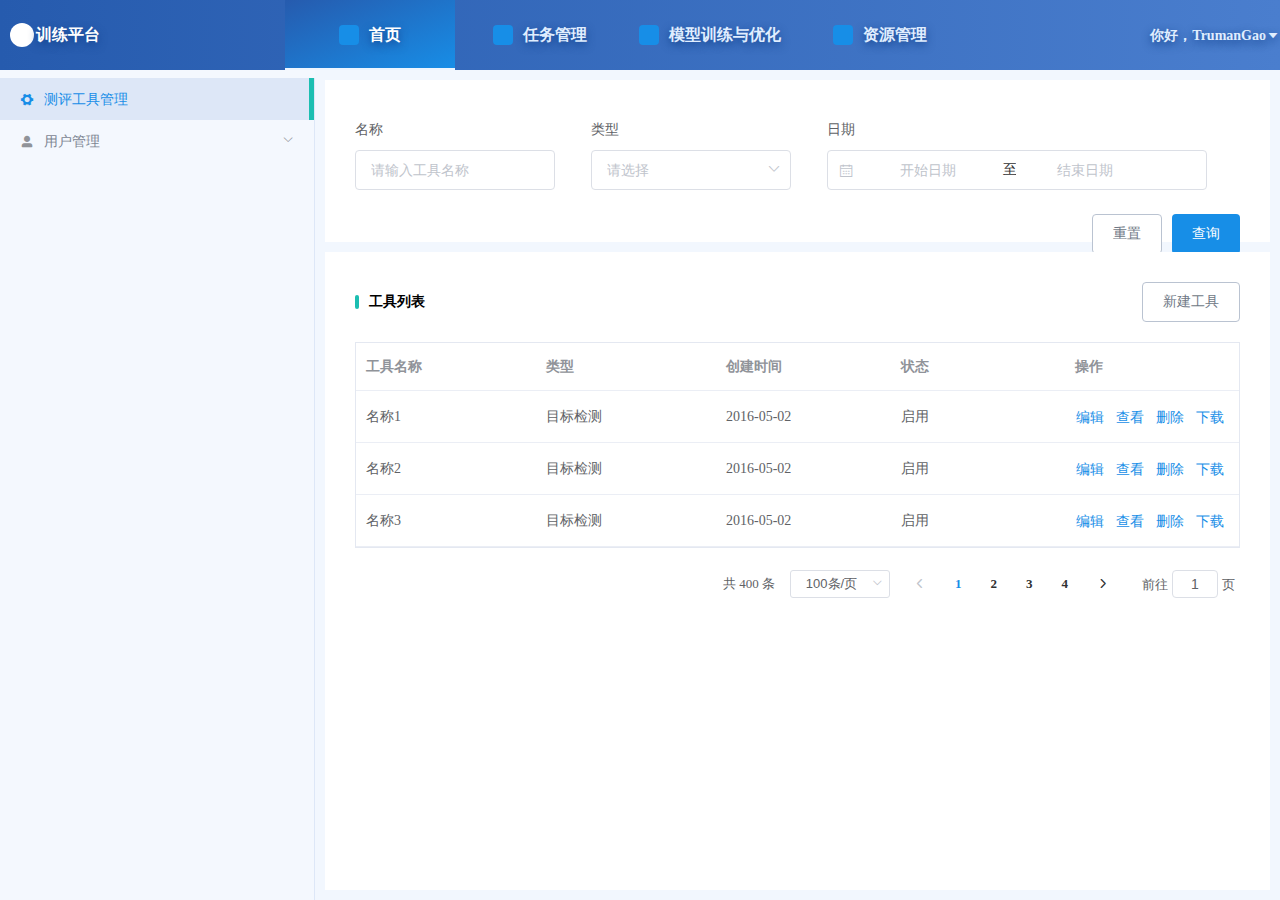
<file: doc/index.html>
<!DOCTYPE html><html lang=""><head><meta charset="utf-8"><meta http-equiv="X-UA-Compatible" content="IE=edge"><meta name="viewport" content="width=device-width,initial-scale=1,maximum-scale=1,user-scalable=no"><meta name="google" content="notranslate"><link rel="icon" href="logo.ico"><link rel="stylesheet" href="//at.alicdn.com/t/font_715225_xen3mmnh77.css"><title>eve-web</title><link href="css/app.a6ffec63.css" rel="preload" as="style"><link href="css/element-ui.0d828fd7.css" rel="preload" as="style"><link href="js/app.9c30fd76.js" rel="preload" as="script"><link href="js/core-js.d2f2b204.js" rel="preload" as="script"><link href="js/element-ui.f93ead42.js" rel="preload" as="script"><link href="js/vendors~app.f1686c73.js" rel="preload" as="script"><link href="js/vue-router.dda54e01.js" rel="preload" as="script"><link href="js/vue.a963e742.js" rel="preload" as="script"><link href="css/element-ui.0d828fd7.css" rel="stylesheet"><link href="css/app.a6ffec63.css" rel="stylesheet"></head><body><noscript><strong>We're sorry but eve-web doesn't work properly without JavaScript enabled. Please enable it to continue.</strong></noscript><div id="app"></div><script src="js/core-js.d2f2b204.js"></script><script src="js/element-ui.f93ead42.js"></script><script src="js/vue-router.dda54e01.js"></script><script src="js/vue.a963e742.js"></script><script src="js/vendors~app.f1686c73.js"></script><script src="js/app.9c30fd76.js"></script></body></html>
</file>
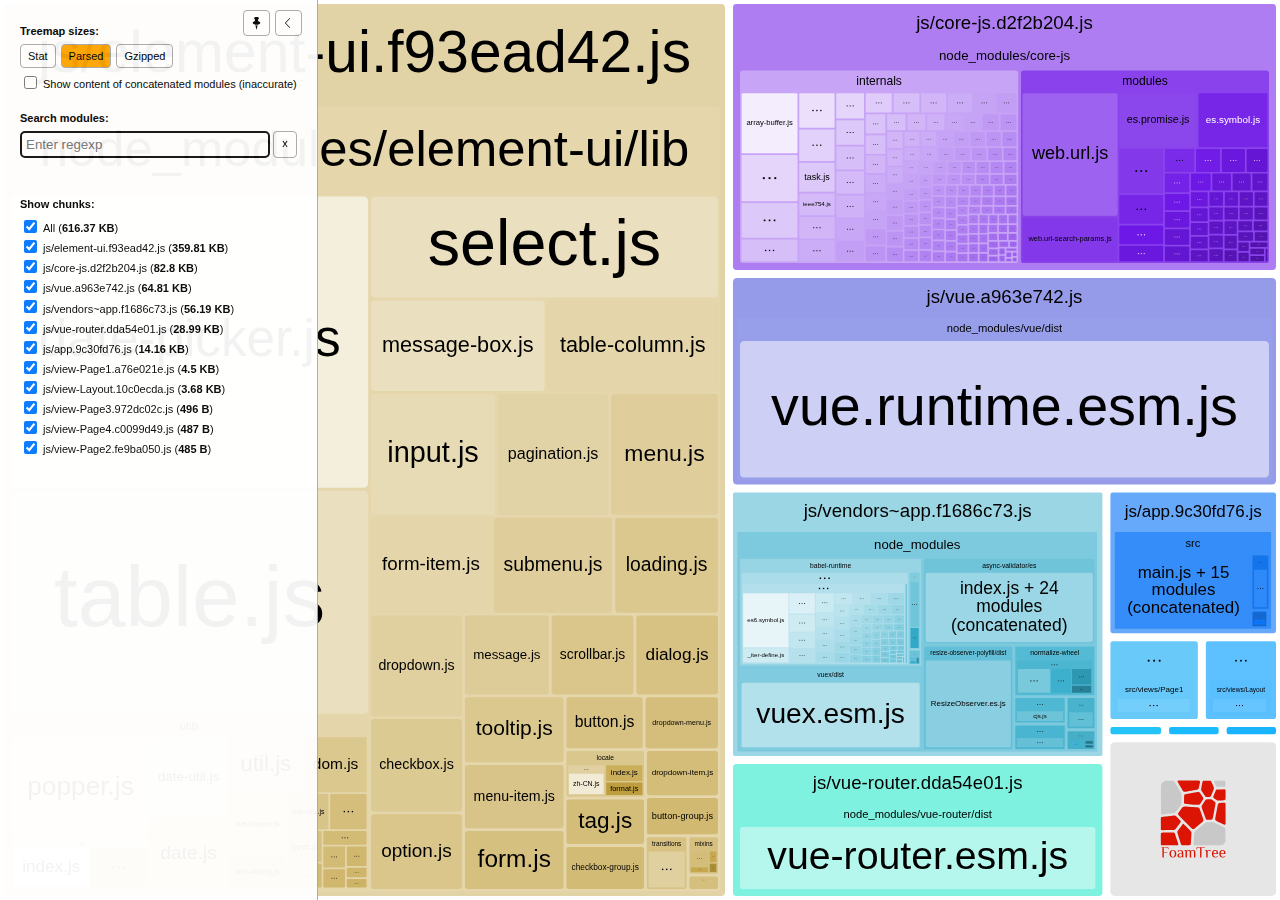
<file: report_ONLINE-2021093001.html>
<!DOCTYPE html>
<html>
  <head>
    <meta charset="UTF-8"/>
    <meta name="viewport" content="width=device-width, initial-scale=1"/>
    <title>eve-web [30 Sep 2021 at 01:38]</title>
    <link rel="shortcut icon" href="[data-uri]" type="image/x-icon" />

    <script>
      window.enableWebSocket = false;
    </script>
    
  <!-- viewer.js -->
  <script>
    !function(e){var t={};function n(r){if(t[r])return t[r].exports;var i=t[r]={i:r,l:!1,exports:{}};return e[r].call(i.exports,i,i.exports,n),i.l=!0,i.exports}n.m=e,n.c=t,n.d=function(e,t,r){n.o(e,t)||Object.defineProperty(e,t,{enumerable:!0,get:r})},n.r=function(e){"undefined"!=typeof Symbol&&Symbol.toStringTag&&Object.defineProperty(e,Symbol.toStringTag,{value:"Module"}),Object.defineProperty(e,"__esModule",{value:!0})},n.t=function(e,t){if(1&t&&(e=n(e)),8&t)return e;if(4&t&&"object"==typeof e&&e&&e.__esModule)return e;var r=Object.create(null);if(n.r(r),Object.defineProperty(r,"default",{enumerable:!0,value:e}),2&t&&"string"!=typeof e)for(var i in e)n.d(r,i,function(t){return e[t]}.bind(null,i));return r},n.n=function(e){var t=e&&e.__esModule?function(){return e.default}:function(){return e};return n.d(t,"a",t),t},n.o=function(e,t){return Object.prototype.hasOwnProperty.call(e,t)},n.p="/",n(n.s=69)}([function(e,t,n){var r;
/*!
  Copyright (c) 2017 Jed Watson.
  Licensed under the MIT License (MIT), see
  http://jedwatson.github.io/classnames
*/!function(){"use strict";var n={}.hasOwnProperty;function i(){for(var e=[],t=0;t<arguments.length;t++){var r=arguments[t];if(r){var o=typeof r;if("string"===o||"number"===o)e.push(r);else if(Array.isArray(r)&&r.length){var a=i.apply(null,r);a&&e.push(a)}else if("object"===o)for(var s in r)n.call(r,s)&&r[s]&&e.push(s)}}return e.join(" ")}e.exports?(i.default=i,e.exports=i):void 0===(r=function(){return i}.apply(t,[]))||(e.exports=r)}()},function(e,t,n){var r=n(40);"string"==typeof r&&(r=[[e.i,r,""]]);var i={hmr:!0,transform:void 0,insertInto:void 0};n(3)(r,i);r.locals&&(e.exports=r.locals)},function(e,t,n){"use strict";e.exports=function(e){var t=[];return t.toString=function(){return this.map((function(t){var n=function(e,t){var n=e[1]||"",r=e[3];if(!r)return n;if(t&&"function"==typeof btoa){var i=(a=r,"/*# sourceMappingURL=data:application/json;charset=utf-8;base64,"+btoa(unescape(encodeURIComponent(JSON.stringify(a))))+" */"),o=r.sources.map((function(e){return"/*# sourceURL="+r.sourceRoot+e+" */"}));return[n].concat(o).concat([i]).join("\n")}var a;return[n].join("\n")}(t,e);return t[2]?"@media "+t[2]+"{"+n+"}":n})).join("")},t.i=function(e,n){"string"==typeof e&&(e=[[null,e,""]]);for(var r={},i=0;i<this.length;i++){var o=this[i][0];null!=o&&(r[o]=!0)}for(i=0;i<e.length;i++){var a=e[i];null!=a[0]&&r[a[0]]||(n&&!a[2]?a[2]=n:n&&(a[2]="("+a[2]+") and ("+n+")"),t.push(a))}},t}},function(e,t,n){var r,i,o={},a=(r=function(){return window&&document&&document.all&&!window.atob},function(){return void 0===i&&(i=r.apply(this,arguments)),i}),s=function(e,t){return t?t.querySelector(e):document.querySelector(e)},u=function(e){var t={};return function(e,n){if("function"==typeof e)return e();if(void 0===t[e]){var r=s.call(this,e,n);if(window.HTMLIFrameElement&&r instanceof window.HTMLIFrameElement)try{r=r.contentDocument.head}catch(i){r=null}t[e]=r}return t[e]}}(),l=null,c=0,h=[],f=n(29);function d(e,t){for(var n=0;n<e.length;n++){var r=e[n],i=o[r.id];if(i){i.refs++;for(var a=0;a<i.parts.length;a++)i.parts[a](r.parts[a]);for(;a<r.parts.length;a++)i.parts.push(m(r.parts[a],t))}else{var s=[];for(a=0;a<r.parts.length;a++)s.push(m(r.parts[a],t));o[r.id]={id:r.id,refs:1,parts:s}}}}function p(e,t){for(var n=[],r={},i=0;i<e.length;i++){var o=e[i],a=t.base?o[0]+t.base:o[0],s={css:o[1],media:o[2],sourceMap:o[3]};r[a]?r[a].parts.push(s):n.push(r[a]={id:a,parts:[s]})}return n}function g(e,t){var n=u(e.insertInto);if(!n)throw new Error("Couldn't find a style target. This probably means that the value for the 'insertInto' parameter is invalid.");var r=h[h.length-1];if("top"===e.insertAt)r?r.nextSibling?n.insertBefore(t,r.nextSibling):n.appendChild(t):n.insertBefore(t,n.firstChild),h.push(t);else if("bottom"===e.insertAt)n.appendChild(t);else{if("object"!=typeof e.insertAt||!e.insertAt.before)throw new Error("[Style Loader]\n\n Invalid value for parameter 'insertAt' ('options.insertAt') found.\n Must be 'top', 'bottom', or Object.\n (https://github.com/webpack-contrib/style-loader#insertat)\n");var i=u(e.insertAt.before,n);n.insertBefore(t,i)}}function b(e){if(null===e.parentNode)return!1;e.parentNode.removeChild(e);var t=h.indexOf(e);t>=0&&h.splice(t,1)}function v(e){var t=document.createElement("style");if(void 0===e.attrs.type&&(e.attrs.type="text/css"),void 0===e.attrs.nonce){var r=function(){0;return n.nc}();r&&(e.attrs.nonce=r)}return y(t,e.attrs),g(e,t),t}function y(e,t){Object.keys(t).forEach((function(n){e.setAttribute(n,t[n])}))}function m(e,t){var n,r,i,o;if(t.transform&&e.css){if(!(o="function"==typeof t.transform?t.transform(e.css):t.transform.default(e.css)))return function(){};e.css=o}if(t.singleton){var a=c++;n=l||(l=v(t)),r=C.bind(null,n,a,!1),i=C.bind(null,n,a,!0)}else e.sourceMap&&"function"==typeof URL&&"function"==typeof URL.createObjectURL&&"function"==typeof URL.revokeObjectURL&&"function"==typeof Blob&&"function"==typeof btoa?(n=function(e){var t=document.createElement("link");return void 0===e.attrs.type&&(e.attrs.type="text/css"),e.attrs.rel="stylesheet",y(t,e.attrs),g(e,t),t}(t),r=T.bind(null,n,t),i=function(){b(n),n.href&&URL.revokeObjectURL(n.href)}):(n=v(t),r=S.bind(null,n),i=function(){b(n)});return r(e),function(t){if(t){if(t.css===e.css&&t.media===e.media&&t.sourceMap===e.sourceMap)return;r(e=t)}else i()}}e.exports=function(e,t){if("undefined"!=typeof DEBUG&&DEBUG&&"object"!=typeof document)throw new Error("The style-loader cannot be used in a non-browser environment");(t=t||{}).attrs="object"==typeof t.attrs?t.attrs:{},t.singleton||"boolean"==typeof t.singleton||(t.singleton=a()),t.insertInto||(t.insertInto="head"),t.insertAt||(t.insertAt="bottom");var n=p(e,t);return d(n,t),function(e){for(var r=[],i=0;i<n.length;i++){var a=n[i];(s=o[a.id]).refs--,r.push(s)}e&&d(p(e,t),t);for(i=0;i<r.length;i++){var s;if(0===(s=r[i]).refs){for(var u=0;u<s.parts.length;u++)s.parts[u]();delete o[s.id]}}}};var x,w=(x=[],function(e,t){return x[e]=t,x.filter(Boolean).join("\n")});function C(e,t,n,r){var i=n?"":r.css;if(e.styleSheet)e.styleSheet.cssText=w(t,i);else{var o=document.createTextNode(i),a=e.childNodes;a[t]&&e.removeChild(a[t]),a.length?e.insertBefore(o,a[t]):e.appendChild(o)}}function S(e,t){var n=t.css,r=t.media;if(r&&e.setAttribute("media",r),e.styleSheet)e.styleSheet.cssText=n;else{for(;e.firstChild;)e.removeChild(e.firstChild);e.appendChild(document.createTextNode(n))}}function T(e,t,n){var r=n.css,i=n.sourceMap,o=void 0===t.convertToAbsoluteUrls&&i;(t.convertToAbsoluteUrls||o)&&(r=f(r)),i&&(r+="\n/*# sourceMappingURL=data:application/json;base64,"+btoa(unescape(encodeURIComponent(JSON.stringify(i))))+" */");var a=new Blob([r],{type:"text/css"}),s=e.href;e.href=URL.createObjectURL(a),s&&URL.revokeObjectURL(s)}},function(e,t,n){var r=n(32);"string"==typeof r&&(r=[[e.i,r,""]]);var i={hmr:!0,transform:void 0,insertInto:void 0};n(3)(r,i);r.locals&&(e.exports=r.locals)},function(e,t,n){"use strict";
/**
 * filesize
 *
 * @copyright 2018 Jason Mulligan <jason.mulligan@avoidwork.com>
 * @license BSD-3-Clause
 * @version 3.6.1
 */!function(t){var n=/^(b|B)$/,r={iec:{bits:["b","Kib","Mib","Gib","Tib","Pib","Eib","Zib","Yib"],bytes:["B","KiB","MiB","GiB","TiB","PiB","EiB","ZiB","YiB"]},jedec:{bits:["b","Kb","Mb","Gb","Tb","Pb","Eb","Zb","Yb"],bytes:["B","KB","MB","GB","TB","PB","EB","ZB","YB"]}},i={iec:["","kibi","mebi","gibi","tebi","pebi","exbi","zebi","yobi"],jedec:["","kilo","mega","giga","tera","peta","exa","zetta","yotta"]};function o(e){var t=arguments.length>1&&void 0!==arguments[1]?arguments[1]:{},o=[],a=0,s=void 0,u=void 0,l=void 0,c=void 0,h=void 0,f=void 0,d=void 0,p=void 0,g=void 0,b=void 0,v=void 0,y=void 0,m=void 0,x=void 0,w=void 0;if(isNaN(e))throw new Error("Invalid arguments");return l=!0===t.bits,v=!0===t.unix,u=t.base||2,b=void 0!==t.round?t.round:v?1:2,y=void 0!==t.separator&&t.separator||"",m=void 0!==t.spacer?t.spacer:v?"":" ",w=t.symbols||t.suffixes||{},x=2===u&&t.standard||"jedec",g=t.output||"string",h=!0===t.fullform,f=t.fullforms instanceof Array?t.fullforms:[],s=void 0!==t.exponent?t.exponent:-1,c=u>2?1e3:1024,(d=(p=Number(e))<0)&&(p=-p),(-1===s||isNaN(s))&&(s=Math.floor(Math.log(p)/Math.log(c)))<0&&(s=0),s>8&&(s=8),0===p?(o[0]=0,o[1]=v?"":r[x][l?"bits":"bytes"][s]):(a=p/(2===u?Math.pow(2,10*s):Math.pow(1e3,s)),l&&(a*=8)>=c&&s<8&&(a/=c,s++),o[0]=Number(a.toFixed(s>0?b:0)),o[1]=10===u&&1===s?l?"kb":"kB":r[x][l?"bits":"bytes"][s],v&&(o[1]="jedec"===x?o[1].charAt(0):s>0?o[1].replace(/B$/,""):o[1],n.test(o[1])&&(o[0]=Math.floor(o[0]),o[1]=""))),d&&(o[0]=-o[0]),o[1]=w[o[1]]||o[1],"array"===g?o:"exponent"===g?s:"object"===g?{value:o[0],suffix:o[1],symbol:o[1]}:(h&&(o[1]=f[s]?f[s]:i[x][s]+(l?"bit":"byte")+(1===o[0]?"":"s")),y.length>0&&(o[0]=o[0].toString().replace(".",y)),o.join(m))}o.partial=function(e){return function(t){return o(t,e)}},e.exports=o}("undefined"!=typeof window&&window)},function(e,t,n){var r=n(48);"string"==typeof r&&(r=[[e.i,r,""]]);var i={hmr:!0,transform:void 0,insertInto:void 0};n(3)(r,i);r.locals&&(e.exports=r.locals)},function(e,t,n){var r=n(37);"string"==typeof r&&(r=[[e.i,r,""]]);var i={hmr:!0,transform:void 0,insertInto:void 0};n(3)(r,i);r.locals&&(e.exports=r.locals)},function(e,t,n){var r=n(59),i=n(14),o=/[&<>"']/g,a=RegExp(o.source);e.exports=function(e){return(e=i(e))&&a.test(e)?e.replace(o,r):e}},function(e,t,n){var r=n(30);"string"==typeof r&&(r=[[e.i,r,""]]);var i={hmr:!0,transform:void 0,insertInto:void 0};n(3)(r,i);r.locals&&(e.exports=r.locals)},function(e,t,n){var r=n(31);"string"==typeof r&&(r=[[e.i,r,""]]);var i={hmr:!0,transform:void 0,insertInto:void 0};n(3)(r,i);r.locals&&(e.exports=r.locals)},function(e,t,n){var r=n(36);"string"==typeof r&&(r=[[e.i,r,""]]);var i={hmr:!0,transform:void 0,insertInto:void 0};n(3)(r,i);r.locals&&(e.exports=r.locals)},function(e,t,n){var r=n(61);"string"==typeof r&&(r=[[e.i,r,""]]);var i={hmr:!0,transform:void 0,insertInto:void 0};n(3)(r,i);r.locals&&(e.exports=r.locals)},function(e,t,n){var r=n(19).Symbol;e.exports=r},function(e,t,n){var r=n(56);e.exports=function(e){return null==e?"":r(e)}},function(e,t,n){var r=n(28);"string"==typeof r&&(r=[[e.i,r,""]]);var i={hmr:!0,transform:void 0,insertInto:void 0};n(3)(r,i);r.locals&&(e.exports=r.locals)},function(e,t,n){var r=n(38);"string"==typeof r&&(r=[[e.i,r,""]]);var i={hmr:!0,transform:void 0,insertInto:void 0};n(3)(r,i);r.locals&&(e.exports=r.locals)},function(e,t,n){var r=n(39);"string"==typeof r&&(r=[[e.i,r,""]]);var i={hmr:!0,transform:void 0,insertInto:void 0};n(3)(r,i);r.locals&&(e.exports=r.locals)},function(e,t){e.exports=function(e){var t=typeof e;return null!=e&&("object"==t||"function"==t)}},function(e,t,n){var r=n(42),i="object"==typeof self&&self&&self.Object===Object&&self,o=r||i||Function("return this")();e.exports=o},function(e,t,n){var r=n(44),i=n(47);e.exports=function(e){return"symbol"==typeof e||i(e)&&"[object Symbol]"==r(e)}},function(e,t){var n=RegExp("[\\u200d\\ud800-\\udfff\\u0300-\\u036f\\ufe20-\\ufe2f\\u20d0-\\u20ff\\ufe0e\\ufe0f]");e.exports=function(e){return n.test(e)}},function(e,t){
/**
 * Carrot Search FoamTree HTML5 (demo variant)
 * v3.4.5, 4fa198d722d767b68d0409e88290ea6de98d1eaa/4fa198d7, build FOAMTREE-SOFTWARE4-DIST-39, Jul 26, 2017
 * 
 * Carrot Search confidential.
 * Copyright 2002-2017, Carrot Search s.c, All Rights Reserved.
 */
!function(){var e,t=function(){var e,n=window.navigator.userAgent;try{window.localStorage.setItem("ftap5caavc","ftap5caavc"),window.localStorage.removeItem("ftap5caavc"),e=!0}catch(r){e=!1}return{of:function(){return/webkit/i.test(n)},mf:function(){return/Mac/.test(n)},lf:function(){return/iPad|iPod|iPhone/.test(n)},hf:function(){return/Android/.test(n)},ii:function(){return"ontouchstart"in window||!!window.DocumentTouch&&document instanceof window.DocumentTouch},hi:function(){return e},gi:function(){var e=document.createElement("canvas");return!(!e.getContext||!e.getContext("2d"))},Dd:function(e,n){return[].forEach&&t.gi()?e&&e():n&&n()}}}(),n=function(){function e(){return window.performance&&(window.performance.now||window.performance.mozNow||window.performance.msNow||window.performance.oNow||window.performance.webkitNow)||Date.now}var t=e();return{create:function(){return{now:(t=e(),function(){return t.call(window.performance)})};var t},now:function(){return t.call(window.performance)}}}();function r(){function r(){if(!u)throw"AF0";var e=n.now();0!==l&&(o.Kd=e-l),l=e,s=s.filter((function(e){return null!==e})),o.frames++;for(var t=0;t<s.length;t++){var r=s[t];null!==r&&(!0===r.ye.call(r.Yg)?s[t]=null:m.Sc(r.repeat)&&(r.repeat=r.repeat-1,0>=r.repeat&&(s[t]=null)))}s=s.filter((function(e){return null!==e})),u=!1,i(),0!==(e=n.now()-e)&&(o.Jd=e),o.totalTime+=e,o.Oe=1e3*o.frames/o.totalTime,l=0===s.length?0:n.now()}function i(){0<s.length&&!u&&(u=!0,a(r))}var o=this.rg={frames:0,totalTime:0,Jd:0,Kd:0,Oe:0};e=o;var a=t.lf()?function(e){window.setTimeout(e,0)}:window.requestAnimationFrame||window.webkitRequestAnimationFrame||window.mozRequestAnimationFrame||window.oRequestAnimationFrame||window.msRequestAnimationFrame||function(){var e=n.create();return function(t){var n=0;window.setTimeout((function(){var r=e.now();t(),n=e.now()-r}),16>n?16-n:0)}}(),s=[],u=!1,l=0;this.repeat=function(e,t,n){this.cancel(e),s.push({ye:e,Yg:n,repeat:t}),i()},this.d=function(e,t){this.repeat(e,1,t)},this.cancel=function(e){for(var t=0;t<s.length;t++){var n=s[t];null!==n&&n.ye===e&&(s[t]=null)}},this.k=function(){s=[]}}var i,o=t.Dd((function(){function e(){this.buffer=[],this.oa=0,this.Gc=m.extend({},s)}function t(e){return function(){var t,n=this.buffer,r=this.oa;for(n[r++]="call",n[r++]=e,n[r++]=arguments.length,t=0;t<arguments.length;t++)n[r++]=arguments[t];this.oa=r}}function n(e){return function(){return r[e].apply(r,arguments)}}(i=document.createElement("canvas")).width=1,i.height=1;var r=i.getContext("2d"),i=["font"],a="fillStyle globalAlpha globalCompositeOperation lineCap lineDashOffset lineJoin lineWidth miterLimit shadowBlur shadowColor shadowOffsetX shadowOffsetY strokeStyle textAlign textBaseline".split(" "),s={};return a.concat(i).forEach((function(e){s[e]=r[e]})),e.prototype.clear=function(){this.oa=0},e.prototype.Na=function(){return 0===this.oa},e.prototype.Ta=function(e){e instanceof o?function(e,t,n){for(var r=0,i=e.oa,o=e.buffer;r<n;)o[i++]=t[r++];e.oa=i}(e,this.buffer,this.oa):function(e,t,n,r){for(var i=0;i<n;)switch(t[i++]){case"set":e[t[i++]]=t[i++];break;case"setGlobalAlpha":e[t[i++]]=t[i++]*r;break;case"call":var o=t[i++];switch(t[i++]){case 0:e[o]();break;case 1:e[o](t[i++]);break;case 2:e[o](t[i++],t[i++]);break;case 3:e[o](t[i++],t[i++],t[i++]);break;case 4:e[o](t[i++],t[i++],t[i++],t[i++]);break;case 5:e[o](t[i++],t[i++],t[i++],t[i++],t[i++]);break;case 6:e[o](t[i++],t[i++],t[i++],t[i++],t[i++],t[i++]);break;case 7:e[o](t[i++],t[i++],t[i++],t[i++],t[i++],t[i++],t[i++]);break;case 8:e[o](t[i++],t[i++],t[i++],t[i++],t[i++],t[i++],t[i++],t[i++]);break;case 9:e[o](t[i++],t[i++],t[i++],t[i++],t[i++],t[i++],t[i++],t[i++],t[i++]);break;default:throw"CB0"}}}(e,this.buffer,this.oa,m.B(e.globalAlpha,1))},e.prototype.replay=e.prototype.Ta,e.prototype.d=function(){return new e},e.prototype.scratch=e.prototype.d,"arc arcTo beginPath bezierCurveTo clearRect clip closePath drawImage fill fillRect fillText lineTo moveTo putImageData quadraticCurveTo rect rotate scale setLineDash setTransform stroke strokeRect strokeText transform translate".split(" ").forEach((function(n){e.prototype[n]=t(n)})),["measureText","createLinearGradient","createRadialGradient","createPattern","getLineDash"].forEach((function(t){e.prototype[t]=n(t)})),["save","restore"].forEach((function(r){e.prototype[r]=function(e,t){return function(){e.apply(this,arguments),t.apply(this,arguments)}}(t(r),n(r))})),i.forEach((function(t){Object.defineProperty(e.prototype,t,{set:function(e){r[t]=e,this.Gc[t]=e;var n=this.buffer;n[this.oa++]="set",n[this.oa++]=t,n[this.oa++]=e},get:function(){return this.Gc[t]}})})),a.forEach((function(t){Object.defineProperty(e.prototype,t,{set:function(e){this.Gc[t]=e;var n=this.buffer;n[this.oa++]="globalAlpha"===t?"setGlobalAlpha":"set",n[this.oa++]=t,n[this.oa++]=e},get:function(){return this.Gc[t]}})})),e.prototype.roundRect=function(e,t,n,r,i){this.beginPath(),this.moveTo(e+i,t),this.lineTo(e+n-i,t),this.quadraticCurveTo(e+n,t,e+n,t+i),this.lineTo(e+n,t+r-i),this.quadraticCurveTo(e+n,t+r,e+n-i,t+r),this.lineTo(e+i,t+r),this.quadraticCurveTo(e,t+r,e,t+r-i),this.lineTo(e,t+i),this.quadraticCurveTo(e,t,e+i,t),this.closePath()},e.prototype.fillPolygonWithText=function(e,t,n,r,i){i||(i={});var a={sb:m.B(i.maxFontSize,D.Ea.sb),Zc:m.B(i.minFontSize,D.Ea.Zc),lineHeight:m.B(i.lineHeight,D.Ea.lineHeight),pb:m.B(i.horizontalPadding,D.Ea.pb),eb:m.B(i.verticalPadding,D.Ea.eb),tb:m.B(i.maxTotalTextHeight,D.Ea.tb),fontFamily:m.B(i.fontFamily,D.Ea.fontFamily),fontStyle:m.B(i.fontStyle,D.Ea.fontStyle),fontVariant:m.B(i.fontVariant,D.Ea.fontVariant),fontWeight:m.B(i.fontWeight,D.Ea.fontWeight),verticalAlign:m.B(i.verticalAlign,D.Ea.verticalAlign)},s=i.cache;if(s&&m.Q(i,"area")){s.jd||(s.jd=new o);var u=i.area,l=m.B(i.cacheInvalidationThreshold,.05);e=D.xe(a,this,r,e,z.q(e,{}),{x:t,y:n},i.allowForcedSplit||!1,i.allowEllipsis||!1,s,u,l,i.invalidateCache)}else e=D.Le(a,this,r,e,z.q(e,{}),{x:t,y:n},i.allowForcedSplit||!1,i.allowEllipsis||!1);return e.la?{fit:!0,lineCount:e.mc,fontSize:e.fontSize,box:{x:e.da.x,y:e.da.y,w:e.da.f,h:e.da.i},ellipsis:e.ec}:{fit:!1}},e})),a=t.Dd((function(){function e(e){this.O=e,this.d=[],this.Ib=[void 0],this.Nc=["#SIZE#px sans-serif"],this.Ld=[0],this.Md=[1],this.ie=[0],this.je=[0],this.ke=[0],this.Qd=[10],this.hc=[10],this.Sb=[this.Ib,this.Nc,this.hc,this.Ld,this.Md,this.ie,this.Qd,this.je,this.ke],this.ga=[1,0,0,1,0,0]}function t(e){var t=e.O,n=e.Sb[0].length-1;e.Ib[n]&&(t.setLineDash(e.Ib[n]),t.Tj=e.Ld[n]),t.miterLimit=e.Qd[n],t.lineWidth=e.Md[n],t.shadowBlur=e.ie[n],t.shadowOffsetX=e.je[n],t.shadowOffsetY=e.ke[n],t.font=e.Nc[n].replace("#SIZE#",e.hc[n].toString())}function n(e,t,n){return e*n[0]+t*n[2]+n[4]}function r(e,t,n){return e*n[1]+t*n[3]+n[5]}function i(e,t){for(var n=0;n<e.length;n++)e[n]*=t[0];return e}e.prototype.save=function(){this.d.push(this.ga.slice(0));for(var e=0;e<this.Sb.length;e++){var t=this.Sb[e];t.push(t[t.length-1])}this.O.save()},e.prototype.restore=function(){this.ga=this.d.pop();for(var e=0;e<this.Sb.length;e++)this.Sb[e].pop();this.O.restore(),t(this)},e.prototype.scale=function(e,n){(r=this.ga)[0]*=e,r[1]*=e,r[2]*=n,r[3]*=n;var r=this.ga,o=this.Sb,a=o[0].length-1,s=this.Ib[a];for(s&&i(s,r),s=2;s<o.length;s++){o[s][a]*=r[0]}t(this)},e.prototype.translate=function(e,t){var n=this.ga;n[4]+=n[0]*e+n[2]*t,n[5]+=n[1]*e+n[3]*t},["moveTo","lineTo"].forEach((function(t){e.prototype[t]=function(e){return function(t,i){var o=this.ga;return this.O[e].call(this.O,n(t,i,o),r(t,i,o))}}(t)})),["clearRect","fillRect","strokeRect","rect"].forEach((function(t){e.prototype[t]=function(e){return function(t,i,o,a){var s=this.ga;return this.O[e].call(this.O,n(t,i,s),r(t,i,s),o*s[0],a*s[3])}}(t)})),"fill stroke beginPath closePath clip createImageData createPattern getImageData putImageData getLineDash setLineDash".split(" ").forEach((function(t){e.prototype[t]=function(e){return function(){return this.O[e].apply(this.O,arguments)}}(t)})),[{vb:"lineDashOffset",zb:function(e){return e.Ld}},{vb:"lineWidth",zb:function(e){return e.Md}},{vb:"miterLimit",zb:function(e){return e.Qd}},{vb:"shadowBlur",zb:function(e){return e.ie}},{vb:"shadowOffsetX",zb:function(e){return e.je}},{vb:"shadowOffsetY",zb:function(e){return e.ke}}].forEach((function(t){Object.defineProperty(e.prototype,t.vb,{set:function(e){var n=t.zb(this);e*=this.ga[0],n[n.length-1]=e,this.O[t.vb]=e}})}));var o=/(\d+(?:\.\d+)?)px/;return Object.defineProperty(e.prototype,"font",{set:function(e){var t=o.exec(e);if(1<t.length){var n=this.hc.length-1;this.hc[n]=parseFloat(t[1]),this.Nc[n]=e.replace(o,"#SIZE#px"),this.O.font=this.Nc[n].replace("#SIZE#",(this.hc[n]*this.ga[0]).toString())}}}),"fillStyle globalAlpha globalCompositeOperation lineCap lineJoin shadowColor strokeStyle textAlign textBaseline".split(" ").forEach((function(t){Object.defineProperty(e.prototype,t,{set:function(e){this.O[t]=e}})})),e.prototype.arc=function(e,t,i,o,a,s){var u=this.ga;this.O.arc(n(e,t,u),r(e,t,u),i*u[0],o,a,s)},e.prototype.arcTo=function(e,t,i,o,a){var s=this.ga;this.O.arc(n(e,t,s),r(e,t,s),n(i,o,s),r(i,o,s),a*s[0])},e.prototype.bezierCurveTo=function(e,t,i,o,a,s){var u=this.ga;this.O.bezierCurveTo(n(e,t,u),r(e,t,u),n(i,o,u),r(i,o,u),n(a,s,u),r(a,s,u))},e.prototype.drawImage=function(e,t,i,o,a,s,u,l,c){function h(t,i,o,a){d.push(n(t,i,f)),d.push(r(t,i,f)),o=m.V(o)?e.width:o,a=m.V(a)?e.height:a,d.push(o*f[0]),d.push(a*f[3])}var f=this.ga,d=[e];m.V(s)?h(t,i,o,a):h(s,u,l,c),this.O.drawImage.apply(this.O,d)},e.prototype.quadraticCurveTo=function(e,t,i,o){var a=this.ga;this.O.quadraticCurveTo(n(e,t,a),r(e,t,a),n(i,o,a),r(i,o,a))},e.prototype.fillText=function(e,t,i,o){var a=this.ga;this.O.fillText(e,n(t,i,a),r(t,i,a),m.Sc(o)?o*a[0]:1e20)},e.prototype.setLineDash=function(e){e=i(e.slice(0),this.ga),this.Ib[this.Ib.length-1]=e,this.O.setLineDash(e)},e})),s=(i=!t.of()||t.lf()||t.hf()?1:7,{eh:function(){function e(e){e.beginPath(),u.le(e,l)}(a=document.createElement("canvas")).width=800,a.height=600;var t,r=a.getContext("2d"),o=a.width,a=a.height,s=0,l=[{x:0,y:100}];for(t=1;6>=t;t++)s=2*t*Math.PI/6,l.push({x:0+100*Math.sin(s),y:0+100*Math.cos(s)});t={polygonPlainFill:[e,function(e){e.fillStyle="rgb(255, 0, 0)",e.fill()}],polygonPlainStroke:[e,function(e){e.strokeStyle="rgb(128, 0, 0)",e.lineWidth=2,e.closePath(),e.stroke()}],polygonGradientFill:[e,function(e){var t=e.createRadialGradient(0,0,10,0,0,60);t.addColorStop(0,"rgb(255, 0, 0)"),t.addColorStop(1,"rgb(255, 255, 0)"),e.fillStyle=t,e.fill()}],polygonGradientStroke:[e,function(e){var t=e.createLinearGradient(-100,-100,100,100);t.addColorStop(0,"rgb(224, 0, 0)"),t.addColorStop(1,"rgb(32, 0, 0)"),e.strokeStyle=t,e.lineWidth=2,e.closePath(),e.stroke()}],polygonExposureShadow:[e,function(e){e.shadowBlur=50,e.shadowColor="rgba(0, 0, 0, 1)",e.fillStyle="rgba(0, 0, 0, 1)",e.globalCompositeOperation="source-over",e.fill(),e.shadowBlur=0,e.shadowColor="transparent",e.globalCompositeOperation="destination-out",e.fill()}],labelPlainFill:[function(e){e.fillStyle="#000",e.font="24px sans-serif",e.textAlign="center"},function(e){e.fillText("Some text",0,-16),e.fillText("for testing purposes",0,16)}]},s=100/Object.keys(t).length;var c,h=n.now(),f={};for(c in t){var d,p=t[c],g=n.now(),b=0;do{for(r.save(),r.translate(Math.random()*o,Math.random()*a),d=3*Math.random()+.5,r.scale(d,d),d=0;d<p.length;d++)p[d](r);r.restore(),b++,d=n.now()}while(d-g<s);f[c]=i*(d-g)/b}return f.total=n.now()-h,f}}),u={le:function(e,t){var n=t[0];e.moveTo(n.x,n.y);for(var r=t.length-1;0<r;r--)n=t[r],e.lineTo(n.x,n.y)},rj:function(e,t,n,r){var i,o,a,s,u,l=[],c=0,h=t.length;for(a=0;a<h;a++)i=t[a],o=t[(a+1)%h],i=z.d(i,o),i=Math.sqrt(i),l.push(i),c+=i;n=r*(n+.5*r*c/h),r={};c={};var f={};for(a=0;a<h;a++)i=t[a],o=t[(a+1)%h],s=t[(a+2)%h],u=l[(a+1)%h],u=Math.min(.5,n/u),z.Aa(1-u,o,s,c),z.Aa(u,o,s,f),0==a&&(s=Math.min(.5,n/l[0]),z.Aa(s,i,o,r),e.moveTo(r.x,r.y)),e.quadraticCurveTo(o.x,o.y,c.x,c.y),e.lineTo(f.x,f.y);return!0}};function l(e){function t(e){c[e].style.opacity=f*h[e]}function n(e){e.width=Math.round(o*e.n),e.height=Math.round(a*e.n)}function r(){return/relative|absolute|fixed/.test(window.getComputedStyle(i,null).getPropertyValue("position"))}var i,o,a,s,u,l=[],c={},h={},f=0;this.H=function(t){i=t,r()||(i.style.position="relative"),0!=i.clientWidth&&0!=i.clientHeight||I.Pa("element has zero dimensions: "+i.clientWidth+" x "+i.clientHeight+"."),i.innerHTML="",o=i.clientWidth,a=i.clientHeight,s=0!==o?o:void 0,u=0!==a?a:void 0,"embedded"===i.getAttribute("data-foamtree")&&I.Pa("visualization already embedded in the element."),i.setAttribute("data-foamtree","embedded"),e.c.p("stage:initialized",this,i,o,a)},this.lb=function(){i.removeAttribute("data-foamtree"),l=[],c={},e.c.p("stage:disposed",this,i)},this.k=function(){if(r()||(i.style.position="relative"),o=i.clientWidth,a=i.clientHeight,0!==o&&0!==a&&(o!==s||a!==u)){for(var t=l.length-1;0<=t;t--)n(l[t]);e.c.p("stage:resized",s,u,o,a),s=o,u=a}},this.fj=function(e,t){e.n=t,n(e)},this.oc=function(r,o,a){var s=document.createElement("canvas");return s.setAttribute("style","position: absolute; top: 0; bottom: 0; left: 0; right: 0; width: 100%; height: 100%; -webkit-touch-callout: none; -webkit-user-select: none; -moz-user-select: none; -ms-user-select: none; user-select: none;"),s.n=o,n(s),l.push(s),c[r]=s,h[r]=1,t(r),a||i.appendChild(s),e.c.p("stage:newLayer",r,s),s},this.kc=function(e,n){return m.V(n)||(h[e]=n,t(e)),h[e]},this.d=function(e){return m.V(e)||(f=e,m.Ga(c,(function(e,n){t(n)}))),f}}function c(e){function t(e,t,n){return y=!0,p.x=0,p.y=0,g.x=0,g.y=0,a=f,s.x=d.x,s.y=d.y,t(),u*=e,l=n?u/a:e,l=Math.max(.25/a,l),!0}function n(e,t){return t.x=e.x/f+d.x,t.y=e.y/f+d.y,t}function r(e,t,n,r,i,o,a,s,u){var l=(e-n)*(o-s)-(t-r)*(i-a);return!(1e-5>Math.abs(l))&&(u.x=((e*r-t*n)*(i-a)-(e-n)*(i*s-o*a))/l,u.y=((e*r-t*n)*(o-s)-(t-r)*(i*s-o*a))/l,!0)}var i,o,a=1,s={x:0,y:0},u=1,l=1,c=1,h={x:0,y:0},f=1,d={x:0,y:0},p={x:0,y:0},g={x:0,y:0},b={x:0,y:0,f:0,i:0},v={x:0,y:0,f:0,i:0,scale:1},y=!0;e.c.j("stage:initialized",(function(e,t,n,r){i=n,o=r,b.x=0,b.y=0,b.f=n,b.i=r,v.x=0,v.y=0,v.f=n,v.i=r,v.scale=1})),e.c.j("stage:resized",(function(e,t,n,r){function a(e){e.x*=l,e.y*=c}function u(e){a(e),e.f*=l,e.i*=c}i=n,o=r;var l=n/e,c=r/t;a(s),a(d),a(h),a(p),a(g),u(b),u(v)})),this.Yb=function(e,r){return t(r,(function(){n(e,h)}),!0)},this.Y=function(e,n){if(1==Math.round(1e4*n)/1e4){var i=b.x-d.x,o=b.y-d.y;return t(1,(function(){}),!0),this.d(-i,-o)}return t(n,(function(){for(var t=!1;!t;){t=Math.random();var n=Math.random(),i=Math.random(),o=Math.random();t=r(e.x+t*e.f,e.y+n*e.i,b.x+t*b.f,b.y+n*b.i,e.x+i*e.f,e.y+o*e.i,b.x+i*b.f,b.y+o*b.i,h)}}),!0)},this.sc=function(e,n){var a,s,u,l;return(a=e.f/e.i)<(s=i/o)?(u=e.i*s,l=e.i,a=e.x-.5*(u-e.f),s=e.y):a>s?(u=e.f,l=e.f*o/i,a=e.x,s=e.y-.5*(l-e.i)):(a=e.x,s=e.y,u=e.f,l=e.i),a-=u*n,u*=1+2*n,r(a,s-=l*n,d.x,d.y,a+u,s,d.x+i/f,d.y,h)?t(i/f/u,m.ta,!1):(y=!1,this.d(f*(d.x-a),f*(d.y-s)))},this.d=function(e,t){var n=Math.round(1e4*e)/1e4,r=Math.round(1e4*t)/1e4;return g.x+=n/f,g.y+=r/f,0!==n||0!==r},this.reset=function(e){return e&&this.content(0,0,i,o),this.Y({x:b.x+d.x,y:b.y+d.y,f:b.f/f,i:b.i/f},c/u)},this.Qb=function(e){c=Math.min(1,Math.round(1e4*(e||u))/1e4)},this.k=function(){return d.x<b.x?(b.x-d.x)*f:d.x+i/f>b.x+b.f?-(d.x+i/f-b.x-b.f)*f:0},this.A=function(){return d.y<b.y?(b.y-d.y)*f:d.y+o/f>b.y+b.i?-(d.y+o/f-b.y-b.i)*f:0},this.update=function(e){var t=Math.abs(Math.log(l));6>t?t=2:(t/=4,t+=3*t*(1<l?e:1-e)),t=1<l?Math.pow(e,t):1-Math.pow(1-e,t),f=a*(t=(y?t:1)*(l-1)+1),d.x=h.x-(h.x-s.x)/t,d.y=h.y-(h.y-s.y)/t,d.x-=p.x*(1-e)+g.x*e,d.y-=p.y*(1-e)+g.y*e,1===e&&(p.x=g.x,p.y=g.y),v.x=d.x,v.y=d.y,v.f=i/f,v.i=o/f,v.scale=f},this.S=function(e){return e.x=v.x,e.y=v.y,e.scale=v.scale,e},this.absolute=function(e,t){return n(e,t||{})},this.nd=function(e,t){var n=t||{};return n.x=(e.x-d.x)*f,n.y=(e.y-d.y)*f,n},this.Hc=function(e){return this.scale()<c/e},this.Rd=function(){return m.Fd(f,1)},this.scale=function(){return Math.round(1e4*f)/1e4},this.content=function(e,t,n,r){b.x=e,b.y=t,b.f=n,b.i=r},this.Jc=function(e,t){var n;for(n=e.length-1;0<=n;n--){var r=e[n];r.save(),r.scale(f,f),r.translate(-d.x,-d.y)}for(t(v),n=e.length-1;0<=n;n--)(r=e[n]).restore()}}var h=new function(){function e(e){if("hsl"==e.model||"hsla"==e.model)return e;var t,n=e.r/=255,r=e.g/=255,i=e.b/=255,o=Math.max(n,r,i),a=(o+(u=Math.min(n,r,i)))/2;if(o==u)t=u=0;else{var s=o-u,u=.5<a?s/(2-o-u):s/(o+u);switch(o){case n:t=(r-i)/s+(r<i?6:0);break;case r:t=(i-n)/s+2;break;case i:t=(n-r)/s+4}t/=6}return e.h=360*t,e.s=100*u,e.l=100*a,e.model="hsl",e}var t={h:0,s:0,l:0,a:1,model:"hsla"};this.Ba=function(n){return m.Tc(n)?e(h.Hg(n)):m.jc(n)?e(n):t},this.Hg=function(e){var n;return(n=/rgba\(\s*([^,\s]+)\s*,\s*([^,\s]+)\s*,\s*([^,\s]+)\s*,\s*([^,\s]+)\s*\)/.exec(e))&&5==n.length?{r:parseFloat(n[1]),g:parseFloat(n[2]),b:parseFloat(n[3]),a:parseFloat(n[4]),model:"rgba"}:(n=/hsla\(\s*([^,\s]+)\s*,\s*([^,%\s]+)%\s*,\s*([^,\s%]+)%\s*,\s*([^,\s]+)\s*\)/.exec(e))&&5==n.length?{h:parseFloat(n[1]),s:parseFloat(n[2]),l:parseFloat(n[3]),a:parseFloat(n[4]),model:"hsla"}:(n=/rgb\(\s*([^,\s]+)\s*,\s*([^,\s]+)\s*,\s*([^,\s]+)\s*\)/.exec(e))&&4==n.length?{r:parseFloat(n[1]),g:parseFloat(n[2]),b:parseFloat(n[3]),a:1,model:"rgb"}:(n=/hsl\(\s*([^,\s]+)\s*,\s*([^,\s%]+)%\s*,\s*([^,\s%]+)%\s*\)/.exec(e))&&4==n.length?{h:parseFloat(n[1]),s:parseFloat(n[2]),l:parseFloat(n[3]),a:1,model:"hsl"}:(n=/#([0-9a-fA-F]{2})([0-9a-fA-F]{2})([0-9a-fA-F]{2})/.exec(e))&&4==n.length?{r:parseInt(n[1],16),g:parseInt(n[2],16),b:parseInt(n[3],16),a:1,model:"rgb"}:(n=/#([0-9a-fA-F])([0-9a-fA-F])([0-9a-fA-F])/.exec(e))&&4==n.length?{r:17*parseInt(n[1],16),g:17*parseInt(n[2],16),b:17*parseInt(n[3],16),a:1,model:"rgb"}:t},this.Cg=function(e){function t(e,t,n){return 0>n&&(n+=1),1<n&&(n-=1),n<1/6?e+6*(t-e)*n:.5>n?t:n<2/3?e+(t-e)*(2/3-n)*6:e}if("rgb"==e.model||"rgba"==e.model)return Math.sqrt(e.r*e.r*.241+e.g*e.g*.691+e.b*e.b*.068)/255;var n,r;n=e.l/100;var i=e.s/100;if(r=e.h/360,0==e.Wj)n=e=r=n;else{var o=2*n-(i=.5>n?n*(1+i):n+i-n*i);n=t(o,i,r+1/3),e=t(o,i,r),r=t(o,i,r-1/3)}return Math.sqrt(65025*n*n*.241+65025*e*e*.691+65025*r*r*.068)/255},this.Ng=function(e){if(m.Tc(e))return e;if(!m.jc(e))return"#000";switch(e.model){case"hsla":return h.Ig(e);case"hsl":return h.Ac(e);case"rgba":return h.Lg(e);case"rgb":return h.Kg(e);default:return"#000"}},this.Lg=function(e){return"rgba("+(.5+e.r|0)+","+(.5+e.g|0)+","+(.5+e.b|0)+","+e.a+")"},this.Kg=function(e){return"rgba("+(.5+e.r|0)+","+(.5+e.g|0)+","+(.5+e.b|0)+")"},this.Ig=function(e){return"hsla("+(.5+e.h|0)+","+(.5+e.s|0)+"%,"+(.5+e.l|0)+"%,"+e.a+")"},this.Ac=function(e){return"hsl("+(.5+e.h|0)+","+(.5+e.s|0)+"%,"+(.5+e.l|0)+"%)"},this.Y=function(e,t,n){return"hsl("+(.5+e|0)+","+(.5+t|0)+"%,"+(.5+n|0)+"%)"}};function f(){var e,t=!1,n=[],r=this,i=new function(){this.N=function(i){return i&&(t?i.apply(r,e):n.push(i)),this},this.ih=function(e){return r=e,{then:this.N}}};this.J=function(){e=arguments;for(var i=0;i<n.length;i++)n[i].apply(r,e);return t=!0,this},this.L=function(){return i}}function d(e){var t=new f,n=e.length;if(0<e.length)for(var r=e.length-1;0<=r;r--)e[r].N((function(){0==--n&&t.J()}));else t.J();return t.L()}function p(e){var t=0;this.d=function(){t++},this.k=function(){0===--t&&e()},this.clear=function(){t=0},this.A=function(){return 0===t}}var g=function(e,t,n,r){return r=r||{},e=e.getBoundingClientRect(),r.x=t-e.left,r.y=n-e.top,r};function b(){var e=document,t={};this.addEventListener=function(n,r){var i=t[n];i||(i=[],t[n]=i),i.push(r),e.addEventListener(n,r)},this.d=function(){m.Ga(t,(function(t,n){for(var r=t.length-1;0<=r;r--)e.removeEventListener(n,t[r])}))}}function v(e){function n(e){return function(t){r(t)&&e.apply(this,arguments)}}function r(t){for(t=t.target;t;){if(t===e)return!0;t=t.parentElement}return!1}function i(e,t,n){o(e,n=n||{});for(var r=0;r<t.length;r++)t[r].call(e.target,n);return(void 0===n.Mb&&n.zi||"prevent"===n.Mb)&&e.preventDefault(),n}function o(t,n){return g(e,t.clientX,t.clientY,n),n.altKey=t.altKey,n.metaKey=t.metaKey,n.ctrlKey=t.ctrlKey,n.shiftKey=t.shiftKey,n.xb=3===t.which,n}var a=new b,s=[],u=[],l=[],c=[],h=[],f=[],d=[],p=[],v=[],y=[],m=[];this.d=function(e){s.push(e)},this.k=function(e){h.push(e)},this.ya=function(e){u.push(e)},this.Ba=function(e){l.push(e)},this.Pa=function(e){c.push(e)},this.Aa=function(e){m.push(e)},this.za=function(e){f.push(e)},this.Ja=function(e){d.push(e)},this.Y=function(e){p.push(e)},this.A=function(e){v.push(e)},this.S=function(e){y.push(e)},this.lb=function(){a.d()};var x,w,C,S,T={x:0,y:0},M={x:0,y:0},k=!1,j=!1;a.addEventListener("mousedown",n((function(t){if(t.target!==e){var n=i(t,l);M.x=n.x,M.y=n.y,T.x=n.x,T.y=n.y,k=!0,i(t,p),w=!1,x=window.setTimeout((function(){100>z.d(T,n)&&(window.clearTimeout(S),i(t,u),w=!0)}),400)}}))),a.addEventListener("mouseup",(function(e){if(i(e,c),k){if(j&&i(e,y),window.clearTimeout(x),!w&&!j&&r(e)){var t=function(e){var t={};return t.x=e.pageX,t.y=e.pageY,t}(e);C&&100>z.d(t,C)?i(e,h):i(e,s),C=t,S=window.setTimeout((function(){C=null}),350)}j=k=!1}})),a.addEventListener("mousemove",(function(e){var t=o(e,{});r(e)&&i(e,f,{type:"move"}),T.x=t.x,T.y=t.y,k&&!j&&100<z.d(M,T)&&(j=!0),j&&i(e,v,t)})),a.addEventListener("mouseout",n((function(e){i(e,d,{type:"out"})}))),a.addEventListener(void 0!==document.onmousewheel?"mousewheel":"MozMousePixelScroll",n((function(e){var n=e.wheelDelta,r=e.detail;i(e,m,{wd:(r?n?0<n/r/40*r?1:-1:-r/(t.mf()?40:19):n/40)/3,zi:!0})}))),a.addEventListener("contextmenu",n((function(e){e.preventDefault()})))}var y=function(){function e(e){return function(t){return Math.pow(t,e)}}function t(e){return function(t){return 1-Math.pow(1-t,e)}}function n(e){return function(t){return 1>(t*=2)?.5*Math.pow(t,e):1-.5*Math.abs(Math.pow(2-t,e))}}function r(e){return function(t){for(var n=0;n<e.length;n++)t=(0,e[n])(t);return t}}return{pa:function(e){switch(e){case"linear":return y.Jb;case"bounce":return y.Vg;case"squareIn":return y.og;case"squareOut":return y.Rb;case"squareInOut":return y.pg;case"cubicIn":return y.Zg;case"cubicOut":return y.ze;case"cubicInOut":return y.$g;case"quadIn":return y.Ri;case"quadOut":return y.Ti;case"quadInOut":return y.Si;default:return y.Jb}},Jb:function(e){return e},Vg:r([n(2),function(e){return 0===e?0:1===e?1:e*(e*(e*(e*(25.9425*e-85.88)+105.78)-58.69)+13.8475)}]),og:e(2),Rb:t(2),pg:n(2),Zg:e(3),ze:t(3),$g:n(3),Ri:e(2),Ti:t(2),Si:n(2),d:r}}(),m={V:function(e){return void 0===e},nf:function(e){return null===e},Sc:function(e){return"[object Number]"===Object.prototype.toString.call(e)},Tc:function(e){return"[object String]"===Object.prototype.toString.call(e)},Gd:function(e){return"function"==typeof e},jc:function(e){return e===Object(e)},Fd:function(e,t){return 1e-6>e-t&&-1e-6<e-t},jf:function(e){return m.V(e)||m.nf(e)||m.Tc(e)&&!/\S/.test(e)},Q:function(e,t){return e&&e.hasOwnProperty(t)},ob:function(e,t){if(e)for(var n=t.length-1;0<=n;n--)if(e.hasOwnProperty(t[n]))return!0;return!1},extend:function(e){return m.dh(Array.prototype.slice.call(arguments,1),(function(t){if(t)for(var n in t)t.hasOwnProperty(n)&&(e[n]=t[n])})),e},A:function(e,t){return e.map((function(e){return e[t]}),[])},dh:function(e,t,n){null!=e&&(e.forEach?e.forEach(t,n):m.Ga(e,t,n))},Ga:function(e,t,n){for(var r in e)if(e.hasOwnProperty(r)&&!1===t.call(n,e[r],r,e))break},B:function(){for(var e=0;e<arguments.length;e++){var t=arguments[e];if(!(m.V(t)||m.Sc(t)&&isNaN(t)||m.Tc(t)&&m.jf(t)))return t}},cg:function(e,t){var n=e.indexOf(t);0<=n&&e.splice(n,1)},ah:function(e,t,n){var r;return function(){var i=this,o=arguments,a=n&&!r;clearTimeout(r),r=setTimeout((function(){r=null,n||e.apply(i,o)}),t),a&&e.apply(i,o)}},defer:function(e){setTimeout(e,1)},k:function(e){return e},ta:function(){}},x=function(e,n,r){return t.hi()?function(){var t=n+":"+JSON.stringify(arguments),i=window.localStorage.getItem(t);return i&&(i=JSON.parse(i)),i&&Date.now()-i.t<r?i.v:(i=e.apply(this,arguments),window.localStorage.setItem(t,JSON.stringify({v:i,t:Date.now()})),i)}:e},w=function(e,t){function n(){var n=[];if(Array.isArray(e))for(var r=0;r<e.length;r++){var i=e[r];i&&n.push(i.apply(t,arguments))}else e&&n.push(e.apply(t,arguments));return n}return n.empty=function(){return 0===e.length&&!m.Gd(e)},n};function C(){var e={};this.j=function(t,n){var r=e[t];r||(r=[],e[t]=r),r.push(n)},this.p=function(t,n){var r=e[t];if(r)for(var i=Array.prototype.slice.call(arguments,1),o=0;o<r.length;o++)r[o].apply(this,i)}}var S=function(e){for(var t="",n=0;n<e.length;n++)t+=String.fromCharCode(1^e.charCodeAt(n));return t};function T(e){function t(t,n,r){var l,c=this,h=0;this.id=a++,this.name=r||"{unnamed on "+t+"}",this.target=function(){return t},this.Gb=function(){return-1!=u.indexOf(c)},this.start=function(){if(!c.Gb()){if(-1==u.indexOf(c)){var t=s.now();!0===c.xf(t)&&(u=u.slice()).push(c)}0<u.length&&e.repeat(i)}return this},this.stop=function(){for(o(c);l<n.length;l++){var e=n[l];e.jb&&e.Ya.call()}return this},this.eg=function(){l=void 0},this.xf=function(e){var t;if(h++,0!==n.length)for(m.V(l)?(t=n[l=0]).W&&t.W.call(t,e,h,c):t=n[l];l<n.length;){if(t.Ya&&t.Ya.call(t,e,h,c))return!0;t.Da&&t.Da.call(t,e,h,c),m.V(l)&&(l=-1),++l<n.length&&((t=n[l]).W&&t.W.call(t,e,h,c))}return!1}}function r(e){return m.V(e)?u.slice():u.filter((function(t){return t.target()===e}))}function i(){!function(){var e=s.now();u.forEach((function(t){!0!==t.xf(e)&&o(t)}))}(),0==u.length&&e.cancel(i)}function o(e){u=u.filter((function(t){return t!==e}))}var a=0,s=n.create(),u=[];this.d=function(){for(var e=u.length-1;0<=e;e--)u[e].stop();u=[]},this.D=function(){function e(){}function n(e){var t,n,r=e.target,i=e.duration,o=e.ca;this.W=function(){for(var i in t={},e.G)r.hasOwnProperty(i)&&(t[i]={start:m.V(e.G[i].start)?r[i]:m.Gd(e.G[i].start)?e.G[i].start.call(void 0):e.G[i].start,end:m.V(e.G[i].end)?r[i]:m.Gd(e.G[i].end)?e.G[i].end.call(void 0):e.G[i].end,P:m.V(e.G[i].P)?y.Jb:e.G[i].P});n=s.now()},this.Ya=function(){var e,a=s.now()-n;a=0===i?1:Math.min(i,a)/i;for(e in t){var u=t[e];r[e]=u.start+(u.end-u.start)*u.P(a)}return o&&o.call(r,a),1>a}}function i(e,t,n){this.jb=n,this.Ya=function(){return e.call(t),!1}}function o(e){var t;this.W=function(n,r){t=r+e},this.Ya=function(e,n){return n<t}}function a(e){var t;this.W=function(n){t=n+e},this.Ya=function(e){return e<t}}function u(e){this.W=function(){e.forEach((function(e){e.start()}))},this.Ya=function(){for(var t=0;t<e.length;t++)if(e[t].Gb())return!0;return!1}}return e.m=function(e,r){return new function(){function s(t,n,r,o){return n?(m.V(r)&&(r=e),t.Bb(new i(n,r,o))):t}var l=[];this.Bb=function(e){return l.push(e),this},this.fb=function(e){return this.Bb(new a(e))},this.oe=function(e){return this.Bb(new o(e||1))},this.call=function(e,t){return s(this,e,t,!1)},this.jb=function(e,t){return s(this,e,t,!0)},this.ia=function(t){return m.V(t.target)&&(t.target=e),this.Bb(new n(t))},this.Za=function(e){return this.Bb(new u(e))},this.eg=function(){return this.Bb({Ya:function(e,t){return t.eg(),!0}})},this.xa=function(){return new t(e,l,r)},this.start=function(){return this.xa().start()},this.Fg=function(){var e=new f;return this.oe().call(e.J).xa(),e.L()},this.bb=function(){var e=this.Fg();return this.start(),e}}},e.tc=function(t){return r(t).forEach((function(e){e.stop()})),e.m(t,void 0)},e}()}var M=function(){var e={He:function(e,t){if(e.e)for(var n=e.e,r=0;r<n.length;r++)t(n[r],r)},Kc:function(t,n){if(t.e)for(var r=t.e,i=0;i<r.length;i++)if(!1===e.Kc(r[i],n)||!1===n(r[i],i))return!1}};return e.F=e.Kc,e.Lc=function(t,n){if(t.e)for(var r=t.e,i=0;i<r.length;i++)if(!1===n(r[i],i)||!1===e.Lc(r[i],n))return!1},e.Fa=function(t,n){if(t.e)for(var r=t.e,i=0;i<r.length;i++)if(!1===e.Fa(r[i],n))return!1;return n(t)},e.Nj=e.Fa,e.xd=function(t,n){!1!==n(t)&&e.Lc(t,n)},e.Mc=function(t,n){var r=[];return e.Lc(t,(function(e){r.push(e)})),n?r.filter(n):r},e.Ge=function(e,t){for(var n=e.parent;n&&!1!==t(n);)n=n.parent},e.ki=function(e,t){for(var n=e.parent;n&&n!==t;)n=n.parent;return!!n},e}(),z=new function(){function e(e,t){var n=e.x-t.x,r=e.y-t.y;return n*n+r*r}function t(e,t,n){for(var r=0;r<e.length;r++){var i=z.za(e[r],e[r+1]||e[0],t,n,!0);if(i)return i}}return this.za=function(e,t,n,r,i){var o=e.x;e=e.y;var a=t.x-o;t=t.y-e;var s=n.x,u=n.y;n=r.x-s;var l=r.y-u;if(!(1e-12>=(r=a*l-n*t)&&-1e-12<=r)&&(n=((s-=o)*l-n*(u-=e))/r,0<=(r=(s*t-a*u)/r)&&(i||1>=r)&&0<=n&&1>=n))return{x:o+a*n,y:e+t*n}},this.Jg=function(e,t,n,r){var i=e.x;e=e.y;var o=t.x-i;t=t.y-e;var a=n.x;n=n.y;var s=r.x-a,u=o*(r=r.y-n)-s*t;if(!(1e-12>=u&&-1e-12<=u)&&(0<=(r=((a-i)*r-s*(n-e))/u)&&1>=r))return{x:i+o*r,y:e+t*r}},this.Bc=function(e,n,r){for(var i,o=z.k(n,{}),a=(l=z.k(r,{})).x-o.x,s=l.y-o.y,u=[],l=0;l<r.length;l++)i=r[l],u.push({x:i.x-a,y:i.y-s});for(r=[],i=[],l=0;l<e.length;l++){var c=e[l];(f=t(n,o,c))?(r.push(f),i.push(t(u,o,c))):(r.push(null),i.push(null))}for(l=0;l<e.length;l++)if(f=r[l],c=i[l],f&&c){n=e[l];u=o;var h=f.x-o.x,f=f.y-o.y;if(1e-12<(f=Math.sqrt(h*h+f*f))){h=n.x-o.x;var d=n.y-o.y;f=Math.sqrt(h*h+d*d)/f;n.x=u.x+f*(c.x-u.x),n.y=u.y+f*(c.y-u.y)}else n.x=u.x,n.y=u.y}for(l=0;l<e.length;l++)(i=e[l]).x+=a,i.y+=s},this.q=function(e,t){if(0!==e.length){var n,r,i,o;n=r=e[0].x,i=o=e[0].y;for(var a=e.length;0<--a;)n=Math.min(n,e[a].x),r=Math.max(r,e[a].x),i=Math.min(i,e[a].y),o=Math.max(o,e[a].y);return t.x=n,t.y=i,t.f=r-n,t.i=o-i,t}},this.A=function(e){return[{x:e.x,y:e.y},{x:e.x+e.f,y:e.y},{x:e.x+e.f,y:e.y+e.i},{x:e.x,y:e.y+e.i}]},this.k=function(e,t){for(var n=0,r=0,i=e.length,o=e[0],a=0,s=1;s<i-1;s++){var u=e[s],l=e[s+1],c=o.y+u.y+l.y,h=(u.x-o.x)*(l.y-o.y)-(l.x-o.x)*(u.y-o.y);n=n+h*(o.x+u.x+l.x),r=r+h*c,a=a+h}return t.x=n/(3*a),t.y=r/(3*a),t.ja=a/2,t},this.re=function(e,t){this.k(e,t),t.Ob=Math.sqrt(t.ja/Math.PI)},this.Va=function(e,t){for(var n=0;n<e.length;n++){var r=e[n],i=e[n+1]||e[0];if(0>(t.y-r.y)*(i.x-r.x)-(t.x-r.x)*(i.y-r.y))return!1}return!0},this.Mg=function(e,t,n){var r=e.x,i=t.x;if(e.x>t.x&&(r=t.x,i=e.x),i>n.x+n.f&&(i=n.x+n.f),r<n.x&&(r=n.x),r>i)return!1;var o=e.y,a=t.y,s=t.x-e.x;return 1e-7<Math.abs(s)&&(o=(a=(t.y-e.y)/s)*r+(e=e.y-a*e.x),a=a*i+e),o>a&&(r=a,a=o,o=r),a>n.y+n.i&&(a=n.y+n.i),o<n.y&&(o=n.y),o<=a},this.se=function(n,r,i,o,a){var s,u;function l(i,o,a){if(r.x===f.x&&r.y===f.y)return a;var l=t(n,r,f),h=Math.sqrt(e(l,r)/(i*i+o*o));return h<c?(c=h,s=l.x,u=l.y,0!==o?Math.abs(u-r.y)/Math.abs(o):Math.abs(s-r.x)/Math.abs(i)):a}o=m.B(o,.5),a=m.B(a,.5),i=m.B(i,1);var c=Number.MAX_VALUE;u=s=0;var h,f={x:0,y:0},d=o*i;return i*=1-o,o=1-a,f.x=r.x-d,f.y=r.y-a,h=l(d,a,h),f.x=r.x+i,f.y=r.y-a,h=l(i,a,h),f.x=r.x-d,f.y=r.y+o,h=l(d,o,h),f.x=r.x+i,f.y=r.y+o,l(i,o,h)},this.Eg=function(e,t){function n(e,t,n){var r=t.x,i=n.x;t=t.y;var o=i-r,a=(n=n.y)-t;return Math.abs(a*e.x-o*e.y-r*n+i*t)/Math.sqrt(o*o+a*a)}for(var r=e.length,i=n(t,e[r-1],e[0]),o=0;o<r-1;o++){var a=n(t,e[o],e[o+1]);a<i&&(i=a)}return i},this.Wb=function(e,t,n){var r;n={x:t.x+Math.cos(n),y:t.y-Math.sin(n)};var i=[],o=[],a=e.length;for(r=0;r<a;r++){if((s=z.Jg(e[r],e[(r+1)%a],t,n))&&(i.push(s),2==o.push(r)))break}if(2==i.length){var s=i[0],u=(i=i[1],o[0]),l=(o=o[1],[i,s]);for(r=u+1;r<=o;r++)l.push(e[r]);for(r=[s,i];o!=u;)o=(o+1)%a,r.push(e[o]);return e=[l,r],a=n.x-t.x,r=i.x-s.x,0===a&&(a=n.y-t.y,r=i.y-s.y),(0>a?-1:0<a?1:0)!=(0>r?-1:0<r?1:0)&&e.reverse(),e}},this.Aa=function(e,t,n,r){return r.x=e*(t.x-n.x)+n.x,r.y=e*(t.y-n.y)+n.y,r},this.d=e,this.qe=function(e,n,r){if(m.Sc(n))n=2*Math.PI*n/360;else{var i=z.q(e,{});switch(n){case"random":n=Math.random()*Math.PI*2;break;case"top":n=Math.atan2(-i.i,0);break;case"bottom":n=Math.atan2(i.i,0);break;case"topleft":n=Math.atan2(-i.i,-i.f);break;default:n=Math.atan2(i.i,i.f)}}return i=z.k(e,{}),z.Aa(r,t(e,i,{x:i.x+Math.cos(n),y:i.y+Math.sin(n)}),i,{})},this},k=new function(){function e(e,t){this.face=e,this.kd=t,this.pc=this.dd=null}function t(e,t,n){this.ma=[e,t,n],this.C=Array(3);var r=t.y-e.y,i=n.z-e.z,o=t.x-e.x;t=t.z-e.z;var a=n.x-e.x;e=n.y-e.y,this.Oa={x:r*i-t*e,y:t*a-o*i,z:o*e-r*a},this.kb=[],this.td=this.visible=!1}this.S=function(r){function o(t,n,r){var i,o,a=t.ma[0],u=(h=t.Oa).x,l=h.y,h=h.z,f=Array(c);for(i=(n=n.kb).length,s=0;s<i;s++)f[(o=n[s].kd).index]=!0,0>u*(o.x-a.x)+l*(o.y-a.y)+h*(o.z-a.z)&&e.d(t,o);for(i=(n=r.kb).length,s=0;s<i;s++)!0!==f[(o=n[s].kd).index]&&0>u*(o.x-a.x)+l*(o.y-a.y)+h*(o.z-a.z)&&e.d(t,o)}var a,s,u,l,c=r.length;for(a=0;a<c;a++)r[a].index=a,r[a].$b=null;var h,f=[];if(0<(h=function(){function n(e,n,r,i){var o=(n.y-e.y)*(r.z-e.z)-(n.z-e.z)*(r.y-e.y),a=(n.z-e.z)*(r.x-e.x)-(n.x-e.x)*(r.z-e.z),s=(n.x-e.x)*(r.y-e.y)-(n.y-e.y)*(r.x-e.x);return o*i.x+a*i.y+s*i.z>o*e.x+a*e.y+s*e.z?new t(e,n,r):new t(r,n,e)}function i(e,t,n,r){function i(e,t,n){return(e=e.ma)[((t=e[0]==t?0:e[1]==t?1:2)+1)%3]!=n?(t+2)%3:t}t.C[i(t,n,r)]=e,e.C[i(e,r,n)]=t}if(4>c)return 0;var o=r[0],a=r[1],s=r[2],u=r[3],l=n(o,a,s,u),h=n(o,s,u,a),d=n(o,a,u,s),p=n(a,s,u,o);for(i(l,h,s,o),i(l,d,o,a),i(l,p,a,s),i(h,d,u,o),i(h,p,s,u),i(d,p,u,a),f.push(l,h,d,p),o=4;o<c;o++)for(a=r[o],s=0;4>s;s++)l=(u=f[s]).ma[0],0>(h=u.Oa).x*(a.x-l.x)+h.y*(a.y-l.y)+h.z*(a.z-l.z)&&e.d(u,a);return 4}())){for(;h<c;){if((u=r[h]).$b){for(a=u.$b;null!==a;)a.face.visible=!0,a=a.pc;var d,p;a=0;e:for(;a<f.length;a++)if(l=f[a],!1===l.visible){var g=l.C;for(s=0;3>s;s++)if(!0===g[s].visible){d=l,p=s;break e}}l=[];g=[];var b=d,v=p;do{if(l.push(b),g.push(v),v=(v+1)%3,!1===b.C[v].visible)do{for(a=b.ma[v],b=b.C[v],s=0;3>s;s++)b.ma[s]==a&&(v=s)}while(!1===b.C[v].visible&&(b!==d||v!==p))}while(b!==d||v!==p);var y=null,m=null;for(a=0;a<l.length;a++){b=l[a],v=g[a];var x,w=b.C[v],C=b.ma[(v+1)%3],S=b.ma[v],T=C.y-u.y,M=S.z-u.z,z=C.x-u.x,k=C.z-u.z,j=S.x-u.x,L=S.y-u.y;0<i.length?((x=i.pop()).ma[0]=u,x.ma[1]=C,x.ma[2]=S,x.Oa.x=T*M-k*L,x.Oa.y=k*j-z*M,x.Oa.z=z*L-T*j,x.kb.length=0,x.visible=!1,x.td=!0):x={ma:[u,C,S],C:Array(3),Oa:{x:T*M-k*L,y:k*j-z*M,z:z*L-T*j},kb:[],visible:!1},f.push(x),b.C[v]=x,x.C[1]=b,null!==m&&(m.C[0]=x,x.C[2]=m),m=x,null===y&&(y=x),o(x,b,w)}for(m.C[0]=y,y.C[2]=m,a=[],s=0;s<f.length;s++)if(!0===(l=f[s]).visible){for(b=(g=l.kb).length,u=0;u<b;u++)y=(v=g[u]).dd,m=v.pc,null!==y&&(y.pc=m),null!==m&&(m.dd=y),null===y&&(v.kd.$b=m),n.push(v);l.td&&i.push(l)}else a.push(l);f=a}h++}for(a=0;a<f.length;a++)(l=f[a]).td&&i.push(l)}return{Je:f}},e.d=function(t,r){var i;0<n.length?((i=n.pop()).face=t,i.kd=r,i.pc=null,i.dd=null):i=new e(t,r),t.kb.push(i);var o=r.$b;null!==o&&(o.dd=i),i.pc=o,r.$b=i};for(var n=Array(2e3),r=0;r<n.length;r++)n[r]=new e(null,null);var i=Array(1e3);for(r=0;r<i.length;r++)i[r]={ma:Array(3),C:Array(3),Oa:{x:0,y:0,z:0},kb:[],visible:!1}},j=new function(){function e(e,n,r,i,o,a,s,u){var l=(e-r)*(a-u)-(n-i)*(o-s);return Math.abs(l)<t?void 0:{x:((e*i-n*r)*(o-s)-(e-r)*(o*u-a*s))/l,y:((e*i-n*r)*(a-u)-(n-i)*(o*u-a*s))/l}}var t=1e-12;return this.cb=function(n,r){for(var i=n[0],o=i.x,a=i.y,s=i.x,u=i.y,l=n.length-1;0<l;l--)i=n[l],o=Math.min(o,i.x),a=Math.min(a,i.y),s=Math.max(s,i.x),u=Math.max(u,i.y);if(s-o<3*r||u-a<3*r)i=void 0;else{e:{for(null==(i=!0)&&(i=!1),o=[],a=n.length,s=0;s<=a;s++){u=n[s%a],l=n[(s+1)%a];var c,h,f,d=n[(s+2)%a];c=l.x-u.x,h=l.y-u.y;var p=r*c/(f=Math.sqrt(c*c+h*h)),g=r*h/f;if(c=d.x-l.x,h=d.y-l.y,c=r*c/(f=Math.sqrt(c*c+h*h)),h=r*h/f,(u=e(u.x-g,u.y+p,l.x-g,l.y+p,l.x-h,l.y+c,d.x-h,d.y+c))&&(o.push(u),d=o.length,i&&3<=d&&(u=o[d-3],l=o[d-2],d=o[d-1],0>(l.x-u.x)*(d.y-u.y)-(d.x-u.x)*(l.y-u.y)))){i=void 0;break e}}o.shift(),i=3>o.length?void 0:o}if(!i)e:{for(o=n.slice(0),i=0;i<n.length;i++){if(s=n[i%n.length],d=(l=n[(i+1)%n.length]).x-s.x,a=l.y-s.y,d=r*d/(u=Math.sqrt(d*d+a*a)),u=r*a/u,a=s.x-u,s=s.y+d,u=l.x-u,l=l.y+d,0!=o.length){for(g=a-u,h=s-l,d=[],c=f=!0,p=void 0,p=0;p<o.length;p++){var b=g*(s-o[p].y)-(a-o[p].x)*h;b<=t&&b>=-t&&(b=0),d.push(b),0<b&&(f=!1),0>b&&(c=!1)}if(f)o=[];else if(!c){for(g=[],p=0;p<o.length;p++)h=(p+1)%o.length,f=d[p],c=d[h],0<=f&&g.push(o[p]),(0<f&&0>c||0>f&&0<c)&&g.push(e(o[p].x,o[p].y,o[h].x,o[h].y,a,s,u,l));o=g}}if(3>o.length){i=void 0;break e}}i=o}}return i},this},L=new function(){function e(e){for(var t=o=e[0].x,n=a=e[0].y,r=1;r<e.length;r++){var i=e[r],o=Math.min(o,i.x),a=Math.min(a,i.y);t=Math.max(t,i.x),n=Math.max(n,i.y)}return[{x:o+2*(e=t-o),y:a+2*(n-=a),f:0},{x:o+2*e,y:a-2*n,f:0},{x:o-2*e,y:a+2*n,f:0}]}this.S=function(t,n){function r(e){var t=[e[0]],n=e[0][0],r=e[0][1],i=e.length,o=1;e:for(;o<i;o++)for(var a=1;a<i;a++){var s=e[a];if(null!==s){if(s[1]===n){if(t.unshift(s),n=s[0],e[a]=null,t.length===i)break e;continue}if(s[0]===r&&(t.push(s),r=s[1],e[a]=null,t.length===i))break e}}return t[0][0]!=t[i-1][1]&&t.push([t[i-1][1],t[0][0]]),t}function i(e,t,n,r){var i,o=[],a=[],s=n.length,u=t.length,l=0,c=-1,h=-1,f=-1,d=null,p=r;for(r=0;r<s;r++){var g=(p+1)%s,b=n[p][0],v=n[g][0];if(z.d(b.ha,v.ha)>1e-12)if(b.ub&&v.ub){var y=[],m=[];for(i=0;i<u&&(c=(l+1)%u,!(d=z.za(t[l],t[c],b.ha,v.ha,!1))||(m.push(l),2!==y.push(d)));i++)l=c;if(2===y.length){if(c=y[1],b=(d=z.d(b.ha,y[0]))<(c=z.d(b.ha,c))?0:1,d=d<c?1:0,c=m[b],-1===h&&(h=c),-1!==f)for(;c!=f;)f=(f+1)%u,o.push(t[f]),a.push(null);o.push(y[b],y[d]),a.push(n[p][2],null),f=m[d]}}else if(b.ub&&!v.ub)for(i=0;i<u;i++){if(c=(l+1)%u,d=z.za(t[l],t[c],b.ha,v.ha,!1)){if(-1!==f)for(y=f;l!=y;)y=(y+1)%u,o.push(t[y]),a.push(null);o.push(d),a.push(n[p][2]),-1===h&&(h=l);break}l=c}else if(!b.ub&&v.ub)for(i=0;i<u;i++){if(c=(l+1)%u,d=z.za(t[l],t[c],b.ha,v.ha,!1)){o.push(b.ha,d),a.push(n[p][2],null),f=l;break}l=c}else o.push(b.ha),a.push(n[p][2]);p=g}if(0==o.length)a=o=null;else if(-1!==f)for(;h!=f;)f=(f+1)%u,o.push(t[f]),a.push(null);e.o=o,e.C=a}if(1===t.length)t[0].o=n.slice(0),t[0].C=[];else{var o,a;a=e(n);var s,u=[];for(o=0;o<a.length;o++)s=a[o],u.push({x:s.x,y:s.y,z:s.x*s.x+s.y*s.y-s.f});for(o=0;o<t.length;o++)(s=t[o]).o=null,u.push({x:s.x,y:s.y,z:s.x*s.x+s.y*s.y-s.f});var l=k.S(u).Je;for(function(){for(o=0;o<l.length;o++){var e=l[o],t=(i=e.ma)[0],n=i[1],r=i[2],i=t.x,a=t.y,s=(t=t.z,n.x),u=n.y,c=(n=n.z,r.x),h=r.y,f=(r=r.z,i*(u-h)+s*(h-a)+c*(a-u));e.ha={x:-(a*(n-r)+u*(r-t)+h*(t-n))/f/2,y:-(t*(s-c)+n*(c-i)+r*(i-s))/f/2}}}(),function(e){for(o=0;o<l.length;o++){var t=l[o];t.ub=!z.Va(e,t.ha)}}(n),u=function(e,t){var n,r=Array(t.length);for(n=0;n<r.length;n++)r[n]=[];for(n=0;n<e.length;n++){var i=e[n];if(!(0>i.Oa.z))for(var o=i.C,a=0;a<o.length;a++){var s=o[a];if(!(0>s.Oa.z)){var u=(l=i.ma)[(a+1)%3].index,l=l[a].index;2<u&&r[u-3].push([i,s,2<l?t[l-3]:null])}}}return r}(l,t),o=0;o<t.length;o++)if(0!==(s=u[o]).length){var c=t[o],h=(s=r(s)).length,f=-1;for(a=0;a<h;a++)s[a][0].ub&&(f=a);if(0<=f)i(c,n,s,f);else{f=[];var d=[];for(a=0;a<h;a++)z.d(s[a][0].ha,s[(a+1)%h][0].ha)>1e-12&&(f.push(s[a][0].ha),d.push(s[a][2]));c.o=f,c.C=d}c.o&&3>c.o.length&&(c.o=null,c.C=null)}}},this.zc=function(t,n){var r,i,o=!1,a=t.length;for(i=0;i<a;i++)null===(r=t[i]).o&&(o=!0),r.pe=r.f;if(o){o=e(n);var s,u,l=[];for(i=t.length,r=0;r<o.length;r++)s=o[r],l.push({x:s.x,y:s.y,z:s.x*s.x+s.y*s.y});for(r=0;r<i;r++)s=t[r],l.push({x:s.x,y:s.y,z:s.x*s.x+s.y*s.y});for(s=k.S(l).Je,o=Array(i),r=0;r<i;r++)o[r]={};for(l=s.length,r=0;r<l;r++)if(0<(u=s[r]).Oa.z){var c=u.ma,h=c.length;for(u=0;u<h-1;u++){var f=c[u].index-3,d=c[u+1].index-3;0<=f&&0<=d&&(o[f][d]=!0,o[d][f]=!0)}u=c[0].index-3,0<=d&&0<=u&&(o[d][u]=!0,o[u][d]=!0)}for(r=0;r<i;r++){u=o[r],s=t[r];var p;d=Number.MAX_VALUE,l=null;for(p in u)u=t[p],d>(c=z.d(s,u))&&(d=c,l=u);s.Uj=l,s.vf=Math.sqrt(d)}for(i=0;i<a;i++)r=t[i],p=Math.min(Math.sqrt(r.f),.95*r.vf),r.f=p*p;for(this.S(t,n),i=0;i<a;i++)(r=t[i]).pe!==r.f&&0<r.uc&&(p=Math.min(r.uc,r.pe-r.f),r.f+=p,r.uc-=p)}}},_=new function(){this.Dg=function(e){for(var t=0,n=(e=e.e).length,r=0;r<n;r++){var i=e[r];if(i.o){var o=i.x,a=i.y;z.k(i.o,i),t<(i=(0<(o-=i.x)?o:-o)+(0<(i=a-i.y)?i:-i))&&(t=i)}}return t},this.ya=function(e,t){var n,r,i,o,a=e.e;switch(t){case"random":return e.e[Math.floor(a.length*Math.random())];case"topleft":var s=(n=a[0]).x+n.y;for(o=1;o<a.length;o++)(i=(r=a[o]).x+r.y)<s&&(s=i,n=r);return n;case"bottomright":for(s=(n=a[0]).x+n.y,o=1;o<a.length;o++)(i=(r=a[o]).x+r.y)>s&&(s=i,n=r);return n;default:for(n=a[0],i=r=z.d(e,n),o=a.length-1;1<=o;o--)s=a[o],(r=z.d(e,s))<i&&(i=r,n=s);return n}},this.Ja=function(e,t,n){var r=e.e;if(r[0].C){var i,o,a=r.length;for(e=0;e<a;e++)r[e].ld=!1,r[e].ic=0;for(o=i=0,(a=[])[i++]=t||r[0],t=t.ic=0;o<i;)if(!(r=a[o++]).ld&&r.C){n(r,t++,r.ic),r.ld=!0;var s=r.C,u=s.length;for(e=0;e<u;e++){var l=s[e];l&&!0!==l.ld&&(0===l.ic&&(l.ic=r.ic+1),a[i++]=l)}}}else for(e=0;e<r.length;e++)n(r[e],e,1)}},D=function(){function e(e,o,u,c,d,p,g,b){var w=m.extend({},s,e);1>e.lineHeight&&(e.lineHeight=1),e=w.fontFamily;var C=w.fontStyle+" "+w.fontVariant+" "+w.fontWeight,S=w.sb,T=w.Zc,M=C+" "+e;w.Ne=M;var z={la:!1,mc:0,fontSize:0};if(o.save(),o.font=C+" "+x+"px "+e,o.textBaseline="middle",o.textAlign="center",t(o,w),u=u.trim(),v.text=u,function(e,t,n,r){for(var i,o,a=0;a<e.length;a++)e[a].y===t.y&&(void 0===i?i=a:o=a);void 0===o&&(o=i),i!==o&&e[o].x<e[i].x&&(a=i,i=o,o=a),r.o=e,r.q=t,r.vd=n,r.tf=i,r.uf=o}(c,d,p,y),/[\u3000-\u303f\u3040-\u309f\u30a0-\u30ff\uff00-\uff9f\u4e00-\u9faf\u3400-\u4dbf]/.test(u)?(r(v),n(o,v,M),i(w,v,y,T,S,!0,z)):(n(o,v,M),i(w,v,y,T,S,!1,z),!z.la&&(g&&(r(v),n(o,v,M)),b||g)&&(b&&(z.ec=!0),i(w,v,y,T,T,!0,z))),z.la){var k="",j=0,L=Number.MAX_VALUE,_=Number.MIN_VALUE;a(w,v,z.mc,z.fontSize,y,z.ec,(function(e,t){0<k.length&&t===l&&(k+=l),k+=e}),(function(e,t,n,r,i){r===f&&(k+=h),o.save(),o.translate(p.x,t),e=z.fontSize/x,o.scale(e,e),o.fillText(k,0,0),o.restore(),k=n,j<i&&(j=i),L>t&&(L=t),_<t&&(_=t)})),z.da={x:p.x-j/2,y:L-z.fontSize/2,f:j,i:_-L+z.fontSize},o.restore()}else o.clear&&o.clear();return z}function t(e,t){var n=t.Ne,r=u[n];void 0===r&&(r={},u[n]=r),r[l]=e.measureText(l).width,r[c]=e.measureText(c).width}function n(e,t,n){var r,i=t.text.split(/(\n|[ \f\r\t\v\u2028\u2029]+|\u00ad+|\u200b+)/),o=[],a=[],s=i.length>>>1;for(r=0;r<s;r++)o.push(i[2*r]),a.push(i[2*r+1]);for(2*r<i.length&&(o.push(i[2*r]),a.push(void 0)),n=u[n],r=0;r<o.length;r++)void 0===(s=n[i=o[r]])&&(s=e.measureText(i).width,n[i]=s);t.md=o,t.lg=a}function r(e){for(var t=e.text.split(/\s+/),n=[],r={".":!0,",":!0,";":!0,"?":!0,"!":!0,":":!0,"。":!0},i=0;i<t.length;i++){var o=t[i];if(3<o.length){for(var a=(a=(a="")+o.charAt(0))+o.charAt(1),s=2;s<o.length-2;s++){var u=o.charAt(s);r[u]||(a+=d),a+=u}a+=d,a+=o.charAt(o.length-2),a+=o.charAt(o.length-1),n.push(a)}else n.push(o)}e.text=n.join(l)}function i(e,t,n,r,i,o,s){var u=e.lineHeight,l=Math.max(e.eb,.001),c=e.tb,h=t.md,f=n.vd,d=n.q,p=void 0,g=void 0;switch(e.verticalAlign){case"top":f=d.y+d.i-f.y;break;case"bottom":f=f.y-d.y;break;default:f=2*Math.min(f.y-d.y,d.y+d.i-f.y)}if(0>=(c=Math.min(f,c*n.q.i)))s.la=!1;else{f=r,i=Math.min(i,c),d=Math.min(1,c/Math.max(20,t.md.length));do{var b=(f+i)/2,v=Math.min(h.length,Math.floor((c+b*(u-1-2*l))/(b*u))),y=void 0;if(0<v)for(var m=1,x=v;;){var w=Math.floor((m+x)/2);if(a(e,t,w,b,n,o&&b===r&&w===v,null,null)){if(m===(x=p=y=w))break}else if((m=w+1)>x)break}void 0!==y?f=g=b:i=b}while(i-f>d);void 0===g?(s.la=!1,s.fontSize=0):(s.la=!0,s.fontSize=g,s.mc=p,s.ec=o&&b===f)}}function a(e,t,n,r,i,o,a,s){var h=e.pb,f=r*(e.lineHeight-1),d=e.verticalAlign,v=Math.max(e.eb,.001);e=u[e.Ne];var y=t.md;t=t.lg;var m,w=i.o,C=i.vd,S=i.tf,T=i.uf;switch(d){case"top":i=C.y+r/2+r*v,m=1;break;case"bottom":i=C.y-(r*n+f*(n-1))+r/2-r*v,m=-1;break;default:i=C.y-(r*(n-1)/2+f*(n-1)/2),m=1}for(d=i,v=0;v<n;v++)p[2*v]=i-r/2,p[2*v+1]=i+r/2,i+=m*r,i+=m*f;for(;g.length<p.length;)g.push(Array(2));v=p,i=2*n,m=g;for(var M=w.length,z=S,k=(S=(S-1+M)%M,T),j=(T=(T+1)%M,0);j<i;){for(var L=v[j],_=w[S];_.y<L;)z=S,_=w[S=(S-1+M)%M];for(var D=w[T];D.y<L;)k=T,D=w[T=(T+1)%M];var O=w[z],A=w[k];D=A.x+(D.x-A.x)*(L-A.y)/(D.y-A.y);m[j][0]=O.x+(_.x-O.x)*(L-O.y)/(_.y-O.y),m[j][1]=D,j++}for(v=0;v<n;v++)w=2*v,m=(m=(i=C.x)-g[w][0])<(M=g[w][1]-i)?m:M,w=(M=i-g[w+1][0])<(w=g[w+1][1]-i)?M:w,b[v]=2*(m<w?m:w)-h*r;for(z=e[l]*r/x,m=e[c]*r/x,S=b[h=0],C=0,w=void 0,v=0;v<y.length;v++){if(i=y[v],k=t[v],C+(M=e[i]*r/x)<S&&y.length-v>=n-h&&"\n"!=w)C+=M," "===k&&(C+=z),a&&a(i,w);else{if(M>S&&(h!==n-1||!o))return!1;if(h+1>=n)return!!o&&(((n=S-C-m)>m||M>m)&&(0<(n=Math.floor(i.length*n/M))&&a&&a(i.substring(0,n),w)),a&&a(c,void 0),s&&s(h,d,i,w,C),!0);if(h++,s&&s(h,d,i,w,C),d+=r,d+=f,C=M," "===k&&(C+=z),M>(S=b[h])&&(h!==n||!o))return!1}w=k}return s&&s(h,d,void 0,void 0,C),!0}var s={sb:72,Zc:0,lineHeight:1.05,pb:1,eb:.5,tb:.9,fontFamily:"sans-serif",fontStyle:"normal",fontWeight:"normal",fontVariant:"normal",verticalAlign:"center"},u={},l=" ",c="…",h="‐",f="­",d="​",p=[],g=[],b=[],v={text:"",md:void 0,lg:void 0},y={o:void 0,q:void 0,vd:void 0,tf:0,uf:0},x=100;return{Le:e,xe:function(t,n,r,i,o,a,s,u,l,c,h,f){var d,p=0,g=0;return r=r.toString().trim(),!f&&l.result&&r===l.sg&&Math.abs(c-l.ue)/c<=h&&((d=l.result).la&&(p=a.x-l.zg,g=a.y-l.Ag,h=l.jd,n.save(),n.translate(p,g),h.Ta(n),n.restore())),d||((h=l.jd).clear(),(d=e(t,h,r,i,o,a,s,u)).la&&h.Ta(n),l.ue=c,l.zg=a.x,l.Ag=a.y,l.result=d,l.sg=r),d.la?{la:!0,mc:d.mc,fontSize:d.fontSize,da:{x:d.da.x+p,y:d.da.y+g,f:d.da.f,i:d.da.i},ec:d.ec}:{la:!1}},yi:function(){return{ue:0,zg:0,Ag:0,result:void 0,jd:new o,sg:void 0}},Ea:s}}(),O=new function(){function e(e,t){return function(r,i,o,a){function s(e,t,n,r,i){e.o=[{x:t,y:n},{x:t+r,y:n},{x:t+r,y:n+i},{x:t,y:n+i}]}var u=i.x,l=i.y,c=i.f;if(i=i.i,0!=r.length)if(1==r.length)r[0].x=u+c/2,r[0].y=l+i/2,r[0].Ed=0,o&&s(r[0],u,l,c,i);else{r=r.slice(0);for(var h=0,f=0;f<r.length;f++)h+=r[f].T;for(h=c*i/h,f=0;f<r.length;f++)r[f].vc=r[f].T*h;(function e(r,i,a,u,l){if(0!=r.length){var c,h,f,d,p=r.shift(),g=n(p);if(t(u,l)){c=i,f=g/u;do{d=(h=(g=p.shift()).vc)/f;var b=a,v=f;(h=g).x=c+d/2,h.y=b+v/2,o&&s(g,c,a,d,f),c+=d}while(0<p.length);return e(r,i,a+f,u,l-f)}c=a,d=g/l;do{b=c,v=f=(h=(g=p.shift()).vc)/d,(h=g).x=i+d/2,h.y=b+v/2,o&&s(g,i,c,d,f),c+=f}while(0<p.length);return e(r,i+d,a,u-d,l)}})(a=e(r,c,i,[[r.shift()]],a),u,l,c,i)}}}function t(e,t,r,i){function o(e){return Math.max(Math.pow(u*e/s,r),Math.pow(s/(u*e),i))}var a=n(e),s=a*a,u=t*t;for(t=o(e[0].vc),a=1;a<e.length;a++)t=Math.max(t,o(e[a].vc));return t}function n(e){for(var t=0,n=0;n<e.length;n++)t+=e[n].vc;return t}this.te=e((function(e,r,i,o,a){for(var s=1/(a=Math.pow(2,a)),u=r<i;0<e.length;){var l=o[o.length-1],c=e.shift(),h=u?r:i,f=u?a:s,d=u?s:a,p=t(l,h,f,d);l.push(c),p<(h=t(l,h,f,d))&&(l.pop(),o.push([c]),u?i-=n(l)/r:r-=n(l)/i,u=r<i)}return o}),(function(e,t){return e<t})),this.Xb=e((function(e,n,r,i,o){function a(e){if(1<i.length){for(var r=i[i.length-1],o=i[i.length-2].slice(0),a=0;a<r.length;a++)o.push(r[a]);t(o,n,s,u)<e&&i.splice(-2,2,o)}}for(var s=Math.pow(2,o),u=1/s;0<e.length;){if(o=t(r=i[i.length-1],n,s,u),0==e.length)return;var l=e.shift();r.push(l),o<t(r,n,s,u)&&(r.pop(),a(o),i.push([l]))}return a(t(i[i.length-1],n,s,u)),i}),(function(){return!0}))};function A(e){var t,n={},r=e.Ud;e.c.j("model:loaded",(function(e){t=e})),this.H=function(){e.c.p("api:initialized",this)},this.Dc=function(e,t,i,o){this.pd(n,t),this.qd(n,t),this.od(n,t,!1),o&&o(n),e(r,n,i)},this.ud=function(e,n,r,i,o,a,s){if(e){for(e=n.length-1;0<=e;e--){var u=n[e],l=m.extend({group:u.group},o);l[r]=i(u),a(l)}0<n.length&&s(m.extend({groups:M.Mc(t,i).map((function(e){return e.group}))},o))}},this.qd=function(e,t){return e.selected=t.selected,e.hovered=t.Eb,e.open=t.open,e.openness=t.Lb,e.exposed=t.U,e.exposure=t.ka,e.transitionProgress=t.ua,e.revealed=!t.ba.Na(),e.browseable=t.Qa?t.M:void 0,e.visible=t.ea,e.labelDrawn=t.ra&&t.ra.la,e},this.pd=function(e,t){var n=t.parent;return e.group=t.group,e.parent=n&&n.group,e.weightNormalized=t.xg,e.level=t.R-1,e.siblingCount=n&&n.e.length,e.hasChildren=!t.empty(),e.index=t.index,e.indexByWeight=t.Ed,e.description=t.description,e.attribution=t.na,e},this.od=function(e,t,n){if(e.polygonCenterX=t.K.x,e.polygonCenterY=t.K.y,e.polygonArea=t.K.ja,e.boxLeft=t.q.x,e.boxTop=t.q.y,e.boxWidth=t.q.f,e.boxHeight=t.q.i,t.ra&&t.ra.la){var r=t.ra.da;e.labelBoxLeft=r.x,e.labelBoxTop=r.y,e.labelBoxWidth=r.f,e.labelBoxHeight=r.i,e.labelFontSize=t.ra.fontSize}return n&&t.aa&&(e.polygon=t.aa.map((function(e){return{x:e.x,y:e.y}})),e.neighbors=t.C&&t.C.map((function(e){return e&&e.group}))),e}}var I=new function(){var e=window.console;this.Pa=function(e){throw"FoamTree: "+e},this.info=function(t){e.info("FoamTree: "+t)},this.warn=function(t){e.warn("FoamTree: "+t)}};function N(e){function t(t,r){t.e=[],t.La=!0;var o=i(r),a=0;if("flattened"==e.Ua&&0<r.length&&0<t.R){var s=r.reduce((function(e,t){return e+m.B(t.weight,1)}),0);(u=n(t.group,!1)).description=!0,u.T=s*e.cc,u.index=a++,u.parent=t,u.R=t.R+1,u.id=u.id+"_d",t.e.push(u)}for(s=0;s<r.length;s++){var u,l=r[s];if(0>=(u=m.B(l.weight,1))){if(!e.uj)continue;u=.9*o}(l=n(l,!0)).T=u,l.index=a,l.parent=t,l.R=t.R+1,t.e.push(l),a++}}function n(e,t){var n=new ee;return r(e),n.id=e.__id,n.group=e,t&&(l[e.__id]=n),n}function r(e){m.Q(e,"__id")||(Object.defineProperty(e,"__id",{enumerable:!1,configurable:!1,writable:!1,value:u}),u++)}function i(e){for(var t=Number.MAX_VALUE,n=0;n<e.length;n++){var r=e[n].weight;0<r&&t>r&&(t=r)}return t===Number.MAX_VALUE&&(t=1),t}function o(e){if(!e.empty()){var t,n=0;for(t=(e=e.e).length-1;0<=t;t--){var r=e[t].T;n<r&&(n=r)}for(t=e.length-1;0<=t;t--)(r=e[t]).xg=r.T/n}}function a(e){if(!e.empty()){e=e.e.slice(0).sort((function(e,t){return e.T<t.T?1:e.T>t.T?-1:e.index-t.index}));for(var t=0;t<e.length;t++)e[t].Ed=t}}function s(){for(var t=p.e.reduce((function(e,t){return e+t.T}),0),n=0;n<p.e.length;n++){var r=p.e[n];r.na&&(r.T=Math.max(.025,e.Ug)*t)}}var u,l,c,h,f,d=this,p=new ee;this.H=function(){return p},this.S=function(n){var r=n.group.groups,i=e.qi;return!!(!n.e&&!n.description&&r&&0<r.length&&f+r.length<=i)&&(f+=r.length,t(n,r),o(n),a(n),!0)},this.Y=function(e){p.group=e,p.Ca=!1,p.M=!1,p.Qa=!1,p.open=!0,p.Lb=1,u=function e(t,n){if(!t)return n;var r=Math.max(n,t.__id||0),i=t.groups;if(i&&0<i.length)for(var o=i.length-1;0<=o;o--)r=e(i[o],r);return r}(e,0)+1,l={},c={},h={},f=0,e&&(r(e),l[e.__id]=p,m.V(e.id)||(c[e.id]=e),function e(t){var n=t.groups;if(n)for(var i=0;i<n.length;i++){var o=n[i];r(o);var a=o.__id;l[a]=null,h[a]=t,a=o.id,m.V(a)||(c[a]=o),e(o)}}(e)),t(p,e&&e.groups||[]),function(e){if(!e.empty()){var t=n({attribution:!0});t.index=e.e.length,t.parent=e,t.R=e.R+1,t.na=!0,e.e.push(t)}}(p),o(p),s(),a(p)},this.update=function(){M.Fa(p,(function(e){if(!e.empty())for(var t=i((e=e.e).map((function(e){return e.group}))),n=0;n<e.length;n++){var r=e[n];r.T=0<r.group.weight?r.group.weight:.9*t}})),o(p),s(),a(p)},this.k=function(e){return function(){if(m.V(e)||m.nf(e))return[];if(Array.isArray(e))return e.map(d.d,d);if(m.jc(e)){if(m.Q(e,"__id"))return[d.d(e)];if(m.Q(e,"all")){var t=[];return M.F(p,(function(e){t.push(e)})),t}if(m.Q(e,"groups"))return d.k(e.groups)}return[d.d(e)]}().filter((function(e){return void 0!==e}))},this.d=function(e){if(m.jc(e)&&m.Q(e,"__id")){if(e=e.__id,m.Q(l,e)){if(null===l[e]){for(var t=h[e],n=[];t&&(t=t.__id,n.push(t),!l[t]);)t=h[t];for(t=n.length-1;0<=t;t--)this.S(l[n[t]])}return l[e]}}else if(m.Q(c,e))return this.d(c[e])},this.A=function(e,t,n){return{e:d.k(e),Ia:m.B(e&&e[t],!0),Ha:m.B(e&&e.keepPrevious,n)}}}function P(e,t,n){var r={};t.Ha&&M.F(e,(function(e){n(e)&&(r[e.id]=e)})),e=t.e,t=t.Ia;for(var i=e.length-1;0<=i;i--){var o=e[i];r[o.id]=t?o:void 0}var a=[];return m.Ga(r,(function(e){void 0!==e&&a.push(e)})),a}function E(e){function t(e,t){var n=e.ka;t.opacity=1,t.Ka=1,t.va=0>n?1-k.ei/100*n:1,t.wa=0>n?1-k.fi/100*n:1,t.fa=0>n?1+.5*n:1}function n(e){return e=e.ka,Math.max(.001,0===e?1:1+e*(k.Xa-1))}function r(t,n,r,c){var h=a();if(0===t.length&&!h)return(new f).J().L();var g=t.reduce((function(e,t){return e[t.id]=!0,e}),{}),m=[];if(t=[],C.reduce((function(e,t){return e||g[t.id]&&(!t.U||1!==t.ka)||!g[t.id]&&!t.parent.U&&(t.U||-1!==t.ka)}),!1)){var w=[],T={};C.forEach((function(e){g[e.id]&&(e.U||m.push(e),e.U=!0,M.Fa(e,(function(e){w.push(u(e,1)),T[e.id]=!0})))})),0<w.length?(M.F(p,(function(e){g[e.id]||(e.U&&m.push(e),e.U=!1),T[e.id]||w.push(u(e,-1))})),t.push(x.D.m({}).Za(w).call(l).bb()),i(g),t.push(o(h)),r&&(v.sc(S,k.Qc,k.Wa,y.pa(k.gc)),v.Qb())):(t.push(s(r)),n&&M.F(p,(function(e){e.U&&m.push(e)})))}return d(t).N((function(){b.ud(n,m,"exposed",(function(e){return e.U}),{indirect:c},e.options.Ef,e.options.Df)}))}function i(e){C.reduce(c(!0,void 0,(function(t){return t.U||e[t.id]})),h(S)),S.x-=S.f*(k.Xa-1)/2,S.y-=S.i*(k.Xa-1)/2,S.f*=k.Xa,S.i*=k.Xa}function o(t){return t||!v.Rd()?x.D.m(g).ia({duration:.7*k.Wa,G:{x:{end:S.x+S.f/2,P:y.pa(k.gc)},y:{end:S.y+S.i/2,P:y.pa(k.gc)}},ca:function(){e.c.p("foamtree:dirty",!0)}}).bb():(g.x=S.x+S.f/2,g.y=S.y+S.i/2,(new f).J().L())}function a(){return!!C&&C.reduce((function(e,t){return e||0!==t.ka}),!1)}function s(e){var t=[],n=[];return M.F(p,(function(e){0!==e.ka&&n.push(u(e,0,(function(){this.U=!1})))})),t.push(x.D.m({}).Za(n).bb()),v.content(0,0,T,z),e&&(t.push(v.reset(k.Wa,y.pa(k.gc))),v.Qb()),d(t)}function u(n,r,i){var o=x.D.m(n);return 0===n.ka&&0!==r&&o.call((function(){this.Cc(j),this.Ab(t)})),o.ia({duration:k.Wa,G:{ka:{end:r,P:y.pa(k.gc)}},ca:function(){p.I=!0,p.Ma=!0,e.c.p("foamtree:dirty",!0)}}),0===r&&o.call((function(){this.Nd(),this.nc(),this.fd(j),this.ed(t)})),o.call(i).xa()}function l(){var e=p.e.reduce(c(!1,j.Ub,void 0),h({})).da,t=k.Qc,n=Math.min(e.x,S.x-S.f*t),r=Math.max(e.x+e.f,S.x+S.f*(1+t)),i=Math.min(e.y,S.y-S.i*t);e=Math.max(e.y+e.i,S.y+S.i*(1+t));v.content(n,i,r-n,e-i)}function c(e,t,n){var r={};return function(i,o){if(!n||n(o)){for(var a,s=e&&o.aa||o.o,u=s.length-1;0<=u;u--)a=void 0!==t?t(o,s[u],r):s[u],i.$c=Math.min(i.$c,a.x),i.Od=Math.max(i.Od,a.x),i.ad=Math.min(i.ad,a.y),i.Pd=Math.max(i.Pd,a.y);i.da.x=i.$c,i.da.y=i.ad,i.da.f=i.Od-i.$c,i.da.i=i.Pd-i.ad}return i}}function h(e){return{$c:Number.MAX_VALUE,Od:Number.MIN_VALUE,ad:Number.MAX_VALUE,Pd:Number.MIN_VALUE,da:e}}var p,g,b,v,x,w,C,S,T,z,k=e.options,j={rf:function(e,t){return t.scale=n(e),!1},Tb:function(e,t){var r=n(e),i=g.x,o=g.y;t.translate(i,o),t.scale(r,r),t.translate(-i,-o)},Vb:function(e,t,r){e=n(e);var i=g.x,o=g.y;r.x=(t.x-i)/e+i,r.y=(t.y-o)/e+o},Ub:function(e,t,r){e=n(e);var i=g.x,o=g.y;return r.x=(t.x-i)*e+i,r.y=(t.y-o)*e+o,r}};e.c.j("stage:initialized",(function(e,t,n,r){g={x:n/2,y:r/2},S={x:0,y:0,f:T=n,i:z=r}})),e.c.j("stage:resized",(function(e,t,n,r){g.x*=n/e,g.y*=r/t,T=n,z=r})),e.c.j("api:initialized",(function(e){b=e})),e.c.j("zoom:initialized",(function(e){v=e})),e.c.j("model:loaded",(function(e,t){p=e,C=t})),e.c.j("model:childrenAttached",(function(e){C=e})),e.c.j("timeline:initialized",(function(e){x=e})),e.c.j("openclose:initialized",(function(e){w=e}));var L=["groupExposureScale","groupUnexposureScale","groupExposureZoomMargin"];e.c.j("options:changed",(function(e){m.ob(e,L)&&a()&&(i({}),v.Bj(S,k.Qc),v.Qb())})),this.H=function(){e.c.p("expose:initialized",this)},this.fc=function(e,t,n,i){var o=e.e.reduce((function(e,t){for(var n=t;n=n.parent;)e[n.id]=!0;return e}),{}),a=P(p,e,(function(e){return e.U&&!e.open&&!o[e.id]})),s=new f;return function(e,t){for(var n=e.reduce((function(e,t){return e[t.id]=t,e}),{}),r=e.length-1;0<=r;r--)M.F(e[r],(function(e){n[e.id]=void 0}));var i=[];m.Ga(n,(function(e){e&&M.Ge(e,(function(e){e.open||i.push(e)}))}));var o=[];return m.Ga(n,(function(e){e&&e.open&&o.push(e)})),r=[],0!==i.length&&r.push(w.Kb({e:i,Ia:!0,Ha:!0},t,!0)),d(r)}(a,t).N((function(){r(a.filter((function(e){return e.o&&e.aa})),t,n,i).N(s.J)})),s.L()}}function G(e){function t(t){function n(e,t){var n=Math.min(1,Math.max(0,e.ua));t.opacity=n,t.va=1,t.wa=n,t.Ka=n,t.fa=e.Hb}var i=e.options,u=i.pj,l=i.qj,c=i.mj,h=i.nj,d=i.oj,p=i.fe,g=u+l+c+h+d,b=0<g?p/g:0,v=[];if(s.hb(i.hg,i.gg,i.ig,i.jg,i.fg),0===b&&t.e&&t.M){for(p=t.e,g=0;g<p.length;g++){var m=p[g];m.ua=1,m.Hb=1,m.Ab(n),m.nc(),m.ed(n)}return t.I=!0,e.c.p("foamtree:dirty",0<b),(new f).J().L()}if(t.e&&t.M){_.Ja(t,_.ya(t,e.options.he),(function(t,o,f){t.Cc(s),t.Ab(n),f="groups"===e.options.ge?f:o,o=r.D.m(t).fb(f*b*u).ia({duration:b*l,G:{ua:{end:1,P:y.pa(i.lj)}},ca:function(){this.I=!0,e.c.p("foamtree:dirty",0<b)}}).xa(),f=r.D.m(t).fb(a?b*(c+f*h):0).ia({duration:a?b*d:0,G:{Hb:{end:1,P:y.Jb}},ca:function(){this.I=!0,e.c.p("foamtree:dirty",0<b)}}).xa(),t=r.D.m(t).Za([o,f]).oe().jb((function(){this.Nd(),this.nc(),this.fd(s),this.ed(n)})).xa(),v.push(t)})),o.d();var x=new f;return r.D.m({}).Za(v).call((function(){o.k(),x.J()})).start(),x.L()}return(new f).J().L()}var n,r,i=[],o=new p(m.ta);e.c.j("stage:initialized",(function(){})),e.c.j("stage:resized",(function(){})),e.c.j("stage:newLayer",(function(e,t){i.push(t)})),e.c.j("model:loaded",(function(e){n=e,o.clear()})),e.c.j("zoom:initialized",(function(){})),e.c.j("timeline:initialized",(function(e){r=e}));var a=!1;e.c.j("render:renderers:resolved",(function(e){a=e.labelPlainFill||!1}));var s=new function(){var e=0,t=0,n=0,r=0,i=0,o=0;this.hb=function(a,s,u,l,c){t=1-(e=1+s),n=u,r=l,i=c,o=a},this.rf=function(o,a){return a.scale=e+t*o.ua,0!==i||0!==n||0!==r},this.Tb=function(a,s){var u=e+t*a.ua,l=a.parent,c=o*a.x+(1-o)*l.x,h=o*a.y+(1-o)*l.y;s.translate(c,h),s.scale(u,u),u=1-a.ua,s.rotate(i*Math.PI*u),s.translate(-c,-h),s.translate(l.q.f*n*u,l.q.i*r*u)},this.Vb=function(i,a,s){var u=e+t*i.ua,l=o*i.x+(1-o)*i.parent.x,c=o*i.y+(1-o)*i.parent.y,h=1-i.ua;i=i.parent,s.x=(a.x-l)/u+l-i.q.f*n*h,s.y=(a.y-c)/u+c-i.q.i*r*h},this.Ub=function(i,a,s){var u=e+t*i.ua,l=o*i.x+(1-o)*i.parent.x,c=o*i.y+(1-o)*i.parent.y,h=1-i.ua;i=i.parent,s.x=(a.x-l)*u+l-i.q.f*n*h,s.y=(a.y-c)*u+c-i.q.i*r*h}};this.H=function(){},this.k=function(){function t(e,t){var n=Math.min(1,Math.max(0,e.ua));t.opacity=n,t.va=1,t.wa=n,t.Ka=n,t.fa=e.Hb}function i(e,t){var n=Math.min(1,Math.max(0,e.Zd));t.opacity=n,t.Ka=n,t.va=1,t.wa=1,t.fa=e.Hb}var u=e.options,l=u.Yd,c=u.Ii,h=u.Ji,f=u.Ki,d=u.Ei,p=u.Fi,g=u.Gi,b=u.Ai,v=u.Bi,m=u.Ci,x=d+p+g+b+v+m+c+h+f,w=0<x?l/x:0,C=[];return o.A()?s.hb(u.Oi,u.Mi,u.Pi,u.Qi,u.Li):s.hb(u.hg,u.gg,u.ig,u.jg,u.fg),_.Ja(n,_.ya(n,e.options.Ni),(function(n,o,l){var x="groups"===e.options.Hi?l:o;C.push(r.D.m(n).call((function(){this.Ab(t)})).fb(a?w*(d+x*p):0).ia({duration:a?w*g:0,G:{Hb:{end:0,P:y.Jb}},ca:function(){this.I=!0,e.c.p("foamtree:dirty",!0)}}).xa()),M.F(n,(function(t){C.push(r.D.m(t).call((function(){this.Cc(s),this.Ab(i)})).fb(w*(b+v*x)).ia({duration:w*m,G:{Zd:{end:0,P:y.Jb}},ca:function(){this.I=!0,e.c.p("foamtree:dirty",!0)}}).jb((function(){this.selected=!1,this.fd(s)})).xa())})),C.push(r.D.m(n).call((function(){this.Cc(s)})).fb(w*(c+h*x)).ia({duration:w*f,G:{ua:{end:0,P:y.pa(u.Di)}},ca:function(){this.I=!0,e.c.p("foamtree:dirty",!0)}}).jb((function(){this.selected=!1,this.fd(s)})).xa())})),r.D.m({}).Za(C).bb()},this.d=function(e){return t(e)}}function B(e){function t(e,t){var n,r=[];if(M.F(a,(function(t){if(t.e){var n=m.Q(e,t.id);t.open!==n&&(n||t.U||M.F(t,(function(e){if(e.U)return r.push(t),!1})))}})),0===r.length)return(new f).J().L();for(n=r.length-1;0<=n;n--)r[n].open=!1;var i=o.fc({e:r,Ia:!0,Ha:!0},t,!0,!0);for(n=r.length-1;0<=n;n--)r[n].open=!0;return i}function n(t,n,o){function u(t,n){t.Ab(l);var o=i.D.m(t).ia({duration:e.options.cd,G:{Lb:{end:n?1:0,P:y.ze}},ca:function(){this.I=!0,e.c.p("foamtree:dirty",!0)}}).call((function(){this.open=n,t.gb=!1})).jb((function(){this.nc(),this.ed(l),delete r[this.id]})).xa();return r[t.id]=o}function l(e,t){t.opacity=1-e.Lb,t.va=1,t.wa=1,t.fa=1,t.Ka=1}var c=[],h=[];return M.F(a,(function(e){if(e.M&&e.X){var n=m.Q(t,e.id),i=r[e.id];if(i&&i.Gb())i.stop();else if(e.open===n)return;e.gb=n,n||(e.open=n,e.Td=!1),h.push(e),c.push(u(e,n))}})),0<c.length?(e.c.p("openclose:changing"),i.D.m({}).Za(c).bb().N((function(){s.ud(n,h,"open",(function(e){return e.open}),{indirect:o},e.options.Mf,e.options.Lf)}))):(new f).J().L()}var r,i,o,a,s;e.c.j("api:initialized",(function(e){s=e})),e.c.j("model:loaded",(function(e){a=e,r={}})),e.c.j("timeline:initialized",(function(e){i=e})),e.c.j("expose:initialized",(function(e){o=e})),this.H=function(){e.c.p("openclose:initialized",this)},this.Kb=function(r,i,o){if("flattened"==e.options.Ua)return(new f).J().L();r=P(a,r,(function(e){return e.open||e.gb}));for(var s=new f,u=0;u<r.length;u++)r[u].gb=!0;0<r.length&&e.c.p("foamtree:attachChildren",r);var l=r.reduce((function(e,t){return e[t.id]=!0,e}),{});return t(l,i).N((function(){n(l,i,o).N(s.J)})),s.L()}}function R(e){function t(t,i){var o,a=P(n,t,(function(e){return e.selected}));for(M.F(n,(function(e){!0===e.selected&&(e.selected=!e.selected,e.I=!e.I,e.ab=!e.ab)})),o=a.length-1;0<=o;o--){var s=a[o];s.selected=!s.selected,s.I=!s.I,s.ab=!s.ab}var u=[];M.F(n,(function(e){e.I&&u.push(e)})),0<u.length&&e.c.p("foamtree:dirty",!1),r.ud(i,u,"selected",(function(e){return e.selected}),{},e.options.Of,e.options.Nf)}var n,r;e.c.j("api:initialized",(function(e){r=e})),e.c.j("model:loaded",(function(e){n=e})),this.H=function(){e.c.p("select:initialized",this)},this.select=function(e,n){return t(e,n)}}function F(e){function n(e){return function(t){e.call(this,{x:t.x,y:t.y,scale:t.scale,wd:t.delta,ctrlKey:t.ctrlKey,metaKey:t.metaKey,altKey:t.altKey,shiftKey:t.shiftKey,xb:t.secondary,touches:t.touches})}}function r(){function t(e){return function(t){return t.x*=A/u.clientWidth,t.y*=I/u.clientHeight,e(t)}}"external"!==G.gf&&("hammerjs"===G.gf&&m.Q(window,"Hammer")&&(U.H(u),U.m("tap",t(E.d),!0),U.m("doubletap",t(E.k),!0),U.m("hold",t(E.ya),!0),U.m("touch",t(E.Aa),!1),U.m("release",t(E.Ba),!1),U.m("dragstart",t(E.Y),!0),U.m("drag",t(E.A),!0),U.m("dragend",t(E.S),!0),U.m("transformstart",t(E.Va),!0),U.m("transform",t(E.Ja),!0),U.m("transformend",t(E.cb),!0)),D=new v(u),O=new b,D.d(t(E.d)),D.k(t(E.k)),D.ya(t(E.ya)),D.Ba(t(E.Aa)),D.Pa(t(E.Ba)),D.Y(t(E.Y)),D.A(t(E.A)),D.S(t(E.S)),D.za(t(E.za)),D.Ja(t(E.za)),D.Aa(t(E.Pa)),O.addEventListener("keyup",(function(t){var n=!1,r=void 0,i=G.Sf({keyCode:t.keyCode,preventDefault:function(){n=!0},preventOriginalEventDefault:function(){r="prevent"},allowOriginalEventDefault:function(){r="allow"}});"prevent"===r&&t.preventDefault(),(n=n||0<=i.indexOf(!1))||27===t.keyCode&&e.c.p("interaction:reset")})))}function i(){l.Hc(2)?e.c.p("interaction:reset"):l.normalize(G.wc,y.pa(G.xc))}function o(e){return function(){x.empty()||e.apply(this,arguments)}}function a(e,t,n){var r={},i={};return function(o){var a;switch(e){case"click":a=G.yf;break;case"doubleclick":a=G.zf;break;case"hold":a=G.Ff;break;case"hover":a=G.Gf;break;case"mousemove":a=G.If;break;case"mousewheel":a=G.Kf;break;case"mousedown":a=G.Hf;break;case"mouseup":a=G.Jf;break;case"dragstart":a=G.Cf;break;case"drag":a=G.Af;break;case"dragend":a=G.Bf;break;case"transformstart":a=G.Rf;break;case"transform":a=G.Pf;break;case"transformend":a=G.Qf}var u=!1,c=!a.empty(),h=l.absolute(o,r),f=(t||c)&&s(h),d=(t||c)&&function(e){var t=void 0,n=0;return M.Kc(x,(function(r){!0===r.open&&r.ea&&r.scale>n&&H(r,e)&&(t=r,n=r.scale)})),t}(h);c&&(c=f?f.group:null,h=f?f.Vb(h,i):h,o.Mb=void 0,a=a({type:e,group:c,topmostClosedGroup:c,bottommostOpenGroup:d?d.group:null,x:o.x,y:o.y,xAbsolute:h.x,yAbsolute:h.y,scale:m.B(o.scale,1),secondary:o.xb,touches:m.B(o.touches,1),delta:m.B(o.wd,0),ctrlKey:o.ctrlKey,metaKey:o.metaKey,altKey:o.altKey,shiftKey:o.shiftKey,preventDefault:function(){u=!0},preventOriginalEventDefault:function(){o.Mb="prevent"},allowOriginalEventDefault:function(){o.Mb="allow"}}),u=u||0<=a.indexOf(!1),f&&f.na&&"click"===e&&(u=!1)),u||n&&n({Ec:f,Wg:d},o)}}function s(e,t){var n;if("flattened"==G.Ua)n=function(e){return function e(t,n){var r=n.e;if(r){for(var i,o=-Number.MAX_VALUE,a=0;a<r.length;a++){var s=r[a];!s.description&&s.ea&&H(s,t)&&s.scale>o&&(i=s,o=s.scale)}var u;return i&&(u=e(t,i)),u||i}}(e,x)}(e);else{n=t||0;for(var r=N.length,i=void 0,o=0;o<r;o++){var a=N[o];a.scale>n&&!1===a.open&&a.ea&&H(a,e)&&(i=a,n=a.scale)}n=i}return n}var u,l,c,h,f,d,p,x,w,C,T,k,j,L,_,D,O,A,I,N,P=t.mf(),E=this,G=e.options,B=!1;e.c.j("stage:initialized",(function(e,t,n,i){u=t,A=n,I=i,r()})),e.c.j("stage:resized",(function(e,t,n,r){A=n,I=r})),e.c.j("stage:disposed",(function(){D.lb(),U.lb(),O.d()})),e.c.j("expose:initialized",(function(e){h=e})),e.c.j("zoom:initialized",(function(e){l=e})),e.c.j("openclose:initialized",(function(e){f=e})),e.c.j("select:initialized",(function(e){d=e})),e.c.j("titlebar:initialized",(function(e){p=e})),e.c.j("timeline:initialized",(function(e){c=e})),e.c.j("model:loaded",(function(e,t){x=e,N=t})),e.c.j("model:childrenAttached",(function(e){N=e})),this.H=function(){},this.Aa=o(a("mousedown",!1,(function(){l.vi()}))),this.Ba=o(a("mouseup",!1,void 0)),this.d=o(a("click",!0,(function(e,t){if(!t.xb&&!t.shiftKey){var n=e.Ec;n&&(n.na?document.location.href=S("iuuq;..b`ssnurd`sbi/bnl.gn`lusdd"):d.select({e:[n],Ia:!n.selected,Ha:t.metaKey||t.ctrlKey},!0))}}))),this.k=o(a("doubleclick",!0,(function(t,n){var r,i;n.xb||n.shiftKey?(r=t.Ec)&&(r.parent.U&&(r=r.parent),i={e:r.parent!==x?[r.parent]:[],Ia:!0,Ha:!1},d.select(i,!0),h.fc(i,!0,!0,!1)):(r=t.Ec)&&(i={e:[r],Ia:!0,Ha:!1},r.gb=!0,e.c.p("foamtree:attachChildren",[r]),h.fc(i,!0,!0,!1)),r&&c.D.m({}).fb(G.Wa/2).call((function(){f.Kb({e:M.Mc(x,(function(e){return e.Td&&!M.ki(r,e)})),Ia:!1,Ha:!0},!0,!0),r.Td=!0,f.Kb({e:[r],Ia:!(n.xb||n.shiftKey),Ha:!0},!0,!0)})).start()}))),this.ya=o(a("hold",!0,(function(e,t){var n,r=!(t.metaKey||t.ctrlKey||t.shiftKey||t.xb);(n=r?e.Ec:e.Wg)&&n!==x&&f.Kb({e:[n],Ia:r,Ha:!0},!0,!1)}))),this.Y=o(a("dragstart",!1,(function(e,t){w=t.x,C=t.y,T=Date.now(),B=!0}))),this.A=o(a("drag",!1,(function(e,t){if(B){var n=Date.now();L=Math.min(1,n-T),T=n;n=t.x-w;var r=t.y-C;l.ti(n,r),k=n,j=r,w=t.x,C=t.y}}))),this.S=o(a("dragend",!1,(function(){if(B){B=!1;var e=Math.sqrt(k*k+j*j)/L;4<=e?l.ui(e,k,j):l.wf()}}))),this.Va=o(a("transformstart",!1,(function(e,t){_=1,w=t.x,C=t.y})));var R=1,F=!1;this.Ja=o(a("transform",!1,(function(e,t){var n=t.scale-.01;l.Qg(t,n/_,t.x-w,t.y-C),_=n,w=t.x,C=t.y,R=_,F=F||2<t.touches}))),this.cb=o(a("transformend",!1,(function(){F&&.8>R?e.c.p("interaction:reset"):i(),F=!1}))),this.Pa=o(a("mousewheel",!1,function(){var e=m.ah((function(){i()}),300);return function(t,n){var r=G.Hj;1!==r&&(r=Math.pow(r,n.wd),P?(l.Rg(n,r),e()):l.Yb(n,r,G.wc,y.pa(G.xc)).N(i))}}())),this.za=o(function(){var t,n=void 0,r={},i=!1,o=a("hover",!1,(function(){n&&(n.Eb=!1,n.I=!0),t&&(t.Eb=!0,t.I=!0),p.update(t),e.c.p("foamtree:dirty",!1)})),u=a("mousemove",!1,void 0);return function(e){if("out"===e.type)i=(t=void 0)!==n;else if(l.absolute(e,r),n&&!n.open&&H(n,r)){var a=s(r,n.scale);a&&a!=n?(i=!0,t=a):i=!1}else t=s(r),i=t!==n;i&&(o(e),n=t,i=!1),n&&u(e)}}()),this.hb={click:n(this.d),doubleclick:n(this.k),hold:n(this.ya),mouseup:n(this.Ba),mousedown:n(this.Aa),dragstart:n(this.Y),drag:n(this.A),dragend:n(this.S),transformstart:n(this.Va),transform:n(this.Ja),transformend:n(this.cb),hover:n(this.za),mousewheel:n(this.Pa)};var U=function(){var e,t={};return{H:function(t){e=window.Hammer(t,{doubletap_interval:350,hold_timeout:400,doubletap_distance:10})},m:function(n,r,i){t[n]=r,e.on(n,function(e,t){return function(n){var r=(n=n.gesture).center;(r=g(u,r.pageX,r.pageY,{})).scale=n.scale,r.xb=1<n.touches.length,r.touches=n.touches.length,e.call(u,r),(void 0===r.Mb&&t||"prevent"===r.Mb)&&n.preventDefault()}}(r,i))},lb:function(){e&&m.Ga(t,(function(t,n){e.off(n,t)}))}}}(),H=function(){var e={};return function(t,n){return t.Vb(n,e),t.aa&&z.Va(t.aa,e)}}()}function U(e){function t(e,t,n,r){var i,o=0,a=[];for(i=0;i<t.length;i++){var s=Math.sqrt(z.d(t[i],t[(i+1)%t.length]));a.push(s),o+=s}for(i=0;i<a.length;i++)a[i]/=o;e[0].x=n.x,e[0].y=n.y;var u=s=o=0;for(i=1;i<e.length;i++){var l=e[i],c=.95*Math.pow(i/e.length,r);for(o=o+.3819;s<o;)s+=a[u],u=(u+1)%a.length;var h=1-(s-o)/a[d=(u-1+a.length)%a.length],f=t[d].x,d=t[d].y,p=t[u].x,g=t[u].y;f=(f-n.x)*c+n.x,d=(d-n.y)*c+n.y,p=(p-n.x)*c+n.x,g=(g-n.y)*c+n.y;l.x=f*(1-h)+p*h,l.y=d*(1-h)+g*h}}var n={random:{Fb:function(e,t){for(var n=0;n<e.length;n++){var r=e[n];r.x=t.x+Math.random()*t.f,r.y=t.y+Math.random()*t.i}},Zb:"box"},ordered:{Fb:function(e,t){var n=e.slice(0);r.lc&&n.sort(te),O.Xb(n,t,!1,r.ce)},Zb:"box"},squarified:{Fb:function(e,t){var n=e.slice(0);r.lc&&n.sort(te),O.te(n,t,!1,r.ce)},Zb:"box"},fisheye:{Fb:function(e,n,i){e=e.slice(0),r.lc&&e.sort(te),t(e,n,i,.25)},Zb:"polygon"},blackhole:{Fb:function(e,n,i){e=e.slice(0),r.lc&&e.sort(te).reverse(),t(e,n,i,1)},Zb:"polygon"}};n.order=n.ordered,n.treemap=n.squarified;var r=e.options;this.d=function(e,t,i){if(0<e.length){if("box"===(i=n[i.relaxationInitializer||i.initializer||r.gj||"random"]).Zb){var o=z.q(t,{});i.Fb(e,o),z.Bc(e,z.A(o),t)}else i.Fb(e,t,z.k(t,{}));for(o=e.length-1;0<=o;o--){if((i=e[o]).description){e=z.qe(t,r.Ic,r.bh),i.x=e.x,i.y=e.y;break}if(i.na){e=z.qe(t,r.ve,r.Sg),i.x=e.x,i.y=e.y;break}}}}}function H(e){var t,n=e.options,r=new V(e,this),i=new W(e,this),o={relaxed:r,ordered:i,squarified:i},a=o[e.options.Wc]||r;this.Bg=5e-5,e.c.j("model:loaded",(function(e){t=e})),e.c.j("options:changed",(function(e){e.layout&&m.Q(o,n.Wc)&&(a=o[n.Wc])})),this.step=function(e,t,n,r){return a.step(e,t,n,r)},this.complete=function(e){a.complete(e)},this.kf=function(e){return e===t||2*Math.sqrt(e.K.ja/(Math.PI*e.e.length))>=Math.max(n.Ve,5e-5)},this.yd=function(e,t){for(var r=Math.pow(n.Ra,e.R),i=n.mb*r,o=(r=n.Ad*r,e.e),s=o.length-1;0<=s;s--){var u=o[s];a.we(u,r);var l=u;l.aa=0<i?j.cb(l.o,i):l.o,l.aa&&(z.q(l.aa,l.q),z.re(l.aa,l.K)),u.e&&t.push(u)}},this.qc=function(e){a.qc(e)},this.Nb=function(e){a.Nb(e)}}function V(e,t){function n(e){if(e.e){e=e.e;for(var t=0;t<e.length;t++){var n=e[t];n.uc=n.rc*h.Rh}}}function r(e,r){t.kf(e)&&(e.u||(e.u=j.cb(e.o,h.Ad*Math.pow(h.Ra,e.R-1)),e.u&&"flattened"==h.Ua&&"stab"==h.dc&&s(e)),e.u&&(c.Nb(e),f.d(i(e),e.u,e.group),e.M=!0,r(e)),n(e))}function i(e){return"stab"==h.dc&&0<e.e.length&&e.e[0].description?e.e.slice(1):e.e}function o(e){var t=i(e);return L.S(t,e.u),L.zc(t,e.u),_.Dg(e)*Math.sqrt(l.K.ja/e.K.ja)}function a(e){return e<h.bg||1e-4>e}function s(e){var t=h.cc/(1+h.cc),n=z.q(e.u,{}),r={x:n.x,y:0},i=n.y,o=n.i,a=h.Ce*Math.pow(h.Ra,e.R-1),s=o*h.Be,u=h.Ic;"bottom"==u||0<=u&&180>u?(u=Math.PI,i+=o,o=-1):(u=0,o=1);for(var l,c=e.u,f=u,d=0,p=1,g=z.k(c,{}),b=g.ja,v=(t=b*t,0);d<p&&20>v++;){var y=(d+p)/2;r.y=n.y+n.i*y,l=z.Wb(c,r,f),z.k(l[0],g);var m=g.ja-t;if(.01>=Math.abs(m)/b)break;0<(0==f?1:-1)*m?p=y:d=y}z.q(l[0],n),(n.i<a||n.i>s)&&(r.y=n.i<a?i+o*Math.min(a,s):i+o*s,l=z.Wb(e.u,r,u)),e.e[0].o=l[0],e.u=l[1]}function u(e){e!==l&&2*Math.sqrt(e.K.ja/(Math.PI*e.e.length))<Math.max(.85*h.Ve,t.Bg)&&(e.M=!1,e.Ca=!1,e.Qa=!0,e.u=null)}var l,c=this,h=e.options,f=new U(e),d=0;e.c.j("model:loaded",(function(e){l=e,d=0})),this.step=function(e,n,s,c){function f(n){return n.M&&n.Ca?u(n):n.Qa&&n.o&&r(n,(function(){var t=i(n);L.S(t,n.u),L.zc(t,n.u),e(n)})),n.u&&n.M?(n.parent&&n.parent.Z||n.La?(l=o(n),c&&c(n),n.La=!a(l)&&!s,n.Z=!0):l=0,t.yd(n,g),l):0;var l}for(var p=0,g=[l];0<g.length;)p=Math.max(p,f(g.shift()));var b=a(p);return n&&function(e,t,n){d<e&&(d=e);var r=h.bg;h.Sd(t?1:1-(e-r)/(d-r||1),t,n),t&&(d=0)}(p,b,s),b},this.complete=function(e){for(var n=[l];0<n.length;){var i=n.shift();if(!i.M&&i.Qa&&i.o&&r(i,e),i.u){if(i.parent&&i.parent.Z||i.La){for(var s=1e-4>i.K.ja,u=0;!(a(o(i))||s&&32<u++););i.Z=!0,i.La=!1}t.yd(i,n)}}},this.qc=function(e){M.F(e,n)},this.we=function(e,t){if(e.M){var n=e.u;n&&(e.Xd=n),e.u=j.cb(e.o,t),e.u&&"flattened"==h.Ua&&"stab"==h.dc&&s(e),n&&!e.u&&(e.Z=!0),e.u&&e.Xd&&z.Bc(i(e),e.Xd,e.u)}},this.Nb=function(e){for(var t,n=i(e),r=e.ja,o=t=0;o<n.length;o++)t+=n[o].T;for(e.ak=t,e=0;e<n.length;e++)(o=n[e]).qg=o.f,o.rc=r/Math.PI*(0<t?o.T/t:1/n.length)}}function W(e,t){function n(e,n){if(t.kf(e)){if(!e.u||e.parent&&e.parent.Z){var r=a.Ad*Math.pow(a.Ra,e.R-1);e.u=z.A(function(e,t){var n=2*t;return e.x+=t,e.y+=t,e.f-=n,e.i-=n,e}(z.q(e.o,{}),r))}e.u&&(e.M=!0,n(e))}else e.M=!1,M.Fa(e,(function(e){e.u=null}))}function r(e){var t;"stab"==a.dc&&0<e.e.length&&e.e[0].description?(t=e.e.slice(1),function(e){function t(){r.o=z.A(i),r.x=i.x+i.f/2,r.y=i.y+i.i/2}var n=a.cc/(1+a.cc),r=e.e[0],i=z.q(e.u,{}),o=i.i,s=(n=Math.min(Math.max(o*n,a.Ce*Math.pow(a.Ra,e.R-1)),o*a.Be),a.Ic);"bottom"==s||0<=s&&180>s?(i.i=o-n,e.u=z.A(i),i.y+=o-n,i.i=n,t()):(i.i=n,t(),i.y+=n,i.i=o-n,e.u=z.A(i))}(e)):t=e.e,a.lc&&t.sort(te),"floating"==a.dc&&i(t,a.Ic,(function(e){return e.description})),i(t,a.ve,(function(e){return e.na}));var n=z.q(e.u,{});(s[a.Wc]||O.Xb)(t,n,!0,a.ce),e.La=!1,e.Z=!0,e.I=!0,e.Ma=!0}function i(e,t,n){for(var r=0;r<e.length;r++){var i=e[r];if(n(i)){e.splice(r,1),"topleft"==t||135<=t&&315>t?e.unshift(i):e.push(i);break}}}var o,a=e.options,s={squarified:O.te,ordered:O.Xb};e.c.j("model:loaded",(function(e){o=e})),this.step=function(e,t,n){return this.complete(e),t&&a.Sd(1,!0,n),!0},this.complete=function(e){for(var i=[o];0<i.length;){var a=i.shift();(!a.M||a.parent&&a.parent.Z)&&a.Qa&&a.o&&n(a,e),a.u&&((a.parent&&a.parent.Z||a.La)&&r(a),t.yd(a,i))}},this.Nb=this.qc=this.we=m.ta}var q,K,Y,Z,$=new function(){this.Gg=function(e){e.beginPath(),e.moveTo(3.2,497),e.bezierCurveTo(.1,495.1,0,494.1,0,449.6),e.bezierCurveTo(0,403.5,-.1,404.8,4.1,402.6),e.bezierCurveTo(5.2,402,7.4,401.4,9,401.2),e.bezierCurveTo(10.6,401,31.2,400.6,54.7,400.2),e.bezierCurveTo(99.5,399.4,101,399.5,104.6,402.3),e.bezierCurveTo(107.9,404.9,107.6,404,129.3,473.2),e.bezierCurveTo(131,478.6,132.9,484.4,133.4,486.1),e.bezierCurveTo(135.2,491.4,135.4,494.9,134,496.4),e.bezierCurveTo(132.8,497.7,131.7,497.7,68.6,497.7),e.bezierCurveTo(24.2,497.7,4,497.5,3.2,497),e.closePath(),e.fillStyle="rgba(220,20,3,1)",e.fill(),e.beginPath(),e.moveTo(162.1,497),e.bezierCurveTo(159.5,496.3,157.7,494.6,156.2,491.6),e.bezierCurveTo(155.5,490.3,148.7,469.4,141.1,445.2),e.bezierCurveTo(126.1,397.5,125.6,395.4,128.1,389.8),e.bezierCurveTo(129.5,386.7,164.1,339,168,334.9),e.bezierCurveTo(170.3,332.5,172.2,332.1,175.1,333.7),e.bezierCurveTo(176.1,334.2,189.3,347,204.3,362.1),e.bezierCurveTo(229.4,387.4,231.8,390,233.5,394),e.bezierCurveTo(235.2,397.8,235.4,399.2,235.4,404.3),e.bezierCurveTo(235.3,415,230.5,489.9,229.8,492.5),e.bezierCurveTo(228.4,497.5,229.2,497.4,194.7,497.5),e.bezierCurveTo(177.8,497.6,163.1,497.4,162.1,497),e.closePath(),e.fillStyle="rgba(220,20,3,1)",e.fill(),e.beginPath(),e.moveTo(258.7,497),e.bezierCurveTo(255.8,496.1,252.6,492.3,252,489.1),e.bezierCurveTo(251.4,484.8,256.8,405.2,258.1,401.1),e.bezierCurveTo(260.4,393.4,262.7,391.1,300.4,359.2),e.bezierCurveTo(319.9,342.6,337.7,327.9,339.9,326.5),e.bezierCurveTo(347.4,321.6,350.4,321,372,320.5),e.bezierCurveTo(393.4,320,400.5,320.4,407.5,322.5),e.bezierCurveTo(413.9,324.4,487.4,359.5,490.6,362.1),e.bezierCurveTo(492,363.3,493.9,365.8,495,367.7),e.lineTo(496.8,371.2),e.lineTo(497,419.3),e.bezierCurveTo(497.1,445.7,497,468,496.8,468.8),e.bezierCurveTo(496.2,471.6,489.6,480.8,485,485.3),e.bezierCurveTo(478.6,491.7,474.9,494.1,468.2,496),e.lineTo(462.3,497.7),e.lineTo(361.6,497.7),e.bezierCurveTo(303.1,497.6,259.9,497.3,258.7,497),e.closePath(),e.fillStyle="rgba(200,200,200,1)",e.fill(),e.beginPath(),e.moveTo(4.4,380.8),e.bezierCurveTo(2.9,380.2,1.7,379.8,1.6,379.8),e.bezierCurveTo(1.5,379.8,1.2,378.8,.7,377.6),e.bezierCurveTo(.2,376.1,0,361.6,0,331.2),e.bezierCurveTo(0,281.2,-.2,283.1,4.9,280.9),e.bezierCurveTo(7.1,279.9,19.3,278.2,54.8,274.1),e.bezierCurveTo(80.6,271.1,102.9,268.6,104.4,268.6),e.bezierCurveTo(105.8,268.6,109.1,269.4,111.7,270.4),e.bezierCurveTo(116,272.1,117.2,273.2,133.4,289.3),e.bezierCurveTo(150.9,306.8,153.4,310,153.4,314.5),e.bezierCurveTo(153.4,317.6,151.1,321.3,136.4,341.2),e.bezierCurveTo(109.4,377.8,111.6,375.3,105.4,378.1),e.lineTo(101.3,380),e.lineTo(75.7,380.5),e.bezierCurveTo(6.8,381.8,7.3,381.8,4.4,380.8),e.closePath(),e.fillStyle="rgba(220,20,3,1)",e.fill(),e.beginPath(),e.moveTo(243.5,372.4),e.bezierCurveTo(240.2,370.8,136.6,266.7,134.2,262.6),e.bezierCurveTo(132.1,259,131.7,254.9,133.2,251.3),e.bezierCurveTo(134.5,248.2,166.3,206,169.3,203.4),e.bezierCurveTo(172.6,200.5,178.5,198.4,183.2,198.4),e.bezierCurveTo(187.1,198.4,275.2,204.1,281.6,204.8),e.bezierCurveTo(289.7,205.7,294.6,208.7,297.6,214.6),e.bezierCurveTo(300.5,220.3,327.4,297.4,327.8,301.1),e.bezierCurveTo(328.3,305.7,326.7,310.4,323.4,314),e.bezierCurveTo(322,315.6,307.8,327.9,291.9,341.3),e.bezierCurveTo(256.2,371.4,256.6,371.2,253.9,372.5),e.bezierCurveTo(251.1,373.9,246.5,373.9,243.5,372.4),e.closePath(),e.fillStyle="rgba(220,20,3,1)",e.fill(),e.beginPath(),e.moveTo(489.3,339.1),e.bezierCurveTo(488.6,338.9,473.7,331.9,456.3,323.6),e.bezierCurveTo(435.9,313.9,423.8,307.8,422.4,306.4),e.bezierCurveTo(419.5,303.7,418,300.2,418,296.1),e.bezierCurveTo(418,292.5,438,185,439.3,181.6),e.bezierCurveTo(441.2,176.6,445.5,173.1,450.8,172.1),e.bezierCurveTo(456,171.2,487.1,169.2,489.6,169.7),e.bezierCurveTo(493.1,170.3,495.5,171.9,497,174.7),e.bezierCurveTo(498.1,176.7,498.2,181.7,498.4,253.2),e.bezierCurveTo(498.5,295.3,498.4,330.9,498.2,332.5),e.bezierCurveTo(497.5,337.4,493.7,340.2,489.3,339.1),e.closePath(),e.fillStyle="rgba(220,20,3,1)",e.fill(),e.beginPath(),e.moveTo(353.2,300.7),e.bezierCurveTo(350.4,299.8,347.9,297.9,346.5,295.6),e.bezierCurveTo(345.8,294.5,338.2,273.7,329.6,249.5),e.bezierCurveTo(314.6,207.1,314.1,205.3,314.1,200.4),e.bezierCurveTo(314.1,196.7,314.4,194.6,315.3,193),e.bezierCurveTo(316,191.7,322.5,181.6,329.8,170.6),e.bezierCurveTo(346.8,144.8,345.4,145.8,365.8,144.4),e.bezierCurveTo(380.9,143.4,385.7,143.7,390.6,146.3),e.bezierCurveTo(397.3,149.8,417.4,164.4,419.2,167),e.bezierCurveTo(422.4,171.8,422.4,171.8,410.6,234.4),e.bezierCurveTo(402.3,278.6,399.3,293.2,398.1,295.3),e.bezierCurveTo(395.4,300.1,393.7,300.5,373,300.9),e.bezierCurveTo(363.1,301.1,354.2,301,353.2,300.7),e.closePath(),e.fillStyle="rgba(220,20,3,1)",e.fill(),e.beginPath(),e.moveTo(6.2,259.9),e.bezierCurveTo(4.9,259.2,3.2,257.8,2.4,256.8),e.bezierCurveTo(1,254.9,1,254.8,.8,148.7),e.bezierCurveTo(.7,74,.9,40.8,1.4,36.7),e.bezierCurveTo(2.3,29.6,4.7,24.4,9.8,18.3),e.bezierCurveTo(14.1,13.1,20.9,7.3,25,5.3),e.bezierCurveTo(26.5,4.6,31,3.3,34.9,2.6),e.bezierCurveTo(41.3,1.3,44.2,1.2,68.5,1.4),e.lineTo(95.1,1.6),e.lineTo(99,3.5),e.bezierCurveTo(101.2,4.6,103.9,6.6,105.2,8.1),e.bezierCurveTo(107.7,11,153.1,88.2,155.8,94),e.bezierCurveTo(159.1,101.4,159.6,104.7,159.5,121.6),e.bezierCurveTo(159.5,147.8,158.4,177.2,157.3,181),e.bezierCurveTo(156.8,182.8,155.6,186.1,154.6,188.1),e.bezierCurveTo(152.6,192.2,119.5,237.2,115.1,241.8),e.bezierCurveTo(112.1,244.9,106.3,248.3,102,249.4),e.bezierCurveTo(99.2,250.1,13,261.1,10.1,261.1),e.bezierCurveTo(9.2,261.1,7.5,260.6,6.2,259.9),e.closePath(),e.fillStyle="rgba(200,200,200,1)",e.fill(),e.beginPath(),e.moveTo(234.1,183.4),e.bezierCurveTo(180.2,179.7,182.3,180,179.5,174.5),e.lineTo(178,171.4),e.lineTo(178.7,142.4),e.bezierCurveTo(179.4,114.8,179.5,113.3,180.9,110.4),e.bezierCurveTo(183.5,105,182.7,105.2,237.9,95.3),e.bezierCurveTo(285.1,86.7,287.9,86.3,291,87.1),e.bezierCurveTo(292.8,87.6,295.3,88.8,296.7,89.9),e.bezierCurveTo(299.1,91.8,321.9,124.4,325,130.3),e.bezierCurveTo(326.9,134,327.2,139.1,325.7,142.6),e.bezierCurveTo(324.5,145.5,302.5,179.1,300.2,181.5),e.bezierCurveTo(297,184.9,293.5,186.3,287.4,186.5),e.bezierCurveTo(284.4,186.6,260.4,185.2,234.1,183.4),e.closePath(),e.fillStyle="rgba(220,20,3,1)",e.fill(),e.beginPath(),e.moveTo(435.8,153.4),e.bezierCurveTo(434.8,153.1,433,152.3,431.7,151.6),e.bezierCurveTo(428.4,150,410.1,137.1,407,134.4),e.bezierCurveTo(404.1,131.8,402.7,128.3,403.2,125.1),e.bezierCurveTo(403.6,122.9,420.3,81.3,423,75.9),e.bezierCurveTo(424.7,72.6,426.6,70.4,429.3,68.9),e.bezierCurveTo(431.1,67.9,435,67.7,462.2,67.6),e.lineTo(493.1,67.3),e.lineTo(495.4,69.6),e.bezierCurveTo(497,71.3,497.8,72.8,498.1,75),e.bezierCurveTo(498.4,76.6,498.5,92.9,498.4,111.1),e.bezierCurveTo(498.2,141.2,498.1,144.3,497,146.3),e.bezierCurveTo(494.8,150.3,493.3,150.6,470.3,152.4),e.bezierCurveTo(448.6,154,438.8,154.3,435.8,153.4),e.closePath(),e.fillStyle="rgba(220,20,3,1)",e.fill(),e.beginPath(),e.moveTo(346.6,125.3),e.bezierCurveTo(345,124.5,342.6,122.6,341.4,121),e.bezierCurveTo(337.1,115.7,313,79.8,311.6,76.7),e.bezierCurveTo(309.4,71.7,309.3,68,311.2,58.2),e.bezierCurveTo(319.2,16.9,321.3,7.1,322.4,5.2),e.bezierCurveTo(323.1,4,324.7,2.4,326,1.6),e.bezierCurveTo(328.3,.3,329.4,.3,353.9,.3),e.bezierCurveTo(379.2,.3,379.5,.3,382.4,1.8),e.bezierCurveTo(384,2.7,386,4.5,386.9,5.9),e.bezierCurveTo(388.6,8.6,405.1,46.3,407.2,52.2),e.bezierCurveTo(408.7,56.3,408.8,60.7,407.7,64.1),e.bezierCurveTo(407.3,65.4,402.2,78.2,396.3,92.7),e.bezierCurveTo(382.6,126.3,384.1,124.6,366.6,126),e.bezierCurveTo(353.4,127.1,350,127,346.6,125.3),e.closePath(),e.fillStyle="rgba(220,20,3,1)",e.fill(),e.beginPath(),e.moveTo(179.2,85.6),e.bezierCurveTo(175.7,84.6,171.9,82,170,79.2),e.bezierCurveTo(167.2,75.2,130.6,12.4,129.3,9.3),e.bezierCurveTo(128.2,6.7,128.1,5.9,128.8,4.2),e.bezierCurveTo(130.5,0,125.2,.3,211.7,0),e.bezierCurveTo(255.3,-.1,292.2,0,293.9,.3),e.bezierCurveTo(297.7,.8,301.1,4,301.8,7.6),e.bezierCurveTo(302.3,10.5,293.9,55.2,291.9,59.6),e.bezierCurveTo(290.4,63,286.1,66.9,282.3,68.3),e.bezierCurveTo(279.6,69.3,193.5,85.1,185.5,86.1),e.bezierCurveTo(183.8,86.3,181,86.1,179.2,85.6),e.closePath(),e.fillStyle="rgba(220,20,3,1)",e.fill(),e.beginPath(),e.moveTo(431.9,47.7),e.bezierCurveTo(428.7,46.9,426.4,45.2,424.6,42.3),e.bezierCurveTo(421.8,37.8,409.2,7.7,409.2,5.5),e.bezierCurveTo(409.2,1.2,408,1.3,451.6,1.3),e.bezierCurveTo(495,1.3,494,1.2,496.1,5.4),e.bezierCurveTo(497,7.2,497.2,10.2,497,25.5),e.lineTo(496.8,43.5),e.lineTo(494.9,45.4),e.lineTo(493,47.3),e.lineTo(474.8,47.7),e.bezierCurveTo(450.1,48.3,434.5,48.3,431.9,47.7),e.closePath(),e.fillStyle="rgba(200,200,200,1)",e.fill(),e.beginPath(),e.moveTo(1.3,511.9),e.lineTo(1.3,514.3),e.lineTo(3.7,514.3),e.bezierCurveTo(7.2,514.4,9.5,515.5,10.6,517.6),e.bezierCurveTo(11.7,519.8,12.1,522.7,12,526.3),e.lineTo(12,591),e.lineTo(22.8,591),e.lineTo(22.8,553.2),e.lineTo(49.9,553.2),e.lineTo(49.9,548.5),e.lineTo(22.8,548.5),e.lineTo(22.8,516.7),e.lineTo(41.9,516.7),e.bezierCurveTo(46.7,516.7,50.4,517.8,52.9,520),e.bezierCurveTo(55.5,522.2,56.8,525.7,56.8,530.5),e.lineTo(59.2,530.5),e.lineTo(59.2,521.5),e.bezierCurveTo(59.3,519,58.7,516.8,57.3,514.9),e.bezierCurveTo(55.9,513,53.1,512,49,511.9),e.closePath(),e.fillStyle="rgba(220,20,3,1)",e.fill(),e.beginPath(),e.moveTo(107.6,562.8),e.bezierCurveTo(107.6,569.9,106.2,575.7,103.5,580.3),e.bezierCurveTo(100.8,584.8,97.2,587.2,92.7,587.4),e.bezierCurveTo(88.1,587.2,84.5,584.8,81.8,580.3),e.bezierCurveTo(79.1,575.7,77.8,569.9,77.7,562.8),e.bezierCurveTo(77.8,555.8,79.1,550,81.8,545.4),e.bezierCurveTo(84.5,540.8,88.1,538.4,92.7,538.3),e.bezierCurveTo(97.2,538.4,100.8,540.8,103.5,545.4),e.bezierCurveTo(106.2,550,107.6,555.8,107.6,562.8),e.moveTo(66.3,562.8),e.bezierCurveTo(66.4,571.1,68.7,578,73.2,583.5),e.bezierCurveTo(77.8,589.1,84.2,591.9,92.7,592.1),e.bezierCurveTo(101.1,591.9,107.6,589.1,112.1,583.5),e.bezierCurveTo(116.7,578,118.9,571.1,119,562.8),e.bezierCurveTo(118.9,554.5,116.7,547.6,112.1,542.1),e.bezierCurveTo(107.6,536.6,101.1,533.7,92.7,533.5),e.bezierCurveTo(84.2,533.7,77.8,536.6,73.2,542.1),e.bezierCurveTo(68.7,547.6,66.4,554.5,66.3,562.8),e.closePath(),e.fillStyle="rgba(220,20,3,1)",e.fill(),e.beginPath(),e.moveTo(161.5,579.6),e.bezierCurveTo(160.3,581.4,158.9,583.1,157.2,584.5),e.bezierCurveTo(155.4,585.9,153.1,586.7,150.1,586.8),e.bezierCurveTo(147,586.8,144.4,585.9,142.2,584),e.bezierCurveTo(140,582.1,138.9,579.3,138.8,575.4),e.bezierCurveTo(138.8,571.7,140.5,568.9,143.8,566.7),e.bezierCurveTo(147.2,564.6,151.9,563.5,157.9,563.4),e.lineTo(161.5,563.4),e.moveTo(172.3,591),e.lineTo(172.3,558.6),e.bezierCurveTo(172.1,548.2,169.9,541.3,165.8,538),e.bezierCurveTo(161.7,534.7,156.9,533.2,151.3,533.5),e.bezierCurveTo(147.6,533.5,144.1,533.8,140.8,534.5),e.bezierCurveTo(137.4,535.1,135,536.2,133.4,537.7),e.bezierCurveTo(131.9,539.2,131.1,540.8,130.7,542.6),e.bezierCurveTo(130.4,544.4,130.3,546.4,130.4,548.5),e.lineTo(135.8,548.5),e.bezierCurveTo(136.7,544.6,138.3,542,140.5,540.5),e.bezierCurveTo(142.8,538.9,145.6,538.2,148.9,538.3),e.bezierCurveTo(152.6,538.1,155.6,539.4,157.9,542.2),e.bezierCurveTo(160.2,545,161.4,550.5,161.5,558.6),e.lineTo(157.9,558.6),e.bezierCurveTo(149.6,558.5,142.5,559.7,136.6,562.1),e.bezierCurveTo(130.7,564.5,127.6,568.9,127.4,575.4),e.bezierCurveTo(127.7,581.8,129.8,586.3,133.6,588.7),e.bezierCurveTo(137.4,591.1,141.1,592.3,144.7,592.1),e.bezierCurveTo(149.2,592.1,152.8,591.3,155.6,590),e.bezierCurveTo(158.3,588.6,160.3,587.1,161.5,585.6),e.lineTo(162.1,585.6),e.lineTo(166.3,591),e.closePath(),e.fillStyle="rgba(220,20,3,1)",e.fill(),e.beginPath(),e.moveTo(200.3,539.5),e.bezierCurveTo(199.8,538,198.7,536.8,197,536),e.bezierCurveTo(195.4,535.1,193.1,534.7,190.2,534.7),e.lineTo(179.4,534.7),e.lineTo(179.4,537.1),e.lineTo(181.8,537.1),e.bezierCurveTo(185.3,537.1,187.6,538.2,188.7,540.4),e.bezierCurveTo(189.8,542.5,190.3,545.4,190.2,549.1),e.lineTo(190.2,591),e.lineTo(200.9,591),e.lineTo(200.9,545.2),e.bezierCurveTo(202.4,543.5,204.2,542,206.2,540.8),e.bezierCurveTo(208.3,539.6,210.5,538.9,212.9,538.9),e.bezierCurveTo(215.9,538.8,218.3,540,219.9,542.5),e.bezierCurveTo(221.6,544.9,222.4,549.1,222.5,555),e.lineTo(222.5,591),e.lineTo(233.2,591),e.lineTo(233.2,555),e.bezierCurveTo(233.3,553.8,233.2,552.3,233.2,550.6),e.bezierCurveTo(233.1,549,232.9,547.6,232.6,546.7),e.bezierCurveTo(233.9,544.8,235.7,543,238,541.4),e.bezierCurveTo(240.4,539.8,242.7,539,245.2,538.9),e.bezierCurveTo(248.2,538.8,250.6,540,252.3,542.5),e.bezierCurveTo(253.9,544.9,254.8,549.1,254.8,555),e.lineTo(254.8,591),e.lineTo(265.6,591),e.lineTo(265.6,555),e.bezierCurveTo(265.4,546.5,263.8,540.8,260.6,537.8),e.bezierCurveTo(257.4,534.7,253.4,533.3,248.8,533.5),e.bezierCurveTo(245.4,533.5,242.2,534.2,238.9,535.7),e.bezierCurveTo(235.7,537.1,233,539.2,230.9,541.9),e.bezierCurveTo(229.3,538.6,227.3,536.4,224.8,535.2),e.bezierCurveTo(222.3,534,219.5,533.4,216.5,533.5),e.bezierCurveTo(212.9,533.6,209.8,534.2,207.1,535.4),e.bezierCurveTo(204.5,536.5,202.4,537.9,200.9,539.5),e.closePath(),e.fillStyle="rgba(220,20,3,1)",e.fill(),e.beginPath(),e.moveTo(284,511.9),e.bezierCurveTo(279.9,512,277.2,513,275.8,514.9),e.bezierCurveTo(274.4,516.8,273.7,519,273.8,521.5),e.lineTo(273.8,530.5),e.lineTo(276.2,530.5),e.bezierCurveTo(276.3,525.7,277.6,522.2,280.1,520),e.bezierCurveTo(282.7,517.8,286.4,516.7,291.2,516.7),e.lineTo(302,516.7),e.lineTo(302,590.9),e.lineTo(312.7,590.9),e.lineTo(312.7,516.7),e.lineTo(339.7,516.7),e.lineTo(339.7,511.9),e.closePath(),e.fillStyle="rgba(220,20,3,1)",e.fill(),e.beginPath(),e.moveTo(349.4,590.9),e.lineTo(360.2,590.9),e.lineTo(360.2,546.7),e.bezierCurveTo(361.4,544.8,363,543.4,364.9,542.3),e.bezierCurveTo(366.9,541.2,369.1,540.7,371.5,540.7),e.bezierCurveTo(373.7,540.7,375.5,541,377.2,541.6),e.bezierCurveTo(378.9,542.2,380.2,543.1,381.1,544.3),e.lineTo(385.9,540.7),e.bezierCurveTo(385.3,539.5,384.7,538.4,384,537.5),e.bezierCurveTo(383.4,536.6,382.6,535.9,381.7,535.3),e.bezierCurveTo(380.8,534.7,379.7,534.2,378.3,533.9),e.bezierCurveTo(377,533.6,375.8,533.5,374.5,533.5),e.bezierCurveTo(370.9,533.6,367.9,534.3,365.5,535.7),e.bezierCurveTo(363.2,537,361.4,538.5,360.2,540.1),e.lineTo(359.6,540.1),e.bezierCurveTo(359,538.3,357.9,536.9,356.3,536),e.bezierCurveTo(354.6,535.1,352.4,534.7,349.4,534.7),e.lineTo(339.8,534.7),e.lineTo(339.8,537.1),e.lineTo(341,537.1),e.bezierCurveTo(344.5,537.1,346.8,538.2,347.9,540.4),e.bezierCurveTo(349,542.5,349.5,545.4,349.4,549.1),e.closePath(),e.fillStyle="rgba(220,20,3,1)",e.fill(),e.beginPath(),e.moveTo(440.3,559.8),e.bezierCurveTo(440.3,551.4,438.3,544.9,434.4,540.4),e.bezierCurveTo(430.4,535.8,424.4,533.5,416.3,533.5),e.bezierCurveTo(408.8,533.7,403,536.6,399,542.1),e.bezierCurveTo(395,547.6,393,554.5,393,562.8),e.bezierCurveTo(393,571.1,395.1,578,399.3,583.5),e.bezierCurveTo(403.5,589.1,409.7,591.9,418.1,592.1),e.bezierCurveTo(422.6,592.2,426.7,591.2,430.2,589.2),e.bezierCurveTo(433.8,587.2,437,584,439.7,579.6),e.lineTo(437.3,577.8),e.bezierCurveTo(435.2,580.8,432.9,583.1,430.2,584.8),e.bezierCurveTo(427.6,586.5,424.4,587.3,420.5,587.4),e.bezierCurveTo(415.4,587.2,411.4,585.1,408.6,580.9),e.bezierCurveTo(405.8,576.8,404.4,571.3,404.4,564.6),e.lineTo(440,564.6),e.moveTo(404.4,559.8),e.bezierCurveTo(404.4,553.7,405.6,548.7,407.9,544.9),e.bezierCurveTo(410.3,541,413.3,539,416.9,538.9),e.bezierCurveTo(421.1,538.9,424.3,540.8,426.4,544.4),e.bezierCurveTo(428.4,548.1,429.5,553.2,429.5,559.8),e.closePath(),e.fillStyle="rgba(220,20,3,1)",e.fill(),e.beginPath(),e.moveTo(497.1,559.8),e.bezierCurveTo(497.1,551.4,495.1,544.9,491.2,540.4),e.bezierCurveTo(487.2,535.8,481.2,533.5,473.1,533.5),e.bezierCurveTo(465.6,533.7,459.9,536.6,455.9,542.1),e.bezierCurveTo(451.9,547.6,449.8,554.5,449.8,562.8),e.bezierCurveTo(449.8,571.1,451.9,578,456.1,583.5),e.bezierCurveTo(460.3,589.1,466.6,591.9,474.9,592.1),e.bezierCurveTo(479.4,592.2,483.5,591.2,487.1,589.2),e.bezierCurveTo(490.6,587.2,493.8,584,496.5,579.6),e.lineTo(494.1,577.8),e.bezierCurveTo(492,580.8,489.7,583.1,487.1,584.8),e.bezierCurveTo(484.4,586.5,481.2,587.3,477.3,587.4),e.bezierCurveTo(472.2,587.2,468.2,585.1,465.4,580.9),e.bezierCurveTo(462.6,576.8,461.2,571.3,461.2,564.6),e.lineTo(496.8,564.6),e.moveTo(461.2,559.8),e.bezierCurveTo(461.2,553.7,462.4,548.7,464.8,544.9),e.bezierCurveTo(467.1,541,470.1,539,473.7,538.9),e.bezierCurveTo(477.9,538.9,481.1,540.8,483.2,544.4),e.bezierCurveTo(485.3,548.1,486.3,553.2,486.3,559.8),e.closePath(),e.fillStyle="rgba(220,20,3,1)",e.fill()}};function J(e,n){function r(e,t){var n=(i=e.K.Ob)/15,r=.5*i/15,i=i/5,o=e.K.x,a=e.K.y;t.fillRect(o-r,a-r,n,n),t.fillRect(o-r-i,a-r,n,n),t.fillRect(o-r+i,a-r,n,n)}function i(e,t,n,r){null===e&&n.clearRect(0,0,D,O);var i,o=Array(ne.length);for(i=ne.length-1;0<=i;i--)o[i]=ne[i].qa(n,r);for(i=ne.length-1;0<=i;i--)o[i]&&ne[i].W(n,r);for(I.Jc([n,_],(function(r){var i;if(null!==e){for(n.save(),n.globalCompositeOperation="destination-out",n.fillStyle=n.strokeStyle="rgba(255, 255, 255, 1)",i=e.length-1;0<=i;i--){var a=e[i];(l=a.o)&&(n.save(),n.beginPath(),a.Tb(n),u.le(n,l),n.fill(),0<(a=W.mb*Math.pow(W.Ra,a.R-1))&&(n.lineWidth=a/2,n.stroke()),n.restore())}n.restore()}if(r=r.scale,0!==t.length){for(i={},l=ne.length-1;0<=l;l--)ne[l].Og(i);for(a=te.length-1;0<=a;a--)if(i[(l=te[a]).id])for(var s=l.be,l=0;l<t.length;l++){var c=t[l];!c.parent||c.parent.Ca&&c.parent.M?s(c,r):c.ba.clear()}}for(i=ne.length-1;0<=i;i--)a=ne[i],o[i]&&a.ee(t,n,r)})),i=ne.length-1;0<=i;i--)o[i]&&ne[i].Da(n);W.rd&&(n.canvas.style.opacity=.99,setTimeout((function(){n.canvas.style.opacity=1}),1))}function o(e){v===C?e<.9*U&&(v=w,T=k,f()):e>=U&&(v=C,T=j,f())}function l(){var e=null,t=null,n=null;return I.Jc([],(function(r){o(r.scale);var i=!1;M.F(E,(function(e){e.$&&(i=e.Nd()||i,e.nc(),e.Sa=H.d(e)||e.Sa)})),i&&(E.I=!0);var a="onSurfaceDirty"===W.oh;M.xd(E,(function(e){e.parent&&e.parent.Z&&(e.ba.clear(),e.Sa=!0,a||(e.Fc=!0,e.ac.clear())),a&&(e.Fc=!0,e.ac.clear())}));var s=r.scale*r.scale;if(M.xd(E,(function(e){if(e.M){for(var t=e.e,n=0;n<t.length;n++)if(5<t[n].K.ja*s)return void(e.X=!0);e.X=!1}})),function(e){E.ea=!0,M.xd(E,(function(t){if(t.$&&t.X&&t.Ca&&t.M&&(E.I||t.Z||t.me)){t.me=!1;var n=t.e,r={x:0,y:0,f:0,i:0},i=!!t.u;if(1<D/e.f){var o;for(o=n.length-1;0<=o;o--)n[o].ea=!1;if(t.ea&&i)for(o=n.length-1;0<=o;o--)if(1!==(t=n[o]).scale&&(t.Vb(e,r),r.f=e.f/t.scale,r.i=e.i/t.scale),!1===t.ea&&t.o){var a=(i=t.o).length;if(z.Va(t.o,1===t.scale?e:r))t.ea=!0;else for(var s=0;s<a;s++)if(z.Mg(i[s],i[(s+1)%a],1===t.scale?e:r)){t.ea=!0,t.C&&(t=t.C[s])&&(n[t.index].ea=!0);break}}}else for(o=0;o<n.length;o++)n[o].ea=i}}))}(r),n=[],M.Lc(E,(function(e){if(e.parent.X&&e.ea&&e.$){n.push(e);for(var t=e.parent;t!==E&&(t.open||0===t.opacity);)t=t.parent;t!==E&&.02>Math.abs(t.scale-e.scale)&&(e.scale=Math.min(e.scale,t.scale))}})),function e(t,n,r){t.Cb=Math.floor(1e3*t.scale)-r*n,0<t.opacity&&!t.open&&n++;var i=t.e;if(i)for(var o=i.length-1;0<=o;o--)t.$&&e(i[o],n,r)}(E,0,"flattened"==W.Ua?-1:1),n.sort((function(e,t){return e.Cb-t.Cb})),c())e=n,t=null;else{var u={},l={},h="none"!=W.Cd&&W.mb<W.nb/2,f=W.mb<W.Rc/2+W.Bd*W.Xe.a;M.F(E,(function(e){if(e.$&&!e.description&&(e.Z||e.I||e.Yc&&e.parent.X&&e.Sa)){var t,n,r,i=[e],o=e.C||e.parent.e;if(h)for(t=0;t<o.length;t++)(n=o[t])&&i.push(n);else if(f)if(!e.selected&&e.ab){for(n=!0,t=0;t<o.length;t++)o[t]?i.push(o[t]):n=!1;!n&&1<e.R&&i.push(e.parent)}else for(t=0;t<o.length;t++)(n=o[t])&&n.selected&&i.push(n);for(t=e.parent;t!=E;)t.selected&&(r=t),t=t.parent;for(r&&i.push(r),t=0;t<i.length;t++){for(e=(r=i[t]).parent;e&&e!==E;)0<e.opacity&&(r=e),e=e.parent;l[r.id]=!0,M.Fa(r,(function(e){u[e.id]=!0}))}}})),e=n.filter((function(e){return u[e.id]})),t=e.filter((function(e){return l[e.id]}))}})),function(){var e=!1;W.ag&&M.F(E,(function(t){if(t.$&&0!==t.sa.a&&1!==t.sa.a)return e=!0,!1})),e?(M.Kc(E,(function(e){if(e.$&&(e.opacity!==e.bd||e.Ma)){var t=e.e;if(t){for(var n=0,r=t.length-1;0<=r;r--)n=Math.max(n,t[r].Xc);e.Xc=n+e.opacity*e.sa.a}else e.Xc=e.opacity*e.sa.a}})),M.F(E,(function(e){if(e.$&&(e.opacity!==e.bd||e.Ma)){for(var t=e.Xc,n=e;(n=n.parent)&&n!==E;)t+=n.opacity*n.sa.a*W.Zf;e.sd=0<t?1-Math.pow(1-e.sa.a,1/t):0,e.bd=e.opacity}}))):M.F(E,(function(e){e.$&&(e.sd=1,e.bd=-1)}))}(),{wg:e,vg:t,ea:n}}function c(){var e=E.Z||E.I||"none"==W.ef;if(!e&&!E.empty()){var t=E.e[0].scale;M.F(E,(function(n){if(n.$&&n.ea&&n.scale!==t)return e=!0,!1}))}return!e&&0<W.Re&&1!=W.Xa&&M.F(E,(function(t){if(t.$&&0<t.ka)return e=!0,!1})),"accurate"==W.ef&&(!(e=(e=e||0===W.mb)||"none"!=W.Cd&&W.mb<W.nb/2)&&W.mb<W.Rc/2+W.Bd*W.Xe.a&&M.F(E,(function(t){if(t.$&&(t.selected&&!t.ab||!t.selected&&t.ab))return e=!0,!1}))),e}function f(){function e(e,n,r,i,o){function a(e,t,n,r,i){return e[r]&&(t-=n*g[r],e[r]=!1,i&&(t+=n*g[i],e[i]=!0)),t}switch(e=m.extend({},e),r){case"never":e.labelPlainFill=!1;break;case"always":case"auto":e.labelPlainFill=!0}if(W.Pc)switch(i){case"never":e.contentDecoration=!1;break;case"always":case"auto":e.contentDecoration=!0}else e.contentDecoration=!1;var s=0;return m.Ga(e,(function(e,t){e&&(s+=n*g["contentDecoration"===t?"labelPlainFill":t])})),e.polygonExposureShadow=t,(s+=2*g.polygonExposureShadow)<=o||(s=a(e,s,2,"polygonExposureShadow"))<=o||(s=a(e,s,n,"polygonGradientFill","polygonPlainFill"))<=o||(s=a(e,s,n,"polygonGradientStroke"))<=o||(s=a(e,s,n,"polygonPlainStroke"))<=o||"auto"===i&&(s=a(e,s,n,"contentDecoration"))<=o||"auto"===r&&(s=a(e,s,n,"labelPlainFill")),e}var t=v===w,n=0,r=0;M.He(E,(function(e){var t=1;M.F(e,(function(){t++})),n+=t,r=Math.max(r,t)}));var i={};switch(W.xh){case"plain":i.polygonPlainFill=!0;break;case"gradient":i.polygonPlainFill=!t,i.polygonGradientFill=t}switch(W.Cd){case"plain":i.polygonPlainStroke=!0;break;case"gradient":i.polygonPlainStroke=!t,i.polygonGradientStroke=t}B=e(i,n,W.Fj,W.Dj,W.Ej),F=e(i,2*r,"always","always",W.hh),R=e(i,n,"always","always",W.gh)}function d(e){return function(t,n){return t===v?!0===B[e]:!0===(n?F:R)[e]}}function p(e,t){return function(n,r){return e(n,r)&&t(n,r)}}var g,b,v,w,C,S,T,k,j,L,_,D,O,A,I,N,P,E,G,B,R,F,U=t.of()?50:1e4,H=new Q(e),V=new X(e),W=e.options;e.c.j("stage:initialized",(function(e,t,n,r){D=n,O=r,b=(A=e).oc("wireframe",W.yb,!1),w=b.getContext("2d"),C=new a(w),S=A.oc("hifi",W.n,!1),k=S.getContext("2d"),j=new a(k),v=w,T=k,w.n=W.yb,C.n=W.yb,k.n=W.n,j.n=W.n,L=A.oc("tmp",Math.max(W.n,W.yb),!0),(_=L.getContext("2d")).n=1,[w,k,_].forEach((function(e){e.scale(e.n,e.n)}))})),e.c.j("stage:resized",(function(e,t,n,r){D=n,O=r,[w,k,_].forEach((function(e){e.scale(e.n,e.n)}))})),e.c.j("model:loaded",(function(t){G=!0,function e(t){var n=0;if(!t.empty()){for(var r=t.e,i=r.length-1;0<=i;i--)n=Math.max(n,e(r[i]));n+=1}return t.ng=n}(E=t),f(),e.c.p("render:renderers:resolved",B,F,R)}));var J="groupFillType groupStrokeType wireframeDrawMaxDuration wireframeLabelDrawing wireframeContentDecorationDrawing finalCompleteDrawMaxDuration finalIncrementalDrawMaxDuration groupContentDecorator".split(" "),ee=["groupLabelLightColor","groupLabelDarkColor","groupLabelColorThreshold","groupUnexposureLabelColorThreshold"];e.c.j("options:changed",(function(e){function t(e,t,n,r){A.fj(e,n),t.n=n,r&&t.scale(n,n)}e.dataObject||(m.ob(e,J)&&f(),m.ob(e,ee)&&M.F(E,(function(e){e.zd=-1})));var n=m.Q(e,"pixelRatio");e=m.Q(e,"wireframePixelRatio"),(n||e)&&(n&&t(S,T,W.n,!0),e&&t(b,v,W.yb,!0),t(L,_,Math.max(W.n,W.yb),!1))})),e.c.j("zoom:initialized",(function(e){I=e})),e.c.j("timeline:initialized",(function(e){N=e})),e.c.j("api:initialized",(function(e){P=e}));var te=[{id:"offsetPolygon",be:function(e){if((e.selected||0<e.opacity&&!1===e.open||!e.X)&&e.ba.Na()){var t=e.ba;if(t.clear(),e.aa){var n=e.aa,r=W.jh;0<r?(r=Math.min(1,r*Math.pow(1-W.kh*r,e.ng)),u.rj(t,n,e.parent.K.Ob/32,r)):u.le(t,n)}e.Vd=!0}}},{id:"label",be:function(e){e.Sa&&e.Yc&&H.k(e)}},{id:"custom",be:function(t,n){if(t.aa&&(0<t.opacity&&(!1===t.open||!0===t.selected)||!t.X)&&t.Fc&&e.options.Pc&&!t.na){var r={};P.pd(r,t),P.qd(r,t),P.od(r,t,!0),r.context=t.ac,r.polygonContext=t.ba,r.labelContext=t.Uc,r.shapeDirty=t.Vd,r.viewportScale=n;var i={groupLabelDrawn:!0,groupPolygonDrawn:!0};e.options.nh(e.Ud,r,i),i.groupLabelDrawn||(t.pf=!1),i.groupPolygonDrawn||(t.Wd=!1),t.Vd=!1,t.Fc=!1}}}].reverse(),ne=[new function(e){var t=Array(e.length);this.ee=function(n,r,i){if(0!==n.length){var o,a,s=[],u=n[0].Cb;for(o=0;o<n.length;o++)(a=n[o]).Cb!==u&&(s.push(o),u=a.Cb);s.push(o);for(var l=u=0;l<s.length;l++){for(var c=s[l],h=e.length-1;0<=h;h--)if(t[h]){var f=e[h];for(r.save(),o=u;o<c;o++)a=n[o],r.save(),a.Tb(r),f.wb.call(f,a,r,i),r.restore();f.ib.call(f,r,i),r.restore()}u=c}}},this.qa=function(n,r){for(var i=!1,o=e.length-1;0<=o;o--)t[o]=e[o].qa(n,r),i|=t[o];return i},this.W=function(n,r){for(var i=e.length-1;0<=i;i--)if(t[i]){var o=e[i];o.W.call(o,n,r)}},this.Da=function(n){for(var r=e.length-1;0<=r;r--)if(t[r]){var i=e[r];i.Da.call(i,n)}},this.Og=function(n){for(var r=e.length-1;0<=r;r--){var i=e[r];if(t[r])for(var o=i.$a.length-1;0<=o;o--)n[i.$a[o]]=!0}}}([{$a:["offsetPolygon"],qa:d("polygonExposureShadow"),W:function(e){_.save(),_.scale(e.n,e.n)},Da:function(){_.restore()},d:function(){},ib:function(e){this.mg&&(this.mg=!1,e.save(),e.setTransform(1,0,0,1,0,0),e.drawImage(L,0,0,e.canvas.width,e.canvas.height,0,0,e.canvas.width,e.canvas.height),e.restore(),_.save(),_.setTransform(1,0,0,1,0,0),_.clearRect(0,0,L.width,L.height),_.restore())},wb:function(e,t,n){if(!(e.open&&e.X||e.ba.Na())){var r=W.Re*e.opacity*e.ka*("flattened"==W.Ua?1-e.parent.ka:(1-e.Lb)*e.parent.Lb)*(1.1<=W.Xa?1:(W.Xa-1)/.1);0<r&&(_.save(),_.beginPath(),e.Tb(_),e.ba.Ta(_),_.shadowBlur=n*t.n*r,_.shadowColor=W.ph,_.fillStyle="rgba(0, 0, 0, 1)",_.globalCompositeOperation="source-over",_.globalAlpha=e.opacity,_.fill(),_.shadowBlur=0,_.shadowColor="transparent",_.globalCompositeOperation="destination-out",_.fill(),_.restore(),this.mg=!0)}}},{$a:["offsetPolygon"],qa:function(){return!0},W:function(){function e(e){var n=e.sa,r=e.Eb,i=e.selected,o=t(n.l*e.va+(r?W.Ch:0)+(i?W.Th:0)),a=t(n.s*e.wa+(r?W.Dh:0)+(i?W.Uh:0));return(e=e.Qe).h=(n.h+(r?W.Bh:0)+(i?W.Sh:0))%360,e.s=a,e.l=o,e}function t(e){return 100<e?100:0>e?0:e}var n=[{type:"fill",qa:d("polygonPlainFill"),hd:function(t,n){n.fillStyle=h.Ac(e(t))}},{type:"fill",qa:d("polygonGradientFill"),hd:function(n,r){var i=n.K.Ob,o=e(n);(i=r.createRadialGradient(n.x,n.y,0,n.x,n.y,i*W.th)).addColorStop(0,h.Y((o.h+W.qh)%360,t(o.s+W.sh),t(o.l+W.rh))),i.addColorStop(1,h.Y((o.h+W.uh)%360,t(o.s+W.wh),t(o.l+W.vh))),n.ba.Ta(r),r.fillStyle=i}},{type:"stroke",qa:p(d("polygonPlainStroke"),(function(){return 0<W.nb})),hd:function(e,n){var r=e.sa,i=e.Eb,o=e.selected;n.strokeStyle=h.Y((r.h+W.af+(i?W.Se:0)+(o?W.Ye:0))%360,t(r.s*e.wa+W.cf+(i?W.Ue:0)+(o?W.$e:0)),t(r.l*e.va+W.bf+(i?W.Te:0)+(o?W.Ze:0))),n.lineWidth=W.nb*Math.pow(W.Ra,e.R-1)}},{type:"stroke",qa:p(d("polygonGradientStroke"),(function(){return 0<W.nb})),hd:function(e,n){var r=e.K.Ob*W.$h,i=e.sa,o=Math.PI*W.Wh/180,a=(r=n.createLinearGradient(e.x+r*Math.cos(o),e.y+r*Math.sin(o),e.x+r*Math.cos(o+Math.PI),e.y+r*Math.sin(o+Math.PI)),e.Eb),s=e.selected,u=(o=(i.h+W.af+(a?W.Se:0)+(s?W.Ye:0))%360,t(i.s*e.wa+W.cf+(a?W.Ue:0)+(s?W.$e:0)));i=t(i.l*e.va+W.bf+(a?W.Te:0)+(s?W.Ze:0));r.addColorStop(0,h.Y((o+W.Xh)%360,t(u+W.Zh),t(i+W.Yh))),r.addColorStop(1,h.Y((o+W.ai)%360,t(u+W.ci),t(i+W.bi))),n.strokeStyle=r,n.lineWidth=W.nb*Math.pow(W.Ra,e.R-1)}}],r=Array(n.length);return function(e,t){for(var i=n.length-1;0<=i;i--)r[i]=n[i].qa(e,t);this.vj=n,this.Xg=r}}(),Da:function(){},d:function(){},ib:function(){},wb:function(e,t){if(e.Wd&&!((0===e.opacity||e.open)&&e.X||e.ba.Na()||!W.De&&e.description)){var n=this.vj,r=this.Xg;t.beginPath(),e.ba.Ta(t);for(var i=!1,o=!1,a=n.length-1;0<=a;a--){var s=n[a];if(r[a])switch(s.hd(e,t),s.type){case"fill":i=!0;break;case"stroke":o=!0}}n=(e.X?e.opacity:1)*e.sa.a,r=!e.empty(),a=W.ag?e.sd:1,i&&(i=r&&e.X&&e.M&&e.e[0].$?1-e.e.reduce((function(e,t){return e+t.ua*t.Zd}),0)/e.e.length*(1-W.Zf):1,t.globalAlpha=n*i*a,q(t)),o&&(t.globalAlpha=n*(r?W.wi:1)*a,t.closePath(),K(t),t.stroke())}}},{$a:["offsetPolygon"],qa:function(){return 0<W.Rc},W:function(){},Da:function(){},d:function(){},ib:function(){},wb:function(e,t,n){if(e.Wd&&e.selected&&!e.ba.Na()){t.globalAlpha=e.Ka,t.beginPath();var r=Math.pow(W.Ra,e.R-1);t.lineWidth=W.Rc*r,t.strokeStyle=W.Vh;var i=W.Bd;0<i&&(t.shadowBlur=i*r*n*t.n,t.shadowColor=W.We),e.ba.Ta(t),t.closePath(),t.stroke()}}},{$a:[],qa:function(){return!0},W:function(){},Da:function(){},d:function(){},ib:function(){},wb:function(e,t){e.na&&!e.ba.Na()&&function(n){var r=$.yc.width,i=$.yc.height,o=z.se(e.aa,e.K,r/i);o=Math.min(Math.min(.9*o,.5*e.q.i)/i,.5*e.q.f/r),t.save(),t.translate(e.x,e.y),t.globalAlpha=e.opacity*e.fa,t.scale(o,o),t.translate(-r/2,-i/2),n(t),t.restore()}((function(e){$.Gg(e)}))}},{$a:[],qa:function(e,t){return function(n,r){return e(n,r)||t(n,r)}}(d("labelPlainFill"),p(d("contentDecoration"),(function(){return W.Pc}))),W:function(){},Da:function(){},d:function(){},ib:function(){},wb:function(e,t,n){(0<e.opacity&&0<e.fa&&!e.open||!e.X)&&!e.ba.Na()&&(e.Vc=e.ra&&e.ra.la&&W.n*e.ra.fontSize*e.scale*n>=W.Ph,!W.De&&e.description?e.rb=e.parent.rb:"auto"===e.Hd?(n=(t=e.Qe).h+(t.s<<9)+(t.l<<16),e.zd!==n&&(e.rb=h.Cg(t)>(0>e.ka?W.di:W.Eh)?W.Fh:W.Oh,e.zd=n)):e.rb=e.Hd)}},{$a:["custom"],qa:p(d("contentDecoration"),(function(){return W.Pc})),W:function(){},Da:function(){},d:function(){},ib:function(){},wb:function(e,t){!(0<e.opacity&&0<e.fa&&!e.open||!e.X)||e.ac.Na()||e.ba.Na()||(e.Vc||void 0===e.ra?(t.globalAlpha=e.fa*(e.X?e.opacity:1)*(e.empty()?1:W.$f),t.fillStyle=e.rb,t.strokeStyle=e.rb,e.ac.Ta(t)):r(e,t))}},{$a:["label"],qa:d("labelPlainFill"),W:function(){},Da:function(){},d:function(){},ib:function(){},wb:function(e,t,n){e.pf&&e.Yc&&(0<e.opacity&&0<e.fa&&!e.open||!e.X)&&!e.ba.Na()&&e.ra&&(t.fillStyle=e.rb,t.globalAlpha=e.fa*(e.X?e.opacity:1)*(e.empty()?1:W.$f),e.Vc?Z(e,t,n):r(e,t))}}].reverse())];this.H=function(){g=x((function(){return s.eh()}),"CarrotSearchFoamTree",12096e5)({version:"3.4.5",build:"4fa198d722d767b68d0409e88290ea6de98d1eaa/4fa198d7",brandingAllowed:!1}),V.H()},this.clear=function(){v.clearRect(0,0,D,O),T.clearRect(0,0,D,O)};var re=!1,ie=void 0;this.k=function(e){re?ie=e:e()},this.ee=function(){function e(){window.clearTimeout(t),re=!0,t=setTimeout((function(){if(re=!1,function(){if(W.n!==W.yb)return!0;var e="polygonPlainFill polygonPlainStroke polygonGradientFill polygonGradientStroke labelPlainFill contentDecoration".split(" ");M.F(E,(function(t){if(t.$&&t.U)return e.push("polygonExposureShadow"),!1}));for(var t=e.length-1;0<=t;t--){var n=e[t];if(!!B[n]!=!!F[n])return!0}return!1}()){var e=!c();i(null,r.ea,T,e),m.defer((function(){oe.sj(),ie&&(ie(),ie=void 0)}))}}),Math.max(W.Gj,3*n.rg.Kd,3*n.rg.Jd))}var t,r;return function(t){Y(V);var n=null!==(r=l()).vg,o=0<A.kc("hifi"),a=o&&(n||!t);t=n||G||!t,G=!1,o&&!a&&oe.tj(),i(r.vg,r.wg,a?T:v,t),M.Fa(E,(function(e){e.Z=!1,e.I=!1,e.ab=!1})),a||e(),W.Vf(n)}}(),this.d=function(e){e=e||{},Y(V),E.I=!0;var t=l(),n=W.n;try{var r=m.B(e.pixelRatio,W.n);W.n=r;var o=A.oc("export",r,!0),s=o.getContext("2d");v===C&&(s=new a(s)),s.scale(r,r);var u=m.Q(e,"backgroundColor");u&&(s.save(),s.fillStyle=e.backgroundColor,s.fillRect(0,0,D,O),s.restore()),i(u?[]:null,t.wg,s,!0)}finally{W.n=n}return o.toDataURL(m.B(e.format,"image/png"),m.B(e.quality,.8))};var oe=function(){function e(e,t,r,i){function o(e,t,n,r){return N.D.m({opacity:A.kc(e)}).ia({duration:n,G:{opacity:{end:t,P:r}},ca:function(){A.kc(e,this.opacity)}}).xa()}var a=m.Fd(A.kc(e),1),s=m.Fd(A.kc(r),0);if(!a||!s){for(var u=n.length-1;0<=u;u--)n[u].stop();return n=[],a||n.push(o(e,1,t,y.Rb)),s||n.push(o(r,0,i,y.og)),N.D.m({}).Za(n).start()}}var t,n=[];return{tj:function(){W.rd?1!==b.style.opacity&&(b.style.visibility="visible",S.style.visibility="hidden",b.style.opacity=1,S.style.opacity=0):t&&t.Gb()||(t=e("wireframe",W.Me,"hifi",W.Me))},sj:function(){W.rd?(S.style.visibility="visible",b.style.visibility="hidden",b.style.opacity=0,S.style.opacity=1):e("hifi",W.yg,"wireframe",W.yg)}}}();return Y=function(e){e.apply()},q=function(e){e.fill()},K=function(e){e.stroke()},this}function Q(e){function t(e){return i.Nh?(u.fontFamily=o.fontFamily,u.fontStyle=o.fontStyle,u.fontVariant=o.fontVariant,u.fontWeight=o.fontWeight,u.lineHeight=o.lineHeight,u.horizontalPadding=o.pb,u.verticalPadding=o.eb,u.maxTotalTextHeight=o.tb,u.maxFontSize=o.sb,r.Dc(i.Mh,e,u),a.fontFamily=u.fontFamily,a.fontStyle=u.fontStyle,a.fontVariant=u.fontVariant,a.fontWeight=u.fontWeight,a.lineHeight=u.lineHeight,a.pb=u.horizontalPadding,a.eb=u.verticalPadding,a.tb=u.maxTotalTextHeight,a.sb=u.maxFontSize,a):o}function n(e){void 0!==e.groupLabelFontFamily&&(o.fontFamily=e.groupLabelFontFamily),void 0!==e.groupLabelFontStyle&&(o.fontStyle=e.groupLabelFontStyle),void 0!==e.groupLabelFontVariant&&(o.fontVariant=e.groupLabelFontVariant),void 0!==e.groupLabelFontWeight&&(o.fontWeight=e.groupLabelFontWeight),void 0!==e.groupLabelLineHeight&&(o.lineHeight=e.groupLabelLineHeight),void 0!==e.groupLabelHorizontalPadding&&(o.pb=e.groupLabelHorizontalPadding),void 0!==e.groupLabelVerticalPadding&&(o.eb=e.groupLabelVerticalPadding),void 0!==e.groupLabelMaxTotalHeight&&(o.tb=e.groupLabelMaxTotalHeight),void 0!==e.groupLabelMaxFontSize&&(o.sb=e.groupLabelMaxFontSize)}var r,i=e.options,o={},a={},s={groupLabel:""},u={};e.c.j("api:initialized",(function(e){r=e})),e.c.j("options:changed",n),n(e.Ud),this.d=function(e){if(!e.aa)return!1;var t=e.group.label;return i.Hh&&!e.na&&(s.labelText=t,r.Dc(i.Gh,e,s),t=s.labelText),e.qf=t,e.Id!=t},this.k=function(e){var n=e.qf;e.Id=n,e.Uc.clear(),e.ra=void 0,!e.aa||m.jf(n)||"flattened"==i.Ua&&!e.empty()&&e.M||(e.ra=D.xe(t(e),e.Uc,n,e.aa,e.q,e.K,!1,!1,e.li,e.K.ja,i.Qh,e.Sa)),e.Sa=!1},Z=this.A=function(e,t){e.Uc.Ta(t)}}function X(e){function t(e,t){var n,r,i=e.e,a=i.length,s=o.K.Ob;for(n=0;n<a;n++)(r=i[n]).Db=(180*(Math.atan2(r.x-e.x,r.y-e.y)+t)/Math.PI+180)/360,r.Oc=Math.min(1,Math.sqrt(z.d(r,e))/s)}function n(e,t){var n=e.e,r=n.length;if(1===r||2===r&&n[0].description)n[0].Db=.5;else{var i,o,a=0,s=Number.MAX_VALUE,u=Math.sin(t),l=Math.cos(t);for(i=0;i<r;i++){var c=(o=n[i]).x*u+o.y*l;a<c&&(a=c),s>c&&(s=c),o.Db=c,o.Oc=1}for(i=0;i<r;i++)(o=n[i]).Db=(o.Db-s)/(a-s)}}function r(e,t,n,r){return(t=t[r])+(n[r]-t)*e}var i,o,a={radial:t,linear:n},s=e.options,u={groupColor:null,labelColor:null};return e.c.j("model:loaded",(function(e){o=e})),e.c.j("api:initialized",(function(e){i=e})),this.H=function(){},this.apply=function(){function e(e,t,n,r){var i=0>e+n*r?0:100<e+n*r?100:e+n*r;return i+t*((0>e-n*(1-r)?0:100<e-n*(1-r)?100:e-n*(1-r))-i)}var l=a[s.Ui]||t,c=n,f=s.dj,d=s.Xi,p=s.lh,g=s.mh,b=s.Yi,v=s.bj;!function t(n){if(n.M&&n.Ca){var o,a,y=n.e;if(n.Z||n.Ma||g){for(0===n.R?l(n,s.Vi*Math.PI/180):c(n,s.Zi*Math.PI/180),o=y.length-1;0<=o;o--){(a=y[o]).Ma=!0;var x,w,C,S,T=a.Db,M=a.Pe;0===n.R?(x=r(T,f,d,"h"),w=(v+(1-v)*a.Oc)*r(T,f,d,"s"),C=(1+(0>a.ka?b*(a.ka+1):b)*(1-a.Oc))*r(T,f,d,"l"),S=r(T,f,d,"a")):(x=(C=n.sa).h,w=C.s,C=e(C.l,T,s.$i,s.aj),S=n.Pe.a),M.h=x,M.s=w,M.l=C,M.a=S,x=a.sa,a.na?(x.h=0,x.s=0,x.l="light"==s.Tg?90:10,x.a=1):(x.h=M.h,x.s=M.s,x.l=M.l,x.a=M.a),g&&!a.na&&(u.groupColor=x,u.labelColor="auto",i.Dc(p,a,u,(function(e){e.ratio=T})),a.sa=h.Ba(u.groupColor),a.sa.a=m.Q(u.groupColor,"a")?u.groupColor.a:1,"auto"!==u.labelColor&&(a.Hd=h.Ng(u.labelColor)))}n.Ma=!1}for(o=y.length-1;0<=o;o--)t(y[o])}}(o)},this}function ee(){this.uc=this.pe=this.rc=this.qg=this.f=this.xg=this.T=this.y=this.x=this.id=0,this.o=this.parent=this.e=null,this.q={x:0,y:0,f:0,i:0},this.C=null,this.Id=this.qf=void 0,this.ld=!1,this.Oc=this.Db=0,this.Pe={h:0,s:0,l:0,a:0,model:"hsla"},this.sa={h:0,s:0,l:0,a:0,model:"hsla"},this.Qe={h:0,s:0,l:0,model:"hsl"},this.zd=-1,this.Hd="auto",this.rb="#000",this.ng=this.R=this.Ed=this.index=0,this.na=!1,this.ja=this.vf=0,this.ea=!1,this.aa=null,this.K={x:0,y:0,ja:0,Ob:0},this.Xd=this.u=null,this.Yc=this.$=this.ab=this.Fc=this.me=this.Vd=this.Sa=this.Ma=this.I=this.Z=this.La=this.Ca=this.M=this.Qa=!1,this.wa=this.va=this.Ka=this.fa=this.opacity=this.scale=1,this.ua=0,this.Zd=1,this.Lb=this.ka=this.Hb=0,this.description=this.selected=this.Eb=this.Td=this.open=this.U=!1,this.Cb=0,this.pf=this.Wd=this.X=!0,this.ra=void 0,this.Vc=!1,this.Uc=new o,this.ba=new o,this.ac=new o,this.li=D.yi(),this.Xc=0,this.sd=1,this.bd=-1,this.empty=function(){return!this.e||0===this.e.length};var e=[];this.Cc=function(t){e.push(t)},this.fd=function(t){m.cg(e,t)};var t={scale:1};this.Nd=function(){var n=!1;this.scale=1;for(var r=0;r<e.length;r++)n=e[r].rf(this,t)||n,this.scale*=t.scale;return n},this.Tb=function(t){for(var n=0;n<e.length;n++)e[n].Tb(this,t)},this.Ub=function(t,n){n.x=t.x,n.y=t.y;for(var r=0;r<e.length;r++)e[r].Ub(this,n,n);return n},this.Vb=function(t,n){n.x=t.x,n.y=t.y;for(var r=0;r<e.length;r++)e[r].Vb(this,n,n);return n};var n=[];this.Ab=function(e){n.push(e)},this.ed=function(e){m.cg(n,e)};var r={opacity:1,wa:1,va:1,fa:1,Ka:1};this.nc=function(){if(0!==n.length){this.Ka=this.fa=this.va=this.wa=this.opacity=1;for(var e=n.length-1;0<=e;e--)(0,n[e])(this,r),this.opacity*=r.opacity,this.va*=r.va,this.wa*=r.wa,this.fa*=r.fa,this.Ka*=r.Ka}}}function te(e,t){return t.T>e.T?1:t.T<e.T?-1:e.index-t.index}function ne(e){var t,n,r,i,o,a,s=this,u=e.options;e.c.j("stage:initialized",(function(o,a,l,c){r=l,i=c,t=o.oc("titlebar",u.n,!1),(n=t.getContext("2d")).n=u.n,n.scale(n.n,n.n),e.c.p("titlebar:initialized",s)})),e.c.j("stage:resized",(function(e,t,o,a){r=o,i=a,n.scale(n.n,n.n)})),e.c.j("zoom:initialized",(function(e){a=e})),e.c.j("api:initialized",(function(e){o=e})),e.c.j("model:loaded",(function(){n.clearRect(0,0,r,i)})),this.update=function(e){if(n.clearRect(0,0,r,i),e){!e.empty()&&e.e[0].description&&(e=e.e[0]);var t=u.Aj,s=u.zj,l=Math.min(i/2,u.ne+2*t),c=l-2*t,h=r-2*s;if(!(0>=c||0>=h)){var f,d=e.Vc?e.ra.fontSize*e.scale*a.scale():0,p={titleBarText:e.Id,titleBarTextColor:u.ug,titleBarBackgroundColor:u.tg,titleBarMaxFontSize:u.ne,titleBarShown:d<u.ri};e.na?f=S("B`ssnu!Rd`sbi!Gn`lUsdd!whrt`mh{`uhno/!Bmhbj!uid!mnfn!un!fn!un!iuuq;..b`ssnurd`sbi/bnl.gn`lusdd!gns!lnsd!edu`hmr/"):(o.Dc(u.wj,e,p,(function(e){e.titleBarWidth=h,e.titleBarHeight=c,e.labelFontSize=d,e.viewportScale=a.scale()})),f=p.titleBarText),f&&0!==f.length&&p.titleBarShown&&(t={x:s,y:(e=a.nd(e.Ub(e,{}),{}).y>i/2)?t:i-l+t,f:h,i:c},s=z.A(t),n.fillStyle=u.tg,n.fillRect(0,e?0:i-l,r,l),n.fillStyle=u.ug,D.Le({fontFamily:u.xj||u.Ih,fontStyle:u.Yj||u.Jh,fontWeight:u.$j||u.Lh,fontVariant:u.Zj||u.Kh,sb:u.ne,Zc:u.yj,pb:0,eb:0,tb:1},n,f,s,t,{x:t.x+t.f/2,y:t.y+t.i/2},!0,!0).la||n.clearRect(0,0,r,i))}}}}function re(e){function t(e,t,n){return x=!0,u&&u.stop(),l&&l.stop(),a(p.reset(e),t,n).N((function(){x=!1}))}function n(t){p.update(t),h.I=!0,e.c.p("foamtree:dirty",!0)}function r(e,t){return p.d((0!==p.k()?.35:1)*e,(0!==p.A()?.35:1)*t)}function i(){if(1===g.Pb){var e=Math.round(1e4*p.k())/1e4;0!==e&&(b.$d=e,u=d.D.tc(b).ia({duration:500,G:{x:{start:e,end:0,P:y.Rb}},ca:function(){p.d(b.x-b.$d,0),n(1),b.$d=b.x}}).start())}}function o(){if(1===g.Pb){var e=Math.round(1e4*p.A())/1e4;0!==e&&(v.ae=e,l=d.D.tc(v).ia({duration:500,G:{y:{start:e,end:0,P:y.Rb}},ca:function(){p.d(0,v.y-v.ae),n(1),v.ae=v.y}}).start())}}function a(e,t,r){return e?d.D.tc(g).ia({duration:void 0===t?700:t,G:{Pb:{start:0,end:1,P:r||y.pg}},ca:function(){n(g.Pb)}}).bb():(new f).J().L()}function s(e){return function(){return x?(new f).J().L():e.apply(this,arguments)}}var u,l,h,d,p=new c(e),g={Pb:1},b={Ee:0,x:0,$d:0},v={Fe:0,y:0,ae:0},m=this,x=!1;e.c.j("model:loaded",(function(e){h=e,p.reset(!1),p.update(1)})),e.c.j("timeline:initialized",(function(e){d=e})),this.H=function(){e.c.p("zoom:initialized",this)},this.reset=function(e,n){return p.Qb(1),t(!0,e,n)},this.normalize=s((function(e,n){p.Hc(1)?t(!1,e,n):m.wf()})),this.wf=function(){i(),o()},this.k=s((function(e,t,n,r){return m.sc(e.q,t,n,r)})),this.Yb=s((function(e,t,n,r){return a(p.Yb(e,t),n,r)})),this.sc=s((function(e,t,n,r){return a(p.sc(e,t),n,r)})),this.Bj=s((function(e,t){p.sc(e,t)&&n(1)})),this.ti=s((function(e,t){1===g.Pb&&r(e,t)&&n(1)})),this.Rg=s((function(e,t){p.Yb(e,t)&&n(1)})),this.Qg=s((function(e,t,i,o){e=0|p.Yb(e,t),(e|=r(i,o))&&n(1)})),this.ui=s((function(e,t,a){1===g.Pb&&(u=d.D.tc(b).ia({duration:e/.03,G:{Ee:{start:t,end:0,P:y.Rb}},ca:function(){p.d(b.Ee,0)&&n(1),i()}}).start(),l=d.D.tc(v).ia({duration:e/.03,G:{Fe:{start:a,end:0,P:y.Rb}},ca:function(){r(0,v.Fe)&&n(1),o()}}).start())})),this.vi=function(){u&&0===p.k()&&u.stop(),l&&0===p.A()&&l.stop()},this.Jc=function(e,t){p.Jc(e,t)},this.Qb=function(e){return p.Qb(e)},this.Hc=function(e){return p.Hc(e)},this.Rd=function(){return p.Rd()},this.absolute=function(e,t){return p.absolute(e,t)},this.nd=function(e,t){return p.nd(e,t)},this.scale=function(){return p.scale()},this.d=function(e){return p.S(e)},this.content=function(e,t,n,r){p.content(e,t,n,r)}}function ie(t,i,o){function a(e){var t=[];return M.F(v,(function(n){e(n)&&t.push(n.group)})),{groups:t}}function s(e,t){var n=(i=w.options).kj,r=i.jj,i=i.fe,o=0<n+r?i:0,a=[];return _.Ja(e,_.ya(e,w.options.he),(function(e,i,s){i="groups"===w.options.ge?s:i,e.e&&(e=k.D.m(e).fb(o*(r+n*i)).call(t).xa(),a.push(e))})),k.D.m({}).Za(a).bb()}function u(e){ce||(ce=!0,S.d((function(){ce=!1,w.c.p("repaint:before"),U.ee(this.Pg)}),{Pg:e}))}function c(e){function t(e,i){var o=e.$;if(e.$=i<=n,e.Yc=i<=r,e.$!==o&&M.Ge(e,(function(e){e.me=!0})),e.open||e.gb||i++,o=e.e)for(var a=0;a<o.length;a++)t(o[a],i)}var n=w.options.sf,r=Math.min(w.options.sf,w.options.oi);if(e)for(var i=0;i<e.length;i++){var o=e[i];t(o,b(o))}else t(v,0)}function h(e,t){var n=[],r=g(e,t);r.si&&w.c.p("model:childrenAttached",M.Mc(v)),r.ej&&P.complete((function(e){ue.qb(e),n.push(e)}));for(var i=r=0;i<n.length;i++){var o=n[i];o.e&&(r+=o.e.length),o.Ca=!0,q.d(o)}return r}function g(e,t){function n(e,t){var n=!e.na&&t-(e.gb?1:0)<o;s=s||n,e.Qa=e.Qa||n,e.open||e.gb||t++;var i=e.e;if(!i&&n&&(a=I.S(e)||a,i=e.e,u&&(e.Sa=!0)),i)for(n=0;n<i.length;n++)r.push(i[n],t)}var r,o=t||w.options.pi,a=!1,s=!1,u="flattened"===i.Ua;for(r=e?e.reduce((function(e,t){return e.push(t,1),e}),[]):[v,1];0<r.length;)n(r.shift(),r.shift());return{si:a,ej:s}}function b(e){for(var t=0;e.parent;)e.open||e.gb||t++,e=e.parent;return t}var v,x=this,w={c:new C,options:i,Ud:o},S=new r,k=new T(S),j=n.create(),L=new l(w),D=new re(w),O=new A(w),I=new N(w.options),P=new H(w),U=new J(w,S),V=new F(w);new ne(w);var W=new E(w),q=new G(w),K=new B(w),Y=new R(w);w.c.j("stage:initialized",(function(e,t,n,r){ie.ff(n,r)})),w.c.j("stage:resized",(function(e,t,n,r){ie.ij(e,t,n,r)})),w.c.j("foamtree:attachChildren",h),w.c.j("openclose:changing",c),w.c.j("interaction:reset",(function(){le(!0)})),w.c.j("foamtree:dirty",u),this.H=function(){w.c.p("timeline:initialized",k),v=I.H(),L.H(t),O.H(),U.H(),V.H(),W.H(),q.H(),D.H(),K.H(),Y.H()},this.lb=function(){k.d(),se.stop(),S.k(),L.lb()};var Z="groupLabelFontFamily groupLabelFontStyle groupLabelFontVariant groupLabelFontWeight groupLabelLineHeight groupLabelHorizontalPadding groupLabelVerticalPadding groupLabelDottingThreshold groupLabelMaxTotalHeight groupLabelMinFontSize groupLabelMaxFontSize groupLabelDecorator".split(" "),$="rainbowColorDistribution rainbowLightnessDistribution rainbowColorDistributionAngle rainbowLightnessDistributionAngle rainbowColorModelStartPoint rainbowLightnessCorrection rainbowSaturationCorrection rainbowStartColor rainbowEndColor rainbowHueShift rainbowHueShiftCenter rainbowSaturationShift rainbowSaturationShiftCenter rainbowLightnessShift rainbowLightnessShiftCenter attributionTheme".split(" "),Q=!1,X=["groupBorderRadius","groupBorderRadiusCorrection","groupBorderWidth","groupInsetWidth","groupBorderWidthScaling"],ee=["maxGroupLevelsDrawn","maxGroupLabelLevelsDrawn"];this.Xb=function(e){w.c.p("options:changed",e),m.ob(e,Z)&&M.F(v,(function(e){e.Sa=!0})),m.ob(e,$)&&(v.Ma=!0),m.ob(e,X)&&(Q=!0),m.ob(e,ee)&&(c(),h())},this.reload=function(){oe.reload()},this.yc=function(e,t){m.defer((function(){if(Q)ie.mi(e),Q=!1;else{if(t)for(var n=I.k(t),r=n.length-1;0<=r;r--)n[r].I=!0;else v.I=!0;u(e)}}))},this.Y=function(){L.k()},this.update=function(){I.update(),ie.Cj()},this.reset=function(){return le(!1)},this.S=U.d,this.Ja=function(){var e={};return function(t,n){var r=I.d(t);return r?O.od(e,r,n):null}}(),this.Ba=function(){var e={x:0,y:0},t={x:0,y:0};return function(n,r){var i=I.d(n);return i?(e.x=r.x,e.y=r.y,i.Ub(e,e),D.nd(e,e),t.x=e.x,t.y=e.y,t):null}}(),this.ya=function(){var e={};return function(t){return(t=I.d(t))?O.qd(e,t):null}}(),this.Wb=function(){var e={};return function(t){return(t=I.d(t))?O.pd(e,t):null}}(),this.za=function(){var e={};return function(){return D.d(e)}}(),this.zc=function(){this.A({groups:a((function(e){return e.group.selected})),newState:!0,keepPrevious:!1}),this.k({groups:a((function(e){return e.group.open})),newState:!0,keepPrevious:!1}),this.d({groups:a((function(e){return e.group.exposed})),newState:!0,keepPrevious:!1})},this.Pa=function(){return a((function(e){return e.U}))},this.d=function(e){return oe.submit((function(){return W.fc(I.A(e,"exposed",!1),!1,!0,!1)}))},this.cb=function(){return a((function(e){return e.open}))},this.k=function(e){return oe.submit((function(){return K.Kb(I.A(e,"open",!0),!1,!1)}))},this.Va=function(){return a((function(e){return e.selected}))},this.A=function(e){return oe.submit((function(){return Y.select(I.A(e,"selected",!0),!1),(new f).J().L()}))},this.Bc=function(e){return(e=I.d(e))?e===v?D.reset(i.wc,y.pa(i.xc)):D.k(e,i.Qc,i.wc,y.pa(i.xc)):(new f).J().L()},this.Aa=function(e,t){var n=I.k(e);if(n){var r=h(n,t);return c(n),r}return 0},this.hb=function(e){return V.hb[e]},this.Ac=function(){var t=e;return{frames:t.frames,totalTime:t.totalTime,lastFrameTime:t.Jd,lastInterFrameTime:t.Kd,fps:t.Oe}};var te,ie=function(){function e(e,o){var a=e||n,s=o||r;n=a,r=s;var u=i.bc&&i.bc.boundary;u&&2<u.length?v.o=u.map((function(e){return{x:a*e.x,y:s*e.y}})):v.o=[{x:0,y:0},{x:a,y:0},{x:a,y:s},{x:0,y:s}],t()}function t(){v.Z=!0,v.u=v.o,v.q=z.q(v.o,v.q),v.K=v,z.re(v.o,v.K)}var n,r;return{ff:e,ij:function(t,n,r,i){ue.stop();var o=r/t,a=i/n;M.He(v,(function(e){e.x=e.x*o+(Math.random()-.5)*r/1e3,e.y=e.y*a+(Math.random()-.5)*i/1e3})),e(r,i),v.La=!0,P.step(ue.qb,!0,!1,(function(e){var t=e.e;if(t){P.Nb(e);for(var n=t.length-1;0<=n;n--){var r=t[n];r.f=r.rc}e.La=!0}}))?u(!1):(P.qc(v),w.options.de?(u(!1),se.dg(),se.gd()):(P.complete(ue.qb),v.Ma=!0,u(!1)))},mi:function(e){var n=!1;return v.empty()||(t(),se.Gb()||(n=P.step(ue.qb,!1,!1),u(e))),n},Cj:function(){M.Fa(v,(function(e){e.empty()||P.Nb(e)})),P.qc(v),w.options.de?(se.dg(),M.Fa(v,(function(e){e.empty()||ue.df(e)}))):(M.Fa(v,(function(e){e.empty()||ue.qb(v)})),P.complete(ue.qb),v.Ma=!0,u(!1))}}}(),oe=function(){function e(){var e;0===i.Yd&&D.reset(0),w.options.Uf(i.bc),ie.ff(),I.Y(i.bc),g(),c(),w.c.p("model:loaded",v,M.Mc(v)),v.empty()||(v.open=!0,v.Qa=!0,i.de?e=se.gd():(se.xi(),e=n()),function(){var e=i.Wa,t=i.cd;i.Wa=0,i.cd=0,x.zc(),i.Wa=e,i.cd=t}(),0<i.fe?(U.clear(),L.d(1)):e=d([e,t(1)])),w.options.Tf(i.bc),e&&(w.options.Xf(),e.N((function(){U.k((function(){S.d(w.options.Wf)}))})))}function t(e,t){return 0===i.Ke||t?(L.d(e),(new f).J().L()):k.D.m({opacity:L.d()}).oe(2).ia({duration:i.Ke,G:{opacity:{end:e,P:y.pa(i.fh)}},ca:function(){L.d(this.opacity)}}).bb()}function n(){M.Fa(v,(function(e){e.Ca=!1}));var e=new f,t=new p(e.J);return t.d(),v.Ca=!0,q.d(v).N(t.k),s(v,(function e(){this.M&&this.o&&(this.Z=this.Ca=!0,t.d(),q.d(this).N(t.k),t.d(),s(this,e).N(t.k))})),e.L()}function r(){for(var e=0;e<a.length;e++){var t=a[e],n=t.action();m.Q(n,"then")?n.N(t.Ae.J):t.Ae.J()}a=[]}var o=!1,a=[];return{reload:function(){o||(v.empty()?e():(ue.stop(),k.d(),se.stop(),o=!0,d(0<i.Yd?[q.k(),le(!1)]:[t(0)]).N((function(){t(0,!0),o=!1,e(),m.defer(r)}))))},submit:function(e){if(o){var t=new f;return a.push({action:e,Ae:t}),t.L()}return e()}}}(),ae=new p((function(){te.J()})),se=function(){function e(){return o||(ae.A()&&(te=new f),ae.d(),t(),o=!0,S.repeat(n)),te.L()}function t(){r=j.now()}function n(){var t=j.now()-r>i.hj;t=P.step((function(t){t.Ca=!0,ue.df(t),ae.d(),q.d(t).N(ae.k),ae.d(),s(t,(function(){this.Qa=!0,e()})).N(ae.k)}),!0,t)||t;return u(!0),t&&(o=!1,ae.k()),t}var r,o=!1;return{xi:function(){P.complete(ue.qb)},gd:e,dg:t,Gb:function(){return!ae.A()},stop:function(){S.cancel(n),o=!1,ae.clear()}}}(),ue=function(){function e(e){var t=!e.empty();if(e.Ca=!0,t){for(var n=e.e,r=n.length-1;0<=r;r--){var i=n[r];i.f=i.rc}e.La=!0}return t}var t=[];return{df:function(n){var r=w.options,i=r.zh;0<i?_.Ja(n,_.ya(n,w.options.he),(function(e,n,o){n="groups"===w.options.ge?o:n,ae.d(),t.push(k.D.m(e).fb(n*r.yh*i).ia({duration:i,G:{f:{start:e.qg,end:e.rc,P:y.pa(r.Ah)}},ca:function(){this.f=Math.max(0,this.f),this.parent.La=!0,se.gd()}}).jb(ae.k).start())})):e(n)&&se.gd()},qb:e,stop:function(){for(var e=t.length-1;0<=e;e--)t[e].stop();t=[]}}}(),le=function(){var e=!1;return function(t){if(e)return(new f).J().L();e=!0;var n=[];n.push(D.reset(i.wc,y.pa(i.xc)));var r=new f;return W.fc({e:[],Ia:!1,Ha:!1},t,!1,!0).N((function(){K.Kb({e:[],Ia:!1,Ha:!1},t,!1).N(r.J)})),n.push(r.L()),d(n).N((function(){e=!1,t&&i.Yf()}))}}(),ce=!1}function oe(){return{version:"3.4.5",build:"4fa198d722d767b68d0409e88290ea6de98d1eaa/4fa198d7",brandingAllowed:!1}}$.yc={width:498,height:592},t.Dd((function(){window.CarrotSearchFoamTree=function(e){function t(e,t){if(!s||s.exists(e))switch(e){case"selection":return c.Va();case"open":return c.cb();case"exposure":return c.Pa();case"state":return c.ya.apply(this,t);case"geometry":return c.Ja.apply(this,t);case"hierarchy":return c.Wb.apply(this,t);case"containerCoordinates":return c.Ba.apply(this,t);case"imageData":return c.S.apply(this,t);case"viewport":return c.za();case"times":return c.Ac();case"onModelChanged":case"onRedraw":case"onRolloutStart":case"onRolloutComplete":case"onRelaxationStep":case"onGroupHover":case"onGroupOpenOrCloseChanging":case"onGroupExposureChanging":case"onGroupSelectionChanging":case"onGroupSelectionChanged":case"onGroupClick":case"onGroupDoubleClick":case"onGroupHold":var n=u[e];return Array.isArray(n)?n:[n];default:return u[e]}}function n(e){function t(e,t){return m.Q(n,e)?(t(n[e]),delete n[e],1):0}var n;if(0===arguments.length)return 0;1===arguments.length?n=m.extend({},arguments[0]):2===arguments.length&&((n={})[arguments[0]]=arguments[1]),s&&s.validate(n,l.ni);var r=0;c&&(r+=t("selection",c.A),r+=t("open",c.k),r+=t("exposure",c.d));var o={};return m.Ga(n,(function(e,t){(u[t]!==e||m.jc(e))&&(o[t]=e,r++),u[t]=e})),0<r&&i(o),r}function r(e,t){var n="on"+e.charAt(0).toUpperCase()+e.slice(1),r=u[n];u[n]=t(Array.isArray(r)?r:[r]),(r={})[n]=u[n],i(r)}function i(e){!function(){function t(t,n){return m.Q(e,t)||void 0===n?w(u[t],a):n}l.ni=u.logging,l.bc=u.dataObject,l.n=u.pixelRatio,l.yb=u.wireframePixelRatio,l.Ua=u.stacking,l.dc=u.descriptionGroupType,l.Ic=u.descriptionGroupPosition,l.bh=u.descriptionGroupDistanceFromCenter,l.cc=u.descriptionGroupSize,l.Ce=u.descriptionGroupMinHeight,l.Be=u.descriptionGroupMaxHeight,l.De=u.descriptionGroupPolygonDrawn,l.Wc=u.layout,l.lc=u.layoutByWeightOrder,l.uj=u.showZeroWeightGroups,l.Ve=u.groupMinDiameter,l.ce=u.rectangleAspectRatioPreference,l.gj=u.initializer||u.relaxationInitializer,l.hj=u.relaxationMaxDuration,l.de=u.relaxationVisible,l.bg=u.relaxationQualityThreshold,l.Rh=u.groupResizingBudget,l.zh=u.groupGrowingDuration,l.yh=u.groupGrowingDrag,l.Ah=u.groupGrowingEasing,l.jh=u.groupBorderRadius,l.mb=u.groupBorderWidth,l.Ra=u.groupBorderWidthScaling,l.Ad=u.groupInsetWidth,l.kh=u.groupBorderRadiusCorrection,l.nb=u.groupStrokeWidth,l.Rc=u.groupSelectionOutlineWidth,l.Vh=u.groupSelectionOutlineColor,l.Bd=u.groupSelectionOutlineShadowSize,l.We=u.groupSelectionOutlineShadowColor,l.Sh=u.groupSelectionFillHueShift,l.Uh=u.groupSelectionFillSaturationShift,l.Th=u.groupSelectionFillLightnessShift,l.Ye=u.groupSelectionStrokeHueShift,l.$e=u.groupSelectionStrokeSaturationShift,l.Ze=u.groupSelectionStrokeLightnessShift,l.xh=u.groupFillType,l.th=u.groupFillGradientRadius,l.qh=u.groupFillGradientCenterHueShift,l.sh=u.groupFillGradientCenterSaturationShift,l.rh=u.groupFillGradientCenterLightnessShift,l.uh=u.groupFillGradientRimHueShift,l.wh=u.groupFillGradientRimSaturationShift,l.vh=u.groupFillGradientRimLightnessShift,l.Cd=u.groupStrokeType,l.nb=u.groupStrokeWidth,l.af=u.groupStrokePlainHueShift,l.cf=u.groupStrokePlainSaturationShift,l.bf=u.groupStrokePlainLightnessShift,l.$h=u.groupStrokeGradientRadius,l.Wh=u.groupStrokeGradientAngle,l.ai=u.groupStrokeGradientUpperHueShift,l.ci=u.groupStrokeGradientUpperSaturationShift,l.bi=u.groupStrokeGradientUpperLightnessShift,l.Xh=u.groupStrokeGradientLowerHueShift,l.Zh=u.groupStrokeGradientLowerSaturationShift,l.Yh=u.groupStrokeGradientLowerLightnessShift,l.Bh=u.groupHoverFillHueShift,l.Dh=u.groupHoverFillSaturationShift,l.Ch=u.groupHoverFillLightnessShift,l.Se=u.groupHoverStrokeHueShift,l.Ue=u.groupHoverStrokeSaturationShift,l.Te=u.groupHoverStrokeLightnessShift,l.Xa=u.groupExposureScale,l.ph=u.groupExposureShadowColor,l.Re=u.groupExposureShadowSize,l.Qc=u.groupExposureZoomMargin,l.ei=u.groupUnexposureLightnessShift,l.fi=u.groupUnexposureSaturationShift,l.di=u.groupUnexposureLabelColorThreshold,l.Wa=u.exposeDuration,l.gc=u.exposeEasing,l.cd=u.openCloseDuration,l.lh=w(u.groupColorDecorator,a),l.mh=u.groupColorDecorator!==m.ta,l.Gh=w(u.groupLabelDecorator,a),l.Hh=u.groupLabelDecorator!==m.ta,l.Mh=w(u.groupLabelLayoutDecorator,a),l.Nh=u.groupLabelLayoutDecorator!==m.ta,l.nh=w(u.groupContentDecorator,a),l.Pc=u.groupContentDecorator!==m.ta,l.oh=u.groupContentDecoratorTriggering,l.cj=u.rainbowStartColor,l.Wi=u.rainbowEndColor,l.Ui=u.rainbowColorDistribution,l.Vi=u.rainbowColorDistributionAngle,l.Zi=u.rainbowLightnessDistributionAngle,l.$i=u.rainbowLightnessShift,l.aj=u.rainbowLightnessShiftCenter,l.bj=u.rainbowSaturationCorrection,l.Yi=u.rainbowLightnessCorrection,l.Zf=u.parentFillOpacity,l.wi=u.parentStrokeOpacity,l.$f=u.parentLabelOpacity,l.ag=u.parentOpacityBalancing,l.Qh=u.groupLabelUpdateThreshold,l.Ih=u.groupLabelFontFamily,l.Jh=u.groupLabelFontStyle,l.Kh=u.groupLabelFontVariant,l.Lh=u.groupLabelFontWeight,l.Ph=u.groupLabelMinFontSize,l.Qj=u.groupLabelMaxFontSize,l.Pj=u.groupLabelLineHeight,l.Oj=u.groupLabelHorizontalPadding,l.Sj=u.groupLabelVerticalPadding,l.Rj=u.groupLabelMaxTotalHeight,l.Fh=u.groupLabelDarkColor,l.Oh=u.groupLabelLightColor,l.Eh=u.groupLabelColorThreshold,l.Ej=u.wireframeDrawMaxDuration,l.Fj=u.wireframeLabelDrawing,l.Dj=u.wireframeContentDecorationDrawing,l.yg=u.wireframeToFinalFadeDuration,l.Gj=u.wireframeToFinalFadeDelay,l.gh=u.finalCompleteDrawMaxDuration,l.hh=u.finalIncrementalDrawMaxDuration,l.Me=u.finalToWireframeFadeDuration,l.rd=u.androidStockBrowserWorkaround,l.ef=u.incrementalDraw,l.qi=u.maxGroups,l.pi=u.maxGroupLevelsAttached,l.sf=u.maxGroupLevelsDrawn,l.oi=u.maxGroupLabelLevelsDrawn,l.he=u.rolloutStartPoint,l.ge=u.rolloutMethod,l.lj=u.rolloutEasing,l.fe=u.rolloutDuration,l.gg=u.rolloutScalingStrength,l.ig=u.rolloutTranslationXStrength,l.jg=u.rolloutTranslationYStrength,l.fg=u.rolloutRotationStrength,l.hg=u.rolloutTransformationCenter,l.pj=u.rolloutPolygonDrag,l.qj=u.rolloutPolygonDuration,l.mj=u.rolloutLabelDelay,l.nj=u.rolloutLabelDrag,l.oj=u.rolloutLabelDuration,l.kj=u.rolloutChildGroupsDrag,l.jj=u.rolloutChildGroupsDelay,l.Ni=u.pullbackStartPoint,l.Hi=u.pullbackMethod,l.Di=u.pullbackEasing,l.Vj=u.pullbackType,l.Yd=u.pullbackDuration,l.Mi=u.pullbackScalingStrength,l.Pi=u.pullbackTranslationXStrength,l.Qi=u.pullbackTranslationYStrength,l.Li=u.pullbackRotationStrength,l.Oi=u.pullbackTransformationCenter,l.Ii=u.pullbackPolygonDelay,l.Ji=u.pullbackPolygonDrag,l.Ki=u.pullbackPolygonDuration,l.Ei=u.pullbackLabelDelay,l.Fi=u.pullbackLabelDrag,l.Gi=u.pullbackLabelDuration,l.Ai=u.pullbackChildGroupsDelay,l.Bi=u.pullbackChildGroupsDrag,l.Ci=u.pullbackChildGroupsDuration,l.Ke=u.fadeDuration,l.fh=u.fadeEasing,l.Hj=u.zoomMouseWheelFactor,l.wc=u.zoomMouseWheelDuration,l.xc=u.zoomMouseWheelEasing,l.ri=u.maxLabelSizeForTitleBar,l.xj=u.titleBarFontFamily,l.tg=u.titleBarBackgroundColor,l.ug=u.titleBarTextColor,l.yj=u.titleBarMinFontSize,l.ne=u.titleBarMaxFontSize,l.zj=u.titleBarTextPaddingLeftRight,l.Aj=u.titleBarTextPaddingTopBottom,l.wj=u.titleBarDecorator,l.Lj=u.attributionText,l.Ij=u.attributionLogo,l.Kj=u.attributionLogoScale,l.Mj=u.attributionUrl,l.ve=u.attributionPosition,l.Sg=u.attributionDistanceFromCenter,l.Ug=u.attributionWeight,l.Tg=u.attributionTheme,l.gf=u.interactionHandler,l.Uf=t("onModelChanging",l.Uf),l.Tf=t("onModelChanged",l.Tf),l.Vf=t("onRedraw",l.Vf),l.Xf=t("onRolloutStart",l.Xf),l.Wf=t("onRolloutComplete",l.Wf),l.Sd=t("onRelaxationStep",l.Sd),l.Yf=t("onViewReset",l.Yf),l.Mf=t("onGroupOpenOrCloseChanging",l.Mf),l.Lf=t("onGroupOpenOrCloseChanged",l.Lf),l.Ef=t("onGroupExposureChanging",l.Ef),l.Df=t("onGroupExposureChanged",l.Df),l.Of=t("onGroupSelectionChanging",l.Of),l.Nf=t("onGroupSelectionChanged",l.Nf),l.Gf=t("onGroupHover",l.Gf),l.If=t("onGroupMouseMove",l.If),l.yf=t("onGroupClick",l.yf),l.zf=t("onGroupDoubleClick",l.zf),l.Ff=t("onGroupHold",l.Ff),l.Kf=t("onGroupMouseWheel",l.Kf),l.Jf=t("onGroupMouseUp",l.Jf),l.Hf=t("onGroupMouseDown",l.Hf),l.Cf=t("onGroupDragStart",l.Cf),l.Af=t("onGroupDrag",l.Af),l.Bf=t("onGroupDragEnd",l.Bf),l.Rf=t("onGroupTransformStart",l.Rf),l.Pf=t("onGroupTransform",l.Pf),l.Qf=t("onGroupTransformEnd",l.Qf),l.Sf=t("onKeyUp",l.Sf)}(),l.dj=h.Ba(l.cj),l.Xi=h.Ba(l.Wi),l.Xe=h.Ba(l.We),l.Jj=null,c&&(c.Xb(e),m.Q(e,"dataObject")&&c.reload())}function o(e){return function(){return e.apply(this,arguments).ih(a)}}var a=this,s=window.CarrotSearchFoamTree.asserts,u=m.extend({},window.CarrotSearchFoamTree.defaults),l={};n(e),(e=u.element||document.getElementById(u.id))||I.Pa("Element to embed FoamTree in not found."),u.element=e;var c=new ie(e,l,u);c.H();var f={get:function(e){return 0===arguments.length?m.extend({},u):t(arguments[0],Array.prototype.slice.call(arguments,1))},set:n,on:function(e,t){r(e,(function(e){return e.push(t),e}))},off:function(e,t){r(e,(function(e){return e.filter((function(e){return e!==t}))}))},resize:c.Y,redraw:c.yc,update:c.update,attach:c.Aa,select:o(c.A),expose:o(c.d),open:o(c.k),reset:o(c.reset),zoom:o(c.Bc),trigger:function(e,t){var n=c.hb(e);n&&n(t)},dispose:function(){function e(){throw"FoamTree instance disposed"}c.lb(),m.Ga(f,(function(t,n){"dispose"!==n&&(a[n]=e)}))}};m.Ga(f,(function(e,t){a[t]=e})),c.reload()},window["CarrotSearchFoamTree.asserts"]&&(window.CarrotSearchFoamTree.asserts=window["CarrotSearchFoamTree.asserts"],delete window["CarrotSearchFoamTree.asserts"]),window.CarrotSearchFoamTree.supported=!0,window.CarrotSearchFoamTree.version=oe,window.CarrotSearchFoamTree.defaults=Object.freeze({id:void 0,element:void 0,logging:!1,dataObject:void 0,pixelRatio:1,wireframePixelRatio:1,layout:"relaxed",layoutByWeightOrder:!0,showZeroWeightGroups:!0,groupMinDiameter:10,rectangleAspectRatioPreference:-1,relaxationInitializer:"fisheye",relaxationMaxDuration:3e3,relaxationVisible:!1,relaxationQualityThreshold:1,stacking:"hierarchical",descriptionGroupType:"stab",descriptionGroupPosition:225,descriptionGroupDistanceFromCenter:1,descriptionGroupSize:.125,descriptionGroupMinHeight:35,descriptionGroupMaxHeight:.5,descriptionGroupPolygonDrawn:!1,maxGroups:5e4,maxGroupLevelsAttached:4,maxGroupLevelsDrawn:4,maxGroupLabelLevelsDrawn:3,groupGrowingDuration:0,groupGrowingEasing:"bounce",groupGrowingDrag:0,groupResizingBudget:2,groupBorderRadius:.15,groupBorderWidth:4,groupBorderWidthScaling:.6,groupInsetWidth:6,groupBorderRadiusCorrection:1,groupSelectionOutlineWidth:5,groupSelectionOutlineColor:"#222",groupSelectionOutlineShadowSize:0,groupSelectionOutlineShadowColor:"#fff",groupSelectionFillHueShift:0,groupSelectionFillSaturationShift:0,groupSelectionFillLightnessShift:0,groupSelectionStrokeHueShift:0,groupSelectionStrokeSaturationShift:0,groupSelectionStrokeLightnessShift:-10,groupFillType:"gradient",groupFillGradientRadius:1,groupFillGradientCenterHueShift:0,groupFillGradientCenterSaturationShift:0,groupFillGradientCenterLightnessShift:20,groupFillGradientRimHueShift:0,groupFillGradientRimSaturationShift:0,groupFillGradientRimLightnessShift:-5,groupStrokeType:"plain",groupStrokeWidth:1.5,groupStrokePlainHueShift:0,groupStrokePlainSaturationShift:0,groupStrokePlainLightnessShift:-10,groupStrokeGradientRadius:1,groupStrokeGradientAngle:45,groupStrokeGradientUpperHueShift:0,groupStrokeGradientUpperSaturationShift:0,groupStrokeGradientUpperLightnessShift:20,groupStrokeGradientLowerHueShift:0,groupStrokeGradientLowerSaturationShift:0,groupStrokeGradientLowerLightnessShift:-20,groupHoverFillHueShift:0,groupHoverFillSaturationShift:0,groupHoverFillLightnessShift:20,groupHoverStrokeHueShift:0,groupHoverStrokeSaturationShift:0,groupHoverStrokeLightnessShift:-10,groupExposureScale:1.15,groupExposureShadowColor:"rgba(0, 0, 0, 0.5)",groupExposureShadowSize:50,groupExposureZoomMargin:.1,groupUnexposureLightnessShift:65,groupUnexposureSaturationShift:-65,groupUnexposureLabelColorThreshold:.35,exposeDuration:700,exposeEasing:"squareInOut",groupColorDecorator:m.ta,groupLabelDecorator:m.ta,groupLabelLayoutDecorator:m.ta,groupContentDecorator:m.ta,groupContentDecoratorTriggering:"onLayoutDirty",openCloseDuration:500,rainbowColorDistribution:"radial",rainbowColorDistributionAngle:-45,rainbowLightnessDistributionAngle:45,rainbowSaturationCorrection:.1,rainbowLightnessCorrection:.4,rainbowStartColor:"hsla(0, 100%, 55%, 1)",rainbowEndColor:"hsla(359, 100%, 55%, 1)",rainbowLightnessShift:30,rainbowLightnessShiftCenter:.4,parentFillOpacity:.7,parentStrokeOpacity:1,parentLabelOpacity:1,parentOpacityBalancing:!0,wireframeDrawMaxDuration:15,wireframeLabelDrawing:"auto",wireframeContentDecorationDrawing:"auto",wireframeToFinalFadeDuration:500,wireframeToFinalFadeDelay:300,finalCompleteDrawMaxDuration:80,finalIncrementalDrawMaxDuration:100,finalToWireframeFadeDuration:200,androidStockBrowserWorkaround:t.hf(),incrementalDraw:"fast",groupLabelFontFamily:"sans-serif",groupLabelFontStyle:"normal",groupLabelFontWeight:"normal",groupLabelFontVariant:"normal",groupLabelLineHeight:1.05,groupLabelHorizontalPadding:1,groupLabelVerticalPadding:1,groupLabelMinFontSize:6,groupLabelMaxFontSize:160,groupLabelMaxTotalHeight:.9,groupLabelUpdateThreshold:.05,groupLabelDarkColor:"#000",groupLabelLightColor:"#fff",groupLabelColorThreshold:.35,rolloutStartPoint:"center",rolloutEasing:"squareOut",rolloutMethod:"groups",rolloutDuration:2e3,rolloutScalingStrength:-.7,rolloutTranslationXStrength:0,rolloutTranslationYStrength:0,rolloutRotationStrength:-.7,rolloutTransformationCenter:.7,rolloutPolygonDrag:.1,rolloutPolygonDuration:.5,rolloutLabelDelay:.8,rolloutLabelDrag:.1,rolloutLabelDuration:.5,rolloutChildGroupsDrag:.1,rolloutChildGroupsDelay:.2,pullbackStartPoint:"center",pullbackEasing:"squareIn",pullbackMethod:"groups",pullbackDuration:1500,pullbackScalingStrength:-.7,pullbackTranslationXStrength:0,pullbackTranslationYStrength:0,pullbackRotationStrength:-.7,pullbackTransformationCenter:.7,pullbackPolygonDelay:.3,pullbackPolygonDrag:.1,pullbackPolygonDuration:.8,pullbackLabelDelay:0,pullbackLabelDrag:.1,pullbackLabelDuration:.3,pullbackChildGroupsDelay:.1,pullbackChildGroupsDrag:.1,pullbackChildGroupsDuration:.3,fadeDuration:700,fadeEasing:"cubicInOut",zoomMouseWheelFactor:1.5,zoomMouseWheelDuration:500,zoomMouseWheelEasing:"squareOut",maxLabelSizeForTitleBar:8,titleBarFontFamily:null,titleBarFontStyle:"normal",titleBarFontWeight:"normal",titleBarFontVariant:"normal",titleBarBackgroundColor:"rgba(0, 0, 0, 0.5)",titleBarTextColor:"rgba(255, 255, 255, 1)",titleBarMinFontSize:10,titleBarMaxFontSize:40,titleBarTextPaddingLeftRight:20,titleBarTextPaddingTopBottom:15,titleBarDecorator:m.ta,attributionText:null,attributionLogo:null,attributionLogoScale:.5,attributionUrl:"http://carrotsearch.com/foamtree",attributionPosition:"bottom-right",attributionDistanceFromCenter:1,attributionWeight:.025,attributionTheme:"light",interactionHandler:t.ii()?"hammerjs":"builtin",onModelChanging:[],onModelChanged:[],onRedraw:[],onRolloutStart:[],onRolloutComplete:[],onRelaxationStep:[],onViewReset:[],onGroupOpenOrCloseChanging:[],onGroupOpenOrCloseChanged:[],onGroupExposureChanging:[],onGroupExposureChanged:[],onGroupSelectionChanging:[],onGroupSelectionChanged:[],onGroupHover:[],onGroupMouseMove:[],onGroupClick:[],onGroupDoubleClick:[],onGroupHold:[],onGroupMouseWheel:[],onGroupMouseUp:[],onGroupMouseDown:[],onGroupDragStart:[],onGroupDrag:[],onGroupDragEnd:[],onGroupTransformStart:[],onGroupTransform:[],onGroupTransformEnd:[],onKeyUp:[],selection:null,open:null,exposure:null,imageData:null,hierarchy:null,geometry:null,containerCoordinates:null,state:null,viewport:null,times:null}),window.CarrotSearchFoamTree.geometry=Object.freeze({rectangleInPolygon:function(e,t,n,r,i,o,a){return i=m.B(i,1),o=m.B(o,.5),a=m.B(a,.5),{x:t-(e=z.se(e,{x:t,y:n},r,o,a)*i)*r*o,y:n-e*a,w:e*r,h:e}},circleInPolygon:function(e,t,n){return z.Eg(e,{x:t,y:n})},stabPolygon:function(e,t,n,r){return z.Wb(e,{x:t,y:n},r)},polygonCentroid:function(e){return{x:(e=z.k(e,{})).x,y:e.y,area:e.ja}},boundingBox:function(e){for(var t=e[0].x,n=e[0].y,r=e[0].x,i=e[0].y,o=1;o<e.length;o++){var a=e[o];a.x<t&&(t=a.x),a.y<n&&(n=a.y),a.x>r&&(r=a.x),a.y>i&&(i=a.y)}return{x:t,y:n,w:r-t,h:i-n}}})}),(function(){window.CarrotSearchFoamTree=function(){window.console.error("FoamTree is not supported on this browser.")},window.CarrotSearchFoamTree.Xj=!1}))}(),e.exports=CarrotSearchFoamTree},function(e,t,n){var r=n(33);"string"==typeof r&&(r=[[e.i,r,""]]);var i={hmr:!0,transform:void 0,insertInto:void 0};n(3)(r,i);r.locals&&(e.exports=r.locals)},function(e,t,n){var r=n(18),i=n(41),o=n(43),a=Math.max,s=Math.min;e.exports=function(e,t,n){var u,l,c,h,f,d,p=0,g=!1,b=!1,v=!0;if("function"!=typeof e)throw new TypeError("Expected a function");function y(t){var n=u,r=l;return u=l=void 0,p=t,h=e.apply(r,n)}function m(e){return p=e,f=setTimeout(w,t),g?y(e):h}function x(e){var n=e-d;return void 0===d||n>=t||n<0||b&&e-p>=c}function w(){var e=i();if(x(e))return C(e);f=setTimeout(w,function(e){var n=t-(e-d);return b?s(n,c-(e-p)):n}(e))}function C(e){return f=void 0,v&&u?y(e):(u=l=void 0,h)}function S(){var e=i(),n=x(e);if(u=arguments,l=this,d=e,n){if(void 0===f)return m(d);if(b)return clearTimeout(f),f=setTimeout(w,t),y(d)}return void 0===f&&(f=setTimeout(w,t)),h}return t=o(t)||0,r(n)&&(g=!!n.leading,c=(b="maxWait"in n)?a(o(n.maxWait)||0,t):c,v="trailing"in n?!!n.trailing:v),S.cancel=function(){void 0!==f&&clearTimeout(f),p=0,u=d=l=f=void 0},S.flush=function(){return void 0===f?h:C(i())},S}},function(e,t,n){var r=n(49);"string"==typeof r&&(r=[[e.i,r,""]]);var i={hmr:!0,transform:void 0,insertInto:void 0};n(3)(r,i);r.locals&&(e.exports=r.locals)},function(e,t,n){var r=n(50)("toUpperCase");e.exports=r},function(e,t,n){var r=n(14),i=/[\\^$.*+?()[\]{}|]/g,o=RegExp(i.source);e.exports=function(e){return(e=r(e))&&o.test(e)?e.replace(i,"\\$&"):e}},function(e,t,n){(t=e.exports=n(2)(!1)).push([e.i,".Tooltip__container{font:var(--main-font);position:absolute;padding:5px 10px;border-radius:4px;background:#fff;border:1px solid #aaa;opacity:.9;white-space:nowrap;visibility:visible;transition:opacity .2s ease,visibility .2s ease}.Tooltip__hidden{opacity:0;visibility:hidden}",""]),t.locals={container:"Tooltip__container",hidden:"Tooltip__hidden"}},function(e,t){e.exports=function(e){var t="undefined"!=typeof window&&window.location;if(!t)throw new Error("fixUrls requires window.location");if(!e||"string"!=typeof e)return e;var n=t.protocol+"//"+t.host,r=n+t.pathname.replace(/\/[^\/]*$/,"/");return e.replace(/url\s*\(((?:[^)(]|\((?:[^)(]+|\([^)(]*\))*\))*)\)/gi,(function(e,t){var i,o=t.trim().replace(/^"(.*)"$/,(function(e,t){return t})).replace(/^'(.*)'$/,(function(e,t){return t}));return/^(#|data:|http:\/\/|https:\/\/|file:\/\/\/|\s*$)/i.test(o)?e:(i=0===o.indexOf("//")?o:0===o.indexOf("/")?n+o:r+o.replace(/^\.\//,""),"url("+JSON.stringify(i)+")")}))}},function(e,t,n){(t=e.exports=n(2)(!1)).push([e.i,".Button__button{background:#fff;border:1px solid #aaa;border-radius:4px;cursor:pointer;display:inline-block;font:var(--main-font);outline:none;padding:5px 7px;transition:background .3s ease;white-space:nowrap}.Button__button:focus,.Button__button:hover{background:#ffefd7}.Button__button.Button__active{background:orange;color:#000}.Button__button[disabled]{cursor:default}",""]),t.locals={button:"Button__button",active:"Button__active"}},function(e,t,n){(t=e.exports=n(2)(!1)).push([e.i,".Switcher__container{font:var(--main-font);white-space:nowrap}.Switcher__label{font-weight:700;font-size:11px;margin-bottom:7px}.Switcher__item+.Switcher__item{margin-left:5px}",""]),t.locals={container:"Switcher__container",label:"Switcher__label",item:"Switcher__item"}},function(e,t,n){(t=e.exports=n(2)(!1)).push([e.i,".Sidebar__container{background:#fff;border:none;border-right:1px solid #aaa;box-sizing:border-box;max-width:calc(50% - 10px);opacity:.95;z-index:1}.Sidebar__container:not(.Sidebar__hidden){min-width:200px}.Sidebar__container:not(.Sidebar__pinned){bottom:0;position:absolute;top:0;transition:transform .2s ease}.Sidebar__container.Sidebar__pinned{position:relative}.Sidebar__container.Sidebar__left{left:0}.Sidebar__container.Sidebar__left.Sidebar__hidden{transform:translateX(calc(-100% + 7px))}.Sidebar__content{box-sizing:border-box;height:100%;overflow-y:auto;padding:25px 20px 20px;width:100%}.Sidebar__empty.Sidebar__pinned .Sidebar__content{padding:0}.Sidebar__pinButton,.Sidebar__toggleButton{cursor:pointer;height:26px;line-height:0;position:absolute;top:10px;width:27px}.Sidebar__pinButton{right:47px}.Sidebar__toggleButton{padding-left:6px;right:15px}.Sidebar__hidden .Sidebar__toggleButton{right:-35px;transition:transform .2s ease}.Sidebar__hidden .Sidebar__toggleButton:hover{transform:translateX(4px)}.Sidebar__resizer{bottom:0;cursor:col-resize;position:absolute;right:0;top:0;width:7px}",""]),t.locals={toggleTime:".2s",container:"Sidebar__container",hidden:"Sidebar__hidden",pinned:"Sidebar__pinned",left:"Sidebar__left",content:"Sidebar__content",empty:"Sidebar__empty",pinButton:"Sidebar__pinButton",toggleButton:"Sidebar__toggleButton",resizer:"Sidebar__resizer"}},function(e,t,n){(t=e.exports=n(2)(!1)).push([e.i,".Icon__icon{background:no-repeat 50%/contain;display:inline-block}",""]),t.locals={icon:"Icon__icon"}},function(e,t){e.exports="[data-uri]"},function(e,t){e.exports="[data-uri]"},function(e,t,n){(t=e.exports=n(2)(!1)).push([e.i,".Checkbox__label{display:inline-block}.Checkbox__checkbox,.Checkbox__label{cursor:pointer}.Checkbox__itemText{margin-left:3px;position:relative;top:-2px;vertical-align:middle}",""]),t.locals={label:"Checkbox__label",checkbox:"Checkbox__checkbox",itemText:"Checkbox__itemText"}},function(e,t,n){(t=e.exports=n(2)(!1)).push([e.i,".CheckboxList__container{font:var(--main-font);white-space:nowrap}.CheckboxList__label{font-size:11px;font-weight:700;margin-bottom:7px}.CheckboxList__item+.CheckboxList__item{margin-top:1px}",""]),t.locals={container:"CheckboxList__container",label:"CheckboxList__label",item:"CheckboxList__item"}},function(e,t,n){(t=e.exports=n(2)(!1)).push([e.i,".ContextMenuItem__item{cursor:pointer;margin:0;padding:8px 14px;-webkit-user-select:none;user-select:none}.ContextMenuItem__item:hover{background:#ffefd7}.ContextMenuItem__disabled{cursor:default;color:grey}.ContextMenuItem__item.ContextMenuItem__disabled:hover{background:transparent}",""]),t.locals={item:"ContextMenuItem__item",disabled:"ContextMenuItem__disabled"}},function(e,t,n){(t=e.exports=n(2)(!1)).push([e.i,".ContextMenu__container{font:var(--main-font);position:absolute;padding:0;border-radius:4px;background:#fff;border:1px solid #aaa;list-style:none;opacity:1;white-space:nowrap;visibility:visible;transition:opacity .2s ease,visibility .2s ease}.ContextMenu__hidden{opacity:0;visibility:hidden}",""]),t.locals={container:"ContextMenu__container",hidden:"ContextMenu__hidden"}},function(e,t,n){(t=e.exports=n(2)(!1)).push([e.i,".ModulesTreemap__container{align-items:stretch;display:flex;height:100%;position:relative;width:100%}.ModulesTreemap__map{flex:1}.ModulesTreemap__sidebarGroup{font:var(--main-font);margin-bottom:20px}.ModulesTreemap__showOption{margin-top:5px}.ModulesTreemap__activeSize{font-weight:700}.ModulesTreemap__foundModulesInfo{display:flex;font:var(--main-font);margin:8px 0 0}.ModulesTreemap__foundModulesInfoItem+.ModulesTreemap__foundModulesInfoItem{margin-left:15px}.ModulesTreemap__foundModulesContainer{margin-top:15px;max-height:600px;overflow:auto}.ModulesTreemap__foundModulesChunk+.ModulesTreemap__foundModulesChunk{margin-top:15px}.ModulesTreemap__foundModulesChunkName{cursor:pointer;font:var(--main-font);font-weight:700;margin-bottom:7px}.ModulesTreemap__foundModulesList{margin-left:7px}",""]),t.locals={container:"ModulesTreemap__container",map:"ModulesTreemap__map",sidebarGroup:"ModulesTreemap__sidebarGroup",showOption:"ModulesTreemap__showOption",activeSize:"ModulesTreemap__activeSize",foundModulesInfo:"ModulesTreemap__foundModulesInfo",foundModulesInfoItem:"ModulesTreemap__foundModulesInfoItem",foundModulesContainer:"ModulesTreemap__foundModulesContainer",foundModulesChunk:"ModulesTreemap__foundModulesChunk",foundModulesChunkName:"ModulesTreemap__foundModulesChunkName",foundModulesList:"ModulesTreemap__foundModulesList"}},function(e,t,n){var r=n(19);e.exports=function(){return r.Date.now()}},function(e,t,n){e.exports=!1},function(e,t,n){var r=n(18),i=n(20),o=/^\s+|\s+$/g,a=/^[-+]0x[0-9a-f]+$/i,s=/^0b[01]+$/i,u=/^0o[0-7]+$/i,l=parseInt;e.exports=function(e){if("number"==typeof e)return e;if(i(e))return NaN;if(r(e)){var t="function"==typeof e.valueOf?e.valueOf():e;e=r(t)?t+"":t}if("string"!=typeof e)return 0===e?e:+e;e=e.replace(o,"");var n=s.test(e);return n||u.test(e)?l(e.slice(2),n?2:8):a.test(e)?NaN:+e}},function(e,t,n){var r=n(13),i=n(45),o=n(46),a=r?r.toStringTag:void 0;e.exports=function(e){return null==e?void 0===e?"[object Undefined]":"[object Null]":a&&a in Object(e)?i(e):o(e)}},function(e,t,n){var r=n(13),i=Object.prototype,o=i.hasOwnProperty,a=i.toString,s=r?r.toStringTag:void 0;e.exports=function(e){var t=o.call(e,s),n=e[s];try{e[s]=void 0;var r=!0}catch(u){}var i=a.call(e);return r&&(t?e[s]=n:delete e[s]),i}},function(e,t){var n=Object.prototype.toString;e.exports=function(e){return n.call(e)}},function(e,t){e.exports=function(e){return null!=e&&"object"==typeof e}},function(e,t,n){(t=e.exports=n(2)(!1)).push([e.i,".Search__container{font:var(--main-font);white-space:nowrap}.Search__label{font-weight:700;margin-bottom:7px}.Search__row{display:flex}.Search__input{border:1px solid #aaa;border-radius:4px;display:block;flex:1;padding:5px}.Search__clear{flex:0 0 auto;line-height:1;margin-left:3px;padding:5px 8px 7px}",""]),t.locals={container:"Search__container",label:"Search__label",row:"Search__row",input:"Search__input",clear:"Search__clear"}},function(e,t,n){(t=e.exports=n(2)(!1)).push([e.i,".ModulesList__container{font:var(--main-font)}",""]),t.locals={container:"ModulesList__container"}},function(e,t,n){var r=n(51),i=n(21),o=n(53),a=n(14);e.exports=function(e){return function(t){t=a(t);var n=i(t)?o(t):void 0,s=n?n[0]:t.charAt(0),u=n?r(n,1).join(""):t.slice(1);return s[e]()+u}}},function(e,t,n){var r=n(52);e.exports=function(e,t,n){var i=e.length;return n=void 0===n?i:n,!t&&n>=i?e:r(e,t,n)}},function(e,t){e.exports=function(e,t,n){var r=-1,i=e.length;t<0&&(t=-t>i?0:i+t),(n=n>i?i:n)<0&&(n+=i),i=t>n?0:n-t>>>0,t>>>=0;for(var o=Array(i);++r<i;)o[r]=e[r+t];return o}},function(e,t,n){var r=n(54),i=n(21),o=n(55);e.exports=function(e){return i(e)?o(e):r(e)}},function(e,t){e.exports=function(e){return e.split("")}},function(e,t){var n="[\\ud800-\\udfff]",r="[\\u0300-\\u036f\\ufe20-\\ufe2f\\u20d0-\\u20ff]",i="\\ud83c[\\udffb-\\udfff]",o="[^\\ud800-\\udfff]",a="(?:\\ud83c[\\udde6-\\uddff]){2}",s="[\\ud800-\\udbff][\\udc00-\\udfff]",u="(?:"+r+"|"+i+")"+"?",l="[\\ufe0e\\ufe0f]?"+u+("(?:\\u200d(?:"+[o,a,s].join("|")+")[\\ufe0e\\ufe0f]?"+u+")*"),c="(?:"+[o+r+"?",r,a,s,n].join("|")+")",h=RegExp(i+"(?="+i+")|"+c+l,"g");e.exports=function(e){return e.match(h)||[]}},function(e,t,n){var r=n(13),i=n(57),o=n(58),a=n(20),s=r?r.prototype:void 0,u=s?s.toString:void 0;e.exports=function e(t){if("string"==typeof t)return t;if(o(t))return i(t,e)+"";if(a(t))return u?u.call(t):"";var n=t+"";return"0"==n&&1/t==-1/0?"-0":n}},function(e,t){e.exports=function(e,t){for(var n=-1,r=null==e?0:e.length,i=Array(r);++n<r;)i[n]=t(e[n],n,e);return i}},function(e,t){var n=Array.isArray;e.exports=n},function(e,t,n){var r=n(60)({"&":"&amp;","<":"&lt;",">":"&gt;",'"':"&quot;","'":"&#39;"});e.exports=r},function(e,t){e.exports=function(e){return function(t){return null==e?void 0:e[t]}}},function(e,t,n){t=e.exports=n(2)(!1);var r=n(62),i=r(n(63)),o=r(n(64)),a=r(n(65)),s=r(n(66));t.push([e.i,".ModuleItem__container{background:no-repeat 0;cursor:pointer;margin-bottom:4px;padding-left:18px;position:relative;white-space:nowrap}.ModuleItem__container.ModuleItem__module{background-image:url("+i+");background-position-x:1px}.ModuleItem__container.ModuleItem__folder{background-image:url("+o+")}.ModuleItem__container.ModuleItem__chunk{background-image:url("+a+")}.ModuleItem__container.ModuleItem__invisible:hover:before{background:url("+s+') no-repeat 0;content:"";height:100%;left:0;top:1px;position:absolute;width:13px}',""]),t.locals={container:"ModuleItem__container",module:"ModuleItem__module",folder:"ModuleItem__folder",chunk:"ModuleItem__chunk",invisible:"ModuleItem__invisible"}},function(e,t,n){"use strict";e.exports=function(e,t){return"string"!=typeof e?e:(/^['"].*['"]$/.test(e)&&(e=e.slice(1,-1)),/["'() \t\n]/.test(e)||t?'"'+e.replace(/"/g,'\\"').replace(/\n/g,"\\n")+'"':e)}},function(e,t){e.exports="[data-uri]"},function(e,t){e.exports="[data-uri]"},function(e,t){e.exports="[data-uri]"},function(e,t){e.exports="[data-uri]"},function(e,t,n){var r=n(68);"string"==typeof r&&(r=[[e.i,r,""]]);var i={hmr:!0,transform:void 0,insertInto:void 0};n(3)(r,i);r.locals&&(e.exports=r.locals)},function(e,t,n){(e.exports=n(2)(!1)).push([e.i,":root{--main-font:normal 11px Verdana,sans-serif}#app,body,html{height:100%;margin:0;overflow:hidden;padding:0;width:100%}body.resizing{-webkit-user-select:none!important;user-select:none!important}body.resizing *{pointer-events:none}body.resizing.col{cursor:col-resize!important}",""])},function(e,t,n){"use strict";n.r(t);var r=function(){},i={},o=[],a=[];function s(e,t){var n,s,u,l,c=a;for(l=arguments.length;l-- >2;)o.push(arguments[l]);for(t&&null!=t.children&&(o.length||o.push(t.children),delete t.children);o.length;)if((s=o.pop())&&void 0!==s.pop)for(l=s.length;l--;)o.push(s[l]);else"boolean"==typeof s&&(s=null),(u="function"!=typeof e)&&(null==s?s="":"number"==typeof s?s=String(s):"string"!=typeof s&&(u=!1)),u&&n?c[c.length-1]+=s:c===a?c=[s]:c.push(s),n=u;var h=new r;return h.nodeName=e,h.children=c,h.attributes=null==t?void 0:t,h.key=null==t?void 0:t.key,void 0!==i.vnode&&i.vnode(h),h}function u(e,t){for(var n in t)e[n]=t[n];return e}function l(e,t){null!=e&&("function"==typeof e?e(t):e.current=t)}var c="function"==typeof Promise?Promise.resolve().then.bind(Promise.resolve()):setTimeout;var h=/acit|ex(?:s|g|n|p|$)|rph|ows|mnc|ntw|ine[ch]|zoo|^ord/i,f=[];function d(e){!e._dirty&&(e._dirty=!0)&&1==f.push(e)&&(i.debounceRendering||c)(p)}function p(){for(var e;e=f.pop();)e._dirty&&I(e)}function g(e,t,n){return"string"==typeof t||"number"==typeof t?void 0!==e.splitText:"string"==typeof t.nodeName?!e._componentConstructor&&b(e,t.nodeName):n||e._componentConstructor===t.nodeName}function b(e,t){return e.normalizedNodeName===t||e.nodeName.toLowerCase()===t.toLowerCase()}function v(e){var t=u({},e.attributes);t.children=e.children;var n=e.nodeName.defaultProps;if(void 0!==n)for(var r in n)void 0===t[r]&&(t[r]=n[r]);return t}function y(e){var t=e.parentNode;t&&t.removeChild(e)}function m(e,t,n,r,i){if("className"===t&&(t="class"),"key"===t);else if("ref"===t)l(n,null),l(r,e);else if("class"!==t||i)if("style"===t){if(r&&"string"!=typeof r&&"string"!=typeof n||(e.style.cssText=r||""),r&&"object"==typeof r){if("string"!=typeof n)for(var o in n)o in r||(e.style[o]="");for(var o in r)e.style[o]="number"==typeof r[o]&&!1===h.test(o)?r[o]+"px":r[o]}}else if("dangerouslySetInnerHTML"===t)r&&(e.innerHTML=r.__html||"");else if("o"==t[0]&&"n"==t[1]){var a=t!==(t=t.replace(/Capture$/,""));t=t.toLowerCase().substring(2),r?n||e.addEventListener(t,x,a):e.removeEventListener(t,x,a),(e._listeners||(e._listeners={}))[t]=r}else if("list"!==t&&"type"!==t&&!i&&t in e){try{e[t]=null==r?"":r}catch(u){}null!=r&&!1!==r||"spellcheck"==t||e.removeAttribute(t)}else{var s=i&&t!==(t=t.replace(/^xlink:?/,""));null==r||!1===r?s?e.removeAttributeNS("http://www.w3.org/1999/xlink",t.toLowerCase()):e.removeAttribute(t):"function"!=typeof r&&(s?e.setAttributeNS("http://www.w3.org/1999/xlink",t.toLowerCase(),r):e.setAttribute(t,r))}else e.className=r||""}function x(e){return this._listeners[e.type](i.event&&i.event(e)||e)}var w=[],C=0,S=!1,T=!1;function M(){for(var e;e=w.shift();)i.afterMount&&i.afterMount(e),e.componentDidMount&&e.componentDidMount()}function z(e,t,n,r,i,o){C++||(S=null!=i&&void 0!==i.ownerSVGElement,T=null!=e&&!("__preactattr_"in e));var a=k(e,t,n,r,o);return i&&a.parentNode!==i&&i.appendChild(a),--C||(T=!1,o||M()),a}function k(e,t,n,r,i){var o=e,a=S;if(null!=t&&"boolean"!=typeof t||(t=""),"string"==typeof t||"number"==typeof t)return e&&void 0!==e.splitText&&e.parentNode&&(!e._component||i)?e.nodeValue!=t&&(e.nodeValue=t):(o=document.createTextNode(t),e&&(e.parentNode&&e.parentNode.replaceChild(o,e),j(e,!0))),o.__preactattr_=!0,o;var s,u,l=t.nodeName;if("function"==typeof l)return function(e,t,n,r){var i=e&&e._component,o=i,a=e,s=i&&e._componentConstructor===t.nodeName,u=s,l=v(t);for(;i&&!u&&(i=i._parentComponent);)u=i.constructor===t.nodeName;i&&u&&(!r||i._component)?(A(i,l,3,n,r),e=i.base):(o&&!s&&(N(o),e=a=null),i=D(t.nodeName,l,n),e&&!i.nextBase&&(i.nextBase=e,a=null),A(i,l,1,n,r),e=i.base,a&&e!==a&&(a._component=null,j(a,!1)));return e}(e,t,n,r);if(S="svg"===l||"foreignObject"!==l&&S,l=String(l),(!e||!b(e,l))&&(s=l,(u=S?document.createElementNS("http://www.w3.org/2000/svg",s):document.createElement(s)).normalizedNodeName=s,o=u,e)){for(;e.firstChild;)o.appendChild(e.firstChild);e.parentNode&&e.parentNode.replaceChild(o,e),j(e,!0)}var c=o.firstChild,h=o.__preactattr_,f=t.children;if(null==h){h=o.__preactattr_={};for(var d=o.attributes,p=d.length;p--;)h[d[p].name]=d[p].value}return!T&&f&&1===f.length&&"string"==typeof f[0]&&null!=c&&void 0!==c.splitText&&null==c.nextSibling?c.nodeValue!=f[0]&&(c.nodeValue=f[0]):(f&&f.length||null!=c)&&function(e,t,n,r,i){var o,a,s,u,l,c=e.childNodes,h=[],f={},d=0,p=0,b=c.length,v=0,m=t?t.length:0;if(0!==b)for(var x=0;x<b;x++){var w=c[x],C=w.__preactattr_;null!=(S=m&&C?w._component?w._component.__key:C.key:null)?(d++,f[S]=w):(C||(void 0!==w.splitText?!i||w.nodeValue.trim():i))&&(h[v++]=w)}if(0!==m)for(x=0;x<m;x++){var S;if(u=t[x],l=null,null!=(S=u.key))d&&void 0!==f[S]&&(l=f[S],f[S]=void 0,d--);else if(p<v)for(o=p;o<v;o++)if(void 0!==h[o]&&g(a=h[o],u,i)){l=a,h[o]=void 0,o===v-1&&v--,o===p&&p++;break}l=k(l,u,n,r),s=c[x],l&&l!==e&&l!==s&&(null==s?e.appendChild(l):l===s.nextSibling?y(s):e.insertBefore(l,s))}if(d)for(var x in f)void 0!==f[x]&&j(f[x],!1);for(;p<=v;)void 0!==(l=h[v--])&&j(l,!1)}(o,f,n,r,T||null!=h.dangerouslySetInnerHTML),function(e,t,n){var r;for(r in n)t&&null!=t[r]||null==n[r]||m(e,r,n[r],n[r]=void 0,S);for(r in t)"children"===r||"innerHTML"===r||r in n&&t[r]===("value"===r||"checked"===r?e[r]:n[r])||m(e,r,n[r],n[r]=t[r],S)}(o,t.attributes,h),S=a,o}function j(e,t){var n=e._component;n?N(n):(null!=e.__preactattr_&&l(e.__preactattr_.ref,null),!1!==t&&null!=e.__preactattr_||y(e),L(e))}function L(e){for(e=e.lastChild;e;){var t=e.previousSibling;j(e,!0),e=t}}var _=[];function D(e,t,n){var r,i=_.length;for(e.prototype&&e.prototype.render?(r=new e(t,n),P.call(r,t,n)):((r=new P(t,n)).constructor=e,r.render=O);i--;)if(_[i].constructor===e)return r.nextBase=_[i].nextBase,_.splice(i,1),r;return r}function O(e,t,n){return this.constructor(e,n)}function A(e,t,n,r,o){e._disable||(e._disable=!0,e.__ref=t.ref,e.__key=t.key,delete t.ref,delete t.key,void 0===e.constructor.getDerivedStateFromProps&&(!e.base||o?e.componentWillMount&&e.componentWillMount():e.componentWillReceiveProps&&e.componentWillReceiveProps(t,r)),r&&r!==e.context&&(e.prevContext||(e.prevContext=e.context),e.context=r),e.prevProps||(e.prevProps=e.props),e.props=t,e._disable=!1,0!==n&&(1!==n&&!1===i.syncComponentUpdates&&e.base?d(e):I(e,1,o)),l(e.__ref,e))}function I(e,t,n,r){if(!e._disable){var o,a,s,l=e.props,c=e.state,h=e.context,f=e.prevProps||l,d=e.prevState||c,p=e.prevContext||h,g=e.base,b=e.nextBase,y=g||b,m=e._component,x=!1,S=p;if(e.constructor.getDerivedStateFromProps&&(c=u(u({},c),e.constructor.getDerivedStateFromProps(l,c)),e.state=c),g&&(e.props=f,e.state=d,e.context=p,2!==t&&e.shouldComponentUpdate&&!1===e.shouldComponentUpdate(l,c,h)?x=!0:e.componentWillUpdate&&e.componentWillUpdate(l,c,h),e.props=l,e.state=c,e.context=h),e.prevProps=e.prevState=e.prevContext=e.nextBase=null,e._dirty=!1,!x){o=e.render(l,c,h),e.getChildContext&&(h=u(u({},h),e.getChildContext())),g&&e.getSnapshotBeforeUpdate&&(S=e.getSnapshotBeforeUpdate(f,d));var T,k,L=o&&o.nodeName;if("function"==typeof L){var _=v(o);(a=m)&&a.constructor===L&&_.key==a.__key?A(a,_,1,h,!1):(T=a,e._component=a=D(L,_,h),a.nextBase=a.nextBase||b,a._parentComponent=e,A(a,_,0,h,!1),I(a,1,n,!0)),k=a.base}else s=y,(T=m)&&(s=e._component=null),(y||1===t)&&(s&&(s._component=null),k=z(s,o,h,n||!g,y&&y.parentNode,!0));if(y&&k!==y&&a!==m){var O=y.parentNode;O&&k!==O&&(O.replaceChild(k,y),T||(y._component=null,j(y,!1)))}if(T&&N(T),e.base=k,k&&!r){for(var P=e,E=e;E=E._parentComponent;)(P=E).base=k;k._component=P,k._componentConstructor=P.constructor}}for(!g||n?w.push(e):x||(e.componentDidUpdate&&e.componentDidUpdate(f,d,S),i.afterUpdate&&i.afterUpdate(e));e._renderCallbacks.length;)e._renderCallbacks.pop().call(e);C||r||M()}}function N(e){i.beforeUnmount&&i.beforeUnmount(e);var t=e.base;e._disable=!0,e.componentWillUnmount&&e.componentWillUnmount(),e.base=null;var n=e._component;n?N(n):t&&(null!=t.__preactattr_&&l(t.__preactattr_.ref,null),e.nextBase=t,y(t),_.push(e),L(t)),l(e.__ref,null)}function P(e,t){this._dirty=!0,this.context=t,this.props=e,this.state=this.state||{},this._renderCallbacks=[]}function E(e,t,n){return z(n,e,{},!1,t,!1)}u(P.prototype,{setState:function(e,t){this.prevState||(this.prevState=this.state),this.state=u(u({},this.state),"function"==typeof e?e(this.state,this.props):e),t&&this._renderCallbacks.push(t),d(this)},forceUpdate:function(e){e&&this._renderCallbacks.push(e),I(this,2)},render:function(){}});function G(e,t,n,r){n&&Object.defineProperty(e,t,{enumerable:n.enumerable,configurable:n.configurable,writable:n.writable,value:n.initializer?n.initializer.call(r):void 0})}function B(e,t,n,r,i){var o={};return Object.keys(r).forEach((function(e){o[e]=r[e]})),o.enumerable=!!o.enumerable,o.configurable=!!o.configurable,("value"in o||o.initializer)&&(o.writable=!0),o=n.slice().reverse().reduce((function(n,r){return r(e,t,n)||n}),o),i&&void 0!==o.initializer&&(o.value=o.initializer?o.initializer.call(i):void 0,o.initializer=void 0),void 0===o.initializer&&(Object.defineProperty(e,t,o),o=null),o}const R=[];Object.freeze(R);const F={};function U(){return++Xe.mobxGuid}function H(e){throw V(!1,e),"X"}function V(e,t){if(!e)throw new Error("[mobx] "+(t||"An invariant failed, however the error is obfuscated because this is an production build."))}Object.freeze(F);function W(e){let t=!1;return function(){if(!t)return t=!0,e.apply(this,arguments)}}const q=()=>{};function K(e){return null!==e&&"object"==typeof e}function Y(e){if(null===e||"object"!=typeof e)return!1;const t=Object.getPrototypeOf(e);return t===Object.prototype||null===t}function Z(e,t,n){Object.defineProperty(e,t,{enumerable:!1,writable:!0,configurable:!0,value:n})}function $(e,t){const n="isMobX"+e;return t.prototype[n]=!0,function(e){return K(e)&&!0===e[n]}}function J(e){return e instanceof Map}function Q(e){return e instanceof Set}function X(e){return null===e?null:"object"==typeof e?""+e:e}const ee=Symbol("mobx administration");class te{constructor(e="Atom@"+U()){this.name=e,this.isPendingUnobservation=!1,this.isBeingObserved=!1,this.observers=new Set,this.diffValue=0,this.lastAccessedBy=0,this.lowestObserverState=Ee.NOT_TRACKING}onBecomeObserved(){this.onBecomeObservedListeners&&this.onBecomeObservedListeners.forEach(e=>e())}onBecomeUnobserved(){this.onBecomeUnobservedListeners&&this.onBecomeUnobservedListeners.forEach(e=>e())}reportObserved(){return st(this)}reportChanged(){ot(),function(e){if(e.lowestObserverState===Ee.STALE)return;e.lowestObserverState=Ee.STALE,e.observers.forEach(t=>{t.dependenciesState===Ee.UP_TO_DATE&&(t.isTracing!==Be.NONE&&ut(t,e),t.onBecomeStale()),t.dependenciesState=Ee.STALE})}(this),at()}toString(){return this.name}}const ne=$("Atom",te);function re(e,t=q,n=q){const r=new te(e);var i;return t!==q&&Ct("onBecomeObserved",r,t,i),n!==q&&function(e,t,n){Ct("onBecomeUnobserved",e,t,n)}(r,n),r}const ie={identity:function(e,t){return e===t},structural:function(e,t){return ln(e,t)},default:function(e,t){return Object.is(e,t)}},oe=Symbol("mobx did run lazy initializers"),ae=Symbol("mobx pending decorators"),se={},ue={};function le(e,t){const n=t?se:ue;return n[e]||(n[e]={configurable:!0,enumerable:t,get(){return ce(this),this[e]},set(t){ce(this),this[e]=t}})}function ce(e){if(!0===e[oe])return;const t=e[ae];if(t){Z(e,oe,!0);for(let n in t){const r=t[n];r.propertyCreator(e,r.prop,r.descriptor,r.decoratorTarget,r.decoratorArguments)}}}function he(e,t){return function(){let n;const r=function(r,i,o,a){if(!0===a)return t(r,i,o,r,n),null;if(!Object.prototype.hasOwnProperty.call(r,ae)){const e=r[ae];Z(r,ae,Object.assign({},e))}return r[ae][i]={prop:i,propertyCreator:t,descriptor:o,decoratorTarget:r,decoratorArguments:n},le(i,e)};return fe(arguments)?(n=R,r.apply(null,arguments)):(n=Array.prototype.slice.call(arguments),r)}}function fe(e){return(2===e.length||3===e.length)&&"string"==typeof e[1]||4===e.length&&!0===e[3]}function de(e,t,n){return jt(e)?e:Array.isArray(e)?Te.array(e,{name:n}):Y(e)?Te.object(e,void 0,{name:n}):J(e)?Te.map(e,{name:n}):Q(e)?Te.set(e,{name:n}):e}function pe(e){return e}function ge(e){V(e);const t=he(!0,(t,n,r,i,o)=>{const a=r?r.initializer?r.initializer.call(t):r.value:void 0;Xt(t).addObservableProp(n,a,e)}),n=t;return n.enhancer=e,n}const be={deep:!0,name:void 0,defaultDecorator:void 0,proxy:!0};function ve(e){return null==e?be:"string"==typeof e?{name:e,deep:!0,proxy:!0}:e}Object.freeze(be);const ye=ge(de),me=ge((function(e,t,n){return null==e||on(e)||Ut(e)||Kt(e)||Jt(e)?e:Array.isArray(e)?Te.array(e,{name:n,deep:!1}):Y(e)?Te.object(e,void 0,{name:n,deep:!1}):J(e)?Te.map(e,{name:n,deep:!1}):Q(e)?Te.set(e,{name:n,deep:!1}):H(!1)})),xe=ge(pe),we=ge((function(e,t,n){return ln(e,t)?t:e}));function Ce(e){return e.defaultDecorator?e.defaultDecorator.enhancer:!1===e.deep?pe:de}const Se={box(e,t){arguments.length>2&&Me("box");const n=ve(t);return new Ie(e,Ce(n),n.name,!0,n.equals)},array(e,t){arguments.length>2&&Me("array");const n=ve(t);return function(e,t,n="ObservableArray@"+U(),r=!1){const i=new Bt(n,t,r);o=i.values,a=ee,s=i,Object.defineProperty(o,a,{enumerable:!1,writable:!1,configurable:!0,value:s});var o,a,s;const u=new Proxy(i.values,Gt);if(i.proxy=u,e&&e.length){const t=Oe(!0);i.spliceWithArray(0,0,e),Ae(t)}return u}(e,Ce(n),n.name)},map(e,t){arguments.length>2&&Me("map");const n=ve(t);return new Wt(e,Ce(n),n.name)},set(e,t){arguments.length>2&&Me("set");const n=ve(t);return new $t(e,Ce(n),n.name)},object(e,t,n){"string"==typeof arguments[1]&&Me("object");const r=ve(n);if(!1===r.proxy)return St({},e,t,r);{const n=Tt(r),i=function(e){const t=new Proxy(e,Dt);return e[ee].proxy=t,t}(St({},void 0,void 0,r));return Mt(i,e,t,n),i}},ref:xe,shallow:me,deep:ye,struct:we},Te=function(e,t,n){if("string"==typeof arguments[1])return ye.apply(null,arguments);if(jt(e))return e;const r=Y(e)?Te.object(e,t,n):Array.isArray(e)?Te.array(e,t):J(e)?Te.map(e,t):Q(e)?Te.set(e,t):e;if(r!==e)return r;H(!1)};function Me(e){H(`Expected one or two arguments to observable.${e}. Did you accidentally try to use observable.${e} as decorator?`)}Object.keys(Se).forEach(e=>Te[e]=Se[e]);const ze=he(!1,(e,t,n,r,i)=>{const{get:o,set:a}=n,s=i[0]||{};Xt(e).addComputedProp(e,t,Object.assign({get:o,set:a,context:e},s))}),ke=ze({equals:ie.structural}),je=function(e,t,n){if("string"==typeof t)return ze.apply(null,arguments);if(null!==e&&"object"==typeof e&&1===arguments.length)return ze.apply(null,arguments);const r="object"==typeof t?t:{};return r.get=e,r.set="function"==typeof t?t:r.set,r.name=r.name||e.name||"",new Ne(r)};function Le(e,t,n){const r=function(){return _e(e,t,n||this,arguments)};return r.isMobxAction=!0,r}function _e(e,t,n,r){const i=function(e,t,n,r){let i=0;0;const o=Ke();ot();const a=Oe(!0);return{prevDerivation:o,prevAllowStateChanges:a,notifySpy:!1,startTime:i}}();let o=!0;try{const e=t.apply(n,r);return o=!1,e}finally{o?(Xe.suppressReactionErrors=o,De(i),Xe.suppressReactionErrors=!1):De(i)}}function De(e){Ae(e.prevAllowStateChanges),at(),Ye(e.prevDerivation),e.notifySpy}function Oe(e){const t=Xe.allowStateChanges;return Xe.allowStateChanges=e,t}function Ae(e){Xe.allowStateChanges=e}je.struct=ke;class Ie extends te{constructor(e,t,n="ObservableValue@"+U(),r=!0,i=ie.default){super(n),this.enhancer=t,this.name=n,this.equals=i,this.hasUnreportedChange=!1,this.value=t(e,void 0,n)}dehanceValue(e){return void 0!==this.dehancer?this.dehancer(e):e}set(e){this.value;if((e=this.prepareNewValue(e))!==Xe.UNCHANGED){0,this.setNewValue(e)}}prepareNewValue(e){if(He(this),Ot(this)){const t=It(this,{object:this,type:"update",newValue:e});if(!t)return Xe.UNCHANGED;e=t.newValue}return e=this.enhancer(e,this.value,this.name),this.equals(this.value,e)?Xe.UNCHANGED:e}setNewValue(e){const t=this.value;this.value=e,this.reportChanged(),Nt(this)&&Et(this,{type:"update",object:this,newValue:e,oldValue:t})}get(){return this.reportObserved(),this.dehanceValue(this.value)}intercept(e){return At(this,e)}observe(e,t){return t&&e({object:this,type:"update",newValue:this.value,oldValue:void 0}),Pt(this,e)}toJSON(){return this.get()}toString(){return`${this.name}[${this.value}]`}valueOf(){return X(this.get())}[Symbol.toPrimitive](){return this.valueOf()}}$("ObservableValue",Ie);class Ne{constructor(e){this.dependenciesState=Ee.NOT_TRACKING,this.observing=[],this.newObserving=null,this.isBeingObserved=!1,this.isPendingUnobservation=!1,this.observers=new Set,this.diffValue=0,this.runId=0,this.lastAccessedBy=0,this.lowestObserverState=Ee.UP_TO_DATE,this.unboundDepsCount=0,this.__mapid="#"+U(),this.value=new Re(null),this.isComputing=!1,this.isRunningSetter=!1,this.isTracing=Be.NONE,this.derivation=e.get,this.name=e.name||"ComputedValue@"+U(),e.set&&(this.setter=Le(this.name+"-setter",e.set)),this.equals=e.equals||(e.compareStructural||e.struct?ie.structural:ie.default),this.scope=e.context,this.requiresReaction=!!e.requiresReaction,this.keepAlive=!!e.keepAlive}onBecomeStale(){!function(e){if(e.lowestObserverState!==Ee.UP_TO_DATE)return;e.lowestObserverState=Ee.POSSIBLY_STALE,e.observers.forEach(t=>{t.dependenciesState===Ee.UP_TO_DATE&&(t.dependenciesState=Ee.POSSIBLY_STALE,t.isTracing!==Be.NONE&&ut(t,e),t.onBecomeStale())})}(this)}onBecomeObserved(){this.onBecomeObservedListeners&&this.onBecomeObservedListeners.forEach(e=>e())}onBecomeUnobserved(){this.onBecomeUnobservedListeners&&this.onBecomeUnobservedListeners.forEach(e=>e())}get(){this.isComputing&&H(`Cycle detected in computation ${this.name}: ${this.derivation}`),0!==Xe.inBatch||0!==this.observers.size||this.keepAlive?(st(this),Ue(this)&&this.trackAndCompute()&&function(e){if(e.lowestObserverState===Ee.STALE)return;e.lowestObserverState=Ee.STALE,e.observers.forEach(t=>{t.dependenciesState===Ee.POSSIBLY_STALE?t.dependenciesState=Ee.STALE:t.dependenciesState===Ee.UP_TO_DATE&&(e.lowestObserverState=Ee.UP_TO_DATE)})}(this)):Ue(this)&&(this.warnAboutUntrackedRead(),ot(),this.value=this.computeValue(!1),at());const e=this.value;if(Fe(e))throw e.cause;return e}peek(){const e=this.computeValue(!1);if(Fe(e))throw e.cause;return e}set(e){if(this.setter){V(!this.isRunningSetter,`The setter of computed value '${this.name}' is trying to update itself. Did you intend to update an _observable_ value, instead of the computed property?`),this.isRunningSetter=!0;try{this.setter.call(this.scope,e)}finally{this.isRunningSetter=!1}}else V(!1,!1)}trackAndCompute(){const e=this.value,t=this.dependenciesState===Ee.NOT_TRACKING,n=this.computeValue(!0),r=t||Fe(e)||Fe(n)||!this.equals(e,n);return r&&(this.value=n),r}computeValue(e){let t;if(this.isComputing=!0,Xe.computationDepth++,e)t=Ve(this,this.derivation,this.scope);else if(!0===Xe.disableErrorBoundaries)t=this.derivation.call(this.scope);else try{t=this.derivation.call(this.scope)}catch(n){t=new Re(n)}return Xe.computationDepth--,this.isComputing=!1,t}suspend(){this.keepAlive||(We(this),this.value=void 0)}observe(e,t){let n=!0,r=void 0;return mt(()=>{let i=this.get();if(!n||t){const t=Ke();e({type:"update",object:this,newValue:i,oldValue:r}),Ye(t)}n=!1,r=i})}warnAboutUntrackedRead(){}toJSON(){return this.get()}toString(){return`${this.name}[${this.derivation.toString()}]`}valueOf(){return X(this.get())}[Symbol.toPrimitive](){return this.valueOf()}}const Pe=$("ComputedValue",Ne);var Ee,Ge,Be;(Ge=Ee||(Ee={}))[Ge.NOT_TRACKING=-1]="NOT_TRACKING",Ge[Ge.UP_TO_DATE=0]="UP_TO_DATE",Ge[Ge.POSSIBLY_STALE=1]="POSSIBLY_STALE",Ge[Ge.STALE=2]="STALE",function(e){e[e.NONE=0]="NONE",e[e.LOG=1]="LOG",e[e.BREAK=2]="BREAK"}(Be||(Be={}));class Re{constructor(e){this.cause=e}}function Fe(e){return e instanceof Re}function Ue(e){switch(e.dependenciesState){case Ee.UP_TO_DATE:return!1;case Ee.NOT_TRACKING:case Ee.STALE:return!0;case Ee.POSSIBLY_STALE:{const n=Ke(),r=e.observing,i=r.length;for(let o=0;o<i;o++){const i=r[o];if(Pe(i)){if(Xe.disableErrorBoundaries)i.get();else try{i.get()}catch(t){return Ye(n),!0}if(e.dependenciesState===Ee.STALE)return Ye(n),!0}}return Ze(e),Ye(n),!1}}}function He(e){const t=e.observers.size>0;Xe.computationDepth>0&&t&&H(!1),Xe.allowStateChanges||!t&&"strict"!==Xe.enforceActions||H(!1)}function Ve(e,t,n){Ze(e),e.newObserving=new Array(e.observing.length+100),e.unboundDepsCount=0,e.runId=++Xe.runId;const r=Xe.trackingDerivation;let i;if(Xe.trackingDerivation=e,!0===Xe.disableErrorBoundaries)i=t.call(n);else try{i=t.call(n)}catch(o){i=new Re(o)}return Xe.trackingDerivation=r,function(e){const t=e.observing,n=e.observing=e.newObserving;let r=Ee.UP_TO_DATE,i=0,o=e.unboundDepsCount;for(let a=0;a<o;a++){const e=n[a];0===e.diffValue&&(e.diffValue=1,i!==a&&(n[i]=e),i++),e.dependenciesState>r&&(r=e.dependenciesState)}n.length=i,e.newObserving=null,o=t.length;for(;o--;){const n=t[o];0===n.diffValue&&rt(n,e),n.diffValue=0}for(;i--;){const t=n[i];1===t.diffValue&&(t.diffValue=0,nt(t,e))}r!==Ee.UP_TO_DATE&&(e.dependenciesState=r,e.onBecomeStale())}(e),i}function We(e){const t=e.observing;e.observing=[];let n=t.length;for(;n--;)rt(t[n],e);e.dependenciesState=Ee.NOT_TRACKING}function qe(e){const t=Ke();try{return e()}finally{Ye(t)}}function Ke(){const e=Xe.trackingDerivation;return Xe.trackingDerivation=null,e}function Ye(e){Xe.trackingDerivation=e}function Ze(e){if(e.dependenciesState===Ee.UP_TO_DATE)return;e.dependenciesState=Ee.UP_TO_DATE;const t=e.observing;let n=t.length;for(;n--;)t[n].lowestObserverState=Ee.UP_TO_DATE}class $e{constructor(){this.version=5,this.UNCHANGED={},this.trackingDerivation=null,this.computationDepth=0,this.runId=0,this.mobxGuid=0,this.inBatch=0,this.pendingUnobservations=[],this.pendingReactions=[],this.isRunningReactions=!1,this.allowStateChanges=!0,this.enforceActions=!1,this.spyListeners=[],this.globalReactionErrorHandlers=[],this.computedRequiresReaction=!1,this.disableErrorBoundaries=!1,this.suppressReactionErrors=!1}}let Je=!0,Qe=!1,Xe=function(){const e=tt();return e.__mobxInstanceCount>0&&!e.__mobxGlobals&&(Je=!1),e.__mobxGlobals&&e.__mobxGlobals.version!==(new $e).version&&(Je=!1),Je?e.__mobxGlobals?(e.__mobxInstanceCount+=1,e.__mobxGlobals.UNCHANGED||(e.__mobxGlobals.UNCHANGED={}),e.__mobxGlobals):(e.__mobxInstanceCount=1,e.__mobxGlobals=new $e):(setTimeout(()=>{Qe||H("There are multiple, different versions of MobX active. Make sure MobX is loaded only once or use `configure({ isolateGlobalState: true })`")},1),new $e)}();function et(){return Xe}function tt(){return"undefined"!=typeof window?window:void 0}function nt(e,t){e.observers.add(t),e.lowestObserverState>t.dependenciesState&&(e.lowestObserverState=t.dependenciesState)}function rt(e,t){e.observers.delete(t),0===e.observers.size&&it(e)}function it(e){!1===e.isPendingUnobservation&&(e.isPendingUnobservation=!0,Xe.pendingUnobservations.push(e))}function ot(){Xe.inBatch++}function at(){if(0==--Xe.inBatch){ht();const e=Xe.pendingUnobservations;for(let t=0;t<e.length;t++){const n=e[t];n.isPendingUnobservation=!1,0===n.observers.size&&(n.isBeingObserved&&(n.isBeingObserved=!1,n.onBecomeUnobserved()),n instanceof Ne&&n.suspend())}Xe.pendingUnobservations=[]}}function st(e){const t=Xe.trackingDerivation;return null!==t?(t.runId!==e.lastAccessedBy&&(e.lastAccessedBy=t.runId,t.newObserving[t.unboundDepsCount++]=e,e.isBeingObserved||(e.isBeingObserved=!0,e.onBecomeObserved())),!0):(0===e.observers.size&&Xe.inBatch>0&&it(e),!1)}function ut(e,t){if(console.log(`[mobx.trace] '${e.name}' is invalidated due to a change in: '${t.name}'`),e.isTracing===Be.BREAK){const i=[];!function e(t,n,r){if(n.length>=1e3)return void n.push("(and many more)");n.push(`${new Array(r).join("\t")}${t.name}`),t.dependencies&&t.dependencies.forEach(t=>e(t,n,r+1))}((n=e,zt(an(n,r))),i,1),new Function(`debugger;\n/*\nTracing '${e.name}'\n\nYou are entering this break point because derivation '${e.name}' is being traced and '${t.name}' is now forcing it to update.\nJust follow the stacktrace you should now see in the devtools to see precisely what piece of your code is causing this update\nThe stackframe you are looking for is at least ~6-8 stack-frames up.\n\n${e instanceof Ne?e.derivation.toString().replace(/[*]\//g,"/"):""}\n\nThe dependencies for this derivation are:\n\n${i.join("\n")}\n*/\n    `)()}var n,r}class lt{constructor(e="Reaction@"+U(),t,n){this.name=e,this.onInvalidate=t,this.errorHandler=n,this.observing=[],this.newObserving=[],this.dependenciesState=Ee.NOT_TRACKING,this.diffValue=0,this.runId=0,this.unboundDepsCount=0,this.__mapid="#"+U(),this.isDisposed=!1,this._isScheduled=!1,this._isTrackPending=!1,this._isRunning=!1,this.isTracing=Be.NONE}onBecomeStale(){this.schedule()}schedule(){this._isScheduled||(this._isScheduled=!0,Xe.pendingReactions.push(this),ht())}isScheduled(){return this._isScheduled}runReaction(){if(!this.isDisposed){if(ot(),this._isScheduled=!1,Ue(this)){this._isTrackPending=!0;try{this.onInvalidate(),this._isTrackPending}catch(e){this.reportExceptionInDerivation(e)}}at()}}track(e){this.isDisposed&&H("Reaction already disposed"),ot();this._isRunning=!0;const t=Ve(this,e,void 0);this._isRunning=!1,this._isTrackPending=!1,this.isDisposed&&We(this),Fe(t)&&this.reportExceptionInDerivation(t.cause),at()}reportExceptionInDerivation(e){if(this.errorHandler)return void this.errorHandler(e,this);if(Xe.disableErrorBoundaries)throw e;const t=`[mobx] Encountered an uncaught exception that was thrown by a reaction or observer component, in: '${this}'`;Xe.suppressReactionErrors?console.warn(`[mobx] (error in reaction '${this.name}' suppressed, fix error of causing action below)`):console.error(t,e),Xe.globalReactionErrorHandlers.forEach(t=>t(e,this))}dispose(){this.isDisposed||(this.isDisposed=!0,this._isRunning||(ot(),We(this),at()))}getDisposer(){const e=this.dispose.bind(this);return e[ee]=this,e}toString(){return`Reaction[${this.name}]`}trace(e=!1){!function(...e){let t=!1;"boolean"==typeof e[e.length-1]&&(t=e.pop());const n=function(e){switch(e.length){case 0:return Xe.trackingDerivation;case 1:return an(e[0]);case 2:return an(e[0],e[1])}}(e);if(!n)return H(!1);n.isTracing===Be.NONE&&console.log(`[mobx.trace] '${n.name}' tracing enabled`);n.isTracing=t?Be.BREAK:Be.LOG}(this,e)}}let ct=e=>e();function ht(){Xe.inBatch>0||Xe.isRunningReactions||ct(ft)}function ft(){Xe.isRunningReactions=!0;const e=Xe.pendingReactions;let t=0;for(;e.length>0;){100==++t&&(console.error("Reaction doesn't converge to a stable state after 100 iterations."+` Probably there is a cycle in the reactive function: ${e[0]}`),e.splice(0));let n=e.splice(0);for(let e=0,t=n.length;e<t;e++)n[e].runReaction()}Xe.isRunningReactions=!1}const dt=$("Reaction",lt);function pt(){H(!1)}function gt(e){return function(t,n,r){if(r){if(r.value)return{value:Le(e,r.value),enumerable:!1,configurable:!0,writable:!0};const{initializer:t}=r;return{enumerable:!1,configurable:!0,writable:!0,initializer(){return Le(e,t.call(this))}}}return bt(e).apply(this,arguments)}}function bt(e){return function(t,n,r){Object.defineProperty(t,n,{configurable:!0,enumerable:!1,get(){},set(t){Z(this,n,vt(e,t))}})}}const vt=function(e,t,n,r){return 1===arguments.length&&"function"==typeof e?Le(e.name||"<unnamed action>",e):2===arguments.length&&"function"==typeof t?Le(e,t):1===arguments.length&&"string"==typeof e?gt(e):!0!==r?gt(t).apply(null,arguments):void Z(e,t,Le(e.name||t,n.value,this))};function yt(e,t,n){Z(e,t,Le(t,n.bind(e)))}function mt(e,t=F){const n=t&&t.name||e.name||"Autorun@"+U();let r;if(!t.scheduler&&!t.delay)r=new lt(n,(function(){this.track(i)}),t.onError);else{const e=wt(t);let o=!1;r=new lt(n,()=>{o||(o=!0,e(()=>{o=!1,r.isDisposed||r.track(i)}))},t.onError)}function i(){e(r)}return r.schedule(),r.getDisposer()}vt.bound=function(e,t,n,r){return!0===r?(yt(e,t,n.value),null):n?{configurable:!0,enumerable:!1,get(){return yt(this,t,n.value||n.initializer.call(this)),this[t]},set:pt}:{enumerable:!1,configurable:!0,set(e){yt(this,t,e)},get(){}}};const xt=e=>e();function wt(e){return e.scheduler?e.scheduler:e.delay?t=>setTimeout(t,e.delay):xt}function Ct(e,t,n,r){const i="string"==typeof n?an(t,n):an(t),o="string"==typeof n?r:n,a=`${e}Listeners`;return i[a]?i[a].add(o):i[a]=new Set([o]),"function"!=typeof i[e]?H(!1):function(){const e=i[a];e&&(e.delete(o),0===e.size&&delete i[a])}}function St(e,t,n,r){const i=Tt(r=ve(r));return ce(e),Xt(e,r.name,i.enhancer),t&&Mt(e,t,n,i),e}function Tt(e){return e.defaultDecorator||(!1===e.deep?xe:ye)}function Mt(e,t,n,r){ot();try{for(let i in t){const o=Object.getOwnPropertyDescriptor(t,i);0;const a=(n&&i in n?n[i]:o.get?ze:r)(e,i,o,!0);a&&Object.defineProperty(e,i,a)}}finally{at()}}function zt(e){const t={name:e.name};return e.observing&&e.observing.length>0&&(t.dependencies=function(e){const t=[];return e.forEach(e=>{-1===t.indexOf(e)&&t.push(e)}),t}(e.observing).map(zt)),t}function kt(e,t){return null!=e&&(void 0!==t?!!on(e)&&e[ee].values.has(t):on(e)||!!e[ee]||ne(e)||dt(e)||Pe(e))}function jt(e){return 1!==arguments.length&&H(!1),kt(e)}function Lt(e,t){ot();try{return e.apply(t)}finally{at()}}function _t(e){return e[ee]}const Dt={has(e,t){if(t===ee||"constructor"===t||t===oe)return!0;const n=_t(e);return"string"==typeof t?n.has(t):t in e},get(e,t){if(t===ee||"constructor"===t||t===oe)return e[t];const n=_t(e),r=n.values.get(t);if(r instanceof te){const e=r.get();return void 0===e&&n.has(t),e}return"string"==typeof t&&n.has(t),e[t]},set:(e,t,n)=>"string"==typeof t&&(function e(t,n,r){if(2!==arguments.length)if(on(t)){const e=t[ee];e.values.get(n)?e.write(n,r):e.addObservableProp(n,r,e.defaultEnhancer)}else if(Kt(t))t.set(n,r);else{if(!Ut(t))return H(!1);"number"!=typeof n&&(n=parseInt(n,10)),V(n>=0,`Not a valid index: '${n}'`),ot(),n>=t.length&&(t.length=n+1),t[n]=r,at()}else{ot();const r=n;try{for(let n in r)e(t,n,r[n])}finally{at()}}}(e,t,n),!0),deleteProperty(e,t){if("string"!=typeof t)return!1;return _t(e).remove(t),!0},ownKeys:e=>(_t(e).keysAtom.reportObserved(),Reflect.ownKeys(e)),preventExtensions:e=>(H("Dynamic observable objects cannot be frozen"),!1)};function Ot(e){return void 0!==e.interceptors&&e.interceptors.length>0}function At(e,t){const n=e.interceptors||(e.interceptors=[]);return n.push(t),W(()=>{const e=n.indexOf(t);-1!==e&&n.splice(e,1)})}function It(e,t){const n=Ke();try{const r=e.interceptors;if(r)for(let e=0,n=r.length;e<n&&(V(!(t=r[e](t))||t.type,"Intercept handlers should return nothing or a change object"),t);e++);return t}finally{Ye(n)}}function Nt(e){return void 0!==e.changeListeners&&e.changeListeners.length>0}function Pt(e,t){const n=e.changeListeners||(e.changeListeners=[]);return n.push(t),W(()=>{const e=n.indexOf(t);-1!==e&&n.splice(e,1)})}function Et(e,t){const n=Ke();let r=e.changeListeners;if(r){r=r.slice();for(let e=0,n=r.length;e<n;e++)r[e](t);Ye(n)}}const Gt={get:(e,t)=>t===ee?e[ee]:"length"===t?e[ee].getArrayLength():"number"==typeof t?Rt.get.call(e,t):"string"!=typeof t||isNaN(t)?Rt.hasOwnProperty(t)?Rt[t]:e[t]:Rt.get.call(e,parseInt(t)),set:(e,t,n)=>"length"===t?(e[ee].setArrayLength(n),!0):"number"==typeof t?(Rt.set.call(e,t,n),!0):!isNaN(t)&&(Rt.set.call(e,parseInt(t),n),!0),preventExtensions:e=>(H("Observable arrays cannot be frozen"),!1)};class Bt{constructor(e,t,n){this.owned=n,this.values=[],this.proxy=void 0,this.lastKnownLength=0,this.atom=new te(e||"ObservableArray@"+U()),this.enhancer=(n,r)=>t(n,r,e+"[..]")}dehanceValue(e){return void 0!==this.dehancer?this.dehancer(e):e}dehanceValues(e){return void 0!==this.dehancer&&e.length>0?e.map(this.dehancer):e}intercept(e){return At(this,e)}observe(e,t=!1){return t&&e({object:this.proxy,type:"splice",index:0,added:this.values.slice(),addedCount:this.values.length,removed:[],removedCount:0}),Pt(this,e)}getArrayLength(){return this.atom.reportObserved(),this.values.length}setArrayLength(e){if("number"!=typeof e||e<0)throw new Error("[mobx.array] Out of range: "+e);let t=this.values.length;if(e!==t)if(e>t){const n=new Array(e-t);for(let r=0;r<e-t;r++)n[r]=void 0;this.spliceWithArray(t,0,n)}else this.spliceWithArray(e,t-e)}updateArrayLength(e,t){if(e!==this.lastKnownLength)throw new Error("[mobx] Modification exception: the internal structure of an observable array was changed.");this.lastKnownLength+=t}spliceWithArray(e,t,n){He(this.atom);const r=this.values.length;if(void 0===e?e=0:e>r?e=r:e<0&&(e=Math.max(0,r+e)),t=1===arguments.length?r-e:null==t?0:Math.max(0,Math.min(t,r-e)),void 0===n&&(n=R),Ot(this)){const r=It(this,{object:this.proxy,type:"splice",index:e,removedCount:t,added:n});if(!r)return R;t=r.removedCount,n=r.added}n=0===n.length?n:n.map(e=>this.enhancer(e,void 0));const i=this.spliceItemsIntoValues(e,t,n);return 0===t&&0===n.length||this.notifyArraySplice(e,n,i),this.dehanceValues(i)}spliceItemsIntoValues(e,t,n){if(n.length<1e4)return this.values.splice(e,t,...n);{const r=this.values.slice(e,e+t);return this.values=this.values.slice(0,e).concat(n,this.values.slice(e+t)),r}}notifyArrayChildUpdate(e,t,n){const r=!this.owned&&!1,i=Nt(this),o=i||r?{object:this.proxy,type:"update",index:e,newValue:t,oldValue:n}:null;this.atom.reportChanged(),i&&Et(this,o)}notifyArraySplice(e,t,n){const r=!this.owned&&!1,i=Nt(this),o=i||r?{object:this.proxy,type:"splice",index:e,removed:n,added:t,removedCount:n.length,addedCount:t.length}:null;this.atom.reportChanged(),i&&Et(this,o)}}const Rt={intercept(e){return this[ee].intercept(e)},observe(e,t=!1){return this[ee].observe(e,t)},clear(){return this.splice(0)},replace(e){const t=this[ee];return t.spliceWithArray(0,t.values.length,e)},toJS(){return this.slice()},toJSON(){return this.toJS()},splice(e,t,...n){const r=this[ee];switch(arguments.length){case 0:return[];case 1:return r.spliceWithArray(e);case 2:return r.spliceWithArray(e,t)}return r.spliceWithArray(e,t,n)},spliceWithArray(e,t,n){return this[ee].spliceWithArray(e,t,n)},push(...e){const t=this[ee];return t.spliceWithArray(t.values.length,0,e),t.values.length},pop(){return this.splice(Math.max(this[ee].values.length-1,0),1)[0]},shift(){return this.splice(0,1)[0]},unshift(...e){const t=this[ee];return t.spliceWithArray(0,0,e),t.values.length},reverse(){const e=this.slice();return e.reverse.apply(e,arguments)},sort(e){const t=this.slice();return t.sort.apply(t,arguments)},remove(e){const t=this[ee],n=t.dehanceValues(t.values).indexOf(e);return n>-1&&(this.splice(n,1),!0)},get(e){const t=this[ee];if(t){if(e<t.values.length)return t.atom.reportObserved(),t.dehanceValue(t.values[e]);console.warn(`[mobx.array] Attempt to read an array index (${e}) that is out of bounds (${t.values.length}). Please check length first. Out of bound indices will not be tracked by MobX`)}},set(e,t){const n=this[ee],r=n.values;if(e<r.length){He(n.atom);const i=r[e];if(Ot(n)){const r=It(n,{type:"update",object:this,index:e,newValue:t});if(!r)return;t=r.newValue}(t=n.enhancer(t,i))!==i&&(r[e]=t,n.notifyArrayChildUpdate(e,t,i))}else{if(e!==r.length)throw new Error(`[mobx.array] Index out of bounds, ${e} is larger than ${r.length}`);n.spliceWithArray(e,0,[t])}}};["concat","every","filter","forEach","indexOf","join","lastIndexOf","map","reduce","reduceRight","slice","some","toString","toLocaleString"].forEach(e=>{Rt[e]=function(){const t=this[ee];t.atom.reportObserved();const n=t.dehanceValues(t.values);return n[e].apply(n,arguments)}});const Ft=$("ObservableArrayAdministration",Bt);function Ut(e){return K(e)&&Ft(e[ee])}var Ht;const Vt={};class Wt{constructor(e,t=de,n="ObservableMap@"+U()){if(this.enhancer=t,this.name=n,this[Ht]=Vt,this._keysAtom=re(`${this.name}.keys()`),this[Symbol.toStringTag]="Map","function"!=typeof Map)throw new Error("mobx.map requires Map polyfill for the current browser. Check babel-polyfill or core-js/es6/map.js");this._data=new Map,this._hasMap=new Map,this.merge(e)}_has(e){return this._data.has(e)}has(e){return this._hasMap.has(e)?this._hasMap.get(e).get():this._updateHasMapEntry(e,!1).get()}set(e,t){const n=this._has(e);if(Ot(this)){const r=It(this,{type:n?"update":"add",object:this,newValue:t,name:e});if(!r)return this;t=r.newValue}return n?this._updateValue(e,t):this._addValue(e,t),this}delete(e){if(Ot(this)){if(!It(this,{type:"delete",object:this,name:e}))return!1}if(this._has(e)){const t=!1,n=Nt(this),r=n||t?{type:"delete",object:this,oldValue:this._data.get(e).value,name:e}:null;return Lt(()=>{this._keysAtom.reportChanged(),this._updateHasMapEntry(e,!1),this._data.get(e).setNewValue(void 0),this._data.delete(e)}),n&&Et(this,r),!0}return!1}_updateHasMapEntry(e,t){let n=this._hasMap.get(e);return n?n.setNewValue(t):(n=new Ie(t,pe,`${this.name}.${qt(e)}?`,!1),this._hasMap.set(e,n)),n}_updateValue(e,t){const n=this._data.get(e);if((t=n.prepareNewValue(t))!==Xe.UNCHANGED){const r=!1,i=Nt(this),o=i||r?{type:"update",object:this,oldValue:n.value,name:e,newValue:t}:null;0,n.setNewValue(t),i&&Et(this,o)}}_addValue(e,t){He(this._keysAtom),Lt(()=>{const n=new Ie(t,this.enhancer,`${this.name}.${qt(e)}`,!1);this._data.set(e,n),t=n.value,this._updateHasMapEntry(e,!0),this._keysAtom.reportChanged()});const n=Nt(this),r=n?{type:"add",object:this,name:e,newValue:t}:null;n&&Et(this,r)}get(e){return this.has(e)?this.dehanceValue(this._data.get(e).get()):this.dehanceValue(void 0)}dehanceValue(e){return void 0!==this.dehancer?this.dehancer(e):e}keys(){return this._keysAtom.reportObserved(),this._data.keys()}values(){const e=this;let t=0;const n=Array.from(this.keys());return dn({next:()=>t<n.length?{value:e.get(n[t++]),done:!1}:{done:!0}})}entries(){const e=this;let t=0;const n=Array.from(this.keys());return dn({next:function(){if(t<n.length){const r=n[t++];return{value:[r,e.get(r)],done:!1}}return{done:!0}}})}[(Ht=ee,Symbol.iterator)](){return this.entries()}forEach(e,t){for(const[n,r]of this)e.call(t,r,n,this)}merge(e){return Kt(e)&&(e=e.toJS()),Lt(()=>{Y(e)?Object.keys(e).forEach(t=>this.set(t,e[t])):Array.isArray(e)?e.forEach(([e,t])=>this.set(e,t)):J(e)?(e.constructor!==Map&&H("Cannot initialize from classes that inherit from Map: "+e.constructor.name),e.forEach((e,t)=>this.set(t,e))):null!=e&&H("Cannot initialize map from "+e)}),this}clear(){Lt(()=>{qe(()=>{for(const e of this.keys())this.delete(e)})})}replace(e){return Lt(()=>{const t=Y(n=e)?Object.keys(n):Array.isArray(n)?n.map(([e])=>e):J(n)||Kt(n)?Array.from(n.keys()):H(`Cannot get keys from '${n}'`);var n;Array.from(this.keys()).filter(e=>-1===t.indexOf(e)).forEach(e=>this.delete(e)),this.merge(e)}),this}get size(){return this._keysAtom.reportObserved(),this._data.size}toPOJO(){const e={};for(const[t,n]of this)e["symbol"==typeof t?t:qt(t)]=n;return e}toJS(){return new Map(this)}toJSON(){return this.toPOJO()}toString(){return this.name+"[{ "+Array.from(this.keys()).map(e=>`${qt(e)}: ${""+this.get(e)}`).join(", ")+" }]"}observe(e,t){return Pt(this,e)}intercept(e){return At(this,e)}}function qt(e){return e&&e.toString?e.toString():new String(e).toString()}const Kt=$("ObservableMap",Wt);var Yt;const Zt={};class $t{constructor(e,t=de,n="ObservableSet@"+U()){if(this.name=n,this[Yt]=Zt,this._data=new Set,this._atom=re(this.name),this[Symbol.toStringTag]="Set","function"!=typeof Set)throw new Error("mobx.set requires Set polyfill for the current browser. Check babel-polyfill or core-js/es6/set.js");this.enhancer=(e,r)=>t(e,r,n),e&&this.replace(e)}dehanceValue(e){return void 0!==this.dehancer?this.dehancer(e):e}clear(){Lt(()=>{qe(()=>{for(const e of this._data.values())this.delete(e)})})}forEach(e,t){for(const n of this)e.call(t,n,n,this)}get size(){return this._atom.reportObserved(),this._data.size}add(e){if(He(this._atom),Ot(this)){if(!It(this,{type:"add",object:this,newValue:e}))return this}if(!this.has(e)){Lt(()=>{this._data.add(this.enhancer(e,void 0)),this._atom.reportChanged()});const t=!1,n=Nt(this),r=n||t?{type:"add",object:this,newValue:e}:null;0,n&&Et(this,r)}return this}delete(e){if(Ot(this)){if(!It(this,{type:"delete",object:this,oldValue:e}))return!1}if(this.has(e)){const t=!1,n=Nt(this),r=n||t?{type:"delete",object:this,oldValue:e}:null;return Lt(()=>{this._atom.reportChanged(),this._data.delete(e)}),n&&Et(this,r),!0}return!1}has(e){return this._atom.reportObserved(),this._data.has(this.dehanceValue(e))}entries(){let e=0;const t=Array.from(this.keys()),n=Array.from(this.values());return dn({next(){const r=e;return e+=1,r<n.length?{value:[t[r],n[r]],done:!1}:{done:!0}}})}keys(){return this.values()}values(){this._atom.reportObserved();const e=this;let t=0;const n=Array.from(this._data.values());return dn({next:()=>t<n.length?{value:e.dehanceValue(n[t++]),done:!1}:{done:!0}})}replace(e){return Jt(e)&&(e=e.toJS()),Lt(()=>{Array.isArray(e)||Q(e)?(this.clear(),e.forEach(e=>this.add(e))):null!=e&&H("Cannot initialize set from "+e)}),this}observe(e,t){return Pt(this,e)}intercept(e){return At(this,e)}toJS(){return new Set(this)}toString(){return this.name+"[ "+Array.from(this).join(", ")+" ]"}[(Yt=ee,Symbol.iterator)](){return this.values()}}const Jt=$("ObservableSet",$t);class Qt{constructor(e,t=new Map,n,r){this.target=e,this.values=t,this.name=n,this.defaultEnhancer=r,this.keysAtom=new te(n+".keys")}read(e){return this.values.get(e).get()}write(e,t){const n=this.target,r=this.values.get(e);if(r instanceof Ne)r.set(t);else{if(Ot(this)){const r=It(this,{type:"update",object:this.proxy||n,name:e,newValue:t});if(!r)return;t=r.newValue}if((t=r.prepareNewValue(t))!==Xe.UNCHANGED){const i=Nt(this),o=!1,a=i||o?{type:"update",object:this.proxy||n,oldValue:r.value,name:e,newValue:t}:null;0,r.setNewValue(t),i&&Et(this,a)}}}has(e){const t=this.pendingKeys||(this.pendingKeys=new Map);let n=t.get(e);if(n)return n.get();{const r=!!this.values.get(e);return n=new Ie(r,pe,`${this.name}.${e.toString()}?`,!1),t.set(e,n),n.get()}}addObservableProp(e,t,n=this.defaultEnhancer){const{target:r}=this;if(Ot(this)){const n=It(this,{object:this.proxy||r,name:e,type:"add",newValue:t});if(!n)return;t=n.newValue}const i=new Ie(t,n,`${this.name}.${e}`,!1);this.values.set(e,i),t=i.value,Object.defineProperty(r,e,function(e){return en[e]||(en[e]={configurable:!0,enumerable:!0,get(){return this[ee].read(e)},set(t){this[ee].write(e,t)}})}(e)),this.notifyPropertyAddition(e,t)}addComputedProp(e,t,n){const{target:r}=this;n.name=n.name||`${this.name}.${t}`,this.values.set(t,new Ne(n)),(e===r||function(e,t){const n=Object.getOwnPropertyDescriptor(e,t);return!n||!1!==n.configurable&&!1!==n.writable}(e,t))&&Object.defineProperty(e,t,function(e){return tn[e]||(tn[e]={configurable:!1,enumerable:!1,get(){return nn(this).read(e)},set(t){nn(this).write(e,t)}})}(t))}remove(e){if(!this.values.has(e))return;const{target:t}=this;if(Ot(this)){if(!It(this,{object:this.proxy||t,name:e,type:"remove"}))return}try{ot();const n=Nt(this),r=!1,i=this.values.get(e),o=i&&i.get();if(i&&i.set(void 0),this.keysAtom.reportChanged(),this.values.delete(e),this.pendingKeys){const t=this.pendingKeys.get(e);t&&t.set(!1)}delete this.target[e];const a=n||r?{type:"remove",object:this.proxy||t,oldValue:o,name:e}:null;0,n&&Et(this,a)}finally{at()}}illegalAccess(e,t){console.warn(`Property '${t}' of '${e}' was accessed through the prototype chain. Use 'decorate' instead to declare the prop or access it statically through it's owner`)}observe(e,t){return Pt(this,e)}intercept(e){return At(this,e)}notifyPropertyAddition(e,t){const n=Nt(this),r=n?{type:"add",object:this.proxy||this.target,name:e,newValue:t}:null;if(n&&Et(this,r),this.pendingKeys){const t=this.pendingKeys.get(e);t&&t.set(!0)}this.keysAtom.reportChanged()}getKeys(){this.keysAtom.reportObserved();const e=[];for(const[t,n]of this.values)n instanceof Ie&&e.push(t);return e}}function Xt(e,t="",n=de){if(Object.prototype.hasOwnProperty.call(e,ee))return e[ee];Y(e)||(t=(e.constructor.name||"ObservableObject")+"@"+U()),t||(t="ObservableObject@"+U());const r=new Qt(e,new Map,t,n);return Z(e,ee,r),r}const en=Object.create(null),tn=Object.create(null);function nn(e){const t=e[ee];return t||(ce(e),e[ee])}const rn=$("ObservableObjectAdministration",Qt);function on(e){return!!K(e)&&(ce(e),rn(e[ee]))}function an(e,t){if("object"==typeof e&&null!==e){if(Ut(e))return void 0!==t&&H(!1),e[ee].atom;if(Jt(e))return e[ee];if(Kt(e)){const n=e;if(void 0===t)return n._keysAtom;const r=n._data.get(t)||n._hasMap.get(t);return r||H(!1),r}if(ce(e),t&&!e[ee]&&e[t],on(e)){if(!t)return H(!1);const n=e[ee].values.get(t);return n||H(!1),n}if(ne(e)||Pe(e)||dt(e))return e}else if("function"==typeof e&&dt(e[ee]))return e[ee];return H(!1)}function sn(e,t){return e||H("Expecting some object"),void 0!==t?sn(an(e,t)):ne(e)||Pe(e)||dt(e)||Kt(e)||Jt(e)?e:(ce(e),e[ee]?e[ee]:void H(!1))}const un=Object.prototype.toString;function ln(e,t){return cn(e,t)}function cn(e,t,n,r){if(e===t)return 0!==e||1/e==1/t;if(null==e||null==t)return!1;if(e!=e)return t!=t;const i=typeof e;return("function"===i||"object"===i||"object"==typeof t)&&function(e,t,n,r){e=hn(e),t=hn(t);const i=un.call(e);if(i!==un.call(t))return!1;switch(i){case"[object RegExp]":case"[object String]":return""+e==""+t;case"[object Number]":return+e!=+e?+t!=+t:0==+e?1/+e==1/t:+e==+t;case"[object Date]":case"[object Boolean]":return+e==+t;case"[object Symbol]":return"undefined"!=typeof Symbol&&Symbol.valueOf.call(e)===Symbol.valueOf.call(t)}const o="[object Array]"===i;if(!o){if("object"!=typeof e||"object"!=typeof t)return!1;const n=e.constructor,r=t.constructor;if(n!==r&&!("function"==typeof n&&n instanceof n&&"function"==typeof r&&r instanceof r)&&"constructor"in e&&"constructor"in t)return!1}r=r||[];let a=(n=n||[]).length;for(;a--;)if(n[a]===e)return r[a]===t;if(n.push(e),r.push(t),o){if(a=e.length,a!==t.length)return!1;for(;a--;)if(!cn(e[a],t[a],n,r))return!1}else{const i=Object.keys(e);let o;if(a=i.length,Object.keys(t).length!==a)return!1;for(;a--;)if(o=i[a],!fn(t,o)||!cn(e[o],t[o],n,r))return!1}return n.pop(),r.pop(),!0}(e,t,n,r)}function hn(e){return Ut(e)?e.slice():J(e)||Kt(e)||Q(e)||Jt(e)?Array.from(e.entries()):e}function fn(e,t){return Object.prototype.hasOwnProperty.call(e,t)}function dn(e){return e[Symbol.iterator]=pn,e}function pn(){return this}if("undefined"==typeof Proxy||"undefined"==typeof Symbol)throw new Error("[mobx] MobX 5+ requires Proxy and Symbol objects. If your environment doesn't support Symbol or Proxy objects, please downgrade to MobX 4. For React Native Android, consider upgrading JSCore.");function gn(e){return"number"==typeof e.parsedSize}function bn(e,t){for(const n of e){if(!1===t(n))return!1;if(n.groups&&!1===bn(n.groups,t))return!1}}"object"==typeof __MOBX_DEVTOOLS_GLOBAL_HOOK__&&__MOBX_DEVTOOLS_GLOBAL_HOOK__.injectMobx({spy:function(e){return console.warn("[mobx.spy] Is a no-op in production builds"),function(){}},extras:{getDebugName:function(e,t){let n;return n=void 0!==t?an(e,t):on(e)||Kt(e)||Jt(e)?sn(e):an(e),n.name}},$mobx:ee});var vn,yn,mn,xn,wn,Cn,Sn,Tn,Mn,zn={getItem(e){try{return JSON.parse(window.localStorage.getItem("".concat("wba",".").concat(e)))}catch(t){return null}},setItem(e,t){try{window.localStorage.setItem("".concat("wba",".").concat(e),JSON.stringify(t))}catch(n){}},removeItem(e){try{window.localStorage.removeItem("".concat("wba",".").concat(e))}catch(t){}}};const kn=new(vn=Te.ref,yn=Te.shallow,xn=B((mn=class{constructor(){this.cid=0,this.sizes=new Set(["statSize","parsedSize","gzipSize"]),G(this,"allChunks",xn,this),G(this,"selectedChunks",wn,this),G(this,"searchQuery",Cn,this),G(this,"defaultSize",Sn,this),G(this,"selectedSize",Tn,this),G(this,"showConcatenatedModulesContent",Mn,this)}setModules(e){bn(e,e=>{e.cid=this.cid++}),this.allChunks=e,this.selectedChunks=this.allChunks}get hasParsedSizes(){return this.allChunks.some(gn)}get activeSize(){const e=this.selectedSize||this.defaultSize;return this.hasParsedSizes&&this.sizes.has(e)?e:"statSize"}get visibleChunks(){const e=this.allChunks.filter(e=>this.selectedChunks.includes(e));return this.filterModulesForSize(e,this.activeSize)}get allChunksSelected(){return this.visibleChunks.length===this.allChunks.length}get totalChunksSize(){return this.allChunks.reduce((e,t)=>e+(t[this.activeSize]||0),0)}get searchQueryRegexp(){const e=this.searchQuery.trim();if(!e)return null;try{return new RegExp(e,"iu")}catch(t){return null}}get isSearching(){return!!this.searchQueryRegexp}get foundModulesByChunk(){if(!this.isSearching)return[];const e=this.searchQueryRegexp;return this.visibleChunks.map(t=>{let n=[];bn(t.groups,t=>{let r=0;if(e.test(t.label)?r+=3:t.path&&e.test(t.path)&&r++,!r)return;t.groups||(r+=1),(n[r-1]=n[r-1]||[]).push(t)});const{activeSize:r}=this;return n=n.filter(Boolean).reverse(),n.forEach(e=>e.sort((e,t)=>t[r]-e[r])),{chunk:t,modules:[].concat(...n)}}).filter(e=>e.modules.length>0).sort((e,t)=>e.modules.length-t.modules.length)}get foundModules(){return this.foundModulesByChunk.reduce((e,t)=>e.concat(t.modules),[])}get hasFoundModules(){return this.foundModules.length>0}get hasConcatenatedModules(){let e=!1;return bn(this.visibleChunks,t=>{if(t.concatenated)return e=!0,!1}),e}get foundModulesSize(){return this.foundModules.reduce((e,t)=>e+t[this.activeSize],0)}filterModulesForSize(e,t){return e.reduce((e,n)=>{if(n[t]){if(n.groups){const e=!n.concatenated||this.showConcatenatedModulesContent;n={...n,groups:e?this.filterModulesForSize(n.groups,t):null}}n.weight=n[t],e.push(n)}return e},[])}}).prototype,"allChunks",[vn],{configurable:!0,enumerable:!0,writable:!0,initializer:null}),wn=B(mn.prototype,"selectedChunks",[yn],{configurable:!0,enumerable:!0,writable:!0,initializer:null}),Cn=B(mn.prototype,"searchQuery",[Te],{configurable:!0,enumerable:!0,writable:!0,initializer:function(){return""}}),Sn=B(mn.prototype,"defaultSize",[Te],{configurable:!0,enumerable:!0,writable:!0,initializer:null}),Tn=B(mn.prototype,"selectedSize",[Te],{configurable:!0,enumerable:!0,writable:!0,initializer:null}),Mn=B(mn.prototype,"showConcatenatedModulesContent",[Te],{configurable:!0,enumerable:!0,writable:!0,initializer:function(){return!0===zn.getItem("showConcatenatedModulesContent")}}),B(mn.prototype,"hasParsedSizes",[je],Object.getOwnPropertyDescriptor(mn.prototype,"hasParsedSizes"),mn.prototype),B(mn.prototype,"activeSize",[je],Object.getOwnPropertyDescriptor(mn.prototype,"activeSize"),mn.prototype),B(mn.prototype,"visibleChunks",[je],Object.getOwnPropertyDescriptor(mn.prototype,"visibleChunks"),mn.prototype),B(mn.prototype,"allChunksSelected",[je],Object.getOwnPropertyDescriptor(mn.prototype,"allChunksSelected"),mn.prototype),B(mn.prototype,"totalChunksSize",[je],Object.getOwnPropertyDescriptor(mn.prototype,"totalChunksSize"),mn.prototype),B(mn.prototype,"searchQueryRegexp",[je],Object.getOwnPropertyDescriptor(mn.prototype,"searchQueryRegexp"),mn.prototype),B(mn.prototype,"isSearching",[je],Object.getOwnPropertyDescriptor(mn.prototype,"isSearching"),mn.prototype),B(mn.prototype,"foundModulesByChunk",[je],Object.getOwnPropertyDescriptor(mn.prototype,"foundModulesByChunk"),mn.prototype),B(mn.prototype,"foundModules",[je],Object.getOwnPropertyDescriptor(mn.prototype,"foundModules"),mn.prototype),B(mn.prototype,"hasFoundModules",[je],Object.getOwnPropertyDescriptor(mn.prototype,"hasFoundModules"),mn.prototype),B(mn.prototype,"hasConcatenatedModules",[je],Object.getOwnPropertyDescriptor(mn.prototype,"hasConcatenatedModules"),mn.prototype),B(mn.prototype,"foundModulesSize",[je],Object.getOwnPropertyDescriptor(mn.prototype,"foundModulesSize"),mn.prototype),mn);var jn=n(5),Ln=n.n(jn);function _n(e){return!(e.prototype&&e.prototype.render||P.isPrototypeOf(e))}function Dn(e){var t=arguments.length>1&&void 0!==arguments[1]?arguments[1]:{},n=t.prefix,r=void 0===n?"":n,i=t.suffix,o=void 0===i?"":i,a=e.displayName||e.name||e.constructor&&e.constructor.name||"<component>";return r+a+o}var On="function"==typeof Symbol&&"symbol"==typeof Symbol.iterator?function(e){return typeof e}:function(e){return e&&"function"==typeof Symbol&&e.constructor===Symbol&&e!==Symbol.prototype?"symbol":typeof e},An=function(e,t){if(!(e instanceof t))throw new TypeError("Cannot call a class as a function")},In=function(){function e(e,t){for(var n=0;n<t.length;n++){var r=t[n];r.enumerable=r.enumerable||!1,r.configurable=!0,"value"in r&&(r.writable=!0),Object.defineProperty(e,r.key,r)}}return function(t,n,r){return n&&e(t.prototype,n),r&&e(t,r),t}}(),Nn=function(e,t){if("function"!=typeof t&&null!==t)throw new TypeError("Super expression must either be null or a function, not "+typeof t);e.prototype=Object.create(t&&t.prototype,{constructor:{value:e,enumerable:!1,writable:!0,configurable:!0}}),t&&(Object.setPrototypeOf?Object.setPrototypeOf(e,t):e.__proto__=t)},Pn=function(e,t){if(!e)throw new ReferenceError("this hasn't been initialised - super() hasn't been called");return!t||"object"!=typeof t&&"function"!=typeof t?e:t},En=!1,Gn=console;function Bn(e,t,n,r,i){var o=function(e){var t=et().allowStateChanges;return et().allowStateChanges=e,t}(e),a=void 0;try{a=t(n,r,i)}finally{!function(e){et().allowStateChanges=e}(o)}return a}function Rn(e,t){var n=arguments.length>2&&void 0!==arguments[2]&&arguments[2],r=e[t],i=Un[t],o=r?!0===n?function(){i.apply(this,arguments),r.apply(this,arguments)}:function(){r.apply(this,arguments),i.apply(this,arguments)}:i;e[t]=o}function Fn(e,t){if(null==e||null==t||"object"!==(void 0===e?"undefined":On(e))||"object"!==(void 0===t?"undefined":On(t)))return e!==t;var n=Object.keys(e);if(n.length!==Object.keys(t).length)return!0;for(var r=void 0,i=n.length-1;r=n[i];i--)if(t[r]!==e[r])return!0;return!1}var Un={componentWillMount:function(){var e=this;if(!0!==En){var t=Dn(this),n=!1,r=!1;u.call(this,"props"),u.call(this,"state");var i=this.render.bind(this),o=null,a=!1,s=function(e,t,n){a=!1;var r=void 0,s=void 0;if(o.track((function(){try{s=Bn(!1,i,e,t,n)}catch(o){r=o}})),r)throw r;return s};this.render=function(){return(o=new lt(t+".render()",(function(){if(!a&&(a=!0,"function"==typeof e.componentWillReact&&e.componentWillReact(),!0!==e.__$mobxIsUnmounted)){var t=!0;try{r=!0,n||P.prototype.forceUpdate.call(e),t=!1}finally{r=!1,t&&o.dispose()}}}))).reactComponent=e,s.$mobx=o,e.render=s,s(e.props,e.state,e.context)}}function u(e){var t=this[e],i=re("reactive "+e);Object.defineProperty(this,e,{configurable:!0,enumerable:!0,get:function(){return i.reportObserved(),t},set:function(e){!r&&Fn(t,e)?(t=e,n=!0,i.reportChanged(),n=!1):t=e}})}},componentWillUnmount:function(){!0!==En&&(this.render.$mobx&&this.render.$mobx.dispose(),this.__$mobxIsUnmounted=!0)},componentDidMount:function(){},componentDidUpdate:function(){},shouldComponentUpdate:function(e,t){return En&&Gn.warn("[mobx-preact] It seems that a re-rendering of a React component is triggered while in static (server-side) mode. Please make sure components are rendered only once server-side."),this.state!==t||Fn(this.props,e)}};function Hn(e){var t,n;if(arguments.length>1&&Gn.warn('Mobx observer: Using observer to inject stores is not supported. Use `@connect(["store1", "store2"]) ComponentClass instead or preferably, use `@inject("store1", "store2") @observer ComponentClass` or `inject("store1", "store2")(observer(componentClass))``'),!0===e.isMobxInjector&&Gn.warn("Mobx observer: You are trying to use 'observer' on a component that already has 'inject'. Please apply 'observer' before applying 'inject'"),_n(e))return Hn((n=t=function(t){function n(){return An(this,n),Pn(this,(n.__proto__||Object.getPrototypeOf(n)).apply(this,arguments))}return Nn(n,t),In(n,[{key:"render",value:function(){return e.call(this,this.props,this.context)}}]),n}(P),t.displayName=Dn(e),n));if(!e)throw new Error("Please pass a valid component to 'observer'");var r=e.prototype||e;return Vn(r),e.isMobXReactObserver=!0,e}function Vn(e){Rn(e,"componentWillMount",!0),Rn(e,"componentDidMount"),e.shouldComponentUpdate||(e.shouldComponentUpdate=Un.shouldComponentUpdate)}Hn((function(e){return e.children[0]()})).displayName="Observer";"undefined"!=typeof window?window:"undefined"!=typeof self&&self;!function(e,t){e(t={exports:{}},t.exports)}((function(e,t){
/**
 * Copyright 2015, Yahoo! Inc.
 * Copyrights licensed under the New BSD License. See the accompanying LICENSE file for terms.
 */var n,r,i,o,a,s,u,l;e.exports=(n={childContextTypes:!0,contextTypes:!0,defaultProps:!0,displayName:!0,getDefaultProps:!0,getDerivedStateFromProps:!0,mixins:!0,propTypes:!0,type:!0},r={name:!0,length:!0,prototype:!0,caller:!0,callee:!0,arguments:!0,arity:!0},i=Object.defineProperty,o=Object.getOwnPropertyNames,a=Object.getOwnPropertySymbols,s=Object.getOwnPropertyDescriptor,u=Object.getPrototypeOf,l=u&&u(Object),function e(t,c,h){if("string"!=typeof c){if(l){var f=u(c);f&&f!==l&&e(t,f,h)}var d=o(c);a&&(d=d.concat(a(c)));for(var p=0;p<d.length;++p){var g=d[p];if(!(n[g]||r[g]||h&&h[g])){var b=s(c,g);try{i(t,g,b)}catch(v){}}}return t}return t})}));var Wn={children:!0,key:!0,ref:!0},qn=console;!function(e){function t(){return An(this,t),Pn(this,(t.__proto__||Object.getPrototypeOf(t)).apply(this,arguments))}Nn(t,e),In(t,[{key:"render",value:function(e){var t=e.children;return t.length>1?s("div",null," ",t," "):t[0]}},{key:"getChildContext",value:function(){var e={},t=this.context.mobxStores;if(t)for(var n in t)e[n]=t[n];for(var r in this.props)Wn[r]||"suppressChangedStoreWarning"===r||(e[r]=this.props[r]);return{mobxStores:e}}},{key:"componentWillReceiveProps",value:function(e){if(Object.keys(e).length!==Object.keys(this.props).length&&qn.warn("MobX Provider: The set of provided stores has changed. Please avoid changing stores as the change might not propagate to all children"),!e.suppressChangedStoreWarning)for(var t in e)Wn[t]||this.props[t]===e[t]||qn.warn("MobX Provider: Provided store '"+t+"' has changed. Please avoid replacing stores as the change might not propagate to all children")}}])}(P);if(!P)throw new Error("mobx-preact requires Preact to be available");function Kn(){return(Kn=Object.assign||function(e){for(var t=1;t<arguments.length;t++){var n=arguments[t];for(var r in n)Object.prototype.hasOwnProperty.call(n,r)&&(e[r]=n[r])}return e}).apply(this,arguments)}var Yn=n(22),Zn=n.n(Yn);class $n extends P{constructor(e){super(e),this.saveNodeRef=e=>this.node=e,this.resize=()=>{const{props:e}=this;this.treemap.resize(),e.onResize&&e.onResize()},this.treemap=null,this.zoomOutDisabled=!1}componentDidMount(){this.treemap=this.createTreemap(),window.addEventListener("resize",this.resize)}componentWillReceiveProps(e){if(e.data!==this.props.data)this.treemap.set({dataObject:this.getTreemapDataObject(e.data)});else if(e.highlightGroups!==this.props.highlightGroups){const t=[...e.highlightGroups,...this.props.highlightGroups];setTimeout(()=>this.treemap.redraw(!1,t))}}shouldComponentUpdate(){return!1}componentWillUnmount(){window.removeEventListener("resize",this.resize),this.treemap.dispose()}render(){return s("div",Kn({},this.props,{ref:this.saveNodeRef}))}getTreemapDataObject(e=this.props.data){return{groups:e}}createTreemap(){const e=this,{props:t}=this;return new Zn.a({element:this.node,layout:"squarified",stacking:"flattened",pixelRatio:window.devicePixelRatio||1,maxGroups:1/0,maxGroupLevelsDrawn:1/0,maxGroupLabelLevelsDrawn:1/0,maxGroupLevelsAttached:1/0,groupMinDiameter:0,groupLabelVerticalPadding:.2,rolloutDuration:0,pullbackDuration:0,fadeDuration:0,groupExposureZoomMargin:.2,zoomMouseWheelDuration:300,openCloseDuration:200,dataObject:this.getTreemapDataObject(),titleBarDecorator(e,t,n){n.titleBarShown=!1},groupColorDecorator(t,n,r){const{highlightGroups:i}=e.props,o=n.group;i&&i.has(o)&&(r.groupColor={model:"rgba",r:255,g:0,b:0,a:.8})},onGroupClick(n){Jn(n),(n.ctrlKey||n.secondary)&&t.onGroupSecondaryClick?t.onGroupSecondaryClick.call(e,n):(e.zoomOutDisabled=!1,this.zoom(n.group))},onGroupDoubleClick:Jn,onGroupHover(n){n.group&&n.group.attribution?n.preventDefault():t.onGroupHover&&t.onGroupHover.call(e,n)},onGroupMouseWheel(t){const{scale:n}=this.get("viewport");if(t.delta<0){if(e.zoomOutDisabled)return Jn(t);n<1&&(e.zoomOutDisabled=!0,Jn(t))}else e.zoomOutDisabled=!1}})}zoomToGroup(e){for(this.zoomOutDisabled=!1;e&&!this.treemap.get("state",e).revealed;)e=this.treemap.get("hierarchy",e).parent;e&&this.treemap.zoom(e)}isGroupRendered(e){const t=this.treemap.get("state",e);return!!t&&t.revealed}update(){this.treemap.update()}}function Jn(e){e.preventDefault()}var Qn=n(0),Xn=n.n(Qn),er=n(15),tr=n.n(er);class nr extends P{constructor(...e){super(...e),this.mouseCoords={x:0,y:0},this.state={left:0,top:0},this.handleMouseMove=e=>{Object.assign(this.mouseCoords,{x:e.pageX,y:e.pageY}),this.props.visible&&this.updatePosition()},this.saveNode=e=>this.node=e}componentDidMount(){document.addEventListener("mousemove",this.handleMouseMove,!0)}shouldComponentUpdate(e){return this.props.visible||e.visible}componentWillUnmount(){document.removeEventListener("mousemove",this.handleMouseMove,!0)}render(){const{children:e,visible:t}=this.props,n=Xn()({[tr.a.container]:!0,[tr.a.hidden]:!t});return s("div",{ref:this.saveNode,className:n,style:this.getStyle()},e)}getStyle(){return{left:this.state.left,top:this.state.top}}updatePosition(){if(!this.props.visible)return;const e={left:this.mouseCoords.x+nr.marginX,top:this.mouseCoords.y+nr.marginY},t=this.node.getBoundingClientRect();e.left+t.width>window.innerWidth&&(e.left=window.innerWidth-t.width),e.top+t.height>window.innerHeight&&(e.top=this.mouseCoords.y-nr.marginY-t.height),this.setState(e)}}nr.marginX=10,nr.marginY=30;var rr=n(9),ir=n.n(rr);class or extends P{shouldComponentUpdate(e,t){return!ar(e,this.props)||!ar(this.state,t)}}function ar(e,t){if(e===t)return!0;const n=Object.keys(e);if(n.length!==Object.keys(t).length)return!1;for(let r=0;r<n.length;r++){const i=n[r];if(e[i]!==t[i])return!1}return!0}class sr extends or{constructor(...e){super(...e),this.handleClick=e=>{this.elem.blur(),this.props.onClick(e)},this.saveRef=e=>this.elem=e}render({active:e,toggle:t,className:n,children:r,...i}){const o=Xn()(n,{[ir.a.button]:!0,[ir.a.active]:e,[ir.a.toggle]:t});return s("button",Kn({},i,{ref:this.saveRef,type:"button",className:o,disabled:this.disabled,onClick:this.handleClick}),r)}get disabled(){const{props:e}=this;return e.disabled||e.active&&!e.toggle}}class ur extends or{constructor(...e){super(...e),this.handleClick=()=>{this.props.onClick(this.props.item)}}render({item:e,...t}){return s(sr,Kn({},t,{onClick:this.handleClick}),e.label)}}var lr=n(10),cr=n.n(lr);class hr extends or{render(){const{label:e,items:t,activeItem:n,onSwitch:r}=this.props;return s("div",{className:cr.a.container},s("div",{className:cr.a.label},e,":"),s("div",null,t.map(e=>s(ur,{key:e.label,className:cr.a.item,item:e,active:e===n,onClick:r}))))}}var fr=n(4),dr=n.n(fr),pr=n(23),gr=n.n(pr);const br={"arrow-right":{src:n(34),size:[7,13]},pin:{src:n(35),size:[12,18]}};class vr extends or{render({className:e}){return s("i",{className:Xn()(gr.a.icon,e),style:this.style})}get style(){const{name:e,size:t,rotate:n}=this.props,r=br[e];if(!r)throw new TypeError("Can't find \"".concat(e,'" icon.'));let[i,o]=r.size;if(t){const e=t/Math.max(i,o);i=Math.min(Math.ceil(i*e),t),o=Math.min(Math.ceil(o*e),t)}return{backgroundImage:"url(".concat(r.src,")"),width:"".concat(i,"px"),height:"".concat(o,"px"),transform:n?"rotate(".concat(n,"deg)"):""}}}const yr=parseInt(dr.a.toggleTime);class mr extends P{constructor(...e){super(...e),this.allowHide=!0,this.toggling=!1,this.hideContentTimeout=null,this.width=null,this.state={visible:!0,renderContent:!0},this.handleClick=()=>{this.allowHide=!1},this.handleMouseEnter=()=>{this.toggling||this.props.pinned||(clearTimeout(this.hideTimeoutId),this.toggleVisibility(!0))},this.handleMouseMove=()=>{this.allowHide=!0},this.handleMouseLeave=()=>{!this.allowHide||this.toggling||this.props.pinned||this.toggleVisibility(!1)},this.handleToggleButtonClick=()=>{this.toggleVisibility()},this.handlePinButtonClick=()=>{const e=!this.props.pinned;this.width=e?this.node.getBoundingClientRect().width:null,this.updateNodeWidth(),this.props.onPinStateChange(e)},this.handleResizeStart=e=>{this.resizeInfo={startPageX:e.pageX,initialWidth:this.width},document.body.classList.add("resizing","col"),document.addEventListener("mousemove",this.handleResize,!0),document.addEventListener("mouseup",this.handleResizeEnd,!0)},this.handleResize=e=>{this.width=this.resizeInfo.initialWidth+(e.pageX-this.resizeInfo.startPageX),this.updateNodeWidth()},this.handleResizeEnd=()=>{document.body.classList.remove("resizing","col"),document.removeEventListener("mousemove",this.handleResize,!0),document.removeEventListener("mouseup",this.handleResizeEnd,!0),this.props.onResize()},this.saveNode=e=>this.node=e}componentDidMount(){this.hideTimeoutId=setTimeout(()=>this.toggleVisibility(!1),3e3)}componentWillUnmount(){clearTimeout(this.hideTimeoutId),clearTimeout(this.hideContentTimeout)}render(){const{position:e,pinned:t,children:n}=this.props,{visible:r,renderContent:i}=this.state,o=Xn()({[dr.a.container]:!0,[dr.a.pinned]:t,[dr.a.left]:"left"===e,[dr.a.hidden]:!r,[dr.a.empty]:!i});return s("div",{ref:this.saveNode,className:o,onClick:this.handleClick,onMouseLeave:this.handleMouseLeave},r&&s(sr,{type:"button",title:"Pin",className:dr.a.pinButton,active:t,toggle:!0,onClick:this.handlePinButtonClick},s(vr,{name:"pin",size:13})),s(sr,{type:"button",title:r?"Hide":"Show sidebar",className:dr.a.toggleButton,onClick:this.handleToggleButtonClick},s(vr,{name:"arrow-right",size:10,rotate:r?180:0})),t&&r&&s("div",{className:dr.a.resizer,onMouseDown:this.handleResizeStart}),s("div",{className:dr.a.content,onMouseEnter:this.handleMouseEnter,onMouseMove:this.handleMouseMove},i?n:null))}toggleVisibility(e){clearTimeout(this.hideContentTimeout);const{visible:t}=this.state,{onToggle:n,pinned:r}=this.props;if(void 0===e)e=!t;else if(e===t)return;this.setState({visible:e}),this.toggling=!0,setTimeout(()=>{this.toggling=!1},yr),r&&this.updateNodeWidth(e?this.width:null),e||r?(this.setState({renderContent:e}),n(e)):e||(this.hideContentTimeout=setTimeout(()=>{this.hideContentTimeout=null,this.setState({renderContent:!1}),n(!1)},yr))}updateNodeWidth(e=this.width){this.node.style.width=e?"".concat(e,"px"):""}}mr.defaultProps={pinned:!1,position:"left"};var xr=n(11),wr=n.n(xr);class Cr extends P{constructor(...e){super(...e),this.handleChange=()=>{this.props.onChange(!this.props.checked)}}render(){const{checked:e,className:t,children:n}=this.props;return s("label",{className:Xn()(wr.a.label,t)},s("input",{className:wr.a.checkbox,type:"checkbox",checked:e,onChange:this.handleChange}),s("span",{className:wr.a.itemText},n))}}var Sr=n(7),Tr=n.n(Sr);class Mr extends P{constructor(...e){super(...e),this.handleChange=()=>{this.props.onChange(this.props.item)}}render(){return s("div",{className:Tr.a.item},s(Cr,Kn({},this.props,{onChange:this.handleChange}),this.renderLabel()))}renderLabel(){const{children:e,item:t}=this.props;return e&&e.length?e[0](t):t===kr.ALL_ITEM?"All":t.label}}const zr=Symbol("ALL_ITEM");class kr extends or{constructor(e){super(e),this.handleToggleAllCheck=()=>{const e=this.isAllChecked()?[]:this.props.items;this.setState({checkedItems:e}),this.informAboutChange(e)},this.handleItemCheck=e=>{let t;t=this.isItemChecked(e)?this.state.checkedItems.filter(t=>t!==e):[...this.state.checkedItems,e],this.setState({checkedItems:t}),this.informAboutChange(t)},this.state={checkedItems:e.checkedItems||e.items}}componentWillReceiveProps(e){if(e.items!==this.props.items){if(this.isAllChecked())this.setState({checkedItems:e.items}),this.informAboutChange(e.items);else if(this.state.checkedItems.length){const t=e.items.filter(e=>this.state.checkedItems.find(t=>t.label===e.label));this.setState({checkedItems:t}),this.informAboutChange(t)}}else e.checkedItems!==this.props.checkedItems&&this.setState({checkedItems:e.checkedItems})}render(){const{label:e,items:t,renderLabel:n}=this.props;return s("div",{className:Tr.a.container},s("div",{className:Tr.a.label},e,":"),s("div",null,s(Mr,{item:zr,checked:this.isAllChecked(),onChange:this.handleToggleAllCheck},n),t.map(e=>s(Mr,{key:e.label,item:e,checked:this.isItemChecked(e),onChange:this.handleItemCheck},n))))}isItemChecked(e){return this.state.checkedItems.includes(e)}isAllChecked(){return this.props.items.length===this.state.checkedItems.length}informAboutChange(e){setTimeout(()=>this.props.onChange(e))}}kr.ALL_ITEM=zr;var jr=n(16),Lr=n.n(jr);function _r(){return!1}function Dr({children:e,disabled:t,onClick:n}){return s("li",{className:Xn()({[Lr.a.item]:!0,[Lr.a.disabled]:t}),onClick:t?_r:n},e)}var Or=n(17),Ar=n.n(Or);class Ir extends or{constructor(...e){super(...e),this.handleClickHideChunk=()=>{const{chunk:e}=this.props;if(e&&e.label){const t=kn.selectedChunks.filter(t=>t.label!==e.label);kn.selectedChunks=t}this.hide()},this.handleClickFilterToChunk=()=>{const{chunk:e}=this.props;if(e&&e.label){const t=kn.allChunks.filter(t=>t.label===e.label);kn.selectedChunks=t}this.hide()},this.handleClickShowAllChunks=()=>{kn.selectedChunks=kn.allChunks,this.hide()},this.handleDocumentMousedown=e=>{var t,n;e.ctrlKey||2===e.button||(t=e.target,n=this.node,t===n||n.contains(t))||(e.preventDefault(),e.stopPropagation(),this.hide())},this.saveNode=e=>this.node=e}componentDidMount(){this.boundingRect=this.node.getBoundingClientRect()}componentDidUpdate(e){this.props.visible&&!e.visible?document.addEventListener("mousedown",this.handleDocumentMousedown,!0):e.visible&&!this.props.visible&&document.removeEventListener("mousedown",this.handleDocumentMousedown,!0)}render(){const{visible:e}=this.props,t=Xn()({[Ar.a.container]:!0,[Ar.a.hidden]:!e}),n=kn.selectedChunks.length>1;return s("ul",{ref:this.saveNode,className:t,style:this.getStyle()},s(Dr,{disabled:!n,onClick:this.handleClickHideChunk},"Hide chunk"),s(Dr,{disabled:!n,onClick:this.handleClickFilterToChunk},"Hide all other chunks"),s("hr",null),s(Dr,{disabled:kn.allChunksSelected,onClick:this.handleClickShowAllChunks},"Show all chunks"))}hide(){this.props.onHide&&this.props.onHide()}getStyle(){const{boundingRect:e}=this;if(!e)return;const{coords:t}=this.props,n={left:t.x,top:t.y};return n.left+e.width>window.innerWidth&&(n.left=window.innerWidth-e.width),n.top+e.height>window.innerHeight&&(n.top=t.y-e.height),n}}var Nr=n(1),Pr=n.n(Nr),Er=n(24),Gr=n.n(Er),Br=n(6),Rr=n.n(Br);class Fr extends or{constructor(...e){super(...e),this.handleValueChange=Gr()(e=>{this.informChange(e.target.value)},400),this.handleInputBlur=()=>{this.handleValueChange.flush()},this.handleClearClick=()=>{this.clear(),this.focus()},this.handleKeyDown=e=>{let t=!0;switch(e.key){case"Escape":this.clear();break;case"Enter":this.handleValueChange.flush();break;default:t=!1}t&&e.stopPropagation()},this.saveInputNode=e=>this.input=e}componentDidMount(){this.props.autofocus&&this.focus()}componentWillUnmount(){this.handleValueChange.cancel()}render(){const{label:e,query:t}=this.props;return s("div",{className:Rr.a.container},s("div",{className:Rr.a.label},e,":"),s("div",{className:Rr.a.row},s("input",{ref:this.saveInputNode,className:Rr.a.input,type:"text",value:t,placeholder:"Enter regexp",onInput:this.handleValueChange,onBlur:this.handleInputBlur,onKeyDown:this.handleKeyDown}),s(sr,{className:Rr.a.clear,onClick:this.handleClearClick},"x")))}focus(){this.input&&this.input.focus()}clear(){this.handleValueChange.cancel(),this.informChange(""),this.input.value=""}informChange(e){this.props.onQueryChange(e)}}var Ur,Hr,Vr=n(25),Wr=n.n(Vr),qr=n(26),Kr=n.n(qr),Yr=n(8),Zr=n.n(Yr),$r=n(27),Jr=n.n($r),Qr=n(12),Xr=n.n(Qr);class ei extends or{constructor(...e){super(...e),this.state={visible:!0},this.handleClick=()=>this.props.onClick(this.props.module),this.handleMouseEnter=()=>{this.props.isVisible&&this.setState({visible:this.isVisible})}}render({module:e,showSize:t}){const n=!this.state.visible;return s("div",{className:Xn()(Xr.a.container,Xr.a[this.itemType],{[Xr.a.invisible]:n}),title:n?this.invisibleHint:null,onClick:this.handleClick,onMouseEnter:this.handleMouseEnter,onMouseLeave:this.handleMouseLeave},s("span",{dangerouslySetInnerHTML:{__html:this.titleHtml}}),t&&[" (",s("strong",null,Ln()(e[t])),")"])}get itemType(){const{module:e}=this.props;return e.path?e.groups?"folder":"module":"chunk"}get titleHtml(){let e;const{module:t}=this.props,n=t.path||t.label,r=this.props.highlightedText;if(r){const t=r instanceof RegExp?new RegExp(r.source,"igu"):new RegExp("(?:".concat(Jr()(r),")+"),"iu");let i,o;do{o=i,i=t.exec(n)}while(i);o&&(e=Zr()(n.slice(0,o.index))+"<strong>".concat(Zr()(o[0]),"</strong>")+Zr()(n.slice(o.index+o[0].length)))}return e||(e=Zr()(n)),e}get invisibleHint(){return"".concat(Kr()(this.itemType)," is not rendered in the treemap because it's too small.")}get isVisible(){const{isVisible:e}=this.props;return!e||e(this.props.module)}}class ti extends or{constructor(...e){super(...e),this.handleModuleClick=e=>this.props.onModuleClick(e)}render({modules:e,showSize:t,highlightedText:n,isModuleVisible:r,className:i}){return s("div",{className:Xn()(Wr.a.container,i)},e.map(e=>s(ei,{key:e.cid,module:e,showSize:t,highlightedText:n,isVisible:r,onClick:this.handleModuleClick})))}}const ni=[{label:"Stat",prop:"statSize"},{label:"Parsed",prop:"parsedSize"},{label:"Gzipped",prop:"gzipSize"}];let ri=Hn((B((Hr=class extends P{constructor(...e){super(...e),this.mouseCoords={x:0,y:0},this.state={selectedChunk:null,selectedMouseCoords:{x:0,y:0},sidebarPinned:!1,showChunkContextMenu:!1,showTooltip:!1,tooltipContent:null},this.renderChunkItemLabel=e=>{const t=e===kr.ALL_ITEM,n=t?"All":e.label,r=t?kn.totalChunksSize:e[kn.activeSize];return["".concat(n," ("),s("strong",null,Ln()(r)),")"]},this.handleConcatenatedModulesContentToggle=e=>{kn.showConcatenatedModulesContent=e,e?zn.setItem("showConcatenatedModulesContent",!0):zn.removeItem("showConcatenatedModulesContent")},this.handleChunkContextMenuHide=()=>{this.setState({showChunkContextMenu:!1})},this.handleResize=()=>{this.state.showChunkContextMenu&&this.setState({showChunkContextMenu:!1})},this.handleSidebarToggle=()=>{this.state.sidebarPinned&&setTimeout(()=>this.treemap.resize())},this.handleSidebarPinStateChange=e=>{this.setState({sidebarPinned:e}),setTimeout(()=>this.treemap.resize())},this.handleSidebarResize=()=>{this.treemap.resize()},this.handleSizeSwitch=e=>{kn.selectedSize=e.prop},this.handleQueryChange=e=>{kn.searchQuery=e},this.handleSelectedChunksChange=e=>{kn.selectedChunks=e},this.handleMouseLeaveTreemap=()=>{this.setState({showTooltip:!1})},this.handleTreemapGroupSecondaryClick=e=>{const{group:t}=e;t&&t.isAsset?this.setState({selectedChunk:t,selectedMouseCoords:{...this.mouseCoords},showChunkContextMenu:!0}):this.setState({selectedChunk:null,showChunkContextMenu:!1})},this.handleTreemapGroupHover=e=>{const{group:t}=e;t?this.setState({showTooltip:!0,tooltipContent:this.getTooltipContent(t)}):this.setState({showTooltip:!1})},this.handleFoundModuleClick=e=>this.treemap.zoomToGroup(e),this.handleMouseMove=e=>{Object.assign(this.mouseCoords,{x:e.pageX,y:e.pageY})},this.isModuleVisible=e=>this.treemap.isGroupRendered(e),this.saveTreemapRef=e=>this.treemap=e}componentDidMount(){document.addEventListener("mousemove",this.handleMouseMove,!0)}componentWillUnmount(){document.removeEventListener("mousemove",this.handleMouseMove,!0)}render(){const{selectedChunk:e,selectedMouseCoords:t,sidebarPinned:n,showChunkContextMenu:r,showTooltip:i,tooltipContent:o}=this.state;return s("div",{className:Pr.a.container},s(mr,{pinned:n,onToggle:this.handleSidebarToggle,onPinStateChange:this.handleSidebarPinStateChange,onResize:this.handleSidebarResize},s("div",{className:Pr.a.sidebarGroup},s(hr,{label:"Treemap sizes",items:this.sizeSwitchItems,activeItem:this.activeSizeItem,onSwitch:this.handleSizeSwitch}),kn.hasConcatenatedModules&&s("div",{className:Pr.a.showOption},s(Cr,{checked:kn.showConcatenatedModulesContent,onChange:this.handleConcatenatedModulesContentToggle},"Show content of concatenated modules".concat("statSize"===kn.activeSize?"":" (inaccurate)")))),s("div",{className:Pr.a.sidebarGroup},s(Fr,{label:"Search modules",query:kn.searchQuery,autofocus:!0,onQueryChange:this.handleQueryChange}),s("div",{className:Pr.a.foundModulesInfo},this.foundModulesInfo),kn.isSearching&&kn.hasFoundModules&&s("div",{className:Pr.a.foundModulesContainer},kn.foundModulesByChunk.map(({chunk:e,modules:t})=>s("div",{key:e.cid,className:Pr.a.foundModulesChunk},s("div",{className:Pr.a.foundModulesChunkName,onClick:()=>this.treemap.zoomToGroup(e)},e.label),s(ti,{className:Pr.a.foundModulesList,modules:t,showSize:kn.activeSize,highlightedText:kn.searchQueryRegexp,isModuleVisible:this.isModuleVisible,onModuleClick:this.handleFoundModuleClick}))))),this.chunkItems.length>1&&s("div",{className:Pr.a.sidebarGroup},s(kr,{label:"Show chunks",items:this.chunkItems,checkedItems:kn.selectedChunks,renderLabel:this.renderChunkItemLabel,onChange:this.handleSelectedChunksChange}))),s($n,{ref:this.saveTreemapRef,className:Pr.a.map,data:kn.visibleChunks,highlightGroups:this.highlightedModules,weightProp:kn.activeSize,onMouseLeave:this.handleMouseLeaveTreemap,onGroupHover:this.handleTreemapGroupHover,onGroupSecondaryClick:this.handleTreemapGroupSecondaryClick,onResize:this.handleResize}),s(nr,{visible:i},o),s(Ir,{visible:r,chunk:e,coords:t,onHide:this.handleChunkContextMenuHide}))}renderModuleSize(e,t){const n="".concat(t,"Size"),r=e[n],i=ni.find(e=>e.prop===n).label,o=kn.activeSize===n;return"number"==typeof r?s("div",{className:o?Pr.a.activeSize:""},i," size: ",s("strong",null,Ln()(r))):null}get sizeSwitchItems(){return kn.hasParsedSizes?ni:ni.slice(0,1)}get activeSizeItem(){return this.sizeSwitchItems.find(e=>e.prop===kn.activeSize)}get chunkItems(){const{allChunks:e,activeSize:t}=kn;let n=[...e];return"statSize"!==t&&(n=n.filter(gn)),n.sort((e,n)=>n[t]-e[t]),n}get highlightedModules(){return new Set(kn.foundModules)}get foundModulesInfo(){return kn.isSearching?kn.hasFoundModules?[s("div",{className:Pr.a.foundModulesInfoItem},"Count: ",s("strong",null,kn.foundModules.length)),s("div",{className:Pr.a.foundModulesInfoItem},"Total size: ",s("strong",null,Ln()(kn.foundModulesSize)))]:"Nothing found"+(kn.allChunksSelected?"":" in selected chunks"):" "}getTooltipContent(e){return e?s("div",null,s("div",null,s("strong",null,e.label)),s("br",null),this.renderModuleSize(e,"stat"),!e.inaccurateSizes&&this.renderModuleSize(e,"parsed"),!e.inaccurateSizes&&this.renderModuleSize(e,"gzip"),e.path&&s("div",null,"Path: ",s("strong",null,e.path)),e.isAsset&&s("div",null,s("br",null),s("strong",null,s("em",null,"Right-click to view options related to this chunk")))):null}}).prototype,"sizeSwitchItems",[je],Object.getOwnPropertyDescriptor(Hr.prototype,"sizeSwitchItems"),Hr.prototype),B(Hr.prototype,"activeSizeItem",[je],Object.getOwnPropertyDescriptor(Hr.prototype,"activeSizeItem"),Hr.prototype),B(Hr.prototype,"chunkItems",[je],Object.getOwnPropertyDescriptor(Hr.prototype,"chunkItems"),Hr.prototype),B(Hr.prototype,"highlightedModules",[je],Object.getOwnPropertyDescriptor(Hr.prototype,"highlightedModules"),Hr.prototype),B(Hr.prototype,"foundModulesInfo",[je],Object.getOwnPropertyDescriptor(Hr.prototype,"foundModulesInfo"),Hr.prototype),Ur=Hr))||Ur;n(67);let ii;try{window.enableWebSocket&&(ii=new WebSocket("ws://".concat(location.host)))}catch(oi){console.warn("Couldn't connect to analyzer websocket server so you'll have to reload page manually to see updates in the treemap")}window.addEventListener("load",()=>{kn.defaultSize="".concat(window.defaultSizes,"Size"),kn.setModules(window.chartData),E(s(ri,null),document.getElementById("app")),ii&&ii.addEventListener("message",e=>{const t=JSON.parse(e.data);"chartDataUpdated"===t.event&&kn.setModules(t.data)})},!1)}]);
//# sourceMappingURL=viewer.js.map
  </script>


  </head>

  <body>
    <div id="app"></div>
    <script>
      window.chartData = [{"label":"js/app.9c30fd76.js","isAsset":true,"statSize":29341,"parsedSize":14497,"gzipSize":5681,"groups":[{"id":0,"label":"multi ./src/main.js","path":"./multi ./src/main.js","statSize":28,"parsedSize":36,"gzipSize":56},{"label":"src","path":"./src","statSize":29313,"groups":[{"label":"assets/style","path":"./src/assets/style","statSize":1711,"groups":[{"id":"","label":"global.scss","path":"./src/assets/style/global.scss","statSize":1672,"parsedSize":17,"gzipSize":37},{"id":"4de4","label":"elementUI.scss","path":"./src/assets/style/elementUI.scss","statSize":39,"parsedSize":17,"gzipSize":37}],"parsedSize":34,"gzipSize":40},{"label":"constants","path":"./src/constants","statSize":1114,"groups":[{"id":"2b47","label":"config.js","path":"./src/constants/config.js","statSize":1114,"parsedSize":271,"gzipSize":191}],"parsedSize":271,"gzipSize":191},{"id":"56d7","label":"main.js + 15 modules (concatenated)","path":"./src/main.js + 15 modules (concatenated)","statSize":24592,"parsedSize":9252,"gzipSize":3714,"concatenated":true,"groups":[{"label":"src","path":"./src/main.js + 15 modules (concatenated)/src","statSize":24127,"groups":[{"id":null,"label":"main.js","path":"./src/main.js + 15 modules (concatenated)/src/main.js","statSize":1501,"parsedSize":564,"gzipSize":226,"inaccurateSizes":true},{"id":null,"label":"App.vue","path":"./src/main.js + 15 modules (concatenated)/src/App.vue","statSize":461,"parsedSize":173,"gzipSize":69,"inaccurateSizes":true},{"label":"store","path":"./src/main.js + 15 modules (concatenated)/src/store","statSize":210,"groups":[{"id":null,"label":"index.js","path":"./src/main.js + 15 modules (concatenated)/src/store/index.js","statSize":210,"parsedSize":79,"gzipSize":31,"inaccurateSizes":true}],"parsedSize":79,"gzipSize":31,"inaccurateSizes":true},{"label":"plugins","path":"./src/main.js + 15 modules (concatenated)/src/plugins","statSize":3565,"groups":[{"id":null,"label":"elementUI.js","path":"./src/main.js + 15 modules (concatenated)/src/plugins/elementUI.js","statSize":3565,"parsedSize":1341,"gzipSize":538,"inaccurateSizes":true}],"parsedSize":1341,"gzipSize":538,"inaccurateSizes":true},{"label":"constants","path":"./src/main.js + 15 modules (concatenated)/src/constants","statSize":1955,"groups":[{"id":null,"label":"code.js","path":"./src/main.js + 15 modules (concatenated)/src/constants/code.js","statSize":1833,"parsedSize":689,"gzipSize":276,"inaccurateSizes":true},{"id":null,"label":"cache.js","path":"./src/main.js + 15 modules (concatenated)/src/constants/cache.js","statSize":122,"parsedSize":45,"gzipSize":18,"inaccurateSizes":true}],"parsedSize":735,"gzipSize":295,"inaccurateSizes":true},{"label":"utils","path":"./src/main.js + 15 modules (concatenated)/src/utils","statSize":15031,"groups":[{"id":null,"label":"index.js","path":"./src/main.js + 15 modules (concatenated)/src/utils/index.js","statSize":261,"parsedSize":98,"gzipSize":39,"inaccurateSizes":true},{"id":null,"label":"data.js","path":"./src/main.js + 15 modules (concatenated)/src/utils/data.js","statSize":7367,"parsedSize":2771,"gzipSize":1112,"inaccurateSizes":true},{"id":null,"label":"env.js","path":"./src/main.js + 15 modules (concatenated)/src/utils/env.js","statSize":1281,"parsedSize":481,"gzipSize":193,"inaccurateSizes":true},{"id":null,"label":"validator.js","path":"./src/main.js + 15 modules (concatenated)/src/utils/validator.js","statSize":2442,"parsedSize":918,"gzipSize":368,"inaccurateSizes":true},{"id":null,"label":"tool.js","path":"./src/main.js + 15 modules (concatenated)/src/utils/tool.js","statSize":3311,"parsedSize":1245,"gzipSize":500,"inaccurateSizes":true},{"id":null,"label":"elementUI.js","path":"./src/main.js + 15 modules (concatenated)/src/utils/elementUI.js","statSize":369,"parsedSize":138,"gzipSize":55,"inaccurateSizes":true}],"parsedSize":5654,"gzipSize":2270,"inaccurateSizes":true},{"id":null,"label":"App.vue?vue&type=template&id=78e57218&scoped=true&","path":"./src/main.js + 15 modules (concatenated)/src/App.vue?vue&type=template&id=78e57218&scoped=true&","statSize":618,"parsedSize":232,"gzipSize":93,"inaccurateSizes":true},{"id":null,"label":"App.vue?vue&type=script&lang=js&","path":"./src/main.js + 15 modules (concatenated)/src/App.vue?vue&type=script&lang=js&","statSize":786,"parsedSize":295,"gzipSize":118,"inaccurateSizes":true}],"parsedSize":9077,"gzipSize":3643,"inaccurateSizes":true}]},{"label":"router","path":"./src/router","statSize":1896,"groups":[{"id":"a18c","label":"index.js","path":"./src/router/index.js","statSize":1896,"parsedSize":984,"gzipSize":481}],"parsedSize":984,"gzipSize":481}],"parsedSize":10541,"gzipSize":4185}]},{"label":"js/core-js.d2f2b204.js","isAsset":true,"statSize":258848,"parsedSize":84785,"gzipSize":29718,"groups":[{"label":"node_modules/core-js","path":"./node_modules/core-js","statSize":258848,"groups":[{"label":"internals","path":"./node_modules/core-js/internals","statSize":133616,"groups":[{"id":"00ee","label":"to-string-tag-support.js","path":"./node_modules/core-js/internals/to-string-tag-support.js","statSize":210,"parsedSize":100,"gzipSize":112},{"id":"0366","label":"function-bind-context.js","path":"./node_modules/core-js/internals/function-bind-context.js","statSize":599,"parsedSize":337,"gzipSize":170},{"id":"04d1","label":"engine-ff-version.js","path":"./node_modules/core-js/internals/engine-ff-version.js","statSize":154,"parsedSize":82,"gzipSize":102},{"id":"057f","label":"object-get-own-property-names-external.js","path":"./node_modules/core-js/internals/object-get-own-property-names-external.js","statSize":784,"parsedSize":295,"gzipSize":216},{"id":"06cf","label":"object-get-own-property-descriptor.js","path":"./node_modules/core-js/internals/object-get-own-property-descriptor.js","statSize":1054,"parsedSize":248,"gzipSize":194},{"id":"0b25","label":"to-index.js","path":"./node_modules/core-js/internals/to-index.js","statSize":393,"parsedSize":168,"gzipSize":153},{"id":"0b42","label":"array-species-constructor.js","path":"./node_modules/core-js/internals/array-species-constructor.js","statSize":737,"parsedSize":241,"gzipSize":186},{"id":"0cb2","label":"get-substitution.js","path":"./node_modules/core-js/internals/get-substitution.js","statSize":1392,"parsedSize":546,"gzipSize":341},{"id":"0cfb","label":"ie8-dom-define.js","path":"./node_modules/core-js/internals/ie8-dom-define.js","statSize":459,"parsedSize":163,"gzipSize":146},{"id":"0d3b","label":"native-url.js","path":"./node_modules/core-js/internals/native-url.js","statSize":1152,"parsedSize":607,"gzipSize":382},{"id":"0d51","label":"try-to-string.js","path":"./node_modules/core-js/internals/try-to-string.js","statSize":124,"parsedSize":83,"gzipSize":88},{"id":"107c","label":"regexp-unsupported-ncg.js","path":"./node_modules/core-js/internals/regexp-unsupported-ncg.js","statSize":388,"parsedSize":169,"gzipSize":156},{"id":"129f","label":"same-value.js","path":"./node_modules/core-js/internals/same-value.js","statSize":306,"parsedSize":91,"gzipSize":98},{"id":"1448","label":"typed-array-from-species-and-list.js","path":"./node_modules/core-js/internals/typed-array-from-species-and-list.js","statSize":316,"parsedSize":86,"gzipSize":93},{"id":"145e","label":"array-copy-within.js","path":"./node_modules/core-js/internals/array-copy-within.js","statSize":1031,"parsedSize":338,"gzipSize":262},{"id":"14c3","label":"regexp-exec-abstract.js","path":"./node_modules/core-js/internals/regexp-exec-abstract.js","statSize":600,"parsedSize":258,"gzipSize":196},{"id":"1626","label":"is-callable.js","path":"./node_modules/core-js/internals/is-callable.js","statSize":161,"parsedSize":65,"gzipSize":71},{"id":"182d","label":"to-offset.js","path":"./node_modules/core-js/internals/to-offset.js","statSize":224,"parsedSize":117,"gzipSize":117},{"id":"19aa","label":"an-instance.js","path":"./node_modules/core-js/internals/an-instance.js","statSize":174,"parsedSize":124,"gzipSize":124},{"id":"1be4","label":"html.js","path":"./node_modules/core-js/internals/html.js","statSize":116,"parsedSize":74,"gzipSize":82},{"id":"1c7e","label":"check-correctness-of-iteration.js","path":"./node_modules/core-js/internals/check-correctness-of-iteration.js","statSize":978,"parsedSize":354,"gzipSize":210},{"id":"1cdc","label":"engine-is-ios.js","path":"./node_modules/core-js/internals/engine-is-ios.js","statSize":131,"parsedSize":87,"gzipSize":104},{"id":"1d80","label":"require-object-coercible.js","path":"./node_modules/core-js/internals/require-object-coercible.js","statSize":221,"parsedSize":102,"gzipSize":112},{"id":"1dde","label":"array-method-has-species-support.js","path":"./node_modules/core-js/internals/array-method-has-species-support.js","statSize":673,"parsedSize":214,"gzipSize":173},{"id":"2266","label":"iterate.js","path":"./node_modules/core-js/internals/iterate.js","statSize":2132,"parsedSize":743,"gzipSize":477},{"id":"23cb","label":"to-absolute-index.js","path":"./node_modules/core-js/internals/to-absolute-index.js","statSize":439,"parsedSize":117,"gzipSize":116},{"id":"23e7","label":"export.js","path":"./node_modules/core-js/internals/export.js","statSize":2598,"parsedSize":430,"gzipSize":317},{"id":"241c","label":"object-get-own-property-names.js","path":"./node_modules/core-js/internals/object-get-own-property-names.js","statSize":480,"parsedSize":136,"gzipSize":135},{"id":"2626","label":"set-species.js","path":"./node_modules/core-js/internals/set-species.js","statSize":638,"parsedSize":202,"gzipSize":169},{"id":"2a62","label":"iterator-close.js","path":"./node_modules/core-js/internals/iterator-close.js","statSize":592,"parsedSize":223,"gzipSize":159},{"id":"2cf4","label":"task.js","path":"./node_modules/core-js/internals/task.js","statSize":3213,"parsedSize":1070,"gzipSize":618},{"id":"2d00","label":"engine-v8-version.js","path":"./node_modules/core-js/internals/engine-v8-version.js","statSize":595,"parsedSize":252,"gzipSize":209},{"id":"342f","label":"engine-user-agent.js","path":"./node_modules/core-js/internals/engine-user-agent.js","statSize":117,"parsedSize":73,"gzipSize":92},{"id":"35a1","label":"get-iterator-method.js","path":"./node_modules/core-js/internals/get-iterator-method.js","statSize":417,"parsedSize":162,"gzipSize":144},{"id":"37e8","label":"object-define-properties.js","path":"./node_modules/core-js/internals/object-define-properties.js","statSize":706,"parsedSize":192,"gzipSize":173},{"id":"3bbe","label":"a-possible-prototype.js","path":"./node_modules/core-js/internals/a-possible-prototype.js","statSize":246,"parsedSize":151,"gzipSize":145},{"id":"3f8c","label":"iterators.js","path":"./node_modules/core-js/internals/iterators.js","statSize":21,"parsedSize":27,"gzipSize":47},{"id":"428f","label":"path.js","path":"./node_modules/core-js/internals/path.js","statSize":71,"parsedSize":44,"gzipSize":64},{"id":"44ad","label":"indexed-object.js","path":"./node_modules/core-js/internals/indexed-object.js","statSize":511,"parsedSize":189,"gzipSize":163},{"id":"44d2","label":"add-to-unscopables.js","path":"./node_modules/core-js/internals/add-to-unscopables.js","statSize":666,"parsedSize":182,"gzipSize":167},{"id":"44de","label":"host-report-errors.js","path":"./node_modules/core-js/internals/host-report-errors.js","statSize":223,"parsedSize":132,"gzipSize":123},{"id":"44e7","label":"is-regexp.js","path":"./node_modules/core-js/internals/is-regexp.js","statSize":436,"parsedSize":150,"gzipSize":147},{"id":"4840","label":"species-constructor.js","path":"./node_modules/core-js/internals/species-constructor.js","statSize":518,"parsedSize":167,"gzipSize":148},{"id":"485a","label":"ordinary-to-primitive.js","path":"./node_modules/core-js/internals/ordinary-to-primitive.js","statSize":622,"parsedSize":298,"gzipSize":191},{"id":"4930","label":"native-symbol.js","path":"./node_modules/core-js/internals/native-symbol.js","statSize":709,"parsedSize":190,"gzipSize":165},{"id":"4d64","label":"array-includes.js","path":"./node_modules/core-js/internals/array-includes.js","statSize":1295,"parsedSize":291,"gzipSize":226},{"id":"4df4","label":"array-from.js","path":"./node_modules/core-js/internals/array-from.js","statSize":2003,"parsedSize":542,"gzipSize":364},{"id":"5087","label":"a-constructor.js","path":"./node_modules/core-js/internals/a-constructor.js","statSize":321,"parsedSize":130,"gzipSize":130},{"id":"50c4","label":"to-length.js","path":"./node_modules/core-js/internals/to-length.js","statSize":297,"parsedSize":104,"gzipSize":115},{"id":"512ce","label":"engine-webkit-version.js","path":"./node_modules/core-js/internals/engine-webkit-version.js","statSize":156,"parsedSize":87,"gzipSize":107},{"id":"5135","label":"has.js","path":"./node_modules/core-js/internals/has.js","statSize":205,"parsedSize":114,"gzipSize":117},{"id":"5692","label":"shared.js","path":"./node_modules/core-js/internals/shared.js","statSize":353,"parsedSize":219,"gzipSize":202},{"id":"56ef","label":"own-keys.js","path":"./node_modules/core-js/internals/own-keys.js","statSize":616,"parsedSize":163,"gzipSize":151},{"id":"577e","label":"to-string.js","path":"./node_modules/core-js/internals/to-string.js","statSize":217,"parsedSize":152,"gzipSize":143},{"id":"59ed","label":"a-callable.js","path":"./node_modules/core-js/internals/a-callable.js","statSize":306,"parsedSize":127,"gzipSize":126},{"id":"5c6c","label":"create-property-descriptor.js","path":"./node_modules/core-js/internals/create-property-descriptor.js","statSize":173,"parsedSize":109,"gzipSize":102},{"id":"5e77","label":"function-name.js","path":"./node_modules/core-js/internals/function-name.js","statSize":692,"parsedSize":237,"gzipSize":214},{"id":"5e89","label":"is-integer.js","path":"./node_modules/core-js/internals/is-integer.js","statSize":274,"parsedSize":103,"gzipSize":109},{"id":"5fb2","label":"string-punycode-to-ascii.js","path":"./node_modules/core-js/internals/string-punycode-to-ascii.js","statSize":5234,"parsedSize":1269,"gzipSize":771},{"id":"605d","label":"engine-is-node.js","path":"./node_modules/core-js/internals/engine-is-node.js","statSize":152,"parsedSize":78,"gzipSize":90},{"id":"6069","label":"engine-is-browser.js","path":"./node_modules/core-js/internals/engine-is-browser.js","statSize":44,"parsedSize":48,"gzipSize":68},{"id":"60da","label":"object-assign.js","path":"./node_modules/core-js/internals/object-assign.js","statSize":2206,"parsedSize":649,"gzipSize":439},{"id":"621a","label":"array-buffer.js","path":"./node_modules/core-js/internals/array-buffer.js","statSize":9515,"parsedSize":3337,"gzipSize":1299},{"id":"6547","label":"string-multibyte.js","path":"./node_modules/core-js/internals/string-multibyte.js","statSize":1187,"parsedSize":341,"gzipSize":247},{"id":"65f0","label":"array-species-create.js","path":"./node_modules/core-js/internals/array-species-create.js","statSize":313,"parsedSize":85,"gzipSize":95},{"id":"68ee","label":"is-constructor.js","path":"./node_modules/core-js/internals/is-constructor.js","statSize":1464,"parsedSize":508,"gzipSize":306},{"id":"69f3","label":"internal-state.js","path":"./node_modules/core-js/internals/internal-state.js","statSize":1920,"parsedSize":798,"gzipSize":427},{"id":"6eeb","label":"redefine.js","path":"./node_modules/core-js/internals/redefine.js","statSize":1946,"parsedSize":674,"gzipSize":443},{"id":"6f53","label":"object-to-array.js","path":"./node_modules/core-js/internals/object-to-array.js","statSize":972,"parsedSize":253,"gzipSize":206},{"id":"7156","label":"inherit-if-required.js","path":"./node_modules/core-js/internals/inherit-if-required.js","statSize":736,"parsedSize":172,"gzipSize":142},{"id":"7418","label":"object-get-own-property-symbols.js","path":"./node_modules/core-js/internals/object-get-own-property-symbols.js","statSize":113,"parsedSize":47,"gzipSize":67},{"id":"746f","label":"define-well-known-symbol.js","path":"./node_modules/core-js/internals/define-well-known-symbol.js","statSize":437,"parsedSize":153,"gzipSize":139},{"id":"74e8","label":"typed-array-constructor.js","path":"./node_modules/core-js/internals/typed-array-constructor.js","statSize":9984,"parsedSize":2580,"gzipSize":1358},{"id":"77a7","label":"ieee754.js","path":"./node_modules/core-js/internals/ieee754.js","statSize":2781,"parsedSize":815,"gzipSize":509},{"id":"7839","label":"enum-bug-keys.js","path":"./node_modules/core-js/internals/enum-bug-keys.js","statSize":178,"parsedSize":134,"gzipSize":129},{"id":"785a","label":"dom-token-list-prototype.js","path":"./node_modules/core-js/internals/dom-token-list-prototype.js","statSize":423,"parsedSize":138,"gzipSize":128},{"id":"7b0b","label":"to-object.js","path":"./node_modules/core-js/internals/to-object.js","statSize":247,"parsedSize":75,"gzipSize":86},{"id":"7c73","label":"object-create.js","path":"./node_modules/core-js/internals/object-create.js","statSize":3001,"parsedSize":803,"gzipSize":512},{"id":"7dd0","label":"define-iterator.js","path":"./node_modules/core-js/internals/define-iterator.js","statSize":4421,"parsedSize":1152,"gzipSize":679},{"id":"7f9a","label":"native-weak-map.js","path":"./node_modules/core-js/internals/native-weak-map.js","statSize":275,"parsedSize":109,"gzipSize":117},{"id":"81d5","label":"array-fill.js","path":"./node_modules/core-js/internals/array-fill.js","statSize":738,"parsedSize":246,"gzipSize":191},{"id":"825a","label":"an-object.js","path":"./node_modules/core-js/internals/an-object.js","statSize":233,"parsedSize":119,"gzipSize":125},{"id":"83ab","label":"descriptors.js","path":"./node_modules/core-js/internals/descriptors.js","statSize":308,"parsedSize":128,"gzipSize":124},{"id":"8418","label":"create-property.js","path":"./node_modules/core-js/internals/create-property.js","statSize":472,"parsedSize":137,"gzipSize":131},{"id":"861d","label":"is-object.js","path":"./node_modules/core-js/internals/is-object.js","statSize":155,"parsedSize":95,"gzipSize":104},{"id":"8925","label":"inspect-source.js","path":"./node_modules/core-js/internals/inspect-source.js","statSize":392,"parsedSize":158,"gzipSize":132},{"id":"8aa5","label":"advance-string-index.js","path":"./node_modules/core-js/internals/advance-string-index.js","statSize":280,"parsedSize":108,"gzipSize":112},{"id":"8aa7","label":"typed-array-constructors-require-wrappers.js","path":"./node_modules/core-js/internals/typed-array-constructors-require-wrappers.js","statSize":884,"parsedSize":312,"gzipSize":230},{"id":"90e3","label":"uid.js","path":"./node_modules/core-js/internals/uid.js","statSize":177,"parsedSize":127,"gzipSize":130},{"id":"9112","label":"create-non-enumerable-property.js","path":"./node_modules/core-js/internals/create-non-enumerable-property.js","statSize":438,"parsedSize":141,"gzipSize":117},{"id":"9263","label":"regexp-exec.js","path":"./node_modules/core-js/internals/regexp-exec.js","statSize":3818,"parsedSize":1258,"gzipSize":724},{"id":"94ca","label":"is-forced.js","path":"./node_modules/core-js/internals/is-forced.js","statSize":618,"parsedSize":259,"gzipSize":223},{"id":"9a1f","label":"get-iterator.js","path":"./node_modules/core-js/internals/get-iterator.js","statSize":459,"parsedSize":187,"gzipSize":167},{"id":"9bdd","label":"call-with-safe-iteration-closing.js","path":"./node_modules/core-js/internals/call-with-safe-iteration-closing.js","statSize":379,"parsedSize":132,"gzipSize":130},{"id":"9bf2","label":"object-define-property.js","path":"./node_modules/core-js/internals/object-define-property.js","statSize":848,"parsedSize":272,"gzipSize":216},{"id":"9ed3","label":"create-iterator-constructor.js","path":"./node_modules/core-js/internals/create-iterator-constructor.js","statSize":746,"parsedSize":244,"gzipSize":188},{"id":"9f7f","label":"regexp-sticky-helpers.js","path":"./node_modules/core-js/internals/regexp-sticky-helpers.js","statSize":540,"parsedSize":239,"gzipSize":178},{"id":"a04b","label":"to-property-key.js","path":"./node_modules/core-js/internals/to-property-key.js","statSize":322,"parsedSize":111,"gzipSize":110},{"id":"a078","label":"typed-array-from.js","path":"./node_modules/core-js/internals/typed-array-from.js","statSize":1386,"parsedSize":446,"gzipSize":328},{"id":"a4b4","label":"engine-is-webos-webkit.js","path":"./node_modules/core-js/internals/engine-is-webos-webkit.js","statSize":115,"parsedSize":71,"gzipSize":91},{"id":"a640","label":"array-method-is-strict.js","path":"./node_modules/core-js/internals/array-method-is-strict.js","statSize":345,"parsedSize":148,"gzipSize":134},{"id":"a691","label":"to-integer.js","path":"./node_modules/core-js/internals/to-integer.js","statSize":249,"parsedSize":100,"gzipSize":107},{"id":"a981","label":"array-buffer-native.js","path":"./node_modules/core-js/internals/array-buffer-native.js","statSize":143,"parsedSize":88,"gzipSize":89},{"id":"ad6d","label":"regexp-flags.js","path":"./node_modules/core-js/internals/regexp-flags.js","statSize":485,"parsedSize":217,"gzipSize":165},{"id":"addb","label":"array-sort.js","path":"./node_modules/core-js/internals/array-sort.js","statSize":1189,"parsedSize":420,"gzipSize":259},{"id":"ae93","label":"iterators-core.js","path":"./node_modules/core-js/internals/iterators-core.js","statSize":1735,"parsedSize":408,"gzipSize":306},{"id":"b041","label":"object-to-string.js","path":"./node_modules/core-js/internals/object-to-string.js","statSize":371,"parsedSize":122,"gzipSize":129},{"id":"b575","label":"microtask.js","path":"./node_modules/core-js/internals/microtask.js","statSize":2840,"parsedSize":725,"gzipSize":473},{"id":"b622","label":"well-known-symbol.js","path":"./node_modules/core-js/internals/well-known-symbol.js","statSize":846,"parsedSize":255,"gzipSize":210},{"id":"b6b7","label":"typed-array-species-constructor.js","path":"./node_modules/core-js/internals/typed-array-species-constructor.js","statSize":561,"parsedSize":142,"gzipSize":149},{"id":"b727","label":"array-iteration.js","path":"./node_modules/core-js/internals/array-iteration.js","statSize":2812,"parsedSize":605,"gzipSize":401},{"id":"c04e","label":"to-primitive.js","path":"./node_modules/core-js/internals/to-primitive.js","statSize":921,"parsedSize":331,"gzipSize":239},{"id":"c430","label":"is-pure.js","path":"./node_modules/core-js/internals/is-pure.js","statSize":24,"parsedSize":27,"gzipSize":47},{"id":"c6b6","label":"classof-raw.js","path":"./node_modules/core-js/internals/classof-raw.js","statSize":106,"parsedSize":84,"gzipSize":96},{"id":"c6cd","label":"shared-store.js","path":"./node_modules/core-js/internals/shared-store.js","statSize":211,"parsedSize":95,"gzipSize":108},{"id":"ca84","label":"object-keys-internal.js","path":"./node_modules/core-js/internals/object-keys-internal.js","statSize":582,"parsedSize":223,"gzipSize":188},{"id":"cc12","label":"document-create-element.js","path":"./node_modules/core-js/internals/document-create-element.js","statSize":340,"parsedSize":138,"gzipSize":129},{"id":"cdf9","label":"promise-resolve.js","path":"./node_modules/core-js/internals/promise-resolve.js","statSize":427,"parsedSize":169,"gzipSize":147},{"id":"ce4e","label":"set-global.js","path":"./node_modules/core-js/internals/set-global.js","statSize":323,"parsedSize":151,"gzipSize":145},{"id":"d012","label":"hidden-keys.js","path":"./node_modules/core-js/internals/hidden-keys.js","statSize":21,"parsedSize":27,"gzipSize":47},{"id":"d039","label":"fails.js","path":"./node_modules/core-js/internals/fails.js","statSize":108,"parsedSize":72,"gzipSize":77},{"id":"d066","label":"get-built-in.js","path":"./node_modules/core-js/internals/get-built-in.js","statSize":358,"parsedSize":153,"gzipSize":138},{"id":"d1e7","label":"object-property-is-enumerable.js","path":"./node_modules/core-js/internals/object-property-is-enumerable.js","statSize":642,"parsedSize":176,"gzipSize":158},{"id":"d2bb","label":"object-set-prototype-of.js","path":"./node_modules/core-js/internals/object-set-prototype-of.js","statSize":1002,"parsedSize":317,"gzipSize":231},{"id":"d44e","label":"set-to-string-tag.js","path":"./node_modules/core-js/internals/set-to-string-tag.js","statSize":425,"parsedSize":165,"gzipSize":153},{"id":"d4c3","label":"engine-is-ios-pebble.js","path":"./node_modules/core-js/internals/engine-is-ios-pebble.js","statSize":190,"parsedSize":101,"gzipSize":117},{"id":"d58f","label":"array-reduce.js","path":"./node_modules/core-js/internals/array-reduce.js","statSize":1327,"parsedSize":383,"gzipSize":290},{"id":"d784","label":"fix-regexp-well-known-symbol-logic.js","path":"./node_modules/core-js/internals/fix-regexp-well-known-symbol-logic.js","statSize":2597,"parsedSize":678,"gzipSize":394},{"id":"d998","label":"engine-is-ie-or-edge.js","path":"./node_modules/core-js/internals/engine-is-ie-or-edge.js","statSize":95,"parsedSize":65,"gzipSize":85},{"id":"d9b5","label":"is-symbol.js","path":"./node_modules/core-js/internals/is-symbol.js","statSize":386,"parsedSize":172,"gzipSize":150},{"id":"da84","label":"global.js","path":"./node_modules/core-js/internals/global.js","statSize":590,"parsedSize":298,"gzipSize":180},{"id":"dc4a","label":"get-method.js","path":"./node_modules/core-js/internals/get-method.js","statSize":239,"parsedSize":95,"gzipSize":102},{"id":"df75","label":"object-keys.js","path":"./node_modules/core-js/internals/object-keys.js","statSize":350,"parsedSize":94,"gzipSize":103},{"id":"dfb9","label":"array-from-constructor-and-list.js","path":"./node_modules/core-js/internals/array-from-constructor-and-list.js","statSize":209,"parsedSize":100,"gzipSize":104},{"id":"e163","label":"object-get-prototype-of.js","path":"./node_modules/core-js/internals/object-get-prototype-of.js","statSize":878,"parsedSize":282,"gzipSize":213},{"id":"e177","label":"correct-prototype-getter.js","path":"./node_modules/core-js/internals/correct-prototype-getter.js","statSize":290,"parsedSize":153,"gzipSize":134},{"id":"e2cc","label":"redefine-all.js","path":"./node_modules/core-js/internals/redefine-all.js","statSize":186,"parsedSize":97,"gzipSize":99},{"id":"e538","label":"well-known-symbol-wrapped.js","path":"./node_modules/core-js/internals/well-known-symbol-wrapped.js","statSize":95,"parsedSize":38,"gzipSize":58},{"id":"e58c","label":"array-last-index-of.js","path":"./node_modules/core-js/internals/array-last-index-of.js","statSize":1178,"parsedSize":381,"gzipSize":271},{"id":"e667","label":"perform.js","path":"./node_modules/core-js/internals/perform.js","statSize":156,"parsedSize":103,"gzipSize":95},{"id":"e893","label":"copy-constructor-properties.js","path":"./node_modules/core-js/internals/copy-constructor-properties.js","statSize":616,"parsedSize":174,"gzipSize":152},{"id":"e8b5","label":"is-array.js","path":"./node_modules/core-js/internals/is-array.js","statSize":285,"parsedSize":90,"gzipSize":94},{"id":"e95a","label":"is-array-iterator-method.js","path":"./node_modules/core-js/internals/is-array-iterator-method.js","statSize":361,"parsedSize":144,"gzipSize":140},{"id":"ebb5","label":"array-buffer-view-core.js","path":"./node_modules/core-js/internals/array-buffer-view-core.js","statSize":6713,"parsedSize":1980,"gzipSize":936},{"id":"f069","label":"new-promise-capability.js","path":"./node_modules/core-js/internals/new-promise-capability.js","statSize":584,"parsedSize":258,"gzipSize":195},{"id":"f5df","label":"classof.js","path":"./node_modules/core-js/internals/classof.js","statSize":1054,"parsedSize":355,"gzipSize":253},{"id":"f772","label":"shared-key.js","path":"./node_modules/core-js/internals/shared-key.js","statSize":196,"parsedSize":104,"gzipSize":110},{"id":"f8cd","label":"to-positive-integer.js","path":"./node_modules/core-js/internals/to-positive-integer.js","statSize":209,"parsedSize":136,"gzipSize":135},{"id":"fc6a","label":"to-indexed-object.js","path":"./node_modules/core-js/internals/to-indexed-object.js","statSize":285,"parsedSize":82,"gzipSize":91},{"id":"fce3","label":"regexp-unsupported-dot-all.js","path":"./node_modules/core-js/internals/regexp-unsupported-dot-all.js","statSize":349,"parsedSize":146,"gzipSize":142},{"id":"fdbc","label":"dom-iterables.js","path":"./node_modules/core-js/internals/dom-iterables.js","statSize":753,"parsedSize":526,"gzipSize":280},{"id":"fdbf","label":"use-symbol-as-uid.js","path":"./node_modules/core-js/internals/use-symbol-as-uid.js","statSize":208,"parsedSize":92,"gzipSize":103},{"id":"fea9","label":"native-promise-constructor.js","path":"./node_modules/core-js/internals/native-promise-constructor.js","statSize":79,"parsedSize":52,"gzipSize":72}],"parsedSize":44002,"gzipSize":15802},{"label":"modules","path":"./node_modules/core-js/modules","statSize":125232,"groups":[{"id":"1276","label":"es.string.split.js","path":"./node_modules/core-js/modules/es.string.split.js","statSize":6266,"parsedSize":1964,"gzipSize":981},{"id":"170b","label":"es.typed-array.subarray.js","path":"./node_modules/core-js/modules/es.typed-array.subarray.js","statSize":923,"parsedSize":281,"gzipSize":233},{"id":"219c","label":"es.typed-array.sort.js","path":"./node_modules/core-js/modules/es.typed-array.sort.js","statSize":2702,"parsedSize":871,"gzipSize":508},{"id":"25a1","label":"es.typed-array.reduce-right.js","path":"./node_modules/core-js/modules/es.typed-array.reduce-right.js","statSize":610,"parsedSize":214,"gzipSize":176},{"id":"25f0","label":"es.regexp.to-string.js","path":"./node_modules/core-js/modules/es.regexp.to-string.js","statSize":1132,"parsedSize":407,"gzipSize":298},{"id":"2954","label":"es.typed-array.slice.js","path":"./node_modules/core-js/modules/es.typed-array.slice.js","statSize":937,"parsedSize":290,"gzipSize":227},{"id":"2b3d","label":"web.url.js","path":"./node_modules/core-js/modules/web.url.js","statSize":32672,"parsedSize":11268,"gzipSize":4075},{"id":"3280","label":"es.typed-array.last-index-of.js","path":"./node_modules/core-js/modules/es.typed-array.last-index-of.js","statSize":618,"parsedSize":166,"gzipSize":152},{"id":"3a7b","label":"es.typed-array.find-index.js","path":"./node_modules/core-js/modules/es.typed-array.find-index.js","statSize":580,"parsedSize":199,"gzipSize":171},{"id":"3c5d","label":"es.typed-array.set.js","path":"./node_modules/core-js/modules/es.typed-array.set.js","statSize":1059,"parsedSize":372,"gzipSize":279},{"id":"3ca3","label":"es.string.iterator.js","path":"./node_modules/core-js/modules/es.string.iterator.js","statSize":1090,"parsedSize":344,"gzipSize":246},{"id":"3fcc","label":"es.typed-array.map.js","path":"./node_modules/core-js/modules/es.typed-array.map.js","statSize":708,"parsedSize":236,"gzipSize":187},{"id":"466d","label":"es.string.match.js","path":"./node_modules/core-js/modules/es.string.match.js","statSize":1730,"parsedSize":520,"gzipSize":337},{"id":"4fad","label":"es.object.entries.js","path":"./node_modules/core-js/modules/es.object.entries.js","statSize":282,"parsedSize":116,"gzipSize":120},{"id":"5319","label":"es.string.replace.js","path":"./node_modules/core-js/modules/es.string.replace.js","statSize":5146,"parsedSize":1309,"gzipSize":739},{"id":"5cc6","label":"es.typed-array.uint8-array.js","path":"./node_modules/core-js/modules/es.typed-array.uint8-array.js","statSize":333,"parsedSize":103,"gzipSize":96},{"id":"5f96","label":"es.typed-array.join.js","path":"./node_modules/core-js/modules/es.typed-array.join.js","statSize":518,"parsedSize":157,"gzipSize":147},{"id":"60bd","label":"es.typed-array.iterator.js","path":"./node_modules/core-js/modules/es.typed-array.iterator.js","statSize":1768,"parsedSize":418,"gzipSize":272},{"id":"649e","label":"es.typed-array.some.js","path":"./node_modules/core-js/modules/es.typed-array.some.js","statSize":547,"parsedSize":189,"gzipSize":167},{"id":"72f7","label":"es.typed-array.to-string.js","path":"./node_modules/core-js/modules/es.typed-array.to-string.js","statSize":755,"parsedSize":255,"gzipSize":207},{"id":"735e","label":"es.typed-array.fill.js","path":"./node_modules/core-js/modules/es.typed-array.fill.js","statSize":560,"parsedSize":159,"gzipSize":147},{"id":"82f8","label":"es.typed-array.includes.js","path":"./node_modules/core-js/modules/es.typed-array.includes.js","statSize":582,"parsedSize":197,"gzipSize":171},{"id":"841c","label":"es.string.search.js","path":"./node_modules/core-js/modules/es.string.search.js","statSize":1516,"parsedSize":439,"gzipSize":282},{"id":"9861","label":"web.url-search-params.js","path":"./node_modules/core-js/modules/web.url-search-params.js","statSize":12576,"parsedSize":4149,"gzipSize":1843},{"id":"99af","label":"es.array.concat.js","path":"./node_modules/core-js/modules/es.array.concat.js","statSize":2427,"parsedSize":719,"gzipSize":476},{"id":"9a8c","label":"es.typed-array.copy-within.js","path":"./node_modules/core-js/modules/es.typed-array.copy-within.js","statSize":587,"parsedSize":199,"gzipSize":175},{"id":"a15b","label":"es.array.join.js","path":"./node_modules/core-js/modules/es.array.join.js","statSize":679,"parsedSize":221,"gzipSize":191},{"id":"a4d3","label":"es.symbol.js","path":"./node_modules/core-js/modules/es.symbol.js","statSize":12958,"parsedSize":3688,"gzipSize":1725},{"id":"a630","label":"es.array.from.js","path":"./node_modules/core-js/modules/es.array.from.js","statSize":504,"parsedSize":137,"gzipSize":132},{"id":"a79d","label":"es.promise.finally.js","path":"./node_modules/core-js/modules/es.promise.finally.js","statSize":1702,"parsedSize":596,"gzipSize":316},{"id":"a975","label":"es.typed-array.every.js","path":"./node_modules/core-js/modules/es.typed-array.every.js","statSize":554,"parsedSize":191,"gzipSize":169},{"id":"ac1f","label":"es.regexp.exec.js","path":"./node_modules/core-js/modules/es.regexp.exec.js","statSize":274,"parsedSize":116,"gzipSize":124},{"id":"b0c0","label":"es.function.name.js","path":"./node_modules/core-js/modules/es.function.name.js","statSize":739,"parsedSize":237,"gzipSize":207},{"id":"b39a","label":"es.typed-array.to-locale-string.js","path":"./node_modules/core-js/modules/es.typed-array.to-locale-string.js","statSize":1049,"parsedSize":423,"gzipSize":261},{"id":"c19f","label":"es.array-buffer.constructor.js","path":"./node_modules/core-js/modules/es.array-buffer.constructor.js","statSize":556,"parsedSize":160,"gzipSize":150},{"id":"c1ac","label":"es.typed-array.filter.js","path":"./node_modules/core-js/modules/es.typed-array.filter.js","statSize":690,"parsedSize":221,"gzipSize":186},{"id":"ca91","label":"es.typed-array.reduce.js","path":"./node_modules/core-js/modules/es.typed-array.reduce.js","statSize":579,"parsedSize":208,"gzipSize":171},{"id":"cca6","label":"es.object.assign.js","path":"./node_modules/core-js/modules/es.object.assign.js","statSize":330,"parsedSize":109,"gzipSize":117},{"id":"cd26","label":"es.typed-array.reverse.js","path":"./node_modules/core-js/modules/es.typed-array.reverse.js","statSize":658,"parsedSize":215,"gzipSize":186},{"id":"d139","label":"es.typed-array.find.js","path":"./node_modules/core-js/modules/es.typed-array.find.js","statSize":545,"parsedSize":189,"gzipSize":168},{"id":"d28b","label":"es.symbol.iterator.js","path":"./node_modules/core-js/modules/es.symbol.iterator.js","statSize":201,"parsedSize":46,"gzipSize":66},{"id":"d3b7","label":"es.object.to-string.js","path":"./node_modules/core-js/modules/es.object.to-string.js","statSize":380,"parsedSize":104,"gzipSize":116},{"id":"d5d6","label":"es.typed-array.for-each.js","path":"./node_modules/core-js/modules/es.typed-array.for-each.js","statSize":561,"parsedSize":188,"gzipSize":166},{"id":"d81d","label":"es.array.map.js","path":"./node_modules/core-js/modules/es.array.map.js","statSize":598,"parsedSize":198,"gzipSize":173},{"id":"ddb0","label":"web.dom-collections.iterator.js","path":"./node_modules/core-js/modules/web.dom-collections.iterator.js","statSize":1766,"parsedSize":353,"gzipSize":253},{"id":"e01a","label":"es.symbol.description.js","path":"./node_modules/core-js/modules/es.symbol.description.js","statSize":2179,"parsedSize":737,"gzipSize":463},{"id":"e260","label":"es.array.iterator.js","path":"./node_modules/core-js/modules/es.array.iterator.js","statSize":2153,"parsedSize":498,"gzipSize":312},{"id":"e6cf","label":"es.promise.js","path":"./node_modules/core-js/modules/es.promise.js","statSize":14337,"parsedSize":4138,"gzipSize":1900},{"id":"e91f","label":"es.typed-array.index-of.js","path":"./node_modules/core-js/modules/es.typed-array.index-of.js","statSize":575,"parsedSize":195,"gzipSize":171},{"id":"fb6a","label":"es.array.slice.js","path":"./node_modules/core-js/modules/es.array.slice.js","statSize":2041,"parsedSize":575,"gzipSize":385}],"parsedSize":39284,"gzipSize":13682}],"parsedSize":83286,"gzipSize":28808}]},{"label":"js/element-ui.f93ead42.js","isAsset":true,"statSize":930729,"parsedSize":368444,"gzipSize":84548,"groups":[{"label":"node_modules/element-ui/lib","path":"./node_modules/element-ui/lib","statSize":930729,"groups":[{"label":"theme-chalk","path":"./node_modules/element-ui/lib/theme-chalk","statSize":819,"groups":[{"id":"0fb7","label":"message.css","path":"./node_modules/element-ui/lib/theme-chalk/message.css","statSize":39,"parsedSize":17,"gzipSize":37},{"id":"10cb","label":"input.css","path":"./node_modules/element-ui/lib/theme-chalk/input.css","statSize":39,"parsedSize":17,"gzipSize":37},{"id":"1951","label":"button.css","path":"./node_modules/element-ui/lib/theme-chalk/button.css","statSize":39,"parsedSize":17,"gzipSize":37},{"id":"1f1a","label":"select.css","path":"./node_modules/element-ui/lib/theme-chalk/select.css","statSize":39,"parsedSize":17,"gzipSize":37},{"id":"38a0","label":"table.css","path":"./node_modules/element-ui/lib/theme-chalk/table.css","statSize":39,"parsedSize":17,"gzipSize":37},{"id":"425f","label":"form.css","path":"./node_modules/element-ui/lib/theme-chalk/form.css","statSize":39,"parsedSize":17,"gzipSize":37},{"id":"450d","label":"base.css","path":"./node_modules/element-ui/lib/theme-chalk/base.css","statSize":39,"parsedSize":17,"gzipSize":37},{"id":"4ca3","label":"menu.css","path":"./node_modules/element-ui/lib/theme-chalk/menu.css","statSize":39,"parsedSize":17,"gzipSize":37},{"id":"5466","label":"table-column.css","path":"./node_modules/element-ui/lib/theme-chalk/table-column.css","statSize":39,"parsedSize":17,"gzipSize":37},{"id":"6611","label":"option.css","path":"./node_modules/element-ui/lib/theme-chalk/option.css","statSize":39,"parsedSize":17,"gzipSize":37},{"id":"672e","label":"pagination.css","path":"./node_modules/element-ui/lib/theme-chalk/pagination.css","statSize":39,"parsedSize":17,"gzipSize":37},{"id":"826b","label":"date-picker.css","path":"./node_modules/element-ui/lib/theme-chalk/date-picker.css","statSize":39,"parsedSize":17,"gzipSize":37},{"id":"8bd8","label":"menu-item.css","path":"./node_modules/element-ui/lib/theme-chalk/menu-item.css","statSize":39,"parsedSize":17,"gzipSize":37},{"id":"960d","label":"dropdown-menu.css","path":"./node_modules/element-ui/lib/theme-chalk/dropdown-menu.css","statSize":39,"parsedSize":17,"gzipSize":37},{"id":"9e1f","label":"message-box.css","path":"./node_modules/element-ui/lib/theme-chalk/message-box.css","statSize":39,"parsedSize":17,"gzipSize":37},{"id":"a7cc","label":"dialog.css","path":"./node_modules/element-ui/lib/theme-chalk/dialog.css","statSize":39,"parsedSize":17,"gzipSize":37},{"id":"bd49","label":"dropdown-item.css","path":"./node_modules/element-ui/lib/theme-chalk/dropdown-item.css","statSize":39,"parsedSize":17,"gzipSize":37},{"id":"be4f","label":"loading.css","path":"./node_modules/element-ui/lib/theme-chalk/loading.css","statSize":39,"parsedSize":17,"gzipSize":37},{"id":"cb70","label":"dropdown.css","path":"./node_modules/element-ui/lib/theme-chalk/dropdown.css","statSize":39,"parsedSize":17,"gzipSize":37},{"id":"ce18","label":"submenu.css","path":"./node_modules/element-ui/lib/theme-chalk/submenu.css","statSize":39,"parsedSize":17,"gzipSize":37},{"id":"eca7","label":"form-item.css","path":"./node_modules/element-ui/lib/theme-chalk/form-item.css","statSize":39,"parsedSize":17,"gzipSize":37}],"parsedSize":357,"gzipSize":42},{"id":"101e","label":"pagination.js","path":"./node_modules/element-ui/lib/pagination.js","statSize":25772,"parsedSize":10433,"gzipSize":3335},{"label":"mixins","path":"./node_modules/element-ui/lib/mixins","statSize":3539,"groups":[{"id":"12f2","label":"focus.js","path":"./node_modules/element-ui/lib/mixins/focus.js","statSize":193,"parsedSize":126,"gzipSize":122},{"id":"2bb5","label":"migrating.js","path":"./node_modules/element-ui/lib/mixins/migrating.js","statSize":1997,"parsedSize":156,"gzipSize":143},{"id":"6b7c","label":"locale.js","path":"./node_modules/element-ui/lib/mixins/locale.js","statSize":341,"parsedSize":190,"gzipSize":172},{"id":"d010","label":"emitter.js","path":"./node_modules/element-ui/lib/mixins/emitter.js","statSize":1008,"parsedSize":450,"gzipSize":264}],"parsedSize":922,"gzipSize":425},{"id":"14e9","label":"scrollbar.js","path":"./node_modules/element-ui/lib/scrollbar.js","statSize":12193,"parsedSize":5150,"gzipSize":1901},{"id":"18ff","label":"dropdown-item.js","path":"./node_modules/element-ui/lib/dropdown-item.js","statSize":9561,"parsedSize":2593,"gzipSize":1207},{"id":"299c","label":"tooltip.js","path":"./node_modules/element-ui/lib/tooltip.js","statSize":12053,"parsedSize":5119,"gzipSize":1851},{"label":"utils","path":"./node_modules/element-ui/lib/utils","statSize":121288,"groups":[{"id":"2a5e","label":"scroll-into-view.js","path":"./node_modules/element-ui/lib/utils/scroll-into-view.js","statSize":1051,"parsedSize":464,"gzipSize":288},{"id":"4010","label":"resize-event.js","path":"./node_modules/element-ui/lib/utils/resize-event.js","statSize":1758,"parsedSize":800,"gzipSize":417},{"id":"417f","label":"clickoutside.js","path":"./node_modules/element-ui/lib/utils/clickoutside.js","statSize":2314,"parsedSize":1231,"gzipSize":553},{"id":"41f8","label":"vdom.js","path":"./node_modules/element-ui/lib/utils/vdom.js","statSize":567,"parsedSize":405,"gzipSize":247},{"label":"popup","path":"./node_modules/element-ui/lib/utils/popup","statSize":11295,"groups":[{"id":"4b26","label":"popup-manager.js","path":"./node_modules/element-ui/lib/utils/popup/popup-manager.js","statSize":5270,"parsedSize":2554,"gzipSize":1079},{"id":"5128","label":"index.js","path":"./node_modules/element-ui/lib/utils/popup/index.js","statSize":6025,"parsedSize":3330,"gzipSize":1179}],"parsedSize":5884,"gzipSize":2043},{"id":"5924","label":"dom.js","path":"./node_modules/element-ui/lib/utils/dom.js","statSize":6856,"parsedSize":3144,"gzipSize":1313},{"id":"6167","label":"popper.js","path":"./node_modules/element-ui/lib/utils/popper.js","statSize":50286,"parsedSize":12279,"gzipSize":3965},{"id":"722f","label":"aria-dialog.js","path":"./node_modules/element-ui/lib/utils/aria-dialog.js","statSize":3312,"parsedSize":1710,"gzipSize":627},{"id":"7f4d","label":"merge.js","path":"./node_modules/element-ui/lib/utils/merge.js","statSize":396,"parsedSize":212,"gzipSize":178},{"id":"8122","label":"util.js","path":"./node_modules/element-ui/lib/utils/util.js","statSize":7319,"parsedSize":3741,"gzipSize":1567},{"id":"a742","label":"types.js","path":"./node_modules/element-ui/lib/utils/types.js","statSize":1769,"parsedSize":1020,"gzipSize":442},{"id":"c56a","label":"after-leave.js","path":"./node_modules/element-ui/lib/utils/after-leave.js","statSize":1129,"parsedSize":400,"gzipSize":261},{"id":"d397","label":"shared.js","path":"./node_modules/element-ui/lib/utils/shared.js","statSize":268,"parsedSize":188,"gzipSize":170},{"id":"d7d1","label":"date.js","path":"./node_modules/element-ui/lib/utils/date.js","statSize":11141,"parsedSize":4781,"gzipSize":1910},{"id":"d940","label":"date-util.js","path":"./node_modules/element-ui/lib/utils/date-util.js","statSize":11859,"parsedSize":5592,"gzipSize":1829},{"id":"e452","label":"aria-utils.js","path":"./node_modules/element-ui/lib/utils/aria-utils.js","statSize":3049,"parsedSize":1381,"gzipSize":682},{"id":"e62d","label":"scrollbar-width.js","path":"./node_modules/element-ui/lib/utils/scrollbar-width.js","statSize":990,"parsedSize":600,"gzipSize":353},{"id":"e974","label":"vue-popper.js","path":"./node_modules/element-ui/lib/utils/vue-popper.js","statSize":5929,"parsedSize":3139,"gzipSize":1233}],"parsedSize":46971,"gzipSize":14021},{"id":"3787","label":"form-item.js","path":"./node_modules/element-ui/lib/form-item.js","statSize":23139,"parsedSize":8938,"gzipSize":3163},{"id":"4105","label":"form.js","path":"./node_modules/element-ui/lib/form.js","statSize":13750,"parsedSize":4596,"gzipSize":1833},{"id":"443e","label":"menu.js","path":"./node_modules/element-ui/lib/menu.js","statSize":24760,"parsedSize":10115,"gzipSize":3573},{"label":"locale","path":"./node_modules/element-ui/lib/locale","statSize":5989,"groups":[{"id":"4897","label":"index.js","path":"./node_modules/element-ui/lib/locale/index.js","statSize":1716,"parsedSize":798,"gzipSize":449},{"id":"9d7e","label":"format.js","path":"./node_modules/element-ui/lib/locale/format.js","statSize":1436,"parsedSize":650,"gzipSize":397},{"label":"lang","path":"./node_modules/element-ui/lib/locale/lang","statSize":2837,"groups":[{"id":"f0d9","label":"zh-CN.js","path":"./node_modules/element-ui/lib/locale/lang/zh-CN.js","statSize":2837,"parsedSize":1458,"gzipSize":993}],"parsedSize":1458,"gzipSize":993}],"parsedSize":2906,"gzipSize":1662},{"id":"4cb2","label":"menu-item.js","path":"./node_modules/element-ui/lib/menu-item.js","statSize":14075,"parsedSize":4990,"gzipSize":1953},{"id":"4e4b","label":"select.js","path":"./node_modules/element-ui/lib/select.js","statSize":63049,"parsedSize":27045,"gzipSize":7475},{"label":"transitions","path":"./node_modules/element-ui/lib/transitions","statSize":2728,"groups":[{"id":"5488","label":"collapse-transition.js","path":"./node_modules/element-ui/lib/transitions/collapse-transition.js","statSize":2728,"parsedSize":1729,"gzipSize":504}],"parsedSize":1729,"gzipSize":504},{"id":"6ed5","label":"message-box.js","path":"./node_modules/element-ui/lib/message-box.js","statSize":33371,"parsedSize":12284,"gzipSize":3923},{"id":"7fc1","label":"checkbox-group.js","path":"./node_modules/element-ui/lib/checkbox-group.js","statSize":9678,"parsedSize":2693,"gzipSize":1236},{"id":"845f","label":"button-group.js","path":"./node_modules/element-ui/lib/button-group.js","statSize":8594,"parsedSize":2151,"gzipSize":1003},{"id":"896a","label":"loading.js","path":"./node_modules/element-ui/lib/loading.js","statSize":19565,"parsedSize":7701,"gzipSize":2638},{"id":"8bbc","label":"tag.js","path":"./node_modules/element-ui/lib/tag.js","statSize":9375,"parsedSize":2837,"gzipSize":1295},{"id":"ad41","label":"table.js","path":"./node_modules/element-ui/lib/table.js","statSize":146021,"parsedSize":60558,"gzipSize":16331},{"id":"b370","label":"dropdown.js","path":"./node_modules/element-ui/lib/dropdown.js","statSize":18814,"parsedSize":7232,"gzipSize":2593},{"id":"c263","label":"date-picker.js","path":"./node_modules/element-ui/lib/date-picker.js","statSize":189881,"parsedSize":78830,"gzipSize":16145},{"id":"dcdc","label":"checkbox.js","path":"./node_modules/element-ui/lib/checkbox.js","statSize":18592,"parsedSize":6657,"gzipSize":2305},{"id":"defb","label":"dropdown-menu.js","path":"./node_modules/element-ui/lib/dropdown-menu.js","statSize":10412,"parsedSize":3013,"gzipSize":1375},{"id":"df33","label":"dialog.js","path":"./node_modules/element-ui/lib/dialog.js","statSize":15545,"parsedSize":5142,"gzipSize":2041},{"id":"e772","label":"option.js","path":"./node_modules/element-ui/lib/option.js","statSize":14585,"parsedSize":5421,"gzipSize":2084},{"id":"ecdf","label":"table-column.js","path":"./node_modules/element-ui/lib/table-column.js","statSize":28014,"parsedSize":12061,"gzipSize":4087},{"id":"eedf","label":"button.js","path":"./node_modules/element-ui/lib/button.js","statSize":10235,"parsedSize":3163,"gzipSize":1359},{"id":"f3ad","label":"input.js","path":"./node_modules/element-ui/lib/input.js","statSize":29018,"parsedSize":11687,"gzipSize":3857},{"id":"f529","label":"message.js","path":"./node_modules/element-ui/lib/message.js","statSize":15214,"parsedSize":5276,"gzipSize":2301},{"id":"f58e","label":"submenu.js","path":"./node_modules/element-ui/lib/submenu.js","statSize":21100,"parsedSize":8855,"gzipSize":2999}],"parsedSize":367425,"gzipSize":83490}]},{"label":"js/vendors~app.f1686c73.js","isAsset":true,"statSize":175858,"parsedSize":57536,"gzipSize":18656,"groups":[{"label":"node_modules","path":"./node_modules","statSize":175386,"groups":[{"label":"babel-runtime","path":"./node_modules/babel-runtime","statSize":37706,"groups":[{"label":"node_modules/core-js/library","path":"./node_modules/babel-runtime/node_modules/core-js/library","statSize":35816,"groups":[{"label":"modules","path":"./node_modules/babel-runtime/node_modules/core-js/library/modules","statSize":35314,"groups":[{"id":"03d6","label":"_object-keys-internal.js","path":"./node_modules/babel-runtime/node_modules/core-js/library/modules/_object-keys-internal.js","statSize":537,"parsedSize":228,"gzipSize":197},{"id":"051b","label":"_hide.js","path":"./node_modules/babel-runtime/node_modules/core-js/library/modules/_hide.js","statSize":286,"parsedSize":137,"gzipSize":113},{"id":"05f5","label":"_dom-create.js","path":"./node_modules/babel-runtime/node_modules/core-js/library/modules/_dom-create.js","statSize":289,"parsedSize":134,"gzipSize":127},{"id":"072d","label":"_object-assign.js","path":"./node_modules/babel-runtime/node_modules/core-js/library/modules/_object-assign.js","statSize":1281,"parsedSize":514,"gzipSize":363},{"id":"0983","label":"_to-object.js","path":"./node_modules/babel-runtime/node_modules/core-js/library/modules/_to-object.js","statSize":132,"parsedSize":75,"gzipSize":87},{"id":"0ae2","label":"_enum-keys.js","path":"./node_modules/babel-runtime/node_modules/core-js/library/modules/_enum-keys.js","statSize":469,"parsedSize":181,"gzipSize":163},{"id":"0b99","label":"es6.string.iterator.js","path":"./node_modules/babel-runtime/node_modules/core-js/library/modules/es6.string.iterator.js","statSize":531,"parsedSize":248,"gzipSize":180},{"id":"0bad","label":"_descriptors.js","path":"./node_modules/babel-runtime/node_modules/core-js/library/modules/_descriptors.js","statSize":184,"parsedSize":121,"gzipSize":115},{"id":"10db","label":"_property-desc.js","path":"./node_modules/babel-runtime/node_modules/core-js/library/modules/_property-desc.js","statSize":173,"parsedSize":109,"gzipSize":102},{"id":"1609","label":"_a-function.js","path":"./node_modules/babel-runtime/node_modules/core-js/library/modules/_a-function.js","statSize":125,"parsedSize":111,"gzipSize":107},{"id":"1836","label":"_object-gopn-ext.js","path":"./node_modules/babel-runtime/node_modules/core-js/library/modules/_object-gopn-ext.js","statSize":604,"parsedSize":295,"gzipSize":216},{"id":"1917","label":"_object-pie.js","path":"./node_modules/babel-runtime/node_modules/core-js/library/modules/_object-pie.js","statSize":37,"parsedSize":42,"gzipSize":62},{"id":"19fa","label":"_string-at.js","path":"./node_modules/babel-runtime/node_modules/core-js/library/modules/_string-at.js","statSize":620,"parsedSize":304,"gzipSize":231},{"id":"1a14","label":"_object-dp.js","path":"./node_modules/babel-runtime/node_modules/core-js/library/modules/_object-dp.js","statSize":600,"parsedSize":292,"gzipSize":221},{"id":"26dd","label":"_iter-create.js","path":"./node_modules/babel-runtime/node_modules/core-js/library/modules/_iter-create.js","statSize":526,"parsedSize":212,"gzipSize":170},{"id":"2f9a","label":"_add-to-unscopables.js","path":"./node_modules/babel-runtime/node_modules/core-js/library/modules/_add-to-unscopables.js","statSize":46,"parsedSize":37,"gzipSize":51},{"id":"301c","label":"es7.symbol.async-iterator.js","path":"./node_modules/babel-runtime/node_modules/core-js/library/modules/es7.symbol.async-iterator.js","statSize":43,"parsedSize":43,"gzipSize":63},{"id":"3397","label":"_to-primitive.js","path":"./node_modules/babel-runtime/node_modules/core-js/library/modules/_to-primitive.js","statSize":655,"parsedSize":334,"gzipSize":194},{"id":"393a","label":"_iter-define.js","path":"./node_modules/babel-runtime/node_modules/core-js/library/modules/_iter-define.js","statSize":2779,"parsedSize":941,"gzipSize":567},{"id":"39ad","label":"_array-includes.js","path":"./node_modules/babel-runtime/node_modules/core-js/library/modules/_array-includes.js","statSize":924,"parsedSize":258,"gzipSize":200},{"id":"4b8b","label":"_fails.js","path":"./node_modules/babel-runtime/node_modules/core-js/library/modules/_fails.js","statSize":104,"parsedSize":72,"gzipSize":77},{"id":"4d20","label":"_object-gopd.js","path":"./node_modules/babel-runtime/node_modules/core-js/library/modules/_object-gopd.js","statSize":577,"parsedSize":247,"gzipSize":196},{"id":"4d88","label":"_cof.js","path":"./node_modules/babel-runtime/node_modules/core-js/library/modules/_cof.js","statSize":106,"parsedSize":84,"gzipSize":96},{"id":"4e71","label":"es7.symbol.observable.js","path":"./node_modules/babel-runtime/node_modules/core-js/library/modules/es7.symbol.observable.js","statSize":40,"parsedSize":40,"gzipSize":60},{"id":"4ebc","label":"_is-array.js","path":"./node_modules/babel-runtime/node_modules/core-js/library/modules/_is-array.js","statSize":147,"parsedSize":90,"gzipSize":95},{"id":"512c","label":"_export.js","path":"./node_modules/babel-runtime/node_modules/core-js/library/modules/_export.js","statSize":2349,"parsedSize":755,"gzipSize":464},{"id":"5524","label":"_core.js","path":"./node_modules/babel-runtime/node_modules/core-js/library/modules/_core.js","statSize":123,"parsedSize":79,"gzipSize":96},{"id":"5a94","label":"_shared-key.js","path":"./node_modules/babel-runtime/node_modules/core-js/library/modules/_shared-key.js","statSize":159,"parsedSize":100,"gzipSize":107},{"id":"6438","label":"_object-gopn.js","path":"./node_modules/babel-runtime/node_modules/core-js/library/modules/_object-gopn.js","statSize":288,"parsedSize":132,"gzipSize":135},{"id":"658f","label":"web.dom.iterable.js","path":"./node_modules/babel-runtime/node_modules/core-js/library/modules/web.dom.iterable.js","statSize":969,"parsedSize":638,"gzipSize":396},{"id":"6858","label":"es6.array.iterator.js","path":"./node_modules/babel-runtime/node_modules/core-js/library/modules/es6.array.iterator.js","statSize":1116,"parsedSize":367,"gzipSize":248},{"id":"693d","label":"es6.symbol.js","path":"./node_modules/babel-runtime/node_modules/core-js/library/modules/es6.symbol.js","statSize":9284,"parsedSize":3430,"gzipSize":1697},{"id":"6ca1","label":"_to-iobject.js","path":"./node_modules/babel-runtime/node_modules/core-js/library/modules/_to-iobject.js","statSize":217,"parsedSize":82,"gzipSize":91},{"id":"6f4f","label":"_object-create.js","path":"./node_modules/babel-runtime/node_modules/core-js/library/modules/_object-create.js","statSize":1505,"parsedSize":514,"gzipSize":367},{"id":"77e9","label":"_an-object.js","path":"./node_modules/babel-runtime/node_modules/core-js/library/modules/_an-object.js","statSize":154,"parsedSize":113,"gzipSize":122},{"id":"7a41","label":"_is-object.js","path":"./node_modules/babel-runtime/node_modules/core-js/library/modules/_is-object.js","statSize":110,"parsedSize":94,"gzipSize":89},{"id":"85e7","label":"_object-dps.js","path":"./node_modules/babel-runtime/node_modules/core-js/library/modules/_object-dps.js","statSize":404,"parsedSize":188,"gzipSize":172},{"id":"8a0d","label":"_iterators.js","path":"./node_modules/babel-runtime/node_modules/core-js/library/modules/_iterators.js","statSize":21,"parsedSize":27,"gzipSize":47},{"id":"8b1a","label":"_uid.js","path":"./node_modules/babel-runtime/node_modules/core-js/library/modules/_uid.js","statSize":162,"parsedSize":127,"gzipSize":132},{"id":"9141","label":"_html.js","path":"./node_modules/babel-runtime/node_modules/core-js/library/modules/_html.js","statSize":101,"parsedSize":72,"gzipSize":82},{"id":"92f0","label":"_set-to-string-tag.js","path":"./node_modules/babel-runtime/node_modules/core-js/library/modules/_set-to-string-tag.js","statSize":262,"parsedSize":161,"gzipSize":149},{"id":"9742","label":"_enum-bug-keys.js","path":"./node_modules/babel-runtime/node_modules/core-js/library/modules/_enum-bug-keys.js","statSize":160,"parsedSize":131,"gzipSize":128},{"id":"9876","label":"_object-keys.js","path":"./node_modules/babel-runtime/node_modules/core-js/library/modules/_object-keys.js","statSize":222,"parsedSize":94,"gzipSize":104},{"id":"9c0c","label":"_ctx.js","path":"./node_modules/babel-runtime/node_modules/core-js/library/modules/_ctx.js","statSize":520,"parsedSize":294,"gzipSize":161},{"id":"9c0e","label":"_has.js","path":"./node_modules/babel-runtime/node_modules/core-js/library/modules/_has.js","statSize":120,"parsedSize":82,"gzipSize":88},{"id":"9d11","label":"_to-absolute-index.js","path":"./node_modules/babel-runtime/node_modules/core-js/library/modules/_to-absolute-index.js","statSize":223,"parsedSize":113,"gzipSize":116},{"id":"9fbb","label":"_iobject.js","path":"./node_modules/babel-runtime/node_modules/core-js/library/modules/_iobject.js","statSize":289,"parsedSize":141,"gzipSize":140},{"id":"b367","label":"_shared.js","path":"./node_modules/babel-runtime/node_modules/core-js/library/modules/_shared.js","statSize":428,"parsedSize":269,"gzipSize":230},{"id":"ba01","label":"_redefine.js","path":"./node_modules/babel-runtime/node_modules/core-js/library/modules/_redefine.js","statSize":37,"parsedSize":36,"gzipSize":56},{"id":"c901","label":"_defined.js","path":"./node_modules/babel-runtime/node_modules/core-js/library/modules/_defined.js","statSize":162,"parsedSize":103,"gzipSize":113},{"id":"cc15","label":"_wks.js","path":"./node_modules/babel-runtime/node_modules/core-js/library/modules/_wks.js","statSize":358,"parsedSize":178,"gzipSize":160},{"id":"ce7a","label":"_object-gpo.js","path":"./node_modules/babel-runtime/node_modules/core-js/library/modules/_object-gpo.js","statSize":493,"parsedSize":271,"gzipSize":194},{"id":"d16a","label":"_to-length.js","path":"./node_modules/babel-runtime/node_modules/core-js/library/modules/_to-length.js","statSize":215,"parsedSize":104,"gzipSize":115},{"id":"dfe5","label":"es6.object.to-string.js","path":"./node_modules/babel-runtime/node_modules/core-js/library/modules/es6.object.to-string.js","statSize":0,"parsedSize":15,"gzipSize":35},{"id":"e198","label":"_wks-define.js","path":"./node_modules/babel-runtime/node_modules/core-js/library/modules/_wks-define.js","statSize":417,"parsedSize":198,"gzipSize":162},{"id":"e34a","label":"_meta.js","path":"./node_modules/babel-runtime/node_modules/core-js/library/modules/_meta.js","statSize":1558,"parsedSize":586,"gzipSize":355},{"id":"e444","label":"_library.js","path":"./node_modules/babel-runtime/node_modules/core-js/library/modules/_library.js","statSize":23,"parsedSize":27,"gzipSize":47},{"id":"e507","label":"es6.object.assign.js","path":"./node_modules/babel-runtime/node_modules/core-js/library/modules/es6.object.assign.js","statSize":162,"parsedSize":71,"gzipSize":90},{"id":"ea34","label":"_iter-step.js","path":"./node_modules/babel-runtime/node_modules/core-js/library/modules/_iter-step.js","statSize":86,"parsedSize":64,"gzipSize":73},{"id":"ef08","label":"_global.js","path":"./node_modules/babel-runtime/node_modules/core-js/library/modules/_global.js","statSize":369,"parsedSize":186,"gzipSize":147},{"id":"faf5","label":"_ie8-dom-define.js","path":"./node_modules/babel-runtime/node_modules/core-js/library/modules/_ie8-dom-define.js","statSize":199,"parsedSize":147,"gzipSize":136},{"id":"fc5e","label":"_to-integer.js","path":"./node_modules/babel-runtime/node_modules/core-js/library/modules/_to-integer.js","statSize":161,"parsedSize":100,"gzipSize":107},{"id":"fcd4","label":"_wks-ext.js","path":"./node_modules/babel-runtime/node_modules/core-js/library/modules/_wks-ext.js","statSize":31,"parsedSize":30,"gzipSize":50},{"id":"fed5","label":"_object-gops.js","path":"./node_modules/babel-runtime/node_modules/core-js/library/modules/_object-gops.js","statSize":42,"parsedSize":47,"gzipSize":67}],"parsedSize":15315,"gzipSize":5716},{"label":"fn","path":"./node_modules/babel-runtime/node_modules/core-js/library/fn","statSize":502,"groups":[{"label":"symbol","path":"./node_modules/babel-runtime/node_modules/core-js/library/fn/symbol","statSize":395,"groups":[{"id":"511f","label":"iterator.js","path":"./node_modules/babel-runtime/node_modules/core-js/library/fn/symbol/iterator.js","statSize":155,"parsedSize":70,"gzipSize":86},{"id":"8119","label":"index.js","path":"./node_modules/babel-runtime/node_modules/core-js/library/fn/symbol/index.js","statSize":240,"parsedSize":83,"gzipSize":91}],"parsedSize":153,"gzipSize":125},{"label":"object","path":"./node_modules/babel-runtime/node_modules/core-js/library/fn/object","statSize":107,"groups":[{"id":"b9c7","label":"assign.js","path":"./node_modules/babel-runtime/node_modules/core-js/library/fn/object/assign.js","statSize":107,"parsedSize":60,"gzipSize":79}],"parsedSize":60,"gzipSize":79}],"parsedSize":213,"gzipSize":146}],"parsedSize":15528,"gzipSize":5779},{"label":"helpers","path":"./node_modules/babel-runtime/helpers","statSize":1613,"groups":[{"id":"1098","label":"typeof.js","path":"./node_modules/babel-runtime/helpers/typeof.js","statSize":1069,"parsedSize":629,"gzipSize":239},{"id":"41b2","label":"extends.js","path":"./node_modules/babel-runtime/helpers/extends.js","statSize":544,"parsedSize":287,"gzipSize":222}],"parsedSize":916,"gzipSize":345},{"label":"core-js","path":"./node_modules/babel-runtime/core-js","statSize":277,"groups":[{"label":"symbol","path":"./node_modules/babel-runtime/core-js/symbol","statSize":96,"groups":[{"id":"17ed","label":"iterator.js","path":"./node_modules/babel-runtime/core-js/symbol/iterator.js","statSize":96,"parsedSize":60,"gzipSize":80}],"parsedSize":60,"gzipSize":80},{"label":"object","path":"./node_modules/babel-runtime/core-js/object","statSize":94,"groups":[{"id":"3f6b","label":"assign.js","path":"./node_modules/babel-runtime/core-js/object/assign.js","statSize":94,"parsedSize":60,"gzipSize":80}],"parsedSize":60,"gzipSize":80},{"id":"f893","label":"symbol.js","path":"./node_modules/babel-runtime/core-js/symbol.js","statSize":87,"parsedSize":60,"gzipSize":80}],"parsedSize":180,"gzipSize":96}],"parsedSize":16624,"gzipSize":6007},{"label":"throttle-debounce","path":"./node_modules/throttle-debounce","statSize":5046,"groups":[{"id":"0e15","label":"debounce.js","path":"./node_modules/throttle-debounce/debounce.js","statSize":1376,"parsedSize":101,"gzipSize":101},{"id":"597f","label":"throttle.js","path":"./node_modules/throttle-debounce/throttle.js","statSize":3530,"parsedSize":323,"gzipSize":223},{"id":"9619","label":"index.js","path":"./node_modules/throttle-debounce/index.js","statSize":140,"parsedSize":78,"gzipSize":95}],"parsedSize":502,"gzipSize":292},{"label":"vue-loader/lib/runtime","path":"./node_modules/vue-loader/lib/runtime","statSize":2771,"groups":[{"id":"2877","label":"componentNormalizer.js","path":"./node_modules/vue-loader/lib/runtime/componentNormalizer.js","statSize":2771,"parsedSize":807,"gzipSize":449}],"parsedSize":807,"gzipSize":449},{"label":"vuex/dist","path":"./node_modules/vuex/dist","statSize":37246,"groups":[{"id":"2f62","label":"vuex.esm.js","path":"./node_modules/vuex/dist/vuex.esm.js","statSize":37246,"parsedSize":12585,"gzipSize":3900}],"parsedSize":12585,"gzipSize":3900},{"label":"@babel/runtime/helpers/esm","path":"./node_modules/@babel/runtime/helpers/esm","statSize":2587,"groups":[{"id":"3835","label":"slicedToArray.js + 5 modules (concatenated)","path":"./node_modules/@babel/runtime/helpers/esm/slicedToArray.js + 5 modules (concatenated)","statSize":2587,"parsedSize":1135,"gzipSize":663,"concatenated":true,"groups":[{"label":"node_modules/@babel/runtime/helpers/esm","path":"./node_modules/@babel/runtime/helpers/esm/slicedToArray.js + 5 modules (concatenated)/node_modules/@babel/runtime/helpers/esm","statSize":2542,"groups":[{"id":null,"label":"slicedToArray.js","path":"./node_modules/@babel/runtime/helpers/esm/slicedToArray.js + 5 modules (concatenated)/node_modules/@babel/runtime/helpers/esm/slicedToArray.js","statSize":409,"parsedSize":179,"gzipSize":104,"inaccurateSizes":true},{"id":null,"label":"arrayWithHoles.js","path":"./node_modules/@babel/runtime/helpers/esm/slicedToArray.js + 5 modules (concatenated)/node_modules/@babel/runtime/helpers/esm/arrayWithHoles.js","statSize":86,"parsedSize":37,"gzipSize":22,"inaccurateSizes":true},{"id":null,"label":"iterableToArrayLimit.js","path":"./node_modules/@babel/runtime/helpers/esm/slicedToArray.js + 5 modules (concatenated)/node_modules/@babel/runtime/helpers/esm/iterableToArrayLimit.js","statSize":900,"parsedSize":394,"gzipSize":230,"inaccurateSizes":true},{"id":null,"label":"unsupportedIterableToArray.js","path":"./node_modules/@babel/runtime/helpers/esm/slicedToArray.js + 5 modules (concatenated)/node_modules/@babel/runtime/helpers/esm/unsupportedIterableToArray.js","statSize":725,"parsedSize":318,"gzipSize":185,"inaccurateSizes":true},{"id":null,"label":"nonIterableRest.js","path":"./node_modules/@babel/runtime/helpers/esm/slicedToArray.js + 5 modules (concatenated)/node_modules/@babel/runtime/helpers/esm/nonIterableRest.js","statSize":210,"parsedSize":92,"gzipSize":53,"inaccurateSizes":true},{"id":null,"label":"arrayLikeToArray.js","path":"./node_modules/@babel/runtime/helpers/esm/slicedToArray.js + 5 modules (concatenated)/node_modules/@babel/runtime/helpers/esm/arrayLikeToArray.js","statSize":212,"parsedSize":93,"gzipSize":54,"inaccurateSizes":true}],"parsedSize":1115,"gzipSize":651,"inaccurateSizes":true}]}],"parsedSize":1135,"gzipSize":663},{"label":"deepmerge/dist","path":"./node_modules/deepmerge/dist","statSize":3309,"groups":[{"id":"3c4e","label":"cjs.js","path":"./node_modules/deepmerge/dist/cjs.js","statSize":3309,"parsedSize":1172,"gzipSize":581}],"parsedSize":1172,"gzipSize":581},{"label":"resize-observer-polyfill/dist","path":"./node_modules/resize-observer-polyfill/dist","statSize":33654,"groups":[{"id":"6dd8","label":"ResizeObserver.es.js","path":"./node_modules/resize-observer-polyfill/dist/ResizeObserver.es.js","statSize":33654,"parsedSize":7891,"gzipSize":2505}],"parsedSize":7891,"gzipSize":2505},{"label":"normalize-wheel","path":"./node_modules/normalize-wheel","statSize":17234,"groups":[{"label":"src","path":"./node_modules/normalize-wheel/src","statSize":17181,"groups":[{"id":"7b3e","label":"isEventSupported.js","path":"./node_modules/normalize-wheel/src/isEventSupported.js","statSize":1984,"parsedSize":967,"gzipSize":552},{"id":"8eb7","label":"UserAgent_DEPRECATED.js","path":"./node_modules/normalize-wheel/src/UserAgent_DEPRECATED.js","statSize":7369,"parsedSize":1550,"gzipSize":688},{"id":"a3de","label":"ExecutionEnvironment.js","path":"./node_modules/normalize-wheel/src/ExecutionEnvironment.js","statSize":1130,"parsedSize":307,"gzipSize":204},{"id":"d4af","label":"normalizeWheel.js","path":"./node_modules/normalize-wheel/src/normalizeWheel.js","statSize":6698,"parsedSize":625,"gzipSize":376}],"parsedSize":3449,"gzipSize":1554},{"id":"c098","label":"index.js","path":"./node_modules/normalize-wheel/index.js","statSize":53,"parsedSize":36,"gzipSize":56}],"parsedSize":3485,"gzipSize":1565},{"label":"async-validator/es","path":"./node_modules/async-validator/es","statSize":35833,"groups":[{"id":"a15e","label":"index.js + 24 modules (concatenated)","path":"./node_modules/async-validator/es/index.js + 24 modules (concatenated)","statSize":35833,"parsedSize":12485,"gzipSize":3907,"concatenated":true,"groups":[{"label":"node_modules/async-validator/es","path":"./node_modules/async-validator/es/index.js + 24 modules (concatenated)/node_modules/async-validator/es","statSize":35823,"groups":[{"id":null,"label":"index.js","path":"./node_modules/async-validator/es/index.js + 24 modules (concatenated)/node_modules/async-validator/es/index.js","statSize":7869,"parsedSize":2741,"gzipSize":857,"inaccurateSizes":true},{"id":null,"label":"util.js","path":"./node_modules/async-validator/es/index.js + 24 modules (concatenated)/node_modules/async-validator/es/util.js","statSize":4437,"parsedSize":1545,"gzipSize":483,"inaccurateSizes":true},{"label":"validator","path":"./node_modules/async-validator/es/index.js + 24 modules (concatenated)/node_modules/async-validator/es/validator","statSize":12839,"groups":[{"id":null,"label":"index.js","path":"./node_modules/async-validator/es/index.js + 24 modules (concatenated)/node_modules/async-validator/es/validator/index.js","statSize":740,"parsedSize":257,"gzipSize":80,"inaccurateSizes":true},{"id":null,"label":"string.js","path":"./node_modules/async-validator/es/index.js + 24 modules (concatenated)/node_modules/async-validator/es/validator/string.js","statSize":1134,"parsedSize":395,"gzipSize":123,"inaccurateSizes":true},{"id":null,"label":"method.js","path":"./node_modules/async-validator/es/index.js + 24 modules (concatenated)/node_modules/async-validator/es/validator/method.js","statSize":861,"parsedSize":299,"gzipSize":93,"inaccurateSizes":true},{"id":null,"label":"number.js","path":"./node_modules/async-validator/es/index.js + 24 modules (concatenated)/node_modules/async-validator/es/validator/number.js","statSize":916,"parsedSize":319,"gzipSize":99,"inaccurateSizes":true},{"id":null,"label":"boolean.js","path":"./node_modules/async-validator/es/index.js + 24 modules (concatenated)/node_modules/async-validator/es/validator/boolean.js","statSize":862,"parsedSize":300,"gzipSize":93,"inaccurateSizes":true},{"id":null,"label":"regexp.js","path":"./node_modules/async-validator/es/index.js + 24 modules (concatenated)/node_modules/async-validator/es/validator/regexp.js","statSize":879,"parsedSize":306,"gzipSize":95,"inaccurateSizes":true},{"id":null,"label":"integer.js","path":"./node_modules/async-validator/es/index.js + 24 modules (concatenated)/node_modules/async-validator/es/validator/integer.js","statSize":932,"parsedSize":324,"gzipSize":101,"inaccurateSizes":true},{"id":null,"label":"float.js","path":"./node_modules/async-validator/es/index.js + 24 modules (concatenated)/node_modules/async-validator/es/validator/float.js","statSize":945,"parsedSize":329,"gzipSize":103,"inaccurateSizes":true},{"id":null,"label":"array.js","path":"./node_modules/async-validator/es/index.js + 24 modules (concatenated)/node_modules/async-validator/es/validator/array.js","statSize":941,"parsedSize":327,"gzipSize":102,"inaccurateSizes":true},{"id":null,"label":"object.js","path":"./node_modules/async-validator/es/index.js + 24 modules (concatenated)/node_modules/async-validator/es/validator/object.js","statSize":860,"parsedSize":299,"gzipSize":93,"inaccurateSizes":true},{"id":null,"label":"enum.js","path":"./node_modules/async-validator/es/index.js + 24 modules (concatenated)/node_modules/async-validator/es/validator/enum.js","statSize":883,"parsedSize":307,"gzipSize":96,"inaccurateSizes":true},{"id":null,"label":"pattern.js","path":"./node_modules/async-validator/es/index.js + 24 modules (concatenated)/node_modules/async-validator/es/validator/pattern.js","statSize":1019,"parsedSize":355,"gzipSize":111,"inaccurateSizes":true},{"id":null,"label":"date.js","path":"./node_modules/async-validator/es/index.js + 24 modules (concatenated)/node_modules/async-validator/es/validator/date.js","statSize":901,"parsedSize":313,"gzipSize":98,"inaccurateSizes":true},{"id":null,"label":"required.js","path":"./node_modules/async-validator/es/index.js + 24 modules (concatenated)/node_modules/async-validator/es/validator/required.js","statSize":378,"parsedSize":131,"gzipSize":41,"inaccurateSizes":true},{"id":null,"label":"type.js","path":"./node_modules/async-validator/es/index.js + 24 modules (concatenated)/node_modules/async-validator/es/validator/type.js","statSize":588,"parsedSize":204,"gzipSize":64,"inaccurateSizes":true}],"parsedSize":4473,"gzipSize":1399,"inaccurateSizes":true},{"id":null,"label":"messages.js","path":"./node_modules/async-validator/es/index.js + 24 modules (concatenated)/node_modules/async-validator/es/messages.js","statSize":1722,"parsedSize":599,"gzipSize":187,"inaccurateSizes":true},{"label":"rule","path":"./node_modules/async-validator/es/index.js + 24 modules (concatenated)/node_modules/async-validator/es/rule","statSize":8956,"groups":[{"id":null,"label":"index.js","path":"./node_modules/async-validator/es/index.js + 24 modules (concatenated)/node_modules/async-validator/es/rule/index.js","statSize":331,"parsedSize":115,"gzipSize":36,"inaccurateSizes":true},{"id":null,"label":"required.js","path":"./node_modules/async-validator/es/index.js + 24 modules (concatenated)/node_modules/async-validator/es/rule/required.js","statSize":698,"parsedSize":243,"gzipSize":76,"inaccurateSizes":true},{"id":null,"label":"whitespace.js","path":"./node_modules/async-validator/es/index.js + 24 modules (concatenated)/node_modules/async-validator/es/rule/whitespace.js","statSize":628,"parsedSize":218,"gzipSize":68,"inaccurateSizes":true},{"id":null,"label":"type.js","path":"./node_modules/async-validator/es/index.js + 24 modules (concatenated)/node_modules/async-validator/es/rule/type.js","statSize":3282,"parsedSize":1143,"gzipSize":357,"inaccurateSizes":true},{"id":null,"label":"range.js","path":"./node_modules/async-validator/es/index.js + 24 modules (concatenated)/node_modules/async-validator/es/rule/range.js","statSize":2028,"parsedSize":706,"gzipSize":221,"inaccurateSizes":true},{"id":null,"label":"enum.js","path":"./node_modules/async-validator/es/index.js + 24 modules (concatenated)/node_modules/async-validator/es/rule/enum.js","statSize":748,"parsedSize":260,"gzipSize":81,"inaccurateSizes":true},{"id":null,"label":"pattern.js","path":"./node_modules/async-validator/es/index.js + 24 modules (concatenated)/node_modules/async-validator/es/rule/pattern.js","statSize":1241,"parsedSize":432,"gzipSize":135,"inaccurateSizes":true}],"parsedSize":3120,"gzipSize":976,"inaccurateSizes":true}],"parsedSize":12481,"gzipSize":3905,"inaccurateSizes":true}]}],"parsedSize":12485,"gzipSize":3907}],"parsedSize":56686,"gzipSize":18083},{"label":"buildin","path":"./buildin","statSize":472,"groups":[{"id":"c8ba","label":"global.js","path":"./buildin/global.js","statSize":472,"parsedSize":145,"gzipSize":130}],"parsedSize":145,"gzipSize":130}]},{"label":"js/view-Layout.10c0ecda.js","isAsset":true,"statSize":11660,"parsedSize":3769,"gzipSize":1306,"groups":[{"label":"src/views/Layout","path":"./src/views/Layout","statSize":11660,"groups":[{"label":"components","path":"./src/views/Layout/components","statSize":1231,"groups":[{"id":"110e","label":"layout-header.vue?vue&type=style&index=0&id=70cdaf6a&scoped=true&lang=scss&","path":"./src/views/Layout/components/layout-header.vue?vue&type=style&index=0&id=70cdaf6a&scoped=true&lang=scss&","statSize":616,"parsedSize":56,"gzipSize":63},{"id":"31d7","label":"layout-aside.vue?vue&type=style&index=0&id=345bd213&scoped=true&lang=scss&","path":"./src/views/Layout/components/layout-aside.vue?vue&type=style&index=0&id=345bd213&scoped=true&lang=scss&","statSize":615,"parsedSize":56,"gzipSize":63}],"parsedSize":112,"gzipSize":72},{"id":"32e9","label":"Layout.vue + 14 modules (concatenated)","path":"./src/views/Layout/Layout.vue + 14 modules (concatenated)","statSize":9841,"parsedSize":3387,"gzipSize":1213,"concatenated":true,"groups":[{"label":"src/views/Layout","path":"./src/views/Layout/Layout.vue + 14 modules (concatenated)/src/views/Layout","statSize":9811,"groups":[{"id":null,"label":"Layout.vue","path":"./src/views/Layout/Layout.vue + 14 modules (concatenated)/src/views/Layout/Layout.vue","statSize":568,"parsedSize":195,"gzipSize":70,"inaccurateSizes":true},{"id":null,"label":"Layout.vue?vue&type=template&id=2a61d538&scoped=true&","path":"./src/views/Layout/Layout.vue + 14 modules (concatenated)/src/views/Layout/Layout.vue?vue&type=template&id=2a61d538&scoped=true&","statSize":766,"parsedSize":263,"gzipSize":94,"inaccurateSizes":true},{"id":null,"label":"Layout.vue?vue&type=script&lang=js&","path":"./src/views/Layout/Layout.vue + 14 modules (concatenated)/src/views/Layout/Layout.vue?vue&type=script&lang=js&","statSize":937,"parsedSize":322,"gzipSize":115,"inaccurateSizes":true},{"label":"components","path":"./src/views/Layout/Layout.vue + 14 modules (concatenated)/src/views/Layout/components","statSize":7540,"groups":[{"id":null,"label":"layout-header.vue","path":"./src/views/Layout/Layout.vue + 14 modules (concatenated)/src/views/Layout/components/layout-header.vue","statSize":599,"parsedSize":206,"gzipSize":73,"inaccurateSizes":true},{"id":null,"label":"layout-aside.vue","path":"./src/views/Layout/Layout.vue + 14 modules (concatenated)/src/views/Layout/components/layout-aside.vue","statSize":595,"parsedSize":204,"gzipSize":73,"inaccurateSizes":true},{"id":null,"label":"layout-header.vue?vue&type=template&id=70cdaf6a&scoped=true&","path":"./src/views/Layout/Layout.vue + 14 modules (concatenated)/src/views/Layout/components/layout-header.vue?vue&type=template&id=70cdaf6a&scoped=true&","statSize":1842,"parsedSize":633,"gzipSize":227,"inaccurateSizes":true},{"id":null,"label":"layout-header.vue?vue&type=script&lang=js&","path":"./src/views/Layout/Layout.vue + 14 modules (concatenated)/src/views/Layout/components/layout-header.vue?vue&type=script&lang=js&","statSize":1843,"parsedSize":634,"gzipSize":227,"inaccurateSizes":true},{"id":null,"label":"layout-aside.vue?vue&type=template&id=345bd213&scoped=true&","path":"./src/views/Layout/Layout.vue + 14 modules (concatenated)/src/views/Layout/components/layout-aside.vue?vue&type=template&id=345bd213&scoped=true&","statSize":1729,"parsedSize":595,"gzipSize":213,"inaccurateSizes":true},{"id":null,"label":"layout-aside.vue?vue&type=script&lang=js&","path":"./src/views/Layout/Layout.vue + 14 modules (concatenated)/src/views/Layout/components/layout-aside.vue?vue&type=script&lang=js&","statSize":932,"parsedSize":320,"gzipSize":114,"inaccurateSizes":true}],"parsedSize":2595,"gzipSize":929,"inaccurateSizes":true}],"parsedSize":3376,"gzipSize":1209,"inaccurateSizes":true}]},{"id":"4bd0","label":"Layout.vue?vue&type=style&index=0&id=2a61d538&scoped=true&lang=scss&","path":"./src/views/Layout/Layout.vue?vue&type=style&index=0&id=2a61d538&scoped=true&lang=scss&","statSize":588,"parsedSize":56,"gzipSize":63}],"parsedSize":3555,"gzipSize":1241}]},{"label":"js/view-Page1.a76e021e.js","isAsset":true,"statSize":10105,"parsedSize":4604,"gzipSize":1626,"groups":[{"label":"src/views/Page1","path":"./src/views/Page1","statSize":10105,"groups":[{"id":"ca49","label":"Page1.vue?vue&type=style&index=0&id=ec1d978a&scoped=true&lang=scss&","path":"./src/views/Page1/Page1.vue?vue&type=style&index=0&id=ec1d978a&scoped=true&lang=scss&","statSize":587,"parsedSize":56,"gzipSize":63},{"id":"d063","label":"Page1.vue + 9 modules (concatenated)","path":"./src/views/Page1/Page1.vue + 9 modules (concatenated)","statSize":9518,"parsedSize":4229,"gzipSize":1555,"concatenated":true,"groups":[{"label":"src/views/Page1","path":"./src/views/Page1/Page1.vue + 9 modules (concatenated)/src/views/Page1","statSize":9508,"groups":[{"id":null,"label":"Page1.vue","path":"./src/views/Page1/Page1.vue + 9 modules (concatenated)/src/views/Page1/Page1.vue","statSize":564,"parsedSize":250,"gzipSize":92,"inaccurateSizes":true},{"id":null,"label":"Page1.vue?vue&type=template&id=ec1d978a&scoped=true&","path":"./src/views/Page1/Page1.vue + 9 modules (concatenated)/src/views/Page1/Page1.vue?vue&type=template&id=ec1d978a&scoped=true&","statSize":3794,"parsedSize":1685,"gzipSize":619,"inaccurateSizes":true},{"id":null,"label":"Page1.vue?vue&type=script&lang=js&","path":"./src/views/Page1/Page1.vue + 9 modules (concatenated)/src/views/Page1/Page1.vue?vue&type=script&lang=js&","statSize":2926,"parsedSize":1300,"gzipSize":478,"inaccurateSizes":true},{"label":"components","path":"./src/views/Page1/Page1.vue + 9 modules (concatenated)/src/views/Page1/components","statSize":2224,"groups":[{"id":null,"label":"tool-dialog-content.vue","path":"./src/views/Page1/Page1.vue + 9 modules (concatenated)/src/views/Page1/components/tool-dialog-content.vue","statSize":518,"parsedSize":230,"gzipSize":84,"inaccurateSizes":true},{"id":null,"label":"tool-dialog-content.vue?vue&type=template&id=11a6f623&scoped=true&","path":"./src/views/Page1/Page1.vue + 9 modules (concatenated)/src/views/Page1/components/tool-dialog-content.vue?vue&type=template&id=11a6f623&scoped=true&","statSize":735,"parsedSize":326,"gzipSize":120,"inaccurateSizes":true},{"id":null,"label":"tool-dialog-content.vue?vue&type=script&lang=js&","path":"./src/views/Page1/Page1.vue + 9 modules (concatenated)/src/views/Page1/components/tool-dialog-content.vue?vue&type=script&lang=js&","statSize":971,"parsedSize":431,"gzipSize":158,"inaccurateSizes":true}],"parsedSize":988,"gzipSize":363,"inaccurateSizes":true}],"parsedSize":4224,"gzipSize":1553,"inaccurateSizes":true}]}],"parsedSize":4285,"gzipSize":1567}]},{"label":"js/view-Page2.fe9ba050.js","isAsset":true,"statSize":2625,"parsedSize":485,"gzipSize":341,"groups":[{"label":"src/views/Page2","path":"./src/views/Page2","statSize":2625,"groups":[{"id":"9eee","label":"Page2.vue?vue&type=style&index=0&id=b017d63a&scoped=true&lang=scss&","path":"./src/views/Page2/Page2.vue?vue&type=style&index=0&id=b017d63a&scoped=true&lang=scss&","statSize":587,"parsedSize":56,"gzipSize":63},{"id":"a6a1","label":"Page2.vue + 4 modules (concatenated)","path":"./src/views/Page2/Page2.vue + 4 modules (concatenated)","statSize":2038,"parsedSize":324,"gzipSize":275,"concatenated":true,"groups":[{"label":"src/views/Page2","path":"./src/views/Page2/Page2.vue + 4 modules (concatenated)/src/views/Page2","statSize":2028,"groups":[{"id":null,"label":"Page2.vue","path":"./src/views/Page2/Page2.vue + 4 modules (concatenated)/src/views/Page2/Page2.vue","statSize":564,"parsedSize":89,"gzipSize":76,"inaccurateSizes":true},{"id":null,"label":"Page2.vue?vue&type=template&id=b017d63a&scoped=true&","path":"./src/views/Page2/Page2.vue + 4 modules (concatenated)/src/views/Page2/Page2.vue?vue&type=template&id=b017d63a&scoped=true&","statSize":653,"parsedSize":103,"gzipSize":88,"inaccurateSizes":true},{"id":null,"label":"Page2.vue?vue&type=script&lang=js&","path":"./src/views/Page2/Page2.vue + 4 modules (concatenated)/src/views/Page2/Page2.vue?vue&type=script&lang=js&","statSize":811,"parsedSize":128,"gzipSize":109,"inaccurateSizes":true}],"parsedSize":322,"gzipSize":273,"inaccurateSizes":true}]}],"parsedSize":380,"gzipSize":287}]},{"label":"js/view-Page3.972dc02c.js","isAsset":true,"statSize":2634,"parsedSize":496,"gzipSize":359,"groups":[{"label":"src/views/Page3","path":"./src/views/Page3","statSize":2634,"groups":[{"id":"3c9f","label":"Page3.vue + 4 modules (concatenated)","path":"./src/views/Page3/Page3.vue + 4 modules (concatenated)","statSize":2047,"parsedSize":327,"gzipSize":291,"concatenated":true,"groups":[{"label":"src/views/Page3","path":"./src/views/Page3/Page3.vue + 4 modules (concatenated)/src/views/Page3","statSize":2037,"groups":[{"id":null,"label":"Page3.vue","path":"./src/views/Page3/Page3.vue + 4 modules (concatenated)/src/views/Page3/Page3.vue","statSize":564,"parsedSize":90,"gzipSize":80,"inaccurateSizes":true},{"id":null,"label":"Page3.vue?vue&type=template&id=527faf92&scoped=true&","path":"./src/views/Page3/Page3.vue + 4 modules (concatenated)/src/views/Page3/Page3.vue?vue&type=template&id=527faf92&scoped=true&","statSize":662,"parsedSize":105,"gzipSize":94,"inaccurateSizes":true},{"id":null,"label":"Page3.vue?vue&type=script&lang=js&","path":"./src/views/Page3/Page3.vue + 4 modules (concatenated)/src/views/Page3/Page3.vue?vue&type=script&lang=js&","statSize":811,"parsedSize":129,"gzipSize":115,"inaccurateSizes":true}],"parsedSize":325,"gzipSize":289,"inaccurateSizes":true}]},{"id":"60e4","label":"Page3.vue?vue&type=style&index=0&id=527faf92&scoped=true&lang=scss&","path":"./src/views/Page3/Page3.vue?vue&type=style&index=0&id=527faf92&scoped=true&lang=scss&","statSize":587,"parsedSize":56,"gzipSize":63}],"parsedSize":383,"gzipSize":305}]},{"label":"js/view-Page4.c0099d49.js","isAsset":true,"statSize":2625,"parsedSize":487,"gzipSize":347,"groups":[{"label":"src/views/Page4","path":"./src/views/Page4","statSize":2625,"groups":[{"id":"1398","label":"Page4.vue?vue&type=style&index=0&id=63a73c51&scoped=true&lang=scss&","path":"./src/views/Page4/Page4.vue?vue&type=style&index=0&id=63a73c51&scoped=true&lang=scss&","statSize":587,"parsedSize":56,"gzipSize":63},{"id":"49f3","label":"Page4.vue + 4 modules (concatenated)","path":"./src/views/Page4/Page4.vue + 4 modules (concatenated)","statSize":2038,"parsedSize":324,"gzipSize":277,"concatenated":true,"groups":[{"label":"src/views/Page4","path":"./src/views/Page4/Page4.vue + 4 modules (concatenated)/src/views/Page4","statSize":2028,"groups":[{"id":null,"label":"Page4.vue","path":"./src/views/Page4/Page4.vue + 4 modules (concatenated)/src/views/Page4/Page4.vue","statSize":564,"parsedSize":89,"gzipSize":76,"inaccurateSizes":true},{"id":null,"label":"Page4.vue?vue&type=template&id=63a73c51&scoped=true&","path":"./src/views/Page4/Page4.vue + 4 modules (concatenated)/src/views/Page4/Page4.vue?vue&type=template&id=63a73c51&scoped=true&","statSize":653,"parsedSize":103,"gzipSize":88,"inaccurateSizes":true},{"id":null,"label":"Page4.vue?vue&type=script&lang=js&","path":"./src/views/Page4/Page4.vue + 4 modules (concatenated)/src/views/Page4/Page4.vue?vue&type=script&lang=js&","statSize":811,"parsedSize":128,"gzipSize":110,"inaccurateSizes":true}],"parsedSize":322,"gzipSize":275,"inaccurateSizes":true}]}],"parsedSize":380,"gzipSize":291}]},{"label":"js/vue-router.dda54e01.js","isAsset":true,"statSize":82943,"parsedSize":29686,"gzipSize":10175,"groups":[{"label":"node_modules/vue-router/dist","path":"./node_modules/vue-router/dist","statSize":82943,"groups":[{"id":"8c4f","label":"vue-router.esm.js","path":"./node_modules/vue-router/dist/vue-router.esm.js","statSize":82943,"parsedSize":29601,"gzipSize":10136}],"parsedSize":29601,"gzipSize":10136}]},{"label":"js/vue.a963e742.js","isAsset":true,"statSize":228809,"parsedSize":66369,"gzipSize":23782,"groups":[{"label":"node_modules/vue/dist","path":"./node_modules/vue/dist","statSize":228809,"groups":[{"id":"2b0e","label":"vue.runtime.esm.js","path":"./node_modules/vue/dist/vue.runtime.esm.js","statSize":228809,"parsedSize":66291,"gzipSize":23739}],"parsedSize":66291,"gzipSize":23739}]}];
      window.defaultSizes = "parsed";
    </script>
  </body>
</html>
</file>
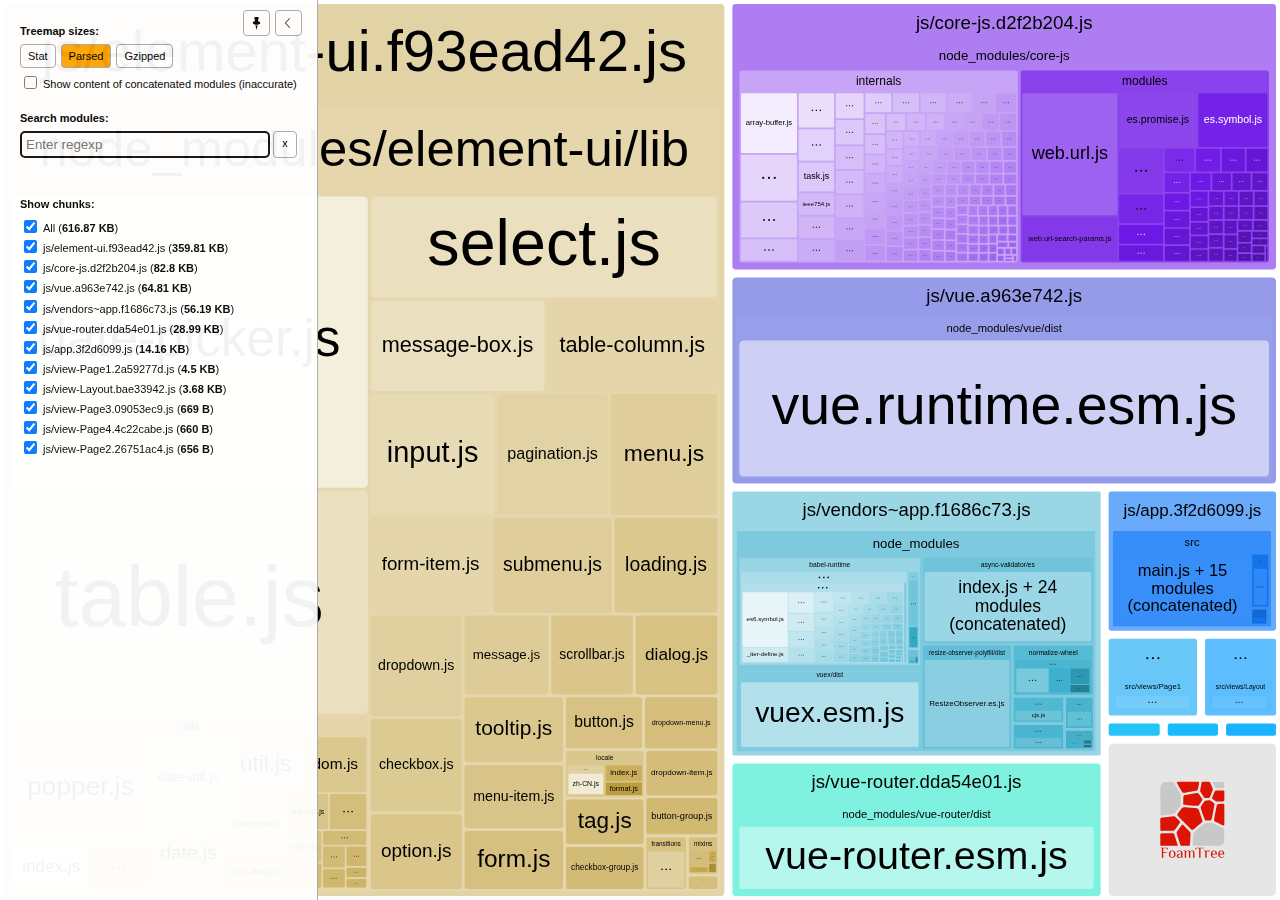
<file: report_ONLINE-2021093002.html>
<!DOCTYPE html>
<html>
  <head>
    <meta charset="UTF-8"/>
    <meta name="viewport" content="width=device-width, initial-scale=1"/>
    <title>eve-web [30 Sep 2021 at 02:34]</title>
    <link rel="shortcut icon" href="[data-uri]" type="image/x-icon" />

    <script>
      window.enableWebSocket = false;
    </script>
    
  <!-- viewer.js -->
  <script>
    !function(e){var t={};function n(r){if(t[r])return t[r].exports;var i=t[r]={i:r,l:!1,exports:{}};return e[r].call(i.exports,i,i.exports,n),i.l=!0,i.exports}n.m=e,n.c=t,n.d=function(e,t,r){n.o(e,t)||Object.defineProperty(e,t,{enumerable:!0,get:r})},n.r=function(e){"undefined"!=typeof Symbol&&Symbol.toStringTag&&Object.defineProperty(e,Symbol.toStringTag,{value:"Module"}),Object.defineProperty(e,"__esModule",{value:!0})},n.t=function(e,t){if(1&t&&(e=n(e)),8&t)return e;if(4&t&&"object"==typeof e&&e&&e.__esModule)return e;var r=Object.create(null);if(n.r(r),Object.defineProperty(r,"default",{enumerable:!0,value:e}),2&t&&"string"!=typeof e)for(var i in e)n.d(r,i,function(t){return e[t]}.bind(null,i));return r},n.n=function(e){var t=e&&e.__esModule?function(){return e.default}:function(){return e};return n.d(t,"a",t),t},n.o=function(e,t){return Object.prototype.hasOwnProperty.call(e,t)},n.p="/",n(n.s=69)}([function(e,t,n){var r;
/*!
  Copyright (c) 2017 Jed Watson.
  Licensed under the MIT License (MIT), see
  http://jedwatson.github.io/classnames
*/!function(){"use strict";var n={}.hasOwnProperty;function i(){for(var e=[],t=0;t<arguments.length;t++){var r=arguments[t];if(r){var o=typeof r;if("string"===o||"number"===o)e.push(r);else if(Array.isArray(r)&&r.length){var a=i.apply(null,r);a&&e.push(a)}else if("object"===o)for(var s in r)n.call(r,s)&&r[s]&&e.push(s)}}return e.join(" ")}e.exports?(i.default=i,e.exports=i):void 0===(r=function(){return i}.apply(t,[]))||(e.exports=r)}()},function(e,t,n){var r=n(40);"string"==typeof r&&(r=[[e.i,r,""]]);var i={hmr:!0,transform:void 0,insertInto:void 0};n(3)(r,i);r.locals&&(e.exports=r.locals)},function(e,t,n){"use strict";e.exports=function(e){var t=[];return t.toString=function(){return this.map((function(t){var n=function(e,t){var n=e[1]||"",r=e[3];if(!r)return n;if(t&&"function"==typeof btoa){var i=(a=r,"/*# sourceMappingURL=data:application/json;charset=utf-8;base64,"+btoa(unescape(encodeURIComponent(JSON.stringify(a))))+" */"),o=r.sources.map((function(e){return"/*# sourceURL="+r.sourceRoot+e+" */"}));return[n].concat(o).concat([i]).join("\n")}var a;return[n].join("\n")}(t,e);return t[2]?"@media "+t[2]+"{"+n+"}":n})).join("")},t.i=function(e,n){"string"==typeof e&&(e=[[null,e,""]]);for(var r={},i=0;i<this.length;i++){var o=this[i][0];null!=o&&(r[o]=!0)}for(i=0;i<e.length;i++){var a=e[i];null!=a[0]&&r[a[0]]||(n&&!a[2]?a[2]=n:n&&(a[2]="("+a[2]+") and ("+n+")"),t.push(a))}},t}},function(e,t,n){var r,i,o={},a=(r=function(){return window&&document&&document.all&&!window.atob},function(){return void 0===i&&(i=r.apply(this,arguments)),i}),s=function(e,t){return t?t.querySelector(e):document.querySelector(e)},u=function(e){var t={};return function(e,n){if("function"==typeof e)return e();if(void 0===t[e]){var r=s.call(this,e,n);if(window.HTMLIFrameElement&&r instanceof window.HTMLIFrameElement)try{r=r.contentDocument.head}catch(i){r=null}t[e]=r}return t[e]}}(),l=null,c=0,h=[],f=n(29);function d(e,t){for(var n=0;n<e.length;n++){var r=e[n],i=o[r.id];if(i){i.refs++;for(var a=0;a<i.parts.length;a++)i.parts[a](r.parts[a]);for(;a<r.parts.length;a++)i.parts.push(m(r.parts[a],t))}else{var s=[];for(a=0;a<r.parts.length;a++)s.push(m(r.parts[a],t));o[r.id]={id:r.id,refs:1,parts:s}}}}function p(e,t){for(var n=[],r={},i=0;i<e.length;i++){var o=e[i],a=t.base?o[0]+t.base:o[0],s={css:o[1],media:o[2],sourceMap:o[3]};r[a]?r[a].parts.push(s):n.push(r[a]={id:a,parts:[s]})}return n}function g(e,t){var n=u(e.insertInto);if(!n)throw new Error("Couldn't find a style target. This probably means that the value for the 'insertInto' parameter is invalid.");var r=h[h.length-1];if("top"===e.insertAt)r?r.nextSibling?n.insertBefore(t,r.nextSibling):n.appendChild(t):n.insertBefore(t,n.firstChild),h.push(t);else if("bottom"===e.insertAt)n.appendChild(t);else{if("object"!=typeof e.insertAt||!e.insertAt.before)throw new Error("[Style Loader]\n\n Invalid value for parameter 'insertAt' ('options.insertAt') found.\n Must be 'top', 'bottom', or Object.\n (https://github.com/webpack-contrib/style-loader#insertat)\n");var i=u(e.insertAt.before,n);n.insertBefore(t,i)}}function b(e){if(null===e.parentNode)return!1;e.parentNode.removeChild(e);var t=h.indexOf(e);t>=0&&h.splice(t,1)}function v(e){var t=document.createElement("style");if(void 0===e.attrs.type&&(e.attrs.type="text/css"),void 0===e.attrs.nonce){var r=function(){0;return n.nc}();r&&(e.attrs.nonce=r)}return y(t,e.attrs),g(e,t),t}function y(e,t){Object.keys(t).forEach((function(n){e.setAttribute(n,t[n])}))}function m(e,t){var n,r,i,o;if(t.transform&&e.css){if(!(o="function"==typeof t.transform?t.transform(e.css):t.transform.default(e.css)))return function(){};e.css=o}if(t.singleton){var a=c++;n=l||(l=v(t)),r=C.bind(null,n,a,!1),i=C.bind(null,n,a,!0)}else e.sourceMap&&"function"==typeof URL&&"function"==typeof URL.createObjectURL&&"function"==typeof URL.revokeObjectURL&&"function"==typeof Blob&&"function"==typeof btoa?(n=function(e){var t=document.createElement("link");return void 0===e.attrs.type&&(e.attrs.type="text/css"),e.attrs.rel="stylesheet",y(t,e.attrs),g(e,t),t}(t),r=T.bind(null,n,t),i=function(){b(n),n.href&&URL.revokeObjectURL(n.href)}):(n=v(t),r=S.bind(null,n),i=function(){b(n)});return r(e),function(t){if(t){if(t.css===e.css&&t.media===e.media&&t.sourceMap===e.sourceMap)return;r(e=t)}else i()}}e.exports=function(e,t){if("undefined"!=typeof DEBUG&&DEBUG&&"object"!=typeof document)throw new Error("The style-loader cannot be used in a non-browser environment");(t=t||{}).attrs="object"==typeof t.attrs?t.attrs:{},t.singleton||"boolean"==typeof t.singleton||(t.singleton=a()),t.insertInto||(t.insertInto="head"),t.insertAt||(t.insertAt="bottom");var n=p(e,t);return d(n,t),function(e){for(var r=[],i=0;i<n.length;i++){var a=n[i];(s=o[a.id]).refs--,r.push(s)}e&&d(p(e,t),t);for(i=0;i<r.length;i++){var s;if(0===(s=r[i]).refs){for(var u=0;u<s.parts.length;u++)s.parts[u]();delete o[s.id]}}}};var x,w=(x=[],function(e,t){return x[e]=t,x.filter(Boolean).join("\n")});function C(e,t,n,r){var i=n?"":r.css;if(e.styleSheet)e.styleSheet.cssText=w(t,i);else{var o=document.createTextNode(i),a=e.childNodes;a[t]&&e.removeChild(a[t]),a.length?e.insertBefore(o,a[t]):e.appendChild(o)}}function S(e,t){var n=t.css,r=t.media;if(r&&e.setAttribute("media",r),e.styleSheet)e.styleSheet.cssText=n;else{for(;e.firstChild;)e.removeChild(e.firstChild);e.appendChild(document.createTextNode(n))}}function T(e,t,n){var r=n.css,i=n.sourceMap,o=void 0===t.convertToAbsoluteUrls&&i;(t.convertToAbsoluteUrls||o)&&(r=f(r)),i&&(r+="\n/*# sourceMappingURL=data:application/json;base64,"+btoa(unescape(encodeURIComponent(JSON.stringify(i))))+" */");var a=new Blob([r],{type:"text/css"}),s=e.href;e.href=URL.createObjectURL(a),s&&URL.revokeObjectURL(s)}},function(e,t,n){var r=n(32);"string"==typeof r&&(r=[[e.i,r,""]]);var i={hmr:!0,transform:void 0,insertInto:void 0};n(3)(r,i);r.locals&&(e.exports=r.locals)},function(e,t,n){"use strict";
/**
 * filesize
 *
 * @copyright 2018 Jason Mulligan <jason.mulligan@avoidwork.com>
 * @license BSD-3-Clause
 * @version 3.6.1
 */!function(t){var n=/^(b|B)$/,r={iec:{bits:["b","Kib","Mib","Gib","Tib","Pib","Eib","Zib","Yib"],bytes:["B","KiB","MiB","GiB","TiB","PiB","EiB","ZiB","YiB"]},jedec:{bits:["b","Kb","Mb","Gb","Tb","Pb","Eb","Zb","Yb"],bytes:["B","KB","MB","GB","TB","PB","EB","ZB","YB"]}},i={iec:["","kibi","mebi","gibi","tebi","pebi","exbi","zebi","yobi"],jedec:["","kilo","mega","giga","tera","peta","exa","zetta","yotta"]};function o(e){var t=arguments.length>1&&void 0!==arguments[1]?arguments[1]:{},o=[],a=0,s=void 0,u=void 0,l=void 0,c=void 0,h=void 0,f=void 0,d=void 0,p=void 0,g=void 0,b=void 0,v=void 0,y=void 0,m=void 0,x=void 0,w=void 0;if(isNaN(e))throw new Error("Invalid arguments");return l=!0===t.bits,v=!0===t.unix,u=t.base||2,b=void 0!==t.round?t.round:v?1:2,y=void 0!==t.separator&&t.separator||"",m=void 0!==t.spacer?t.spacer:v?"":" ",w=t.symbols||t.suffixes||{},x=2===u&&t.standard||"jedec",g=t.output||"string",h=!0===t.fullform,f=t.fullforms instanceof Array?t.fullforms:[],s=void 0!==t.exponent?t.exponent:-1,c=u>2?1e3:1024,(d=(p=Number(e))<0)&&(p=-p),(-1===s||isNaN(s))&&(s=Math.floor(Math.log(p)/Math.log(c)))<0&&(s=0),s>8&&(s=8),0===p?(o[0]=0,o[1]=v?"":r[x][l?"bits":"bytes"][s]):(a=p/(2===u?Math.pow(2,10*s):Math.pow(1e3,s)),l&&(a*=8)>=c&&s<8&&(a/=c,s++),o[0]=Number(a.toFixed(s>0?b:0)),o[1]=10===u&&1===s?l?"kb":"kB":r[x][l?"bits":"bytes"][s],v&&(o[1]="jedec"===x?o[1].charAt(0):s>0?o[1].replace(/B$/,""):o[1],n.test(o[1])&&(o[0]=Math.floor(o[0]),o[1]=""))),d&&(o[0]=-o[0]),o[1]=w[o[1]]||o[1],"array"===g?o:"exponent"===g?s:"object"===g?{value:o[0],suffix:o[1],symbol:o[1]}:(h&&(o[1]=f[s]?f[s]:i[x][s]+(l?"bit":"byte")+(1===o[0]?"":"s")),y.length>0&&(o[0]=o[0].toString().replace(".",y)),o.join(m))}o.partial=function(e){return function(t){return o(t,e)}},e.exports=o}("undefined"!=typeof window&&window)},function(e,t,n){var r=n(48);"string"==typeof r&&(r=[[e.i,r,""]]);var i={hmr:!0,transform:void 0,insertInto:void 0};n(3)(r,i);r.locals&&(e.exports=r.locals)},function(e,t,n){var r=n(37);"string"==typeof r&&(r=[[e.i,r,""]]);var i={hmr:!0,transform:void 0,insertInto:void 0};n(3)(r,i);r.locals&&(e.exports=r.locals)},function(e,t,n){var r=n(59),i=n(14),o=/[&<>"']/g,a=RegExp(o.source);e.exports=function(e){return(e=i(e))&&a.test(e)?e.replace(o,r):e}},function(e,t,n){var r=n(30);"string"==typeof r&&(r=[[e.i,r,""]]);var i={hmr:!0,transform:void 0,insertInto:void 0};n(3)(r,i);r.locals&&(e.exports=r.locals)},function(e,t,n){var r=n(31);"string"==typeof r&&(r=[[e.i,r,""]]);var i={hmr:!0,transform:void 0,insertInto:void 0};n(3)(r,i);r.locals&&(e.exports=r.locals)},function(e,t,n){var r=n(36);"string"==typeof r&&(r=[[e.i,r,""]]);var i={hmr:!0,transform:void 0,insertInto:void 0};n(3)(r,i);r.locals&&(e.exports=r.locals)},function(e,t,n){var r=n(61);"string"==typeof r&&(r=[[e.i,r,""]]);var i={hmr:!0,transform:void 0,insertInto:void 0};n(3)(r,i);r.locals&&(e.exports=r.locals)},function(e,t,n){var r=n(19).Symbol;e.exports=r},function(e,t,n){var r=n(56);e.exports=function(e){return null==e?"":r(e)}},function(e,t,n){var r=n(28);"string"==typeof r&&(r=[[e.i,r,""]]);var i={hmr:!0,transform:void 0,insertInto:void 0};n(3)(r,i);r.locals&&(e.exports=r.locals)},function(e,t,n){var r=n(38);"string"==typeof r&&(r=[[e.i,r,""]]);var i={hmr:!0,transform:void 0,insertInto:void 0};n(3)(r,i);r.locals&&(e.exports=r.locals)},function(e,t,n){var r=n(39);"string"==typeof r&&(r=[[e.i,r,""]]);var i={hmr:!0,transform:void 0,insertInto:void 0};n(3)(r,i);r.locals&&(e.exports=r.locals)},function(e,t){e.exports=function(e){var t=typeof e;return null!=e&&("object"==t||"function"==t)}},function(e,t,n){var r=n(42),i="object"==typeof self&&self&&self.Object===Object&&self,o=r||i||Function("return this")();e.exports=o},function(e,t,n){var r=n(44),i=n(47);e.exports=function(e){return"symbol"==typeof e||i(e)&&"[object Symbol]"==r(e)}},function(e,t){var n=RegExp("[\\u200d\\ud800-\\udfff\\u0300-\\u036f\\ufe20-\\ufe2f\\u20d0-\\u20ff\\ufe0e\\ufe0f]");e.exports=function(e){return n.test(e)}},function(e,t){
/**
 * Carrot Search FoamTree HTML5 (demo variant)
 * v3.4.5, 4fa198d722d767b68d0409e88290ea6de98d1eaa/4fa198d7, build FOAMTREE-SOFTWARE4-DIST-39, Jul 26, 2017
 * 
 * Carrot Search confidential.
 * Copyright 2002-2017, Carrot Search s.c, All Rights Reserved.
 */
!function(){var e,t=function(){var e,n=window.navigator.userAgent;try{window.localStorage.setItem("ftap5caavc","ftap5caavc"),window.localStorage.removeItem("ftap5caavc"),e=!0}catch(r){e=!1}return{of:function(){return/webkit/i.test(n)},mf:function(){return/Mac/.test(n)},lf:function(){return/iPad|iPod|iPhone/.test(n)},hf:function(){return/Android/.test(n)},ii:function(){return"ontouchstart"in window||!!window.DocumentTouch&&document instanceof window.DocumentTouch},hi:function(){return e},gi:function(){var e=document.createElement("canvas");return!(!e.getContext||!e.getContext("2d"))},Dd:function(e,n){return[].forEach&&t.gi()?e&&e():n&&n()}}}(),n=function(){function e(){return window.performance&&(window.performance.now||window.performance.mozNow||window.performance.msNow||window.performance.oNow||window.performance.webkitNow)||Date.now}var t=e();return{create:function(){return{now:(t=e(),function(){return t.call(window.performance)})};var t},now:function(){return t.call(window.performance)}}}();function r(){function r(){if(!u)throw"AF0";var e=n.now();0!==l&&(o.Kd=e-l),l=e,s=s.filter((function(e){return null!==e})),o.frames++;for(var t=0;t<s.length;t++){var r=s[t];null!==r&&(!0===r.ye.call(r.Yg)?s[t]=null:m.Sc(r.repeat)&&(r.repeat=r.repeat-1,0>=r.repeat&&(s[t]=null)))}s=s.filter((function(e){return null!==e})),u=!1,i(),0!==(e=n.now()-e)&&(o.Jd=e),o.totalTime+=e,o.Oe=1e3*o.frames/o.totalTime,l=0===s.length?0:n.now()}function i(){0<s.length&&!u&&(u=!0,a(r))}var o=this.rg={frames:0,totalTime:0,Jd:0,Kd:0,Oe:0};e=o;var a=t.lf()?function(e){window.setTimeout(e,0)}:window.requestAnimationFrame||window.webkitRequestAnimationFrame||window.mozRequestAnimationFrame||window.oRequestAnimationFrame||window.msRequestAnimationFrame||function(){var e=n.create();return function(t){var n=0;window.setTimeout((function(){var r=e.now();t(),n=e.now()-r}),16>n?16-n:0)}}(),s=[],u=!1,l=0;this.repeat=function(e,t,n){this.cancel(e),s.push({ye:e,Yg:n,repeat:t}),i()},this.d=function(e,t){this.repeat(e,1,t)},this.cancel=function(e){for(var t=0;t<s.length;t++){var n=s[t];null!==n&&n.ye===e&&(s[t]=null)}},this.k=function(){s=[]}}var i,o=t.Dd((function(){function e(){this.buffer=[],this.oa=0,this.Gc=m.extend({},s)}function t(e){return function(){var t,n=this.buffer,r=this.oa;for(n[r++]="call",n[r++]=e,n[r++]=arguments.length,t=0;t<arguments.length;t++)n[r++]=arguments[t];this.oa=r}}function n(e){return function(){return r[e].apply(r,arguments)}}(i=document.createElement("canvas")).width=1,i.height=1;var r=i.getContext("2d"),i=["font"],a="fillStyle globalAlpha globalCompositeOperation lineCap lineDashOffset lineJoin lineWidth miterLimit shadowBlur shadowColor shadowOffsetX shadowOffsetY strokeStyle textAlign textBaseline".split(" "),s={};return a.concat(i).forEach((function(e){s[e]=r[e]})),e.prototype.clear=function(){this.oa=0},e.prototype.Na=function(){return 0===this.oa},e.prototype.Ta=function(e){e instanceof o?function(e,t,n){for(var r=0,i=e.oa,o=e.buffer;r<n;)o[i++]=t[r++];e.oa=i}(e,this.buffer,this.oa):function(e,t,n,r){for(var i=0;i<n;)switch(t[i++]){case"set":e[t[i++]]=t[i++];break;case"setGlobalAlpha":e[t[i++]]=t[i++]*r;break;case"call":var o=t[i++];switch(t[i++]){case 0:e[o]();break;case 1:e[o](t[i++]);break;case 2:e[o](t[i++],t[i++]);break;case 3:e[o](t[i++],t[i++],t[i++]);break;case 4:e[o](t[i++],t[i++],t[i++],t[i++]);break;case 5:e[o](t[i++],t[i++],t[i++],t[i++],t[i++]);break;case 6:e[o](t[i++],t[i++],t[i++],t[i++],t[i++],t[i++]);break;case 7:e[o](t[i++],t[i++],t[i++],t[i++],t[i++],t[i++],t[i++]);break;case 8:e[o](t[i++],t[i++],t[i++],t[i++],t[i++],t[i++],t[i++],t[i++]);break;case 9:e[o](t[i++],t[i++],t[i++],t[i++],t[i++],t[i++],t[i++],t[i++],t[i++]);break;default:throw"CB0"}}}(e,this.buffer,this.oa,m.B(e.globalAlpha,1))},e.prototype.replay=e.prototype.Ta,e.prototype.d=function(){return new e},e.prototype.scratch=e.prototype.d,"arc arcTo beginPath bezierCurveTo clearRect clip closePath drawImage fill fillRect fillText lineTo moveTo putImageData quadraticCurveTo rect rotate scale setLineDash setTransform stroke strokeRect strokeText transform translate".split(" ").forEach((function(n){e.prototype[n]=t(n)})),["measureText","createLinearGradient","createRadialGradient","createPattern","getLineDash"].forEach((function(t){e.prototype[t]=n(t)})),["save","restore"].forEach((function(r){e.prototype[r]=function(e,t){return function(){e.apply(this,arguments),t.apply(this,arguments)}}(t(r),n(r))})),i.forEach((function(t){Object.defineProperty(e.prototype,t,{set:function(e){r[t]=e,this.Gc[t]=e;var n=this.buffer;n[this.oa++]="set",n[this.oa++]=t,n[this.oa++]=e},get:function(){return this.Gc[t]}})})),a.forEach((function(t){Object.defineProperty(e.prototype,t,{set:function(e){this.Gc[t]=e;var n=this.buffer;n[this.oa++]="globalAlpha"===t?"setGlobalAlpha":"set",n[this.oa++]=t,n[this.oa++]=e},get:function(){return this.Gc[t]}})})),e.prototype.roundRect=function(e,t,n,r,i){this.beginPath(),this.moveTo(e+i,t),this.lineTo(e+n-i,t),this.quadraticCurveTo(e+n,t,e+n,t+i),this.lineTo(e+n,t+r-i),this.quadraticCurveTo(e+n,t+r,e+n-i,t+r),this.lineTo(e+i,t+r),this.quadraticCurveTo(e,t+r,e,t+r-i),this.lineTo(e,t+i),this.quadraticCurveTo(e,t,e+i,t),this.closePath()},e.prototype.fillPolygonWithText=function(e,t,n,r,i){i||(i={});var a={sb:m.B(i.maxFontSize,D.Ea.sb),Zc:m.B(i.minFontSize,D.Ea.Zc),lineHeight:m.B(i.lineHeight,D.Ea.lineHeight),pb:m.B(i.horizontalPadding,D.Ea.pb),eb:m.B(i.verticalPadding,D.Ea.eb),tb:m.B(i.maxTotalTextHeight,D.Ea.tb),fontFamily:m.B(i.fontFamily,D.Ea.fontFamily),fontStyle:m.B(i.fontStyle,D.Ea.fontStyle),fontVariant:m.B(i.fontVariant,D.Ea.fontVariant),fontWeight:m.B(i.fontWeight,D.Ea.fontWeight),verticalAlign:m.B(i.verticalAlign,D.Ea.verticalAlign)},s=i.cache;if(s&&m.Q(i,"area")){s.jd||(s.jd=new o);var u=i.area,l=m.B(i.cacheInvalidationThreshold,.05);e=D.xe(a,this,r,e,z.q(e,{}),{x:t,y:n},i.allowForcedSplit||!1,i.allowEllipsis||!1,s,u,l,i.invalidateCache)}else e=D.Le(a,this,r,e,z.q(e,{}),{x:t,y:n},i.allowForcedSplit||!1,i.allowEllipsis||!1);return e.la?{fit:!0,lineCount:e.mc,fontSize:e.fontSize,box:{x:e.da.x,y:e.da.y,w:e.da.f,h:e.da.i},ellipsis:e.ec}:{fit:!1}},e})),a=t.Dd((function(){function e(e){this.O=e,this.d=[],this.Ib=[void 0],this.Nc=["#SIZE#px sans-serif"],this.Ld=[0],this.Md=[1],this.ie=[0],this.je=[0],this.ke=[0],this.Qd=[10],this.hc=[10],this.Sb=[this.Ib,this.Nc,this.hc,this.Ld,this.Md,this.ie,this.Qd,this.je,this.ke],this.ga=[1,0,0,1,0,0]}function t(e){var t=e.O,n=e.Sb[0].length-1;e.Ib[n]&&(t.setLineDash(e.Ib[n]),t.Tj=e.Ld[n]),t.miterLimit=e.Qd[n],t.lineWidth=e.Md[n],t.shadowBlur=e.ie[n],t.shadowOffsetX=e.je[n],t.shadowOffsetY=e.ke[n],t.font=e.Nc[n].replace("#SIZE#",e.hc[n].toString())}function n(e,t,n){return e*n[0]+t*n[2]+n[4]}function r(e,t,n){return e*n[1]+t*n[3]+n[5]}function i(e,t){for(var n=0;n<e.length;n++)e[n]*=t[0];return e}e.prototype.save=function(){this.d.push(this.ga.slice(0));for(var e=0;e<this.Sb.length;e++){var t=this.Sb[e];t.push(t[t.length-1])}this.O.save()},e.prototype.restore=function(){this.ga=this.d.pop();for(var e=0;e<this.Sb.length;e++)this.Sb[e].pop();this.O.restore(),t(this)},e.prototype.scale=function(e,n){(r=this.ga)[0]*=e,r[1]*=e,r[2]*=n,r[3]*=n;var r=this.ga,o=this.Sb,a=o[0].length-1,s=this.Ib[a];for(s&&i(s,r),s=2;s<o.length;s++){o[s][a]*=r[0]}t(this)},e.prototype.translate=function(e,t){var n=this.ga;n[4]+=n[0]*e+n[2]*t,n[5]+=n[1]*e+n[3]*t},["moveTo","lineTo"].forEach((function(t){e.prototype[t]=function(e){return function(t,i){var o=this.ga;return this.O[e].call(this.O,n(t,i,o),r(t,i,o))}}(t)})),["clearRect","fillRect","strokeRect","rect"].forEach((function(t){e.prototype[t]=function(e){return function(t,i,o,a){var s=this.ga;return this.O[e].call(this.O,n(t,i,s),r(t,i,s),o*s[0],a*s[3])}}(t)})),"fill stroke beginPath closePath clip createImageData createPattern getImageData putImageData getLineDash setLineDash".split(" ").forEach((function(t){e.prototype[t]=function(e){return function(){return this.O[e].apply(this.O,arguments)}}(t)})),[{vb:"lineDashOffset",zb:function(e){return e.Ld}},{vb:"lineWidth",zb:function(e){return e.Md}},{vb:"miterLimit",zb:function(e){return e.Qd}},{vb:"shadowBlur",zb:function(e){return e.ie}},{vb:"shadowOffsetX",zb:function(e){return e.je}},{vb:"shadowOffsetY",zb:function(e){return e.ke}}].forEach((function(t){Object.defineProperty(e.prototype,t.vb,{set:function(e){var n=t.zb(this);e*=this.ga[0],n[n.length-1]=e,this.O[t.vb]=e}})}));var o=/(\d+(?:\.\d+)?)px/;return Object.defineProperty(e.prototype,"font",{set:function(e){var t=o.exec(e);if(1<t.length){var n=this.hc.length-1;this.hc[n]=parseFloat(t[1]),this.Nc[n]=e.replace(o,"#SIZE#px"),this.O.font=this.Nc[n].replace("#SIZE#",(this.hc[n]*this.ga[0]).toString())}}}),"fillStyle globalAlpha globalCompositeOperation lineCap lineJoin shadowColor strokeStyle textAlign textBaseline".split(" ").forEach((function(t){Object.defineProperty(e.prototype,t,{set:function(e){this.O[t]=e}})})),e.prototype.arc=function(e,t,i,o,a,s){var u=this.ga;this.O.arc(n(e,t,u),r(e,t,u),i*u[0],o,a,s)},e.prototype.arcTo=function(e,t,i,o,a){var s=this.ga;this.O.arc(n(e,t,s),r(e,t,s),n(i,o,s),r(i,o,s),a*s[0])},e.prototype.bezierCurveTo=function(e,t,i,o,a,s){var u=this.ga;this.O.bezierCurveTo(n(e,t,u),r(e,t,u),n(i,o,u),r(i,o,u),n(a,s,u),r(a,s,u))},e.prototype.drawImage=function(e,t,i,o,a,s,u,l,c){function h(t,i,o,a){d.push(n(t,i,f)),d.push(r(t,i,f)),o=m.V(o)?e.width:o,a=m.V(a)?e.height:a,d.push(o*f[0]),d.push(a*f[3])}var f=this.ga,d=[e];m.V(s)?h(t,i,o,a):h(s,u,l,c),this.O.drawImage.apply(this.O,d)},e.prototype.quadraticCurveTo=function(e,t,i,o){var a=this.ga;this.O.quadraticCurveTo(n(e,t,a),r(e,t,a),n(i,o,a),r(i,o,a))},e.prototype.fillText=function(e,t,i,o){var a=this.ga;this.O.fillText(e,n(t,i,a),r(t,i,a),m.Sc(o)?o*a[0]:1e20)},e.prototype.setLineDash=function(e){e=i(e.slice(0),this.ga),this.Ib[this.Ib.length-1]=e,this.O.setLineDash(e)},e})),s=(i=!t.of()||t.lf()||t.hf()?1:7,{eh:function(){function e(e){e.beginPath(),u.le(e,l)}(a=document.createElement("canvas")).width=800,a.height=600;var t,r=a.getContext("2d"),o=a.width,a=a.height,s=0,l=[{x:0,y:100}];for(t=1;6>=t;t++)s=2*t*Math.PI/6,l.push({x:0+100*Math.sin(s),y:0+100*Math.cos(s)});t={polygonPlainFill:[e,function(e){e.fillStyle="rgb(255, 0, 0)",e.fill()}],polygonPlainStroke:[e,function(e){e.strokeStyle="rgb(128, 0, 0)",e.lineWidth=2,e.closePath(),e.stroke()}],polygonGradientFill:[e,function(e){var t=e.createRadialGradient(0,0,10,0,0,60);t.addColorStop(0,"rgb(255, 0, 0)"),t.addColorStop(1,"rgb(255, 255, 0)"),e.fillStyle=t,e.fill()}],polygonGradientStroke:[e,function(e){var t=e.createLinearGradient(-100,-100,100,100);t.addColorStop(0,"rgb(224, 0, 0)"),t.addColorStop(1,"rgb(32, 0, 0)"),e.strokeStyle=t,e.lineWidth=2,e.closePath(),e.stroke()}],polygonExposureShadow:[e,function(e){e.shadowBlur=50,e.shadowColor="rgba(0, 0, 0, 1)",e.fillStyle="rgba(0, 0, 0, 1)",e.globalCompositeOperation="source-over",e.fill(),e.shadowBlur=0,e.shadowColor="transparent",e.globalCompositeOperation="destination-out",e.fill()}],labelPlainFill:[function(e){e.fillStyle="#000",e.font="24px sans-serif",e.textAlign="center"},function(e){e.fillText("Some text",0,-16),e.fillText("for testing purposes",0,16)}]},s=100/Object.keys(t).length;var c,h=n.now(),f={};for(c in t){var d,p=t[c],g=n.now(),b=0;do{for(r.save(),r.translate(Math.random()*o,Math.random()*a),d=3*Math.random()+.5,r.scale(d,d),d=0;d<p.length;d++)p[d](r);r.restore(),b++,d=n.now()}while(d-g<s);f[c]=i*(d-g)/b}return f.total=n.now()-h,f}}),u={le:function(e,t){var n=t[0];e.moveTo(n.x,n.y);for(var r=t.length-1;0<r;r--)n=t[r],e.lineTo(n.x,n.y)},rj:function(e,t,n,r){var i,o,a,s,u,l=[],c=0,h=t.length;for(a=0;a<h;a++)i=t[a],o=t[(a+1)%h],i=z.d(i,o),i=Math.sqrt(i),l.push(i),c+=i;n=r*(n+.5*r*c/h),r={};c={};var f={};for(a=0;a<h;a++)i=t[a],o=t[(a+1)%h],s=t[(a+2)%h],u=l[(a+1)%h],u=Math.min(.5,n/u),z.Aa(1-u,o,s,c),z.Aa(u,o,s,f),0==a&&(s=Math.min(.5,n/l[0]),z.Aa(s,i,o,r),e.moveTo(r.x,r.y)),e.quadraticCurveTo(o.x,o.y,c.x,c.y),e.lineTo(f.x,f.y);return!0}};function l(e){function t(e){c[e].style.opacity=f*h[e]}function n(e){e.width=Math.round(o*e.n),e.height=Math.round(a*e.n)}function r(){return/relative|absolute|fixed/.test(window.getComputedStyle(i,null).getPropertyValue("position"))}var i,o,a,s,u,l=[],c={},h={},f=0;this.H=function(t){i=t,r()||(i.style.position="relative"),0!=i.clientWidth&&0!=i.clientHeight||I.Pa("element has zero dimensions: "+i.clientWidth+" x "+i.clientHeight+"."),i.innerHTML="",o=i.clientWidth,a=i.clientHeight,s=0!==o?o:void 0,u=0!==a?a:void 0,"embedded"===i.getAttribute("data-foamtree")&&I.Pa("visualization already embedded in the element."),i.setAttribute("data-foamtree","embedded"),e.c.p("stage:initialized",this,i,o,a)},this.lb=function(){i.removeAttribute("data-foamtree"),l=[],c={},e.c.p("stage:disposed",this,i)},this.k=function(){if(r()||(i.style.position="relative"),o=i.clientWidth,a=i.clientHeight,0!==o&&0!==a&&(o!==s||a!==u)){for(var t=l.length-1;0<=t;t--)n(l[t]);e.c.p("stage:resized",s,u,o,a),s=o,u=a}},this.fj=function(e,t){e.n=t,n(e)},this.oc=function(r,o,a){var s=document.createElement("canvas");return s.setAttribute("style","position: absolute; top: 0; bottom: 0; left: 0; right: 0; width: 100%; height: 100%; -webkit-touch-callout: none; -webkit-user-select: none; -moz-user-select: none; -ms-user-select: none; user-select: none;"),s.n=o,n(s),l.push(s),c[r]=s,h[r]=1,t(r),a||i.appendChild(s),e.c.p("stage:newLayer",r,s),s},this.kc=function(e,n){return m.V(n)||(h[e]=n,t(e)),h[e]},this.d=function(e){return m.V(e)||(f=e,m.Ga(c,(function(e,n){t(n)}))),f}}function c(e){function t(e,t,n){return y=!0,p.x=0,p.y=0,g.x=0,g.y=0,a=f,s.x=d.x,s.y=d.y,t(),u*=e,l=n?u/a:e,l=Math.max(.25/a,l),!0}function n(e,t){return t.x=e.x/f+d.x,t.y=e.y/f+d.y,t}function r(e,t,n,r,i,o,a,s,u){var l=(e-n)*(o-s)-(t-r)*(i-a);return!(1e-5>Math.abs(l))&&(u.x=((e*r-t*n)*(i-a)-(e-n)*(i*s-o*a))/l,u.y=((e*r-t*n)*(o-s)-(t-r)*(i*s-o*a))/l,!0)}var i,o,a=1,s={x:0,y:0},u=1,l=1,c=1,h={x:0,y:0},f=1,d={x:0,y:0},p={x:0,y:0},g={x:0,y:0},b={x:0,y:0,f:0,i:0},v={x:0,y:0,f:0,i:0,scale:1},y=!0;e.c.j("stage:initialized",(function(e,t,n,r){i=n,o=r,b.x=0,b.y=0,b.f=n,b.i=r,v.x=0,v.y=0,v.f=n,v.i=r,v.scale=1})),e.c.j("stage:resized",(function(e,t,n,r){function a(e){e.x*=l,e.y*=c}function u(e){a(e),e.f*=l,e.i*=c}i=n,o=r;var l=n/e,c=r/t;a(s),a(d),a(h),a(p),a(g),u(b),u(v)})),this.Yb=function(e,r){return t(r,(function(){n(e,h)}),!0)},this.Y=function(e,n){if(1==Math.round(1e4*n)/1e4){var i=b.x-d.x,o=b.y-d.y;return t(1,(function(){}),!0),this.d(-i,-o)}return t(n,(function(){for(var t=!1;!t;){t=Math.random();var n=Math.random(),i=Math.random(),o=Math.random();t=r(e.x+t*e.f,e.y+n*e.i,b.x+t*b.f,b.y+n*b.i,e.x+i*e.f,e.y+o*e.i,b.x+i*b.f,b.y+o*b.i,h)}}),!0)},this.sc=function(e,n){var a,s,u,l;return(a=e.f/e.i)<(s=i/o)?(u=e.i*s,l=e.i,a=e.x-.5*(u-e.f),s=e.y):a>s?(u=e.f,l=e.f*o/i,a=e.x,s=e.y-.5*(l-e.i)):(a=e.x,s=e.y,u=e.f,l=e.i),a-=u*n,u*=1+2*n,r(a,s-=l*n,d.x,d.y,a+u,s,d.x+i/f,d.y,h)?t(i/f/u,m.ta,!1):(y=!1,this.d(f*(d.x-a),f*(d.y-s)))},this.d=function(e,t){var n=Math.round(1e4*e)/1e4,r=Math.round(1e4*t)/1e4;return g.x+=n/f,g.y+=r/f,0!==n||0!==r},this.reset=function(e){return e&&this.content(0,0,i,o),this.Y({x:b.x+d.x,y:b.y+d.y,f:b.f/f,i:b.i/f},c/u)},this.Qb=function(e){c=Math.min(1,Math.round(1e4*(e||u))/1e4)},this.k=function(){return d.x<b.x?(b.x-d.x)*f:d.x+i/f>b.x+b.f?-(d.x+i/f-b.x-b.f)*f:0},this.A=function(){return d.y<b.y?(b.y-d.y)*f:d.y+o/f>b.y+b.i?-(d.y+o/f-b.y-b.i)*f:0},this.update=function(e){var t=Math.abs(Math.log(l));6>t?t=2:(t/=4,t+=3*t*(1<l?e:1-e)),t=1<l?Math.pow(e,t):1-Math.pow(1-e,t),f=a*(t=(y?t:1)*(l-1)+1),d.x=h.x-(h.x-s.x)/t,d.y=h.y-(h.y-s.y)/t,d.x-=p.x*(1-e)+g.x*e,d.y-=p.y*(1-e)+g.y*e,1===e&&(p.x=g.x,p.y=g.y),v.x=d.x,v.y=d.y,v.f=i/f,v.i=o/f,v.scale=f},this.S=function(e){return e.x=v.x,e.y=v.y,e.scale=v.scale,e},this.absolute=function(e,t){return n(e,t||{})},this.nd=function(e,t){var n=t||{};return n.x=(e.x-d.x)*f,n.y=(e.y-d.y)*f,n},this.Hc=function(e){return this.scale()<c/e},this.Rd=function(){return m.Fd(f,1)},this.scale=function(){return Math.round(1e4*f)/1e4},this.content=function(e,t,n,r){b.x=e,b.y=t,b.f=n,b.i=r},this.Jc=function(e,t){var n;for(n=e.length-1;0<=n;n--){var r=e[n];r.save(),r.scale(f,f),r.translate(-d.x,-d.y)}for(t(v),n=e.length-1;0<=n;n--)(r=e[n]).restore()}}var h=new function(){function e(e){if("hsl"==e.model||"hsla"==e.model)return e;var t,n=e.r/=255,r=e.g/=255,i=e.b/=255,o=Math.max(n,r,i),a=(o+(u=Math.min(n,r,i)))/2;if(o==u)t=u=0;else{var s=o-u,u=.5<a?s/(2-o-u):s/(o+u);switch(o){case n:t=(r-i)/s+(r<i?6:0);break;case r:t=(i-n)/s+2;break;case i:t=(n-r)/s+4}t/=6}return e.h=360*t,e.s=100*u,e.l=100*a,e.model="hsl",e}var t={h:0,s:0,l:0,a:1,model:"hsla"};this.Ba=function(n){return m.Tc(n)?e(h.Hg(n)):m.jc(n)?e(n):t},this.Hg=function(e){var n;return(n=/rgba\(\s*([^,\s]+)\s*,\s*([^,\s]+)\s*,\s*([^,\s]+)\s*,\s*([^,\s]+)\s*\)/.exec(e))&&5==n.length?{r:parseFloat(n[1]),g:parseFloat(n[2]),b:parseFloat(n[3]),a:parseFloat(n[4]),model:"rgba"}:(n=/hsla\(\s*([^,\s]+)\s*,\s*([^,%\s]+)%\s*,\s*([^,\s%]+)%\s*,\s*([^,\s]+)\s*\)/.exec(e))&&5==n.length?{h:parseFloat(n[1]),s:parseFloat(n[2]),l:parseFloat(n[3]),a:parseFloat(n[4]),model:"hsla"}:(n=/rgb\(\s*([^,\s]+)\s*,\s*([^,\s]+)\s*,\s*([^,\s]+)\s*\)/.exec(e))&&4==n.length?{r:parseFloat(n[1]),g:parseFloat(n[2]),b:parseFloat(n[3]),a:1,model:"rgb"}:(n=/hsl\(\s*([^,\s]+)\s*,\s*([^,\s%]+)%\s*,\s*([^,\s%]+)%\s*\)/.exec(e))&&4==n.length?{h:parseFloat(n[1]),s:parseFloat(n[2]),l:parseFloat(n[3]),a:1,model:"hsl"}:(n=/#([0-9a-fA-F]{2})([0-9a-fA-F]{2})([0-9a-fA-F]{2})/.exec(e))&&4==n.length?{r:parseInt(n[1],16),g:parseInt(n[2],16),b:parseInt(n[3],16),a:1,model:"rgb"}:(n=/#([0-9a-fA-F])([0-9a-fA-F])([0-9a-fA-F])/.exec(e))&&4==n.length?{r:17*parseInt(n[1],16),g:17*parseInt(n[2],16),b:17*parseInt(n[3],16),a:1,model:"rgb"}:t},this.Cg=function(e){function t(e,t,n){return 0>n&&(n+=1),1<n&&(n-=1),n<1/6?e+6*(t-e)*n:.5>n?t:n<2/3?e+(t-e)*(2/3-n)*6:e}if("rgb"==e.model||"rgba"==e.model)return Math.sqrt(e.r*e.r*.241+e.g*e.g*.691+e.b*e.b*.068)/255;var n,r;n=e.l/100;var i=e.s/100;if(r=e.h/360,0==e.Wj)n=e=r=n;else{var o=2*n-(i=.5>n?n*(1+i):n+i-n*i);n=t(o,i,r+1/3),e=t(o,i,r),r=t(o,i,r-1/3)}return Math.sqrt(65025*n*n*.241+65025*e*e*.691+65025*r*r*.068)/255},this.Ng=function(e){if(m.Tc(e))return e;if(!m.jc(e))return"#000";switch(e.model){case"hsla":return h.Ig(e);case"hsl":return h.Ac(e);case"rgba":return h.Lg(e);case"rgb":return h.Kg(e);default:return"#000"}},this.Lg=function(e){return"rgba("+(.5+e.r|0)+","+(.5+e.g|0)+","+(.5+e.b|0)+","+e.a+")"},this.Kg=function(e){return"rgba("+(.5+e.r|0)+","+(.5+e.g|0)+","+(.5+e.b|0)+")"},this.Ig=function(e){return"hsla("+(.5+e.h|0)+","+(.5+e.s|0)+"%,"+(.5+e.l|0)+"%,"+e.a+")"},this.Ac=function(e){return"hsl("+(.5+e.h|0)+","+(.5+e.s|0)+"%,"+(.5+e.l|0)+"%)"},this.Y=function(e,t,n){return"hsl("+(.5+e|0)+","+(.5+t|0)+"%,"+(.5+n|0)+"%)"}};function f(){var e,t=!1,n=[],r=this,i=new function(){this.N=function(i){return i&&(t?i.apply(r,e):n.push(i)),this},this.ih=function(e){return r=e,{then:this.N}}};this.J=function(){e=arguments;for(var i=0;i<n.length;i++)n[i].apply(r,e);return t=!0,this},this.L=function(){return i}}function d(e){var t=new f,n=e.length;if(0<e.length)for(var r=e.length-1;0<=r;r--)e[r].N((function(){0==--n&&t.J()}));else t.J();return t.L()}function p(e){var t=0;this.d=function(){t++},this.k=function(){0===--t&&e()},this.clear=function(){t=0},this.A=function(){return 0===t}}var g=function(e,t,n,r){return r=r||{},e=e.getBoundingClientRect(),r.x=t-e.left,r.y=n-e.top,r};function b(){var e=document,t={};this.addEventListener=function(n,r){var i=t[n];i||(i=[],t[n]=i),i.push(r),e.addEventListener(n,r)},this.d=function(){m.Ga(t,(function(t,n){for(var r=t.length-1;0<=r;r--)e.removeEventListener(n,t[r])}))}}function v(e){function n(e){return function(t){r(t)&&e.apply(this,arguments)}}function r(t){for(t=t.target;t;){if(t===e)return!0;t=t.parentElement}return!1}function i(e,t,n){o(e,n=n||{});for(var r=0;r<t.length;r++)t[r].call(e.target,n);return(void 0===n.Mb&&n.zi||"prevent"===n.Mb)&&e.preventDefault(),n}function o(t,n){return g(e,t.clientX,t.clientY,n),n.altKey=t.altKey,n.metaKey=t.metaKey,n.ctrlKey=t.ctrlKey,n.shiftKey=t.shiftKey,n.xb=3===t.which,n}var a=new b,s=[],u=[],l=[],c=[],h=[],f=[],d=[],p=[],v=[],y=[],m=[];this.d=function(e){s.push(e)},this.k=function(e){h.push(e)},this.ya=function(e){u.push(e)},this.Ba=function(e){l.push(e)},this.Pa=function(e){c.push(e)},this.Aa=function(e){m.push(e)},this.za=function(e){f.push(e)},this.Ja=function(e){d.push(e)},this.Y=function(e){p.push(e)},this.A=function(e){v.push(e)},this.S=function(e){y.push(e)},this.lb=function(){a.d()};var x,w,C,S,T={x:0,y:0},M={x:0,y:0},k=!1,j=!1;a.addEventListener("mousedown",n((function(t){if(t.target!==e){var n=i(t,l);M.x=n.x,M.y=n.y,T.x=n.x,T.y=n.y,k=!0,i(t,p),w=!1,x=window.setTimeout((function(){100>z.d(T,n)&&(window.clearTimeout(S),i(t,u),w=!0)}),400)}}))),a.addEventListener("mouseup",(function(e){if(i(e,c),k){if(j&&i(e,y),window.clearTimeout(x),!w&&!j&&r(e)){var t=function(e){var t={};return t.x=e.pageX,t.y=e.pageY,t}(e);C&&100>z.d(t,C)?i(e,h):i(e,s),C=t,S=window.setTimeout((function(){C=null}),350)}j=k=!1}})),a.addEventListener("mousemove",(function(e){var t=o(e,{});r(e)&&i(e,f,{type:"move"}),T.x=t.x,T.y=t.y,k&&!j&&100<z.d(M,T)&&(j=!0),j&&i(e,v,t)})),a.addEventListener("mouseout",n((function(e){i(e,d,{type:"out"})}))),a.addEventListener(void 0!==document.onmousewheel?"mousewheel":"MozMousePixelScroll",n((function(e){var n=e.wheelDelta,r=e.detail;i(e,m,{wd:(r?n?0<n/r/40*r?1:-1:-r/(t.mf()?40:19):n/40)/3,zi:!0})}))),a.addEventListener("contextmenu",n((function(e){e.preventDefault()})))}var y=function(){function e(e){return function(t){return Math.pow(t,e)}}function t(e){return function(t){return 1-Math.pow(1-t,e)}}function n(e){return function(t){return 1>(t*=2)?.5*Math.pow(t,e):1-.5*Math.abs(Math.pow(2-t,e))}}function r(e){return function(t){for(var n=0;n<e.length;n++)t=(0,e[n])(t);return t}}return{pa:function(e){switch(e){case"linear":return y.Jb;case"bounce":return y.Vg;case"squareIn":return y.og;case"squareOut":return y.Rb;case"squareInOut":return y.pg;case"cubicIn":return y.Zg;case"cubicOut":return y.ze;case"cubicInOut":return y.$g;case"quadIn":return y.Ri;case"quadOut":return y.Ti;case"quadInOut":return y.Si;default:return y.Jb}},Jb:function(e){return e},Vg:r([n(2),function(e){return 0===e?0:1===e?1:e*(e*(e*(e*(25.9425*e-85.88)+105.78)-58.69)+13.8475)}]),og:e(2),Rb:t(2),pg:n(2),Zg:e(3),ze:t(3),$g:n(3),Ri:e(2),Ti:t(2),Si:n(2),d:r}}(),m={V:function(e){return void 0===e},nf:function(e){return null===e},Sc:function(e){return"[object Number]"===Object.prototype.toString.call(e)},Tc:function(e){return"[object String]"===Object.prototype.toString.call(e)},Gd:function(e){return"function"==typeof e},jc:function(e){return e===Object(e)},Fd:function(e,t){return 1e-6>e-t&&-1e-6<e-t},jf:function(e){return m.V(e)||m.nf(e)||m.Tc(e)&&!/\S/.test(e)},Q:function(e,t){return e&&e.hasOwnProperty(t)},ob:function(e,t){if(e)for(var n=t.length-1;0<=n;n--)if(e.hasOwnProperty(t[n]))return!0;return!1},extend:function(e){return m.dh(Array.prototype.slice.call(arguments,1),(function(t){if(t)for(var n in t)t.hasOwnProperty(n)&&(e[n]=t[n])})),e},A:function(e,t){return e.map((function(e){return e[t]}),[])},dh:function(e,t,n){null!=e&&(e.forEach?e.forEach(t,n):m.Ga(e,t,n))},Ga:function(e,t,n){for(var r in e)if(e.hasOwnProperty(r)&&!1===t.call(n,e[r],r,e))break},B:function(){for(var e=0;e<arguments.length;e++){var t=arguments[e];if(!(m.V(t)||m.Sc(t)&&isNaN(t)||m.Tc(t)&&m.jf(t)))return t}},cg:function(e,t){var n=e.indexOf(t);0<=n&&e.splice(n,1)},ah:function(e,t,n){var r;return function(){var i=this,o=arguments,a=n&&!r;clearTimeout(r),r=setTimeout((function(){r=null,n||e.apply(i,o)}),t),a&&e.apply(i,o)}},defer:function(e){setTimeout(e,1)},k:function(e){return e},ta:function(){}},x=function(e,n,r){return t.hi()?function(){var t=n+":"+JSON.stringify(arguments),i=window.localStorage.getItem(t);return i&&(i=JSON.parse(i)),i&&Date.now()-i.t<r?i.v:(i=e.apply(this,arguments),window.localStorage.setItem(t,JSON.stringify({v:i,t:Date.now()})),i)}:e},w=function(e,t){function n(){var n=[];if(Array.isArray(e))for(var r=0;r<e.length;r++){var i=e[r];i&&n.push(i.apply(t,arguments))}else e&&n.push(e.apply(t,arguments));return n}return n.empty=function(){return 0===e.length&&!m.Gd(e)},n};function C(){var e={};this.j=function(t,n){var r=e[t];r||(r=[],e[t]=r),r.push(n)},this.p=function(t,n){var r=e[t];if(r)for(var i=Array.prototype.slice.call(arguments,1),o=0;o<r.length;o++)r[o].apply(this,i)}}var S=function(e){for(var t="",n=0;n<e.length;n++)t+=String.fromCharCode(1^e.charCodeAt(n));return t};function T(e){function t(t,n,r){var l,c=this,h=0;this.id=a++,this.name=r||"{unnamed on "+t+"}",this.target=function(){return t},this.Gb=function(){return-1!=u.indexOf(c)},this.start=function(){if(!c.Gb()){if(-1==u.indexOf(c)){var t=s.now();!0===c.xf(t)&&(u=u.slice()).push(c)}0<u.length&&e.repeat(i)}return this},this.stop=function(){for(o(c);l<n.length;l++){var e=n[l];e.jb&&e.Ya.call()}return this},this.eg=function(){l=void 0},this.xf=function(e){var t;if(h++,0!==n.length)for(m.V(l)?(t=n[l=0]).W&&t.W.call(t,e,h,c):t=n[l];l<n.length;){if(t.Ya&&t.Ya.call(t,e,h,c))return!0;t.Da&&t.Da.call(t,e,h,c),m.V(l)&&(l=-1),++l<n.length&&((t=n[l]).W&&t.W.call(t,e,h,c))}return!1}}function r(e){return m.V(e)?u.slice():u.filter((function(t){return t.target()===e}))}function i(){!function(){var e=s.now();u.forEach((function(t){!0!==t.xf(e)&&o(t)}))}(),0==u.length&&e.cancel(i)}function o(e){u=u.filter((function(t){return t!==e}))}var a=0,s=n.create(),u=[];this.d=function(){for(var e=u.length-1;0<=e;e--)u[e].stop();u=[]},this.D=function(){function e(){}function n(e){var t,n,r=e.target,i=e.duration,o=e.ca;this.W=function(){for(var i in t={},e.G)r.hasOwnProperty(i)&&(t[i]={start:m.V(e.G[i].start)?r[i]:m.Gd(e.G[i].start)?e.G[i].start.call(void 0):e.G[i].start,end:m.V(e.G[i].end)?r[i]:m.Gd(e.G[i].end)?e.G[i].end.call(void 0):e.G[i].end,P:m.V(e.G[i].P)?y.Jb:e.G[i].P});n=s.now()},this.Ya=function(){var e,a=s.now()-n;a=0===i?1:Math.min(i,a)/i;for(e in t){var u=t[e];r[e]=u.start+(u.end-u.start)*u.P(a)}return o&&o.call(r,a),1>a}}function i(e,t,n){this.jb=n,this.Ya=function(){return e.call(t),!1}}function o(e){var t;this.W=function(n,r){t=r+e},this.Ya=function(e,n){return n<t}}function a(e){var t;this.W=function(n){t=n+e},this.Ya=function(e){return e<t}}function u(e){this.W=function(){e.forEach((function(e){e.start()}))},this.Ya=function(){for(var t=0;t<e.length;t++)if(e[t].Gb())return!0;return!1}}return e.m=function(e,r){return new function(){function s(t,n,r,o){return n?(m.V(r)&&(r=e),t.Bb(new i(n,r,o))):t}var l=[];this.Bb=function(e){return l.push(e),this},this.fb=function(e){return this.Bb(new a(e))},this.oe=function(e){return this.Bb(new o(e||1))},this.call=function(e,t){return s(this,e,t,!1)},this.jb=function(e,t){return s(this,e,t,!0)},this.ia=function(t){return m.V(t.target)&&(t.target=e),this.Bb(new n(t))},this.Za=function(e){return this.Bb(new u(e))},this.eg=function(){return this.Bb({Ya:function(e,t){return t.eg(),!0}})},this.xa=function(){return new t(e,l,r)},this.start=function(){return this.xa().start()},this.Fg=function(){var e=new f;return this.oe().call(e.J).xa(),e.L()},this.bb=function(){var e=this.Fg();return this.start(),e}}},e.tc=function(t){return r(t).forEach((function(e){e.stop()})),e.m(t,void 0)},e}()}var M=function(){var e={He:function(e,t){if(e.e)for(var n=e.e,r=0;r<n.length;r++)t(n[r],r)},Kc:function(t,n){if(t.e)for(var r=t.e,i=0;i<r.length;i++)if(!1===e.Kc(r[i],n)||!1===n(r[i],i))return!1}};return e.F=e.Kc,e.Lc=function(t,n){if(t.e)for(var r=t.e,i=0;i<r.length;i++)if(!1===n(r[i],i)||!1===e.Lc(r[i],n))return!1},e.Fa=function(t,n){if(t.e)for(var r=t.e,i=0;i<r.length;i++)if(!1===e.Fa(r[i],n))return!1;return n(t)},e.Nj=e.Fa,e.xd=function(t,n){!1!==n(t)&&e.Lc(t,n)},e.Mc=function(t,n){var r=[];return e.Lc(t,(function(e){r.push(e)})),n?r.filter(n):r},e.Ge=function(e,t){for(var n=e.parent;n&&!1!==t(n);)n=n.parent},e.ki=function(e,t){for(var n=e.parent;n&&n!==t;)n=n.parent;return!!n},e}(),z=new function(){function e(e,t){var n=e.x-t.x,r=e.y-t.y;return n*n+r*r}function t(e,t,n){for(var r=0;r<e.length;r++){var i=z.za(e[r],e[r+1]||e[0],t,n,!0);if(i)return i}}return this.za=function(e,t,n,r,i){var o=e.x;e=e.y;var a=t.x-o;t=t.y-e;var s=n.x,u=n.y;n=r.x-s;var l=r.y-u;if(!(1e-12>=(r=a*l-n*t)&&-1e-12<=r)&&(n=((s-=o)*l-n*(u-=e))/r,0<=(r=(s*t-a*u)/r)&&(i||1>=r)&&0<=n&&1>=n))return{x:o+a*n,y:e+t*n}},this.Jg=function(e,t,n,r){var i=e.x;e=e.y;var o=t.x-i;t=t.y-e;var a=n.x;n=n.y;var s=r.x-a,u=o*(r=r.y-n)-s*t;if(!(1e-12>=u&&-1e-12<=u)&&(0<=(r=((a-i)*r-s*(n-e))/u)&&1>=r))return{x:i+o*r,y:e+t*r}},this.Bc=function(e,n,r){for(var i,o=z.k(n,{}),a=(l=z.k(r,{})).x-o.x,s=l.y-o.y,u=[],l=0;l<r.length;l++)i=r[l],u.push({x:i.x-a,y:i.y-s});for(r=[],i=[],l=0;l<e.length;l++){var c=e[l];(f=t(n,o,c))?(r.push(f),i.push(t(u,o,c))):(r.push(null),i.push(null))}for(l=0;l<e.length;l++)if(f=r[l],c=i[l],f&&c){n=e[l];u=o;var h=f.x-o.x,f=f.y-o.y;if(1e-12<(f=Math.sqrt(h*h+f*f))){h=n.x-o.x;var d=n.y-o.y;f=Math.sqrt(h*h+d*d)/f;n.x=u.x+f*(c.x-u.x),n.y=u.y+f*(c.y-u.y)}else n.x=u.x,n.y=u.y}for(l=0;l<e.length;l++)(i=e[l]).x+=a,i.y+=s},this.q=function(e,t){if(0!==e.length){var n,r,i,o;n=r=e[0].x,i=o=e[0].y;for(var a=e.length;0<--a;)n=Math.min(n,e[a].x),r=Math.max(r,e[a].x),i=Math.min(i,e[a].y),o=Math.max(o,e[a].y);return t.x=n,t.y=i,t.f=r-n,t.i=o-i,t}},this.A=function(e){return[{x:e.x,y:e.y},{x:e.x+e.f,y:e.y},{x:e.x+e.f,y:e.y+e.i},{x:e.x,y:e.y+e.i}]},this.k=function(e,t){for(var n=0,r=0,i=e.length,o=e[0],a=0,s=1;s<i-1;s++){var u=e[s],l=e[s+1],c=o.y+u.y+l.y,h=(u.x-o.x)*(l.y-o.y)-(l.x-o.x)*(u.y-o.y);n=n+h*(o.x+u.x+l.x),r=r+h*c,a=a+h}return t.x=n/(3*a),t.y=r/(3*a),t.ja=a/2,t},this.re=function(e,t){this.k(e,t),t.Ob=Math.sqrt(t.ja/Math.PI)},this.Va=function(e,t){for(var n=0;n<e.length;n++){var r=e[n],i=e[n+1]||e[0];if(0>(t.y-r.y)*(i.x-r.x)-(t.x-r.x)*(i.y-r.y))return!1}return!0},this.Mg=function(e,t,n){var r=e.x,i=t.x;if(e.x>t.x&&(r=t.x,i=e.x),i>n.x+n.f&&(i=n.x+n.f),r<n.x&&(r=n.x),r>i)return!1;var o=e.y,a=t.y,s=t.x-e.x;return 1e-7<Math.abs(s)&&(o=(a=(t.y-e.y)/s)*r+(e=e.y-a*e.x),a=a*i+e),o>a&&(r=a,a=o,o=r),a>n.y+n.i&&(a=n.y+n.i),o<n.y&&(o=n.y),o<=a},this.se=function(n,r,i,o,a){var s,u;function l(i,o,a){if(r.x===f.x&&r.y===f.y)return a;var l=t(n,r,f),h=Math.sqrt(e(l,r)/(i*i+o*o));return h<c?(c=h,s=l.x,u=l.y,0!==o?Math.abs(u-r.y)/Math.abs(o):Math.abs(s-r.x)/Math.abs(i)):a}o=m.B(o,.5),a=m.B(a,.5),i=m.B(i,1);var c=Number.MAX_VALUE;u=s=0;var h,f={x:0,y:0},d=o*i;return i*=1-o,o=1-a,f.x=r.x-d,f.y=r.y-a,h=l(d,a,h),f.x=r.x+i,f.y=r.y-a,h=l(i,a,h),f.x=r.x-d,f.y=r.y+o,h=l(d,o,h),f.x=r.x+i,f.y=r.y+o,l(i,o,h)},this.Eg=function(e,t){function n(e,t,n){var r=t.x,i=n.x;t=t.y;var o=i-r,a=(n=n.y)-t;return Math.abs(a*e.x-o*e.y-r*n+i*t)/Math.sqrt(o*o+a*a)}for(var r=e.length,i=n(t,e[r-1],e[0]),o=0;o<r-1;o++){var a=n(t,e[o],e[o+1]);a<i&&(i=a)}return i},this.Wb=function(e,t,n){var r;n={x:t.x+Math.cos(n),y:t.y-Math.sin(n)};var i=[],o=[],a=e.length;for(r=0;r<a;r++){if((s=z.Jg(e[r],e[(r+1)%a],t,n))&&(i.push(s),2==o.push(r)))break}if(2==i.length){var s=i[0],u=(i=i[1],o[0]),l=(o=o[1],[i,s]);for(r=u+1;r<=o;r++)l.push(e[r]);for(r=[s,i];o!=u;)o=(o+1)%a,r.push(e[o]);return e=[l,r],a=n.x-t.x,r=i.x-s.x,0===a&&(a=n.y-t.y,r=i.y-s.y),(0>a?-1:0<a?1:0)!=(0>r?-1:0<r?1:0)&&e.reverse(),e}},this.Aa=function(e,t,n,r){return r.x=e*(t.x-n.x)+n.x,r.y=e*(t.y-n.y)+n.y,r},this.d=e,this.qe=function(e,n,r){if(m.Sc(n))n=2*Math.PI*n/360;else{var i=z.q(e,{});switch(n){case"random":n=Math.random()*Math.PI*2;break;case"top":n=Math.atan2(-i.i,0);break;case"bottom":n=Math.atan2(i.i,0);break;case"topleft":n=Math.atan2(-i.i,-i.f);break;default:n=Math.atan2(i.i,i.f)}}return i=z.k(e,{}),z.Aa(r,t(e,i,{x:i.x+Math.cos(n),y:i.y+Math.sin(n)}),i,{})},this},k=new function(){function e(e,t){this.face=e,this.kd=t,this.pc=this.dd=null}function t(e,t,n){this.ma=[e,t,n],this.C=Array(3);var r=t.y-e.y,i=n.z-e.z,o=t.x-e.x;t=t.z-e.z;var a=n.x-e.x;e=n.y-e.y,this.Oa={x:r*i-t*e,y:t*a-o*i,z:o*e-r*a},this.kb=[],this.td=this.visible=!1}this.S=function(r){function o(t,n,r){var i,o,a=t.ma[0],u=(h=t.Oa).x,l=h.y,h=h.z,f=Array(c);for(i=(n=n.kb).length,s=0;s<i;s++)f[(o=n[s].kd).index]=!0,0>u*(o.x-a.x)+l*(o.y-a.y)+h*(o.z-a.z)&&e.d(t,o);for(i=(n=r.kb).length,s=0;s<i;s++)!0!==f[(o=n[s].kd).index]&&0>u*(o.x-a.x)+l*(o.y-a.y)+h*(o.z-a.z)&&e.d(t,o)}var a,s,u,l,c=r.length;for(a=0;a<c;a++)r[a].index=a,r[a].$b=null;var h,f=[];if(0<(h=function(){function n(e,n,r,i){var o=(n.y-e.y)*(r.z-e.z)-(n.z-e.z)*(r.y-e.y),a=(n.z-e.z)*(r.x-e.x)-(n.x-e.x)*(r.z-e.z),s=(n.x-e.x)*(r.y-e.y)-(n.y-e.y)*(r.x-e.x);return o*i.x+a*i.y+s*i.z>o*e.x+a*e.y+s*e.z?new t(e,n,r):new t(r,n,e)}function i(e,t,n,r){function i(e,t,n){return(e=e.ma)[((t=e[0]==t?0:e[1]==t?1:2)+1)%3]!=n?(t+2)%3:t}t.C[i(t,n,r)]=e,e.C[i(e,r,n)]=t}if(4>c)return 0;var o=r[0],a=r[1],s=r[2],u=r[3],l=n(o,a,s,u),h=n(o,s,u,a),d=n(o,a,u,s),p=n(a,s,u,o);for(i(l,h,s,o),i(l,d,o,a),i(l,p,a,s),i(h,d,u,o),i(h,p,s,u),i(d,p,u,a),f.push(l,h,d,p),o=4;o<c;o++)for(a=r[o],s=0;4>s;s++)l=(u=f[s]).ma[0],0>(h=u.Oa).x*(a.x-l.x)+h.y*(a.y-l.y)+h.z*(a.z-l.z)&&e.d(u,a);return 4}())){for(;h<c;){if((u=r[h]).$b){for(a=u.$b;null!==a;)a.face.visible=!0,a=a.pc;var d,p;a=0;e:for(;a<f.length;a++)if(l=f[a],!1===l.visible){var g=l.C;for(s=0;3>s;s++)if(!0===g[s].visible){d=l,p=s;break e}}l=[];g=[];var b=d,v=p;do{if(l.push(b),g.push(v),v=(v+1)%3,!1===b.C[v].visible)do{for(a=b.ma[v],b=b.C[v],s=0;3>s;s++)b.ma[s]==a&&(v=s)}while(!1===b.C[v].visible&&(b!==d||v!==p))}while(b!==d||v!==p);var y=null,m=null;for(a=0;a<l.length;a++){b=l[a],v=g[a];var x,w=b.C[v],C=b.ma[(v+1)%3],S=b.ma[v],T=C.y-u.y,M=S.z-u.z,z=C.x-u.x,k=C.z-u.z,j=S.x-u.x,L=S.y-u.y;0<i.length?((x=i.pop()).ma[0]=u,x.ma[1]=C,x.ma[2]=S,x.Oa.x=T*M-k*L,x.Oa.y=k*j-z*M,x.Oa.z=z*L-T*j,x.kb.length=0,x.visible=!1,x.td=!0):x={ma:[u,C,S],C:Array(3),Oa:{x:T*M-k*L,y:k*j-z*M,z:z*L-T*j},kb:[],visible:!1},f.push(x),b.C[v]=x,x.C[1]=b,null!==m&&(m.C[0]=x,x.C[2]=m),m=x,null===y&&(y=x),o(x,b,w)}for(m.C[0]=y,y.C[2]=m,a=[],s=0;s<f.length;s++)if(!0===(l=f[s]).visible){for(b=(g=l.kb).length,u=0;u<b;u++)y=(v=g[u]).dd,m=v.pc,null!==y&&(y.pc=m),null!==m&&(m.dd=y),null===y&&(v.kd.$b=m),n.push(v);l.td&&i.push(l)}else a.push(l);f=a}h++}for(a=0;a<f.length;a++)(l=f[a]).td&&i.push(l)}return{Je:f}},e.d=function(t,r){var i;0<n.length?((i=n.pop()).face=t,i.kd=r,i.pc=null,i.dd=null):i=new e(t,r),t.kb.push(i);var o=r.$b;null!==o&&(o.dd=i),i.pc=o,r.$b=i};for(var n=Array(2e3),r=0;r<n.length;r++)n[r]=new e(null,null);var i=Array(1e3);for(r=0;r<i.length;r++)i[r]={ma:Array(3),C:Array(3),Oa:{x:0,y:0,z:0},kb:[],visible:!1}},j=new function(){function e(e,n,r,i,o,a,s,u){var l=(e-r)*(a-u)-(n-i)*(o-s);return Math.abs(l)<t?void 0:{x:((e*i-n*r)*(o-s)-(e-r)*(o*u-a*s))/l,y:((e*i-n*r)*(a-u)-(n-i)*(o*u-a*s))/l}}var t=1e-12;return this.cb=function(n,r){for(var i=n[0],o=i.x,a=i.y,s=i.x,u=i.y,l=n.length-1;0<l;l--)i=n[l],o=Math.min(o,i.x),a=Math.min(a,i.y),s=Math.max(s,i.x),u=Math.max(u,i.y);if(s-o<3*r||u-a<3*r)i=void 0;else{e:{for(null==(i=!0)&&(i=!1),o=[],a=n.length,s=0;s<=a;s++){u=n[s%a],l=n[(s+1)%a];var c,h,f,d=n[(s+2)%a];c=l.x-u.x,h=l.y-u.y;var p=r*c/(f=Math.sqrt(c*c+h*h)),g=r*h/f;if(c=d.x-l.x,h=d.y-l.y,c=r*c/(f=Math.sqrt(c*c+h*h)),h=r*h/f,(u=e(u.x-g,u.y+p,l.x-g,l.y+p,l.x-h,l.y+c,d.x-h,d.y+c))&&(o.push(u),d=o.length,i&&3<=d&&(u=o[d-3],l=o[d-2],d=o[d-1],0>(l.x-u.x)*(d.y-u.y)-(d.x-u.x)*(l.y-u.y)))){i=void 0;break e}}o.shift(),i=3>o.length?void 0:o}if(!i)e:{for(o=n.slice(0),i=0;i<n.length;i++){if(s=n[i%n.length],d=(l=n[(i+1)%n.length]).x-s.x,a=l.y-s.y,d=r*d/(u=Math.sqrt(d*d+a*a)),u=r*a/u,a=s.x-u,s=s.y+d,u=l.x-u,l=l.y+d,0!=o.length){for(g=a-u,h=s-l,d=[],c=f=!0,p=void 0,p=0;p<o.length;p++){var b=g*(s-o[p].y)-(a-o[p].x)*h;b<=t&&b>=-t&&(b=0),d.push(b),0<b&&(f=!1),0>b&&(c=!1)}if(f)o=[];else if(!c){for(g=[],p=0;p<o.length;p++)h=(p+1)%o.length,f=d[p],c=d[h],0<=f&&g.push(o[p]),(0<f&&0>c||0>f&&0<c)&&g.push(e(o[p].x,o[p].y,o[h].x,o[h].y,a,s,u,l));o=g}}if(3>o.length){i=void 0;break e}}i=o}}return i},this},L=new function(){function e(e){for(var t=o=e[0].x,n=a=e[0].y,r=1;r<e.length;r++){var i=e[r],o=Math.min(o,i.x),a=Math.min(a,i.y);t=Math.max(t,i.x),n=Math.max(n,i.y)}return[{x:o+2*(e=t-o),y:a+2*(n-=a),f:0},{x:o+2*e,y:a-2*n,f:0},{x:o-2*e,y:a+2*n,f:0}]}this.S=function(t,n){function r(e){var t=[e[0]],n=e[0][0],r=e[0][1],i=e.length,o=1;e:for(;o<i;o++)for(var a=1;a<i;a++){var s=e[a];if(null!==s){if(s[1]===n){if(t.unshift(s),n=s[0],e[a]=null,t.length===i)break e;continue}if(s[0]===r&&(t.push(s),r=s[1],e[a]=null,t.length===i))break e}}return t[0][0]!=t[i-1][1]&&t.push([t[i-1][1],t[0][0]]),t}function i(e,t,n,r){var i,o=[],a=[],s=n.length,u=t.length,l=0,c=-1,h=-1,f=-1,d=null,p=r;for(r=0;r<s;r++){var g=(p+1)%s,b=n[p][0],v=n[g][0];if(z.d(b.ha,v.ha)>1e-12)if(b.ub&&v.ub){var y=[],m=[];for(i=0;i<u&&(c=(l+1)%u,!(d=z.za(t[l],t[c],b.ha,v.ha,!1))||(m.push(l),2!==y.push(d)));i++)l=c;if(2===y.length){if(c=y[1],b=(d=z.d(b.ha,y[0]))<(c=z.d(b.ha,c))?0:1,d=d<c?1:0,c=m[b],-1===h&&(h=c),-1!==f)for(;c!=f;)f=(f+1)%u,o.push(t[f]),a.push(null);o.push(y[b],y[d]),a.push(n[p][2],null),f=m[d]}}else if(b.ub&&!v.ub)for(i=0;i<u;i++){if(c=(l+1)%u,d=z.za(t[l],t[c],b.ha,v.ha,!1)){if(-1!==f)for(y=f;l!=y;)y=(y+1)%u,o.push(t[y]),a.push(null);o.push(d),a.push(n[p][2]),-1===h&&(h=l);break}l=c}else if(!b.ub&&v.ub)for(i=0;i<u;i++){if(c=(l+1)%u,d=z.za(t[l],t[c],b.ha,v.ha,!1)){o.push(b.ha,d),a.push(n[p][2],null),f=l;break}l=c}else o.push(b.ha),a.push(n[p][2]);p=g}if(0==o.length)a=o=null;else if(-1!==f)for(;h!=f;)f=(f+1)%u,o.push(t[f]),a.push(null);e.o=o,e.C=a}if(1===t.length)t[0].o=n.slice(0),t[0].C=[];else{var o,a;a=e(n);var s,u=[];for(o=0;o<a.length;o++)s=a[o],u.push({x:s.x,y:s.y,z:s.x*s.x+s.y*s.y-s.f});for(o=0;o<t.length;o++)(s=t[o]).o=null,u.push({x:s.x,y:s.y,z:s.x*s.x+s.y*s.y-s.f});var l=k.S(u).Je;for(function(){for(o=0;o<l.length;o++){var e=l[o],t=(i=e.ma)[0],n=i[1],r=i[2],i=t.x,a=t.y,s=(t=t.z,n.x),u=n.y,c=(n=n.z,r.x),h=r.y,f=(r=r.z,i*(u-h)+s*(h-a)+c*(a-u));e.ha={x:-(a*(n-r)+u*(r-t)+h*(t-n))/f/2,y:-(t*(s-c)+n*(c-i)+r*(i-s))/f/2}}}(),function(e){for(o=0;o<l.length;o++){var t=l[o];t.ub=!z.Va(e,t.ha)}}(n),u=function(e,t){var n,r=Array(t.length);for(n=0;n<r.length;n++)r[n]=[];for(n=0;n<e.length;n++){var i=e[n];if(!(0>i.Oa.z))for(var o=i.C,a=0;a<o.length;a++){var s=o[a];if(!(0>s.Oa.z)){var u=(l=i.ma)[(a+1)%3].index,l=l[a].index;2<u&&r[u-3].push([i,s,2<l?t[l-3]:null])}}}return r}(l,t),o=0;o<t.length;o++)if(0!==(s=u[o]).length){var c=t[o],h=(s=r(s)).length,f=-1;for(a=0;a<h;a++)s[a][0].ub&&(f=a);if(0<=f)i(c,n,s,f);else{f=[];var d=[];for(a=0;a<h;a++)z.d(s[a][0].ha,s[(a+1)%h][0].ha)>1e-12&&(f.push(s[a][0].ha),d.push(s[a][2]));c.o=f,c.C=d}c.o&&3>c.o.length&&(c.o=null,c.C=null)}}},this.zc=function(t,n){var r,i,o=!1,a=t.length;for(i=0;i<a;i++)null===(r=t[i]).o&&(o=!0),r.pe=r.f;if(o){o=e(n);var s,u,l=[];for(i=t.length,r=0;r<o.length;r++)s=o[r],l.push({x:s.x,y:s.y,z:s.x*s.x+s.y*s.y});for(r=0;r<i;r++)s=t[r],l.push({x:s.x,y:s.y,z:s.x*s.x+s.y*s.y});for(s=k.S(l).Je,o=Array(i),r=0;r<i;r++)o[r]={};for(l=s.length,r=0;r<l;r++)if(0<(u=s[r]).Oa.z){var c=u.ma,h=c.length;for(u=0;u<h-1;u++){var f=c[u].index-3,d=c[u+1].index-3;0<=f&&0<=d&&(o[f][d]=!0,o[d][f]=!0)}u=c[0].index-3,0<=d&&0<=u&&(o[d][u]=!0,o[u][d]=!0)}for(r=0;r<i;r++){u=o[r],s=t[r];var p;d=Number.MAX_VALUE,l=null;for(p in u)u=t[p],d>(c=z.d(s,u))&&(d=c,l=u);s.Uj=l,s.vf=Math.sqrt(d)}for(i=0;i<a;i++)r=t[i],p=Math.min(Math.sqrt(r.f),.95*r.vf),r.f=p*p;for(this.S(t,n),i=0;i<a;i++)(r=t[i]).pe!==r.f&&0<r.uc&&(p=Math.min(r.uc,r.pe-r.f),r.f+=p,r.uc-=p)}}},_=new function(){this.Dg=function(e){for(var t=0,n=(e=e.e).length,r=0;r<n;r++){var i=e[r];if(i.o){var o=i.x,a=i.y;z.k(i.o,i),t<(i=(0<(o-=i.x)?o:-o)+(0<(i=a-i.y)?i:-i))&&(t=i)}}return t},this.ya=function(e,t){var n,r,i,o,a=e.e;switch(t){case"random":return e.e[Math.floor(a.length*Math.random())];case"topleft":var s=(n=a[0]).x+n.y;for(o=1;o<a.length;o++)(i=(r=a[o]).x+r.y)<s&&(s=i,n=r);return n;case"bottomright":for(s=(n=a[0]).x+n.y,o=1;o<a.length;o++)(i=(r=a[o]).x+r.y)>s&&(s=i,n=r);return n;default:for(n=a[0],i=r=z.d(e,n),o=a.length-1;1<=o;o--)s=a[o],(r=z.d(e,s))<i&&(i=r,n=s);return n}},this.Ja=function(e,t,n){var r=e.e;if(r[0].C){var i,o,a=r.length;for(e=0;e<a;e++)r[e].ld=!1,r[e].ic=0;for(o=i=0,(a=[])[i++]=t||r[0],t=t.ic=0;o<i;)if(!(r=a[o++]).ld&&r.C){n(r,t++,r.ic),r.ld=!0;var s=r.C,u=s.length;for(e=0;e<u;e++){var l=s[e];l&&!0!==l.ld&&(0===l.ic&&(l.ic=r.ic+1),a[i++]=l)}}}else for(e=0;e<r.length;e++)n(r[e],e,1)}},D=function(){function e(e,o,u,c,d,p,g,b){var w=m.extend({},s,e);1>e.lineHeight&&(e.lineHeight=1),e=w.fontFamily;var C=w.fontStyle+" "+w.fontVariant+" "+w.fontWeight,S=w.sb,T=w.Zc,M=C+" "+e;w.Ne=M;var z={la:!1,mc:0,fontSize:0};if(o.save(),o.font=C+" "+x+"px "+e,o.textBaseline="middle",o.textAlign="center",t(o,w),u=u.trim(),v.text=u,function(e,t,n,r){for(var i,o,a=0;a<e.length;a++)e[a].y===t.y&&(void 0===i?i=a:o=a);void 0===o&&(o=i),i!==o&&e[o].x<e[i].x&&(a=i,i=o,o=a),r.o=e,r.q=t,r.vd=n,r.tf=i,r.uf=o}(c,d,p,y),/[\u3000-\u303f\u3040-\u309f\u30a0-\u30ff\uff00-\uff9f\u4e00-\u9faf\u3400-\u4dbf]/.test(u)?(r(v),n(o,v,M),i(w,v,y,T,S,!0,z)):(n(o,v,M),i(w,v,y,T,S,!1,z),!z.la&&(g&&(r(v),n(o,v,M)),b||g)&&(b&&(z.ec=!0),i(w,v,y,T,T,!0,z))),z.la){var k="",j=0,L=Number.MAX_VALUE,_=Number.MIN_VALUE;a(w,v,z.mc,z.fontSize,y,z.ec,(function(e,t){0<k.length&&t===l&&(k+=l),k+=e}),(function(e,t,n,r,i){r===f&&(k+=h),o.save(),o.translate(p.x,t),e=z.fontSize/x,o.scale(e,e),o.fillText(k,0,0),o.restore(),k=n,j<i&&(j=i),L>t&&(L=t),_<t&&(_=t)})),z.da={x:p.x-j/2,y:L-z.fontSize/2,f:j,i:_-L+z.fontSize},o.restore()}else o.clear&&o.clear();return z}function t(e,t){var n=t.Ne,r=u[n];void 0===r&&(r={},u[n]=r),r[l]=e.measureText(l).width,r[c]=e.measureText(c).width}function n(e,t,n){var r,i=t.text.split(/(\n|[ \f\r\t\v\u2028\u2029]+|\u00ad+|\u200b+)/),o=[],a=[],s=i.length>>>1;for(r=0;r<s;r++)o.push(i[2*r]),a.push(i[2*r+1]);for(2*r<i.length&&(o.push(i[2*r]),a.push(void 0)),n=u[n],r=0;r<o.length;r++)void 0===(s=n[i=o[r]])&&(s=e.measureText(i).width,n[i]=s);t.md=o,t.lg=a}function r(e){for(var t=e.text.split(/\s+/),n=[],r={".":!0,",":!0,";":!0,"?":!0,"!":!0,":":!0,"。":!0},i=0;i<t.length;i++){var o=t[i];if(3<o.length){for(var a=(a=(a="")+o.charAt(0))+o.charAt(1),s=2;s<o.length-2;s++){var u=o.charAt(s);r[u]||(a+=d),a+=u}a+=d,a+=o.charAt(o.length-2),a+=o.charAt(o.length-1),n.push(a)}else n.push(o)}e.text=n.join(l)}function i(e,t,n,r,i,o,s){var u=e.lineHeight,l=Math.max(e.eb,.001),c=e.tb,h=t.md,f=n.vd,d=n.q,p=void 0,g=void 0;switch(e.verticalAlign){case"top":f=d.y+d.i-f.y;break;case"bottom":f=f.y-d.y;break;default:f=2*Math.min(f.y-d.y,d.y+d.i-f.y)}if(0>=(c=Math.min(f,c*n.q.i)))s.la=!1;else{f=r,i=Math.min(i,c),d=Math.min(1,c/Math.max(20,t.md.length));do{var b=(f+i)/2,v=Math.min(h.length,Math.floor((c+b*(u-1-2*l))/(b*u))),y=void 0;if(0<v)for(var m=1,x=v;;){var w=Math.floor((m+x)/2);if(a(e,t,w,b,n,o&&b===r&&w===v,null,null)){if(m===(x=p=y=w))break}else if((m=w+1)>x)break}void 0!==y?f=g=b:i=b}while(i-f>d);void 0===g?(s.la=!1,s.fontSize=0):(s.la=!0,s.fontSize=g,s.mc=p,s.ec=o&&b===f)}}function a(e,t,n,r,i,o,a,s){var h=e.pb,f=r*(e.lineHeight-1),d=e.verticalAlign,v=Math.max(e.eb,.001);e=u[e.Ne];var y=t.md;t=t.lg;var m,w=i.o,C=i.vd,S=i.tf,T=i.uf;switch(d){case"top":i=C.y+r/2+r*v,m=1;break;case"bottom":i=C.y-(r*n+f*(n-1))+r/2-r*v,m=-1;break;default:i=C.y-(r*(n-1)/2+f*(n-1)/2),m=1}for(d=i,v=0;v<n;v++)p[2*v]=i-r/2,p[2*v+1]=i+r/2,i+=m*r,i+=m*f;for(;g.length<p.length;)g.push(Array(2));v=p,i=2*n,m=g;for(var M=w.length,z=S,k=(S=(S-1+M)%M,T),j=(T=(T+1)%M,0);j<i;){for(var L=v[j],_=w[S];_.y<L;)z=S,_=w[S=(S-1+M)%M];for(var D=w[T];D.y<L;)k=T,D=w[T=(T+1)%M];var O=w[z],A=w[k];D=A.x+(D.x-A.x)*(L-A.y)/(D.y-A.y);m[j][0]=O.x+(_.x-O.x)*(L-O.y)/(_.y-O.y),m[j][1]=D,j++}for(v=0;v<n;v++)w=2*v,m=(m=(i=C.x)-g[w][0])<(M=g[w][1]-i)?m:M,w=(M=i-g[w+1][0])<(w=g[w+1][1]-i)?M:w,b[v]=2*(m<w?m:w)-h*r;for(z=e[l]*r/x,m=e[c]*r/x,S=b[h=0],C=0,w=void 0,v=0;v<y.length;v++){if(i=y[v],k=t[v],C+(M=e[i]*r/x)<S&&y.length-v>=n-h&&"\n"!=w)C+=M," "===k&&(C+=z),a&&a(i,w);else{if(M>S&&(h!==n-1||!o))return!1;if(h+1>=n)return!!o&&(((n=S-C-m)>m||M>m)&&(0<(n=Math.floor(i.length*n/M))&&a&&a(i.substring(0,n),w)),a&&a(c,void 0),s&&s(h,d,i,w,C),!0);if(h++,s&&s(h,d,i,w,C),d+=r,d+=f,C=M," "===k&&(C+=z),M>(S=b[h])&&(h!==n||!o))return!1}w=k}return s&&s(h,d,void 0,void 0,C),!0}var s={sb:72,Zc:0,lineHeight:1.05,pb:1,eb:.5,tb:.9,fontFamily:"sans-serif",fontStyle:"normal",fontWeight:"normal",fontVariant:"normal",verticalAlign:"center"},u={},l=" ",c="…",h="‐",f="­",d="​",p=[],g=[],b=[],v={text:"",md:void 0,lg:void 0},y={o:void 0,q:void 0,vd:void 0,tf:0,uf:0},x=100;return{Le:e,xe:function(t,n,r,i,o,a,s,u,l,c,h,f){var d,p=0,g=0;return r=r.toString().trim(),!f&&l.result&&r===l.sg&&Math.abs(c-l.ue)/c<=h&&((d=l.result).la&&(p=a.x-l.zg,g=a.y-l.Ag,h=l.jd,n.save(),n.translate(p,g),h.Ta(n),n.restore())),d||((h=l.jd).clear(),(d=e(t,h,r,i,o,a,s,u)).la&&h.Ta(n),l.ue=c,l.zg=a.x,l.Ag=a.y,l.result=d,l.sg=r),d.la?{la:!0,mc:d.mc,fontSize:d.fontSize,da:{x:d.da.x+p,y:d.da.y+g,f:d.da.f,i:d.da.i},ec:d.ec}:{la:!1}},yi:function(){return{ue:0,zg:0,Ag:0,result:void 0,jd:new o,sg:void 0}},Ea:s}}(),O=new function(){function e(e,t){return function(r,i,o,a){function s(e,t,n,r,i){e.o=[{x:t,y:n},{x:t+r,y:n},{x:t+r,y:n+i},{x:t,y:n+i}]}var u=i.x,l=i.y,c=i.f;if(i=i.i,0!=r.length)if(1==r.length)r[0].x=u+c/2,r[0].y=l+i/2,r[0].Ed=0,o&&s(r[0],u,l,c,i);else{r=r.slice(0);for(var h=0,f=0;f<r.length;f++)h+=r[f].T;for(h=c*i/h,f=0;f<r.length;f++)r[f].vc=r[f].T*h;(function e(r,i,a,u,l){if(0!=r.length){var c,h,f,d,p=r.shift(),g=n(p);if(t(u,l)){c=i,f=g/u;do{d=(h=(g=p.shift()).vc)/f;var b=a,v=f;(h=g).x=c+d/2,h.y=b+v/2,o&&s(g,c,a,d,f),c+=d}while(0<p.length);return e(r,i,a+f,u,l-f)}c=a,d=g/l;do{b=c,v=f=(h=(g=p.shift()).vc)/d,(h=g).x=i+d/2,h.y=b+v/2,o&&s(g,i,c,d,f),c+=f}while(0<p.length);return e(r,i+d,a,u-d,l)}})(a=e(r,c,i,[[r.shift()]],a),u,l,c,i)}}}function t(e,t,r,i){function o(e){return Math.max(Math.pow(u*e/s,r),Math.pow(s/(u*e),i))}var a=n(e),s=a*a,u=t*t;for(t=o(e[0].vc),a=1;a<e.length;a++)t=Math.max(t,o(e[a].vc));return t}function n(e){for(var t=0,n=0;n<e.length;n++)t+=e[n].vc;return t}this.te=e((function(e,r,i,o,a){for(var s=1/(a=Math.pow(2,a)),u=r<i;0<e.length;){var l=o[o.length-1],c=e.shift(),h=u?r:i,f=u?a:s,d=u?s:a,p=t(l,h,f,d);l.push(c),p<(h=t(l,h,f,d))&&(l.pop(),o.push([c]),u?i-=n(l)/r:r-=n(l)/i,u=r<i)}return o}),(function(e,t){return e<t})),this.Xb=e((function(e,n,r,i,o){function a(e){if(1<i.length){for(var r=i[i.length-1],o=i[i.length-2].slice(0),a=0;a<r.length;a++)o.push(r[a]);t(o,n,s,u)<e&&i.splice(-2,2,o)}}for(var s=Math.pow(2,o),u=1/s;0<e.length;){if(o=t(r=i[i.length-1],n,s,u),0==e.length)return;var l=e.shift();r.push(l),o<t(r,n,s,u)&&(r.pop(),a(o),i.push([l]))}return a(t(i[i.length-1],n,s,u)),i}),(function(){return!0}))};function A(e){var t,n={},r=e.Ud;e.c.j("model:loaded",(function(e){t=e})),this.H=function(){e.c.p("api:initialized",this)},this.Dc=function(e,t,i,o){this.pd(n,t),this.qd(n,t),this.od(n,t,!1),o&&o(n),e(r,n,i)},this.ud=function(e,n,r,i,o,a,s){if(e){for(e=n.length-1;0<=e;e--){var u=n[e],l=m.extend({group:u.group},o);l[r]=i(u),a(l)}0<n.length&&s(m.extend({groups:M.Mc(t,i).map((function(e){return e.group}))},o))}},this.qd=function(e,t){return e.selected=t.selected,e.hovered=t.Eb,e.open=t.open,e.openness=t.Lb,e.exposed=t.U,e.exposure=t.ka,e.transitionProgress=t.ua,e.revealed=!t.ba.Na(),e.browseable=t.Qa?t.M:void 0,e.visible=t.ea,e.labelDrawn=t.ra&&t.ra.la,e},this.pd=function(e,t){var n=t.parent;return e.group=t.group,e.parent=n&&n.group,e.weightNormalized=t.xg,e.level=t.R-1,e.siblingCount=n&&n.e.length,e.hasChildren=!t.empty(),e.index=t.index,e.indexByWeight=t.Ed,e.description=t.description,e.attribution=t.na,e},this.od=function(e,t,n){if(e.polygonCenterX=t.K.x,e.polygonCenterY=t.K.y,e.polygonArea=t.K.ja,e.boxLeft=t.q.x,e.boxTop=t.q.y,e.boxWidth=t.q.f,e.boxHeight=t.q.i,t.ra&&t.ra.la){var r=t.ra.da;e.labelBoxLeft=r.x,e.labelBoxTop=r.y,e.labelBoxWidth=r.f,e.labelBoxHeight=r.i,e.labelFontSize=t.ra.fontSize}return n&&t.aa&&(e.polygon=t.aa.map((function(e){return{x:e.x,y:e.y}})),e.neighbors=t.C&&t.C.map((function(e){return e&&e.group}))),e}}var I=new function(){var e=window.console;this.Pa=function(e){throw"FoamTree: "+e},this.info=function(t){e.info("FoamTree: "+t)},this.warn=function(t){e.warn("FoamTree: "+t)}};function N(e){function t(t,r){t.e=[],t.La=!0;var o=i(r),a=0;if("flattened"==e.Ua&&0<r.length&&0<t.R){var s=r.reduce((function(e,t){return e+m.B(t.weight,1)}),0);(u=n(t.group,!1)).description=!0,u.T=s*e.cc,u.index=a++,u.parent=t,u.R=t.R+1,u.id=u.id+"_d",t.e.push(u)}for(s=0;s<r.length;s++){var u,l=r[s];if(0>=(u=m.B(l.weight,1))){if(!e.uj)continue;u=.9*o}(l=n(l,!0)).T=u,l.index=a,l.parent=t,l.R=t.R+1,t.e.push(l),a++}}function n(e,t){var n=new ee;return r(e),n.id=e.__id,n.group=e,t&&(l[e.__id]=n),n}function r(e){m.Q(e,"__id")||(Object.defineProperty(e,"__id",{enumerable:!1,configurable:!1,writable:!1,value:u}),u++)}function i(e){for(var t=Number.MAX_VALUE,n=0;n<e.length;n++){var r=e[n].weight;0<r&&t>r&&(t=r)}return t===Number.MAX_VALUE&&(t=1),t}function o(e){if(!e.empty()){var t,n=0;for(t=(e=e.e).length-1;0<=t;t--){var r=e[t].T;n<r&&(n=r)}for(t=e.length-1;0<=t;t--)(r=e[t]).xg=r.T/n}}function a(e){if(!e.empty()){e=e.e.slice(0).sort((function(e,t){return e.T<t.T?1:e.T>t.T?-1:e.index-t.index}));for(var t=0;t<e.length;t++)e[t].Ed=t}}function s(){for(var t=p.e.reduce((function(e,t){return e+t.T}),0),n=0;n<p.e.length;n++){var r=p.e[n];r.na&&(r.T=Math.max(.025,e.Ug)*t)}}var u,l,c,h,f,d=this,p=new ee;this.H=function(){return p},this.S=function(n){var r=n.group.groups,i=e.qi;return!!(!n.e&&!n.description&&r&&0<r.length&&f+r.length<=i)&&(f+=r.length,t(n,r),o(n),a(n),!0)},this.Y=function(e){p.group=e,p.Ca=!1,p.M=!1,p.Qa=!1,p.open=!0,p.Lb=1,u=function e(t,n){if(!t)return n;var r=Math.max(n,t.__id||0),i=t.groups;if(i&&0<i.length)for(var o=i.length-1;0<=o;o--)r=e(i[o],r);return r}(e,0)+1,l={},c={},h={},f=0,e&&(r(e),l[e.__id]=p,m.V(e.id)||(c[e.id]=e),function e(t){var n=t.groups;if(n)for(var i=0;i<n.length;i++){var o=n[i];r(o);var a=o.__id;l[a]=null,h[a]=t,a=o.id,m.V(a)||(c[a]=o),e(o)}}(e)),t(p,e&&e.groups||[]),function(e){if(!e.empty()){var t=n({attribution:!0});t.index=e.e.length,t.parent=e,t.R=e.R+1,t.na=!0,e.e.push(t)}}(p),o(p),s(),a(p)},this.update=function(){M.Fa(p,(function(e){if(!e.empty())for(var t=i((e=e.e).map((function(e){return e.group}))),n=0;n<e.length;n++){var r=e[n];r.T=0<r.group.weight?r.group.weight:.9*t}})),o(p),s(),a(p)},this.k=function(e){return function(){if(m.V(e)||m.nf(e))return[];if(Array.isArray(e))return e.map(d.d,d);if(m.jc(e)){if(m.Q(e,"__id"))return[d.d(e)];if(m.Q(e,"all")){var t=[];return M.F(p,(function(e){t.push(e)})),t}if(m.Q(e,"groups"))return d.k(e.groups)}return[d.d(e)]}().filter((function(e){return void 0!==e}))},this.d=function(e){if(m.jc(e)&&m.Q(e,"__id")){if(e=e.__id,m.Q(l,e)){if(null===l[e]){for(var t=h[e],n=[];t&&(t=t.__id,n.push(t),!l[t]);)t=h[t];for(t=n.length-1;0<=t;t--)this.S(l[n[t]])}return l[e]}}else if(m.Q(c,e))return this.d(c[e])},this.A=function(e,t,n){return{e:d.k(e),Ia:m.B(e&&e[t],!0),Ha:m.B(e&&e.keepPrevious,n)}}}function P(e,t,n){var r={};t.Ha&&M.F(e,(function(e){n(e)&&(r[e.id]=e)})),e=t.e,t=t.Ia;for(var i=e.length-1;0<=i;i--){var o=e[i];r[o.id]=t?o:void 0}var a=[];return m.Ga(r,(function(e){void 0!==e&&a.push(e)})),a}function E(e){function t(e,t){var n=e.ka;t.opacity=1,t.Ka=1,t.va=0>n?1-k.ei/100*n:1,t.wa=0>n?1-k.fi/100*n:1,t.fa=0>n?1+.5*n:1}function n(e){return e=e.ka,Math.max(.001,0===e?1:1+e*(k.Xa-1))}function r(t,n,r,c){var h=a();if(0===t.length&&!h)return(new f).J().L();var g=t.reduce((function(e,t){return e[t.id]=!0,e}),{}),m=[];if(t=[],C.reduce((function(e,t){return e||g[t.id]&&(!t.U||1!==t.ka)||!g[t.id]&&!t.parent.U&&(t.U||-1!==t.ka)}),!1)){var w=[],T={};C.forEach((function(e){g[e.id]&&(e.U||m.push(e),e.U=!0,M.Fa(e,(function(e){w.push(u(e,1)),T[e.id]=!0})))})),0<w.length?(M.F(p,(function(e){g[e.id]||(e.U&&m.push(e),e.U=!1),T[e.id]||w.push(u(e,-1))})),t.push(x.D.m({}).Za(w).call(l).bb()),i(g),t.push(o(h)),r&&(v.sc(S,k.Qc,k.Wa,y.pa(k.gc)),v.Qb())):(t.push(s(r)),n&&M.F(p,(function(e){e.U&&m.push(e)})))}return d(t).N((function(){b.ud(n,m,"exposed",(function(e){return e.U}),{indirect:c},e.options.Ef,e.options.Df)}))}function i(e){C.reduce(c(!0,void 0,(function(t){return t.U||e[t.id]})),h(S)),S.x-=S.f*(k.Xa-1)/2,S.y-=S.i*(k.Xa-1)/2,S.f*=k.Xa,S.i*=k.Xa}function o(t){return t||!v.Rd()?x.D.m(g).ia({duration:.7*k.Wa,G:{x:{end:S.x+S.f/2,P:y.pa(k.gc)},y:{end:S.y+S.i/2,P:y.pa(k.gc)}},ca:function(){e.c.p("foamtree:dirty",!0)}}).bb():(g.x=S.x+S.f/2,g.y=S.y+S.i/2,(new f).J().L())}function a(){return!!C&&C.reduce((function(e,t){return e||0!==t.ka}),!1)}function s(e){var t=[],n=[];return M.F(p,(function(e){0!==e.ka&&n.push(u(e,0,(function(){this.U=!1})))})),t.push(x.D.m({}).Za(n).bb()),v.content(0,0,T,z),e&&(t.push(v.reset(k.Wa,y.pa(k.gc))),v.Qb()),d(t)}function u(n,r,i){var o=x.D.m(n);return 0===n.ka&&0!==r&&o.call((function(){this.Cc(j),this.Ab(t)})),o.ia({duration:k.Wa,G:{ka:{end:r,P:y.pa(k.gc)}},ca:function(){p.I=!0,p.Ma=!0,e.c.p("foamtree:dirty",!0)}}),0===r&&o.call((function(){this.Nd(),this.nc(),this.fd(j),this.ed(t)})),o.call(i).xa()}function l(){var e=p.e.reduce(c(!1,j.Ub,void 0),h({})).da,t=k.Qc,n=Math.min(e.x,S.x-S.f*t),r=Math.max(e.x+e.f,S.x+S.f*(1+t)),i=Math.min(e.y,S.y-S.i*t);e=Math.max(e.y+e.i,S.y+S.i*(1+t));v.content(n,i,r-n,e-i)}function c(e,t,n){var r={};return function(i,o){if(!n||n(o)){for(var a,s=e&&o.aa||o.o,u=s.length-1;0<=u;u--)a=void 0!==t?t(o,s[u],r):s[u],i.$c=Math.min(i.$c,a.x),i.Od=Math.max(i.Od,a.x),i.ad=Math.min(i.ad,a.y),i.Pd=Math.max(i.Pd,a.y);i.da.x=i.$c,i.da.y=i.ad,i.da.f=i.Od-i.$c,i.da.i=i.Pd-i.ad}return i}}function h(e){return{$c:Number.MAX_VALUE,Od:Number.MIN_VALUE,ad:Number.MAX_VALUE,Pd:Number.MIN_VALUE,da:e}}var p,g,b,v,x,w,C,S,T,z,k=e.options,j={rf:function(e,t){return t.scale=n(e),!1},Tb:function(e,t){var r=n(e),i=g.x,o=g.y;t.translate(i,o),t.scale(r,r),t.translate(-i,-o)},Vb:function(e,t,r){e=n(e);var i=g.x,o=g.y;r.x=(t.x-i)/e+i,r.y=(t.y-o)/e+o},Ub:function(e,t,r){e=n(e);var i=g.x,o=g.y;return r.x=(t.x-i)*e+i,r.y=(t.y-o)*e+o,r}};e.c.j("stage:initialized",(function(e,t,n,r){g={x:n/2,y:r/2},S={x:0,y:0,f:T=n,i:z=r}})),e.c.j("stage:resized",(function(e,t,n,r){g.x*=n/e,g.y*=r/t,T=n,z=r})),e.c.j("api:initialized",(function(e){b=e})),e.c.j("zoom:initialized",(function(e){v=e})),e.c.j("model:loaded",(function(e,t){p=e,C=t})),e.c.j("model:childrenAttached",(function(e){C=e})),e.c.j("timeline:initialized",(function(e){x=e})),e.c.j("openclose:initialized",(function(e){w=e}));var L=["groupExposureScale","groupUnexposureScale","groupExposureZoomMargin"];e.c.j("options:changed",(function(e){m.ob(e,L)&&a()&&(i({}),v.Bj(S,k.Qc),v.Qb())})),this.H=function(){e.c.p("expose:initialized",this)},this.fc=function(e,t,n,i){var o=e.e.reduce((function(e,t){for(var n=t;n=n.parent;)e[n.id]=!0;return e}),{}),a=P(p,e,(function(e){return e.U&&!e.open&&!o[e.id]})),s=new f;return function(e,t){for(var n=e.reduce((function(e,t){return e[t.id]=t,e}),{}),r=e.length-1;0<=r;r--)M.F(e[r],(function(e){n[e.id]=void 0}));var i=[];m.Ga(n,(function(e){e&&M.Ge(e,(function(e){e.open||i.push(e)}))}));var o=[];return m.Ga(n,(function(e){e&&e.open&&o.push(e)})),r=[],0!==i.length&&r.push(w.Kb({e:i,Ia:!0,Ha:!0},t,!0)),d(r)}(a,t).N((function(){r(a.filter((function(e){return e.o&&e.aa})),t,n,i).N(s.J)})),s.L()}}function G(e){function t(t){function n(e,t){var n=Math.min(1,Math.max(0,e.ua));t.opacity=n,t.va=1,t.wa=n,t.Ka=n,t.fa=e.Hb}var i=e.options,u=i.pj,l=i.qj,c=i.mj,h=i.nj,d=i.oj,p=i.fe,g=u+l+c+h+d,b=0<g?p/g:0,v=[];if(s.hb(i.hg,i.gg,i.ig,i.jg,i.fg),0===b&&t.e&&t.M){for(p=t.e,g=0;g<p.length;g++){var m=p[g];m.ua=1,m.Hb=1,m.Ab(n),m.nc(),m.ed(n)}return t.I=!0,e.c.p("foamtree:dirty",0<b),(new f).J().L()}if(t.e&&t.M){_.Ja(t,_.ya(t,e.options.he),(function(t,o,f){t.Cc(s),t.Ab(n),f="groups"===e.options.ge?f:o,o=r.D.m(t).fb(f*b*u).ia({duration:b*l,G:{ua:{end:1,P:y.pa(i.lj)}},ca:function(){this.I=!0,e.c.p("foamtree:dirty",0<b)}}).xa(),f=r.D.m(t).fb(a?b*(c+f*h):0).ia({duration:a?b*d:0,G:{Hb:{end:1,P:y.Jb}},ca:function(){this.I=!0,e.c.p("foamtree:dirty",0<b)}}).xa(),t=r.D.m(t).Za([o,f]).oe().jb((function(){this.Nd(),this.nc(),this.fd(s),this.ed(n)})).xa(),v.push(t)})),o.d();var x=new f;return r.D.m({}).Za(v).call((function(){o.k(),x.J()})).start(),x.L()}return(new f).J().L()}var n,r,i=[],o=new p(m.ta);e.c.j("stage:initialized",(function(){})),e.c.j("stage:resized",(function(){})),e.c.j("stage:newLayer",(function(e,t){i.push(t)})),e.c.j("model:loaded",(function(e){n=e,o.clear()})),e.c.j("zoom:initialized",(function(){})),e.c.j("timeline:initialized",(function(e){r=e}));var a=!1;e.c.j("render:renderers:resolved",(function(e){a=e.labelPlainFill||!1}));var s=new function(){var e=0,t=0,n=0,r=0,i=0,o=0;this.hb=function(a,s,u,l,c){t=1-(e=1+s),n=u,r=l,i=c,o=a},this.rf=function(o,a){return a.scale=e+t*o.ua,0!==i||0!==n||0!==r},this.Tb=function(a,s){var u=e+t*a.ua,l=a.parent,c=o*a.x+(1-o)*l.x,h=o*a.y+(1-o)*l.y;s.translate(c,h),s.scale(u,u),u=1-a.ua,s.rotate(i*Math.PI*u),s.translate(-c,-h),s.translate(l.q.f*n*u,l.q.i*r*u)},this.Vb=function(i,a,s){var u=e+t*i.ua,l=o*i.x+(1-o)*i.parent.x,c=o*i.y+(1-o)*i.parent.y,h=1-i.ua;i=i.parent,s.x=(a.x-l)/u+l-i.q.f*n*h,s.y=(a.y-c)/u+c-i.q.i*r*h},this.Ub=function(i,a,s){var u=e+t*i.ua,l=o*i.x+(1-o)*i.parent.x,c=o*i.y+(1-o)*i.parent.y,h=1-i.ua;i=i.parent,s.x=(a.x-l)*u+l-i.q.f*n*h,s.y=(a.y-c)*u+c-i.q.i*r*h}};this.H=function(){},this.k=function(){function t(e,t){var n=Math.min(1,Math.max(0,e.ua));t.opacity=n,t.va=1,t.wa=n,t.Ka=n,t.fa=e.Hb}function i(e,t){var n=Math.min(1,Math.max(0,e.Zd));t.opacity=n,t.Ka=n,t.va=1,t.wa=1,t.fa=e.Hb}var u=e.options,l=u.Yd,c=u.Ii,h=u.Ji,f=u.Ki,d=u.Ei,p=u.Fi,g=u.Gi,b=u.Ai,v=u.Bi,m=u.Ci,x=d+p+g+b+v+m+c+h+f,w=0<x?l/x:0,C=[];return o.A()?s.hb(u.Oi,u.Mi,u.Pi,u.Qi,u.Li):s.hb(u.hg,u.gg,u.ig,u.jg,u.fg),_.Ja(n,_.ya(n,e.options.Ni),(function(n,o,l){var x="groups"===e.options.Hi?l:o;C.push(r.D.m(n).call((function(){this.Ab(t)})).fb(a?w*(d+x*p):0).ia({duration:a?w*g:0,G:{Hb:{end:0,P:y.Jb}},ca:function(){this.I=!0,e.c.p("foamtree:dirty",!0)}}).xa()),M.F(n,(function(t){C.push(r.D.m(t).call((function(){this.Cc(s),this.Ab(i)})).fb(w*(b+v*x)).ia({duration:w*m,G:{Zd:{end:0,P:y.Jb}},ca:function(){this.I=!0,e.c.p("foamtree:dirty",!0)}}).jb((function(){this.selected=!1,this.fd(s)})).xa())})),C.push(r.D.m(n).call((function(){this.Cc(s)})).fb(w*(c+h*x)).ia({duration:w*f,G:{ua:{end:0,P:y.pa(u.Di)}},ca:function(){this.I=!0,e.c.p("foamtree:dirty",!0)}}).jb((function(){this.selected=!1,this.fd(s)})).xa())})),r.D.m({}).Za(C).bb()},this.d=function(e){return t(e)}}function B(e){function t(e,t){var n,r=[];if(M.F(a,(function(t){if(t.e){var n=m.Q(e,t.id);t.open!==n&&(n||t.U||M.F(t,(function(e){if(e.U)return r.push(t),!1})))}})),0===r.length)return(new f).J().L();for(n=r.length-1;0<=n;n--)r[n].open=!1;var i=o.fc({e:r,Ia:!0,Ha:!0},t,!0,!0);for(n=r.length-1;0<=n;n--)r[n].open=!0;return i}function n(t,n,o){function u(t,n){t.Ab(l);var o=i.D.m(t).ia({duration:e.options.cd,G:{Lb:{end:n?1:0,P:y.ze}},ca:function(){this.I=!0,e.c.p("foamtree:dirty",!0)}}).call((function(){this.open=n,t.gb=!1})).jb((function(){this.nc(),this.ed(l),delete r[this.id]})).xa();return r[t.id]=o}function l(e,t){t.opacity=1-e.Lb,t.va=1,t.wa=1,t.fa=1,t.Ka=1}var c=[],h=[];return M.F(a,(function(e){if(e.M&&e.X){var n=m.Q(t,e.id),i=r[e.id];if(i&&i.Gb())i.stop();else if(e.open===n)return;e.gb=n,n||(e.open=n,e.Td=!1),h.push(e),c.push(u(e,n))}})),0<c.length?(e.c.p("openclose:changing"),i.D.m({}).Za(c).bb().N((function(){s.ud(n,h,"open",(function(e){return e.open}),{indirect:o},e.options.Mf,e.options.Lf)}))):(new f).J().L()}var r,i,o,a,s;e.c.j("api:initialized",(function(e){s=e})),e.c.j("model:loaded",(function(e){a=e,r={}})),e.c.j("timeline:initialized",(function(e){i=e})),e.c.j("expose:initialized",(function(e){o=e})),this.H=function(){e.c.p("openclose:initialized",this)},this.Kb=function(r,i,o){if("flattened"==e.options.Ua)return(new f).J().L();r=P(a,r,(function(e){return e.open||e.gb}));for(var s=new f,u=0;u<r.length;u++)r[u].gb=!0;0<r.length&&e.c.p("foamtree:attachChildren",r);var l=r.reduce((function(e,t){return e[t.id]=!0,e}),{});return t(l,i).N((function(){n(l,i,o).N(s.J)})),s.L()}}function R(e){function t(t,i){var o,a=P(n,t,(function(e){return e.selected}));for(M.F(n,(function(e){!0===e.selected&&(e.selected=!e.selected,e.I=!e.I,e.ab=!e.ab)})),o=a.length-1;0<=o;o--){var s=a[o];s.selected=!s.selected,s.I=!s.I,s.ab=!s.ab}var u=[];M.F(n,(function(e){e.I&&u.push(e)})),0<u.length&&e.c.p("foamtree:dirty",!1),r.ud(i,u,"selected",(function(e){return e.selected}),{},e.options.Of,e.options.Nf)}var n,r;e.c.j("api:initialized",(function(e){r=e})),e.c.j("model:loaded",(function(e){n=e})),this.H=function(){e.c.p("select:initialized",this)},this.select=function(e,n){return t(e,n)}}function F(e){function n(e){return function(t){e.call(this,{x:t.x,y:t.y,scale:t.scale,wd:t.delta,ctrlKey:t.ctrlKey,metaKey:t.metaKey,altKey:t.altKey,shiftKey:t.shiftKey,xb:t.secondary,touches:t.touches})}}function r(){function t(e){return function(t){return t.x*=A/u.clientWidth,t.y*=I/u.clientHeight,e(t)}}"external"!==G.gf&&("hammerjs"===G.gf&&m.Q(window,"Hammer")&&(U.H(u),U.m("tap",t(E.d),!0),U.m("doubletap",t(E.k),!0),U.m("hold",t(E.ya),!0),U.m("touch",t(E.Aa),!1),U.m("release",t(E.Ba),!1),U.m("dragstart",t(E.Y),!0),U.m("drag",t(E.A),!0),U.m("dragend",t(E.S),!0),U.m("transformstart",t(E.Va),!0),U.m("transform",t(E.Ja),!0),U.m("transformend",t(E.cb),!0)),D=new v(u),O=new b,D.d(t(E.d)),D.k(t(E.k)),D.ya(t(E.ya)),D.Ba(t(E.Aa)),D.Pa(t(E.Ba)),D.Y(t(E.Y)),D.A(t(E.A)),D.S(t(E.S)),D.za(t(E.za)),D.Ja(t(E.za)),D.Aa(t(E.Pa)),O.addEventListener("keyup",(function(t){var n=!1,r=void 0,i=G.Sf({keyCode:t.keyCode,preventDefault:function(){n=!0},preventOriginalEventDefault:function(){r="prevent"},allowOriginalEventDefault:function(){r="allow"}});"prevent"===r&&t.preventDefault(),(n=n||0<=i.indexOf(!1))||27===t.keyCode&&e.c.p("interaction:reset")})))}function i(){l.Hc(2)?e.c.p("interaction:reset"):l.normalize(G.wc,y.pa(G.xc))}function o(e){return function(){x.empty()||e.apply(this,arguments)}}function a(e,t,n){var r={},i={};return function(o){var a;switch(e){case"click":a=G.yf;break;case"doubleclick":a=G.zf;break;case"hold":a=G.Ff;break;case"hover":a=G.Gf;break;case"mousemove":a=G.If;break;case"mousewheel":a=G.Kf;break;case"mousedown":a=G.Hf;break;case"mouseup":a=G.Jf;break;case"dragstart":a=G.Cf;break;case"drag":a=G.Af;break;case"dragend":a=G.Bf;break;case"transformstart":a=G.Rf;break;case"transform":a=G.Pf;break;case"transformend":a=G.Qf}var u=!1,c=!a.empty(),h=l.absolute(o,r),f=(t||c)&&s(h),d=(t||c)&&function(e){var t=void 0,n=0;return M.Kc(x,(function(r){!0===r.open&&r.ea&&r.scale>n&&H(r,e)&&(t=r,n=r.scale)})),t}(h);c&&(c=f?f.group:null,h=f?f.Vb(h,i):h,o.Mb=void 0,a=a({type:e,group:c,topmostClosedGroup:c,bottommostOpenGroup:d?d.group:null,x:o.x,y:o.y,xAbsolute:h.x,yAbsolute:h.y,scale:m.B(o.scale,1),secondary:o.xb,touches:m.B(o.touches,1),delta:m.B(o.wd,0),ctrlKey:o.ctrlKey,metaKey:o.metaKey,altKey:o.altKey,shiftKey:o.shiftKey,preventDefault:function(){u=!0},preventOriginalEventDefault:function(){o.Mb="prevent"},allowOriginalEventDefault:function(){o.Mb="allow"}}),u=u||0<=a.indexOf(!1),f&&f.na&&"click"===e&&(u=!1)),u||n&&n({Ec:f,Wg:d},o)}}function s(e,t){var n;if("flattened"==G.Ua)n=function(e){return function e(t,n){var r=n.e;if(r){for(var i,o=-Number.MAX_VALUE,a=0;a<r.length;a++){var s=r[a];!s.description&&s.ea&&H(s,t)&&s.scale>o&&(i=s,o=s.scale)}var u;return i&&(u=e(t,i)),u||i}}(e,x)}(e);else{n=t||0;for(var r=N.length,i=void 0,o=0;o<r;o++){var a=N[o];a.scale>n&&!1===a.open&&a.ea&&H(a,e)&&(i=a,n=a.scale)}n=i}return n}var u,l,c,h,f,d,p,x,w,C,T,k,j,L,_,D,O,A,I,N,P=t.mf(),E=this,G=e.options,B=!1;e.c.j("stage:initialized",(function(e,t,n,i){u=t,A=n,I=i,r()})),e.c.j("stage:resized",(function(e,t,n,r){A=n,I=r})),e.c.j("stage:disposed",(function(){D.lb(),U.lb(),O.d()})),e.c.j("expose:initialized",(function(e){h=e})),e.c.j("zoom:initialized",(function(e){l=e})),e.c.j("openclose:initialized",(function(e){f=e})),e.c.j("select:initialized",(function(e){d=e})),e.c.j("titlebar:initialized",(function(e){p=e})),e.c.j("timeline:initialized",(function(e){c=e})),e.c.j("model:loaded",(function(e,t){x=e,N=t})),e.c.j("model:childrenAttached",(function(e){N=e})),this.H=function(){},this.Aa=o(a("mousedown",!1,(function(){l.vi()}))),this.Ba=o(a("mouseup",!1,void 0)),this.d=o(a("click",!0,(function(e,t){if(!t.xb&&!t.shiftKey){var n=e.Ec;n&&(n.na?document.location.href=S("iuuq;..b`ssnurd`sbi/bnl.gn`lusdd"):d.select({e:[n],Ia:!n.selected,Ha:t.metaKey||t.ctrlKey},!0))}}))),this.k=o(a("doubleclick",!0,(function(t,n){var r,i;n.xb||n.shiftKey?(r=t.Ec)&&(r.parent.U&&(r=r.parent),i={e:r.parent!==x?[r.parent]:[],Ia:!0,Ha:!1},d.select(i,!0),h.fc(i,!0,!0,!1)):(r=t.Ec)&&(i={e:[r],Ia:!0,Ha:!1},r.gb=!0,e.c.p("foamtree:attachChildren",[r]),h.fc(i,!0,!0,!1)),r&&c.D.m({}).fb(G.Wa/2).call((function(){f.Kb({e:M.Mc(x,(function(e){return e.Td&&!M.ki(r,e)})),Ia:!1,Ha:!0},!0,!0),r.Td=!0,f.Kb({e:[r],Ia:!(n.xb||n.shiftKey),Ha:!0},!0,!0)})).start()}))),this.ya=o(a("hold",!0,(function(e,t){var n,r=!(t.metaKey||t.ctrlKey||t.shiftKey||t.xb);(n=r?e.Ec:e.Wg)&&n!==x&&f.Kb({e:[n],Ia:r,Ha:!0},!0,!1)}))),this.Y=o(a("dragstart",!1,(function(e,t){w=t.x,C=t.y,T=Date.now(),B=!0}))),this.A=o(a("drag",!1,(function(e,t){if(B){var n=Date.now();L=Math.min(1,n-T),T=n;n=t.x-w;var r=t.y-C;l.ti(n,r),k=n,j=r,w=t.x,C=t.y}}))),this.S=o(a("dragend",!1,(function(){if(B){B=!1;var e=Math.sqrt(k*k+j*j)/L;4<=e?l.ui(e,k,j):l.wf()}}))),this.Va=o(a("transformstart",!1,(function(e,t){_=1,w=t.x,C=t.y})));var R=1,F=!1;this.Ja=o(a("transform",!1,(function(e,t){var n=t.scale-.01;l.Qg(t,n/_,t.x-w,t.y-C),_=n,w=t.x,C=t.y,R=_,F=F||2<t.touches}))),this.cb=o(a("transformend",!1,(function(){F&&.8>R?e.c.p("interaction:reset"):i(),F=!1}))),this.Pa=o(a("mousewheel",!1,function(){var e=m.ah((function(){i()}),300);return function(t,n){var r=G.Hj;1!==r&&(r=Math.pow(r,n.wd),P?(l.Rg(n,r),e()):l.Yb(n,r,G.wc,y.pa(G.xc)).N(i))}}())),this.za=o(function(){var t,n=void 0,r={},i=!1,o=a("hover",!1,(function(){n&&(n.Eb=!1,n.I=!0),t&&(t.Eb=!0,t.I=!0),p.update(t),e.c.p("foamtree:dirty",!1)})),u=a("mousemove",!1,void 0);return function(e){if("out"===e.type)i=(t=void 0)!==n;else if(l.absolute(e,r),n&&!n.open&&H(n,r)){var a=s(r,n.scale);a&&a!=n?(i=!0,t=a):i=!1}else t=s(r),i=t!==n;i&&(o(e),n=t,i=!1),n&&u(e)}}()),this.hb={click:n(this.d),doubleclick:n(this.k),hold:n(this.ya),mouseup:n(this.Ba),mousedown:n(this.Aa),dragstart:n(this.Y),drag:n(this.A),dragend:n(this.S),transformstart:n(this.Va),transform:n(this.Ja),transformend:n(this.cb),hover:n(this.za),mousewheel:n(this.Pa)};var U=function(){var e,t={};return{H:function(t){e=window.Hammer(t,{doubletap_interval:350,hold_timeout:400,doubletap_distance:10})},m:function(n,r,i){t[n]=r,e.on(n,function(e,t){return function(n){var r=(n=n.gesture).center;(r=g(u,r.pageX,r.pageY,{})).scale=n.scale,r.xb=1<n.touches.length,r.touches=n.touches.length,e.call(u,r),(void 0===r.Mb&&t||"prevent"===r.Mb)&&n.preventDefault()}}(r,i))},lb:function(){e&&m.Ga(t,(function(t,n){e.off(n,t)}))}}}(),H=function(){var e={};return function(t,n){return t.Vb(n,e),t.aa&&z.Va(t.aa,e)}}()}function U(e){function t(e,t,n,r){var i,o=0,a=[];for(i=0;i<t.length;i++){var s=Math.sqrt(z.d(t[i],t[(i+1)%t.length]));a.push(s),o+=s}for(i=0;i<a.length;i++)a[i]/=o;e[0].x=n.x,e[0].y=n.y;var u=s=o=0;for(i=1;i<e.length;i++){var l=e[i],c=.95*Math.pow(i/e.length,r);for(o=o+.3819;s<o;)s+=a[u],u=(u+1)%a.length;var h=1-(s-o)/a[d=(u-1+a.length)%a.length],f=t[d].x,d=t[d].y,p=t[u].x,g=t[u].y;f=(f-n.x)*c+n.x,d=(d-n.y)*c+n.y,p=(p-n.x)*c+n.x,g=(g-n.y)*c+n.y;l.x=f*(1-h)+p*h,l.y=d*(1-h)+g*h}}var n={random:{Fb:function(e,t){for(var n=0;n<e.length;n++){var r=e[n];r.x=t.x+Math.random()*t.f,r.y=t.y+Math.random()*t.i}},Zb:"box"},ordered:{Fb:function(e,t){var n=e.slice(0);r.lc&&n.sort(te),O.Xb(n,t,!1,r.ce)},Zb:"box"},squarified:{Fb:function(e,t){var n=e.slice(0);r.lc&&n.sort(te),O.te(n,t,!1,r.ce)},Zb:"box"},fisheye:{Fb:function(e,n,i){e=e.slice(0),r.lc&&e.sort(te),t(e,n,i,.25)},Zb:"polygon"},blackhole:{Fb:function(e,n,i){e=e.slice(0),r.lc&&e.sort(te).reverse(),t(e,n,i,1)},Zb:"polygon"}};n.order=n.ordered,n.treemap=n.squarified;var r=e.options;this.d=function(e,t,i){if(0<e.length){if("box"===(i=n[i.relaxationInitializer||i.initializer||r.gj||"random"]).Zb){var o=z.q(t,{});i.Fb(e,o),z.Bc(e,z.A(o),t)}else i.Fb(e,t,z.k(t,{}));for(o=e.length-1;0<=o;o--){if((i=e[o]).description){e=z.qe(t,r.Ic,r.bh),i.x=e.x,i.y=e.y;break}if(i.na){e=z.qe(t,r.ve,r.Sg),i.x=e.x,i.y=e.y;break}}}}}function H(e){var t,n=e.options,r=new V(e,this),i=new W(e,this),o={relaxed:r,ordered:i,squarified:i},a=o[e.options.Wc]||r;this.Bg=5e-5,e.c.j("model:loaded",(function(e){t=e})),e.c.j("options:changed",(function(e){e.layout&&m.Q(o,n.Wc)&&(a=o[n.Wc])})),this.step=function(e,t,n,r){return a.step(e,t,n,r)},this.complete=function(e){a.complete(e)},this.kf=function(e){return e===t||2*Math.sqrt(e.K.ja/(Math.PI*e.e.length))>=Math.max(n.Ve,5e-5)},this.yd=function(e,t){for(var r=Math.pow(n.Ra,e.R),i=n.mb*r,o=(r=n.Ad*r,e.e),s=o.length-1;0<=s;s--){var u=o[s];a.we(u,r);var l=u;l.aa=0<i?j.cb(l.o,i):l.o,l.aa&&(z.q(l.aa,l.q),z.re(l.aa,l.K)),u.e&&t.push(u)}},this.qc=function(e){a.qc(e)},this.Nb=function(e){a.Nb(e)}}function V(e,t){function n(e){if(e.e){e=e.e;for(var t=0;t<e.length;t++){var n=e[t];n.uc=n.rc*h.Rh}}}function r(e,r){t.kf(e)&&(e.u||(e.u=j.cb(e.o,h.Ad*Math.pow(h.Ra,e.R-1)),e.u&&"flattened"==h.Ua&&"stab"==h.dc&&s(e)),e.u&&(c.Nb(e),f.d(i(e),e.u,e.group),e.M=!0,r(e)),n(e))}function i(e){return"stab"==h.dc&&0<e.e.length&&e.e[0].description?e.e.slice(1):e.e}function o(e){var t=i(e);return L.S(t,e.u),L.zc(t,e.u),_.Dg(e)*Math.sqrt(l.K.ja/e.K.ja)}function a(e){return e<h.bg||1e-4>e}function s(e){var t=h.cc/(1+h.cc),n=z.q(e.u,{}),r={x:n.x,y:0},i=n.y,o=n.i,a=h.Ce*Math.pow(h.Ra,e.R-1),s=o*h.Be,u=h.Ic;"bottom"==u||0<=u&&180>u?(u=Math.PI,i+=o,o=-1):(u=0,o=1);for(var l,c=e.u,f=u,d=0,p=1,g=z.k(c,{}),b=g.ja,v=(t=b*t,0);d<p&&20>v++;){var y=(d+p)/2;r.y=n.y+n.i*y,l=z.Wb(c,r,f),z.k(l[0],g);var m=g.ja-t;if(.01>=Math.abs(m)/b)break;0<(0==f?1:-1)*m?p=y:d=y}z.q(l[0],n),(n.i<a||n.i>s)&&(r.y=n.i<a?i+o*Math.min(a,s):i+o*s,l=z.Wb(e.u,r,u)),e.e[0].o=l[0],e.u=l[1]}function u(e){e!==l&&2*Math.sqrt(e.K.ja/(Math.PI*e.e.length))<Math.max(.85*h.Ve,t.Bg)&&(e.M=!1,e.Ca=!1,e.Qa=!0,e.u=null)}var l,c=this,h=e.options,f=new U(e),d=0;e.c.j("model:loaded",(function(e){l=e,d=0})),this.step=function(e,n,s,c){function f(n){return n.M&&n.Ca?u(n):n.Qa&&n.o&&r(n,(function(){var t=i(n);L.S(t,n.u),L.zc(t,n.u),e(n)})),n.u&&n.M?(n.parent&&n.parent.Z||n.La?(l=o(n),c&&c(n),n.La=!a(l)&&!s,n.Z=!0):l=0,t.yd(n,g),l):0;var l}for(var p=0,g=[l];0<g.length;)p=Math.max(p,f(g.shift()));var b=a(p);return n&&function(e,t,n){d<e&&(d=e);var r=h.bg;h.Sd(t?1:1-(e-r)/(d-r||1),t,n),t&&(d=0)}(p,b,s),b},this.complete=function(e){for(var n=[l];0<n.length;){var i=n.shift();if(!i.M&&i.Qa&&i.o&&r(i,e),i.u){if(i.parent&&i.parent.Z||i.La){for(var s=1e-4>i.K.ja,u=0;!(a(o(i))||s&&32<u++););i.Z=!0,i.La=!1}t.yd(i,n)}}},this.qc=function(e){M.F(e,n)},this.we=function(e,t){if(e.M){var n=e.u;n&&(e.Xd=n),e.u=j.cb(e.o,t),e.u&&"flattened"==h.Ua&&"stab"==h.dc&&s(e),n&&!e.u&&(e.Z=!0),e.u&&e.Xd&&z.Bc(i(e),e.Xd,e.u)}},this.Nb=function(e){for(var t,n=i(e),r=e.ja,o=t=0;o<n.length;o++)t+=n[o].T;for(e.ak=t,e=0;e<n.length;e++)(o=n[e]).qg=o.f,o.rc=r/Math.PI*(0<t?o.T/t:1/n.length)}}function W(e,t){function n(e,n){if(t.kf(e)){if(!e.u||e.parent&&e.parent.Z){var r=a.Ad*Math.pow(a.Ra,e.R-1);e.u=z.A(function(e,t){var n=2*t;return e.x+=t,e.y+=t,e.f-=n,e.i-=n,e}(z.q(e.o,{}),r))}e.u&&(e.M=!0,n(e))}else e.M=!1,M.Fa(e,(function(e){e.u=null}))}function r(e){var t;"stab"==a.dc&&0<e.e.length&&e.e[0].description?(t=e.e.slice(1),function(e){function t(){r.o=z.A(i),r.x=i.x+i.f/2,r.y=i.y+i.i/2}var n=a.cc/(1+a.cc),r=e.e[0],i=z.q(e.u,{}),o=i.i,s=(n=Math.min(Math.max(o*n,a.Ce*Math.pow(a.Ra,e.R-1)),o*a.Be),a.Ic);"bottom"==s||0<=s&&180>s?(i.i=o-n,e.u=z.A(i),i.y+=o-n,i.i=n,t()):(i.i=n,t(),i.y+=n,i.i=o-n,e.u=z.A(i))}(e)):t=e.e,a.lc&&t.sort(te),"floating"==a.dc&&i(t,a.Ic,(function(e){return e.description})),i(t,a.ve,(function(e){return e.na}));var n=z.q(e.u,{});(s[a.Wc]||O.Xb)(t,n,!0,a.ce),e.La=!1,e.Z=!0,e.I=!0,e.Ma=!0}function i(e,t,n){for(var r=0;r<e.length;r++){var i=e[r];if(n(i)){e.splice(r,1),"topleft"==t||135<=t&&315>t?e.unshift(i):e.push(i);break}}}var o,a=e.options,s={squarified:O.te,ordered:O.Xb};e.c.j("model:loaded",(function(e){o=e})),this.step=function(e,t,n){return this.complete(e),t&&a.Sd(1,!0,n),!0},this.complete=function(e){for(var i=[o];0<i.length;){var a=i.shift();(!a.M||a.parent&&a.parent.Z)&&a.Qa&&a.o&&n(a,e),a.u&&((a.parent&&a.parent.Z||a.La)&&r(a),t.yd(a,i))}},this.Nb=this.qc=this.we=m.ta}var q,K,Y,Z,$=new function(){this.Gg=function(e){e.beginPath(),e.moveTo(3.2,497),e.bezierCurveTo(.1,495.1,0,494.1,0,449.6),e.bezierCurveTo(0,403.5,-.1,404.8,4.1,402.6),e.bezierCurveTo(5.2,402,7.4,401.4,9,401.2),e.bezierCurveTo(10.6,401,31.2,400.6,54.7,400.2),e.bezierCurveTo(99.5,399.4,101,399.5,104.6,402.3),e.bezierCurveTo(107.9,404.9,107.6,404,129.3,473.2),e.bezierCurveTo(131,478.6,132.9,484.4,133.4,486.1),e.bezierCurveTo(135.2,491.4,135.4,494.9,134,496.4),e.bezierCurveTo(132.8,497.7,131.7,497.7,68.6,497.7),e.bezierCurveTo(24.2,497.7,4,497.5,3.2,497),e.closePath(),e.fillStyle="rgba(220,20,3,1)",e.fill(),e.beginPath(),e.moveTo(162.1,497),e.bezierCurveTo(159.5,496.3,157.7,494.6,156.2,491.6),e.bezierCurveTo(155.5,490.3,148.7,469.4,141.1,445.2),e.bezierCurveTo(126.1,397.5,125.6,395.4,128.1,389.8),e.bezierCurveTo(129.5,386.7,164.1,339,168,334.9),e.bezierCurveTo(170.3,332.5,172.2,332.1,175.1,333.7),e.bezierCurveTo(176.1,334.2,189.3,347,204.3,362.1),e.bezierCurveTo(229.4,387.4,231.8,390,233.5,394),e.bezierCurveTo(235.2,397.8,235.4,399.2,235.4,404.3),e.bezierCurveTo(235.3,415,230.5,489.9,229.8,492.5),e.bezierCurveTo(228.4,497.5,229.2,497.4,194.7,497.5),e.bezierCurveTo(177.8,497.6,163.1,497.4,162.1,497),e.closePath(),e.fillStyle="rgba(220,20,3,1)",e.fill(),e.beginPath(),e.moveTo(258.7,497),e.bezierCurveTo(255.8,496.1,252.6,492.3,252,489.1),e.bezierCurveTo(251.4,484.8,256.8,405.2,258.1,401.1),e.bezierCurveTo(260.4,393.4,262.7,391.1,300.4,359.2),e.bezierCurveTo(319.9,342.6,337.7,327.9,339.9,326.5),e.bezierCurveTo(347.4,321.6,350.4,321,372,320.5),e.bezierCurveTo(393.4,320,400.5,320.4,407.5,322.5),e.bezierCurveTo(413.9,324.4,487.4,359.5,490.6,362.1),e.bezierCurveTo(492,363.3,493.9,365.8,495,367.7),e.lineTo(496.8,371.2),e.lineTo(497,419.3),e.bezierCurveTo(497.1,445.7,497,468,496.8,468.8),e.bezierCurveTo(496.2,471.6,489.6,480.8,485,485.3),e.bezierCurveTo(478.6,491.7,474.9,494.1,468.2,496),e.lineTo(462.3,497.7),e.lineTo(361.6,497.7),e.bezierCurveTo(303.1,497.6,259.9,497.3,258.7,497),e.closePath(),e.fillStyle="rgba(200,200,200,1)",e.fill(),e.beginPath(),e.moveTo(4.4,380.8),e.bezierCurveTo(2.9,380.2,1.7,379.8,1.6,379.8),e.bezierCurveTo(1.5,379.8,1.2,378.8,.7,377.6),e.bezierCurveTo(.2,376.1,0,361.6,0,331.2),e.bezierCurveTo(0,281.2,-.2,283.1,4.9,280.9),e.bezierCurveTo(7.1,279.9,19.3,278.2,54.8,274.1),e.bezierCurveTo(80.6,271.1,102.9,268.6,104.4,268.6),e.bezierCurveTo(105.8,268.6,109.1,269.4,111.7,270.4),e.bezierCurveTo(116,272.1,117.2,273.2,133.4,289.3),e.bezierCurveTo(150.9,306.8,153.4,310,153.4,314.5),e.bezierCurveTo(153.4,317.6,151.1,321.3,136.4,341.2),e.bezierCurveTo(109.4,377.8,111.6,375.3,105.4,378.1),e.lineTo(101.3,380),e.lineTo(75.7,380.5),e.bezierCurveTo(6.8,381.8,7.3,381.8,4.4,380.8),e.closePath(),e.fillStyle="rgba(220,20,3,1)",e.fill(),e.beginPath(),e.moveTo(243.5,372.4),e.bezierCurveTo(240.2,370.8,136.6,266.7,134.2,262.6),e.bezierCurveTo(132.1,259,131.7,254.9,133.2,251.3),e.bezierCurveTo(134.5,248.2,166.3,206,169.3,203.4),e.bezierCurveTo(172.6,200.5,178.5,198.4,183.2,198.4),e.bezierCurveTo(187.1,198.4,275.2,204.1,281.6,204.8),e.bezierCurveTo(289.7,205.7,294.6,208.7,297.6,214.6),e.bezierCurveTo(300.5,220.3,327.4,297.4,327.8,301.1),e.bezierCurveTo(328.3,305.7,326.7,310.4,323.4,314),e.bezierCurveTo(322,315.6,307.8,327.9,291.9,341.3),e.bezierCurveTo(256.2,371.4,256.6,371.2,253.9,372.5),e.bezierCurveTo(251.1,373.9,246.5,373.9,243.5,372.4),e.closePath(),e.fillStyle="rgba(220,20,3,1)",e.fill(),e.beginPath(),e.moveTo(489.3,339.1),e.bezierCurveTo(488.6,338.9,473.7,331.9,456.3,323.6),e.bezierCurveTo(435.9,313.9,423.8,307.8,422.4,306.4),e.bezierCurveTo(419.5,303.7,418,300.2,418,296.1),e.bezierCurveTo(418,292.5,438,185,439.3,181.6),e.bezierCurveTo(441.2,176.6,445.5,173.1,450.8,172.1),e.bezierCurveTo(456,171.2,487.1,169.2,489.6,169.7),e.bezierCurveTo(493.1,170.3,495.5,171.9,497,174.7),e.bezierCurveTo(498.1,176.7,498.2,181.7,498.4,253.2),e.bezierCurveTo(498.5,295.3,498.4,330.9,498.2,332.5),e.bezierCurveTo(497.5,337.4,493.7,340.2,489.3,339.1),e.closePath(),e.fillStyle="rgba(220,20,3,1)",e.fill(),e.beginPath(),e.moveTo(353.2,300.7),e.bezierCurveTo(350.4,299.8,347.9,297.9,346.5,295.6),e.bezierCurveTo(345.8,294.5,338.2,273.7,329.6,249.5),e.bezierCurveTo(314.6,207.1,314.1,205.3,314.1,200.4),e.bezierCurveTo(314.1,196.7,314.4,194.6,315.3,193),e.bezierCurveTo(316,191.7,322.5,181.6,329.8,170.6),e.bezierCurveTo(346.8,144.8,345.4,145.8,365.8,144.4),e.bezierCurveTo(380.9,143.4,385.7,143.7,390.6,146.3),e.bezierCurveTo(397.3,149.8,417.4,164.4,419.2,167),e.bezierCurveTo(422.4,171.8,422.4,171.8,410.6,234.4),e.bezierCurveTo(402.3,278.6,399.3,293.2,398.1,295.3),e.bezierCurveTo(395.4,300.1,393.7,300.5,373,300.9),e.bezierCurveTo(363.1,301.1,354.2,301,353.2,300.7),e.closePath(),e.fillStyle="rgba(220,20,3,1)",e.fill(),e.beginPath(),e.moveTo(6.2,259.9),e.bezierCurveTo(4.9,259.2,3.2,257.8,2.4,256.8),e.bezierCurveTo(1,254.9,1,254.8,.8,148.7),e.bezierCurveTo(.7,74,.9,40.8,1.4,36.7),e.bezierCurveTo(2.3,29.6,4.7,24.4,9.8,18.3),e.bezierCurveTo(14.1,13.1,20.9,7.3,25,5.3),e.bezierCurveTo(26.5,4.6,31,3.3,34.9,2.6),e.bezierCurveTo(41.3,1.3,44.2,1.2,68.5,1.4),e.lineTo(95.1,1.6),e.lineTo(99,3.5),e.bezierCurveTo(101.2,4.6,103.9,6.6,105.2,8.1),e.bezierCurveTo(107.7,11,153.1,88.2,155.8,94),e.bezierCurveTo(159.1,101.4,159.6,104.7,159.5,121.6),e.bezierCurveTo(159.5,147.8,158.4,177.2,157.3,181),e.bezierCurveTo(156.8,182.8,155.6,186.1,154.6,188.1),e.bezierCurveTo(152.6,192.2,119.5,237.2,115.1,241.8),e.bezierCurveTo(112.1,244.9,106.3,248.3,102,249.4),e.bezierCurveTo(99.2,250.1,13,261.1,10.1,261.1),e.bezierCurveTo(9.2,261.1,7.5,260.6,6.2,259.9),e.closePath(),e.fillStyle="rgba(200,200,200,1)",e.fill(),e.beginPath(),e.moveTo(234.1,183.4),e.bezierCurveTo(180.2,179.7,182.3,180,179.5,174.5),e.lineTo(178,171.4),e.lineTo(178.7,142.4),e.bezierCurveTo(179.4,114.8,179.5,113.3,180.9,110.4),e.bezierCurveTo(183.5,105,182.7,105.2,237.9,95.3),e.bezierCurveTo(285.1,86.7,287.9,86.3,291,87.1),e.bezierCurveTo(292.8,87.6,295.3,88.8,296.7,89.9),e.bezierCurveTo(299.1,91.8,321.9,124.4,325,130.3),e.bezierCurveTo(326.9,134,327.2,139.1,325.7,142.6),e.bezierCurveTo(324.5,145.5,302.5,179.1,300.2,181.5),e.bezierCurveTo(297,184.9,293.5,186.3,287.4,186.5),e.bezierCurveTo(284.4,186.6,260.4,185.2,234.1,183.4),e.closePath(),e.fillStyle="rgba(220,20,3,1)",e.fill(),e.beginPath(),e.moveTo(435.8,153.4),e.bezierCurveTo(434.8,153.1,433,152.3,431.7,151.6),e.bezierCurveTo(428.4,150,410.1,137.1,407,134.4),e.bezierCurveTo(404.1,131.8,402.7,128.3,403.2,125.1),e.bezierCurveTo(403.6,122.9,420.3,81.3,423,75.9),e.bezierCurveTo(424.7,72.6,426.6,70.4,429.3,68.9),e.bezierCurveTo(431.1,67.9,435,67.7,462.2,67.6),e.lineTo(493.1,67.3),e.lineTo(495.4,69.6),e.bezierCurveTo(497,71.3,497.8,72.8,498.1,75),e.bezierCurveTo(498.4,76.6,498.5,92.9,498.4,111.1),e.bezierCurveTo(498.2,141.2,498.1,144.3,497,146.3),e.bezierCurveTo(494.8,150.3,493.3,150.6,470.3,152.4),e.bezierCurveTo(448.6,154,438.8,154.3,435.8,153.4),e.closePath(),e.fillStyle="rgba(220,20,3,1)",e.fill(),e.beginPath(),e.moveTo(346.6,125.3),e.bezierCurveTo(345,124.5,342.6,122.6,341.4,121),e.bezierCurveTo(337.1,115.7,313,79.8,311.6,76.7),e.bezierCurveTo(309.4,71.7,309.3,68,311.2,58.2),e.bezierCurveTo(319.2,16.9,321.3,7.1,322.4,5.2),e.bezierCurveTo(323.1,4,324.7,2.4,326,1.6),e.bezierCurveTo(328.3,.3,329.4,.3,353.9,.3),e.bezierCurveTo(379.2,.3,379.5,.3,382.4,1.8),e.bezierCurveTo(384,2.7,386,4.5,386.9,5.9),e.bezierCurveTo(388.6,8.6,405.1,46.3,407.2,52.2),e.bezierCurveTo(408.7,56.3,408.8,60.7,407.7,64.1),e.bezierCurveTo(407.3,65.4,402.2,78.2,396.3,92.7),e.bezierCurveTo(382.6,126.3,384.1,124.6,366.6,126),e.bezierCurveTo(353.4,127.1,350,127,346.6,125.3),e.closePath(),e.fillStyle="rgba(220,20,3,1)",e.fill(),e.beginPath(),e.moveTo(179.2,85.6),e.bezierCurveTo(175.7,84.6,171.9,82,170,79.2),e.bezierCurveTo(167.2,75.2,130.6,12.4,129.3,9.3),e.bezierCurveTo(128.2,6.7,128.1,5.9,128.8,4.2),e.bezierCurveTo(130.5,0,125.2,.3,211.7,0),e.bezierCurveTo(255.3,-.1,292.2,0,293.9,.3),e.bezierCurveTo(297.7,.8,301.1,4,301.8,7.6),e.bezierCurveTo(302.3,10.5,293.9,55.2,291.9,59.6),e.bezierCurveTo(290.4,63,286.1,66.9,282.3,68.3),e.bezierCurveTo(279.6,69.3,193.5,85.1,185.5,86.1),e.bezierCurveTo(183.8,86.3,181,86.1,179.2,85.6),e.closePath(),e.fillStyle="rgba(220,20,3,1)",e.fill(),e.beginPath(),e.moveTo(431.9,47.7),e.bezierCurveTo(428.7,46.9,426.4,45.2,424.6,42.3),e.bezierCurveTo(421.8,37.8,409.2,7.7,409.2,5.5),e.bezierCurveTo(409.2,1.2,408,1.3,451.6,1.3),e.bezierCurveTo(495,1.3,494,1.2,496.1,5.4),e.bezierCurveTo(497,7.2,497.2,10.2,497,25.5),e.lineTo(496.8,43.5),e.lineTo(494.9,45.4),e.lineTo(493,47.3),e.lineTo(474.8,47.7),e.bezierCurveTo(450.1,48.3,434.5,48.3,431.9,47.7),e.closePath(),e.fillStyle="rgba(200,200,200,1)",e.fill(),e.beginPath(),e.moveTo(1.3,511.9),e.lineTo(1.3,514.3),e.lineTo(3.7,514.3),e.bezierCurveTo(7.2,514.4,9.5,515.5,10.6,517.6),e.bezierCurveTo(11.7,519.8,12.1,522.7,12,526.3),e.lineTo(12,591),e.lineTo(22.8,591),e.lineTo(22.8,553.2),e.lineTo(49.9,553.2),e.lineTo(49.9,548.5),e.lineTo(22.8,548.5),e.lineTo(22.8,516.7),e.lineTo(41.9,516.7),e.bezierCurveTo(46.7,516.7,50.4,517.8,52.9,520),e.bezierCurveTo(55.5,522.2,56.8,525.7,56.8,530.5),e.lineTo(59.2,530.5),e.lineTo(59.2,521.5),e.bezierCurveTo(59.3,519,58.7,516.8,57.3,514.9),e.bezierCurveTo(55.9,513,53.1,512,49,511.9),e.closePath(),e.fillStyle="rgba(220,20,3,1)",e.fill(),e.beginPath(),e.moveTo(107.6,562.8),e.bezierCurveTo(107.6,569.9,106.2,575.7,103.5,580.3),e.bezierCurveTo(100.8,584.8,97.2,587.2,92.7,587.4),e.bezierCurveTo(88.1,587.2,84.5,584.8,81.8,580.3),e.bezierCurveTo(79.1,575.7,77.8,569.9,77.7,562.8),e.bezierCurveTo(77.8,555.8,79.1,550,81.8,545.4),e.bezierCurveTo(84.5,540.8,88.1,538.4,92.7,538.3),e.bezierCurveTo(97.2,538.4,100.8,540.8,103.5,545.4),e.bezierCurveTo(106.2,550,107.6,555.8,107.6,562.8),e.moveTo(66.3,562.8),e.bezierCurveTo(66.4,571.1,68.7,578,73.2,583.5),e.bezierCurveTo(77.8,589.1,84.2,591.9,92.7,592.1),e.bezierCurveTo(101.1,591.9,107.6,589.1,112.1,583.5),e.bezierCurveTo(116.7,578,118.9,571.1,119,562.8),e.bezierCurveTo(118.9,554.5,116.7,547.6,112.1,542.1),e.bezierCurveTo(107.6,536.6,101.1,533.7,92.7,533.5),e.bezierCurveTo(84.2,533.7,77.8,536.6,73.2,542.1),e.bezierCurveTo(68.7,547.6,66.4,554.5,66.3,562.8),e.closePath(),e.fillStyle="rgba(220,20,3,1)",e.fill(),e.beginPath(),e.moveTo(161.5,579.6),e.bezierCurveTo(160.3,581.4,158.9,583.1,157.2,584.5),e.bezierCurveTo(155.4,585.9,153.1,586.7,150.1,586.8),e.bezierCurveTo(147,586.8,144.4,585.9,142.2,584),e.bezierCurveTo(140,582.1,138.9,579.3,138.8,575.4),e.bezierCurveTo(138.8,571.7,140.5,568.9,143.8,566.7),e.bezierCurveTo(147.2,564.6,151.9,563.5,157.9,563.4),e.lineTo(161.5,563.4),e.moveTo(172.3,591),e.lineTo(172.3,558.6),e.bezierCurveTo(172.1,548.2,169.9,541.3,165.8,538),e.bezierCurveTo(161.7,534.7,156.9,533.2,151.3,533.5),e.bezierCurveTo(147.6,533.5,144.1,533.8,140.8,534.5),e.bezierCurveTo(137.4,535.1,135,536.2,133.4,537.7),e.bezierCurveTo(131.9,539.2,131.1,540.8,130.7,542.6),e.bezierCurveTo(130.4,544.4,130.3,546.4,130.4,548.5),e.lineTo(135.8,548.5),e.bezierCurveTo(136.7,544.6,138.3,542,140.5,540.5),e.bezierCurveTo(142.8,538.9,145.6,538.2,148.9,538.3),e.bezierCurveTo(152.6,538.1,155.6,539.4,157.9,542.2),e.bezierCurveTo(160.2,545,161.4,550.5,161.5,558.6),e.lineTo(157.9,558.6),e.bezierCurveTo(149.6,558.5,142.5,559.7,136.6,562.1),e.bezierCurveTo(130.7,564.5,127.6,568.9,127.4,575.4),e.bezierCurveTo(127.7,581.8,129.8,586.3,133.6,588.7),e.bezierCurveTo(137.4,591.1,141.1,592.3,144.7,592.1),e.bezierCurveTo(149.2,592.1,152.8,591.3,155.6,590),e.bezierCurveTo(158.3,588.6,160.3,587.1,161.5,585.6),e.lineTo(162.1,585.6),e.lineTo(166.3,591),e.closePath(),e.fillStyle="rgba(220,20,3,1)",e.fill(),e.beginPath(),e.moveTo(200.3,539.5),e.bezierCurveTo(199.8,538,198.7,536.8,197,536),e.bezierCurveTo(195.4,535.1,193.1,534.7,190.2,534.7),e.lineTo(179.4,534.7),e.lineTo(179.4,537.1),e.lineTo(181.8,537.1),e.bezierCurveTo(185.3,537.1,187.6,538.2,188.7,540.4),e.bezierCurveTo(189.8,542.5,190.3,545.4,190.2,549.1),e.lineTo(190.2,591),e.lineTo(200.9,591),e.lineTo(200.9,545.2),e.bezierCurveTo(202.4,543.5,204.2,542,206.2,540.8),e.bezierCurveTo(208.3,539.6,210.5,538.9,212.9,538.9),e.bezierCurveTo(215.9,538.8,218.3,540,219.9,542.5),e.bezierCurveTo(221.6,544.9,222.4,549.1,222.5,555),e.lineTo(222.5,591),e.lineTo(233.2,591),e.lineTo(233.2,555),e.bezierCurveTo(233.3,553.8,233.2,552.3,233.2,550.6),e.bezierCurveTo(233.1,549,232.9,547.6,232.6,546.7),e.bezierCurveTo(233.9,544.8,235.7,543,238,541.4),e.bezierCurveTo(240.4,539.8,242.7,539,245.2,538.9),e.bezierCurveTo(248.2,538.8,250.6,540,252.3,542.5),e.bezierCurveTo(253.9,544.9,254.8,549.1,254.8,555),e.lineTo(254.8,591),e.lineTo(265.6,591),e.lineTo(265.6,555),e.bezierCurveTo(265.4,546.5,263.8,540.8,260.6,537.8),e.bezierCurveTo(257.4,534.7,253.4,533.3,248.8,533.5),e.bezierCurveTo(245.4,533.5,242.2,534.2,238.9,535.7),e.bezierCurveTo(235.7,537.1,233,539.2,230.9,541.9),e.bezierCurveTo(229.3,538.6,227.3,536.4,224.8,535.2),e.bezierCurveTo(222.3,534,219.5,533.4,216.5,533.5),e.bezierCurveTo(212.9,533.6,209.8,534.2,207.1,535.4),e.bezierCurveTo(204.5,536.5,202.4,537.9,200.9,539.5),e.closePath(),e.fillStyle="rgba(220,20,3,1)",e.fill(),e.beginPath(),e.moveTo(284,511.9),e.bezierCurveTo(279.9,512,277.2,513,275.8,514.9),e.bezierCurveTo(274.4,516.8,273.7,519,273.8,521.5),e.lineTo(273.8,530.5),e.lineTo(276.2,530.5),e.bezierCurveTo(276.3,525.7,277.6,522.2,280.1,520),e.bezierCurveTo(282.7,517.8,286.4,516.7,291.2,516.7),e.lineTo(302,516.7),e.lineTo(302,590.9),e.lineTo(312.7,590.9),e.lineTo(312.7,516.7),e.lineTo(339.7,516.7),e.lineTo(339.7,511.9),e.closePath(),e.fillStyle="rgba(220,20,3,1)",e.fill(),e.beginPath(),e.moveTo(349.4,590.9),e.lineTo(360.2,590.9),e.lineTo(360.2,546.7),e.bezierCurveTo(361.4,544.8,363,543.4,364.9,542.3),e.bezierCurveTo(366.9,541.2,369.1,540.7,371.5,540.7),e.bezierCurveTo(373.7,540.7,375.5,541,377.2,541.6),e.bezierCurveTo(378.9,542.2,380.2,543.1,381.1,544.3),e.lineTo(385.9,540.7),e.bezierCurveTo(385.3,539.5,384.7,538.4,384,537.5),e.bezierCurveTo(383.4,536.6,382.6,535.9,381.7,535.3),e.bezierCurveTo(380.8,534.7,379.7,534.2,378.3,533.9),e.bezierCurveTo(377,533.6,375.8,533.5,374.5,533.5),e.bezierCurveTo(370.9,533.6,367.9,534.3,365.5,535.7),e.bezierCurveTo(363.2,537,361.4,538.5,360.2,540.1),e.lineTo(359.6,540.1),e.bezierCurveTo(359,538.3,357.9,536.9,356.3,536),e.bezierCurveTo(354.6,535.1,352.4,534.7,349.4,534.7),e.lineTo(339.8,534.7),e.lineTo(339.8,537.1),e.lineTo(341,537.1),e.bezierCurveTo(344.5,537.1,346.8,538.2,347.9,540.4),e.bezierCurveTo(349,542.5,349.5,545.4,349.4,549.1),e.closePath(),e.fillStyle="rgba(220,20,3,1)",e.fill(),e.beginPath(),e.moveTo(440.3,559.8),e.bezierCurveTo(440.3,551.4,438.3,544.9,434.4,540.4),e.bezierCurveTo(430.4,535.8,424.4,533.5,416.3,533.5),e.bezierCurveTo(408.8,533.7,403,536.6,399,542.1),e.bezierCurveTo(395,547.6,393,554.5,393,562.8),e.bezierCurveTo(393,571.1,395.1,578,399.3,583.5),e.bezierCurveTo(403.5,589.1,409.7,591.9,418.1,592.1),e.bezierCurveTo(422.6,592.2,426.7,591.2,430.2,589.2),e.bezierCurveTo(433.8,587.2,437,584,439.7,579.6),e.lineTo(437.3,577.8),e.bezierCurveTo(435.2,580.8,432.9,583.1,430.2,584.8),e.bezierCurveTo(427.6,586.5,424.4,587.3,420.5,587.4),e.bezierCurveTo(415.4,587.2,411.4,585.1,408.6,580.9),e.bezierCurveTo(405.8,576.8,404.4,571.3,404.4,564.6),e.lineTo(440,564.6),e.moveTo(404.4,559.8),e.bezierCurveTo(404.4,553.7,405.6,548.7,407.9,544.9),e.bezierCurveTo(410.3,541,413.3,539,416.9,538.9),e.bezierCurveTo(421.1,538.9,424.3,540.8,426.4,544.4),e.bezierCurveTo(428.4,548.1,429.5,553.2,429.5,559.8),e.closePath(),e.fillStyle="rgba(220,20,3,1)",e.fill(),e.beginPath(),e.moveTo(497.1,559.8),e.bezierCurveTo(497.1,551.4,495.1,544.9,491.2,540.4),e.bezierCurveTo(487.2,535.8,481.2,533.5,473.1,533.5),e.bezierCurveTo(465.6,533.7,459.9,536.6,455.9,542.1),e.bezierCurveTo(451.9,547.6,449.8,554.5,449.8,562.8),e.bezierCurveTo(449.8,571.1,451.9,578,456.1,583.5),e.bezierCurveTo(460.3,589.1,466.6,591.9,474.9,592.1),e.bezierCurveTo(479.4,592.2,483.5,591.2,487.1,589.2),e.bezierCurveTo(490.6,587.2,493.8,584,496.5,579.6),e.lineTo(494.1,577.8),e.bezierCurveTo(492,580.8,489.7,583.1,487.1,584.8),e.bezierCurveTo(484.4,586.5,481.2,587.3,477.3,587.4),e.bezierCurveTo(472.2,587.2,468.2,585.1,465.4,580.9),e.bezierCurveTo(462.6,576.8,461.2,571.3,461.2,564.6),e.lineTo(496.8,564.6),e.moveTo(461.2,559.8),e.bezierCurveTo(461.2,553.7,462.4,548.7,464.8,544.9),e.bezierCurveTo(467.1,541,470.1,539,473.7,538.9),e.bezierCurveTo(477.9,538.9,481.1,540.8,483.2,544.4),e.bezierCurveTo(485.3,548.1,486.3,553.2,486.3,559.8),e.closePath(),e.fillStyle="rgba(220,20,3,1)",e.fill()}};function J(e,n){function r(e,t){var n=(i=e.K.Ob)/15,r=.5*i/15,i=i/5,o=e.K.x,a=e.K.y;t.fillRect(o-r,a-r,n,n),t.fillRect(o-r-i,a-r,n,n),t.fillRect(o-r+i,a-r,n,n)}function i(e,t,n,r){null===e&&n.clearRect(0,0,D,O);var i,o=Array(ne.length);for(i=ne.length-1;0<=i;i--)o[i]=ne[i].qa(n,r);for(i=ne.length-1;0<=i;i--)o[i]&&ne[i].W(n,r);for(I.Jc([n,_],(function(r){var i;if(null!==e){for(n.save(),n.globalCompositeOperation="destination-out",n.fillStyle=n.strokeStyle="rgba(255, 255, 255, 1)",i=e.length-1;0<=i;i--){var a=e[i];(l=a.o)&&(n.save(),n.beginPath(),a.Tb(n),u.le(n,l),n.fill(),0<(a=W.mb*Math.pow(W.Ra,a.R-1))&&(n.lineWidth=a/2,n.stroke()),n.restore())}n.restore()}if(r=r.scale,0!==t.length){for(i={},l=ne.length-1;0<=l;l--)ne[l].Og(i);for(a=te.length-1;0<=a;a--)if(i[(l=te[a]).id])for(var s=l.be,l=0;l<t.length;l++){var c=t[l];!c.parent||c.parent.Ca&&c.parent.M?s(c,r):c.ba.clear()}}for(i=ne.length-1;0<=i;i--)a=ne[i],o[i]&&a.ee(t,n,r)})),i=ne.length-1;0<=i;i--)o[i]&&ne[i].Da(n);W.rd&&(n.canvas.style.opacity=.99,setTimeout((function(){n.canvas.style.opacity=1}),1))}function o(e){v===C?e<.9*U&&(v=w,T=k,f()):e>=U&&(v=C,T=j,f())}function l(){var e=null,t=null,n=null;return I.Jc([],(function(r){o(r.scale);var i=!1;M.F(E,(function(e){e.$&&(i=e.Nd()||i,e.nc(),e.Sa=H.d(e)||e.Sa)})),i&&(E.I=!0);var a="onSurfaceDirty"===W.oh;M.xd(E,(function(e){e.parent&&e.parent.Z&&(e.ba.clear(),e.Sa=!0,a||(e.Fc=!0,e.ac.clear())),a&&(e.Fc=!0,e.ac.clear())}));var s=r.scale*r.scale;if(M.xd(E,(function(e){if(e.M){for(var t=e.e,n=0;n<t.length;n++)if(5<t[n].K.ja*s)return void(e.X=!0);e.X=!1}})),function(e){E.ea=!0,M.xd(E,(function(t){if(t.$&&t.X&&t.Ca&&t.M&&(E.I||t.Z||t.me)){t.me=!1;var n=t.e,r={x:0,y:0,f:0,i:0},i=!!t.u;if(1<D/e.f){var o;for(o=n.length-1;0<=o;o--)n[o].ea=!1;if(t.ea&&i)for(o=n.length-1;0<=o;o--)if(1!==(t=n[o]).scale&&(t.Vb(e,r),r.f=e.f/t.scale,r.i=e.i/t.scale),!1===t.ea&&t.o){var a=(i=t.o).length;if(z.Va(t.o,1===t.scale?e:r))t.ea=!0;else for(var s=0;s<a;s++)if(z.Mg(i[s],i[(s+1)%a],1===t.scale?e:r)){t.ea=!0,t.C&&(t=t.C[s])&&(n[t.index].ea=!0);break}}}else for(o=0;o<n.length;o++)n[o].ea=i}}))}(r),n=[],M.Lc(E,(function(e){if(e.parent.X&&e.ea&&e.$){n.push(e);for(var t=e.parent;t!==E&&(t.open||0===t.opacity);)t=t.parent;t!==E&&.02>Math.abs(t.scale-e.scale)&&(e.scale=Math.min(e.scale,t.scale))}})),function e(t,n,r){t.Cb=Math.floor(1e3*t.scale)-r*n,0<t.opacity&&!t.open&&n++;var i=t.e;if(i)for(var o=i.length-1;0<=o;o--)t.$&&e(i[o],n,r)}(E,0,"flattened"==W.Ua?-1:1),n.sort((function(e,t){return e.Cb-t.Cb})),c())e=n,t=null;else{var u={},l={},h="none"!=W.Cd&&W.mb<W.nb/2,f=W.mb<W.Rc/2+W.Bd*W.Xe.a;M.F(E,(function(e){if(e.$&&!e.description&&(e.Z||e.I||e.Yc&&e.parent.X&&e.Sa)){var t,n,r,i=[e],o=e.C||e.parent.e;if(h)for(t=0;t<o.length;t++)(n=o[t])&&i.push(n);else if(f)if(!e.selected&&e.ab){for(n=!0,t=0;t<o.length;t++)o[t]?i.push(o[t]):n=!1;!n&&1<e.R&&i.push(e.parent)}else for(t=0;t<o.length;t++)(n=o[t])&&n.selected&&i.push(n);for(t=e.parent;t!=E;)t.selected&&(r=t),t=t.parent;for(r&&i.push(r),t=0;t<i.length;t++){for(e=(r=i[t]).parent;e&&e!==E;)0<e.opacity&&(r=e),e=e.parent;l[r.id]=!0,M.Fa(r,(function(e){u[e.id]=!0}))}}})),e=n.filter((function(e){return u[e.id]})),t=e.filter((function(e){return l[e.id]}))}})),function(){var e=!1;W.ag&&M.F(E,(function(t){if(t.$&&0!==t.sa.a&&1!==t.sa.a)return e=!0,!1})),e?(M.Kc(E,(function(e){if(e.$&&(e.opacity!==e.bd||e.Ma)){var t=e.e;if(t){for(var n=0,r=t.length-1;0<=r;r--)n=Math.max(n,t[r].Xc);e.Xc=n+e.opacity*e.sa.a}else e.Xc=e.opacity*e.sa.a}})),M.F(E,(function(e){if(e.$&&(e.opacity!==e.bd||e.Ma)){for(var t=e.Xc,n=e;(n=n.parent)&&n!==E;)t+=n.opacity*n.sa.a*W.Zf;e.sd=0<t?1-Math.pow(1-e.sa.a,1/t):0,e.bd=e.opacity}}))):M.F(E,(function(e){e.$&&(e.sd=1,e.bd=-1)}))}(),{wg:e,vg:t,ea:n}}function c(){var e=E.Z||E.I||"none"==W.ef;if(!e&&!E.empty()){var t=E.e[0].scale;M.F(E,(function(n){if(n.$&&n.ea&&n.scale!==t)return e=!0,!1}))}return!e&&0<W.Re&&1!=W.Xa&&M.F(E,(function(t){if(t.$&&0<t.ka)return e=!0,!1})),"accurate"==W.ef&&(!(e=(e=e||0===W.mb)||"none"!=W.Cd&&W.mb<W.nb/2)&&W.mb<W.Rc/2+W.Bd*W.Xe.a&&M.F(E,(function(t){if(t.$&&(t.selected&&!t.ab||!t.selected&&t.ab))return e=!0,!1}))),e}function f(){function e(e,n,r,i,o){function a(e,t,n,r,i){return e[r]&&(t-=n*g[r],e[r]=!1,i&&(t+=n*g[i],e[i]=!0)),t}switch(e=m.extend({},e),r){case"never":e.labelPlainFill=!1;break;case"always":case"auto":e.labelPlainFill=!0}if(W.Pc)switch(i){case"never":e.contentDecoration=!1;break;case"always":case"auto":e.contentDecoration=!0}else e.contentDecoration=!1;var s=0;return m.Ga(e,(function(e,t){e&&(s+=n*g["contentDecoration"===t?"labelPlainFill":t])})),e.polygonExposureShadow=t,(s+=2*g.polygonExposureShadow)<=o||(s=a(e,s,2,"polygonExposureShadow"))<=o||(s=a(e,s,n,"polygonGradientFill","polygonPlainFill"))<=o||(s=a(e,s,n,"polygonGradientStroke"))<=o||(s=a(e,s,n,"polygonPlainStroke"))<=o||"auto"===i&&(s=a(e,s,n,"contentDecoration"))<=o||"auto"===r&&(s=a(e,s,n,"labelPlainFill")),e}var t=v===w,n=0,r=0;M.He(E,(function(e){var t=1;M.F(e,(function(){t++})),n+=t,r=Math.max(r,t)}));var i={};switch(W.xh){case"plain":i.polygonPlainFill=!0;break;case"gradient":i.polygonPlainFill=!t,i.polygonGradientFill=t}switch(W.Cd){case"plain":i.polygonPlainStroke=!0;break;case"gradient":i.polygonPlainStroke=!t,i.polygonGradientStroke=t}B=e(i,n,W.Fj,W.Dj,W.Ej),F=e(i,2*r,"always","always",W.hh),R=e(i,n,"always","always",W.gh)}function d(e){return function(t,n){return t===v?!0===B[e]:!0===(n?F:R)[e]}}function p(e,t){return function(n,r){return e(n,r)&&t(n,r)}}var g,b,v,w,C,S,T,k,j,L,_,D,O,A,I,N,P,E,G,B,R,F,U=t.of()?50:1e4,H=new Q(e),V=new X(e),W=e.options;e.c.j("stage:initialized",(function(e,t,n,r){D=n,O=r,b=(A=e).oc("wireframe",W.yb,!1),w=b.getContext("2d"),C=new a(w),S=A.oc("hifi",W.n,!1),k=S.getContext("2d"),j=new a(k),v=w,T=k,w.n=W.yb,C.n=W.yb,k.n=W.n,j.n=W.n,L=A.oc("tmp",Math.max(W.n,W.yb),!0),(_=L.getContext("2d")).n=1,[w,k,_].forEach((function(e){e.scale(e.n,e.n)}))})),e.c.j("stage:resized",(function(e,t,n,r){D=n,O=r,[w,k,_].forEach((function(e){e.scale(e.n,e.n)}))})),e.c.j("model:loaded",(function(t){G=!0,function e(t){var n=0;if(!t.empty()){for(var r=t.e,i=r.length-1;0<=i;i--)n=Math.max(n,e(r[i]));n+=1}return t.ng=n}(E=t),f(),e.c.p("render:renderers:resolved",B,F,R)}));var J="groupFillType groupStrokeType wireframeDrawMaxDuration wireframeLabelDrawing wireframeContentDecorationDrawing finalCompleteDrawMaxDuration finalIncrementalDrawMaxDuration groupContentDecorator".split(" "),ee=["groupLabelLightColor","groupLabelDarkColor","groupLabelColorThreshold","groupUnexposureLabelColorThreshold"];e.c.j("options:changed",(function(e){function t(e,t,n,r){A.fj(e,n),t.n=n,r&&t.scale(n,n)}e.dataObject||(m.ob(e,J)&&f(),m.ob(e,ee)&&M.F(E,(function(e){e.zd=-1})));var n=m.Q(e,"pixelRatio");e=m.Q(e,"wireframePixelRatio"),(n||e)&&(n&&t(S,T,W.n,!0),e&&t(b,v,W.yb,!0),t(L,_,Math.max(W.n,W.yb),!1))})),e.c.j("zoom:initialized",(function(e){I=e})),e.c.j("timeline:initialized",(function(e){N=e})),e.c.j("api:initialized",(function(e){P=e}));var te=[{id:"offsetPolygon",be:function(e){if((e.selected||0<e.opacity&&!1===e.open||!e.X)&&e.ba.Na()){var t=e.ba;if(t.clear(),e.aa){var n=e.aa,r=W.jh;0<r?(r=Math.min(1,r*Math.pow(1-W.kh*r,e.ng)),u.rj(t,n,e.parent.K.Ob/32,r)):u.le(t,n)}e.Vd=!0}}},{id:"label",be:function(e){e.Sa&&e.Yc&&H.k(e)}},{id:"custom",be:function(t,n){if(t.aa&&(0<t.opacity&&(!1===t.open||!0===t.selected)||!t.X)&&t.Fc&&e.options.Pc&&!t.na){var r={};P.pd(r,t),P.qd(r,t),P.od(r,t,!0),r.context=t.ac,r.polygonContext=t.ba,r.labelContext=t.Uc,r.shapeDirty=t.Vd,r.viewportScale=n;var i={groupLabelDrawn:!0,groupPolygonDrawn:!0};e.options.nh(e.Ud,r,i),i.groupLabelDrawn||(t.pf=!1),i.groupPolygonDrawn||(t.Wd=!1),t.Vd=!1,t.Fc=!1}}}].reverse(),ne=[new function(e){var t=Array(e.length);this.ee=function(n,r,i){if(0!==n.length){var o,a,s=[],u=n[0].Cb;for(o=0;o<n.length;o++)(a=n[o]).Cb!==u&&(s.push(o),u=a.Cb);s.push(o);for(var l=u=0;l<s.length;l++){for(var c=s[l],h=e.length-1;0<=h;h--)if(t[h]){var f=e[h];for(r.save(),o=u;o<c;o++)a=n[o],r.save(),a.Tb(r),f.wb.call(f,a,r,i),r.restore();f.ib.call(f,r,i),r.restore()}u=c}}},this.qa=function(n,r){for(var i=!1,o=e.length-1;0<=o;o--)t[o]=e[o].qa(n,r),i|=t[o];return i},this.W=function(n,r){for(var i=e.length-1;0<=i;i--)if(t[i]){var o=e[i];o.W.call(o,n,r)}},this.Da=function(n){for(var r=e.length-1;0<=r;r--)if(t[r]){var i=e[r];i.Da.call(i,n)}},this.Og=function(n){for(var r=e.length-1;0<=r;r--){var i=e[r];if(t[r])for(var o=i.$a.length-1;0<=o;o--)n[i.$a[o]]=!0}}}([{$a:["offsetPolygon"],qa:d("polygonExposureShadow"),W:function(e){_.save(),_.scale(e.n,e.n)},Da:function(){_.restore()},d:function(){},ib:function(e){this.mg&&(this.mg=!1,e.save(),e.setTransform(1,0,0,1,0,0),e.drawImage(L,0,0,e.canvas.width,e.canvas.height,0,0,e.canvas.width,e.canvas.height),e.restore(),_.save(),_.setTransform(1,0,0,1,0,0),_.clearRect(0,0,L.width,L.height),_.restore())},wb:function(e,t,n){if(!(e.open&&e.X||e.ba.Na())){var r=W.Re*e.opacity*e.ka*("flattened"==W.Ua?1-e.parent.ka:(1-e.Lb)*e.parent.Lb)*(1.1<=W.Xa?1:(W.Xa-1)/.1);0<r&&(_.save(),_.beginPath(),e.Tb(_),e.ba.Ta(_),_.shadowBlur=n*t.n*r,_.shadowColor=W.ph,_.fillStyle="rgba(0, 0, 0, 1)",_.globalCompositeOperation="source-over",_.globalAlpha=e.opacity,_.fill(),_.shadowBlur=0,_.shadowColor="transparent",_.globalCompositeOperation="destination-out",_.fill(),_.restore(),this.mg=!0)}}},{$a:["offsetPolygon"],qa:function(){return!0},W:function(){function e(e){var n=e.sa,r=e.Eb,i=e.selected,o=t(n.l*e.va+(r?W.Ch:0)+(i?W.Th:0)),a=t(n.s*e.wa+(r?W.Dh:0)+(i?W.Uh:0));return(e=e.Qe).h=(n.h+(r?W.Bh:0)+(i?W.Sh:0))%360,e.s=a,e.l=o,e}function t(e){return 100<e?100:0>e?0:e}var n=[{type:"fill",qa:d("polygonPlainFill"),hd:function(t,n){n.fillStyle=h.Ac(e(t))}},{type:"fill",qa:d("polygonGradientFill"),hd:function(n,r){var i=n.K.Ob,o=e(n);(i=r.createRadialGradient(n.x,n.y,0,n.x,n.y,i*W.th)).addColorStop(0,h.Y((o.h+W.qh)%360,t(o.s+W.sh),t(o.l+W.rh))),i.addColorStop(1,h.Y((o.h+W.uh)%360,t(o.s+W.wh),t(o.l+W.vh))),n.ba.Ta(r),r.fillStyle=i}},{type:"stroke",qa:p(d("polygonPlainStroke"),(function(){return 0<W.nb})),hd:function(e,n){var r=e.sa,i=e.Eb,o=e.selected;n.strokeStyle=h.Y((r.h+W.af+(i?W.Se:0)+(o?W.Ye:0))%360,t(r.s*e.wa+W.cf+(i?W.Ue:0)+(o?W.$e:0)),t(r.l*e.va+W.bf+(i?W.Te:0)+(o?W.Ze:0))),n.lineWidth=W.nb*Math.pow(W.Ra,e.R-1)}},{type:"stroke",qa:p(d("polygonGradientStroke"),(function(){return 0<W.nb})),hd:function(e,n){var r=e.K.Ob*W.$h,i=e.sa,o=Math.PI*W.Wh/180,a=(r=n.createLinearGradient(e.x+r*Math.cos(o),e.y+r*Math.sin(o),e.x+r*Math.cos(o+Math.PI),e.y+r*Math.sin(o+Math.PI)),e.Eb),s=e.selected,u=(o=(i.h+W.af+(a?W.Se:0)+(s?W.Ye:0))%360,t(i.s*e.wa+W.cf+(a?W.Ue:0)+(s?W.$e:0)));i=t(i.l*e.va+W.bf+(a?W.Te:0)+(s?W.Ze:0));r.addColorStop(0,h.Y((o+W.Xh)%360,t(u+W.Zh),t(i+W.Yh))),r.addColorStop(1,h.Y((o+W.ai)%360,t(u+W.ci),t(i+W.bi))),n.strokeStyle=r,n.lineWidth=W.nb*Math.pow(W.Ra,e.R-1)}}],r=Array(n.length);return function(e,t){for(var i=n.length-1;0<=i;i--)r[i]=n[i].qa(e,t);this.vj=n,this.Xg=r}}(),Da:function(){},d:function(){},ib:function(){},wb:function(e,t){if(e.Wd&&!((0===e.opacity||e.open)&&e.X||e.ba.Na()||!W.De&&e.description)){var n=this.vj,r=this.Xg;t.beginPath(),e.ba.Ta(t);for(var i=!1,o=!1,a=n.length-1;0<=a;a--){var s=n[a];if(r[a])switch(s.hd(e,t),s.type){case"fill":i=!0;break;case"stroke":o=!0}}n=(e.X?e.opacity:1)*e.sa.a,r=!e.empty(),a=W.ag?e.sd:1,i&&(i=r&&e.X&&e.M&&e.e[0].$?1-e.e.reduce((function(e,t){return e+t.ua*t.Zd}),0)/e.e.length*(1-W.Zf):1,t.globalAlpha=n*i*a,q(t)),o&&(t.globalAlpha=n*(r?W.wi:1)*a,t.closePath(),K(t),t.stroke())}}},{$a:["offsetPolygon"],qa:function(){return 0<W.Rc},W:function(){},Da:function(){},d:function(){},ib:function(){},wb:function(e,t,n){if(e.Wd&&e.selected&&!e.ba.Na()){t.globalAlpha=e.Ka,t.beginPath();var r=Math.pow(W.Ra,e.R-1);t.lineWidth=W.Rc*r,t.strokeStyle=W.Vh;var i=W.Bd;0<i&&(t.shadowBlur=i*r*n*t.n,t.shadowColor=W.We),e.ba.Ta(t),t.closePath(),t.stroke()}}},{$a:[],qa:function(){return!0},W:function(){},Da:function(){},d:function(){},ib:function(){},wb:function(e,t){e.na&&!e.ba.Na()&&function(n){var r=$.yc.width,i=$.yc.height,o=z.se(e.aa,e.K,r/i);o=Math.min(Math.min(.9*o,.5*e.q.i)/i,.5*e.q.f/r),t.save(),t.translate(e.x,e.y),t.globalAlpha=e.opacity*e.fa,t.scale(o,o),t.translate(-r/2,-i/2),n(t),t.restore()}((function(e){$.Gg(e)}))}},{$a:[],qa:function(e,t){return function(n,r){return e(n,r)||t(n,r)}}(d("labelPlainFill"),p(d("contentDecoration"),(function(){return W.Pc}))),W:function(){},Da:function(){},d:function(){},ib:function(){},wb:function(e,t,n){(0<e.opacity&&0<e.fa&&!e.open||!e.X)&&!e.ba.Na()&&(e.Vc=e.ra&&e.ra.la&&W.n*e.ra.fontSize*e.scale*n>=W.Ph,!W.De&&e.description?e.rb=e.parent.rb:"auto"===e.Hd?(n=(t=e.Qe).h+(t.s<<9)+(t.l<<16),e.zd!==n&&(e.rb=h.Cg(t)>(0>e.ka?W.di:W.Eh)?W.Fh:W.Oh,e.zd=n)):e.rb=e.Hd)}},{$a:["custom"],qa:p(d("contentDecoration"),(function(){return W.Pc})),W:function(){},Da:function(){},d:function(){},ib:function(){},wb:function(e,t){!(0<e.opacity&&0<e.fa&&!e.open||!e.X)||e.ac.Na()||e.ba.Na()||(e.Vc||void 0===e.ra?(t.globalAlpha=e.fa*(e.X?e.opacity:1)*(e.empty()?1:W.$f),t.fillStyle=e.rb,t.strokeStyle=e.rb,e.ac.Ta(t)):r(e,t))}},{$a:["label"],qa:d("labelPlainFill"),W:function(){},Da:function(){},d:function(){},ib:function(){},wb:function(e,t,n){e.pf&&e.Yc&&(0<e.opacity&&0<e.fa&&!e.open||!e.X)&&!e.ba.Na()&&e.ra&&(t.fillStyle=e.rb,t.globalAlpha=e.fa*(e.X?e.opacity:1)*(e.empty()?1:W.$f),e.Vc?Z(e,t,n):r(e,t))}}].reverse())];this.H=function(){g=x((function(){return s.eh()}),"CarrotSearchFoamTree",12096e5)({version:"3.4.5",build:"4fa198d722d767b68d0409e88290ea6de98d1eaa/4fa198d7",brandingAllowed:!1}),V.H()},this.clear=function(){v.clearRect(0,0,D,O),T.clearRect(0,0,D,O)};var re=!1,ie=void 0;this.k=function(e){re?ie=e:e()},this.ee=function(){function e(){window.clearTimeout(t),re=!0,t=setTimeout((function(){if(re=!1,function(){if(W.n!==W.yb)return!0;var e="polygonPlainFill polygonPlainStroke polygonGradientFill polygonGradientStroke labelPlainFill contentDecoration".split(" ");M.F(E,(function(t){if(t.$&&t.U)return e.push("polygonExposureShadow"),!1}));for(var t=e.length-1;0<=t;t--){var n=e[t];if(!!B[n]!=!!F[n])return!0}return!1}()){var e=!c();i(null,r.ea,T,e),m.defer((function(){oe.sj(),ie&&(ie(),ie=void 0)}))}}),Math.max(W.Gj,3*n.rg.Kd,3*n.rg.Jd))}var t,r;return function(t){Y(V);var n=null!==(r=l()).vg,o=0<A.kc("hifi"),a=o&&(n||!t);t=n||G||!t,G=!1,o&&!a&&oe.tj(),i(r.vg,r.wg,a?T:v,t),M.Fa(E,(function(e){e.Z=!1,e.I=!1,e.ab=!1})),a||e(),W.Vf(n)}}(),this.d=function(e){e=e||{},Y(V),E.I=!0;var t=l(),n=W.n;try{var r=m.B(e.pixelRatio,W.n);W.n=r;var o=A.oc("export",r,!0),s=o.getContext("2d");v===C&&(s=new a(s)),s.scale(r,r);var u=m.Q(e,"backgroundColor");u&&(s.save(),s.fillStyle=e.backgroundColor,s.fillRect(0,0,D,O),s.restore()),i(u?[]:null,t.wg,s,!0)}finally{W.n=n}return o.toDataURL(m.B(e.format,"image/png"),m.B(e.quality,.8))};var oe=function(){function e(e,t,r,i){function o(e,t,n,r){return N.D.m({opacity:A.kc(e)}).ia({duration:n,G:{opacity:{end:t,P:r}},ca:function(){A.kc(e,this.opacity)}}).xa()}var a=m.Fd(A.kc(e),1),s=m.Fd(A.kc(r),0);if(!a||!s){for(var u=n.length-1;0<=u;u--)n[u].stop();return n=[],a||n.push(o(e,1,t,y.Rb)),s||n.push(o(r,0,i,y.og)),N.D.m({}).Za(n).start()}}var t,n=[];return{tj:function(){W.rd?1!==b.style.opacity&&(b.style.visibility="visible",S.style.visibility="hidden",b.style.opacity=1,S.style.opacity=0):t&&t.Gb()||(t=e("wireframe",W.Me,"hifi",W.Me))},sj:function(){W.rd?(S.style.visibility="visible",b.style.visibility="hidden",b.style.opacity=0,S.style.opacity=1):e("hifi",W.yg,"wireframe",W.yg)}}}();return Y=function(e){e.apply()},q=function(e){e.fill()},K=function(e){e.stroke()},this}function Q(e){function t(e){return i.Nh?(u.fontFamily=o.fontFamily,u.fontStyle=o.fontStyle,u.fontVariant=o.fontVariant,u.fontWeight=o.fontWeight,u.lineHeight=o.lineHeight,u.horizontalPadding=o.pb,u.verticalPadding=o.eb,u.maxTotalTextHeight=o.tb,u.maxFontSize=o.sb,r.Dc(i.Mh,e,u),a.fontFamily=u.fontFamily,a.fontStyle=u.fontStyle,a.fontVariant=u.fontVariant,a.fontWeight=u.fontWeight,a.lineHeight=u.lineHeight,a.pb=u.horizontalPadding,a.eb=u.verticalPadding,a.tb=u.maxTotalTextHeight,a.sb=u.maxFontSize,a):o}function n(e){void 0!==e.groupLabelFontFamily&&(o.fontFamily=e.groupLabelFontFamily),void 0!==e.groupLabelFontStyle&&(o.fontStyle=e.groupLabelFontStyle),void 0!==e.groupLabelFontVariant&&(o.fontVariant=e.groupLabelFontVariant),void 0!==e.groupLabelFontWeight&&(o.fontWeight=e.groupLabelFontWeight),void 0!==e.groupLabelLineHeight&&(o.lineHeight=e.groupLabelLineHeight),void 0!==e.groupLabelHorizontalPadding&&(o.pb=e.groupLabelHorizontalPadding),void 0!==e.groupLabelVerticalPadding&&(o.eb=e.groupLabelVerticalPadding),void 0!==e.groupLabelMaxTotalHeight&&(o.tb=e.groupLabelMaxTotalHeight),void 0!==e.groupLabelMaxFontSize&&(o.sb=e.groupLabelMaxFontSize)}var r,i=e.options,o={},a={},s={groupLabel:""},u={};e.c.j("api:initialized",(function(e){r=e})),e.c.j("options:changed",n),n(e.Ud),this.d=function(e){if(!e.aa)return!1;var t=e.group.label;return i.Hh&&!e.na&&(s.labelText=t,r.Dc(i.Gh,e,s),t=s.labelText),e.qf=t,e.Id!=t},this.k=function(e){var n=e.qf;e.Id=n,e.Uc.clear(),e.ra=void 0,!e.aa||m.jf(n)||"flattened"==i.Ua&&!e.empty()&&e.M||(e.ra=D.xe(t(e),e.Uc,n,e.aa,e.q,e.K,!1,!1,e.li,e.K.ja,i.Qh,e.Sa)),e.Sa=!1},Z=this.A=function(e,t){e.Uc.Ta(t)}}function X(e){function t(e,t){var n,r,i=e.e,a=i.length,s=o.K.Ob;for(n=0;n<a;n++)(r=i[n]).Db=(180*(Math.atan2(r.x-e.x,r.y-e.y)+t)/Math.PI+180)/360,r.Oc=Math.min(1,Math.sqrt(z.d(r,e))/s)}function n(e,t){var n=e.e,r=n.length;if(1===r||2===r&&n[0].description)n[0].Db=.5;else{var i,o,a=0,s=Number.MAX_VALUE,u=Math.sin(t),l=Math.cos(t);for(i=0;i<r;i++){var c=(o=n[i]).x*u+o.y*l;a<c&&(a=c),s>c&&(s=c),o.Db=c,o.Oc=1}for(i=0;i<r;i++)(o=n[i]).Db=(o.Db-s)/(a-s)}}function r(e,t,n,r){return(t=t[r])+(n[r]-t)*e}var i,o,a={radial:t,linear:n},s=e.options,u={groupColor:null,labelColor:null};return e.c.j("model:loaded",(function(e){o=e})),e.c.j("api:initialized",(function(e){i=e})),this.H=function(){},this.apply=function(){function e(e,t,n,r){var i=0>e+n*r?0:100<e+n*r?100:e+n*r;return i+t*((0>e-n*(1-r)?0:100<e-n*(1-r)?100:e-n*(1-r))-i)}var l=a[s.Ui]||t,c=n,f=s.dj,d=s.Xi,p=s.lh,g=s.mh,b=s.Yi,v=s.bj;!function t(n){if(n.M&&n.Ca){var o,a,y=n.e;if(n.Z||n.Ma||g){for(0===n.R?l(n,s.Vi*Math.PI/180):c(n,s.Zi*Math.PI/180),o=y.length-1;0<=o;o--){(a=y[o]).Ma=!0;var x,w,C,S,T=a.Db,M=a.Pe;0===n.R?(x=r(T,f,d,"h"),w=(v+(1-v)*a.Oc)*r(T,f,d,"s"),C=(1+(0>a.ka?b*(a.ka+1):b)*(1-a.Oc))*r(T,f,d,"l"),S=r(T,f,d,"a")):(x=(C=n.sa).h,w=C.s,C=e(C.l,T,s.$i,s.aj),S=n.Pe.a),M.h=x,M.s=w,M.l=C,M.a=S,x=a.sa,a.na?(x.h=0,x.s=0,x.l="light"==s.Tg?90:10,x.a=1):(x.h=M.h,x.s=M.s,x.l=M.l,x.a=M.a),g&&!a.na&&(u.groupColor=x,u.labelColor="auto",i.Dc(p,a,u,(function(e){e.ratio=T})),a.sa=h.Ba(u.groupColor),a.sa.a=m.Q(u.groupColor,"a")?u.groupColor.a:1,"auto"!==u.labelColor&&(a.Hd=h.Ng(u.labelColor)))}n.Ma=!1}for(o=y.length-1;0<=o;o--)t(y[o])}}(o)},this}function ee(){this.uc=this.pe=this.rc=this.qg=this.f=this.xg=this.T=this.y=this.x=this.id=0,this.o=this.parent=this.e=null,this.q={x:0,y:0,f:0,i:0},this.C=null,this.Id=this.qf=void 0,this.ld=!1,this.Oc=this.Db=0,this.Pe={h:0,s:0,l:0,a:0,model:"hsla"},this.sa={h:0,s:0,l:0,a:0,model:"hsla"},this.Qe={h:0,s:0,l:0,model:"hsl"},this.zd=-1,this.Hd="auto",this.rb="#000",this.ng=this.R=this.Ed=this.index=0,this.na=!1,this.ja=this.vf=0,this.ea=!1,this.aa=null,this.K={x:0,y:0,ja:0,Ob:0},this.Xd=this.u=null,this.Yc=this.$=this.ab=this.Fc=this.me=this.Vd=this.Sa=this.Ma=this.I=this.Z=this.La=this.Ca=this.M=this.Qa=!1,this.wa=this.va=this.Ka=this.fa=this.opacity=this.scale=1,this.ua=0,this.Zd=1,this.Lb=this.ka=this.Hb=0,this.description=this.selected=this.Eb=this.Td=this.open=this.U=!1,this.Cb=0,this.pf=this.Wd=this.X=!0,this.ra=void 0,this.Vc=!1,this.Uc=new o,this.ba=new o,this.ac=new o,this.li=D.yi(),this.Xc=0,this.sd=1,this.bd=-1,this.empty=function(){return!this.e||0===this.e.length};var e=[];this.Cc=function(t){e.push(t)},this.fd=function(t){m.cg(e,t)};var t={scale:1};this.Nd=function(){var n=!1;this.scale=1;for(var r=0;r<e.length;r++)n=e[r].rf(this,t)||n,this.scale*=t.scale;return n},this.Tb=function(t){for(var n=0;n<e.length;n++)e[n].Tb(this,t)},this.Ub=function(t,n){n.x=t.x,n.y=t.y;for(var r=0;r<e.length;r++)e[r].Ub(this,n,n);return n},this.Vb=function(t,n){n.x=t.x,n.y=t.y;for(var r=0;r<e.length;r++)e[r].Vb(this,n,n);return n};var n=[];this.Ab=function(e){n.push(e)},this.ed=function(e){m.cg(n,e)};var r={opacity:1,wa:1,va:1,fa:1,Ka:1};this.nc=function(){if(0!==n.length){this.Ka=this.fa=this.va=this.wa=this.opacity=1;for(var e=n.length-1;0<=e;e--)(0,n[e])(this,r),this.opacity*=r.opacity,this.va*=r.va,this.wa*=r.wa,this.fa*=r.fa,this.Ka*=r.Ka}}}function te(e,t){return t.T>e.T?1:t.T<e.T?-1:e.index-t.index}function ne(e){var t,n,r,i,o,a,s=this,u=e.options;e.c.j("stage:initialized",(function(o,a,l,c){r=l,i=c,t=o.oc("titlebar",u.n,!1),(n=t.getContext("2d")).n=u.n,n.scale(n.n,n.n),e.c.p("titlebar:initialized",s)})),e.c.j("stage:resized",(function(e,t,o,a){r=o,i=a,n.scale(n.n,n.n)})),e.c.j("zoom:initialized",(function(e){a=e})),e.c.j("api:initialized",(function(e){o=e})),e.c.j("model:loaded",(function(){n.clearRect(0,0,r,i)})),this.update=function(e){if(n.clearRect(0,0,r,i),e){!e.empty()&&e.e[0].description&&(e=e.e[0]);var t=u.Aj,s=u.zj,l=Math.min(i/2,u.ne+2*t),c=l-2*t,h=r-2*s;if(!(0>=c||0>=h)){var f,d=e.Vc?e.ra.fontSize*e.scale*a.scale():0,p={titleBarText:e.Id,titleBarTextColor:u.ug,titleBarBackgroundColor:u.tg,titleBarMaxFontSize:u.ne,titleBarShown:d<u.ri};e.na?f=S("B`ssnu!Rd`sbi!Gn`lUsdd!whrt`mh{`uhno/!Bmhbj!uid!mnfn!un!fn!un!iuuq;..b`ssnurd`sbi/bnl.gn`lusdd!gns!lnsd!edu`hmr/"):(o.Dc(u.wj,e,p,(function(e){e.titleBarWidth=h,e.titleBarHeight=c,e.labelFontSize=d,e.viewportScale=a.scale()})),f=p.titleBarText),f&&0!==f.length&&p.titleBarShown&&(t={x:s,y:(e=a.nd(e.Ub(e,{}),{}).y>i/2)?t:i-l+t,f:h,i:c},s=z.A(t),n.fillStyle=u.tg,n.fillRect(0,e?0:i-l,r,l),n.fillStyle=u.ug,D.Le({fontFamily:u.xj||u.Ih,fontStyle:u.Yj||u.Jh,fontWeight:u.$j||u.Lh,fontVariant:u.Zj||u.Kh,sb:u.ne,Zc:u.yj,pb:0,eb:0,tb:1},n,f,s,t,{x:t.x+t.f/2,y:t.y+t.i/2},!0,!0).la||n.clearRect(0,0,r,i))}}}}function re(e){function t(e,t,n){return x=!0,u&&u.stop(),l&&l.stop(),a(p.reset(e),t,n).N((function(){x=!1}))}function n(t){p.update(t),h.I=!0,e.c.p("foamtree:dirty",!0)}function r(e,t){return p.d((0!==p.k()?.35:1)*e,(0!==p.A()?.35:1)*t)}function i(){if(1===g.Pb){var e=Math.round(1e4*p.k())/1e4;0!==e&&(b.$d=e,u=d.D.tc(b).ia({duration:500,G:{x:{start:e,end:0,P:y.Rb}},ca:function(){p.d(b.x-b.$d,0),n(1),b.$d=b.x}}).start())}}function o(){if(1===g.Pb){var e=Math.round(1e4*p.A())/1e4;0!==e&&(v.ae=e,l=d.D.tc(v).ia({duration:500,G:{y:{start:e,end:0,P:y.Rb}},ca:function(){p.d(0,v.y-v.ae),n(1),v.ae=v.y}}).start())}}function a(e,t,r){return e?d.D.tc(g).ia({duration:void 0===t?700:t,G:{Pb:{start:0,end:1,P:r||y.pg}},ca:function(){n(g.Pb)}}).bb():(new f).J().L()}function s(e){return function(){return x?(new f).J().L():e.apply(this,arguments)}}var u,l,h,d,p=new c(e),g={Pb:1},b={Ee:0,x:0,$d:0},v={Fe:0,y:0,ae:0},m=this,x=!1;e.c.j("model:loaded",(function(e){h=e,p.reset(!1),p.update(1)})),e.c.j("timeline:initialized",(function(e){d=e})),this.H=function(){e.c.p("zoom:initialized",this)},this.reset=function(e,n){return p.Qb(1),t(!0,e,n)},this.normalize=s((function(e,n){p.Hc(1)?t(!1,e,n):m.wf()})),this.wf=function(){i(),o()},this.k=s((function(e,t,n,r){return m.sc(e.q,t,n,r)})),this.Yb=s((function(e,t,n,r){return a(p.Yb(e,t),n,r)})),this.sc=s((function(e,t,n,r){return a(p.sc(e,t),n,r)})),this.Bj=s((function(e,t){p.sc(e,t)&&n(1)})),this.ti=s((function(e,t){1===g.Pb&&r(e,t)&&n(1)})),this.Rg=s((function(e,t){p.Yb(e,t)&&n(1)})),this.Qg=s((function(e,t,i,o){e=0|p.Yb(e,t),(e|=r(i,o))&&n(1)})),this.ui=s((function(e,t,a){1===g.Pb&&(u=d.D.tc(b).ia({duration:e/.03,G:{Ee:{start:t,end:0,P:y.Rb}},ca:function(){p.d(b.Ee,0)&&n(1),i()}}).start(),l=d.D.tc(v).ia({duration:e/.03,G:{Fe:{start:a,end:0,P:y.Rb}},ca:function(){r(0,v.Fe)&&n(1),o()}}).start())})),this.vi=function(){u&&0===p.k()&&u.stop(),l&&0===p.A()&&l.stop()},this.Jc=function(e,t){p.Jc(e,t)},this.Qb=function(e){return p.Qb(e)},this.Hc=function(e){return p.Hc(e)},this.Rd=function(){return p.Rd()},this.absolute=function(e,t){return p.absolute(e,t)},this.nd=function(e,t){return p.nd(e,t)},this.scale=function(){return p.scale()},this.d=function(e){return p.S(e)},this.content=function(e,t,n,r){p.content(e,t,n,r)}}function ie(t,i,o){function a(e){var t=[];return M.F(v,(function(n){e(n)&&t.push(n.group)})),{groups:t}}function s(e,t){var n=(i=w.options).kj,r=i.jj,i=i.fe,o=0<n+r?i:0,a=[];return _.Ja(e,_.ya(e,w.options.he),(function(e,i,s){i="groups"===w.options.ge?s:i,e.e&&(e=k.D.m(e).fb(o*(r+n*i)).call(t).xa(),a.push(e))})),k.D.m({}).Za(a).bb()}function u(e){ce||(ce=!0,S.d((function(){ce=!1,w.c.p("repaint:before"),U.ee(this.Pg)}),{Pg:e}))}function c(e){function t(e,i){var o=e.$;if(e.$=i<=n,e.Yc=i<=r,e.$!==o&&M.Ge(e,(function(e){e.me=!0})),e.open||e.gb||i++,o=e.e)for(var a=0;a<o.length;a++)t(o[a],i)}var n=w.options.sf,r=Math.min(w.options.sf,w.options.oi);if(e)for(var i=0;i<e.length;i++){var o=e[i];t(o,b(o))}else t(v,0)}function h(e,t){var n=[],r=g(e,t);r.si&&w.c.p("model:childrenAttached",M.Mc(v)),r.ej&&P.complete((function(e){ue.qb(e),n.push(e)}));for(var i=r=0;i<n.length;i++){var o=n[i];o.e&&(r+=o.e.length),o.Ca=!0,q.d(o)}return r}function g(e,t){function n(e,t){var n=!e.na&&t-(e.gb?1:0)<o;s=s||n,e.Qa=e.Qa||n,e.open||e.gb||t++;var i=e.e;if(!i&&n&&(a=I.S(e)||a,i=e.e,u&&(e.Sa=!0)),i)for(n=0;n<i.length;n++)r.push(i[n],t)}var r,o=t||w.options.pi,a=!1,s=!1,u="flattened"===i.Ua;for(r=e?e.reduce((function(e,t){return e.push(t,1),e}),[]):[v,1];0<r.length;)n(r.shift(),r.shift());return{si:a,ej:s}}function b(e){for(var t=0;e.parent;)e.open||e.gb||t++,e=e.parent;return t}var v,x=this,w={c:new C,options:i,Ud:o},S=new r,k=new T(S),j=n.create(),L=new l(w),D=new re(w),O=new A(w),I=new N(w.options),P=new H(w),U=new J(w,S),V=new F(w);new ne(w);var W=new E(w),q=new G(w),K=new B(w),Y=new R(w);w.c.j("stage:initialized",(function(e,t,n,r){ie.ff(n,r)})),w.c.j("stage:resized",(function(e,t,n,r){ie.ij(e,t,n,r)})),w.c.j("foamtree:attachChildren",h),w.c.j("openclose:changing",c),w.c.j("interaction:reset",(function(){le(!0)})),w.c.j("foamtree:dirty",u),this.H=function(){w.c.p("timeline:initialized",k),v=I.H(),L.H(t),O.H(),U.H(),V.H(),W.H(),q.H(),D.H(),K.H(),Y.H()},this.lb=function(){k.d(),se.stop(),S.k(),L.lb()};var Z="groupLabelFontFamily groupLabelFontStyle groupLabelFontVariant groupLabelFontWeight groupLabelLineHeight groupLabelHorizontalPadding groupLabelVerticalPadding groupLabelDottingThreshold groupLabelMaxTotalHeight groupLabelMinFontSize groupLabelMaxFontSize groupLabelDecorator".split(" "),$="rainbowColorDistribution rainbowLightnessDistribution rainbowColorDistributionAngle rainbowLightnessDistributionAngle rainbowColorModelStartPoint rainbowLightnessCorrection rainbowSaturationCorrection rainbowStartColor rainbowEndColor rainbowHueShift rainbowHueShiftCenter rainbowSaturationShift rainbowSaturationShiftCenter rainbowLightnessShift rainbowLightnessShiftCenter attributionTheme".split(" "),Q=!1,X=["groupBorderRadius","groupBorderRadiusCorrection","groupBorderWidth","groupInsetWidth","groupBorderWidthScaling"],ee=["maxGroupLevelsDrawn","maxGroupLabelLevelsDrawn"];this.Xb=function(e){w.c.p("options:changed",e),m.ob(e,Z)&&M.F(v,(function(e){e.Sa=!0})),m.ob(e,$)&&(v.Ma=!0),m.ob(e,X)&&(Q=!0),m.ob(e,ee)&&(c(),h())},this.reload=function(){oe.reload()},this.yc=function(e,t){m.defer((function(){if(Q)ie.mi(e),Q=!1;else{if(t)for(var n=I.k(t),r=n.length-1;0<=r;r--)n[r].I=!0;else v.I=!0;u(e)}}))},this.Y=function(){L.k()},this.update=function(){I.update(),ie.Cj()},this.reset=function(){return le(!1)},this.S=U.d,this.Ja=function(){var e={};return function(t,n){var r=I.d(t);return r?O.od(e,r,n):null}}(),this.Ba=function(){var e={x:0,y:0},t={x:0,y:0};return function(n,r){var i=I.d(n);return i?(e.x=r.x,e.y=r.y,i.Ub(e,e),D.nd(e,e),t.x=e.x,t.y=e.y,t):null}}(),this.ya=function(){var e={};return function(t){return(t=I.d(t))?O.qd(e,t):null}}(),this.Wb=function(){var e={};return function(t){return(t=I.d(t))?O.pd(e,t):null}}(),this.za=function(){var e={};return function(){return D.d(e)}}(),this.zc=function(){this.A({groups:a((function(e){return e.group.selected})),newState:!0,keepPrevious:!1}),this.k({groups:a((function(e){return e.group.open})),newState:!0,keepPrevious:!1}),this.d({groups:a((function(e){return e.group.exposed})),newState:!0,keepPrevious:!1})},this.Pa=function(){return a((function(e){return e.U}))},this.d=function(e){return oe.submit((function(){return W.fc(I.A(e,"exposed",!1),!1,!0,!1)}))},this.cb=function(){return a((function(e){return e.open}))},this.k=function(e){return oe.submit((function(){return K.Kb(I.A(e,"open",!0),!1,!1)}))},this.Va=function(){return a((function(e){return e.selected}))},this.A=function(e){return oe.submit((function(){return Y.select(I.A(e,"selected",!0),!1),(new f).J().L()}))},this.Bc=function(e){return(e=I.d(e))?e===v?D.reset(i.wc,y.pa(i.xc)):D.k(e,i.Qc,i.wc,y.pa(i.xc)):(new f).J().L()},this.Aa=function(e,t){var n=I.k(e);if(n){var r=h(n,t);return c(n),r}return 0},this.hb=function(e){return V.hb[e]},this.Ac=function(){var t=e;return{frames:t.frames,totalTime:t.totalTime,lastFrameTime:t.Jd,lastInterFrameTime:t.Kd,fps:t.Oe}};var te,ie=function(){function e(e,o){var a=e||n,s=o||r;n=a,r=s;var u=i.bc&&i.bc.boundary;u&&2<u.length?v.o=u.map((function(e){return{x:a*e.x,y:s*e.y}})):v.o=[{x:0,y:0},{x:a,y:0},{x:a,y:s},{x:0,y:s}],t()}function t(){v.Z=!0,v.u=v.o,v.q=z.q(v.o,v.q),v.K=v,z.re(v.o,v.K)}var n,r;return{ff:e,ij:function(t,n,r,i){ue.stop();var o=r/t,a=i/n;M.He(v,(function(e){e.x=e.x*o+(Math.random()-.5)*r/1e3,e.y=e.y*a+(Math.random()-.5)*i/1e3})),e(r,i),v.La=!0,P.step(ue.qb,!0,!1,(function(e){var t=e.e;if(t){P.Nb(e);for(var n=t.length-1;0<=n;n--){var r=t[n];r.f=r.rc}e.La=!0}}))?u(!1):(P.qc(v),w.options.de?(u(!1),se.dg(),se.gd()):(P.complete(ue.qb),v.Ma=!0,u(!1)))},mi:function(e){var n=!1;return v.empty()||(t(),se.Gb()||(n=P.step(ue.qb,!1,!1),u(e))),n},Cj:function(){M.Fa(v,(function(e){e.empty()||P.Nb(e)})),P.qc(v),w.options.de?(se.dg(),M.Fa(v,(function(e){e.empty()||ue.df(e)}))):(M.Fa(v,(function(e){e.empty()||ue.qb(v)})),P.complete(ue.qb),v.Ma=!0,u(!1))}}}(),oe=function(){function e(){var e;0===i.Yd&&D.reset(0),w.options.Uf(i.bc),ie.ff(),I.Y(i.bc),g(),c(),w.c.p("model:loaded",v,M.Mc(v)),v.empty()||(v.open=!0,v.Qa=!0,i.de?e=se.gd():(se.xi(),e=n()),function(){var e=i.Wa,t=i.cd;i.Wa=0,i.cd=0,x.zc(),i.Wa=e,i.cd=t}(),0<i.fe?(U.clear(),L.d(1)):e=d([e,t(1)])),w.options.Tf(i.bc),e&&(w.options.Xf(),e.N((function(){U.k((function(){S.d(w.options.Wf)}))})))}function t(e,t){return 0===i.Ke||t?(L.d(e),(new f).J().L()):k.D.m({opacity:L.d()}).oe(2).ia({duration:i.Ke,G:{opacity:{end:e,P:y.pa(i.fh)}},ca:function(){L.d(this.opacity)}}).bb()}function n(){M.Fa(v,(function(e){e.Ca=!1}));var e=new f,t=new p(e.J);return t.d(),v.Ca=!0,q.d(v).N(t.k),s(v,(function e(){this.M&&this.o&&(this.Z=this.Ca=!0,t.d(),q.d(this).N(t.k),t.d(),s(this,e).N(t.k))})),e.L()}function r(){for(var e=0;e<a.length;e++){var t=a[e],n=t.action();m.Q(n,"then")?n.N(t.Ae.J):t.Ae.J()}a=[]}var o=!1,a=[];return{reload:function(){o||(v.empty()?e():(ue.stop(),k.d(),se.stop(),o=!0,d(0<i.Yd?[q.k(),le(!1)]:[t(0)]).N((function(){t(0,!0),o=!1,e(),m.defer(r)}))))},submit:function(e){if(o){var t=new f;return a.push({action:e,Ae:t}),t.L()}return e()}}}(),ae=new p((function(){te.J()})),se=function(){function e(){return o||(ae.A()&&(te=new f),ae.d(),t(),o=!0,S.repeat(n)),te.L()}function t(){r=j.now()}function n(){var t=j.now()-r>i.hj;t=P.step((function(t){t.Ca=!0,ue.df(t),ae.d(),q.d(t).N(ae.k),ae.d(),s(t,(function(){this.Qa=!0,e()})).N(ae.k)}),!0,t)||t;return u(!0),t&&(o=!1,ae.k()),t}var r,o=!1;return{xi:function(){P.complete(ue.qb)},gd:e,dg:t,Gb:function(){return!ae.A()},stop:function(){S.cancel(n),o=!1,ae.clear()}}}(),ue=function(){function e(e){var t=!e.empty();if(e.Ca=!0,t){for(var n=e.e,r=n.length-1;0<=r;r--){var i=n[r];i.f=i.rc}e.La=!0}return t}var t=[];return{df:function(n){var r=w.options,i=r.zh;0<i?_.Ja(n,_.ya(n,w.options.he),(function(e,n,o){n="groups"===w.options.ge?o:n,ae.d(),t.push(k.D.m(e).fb(n*r.yh*i).ia({duration:i,G:{f:{start:e.qg,end:e.rc,P:y.pa(r.Ah)}},ca:function(){this.f=Math.max(0,this.f),this.parent.La=!0,se.gd()}}).jb(ae.k).start())})):e(n)&&se.gd()},qb:e,stop:function(){for(var e=t.length-1;0<=e;e--)t[e].stop();t=[]}}}(),le=function(){var e=!1;return function(t){if(e)return(new f).J().L();e=!0;var n=[];n.push(D.reset(i.wc,y.pa(i.xc)));var r=new f;return W.fc({e:[],Ia:!1,Ha:!1},t,!1,!0).N((function(){K.Kb({e:[],Ia:!1,Ha:!1},t,!1).N(r.J)})),n.push(r.L()),d(n).N((function(){e=!1,t&&i.Yf()}))}}(),ce=!1}function oe(){return{version:"3.4.5",build:"4fa198d722d767b68d0409e88290ea6de98d1eaa/4fa198d7",brandingAllowed:!1}}$.yc={width:498,height:592},t.Dd((function(){window.CarrotSearchFoamTree=function(e){function t(e,t){if(!s||s.exists(e))switch(e){case"selection":return c.Va();case"open":return c.cb();case"exposure":return c.Pa();case"state":return c.ya.apply(this,t);case"geometry":return c.Ja.apply(this,t);case"hierarchy":return c.Wb.apply(this,t);case"containerCoordinates":return c.Ba.apply(this,t);case"imageData":return c.S.apply(this,t);case"viewport":return c.za();case"times":return c.Ac();case"onModelChanged":case"onRedraw":case"onRolloutStart":case"onRolloutComplete":case"onRelaxationStep":case"onGroupHover":case"onGroupOpenOrCloseChanging":case"onGroupExposureChanging":case"onGroupSelectionChanging":case"onGroupSelectionChanged":case"onGroupClick":case"onGroupDoubleClick":case"onGroupHold":var n=u[e];return Array.isArray(n)?n:[n];default:return u[e]}}function n(e){function t(e,t){return m.Q(n,e)?(t(n[e]),delete n[e],1):0}var n;if(0===arguments.length)return 0;1===arguments.length?n=m.extend({},arguments[0]):2===arguments.length&&((n={})[arguments[0]]=arguments[1]),s&&s.validate(n,l.ni);var r=0;c&&(r+=t("selection",c.A),r+=t("open",c.k),r+=t("exposure",c.d));var o={};return m.Ga(n,(function(e,t){(u[t]!==e||m.jc(e))&&(o[t]=e,r++),u[t]=e})),0<r&&i(o),r}function r(e,t){var n="on"+e.charAt(0).toUpperCase()+e.slice(1),r=u[n];u[n]=t(Array.isArray(r)?r:[r]),(r={})[n]=u[n],i(r)}function i(e){!function(){function t(t,n){return m.Q(e,t)||void 0===n?w(u[t],a):n}l.ni=u.logging,l.bc=u.dataObject,l.n=u.pixelRatio,l.yb=u.wireframePixelRatio,l.Ua=u.stacking,l.dc=u.descriptionGroupType,l.Ic=u.descriptionGroupPosition,l.bh=u.descriptionGroupDistanceFromCenter,l.cc=u.descriptionGroupSize,l.Ce=u.descriptionGroupMinHeight,l.Be=u.descriptionGroupMaxHeight,l.De=u.descriptionGroupPolygonDrawn,l.Wc=u.layout,l.lc=u.layoutByWeightOrder,l.uj=u.showZeroWeightGroups,l.Ve=u.groupMinDiameter,l.ce=u.rectangleAspectRatioPreference,l.gj=u.initializer||u.relaxationInitializer,l.hj=u.relaxationMaxDuration,l.de=u.relaxationVisible,l.bg=u.relaxationQualityThreshold,l.Rh=u.groupResizingBudget,l.zh=u.groupGrowingDuration,l.yh=u.groupGrowingDrag,l.Ah=u.groupGrowingEasing,l.jh=u.groupBorderRadius,l.mb=u.groupBorderWidth,l.Ra=u.groupBorderWidthScaling,l.Ad=u.groupInsetWidth,l.kh=u.groupBorderRadiusCorrection,l.nb=u.groupStrokeWidth,l.Rc=u.groupSelectionOutlineWidth,l.Vh=u.groupSelectionOutlineColor,l.Bd=u.groupSelectionOutlineShadowSize,l.We=u.groupSelectionOutlineShadowColor,l.Sh=u.groupSelectionFillHueShift,l.Uh=u.groupSelectionFillSaturationShift,l.Th=u.groupSelectionFillLightnessShift,l.Ye=u.groupSelectionStrokeHueShift,l.$e=u.groupSelectionStrokeSaturationShift,l.Ze=u.groupSelectionStrokeLightnessShift,l.xh=u.groupFillType,l.th=u.groupFillGradientRadius,l.qh=u.groupFillGradientCenterHueShift,l.sh=u.groupFillGradientCenterSaturationShift,l.rh=u.groupFillGradientCenterLightnessShift,l.uh=u.groupFillGradientRimHueShift,l.wh=u.groupFillGradientRimSaturationShift,l.vh=u.groupFillGradientRimLightnessShift,l.Cd=u.groupStrokeType,l.nb=u.groupStrokeWidth,l.af=u.groupStrokePlainHueShift,l.cf=u.groupStrokePlainSaturationShift,l.bf=u.groupStrokePlainLightnessShift,l.$h=u.groupStrokeGradientRadius,l.Wh=u.groupStrokeGradientAngle,l.ai=u.groupStrokeGradientUpperHueShift,l.ci=u.groupStrokeGradientUpperSaturationShift,l.bi=u.groupStrokeGradientUpperLightnessShift,l.Xh=u.groupStrokeGradientLowerHueShift,l.Zh=u.groupStrokeGradientLowerSaturationShift,l.Yh=u.groupStrokeGradientLowerLightnessShift,l.Bh=u.groupHoverFillHueShift,l.Dh=u.groupHoverFillSaturationShift,l.Ch=u.groupHoverFillLightnessShift,l.Se=u.groupHoverStrokeHueShift,l.Ue=u.groupHoverStrokeSaturationShift,l.Te=u.groupHoverStrokeLightnessShift,l.Xa=u.groupExposureScale,l.ph=u.groupExposureShadowColor,l.Re=u.groupExposureShadowSize,l.Qc=u.groupExposureZoomMargin,l.ei=u.groupUnexposureLightnessShift,l.fi=u.groupUnexposureSaturationShift,l.di=u.groupUnexposureLabelColorThreshold,l.Wa=u.exposeDuration,l.gc=u.exposeEasing,l.cd=u.openCloseDuration,l.lh=w(u.groupColorDecorator,a),l.mh=u.groupColorDecorator!==m.ta,l.Gh=w(u.groupLabelDecorator,a),l.Hh=u.groupLabelDecorator!==m.ta,l.Mh=w(u.groupLabelLayoutDecorator,a),l.Nh=u.groupLabelLayoutDecorator!==m.ta,l.nh=w(u.groupContentDecorator,a),l.Pc=u.groupContentDecorator!==m.ta,l.oh=u.groupContentDecoratorTriggering,l.cj=u.rainbowStartColor,l.Wi=u.rainbowEndColor,l.Ui=u.rainbowColorDistribution,l.Vi=u.rainbowColorDistributionAngle,l.Zi=u.rainbowLightnessDistributionAngle,l.$i=u.rainbowLightnessShift,l.aj=u.rainbowLightnessShiftCenter,l.bj=u.rainbowSaturationCorrection,l.Yi=u.rainbowLightnessCorrection,l.Zf=u.parentFillOpacity,l.wi=u.parentStrokeOpacity,l.$f=u.parentLabelOpacity,l.ag=u.parentOpacityBalancing,l.Qh=u.groupLabelUpdateThreshold,l.Ih=u.groupLabelFontFamily,l.Jh=u.groupLabelFontStyle,l.Kh=u.groupLabelFontVariant,l.Lh=u.groupLabelFontWeight,l.Ph=u.groupLabelMinFontSize,l.Qj=u.groupLabelMaxFontSize,l.Pj=u.groupLabelLineHeight,l.Oj=u.groupLabelHorizontalPadding,l.Sj=u.groupLabelVerticalPadding,l.Rj=u.groupLabelMaxTotalHeight,l.Fh=u.groupLabelDarkColor,l.Oh=u.groupLabelLightColor,l.Eh=u.groupLabelColorThreshold,l.Ej=u.wireframeDrawMaxDuration,l.Fj=u.wireframeLabelDrawing,l.Dj=u.wireframeContentDecorationDrawing,l.yg=u.wireframeToFinalFadeDuration,l.Gj=u.wireframeToFinalFadeDelay,l.gh=u.finalCompleteDrawMaxDuration,l.hh=u.finalIncrementalDrawMaxDuration,l.Me=u.finalToWireframeFadeDuration,l.rd=u.androidStockBrowserWorkaround,l.ef=u.incrementalDraw,l.qi=u.maxGroups,l.pi=u.maxGroupLevelsAttached,l.sf=u.maxGroupLevelsDrawn,l.oi=u.maxGroupLabelLevelsDrawn,l.he=u.rolloutStartPoint,l.ge=u.rolloutMethod,l.lj=u.rolloutEasing,l.fe=u.rolloutDuration,l.gg=u.rolloutScalingStrength,l.ig=u.rolloutTranslationXStrength,l.jg=u.rolloutTranslationYStrength,l.fg=u.rolloutRotationStrength,l.hg=u.rolloutTransformationCenter,l.pj=u.rolloutPolygonDrag,l.qj=u.rolloutPolygonDuration,l.mj=u.rolloutLabelDelay,l.nj=u.rolloutLabelDrag,l.oj=u.rolloutLabelDuration,l.kj=u.rolloutChildGroupsDrag,l.jj=u.rolloutChildGroupsDelay,l.Ni=u.pullbackStartPoint,l.Hi=u.pullbackMethod,l.Di=u.pullbackEasing,l.Vj=u.pullbackType,l.Yd=u.pullbackDuration,l.Mi=u.pullbackScalingStrength,l.Pi=u.pullbackTranslationXStrength,l.Qi=u.pullbackTranslationYStrength,l.Li=u.pullbackRotationStrength,l.Oi=u.pullbackTransformationCenter,l.Ii=u.pullbackPolygonDelay,l.Ji=u.pullbackPolygonDrag,l.Ki=u.pullbackPolygonDuration,l.Ei=u.pullbackLabelDelay,l.Fi=u.pullbackLabelDrag,l.Gi=u.pullbackLabelDuration,l.Ai=u.pullbackChildGroupsDelay,l.Bi=u.pullbackChildGroupsDrag,l.Ci=u.pullbackChildGroupsDuration,l.Ke=u.fadeDuration,l.fh=u.fadeEasing,l.Hj=u.zoomMouseWheelFactor,l.wc=u.zoomMouseWheelDuration,l.xc=u.zoomMouseWheelEasing,l.ri=u.maxLabelSizeForTitleBar,l.xj=u.titleBarFontFamily,l.tg=u.titleBarBackgroundColor,l.ug=u.titleBarTextColor,l.yj=u.titleBarMinFontSize,l.ne=u.titleBarMaxFontSize,l.zj=u.titleBarTextPaddingLeftRight,l.Aj=u.titleBarTextPaddingTopBottom,l.wj=u.titleBarDecorator,l.Lj=u.attributionText,l.Ij=u.attributionLogo,l.Kj=u.attributionLogoScale,l.Mj=u.attributionUrl,l.ve=u.attributionPosition,l.Sg=u.attributionDistanceFromCenter,l.Ug=u.attributionWeight,l.Tg=u.attributionTheme,l.gf=u.interactionHandler,l.Uf=t("onModelChanging",l.Uf),l.Tf=t("onModelChanged",l.Tf),l.Vf=t("onRedraw",l.Vf),l.Xf=t("onRolloutStart",l.Xf),l.Wf=t("onRolloutComplete",l.Wf),l.Sd=t("onRelaxationStep",l.Sd),l.Yf=t("onViewReset",l.Yf),l.Mf=t("onGroupOpenOrCloseChanging",l.Mf),l.Lf=t("onGroupOpenOrCloseChanged",l.Lf),l.Ef=t("onGroupExposureChanging",l.Ef),l.Df=t("onGroupExposureChanged",l.Df),l.Of=t("onGroupSelectionChanging",l.Of),l.Nf=t("onGroupSelectionChanged",l.Nf),l.Gf=t("onGroupHover",l.Gf),l.If=t("onGroupMouseMove",l.If),l.yf=t("onGroupClick",l.yf),l.zf=t("onGroupDoubleClick",l.zf),l.Ff=t("onGroupHold",l.Ff),l.Kf=t("onGroupMouseWheel",l.Kf),l.Jf=t("onGroupMouseUp",l.Jf),l.Hf=t("onGroupMouseDown",l.Hf),l.Cf=t("onGroupDragStart",l.Cf),l.Af=t("onGroupDrag",l.Af),l.Bf=t("onGroupDragEnd",l.Bf),l.Rf=t("onGroupTransformStart",l.Rf),l.Pf=t("onGroupTransform",l.Pf),l.Qf=t("onGroupTransformEnd",l.Qf),l.Sf=t("onKeyUp",l.Sf)}(),l.dj=h.Ba(l.cj),l.Xi=h.Ba(l.Wi),l.Xe=h.Ba(l.We),l.Jj=null,c&&(c.Xb(e),m.Q(e,"dataObject")&&c.reload())}function o(e){return function(){return e.apply(this,arguments).ih(a)}}var a=this,s=window.CarrotSearchFoamTree.asserts,u=m.extend({},window.CarrotSearchFoamTree.defaults),l={};n(e),(e=u.element||document.getElementById(u.id))||I.Pa("Element to embed FoamTree in not found."),u.element=e;var c=new ie(e,l,u);c.H();var f={get:function(e){return 0===arguments.length?m.extend({},u):t(arguments[0],Array.prototype.slice.call(arguments,1))},set:n,on:function(e,t){r(e,(function(e){return e.push(t),e}))},off:function(e,t){r(e,(function(e){return e.filter((function(e){return e!==t}))}))},resize:c.Y,redraw:c.yc,update:c.update,attach:c.Aa,select:o(c.A),expose:o(c.d),open:o(c.k),reset:o(c.reset),zoom:o(c.Bc),trigger:function(e,t){var n=c.hb(e);n&&n(t)},dispose:function(){function e(){throw"FoamTree instance disposed"}c.lb(),m.Ga(f,(function(t,n){"dispose"!==n&&(a[n]=e)}))}};m.Ga(f,(function(e,t){a[t]=e})),c.reload()},window["CarrotSearchFoamTree.asserts"]&&(window.CarrotSearchFoamTree.asserts=window["CarrotSearchFoamTree.asserts"],delete window["CarrotSearchFoamTree.asserts"]),window.CarrotSearchFoamTree.supported=!0,window.CarrotSearchFoamTree.version=oe,window.CarrotSearchFoamTree.defaults=Object.freeze({id:void 0,element:void 0,logging:!1,dataObject:void 0,pixelRatio:1,wireframePixelRatio:1,layout:"relaxed",layoutByWeightOrder:!0,showZeroWeightGroups:!0,groupMinDiameter:10,rectangleAspectRatioPreference:-1,relaxationInitializer:"fisheye",relaxationMaxDuration:3e3,relaxationVisible:!1,relaxationQualityThreshold:1,stacking:"hierarchical",descriptionGroupType:"stab",descriptionGroupPosition:225,descriptionGroupDistanceFromCenter:1,descriptionGroupSize:.125,descriptionGroupMinHeight:35,descriptionGroupMaxHeight:.5,descriptionGroupPolygonDrawn:!1,maxGroups:5e4,maxGroupLevelsAttached:4,maxGroupLevelsDrawn:4,maxGroupLabelLevelsDrawn:3,groupGrowingDuration:0,groupGrowingEasing:"bounce",groupGrowingDrag:0,groupResizingBudget:2,groupBorderRadius:.15,groupBorderWidth:4,groupBorderWidthScaling:.6,groupInsetWidth:6,groupBorderRadiusCorrection:1,groupSelectionOutlineWidth:5,groupSelectionOutlineColor:"#222",groupSelectionOutlineShadowSize:0,groupSelectionOutlineShadowColor:"#fff",groupSelectionFillHueShift:0,groupSelectionFillSaturationShift:0,groupSelectionFillLightnessShift:0,groupSelectionStrokeHueShift:0,groupSelectionStrokeSaturationShift:0,groupSelectionStrokeLightnessShift:-10,groupFillType:"gradient",groupFillGradientRadius:1,groupFillGradientCenterHueShift:0,groupFillGradientCenterSaturationShift:0,groupFillGradientCenterLightnessShift:20,groupFillGradientRimHueShift:0,groupFillGradientRimSaturationShift:0,groupFillGradientRimLightnessShift:-5,groupStrokeType:"plain",groupStrokeWidth:1.5,groupStrokePlainHueShift:0,groupStrokePlainSaturationShift:0,groupStrokePlainLightnessShift:-10,groupStrokeGradientRadius:1,groupStrokeGradientAngle:45,groupStrokeGradientUpperHueShift:0,groupStrokeGradientUpperSaturationShift:0,groupStrokeGradientUpperLightnessShift:20,groupStrokeGradientLowerHueShift:0,groupStrokeGradientLowerSaturationShift:0,groupStrokeGradientLowerLightnessShift:-20,groupHoverFillHueShift:0,groupHoverFillSaturationShift:0,groupHoverFillLightnessShift:20,groupHoverStrokeHueShift:0,groupHoverStrokeSaturationShift:0,groupHoverStrokeLightnessShift:-10,groupExposureScale:1.15,groupExposureShadowColor:"rgba(0, 0, 0, 0.5)",groupExposureShadowSize:50,groupExposureZoomMargin:.1,groupUnexposureLightnessShift:65,groupUnexposureSaturationShift:-65,groupUnexposureLabelColorThreshold:.35,exposeDuration:700,exposeEasing:"squareInOut",groupColorDecorator:m.ta,groupLabelDecorator:m.ta,groupLabelLayoutDecorator:m.ta,groupContentDecorator:m.ta,groupContentDecoratorTriggering:"onLayoutDirty",openCloseDuration:500,rainbowColorDistribution:"radial",rainbowColorDistributionAngle:-45,rainbowLightnessDistributionAngle:45,rainbowSaturationCorrection:.1,rainbowLightnessCorrection:.4,rainbowStartColor:"hsla(0, 100%, 55%, 1)",rainbowEndColor:"hsla(359, 100%, 55%, 1)",rainbowLightnessShift:30,rainbowLightnessShiftCenter:.4,parentFillOpacity:.7,parentStrokeOpacity:1,parentLabelOpacity:1,parentOpacityBalancing:!0,wireframeDrawMaxDuration:15,wireframeLabelDrawing:"auto",wireframeContentDecorationDrawing:"auto",wireframeToFinalFadeDuration:500,wireframeToFinalFadeDelay:300,finalCompleteDrawMaxDuration:80,finalIncrementalDrawMaxDuration:100,finalToWireframeFadeDuration:200,androidStockBrowserWorkaround:t.hf(),incrementalDraw:"fast",groupLabelFontFamily:"sans-serif",groupLabelFontStyle:"normal",groupLabelFontWeight:"normal",groupLabelFontVariant:"normal",groupLabelLineHeight:1.05,groupLabelHorizontalPadding:1,groupLabelVerticalPadding:1,groupLabelMinFontSize:6,groupLabelMaxFontSize:160,groupLabelMaxTotalHeight:.9,groupLabelUpdateThreshold:.05,groupLabelDarkColor:"#000",groupLabelLightColor:"#fff",groupLabelColorThreshold:.35,rolloutStartPoint:"center",rolloutEasing:"squareOut",rolloutMethod:"groups",rolloutDuration:2e3,rolloutScalingStrength:-.7,rolloutTranslationXStrength:0,rolloutTranslationYStrength:0,rolloutRotationStrength:-.7,rolloutTransformationCenter:.7,rolloutPolygonDrag:.1,rolloutPolygonDuration:.5,rolloutLabelDelay:.8,rolloutLabelDrag:.1,rolloutLabelDuration:.5,rolloutChildGroupsDrag:.1,rolloutChildGroupsDelay:.2,pullbackStartPoint:"center",pullbackEasing:"squareIn",pullbackMethod:"groups",pullbackDuration:1500,pullbackScalingStrength:-.7,pullbackTranslationXStrength:0,pullbackTranslationYStrength:0,pullbackRotationStrength:-.7,pullbackTransformationCenter:.7,pullbackPolygonDelay:.3,pullbackPolygonDrag:.1,pullbackPolygonDuration:.8,pullbackLabelDelay:0,pullbackLabelDrag:.1,pullbackLabelDuration:.3,pullbackChildGroupsDelay:.1,pullbackChildGroupsDrag:.1,pullbackChildGroupsDuration:.3,fadeDuration:700,fadeEasing:"cubicInOut",zoomMouseWheelFactor:1.5,zoomMouseWheelDuration:500,zoomMouseWheelEasing:"squareOut",maxLabelSizeForTitleBar:8,titleBarFontFamily:null,titleBarFontStyle:"normal",titleBarFontWeight:"normal",titleBarFontVariant:"normal",titleBarBackgroundColor:"rgba(0, 0, 0, 0.5)",titleBarTextColor:"rgba(255, 255, 255, 1)",titleBarMinFontSize:10,titleBarMaxFontSize:40,titleBarTextPaddingLeftRight:20,titleBarTextPaddingTopBottom:15,titleBarDecorator:m.ta,attributionText:null,attributionLogo:null,attributionLogoScale:.5,attributionUrl:"http://carrotsearch.com/foamtree",attributionPosition:"bottom-right",attributionDistanceFromCenter:1,attributionWeight:.025,attributionTheme:"light",interactionHandler:t.ii()?"hammerjs":"builtin",onModelChanging:[],onModelChanged:[],onRedraw:[],onRolloutStart:[],onRolloutComplete:[],onRelaxationStep:[],onViewReset:[],onGroupOpenOrCloseChanging:[],onGroupOpenOrCloseChanged:[],onGroupExposureChanging:[],onGroupExposureChanged:[],onGroupSelectionChanging:[],onGroupSelectionChanged:[],onGroupHover:[],onGroupMouseMove:[],onGroupClick:[],onGroupDoubleClick:[],onGroupHold:[],onGroupMouseWheel:[],onGroupMouseUp:[],onGroupMouseDown:[],onGroupDragStart:[],onGroupDrag:[],onGroupDragEnd:[],onGroupTransformStart:[],onGroupTransform:[],onGroupTransformEnd:[],onKeyUp:[],selection:null,open:null,exposure:null,imageData:null,hierarchy:null,geometry:null,containerCoordinates:null,state:null,viewport:null,times:null}),window.CarrotSearchFoamTree.geometry=Object.freeze({rectangleInPolygon:function(e,t,n,r,i,o,a){return i=m.B(i,1),o=m.B(o,.5),a=m.B(a,.5),{x:t-(e=z.se(e,{x:t,y:n},r,o,a)*i)*r*o,y:n-e*a,w:e*r,h:e}},circleInPolygon:function(e,t,n){return z.Eg(e,{x:t,y:n})},stabPolygon:function(e,t,n,r){return z.Wb(e,{x:t,y:n},r)},polygonCentroid:function(e){return{x:(e=z.k(e,{})).x,y:e.y,area:e.ja}},boundingBox:function(e){for(var t=e[0].x,n=e[0].y,r=e[0].x,i=e[0].y,o=1;o<e.length;o++){var a=e[o];a.x<t&&(t=a.x),a.y<n&&(n=a.y),a.x>r&&(r=a.x),a.y>i&&(i=a.y)}return{x:t,y:n,w:r-t,h:i-n}}})}),(function(){window.CarrotSearchFoamTree=function(){window.console.error("FoamTree is not supported on this browser.")},window.CarrotSearchFoamTree.Xj=!1}))}(),e.exports=CarrotSearchFoamTree},function(e,t,n){var r=n(33);"string"==typeof r&&(r=[[e.i,r,""]]);var i={hmr:!0,transform:void 0,insertInto:void 0};n(3)(r,i);r.locals&&(e.exports=r.locals)},function(e,t,n){var r=n(18),i=n(41),o=n(43),a=Math.max,s=Math.min;e.exports=function(e,t,n){var u,l,c,h,f,d,p=0,g=!1,b=!1,v=!0;if("function"!=typeof e)throw new TypeError("Expected a function");function y(t){var n=u,r=l;return u=l=void 0,p=t,h=e.apply(r,n)}function m(e){return p=e,f=setTimeout(w,t),g?y(e):h}function x(e){var n=e-d;return void 0===d||n>=t||n<0||b&&e-p>=c}function w(){var e=i();if(x(e))return C(e);f=setTimeout(w,function(e){var n=t-(e-d);return b?s(n,c-(e-p)):n}(e))}function C(e){return f=void 0,v&&u?y(e):(u=l=void 0,h)}function S(){var e=i(),n=x(e);if(u=arguments,l=this,d=e,n){if(void 0===f)return m(d);if(b)return clearTimeout(f),f=setTimeout(w,t),y(d)}return void 0===f&&(f=setTimeout(w,t)),h}return t=o(t)||0,r(n)&&(g=!!n.leading,c=(b="maxWait"in n)?a(o(n.maxWait)||0,t):c,v="trailing"in n?!!n.trailing:v),S.cancel=function(){void 0!==f&&clearTimeout(f),p=0,u=d=l=f=void 0},S.flush=function(){return void 0===f?h:C(i())},S}},function(e,t,n){var r=n(49);"string"==typeof r&&(r=[[e.i,r,""]]);var i={hmr:!0,transform:void 0,insertInto:void 0};n(3)(r,i);r.locals&&(e.exports=r.locals)},function(e,t,n){var r=n(50)("toUpperCase");e.exports=r},function(e,t,n){var r=n(14),i=/[\\^$.*+?()[\]{}|]/g,o=RegExp(i.source);e.exports=function(e){return(e=r(e))&&o.test(e)?e.replace(i,"\\$&"):e}},function(e,t,n){(t=e.exports=n(2)(!1)).push([e.i,".Tooltip__container{font:var(--main-font);position:absolute;padding:5px 10px;border-radius:4px;background:#fff;border:1px solid #aaa;opacity:.9;white-space:nowrap;visibility:visible;transition:opacity .2s ease,visibility .2s ease}.Tooltip__hidden{opacity:0;visibility:hidden}",""]),t.locals={container:"Tooltip__container",hidden:"Tooltip__hidden"}},function(e,t){e.exports=function(e){var t="undefined"!=typeof window&&window.location;if(!t)throw new Error("fixUrls requires window.location");if(!e||"string"!=typeof e)return e;var n=t.protocol+"//"+t.host,r=n+t.pathname.replace(/\/[^\/]*$/,"/");return e.replace(/url\s*\(((?:[^)(]|\((?:[^)(]+|\([^)(]*\))*\))*)\)/gi,(function(e,t){var i,o=t.trim().replace(/^"(.*)"$/,(function(e,t){return t})).replace(/^'(.*)'$/,(function(e,t){return t}));return/^(#|data:|http:\/\/|https:\/\/|file:\/\/\/|\s*$)/i.test(o)?e:(i=0===o.indexOf("//")?o:0===o.indexOf("/")?n+o:r+o.replace(/^\.\//,""),"url("+JSON.stringify(i)+")")}))}},function(e,t,n){(t=e.exports=n(2)(!1)).push([e.i,".Button__button{background:#fff;border:1px solid #aaa;border-radius:4px;cursor:pointer;display:inline-block;font:var(--main-font);outline:none;padding:5px 7px;transition:background .3s ease;white-space:nowrap}.Button__button:focus,.Button__button:hover{background:#ffefd7}.Button__button.Button__active{background:orange;color:#000}.Button__button[disabled]{cursor:default}",""]),t.locals={button:"Button__button",active:"Button__active"}},function(e,t,n){(t=e.exports=n(2)(!1)).push([e.i,".Switcher__container{font:var(--main-font);white-space:nowrap}.Switcher__label{font-weight:700;font-size:11px;margin-bottom:7px}.Switcher__item+.Switcher__item{margin-left:5px}",""]),t.locals={container:"Switcher__container",label:"Switcher__label",item:"Switcher__item"}},function(e,t,n){(t=e.exports=n(2)(!1)).push([e.i,".Sidebar__container{background:#fff;border:none;border-right:1px solid #aaa;box-sizing:border-box;max-width:calc(50% - 10px);opacity:.95;z-index:1}.Sidebar__container:not(.Sidebar__hidden){min-width:200px}.Sidebar__container:not(.Sidebar__pinned){bottom:0;position:absolute;top:0;transition:transform .2s ease}.Sidebar__container.Sidebar__pinned{position:relative}.Sidebar__container.Sidebar__left{left:0}.Sidebar__container.Sidebar__left.Sidebar__hidden{transform:translateX(calc(-100% + 7px))}.Sidebar__content{box-sizing:border-box;height:100%;overflow-y:auto;padding:25px 20px 20px;width:100%}.Sidebar__empty.Sidebar__pinned .Sidebar__content{padding:0}.Sidebar__pinButton,.Sidebar__toggleButton{cursor:pointer;height:26px;line-height:0;position:absolute;top:10px;width:27px}.Sidebar__pinButton{right:47px}.Sidebar__toggleButton{padding-left:6px;right:15px}.Sidebar__hidden .Sidebar__toggleButton{right:-35px;transition:transform .2s ease}.Sidebar__hidden .Sidebar__toggleButton:hover{transform:translateX(4px)}.Sidebar__resizer{bottom:0;cursor:col-resize;position:absolute;right:0;top:0;width:7px}",""]),t.locals={toggleTime:".2s",container:"Sidebar__container",hidden:"Sidebar__hidden",pinned:"Sidebar__pinned",left:"Sidebar__left",content:"Sidebar__content",empty:"Sidebar__empty",pinButton:"Sidebar__pinButton",toggleButton:"Sidebar__toggleButton",resizer:"Sidebar__resizer"}},function(e,t,n){(t=e.exports=n(2)(!1)).push([e.i,".Icon__icon{background:no-repeat 50%/contain;display:inline-block}",""]),t.locals={icon:"Icon__icon"}},function(e,t){e.exports="[data-uri]"},function(e,t){e.exports="[data-uri]"},function(e,t,n){(t=e.exports=n(2)(!1)).push([e.i,".Checkbox__label{display:inline-block}.Checkbox__checkbox,.Checkbox__label{cursor:pointer}.Checkbox__itemText{margin-left:3px;position:relative;top:-2px;vertical-align:middle}",""]),t.locals={label:"Checkbox__label",checkbox:"Checkbox__checkbox",itemText:"Checkbox__itemText"}},function(e,t,n){(t=e.exports=n(2)(!1)).push([e.i,".CheckboxList__container{font:var(--main-font);white-space:nowrap}.CheckboxList__label{font-size:11px;font-weight:700;margin-bottom:7px}.CheckboxList__item+.CheckboxList__item{margin-top:1px}",""]),t.locals={container:"CheckboxList__container",label:"CheckboxList__label",item:"CheckboxList__item"}},function(e,t,n){(t=e.exports=n(2)(!1)).push([e.i,".ContextMenuItem__item{cursor:pointer;margin:0;padding:8px 14px;-webkit-user-select:none;user-select:none}.ContextMenuItem__item:hover{background:#ffefd7}.ContextMenuItem__disabled{cursor:default;color:grey}.ContextMenuItem__item.ContextMenuItem__disabled:hover{background:transparent}",""]),t.locals={item:"ContextMenuItem__item",disabled:"ContextMenuItem__disabled"}},function(e,t,n){(t=e.exports=n(2)(!1)).push([e.i,".ContextMenu__container{font:var(--main-font);position:absolute;padding:0;border-radius:4px;background:#fff;border:1px solid #aaa;list-style:none;opacity:1;white-space:nowrap;visibility:visible;transition:opacity .2s ease,visibility .2s ease}.ContextMenu__hidden{opacity:0;visibility:hidden}",""]),t.locals={container:"ContextMenu__container",hidden:"ContextMenu__hidden"}},function(e,t,n){(t=e.exports=n(2)(!1)).push([e.i,".ModulesTreemap__container{align-items:stretch;display:flex;height:100%;position:relative;width:100%}.ModulesTreemap__map{flex:1}.ModulesTreemap__sidebarGroup{font:var(--main-font);margin-bottom:20px}.ModulesTreemap__showOption{margin-top:5px}.ModulesTreemap__activeSize{font-weight:700}.ModulesTreemap__foundModulesInfo{display:flex;font:var(--main-font);margin:8px 0 0}.ModulesTreemap__foundModulesInfoItem+.ModulesTreemap__foundModulesInfoItem{margin-left:15px}.ModulesTreemap__foundModulesContainer{margin-top:15px;max-height:600px;overflow:auto}.ModulesTreemap__foundModulesChunk+.ModulesTreemap__foundModulesChunk{margin-top:15px}.ModulesTreemap__foundModulesChunkName{cursor:pointer;font:var(--main-font);font-weight:700;margin-bottom:7px}.ModulesTreemap__foundModulesList{margin-left:7px}",""]),t.locals={container:"ModulesTreemap__container",map:"ModulesTreemap__map",sidebarGroup:"ModulesTreemap__sidebarGroup",showOption:"ModulesTreemap__showOption",activeSize:"ModulesTreemap__activeSize",foundModulesInfo:"ModulesTreemap__foundModulesInfo",foundModulesInfoItem:"ModulesTreemap__foundModulesInfoItem",foundModulesContainer:"ModulesTreemap__foundModulesContainer",foundModulesChunk:"ModulesTreemap__foundModulesChunk",foundModulesChunkName:"ModulesTreemap__foundModulesChunkName",foundModulesList:"ModulesTreemap__foundModulesList"}},function(e,t,n){var r=n(19);e.exports=function(){return r.Date.now()}},function(e,t,n){e.exports=!1},function(e,t,n){var r=n(18),i=n(20),o=/^\s+|\s+$/g,a=/^[-+]0x[0-9a-f]+$/i,s=/^0b[01]+$/i,u=/^0o[0-7]+$/i,l=parseInt;e.exports=function(e){if("number"==typeof e)return e;if(i(e))return NaN;if(r(e)){var t="function"==typeof e.valueOf?e.valueOf():e;e=r(t)?t+"":t}if("string"!=typeof e)return 0===e?e:+e;e=e.replace(o,"");var n=s.test(e);return n||u.test(e)?l(e.slice(2),n?2:8):a.test(e)?NaN:+e}},function(e,t,n){var r=n(13),i=n(45),o=n(46),a=r?r.toStringTag:void 0;e.exports=function(e){return null==e?void 0===e?"[object Undefined]":"[object Null]":a&&a in Object(e)?i(e):o(e)}},function(e,t,n){var r=n(13),i=Object.prototype,o=i.hasOwnProperty,a=i.toString,s=r?r.toStringTag:void 0;e.exports=function(e){var t=o.call(e,s),n=e[s];try{e[s]=void 0;var r=!0}catch(u){}var i=a.call(e);return r&&(t?e[s]=n:delete e[s]),i}},function(e,t){var n=Object.prototype.toString;e.exports=function(e){return n.call(e)}},function(e,t){e.exports=function(e){return null!=e&&"object"==typeof e}},function(e,t,n){(t=e.exports=n(2)(!1)).push([e.i,".Search__container{font:var(--main-font);white-space:nowrap}.Search__label{font-weight:700;margin-bottom:7px}.Search__row{display:flex}.Search__input{border:1px solid #aaa;border-radius:4px;display:block;flex:1;padding:5px}.Search__clear{flex:0 0 auto;line-height:1;margin-left:3px;padding:5px 8px 7px}",""]),t.locals={container:"Search__container",label:"Search__label",row:"Search__row",input:"Search__input",clear:"Search__clear"}},function(e,t,n){(t=e.exports=n(2)(!1)).push([e.i,".ModulesList__container{font:var(--main-font)}",""]),t.locals={container:"ModulesList__container"}},function(e,t,n){var r=n(51),i=n(21),o=n(53),a=n(14);e.exports=function(e){return function(t){t=a(t);var n=i(t)?o(t):void 0,s=n?n[0]:t.charAt(0),u=n?r(n,1).join(""):t.slice(1);return s[e]()+u}}},function(e,t,n){var r=n(52);e.exports=function(e,t,n){var i=e.length;return n=void 0===n?i:n,!t&&n>=i?e:r(e,t,n)}},function(e,t){e.exports=function(e,t,n){var r=-1,i=e.length;t<0&&(t=-t>i?0:i+t),(n=n>i?i:n)<0&&(n+=i),i=t>n?0:n-t>>>0,t>>>=0;for(var o=Array(i);++r<i;)o[r]=e[r+t];return o}},function(e,t,n){var r=n(54),i=n(21),o=n(55);e.exports=function(e){return i(e)?o(e):r(e)}},function(e,t){e.exports=function(e){return e.split("")}},function(e,t){var n="[\\ud800-\\udfff]",r="[\\u0300-\\u036f\\ufe20-\\ufe2f\\u20d0-\\u20ff]",i="\\ud83c[\\udffb-\\udfff]",o="[^\\ud800-\\udfff]",a="(?:\\ud83c[\\udde6-\\uddff]){2}",s="[\\ud800-\\udbff][\\udc00-\\udfff]",u="(?:"+r+"|"+i+")"+"?",l="[\\ufe0e\\ufe0f]?"+u+("(?:\\u200d(?:"+[o,a,s].join("|")+")[\\ufe0e\\ufe0f]?"+u+")*"),c="(?:"+[o+r+"?",r,a,s,n].join("|")+")",h=RegExp(i+"(?="+i+")|"+c+l,"g");e.exports=function(e){return e.match(h)||[]}},function(e,t,n){var r=n(13),i=n(57),o=n(58),a=n(20),s=r?r.prototype:void 0,u=s?s.toString:void 0;e.exports=function e(t){if("string"==typeof t)return t;if(o(t))return i(t,e)+"";if(a(t))return u?u.call(t):"";var n=t+"";return"0"==n&&1/t==-1/0?"-0":n}},function(e,t){e.exports=function(e,t){for(var n=-1,r=null==e?0:e.length,i=Array(r);++n<r;)i[n]=t(e[n],n,e);return i}},function(e,t){var n=Array.isArray;e.exports=n},function(e,t,n){var r=n(60)({"&":"&amp;","<":"&lt;",">":"&gt;",'"':"&quot;","'":"&#39;"});e.exports=r},function(e,t){e.exports=function(e){return function(t){return null==e?void 0:e[t]}}},function(e,t,n){t=e.exports=n(2)(!1);var r=n(62),i=r(n(63)),o=r(n(64)),a=r(n(65)),s=r(n(66));t.push([e.i,".ModuleItem__container{background:no-repeat 0;cursor:pointer;margin-bottom:4px;padding-left:18px;position:relative;white-space:nowrap}.ModuleItem__container.ModuleItem__module{background-image:url("+i+");background-position-x:1px}.ModuleItem__container.ModuleItem__folder{background-image:url("+o+")}.ModuleItem__container.ModuleItem__chunk{background-image:url("+a+")}.ModuleItem__container.ModuleItem__invisible:hover:before{background:url("+s+') no-repeat 0;content:"";height:100%;left:0;top:1px;position:absolute;width:13px}',""]),t.locals={container:"ModuleItem__container",module:"ModuleItem__module",folder:"ModuleItem__folder",chunk:"ModuleItem__chunk",invisible:"ModuleItem__invisible"}},function(e,t,n){"use strict";e.exports=function(e,t){return"string"!=typeof e?e:(/^['"].*['"]$/.test(e)&&(e=e.slice(1,-1)),/["'() \t\n]/.test(e)||t?'"'+e.replace(/"/g,'\\"').replace(/\n/g,"\\n")+'"':e)}},function(e,t){e.exports="[data-uri]"},function(e,t){e.exports="[data-uri]"},function(e,t){e.exports="[data-uri]"},function(e,t){e.exports="[data-uri]"},function(e,t,n){var r=n(68);"string"==typeof r&&(r=[[e.i,r,""]]);var i={hmr:!0,transform:void 0,insertInto:void 0};n(3)(r,i);r.locals&&(e.exports=r.locals)},function(e,t,n){(e.exports=n(2)(!1)).push([e.i,":root{--main-font:normal 11px Verdana,sans-serif}#app,body,html{height:100%;margin:0;overflow:hidden;padding:0;width:100%}body.resizing{-webkit-user-select:none!important;user-select:none!important}body.resizing *{pointer-events:none}body.resizing.col{cursor:col-resize!important}",""])},function(e,t,n){"use strict";n.r(t);var r=function(){},i={},o=[],a=[];function s(e,t){var n,s,u,l,c=a;for(l=arguments.length;l-- >2;)o.push(arguments[l]);for(t&&null!=t.children&&(o.length||o.push(t.children),delete t.children);o.length;)if((s=o.pop())&&void 0!==s.pop)for(l=s.length;l--;)o.push(s[l]);else"boolean"==typeof s&&(s=null),(u="function"!=typeof e)&&(null==s?s="":"number"==typeof s?s=String(s):"string"!=typeof s&&(u=!1)),u&&n?c[c.length-1]+=s:c===a?c=[s]:c.push(s),n=u;var h=new r;return h.nodeName=e,h.children=c,h.attributes=null==t?void 0:t,h.key=null==t?void 0:t.key,void 0!==i.vnode&&i.vnode(h),h}function u(e,t){for(var n in t)e[n]=t[n];return e}function l(e,t){null!=e&&("function"==typeof e?e(t):e.current=t)}var c="function"==typeof Promise?Promise.resolve().then.bind(Promise.resolve()):setTimeout;var h=/acit|ex(?:s|g|n|p|$)|rph|ows|mnc|ntw|ine[ch]|zoo|^ord/i,f=[];function d(e){!e._dirty&&(e._dirty=!0)&&1==f.push(e)&&(i.debounceRendering||c)(p)}function p(){for(var e;e=f.pop();)e._dirty&&I(e)}function g(e,t,n){return"string"==typeof t||"number"==typeof t?void 0!==e.splitText:"string"==typeof t.nodeName?!e._componentConstructor&&b(e,t.nodeName):n||e._componentConstructor===t.nodeName}function b(e,t){return e.normalizedNodeName===t||e.nodeName.toLowerCase()===t.toLowerCase()}function v(e){var t=u({},e.attributes);t.children=e.children;var n=e.nodeName.defaultProps;if(void 0!==n)for(var r in n)void 0===t[r]&&(t[r]=n[r]);return t}function y(e){var t=e.parentNode;t&&t.removeChild(e)}function m(e,t,n,r,i){if("className"===t&&(t="class"),"key"===t);else if("ref"===t)l(n,null),l(r,e);else if("class"!==t||i)if("style"===t){if(r&&"string"!=typeof r&&"string"!=typeof n||(e.style.cssText=r||""),r&&"object"==typeof r){if("string"!=typeof n)for(var o in n)o in r||(e.style[o]="");for(var o in r)e.style[o]="number"==typeof r[o]&&!1===h.test(o)?r[o]+"px":r[o]}}else if("dangerouslySetInnerHTML"===t)r&&(e.innerHTML=r.__html||"");else if("o"==t[0]&&"n"==t[1]){var a=t!==(t=t.replace(/Capture$/,""));t=t.toLowerCase().substring(2),r?n||e.addEventListener(t,x,a):e.removeEventListener(t,x,a),(e._listeners||(e._listeners={}))[t]=r}else if("list"!==t&&"type"!==t&&!i&&t in e){try{e[t]=null==r?"":r}catch(u){}null!=r&&!1!==r||"spellcheck"==t||e.removeAttribute(t)}else{var s=i&&t!==(t=t.replace(/^xlink:?/,""));null==r||!1===r?s?e.removeAttributeNS("http://www.w3.org/1999/xlink",t.toLowerCase()):e.removeAttribute(t):"function"!=typeof r&&(s?e.setAttributeNS("http://www.w3.org/1999/xlink",t.toLowerCase(),r):e.setAttribute(t,r))}else e.className=r||""}function x(e){return this._listeners[e.type](i.event&&i.event(e)||e)}var w=[],C=0,S=!1,T=!1;function M(){for(var e;e=w.shift();)i.afterMount&&i.afterMount(e),e.componentDidMount&&e.componentDidMount()}function z(e,t,n,r,i,o){C++||(S=null!=i&&void 0!==i.ownerSVGElement,T=null!=e&&!("__preactattr_"in e));var a=k(e,t,n,r,o);return i&&a.parentNode!==i&&i.appendChild(a),--C||(T=!1,o||M()),a}function k(e,t,n,r,i){var o=e,a=S;if(null!=t&&"boolean"!=typeof t||(t=""),"string"==typeof t||"number"==typeof t)return e&&void 0!==e.splitText&&e.parentNode&&(!e._component||i)?e.nodeValue!=t&&(e.nodeValue=t):(o=document.createTextNode(t),e&&(e.parentNode&&e.parentNode.replaceChild(o,e),j(e,!0))),o.__preactattr_=!0,o;var s,u,l=t.nodeName;if("function"==typeof l)return function(e,t,n,r){var i=e&&e._component,o=i,a=e,s=i&&e._componentConstructor===t.nodeName,u=s,l=v(t);for(;i&&!u&&(i=i._parentComponent);)u=i.constructor===t.nodeName;i&&u&&(!r||i._component)?(A(i,l,3,n,r),e=i.base):(o&&!s&&(N(o),e=a=null),i=D(t.nodeName,l,n),e&&!i.nextBase&&(i.nextBase=e,a=null),A(i,l,1,n,r),e=i.base,a&&e!==a&&(a._component=null,j(a,!1)));return e}(e,t,n,r);if(S="svg"===l||"foreignObject"!==l&&S,l=String(l),(!e||!b(e,l))&&(s=l,(u=S?document.createElementNS("http://www.w3.org/2000/svg",s):document.createElement(s)).normalizedNodeName=s,o=u,e)){for(;e.firstChild;)o.appendChild(e.firstChild);e.parentNode&&e.parentNode.replaceChild(o,e),j(e,!0)}var c=o.firstChild,h=o.__preactattr_,f=t.children;if(null==h){h=o.__preactattr_={};for(var d=o.attributes,p=d.length;p--;)h[d[p].name]=d[p].value}return!T&&f&&1===f.length&&"string"==typeof f[0]&&null!=c&&void 0!==c.splitText&&null==c.nextSibling?c.nodeValue!=f[0]&&(c.nodeValue=f[0]):(f&&f.length||null!=c)&&function(e,t,n,r,i){var o,a,s,u,l,c=e.childNodes,h=[],f={},d=0,p=0,b=c.length,v=0,m=t?t.length:0;if(0!==b)for(var x=0;x<b;x++){var w=c[x],C=w.__preactattr_;null!=(S=m&&C?w._component?w._component.__key:C.key:null)?(d++,f[S]=w):(C||(void 0!==w.splitText?!i||w.nodeValue.trim():i))&&(h[v++]=w)}if(0!==m)for(x=0;x<m;x++){var S;if(u=t[x],l=null,null!=(S=u.key))d&&void 0!==f[S]&&(l=f[S],f[S]=void 0,d--);else if(p<v)for(o=p;o<v;o++)if(void 0!==h[o]&&g(a=h[o],u,i)){l=a,h[o]=void 0,o===v-1&&v--,o===p&&p++;break}l=k(l,u,n,r),s=c[x],l&&l!==e&&l!==s&&(null==s?e.appendChild(l):l===s.nextSibling?y(s):e.insertBefore(l,s))}if(d)for(var x in f)void 0!==f[x]&&j(f[x],!1);for(;p<=v;)void 0!==(l=h[v--])&&j(l,!1)}(o,f,n,r,T||null!=h.dangerouslySetInnerHTML),function(e,t,n){var r;for(r in n)t&&null!=t[r]||null==n[r]||m(e,r,n[r],n[r]=void 0,S);for(r in t)"children"===r||"innerHTML"===r||r in n&&t[r]===("value"===r||"checked"===r?e[r]:n[r])||m(e,r,n[r],n[r]=t[r],S)}(o,t.attributes,h),S=a,o}function j(e,t){var n=e._component;n?N(n):(null!=e.__preactattr_&&l(e.__preactattr_.ref,null),!1!==t&&null!=e.__preactattr_||y(e),L(e))}function L(e){for(e=e.lastChild;e;){var t=e.previousSibling;j(e,!0),e=t}}var _=[];function D(e,t,n){var r,i=_.length;for(e.prototype&&e.prototype.render?(r=new e(t,n),P.call(r,t,n)):((r=new P(t,n)).constructor=e,r.render=O);i--;)if(_[i].constructor===e)return r.nextBase=_[i].nextBase,_.splice(i,1),r;return r}function O(e,t,n){return this.constructor(e,n)}function A(e,t,n,r,o){e._disable||(e._disable=!0,e.__ref=t.ref,e.__key=t.key,delete t.ref,delete t.key,void 0===e.constructor.getDerivedStateFromProps&&(!e.base||o?e.componentWillMount&&e.componentWillMount():e.componentWillReceiveProps&&e.componentWillReceiveProps(t,r)),r&&r!==e.context&&(e.prevContext||(e.prevContext=e.context),e.context=r),e.prevProps||(e.prevProps=e.props),e.props=t,e._disable=!1,0!==n&&(1!==n&&!1===i.syncComponentUpdates&&e.base?d(e):I(e,1,o)),l(e.__ref,e))}function I(e,t,n,r){if(!e._disable){var o,a,s,l=e.props,c=e.state,h=e.context,f=e.prevProps||l,d=e.prevState||c,p=e.prevContext||h,g=e.base,b=e.nextBase,y=g||b,m=e._component,x=!1,S=p;if(e.constructor.getDerivedStateFromProps&&(c=u(u({},c),e.constructor.getDerivedStateFromProps(l,c)),e.state=c),g&&(e.props=f,e.state=d,e.context=p,2!==t&&e.shouldComponentUpdate&&!1===e.shouldComponentUpdate(l,c,h)?x=!0:e.componentWillUpdate&&e.componentWillUpdate(l,c,h),e.props=l,e.state=c,e.context=h),e.prevProps=e.prevState=e.prevContext=e.nextBase=null,e._dirty=!1,!x){o=e.render(l,c,h),e.getChildContext&&(h=u(u({},h),e.getChildContext())),g&&e.getSnapshotBeforeUpdate&&(S=e.getSnapshotBeforeUpdate(f,d));var T,k,L=o&&o.nodeName;if("function"==typeof L){var _=v(o);(a=m)&&a.constructor===L&&_.key==a.__key?A(a,_,1,h,!1):(T=a,e._component=a=D(L,_,h),a.nextBase=a.nextBase||b,a._parentComponent=e,A(a,_,0,h,!1),I(a,1,n,!0)),k=a.base}else s=y,(T=m)&&(s=e._component=null),(y||1===t)&&(s&&(s._component=null),k=z(s,o,h,n||!g,y&&y.parentNode,!0));if(y&&k!==y&&a!==m){var O=y.parentNode;O&&k!==O&&(O.replaceChild(k,y),T||(y._component=null,j(y,!1)))}if(T&&N(T),e.base=k,k&&!r){for(var P=e,E=e;E=E._parentComponent;)(P=E).base=k;k._component=P,k._componentConstructor=P.constructor}}for(!g||n?w.push(e):x||(e.componentDidUpdate&&e.componentDidUpdate(f,d,S),i.afterUpdate&&i.afterUpdate(e));e._renderCallbacks.length;)e._renderCallbacks.pop().call(e);C||r||M()}}function N(e){i.beforeUnmount&&i.beforeUnmount(e);var t=e.base;e._disable=!0,e.componentWillUnmount&&e.componentWillUnmount(),e.base=null;var n=e._component;n?N(n):t&&(null!=t.__preactattr_&&l(t.__preactattr_.ref,null),e.nextBase=t,y(t),_.push(e),L(t)),l(e.__ref,null)}function P(e,t){this._dirty=!0,this.context=t,this.props=e,this.state=this.state||{},this._renderCallbacks=[]}function E(e,t,n){return z(n,e,{},!1,t,!1)}u(P.prototype,{setState:function(e,t){this.prevState||(this.prevState=this.state),this.state=u(u({},this.state),"function"==typeof e?e(this.state,this.props):e),t&&this._renderCallbacks.push(t),d(this)},forceUpdate:function(e){e&&this._renderCallbacks.push(e),I(this,2)},render:function(){}});function G(e,t,n,r){n&&Object.defineProperty(e,t,{enumerable:n.enumerable,configurable:n.configurable,writable:n.writable,value:n.initializer?n.initializer.call(r):void 0})}function B(e,t,n,r,i){var o={};return Object.keys(r).forEach((function(e){o[e]=r[e]})),o.enumerable=!!o.enumerable,o.configurable=!!o.configurable,("value"in o||o.initializer)&&(o.writable=!0),o=n.slice().reverse().reduce((function(n,r){return r(e,t,n)||n}),o),i&&void 0!==o.initializer&&(o.value=o.initializer?o.initializer.call(i):void 0,o.initializer=void 0),void 0===o.initializer&&(Object.defineProperty(e,t,o),o=null),o}const R=[];Object.freeze(R);const F={};function U(){return++Xe.mobxGuid}function H(e){throw V(!1,e),"X"}function V(e,t){if(!e)throw new Error("[mobx] "+(t||"An invariant failed, however the error is obfuscated because this is an production build."))}Object.freeze(F);function W(e){let t=!1;return function(){if(!t)return t=!0,e.apply(this,arguments)}}const q=()=>{};function K(e){return null!==e&&"object"==typeof e}function Y(e){if(null===e||"object"!=typeof e)return!1;const t=Object.getPrototypeOf(e);return t===Object.prototype||null===t}function Z(e,t,n){Object.defineProperty(e,t,{enumerable:!1,writable:!0,configurable:!0,value:n})}function $(e,t){const n="isMobX"+e;return t.prototype[n]=!0,function(e){return K(e)&&!0===e[n]}}function J(e){return e instanceof Map}function Q(e){return e instanceof Set}function X(e){return null===e?null:"object"==typeof e?""+e:e}const ee=Symbol("mobx administration");class te{constructor(e="Atom@"+U()){this.name=e,this.isPendingUnobservation=!1,this.isBeingObserved=!1,this.observers=new Set,this.diffValue=0,this.lastAccessedBy=0,this.lowestObserverState=Ee.NOT_TRACKING}onBecomeObserved(){this.onBecomeObservedListeners&&this.onBecomeObservedListeners.forEach(e=>e())}onBecomeUnobserved(){this.onBecomeUnobservedListeners&&this.onBecomeUnobservedListeners.forEach(e=>e())}reportObserved(){return st(this)}reportChanged(){ot(),function(e){if(e.lowestObserverState===Ee.STALE)return;e.lowestObserverState=Ee.STALE,e.observers.forEach(t=>{t.dependenciesState===Ee.UP_TO_DATE&&(t.isTracing!==Be.NONE&&ut(t,e),t.onBecomeStale()),t.dependenciesState=Ee.STALE})}(this),at()}toString(){return this.name}}const ne=$("Atom",te);function re(e,t=q,n=q){const r=new te(e);var i;return t!==q&&Ct("onBecomeObserved",r,t,i),n!==q&&function(e,t,n){Ct("onBecomeUnobserved",e,t,n)}(r,n),r}const ie={identity:function(e,t){return e===t},structural:function(e,t){return ln(e,t)},default:function(e,t){return Object.is(e,t)}},oe=Symbol("mobx did run lazy initializers"),ae=Symbol("mobx pending decorators"),se={},ue={};function le(e,t){const n=t?se:ue;return n[e]||(n[e]={configurable:!0,enumerable:t,get(){return ce(this),this[e]},set(t){ce(this),this[e]=t}})}function ce(e){if(!0===e[oe])return;const t=e[ae];if(t){Z(e,oe,!0);for(let n in t){const r=t[n];r.propertyCreator(e,r.prop,r.descriptor,r.decoratorTarget,r.decoratorArguments)}}}function he(e,t){return function(){let n;const r=function(r,i,o,a){if(!0===a)return t(r,i,o,r,n),null;if(!Object.prototype.hasOwnProperty.call(r,ae)){const e=r[ae];Z(r,ae,Object.assign({},e))}return r[ae][i]={prop:i,propertyCreator:t,descriptor:o,decoratorTarget:r,decoratorArguments:n},le(i,e)};return fe(arguments)?(n=R,r.apply(null,arguments)):(n=Array.prototype.slice.call(arguments),r)}}function fe(e){return(2===e.length||3===e.length)&&"string"==typeof e[1]||4===e.length&&!0===e[3]}function de(e,t,n){return jt(e)?e:Array.isArray(e)?Te.array(e,{name:n}):Y(e)?Te.object(e,void 0,{name:n}):J(e)?Te.map(e,{name:n}):Q(e)?Te.set(e,{name:n}):e}function pe(e){return e}function ge(e){V(e);const t=he(!0,(t,n,r,i,o)=>{const a=r?r.initializer?r.initializer.call(t):r.value:void 0;Xt(t).addObservableProp(n,a,e)}),n=t;return n.enhancer=e,n}const be={deep:!0,name:void 0,defaultDecorator:void 0,proxy:!0};function ve(e){return null==e?be:"string"==typeof e?{name:e,deep:!0,proxy:!0}:e}Object.freeze(be);const ye=ge(de),me=ge((function(e,t,n){return null==e||on(e)||Ut(e)||Kt(e)||Jt(e)?e:Array.isArray(e)?Te.array(e,{name:n,deep:!1}):Y(e)?Te.object(e,void 0,{name:n,deep:!1}):J(e)?Te.map(e,{name:n,deep:!1}):Q(e)?Te.set(e,{name:n,deep:!1}):H(!1)})),xe=ge(pe),we=ge((function(e,t,n){return ln(e,t)?t:e}));function Ce(e){return e.defaultDecorator?e.defaultDecorator.enhancer:!1===e.deep?pe:de}const Se={box(e,t){arguments.length>2&&Me("box");const n=ve(t);return new Ie(e,Ce(n),n.name,!0,n.equals)},array(e,t){arguments.length>2&&Me("array");const n=ve(t);return function(e,t,n="ObservableArray@"+U(),r=!1){const i=new Bt(n,t,r);o=i.values,a=ee,s=i,Object.defineProperty(o,a,{enumerable:!1,writable:!1,configurable:!0,value:s});var o,a,s;const u=new Proxy(i.values,Gt);if(i.proxy=u,e&&e.length){const t=Oe(!0);i.spliceWithArray(0,0,e),Ae(t)}return u}(e,Ce(n),n.name)},map(e,t){arguments.length>2&&Me("map");const n=ve(t);return new Wt(e,Ce(n),n.name)},set(e,t){arguments.length>2&&Me("set");const n=ve(t);return new $t(e,Ce(n),n.name)},object(e,t,n){"string"==typeof arguments[1]&&Me("object");const r=ve(n);if(!1===r.proxy)return St({},e,t,r);{const n=Tt(r),i=function(e){const t=new Proxy(e,Dt);return e[ee].proxy=t,t}(St({},void 0,void 0,r));return Mt(i,e,t,n),i}},ref:xe,shallow:me,deep:ye,struct:we},Te=function(e,t,n){if("string"==typeof arguments[1])return ye.apply(null,arguments);if(jt(e))return e;const r=Y(e)?Te.object(e,t,n):Array.isArray(e)?Te.array(e,t):J(e)?Te.map(e,t):Q(e)?Te.set(e,t):e;if(r!==e)return r;H(!1)};function Me(e){H(`Expected one or two arguments to observable.${e}. Did you accidentally try to use observable.${e} as decorator?`)}Object.keys(Se).forEach(e=>Te[e]=Se[e]);const ze=he(!1,(e,t,n,r,i)=>{const{get:o,set:a}=n,s=i[0]||{};Xt(e).addComputedProp(e,t,Object.assign({get:o,set:a,context:e},s))}),ke=ze({equals:ie.structural}),je=function(e,t,n){if("string"==typeof t)return ze.apply(null,arguments);if(null!==e&&"object"==typeof e&&1===arguments.length)return ze.apply(null,arguments);const r="object"==typeof t?t:{};return r.get=e,r.set="function"==typeof t?t:r.set,r.name=r.name||e.name||"",new Ne(r)};function Le(e,t,n){const r=function(){return _e(e,t,n||this,arguments)};return r.isMobxAction=!0,r}function _e(e,t,n,r){const i=function(e,t,n,r){let i=0;0;const o=Ke();ot();const a=Oe(!0);return{prevDerivation:o,prevAllowStateChanges:a,notifySpy:!1,startTime:i}}();let o=!0;try{const e=t.apply(n,r);return o=!1,e}finally{o?(Xe.suppressReactionErrors=o,De(i),Xe.suppressReactionErrors=!1):De(i)}}function De(e){Ae(e.prevAllowStateChanges),at(),Ye(e.prevDerivation),e.notifySpy}function Oe(e){const t=Xe.allowStateChanges;return Xe.allowStateChanges=e,t}function Ae(e){Xe.allowStateChanges=e}je.struct=ke;class Ie extends te{constructor(e,t,n="ObservableValue@"+U(),r=!0,i=ie.default){super(n),this.enhancer=t,this.name=n,this.equals=i,this.hasUnreportedChange=!1,this.value=t(e,void 0,n)}dehanceValue(e){return void 0!==this.dehancer?this.dehancer(e):e}set(e){this.value;if((e=this.prepareNewValue(e))!==Xe.UNCHANGED){0,this.setNewValue(e)}}prepareNewValue(e){if(He(this),Ot(this)){const t=It(this,{object:this,type:"update",newValue:e});if(!t)return Xe.UNCHANGED;e=t.newValue}return e=this.enhancer(e,this.value,this.name),this.equals(this.value,e)?Xe.UNCHANGED:e}setNewValue(e){const t=this.value;this.value=e,this.reportChanged(),Nt(this)&&Et(this,{type:"update",object:this,newValue:e,oldValue:t})}get(){return this.reportObserved(),this.dehanceValue(this.value)}intercept(e){return At(this,e)}observe(e,t){return t&&e({object:this,type:"update",newValue:this.value,oldValue:void 0}),Pt(this,e)}toJSON(){return this.get()}toString(){return`${this.name}[${this.value}]`}valueOf(){return X(this.get())}[Symbol.toPrimitive](){return this.valueOf()}}$("ObservableValue",Ie);class Ne{constructor(e){this.dependenciesState=Ee.NOT_TRACKING,this.observing=[],this.newObserving=null,this.isBeingObserved=!1,this.isPendingUnobservation=!1,this.observers=new Set,this.diffValue=0,this.runId=0,this.lastAccessedBy=0,this.lowestObserverState=Ee.UP_TO_DATE,this.unboundDepsCount=0,this.__mapid="#"+U(),this.value=new Re(null),this.isComputing=!1,this.isRunningSetter=!1,this.isTracing=Be.NONE,this.derivation=e.get,this.name=e.name||"ComputedValue@"+U(),e.set&&(this.setter=Le(this.name+"-setter",e.set)),this.equals=e.equals||(e.compareStructural||e.struct?ie.structural:ie.default),this.scope=e.context,this.requiresReaction=!!e.requiresReaction,this.keepAlive=!!e.keepAlive}onBecomeStale(){!function(e){if(e.lowestObserverState!==Ee.UP_TO_DATE)return;e.lowestObserverState=Ee.POSSIBLY_STALE,e.observers.forEach(t=>{t.dependenciesState===Ee.UP_TO_DATE&&(t.dependenciesState=Ee.POSSIBLY_STALE,t.isTracing!==Be.NONE&&ut(t,e),t.onBecomeStale())})}(this)}onBecomeObserved(){this.onBecomeObservedListeners&&this.onBecomeObservedListeners.forEach(e=>e())}onBecomeUnobserved(){this.onBecomeUnobservedListeners&&this.onBecomeUnobservedListeners.forEach(e=>e())}get(){this.isComputing&&H(`Cycle detected in computation ${this.name}: ${this.derivation}`),0!==Xe.inBatch||0!==this.observers.size||this.keepAlive?(st(this),Ue(this)&&this.trackAndCompute()&&function(e){if(e.lowestObserverState===Ee.STALE)return;e.lowestObserverState=Ee.STALE,e.observers.forEach(t=>{t.dependenciesState===Ee.POSSIBLY_STALE?t.dependenciesState=Ee.STALE:t.dependenciesState===Ee.UP_TO_DATE&&(e.lowestObserverState=Ee.UP_TO_DATE)})}(this)):Ue(this)&&(this.warnAboutUntrackedRead(),ot(),this.value=this.computeValue(!1),at());const e=this.value;if(Fe(e))throw e.cause;return e}peek(){const e=this.computeValue(!1);if(Fe(e))throw e.cause;return e}set(e){if(this.setter){V(!this.isRunningSetter,`The setter of computed value '${this.name}' is trying to update itself. Did you intend to update an _observable_ value, instead of the computed property?`),this.isRunningSetter=!0;try{this.setter.call(this.scope,e)}finally{this.isRunningSetter=!1}}else V(!1,!1)}trackAndCompute(){const e=this.value,t=this.dependenciesState===Ee.NOT_TRACKING,n=this.computeValue(!0),r=t||Fe(e)||Fe(n)||!this.equals(e,n);return r&&(this.value=n),r}computeValue(e){let t;if(this.isComputing=!0,Xe.computationDepth++,e)t=Ve(this,this.derivation,this.scope);else if(!0===Xe.disableErrorBoundaries)t=this.derivation.call(this.scope);else try{t=this.derivation.call(this.scope)}catch(n){t=new Re(n)}return Xe.computationDepth--,this.isComputing=!1,t}suspend(){this.keepAlive||(We(this),this.value=void 0)}observe(e,t){let n=!0,r=void 0;return mt(()=>{let i=this.get();if(!n||t){const t=Ke();e({type:"update",object:this,newValue:i,oldValue:r}),Ye(t)}n=!1,r=i})}warnAboutUntrackedRead(){}toJSON(){return this.get()}toString(){return`${this.name}[${this.derivation.toString()}]`}valueOf(){return X(this.get())}[Symbol.toPrimitive](){return this.valueOf()}}const Pe=$("ComputedValue",Ne);var Ee,Ge,Be;(Ge=Ee||(Ee={}))[Ge.NOT_TRACKING=-1]="NOT_TRACKING",Ge[Ge.UP_TO_DATE=0]="UP_TO_DATE",Ge[Ge.POSSIBLY_STALE=1]="POSSIBLY_STALE",Ge[Ge.STALE=2]="STALE",function(e){e[e.NONE=0]="NONE",e[e.LOG=1]="LOG",e[e.BREAK=2]="BREAK"}(Be||(Be={}));class Re{constructor(e){this.cause=e}}function Fe(e){return e instanceof Re}function Ue(e){switch(e.dependenciesState){case Ee.UP_TO_DATE:return!1;case Ee.NOT_TRACKING:case Ee.STALE:return!0;case Ee.POSSIBLY_STALE:{const n=Ke(),r=e.observing,i=r.length;for(let o=0;o<i;o++){const i=r[o];if(Pe(i)){if(Xe.disableErrorBoundaries)i.get();else try{i.get()}catch(t){return Ye(n),!0}if(e.dependenciesState===Ee.STALE)return Ye(n),!0}}return Ze(e),Ye(n),!1}}}function He(e){const t=e.observers.size>0;Xe.computationDepth>0&&t&&H(!1),Xe.allowStateChanges||!t&&"strict"!==Xe.enforceActions||H(!1)}function Ve(e,t,n){Ze(e),e.newObserving=new Array(e.observing.length+100),e.unboundDepsCount=0,e.runId=++Xe.runId;const r=Xe.trackingDerivation;let i;if(Xe.trackingDerivation=e,!0===Xe.disableErrorBoundaries)i=t.call(n);else try{i=t.call(n)}catch(o){i=new Re(o)}return Xe.trackingDerivation=r,function(e){const t=e.observing,n=e.observing=e.newObserving;let r=Ee.UP_TO_DATE,i=0,o=e.unboundDepsCount;for(let a=0;a<o;a++){const e=n[a];0===e.diffValue&&(e.diffValue=1,i!==a&&(n[i]=e),i++),e.dependenciesState>r&&(r=e.dependenciesState)}n.length=i,e.newObserving=null,o=t.length;for(;o--;){const n=t[o];0===n.diffValue&&rt(n,e),n.diffValue=0}for(;i--;){const t=n[i];1===t.diffValue&&(t.diffValue=0,nt(t,e))}r!==Ee.UP_TO_DATE&&(e.dependenciesState=r,e.onBecomeStale())}(e),i}function We(e){const t=e.observing;e.observing=[];let n=t.length;for(;n--;)rt(t[n],e);e.dependenciesState=Ee.NOT_TRACKING}function qe(e){const t=Ke();try{return e()}finally{Ye(t)}}function Ke(){const e=Xe.trackingDerivation;return Xe.trackingDerivation=null,e}function Ye(e){Xe.trackingDerivation=e}function Ze(e){if(e.dependenciesState===Ee.UP_TO_DATE)return;e.dependenciesState=Ee.UP_TO_DATE;const t=e.observing;let n=t.length;for(;n--;)t[n].lowestObserverState=Ee.UP_TO_DATE}class $e{constructor(){this.version=5,this.UNCHANGED={},this.trackingDerivation=null,this.computationDepth=0,this.runId=0,this.mobxGuid=0,this.inBatch=0,this.pendingUnobservations=[],this.pendingReactions=[],this.isRunningReactions=!1,this.allowStateChanges=!0,this.enforceActions=!1,this.spyListeners=[],this.globalReactionErrorHandlers=[],this.computedRequiresReaction=!1,this.disableErrorBoundaries=!1,this.suppressReactionErrors=!1}}let Je=!0,Qe=!1,Xe=function(){const e=tt();return e.__mobxInstanceCount>0&&!e.__mobxGlobals&&(Je=!1),e.__mobxGlobals&&e.__mobxGlobals.version!==(new $e).version&&(Je=!1),Je?e.__mobxGlobals?(e.__mobxInstanceCount+=1,e.__mobxGlobals.UNCHANGED||(e.__mobxGlobals.UNCHANGED={}),e.__mobxGlobals):(e.__mobxInstanceCount=1,e.__mobxGlobals=new $e):(setTimeout(()=>{Qe||H("There are multiple, different versions of MobX active. Make sure MobX is loaded only once or use `configure({ isolateGlobalState: true })`")},1),new $e)}();function et(){return Xe}function tt(){return"undefined"!=typeof window?window:void 0}function nt(e,t){e.observers.add(t),e.lowestObserverState>t.dependenciesState&&(e.lowestObserverState=t.dependenciesState)}function rt(e,t){e.observers.delete(t),0===e.observers.size&&it(e)}function it(e){!1===e.isPendingUnobservation&&(e.isPendingUnobservation=!0,Xe.pendingUnobservations.push(e))}function ot(){Xe.inBatch++}function at(){if(0==--Xe.inBatch){ht();const e=Xe.pendingUnobservations;for(let t=0;t<e.length;t++){const n=e[t];n.isPendingUnobservation=!1,0===n.observers.size&&(n.isBeingObserved&&(n.isBeingObserved=!1,n.onBecomeUnobserved()),n instanceof Ne&&n.suspend())}Xe.pendingUnobservations=[]}}function st(e){const t=Xe.trackingDerivation;return null!==t?(t.runId!==e.lastAccessedBy&&(e.lastAccessedBy=t.runId,t.newObserving[t.unboundDepsCount++]=e,e.isBeingObserved||(e.isBeingObserved=!0,e.onBecomeObserved())),!0):(0===e.observers.size&&Xe.inBatch>0&&it(e),!1)}function ut(e,t){if(console.log(`[mobx.trace] '${e.name}' is invalidated due to a change in: '${t.name}'`),e.isTracing===Be.BREAK){const i=[];!function e(t,n,r){if(n.length>=1e3)return void n.push("(and many more)");n.push(`${new Array(r).join("\t")}${t.name}`),t.dependencies&&t.dependencies.forEach(t=>e(t,n,r+1))}((n=e,zt(an(n,r))),i,1),new Function(`debugger;\n/*\nTracing '${e.name}'\n\nYou are entering this break point because derivation '${e.name}' is being traced and '${t.name}' is now forcing it to update.\nJust follow the stacktrace you should now see in the devtools to see precisely what piece of your code is causing this update\nThe stackframe you are looking for is at least ~6-8 stack-frames up.\n\n${e instanceof Ne?e.derivation.toString().replace(/[*]\//g,"/"):""}\n\nThe dependencies for this derivation are:\n\n${i.join("\n")}\n*/\n    `)()}var n,r}class lt{constructor(e="Reaction@"+U(),t,n){this.name=e,this.onInvalidate=t,this.errorHandler=n,this.observing=[],this.newObserving=[],this.dependenciesState=Ee.NOT_TRACKING,this.diffValue=0,this.runId=0,this.unboundDepsCount=0,this.__mapid="#"+U(),this.isDisposed=!1,this._isScheduled=!1,this._isTrackPending=!1,this._isRunning=!1,this.isTracing=Be.NONE}onBecomeStale(){this.schedule()}schedule(){this._isScheduled||(this._isScheduled=!0,Xe.pendingReactions.push(this),ht())}isScheduled(){return this._isScheduled}runReaction(){if(!this.isDisposed){if(ot(),this._isScheduled=!1,Ue(this)){this._isTrackPending=!0;try{this.onInvalidate(),this._isTrackPending}catch(e){this.reportExceptionInDerivation(e)}}at()}}track(e){this.isDisposed&&H("Reaction already disposed"),ot();this._isRunning=!0;const t=Ve(this,e,void 0);this._isRunning=!1,this._isTrackPending=!1,this.isDisposed&&We(this),Fe(t)&&this.reportExceptionInDerivation(t.cause),at()}reportExceptionInDerivation(e){if(this.errorHandler)return void this.errorHandler(e,this);if(Xe.disableErrorBoundaries)throw e;const t=`[mobx] Encountered an uncaught exception that was thrown by a reaction or observer component, in: '${this}'`;Xe.suppressReactionErrors?console.warn(`[mobx] (error in reaction '${this.name}' suppressed, fix error of causing action below)`):console.error(t,e),Xe.globalReactionErrorHandlers.forEach(t=>t(e,this))}dispose(){this.isDisposed||(this.isDisposed=!0,this._isRunning||(ot(),We(this),at()))}getDisposer(){const e=this.dispose.bind(this);return e[ee]=this,e}toString(){return`Reaction[${this.name}]`}trace(e=!1){!function(...e){let t=!1;"boolean"==typeof e[e.length-1]&&(t=e.pop());const n=function(e){switch(e.length){case 0:return Xe.trackingDerivation;case 1:return an(e[0]);case 2:return an(e[0],e[1])}}(e);if(!n)return H(!1);n.isTracing===Be.NONE&&console.log(`[mobx.trace] '${n.name}' tracing enabled`);n.isTracing=t?Be.BREAK:Be.LOG}(this,e)}}let ct=e=>e();function ht(){Xe.inBatch>0||Xe.isRunningReactions||ct(ft)}function ft(){Xe.isRunningReactions=!0;const e=Xe.pendingReactions;let t=0;for(;e.length>0;){100==++t&&(console.error("Reaction doesn't converge to a stable state after 100 iterations."+` Probably there is a cycle in the reactive function: ${e[0]}`),e.splice(0));let n=e.splice(0);for(let e=0,t=n.length;e<t;e++)n[e].runReaction()}Xe.isRunningReactions=!1}const dt=$("Reaction",lt);function pt(){H(!1)}function gt(e){return function(t,n,r){if(r){if(r.value)return{value:Le(e,r.value),enumerable:!1,configurable:!0,writable:!0};const{initializer:t}=r;return{enumerable:!1,configurable:!0,writable:!0,initializer(){return Le(e,t.call(this))}}}return bt(e).apply(this,arguments)}}function bt(e){return function(t,n,r){Object.defineProperty(t,n,{configurable:!0,enumerable:!1,get(){},set(t){Z(this,n,vt(e,t))}})}}const vt=function(e,t,n,r){return 1===arguments.length&&"function"==typeof e?Le(e.name||"<unnamed action>",e):2===arguments.length&&"function"==typeof t?Le(e,t):1===arguments.length&&"string"==typeof e?gt(e):!0!==r?gt(t).apply(null,arguments):void Z(e,t,Le(e.name||t,n.value,this))};function yt(e,t,n){Z(e,t,Le(t,n.bind(e)))}function mt(e,t=F){const n=t&&t.name||e.name||"Autorun@"+U();let r;if(!t.scheduler&&!t.delay)r=new lt(n,(function(){this.track(i)}),t.onError);else{const e=wt(t);let o=!1;r=new lt(n,()=>{o||(o=!0,e(()=>{o=!1,r.isDisposed||r.track(i)}))},t.onError)}function i(){e(r)}return r.schedule(),r.getDisposer()}vt.bound=function(e,t,n,r){return!0===r?(yt(e,t,n.value),null):n?{configurable:!0,enumerable:!1,get(){return yt(this,t,n.value||n.initializer.call(this)),this[t]},set:pt}:{enumerable:!1,configurable:!0,set(e){yt(this,t,e)},get(){}}};const xt=e=>e();function wt(e){return e.scheduler?e.scheduler:e.delay?t=>setTimeout(t,e.delay):xt}function Ct(e,t,n,r){const i="string"==typeof n?an(t,n):an(t),o="string"==typeof n?r:n,a=`${e}Listeners`;return i[a]?i[a].add(o):i[a]=new Set([o]),"function"!=typeof i[e]?H(!1):function(){const e=i[a];e&&(e.delete(o),0===e.size&&delete i[a])}}function St(e,t,n,r){const i=Tt(r=ve(r));return ce(e),Xt(e,r.name,i.enhancer),t&&Mt(e,t,n,i),e}function Tt(e){return e.defaultDecorator||(!1===e.deep?xe:ye)}function Mt(e,t,n,r){ot();try{for(let i in t){const o=Object.getOwnPropertyDescriptor(t,i);0;const a=(n&&i in n?n[i]:o.get?ze:r)(e,i,o,!0);a&&Object.defineProperty(e,i,a)}}finally{at()}}function zt(e){const t={name:e.name};return e.observing&&e.observing.length>0&&(t.dependencies=function(e){const t=[];return e.forEach(e=>{-1===t.indexOf(e)&&t.push(e)}),t}(e.observing).map(zt)),t}function kt(e,t){return null!=e&&(void 0!==t?!!on(e)&&e[ee].values.has(t):on(e)||!!e[ee]||ne(e)||dt(e)||Pe(e))}function jt(e){return 1!==arguments.length&&H(!1),kt(e)}function Lt(e,t){ot();try{return e.apply(t)}finally{at()}}function _t(e){return e[ee]}const Dt={has(e,t){if(t===ee||"constructor"===t||t===oe)return!0;const n=_t(e);return"string"==typeof t?n.has(t):t in e},get(e,t){if(t===ee||"constructor"===t||t===oe)return e[t];const n=_t(e),r=n.values.get(t);if(r instanceof te){const e=r.get();return void 0===e&&n.has(t),e}return"string"==typeof t&&n.has(t),e[t]},set:(e,t,n)=>"string"==typeof t&&(function e(t,n,r){if(2!==arguments.length)if(on(t)){const e=t[ee];e.values.get(n)?e.write(n,r):e.addObservableProp(n,r,e.defaultEnhancer)}else if(Kt(t))t.set(n,r);else{if(!Ut(t))return H(!1);"number"!=typeof n&&(n=parseInt(n,10)),V(n>=0,`Not a valid index: '${n}'`),ot(),n>=t.length&&(t.length=n+1),t[n]=r,at()}else{ot();const r=n;try{for(let n in r)e(t,n,r[n])}finally{at()}}}(e,t,n),!0),deleteProperty(e,t){if("string"!=typeof t)return!1;return _t(e).remove(t),!0},ownKeys:e=>(_t(e).keysAtom.reportObserved(),Reflect.ownKeys(e)),preventExtensions:e=>(H("Dynamic observable objects cannot be frozen"),!1)};function Ot(e){return void 0!==e.interceptors&&e.interceptors.length>0}function At(e,t){const n=e.interceptors||(e.interceptors=[]);return n.push(t),W(()=>{const e=n.indexOf(t);-1!==e&&n.splice(e,1)})}function It(e,t){const n=Ke();try{const r=e.interceptors;if(r)for(let e=0,n=r.length;e<n&&(V(!(t=r[e](t))||t.type,"Intercept handlers should return nothing or a change object"),t);e++);return t}finally{Ye(n)}}function Nt(e){return void 0!==e.changeListeners&&e.changeListeners.length>0}function Pt(e,t){const n=e.changeListeners||(e.changeListeners=[]);return n.push(t),W(()=>{const e=n.indexOf(t);-1!==e&&n.splice(e,1)})}function Et(e,t){const n=Ke();let r=e.changeListeners;if(r){r=r.slice();for(let e=0,n=r.length;e<n;e++)r[e](t);Ye(n)}}const Gt={get:(e,t)=>t===ee?e[ee]:"length"===t?e[ee].getArrayLength():"number"==typeof t?Rt.get.call(e,t):"string"!=typeof t||isNaN(t)?Rt.hasOwnProperty(t)?Rt[t]:e[t]:Rt.get.call(e,parseInt(t)),set:(e,t,n)=>"length"===t?(e[ee].setArrayLength(n),!0):"number"==typeof t?(Rt.set.call(e,t,n),!0):!isNaN(t)&&(Rt.set.call(e,parseInt(t),n),!0),preventExtensions:e=>(H("Observable arrays cannot be frozen"),!1)};class Bt{constructor(e,t,n){this.owned=n,this.values=[],this.proxy=void 0,this.lastKnownLength=0,this.atom=new te(e||"ObservableArray@"+U()),this.enhancer=(n,r)=>t(n,r,e+"[..]")}dehanceValue(e){return void 0!==this.dehancer?this.dehancer(e):e}dehanceValues(e){return void 0!==this.dehancer&&e.length>0?e.map(this.dehancer):e}intercept(e){return At(this,e)}observe(e,t=!1){return t&&e({object:this.proxy,type:"splice",index:0,added:this.values.slice(),addedCount:this.values.length,removed:[],removedCount:0}),Pt(this,e)}getArrayLength(){return this.atom.reportObserved(),this.values.length}setArrayLength(e){if("number"!=typeof e||e<0)throw new Error("[mobx.array] Out of range: "+e);let t=this.values.length;if(e!==t)if(e>t){const n=new Array(e-t);for(let r=0;r<e-t;r++)n[r]=void 0;this.spliceWithArray(t,0,n)}else this.spliceWithArray(e,t-e)}updateArrayLength(e,t){if(e!==this.lastKnownLength)throw new Error("[mobx] Modification exception: the internal structure of an observable array was changed.");this.lastKnownLength+=t}spliceWithArray(e,t,n){He(this.atom);const r=this.values.length;if(void 0===e?e=0:e>r?e=r:e<0&&(e=Math.max(0,r+e)),t=1===arguments.length?r-e:null==t?0:Math.max(0,Math.min(t,r-e)),void 0===n&&(n=R),Ot(this)){const r=It(this,{object:this.proxy,type:"splice",index:e,removedCount:t,added:n});if(!r)return R;t=r.removedCount,n=r.added}n=0===n.length?n:n.map(e=>this.enhancer(e,void 0));const i=this.spliceItemsIntoValues(e,t,n);return 0===t&&0===n.length||this.notifyArraySplice(e,n,i),this.dehanceValues(i)}spliceItemsIntoValues(e,t,n){if(n.length<1e4)return this.values.splice(e,t,...n);{const r=this.values.slice(e,e+t);return this.values=this.values.slice(0,e).concat(n,this.values.slice(e+t)),r}}notifyArrayChildUpdate(e,t,n){const r=!this.owned&&!1,i=Nt(this),o=i||r?{object:this.proxy,type:"update",index:e,newValue:t,oldValue:n}:null;this.atom.reportChanged(),i&&Et(this,o)}notifyArraySplice(e,t,n){const r=!this.owned&&!1,i=Nt(this),o=i||r?{object:this.proxy,type:"splice",index:e,removed:n,added:t,removedCount:n.length,addedCount:t.length}:null;this.atom.reportChanged(),i&&Et(this,o)}}const Rt={intercept(e){return this[ee].intercept(e)},observe(e,t=!1){return this[ee].observe(e,t)},clear(){return this.splice(0)},replace(e){const t=this[ee];return t.spliceWithArray(0,t.values.length,e)},toJS(){return this.slice()},toJSON(){return this.toJS()},splice(e,t,...n){const r=this[ee];switch(arguments.length){case 0:return[];case 1:return r.spliceWithArray(e);case 2:return r.spliceWithArray(e,t)}return r.spliceWithArray(e,t,n)},spliceWithArray(e,t,n){return this[ee].spliceWithArray(e,t,n)},push(...e){const t=this[ee];return t.spliceWithArray(t.values.length,0,e),t.values.length},pop(){return this.splice(Math.max(this[ee].values.length-1,0),1)[0]},shift(){return this.splice(0,1)[0]},unshift(...e){const t=this[ee];return t.spliceWithArray(0,0,e),t.values.length},reverse(){const e=this.slice();return e.reverse.apply(e,arguments)},sort(e){const t=this.slice();return t.sort.apply(t,arguments)},remove(e){const t=this[ee],n=t.dehanceValues(t.values).indexOf(e);return n>-1&&(this.splice(n,1),!0)},get(e){const t=this[ee];if(t){if(e<t.values.length)return t.atom.reportObserved(),t.dehanceValue(t.values[e]);console.warn(`[mobx.array] Attempt to read an array index (${e}) that is out of bounds (${t.values.length}). Please check length first. Out of bound indices will not be tracked by MobX`)}},set(e,t){const n=this[ee],r=n.values;if(e<r.length){He(n.atom);const i=r[e];if(Ot(n)){const r=It(n,{type:"update",object:this,index:e,newValue:t});if(!r)return;t=r.newValue}(t=n.enhancer(t,i))!==i&&(r[e]=t,n.notifyArrayChildUpdate(e,t,i))}else{if(e!==r.length)throw new Error(`[mobx.array] Index out of bounds, ${e} is larger than ${r.length}`);n.spliceWithArray(e,0,[t])}}};["concat","every","filter","forEach","indexOf","join","lastIndexOf","map","reduce","reduceRight","slice","some","toString","toLocaleString"].forEach(e=>{Rt[e]=function(){const t=this[ee];t.atom.reportObserved();const n=t.dehanceValues(t.values);return n[e].apply(n,arguments)}});const Ft=$("ObservableArrayAdministration",Bt);function Ut(e){return K(e)&&Ft(e[ee])}var Ht;const Vt={};class Wt{constructor(e,t=de,n="ObservableMap@"+U()){if(this.enhancer=t,this.name=n,this[Ht]=Vt,this._keysAtom=re(`${this.name}.keys()`),this[Symbol.toStringTag]="Map","function"!=typeof Map)throw new Error("mobx.map requires Map polyfill for the current browser. Check babel-polyfill or core-js/es6/map.js");this._data=new Map,this._hasMap=new Map,this.merge(e)}_has(e){return this._data.has(e)}has(e){return this._hasMap.has(e)?this._hasMap.get(e).get():this._updateHasMapEntry(e,!1).get()}set(e,t){const n=this._has(e);if(Ot(this)){const r=It(this,{type:n?"update":"add",object:this,newValue:t,name:e});if(!r)return this;t=r.newValue}return n?this._updateValue(e,t):this._addValue(e,t),this}delete(e){if(Ot(this)){if(!It(this,{type:"delete",object:this,name:e}))return!1}if(this._has(e)){const t=!1,n=Nt(this),r=n||t?{type:"delete",object:this,oldValue:this._data.get(e).value,name:e}:null;return Lt(()=>{this._keysAtom.reportChanged(),this._updateHasMapEntry(e,!1),this._data.get(e).setNewValue(void 0),this._data.delete(e)}),n&&Et(this,r),!0}return!1}_updateHasMapEntry(e,t){let n=this._hasMap.get(e);return n?n.setNewValue(t):(n=new Ie(t,pe,`${this.name}.${qt(e)}?`,!1),this._hasMap.set(e,n)),n}_updateValue(e,t){const n=this._data.get(e);if((t=n.prepareNewValue(t))!==Xe.UNCHANGED){const r=!1,i=Nt(this),o=i||r?{type:"update",object:this,oldValue:n.value,name:e,newValue:t}:null;0,n.setNewValue(t),i&&Et(this,o)}}_addValue(e,t){He(this._keysAtom),Lt(()=>{const n=new Ie(t,this.enhancer,`${this.name}.${qt(e)}`,!1);this._data.set(e,n),t=n.value,this._updateHasMapEntry(e,!0),this._keysAtom.reportChanged()});const n=Nt(this),r=n?{type:"add",object:this,name:e,newValue:t}:null;n&&Et(this,r)}get(e){return this.has(e)?this.dehanceValue(this._data.get(e).get()):this.dehanceValue(void 0)}dehanceValue(e){return void 0!==this.dehancer?this.dehancer(e):e}keys(){return this._keysAtom.reportObserved(),this._data.keys()}values(){const e=this;let t=0;const n=Array.from(this.keys());return dn({next:()=>t<n.length?{value:e.get(n[t++]),done:!1}:{done:!0}})}entries(){const e=this;let t=0;const n=Array.from(this.keys());return dn({next:function(){if(t<n.length){const r=n[t++];return{value:[r,e.get(r)],done:!1}}return{done:!0}}})}[(Ht=ee,Symbol.iterator)](){return this.entries()}forEach(e,t){for(const[n,r]of this)e.call(t,r,n,this)}merge(e){return Kt(e)&&(e=e.toJS()),Lt(()=>{Y(e)?Object.keys(e).forEach(t=>this.set(t,e[t])):Array.isArray(e)?e.forEach(([e,t])=>this.set(e,t)):J(e)?(e.constructor!==Map&&H("Cannot initialize from classes that inherit from Map: "+e.constructor.name),e.forEach((e,t)=>this.set(t,e))):null!=e&&H("Cannot initialize map from "+e)}),this}clear(){Lt(()=>{qe(()=>{for(const e of this.keys())this.delete(e)})})}replace(e){return Lt(()=>{const t=Y(n=e)?Object.keys(n):Array.isArray(n)?n.map(([e])=>e):J(n)||Kt(n)?Array.from(n.keys()):H(`Cannot get keys from '${n}'`);var n;Array.from(this.keys()).filter(e=>-1===t.indexOf(e)).forEach(e=>this.delete(e)),this.merge(e)}),this}get size(){return this._keysAtom.reportObserved(),this._data.size}toPOJO(){const e={};for(const[t,n]of this)e["symbol"==typeof t?t:qt(t)]=n;return e}toJS(){return new Map(this)}toJSON(){return this.toPOJO()}toString(){return this.name+"[{ "+Array.from(this.keys()).map(e=>`${qt(e)}: ${""+this.get(e)}`).join(", ")+" }]"}observe(e,t){return Pt(this,e)}intercept(e){return At(this,e)}}function qt(e){return e&&e.toString?e.toString():new String(e).toString()}const Kt=$("ObservableMap",Wt);var Yt;const Zt={};class $t{constructor(e,t=de,n="ObservableSet@"+U()){if(this.name=n,this[Yt]=Zt,this._data=new Set,this._atom=re(this.name),this[Symbol.toStringTag]="Set","function"!=typeof Set)throw new Error("mobx.set requires Set polyfill for the current browser. Check babel-polyfill or core-js/es6/set.js");this.enhancer=(e,r)=>t(e,r,n),e&&this.replace(e)}dehanceValue(e){return void 0!==this.dehancer?this.dehancer(e):e}clear(){Lt(()=>{qe(()=>{for(const e of this._data.values())this.delete(e)})})}forEach(e,t){for(const n of this)e.call(t,n,n,this)}get size(){return this._atom.reportObserved(),this._data.size}add(e){if(He(this._atom),Ot(this)){if(!It(this,{type:"add",object:this,newValue:e}))return this}if(!this.has(e)){Lt(()=>{this._data.add(this.enhancer(e,void 0)),this._atom.reportChanged()});const t=!1,n=Nt(this),r=n||t?{type:"add",object:this,newValue:e}:null;0,n&&Et(this,r)}return this}delete(e){if(Ot(this)){if(!It(this,{type:"delete",object:this,oldValue:e}))return!1}if(this.has(e)){const t=!1,n=Nt(this),r=n||t?{type:"delete",object:this,oldValue:e}:null;return Lt(()=>{this._atom.reportChanged(),this._data.delete(e)}),n&&Et(this,r),!0}return!1}has(e){return this._atom.reportObserved(),this._data.has(this.dehanceValue(e))}entries(){let e=0;const t=Array.from(this.keys()),n=Array.from(this.values());return dn({next(){const r=e;return e+=1,r<n.length?{value:[t[r],n[r]],done:!1}:{done:!0}}})}keys(){return this.values()}values(){this._atom.reportObserved();const e=this;let t=0;const n=Array.from(this._data.values());return dn({next:()=>t<n.length?{value:e.dehanceValue(n[t++]),done:!1}:{done:!0}})}replace(e){return Jt(e)&&(e=e.toJS()),Lt(()=>{Array.isArray(e)||Q(e)?(this.clear(),e.forEach(e=>this.add(e))):null!=e&&H("Cannot initialize set from "+e)}),this}observe(e,t){return Pt(this,e)}intercept(e){return At(this,e)}toJS(){return new Set(this)}toString(){return this.name+"[ "+Array.from(this).join(", ")+" ]"}[(Yt=ee,Symbol.iterator)](){return this.values()}}const Jt=$("ObservableSet",$t);class Qt{constructor(e,t=new Map,n,r){this.target=e,this.values=t,this.name=n,this.defaultEnhancer=r,this.keysAtom=new te(n+".keys")}read(e){return this.values.get(e).get()}write(e,t){const n=this.target,r=this.values.get(e);if(r instanceof Ne)r.set(t);else{if(Ot(this)){const r=It(this,{type:"update",object:this.proxy||n,name:e,newValue:t});if(!r)return;t=r.newValue}if((t=r.prepareNewValue(t))!==Xe.UNCHANGED){const i=Nt(this),o=!1,a=i||o?{type:"update",object:this.proxy||n,oldValue:r.value,name:e,newValue:t}:null;0,r.setNewValue(t),i&&Et(this,a)}}}has(e){const t=this.pendingKeys||(this.pendingKeys=new Map);let n=t.get(e);if(n)return n.get();{const r=!!this.values.get(e);return n=new Ie(r,pe,`${this.name}.${e.toString()}?`,!1),t.set(e,n),n.get()}}addObservableProp(e,t,n=this.defaultEnhancer){const{target:r}=this;if(Ot(this)){const n=It(this,{object:this.proxy||r,name:e,type:"add",newValue:t});if(!n)return;t=n.newValue}const i=new Ie(t,n,`${this.name}.${e}`,!1);this.values.set(e,i),t=i.value,Object.defineProperty(r,e,function(e){return en[e]||(en[e]={configurable:!0,enumerable:!0,get(){return this[ee].read(e)},set(t){this[ee].write(e,t)}})}(e)),this.notifyPropertyAddition(e,t)}addComputedProp(e,t,n){const{target:r}=this;n.name=n.name||`${this.name}.${t}`,this.values.set(t,new Ne(n)),(e===r||function(e,t){const n=Object.getOwnPropertyDescriptor(e,t);return!n||!1!==n.configurable&&!1!==n.writable}(e,t))&&Object.defineProperty(e,t,function(e){return tn[e]||(tn[e]={configurable:!1,enumerable:!1,get(){return nn(this).read(e)},set(t){nn(this).write(e,t)}})}(t))}remove(e){if(!this.values.has(e))return;const{target:t}=this;if(Ot(this)){if(!It(this,{object:this.proxy||t,name:e,type:"remove"}))return}try{ot();const n=Nt(this),r=!1,i=this.values.get(e),o=i&&i.get();if(i&&i.set(void 0),this.keysAtom.reportChanged(),this.values.delete(e),this.pendingKeys){const t=this.pendingKeys.get(e);t&&t.set(!1)}delete this.target[e];const a=n||r?{type:"remove",object:this.proxy||t,oldValue:o,name:e}:null;0,n&&Et(this,a)}finally{at()}}illegalAccess(e,t){console.warn(`Property '${t}' of '${e}' was accessed through the prototype chain. Use 'decorate' instead to declare the prop or access it statically through it's owner`)}observe(e,t){return Pt(this,e)}intercept(e){return At(this,e)}notifyPropertyAddition(e,t){const n=Nt(this),r=n?{type:"add",object:this.proxy||this.target,name:e,newValue:t}:null;if(n&&Et(this,r),this.pendingKeys){const t=this.pendingKeys.get(e);t&&t.set(!0)}this.keysAtom.reportChanged()}getKeys(){this.keysAtom.reportObserved();const e=[];for(const[t,n]of this.values)n instanceof Ie&&e.push(t);return e}}function Xt(e,t="",n=de){if(Object.prototype.hasOwnProperty.call(e,ee))return e[ee];Y(e)||(t=(e.constructor.name||"ObservableObject")+"@"+U()),t||(t="ObservableObject@"+U());const r=new Qt(e,new Map,t,n);return Z(e,ee,r),r}const en=Object.create(null),tn=Object.create(null);function nn(e){const t=e[ee];return t||(ce(e),e[ee])}const rn=$("ObservableObjectAdministration",Qt);function on(e){return!!K(e)&&(ce(e),rn(e[ee]))}function an(e,t){if("object"==typeof e&&null!==e){if(Ut(e))return void 0!==t&&H(!1),e[ee].atom;if(Jt(e))return e[ee];if(Kt(e)){const n=e;if(void 0===t)return n._keysAtom;const r=n._data.get(t)||n._hasMap.get(t);return r||H(!1),r}if(ce(e),t&&!e[ee]&&e[t],on(e)){if(!t)return H(!1);const n=e[ee].values.get(t);return n||H(!1),n}if(ne(e)||Pe(e)||dt(e))return e}else if("function"==typeof e&&dt(e[ee]))return e[ee];return H(!1)}function sn(e,t){return e||H("Expecting some object"),void 0!==t?sn(an(e,t)):ne(e)||Pe(e)||dt(e)||Kt(e)||Jt(e)?e:(ce(e),e[ee]?e[ee]:void H(!1))}const un=Object.prototype.toString;function ln(e,t){return cn(e,t)}function cn(e,t,n,r){if(e===t)return 0!==e||1/e==1/t;if(null==e||null==t)return!1;if(e!=e)return t!=t;const i=typeof e;return("function"===i||"object"===i||"object"==typeof t)&&function(e,t,n,r){e=hn(e),t=hn(t);const i=un.call(e);if(i!==un.call(t))return!1;switch(i){case"[object RegExp]":case"[object String]":return""+e==""+t;case"[object Number]":return+e!=+e?+t!=+t:0==+e?1/+e==1/t:+e==+t;case"[object Date]":case"[object Boolean]":return+e==+t;case"[object Symbol]":return"undefined"!=typeof Symbol&&Symbol.valueOf.call(e)===Symbol.valueOf.call(t)}const o="[object Array]"===i;if(!o){if("object"!=typeof e||"object"!=typeof t)return!1;const n=e.constructor,r=t.constructor;if(n!==r&&!("function"==typeof n&&n instanceof n&&"function"==typeof r&&r instanceof r)&&"constructor"in e&&"constructor"in t)return!1}r=r||[];let a=(n=n||[]).length;for(;a--;)if(n[a]===e)return r[a]===t;if(n.push(e),r.push(t),o){if(a=e.length,a!==t.length)return!1;for(;a--;)if(!cn(e[a],t[a],n,r))return!1}else{const i=Object.keys(e);let o;if(a=i.length,Object.keys(t).length!==a)return!1;for(;a--;)if(o=i[a],!fn(t,o)||!cn(e[o],t[o],n,r))return!1}return n.pop(),r.pop(),!0}(e,t,n,r)}function hn(e){return Ut(e)?e.slice():J(e)||Kt(e)||Q(e)||Jt(e)?Array.from(e.entries()):e}function fn(e,t){return Object.prototype.hasOwnProperty.call(e,t)}function dn(e){return e[Symbol.iterator]=pn,e}function pn(){return this}if("undefined"==typeof Proxy||"undefined"==typeof Symbol)throw new Error("[mobx] MobX 5+ requires Proxy and Symbol objects. If your environment doesn't support Symbol or Proxy objects, please downgrade to MobX 4. For React Native Android, consider upgrading JSCore.");function gn(e){return"number"==typeof e.parsedSize}function bn(e,t){for(const n of e){if(!1===t(n))return!1;if(n.groups&&!1===bn(n.groups,t))return!1}}"object"==typeof __MOBX_DEVTOOLS_GLOBAL_HOOK__&&__MOBX_DEVTOOLS_GLOBAL_HOOK__.injectMobx({spy:function(e){return console.warn("[mobx.spy] Is a no-op in production builds"),function(){}},extras:{getDebugName:function(e,t){let n;return n=void 0!==t?an(e,t):on(e)||Kt(e)||Jt(e)?sn(e):an(e),n.name}},$mobx:ee});var vn,yn,mn,xn,wn,Cn,Sn,Tn,Mn,zn={getItem(e){try{return JSON.parse(window.localStorage.getItem("".concat("wba",".").concat(e)))}catch(t){return null}},setItem(e,t){try{window.localStorage.setItem("".concat("wba",".").concat(e),JSON.stringify(t))}catch(n){}},removeItem(e){try{window.localStorage.removeItem("".concat("wba",".").concat(e))}catch(t){}}};const kn=new(vn=Te.ref,yn=Te.shallow,xn=B((mn=class{constructor(){this.cid=0,this.sizes=new Set(["statSize","parsedSize","gzipSize"]),G(this,"allChunks",xn,this),G(this,"selectedChunks",wn,this),G(this,"searchQuery",Cn,this),G(this,"defaultSize",Sn,this),G(this,"selectedSize",Tn,this),G(this,"showConcatenatedModulesContent",Mn,this)}setModules(e){bn(e,e=>{e.cid=this.cid++}),this.allChunks=e,this.selectedChunks=this.allChunks}get hasParsedSizes(){return this.allChunks.some(gn)}get activeSize(){const e=this.selectedSize||this.defaultSize;return this.hasParsedSizes&&this.sizes.has(e)?e:"statSize"}get visibleChunks(){const e=this.allChunks.filter(e=>this.selectedChunks.includes(e));return this.filterModulesForSize(e,this.activeSize)}get allChunksSelected(){return this.visibleChunks.length===this.allChunks.length}get totalChunksSize(){return this.allChunks.reduce((e,t)=>e+(t[this.activeSize]||0),0)}get searchQueryRegexp(){const e=this.searchQuery.trim();if(!e)return null;try{return new RegExp(e,"iu")}catch(t){return null}}get isSearching(){return!!this.searchQueryRegexp}get foundModulesByChunk(){if(!this.isSearching)return[];const e=this.searchQueryRegexp;return this.visibleChunks.map(t=>{let n=[];bn(t.groups,t=>{let r=0;if(e.test(t.label)?r+=3:t.path&&e.test(t.path)&&r++,!r)return;t.groups||(r+=1),(n[r-1]=n[r-1]||[]).push(t)});const{activeSize:r}=this;return n=n.filter(Boolean).reverse(),n.forEach(e=>e.sort((e,t)=>t[r]-e[r])),{chunk:t,modules:[].concat(...n)}}).filter(e=>e.modules.length>0).sort((e,t)=>e.modules.length-t.modules.length)}get foundModules(){return this.foundModulesByChunk.reduce((e,t)=>e.concat(t.modules),[])}get hasFoundModules(){return this.foundModules.length>0}get hasConcatenatedModules(){let e=!1;return bn(this.visibleChunks,t=>{if(t.concatenated)return e=!0,!1}),e}get foundModulesSize(){return this.foundModules.reduce((e,t)=>e+t[this.activeSize],0)}filterModulesForSize(e,t){return e.reduce((e,n)=>{if(n[t]){if(n.groups){const e=!n.concatenated||this.showConcatenatedModulesContent;n={...n,groups:e?this.filterModulesForSize(n.groups,t):null}}n.weight=n[t],e.push(n)}return e},[])}}).prototype,"allChunks",[vn],{configurable:!0,enumerable:!0,writable:!0,initializer:null}),wn=B(mn.prototype,"selectedChunks",[yn],{configurable:!0,enumerable:!0,writable:!0,initializer:null}),Cn=B(mn.prototype,"searchQuery",[Te],{configurable:!0,enumerable:!0,writable:!0,initializer:function(){return""}}),Sn=B(mn.prototype,"defaultSize",[Te],{configurable:!0,enumerable:!0,writable:!0,initializer:null}),Tn=B(mn.prototype,"selectedSize",[Te],{configurable:!0,enumerable:!0,writable:!0,initializer:null}),Mn=B(mn.prototype,"showConcatenatedModulesContent",[Te],{configurable:!0,enumerable:!0,writable:!0,initializer:function(){return!0===zn.getItem("showConcatenatedModulesContent")}}),B(mn.prototype,"hasParsedSizes",[je],Object.getOwnPropertyDescriptor(mn.prototype,"hasParsedSizes"),mn.prototype),B(mn.prototype,"activeSize",[je],Object.getOwnPropertyDescriptor(mn.prototype,"activeSize"),mn.prototype),B(mn.prototype,"visibleChunks",[je],Object.getOwnPropertyDescriptor(mn.prototype,"visibleChunks"),mn.prototype),B(mn.prototype,"allChunksSelected",[je],Object.getOwnPropertyDescriptor(mn.prototype,"allChunksSelected"),mn.prototype),B(mn.prototype,"totalChunksSize",[je],Object.getOwnPropertyDescriptor(mn.prototype,"totalChunksSize"),mn.prototype),B(mn.prototype,"searchQueryRegexp",[je],Object.getOwnPropertyDescriptor(mn.prototype,"searchQueryRegexp"),mn.prototype),B(mn.prototype,"isSearching",[je],Object.getOwnPropertyDescriptor(mn.prototype,"isSearching"),mn.prototype),B(mn.prototype,"foundModulesByChunk",[je],Object.getOwnPropertyDescriptor(mn.prototype,"foundModulesByChunk"),mn.prototype),B(mn.prototype,"foundModules",[je],Object.getOwnPropertyDescriptor(mn.prototype,"foundModules"),mn.prototype),B(mn.prototype,"hasFoundModules",[je],Object.getOwnPropertyDescriptor(mn.prototype,"hasFoundModules"),mn.prototype),B(mn.prototype,"hasConcatenatedModules",[je],Object.getOwnPropertyDescriptor(mn.prototype,"hasConcatenatedModules"),mn.prototype),B(mn.prototype,"foundModulesSize",[je],Object.getOwnPropertyDescriptor(mn.prototype,"foundModulesSize"),mn.prototype),mn);var jn=n(5),Ln=n.n(jn);function _n(e){return!(e.prototype&&e.prototype.render||P.isPrototypeOf(e))}function Dn(e){var t=arguments.length>1&&void 0!==arguments[1]?arguments[1]:{},n=t.prefix,r=void 0===n?"":n,i=t.suffix,o=void 0===i?"":i,a=e.displayName||e.name||e.constructor&&e.constructor.name||"<component>";return r+a+o}var On="function"==typeof Symbol&&"symbol"==typeof Symbol.iterator?function(e){return typeof e}:function(e){return e&&"function"==typeof Symbol&&e.constructor===Symbol&&e!==Symbol.prototype?"symbol":typeof e},An=function(e,t){if(!(e instanceof t))throw new TypeError("Cannot call a class as a function")},In=function(){function e(e,t){for(var n=0;n<t.length;n++){var r=t[n];r.enumerable=r.enumerable||!1,r.configurable=!0,"value"in r&&(r.writable=!0),Object.defineProperty(e,r.key,r)}}return function(t,n,r){return n&&e(t.prototype,n),r&&e(t,r),t}}(),Nn=function(e,t){if("function"!=typeof t&&null!==t)throw new TypeError("Super expression must either be null or a function, not "+typeof t);e.prototype=Object.create(t&&t.prototype,{constructor:{value:e,enumerable:!1,writable:!0,configurable:!0}}),t&&(Object.setPrototypeOf?Object.setPrototypeOf(e,t):e.__proto__=t)},Pn=function(e,t){if(!e)throw new ReferenceError("this hasn't been initialised - super() hasn't been called");return!t||"object"!=typeof t&&"function"!=typeof t?e:t},En=!1,Gn=console;function Bn(e,t,n,r,i){var o=function(e){var t=et().allowStateChanges;return et().allowStateChanges=e,t}(e),a=void 0;try{a=t(n,r,i)}finally{!function(e){et().allowStateChanges=e}(o)}return a}function Rn(e,t){var n=arguments.length>2&&void 0!==arguments[2]&&arguments[2],r=e[t],i=Un[t],o=r?!0===n?function(){i.apply(this,arguments),r.apply(this,arguments)}:function(){r.apply(this,arguments),i.apply(this,arguments)}:i;e[t]=o}function Fn(e,t){if(null==e||null==t||"object"!==(void 0===e?"undefined":On(e))||"object"!==(void 0===t?"undefined":On(t)))return e!==t;var n=Object.keys(e);if(n.length!==Object.keys(t).length)return!0;for(var r=void 0,i=n.length-1;r=n[i];i--)if(t[r]!==e[r])return!0;return!1}var Un={componentWillMount:function(){var e=this;if(!0!==En){var t=Dn(this),n=!1,r=!1;u.call(this,"props"),u.call(this,"state");var i=this.render.bind(this),o=null,a=!1,s=function(e,t,n){a=!1;var r=void 0,s=void 0;if(o.track((function(){try{s=Bn(!1,i,e,t,n)}catch(o){r=o}})),r)throw r;return s};this.render=function(){return(o=new lt(t+".render()",(function(){if(!a&&(a=!0,"function"==typeof e.componentWillReact&&e.componentWillReact(),!0!==e.__$mobxIsUnmounted)){var t=!0;try{r=!0,n||P.prototype.forceUpdate.call(e),t=!1}finally{r=!1,t&&o.dispose()}}}))).reactComponent=e,s.$mobx=o,e.render=s,s(e.props,e.state,e.context)}}function u(e){var t=this[e],i=re("reactive "+e);Object.defineProperty(this,e,{configurable:!0,enumerable:!0,get:function(){return i.reportObserved(),t},set:function(e){!r&&Fn(t,e)?(t=e,n=!0,i.reportChanged(),n=!1):t=e}})}},componentWillUnmount:function(){!0!==En&&(this.render.$mobx&&this.render.$mobx.dispose(),this.__$mobxIsUnmounted=!0)},componentDidMount:function(){},componentDidUpdate:function(){},shouldComponentUpdate:function(e,t){return En&&Gn.warn("[mobx-preact] It seems that a re-rendering of a React component is triggered while in static (server-side) mode. Please make sure components are rendered only once server-side."),this.state!==t||Fn(this.props,e)}};function Hn(e){var t,n;if(arguments.length>1&&Gn.warn('Mobx observer: Using observer to inject stores is not supported. Use `@connect(["store1", "store2"]) ComponentClass instead or preferably, use `@inject("store1", "store2") @observer ComponentClass` or `inject("store1", "store2")(observer(componentClass))``'),!0===e.isMobxInjector&&Gn.warn("Mobx observer: You are trying to use 'observer' on a component that already has 'inject'. Please apply 'observer' before applying 'inject'"),_n(e))return Hn((n=t=function(t){function n(){return An(this,n),Pn(this,(n.__proto__||Object.getPrototypeOf(n)).apply(this,arguments))}return Nn(n,t),In(n,[{key:"render",value:function(){return e.call(this,this.props,this.context)}}]),n}(P),t.displayName=Dn(e),n));if(!e)throw new Error("Please pass a valid component to 'observer'");var r=e.prototype||e;return Vn(r),e.isMobXReactObserver=!0,e}function Vn(e){Rn(e,"componentWillMount",!0),Rn(e,"componentDidMount"),e.shouldComponentUpdate||(e.shouldComponentUpdate=Un.shouldComponentUpdate)}Hn((function(e){return e.children[0]()})).displayName="Observer";"undefined"!=typeof window?window:"undefined"!=typeof self&&self;!function(e,t){e(t={exports:{}},t.exports)}((function(e,t){
/**
 * Copyright 2015, Yahoo! Inc.
 * Copyrights licensed under the New BSD License. See the accompanying LICENSE file for terms.
 */var n,r,i,o,a,s,u,l;e.exports=(n={childContextTypes:!0,contextTypes:!0,defaultProps:!0,displayName:!0,getDefaultProps:!0,getDerivedStateFromProps:!0,mixins:!0,propTypes:!0,type:!0},r={name:!0,length:!0,prototype:!0,caller:!0,callee:!0,arguments:!0,arity:!0},i=Object.defineProperty,o=Object.getOwnPropertyNames,a=Object.getOwnPropertySymbols,s=Object.getOwnPropertyDescriptor,u=Object.getPrototypeOf,l=u&&u(Object),function e(t,c,h){if("string"!=typeof c){if(l){var f=u(c);f&&f!==l&&e(t,f,h)}var d=o(c);a&&(d=d.concat(a(c)));for(var p=0;p<d.length;++p){var g=d[p];if(!(n[g]||r[g]||h&&h[g])){var b=s(c,g);try{i(t,g,b)}catch(v){}}}return t}return t})}));var Wn={children:!0,key:!0,ref:!0},qn=console;!function(e){function t(){return An(this,t),Pn(this,(t.__proto__||Object.getPrototypeOf(t)).apply(this,arguments))}Nn(t,e),In(t,[{key:"render",value:function(e){var t=e.children;return t.length>1?s("div",null," ",t," "):t[0]}},{key:"getChildContext",value:function(){var e={},t=this.context.mobxStores;if(t)for(var n in t)e[n]=t[n];for(var r in this.props)Wn[r]||"suppressChangedStoreWarning"===r||(e[r]=this.props[r]);return{mobxStores:e}}},{key:"componentWillReceiveProps",value:function(e){if(Object.keys(e).length!==Object.keys(this.props).length&&qn.warn("MobX Provider: The set of provided stores has changed. Please avoid changing stores as the change might not propagate to all children"),!e.suppressChangedStoreWarning)for(var t in e)Wn[t]||this.props[t]===e[t]||qn.warn("MobX Provider: Provided store '"+t+"' has changed. Please avoid replacing stores as the change might not propagate to all children")}}])}(P);if(!P)throw new Error("mobx-preact requires Preact to be available");function Kn(){return(Kn=Object.assign||function(e){for(var t=1;t<arguments.length;t++){var n=arguments[t];for(var r in n)Object.prototype.hasOwnProperty.call(n,r)&&(e[r]=n[r])}return e}).apply(this,arguments)}var Yn=n(22),Zn=n.n(Yn);class $n extends P{constructor(e){super(e),this.saveNodeRef=e=>this.node=e,this.resize=()=>{const{props:e}=this;this.treemap.resize(),e.onResize&&e.onResize()},this.treemap=null,this.zoomOutDisabled=!1}componentDidMount(){this.treemap=this.createTreemap(),window.addEventListener("resize",this.resize)}componentWillReceiveProps(e){if(e.data!==this.props.data)this.treemap.set({dataObject:this.getTreemapDataObject(e.data)});else if(e.highlightGroups!==this.props.highlightGroups){const t=[...e.highlightGroups,...this.props.highlightGroups];setTimeout(()=>this.treemap.redraw(!1,t))}}shouldComponentUpdate(){return!1}componentWillUnmount(){window.removeEventListener("resize",this.resize),this.treemap.dispose()}render(){return s("div",Kn({},this.props,{ref:this.saveNodeRef}))}getTreemapDataObject(e=this.props.data){return{groups:e}}createTreemap(){const e=this,{props:t}=this;return new Zn.a({element:this.node,layout:"squarified",stacking:"flattened",pixelRatio:window.devicePixelRatio||1,maxGroups:1/0,maxGroupLevelsDrawn:1/0,maxGroupLabelLevelsDrawn:1/0,maxGroupLevelsAttached:1/0,groupMinDiameter:0,groupLabelVerticalPadding:.2,rolloutDuration:0,pullbackDuration:0,fadeDuration:0,groupExposureZoomMargin:.2,zoomMouseWheelDuration:300,openCloseDuration:200,dataObject:this.getTreemapDataObject(),titleBarDecorator(e,t,n){n.titleBarShown=!1},groupColorDecorator(t,n,r){const{highlightGroups:i}=e.props,o=n.group;i&&i.has(o)&&(r.groupColor={model:"rgba",r:255,g:0,b:0,a:.8})},onGroupClick(n){Jn(n),(n.ctrlKey||n.secondary)&&t.onGroupSecondaryClick?t.onGroupSecondaryClick.call(e,n):(e.zoomOutDisabled=!1,this.zoom(n.group))},onGroupDoubleClick:Jn,onGroupHover(n){n.group&&n.group.attribution?n.preventDefault():t.onGroupHover&&t.onGroupHover.call(e,n)},onGroupMouseWheel(t){const{scale:n}=this.get("viewport");if(t.delta<0){if(e.zoomOutDisabled)return Jn(t);n<1&&(e.zoomOutDisabled=!0,Jn(t))}else e.zoomOutDisabled=!1}})}zoomToGroup(e){for(this.zoomOutDisabled=!1;e&&!this.treemap.get("state",e).revealed;)e=this.treemap.get("hierarchy",e).parent;e&&this.treemap.zoom(e)}isGroupRendered(e){const t=this.treemap.get("state",e);return!!t&&t.revealed}update(){this.treemap.update()}}function Jn(e){e.preventDefault()}var Qn=n(0),Xn=n.n(Qn),er=n(15),tr=n.n(er);class nr extends P{constructor(...e){super(...e),this.mouseCoords={x:0,y:0},this.state={left:0,top:0},this.handleMouseMove=e=>{Object.assign(this.mouseCoords,{x:e.pageX,y:e.pageY}),this.props.visible&&this.updatePosition()},this.saveNode=e=>this.node=e}componentDidMount(){document.addEventListener("mousemove",this.handleMouseMove,!0)}shouldComponentUpdate(e){return this.props.visible||e.visible}componentWillUnmount(){document.removeEventListener("mousemove",this.handleMouseMove,!0)}render(){const{children:e,visible:t}=this.props,n=Xn()({[tr.a.container]:!0,[tr.a.hidden]:!t});return s("div",{ref:this.saveNode,className:n,style:this.getStyle()},e)}getStyle(){return{left:this.state.left,top:this.state.top}}updatePosition(){if(!this.props.visible)return;const e={left:this.mouseCoords.x+nr.marginX,top:this.mouseCoords.y+nr.marginY},t=this.node.getBoundingClientRect();e.left+t.width>window.innerWidth&&(e.left=window.innerWidth-t.width),e.top+t.height>window.innerHeight&&(e.top=this.mouseCoords.y-nr.marginY-t.height),this.setState(e)}}nr.marginX=10,nr.marginY=30;var rr=n(9),ir=n.n(rr);class or extends P{shouldComponentUpdate(e,t){return!ar(e,this.props)||!ar(this.state,t)}}function ar(e,t){if(e===t)return!0;const n=Object.keys(e);if(n.length!==Object.keys(t).length)return!1;for(let r=0;r<n.length;r++){const i=n[r];if(e[i]!==t[i])return!1}return!0}class sr extends or{constructor(...e){super(...e),this.handleClick=e=>{this.elem.blur(),this.props.onClick(e)},this.saveRef=e=>this.elem=e}render({active:e,toggle:t,className:n,children:r,...i}){const o=Xn()(n,{[ir.a.button]:!0,[ir.a.active]:e,[ir.a.toggle]:t});return s("button",Kn({},i,{ref:this.saveRef,type:"button",className:o,disabled:this.disabled,onClick:this.handleClick}),r)}get disabled(){const{props:e}=this;return e.disabled||e.active&&!e.toggle}}class ur extends or{constructor(...e){super(...e),this.handleClick=()=>{this.props.onClick(this.props.item)}}render({item:e,...t}){return s(sr,Kn({},t,{onClick:this.handleClick}),e.label)}}var lr=n(10),cr=n.n(lr);class hr extends or{render(){const{label:e,items:t,activeItem:n,onSwitch:r}=this.props;return s("div",{className:cr.a.container},s("div",{className:cr.a.label},e,":"),s("div",null,t.map(e=>s(ur,{key:e.label,className:cr.a.item,item:e,active:e===n,onClick:r}))))}}var fr=n(4),dr=n.n(fr),pr=n(23),gr=n.n(pr);const br={"arrow-right":{src:n(34),size:[7,13]},pin:{src:n(35),size:[12,18]}};class vr extends or{render({className:e}){return s("i",{className:Xn()(gr.a.icon,e),style:this.style})}get style(){const{name:e,size:t,rotate:n}=this.props,r=br[e];if(!r)throw new TypeError("Can't find \"".concat(e,'" icon.'));let[i,o]=r.size;if(t){const e=t/Math.max(i,o);i=Math.min(Math.ceil(i*e),t),o=Math.min(Math.ceil(o*e),t)}return{backgroundImage:"url(".concat(r.src,")"),width:"".concat(i,"px"),height:"".concat(o,"px"),transform:n?"rotate(".concat(n,"deg)"):""}}}const yr=parseInt(dr.a.toggleTime);class mr extends P{constructor(...e){super(...e),this.allowHide=!0,this.toggling=!1,this.hideContentTimeout=null,this.width=null,this.state={visible:!0,renderContent:!0},this.handleClick=()=>{this.allowHide=!1},this.handleMouseEnter=()=>{this.toggling||this.props.pinned||(clearTimeout(this.hideTimeoutId),this.toggleVisibility(!0))},this.handleMouseMove=()=>{this.allowHide=!0},this.handleMouseLeave=()=>{!this.allowHide||this.toggling||this.props.pinned||this.toggleVisibility(!1)},this.handleToggleButtonClick=()=>{this.toggleVisibility()},this.handlePinButtonClick=()=>{const e=!this.props.pinned;this.width=e?this.node.getBoundingClientRect().width:null,this.updateNodeWidth(),this.props.onPinStateChange(e)},this.handleResizeStart=e=>{this.resizeInfo={startPageX:e.pageX,initialWidth:this.width},document.body.classList.add("resizing","col"),document.addEventListener("mousemove",this.handleResize,!0),document.addEventListener("mouseup",this.handleResizeEnd,!0)},this.handleResize=e=>{this.width=this.resizeInfo.initialWidth+(e.pageX-this.resizeInfo.startPageX),this.updateNodeWidth()},this.handleResizeEnd=()=>{document.body.classList.remove("resizing","col"),document.removeEventListener("mousemove",this.handleResize,!0),document.removeEventListener("mouseup",this.handleResizeEnd,!0),this.props.onResize()},this.saveNode=e=>this.node=e}componentDidMount(){this.hideTimeoutId=setTimeout(()=>this.toggleVisibility(!1),3e3)}componentWillUnmount(){clearTimeout(this.hideTimeoutId),clearTimeout(this.hideContentTimeout)}render(){const{position:e,pinned:t,children:n}=this.props,{visible:r,renderContent:i}=this.state,o=Xn()({[dr.a.container]:!0,[dr.a.pinned]:t,[dr.a.left]:"left"===e,[dr.a.hidden]:!r,[dr.a.empty]:!i});return s("div",{ref:this.saveNode,className:o,onClick:this.handleClick,onMouseLeave:this.handleMouseLeave},r&&s(sr,{type:"button",title:"Pin",className:dr.a.pinButton,active:t,toggle:!0,onClick:this.handlePinButtonClick},s(vr,{name:"pin",size:13})),s(sr,{type:"button",title:r?"Hide":"Show sidebar",className:dr.a.toggleButton,onClick:this.handleToggleButtonClick},s(vr,{name:"arrow-right",size:10,rotate:r?180:0})),t&&r&&s("div",{className:dr.a.resizer,onMouseDown:this.handleResizeStart}),s("div",{className:dr.a.content,onMouseEnter:this.handleMouseEnter,onMouseMove:this.handleMouseMove},i?n:null))}toggleVisibility(e){clearTimeout(this.hideContentTimeout);const{visible:t}=this.state,{onToggle:n,pinned:r}=this.props;if(void 0===e)e=!t;else if(e===t)return;this.setState({visible:e}),this.toggling=!0,setTimeout(()=>{this.toggling=!1},yr),r&&this.updateNodeWidth(e?this.width:null),e||r?(this.setState({renderContent:e}),n(e)):e||(this.hideContentTimeout=setTimeout(()=>{this.hideContentTimeout=null,this.setState({renderContent:!1}),n(!1)},yr))}updateNodeWidth(e=this.width){this.node.style.width=e?"".concat(e,"px"):""}}mr.defaultProps={pinned:!1,position:"left"};var xr=n(11),wr=n.n(xr);class Cr extends P{constructor(...e){super(...e),this.handleChange=()=>{this.props.onChange(!this.props.checked)}}render(){const{checked:e,className:t,children:n}=this.props;return s("label",{className:Xn()(wr.a.label,t)},s("input",{className:wr.a.checkbox,type:"checkbox",checked:e,onChange:this.handleChange}),s("span",{className:wr.a.itemText},n))}}var Sr=n(7),Tr=n.n(Sr);class Mr extends P{constructor(...e){super(...e),this.handleChange=()=>{this.props.onChange(this.props.item)}}render(){return s("div",{className:Tr.a.item},s(Cr,Kn({},this.props,{onChange:this.handleChange}),this.renderLabel()))}renderLabel(){const{children:e,item:t}=this.props;return e&&e.length?e[0](t):t===kr.ALL_ITEM?"All":t.label}}const zr=Symbol("ALL_ITEM");class kr extends or{constructor(e){super(e),this.handleToggleAllCheck=()=>{const e=this.isAllChecked()?[]:this.props.items;this.setState({checkedItems:e}),this.informAboutChange(e)},this.handleItemCheck=e=>{let t;t=this.isItemChecked(e)?this.state.checkedItems.filter(t=>t!==e):[...this.state.checkedItems,e],this.setState({checkedItems:t}),this.informAboutChange(t)},this.state={checkedItems:e.checkedItems||e.items}}componentWillReceiveProps(e){if(e.items!==this.props.items){if(this.isAllChecked())this.setState({checkedItems:e.items}),this.informAboutChange(e.items);else if(this.state.checkedItems.length){const t=e.items.filter(e=>this.state.checkedItems.find(t=>t.label===e.label));this.setState({checkedItems:t}),this.informAboutChange(t)}}else e.checkedItems!==this.props.checkedItems&&this.setState({checkedItems:e.checkedItems})}render(){const{label:e,items:t,renderLabel:n}=this.props;return s("div",{className:Tr.a.container},s("div",{className:Tr.a.label},e,":"),s("div",null,s(Mr,{item:zr,checked:this.isAllChecked(),onChange:this.handleToggleAllCheck},n),t.map(e=>s(Mr,{key:e.label,item:e,checked:this.isItemChecked(e),onChange:this.handleItemCheck},n))))}isItemChecked(e){return this.state.checkedItems.includes(e)}isAllChecked(){return this.props.items.length===this.state.checkedItems.length}informAboutChange(e){setTimeout(()=>this.props.onChange(e))}}kr.ALL_ITEM=zr;var jr=n(16),Lr=n.n(jr);function _r(){return!1}function Dr({children:e,disabled:t,onClick:n}){return s("li",{className:Xn()({[Lr.a.item]:!0,[Lr.a.disabled]:t}),onClick:t?_r:n},e)}var Or=n(17),Ar=n.n(Or);class Ir extends or{constructor(...e){super(...e),this.handleClickHideChunk=()=>{const{chunk:e}=this.props;if(e&&e.label){const t=kn.selectedChunks.filter(t=>t.label!==e.label);kn.selectedChunks=t}this.hide()},this.handleClickFilterToChunk=()=>{const{chunk:e}=this.props;if(e&&e.label){const t=kn.allChunks.filter(t=>t.label===e.label);kn.selectedChunks=t}this.hide()},this.handleClickShowAllChunks=()=>{kn.selectedChunks=kn.allChunks,this.hide()},this.handleDocumentMousedown=e=>{var t,n;e.ctrlKey||2===e.button||(t=e.target,n=this.node,t===n||n.contains(t))||(e.preventDefault(),e.stopPropagation(),this.hide())},this.saveNode=e=>this.node=e}componentDidMount(){this.boundingRect=this.node.getBoundingClientRect()}componentDidUpdate(e){this.props.visible&&!e.visible?document.addEventListener("mousedown",this.handleDocumentMousedown,!0):e.visible&&!this.props.visible&&document.removeEventListener("mousedown",this.handleDocumentMousedown,!0)}render(){const{visible:e}=this.props,t=Xn()({[Ar.a.container]:!0,[Ar.a.hidden]:!e}),n=kn.selectedChunks.length>1;return s("ul",{ref:this.saveNode,className:t,style:this.getStyle()},s(Dr,{disabled:!n,onClick:this.handleClickHideChunk},"Hide chunk"),s(Dr,{disabled:!n,onClick:this.handleClickFilterToChunk},"Hide all other chunks"),s("hr",null),s(Dr,{disabled:kn.allChunksSelected,onClick:this.handleClickShowAllChunks},"Show all chunks"))}hide(){this.props.onHide&&this.props.onHide()}getStyle(){const{boundingRect:e}=this;if(!e)return;const{coords:t}=this.props,n={left:t.x,top:t.y};return n.left+e.width>window.innerWidth&&(n.left=window.innerWidth-e.width),n.top+e.height>window.innerHeight&&(n.top=t.y-e.height),n}}var Nr=n(1),Pr=n.n(Nr),Er=n(24),Gr=n.n(Er),Br=n(6),Rr=n.n(Br);class Fr extends or{constructor(...e){super(...e),this.handleValueChange=Gr()(e=>{this.informChange(e.target.value)},400),this.handleInputBlur=()=>{this.handleValueChange.flush()},this.handleClearClick=()=>{this.clear(),this.focus()},this.handleKeyDown=e=>{let t=!0;switch(e.key){case"Escape":this.clear();break;case"Enter":this.handleValueChange.flush();break;default:t=!1}t&&e.stopPropagation()},this.saveInputNode=e=>this.input=e}componentDidMount(){this.props.autofocus&&this.focus()}componentWillUnmount(){this.handleValueChange.cancel()}render(){const{label:e,query:t}=this.props;return s("div",{className:Rr.a.container},s("div",{className:Rr.a.label},e,":"),s("div",{className:Rr.a.row},s("input",{ref:this.saveInputNode,className:Rr.a.input,type:"text",value:t,placeholder:"Enter regexp",onInput:this.handleValueChange,onBlur:this.handleInputBlur,onKeyDown:this.handleKeyDown}),s(sr,{className:Rr.a.clear,onClick:this.handleClearClick},"x")))}focus(){this.input&&this.input.focus()}clear(){this.handleValueChange.cancel(),this.informChange(""),this.input.value=""}informChange(e){this.props.onQueryChange(e)}}var Ur,Hr,Vr=n(25),Wr=n.n(Vr),qr=n(26),Kr=n.n(qr),Yr=n(8),Zr=n.n(Yr),$r=n(27),Jr=n.n($r),Qr=n(12),Xr=n.n(Qr);class ei extends or{constructor(...e){super(...e),this.state={visible:!0},this.handleClick=()=>this.props.onClick(this.props.module),this.handleMouseEnter=()=>{this.props.isVisible&&this.setState({visible:this.isVisible})}}render({module:e,showSize:t}){const n=!this.state.visible;return s("div",{className:Xn()(Xr.a.container,Xr.a[this.itemType],{[Xr.a.invisible]:n}),title:n?this.invisibleHint:null,onClick:this.handleClick,onMouseEnter:this.handleMouseEnter,onMouseLeave:this.handleMouseLeave},s("span",{dangerouslySetInnerHTML:{__html:this.titleHtml}}),t&&[" (",s("strong",null,Ln()(e[t])),")"])}get itemType(){const{module:e}=this.props;return e.path?e.groups?"folder":"module":"chunk"}get titleHtml(){let e;const{module:t}=this.props,n=t.path||t.label,r=this.props.highlightedText;if(r){const t=r instanceof RegExp?new RegExp(r.source,"igu"):new RegExp("(?:".concat(Jr()(r),")+"),"iu");let i,o;do{o=i,i=t.exec(n)}while(i);o&&(e=Zr()(n.slice(0,o.index))+"<strong>".concat(Zr()(o[0]),"</strong>")+Zr()(n.slice(o.index+o[0].length)))}return e||(e=Zr()(n)),e}get invisibleHint(){return"".concat(Kr()(this.itemType)," is not rendered in the treemap because it's too small.")}get isVisible(){const{isVisible:e}=this.props;return!e||e(this.props.module)}}class ti extends or{constructor(...e){super(...e),this.handleModuleClick=e=>this.props.onModuleClick(e)}render({modules:e,showSize:t,highlightedText:n,isModuleVisible:r,className:i}){return s("div",{className:Xn()(Wr.a.container,i)},e.map(e=>s(ei,{key:e.cid,module:e,showSize:t,highlightedText:n,isVisible:r,onClick:this.handleModuleClick})))}}const ni=[{label:"Stat",prop:"statSize"},{label:"Parsed",prop:"parsedSize"},{label:"Gzipped",prop:"gzipSize"}];let ri=Hn((B((Hr=class extends P{constructor(...e){super(...e),this.mouseCoords={x:0,y:0},this.state={selectedChunk:null,selectedMouseCoords:{x:0,y:0},sidebarPinned:!1,showChunkContextMenu:!1,showTooltip:!1,tooltipContent:null},this.renderChunkItemLabel=e=>{const t=e===kr.ALL_ITEM,n=t?"All":e.label,r=t?kn.totalChunksSize:e[kn.activeSize];return["".concat(n," ("),s("strong",null,Ln()(r)),")"]},this.handleConcatenatedModulesContentToggle=e=>{kn.showConcatenatedModulesContent=e,e?zn.setItem("showConcatenatedModulesContent",!0):zn.removeItem("showConcatenatedModulesContent")},this.handleChunkContextMenuHide=()=>{this.setState({showChunkContextMenu:!1})},this.handleResize=()=>{this.state.showChunkContextMenu&&this.setState({showChunkContextMenu:!1})},this.handleSidebarToggle=()=>{this.state.sidebarPinned&&setTimeout(()=>this.treemap.resize())},this.handleSidebarPinStateChange=e=>{this.setState({sidebarPinned:e}),setTimeout(()=>this.treemap.resize())},this.handleSidebarResize=()=>{this.treemap.resize()},this.handleSizeSwitch=e=>{kn.selectedSize=e.prop},this.handleQueryChange=e=>{kn.searchQuery=e},this.handleSelectedChunksChange=e=>{kn.selectedChunks=e},this.handleMouseLeaveTreemap=()=>{this.setState({showTooltip:!1})},this.handleTreemapGroupSecondaryClick=e=>{const{group:t}=e;t&&t.isAsset?this.setState({selectedChunk:t,selectedMouseCoords:{...this.mouseCoords},showChunkContextMenu:!0}):this.setState({selectedChunk:null,showChunkContextMenu:!1})},this.handleTreemapGroupHover=e=>{const{group:t}=e;t?this.setState({showTooltip:!0,tooltipContent:this.getTooltipContent(t)}):this.setState({showTooltip:!1})},this.handleFoundModuleClick=e=>this.treemap.zoomToGroup(e),this.handleMouseMove=e=>{Object.assign(this.mouseCoords,{x:e.pageX,y:e.pageY})},this.isModuleVisible=e=>this.treemap.isGroupRendered(e),this.saveTreemapRef=e=>this.treemap=e}componentDidMount(){document.addEventListener("mousemove",this.handleMouseMove,!0)}componentWillUnmount(){document.removeEventListener("mousemove",this.handleMouseMove,!0)}render(){const{selectedChunk:e,selectedMouseCoords:t,sidebarPinned:n,showChunkContextMenu:r,showTooltip:i,tooltipContent:o}=this.state;return s("div",{className:Pr.a.container},s(mr,{pinned:n,onToggle:this.handleSidebarToggle,onPinStateChange:this.handleSidebarPinStateChange,onResize:this.handleSidebarResize},s("div",{className:Pr.a.sidebarGroup},s(hr,{label:"Treemap sizes",items:this.sizeSwitchItems,activeItem:this.activeSizeItem,onSwitch:this.handleSizeSwitch}),kn.hasConcatenatedModules&&s("div",{className:Pr.a.showOption},s(Cr,{checked:kn.showConcatenatedModulesContent,onChange:this.handleConcatenatedModulesContentToggle},"Show content of concatenated modules".concat("statSize"===kn.activeSize?"":" (inaccurate)")))),s("div",{className:Pr.a.sidebarGroup},s(Fr,{label:"Search modules",query:kn.searchQuery,autofocus:!0,onQueryChange:this.handleQueryChange}),s("div",{className:Pr.a.foundModulesInfo},this.foundModulesInfo),kn.isSearching&&kn.hasFoundModules&&s("div",{className:Pr.a.foundModulesContainer},kn.foundModulesByChunk.map(({chunk:e,modules:t})=>s("div",{key:e.cid,className:Pr.a.foundModulesChunk},s("div",{className:Pr.a.foundModulesChunkName,onClick:()=>this.treemap.zoomToGroup(e)},e.label),s(ti,{className:Pr.a.foundModulesList,modules:t,showSize:kn.activeSize,highlightedText:kn.searchQueryRegexp,isModuleVisible:this.isModuleVisible,onModuleClick:this.handleFoundModuleClick}))))),this.chunkItems.length>1&&s("div",{className:Pr.a.sidebarGroup},s(kr,{label:"Show chunks",items:this.chunkItems,checkedItems:kn.selectedChunks,renderLabel:this.renderChunkItemLabel,onChange:this.handleSelectedChunksChange}))),s($n,{ref:this.saveTreemapRef,className:Pr.a.map,data:kn.visibleChunks,highlightGroups:this.highlightedModules,weightProp:kn.activeSize,onMouseLeave:this.handleMouseLeaveTreemap,onGroupHover:this.handleTreemapGroupHover,onGroupSecondaryClick:this.handleTreemapGroupSecondaryClick,onResize:this.handleResize}),s(nr,{visible:i},o),s(Ir,{visible:r,chunk:e,coords:t,onHide:this.handleChunkContextMenuHide}))}renderModuleSize(e,t){const n="".concat(t,"Size"),r=e[n],i=ni.find(e=>e.prop===n).label,o=kn.activeSize===n;return"number"==typeof r?s("div",{className:o?Pr.a.activeSize:""},i," size: ",s("strong",null,Ln()(r))):null}get sizeSwitchItems(){return kn.hasParsedSizes?ni:ni.slice(0,1)}get activeSizeItem(){return this.sizeSwitchItems.find(e=>e.prop===kn.activeSize)}get chunkItems(){const{allChunks:e,activeSize:t}=kn;let n=[...e];return"statSize"!==t&&(n=n.filter(gn)),n.sort((e,n)=>n[t]-e[t]),n}get highlightedModules(){return new Set(kn.foundModules)}get foundModulesInfo(){return kn.isSearching?kn.hasFoundModules?[s("div",{className:Pr.a.foundModulesInfoItem},"Count: ",s("strong",null,kn.foundModules.length)),s("div",{className:Pr.a.foundModulesInfoItem},"Total size: ",s("strong",null,Ln()(kn.foundModulesSize)))]:"Nothing found"+(kn.allChunksSelected?"":" in selected chunks"):" "}getTooltipContent(e){return e?s("div",null,s("div",null,s("strong",null,e.label)),s("br",null),this.renderModuleSize(e,"stat"),!e.inaccurateSizes&&this.renderModuleSize(e,"parsed"),!e.inaccurateSizes&&this.renderModuleSize(e,"gzip"),e.path&&s("div",null,"Path: ",s("strong",null,e.path)),e.isAsset&&s("div",null,s("br",null),s("strong",null,s("em",null,"Right-click to view options related to this chunk")))):null}}).prototype,"sizeSwitchItems",[je],Object.getOwnPropertyDescriptor(Hr.prototype,"sizeSwitchItems"),Hr.prototype),B(Hr.prototype,"activeSizeItem",[je],Object.getOwnPropertyDescriptor(Hr.prototype,"activeSizeItem"),Hr.prototype),B(Hr.prototype,"chunkItems",[je],Object.getOwnPropertyDescriptor(Hr.prototype,"chunkItems"),Hr.prototype),B(Hr.prototype,"highlightedModules",[je],Object.getOwnPropertyDescriptor(Hr.prototype,"highlightedModules"),Hr.prototype),B(Hr.prototype,"foundModulesInfo",[je],Object.getOwnPropertyDescriptor(Hr.prototype,"foundModulesInfo"),Hr.prototype),Ur=Hr))||Ur;n(67);let ii;try{window.enableWebSocket&&(ii=new WebSocket("ws://".concat(location.host)))}catch(oi){console.warn("Couldn't connect to analyzer websocket server so you'll have to reload page manually to see updates in the treemap")}window.addEventListener("load",()=>{kn.defaultSize="".concat(window.defaultSizes,"Size"),kn.setModules(window.chartData),E(s(ri,null),document.getElementById("app")),ii&&ii.addEventListener("message",e=>{const t=JSON.parse(e.data);"chartDataUpdated"===t.event&&kn.setModules(t.data)})},!1)}]);
//# sourceMappingURL=viewer.js.map
  </script>


  </head>

  <body>
    <div id="app"></div>
    <script>
      window.chartData = [{"label":"js/app.3f2d6099.js","isAsset":true,"statSize":29411,"parsedSize":14497,"gzipSize":5691,"groups":[{"id":0,"label":"multi ./src/main.js","path":"./multi ./src/main.js","statSize":28,"parsedSize":36,"gzipSize":56},{"label":"src","path":"./src","statSize":29383,"groups":[{"label":"assets/style","path":"./src/assets/style","statSize":1711,"groups":[{"id":"","label":"global.scss","path":"./src/assets/style/global.scss","statSize":1672,"parsedSize":17,"gzipSize":37},{"id":"4de4","label":"elementUI.scss","path":"./src/assets/style/elementUI.scss","statSize":39,"parsedSize":17,"gzipSize":37}],"parsedSize":34,"gzipSize":40},{"label":"constants","path":"./src/constants","statSize":1114,"groups":[{"id":"2b47","label":"config.js","path":"./src/constants/config.js","statSize":1114,"parsedSize":271,"gzipSize":191}],"parsedSize":271,"gzipSize":191},{"id":"56d7","label":"main.js + 15 modules (concatenated)","path":"./src/main.js + 15 modules (concatenated)","statSize":24662,"parsedSize":9252,"gzipSize":3713,"concatenated":true,"groups":[{"label":"src","path":"./src/main.js + 15 modules (concatenated)/src","statSize":24197,"groups":[{"id":null,"label":"main.js","path":"./src/main.js + 15 modules (concatenated)/src/main.js","statSize":1484,"parsedSize":556,"gzipSize":223,"inaccurateSizes":true},{"id":null,"label":"App.vue","path":"./src/main.js + 15 modules (concatenated)/src/App.vue","statSize":461,"parsedSize":172,"gzipSize":69,"inaccurateSizes":true},{"label":"store","path":"./src/main.js + 15 modules (concatenated)/src/store","statSize":210,"groups":[{"id":null,"label":"index.js","path":"./src/main.js + 15 modules (concatenated)/src/store/index.js","statSize":210,"parsedSize":78,"gzipSize":31,"inaccurateSizes":true}],"parsedSize":78,"gzipSize":31,"inaccurateSizes":true},{"label":"plugins","path":"./src/main.js + 15 modules (concatenated)/src/plugins","statSize":3565,"groups":[{"id":null,"label":"elementUI.js","path":"./src/main.js + 15 modules (concatenated)/src/plugins/elementUI.js","statSize":3565,"parsedSize":1337,"gzipSize":536,"inaccurateSizes":true}],"parsedSize":1337,"gzipSize":536,"inaccurateSizes":true},{"label":"constants","path":"./src/main.js + 15 modules (concatenated)/src/constants","statSize":1955,"groups":[{"id":null,"label":"code.js","path":"./src/main.js + 15 modules (concatenated)/src/constants/code.js","statSize":1833,"parsedSize":687,"gzipSize":275,"inaccurateSizes":true},{"id":null,"label":"cache.js","path":"./src/main.js + 15 modules (concatenated)/src/constants/cache.js","statSize":122,"parsedSize":45,"gzipSize":18,"inaccurateSizes":true}],"parsedSize":733,"gzipSize":294,"inaccurateSizes":true},{"label":"utils","path":"./src/main.js + 15 modules (concatenated)/src/utils","statSize":15118,"groups":[{"id":null,"label":"index.js","path":"./src/main.js + 15 modules (concatenated)/src/utils/index.js","statSize":261,"parsedSize":97,"gzipSize":39,"inaccurateSizes":true},{"id":null,"label":"data.js","path":"./src/main.js + 15 modules (concatenated)/src/utils/data.js","statSize":7389,"parsedSize":2771,"gzipSize":1112,"inaccurateSizes":true},{"id":null,"label":"env.js","path":"./src/main.js + 15 modules (concatenated)/src/utils/env.js","statSize":1295,"parsedSize":485,"gzipSize":194,"inaccurateSizes":true},{"id":null,"label":"validator.js","path":"./src/main.js + 15 modules (concatenated)/src/utils/validator.js","statSize":2466,"parsedSize":925,"gzipSize":371,"inaccurateSizes":true},{"id":null,"label":"tool.js","path":"./src/main.js + 15 modules (concatenated)/src/utils/tool.js","statSize":3336,"parsedSize":1251,"gzipSize":502,"inaccurateSizes":true},{"id":null,"label":"elementUI.js","path":"./src/main.js + 15 modules (concatenated)/src/utils/elementUI.js","statSize":371,"parsedSize":139,"gzipSize":55,"inaccurateSizes":true}],"parsedSize":5671,"gzipSize":2276,"inaccurateSizes":true},{"id":null,"label":"App.vue?vue&type=template&id=78e57218&scoped=true&","path":"./src/main.js + 15 modules (concatenated)/src/App.vue?vue&type=template&id=78e57218&scoped=true&","statSize":618,"parsedSize":231,"gzipSize":93,"inaccurateSizes":true},{"id":null,"label":"App.vue?vue&type=script&lang=js&","path":"./src/main.js + 15 modules (concatenated)/src/App.vue?vue&type=script&lang=js&","statSize":786,"parsedSize":294,"gzipSize":118,"inaccurateSizes":true}],"parsedSize":9077,"gzipSize":3642,"inaccurateSizes":true}]},{"label":"router","path":"./src/router","statSize":1896,"groups":[{"id":"a18c","label":"index.js","path":"./src/router/index.js","statSize":1896,"parsedSize":984,"gzipSize":481}],"parsedSize":984,"gzipSize":481}],"parsedSize":10541,"gzipSize":4185}]},{"label":"js/core-js.d2f2b204.js","isAsset":true,"statSize":258848,"parsedSize":84785,"gzipSize":29718,"groups":[{"label":"node_modules/core-js","path":"./node_modules/core-js","statSize":258848,"groups":[{"label":"internals","path":"./node_modules/core-js/internals","statSize":133616,"groups":[{"id":"00ee","label":"to-string-tag-support.js","path":"./node_modules/core-js/internals/to-string-tag-support.js","statSize":210,"parsedSize":100,"gzipSize":112},{"id":"0366","label":"function-bind-context.js","path":"./node_modules/core-js/internals/function-bind-context.js","statSize":599,"parsedSize":337,"gzipSize":170},{"id":"04d1","label":"engine-ff-version.js","path":"./node_modules/core-js/internals/engine-ff-version.js","statSize":154,"parsedSize":82,"gzipSize":102},{"id":"057f","label":"object-get-own-property-names-external.js","path":"./node_modules/core-js/internals/object-get-own-property-names-external.js","statSize":784,"parsedSize":295,"gzipSize":216},{"id":"06cf","label":"object-get-own-property-descriptor.js","path":"./node_modules/core-js/internals/object-get-own-property-descriptor.js","statSize":1054,"parsedSize":248,"gzipSize":194},{"id":"0b25","label":"to-index.js","path":"./node_modules/core-js/internals/to-index.js","statSize":393,"parsedSize":168,"gzipSize":153},{"id":"0b42","label":"array-species-constructor.js","path":"./node_modules/core-js/internals/array-species-constructor.js","statSize":737,"parsedSize":241,"gzipSize":186},{"id":"0cb2","label":"get-substitution.js","path":"./node_modules/core-js/internals/get-substitution.js","statSize":1392,"parsedSize":546,"gzipSize":341},{"id":"0cfb","label":"ie8-dom-define.js","path":"./node_modules/core-js/internals/ie8-dom-define.js","statSize":459,"parsedSize":163,"gzipSize":146},{"id":"0d3b","label":"native-url.js","path":"./node_modules/core-js/internals/native-url.js","statSize":1152,"parsedSize":607,"gzipSize":382},{"id":"0d51","label":"try-to-string.js","path":"./node_modules/core-js/internals/try-to-string.js","statSize":124,"parsedSize":83,"gzipSize":88},{"id":"107c","label":"regexp-unsupported-ncg.js","path":"./node_modules/core-js/internals/regexp-unsupported-ncg.js","statSize":388,"parsedSize":169,"gzipSize":156},{"id":"129f","label":"same-value.js","path":"./node_modules/core-js/internals/same-value.js","statSize":306,"parsedSize":91,"gzipSize":98},{"id":"1448","label":"typed-array-from-species-and-list.js","path":"./node_modules/core-js/internals/typed-array-from-species-and-list.js","statSize":316,"parsedSize":86,"gzipSize":93},{"id":"145e","label":"array-copy-within.js","path":"./node_modules/core-js/internals/array-copy-within.js","statSize":1031,"parsedSize":338,"gzipSize":262},{"id":"14c3","label":"regexp-exec-abstract.js","path":"./node_modules/core-js/internals/regexp-exec-abstract.js","statSize":600,"parsedSize":258,"gzipSize":196},{"id":"1626","label":"is-callable.js","path":"./node_modules/core-js/internals/is-callable.js","statSize":161,"parsedSize":65,"gzipSize":71},{"id":"182d","label":"to-offset.js","path":"./node_modules/core-js/internals/to-offset.js","statSize":224,"parsedSize":117,"gzipSize":117},{"id":"19aa","label":"an-instance.js","path":"./node_modules/core-js/internals/an-instance.js","statSize":174,"parsedSize":124,"gzipSize":124},{"id":"1be4","label":"html.js","path":"./node_modules/core-js/internals/html.js","statSize":116,"parsedSize":74,"gzipSize":82},{"id":"1c7e","label":"check-correctness-of-iteration.js","path":"./node_modules/core-js/internals/check-correctness-of-iteration.js","statSize":978,"parsedSize":354,"gzipSize":210},{"id":"1cdc","label":"engine-is-ios.js","path":"./node_modules/core-js/internals/engine-is-ios.js","statSize":131,"parsedSize":87,"gzipSize":104},{"id":"1d80","label":"require-object-coercible.js","path":"./node_modules/core-js/internals/require-object-coercible.js","statSize":221,"parsedSize":102,"gzipSize":112},{"id":"1dde","label":"array-method-has-species-support.js","path":"./node_modules/core-js/internals/array-method-has-species-support.js","statSize":673,"parsedSize":214,"gzipSize":173},{"id":"2266","label":"iterate.js","path":"./node_modules/core-js/internals/iterate.js","statSize":2132,"parsedSize":743,"gzipSize":477},{"id":"23cb","label":"to-absolute-index.js","path":"./node_modules/core-js/internals/to-absolute-index.js","statSize":439,"parsedSize":117,"gzipSize":116},{"id":"23e7","label":"export.js","path":"./node_modules/core-js/internals/export.js","statSize":2598,"parsedSize":430,"gzipSize":317},{"id":"241c","label":"object-get-own-property-names.js","path":"./node_modules/core-js/internals/object-get-own-property-names.js","statSize":480,"parsedSize":136,"gzipSize":135},{"id":"2626","label":"set-species.js","path":"./node_modules/core-js/internals/set-species.js","statSize":638,"parsedSize":202,"gzipSize":169},{"id":"2a62","label":"iterator-close.js","path":"./node_modules/core-js/internals/iterator-close.js","statSize":592,"parsedSize":223,"gzipSize":159},{"id":"2cf4","label":"task.js","path":"./node_modules/core-js/internals/task.js","statSize":3213,"parsedSize":1070,"gzipSize":618},{"id":"2d00","label":"engine-v8-version.js","path":"./node_modules/core-js/internals/engine-v8-version.js","statSize":595,"parsedSize":252,"gzipSize":209},{"id":"342f","label":"engine-user-agent.js","path":"./node_modules/core-js/internals/engine-user-agent.js","statSize":117,"parsedSize":73,"gzipSize":92},{"id":"35a1","label":"get-iterator-method.js","path":"./node_modules/core-js/internals/get-iterator-method.js","statSize":417,"parsedSize":162,"gzipSize":144},{"id":"37e8","label":"object-define-properties.js","path":"./node_modules/core-js/internals/object-define-properties.js","statSize":706,"parsedSize":192,"gzipSize":173},{"id":"3bbe","label":"a-possible-prototype.js","path":"./node_modules/core-js/internals/a-possible-prototype.js","statSize":246,"parsedSize":151,"gzipSize":145},{"id":"3f8c","label":"iterators.js","path":"./node_modules/core-js/internals/iterators.js","statSize":21,"parsedSize":27,"gzipSize":47},{"id":"428f","label":"path.js","path":"./node_modules/core-js/internals/path.js","statSize":71,"parsedSize":44,"gzipSize":64},{"id":"44ad","label":"indexed-object.js","path":"./node_modules/core-js/internals/indexed-object.js","statSize":511,"parsedSize":189,"gzipSize":163},{"id":"44d2","label":"add-to-unscopables.js","path":"./node_modules/core-js/internals/add-to-unscopables.js","statSize":666,"parsedSize":182,"gzipSize":167},{"id":"44de","label":"host-report-errors.js","path":"./node_modules/core-js/internals/host-report-errors.js","statSize":223,"parsedSize":132,"gzipSize":123},{"id":"44e7","label":"is-regexp.js","path":"./node_modules/core-js/internals/is-regexp.js","statSize":436,"parsedSize":150,"gzipSize":147},{"id":"4840","label":"species-constructor.js","path":"./node_modules/core-js/internals/species-constructor.js","statSize":518,"parsedSize":167,"gzipSize":148},{"id":"485a","label":"ordinary-to-primitive.js","path":"./node_modules/core-js/internals/ordinary-to-primitive.js","statSize":622,"parsedSize":298,"gzipSize":191},{"id":"4930","label":"native-symbol.js","path":"./node_modules/core-js/internals/native-symbol.js","statSize":709,"parsedSize":190,"gzipSize":165},{"id":"4d64","label":"array-includes.js","path":"./node_modules/core-js/internals/array-includes.js","statSize":1295,"parsedSize":291,"gzipSize":226},{"id":"4df4","label":"array-from.js","path":"./node_modules/core-js/internals/array-from.js","statSize":2003,"parsedSize":542,"gzipSize":364},{"id":"5087","label":"a-constructor.js","path":"./node_modules/core-js/internals/a-constructor.js","statSize":321,"parsedSize":130,"gzipSize":130},{"id":"50c4","label":"to-length.js","path":"./node_modules/core-js/internals/to-length.js","statSize":297,"parsedSize":104,"gzipSize":115},{"id":"512ce","label":"engine-webkit-version.js","path":"./node_modules/core-js/internals/engine-webkit-version.js","statSize":156,"parsedSize":87,"gzipSize":107},{"id":"5135","label":"has.js","path":"./node_modules/core-js/internals/has.js","statSize":205,"parsedSize":114,"gzipSize":117},{"id":"5692","label":"shared.js","path":"./node_modules/core-js/internals/shared.js","statSize":353,"parsedSize":219,"gzipSize":202},{"id":"56ef","label":"own-keys.js","path":"./node_modules/core-js/internals/own-keys.js","statSize":616,"parsedSize":163,"gzipSize":151},{"id":"577e","label":"to-string.js","path":"./node_modules/core-js/internals/to-string.js","statSize":217,"parsedSize":152,"gzipSize":143},{"id":"59ed","label":"a-callable.js","path":"./node_modules/core-js/internals/a-callable.js","statSize":306,"parsedSize":127,"gzipSize":126},{"id":"5c6c","label":"create-property-descriptor.js","path":"./node_modules/core-js/internals/create-property-descriptor.js","statSize":173,"parsedSize":109,"gzipSize":102},{"id":"5e77","label":"function-name.js","path":"./node_modules/core-js/internals/function-name.js","statSize":692,"parsedSize":237,"gzipSize":214},{"id":"5e89","label":"is-integer.js","path":"./node_modules/core-js/internals/is-integer.js","statSize":274,"parsedSize":103,"gzipSize":109},{"id":"5fb2","label":"string-punycode-to-ascii.js","path":"./node_modules/core-js/internals/string-punycode-to-ascii.js","statSize":5234,"parsedSize":1269,"gzipSize":771},{"id":"605d","label":"engine-is-node.js","path":"./node_modules/core-js/internals/engine-is-node.js","statSize":152,"parsedSize":78,"gzipSize":90},{"id":"6069","label":"engine-is-browser.js","path":"./node_modules/core-js/internals/engine-is-browser.js","statSize":44,"parsedSize":48,"gzipSize":68},{"id":"60da","label":"object-assign.js","path":"./node_modules/core-js/internals/object-assign.js","statSize":2206,"parsedSize":649,"gzipSize":439},{"id":"621a","label":"array-buffer.js","path":"./node_modules/core-js/internals/array-buffer.js","statSize":9515,"parsedSize":3337,"gzipSize":1299},{"id":"6547","label":"string-multibyte.js","path":"./node_modules/core-js/internals/string-multibyte.js","statSize":1187,"parsedSize":341,"gzipSize":247},{"id":"65f0","label":"array-species-create.js","path":"./node_modules/core-js/internals/array-species-create.js","statSize":313,"parsedSize":85,"gzipSize":95},{"id":"68ee","label":"is-constructor.js","path":"./node_modules/core-js/internals/is-constructor.js","statSize":1464,"parsedSize":508,"gzipSize":306},{"id":"69f3","label":"internal-state.js","path":"./node_modules/core-js/internals/internal-state.js","statSize":1920,"parsedSize":798,"gzipSize":427},{"id":"6eeb","label":"redefine.js","path":"./node_modules/core-js/internals/redefine.js","statSize":1946,"parsedSize":674,"gzipSize":443},{"id":"6f53","label":"object-to-array.js","path":"./node_modules/core-js/internals/object-to-array.js","statSize":972,"parsedSize":253,"gzipSize":206},{"id":"7156","label":"inherit-if-required.js","path":"./node_modules/core-js/internals/inherit-if-required.js","statSize":736,"parsedSize":172,"gzipSize":142},{"id":"7418","label":"object-get-own-property-symbols.js","path":"./node_modules/core-js/internals/object-get-own-property-symbols.js","statSize":113,"parsedSize":47,"gzipSize":67},{"id":"746f","label":"define-well-known-symbol.js","path":"./node_modules/core-js/internals/define-well-known-symbol.js","statSize":437,"parsedSize":153,"gzipSize":139},{"id":"74e8","label":"typed-array-constructor.js","path":"./node_modules/core-js/internals/typed-array-constructor.js","statSize":9984,"parsedSize":2580,"gzipSize":1358},{"id":"77a7","label":"ieee754.js","path":"./node_modules/core-js/internals/ieee754.js","statSize":2781,"parsedSize":815,"gzipSize":509},{"id":"7839","label":"enum-bug-keys.js","path":"./node_modules/core-js/internals/enum-bug-keys.js","statSize":178,"parsedSize":134,"gzipSize":129},{"id":"785a","label":"dom-token-list-prototype.js","path":"./node_modules/core-js/internals/dom-token-list-prototype.js","statSize":423,"parsedSize":138,"gzipSize":128},{"id":"7b0b","label":"to-object.js","path":"./node_modules/core-js/internals/to-object.js","statSize":247,"parsedSize":75,"gzipSize":86},{"id":"7c73","label":"object-create.js","path":"./node_modules/core-js/internals/object-create.js","statSize":3001,"parsedSize":803,"gzipSize":512},{"id":"7dd0","label":"define-iterator.js","path":"./node_modules/core-js/internals/define-iterator.js","statSize":4421,"parsedSize":1152,"gzipSize":679},{"id":"7f9a","label":"native-weak-map.js","path":"./node_modules/core-js/internals/native-weak-map.js","statSize":275,"parsedSize":109,"gzipSize":117},{"id":"81d5","label":"array-fill.js","path":"./node_modules/core-js/internals/array-fill.js","statSize":738,"parsedSize":246,"gzipSize":191},{"id":"825a","label":"an-object.js","path":"./node_modules/core-js/internals/an-object.js","statSize":233,"parsedSize":119,"gzipSize":125},{"id":"83ab","label":"descriptors.js","path":"./node_modules/core-js/internals/descriptors.js","statSize":308,"parsedSize":128,"gzipSize":124},{"id":"8418","label":"create-property.js","path":"./node_modules/core-js/internals/create-property.js","statSize":472,"parsedSize":137,"gzipSize":131},{"id":"861d","label":"is-object.js","path":"./node_modules/core-js/internals/is-object.js","statSize":155,"parsedSize":95,"gzipSize":104},{"id":"8925","label":"inspect-source.js","path":"./node_modules/core-js/internals/inspect-source.js","statSize":392,"parsedSize":158,"gzipSize":132},{"id":"8aa5","label":"advance-string-index.js","path":"./node_modules/core-js/internals/advance-string-index.js","statSize":280,"parsedSize":108,"gzipSize":112},{"id":"8aa7","label":"typed-array-constructors-require-wrappers.js","path":"./node_modules/core-js/internals/typed-array-constructors-require-wrappers.js","statSize":884,"parsedSize":312,"gzipSize":230},{"id":"90e3","label":"uid.js","path":"./node_modules/core-js/internals/uid.js","statSize":177,"parsedSize":127,"gzipSize":130},{"id":"9112","label":"create-non-enumerable-property.js","path":"./node_modules/core-js/internals/create-non-enumerable-property.js","statSize":438,"parsedSize":141,"gzipSize":117},{"id":"9263","label":"regexp-exec.js","path":"./node_modules/core-js/internals/regexp-exec.js","statSize":3818,"parsedSize":1258,"gzipSize":724},{"id":"94ca","label":"is-forced.js","path":"./node_modules/core-js/internals/is-forced.js","statSize":618,"parsedSize":259,"gzipSize":223},{"id":"9a1f","label":"get-iterator.js","path":"./node_modules/core-js/internals/get-iterator.js","statSize":459,"parsedSize":187,"gzipSize":167},{"id":"9bdd","label":"call-with-safe-iteration-closing.js","path":"./node_modules/core-js/internals/call-with-safe-iteration-closing.js","statSize":379,"parsedSize":132,"gzipSize":130},{"id":"9bf2","label":"object-define-property.js","path":"./node_modules/core-js/internals/object-define-property.js","statSize":848,"parsedSize":272,"gzipSize":216},{"id":"9ed3","label":"create-iterator-constructor.js","path":"./node_modules/core-js/internals/create-iterator-constructor.js","statSize":746,"parsedSize":244,"gzipSize":188},{"id":"9f7f","label":"regexp-sticky-helpers.js","path":"./node_modules/core-js/internals/regexp-sticky-helpers.js","statSize":540,"parsedSize":239,"gzipSize":178},{"id":"a04b","label":"to-property-key.js","path":"./node_modules/core-js/internals/to-property-key.js","statSize":322,"parsedSize":111,"gzipSize":110},{"id":"a078","label":"typed-array-from.js","path":"./node_modules/core-js/internals/typed-array-from.js","statSize":1386,"parsedSize":446,"gzipSize":328},{"id":"a4b4","label":"engine-is-webos-webkit.js","path":"./node_modules/core-js/internals/engine-is-webos-webkit.js","statSize":115,"parsedSize":71,"gzipSize":91},{"id":"a640","label":"array-method-is-strict.js","path":"./node_modules/core-js/internals/array-method-is-strict.js","statSize":345,"parsedSize":148,"gzipSize":134},{"id":"a691","label":"to-integer.js","path":"./node_modules/core-js/internals/to-integer.js","statSize":249,"parsedSize":100,"gzipSize":107},{"id":"a981","label":"array-buffer-native.js","path":"./node_modules/core-js/internals/array-buffer-native.js","statSize":143,"parsedSize":88,"gzipSize":89},{"id":"ad6d","label":"regexp-flags.js","path":"./node_modules/core-js/internals/regexp-flags.js","statSize":485,"parsedSize":217,"gzipSize":165},{"id":"addb","label":"array-sort.js","path":"./node_modules/core-js/internals/array-sort.js","statSize":1189,"parsedSize":420,"gzipSize":259},{"id":"ae93","label":"iterators-core.js","path":"./node_modules/core-js/internals/iterators-core.js","statSize":1735,"parsedSize":408,"gzipSize":306},{"id":"b041","label":"object-to-string.js","path":"./node_modules/core-js/internals/object-to-string.js","statSize":371,"parsedSize":122,"gzipSize":129},{"id":"b575","label":"microtask.js","path":"./node_modules/core-js/internals/microtask.js","statSize":2840,"parsedSize":725,"gzipSize":473},{"id":"b622","label":"well-known-symbol.js","path":"./node_modules/core-js/internals/well-known-symbol.js","statSize":846,"parsedSize":255,"gzipSize":210},{"id":"b6b7","label":"typed-array-species-constructor.js","path":"./node_modules/core-js/internals/typed-array-species-constructor.js","statSize":561,"parsedSize":142,"gzipSize":149},{"id":"b727","label":"array-iteration.js","path":"./node_modules/core-js/internals/array-iteration.js","statSize":2812,"parsedSize":605,"gzipSize":401},{"id":"c04e","label":"to-primitive.js","path":"./node_modules/core-js/internals/to-primitive.js","statSize":921,"parsedSize":331,"gzipSize":239},{"id":"c430","label":"is-pure.js","path":"./node_modules/core-js/internals/is-pure.js","statSize":24,"parsedSize":27,"gzipSize":47},{"id":"c6b6","label":"classof-raw.js","path":"./node_modules/core-js/internals/classof-raw.js","statSize":106,"parsedSize":84,"gzipSize":96},{"id":"c6cd","label":"shared-store.js","path":"./node_modules/core-js/internals/shared-store.js","statSize":211,"parsedSize":95,"gzipSize":108},{"id":"ca84","label":"object-keys-internal.js","path":"./node_modules/core-js/internals/object-keys-internal.js","statSize":582,"parsedSize":223,"gzipSize":188},{"id":"cc12","label":"document-create-element.js","path":"./node_modules/core-js/internals/document-create-element.js","statSize":340,"parsedSize":138,"gzipSize":129},{"id":"cdf9","label":"promise-resolve.js","path":"./node_modules/core-js/internals/promise-resolve.js","statSize":427,"parsedSize":169,"gzipSize":147},{"id":"ce4e","label":"set-global.js","path":"./node_modules/core-js/internals/set-global.js","statSize":323,"parsedSize":151,"gzipSize":145},{"id":"d012","label":"hidden-keys.js","path":"./node_modules/core-js/internals/hidden-keys.js","statSize":21,"parsedSize":27,"gzipSize":47},{"id":"d039","label":"fails.js","path":"./node_modules/core-js/internals/fails.js","statSize":108,"parsedSize":72,"gzipSize":77},{"id":"d066","label":"get-built-in.js","path":"./node_modules/core-js/internals/get-built-in.js","statSize":358,"parsedSize":153,"gzipSize":138},{"id":"d1e7","label":"object-property-is-enumerable.js","path":"./node_modules/core-js/internals/object-property-is-enumerable.js","statSize":642,"parsedSize":176,"gzipSize":158},{"id":"d2bb","label":"object-set-prototype-of.js","path":"./node_modules/core-js/internals/object-set-prototype-of.js","statSize":1002,"parsedSize":317,"gzipSize":231},{"id":"d44e","label":"set-to-string-tag.js","path":"./node_modules/core-js/internals/set-to-string-tag.js","statSize":425,"parsedSize":165,"gzipSize":153},{"id":"d4c3","label":"engine-is-ios-pebble.js","path":"./node_modules/core-js/internals/engine-is-ios-pebble.js","statSize":190,"parsedSize":101,"gzipSize":117},{"id":"d58f","label":"array-reduce.js","path":"./node_modules/core-js/internals/array-reduce.js","statSize":1327,"parsedSize":383,"gzipSize":290},{"id":"d784","label":"fix-regexp-well-known-symbol-logic.js","path":"./node_modules/core-js/internals/fix-regexp-well-known-symbol-logic.js","statSize":2597,"parsedSize":678,"gzipSize":394},{"id":"d998","label":"engine-is-ie-or-edge.js","path":"./node_modules/core-js/internals/engine-is-ie-or-edge.js","statSize":95,"parsedSize":65,"gzipSize":85},{"id":"d9b5","label":"is-symbol.js","path":"./node_modules/core-js/internals/is-symbol.js","statSize":386,"parsedSize":172,"gzipSize":150},{"id":"da84","label":"global.js","path":"./node_modules/core-js/internals/global.js","statSize":590,"parsedSize":298,"gzipSize":180},{"id":"dc4a","label":"get-method.js","path":"./node_modules/core-js/internals/get-method.js","statSize":239,"parsedSize":95,"gzipSize":102},{"id":"df75","label":"object-keys.js","path":"./node_modules/core-js/internals/object-keys.js","statSize":350,"parsedSize":94,"gzipSize":103},{"id":"dfb9","label":"array-from-constructor-and-list.js","path":"./node_modules/core-js/internals/array-from-constructor-and-list.js","statSize":209,"parsedSize":100,"gzipSize":104},{"id":"e163","label":"object-get-prototype-of.js","path":"./node_modules/core-js/internals/object-get-prototype-of.js","statSize":878,"parsedSize":282,"gzipSize":213},{"id":"e177","label":"correct-prototype-getter.js","path":"./node_modules/core-js/internals/correct-prototype-getter.js","statSize":290,"parsedSize":153,"gzipSize":134},{"id":"e2cc","label":"redefine-all.js","path":"./node_modules/core-js/internals/redefine-all.js","statSize":186,"parsedSize":97,"gzipSize":99},{"id":"e538","label":"well-known-symbol-wrapped.js","path":"./node_modules/core-js/internals/well-known-symbol-wrapped.js","statSize":95,"parsedSize":38,"gzipSize":58},{"id":"e58c","label":"array-last-index-of.js","path":"./node_modules/core-js/internals/array-last-index-of.js","statSize":1178,"parsedSize":381,"gzipSize":271},{"id":"e667","label":"perform.js","path":"./node_modules/core-js/internals/perform.js","statSize":156,"parsedSize":103,"gzipSize":95},{"id":"e893","label":"copy-constructor-properties.js","path":"./node_modules/core-js/internals/copy-constructor-properties.js","statSize":616,"parsedSize":174,"gzipSize":152},{"id":"e8b5","label":"is-array.js","path":"./node_modules/core-js/internals/is-array.js","statSize":285,"parsedSize":90,"gzipSize":94},{"id":"e95a","label":"is-array-iterator-method.js","path":"./node_modules/core-js/internals/is-array-iterator-method.js","statSize":361,"parsedSize":144,"gzipSize":140},{"id":"ebb5","label":"array-buffer-view-core.js","path":"./node_modules/core-js/internals/array-buffer-view-core.js","statSize":6713,"parsedSize":1980,"gzipSize":936},{"id":"f069","label":"new-promise-capability.js","path":"./node_modules/core-js/internals/new-promise-capability.js","statSize":584,"parsedSize":258,"gzipSize":195},{"id":"f5df","label":"classof.js","path":"./node_modules/core-js/internals/classof.js","statSize":1054,"parsedSize":355,"gzipSize":253},{"id":"f772","label":"shared-key.js","path":"./node_modules/core-js/internals/shared-key.js","statSize":196,"parsedSize":104,"gzipSize":110},{"id":"f8cd","label":"to-positive-integer.js","path":"./node_modules/core-js/internals/to-positive-integer.js","statSize":209,"parsedSize":136,"gzipSize":135},{"id":"fc6a","label":"to-indexed-object.js","path":"./node_modules/core-js/internals/to-indexed-object.js","statSize":285,"parsedSize":82,"gzipSize":91},{"id":"fce3","label":"regexp-unsupported-dot-all.js","path":"./node_modules/core-js/internals/regexp-unsupported-dot-all.js","statSize":349,"parsedSize":146,"gzipSize":142},{"id":"fdbc","label":"dom-iterables.js","path":"./node_modules/core-js/internals/dom-iterables.js","statSize":753,"parsedSize":526,"gzipSize":280},{"id":"fdbf","label":"use-symbol-as-uid.js","path":"./node_modules/core-js/internals/use-symbol-as-uid.js","statSize":208,"parsedSize":92,"gzipSize":103},{"id":"fea9","label":"native-promise-constructor.js","path":"./node_modules/core-js/internals/native-promise-constructor.js","statSize":79,"parsedSize":52,"gzipSize":72}],"parsedSize":44002,"gzipSize":15802},{"label":"modules","path":"./node_modules/core-js/modules","statSize":125232,"groups":[{"id":"1276","label":"es.string.split.js","path":"./node_modules/core-js/modules/es.string.split.js","statSize":6266,"parsedSize":1964,"gzipSize":981},{"id":"170b","label":"es.typed-array.subarray.js","path":"./node_modules/core-js/modules/es.typed-array.subarray.js","statSize":923,"parsedSize":281,"gzipSize":233},{"id":"219c","label":"es.typed-array.sort.js","path":"./node_modules/core-js/modules/es.typed-array.sort.js","statSize":2702,"parsedSize":871,"gzipSize":508},{"id":"25a1","label":"es.typed-array.reduce-right.js","path":"./node_modules/core-js/modules/es.typed-array.reduce-right.js","statSize":610,"parsedSize":214,"gzipSize":176},{"id":"25f0","label":"es.regexp.to-string.js","path":"./node_modules/core-js/modules/es.regexp.to-string.js","statSize":1132,"parsedSize":407,"gzipSize":298},{"id":"2954","label":"es.typed-array.slice.js","path":"./node_modules/core-js/modules/es.typed-array.slice.js","statSize":937,"parsedSize":290,"gzipSize":227},{"id":"2b3d","label":"web.url.js","path":"./node_modules/core-js/modules/web.url.js","statSize":32672,"parsedSize":11268,"gzipSize":4075},{"id":"3280","label":"es.typed-array.last-index-of.js","path":"./node_modules/core-js/modules/es.typed-array.last-index-of.js","statSize":618,"parsedSize":166,"gzipSize":152},{"id":"3a7b","label":"es.typed-array.find-index.js","path":"./node_modules/core-js/modules/es.typed-array.find-index.js","statSize":580,"parsedSize":199,"gzipSize":171},{"id":"3c5d","label":"es.typed-array.set.js","path":"./node_modules/core-js/modules/es.typed-array.set.js","statSize":1059,"parsedSize":372,"gzipSize":279},{"id":"3ca3","label":"es.string.iterator.js","path":"./node_modules/core-js/modules/es.string.iterator.js","statSize":1090,"parsedSize":344,"gzipSize":246},{"id":"3fcc","label":"es.typed-array.map.js","path":"./node_modules/core-js/modules/es.typed-array.map.js","statSize":708,"parsedSize":236,"gzipSize":187},{"id":"466d","label":"es.string.match.js","path":"./node_modules/core-js/modules/es.string.match.js","statSize":1730,"parsedSize":520,"gzipSize":337},{"id":"4fad","label":"es.object.entries.js","path":"./node_modules/core-js/modules/es.object.entries.js","statSize":282,"parsedSize":116,"gzipSize":120},{"id":"5319","label":"es.string.replace.js","path":"./node_modules/core-js/modules/es.string.replace.js","statSize":5146,"parsedSize":1309,"gzipSize":739},{"id":"5cc6","label":"es.typed-array.uint8-array.js","path":"./node_modules/core-js/modules/es.typed-array.uint8-array.js","statSize":333,"parsedSize":103,"gzipSize":96},{"id":"5f96","label":"es.typed-array.join.js","path":"./node_modules/core-js/modules/es.typed-array.join.js","statSize":518,"parsedSize":157,"gzipSize":147},{"id":"60bd","label":"es.typed-array.iterator.js","path":"./node_modules/core-js/modules/es.typed-array.iterator.js","statSize":1768,"parsedSize":418,"gzipSize":272},{"id":"649e","label":"es.typed-array.some.js","path":"./node_modules/core-js/modules/es.typed-array.some.js","statSize":547,"parsedSize":189,"gzipSize":167},{"id":"72f7","label":"es.typed-array.to-string.js","path":"./node_modules/core-js/modules/es.typed-array.to-string.js","statSize":755,"parsedSize":255,"gzipSize":207},{"id":"735e","label":"es.typed-array.fill.js","path":"./node_modules/core-js/modules/es.typed-array.fill.js","statSize":560,"parsedSize":159,"gzipSize":147},{"id":"82f8","label":"es.typed-array.includes.js","path":"./node_modules/core-js/modules/es.typed-array.includes.js","statSize":582,"parsedSize":197,"gzipSize":171},{"id":"841c","label":"es.string.search.js","path":"./node_modules/core-js/modules/es.string.search.js","statSize":1516,"parsedSize":439,"gzipSize":282},{"id":"9861","label":"web.url-search-params.js","path":"./node_modules/core-js/modules/web.url-search-params.js","statSize":12576,"parsedSize":4149,"gzipSize":1843},{"id":"99af","label":"es.array.concat.js","path":"./node_modules/core-js/modules/es.array.concat.js","statSize":2427,"parsedSize":719,"gzipSize":476},{"id":"9a8c","label":"es.typed-array.copy-within.js","path":"./node_modules/core-js/modules/es.typed-array.copy-within.js","statSize":587,"parsedSize":199,"gzipSize":175},{"id":"a15b","label":"es.array.join.js","path":"./node_modules/core-js/modules/es.array.join.js","statSize":679,"parsedSize":221,"gzipSize":191},{"id":"a4d3","label":"es.symbol.js","path":"./node_modules/core-js/modules/es.symbol.js","statSize":12958,"parsedSize":3688,"gzipSize":1725},{"id":"a630","label":"es.array.from.js","path":"./node_modules/core-js/modules/es.array.from.js","statSize":504,"parsedSize":137,"gzipSize":132},{"id":"a79d","label":"es.promise.finally.js","path":"./node_modules/core-js/modules/es.promise.finally.js","statSize":1702,"parsedSize":596,"gzipSize":316},{"id":"a975","label":"es.typed-array.every.js","path":"./node_modules/core-js/modules/es.typed-array.every.js","statSize":554,"parsedSize":191,"gzipSize":169},{"id":"ac1f","label":"es.regexp.exec.js","path":"./node_modules/core-js/modules/es.regexp.exec.js","statSize":274,"parsedSize":116,"gzipSize":124},{"id":"b0c0","label":"es.function.name.js","path":"./node_modules/core-js/modules/es.function.name.js","statSize":739,"parsedSize":237,"gzipSize":207},{"id":"b39a","label":"es.typed-array.to-locale-string.js","path":"./node_modules/core-js/modules/es.typed-array.to-locale-string.js","statSize":1049,"parsedSize":423,"gzipSize":261},{"id":"c19f","label":"es.array-buffer.constructor.js","path":"./node_modules/core-js/modules/es.array-buffer.constructor.js","statSize":556,"parsedSize":160,"gzipSize":150},{"id":"c1ac","label":"es.typed-array.filter.js","path":"./node_modules/core-js/modules/es.typed-array.filter.js","statSize":690,"parsedSize":221,"gzipSize":186},{"id":"ca91","label":"es.typed-array.reduce.js","path":"./node_modules/core-js/modules/es.typed-array.reduce.js","statSize":579,"parsedSize":208,"gzipSize":171},{"id":"cca6","label":"es.object.assign.js","path":"./node_modules/core-js/modules/es.object.assign.js","statSize":330,"parsedSize":109,"gzipSize":117},{"id":"cd26","label":"es.typed-array.reverse.js","path":"./node_modules/core-js/modules/es.typed-array.reverse.js","statSize":658,"parsedSize":215,"gzipSize":186},{"id":"d139","label":"es.typed-array.find.js","path":"./node_modules/core-js/modules/es.typed-array.find.js","statSize":545,"parsedSize":189,"gzipSize":168},{"id":"d28b","label":"es.symbol.iterator.js","path":"./node_modules/core-js/modules/es.symbol.iterator.js","statSize":201,"parsedSize":46,"gzipSize":66},{"id":"d3b7","label":"es.object.to-string.js","path":"./node_modules/core-js/modules/es.object.to-string.js","statSize":380,"parsedSize":104,"gzipSize":116},{"id":"d5d6","label":"es.typed-array.for-each.js","path":"./node_modules/core-js/modules/es.typed-array.for-each.js","statSize":561,"parsedSize":188,"gzipSize":166},{"id":"d81d","label":"es.array.map.js","path":"./node_modules/core-js/modules/es.array.map.js","statSize":598,"parsedSize":198,"gzipSize":173},{"id":"ddb0","label":"web.dom-collections.iterator.js","path":"./node_modules/core-js/modules/web.dom-collections.iterator.js","statSize":1766,"parsedSize":353,"gzipSize":253},{"id":"e01a","label":"es.symbol.description.js","path":"./node_modules/core-js/modules/es.symbol.description.js","statSize":2179,"parsedSize":737,"gzipSize":463},{"id":"e260","label":"es.array.iterator.js","path":"./node_modules/core-js/modules/es.array.iterator.js","statSize":2153,"parsedSize":498,"gzipSize":312},{"id":"e6cf","label":"es.promise.js","path":"./node_modules/core-js/modules/es.promise.js","statSize":14337,"parsedSize":4138,"gzipSize":1900},{"id":"e91f","label":"es.typed-array.index-of.js","path":"./node_modules/core-js/modules/es.typed-array.index-of.js","statSize":575,"parsedSize":195,"gzipSize":171},{"id":"fb6a","label":"es.array.slice.js","path":"./node_modules/core-js/modules/es.array.slice.js","statSize":2041,"parsedSize":575,"gzipSize":385}],"parsedSize":39284,"gzipSize":13682}],"parsedSize":83286,"gzipSize":28808}]},{"label":"js/element-ui.f93ead42.js","isAsset":true,"statSize":930729,"parsedSize":368444,"gzipSize":84548,"groups":[{"label":"node_modules/element-ui/lib","path":"./node_modules/element-ui/lib","statSize":930729,"groups":[{"label":"theme-chalk","path":"./node_modules/element-ui/lib/theme-chalk","statSize":819,"groups":[{"id":"0fb7","label":"message.css","path":"./node_modules/element-ui/lib/theme-chalk/message.css","statSize":39,"parsedSize":17,"gzipSize":37},{"id":"10cb","label":"input.css","path":"./node_modules/element-ui/lib/theme-chalk/input.css","statSize":39,"parsedSize":17,"gzipSize":37},{"id":"1951","label":"button.css","path":"./node_modules/element-ui/lib/theme-chalk/button.css","statSize":39,"parsedSize":17,"gzipSize":37},{"id":"1f1a","label":"select.css","path":"./node_modules/element-ui/lib/theme-chalk/select.css","statSize":39,"parsedSize":17,"gzipSize":37},{"id":"38a0","label":"table.css","path":"./node_modules/element-ui/lib/theme-chalk/table.css","statSize":39,"parsedSize":17,"gzipSize":37},{"id":"425f","label":"form.css","path":"./node_modules/element-ui/lib/theme-chalk/form.css","statSize":39,"parsedSize":17,"gzipSize":37},{"id":"450d","label":"base.css","path":"./node_modules/element-ui/lib/theme-chalk/base.css","statSize":39,"parsedSize":17,"gzipSize":37},{"id":"4ca3","label":"menu.css","path":"./node_modules/element-ui/lib/theme-chalk/menu.css","statSize":39,"parsedSize":17,"gzipSize":37},{"id":"5466","label":"table-column.css","path":"./node_modules/element-ui/lib/theme-chalk/table-column.css","statSize":39,"parsedSize":17,"gzipSize":37},{"id":"6611","label":"option.css","path":"./node_modules/element-ui/lib/theme-chalk/option.css","statSize":39,"parsedSize":17,"gzipSize":37},{"id":"672e","label":"pagination.css","path":"./node_modules/element-ui/lib/theme-chalk/pagination.css","statSize":39,"parsedSize":17,"gzipSize":37},{"id":"826b","label":"date-picker.css","path":"./node_modules/element-ui/lib/theme-chalk/date-picker.css","statSize":39,"parsedSize":17,"gzipSize":37},{"id":"8bd8","label":"menu-item.css","path":"./node_modules/element-ui/lib/theme-chalk/menu-item.css","statSize":39,"parsedSize":17,"gzipSize":37},{"id":"960d","label":"dropdown-menu.css","path":"./node_modules/element-ui/lib/theme-chalk/dropdown-menu.css","statSize":39,"parsedSize":17,"gzipSize":37},{"id":"9e1f","label":"message-box.css","path":"./node_modules/element-ui/lib/theme-chalk/message-box.css","statSize":39,"parsedSize":17,"gzipSize":37},{"id":"a7cc","label":"dialog.css","path":"./node_modules/element-ui/lib/theme-chalk/dialog.css","statSize":39,"parsedSize":17,"gzipSize":37},{"id":"bd49","label":"dropdown-item.css","path":"./node_modules/element-ui/lib/theme-chalk/dropdown-item.css","statSize":39,"parsedSize":17,"gzipSize":37},{"id":"be4f","label":"loading.css","path":"./node_modules/element-ui/lib/theme-chalk/loading.css","statSize":39,"parsedSize":17,"gzipSize":37},{"id":"cb70","label":"dropdown.css","path":"./node_modules/element-ui/lib/theme-chalk/dropdown.css","statSize":39,"parsedSize":17,"gzipSize":37},{"id":"ce18","label":"submenu.css","path":"./node_modules/element-ui/lib/theme-chalk/submenu.css","statSize":39,"parsedSize":17,"gzipSize":37},{"id":"eca7","label":"form-item.css","path":"./node_modules/element-ui/lib/theme-chalk/form-item.css","statSize":39,"parsedSize":17,"gzipSize":37}],"parsedSize":357,"gzipSize":42},{"id":"101e","label":"pagination.js","path":"./node_modules/element-ui/lib/pagination.js","statSize":25772,"parsedSize":10433,"gzipSize":3335},{"label":"mixins","path":"./node_modules/element-ui/lib/mixins","statSize":3539,"groups":[{"id":"12f2","label":"focus.js","path":"./node_modules/element-ui/lib/mixins/focus.js","statSize":193,"parsedSize":126,"gzipSize":122},{"id":"2bb5","label":"migrating.js","path":"./node_modules/element-ui/lib/mixins/migrating.js","statSize":1997,"parsedSize":156,"gzipSize":143},{"id":"6b7c","label":"locale.js","path":"./node_modules/element-ui/lib/mixins/locale.js","statSize":341,"parsedSize":190,"gzipSize":172},{"id":"d010","label":"emitter.js","path":"./node_modules/element-ui/lib/mixins/emitter.js","statSize":1008,"parsedSize":450,"gzipSize":264}],"parsedSize":922,"gzipSize":425},{"id":"14e9","label":"scrollbar.js","path":"./node_modules/element-ui/lib/scrollbar.js","statSize":12193,"parsedSize":5150,"gzipSize":1901},{"id":"18ff","label":"dropdown-item.js","path":"./node_modules/element-ui/lib/dropdown-item.js","statSize":9561,"parsedSize":2593,"gzipSize":1207},{"id":"299c","label":"tooltip.js","path":"./node_modules/element-ui/lib/tooltip.js","statSize":12053,"parsedSize":5119,"gzipSize":1851},{"label":"utils","path":"./node_modules/element-ui/lib/utils","statSize":121288,"groups":[{"id":"2a5e","label":"scroll-into-view.js","path":"./node_modules/element-ui/lib/utils/scroll-into-view.js","statSize":1051,"parsedSize":464,"gzipSize":288},{"id":"4010","label":"resize-event.js","path":"./node_modules/element-ui/lib/utils/resize-event.js","statSize":1758,"parsedSize":800,"gzipSize":417},{"id":"417f","label":"clickoutside.js","path":"./node_modules/element-ui/lib/utils/clickoutside.js","statSize":2314,"parsedSize":1231,"gzipSize":553},{"id":"41f8","label":"vdom.js","path":"./node_modules/element-ui/lib/utils/vdom.js","statSize":567,"parsedSize":405,"gzipSize":247},{"label":"popup","path":"./node_modules/element-ui/lib/utils/popup","statSize":11295,"groups":[{"id":"4b26","label":"popup-manager.js","path":"./node_modules/element-ui/lib/utils/popup/popup-manager.js","statSize":5270,"parsedSize":2554,"gzipSize":1079},{"id":"5128","label":"index.js","path":"./node_modules/element-ui/lib/utils/popup/index.js","statSize":6025,"parsedSize":3330,"gzipSize":1179}],"parsedSize":5884,"gzipSize":2043},{"id":"5924","label":"dom.js","path":"./node_modules/element-ui/lib/utils/dom.js","statSize":6856,"parsedSize":3144,"gzipSize":1313},{"id":"6167","label":"popper.js","path":"./node_modules/element-ui/lib/utils/popper.js","statSize":50286,"parsedSize":12279,"gzipSize":3965},{"id":"722f","label":"aria-dialog.js","path":"./node_modules/element-ui/lib/utils/aria-dialog.js","statSize":3312,"parsedSize":1710,"gzipSize":627},{"id":"7f4d","label":"merge.js","path":"./node_modules/element-ui/lib/utils/merge.js","statSize":396,"parsedSize":212,"gzipSize":178},{"id":"8122","label":"util.js","path":"./node_modules/element-ui/lib/utils/util.js","statSize":7319,"parsedSize":3741,"gzipSize":1567},{"id":"a742","label":"types.js","path":"./node_modules/element-ui/lib/utils/types.js","statSize":1769,"parsedSize":1020,"gzipSize":442},{"id":"c56a","label":"after-leave.js","path":"./node_modules/element-ui/lib/utils/after-leave.js","statSize":1129,"parsedSize":400,"gzipSize":261},{"id":"d397","label":"shared.js","path":"./node_modules/element-ui/lib/utils/shared.js","statSize":268,"parsedSize":188,"gzipSize":170},{"id":"d7d1","label":"date.js","path":"./node_modules/element-ui/lib/utils/date.js","statSize":11141,"parsedSize":4781,"gzipSize":1910},{"id":"d940","label":"date-util.js","path":"./node_modules/element-ui/lib/utils/date-util.js","statSize":11859,"parsedSize":5592,"gzipSize":1829},{"id":"e452","label":"aria-utils.js","path":"./node_modules/element-ui/lib/utils/aria-utils.js","statSize":3049,"parsedSize":1381,"gzipSize":682},{"id":"e62d","label":"scrollbar-width.js","path":"./node_modules/element-ui/lib/utils/scrollbar-width.js","statSize":990,"parsedSize":600,"gzipSize":353},{"id":"e974","label":"vue-popper.js","path":"./node_modules/element-ui/lib/utils/vue-popper.js","statSize":5929,"parsedSize":3139,"gzipSize":1233}],"parsedSize":46971,"gzipSize":14021},{"id":"3787","label":"form-item.js","path":"./node_modules/element-ui/lib/form-item.js","statSize":23139,"parsedSize":8938,"gzipSize":3163},{"id":"4105","label":"form.js","path":"./node_modules/element-ui/lib/form.js","statSize":13750,"parsedSize":4596,"gzipSize":1833},{"id":"443e","label":"menu.js","path":"./node_modules/element-ui/lib/menu.js","statSize":24760,"parsedSize":10115,"gzipSize":3573},{"label":"locale","path":"./node_modules/element-ui/lib/locale","statSize":5989,"groups":[{"id":"4897","label":"index.js","path":"./node_modules/element-ui/lib/locale/index.js","statSize":1716,"parsedSize":798,"gzipSize":449},{"id":"9d7e","label":"format.js","path":"./node_modules/element-ui/lib/locale/format.js","statSize":1436,"parsedSize":650,"gzipSize":397},{"label":"lang","path":"./node_modules/element-ui/lib/locale/lang","statSize":2837,"groups":[{"id":"f0d9","label":"zh-CN.js","path":"./node_modules/element-ui/lib/locale/lang/zh-CN.js","statSize":2837,"parsedSize":1458,"gzipSize":993}],"parsedSize":1458,"gzipSize":993}],"parsedSize":2906,"gzipSize":1662},{"id":"4cb2","label":"menu-item.js","path":"./node_modules/element-ui/lib/menu-item.js","statSize":14075,"parsedSize":4990,"gzipSize":1953},{"id":"4e4b","label":"select.js","path":"./node_modules/element-ui/lib/select.js","statSize":63049,"parsedSize":27045,"gzipSize":7475},{"label":"transitions","path":"./node_modules/element-ui/lib/transitions","statSize":2728,"groups":[{"id":"5488","label":"collapse-transition.js","path":"./node_modules/element-ui/lib/transitions/collapse-transition.js","statSize":2728,"parsedSize":1729,"gzipSize":504}],"parsedSize":1729,"gzipSize":504},{"id":"6ed5","label":"message-box.js","path":"./node_modules/element-ui/lib/message-box.js","statSize":33371,"parsedSize":12284,"gzipSize":3923},{"id":"7fc1","label":"checkbox-group.js","path":"./node_modules/element-ui/lib/checkbox-group.js","statSize":9678,"parsedSize":2693,"gzipSize":1236},{"id":"845f","label":"button-group.js","path":"./node_modules/element-ui/lib/button-group.js","statSize":8594,"parsedSize":2151,"gzipSize":1003},{"id":"896a","label":"loading.js","path":"./node_modules/element-ui/lib/loading.js","statSize":19565,"parsedSize":7701,"gzipSize":2638},{"id":"8bbc","label":"tag.js","path":"./node_modules/element-ui/lib/tag.js","statSize":9375,"parsedSize":2837,"gzipSize":1295},{"id":"ad41","label":"table.js","path":"./node_modules/element-ui/lib/table.js","statSize":146021,"parsedSize":60558,"gzipSize":16331},{"id":"b370","label":"dropdown.js","path":"./node_modules/element-ui/lib/dropdown.js","statSize":18814,"parsedSize":7232,"gzipSize":2593},{"id":"c263","label":"date-picker.js","path":"./node_modules/element-ui/lib/date-picker.js","statSize":189881,"parsedSize":78830,"gzipSize":16145},{"id":"dcdc","label":"checkbox.js","path":"./node_modules/element-ui/lib/checkbox.js","statSize":18592,"parsedSize":6657,"gzipSize":2305},{"id":"defb","label":"dropdown-menu.js","path":"./node_modules/element-ui/lib/dropdown-menu.js","statSize":10412,"parsedSize":3013,"gzipSize":1375},{"id":"df33","label":"dialog.js","path":"./node_modules/element-ui/lib/dialog.js","statSize":15545,"parsedSize":5142,"gzipSize":2041},{"id":"e772","label":"option.js","path":"./node_modules/element-ui/lib/option.js","statSize":14585,"parsedSize":5421,"gzipSize":2084},{"id":"ecdf","label":"table-column.js","path":"./node_modules/element-ui/lib/table-column.js","statSize":28014,"parsedSize":12061,"gzipSize":4087},{"id":"eedf","label":"button.js","path":"./node_modules/element-ui/lib/button.js","statSize":10235,"parsedSize":3163,"gzipSize":1359},{"id":"f3ad","label":"input.js","path":"./node_modules/element-ui/lib/input.js","statSize":29018,"parsedSize":11687,"gzipSize":3857},{"id":"f529","label":"message.js","path":"./node_modules/element-ui/lib/message.js","statSize":15214,"parsedSize":5276,"gzipSize":2301},{"id":"f58e","label":"submenu.js","path":"./node_modules/element-ui/lib/submenu.js","statSize":21100,"parsedSize":8855,"gzipSize":2999}],"parsedSize":367425,"gzipSize":83490}]},{"label":"js/vendors~app.f1686c73.js","isAsset":true,"statSize":175858,"parsedSize":57536,"gzipSize":18656,"groups":[{"label":"node_modules","path":"./node_modules","statSize":175386,"groups":[{"label":"babel-runtime","path":"./node_modules/babel-runtime","statSize":37706,"groups":[{"label":"node_modules/core-js/library","path":"./node_modules/babel-runtime/node_modules/core-js/library","statSize":35816,"groups":[{"label":"modules","path":"./node_modules/babel-runtime/node_modules/core-js/library/modules","statSize":35314,"groups":[{"id":"03d6","label":"_object-keys-internal.js","path":"./node_modules/babel-runtime/node_modules/core-js/library/modules/_object-keys-internal.js","statSize":537,"parsedSize":228,"gzipSize":197},{"id":"051b","label":"_hide.js","path":"./node_modules/babel-runtime/node_modules/core-js/library/modules/_hide.js","statSize":286,"parsedSize":137,"gzipSize":113},{"id":"05f5","label":"_dom-create.js","path":"./node_modules/babel-runtime/node_modules/core-js/library/modules/_dom-create.js","statSize":289,"parsedSize":134,"gzipSize":127},{"id":"072d","label":"_object-assign.js","path":"./node_modules/babel-runtime/node_modules/core-js/library/modules/_object-assign.js","statSize":1281,"parsedSize":514,"gzipSize":363},{"id":"0983","label":"_to-object.js","path":"./node_modules/babel-runtime/node_modules/core-js/library/modules/_to-object.js","statSize":132,"parsedSize":75,"gzipSize":87},{"id":"0ae2","label":"_enum-keys.js","path":"./node_modules/babel-runtime/node_modules/core-js/library/modules/_enum-keys.js","statSize":469,"parsedSize":181,"gzipSize":163},{"id":"0b99","label":"es6.string.iterator.js","path":"./node_modules/babel-runtime/node_modules/core-js/library/modules/es6.string.iterator.js","statSize":531,"parsedSize":248,"gzipSize":180},{"id":"0bad","label":"_descriptors.js","path":"./node_modules/babel-runtime/node_modules/core-js/library/modules/_descriptors.js","statSize":184,"parsedSize":121,"gzipSize":115},{"id":"10db","label":"_property-desc.js","path":"./node_modules/babel-runtime/node_modules/core-js/library/modules/_property-desc.js","statSize":173,"parsedSize":109,"gzipSize":102},{"id":"1609","label":"_a-function.js","path":"./node_modules/babel-runtime/node_modules/core-js/library/modules/_a-function.js","statSize":125,"parsedSize":111,"gzipSize":107},{"id":"1836","label":"_object-gopn-ext.js","path":"./node_modules/babel-runtime/node_modules/core-js/library/modules/_object-gopn-ext.js","statSize":604,"parsedSize":295,"gzipSize":216},{"id":"1917","label":"_object-pie.js","path":"./node_modules/babel-runtime/node_modules/core-js/library/modules/_object-pie.js","statSize":37,"parsedSize":42,"gzipSize":62},{"id":"19fa","label":"_string-at.js","path":"./node_modules/babel-runtime/node_modules/core-js/library/modules/_string-at.js","statSize":620,"parsedSize":304,"gzipSize":231},{"id":"1a14","label":"_object-dp.js","path":"./node_modules/babel-runtime/node_modules/core-js/library/modules/_object-dp.js","statSize":600,"parsedSize":292,"gzipSize":221},{"id":"26dd","label":"_iter-create.js","path":"./node_modules/babel-runtime/node_modules/core-js/library/modules/_iter-create.js","statSize":526,"parsedSize":212,"gzipSize":170},{"id":"2f9a","label":"_add-to-unscopables.js","path":"./node_modules/babel-runtime/node_modules/core-js/library/modules/_add-to-unscopables.js","statSize":46,"parsedSize":37,"gzipSize":51},{"id":"301c","label":"es7.symbol.async-iterator.js","path":"./node_modules/babel-runtime/node_modules/core-js/library/modules/es7.symbol.async-iterator.js","statSize":43,"parsedSize":43,"gzipSize":63},{"id":"3397","label":"_to-primitive.js","path":"./node_modules/babel-runtime/node_modules/core-js/library/modules/_to-primitive.js","statSize":655,"parsedSize":334,"gzipSize":194},{"id":"393a","label":"_iter-define.js","path":"./node_modules/babel-runtime/node_modules/core-js/library/modules/_iter-define.js","statSize":2779,"parsedSize":941,"gzipSize":567},{"id":"39ad","label":"_array-includes.js","path":"./node_modules/babel-runtime/node_modules/core-js/library/modules/_array-includes.js","statSize":924,"parsedSize":258,"gzipSize":200},{"id":"4b8b","label":"_fails.js","path":"./node_modules/babel-runtime/node_modules/core-js/library/modules/_fails.js","statSize":104,"parsedSize":72,"gzipSize":77},{"id":"4d20","label":"_object-gopd.js","path":"./node_modules/babel-runtime/node_modules/core-js/library/modules/_object-gopd.js","statSize":577,"parsedSize":247,"gzipSize":196},{"id":"4d88","label":"_cof.js","path":"./node_modules/babel-runtime/node_modules/core-js/library/modules/_cof.js","statSize":106,"parsedSize":84,"gzipSize":96},{"id":"4e71","label":"es7.symbol.observable.js","path":"./node_modules/babel-runtime/node_modules/core-js/library/modules/es7.symbol.observable.js","statSize":40,"parsedSize":40,"gzipSize":60},{"id":"4ebc","label":"_is-array.js","path":"./node_modules/babel-runtime/node_modules/core-js/library/modules/_is-array.js","statSize":147,"parsedSize":90,"gzipSize":95},{"id":"512c","label":"_export.js","path":"./node_modules/babel-runtime/node_modules/core-js/library/modules/_export.js","statSize":2349,"parsedSize":755,"gzipSize":464},{"id":"5524","label":"_core.js","path":"./node_modules/babel-runtime/node_modules/core-js/library/modules/_core.js","statSize":123,"parsedSize":79,"gzipSize":96},{"id":"5a94","label":"_shared-key.js","path":"./node_modules/babel-runtime/node_modules/core-js/library/modules/_shared-key.js","statSize":159,"parsedSize":100,"gzipSize":107},{"id":"6438","label":"_object-gopn.js","path":"./node_modules/babel-runtime/node_modules/core-js/library/modules/_object-gopn.js","statSize":288,"parsedSize":132,"gzipSize":135},{"id":"658f","label":"web.dom.iterable.js","path":"./node_modules/babel-runtime/node_modules/core-js/library/modules/web.dom.iterable.js","statSize":969,"parsedSize":638,"gzipSize":396},{"id":"6858","label":"es6.array.iterator.js","path":"./node_modules/babel-runtime/node_modules/core-js/library/modules/es6.array.iterator.js","statSize":1116,"parsedSize":367,"gzipSize":248},{"id":"693d","label":"es6.symbol.js","path":"./node_modules/babel-runtime/node_modules/core-js/library/modules/es6.symbol.js","statSize":9284,"parsedSize":3430,"gzipSize":1697},{"id":"6ca1","label":"_to-iobject.js","path":"./node_modules/babel-runtime/node_modules/core-js/library/modules/_to-iobject.js","statSize":217,"parsedSize":82,"gzipSize":91},{"id":"6f4f","label":"_object-create.js","path":"./node_modules/babel-runtime/node_modules/core-js/library/modules/_object-create.js","statSize":1505,"parsedSize":514,"gzipSize":367},{"id":"77e9","label":"_an-object.js","path":"./node_modules/babel-runtime/node_modules/core-js/library/modules/_an-object.js","statSize":154,"parsedSize":113,"gzipSize":122},{"id":"7a41","label":"_is-object.js","path":"./node_modules/babel-runtime/node_modules/core-js/library/modules/_is-object.js","statSize":110,"parsedSize":94,"gzipSize":89},{"id":"85e7","label":"_object-dps.js","path":"./node_modules/babel-runtime/node_modules/core-js/library/modules/_object-dps.js","statSize":404,"parsedSize":188,"gzipSize":172},{"id":"8a0d","label":"_iterators.js","path":"./node_modules/babel-runtime/node_modules/core-js/library/modules/_iterators.js","statSize":21,"parsedSize":27,"gzipSize":47},{"id":"8b1a","label":"_uid.js","path":"./node_modules/babel-runtime/node_modules/core-js/library/modules/_uid.js","statSize":162,"parsedSize":127,"gzipSize":132},{"id":"9141","label":"_html.js","path":"./node_modules/babel-runtime/node_modules/core-js/library/modules/_html.js","statSize":101,"parsedSize":72,"gzipSize":82},{"id":"92f0","label":"_set-to-string-tag.js","path":"./node_modules/babel-runtime/node_modules/core-js/library/modules/_set-to-string-tag.js","statSize":262,"parsedSize":161,"gzipSize":149},{"id":"9742","label":"_enum-bug-keys.js","path":"./node_modules/babel-runtime/node_modules/core-js/library/modules/_enum-bug-keys.js","statSize":160,"parsedSize":131,"gzipSize":128},{"id":"9876","label":"_object-keys.js","path":"./node_modules/babel-runtime/node_modules/core-js/library/modules/_object-keys.js","statSize":222,"parsedSize":94,"gzipSize":104},{"id":"9c0c","label":"_ctx.js","path":"./node_modules/babel-runtime/node_modules/core-js/library/modules/_ctx.js","statSize":520,"parsedSize":294,"gzipSize":161},{"id":"9c0e","label":"_has.js","path":"./node_modules/babel-runtime/node_modules/core-js/library/modules/_has.js","statSize":120,"parsedSize":82,"gzipSize":88},{"id":"9d11","label":"_to-absolute-index.js","path":"./node_modules/babel-runtime/node_modules/core-js/library/modules/_to-absolute-index.js","statSize":223,"parsedSize":113,"gzipSize":116},{"id":"9fbb","label":"_iobject.js","path":"./node_modules/babel-runtime/node_modules/core-js/library/modules/_iobject.js","statSize":289,"parsedSize":141,"gzipSize":140},{"id":"b367","label":"_shared.js","path":"./node_modules/babel-runtime/node_modules/core-js/library/modules/_shared.js","statSize":428,"parsedSize":269,"gzipSize":230},{"id":"ba01","label":"_redefine.js","path":"./node_modules/babel-runtime/node_modules/core-js/library/modules/_redefine.js","statSize":37,"parsedSize":36,"gzipSize":56},{"id":"c901","label":"_defined.js","path":"./node_modules/babel-runtime/node_modules/core-js/library/modules/_defined.js","statSize":162,"parsedSize":103,"gzipSize":113},{"id":"cc15","label":"_wks.js","path":"./node_modules/babel-runtime/node_modules/core-js/library/modules/_wks.js","statSize":358,"parsedSize":178,"gzipSize":160},{"id":"ce7a","label":"_object-gpo.js","path":"./node_modules/babel-runtime/node_modules/core-js/library/modules/_object-gpo.js","statSize":493,"parsedSize":271,"gzipSize":194},{"id":"d16a","label":"_to-length.js","path":"./node_modules/babel-runtime/node_modules/core-js/library/modules/_to-length.js","statSize":215,"parsedSize":104,"gzipSize":115},{"id":"dfe5","label":"es6.object.to-string.js","path":"./node_modules/babel-runtime/node_modules/core-js/library/modules/es6.object.to-string.js","statSize":0,"parsedSize":15,"gzipSize":35},{"id":"e198","label":"_wks-define.js","path":"./node_modules/babel-runtime/node_modules/core-js/library/modules/_wks-define.js","statSize":417,"parsedSize":198,"gzipSize":162},{"id":"e34a","label":"_meta.js","path":"./node_modules/babel-runtime/node_modules/core-js/library/modules/_meta.js","statSize":1558,"parsedSize":586,"gzipSize":355},{"id":"e444","label":"_library.js","path":"./node_modules/babel-runtime/node_modules/core-js/library/modules/_library.js","statSize":23,"parsedSize":27,"gzipSize":47},{"id":"e507","label":"es6.object.assign.js","path":"./node_modules/babel-runtime/node_modules/core-js/library/modules/es6.object.assign.js","statSize":162,"parsedSize":71,"gzipSize":90},{"id":"ea34","label":"_iter-step.js","path":"./node_modules/babel-runtime/node_modules/core-js/library/modules/_iter-step.js","statSize":86,"parsedSize":64,"gzipSize":73},{"id":"ef08","label":"_global.js","path":"./node_modules/babel-runtime/node_modules/core-js/library/modules/_global.js","statSize":369,"parsedSize":186,"gzipSize":147},{"id":"faf5","label":"_ie8-dom-define.js","path":"./node_modules/babel-runtime/node_modules/core-js/library/modules/_ie8-dom-define.js","statSize":199,"parsedSize":147,"gzipSize":136},{"id":"fc5e","label":"_to-integer.js","path":"./node_modules/babel-runtime/node_modules/core-js/library/modules/_to-integer.js","statSize":161,"parsedSize":100,"gzipSize":107},{"id":"fcd4","label":"_wks-ext.js","path":"./node_modules/babel-runtime/node_modules/core-js/library/modules/_wks-ext.js","statSize":31,"parsedSize":30,"gzipSize":50},{"id":"fed5","label":"_object-gops.js","path":"./node_modules/babel-runtime/node_modules/core-js/library/modules/_object-gops.js","statSize":42,"parsedSize":47,"gzipSize":67}],"parsedSize":15315,"gzipSize":5716},{"label":"fn","path":"./node_modules/babel-runtime/node_modules/core-js/library/fn","statSize":502,"groups":[{"label":"symbol","path":"./node_modules/babel-runtime/node_modules/core-js/library/fn/symbol","statSize":395,"groups":[{"id":"511f","label":"iterator.js","path":"./node_modules/babel-runtime/node_modules/core-js/library/fn/symbol/iterator.js","statSize":155,"parsedSize":70,"gzipSize":86},{"id":"8119","label":"index.js","path":"./node_modules/babel-runtime/node_modules/core-js/library/fn/symbol/index.js","statSize":240,"parsedSize":83,"gzipSize":91}],"parsedSize":153,"gzipSize":125},{"label":"object","path":"./node_modules/babel-runtime/node_modules/core-js/library/fn/object","statSize":107,"groups":[{"id":"b9c7","label":"assign.js","path":"./node_modules/babel-runtime/node_modules/core-js/library/fn/object/assign.js","statSize":107,"parsedSize":60,"gzipSize":79}],"parsedSize":60,"gzipSize":79}],"parsedSize":213,"gzipSize":146}],"parsedSize":15528,"gzipSize":5779},{"label":"helpers","path":"./node_modules/babel-runtime/helpers","statSize":1613,"groups":[{"id":"1098","label":"typeof.js","path":"./node_modules/babel-runtime/helpers/typeof.js","statSize":1069,"parsedSize":629,"gzipSize":239},{"id":"41b2","label":"extends.js","path":"./node_modules/babel-runtime/helpers/extends.js","statSize":544,"parsedSize":287,"gzipSize":222}],"parsedSize":916,"gzipSize":345},{"label":"core-js","path":"./node_modules/babel-runtime/core-js","statSize":277,"groups":[{"label":"symbol","path":"./node_modules/babel-runtime/core-js/symbol","statSize":96,"groups":[{"id":"17ed","label":"iterator.js","path":"./node_modules/babel-runtime/core-js/symbol/iterator.js","statSize":96,"parsedSize":60,"gzipSize":80}],"parsedSize":60,"gzipSize":80},{"label":"object","path":"./node_modules/babel-runtime/core-js/object","statSize":94,"groups":[{"id":"3f6b","label":"assign.js","path":"./node_modules/babel-runtime/core-js/object/assign.js","statSize":94,"parsedSize":60,"gzipSize":80}],"parsedSize":60,"gzipSize":80},{"id":"f893","label":"symbol.js","path":"./node_modules/babel-runtime/core-js/symbol.js","statSize":87,"parsedSize":60,"gzipSize":80}],"parsedSize":180,"gzipSize":96}],"parsedSize":16624,"gzipSize":6007},{"label":"throttle-debounce","path":"./node_modules/throttle-debounce","statSize":5046,"groups":[{"id":"0e15","label":"debounce.js","path":"./node_modules/throttle-debounce/debounce.js","statSize":1376,"parsedSize":101,"gzipSize":101},{"id":"597f","label":"throttle.js","path":"./node_modules/throttle-debounce/throttle.js","statSize":3530,"parsedSize":323,"gzipSize":223},{"id":"9619","label":"index.js","path":"./node_modules/throttle-debounce/index.js","statSize":140,"parsedSize":78,"gzipSize":95}],"parsedSize":502,"gzipSize":292},{"label":"vue-loader/lib/runtime","path":"./node_modules/vue-loader/lib/runtime","statSize":2771,"groups":[{"id":"2877","label":"componentNormalizer.js","path":"./node_modules/vue-loader/lib/runtime/componentNormalizer.js","statSize":2771,"parsedSize":807,"gzipSize":449}],"parsedSize":807,"gzipSize":449},{"label":"vuex/dist","path":"./node_modules/vuex/dist","statSize":37246,"groups":[{"id":"2f62","label":"vuex.esm.js","path":"./node_modules/vuex/dist/vuex.esm.js","statSize":37246,"parsedSize":12585,"gzipSize":3900}],"parsedSize":12585,"gzipSize":3900},{"label":"@babel/runtime/helpers/esm","path":"./node_modules/@babel/runtime/helpers/esm","statSize":2587,"groups":[{"id":"3835","label":"slicedToArray.js + 5 modules (concatenated)","path":"./node_modules/@babel/runtime/helpers/esm/slicedToArray.js + 5 modules (concatenated)","statSize":2587,"parsedSize":1135,"gzipSize":663,"concatenated":true,"groups":[{"label":"node_modules/@babel/runtime/helpers/esm","path":"./node_modules/@babel/runtime/helpers/esm/slicedToArray.js + 5 modules (concatenated)/node_modules/@babel/runtime/helpers/esm","statSize":2542,"groups":[{"id":null,"label":"slicedToArray.js","path":"./node_modules/@babel/runtime/helpers/esm/slicedToArray.js + 5 modules (concatenated)/node_modules/@babel/runtime/helpers/esm/slicedToArray.js","statSize":409,"parsedSize":179,"gzipSize":104,"inaccurateSizes":true},{"id":null,"label":"arrayWithHoles.js","path":"./node_modules/@babel/runtime/helpers/esm/slicedToArray.js + 5 modules (concatenated)/node_modules/@babel/runtime/helpers/esm/arrayWithHoles.js","statSize":86,"parsedSize":37,"gzipSize":22,"inaccurateSizes":true},{"id":null,"label":"iterableToArrayLimit.js","path":"./node_modules/@babel/runtime/helpers/esm/slicedToArray.js + 5 modules (concatenated)/node_modules/@babel/runtime/helpers/esm/iterableToArrayLimit.js","statSize":900,"parsedSize":394,"gzipSize":230,"inaccurateSizes":true},{"id":null,"label":"unsupportedIterableToArray.js","path":"./node_modules/@babel/runtime/helpers/esm/slicedToArray.js + 5 modules (concatenated)/node_modules/@babel/runtime/helpers/esm/unsupportedIterableToArray.js","statSize":725,"parsedSize":318,"gzipSize":185,"inaccurateSizes":true},{"id":null,"label":"nonIterableRest.js","path":"./node_modules/@babel/runtime/helpers/esm/slicedToArray.js + 5 modules (concatenated)/node_modules/@babel/runtime/helpers/esm/nonIterableRest.js","statSize":210,"parsedSize":92,"gzipSize":53,"inaccurateSizes":true},{"id":null,"label":"arrayLikeToArray.js","path":"./node_modules/@babel/runtime/helpers/esm/slicedToArray.js + 5 modules (concatenated)/node_modules/@babel/runtime/helpers/esm/arrayLikeToArray.js","statSize":212,"parsedSize":93,"gzipSize":54,"inaccurateSizes":true}],"parsedSize":1115,"gzipSize":651,"inaccurateSizes":true}]}],"parsedSize":1135,"gzipSize":663},{"label":"deepmerge/dist","path":"./node_modules/deepmerge/dist","statSize":3309,"groups":[{"id":"3c4e","label":"cjs.js","path":"./node_modules/deepmerge/dist/cjs.js","statSize":3309,"parsedSize":1172,"gzipSize":581}],"parsedSize":1172,"gzipSize":581},{"label":"resize-observer-polyfill/dist","path":"./node_modules/resize-observer-polyfill/dist","statSize":33654,"groups":[{"id":"6dd8","label":"ResizeObserver.es.js","path":"./node_modules/resize-observer-polyfill/dist/ResizeObserver.es.js","statSize":33654,"parsedSize":7891,"gzipSize":2505}],"parsedSize":7891,"gzipSize":2505},{"label":"normalize-wheel","path":"./node_modules/normalize-wheel","statSize":17234,"groups":[{"label":"src","path":"./node_modules/normalize-wheel/src","statSize":17181,"groups":[{"id":"7b3e","label":"isEventSupported.js","path":"./node_modules/normalize-wheel/src/isEventSupported.js","statSize":1984,"parsedSize":967,"gzipSize":552},{"id":"8eb7","label":"UserAgent_DEPRECATED.js","path":"./node_modules/normalize-wheel/src/UserAgent_DEPRECATED.js","statSize":7369,"parsedSize":1550,"gzipSize":688},{"id":"a3de","label":"ExecutionEnvironment.js","path":"./node_modules/normalize-wheel/src/ExecutionEnvironment.js","statSize":1130,"parsedSize":307,"gzipSize":204},{"id":"d4af","label":"normalizeWheel.js","path":"./node_modules/normalize-wheel/src/normalizeWheel.js","statSize":6698,"parsedSize":625,"gzipSize":376}],"parsedSize":3449,"gzipSize":1554},{"id":"c098","label":"index.js","path":"./node_modules/normalize-wheel/index.js","statSize":53,"parsedSize":36,"gzipSize":56}],"parsedSize":3485,"gzipSize":1565},{"label":"async-validator/es","path":"./node_modules/async-validator/es","statSize":35833,"groups":[{"id":"a15e","label":"index.js + 24 modules (concatenated)","path":"./node_modules/async-validator/es/index.js + 24 modules (concatenated)","statSize":35833,"parsedSize":12485,"gzipSize":3907,"concatenated":true,"groups":[{"label":"node_modules/async-validator/es","path":"./node_modules/async-validator/es/index.js + 24 modules (concatenated)/node_modules/async-validator/es","statSize":35823,"groups":[{"id":null,"label":"index.js","path":"./node_modules/async-validator/es/index.js + 24 modules (concatenated)/node_modules/async-validator/es/index.js","statSize":7869,"parsedSize":2741,"gzipSize":857,"inaccurateSizes":true},{"id":null,"label":"util.js","path":"./node_modules/async-validator/es/index.js + 24 modules (concatenated)/node_modules/async-validator/es/util.js","statSize":4437,"parsedSize":1545,"gzipSize":483,"inaccurateSizes":true},{"label":"validator","path":"./node_modules/async-validator/es/index.js + 24 modules (concatenated)/node_modules/async-validator/es/validator","statSize":12839,"groups":[{"id":null,"label":"index.js","path":"./node_modules/async-validator/es/index.js + 24 modules (concatenated)/node_modules/async-validator/es/validator/index.js","statSize":740,"parsedSize":257,"gzipSize":80,"inaccurateSizes":true},{"id":null,"label":"string.js","path":"./node_modules/async-validator/es/index.js + 24 modules (concatenated)/node_modules/async-validator/es/validator/string.js","statSize":1134,"parsedSize":395,"gzipSize":123,"inaccurateSizes":true},{"id":null,"label":"method.js","path":"./node_modules/async-validator/es/index.js + 24 modules (concatenated)/node_modules/async-validator/es/validator/method.js","statSize":861,"parsedSize":299,"gzipSize":93,"inaccurateSizes":true},{"id":null,"label":"number.js","path":"./node_modules/async-validator/es/index.js + 24 modules (concatenated)/node_modules/async-validator/es/validator/number.js","statSize":916,"parsedSize":319,"gzipSize":99,"inaccurateSizes":true},{"id":null,"label":"boolean.js","path":"./node_modules/async-validator/es/index.js + 24 modules (concatenated)/node_modules/async-validator/es/validator/boolean.js","statSize":862,"parsedSize":300,"gzipSize":93,"inaccurateSizes":true},{"id":null,"label":"regexp.js","path":"./node_modules/async-validator/es/index.js + 24 modules (concatenated)/node_modules/async-validator/es/validator/regexp.js","statSize":879,"parsedSize":306,"gzipSize":95,"inaccurateSizes":true},{"id":null,"label":"integer.js","path":"./node_modules/async-validator/es/index.js + 24 modules (concatenated)/node_modules/async-validator/es/validator/integer.js","statSize":932,"parsedSize":324,"gzipSize":101,"inaccurateSizes":true},{"id":null,"label":"float.js","path":"./node_modules/async-validator/es/index.js + 24 modules (concatenated)/node_modules/async-validator/es/validator/float.js","statSize":945,"parsedSize":329,"gzipSize":103,"inaccurateSizes":true},{"id":null,"label":"array.js","path":"./node_modules/async-validator/es/index.js + 24 modules (concatenated)/node_modules/async-validator/es/validator/array.js","statSize":941,"parsedSize":327,"gzipSize":102,"inaccurateSizes":true},{"id":null,"label":"object.js","path":"./node_modules/async-validator/es/index.js + 24 modules (concatenated)/node_modules/async-validator/es/validator/object.js","statSize":860,"parsedSize":299,"gzipSize":93,"inaccurateSizes":true},{"id":null,"label":"enum.js","path":"./node_modules/async-validator/es/index.js + 24 modules (concatenated)/node_modules/async-validator/es/validator/enum.js","statSize":883,"parsedSize":307,"gzipSize":96,"inaccurateSizes":true},{"id":null,"label":"pattern.js","path":"./node_modules/async-validator/es/index.js + 24 modules (concatenated)/node_modules/async-validator/es/validator/pattern.js","statSize":1019,"parsedSize":355,"gzipSize":111,"inaccurateSizes":true},{"id":null,"label":"date.js","path":"./node_modules/async-validator/es/index.js + 24 modules (concatenated)/node_modules/async-validator/es/validator/date.js","statSize":901,"parsedSize":313,"gzipSize":98,"inaccurateSizes":true},{"id":null,"label":"required.js","path":"./node_modules/async-validator/es/index.js + 24 modules (concatenated)/node_modules/async-validator/es/validator/required.js","statSize":378,"parsedSize":131,"gzipSize":41,"inaccurateSizes":true},{"id":null,"label":"type.js","path":"./node_modules/async-validator/es/index.js + 24 modules (concatenated)/node_modules/async-validator/es/validator/type.js","statSize":588,"parsedSize":204,"gzipSize":64,"inaccurateSizes":true}],"parsedSize":4473,"gzipSize":1399,"inaccurateSizes":true},{"id":null,"label":"messages.js","path":"./node_modules/async-validator/es/index.js + 24 modules (concatenated)/node_modules/async-validator/es/messages.js","statSize":1722,"parsedSize":599,"gzipSize":187,"inaccurateSizes":true},{"label":"rule","path":"./node_modules/async-validator/es/index.js + 24 modules (concatenated)/node_modules/async-validator/es/rule","statSize":8956,"groups":[{"id":null,"label":"index.js","path":"./node_modules/async-validator/es/index.js + 24 modules (concatenated)/node_modules/async-validator/es/rule/index.js","statSize":331,"parsedSize":115,"gzipSize":36,"inaccurateSizes":true},{"id":null,"label":"required.js","path":"./node_modules/async-validator/es/index.js + 24 modules (concatenated)/node_modules/async-validator/es/rule/required.js","statSize":698,"parsedSize":243,"gzipSize":76,"inaccurateSizes":true},{"id":null,"label":"whitespace.js","path":"./node_modules/async-validator/es/index.js + 24 modules (concatenated)/node_modules/async-validator/es/rule/whitespace.js","statSize":628,"parsedSize":218,"gzipSize":68,"inaccurateSizes":true},{"id":null,"label":"type.js","path":"./node_modules/async-validator/es/index.js + 24 modules (concatenated)/node_modules/async-validator/es/rule/type.js","statSize":3282,"parsedSize":1143,"gzipSize":357,"inaccurateSizes":true},{"id":null,"label":"range.js","path":"./node_modules/async-validator/es/index.js + 24 modules (concatenated)/node_modules/async-validator/es/rule/range.js","statSize":2028,"parsedSize":706,"gzipSize":221,"inaccurateSizes":true},{"id":null,"label":"enum.js","path":"./node_modules/async-validator/es/index.js + 24 modules (concatenated)/node_modules/async-validator/es/rule/enum.js","statSize":748,"parsedSize":260,"gzipSize":81,"inaccurateSizes":true},{"id":null,"label":"pattern.js","path":"./node_modules/async-validator/es/index.js + 24 modules (concatenated)/node_modules/async-validator/es/rule/pattern.js","statSize":1241,"parsedSize":432,"gzipSize":135,"inaccurateSizes":true}],"parsedSize":3120,"gzipSize":976,"inaccurateSizes":true}],"parsedSize":12481,"gzipSize":3905,"inaccurateSizes":true}]}],"parsedSize":12485,"gzipSize":3907}],"parsedSize":56686,"gzipSize":18083},{"label":"buildin","path":"./buildin","statSize":472,"groups":[{"id":"c8ba","label":"global.js","path":"./buildin/global.js","statSize":472,"parsedSize":145,"gzipSize":130}],"parsedSize":145,"gzipSize":130}]},{"label":"js/view-Layout.bae33942.js","isAsset":true,"statSize":11660,"parsedSize":3769,"gzipSize":1305,"groups":[{"label":"src/views/Layout","path":"./src/views/Layout","statSize":11660,"groups":[{"label":"components","path":"./src/views/Layout/components","statSize":1231,"groups":[{"id":"110e","label":"layout-header.vue?vue&type=style&index=0&id=70cdaf6a&scoped=true&lang=scss&","path":"./src/views/Layout/components/layout-header.vue?vue&type=style&index=0&id=70cdaf6a&scoped=true&lang=scss&","statSize":616,"parsedSize":56,"gzipSize":63},{"id":"31d7","label":"layout-aside.vue?vue&type=style&index=0&id=345bd213&scoped=true&lang=scss&","path":"./src/views/Layout/components/layout-aside.vue?vue&type=style&index=0&id=345bd213&scoped=true&lang=scss&","statSize":615,"parsedSize":56,"gzipSize":63}],"parsedSize":112,"gzipSize":72},{"id":"32e9","label":"Layout.vue + 14 modules (concatenated)","path":"./src/views/Layout/Layout.vue + 14 modules (concatenated)","statSize":9841,"parsedSize":3387,"gzipSize":1212,"concatenated":true,"groups":[{"label":"src/views/Layout","path":"./src/views/Layout/Layout.vue + 14 modules (concatenated)/src/views/Layout","statSize":9811,"groups":[{"id":null,"label":"Layout.vue","path":"./src/views/Layout/Layout.vue + 14 modules (concatenated)/src/views/Layout/Layout.vue","statSize":568,"parsedSize":195,"gzipSize":69,"inaccurateSizes":true},{"id":null,"label":"Layout.vue?vue&type=template&id=7fc36521&scoped=true&","path":"./src/views/Layout/Layout.vue + 14 modules (concatenated)/src/views/Layout/Layout.vue?vue&type=template&id=7fc36521&scoped=true&","statSize":766,"parsedSize":263,"gzipSize":94,"inaccurateSizes":true},{"id":null,"label":"Layout.vue?vue&type=script&lang=js&","path":"./src/views/Layout/Layout.vue + 14 modules (concatenated)/src/views/Layout/Layout.vue?vue&type=script&lang=js&","statSize":937,"parsedSize":322,"gzipSize":115,"inaccurateSizes":true},{"label":"components","path":"./src/views/Layout/Layout.vue + 14 modules (concatenated)/src/views/Layout/components","statSize":7540,"groups":[{"id":null,"label":"layout-header.vue","path":"./src/views/Layout/Layout.vue + 14 modules (concatenated)/src/views/Layout/components/layout-header.vue","statSize":599,"parsedSize":206,"gzipSize":73,"inaccurateSizes":true},{"id":null,"label":"layout-aside.vue","path":"./src/views/Layout/Layout.vue + 14 modules (concatenated)/src/views/Layout/components/layout-aside.vue","statSize":595,"parsedSize":204,"gzipSize":73,"inaccurateSizes":true},{"id":null,"label":"layout-header.vue?vue&type=template&id=70cdaf6a&scoped=true&","path":"./src/views/Layout/Layout.vue + 14 modules (concatenated)/src/views/Layout/components/layout-header.vue?vue&type=template&id=70cdaf6a&scoped=true&","statSize":1842,"parsedSize":633,"gzipSize":226,"inaccurateSizes":true},{"id":null,"label":"layout-header.vue?vue&type=script&lang=js&","path":"./src/views/Layout/Layout.vue + 14 modules (concatenated)/src/views/Layout/components/layout-header.vue?vue&type=script&lang=js&","statSize":1843,"parsedSize":634,"gzipSize":226,"inaccurateSizes":true},{"id":null,"label":"layout-aside.vue?vue&type=template&id=345bd213&scoped=true&","path":"./src/views/Layout/Layout.vue + 14 modules (concatenated)/src/views/Layout/components/layout-aside.vue?vue&type=template&id=345bd213&scoped=true&","statSize":1729,"parsedSize":595,"gzipSize":212,"inaccurateSizes":true},{"id":null,"label":"layout-aside.vue?vue&type=script&lang=js&","path":"./src/views/Layout/Layout.vue + 14 modules (concatenated)/src/views/Layout/components/layout-aside.vue?vue&type=script&lang=js&","statSize":932,"parsedSize":320,"gzipSize":114,"inaccurateSizes":true}],"parsedSize":2595,"gzipSize":928,"inaccurateSizes":true}],"parsedSize":3376,"gzipSize":1208,"inaccurateSizes":true}]},{"id":"5adf","label":"Layout.vue?vue&type=style&index=0&id=7fc36521&scoped=true&lang=scss&","path":"./src/views/Layout/Layout.vue?vue&type=style&index=0&id=7fc36521&scoped=true&lang=scss&","statSize":588,"parsedSize":56,"gzipSize":63}],"parsedSize":3555,"gzipSize":1241}]},{"label":"js/view-Page1.2a59277d.js","isAsset":true,"statSize":10105,"parsedSize":4604,"gzipSize":1626,"groups":[{"label":"src/views/Page1","path":"./src/views/Page1","statSize":10105,"groups":[{"id":"ca49","label":"Page1.vue?vue&type=style&index=0&id=ec1d978a&scoped=true&lang=scss&","path":"./src/views/Page1/Page1.vue?vue&type=style&index=0&id=ec1d978a&scoped=true&lang=scss&","statSize":587,"parsedSize":56,"gzipSize":63},{"id":"d063","label":"Page1.vue + 9 modules (concatenated)","path":"./src/views/Page1/Page1.vue + 9 modules (concatenated)","statSize":9518,"parsedSize":4229,"gzipSize":1555,"concatenated":true,"groups":[{"label":"src/views/Page1","path":"./src/views/Page1/Page1.vue + 9 modules (concatenated)/src/views/Page1","statSize":9508,"groups":[{"id":null,"label":"Page1.vue","path":"./src/views/Page1/Page1.vue + 9 modules (concatenated)/src/views/Page1/Page1.vue","statSize":564,"parsedSize":250,"gzipSize":92,"inaccurateSizes":true},{"id":null,"label":"Page1.vue?vue&type=template&id=ec1d978a&scoped=true&","path":"./src/views/Page1/Page1.vue + 9 modules (concatenated)/src/views/Page1/Page1.vue?vue&type=template&id=ec1d978a&scoped=true&","statSize":3794,"parsedSize":1685,"gzipSize":619,"inaccurateSizes":true},{"id":null,"label":"Page1.vue?vue&type=script&lang=js&","path":"./src/views/Page1/Page1.vue + 9 modules (concatenated)/src/views/Page1/Page1.vue?vue&type=script&lang=js&","statSize":2926,"parsedSize":1300,"gzipSize":478,"inaccurateSizes":true},{"label":"components","path":"./src/views/Page1/Page1.vue + 9 modules (concatenated)/src/views/Page1/components","statSize":2224,"groups":[{"id":null,"label":"tool-dialog-content.vue","path":"./src/views/Page1/Page1.vue + 9 modules (concatenated)/src/views/Page1/components/tool-dialog-content.vue","statSize":518,"parsedSize":230,"gzipSize":84,"inaccurateSizes":true},{"id":null,"label":"tool-dialog-content.vue?vue&type=template&id=11a6f623&scoped=true&","path":"./src/views/Page1/Page1.vue + 9 modules (concatenated)/src/views/Page1/components/tool-dialog-content.vue?vue&type=template&id=11a6f623&scoped=true&","statSize":735,"parsedSize":326,"gzipSize":120,"inaccurateSizes":true},{"id":null,"label":"tool-dialog-content.vue?vue&type=script&lang=js&","path":"./src/views/Page1/Page1.vue + 9 modules (concatenated)/src/views/Page1/components/tool-dialog-content.vue?vue&type=script&lang=js&","statSize":971,"parsedSize":431,"gzipSize":158,"inaccurateSizes":true}],"parsedSize":988,"gzipSize":363,"inaccurateSizes":true}],"parsedSize":4224,"gzipSize":1553,"inaccurateSizes":true}]}],"parsedSize":4285,"gzipSize":1567}]},{"label":"js/view-Page2.26751ac4.js","isAsset":true,"statSize":2838,"parsedSize":656,"gzipSize":389,"groups":[{"label":"src/views/Page2","path":"./src/views/Page2","statSize":2838,"groups":[{"id":"7684","label":"Page2.vue?vue&type=style&index=0&id=25f98d49&scoped=true&lang=scss&","path":"./src/views/Page2/Page2.vue?vue&type=style&index=0&id=25f98d49&scoped=true&lang=scss&","statSize":587,"parsedSize":56,"gzipSize":63},{"id":"a6a1","label":"Page2.vue + 4 modules (concatenated)","path":"./src/views/Page2/Page2.vue + 4 modules (concatenated)","statSize":2251,"parsedSize":497,"gzipSize":319,"concatenated":true,"groups":[{"label":"src/views/Page2","path":"./src/views/Page2/Page2.vue + 4 modules (concatenated)/src/views/Page2","statSize":2241,"groups":[{"id":null,"label":"Page2.vue","path":"./src/views/Page2/Page2.vue + 4 modules (concatenated)/src/views/Page2/Page2.vue","statSize":564,"parsedSize":124,"gzipSize":79,"inaccurateSizes":true},{"id":null,"label":"Page2.vue?vue&type=template&id=25f98d49&scoped=true&","path":"./src/views/Page2/Page2.vue + 4 modules (concatenated)/src/views/Page2/Page2.vue?vue&type=template&id=25f98d49&scoped=true&","statSize":854,"parsedSize":188,"gzipSize":121,"inaccurateSizes":true},{"id":null,"label":"Page2.vue?vue&type=script&lang=js&","path":"./src/views/Page2/Page2.vue + 4 modules (concatenated)/src/views/Page2/Page2.vue?vue&type=script&lang=js&","statSize":823,"parsedSize":181,"gzipSize":116,"inaccurateSizes":true}],"parsedSize":494,"gzipSize":317,"inaccurateSizes":true}]}],"parsedSize":553,"gzipSize":333}]},{"label":"js/view-Page3.09053ec9.js","isAsset":true,"statSize":2847,"parsedSize":669,"gzipSize":402,"groups":[{"label":"src/views/Page3","path":"./src/views/Page3","statSize":2847,"groups":[{"id":"3a8a","label":"Page3.vue?vue&type=style&index=0&id=db4444c0&scoped=true&lang=scss&","path":"./src/views/Page3/Page3.vue?vue&type=style&index=0&id=db4444c0&scoped=true&lang=scss&","statSize":587,"parsedSize":56,"gzipSize":63},{"id":"3c9f","label":"Page3.vue + 4 modules (concatenated)","path":"./src/views/Page3/Page3.vue + 4 modules (concatenated)","statSize":2260,"parsedSize":500,"gzipSize":328,"concatenated":true,"groups":[{"label":"src/views/Page3","path":"./src/views/Page3/Page3.vue + 4 modules (concatenated)/src/views/Page3","statSize":2250,"groups":[{"id":null,"label":"Page3.vue","path":"./src/views/Page3/Page3.vue + 4 modules (concatenated)/src/views/Page3/Page3.vue","statSize":564,"parsedSize":124,"gzipSize":81,"inaccurateSizes":true},{"id":null,"label":"Page3.vue?vue&type=template&id=db4444c0&scoped=true&","path":"./src/views/Page3/Page3.vue + 4 modules (concatenated)/src/views/Page3/Page3.vue?vue&type=template&id=db4444c0&scoped=true&","statSize":863,"parsedSize":190,"gzipSize":125,"inaccurateSizes":true},{"id":null,"label":"Page3.vue?vue&type=script&lang=js&","path":"./src/views/Page3/Page3.vue + 4 modules (concatenated)/src/views/Page3/Page3.vue?vue&type=script&lang=js&","statSize":823,"parsedSize":182,"gzipSize":119,"inaccurateSizes":true}],"parsedSize":497,"gzipSize":326,"inaccurateSizes":true}]}],"parsedSize":556,"gzipSize":344}]},{"label":"js/view-Page4.4c22cabe.js","isAsset":true,"statSize":2838,"parsedSize":660,"gzipSize":387,"groups":[{"label":"src/views/Page4","path":"./src/views/Page4","statSize":2838,"groups":[{"id":"2aaa","label":"Page4.vue?vue&type=style&index=0&id=dd9523da&scoped=true&lang=scss&","path":"./src/views/Page4/Page4.vue?vue&type=style&index=0&id=dd9523da&scoped=true&lang=scss&","statSize":587,"parsedSize":56,"gzipSize":63},{"id":"49f3","label":"Page4.vue + 4 modules (concatenated)","path":"./src/views/Page4/Page4.vue + 4 modules (concatenated)","statSize":2251,"parsedSize":497,"gzipSize":317,"concatenated":true,"groups":[{"label":"src/views/Page4","path":"./src/views/Page4/Page4.vue + 4 modules (concatenated)/src/views/Page4","statSize":2241,"groups":[{"id":null,"label":"Page4.vue","path":"./src/views/Page4/Page4.vue + 4 modules (concatenated)/src/views/Page4/Page4.vue","statSize":564,"parsedSize":124,"gzipSize":79,"inaccurateSizes":true},{"id":null,"label":"Page4.vue?vue&type=template&id=dd9523da&scoped=true&","path":"./src/views/Page4/Page4.vue + 4 modules (concatenated)/src/views/Page4/Page4.vue?vue&type=template&id=dd9523da&scoped=true&","statSize":854,"parsedSize":188,"gzipSize":120,"inaccurateSizes":true},{"id":null,"label":"Page4.vue?vue&type=script&lang=js&","path":"./src/views/Page4/Page4.vue + 4 modules (concatenated)/src/views/Page4/Page4.vue?vue&type=script&lang=js&","statSize":823,"parsedSize":181,"gzipSize":115,"inaccurateSizes":true}],"parsedSize":494,"gzipSize":315,"inaccurateSizes":true}]}],"parsedSize":553,"gzipSize":328}]},{"label":"js/vue-router.dda54e01.js","isAsset":true,"statSize":82943,"parsedSize":29686,"gzipSize":10175,"groups":[{"label":"node_modules/vue-router/dist","path":"./node_modules/vue-router/dist","statSize":82943,"groups":[{"id":"8c4f","label":"vue-router.esm.js","path":"./node_modules/vue-router/dist/vue-router.esm.js","statSize":82943,"parsedSize":29601,"gzipSize":10136}],"parsedSize":29601,"gzipSize":10136}]},{"label":"js/vue.a963e742.js","isAsset":true,"statSize":228809,"parsedSize":66369,"gzipSize":23782,"groups":[{"label":"node_modules/vue/dist","path":"./node_modules/vue/dist","statSize":228809,"groups":[{"id":"2b0e","label":"vue.runtime.esm.js","path":"./node_modules/vue/dist/vue.runtime.esm.js","statSize":228809,"parsedSize":66291,"gzipSize":23739}],"parsedSize":66291,"gzipSize":23739}]}];
      window.defaultSizes = "parsed";
    </script>
  </body>
</html>
</file>
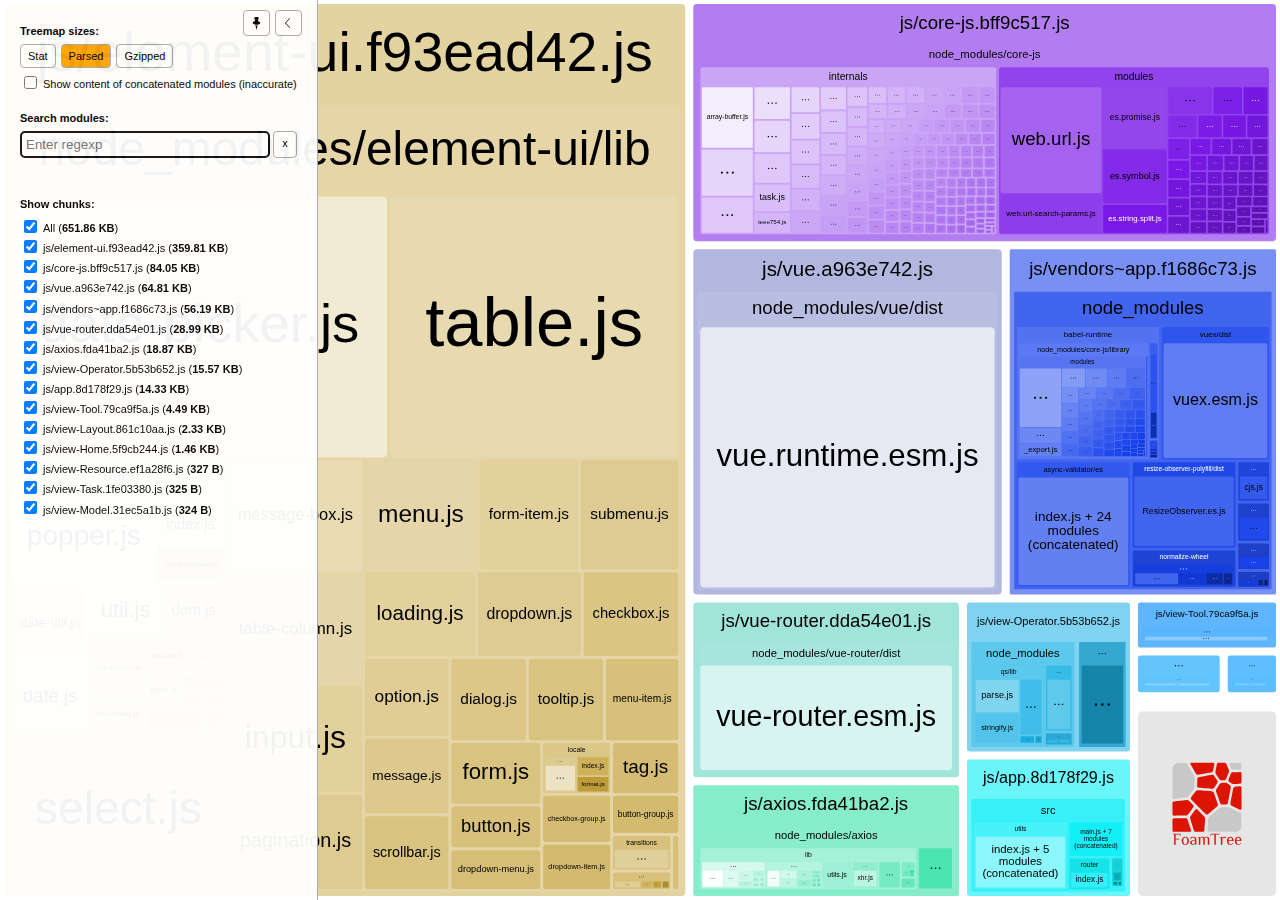
<file: report_ONLINE-2021101302.html>
<!DOCTYPE html>
<html>
  <head>
    <meta charset="UTF-8"/>
    <meta name="viewport" content="width=device-width, initial-scale=1"/>
    <title>eve-web [13 Oct 2021 at 02:38]</title>
    <link rel="shortcut icon" href="[data-uri]" type="image/x-icon" />

    <script>
      window.enableWebSocket = false;
    </script>
    
  <!-- viewer.js -->
  <script>
    !function(e){var t={};function n(r){if(t[r])return t[r].exports;var i=t[r]={i:r,l:!1,exports:{}};return e[r].call(i.exports,i,i.exports,n),i.l=!0,i.exports}n.m=e,n.c=t,n.d=function(e,t,r){n.o(e,t)||Object.defineProperty(e,t,{enumerable:!0,get:r})},n.r=function(e){"undefined"!=typeof Symbol&&Symbol.toStringTag&&Object.defineProperty(e,Symbol.toStringTag,{value:"Module"}),Object.defineProperty(e,"__esModule",{value:!0})},n.t=function(e,t){if(1&t&&(e=n(e)),8&t)return e;if(4&t&&"object"==typeof e&&e&&e.__esModule)return e;var r=Object.create(null);if(n.r(r),Object.defineProperty(r,"default",{enumerable:!0,value:e}),2&t&&"string"!=typeof e)for(var i in e)n.d(r,i,function(t){return e[t]}.bind(null,i));return r},n.n=function(e){var t=e&&e.__esModule?function(){return e.default}:function(){return e};return n.d(t,"a",t),t},n.o=function(e,t){return Object.prototype.hasOwnProperty.call(e,t)},n.p="/",n(n.s=69)}([function(e,t,n){var r;
/*!
  Copyright (c) 2017 Jed Watson.
  Licensed under the MIT License (MIT), see
  http://jedwatson.github.io/classnames
*/!function(){"use strict";var n={}.hasOwnProperty;function i(){for(var e=[],t=0;t<arguments.length;t++){var r=arguments[t];if(r){var o=typeof r;if("string"===o||"number"===o)e.push(r);else if(Array.isArray(r)&&r.length){var a=i.apply(null,r);a&&e.push(a)}else if("object"===o)for(var s in r)n.call(r,s)&&r[s]&&e.push(s)}}return e.join(" ")}e.exports?(i.default=i,e.exports=i):void 0===(r=function(){return i}.apply(t,[]))||(e.exports=r)}()},function(e,t,n){var r=n(40);"string"==typeof r&&(r=[[e.i,r,""]]);var i={hmr:!0,transform:void 0,insertInto:void 0};n(3)(r,i);r.locals&&(e.exports=r.locals)},function(e,t,n){"use strict";e.exports=function(e){var t=[];return t.toString=function(){return this.map((function(t){var n=function(e,t){var n=e[1]||"",r=e[3];if(!r)return n;if(t&&"function"==typeof btoa){var i=(a=r,"/*# sourceMappingURL=data:application/json;charset=utf-8;base64,"+btoa(unescape(encodeURIComponent(JSON.stringify(a))))+" */"),o=r.sources.map((function(e){return"/*# sourceURL="+r.sourceRoot+e+" */"}));return[n].concat(o).concat([i]).join("\n")}var a;return[n].join("\n")}(t,e);return t[2]?"@media "+t[2]+"{"+n+"}":n})).join("")},t.i=function(e,n){"string"==typeof e&&(e=[[null,e,""]]);for(var r={},i=0;i<this.length;i++){var o=this[i][0];null!=o&&(r[o]=!0)}for(i=0;i<e.length;i++){var a=e[i];null!=a[0]&&r[a[0]]||(n&&!a[2]?a[2]=n:n&&(a[2]="("+a[2]+") and ("+n+")"),t.push(a))}},t}},function(e,t,n){var r,i,o={},a=(r=function(){return window&&document&&document.all&&!window.atob},function(){return void 0===i&&(i=r.apply(this,arguments)),i}),s=function(e,t){return t?t.querySelector(e):document.querySelector(e)},u=function(e){var t={};return function(e,n){if("function"==typeof e)return e();if(void 0===t[e]){var r=s.call(this,e,n);if(window.HTMLIFrameElement&&r instanceof window.HTMLIFrameElement)try{r=r.contentDocument.head}catch(i){r=null}t[e]=r}return t[e]}}(),l=null,c=0,h=[],f=n(29);function d(e,t){for(var n=0;n<e.length;n++){var r=e[n],i=o[r.id];if(i){i.refs++;for(var a=0;a<i.parts.length;a++)i.parts[a](r.parts[a]);for(;a<r.parts.length;a++)i.parts.push(m(r.parts[a],t))}else{var s=[];for(a=0;a<r.parts.length;a++)s.push(m(r.parts[a],t));o[r.id]={id:r.id,refs:1,parts:s}}}}function p(e,t){for(var n=[],r={},i=0;i<e.length;i++){var o=e[i],a=t.base?o[0]+t.base:o[0],s={css:o[1],media:o[2],sourceMap:o[3]};r[a]?r[a].parts.push(s):n.push(r[a]={id:a,parts:[s]})}return n}function g(e,t){var n=u(e.insertInto);if(!n)throw new Error("Couldn't find a style target. This probably means that the value for the 'insertInto' parameter is invalid.");var r=h[h.length-1];if("top"===e.insertAt)r?r.nextSibling?n.insertBefore(t,r.nextSibling):n.appendChild(t):n.insertBefore(t,n.firstChild),h.push(t);else if("bottom"===e.insertAt)n.appendChild(t);else{if("object"!=typeof e.insertAt||!e.insertAt.before)throw new Error("[Style Loader]\n\n Invalid value for parameter 'insertAt' ('options.insertAt') found.\n Must be 'top', 'bottom', or Object.\n (https://github.com/webpack-contrib/style-loader#insertat)\n");var i=u(e.insertAt.before,n);n.insertBefore(t,i)}}function b(e){if(null===e.parentNode)return!1;e.parentNode.removeChild(e);var t=h.indexOf(e);t>=0&&h.splice(t,1)}function v(e){var t=document.createElement("style");if(void 0===e.attrs.type&&(e.attrs.type="text/css"),void 0===e.attrs.nonce){var r=function(){0;return n.nc}();r&&(e.attrs.nonce=r)}return y(t,e.attrs),g(e,t),t}function y(e,t){Object.keys(t).forEach((function(n){e.setAttribute(n,t[n])}))}function m(e,t){var n,r,i,o;if(t.transform&&e.css){if(!(o="function"==typeof t.transform?t.transform(e.css):t.transform.default(e.css)))return function(){};e.css=o}if(t.singleton){var a=c++;n=l||(l=v(t)),r=C.bind(null,n,a,!1),i=C.bind(null,n,a,!0)}else e.sourceMap&&"function"==typeof URL&&"function"==typeof URL.createObjectURL&&"function"==typeof URL.revokeObjectURL&&"function"==typeof Blob&&"function"==typeof btoa?(n=function(e){var t=document.createElement("link");return void 0===e.attrs.type&&(e.attrs.type="text/css"),e.attrs.rel="stylesheet",y(t,e.attrs),g(e,t),t}(t),r=T.bind(null,n,t),i=function(){b(n),n.href&&URL.revokeObjectURL(n.href)}):(n=v(t),r=S.bind(null,n),i=function(){b(n)});return r(e),function(t){if(t){if(t.css===e.css&&t.media===e.media&&t.sourceMap===e.sourceMap)return;r(e=t)}else i()}}e.exports=function(e,t){if("undefined"!=typeof DEBUG&&DEBUG&&"object"!=typeof document)throw new Error("The style-loader cannot be used in a non-browser environment");(t=t||{}).attrs="object"==typeof t.attrs?t.attrs:{},t.singleton||"boolean"==typeof t.singleton||(t.singleton=a()),t.insertInto||(t.insertInto="head"),t.insertAt||(t.insertAt="bottom");var n=p(e,t);return d(n,t),function(e){for(var r=[],i=0;i<n.length;i++){var a=n[i];(s=o[a.id]).refs--,r.push(s)}e&&d(p(e,t),t);for(i=0;i<r.length;i++){var s;if(0===(s=r[i]).refs){for(var u=0;u<s.parts.length;u++)s.parts[u]();delete o[s.id]}}}};var x,w=(x=[],function(e,t){return x[e]=t,x.filter(Boolean).join("\n")});function C(e,t,n,r){var i=n?"":r.css;if(e.styleSheet)e.styleSheet.cssText=w(t,i);else{var o=document.createTextNode(i),a=e.childNodes;a[t]&&e.removeChild(a[t]),a.length?e.insertBefore(o,a[t]):e.appendChild(o)}}function S(e,t){var n=t.css,r=t.media;if(r&&e.setAttribute("media",r),e.styleSheet)e.styleSheet.cssText=n;else{for(;e.firstChild;)e.removeChild(e.firstChild);e.appendChild(document.createTextNode(n))}}function T(e,t,n){var r=n.css,i=n.sourceMap,o=void 0===t.convertToAbsoluteUrls&&i;(t.convertToAbsoluteUrls||o)&&(r=f(r)),i&&(r+="\n/*# sourceMappingURL=data:application/json;base64,"+btoa(unescape(encodeURIComponent(JSON.stringify(i))))+" */");var a=new Blob([r],{type:"text/css"}),s=e.href;e.href=URL.createObjectURL(a),s&&URL.revokeObjectURL(s)}},function(e,t,n){var r=n(32);"string"==typeof r&&(r=[[e.i,r,""]]);var i={hmr:!0,transform:void 0,insertInto:void 0};n(3)(r,i);r.locals&&(e.exports=r.locals)},function(e,t,n){"use strict";
/**
 * filesize
 *
 * @copyright 2018 Jason Mulligan <jason.mulligan@avoidwork.com>
 * @license BSD-3-Clause
 * @version 3.6.1
 */!function(t){var n=/^(b|B)$/,r={iec:{bits:["b","Kib","Mib","Gib","Tib","Pib","Eib","Zib","Yib"],bytes:["B","KiB","MiB","GiB","TiB","PiB","EiB","ZiB","YiB"]},jedec:{bits:["b","Kb","Mb","Gb","Tb","Pb","Eb","Zb","Yb"],bytes:["B","KB","MB","GB","TB","PB","EB","ZB","YB"]}},i={iec:["","kibi","mebi","gibi","tebi","pebi","exbi","zebi","yobi"],jedec:["","kilo","mega","giga","tera","peta","exa","zetta","yotta"]};function o(e){var t=arguments.length>1&&void 0!==arguments[1]?arguments[1]:{},o=[],a=0,s=void 0,u=void 0,l=void 0,c=void 0,h=void 0,f=void 0,d=void 0,p=void 0,g=void 0,b=void 0,v=void 0,y=void 0,m=void 0,x=void 0,w=void 0;if(isNaN(e))throw new Error("Invalid arguments");return l=!0===t.bits,v=!0===t.unix,u=t.base||2,b=void 0!==t.round?t.round:v?1:2,y=void 0!==t.separator&&t.separator||"",m=void 0!==t.spacer?t.spacer:v?"":" ",w=t.symbols||t.suffixes||{},x=2===u&&t.standard||"jedec",g=t.output||"string",h=!0===t.fullform,f=t.fullforms instanceof Array?t.fullforms:[],s=void 0!==t.exponent?t.exponent:-1,c=u>2?1e3:1024,(d=(p=Number(e))<0)&&(p=-p),(-1===s||isNaN(s))&&(s=Math.floor(Math.log(p)/Math.log(c)))<0&&(s=0),s>8&&(s=8),0===p?(o[0]=0,o[1]=v?"":r[x][l?"bits":"bytes"][s]):(a=p/(2===u?Math.pow(2,10*s):Math.pow(1e3,s)),l&&(a*=8)>=c&&s<8&&(a/=c,s++),o[0]=Number(a.toFixed(s>0?b:0)),o[1]=10===u&&1===s?l?"kb":"kB":r[x][l?"bits":"bytes"][s],v&&(o[1]="jedec"===x?o[1].charAt(0):s>0?o[1].replace(/B$/,""):o[1],n.test(o[1])&&(o[0]=Math.floor(o[0]),o[1]=""))),d&&(o[0]=-o[0]),o[1]=w[o[1]]||o[1],"array"===g?o:"exponent"===g?s:"object"===g?{value:o[0],suffix:o[1],symbol:o[1]}:(h&&(o[1]=f[s]?f[s]:i[x][s]+(l?"bit":"byte")+(1===o[0]?"":"s")),y.length>0&&(o[0]=o[0].toString().replace(".",y)),o.join(m))}o.partial=function(e){return function(t){return o(t,e)}},e.exports=o}("undefined"!=typeof window&&window)},function(e,t,n){var r=n(48);"string"==typeof r&&(r=[[e.i,r,""]]);var i={hmr:!0,transform:void 0,insertInto:void 0};n(3)(r,i);r.locals&&(e.exports=r.locals)},function(e,t,n){var r=n(37);"string"==typeof r&&(r=[[e.i,r,""]]);var i={hmr:!0,transform:void 0,insertInto:void 0};n(3)(r,i);r.locals&&(e.exports=r.locals)},function(e,t,n){var r=n(59),i=n(14),o=/[&<>"']/g,a=RegExp(o.source);e.exports=function(e){return(e=i(e))&&a.test(e)?e.replace(o,r):e}},function(e,t,n){var r=n(30);"string"==typeof r&&(r=[[e.i,r,""]]);var i={hmr:!0,transform:void 0,insertInto:void 0};n(3)(r,i);r.locals&&(e.exports=r.locals)},function(e,t,n){var r=n(31);"string"==typeof r&&(r=[[e.i,r,""]]);var i={hmr:!0,transform:void 0,insertInto:void 0};n(3)(r,i);r.locals&&(e.exports=r.locals)},function(e,t,n){var r=n(36);"string"==typeof r&&(r=[[e.i,r,""]]);var i={hmr:!0,transform:void 0,insertInto:void 0};n(3)(r,i);r.locals&&(e.exports=r.locals)},function(e,t,n){var r=n(61);"string"==typeof r&&(r=[[e.i,r,""]]);var i={hmr:!0,transform:void 0,insertInto:void 0};n(3)(r,i);r.locals&&(e.exports=r.locals)},function(e,t,n){var r=n(19).Symbol;e.exports=r},function(e,t,n){var r=n(56);e.exports=function(e){return null==e?"":r(e)}},function(e,t,n){var r=n(28);"string"==typeof r&&(r=[[e.i,r,""]]);var i={hmr:!0,transform:void 0,insertInto:void 0};n(3)(r,i);r.locals&&(e.exports=r.locals)},function(e,t,n){var r=n(38);"string"==typeof r&&(r=[[e.i,r,""]]);var i={hmr:!0,transform:void 0,insertInto:void 0};n(3)(r,i);r.locals&&(e.exports=r.locals)},function(e,t,n){var r=n(39);"string"==typeof r&&(r=[[e.i,r,""]]);var i={hmr:!0,transform:void 0,insertInto:void 0};n(3)(r,i);r.locals&&(e.exports=r.locals)},function(e,t){e.exports=function(e){var t=typeof e;return null!=e&&("object"==t||"function"==t)}},function(e,t,n){var r=n(42),i="object"==typeof self&&self&&self.Object===Object&&self,o=r||i||Function("return this")();e.exports=o},function(e,t,n){var r=n(44),i=n(47);e.exports=function(e){return"symbol"==typeof e||i(e)&&"[object Symbol]"==r(e)}},function(e,t){var n=RegExp("[\\u200d\\ud800-\\udfff\\u0300-\\u036f\\ufe20-\\ufe2f\\u20d0-\\u20ff\\ufe0e\\ufe0f]");e.exports=function(e){return n.test(e)}},function(e,t){
/**
 * Carrot Search FoamTree HTML5 (demo variant)
 * v3.4.5, 4fa198d722d767b68d0409e88290ea6de98d1eaa/4fa198d7, build FOAMTREE-SOFTWARE4-DIST-39, Jul 26, 2017
 * 
 * Carrot Search confidential.
 * Copyright 2002-2017, Carrot Search s.c, All Rights Reserved.
 */
!function(){var e,t=function(){var e,n=window.navigator.userAgent;try{window.localStorage.setItem("ftap5caavc","ftap5caavc"),window.localStorage.removeItem("ftap5caavc"),e=!0}catch(r){e=!1}return{of:function(){return/webkit/i.test(n)},mf:function(){return/Mac/.test(n)},lf:function(){return/iPad|iPod|iPhone/.test(n)},hf:function(){return/Android/.test(n)},ii:function(){return"ontouchstart"in window||!!window.DocumentTouch&&document instanceof window.DocumentTouch},hi:function(){return e},gi:function(){var e=document.createElement("canvas");return!(!e.getContext||!e.getContext("2d"))},Dd:function(e,n){return[].forEach&&t.gi()?e&&e():n&&n()}}}(),n=function(){function e(){return window.performance&&(window.performance.now||window.performance.mozNow||window.performance.msNow||window.performance.oNow||window.performance.webkitNow)||Date.now}var t=e();return{create:function(){return{now:(t=e(),function(){return t.call(window.performance)})};var t},now:function(){return t.call(window.performance)}}}();function r(){function r(){if(!u)throw"AF0";var e=n.now();0!==l&&(o.Kd=e-l),l=e,s=s.filter((function(e){return null!==e})),o.frames++;for(var t=0;t<s.length;t++){var r=s[t];null!==r&&(!0===r.ye.call(r.Yg)?s[t]=null:m.Sc(r.repeat)&&(r.repeat=r.repeat-1,0>=r.repeat&&(s[t]=null)))}s=s.filter((function(e){return null!==e})),u=!1,i(),0!==(e=n.now()-e)&&(o.Jd=e),o.totalTime+=e,o.Oe=1e3*o.frames/o.totalTime,l=0===s.length?0:n.now()}function i(){0<s.length&&!u&&(u=!0,a(r))}var o=this.rg={frames:0,totalTime:0,Jd:0,Kd:0,Oe:0};e=o;var a=t.lf()?function(e){window.setTimeout(e,0)}:window.requestAnimationFrame||window.webkitRequestAnimationFrame||window.mozRequestAnimationFrame||window.oRequestAnimationFrame||window.msRequestAnimationFrame||function(){var e=n.create();return function(t){var n=0;window.setTimeout((function(){var r=e.now();t(),n=e.now()-r}),16>n?16-n:0)}}(),s=[],u=!1,l=0;this.repeat=function(e,t,n){this.cancel(e),s.push({ye:e,Yg:n,repeat:t}),i()},this.d=function(e,t){this.repeat(e,1,t)},this.cancel=function(e){for(var t=0;t<s.length;t++){var n=s[t];null!==n&&n.ye===e&&(s[t]=null)}},this.k=function(){s=[]}}var i,o=t.Dd((function(){function e(){this.buffer=[],this.oa=0,this.Gc=m.extend({},s)}function t(e){return function(){var t,n=this.buffer,r=this.oa;for(n[r++]="call",n[r++]=e,n[r++]=arguments.length,t=0;t<arguments.length;t++)n[r++]=arguments[t];this.oa=r}}function n(e){return function(){return r[e].apply(r,arguments)}}(i=document.createElement("canvas")).width=1,i.height=1;var r=i.getContext("2d"),i=["font"],a="fillStyle globalAlpha globalCompositeOperation lineCap lineDashOffset lineJoin lineWidth miterLimit shadowBlur shadowColor shadowOffsetX shadowOffsetY strokeStyle textAlign textBaseline".split(" "),s={};return a.concat(i).forEach((function(e){s[e]=r[e]})),e.prototype.clear=function(){this.oa=0},e.prototype.Na=function(){return 0===this.oa},e.prototype.Ta=function(e){e instanceof o?function(e,t,n){for(var r=0,i=e.oa,o=e.buffer;r<n;)o[i++]=t[r++];e.oa=i}(e,this.buffer,this.oa):function(e,t,n,r){for(var i=0;i<n;)switch(t[i++]){case"set":e[t[i++]]=t[i++];break;case"setGlobalAlpha":e[t[i++]]=t[i++]*r;break;case"call":var o=t[i++];switch(t[i++]){case 0:e[o]();break;case 1:e[o](t[i++]);break;case 2:e[o](t[i++],t[i++]);break;case 3:e[o](t[i++],t[i++],t[i++]);break;case 4:e[o](t[i++],t[i++],t[i++],t[i++]);break;case 5:e[o](t[i++],t[i++],t[i++],t[i++],t[i++]);break;case 6:e[o](t[i++],t[i++],t[i++],t[i++],t[i++],t[i++]);break;case 7:e[o](t[i++],t[i++],t[i++],t[i++],t[i++],t[i++],t[i++]);break;case 8:e[o](t[i++],t[i++],t[i++],t[i++],t[i++],t[i++],t[i++],t[i++]);break;case 9:e[o](t[i++],t[i++],t[i++],t[i++],t[i++],t[i++],t[i++],t[i++],t[i++]);break;default:throw"CB0"}}}(e,this.buffer,this.oa,m.B(e.globalAlpha,1))},e.prototype.replay=e.prototype.Ta,e.prototype.d=function(){return new e},e.prototype.scratch=e.prototype.d,"arc arcTo beginPath bezierCurveTo clearRect clip closePath drawImage fill fillRect fillText lineTo moveTo putImageData quadraticCurveTo rect rotate scale setLineDash setTransform stroke strokeRect strokeText transform translate".split(" ").forEach((function(n){e.prototype[n]=t(n)})),["measureText","createLinearGradient","createRadialGradient","createPattern","getLineDash"].forEach((function(t){e.prototype[t]=n(t)})),["save","restore"].forEach((function(r){e.prototype[r]=function(e,t){return function(){e.apply(this,arguments),t.apply(this,arguments)}}(t(r),n(r))})),i.forEach((function(t){Object.defineProperty(e.prototype,t,{set:function(e){r[t]=e,this.Gc[t]=e;var n=this.buffer;n[this.oa++]="set",n[this.oa++]=t,n[this.oa++]=e},get:function(){return this.Gc[t]}})})),a.forEach((function(t){Object.defineProperty(e.prototype,t,{set:function(e){this.Gc[t]=e;var n=this.buffer;n[this.oa++]="globalAlpha"===t?"setGlobalAlpha":"set",n[this.oa++]=t,n[this.oa++]=e},get:function(){return this.Gc[t]}})})),e.prototype.roundRect=function(e,t,n,r,i){this.beginPath(),this.moveTo(e+i,t),this.lineTo(e+n-i,t),this.quadraticCurveTo(e+n,t,e+n,t+i),this.lineTo(e+n,t+r-i),this.quadraticCurveTo(e+n,t+r,e+n-i,t+r),this.lineTo(e+i,t+r),this.quadraticCurveTo(e,t+r,e,t+r-i),this.lineTo(e,t+i),this.quadraticCurveTo(e,t,e+i,t),this.closePath()},e.prototype.fillPolygonWithText=function(e,t,n,r,i){i||(i={});var a={sb:m.B(i.maxFontSize,D.Ea.sb),Zc:m.B(i.minFontSize,D.Ea.Zc),lineHeight:m.B(i.lineHeight,D.Ea.lineHeight),pb:m.B(i.horizontalPadding,D.Ea.pb),eb:m.B(i.verticalPadding,D.Ea.eb),tb:m.B(i.maxTotalTextHeight,D.Ea.tb),fontFamily:m.B(i.fontFamily,D.Ea.fontFamily),fontStyle:m.B(i.fontStyle,D.Ea.fontStyle),fontVariant:m.B(i.fontVariant,D.Ea.fontVariant),fontWeight:m.B(i.fontWeight,D.Ea.fontWeight),verticalAlign:m.B(i.verticalAlign,D.Ea.verticalAlign)},s=i.cache;if(s&&m.Q(i,"area")){s.jd||(s.jd=new o);var u=i.area,l=m.B(i.cacheInvalidationThreshold,.05);e=D.xe(a,this,r,e,z.q(e,{}),{x:t,y:n},i.allowForcedSplit||!1,i.allowEllipsis||!1,s,u,l,i.invalidateCache)}else e=D.Le(a,this,r,e,z.q(e,{}),{x:t,y:n},i.allowForcedSplit||!1,i.allowEllipsis||!1);return e.la?{fit:!0,lineCount:e.mc,fontSize:e.fontSize,box:{x:e.da.x,y:e.da.y,w:e.da.f,h:e.da.i},ellipsis:e.ec}:{fit:!1}},e})),a=t.Dd((function(){function e(e){this.O=e,this.d=[],this.Ib=[void 0],this.Nc=["#SIZE#px sans-serif"],this.Ld=[0],this.Md=[1],this.ie=[0],this.je=[0],this.ke=[0],this.Qd=[10],this.hc=[10],this.Sb=[this.Ib,this.Nc,this.hc,this.Ld,this.Md,this.ie,this.Qd,this.je,this.ke],this.ga=[1,0,0,1,0,0]}function t(e){var t=e.O,n=e.Sb[0].length-1;e.Ib[n]&&(t.setLineDash(e.Ib[n]),t.Tj=e.Ld[n]),t.miterLimit=e.Qd[n],t.lineWidth=e.Md[n],t.shadowBlur=e.ie[n],t.shadowOffsetX=e.je[n],t.shadowOffsetY=e.ke[n],t.font=e.Nc[n].replace("#SIZE#",e.hc[n].toString())}function n(e,t,n){return e*n[0]+t*n[2]+n[4]}function r(e,t,n){return e*n[1]+t*n[3]+n[5]}function i(e,t){for(var n=0;n<e.length;n++)e[n]*=t[0];return e}e.prototype.save=function(){this.d.push(this.ga.slice(0));for(var e=0;e<this.Sb.length;e++){var t=this.Sb[e];t.push(t[t.length-1])}this.O.save()},e.prototype.restore=function(){this.ga=this.d.pop();for(var e=0;e<this.Sb.length;e++)this.Sb[e].pop();this.O.restore(),t(this)},e.prototype.scale=function(e,n){(r=this.ga)[0]*=e,r[1]*=e,r[2]*=n,r[3]*=n;var r=this.ga,o=this.Sb,a=o[0].length-1,s=this.Ib[a];for(s&&i(s,r),s=2;s<o.length;s++){o[s][a]*=r[0]}t(this)},e.prototype.translate=function(e,t){var n=this.ga;n[4]+=n[0]*e+n[2]*t,n[5]+=n[1]*e+n[3]*t},["moveTo","lineTo"].forEach((function(t){e.prototype[t]=function(e){return function(t,i){var o=this.ga;return this.O[e].call(this.O,n(t,i,o),r(t,i,o))}}(t)})),["clearRect","fillRect","strokeRect","rect"].forEach((function(t){e.prototype[t]=function(e){return function(t,i,o,a){var s=this.ga;return this.O[e].call(this.O,n(t,i,s),r(t,i,s),o*s[0],a*s[3])}}(t)})),"fill stroke beginPath closePath clip createImageData createPattern getImageData putImageData getLineDash setLineDash".split(" ").forEach((function(t){e.prototype[t]=function(e){return function(){return this.O[e].apply(this.O,arguments)}}(t)})),[{vb:"lineDashOffset",zb:function(e){return e.Ld}},{vb:"lineWidth",zb:function(e){return e.Md}},{vb:"miterLimit",zb:function(e){return e.Qd}},{vb:"shadowBlur",zb:function(e){return e.ie}},{vb:"shadowOffsetX",zb:function(e){return e.je}},{vb:"shadowOffsetY",zb:function(e){return e.ke}}].forEach((function(t){Object.defineProperty(e.prototype,t.vb,{set:function(e){var n=t.zb(this);e*=this.ga[0],n[n.length-1]=e,this.O[t.vb]=e}})}));var o=/(\d+(?:\.\d+)?)px/;return Object.defineProperty(e.prototype,"font",{set:function(e){var t=o.exec(e);if(1<t.length){var n=this.hc.length-1;this.hc[n]=parseFloat(t[1]),this.Nc[n]=e.replace(o,"#SIZE#px"),this.O.font=this.Nc[n].replace("#SIZE#",(this.hc[n]*this.ga[0]).toString())}}}),"fillStyle globalAlpha globalCompositeOperation lineCap lineJoin shadowColor strokeStyle textAlign textBaseline".split(" ").forEach((function(t){Object.defineProperty(e.prototype,t,{set:function(e){this.O[t]=e}})})),e.prototype.arc=function(e,t,i,o,a,s){var u=this.ga;this.O.arc(n(e,t,u),r(e,t,u),i*u[0],o,a,s)},e.prototype.arcTo=function(e,t,i,o,a){var s=this.ga;this.O.arc(n(e,t,s),r(e,t,s),n(i,o,s),r(i,o,s),a*s[0])},e.prototype.bezierCurveTo=function(e,t,i,o,a,s){var u=this.ga;this.O.bezierCurveTo(n(e,t,u),r(e,t,u),n(i,o,u),r(i,o,u),n(a,s,u),r(a,s,u))},e.prototype.drawImage=function(e,t,i,o,a,s,u,l,c){function h(t,i,o,a){d.push(n(t,i,f)),d.push(r(t,i,f)),o=m.V(o)?e.width:o,a=m.V(a)?e.height:a,d.push(o*f[0]),d.push(a*f[3])}var f=this.ga,d=[e];m.V(s)?h(t,i,o,a):h(s,u,l,c),this.O.drawImage.apply(this.O,d)},e.prototype.quadraticCurveTo=function(e,t,i,o){var a=this.ga;this.O.quadraticCurveTo(n(e,t,a),r(e,t,a),n(i,o,a),r(i,o,a))},e.prototype.fillText=function(e,t,i,o){var a=this.ga;this.O.fillText(e,n(t,i,a),r(t,i,a),m.Sc(o)?o*a[0]:1e20)},e.prototype.setLineDash=function(e){e=i(e.slice(0),this.ga),this.Ib[this.Ib.length-1]=e,this.O.setLineDash(e)},e})),s=(i=!t.of()||t.lf()||t.hf()?1:7,{eh:function(){function e(e){e.beginPath(),u.le(e,l)}(a=document.createElement("canvas")).width=800,a.height=600;var t,r=a.getContext("2d"),o=a.width,a=a.height,s=0,l=[{x:0,y:100}];for(t=1;6>=t;t++)s=2*t*Math.PI/6,l.push({x:0+100*Math.sin(s),y:0+100*Math.cos(s)});t={polygonPlainFill:[e,function(e){e.fillStyle="rgb(255, 0, 0)",e.fill()}],polygonPlainStroke:[e,function(e){e.strokeStyle="rgb(128, 0, 0)",e.lineWidth=2,e.closePath(),e.stroke()}],polygonGradientFill:[e,function(e){var t=e.createRadialGradient(0,0,10,0,0,60);t.addColorStop(0,"rgb(255, 0, 0)"),t.addColorStop(1,"rgb(255, 255, 0)"),e.fillStyle=t,e.fill()}],polygonGradientStroke:[e,function(e){var t=e.createLinearGradient(-100,-100,100,100);t.addColorStop(0,"rgb(224, 0, 0)"),t.addColorStop(1,"rgb(32, 0, 0)"),e.strokeStyle=t,e.lineWidth=2,e.closePath(),e.stroke()}],polygonExposureShadow:[e,function(e){e.shadowBlur=50,e.shadowColor="rgba(0, 0, 0, 1)",e.fillStyle="rgba(0, 0, 0, 1)",e.globalCompositeOperation="source-over",e.fill(),e.shadowBlur=0,e.shadowColor="transparent",e.globalCompositeOperation="destination-out",e.fill()}],labelPlainFill:[function(e){e.fillStyle="#000",e.font="24px sans-serif",e.textAlign="center"},function(e){e.fillText("Some text",0,-16),e.fillText("for testing purposes",0,16)}]},s=100/Object.keys(t).length;var c,h=n.now(),f={};for(c in t){var d,p=t[c],g=n.now(),b=0;do{for(r.save(),r.translate(Math.random()*o,Math.random()*a),d=3*Math.random()+.5,r.scale(d,d),d=0;d<p.length;d++)p[d](r);r.restore(),b++,d=n.now()}while(d-g<s);f[c]=i*(d-g)/b}return f.total=n.now()-h,f}}),u={le:function(e,t){var n=t[0];e.moveTo(n.x,n.y);for(var r=t.length-1;0<r;r--)n=t[r],e.lineTo(n.x,n.y)},rj:function(e,t,n,r){var i,o,a,s,u,l=[],c=0,h=t.length;for(a=0;a<h;a++)i=t[a],o=t[(a+1)%h],i=z.d(i,o),i=Math.sqrt(i),l.push(i),c+=i;n=r*(n+.5*r*c/h),r={};c={};var f={};for(a=0;a<h;a++)i=t[a],o=t[(a+1)%h],s=t[(a+2)%h],u=l[(a+1)%h],u=Math.min(.5,n/u),z.Aa(1-u,o,s,c),z.Aa(u,o,s,f),0==a&&(s=Math.min(.5,n/l[0]),z.Aa(s,i,o,r),e.moveTo(r.x,r.y)),e.quadraticCurveTo(o.x,o.y,c.x,c.y),e.lineTo(f.x,f.y);return!0}};function l(e){function t(e){c[e].style.opacity=f*h[e]}function n(e){e.width=Math.round(o*e.n),e.height=Math.round(a*e.n)}function r(){return/relative|absolute|fixed/.test(window.getComputedStyle(i,null).getPropertyValue("position"))}var i,o,a,s,u,l=[],c={},h={},f=0;this.H=function(t){i=t,r()||(i.style.position="relative"),0!=i.clientWidth&&0!=i.clientHeight||I.Pa("element has zero dimensions: "+i.clientWidth+" x "+i.clientHeight+"."),i.innerHTML="",o=i.clientWidth,a=i.clientHeight,s=0!==o?o:void 0,u=0!==a?a:void 0,"embedded"===i.getAttribute("data-foamtree")&&I.Pa("visualization already embedded in the element."),i.setAttribute("data-foamtree","embedded"),e.c.p("stage:initialized",this,i,o,a)},this.lb=function(){i.removeAttribute("data-foamtree"),l=[],c={},e.c.p("stage:disposed",this,i)},this.k=function(){if(r()||(i.style.position="relative"),o=i.clientWidth,a=i.clientHeight,0!==o&&0!==a&&(o!==s||a!==u)){for(var t=l.length-1;0<=t;t--)n(l[t]);e.c.p("stage:resized",s,u,o,a),s=o,u=a}},this.fj=function(e,t){e.n=t,n(e)},this.oc=function(r,o,a){var s=document.createElement("canvas");return s.setAttribute("style","position: absolute; top: 0; bottom: 0; left: 0; right: 0; width: 100%; height: 100%; -webkit-touch-callout: none; -webkit-user-select: none; -moz-user-select: none; -ms-user-select: none; user-select: none;"),s.n=o,n(s),l.push(s),c[r]=s,h[r]=1,t(r),a||i.appendChild(s),e.c.p("stage:newLayer",r,s),s},this.kc=function(e,n){return m.V(n)||(h[e]=n,t(e)),h[e]},this.d=function(e){return m.V(e)||(f=e,m.Ga(c,(function(e,n){t(n)}))),f}}function c(e){function t(e,t,n){return y=!0,p.x=0,p.y=0,g.x=0,g.y=0,a=f,s.x=d.x,s.y=d.y,t(),u*=e,l=n?u/a:e,l=Math.max(.25/a,l),!0}function n(e,t){return t.x=e.x/f+d.x,t.y=e.y/f+d.y,t}function r(e,t,n,r,i,o,a,s,u){var l=(e-n)*(o-s)-(t-r)*(i-a);return!(1e-5>Math.abs(l))&&(u.x=((e*r-t*n)*(i-a)-(e-n)*(i*s-o*a))/l,u.y=((e*r-t*n)*(o-s)-(t-r)*(i*s-o*a))/l,!0)}var i,o,a=1,s={x:0,y:0},u=1,l=1,c=1,h={x:0,y:0},f=1,d={x:0,y:0},p={x:0,y:0},g={x:0,y:0},b={x:0,y:0,f:0,i:0},v={x:0,y:0,f:0,i:0,scale:1},y=!0;e.c.j("stage:initialized",(function(e,t,n,r){i=n,o=r,b.x=0,b.y=0,b.f=n,b.i=r,v.x=0,v.y=0,v.f=n,v.i=r,v.scale=1})),e.c.j("stage:resized",(function(e,t,n,r){function a(e){e.x*=l,e.y*=c}function u(e){a(e),e.f*=l,e.i*=c}i=n,o=r;var l=n/e,c=r/t;a(s),a(d),a(h),a(p),a(g),u(b),u(v)})),this.Yb=function(e,r){return t(r,(function(){n(e,h)}),!0)},this.Y=function(e,n){if(1==Math.round(1e4*n)/1e4){var i=b.x-d.x,o=b.y-d.y;return t(1,(function(){}),!0),this.d(-i,-o)}return t(n,(function(){for(var t=!1;!t;){t=Math.random();var n=Math.random(),i=Math.random(),o=Math.random();t=r(e.x+t*e.f,e.y+n*e.i,b.x+t*b.f,b.y+n*b.i,e.x+i*e.f,e.y+o*e.i,b.x+i*b.f,b.y+o*b.i,h)}}),!0)},this.sc=function(e,n){var a,s,u,l;return(a=e.f/e.i)<(s=i/o)?(u=e.i*s,l=e.i,a=e.x-.5*(u-e.f),s=e.y):a>s?(u=e.f,l=e.f*o/i,a=e.x,s=e.y-.5*(l-e.i)):(a=e.x,s=e.y,u=e.f,l=e.i),a-=u*n,u*=1+2*n,r(a,s-=l*n,d.x,d.y,a+u,s,d.x+i/f,d.y,h)?t(i/f/u,m.ta,!1):(y=!1,this.d(f*(d.x-a),f*(d.y-s)))},this.d=function(e,t){var n=Math.round(1e4*e)/1e4,r=Math.round(1e4*t)/1e4;return g.x+=n/f,g.y+=r/f,0!==n||0!==r},this.reset=function(e){return e&&this.content(0,0,i,o),this.Y({x:b.x+d.x,y:b.y+d.y,f:b.f/f,i:b.i/f},c/u)},this.Qb=function(e){c=Math.min(1,Math.round(1e4*(e||u))/1e4)},this.k=function(){return d.x<b.x?(b.x-d.x)*f:d.x+i/f>b.x+b.f?-(d.x+i/f-b.x-b.f)*f:0},this.A=function(){return d.y<b.y?(b.y-d.y)*f:d.y+o/f>b.y+b.i?-(d.y+o/f-b.y-b.i)*f:0},this.update=function(e){var t=Math.abs(Math.log(l));6>t?t=2:(t/=4,t+=3*t*(1<l?e:1-e)),t=1<l?Math.pow(e,t):1-Math.pow(1-e,t),f=a*(t=(y?t:1)*(l-1)+1),d.x=h.x-(h.x-s.x)/t,d.y=h.y-(h.y-s.y)/t,d.x-=p.x*(1-e)+g.x*e,d.y-=p.y*(1-e)+g.y*e,1===e&&(p.x=g.x,p.y=g.y),v.x=d.x,v.y=d.y,v.f=i/f,v.i=o/f,v.scale=f},this.S=function(e){return e.x=v.x,e.y=v.y,e.scale=v.scale,e},this.absolute=function(e,t){return n(e,t||{})},this.nd=function(e,t){var n=t||{};return n.x=(e.x-d.x)*f,n.y=(e.y-d.y)*f,n},this.Hc=function(e){return this.scale()<c/e},this.Rd=function(){return m.Fd(f,1)},this.scale=function(){return Math.round(1e4*f)/1e4},this.content=function(e,t,n,r){b.x=e,b.y=t,b.f=n,b.i=r},this.Jc=function(e,t){var n;for(n=e.length-1;0<=n;n--){var r=e[n];r.save(),r.scale(f,f),r.translate(-d.x,-d.y)}for(t(v),n=e.length-1;0<=n;n--)(r=e[n]).restore()}}var h=new function(){function e(e){if("hsl"==e.model||"hsla"==e.model)return e;var t,n=e.r/=255,r=e.g/=255,i=e.b/=255,o=Math.max(n,r,i),a=(o+(u=Math.min(n,r,i)))/2;if(o==u)t=u=0;else{var s=o-u,u=.5<a?s/(2-o-u):s/(o+u);switch(o){case n:t=(r-i)/s+(r<i?6:0);break;case r:t=(i-n)/s+2;break;case i:t=(n-r)/s+4}t/=6}return e.h=360*t,e.s=100*u,e.l=100*a,e.model="hsl",e}var t={h:0,s:0,l:0,a:1,model:"hsla"};this.Ba=function(n){return m.Tc(n)?e(h.Hg(n)):m.jc(n)?e(n):t},this.Hg=function(e){var n;return(n=/rgba\(\s*([^,\s]+)\s*,\s*([^,\s]+)\s*,\s*([^,\s]+)\s*,\s*([^,\s]+)\s*\)/.exec(e))&&5==n.length?{r:parseFloat(n[1]),g:parseFloat(n[2]),b:parseFloat(n[3]),a:parseFloat(n[4]),model:"rgba"}:(n=/hsla\(\s*([^,\s]+)\s*,\s*([^,%\s]+)%\s*,\s*([^,\s%]+)%\s*,\s*([^,\s]+)\s*\)/.exec(e))&&5==n.length?{h:parseFloat(n[1]),s:parseFloat(n[2]),l:parseFloat(n[3]),a:parseFloat(n[4]),model:"hsla"}:(n=/rgb\(\s*([^,\s]+)\s*,\s*([^,\s]+)\s*,\s*([^,\s]+)\s*\)/.exec(e))&&4==n.length?{r:parseFloat(n[1]),g:parseFloat(n[2]),b:parseFloat(n[3]),a:1,model:"rgb"}:(n=/hsl\(\s*([^,\s]+)\s*,\s*([^,\s%]+)%\s*,\s*([^,\s%]+)%\s*\)/.exec(e))&&4==n.length?{h:parseFloat(n[1]),s:parseFloat(n[2]),l:parseFloat(n[3]),a:1,model:"hsl"}:(n=/#([0-9a-fA-F]{2})([0-9a-fA-F]{2})([0-9a-fA-F]{2})/.exec(e))&&4==n.length?{r:parseInt(n[1],16),g:parseInt(n[2],16),b:parseInt(n[3],16),a:1,model:"rgb"}:(n=/#([0-9a-fA-F])([0-9a-fA-F])([0-9a-fA-F])/.exec(e))&&4==n.length?{r:17*parseInt(n[1],16),g:17*parseInt(n[2],16),b:17*parseInt(n[3],16),a:1,model:"rgb"}:t},this.Cg=function(e){function t(e,t,n){return 0>n&&(n+=1),1<n&&(n-=1),n<1/6?e+6*(t-e)*n:.5>n?t:n<2/3?e+(t-e)*(2/3-n)*6:e}if("rgb"==e.model||"rgba"==e.model)return Math.sqrt(e.r*e.r*.241+e.g*e.g*.691+e.b*e.b*.068)/255;var n,r;n=e.l/100;var i=e.s/100;if(r=e.h/360,0==e.Wj)n=e=r=n;else{var o=2*n-(i=.5>n?n*(1+i):n+i-n*i);n=t(o,i,r+1/3),e=t(o,i,r),r=t(o,i,r-1/3)}return Math.sqrt(65025*n*n*.241+65025*e*e*.691+65025*r*r*.068)/255},this.Ng=function(e){if(m.Tc(e))return e;if(!m.jc(e))return"#000";switch(e.model){case"hsla":return h.Ig(e);case"hsl":return h.Ac(e);case"rgba":return h.Lg(e);case"rgb":return h.Kg(e);default:return"#000"}},this.Lg=function(e){return"rgba("+(.5+e.r|0)+","+(.5+e.g|0)+","+(.5+e.b|0)+","+e.a+")"},this.Kg=function(e){return"rgba("+(.5+e.r|0)+","+(.5+e.g|0)+","+(.5+e.b|0)+")"},this.Ig=function(e){return"hsla("+(.5+e.h|0)+","+(.5+e.s|0)+"%,"+(.5+e.l|0)+"%,"+e.a+")"},this.Ac=function(e){return"hsl("+(.5+e.h|0)+","+(.5+e.s|0)+"%,"+(.5+e.l|0)+"%)"},this.Y=function(e,t,n){return"hsl("+(.5+e|0)+","+(.5+t|0)+"%,"+(.5+n|0)+"%)"}};function f(){var e,t=!1,n=[],r=this,i=new function(){this.N=function(i){return i&&(t?i.apply(r,e):n.push(i)),this},this.ih=function(e){return r=e,{then:this.N}}};this.J=function(){e=arguments;for(var i=0;i<n.length;i++)n[i].apply(r,e);return t=!0,this},this.L=function(){return i}}function d(e){var t=new f,n=e.length;if(0<e.length)for(var r=e.length-1;0<=r;r--)e[r].N((function(){0==--n&&t.J()}));else t.J();return t.L()}function p(e){var t=0;this.d=function(){t++},this.k=function(){0===--t&&e()},this.clear=function(){t=0},this.A=function(){return 0===t}}var g=function(e,t,n,r){return r=r||{},e=e.getBoundingClientRect(),r.x=t-e.left,r.y=n-e.top,r};function b(){var e=document,t={};this.addEventListener=function(n,r){var i=t[n];i||(i=[],t[n]=i),i.push(r),e.addEventListener(n,r)},this.d=function(){m.Ga(t,(function(t,n){for(var r=t.length-1;0<=r;r--)e.removeEventListener(n,t[r])}))}}function v(e){function n(e){return function(t){r(t)&&e.apply(this,arguments)}}function r(t){for(t=t.target;t;){if(t===e)return!0;t=t.parentElement}return!1}function i(e,t,n){o(e,n=n||{});for(var r=0;r<t.length;r++)t[r].call(e.target,n);return(void 0===n.Mb&&n.zi||"prevent"===n.Mb)&&e.preventDefault(),n}function o(t,n){return g(e,t.clientX,t.clientY,n),n.altKey=t.altKey,n.metaKey=t.metaKey,n.ctrlKey=t.ctrlKey,n.shiftKey=t.shiftKey,n.xb=3===t.which,n}var a=new b,s=[],u=[],l=[],c=[],h=[],f=[],d=[],p=[],v=[],y=[],m=[];this.d=function(e){s.push(e)},this.k=function(e){h.push(e)},this.ya=function(e){u.push(e)},this.Ba=function(e){l.push(e)},this.Pa=function(e){c.push(e)},this.Aa=function(e){m.push(e)},this.za=function(e){f.push(e)},this.Ja=function(e){d.push(e)},this.Y=function(e){p.push(e)},this.A=function(e){v.push(e)},this.S=function(e){y.push(e)},this.lb=function(){a.d()};var x,w,C,S,T={x:0,y:0},M={x:0,y:0},k=!1,j=!1;a.addEventListener("mousedown",n((function(t){if(t.target!==e){var n=i(t,l);M.x=n.x,M.y=n.y,T.x=n.x,T.y=n.y,k=!0,i(t,p),w=!1,x=window.setTimeout((function(){100>z.d(T,n)&&(window.clearTimeout(S),i(t,u),w=!0)}),400)}}))),a.addEventListener("mouseup",(function(e){if(i(e,c),k){if(j&&i(e,y),window.clearTimeout(x),!w&&!j&&r(e)){var t=function(e){var t={};return t.x=e.pageX,t.y=e.pageY,t}(e);C&&100>z.d(t,C)?i(e,h):i(e,s),C=t,S=window.setTimeout((function(){C=null}),350)}j=k=!1}})),a.addEventListener("mousemove",(function(e){var t=o(e,{});r(e)&&i(e,f,{type:"move"}),T.x=t.x,T.y=t.y,k&&!j&&100<z.d(M,T)&&(j=!0),j&&i(e,v,t)})),a.addEventListener("mouseout",n((function(e){i(e,d,{type:"out"})}))),a.addEventListener(void 0!==document.onmousewheel?"mousewheel":"MozMousePixelScroll",n((function(e){var n=e.wheelDelta,r=e.detail;i(e,m,{wd:(r?n?0<n/r/40*r?1:-1:-r/(t.mf()?40:19):n/40)/3,zi:!0})}))),a.addEventListener("contextmenu",n((function(e){e.preventDefault()})))}var y=function(){function e(e){return function(t){return Math.pow(t,e)}}function t(e){return function(t){return 1-Math.pow(1-t,e)}}function n(e){return function(t){return 1>(t*=2)?.5*Math.pow(t,e):1-.5*Math.abs(Math.pow(2-t,e))}}function r(e){return function(t){for(var n=0;n<e.length;n++)t=(0,e[n])(t);return t}}return{pa:function(e){switch(e){case"linear":return y.Jb;case"bounce":return y.Vg;case"squareIn":return y.og;case"squareOut":return y.Rb;case"squareInOut":return y.pg;case"cubicIn":return y.Zg;case"cubicOut":return y.ze;case"cubicInOut":return y.$g;case"quadIn":return y.Ri;case"quadOut":return y.Ti;case"quadInOut":return y.Si;default:return y.Jb}},Jb:function(e){return e},Vg:r([n(2),function(e){return 0===e?0:1===e?1:e*(e*(e*(e*(25.9425*e-85.88)+105.78)-58.69)+13.8475)}]),og:e(2),Rb:t(2),pg:n(2),Zg:e(3),ze:t(3),$g:n(3),Ri:e(2),Ti:t(2),Si:n(2),d:r}}(),m={V:function(e){return void 0===e},nf:function(e){return null===e},Sc:function(e){return"[object Number]"===Object.prototype.toString.call(e)},Tc:function(e){return"[object String]"===Object.prototype.toString.call(e)},Gd:function(e){return"function"==typeof e},jc:function(e){return e===Object(e)},Fd:function(e,t){return 1e-6>e-t&&-1e-6<e-t},jf:function(e){return m.V(e)||m.nf(e)||m.Tc(e)&&!/\S/.test(e)},Q:function(e,t){return e&&e.hasOwnProperty(t)},ob:function(e,t){if(e)for(var n=t.length-1;0<=n;n--)if(e.hasOwnProperty(t[n]))return!0;return!1},extend:function(e){return m.dh(Array.prototype.slice.call(arguments,1),(function(t){if(t)for(var n in t)t.hasOwnProperty(n)&&(e[n]=t[n])})),e},A:function(e,t){return e.map((function(e){return e[t]}),[])},dh:function(e,t,n){null!=e&&(e.forEach?e.forEach(t,n):m.Ga(e,t,n))},Ga:function(e,t,n){for(var r in e)if(e.hasOwnProperty(r)&&!1===t.call(n,e[r],r,e))break},B:function(){for(var e=0;e<arguments.length;e++){var t=arguments[e];if(!(m.V(t)||m.Sc(t)&&isNaN(t)||m.Tc(t)&&m.jf(t)))return t}},cg:function(e,t){var n=e.indexOf(t);0<=n&&e.splice(n,1)},ah:function(e,t,n){var r;return function(){var i=this,o=arguments,a=n&&!r;clearTimeout(r),r=setTimeout((function(){r=null,n||e.apply(i,o)}),t),a&&e.apply(i,o)}},defer:function(e){setTimeout(e,1)},k:function(e){return e},ta:function(){}},x=function(e,n,r){return t.hi()?function(){var t=n+":"+JSON.stringify(arguments),i=window.localStorage.getItem(t);return i&&(i=JSON.parse(i)),i&&Date.now()-i.t<r?i.v:(i=e.apply(this,arguments),window.localStorage.setItem(t,JSON.stringify({v:i,t:Date.now()})),i)}:e},w=function(e,t){function n(){var n=[];if(Array.isArray(e))for(var r=0;r<e.length;r++){var i=e[r];i&&n.push(i.apply(t,arguments))}else e&&n.push(e.apply(t,arguments));return n}return n.empty=function(){return 0===e.length&&!m.Gd(e)},n};function C(){var e={};this.j=function(t,n){var r=e[t];r||(r=[],e[t]=r),r.push(n)},this.p=function(t,n){var r=e[t];if(r)for(var i=Array.prototype.slice.call(arguments,1),o=0;o<r.length;o++)r[o].apply(this,i)}}var S=function(e){for(var t="",n=0;n<e.length;n++)t+=String.fromCharCode(1^e.charCodeAt(n));return t};function T(e){function t(t,n,r){var l,c=this,h=0;this.id=a++,this.name=r||"{unnamed on "+t+"}",this.target=function(){return t},this.Gb=function(){return-1!=u.indexOf(c)},this.start=function(){if(!c.Gb()){if(-1==u.indexOf(c)){var t=s.now();!0===c.xf(t)&&(u=u.slice()).push(c)}0<u.length&&e.repeat(i)}return this},this.stop=function(){for(o(c);l<n.length;l++){var e=n[l];e.jb&&e.Ya.call()}return this},this.eg=function(){l=void 0},this.xf=function(e){var t;if(h++,0!==n.length)for(m.V(l)?(t=n[l=0]).W&&t.W.call(t,e,h,c):t=n[l];l<n.length;){if(t.Ya&&t.Ya.call(t,e,h,c))return!0;t.Da&&t.Da.call(t,e,h,c),m.V(l)&&(l=-1),++l<n.length&&((t=n[l]).W&&t.W.call(t,e,h,c))}return!1}}function r(e){return m.V(e)?u.slice():u.filter((function(t){return t.target()===e}))}function i(){!function(){var e=s.now();u.forEach((function(t){!0!==t.xf(e)&&o(t)}))}(),0==u.length&&e.cancel(i)}function o(e){u=u.filter((function(t){return t!==e}))}var a=0,s=n.create(),u=[];this.d=function(){for(var e=u.length-1;0<=e;e--)u[e].stop();u=[]},this.D=function(){function e(){}function n(e){var t,n,r=e.target,i=e.duration,o=e.ca;this.W=function(){for(var i in t={},e.G)r.hasOwnProperty(i)&&(t[i]={start:m.V(e.G[i].start)?r[i]:m.Gd(e.G[i].start)?e.G[i].start.call(void 0):e.G[i].start,end:m.V(e.G[i].end)?r[i]:m.Gd(e.G[i].end)?e.G[i].end.call(void 0):e.G[i].end,P:m.V(e.G[i].P)?y.Jb:e.G[i].P});n=s.now()},this.Ya=function(){var e,a=s.now()-n;a=0===i?1:Math.min(i,a)/i;for(e in t){var u=t[e];r[e]=u.start+(u.end-u.start)*u.P(a)}return o&&o.call(r,a),1>a}}function i(e,t,n){this.jb=n,this.Ya=function(){return e.call(t),!1}}function o(e){var t;this.W=function(n,r){t=r+e},this.Ya=function(e,n){return n<t}}function a(e){var t;this.W=function(n){t=n+e},this.Ya=function(e){return e<t}}function u(e){this.W=function(){e.forEach((function(e){e.start()}))},this.Ya=function(){for(var t=0;t<e.length;t++)if(e[t].Gb())return!0;return!1}}return e.m=function(e,r){return new function(){function s(t,n,r,o){return n?(m.V(r)&&(r=e),t.Bb(new i(n,r,o))):t}var l=[];this.Bb=function(e){return l.push(e),this},this.fb=function(e){return this.Bb(new a(e))},this.oe=function(e){return this.Bb(new o(e||1))},this.call=function(e,t){return s(this,e,t,!1)},this.jb=function(e,t){return s(this,e,t,!0)},this.ia=function(t){return m.V(t.target)&&(t.target=e),this.Bb(new n(t))},this.Za=function(e){return this.Bb(new u(e))},this.eg=function(){return this.Bb({Ya:function(e,t){return t.eg(),!0}})},this.xa=function(){return new t(e,l,r)},this.start=function(){return this.xa().start()},this.Fg=function(){var e=new f;return this.oe().call(e.J).xa(),e.L()},this.bb=function(){var e=this.Fg();return this.start(),e}}},e.tc=function(t){return r(t).forEach((function(e){e.stop()})),e.m(t,void 0)},e}()}var M=function(){var e={He:function(e,t){if(e.e)for(var n=e.e,r=0;r<n.length;r++)t(n[r],r)},Kc:function(t,n){if(t.e)for(var r=t.e,i=0;i<r.length;i++)if(!1===e.Kc(r[i],n)||!1===n(r[i],i))return!1}};return e.F=e.Kc,e.Lc=function(t,n){if(t.e)for(var r=t.e,i=0;i<r.length;i++)if(!1===n(r[i],i)||!1===e.Lc(r[i],n))return!1},e.Fa=function(t,n){if(t.e)for(var r=t.e,i=0;i<r.length;i++)if(!1===e.Fa(r[i],n))return!1;return n(t)},e.Nj=e.Fa,e.xd=function(t,n){!1!==n(t)&&e.Lc(t,n)},e.Mc=function(t,n){var r=[];return e.Lc(t,(function(e){r.push(e)})),n?r.filter(n):r},e.Ge=function(e,t){for(var n=e.parent;n&&!1!==t(n);)n=n.parent},e.ki=function(e,t){for(var n=e.parent;n&&n!==t;)n=n.parent;return!!n},e}(),z=new function(){function e(e,t){var n=e.x-t.x,r=e.y-t.y;return n*n+r*r}function t(e,t,n){for(var r=0;r<e.length;r++){var i=z.za(e[r],e[r+1]||e[0],t,n,!0);if(i)return i}}return this.za=function(e,t,n,r,i){var o=e.x;e=e.y;var a=t.x-o;t=t.y-e;var s=n.x,u=n.y;n=r.x-s;var l=r.y-u;if(!(1e-12>=(r=a*l-n*t)&&-1e-12<=r)&&(n=((s-=o)*l-n*(u-=e))/r,0<=(r=(s*t-a*u)/r)&&(i||1>=r)&&0<=n&&1>=n))return{x:o+a*n,y:e+t*n}},this.Jg=function(e,t,n,r){var i=e.x;e=e.y;var o=t.x-i;t=t.y-e;var a=n.x;n=n.y;var s=r.x-a,u=o*(r=r.y-n)-s*t;if(!(1e-12>=u&&-1e-12<=u)&&(0<=(r=((a-i)*r-s*(n-e))/u)&&1>=r))return{x:i+o*r,y:e+t*r}},this.Bc=function(e,n,r){for(var i,o=z.k(n,{}),a=(l=z.k(r,{})).x-o.x,s=l.y-o.y,u=[],l=0;l<r.length;l++)i=r[l],u.push({x:i.x-a,y:i.y-s});for(r=[],i=[],l=0;l<e.length;l++){var c=e[l];(f=t(n,o,c))?(r.push(f),i.push(t(u,o,c))):(r.push(null),i.push(null))}for(l=0;l<e.length;l++)if(f=r[l],c=i[l],f&&c){n=e[l];u=o;var h=f.x-o.x,f=f.y-o.y;if(1e-12<(f=Math.sqrt(h*h+f*f))){h=n.x-o.x;var d=n.y-o.y;f=Math.sqrt(h*h+d*d)/f;n.x=u.x+f*(c.x-u.x),n.y=u.y+f*(c.y-u.y)}else n.x=u.x,n.y=u.y}for(l=0;l<e.length;l++)(i=e[l]).x+=a,i.y+=s},this.q=function(e,t){if(0!==e.length){var n,r,i,o;n=r=e[0].x,i=o=e[0].y;for(var a=e.length;0<--a;)n=Math.min(n,e[a].x),r=Math.max(r,e[a].x),i=Math.min(i,e[a].y),o=Math.max(o,e[a].y);return t.x=n,t.y=i,t.f=r-n,t.i=o-i,t}},this.A=function(e){return[{x:e.x,y:e.y},{x:e.x+e.f,y:e.y},{x:e.x+e.f,y:e.y+e.i},{x:e.x,y:e.y+e.i}]},this.k=function(e,t){for(var n=0,r=0,i=e.length,o=e[0],a=0,s=1;s<i-1;s++){var u=e[s],l=e[s+1],c=o.y+u.y+l.y,h=(u.x-o.x)*(l.y-o.y)-(l.x-o.x)*(u.y-o.y);n=n+h*(o.x+u.x+l.x),r=r+h*c,a=a+h}return t.x=n/(3*a),t.y=r/(3*a),t.ja=a/2,t},this.re=function(e,t){this.k(e,t),t.Ob=Math.sqrt(t.ja/Math.PI)},this.Va=function(e,t){for(var n=0;n<e.length;n++){var r=e[n],i=e[n+1]||e[0];if(0>(t.y-r.y)*(i.x-r.x)-(t.x-r.x)*(i.y-r.y))return!1}return!0},this.Mg=function(e,t,n){var r=e.x,i=t.x;if(e.x>t.x&&(r=t.x,i=e.x),i>n.x+n.f&&(i=n.x+n.f),r<n.x&&(r=n.x),r>i)return!1;var o=e.y,a=t.y,s=t.x-e.x;return 1e-7<Math.abs(s)&&(o=(a=(t.y-e.y)/s)*r+(e=e.y-a*e.x),a=a*i+e),o>a&&(r=a,a=o,o=r),a>n.y+n.i&&(a=n.y+n.i),o<n.y&&(o=n.y),o<=a},this.se=function(n,r,i,o,a){var s,u;function l(i,o,a){if(r.x===f.x&&r.y===f.y)return a;var l=t(n,r,f),h=Math.sqrt(e(l,r)/(i*i+o*o));return h<c?(c=h,s=l.x,u=l.y,0!==o?Math.abs(u-r.y)/Math.abs(o):Math.abs(s-r.x)/Math.abs(i)):a}o=m.B(o,.5),a=m.B(a,.5),i=m.B(i,1);var c=Number.MAX_VALUE;u=s=0;var h,f={x:0,y:0},d=o*i;return i*=1-o,o=1-a,f.x=r.x-d,f.y=r.y-a,h=l(d,a,h),f.x=r.x+i,f.y=r.y-a,h=l(i,a,h),f.x=r.x-d,f.y=r.y+o,h=l(d,o,h),f.x=r.x+i,f.y=r.y+o,l(i,o,h)},this.Eg=function(e,t){function n(e,t,n){var r=t.x,i=n.x;t=t.y;var o=i-r,a=(n=n.y)-t;return Math.abs(a*e.x-o*e.y-r*n+i*t)/Math.sqrt(o*o+a*a)}for(var r=e.length,i=n(t,e[r-1],e[0]),o=0;o<r-1;o++){var a=n(t,e[o],e[o+1]);a<i&&(i=a)}return i},this.Wb=function(e,t,n){var r;n={x:t.x+Math.cos(n),y:t.y-Math.sin(n)};var i=[],o=[],a=e.length;for(r=0;r<a;r++){if((s=z.Jg(e[r],e[(r+1)%a],t,n))&&(i.push(s),2==o.push(r)))break}if(2==i.length){var s=i[0],u=(i=i[1],o[0]),l=(o=o[1],[i,s]);for(r=u+1;r<=o;r++)l.push(e[r]);for(r=[s,i];o!=u;)o=(o+1)%a,r.push(e[o]);return e=[l,r],a=n.x-t.x,r=i.x-s.x,0===a&&(a=n.y-t.y,r=i.y-s.y),(0>a?-1:0<a?1:0)!=(0>r?-1:0<r?1:0)&&e.reverse(),e}},this.Aa=function(e,t,n,r){return r.x=e*(t.x-n.x)+n.x,r.y=e*(t.y-n.y)+n.y,r},this.d=e,this.qe=function(e,n,r){if(m.Sc(n))n=2*Math.PI*n/360;else{var i=z.q(e,{});switch(n){case"random":n=Math.random()*Math.PI*2;break;case"top":n=Math.atan2(-i.i,0);break;case"bottom":n=Math.atan2(i.i,0);break;case"topleft":n=Math.atan2(-i.i,-i.f);break;default:n=Math.atan2(i.i,i.f)}}return i=z.k(e,{}),z.Aa(r,t(e,i,{x:i.x+Math.cos(n),y:i.y+Math.sin(n)}),i,{})},this},k=new function(){function e(e,t){this.face=e,this.kd=t,this.pc=this.dd=null}function t(e,t,n){this.ma=[e,t,n],this.C=Array(3);var r=t.y-e.y,i=n.z-e.z,o=t.x-e.x;t=t.z-e.z;var a=n.x-e.x;e=n.y-e.y,this.Oa={x:r*i-t*e,y:t*a-o*i,z:o*e-r*a},this.kb=[],this.td=this.visible=!1}this.S=function(r){function o(t,n,r){var i,o,a=t.ma[0],u=(h=t.Oa).x,l=h.y,h=h.z,f=Array(c);for(i=(n=n.kb).length,s=0;s<i;s++)f[(o=n[s].kd).index]=!0,0>u*(o.x-a.x)+l*(o.y-a.y)+h*(o.z-a.z)&&e.d(t,o);for(i=(n=r.kb).length,s=0;s<i;s++)!0!==f[(o=n[s].kd).index]&&0>u*(o.x-a.x)+l*(o.y-a.y)+h*(o.z-a.z)&&e.d(t,o)}var a,s,u,l,c=r.length;for(a=0;a<c;a++)r[a].index=a,r[a].$b=null;var h,f=[];if(0<(h=function(){function n(e,n,r,i){var o=(n.y-e.y)*(r.z-e.z)-(n.z-e.z)*(r.y-e.y),a=(n.z-e.z)*(r.x-e.x)-(n.x-e.x)*(r.z-e.z),s=(n.x-e.x)*(r.y-e.y)-(n.y-e.y)*(r.x-e.x);return o*i.x+a*i.y+s*i.z>o*e.x+a*e.y+s*e.z?new t(e,n,r):new t(r,n,e)}function i(e,t,n,r){function i(e,t,n){return(e=e.ma)[((t=e[0]==t?0:e[1]==t?1:2)+1)%3]!=n?(t+2)%3:t}t.C[i(t,n,r)]=e,e.C[i(e,r,n)]=t}if(4>c)return 0;var o=r[0],a=r[1],s=r[2],u=r[3],l=n(o,a,s,u),h=n(o,s,u,a),d=n(o,a,u,s),p=n(a,s,u,o);for(i(l,h,s,o),i(l,d,o,a),i(l,p,a,s),i(h,d,u,o),i(h,p,s,u),i(d,p,u,a),f.push(l,h,d,p),o=4;o<c;o++)for(a=r[o],s=0;4>s;s++)l=(u=f[s]).ma[0],0>(h=u.Oa).x*(a.x-l.x)+h.y*(a.y-l.y)+h.z*(a.z-l.z)&&e.d(u,a);return 4}())){for(;h<c;){if((u=r[h]).$b){for(a=u.$b;null!==a;)a.face.visible=!0,a=a.pc;var d,p;a=0;e:for(;a<f.length;a++)if(l=f[a],!1===l.visible){var g=l.C;for(s=0;3>s;s++)if(!0===g[s].visible){d=l,p=s;break e}}l=[];g=[];var b=d,v=p;do{if(l.push(b),g.push(v),v=(v+1)%3,!1===b.C[v].visible)do{for(a=b.ma[v],b=b.C[v],s=0;3>s;s++)b.ma[s]==a&&(v=s)}while(!1===b.C[v].visible&&(b!==d||v!==p))}while(b!==d||v!==p);var y=null,m=null;for(a=0;a<l.length;a++){b=l[a],v=g[a];var x,w=b.C[v],C=b.ma[(v+1)%3],S=b.ma[v],T=C.y-u.y,M=S.z-u.z,z=C.x-u.x,k=C.z-u.z,j=S.x-u.x,L=S.y-u.y;0<i.length?((x=i.pop()).ma[0]=u,x.ma[1]=C,x.ma[2]=S,x.Oa.x=T*M-k*L,x.Oa.y=k*j-z*M,x.Oa.z=z*L-T*j,x.kb.length=0,x.visible=!1,x.td=!0):x={ma:[u,C,S],C:Array(3),Oa:{x:T*M-k*L,y:k*j-z*M,z:z*L-T*j},kb:[],visible:!1},f.push(x),b.C[v]=x,x.C[1]=b,null!==m&&(m.C[0]=x,x.C[2]=m),m=x,null===y&&(y=x),o(x,b,w)}for(m.C[0]=y,y.C[2]=m,a=[],s=0;s<f.length;s++)if(!0===(l=f[s]).visible){for(b=(g=l.kb).length,u=0;u<b;u++)y=(v=g[u]).dd,m=v.pc,null!==y&&(y.pc=m),null!==m&&(m.dd=y),null===y&&(v.kd.$b=m),n.push(v);l.td&&i.push(l)}else a.push(l);f=a}h++}for(a=0;a<f.length;a++)(l=f[a]).td&&i.push(l)}return{Je:f}},e.d=function(t,r){var i;0<n.length?((i=n.pop()).face=t,i.kd=r,i.pc=null,i.dd=null):i=new e(t,r),t.kb.push(i);var o=r.$b;null!==o&&(o.dd=i),i.pc=o,r.$b=i};for(var n=Array(2e3),r=0;r<n.length;r++)n[r]=new e(null,null);var i=Array(1e3);for(r=0;r<i.length;r++)i[r]={ma:Array(3),C:Array(3),Oa:{x:0,y:0,z:0},kb:[],visible:!1}},j=new function(){function e(e,n,r,i,o,a,s,u){var l=(e-r)*(a-u)-(n-i)*(o-s);return Math.abs(l)<t?void 0:{x:((e*i-n*r)*(o-s)-(e-r)*(o*u-a*s))/l,y:((e*i-n*r)*(a-u)-(n-i)*(o*u-a*s))/l}}var t=1e-12;return this.cb=function(n,r){for(var i=n[0],o=i.x,a=i.y,s=i.x,u=i.y,l=n.length-1;0<l;l--)i=n[l],o=Math.min(o,i.x),a=Math.min(a,i.y),s=Math.max(s,i.x),u=Math.max(u,i.y);if(s-o<3*r||u-a<3*r)i=void 0;else{e:{for(null==(i=!0)&&(i=!1),o=[],a=n.length,s=0;s<=a;s++){u=n[s%a],l=n[(s+1)%a];var c,h,f,d=n[(s+2)%a];c=l.x-u.x,h=l.y-u.y;var p=r*c/(f=Math.sqrt(c*c+h*h)),g=r*h/f;if(c=d.x-l.x,h=d.y-l.y,c=r*c/(f=Math.sqrt(c*c+h*h)),h=r*h/f,(u=e(u.x-g,u.y+p,l.x-g,l.y+p,l.x-h,l.y+c,d.x-h,d.y+c))&&(o.push(u),d=o.length,i&&3<=d&&(u=o[d-3],l=o[d-2],d=o[d-1],0>(l.x-u.x)*(d.y-u.y)-(d.x-u.x)*(l.y-u.y)))){i=void 0;break e}}o.shift(),i=3>o.length?void 0:o}if(!i)e:{for(o=n.slice(0),i=0;i<n.length;i++){if(s=n[i%n.length],d=(l=n[(i+1)%n.length]).x-s.x,a=l.y-s.y,d=r*d/(u=Math.sqrt(d*d+a*a)),u=r*a/u,a=s.x-u,s=s.y+d,u=l.x-u,l=l.y+d,0!=o.length){for(g=a-u,h=s-l,d=[],c=f=!0,p=void 0,p=0;p<o.length;p++){var b=g*(s-o[p].y)-(a-o[p].x)*h;b<=t&&b>=-t&&(b=0),d.push(b),0<b&&(f=!1),0>b&&(c=!1)}if(f)o=[];else if(!c){for(g=[],p=0;p<o.length;p++)h=(p+1)%o.length,f=d[p],c=d[h],0<=f&&g.push(o[p]),(0<f&&0>c||0>f&&0<c)&&g.push(e(o[p].x,o[p].y,o[h].x,o[h].y,a,s,u,l));o=g}}if(3>o.length){i=void 0;break e}}i=o}}return i},this},L=new function(){function e(e){for(var t=o=e[0].x,n=a=e[0].y,r=1;r<e.length;r++){var i=e[r],o=Math.min(o,i.x),a=Math.min(a,i.y);t=Math.max(t,i.x),n=Math.max(n,i.y)}return[{x:o+2*(e=t-o),y:a+2*(n-=a),f:0},{x:o+2*e,y:a-2*n,f:0},{x:o-2*e,y:a+2*n,f:0}]}this.S=function(t,n){function r(e){var t=[e[0]],n=e[0][0],r=e[0][1],i=e.length,o=1;e:for(;o<i;o++)for(var a=1;a<i;a++){var s=e[a];if(null!==s){if(s[1]===n){if(t.unshift(s),n=s[0],e[a]=null,t.length===i)break e;continue}if(s[0]===r&&(t.push(s),r=s[1],e[a]=null,t.length===i))break e}}return t[0][0]!=t[i-1][1]&&t.push([t[i-1][1],t[0][0]]),t}function i(e,t,n,r){var i,o=[],a=[],s=n.length,u=t.length,l=0,c=-1,h=-1,f=-1,d=null,p=r;for(r=0;r<s;r++){var g=(p+1)%s,b=n[p][0],v=n[g][0];if(z.d(b.ha,v.ha)>1e-12)if(b.ub&&v.ub){var y=[],m=[];for(i=0;i<u&&(c=(l+1)%u,!(d=z.za(t[l],t[c],b.ha,v.ha,!1))||(m.push(l),2!==y.push(d)));i++)l=c;if(2===y.length){if(c=y[1],b=(d=z.d(b.ha,y[0]))<(c=z.d(b.ha,c))?0:1,d=d<c?1:0,c=m[b],-1===h&&(h=c),-1!==f)for(;c!=f;)f=(f+1)%u,o.push(t[f]),a.push(null);o.push(y[b],y[d]),a.push(n[p][2],null),f=m[d]}}else if(b.ub&&!v.ub)for(i=0;i<u;i++){if(c=(l+1)%u,d=z.za(t[l],t[c],b.ha,v.ha,!1)){if(-1!==f)for(y=f;l!=y;)y=(y+1)%u,o.push(t[y]),a.push(null);o.push(d),a.push(n[p][2]),-1===h&&(h=l);break}l=c}else if(!b.ub&&v.ub)for(i=0;i<u;i++){if(c=(l+1)%u,d=z.za(t[l],t[c],b.ha,v.ha,!1)){o.push(b.ha,d),a.push(n[p][2],null),f=l;break}l=c}else o.push(b.ha),a.push(n[p][2]);p=g}if(0==o.length)a=o=null;else if(-1!==f)for(;h!=f;)f=(f+1)%u,o.push(t[f]),a.push(null);e.o=o,e.C=a}if(1===t.length)t[0].o=n.slice(0),t[0].C=[];else{var o,a;a=e(n);var s,u=[];for(o=0;o<a.length;o++)s=a[o],u.push({x:s.x,y:s.y,z:s.x*s.x+s.y*s.y-s.f});for(o=0;o<t.length;o++)(s=t[o]).o=null,u.push({x:s.x,y:s.y,z:s.x*s.x+s.y*s.y-s.f});var l=k.S(u).Je;for(function(){for(o=0;o<l.length;o++){var e=l[o],t=(i=e.ma)[0],n=i[1],r=i[2],i=t.x,a=t.y,s=(t=t.z,n.x),u=n.y,c=(n=n.z,r.x),h=r.y,f=(r=r.z,i*(u-h)+s*(h-a)+c*(a-u));e.ha={x:-(a*(n-r)+u*(r-t)+h*(t-n))/f/2,y:-(t*(s-c)+n*(c-i)+r*(i-s))/f/2}}}(),function(e){for(o=0;o<l.length;o++){var t=l[o];t.ub=!z.Va(e,t.ha)}}(n),u=function(e,t){var n,r=Array(t.length);for(n=0;n<r.length;n++)r[n]=[];for(n=0;n<e.length;n++){var i=e[n];if(!(0>i.Oa.z))for(var o=i.C,a=0;a<o.length;a++){var s=o[a];if(!(0>s.Oa.z)){var u=(l=i.ma)[(a+1)%3].index,l=l[a].index;2<u&&r[u-3].push([i,s,2<l?t[l-3]:null])}}}return r}(l,t),o=0;o<t.length;o++)if(0!==(s=u[o]).length){var c=t[o],h=(s=r(s)).length,f=-1;for(a=0;a<h;a++)s[a][0].ub&&(f=a);if(0<=f)i(c,n,s,f);else{f=[];var d=[];for(a=0;a<h;a++)z.d(s[a][0].ha,s[(a+1)%h][0].ha)>1e-12&&(f.push(s[a][0].ha),d.push(s[a][2]));c.o=f,c.C=d}c.o&&3>c.o.length&&(c.o=null,c.C=null)}}},this.zc=function(t,n){var r,i,o=!1,a=t.length;for(i=0;i<a;i++)null===(r=t[i]).o&&(o=!0),r.pe=r.f;if(o){o=e(n);var s,u,l=[];for(i=t.length,r=0;r<o.length;r++)s=o[r],l.push({x:s.x,y:s.y,z:s.x*s.x+s.y*s.y});for(r=0;r<i;r++)s=t[r],l.push({x:s.x,y:s.y,z:s.x*s.x+s.y*s.y});for(s=k.S(l).Je,o=Array(i),r=0;r<i;r++)o[r]={};for(l=s.length,r=0;r<l;r++)if(0<(u=s[r]).Oa.z){var c=u.ma,h=c.length;for(u=0;u<h-1;u++){var f=c[u].index-3,d=c[u+1].index-3;0<=f&&0<=d&&(o[f][d]=!0,o[d][f]=!0)}u=c[0].index-3,0<=d&&0<=u&&(o[d][u]=!0,o[u][d]=!0)}for(r=0;r<i;r++){u=o[r],s=t[r];var p;d=Number.MAX_VALUE,l=null;for(p in u)u=t[p],d>(c=z.d(s,u))&&(d=c,l=u);s.Uj=l,s.vf=Math.sqrt(d)}for(i=0;i<a;i++)r=t[i],p=Math.min(Math.sqrt(r.f),.95*r.vf),r.f=p*p;for(this.S(t,n),i=0;i<a;i++)(r=t[i]).pe!==r.f&&0<r.uc&&(p=Math.min(r.uc,r.pe-r.f),r.f+=p,r.uc-=p)}}},_=new function(){this.Dg=function(e){for(var t=0,n=(e=e.e).length,r=0;r<n;r++){var i=e[r];if(i.o){var o=i.x,a=i.y;z.k(i.o,i),t<(i=(0<(o-=i.x)?o:-o)+(0<(i=a-i.y)?i:-i))&&(t=i)}}return t},this.ya=function(e,t){var n,r,i,o,a=e.e;switch(t){case"random":return e.e[Math.floor(a.length*Math.random())];case"topleft":var s=(n=a[0]).x+n.y;for(o=1;o<a.length;o++)(i=(r=a[o]).x+r.y)<s&&(s=i,n=r);return n;case"bottomright":for(s=(n=a[0]).x+n.y,o=1;o<a.length;o++)(i=(r=a[o]).x+r.y)>s&&(s=i,n=r);return n;default:for(n=a[0],i=r=z.d(e,n),o=a.length-1;1<=o;o--)s=a[o],(r=z.d(e,s))<i&&(i=r,n=s);return n}},this.Ja=function(e,t,n){var r=e.e;if(r[0].C){var i,o,a=r.length;for(e=0;e<a;e++)r[e].ld=!1,r[e].ic=0;for(o=i=0,(a=[])[i++]=t||r[0],t=t.ic=0;o<i;)if(!(r=a[o++]).ld&&r.C){n(r,t++,r.ic),r.ld=!0;var s=r.C,u=s.length;for(e=0;e<u;e++){var l=s[e];l&&!0!==l.ld&&(0===l.ic&&(l.ic=r.ic+1),a[i++]=l)}}}else for(e=0;e<r.length;e++)n(r[e],e,1)}},D=function(){function e(e,o,u,c,d,p,g,b){var w=m.extend({},s,e);1>e.lineHeight&&(e.lineHeight=1),e=w.fontFamily;var C=w.fontStyle+" "+w.fontVariant+" "+w.fontWeight,S=w.sb,T=w.Zc,M=C+" "+e;w.Ne=M;var z={la:!1,mc:0,fontSize:0};if(o.save(),o.font=C+" "+x+"px "+e,o.textBaseline="middle",o.textAlign="center",t(o,w),u=u.trim(),v.text=u,function(e,t,n,r){for(var i,o,a=0;a<e.length;a++)e[a].y===t.y&&(void 0===i?i=a:o=a);void 0===o&&(o=i),i!==o&&e[o].x<e[i].x&&(a=i,i=o,o=a),r.o=e,r.q=t,r.vd=n,r.tf=i,r.uf=o}(c,d,p,y),/[\u3000-\u303f\u3040-\u309f\u30a0-\u30ff\uff00-\uff9f\u4e00-\u9faf\u3400-\u4dbf]/.test(u)?(r(v),n(o,v,M),i(w,v,y,T,S,!0,z)):(n(o,v,M),i(w,v,y,T,S,!1,z),!z.la&&(g&&(r(v),n(o,v,M)),b||g)&&(b&&(z.ec=!0),i(w,v,y,T,T,!0,z))),z.la){var k="",j=0,L=Number.MAX_VALUE,_=Number.MIN_VALUE;a(w,v,z.mc,z.fontSize,y,z.ec,(function(e,t){0<k.length&&t===l&&(k+=l),k+=e}),(function(e,t,n,r,i){r===f&&(k+=h),o.save(),o.translate(p.x,t),e=z.fontSize/x,o.scale(e,e),o.fillText(k,0,0),o.restore(),k=n,j<i&&(j=i),L>t&&(L=t),_<t&&(_=t)})),z.da={x:p.x-j/2,y:L-z.fontSize/2,f:j,i:_-L+z.fontSize},o.restore()}else o.clear&&o.clear();return z}function t(e,t){var n=t.Ne,r=u[n];void 0===r&&(r={},u[n]=r),r[l]=e.measureText(l).width,r[c]=e.measureText(c).width}function n(e,t,n){var r,i=t.text.split(/(\n|[ \f\r\t\v\u2028\u2029]+|\u00ad+|\u200b+)/),o=[],a=[],s=i.length>>>1;for(r=0;r<s;r++)o.push(i[2*r]),a.push(i[2*r+1]);for(2*r<i.length&&(o.push(i[2*r]),a.push(void 0)),n=u[n],r=0;r<o.length;r++)void 0===(s=n[i=o[r]])&&(s=e.measureText(i).width,n[i]=s);t.md=o,t.lg=a}function r(e){for(var t=e.text.split(/\s+/),n=[],r={".":!0,",":!0,";":!0,"?":!0,"!":!0,":":!0,"。":!0},i=0;i<t.length;i++){var o=t[i];if(3<o.length){for(var a=(a=(a="")+o.charAt(0))+o.charAt(1),s=2;s<o.length-2;s++){var u=o.charAt(s);r[u]||(a+=d),a+=u}a+=d,a+=o.charAt(o.length-2),a+=o.charAt(o.length-1),n.push(a)}else n.push(o)}e.text=n.join(l)}function i(e,t,n,r,i,o,s){var u=e.lineHeight,l=Math.max(e.eb,.001),c=e.tb,h=t.md,f=n.vd,d=n.q,p=void 0,g=void 0;switch(e.verticalAlign){case"top":f=d.y+d.i-f.y;break;case"bottom":f=f.y-d.y;break;default:f=2*Math.min(f.y-d.y,d.y+d.i-f.y)}if(0>=(c=Math.min(f,c*n.q.i)))s.la=!1;else{f=r,i=Math.min(i,c),d=Math.min(1,c/Math.max(20,t.md.length));do{var b=(f+i)/2,v=Math.min(h.length,Math.floor((c+b*(u-1-2*l))/(b*u))),y=void 0;if(0<v)for(var m=1,x=v;;){var w=Math.floor((m+x)/2);if(a(e,t,w,b,n,o&&b===r&&w===v,null,null)){if(m===(x=p=y=w))break}else if((m=w+1)>x)break}void 0!==y?f=g=b:i=b}while(i-f>d);void 0===g?(s.la=!1,s.fontSize=0):(s.la=!0,s.fontSize=g,s.mc=p,s.ec=o&&b===f)}}function a(e,t,n,r,i,o,a,s){var h=e.pb,f=r*(e.lineHeight-1),d=e.verticalAlign,v=Math.max(e.eb,.001);e=u[e.Ne];var y=t.md;t=t.lg;var m,w=i.o,C=i.vd,S=i.tf,T=i.uf;switch(d){case"top":i=C.y+r/2+r*v,m=1;break;case"bottom":i=C.y-(r*n+f*(n-1))+r/2-r*v,m=-1;break;default:i=C.y-(r*(n-1)/2+f*(n-1)/2),m=1}for(d=i,v=0;v<n;v++)p[2*v]=i-r/2,p[2*v+1]=i+r/2,i+=m*r,i+=m*f;for(;g.length<p.length;)g.push(Array(2));v=p,i=2*n,m=g;for(var M=w.length,z=S,k=(S=(S-1+M)%M,T),j=(T=(T+1)%M,0);j<i;){for(var L=v[j],_=w[S];_.y<L;)z=S,_=w[S=(S-1+M)%M];for(var D=w[T];D.y<L;)k=T,D=w[T=(T+1)%M];var O=w[z],A=w[k];D=A.x+(D.x-A.x)*(L-A.y)/(D.y-A.y);m[j][0]=O.x+(_.x-O.x)*(L-O.y)/(_.y-O.y),m[j][1]=D,j++}for(v=0;v<n;v++)w=2*v,m=(m=(i=C.x)-g[w][0])<(M=g[w][1]-i)?m:M,w=(M=i-g[w+1][0])<(w=g[w+1][1]-i)?M:w,b[v]=2*(m<w?m:w)-h*r;for(z=e[l]*r/x,m=e[c]*r/x,S=b[h=0],C=0,w=void 0,v=0;v<y.length;v++){if(i=y[v],k=t[v],C+(M=e[i]*r/x)<S&&y.length-v>=n-h&&"\n"!=w)C+=M," "===k&&(C+=z),a&&a(i,w);else{if(M>S&&(h!==n-1||!o))return!1;if(h+1>=n)return!!o&&(((n=S-C-m)>m||M>m)&&(0<(n=Math.floor(i.length*n/M))&&a&&a(i.substring(0,n),w)),a&&a(c,void 0),s&&s(h,d,i,w,C),!0);if(h++,s&&s(h,d,i,w,C),d+=r,d+=f,C=M," "===k&&(C+=z),M>(S=b[h])&&(h!==n||!o))return!1}w=k}return s&&s(h,d,void 0,void 0,C),!0}var s={sb:72,Zc:0,lineHeight:1.05,pb:1,eb:.5,tb:.9,fontFamily:"sans-serif",fontStyle:"normal",fontWeight:"normal",fontVariant:"normal",verticalAlign:"center"},u={},l=" ",c="…",h="‐",f="­",d="​",p=[],g=[],b=[],v={text:"",md:void 0,lg:void 0},y={o:void 0,q:void 0,vd:void 0,tf:0,uf:0},x=100;return{Le:e,xe:function(t,n,r,i,o,a,s,u,l,c,h,f){var d,p=0,g=0;return r=r.toString().trim(),!f&&l.result&&r===l.sg&&Math.abs(c-l.ue)/c<=h&&((d=l.result).la&&(p=a.x-l.zg,g=a.y-l.Ag,h=l.jd,n.save(),n.translate(p,g),h.Ta(n),n.restore())),d||((h=l.jd).clear(),(d=e(t,h,r,i,o,a,s,u)).la&&h.Ta(n),l.ue=c,l.zg=a.x,l.Ag=a.y,l.result=d,l.sg=r),d.la?{la:!0,mc:d.mc,fontSize:d.fontSize,da:{x:d.da.x+p,y:d.da.y+g,f:d.da.f,i:d.da.i},ec:d.ec}:{la:!1}},yi:function(){return{ue:0,zg:0,Ag:0,result:void 0,jd:new o,sg:void 0}},Ea:s}}(),O=new function(){function e(e,t){return function(r,i,o,a){function s(e,t,n,r,i){e.o=[{x:t,y:n},{x:t+r,y:n},{x:t+r,y:n+i},{x:t,y:n+i}]}var u=i.x,l=i.y,c=i.f;if(i=i.i,0!=r.length)if(1==r.length)r[0].x=u+c/2,r[0].y=l+i/2,r[0].Ed=0,o&&s(r[0],u,l,c,i);else{r=r.slice(0);for(var h=0,f=0;f<r.length;f++)h+=r[f].T;for(h=c*i/h,f=0;f<r.length;f++)r[f].vc=r[f].T*h;(function e(r,i,a,u,l){if(0!=r.length){var c,h,f,d,p=r.shift(),g=n(p);if(t(u,l)){c=i,f=g/u;do{d=(h=(g=p.shift()).vc)/f;var b=a,v=f;(h=g).x=c+d/2,h.y=b+v/2,o&&s(g,c,a,d,f),c+=d}while(0<p.length);return e(r,i,a+f,u,l-f)}c=a,d=g/l;do{b=c,v=f=(h=(g=p.shift()).vc)/d,(h=g).x=i+d/2,h.y=b+v/2,o&&s(g,i,c,d,f),c+=f}while(0<p.length);return e(r,i+d,a,u-d,l)}})(a=e(r,c,i,[[r.shift()]],a),u,l,c,i)}}}function t(e,t,r,i){function o(e){return Math.max(Math.pow(u*e/s,r),Math.pow(s/(u*e),i))}var a=n(e),s=a*a,u=t*t;for(t=o(e[0].vc),a=1;a<e.length;a++)t=Math.max(t,o(e[a].vc));return t}function n(e){for(var t=0,n=0;n<e.length;n++)t+=e[n].vc;return t}this.te=e((function(e,r,i,o,a){for(var s=1/(a=Math.pow(2,a)),u=r<i;0<e.length;){var l=o[o.length-1],c=e.shift(),h=u?r:i,f=u?a:s,d=u?s:a,p=t(l,h,f,d);l.push(c),p<(h=t(l,h,f,d))&&(l.pop(),o.push([c]),u?i-=n(l)/r:r-=n(l)/i,u=r<i)}return o}),(function(e,t){return e<t})),this.Xb=e((function(e,n,r,i,o){function a(e){if(1<i.length){for(var r=i[i.length-1],o=i[i.length-2].slice(0),a=0;a<r.length;a++)o.push(r[a]);t(o,n,s,u)<e&&i.splice(-2,2,o)}}for(var s=Math.pow(2,o),u=1/s;0<e.length;){if(o=t(r=i[i.length-1],n,s,u),0==e.length)return;var l=e.shift();r.push(l),o<t(r,n,s,u)&&(r.pop(),a(o),i.push([l]))}return a(t(i[i.length-1],n,s,u)),i}),(function(){return!0}))};function A(e){var t,n={},r=e.Ud;e.c.j("model:loaded",(function(e){t=e})),this.H=function(){e.c.p("api:initialized",this)},this.Dc=function(e,t,i,o){this.pd(n,t),this.qd(n,t),this.od(n,t,!1),o&&o(n),e(r,n,i)},this.ud=function(e,n,r,i,o,a,s){if(e){for(e=n.length-1;0<=e;e--){var u=n[e],l=m.extend({group:u.group},o);l[r]=i(u),a(l)}0<n.length&&s(m.extend({groups:M.Mc(t,i).map((function(e){return e.group}))},o))}},this.qd=function(e,t){return e.selected=t.selected,e.hovered=t.Eb,e.open=t.open,e.openness=t.Lb,e.exposed=t.U,e.exposure=t.ka,e.transitionProgress=t.ua,e.revealed=!t.ba.Na(),e.browseable=t.Qa?t.M:void 0,e.visible=t.ea,e.labelDrawn=t.ra&&t.ra.la,e},this.pd=function(e,t){var n=t.parent;return e.group=t.group,e.parent=n&&n.group,e.weightNormalized=t.xg,e.level=t.R-1,e.siblingCount=n&&n.e.length,e.hasChildren=!t.empty(),e.index=t.index,e.indexByWeight=t.Ed,e.description=t.description,e.attribution=t.na,e},this.od=function(e,t,n){if(e.polygonCenterX=t.K.x,e.polygonCenterY=t.K.y,e.polygonArea=t.K.ja,e.boxLeft=t.q.x,e.boxTop=t.q.y,e.boxWidth=t.q.f,e.boxHeight=t.q.i,t.ra&&t.ra.la){var r=t.ra.da;e.labelBoxLeft=r.x,e.labelBoxTop=r.y,e.labelBoxWidth=r.f,e.labelBoxHeight=r.i,e.labelFontSize=t.ra.fontSize}return n&&t.aa&&(e.polygon=t.aa.map((function(e){return{x:e.x,y:e.y}})),e.neighbors=t.C&&t.C.map((function(e){return e&&e.group}))),e}}var I=new function(){var e=window.console;this.Pa=function(e){throw"FoamTree: "+e},this.info=function(t){e.info("FoamTree: "+t)},this.warn=function(t){e.warn("FoamTree: "+t)}};function N(e){function t(t,r){t.e=[],t.La=!0;var o=i(r),a=0;if("flattened"==e.Ua&&0<r.length&&0<t.R){var s=r.reduce((function(e,t){return e+m.B(t.weight,1)}),0);(u=n(t.group,!1)).description=!0,u.T=s*e.cc,u.index=a++,u.parent=t,u.R=t.R+1,u.id=u.id+"_d",t.e.push(u)}for(s=0;s<r.length;s++){var u,l=r[s];if(0>=(u=m.B(l.weight,1))){if(!e.uj)continue;u=.9*o}(l=n(l,!0)).T=u,l.index=a,l.parent=t,l.R=t.R+1,t.e.push(l),a++}}function n(e,t){var n=new ee;return r(e),n.id=e.__id,n.group=e,t&&(l[e.__id]=n),n}function r(e){m.Q(e,"__id")||(Object.defineProperty(e,"__id",{enumerable:!1,configurable:!1,writable:!1,value:u}),u++)}function i(e){for(var t=Number.MAX_VALUE,n=0;n<e.length;n++){var r=e[n].weight;0<r&&t>r&&(t=r)}return t===Number.MAX_VALUE&&(t=1),t}function o(e){if(!e.empty()){var t,n=0;for(t=(e=e.e).length-1;0<=t;t--){var r=e[t].T;n<r&&(n=r)}for(t=e.length-1;0<=t;t--)(r=e[t]).xg=r.T/n}}function a(e){if(!e.empty()){e=e.e.slice(0).sort((function(e,t){return e.T<t.T?1:e.T>t.T?-1:e.index-t.index}));for(var t=0;t<e.length;t++)e[t].Ed=t}}function s(){for(var t=p.e.reduce((function(e,t){return e+t.T}),0),n=0;n<p.e.length;n++){var r=p.e[n];r.na&&(r.T=Math.max(.025,e.Ug)*t)}}var u,l,c,h,f,d=this,p=new ee;this.H=function(){return p},this.S=function(n){var r=n.group.groups,i=e.qi;return!!(!n.e&&!n.description&&r&&0<r.length&&f+r.length<=i)&&(f+=r.length,t(n,r),o(n),a(n),!0)},this.Y=function(e){p.group=e,p.Ca=!1,p.M=!1,p.Qa=!1,p.open=!0,p.Lb=1,u=function e(t,n){if(!t)return n;var r=Math.max(n,t.__id||0),i=t.groups;if(i&&0<i.length)for(var o=i.length-1;0<=o;o--)r=e(i[o],r);return r}(e,0)+1,l={},c={},h={},f=0,e&&(r(e),l[e.__id]=p,m.V(e.id)||(c[e.id]=e),function e(t){var n=t.groups;if(n)for(var i=0;i<n.length;i++){var o=n[i];r(o);var a=o.__id;l[a]=null,h[a]=t,a=o.id,m.V(a)||(c[a]=o),e(o)}}(e)),t(p,e&&e.groups||[]),function(e){if(!e.empty()){var t=n({attribution:!0});t.index=e.e.length,t.parent=e,t.R=e.R+1,t.na=!0,e.e.push(t)}}(p),o(p),s(),a(p)},this.update=function(){M.Fa(p,(function(e){if(!e.empty())for(var t=i((e=e.e).map((function(e){return e.group}))),n=0;n<e.length;n++){var r=e[n];r.T=0<r.group.weight?r.group.weight:.9*t}})),o(p),s(),a(p)},this.k=function(e){return function(){if(m.V(e)||m.nf(e))return[];if(Array.isArray(e))return e.map(d.d,d);if(m.jc(e)){if(m.Q(e,"__id"))return[d.d(e)];if(m.Q(e,"all")){var t=[];return M.F(p,(function(e){t.push(e)})),t}if(m.Q(e,"groups"))return d.k(e.groups)}return[d.d(e)]}().filter((function(e){return void 0!==e}))},this.d=function(e){if(m.jc(e)&&m.Q(e,"__id")){if(e=e.__id,m.Q(l,e)){if(null===l[e]){for(var t=h[e],n=[];t&&(t=t.__id,n.push(t),!l[t]);)t=h[t];for(t=n.length-1;0<=t;t--)this.S(l[n[t]])}return l[e]}}else if(m.Q(c,e))return this.d(c[e])},this.A=function(e,t,n){return{e:d.k(e),Ia:m.B(e&&e[t],!0),Ha:m.B(e&&e.keepPrevious,n)}}}function P(e,t,n){var r={};t.Ha&&M.F(e,(function(e){n(e)&&(r[e.id]=e)})),e=t.e,t=t.Ia;for(var i=e.length-1;0<=i;i--){var o=e[i];r[o.id]=t?o:void 0}var a=[];return m.Ga(r,(function(e){void 0!==e&&a.push(e)})),a}function E(e){function t(e,t){var n=e.ka;t.opacity=1,t.Ka=1,t.va=0>n?1-k.ei/100*n:1,t.wa=0>n?1-k.fi/100*n:1,t.fa=0>n?1+.5*n:1}function n(e){return e=e.ka,Math.max(.001,0===e?1:1+e*(k.Xa-1))}function r(t,n,r,c){var h=a();if(0===t.length&&!h)return(new f).J().L();var g=t.reduce((function(e,t){return e[t.id]=!0,e}),{}),m=[];if(t=[],C.reduce((function(e,t){return e||g[t.id]&&(!t.U||1!==t.ka)||!g[t.id]&&!t.parent.U&&(t.U||-1!==t.ka)}),!1)){var w=[],T={};C.forEach((function(e){g[e.id]&&(e.U||m.push(e),e.U=!0,M.Fa(e,(function(e){w.push(u(e,1)),T[e.id]=!0})))})),0<w.length?(M.F(p,(function(e){g[e.id]||(e.U&&m.push(e),e.U=!1),T[e.id]||w.push(u(e,-1))})),t.push(x.D.m({}).Za(w).call(l).bb()),i(g),t.push(o(h)),r&&(v.sc(S,k.Qc,k.Wa,y.pa(k.gc)),v.Qb())):(t.push(s(r)),n&&M.F(p,(function(e){e.U&&m.push(e)})))}return d(t).N((function(){b.ud(n,m,"exposed",(function(e){return e.U}),{indirect:c},e.options.Ef,e.options.Df)}))}function i(e){C.reduce(c(!0,void 0,(function(t){return t.U||e[t.id]})),h(S)),S.x-=S.f*(k.Xa-1)/2,S.y-=S.i*(k.Xa-1)/2,S.f*=k.Xa,S.i*=k.Xa}function o(t){return t||!v.Rd()?x.D.m(g).ia({duration:.7*k.Wa,G:{x:{end:S.x+S.f/2,P:y.pa(k.gc)},y:{end:S.y+S.i/2,P:y.pa(k.gc)}},ca:function(){e.c.p("foamtree:dirty",!0)}}).bb():(g.x=S.x+S.f/2,g.y=S.y+S.i/2,(new f).J().L())}function a(){return!!C&&C.reduce((function(e,t){return e||0!==t.ka}),!1)}function s(e){var t=[],n=[];return M.F(p,(function(e){0!==e.ka&&n.push(u(e,0,(function(){this.U=!1})))})),t.push(x.D.m({}).Za(n).bb()),v.content(0,0,T,z),e&&(t.push(v.reset(k.Wa,y.pa(k.gc))),v.Qb()),d(t)}function u(n,r,i){var o=x.D.m(n);return 0===n.ka&&0!==r&&o.call((function(){this.Cc(j),this.Ab(t)})),o.ia({duration:k.Wa,G:{ka:{end:r,P:y.pa(k.gc)}},ca:function(){p.I=!0,p.Ma=!0,e.c.p("foamtree:dirty",!0)}}),0===r&&o.call((function(){this.Nd(),this.nc(),this.fd(j),this.ed(t)})),o.call(i).xa()}function l(){var e=p.e.reduce(c(!1,j.Ub,void 0),h({})).da,t=k.Qc,n=Math.min(e.x,S.x-S.f*t),r=Math.max(e.x+e.f,S.x+S.f*(1+t)),i=Math.min(e.y,S.y-S.i*t);e=Math.max(e.y+e.i,S.y+S.i*(1+t));v.content(n,i,r-n,e-i)}function c(e,t,n){var r={};return function(i,o){if(!n||n(o)){for(var a,s=e&&o.aa||o.o,u=s.length-1;0<=u;u--)a=void 0!==t?t(o,s[u],r):s[u],i.$c=Math.min(i.$c,a.x),i.Od=Math.max(i.Od,a.x),i.ad=Math.min(i.ad,a.y),i.Pd=Math.max(i.Pd,a.y);i.da.x=i.$c,i.da.y=i.ad,i.da.f=i.Od-i.$c,i.da.i=i.Pd-i.ad}return i}}function h(e){return{$c:Number.MAX_VALUE,Od:Number.MIN_VALUE,ad:Number.MAX_VALUE,Pd:Number.MIN_VALUE,da:e}}var p,g,b,v,x,w,C,S,T,z,k=e.options,j={rf:function(e,t){return t.scale=n(e),!1},Tb:function(e,t){var r=n(e),i=g.x,o=g.y;t.translate(i,o),t.scale(r,r),t.translate(-i,-o)},Vb:function(e,t,r){e=n(e);var i=g.x,o=g.y;r.x=(t.x-i)/e+i,r.y=(t.y-o)/e+o},Ub:function(e,t,r){e=n(e);var i=g.x,o=g.y;return r.x=(t.x-i)*e+i,r.y=(t.y-o)*e+o,r}};e.c.j("stage:initialized",(function(e,t,n,r){g={x:n/2,y:r/2},S={x:0,y:0,f:T=n,i:z=r}})),e.c.j("stage:resized",(function(e,t,n,r){g.x*=n/e,g.y*=r/t,T=n,z=r})),e.c.j("api:initialized",(function(e){b=e})),e.c.j("zoom:initialized",(function(e){v=e})),e.c.j("model:loaded",(function(e,t){p=e,C=t})),e.c.j("model:childrenAttached",(function(e){C=e})),e.c.j("timeline:initialized",(function(e){x=e})),e.c.j("openclose:initialized",(function(e){w=e}));var L=["groupExposureScale","groupUnexposureScale","groupExposureZoomMargin"];e.c.j("options:changed",(function(e){m.ob(e,L)&&a()&&(i({}),v.Bj(S,k.Qc),v.Qb())})),this.H=function(){e.c.p("expose:initialized",this)},this.fc=function(e,t,n,i){var o=e.e.reduce((function(e,t){for(var n=t;n=n.parent;)e[n.id]=!0;return e}),{}),a=P(p,e,(function(e){return e.U&&!e.open&&!o[e.id]})),s=new f;return function(e,t){for(var n=e.reduce((function(e,t){return e[t.id]=t,e}),{}),r=e.length-1;0<=r;r--)M.F(e[r],(function(e){n[e.id]=void 0}));var i=[];m.Ga(n,(function(e){e&&M.Ge(e,(function(e){e.open||i.push(e)}))}));var o=[];return m.Ga(n,(function(e){e&&e.open&&o.push(e)})),r=[],0!==i.length&&r.push(w.Kb({e:i,Ia:!0,Ha:!0},t,!0)),d(r)}(a,t).N((function(){r(a.filter((function(e){return e.o&&e.aa})),t,n,i).N(s.J)})),s.L()}}function G(e){function t(t){function n(e,t){var n=Math.min(1,Math.max(0,e.ua));t.opacity=n,t.va=1,t.wa=n,t.Ka=n,t.fa=e.Hb}var i=e.options,u=i.pj,l=i.qj,c=i.mj,h=i.nj,d=i.oj,p=i.fe,g=u+l+c+h+d,b=0<g?p/g:0,v=[];if(s.hb(i.hg,i.gg,i.ig,i.jg,i.fg),0===b&&t.e&&t.M){for(p=t.e,g=0;g<p.length;g++){var m=p[g];m.ua=1,m.Hb=1,m.Ab(n),m.nc(),m.ed(n)}return t.I=!0,e.c.p("foamtree:dirty",0<b),(new f).J().L()}if(t.e&&t.M){_.Ja(t,_.ya(t,e.options.he),(function(t,o,f){t.Cc(s),t.Ab(n),f="groups"===e.options.ge?f:o,o=r.D.m(t).fb(f*b*u).ia({duration:b*l,G:{ua:{end:1,P:y.pa(i.lj)}},ca:function(){this.I=!0,e.c.p("foamtree:dirty",0<b)}}).xa(),f=r.D.m(t).fb(a?b*(c+f*h):0).ia({duration:a?b*d:0,G:{Hb:{end:1,P:y.Jb}},ca:function(){this.I=!0,e.c.p("foamtree:dirty",0<b)}}).xa(),t=r.D.m(t).Za([o,f]).oe().jb((function(){this.Nd(),this.nc(),this.fd(s),this.ed(n)})).xa(),v.push(t)})),o.d();var x=new f;return r.D.m({}).Za(v).call((function(){o.k(),x.J()})).start(),x.L()}return(new f).J().L()}var n,r,i=[],o=new p(m.ta);e.c.j("stage:initialized",(function(){})),e.c.j("stage:resized",(function(){})),e.c.j("stage:newLayer",(function(e,t){i.push(t)})),e.c.j("model:loaded",(function(e){n=e,o.clear()})),e.c.j("zoom:initialized",(function(){})),e.c.j("timeline:initialized",(function(e){r=e}));var a=!1;e.c.j("render:renderers:resolved",(function(e){a=e.labelPlainFill||!1}));var s=new function(){var e=0,t=0,n=0,r=0,i=0,o=0;this.hb=function(a,s,u,l,c){t=1-(e=1+s),n=u,r=l,i=c,o=a},this.rf=function(o,a){return a.scale=e+t*o.ua,0!==i||0!==n||0!==r},this.Tb=function(a,s){var u=e+t*a.ua,l=a.parent,c=o*a.x+(1-o)*l.x,h=o*a.y+(1-o)*l.y;s.translate(c,h),s.scale(u,u),u=1-a.ua,s.rotate(i*Math.PI*u),s.translate(-c,-h),s.translate(l.q.f*n*u,l.q.i*r*u)},this.Vb=function(i,a,s){var u=e+t*i.ua,l=o*i.x+(1-o)*i.parent.x,c=o*i.y+(1-o)*i.parent.y,h=1-i.ua;i=i.parent,s.x=(a.x-l)/u+l-i.q.f*n*h,s.y=(a.y-c)/u+c-i.q.i*r*h},this.Ub=function(i,a,s){var u=e+t*i.ua,l=o*i.x+(1-o)*i.parent.x,c=o*i.y+(1-o)*i.parent.y,h=1-i.ua;i=i.parent,s.x=(a.x-l)*u+l-i.q.f*n*h,s.y=(a.y-c)*u+c-i.q.i*r*h}};this.H=function(){},this.k=function(){function t(e,t){var n=Math.min(1,Math.max(0,e.ua));t.opacity=n,t.va=1,t.wa=n,t.Ka=n,t.fa=e.Hb}function i(e,t){var n=Math.min(1,Math.max(0,e.Zd));t.opacity=n,t.Ka=n,t.va=1,t.wa=1,t.fa=e.Hb}var u=e.options,l=u.Yd,c=u.Ii,h=u.Ji,f=u.Ki,d=u.Ei,p=u.Fi,g=u.Gi,b=u.Ai,v=u.Bi,m=u.Ci,x=d+p+g+b+v+m+c+h+f,w=0<x?l/x:0,C=[];return o.A()?s.hb(u.Oi,u.Mi,u.Pi,u.Qi,u.Li):s.hb(u.hg,u.gg,u.ig,u.jg,u.fg),_.Ja(n,_.ya(n,e.options.Ni),(function(n,o,l){var x="groups"===e.options.Hi?l:o;C.push(r.D.m(n).call((function(){this.Ab(t)})).fb(a?w*(d+x*p):0).ia({duration:a?w*g:0,G:{Hb:{end:0,P:y.Jb}},ca:function(){this.I=!0,e.c.p("foamtree:dirty",!0)}}).xa()),M.F(n,(function(t){C.push(r.D.m(t).call((function(){this.Cc(s),this.Ab(i)})).fb(w*(b+v*x)).ia({duration:w*m,G:{Zd:{end:0,P:y.Jb}},ca:function(){this.I=!0,e.c.p("foamtree:dirty",!0)}}).jb((function(){this.selected=!1,this.fd(s)})).xa())})),C.push(r.D.m(n).call((function(){this.Cc(s)})).fb(w*(c+h*x)).ia({duration:w*f,G:{ua:{end:0,P:y.pa(u.Di)}},ca:function(){this.I=!0,e.c.p("foamtree:dirty",!0)}}).jb((function(){this.selected=!1,this.fd(s)})).xa())})),r.D.m({}).Za(C).bb()},this.d=function(e){return t(e)}}function B(e){function t(e,t){var n,r=[];if(M.F(a,(function(t){if(t.e){var n=m.Q(e,t.id);t.open!==n&&(n||t.U||M.F(t,(function(e){if(e.U)return r.push(t),!1})))}})),0===r.length)return(new f).J().L();for(n=r.length-1;0<=n;n--)r[n].open=!1;var i=o.fc({e:r,Ia:!0,Ha:!0},t,!0,!0);for(n=r.length-1;0<=n;n--)r[n].open=!0;return i}function n(t,n,o){function u(t,n){t.Ab(l);var o=i.D.m(t).ia({duration:e.options.cd,G:{Lb:{end:n?1:0,P:y.ze}},ca:function(){this.I=!0,e.c.p("foamtree:dirty",!0)}}).call((function(){this.open=n,t.gb=!1})).jb((function(){this.nc(),this.ed(l),delete r[this.id]})).xa();return r[t.id]=o}function l(e,t){t.opacity=1-e.Lb,t.va=1,t.wa=1,t.fa=1,t.Ka=1}var c=[],h=[];return M.F(a,(function(e){if(e.M&&e.X){var n=m.Q(t,e.id),i=r[e.id];if(i&&i.Gb())i.stop();else if(e.open===n)return;e.gb=n,n||(e.open=n,e.Td=!1),h.push(e),c.push(u(e,n))}})),0<c.length?(e.c.p("openclose:changing"),i.D.m({}).Za(c).bb().N((function(){s.ud(n,h,"open",(function(e){return e.open}),{indirect:o},e.options.Mf,e.options.Lf)}))):(new f).J().L()}var r,i,o,a,s;e.c.j("api:initialized",(function(e){s=e})),e.c.j("model:loaded",(function(e){a=e,r={}})),e.c.j("timeline:initialized",(function(e){i=e})),e.c.j("expose:initialized",(function(e){o=e})),this.H=function(){e.c.p("openclose:initialized",this)},this.Kb=function(r,i,o){if("flattened"==e.options.Ua)return(new f).J().L();r=P(a,r,(function(e){return e.open||e.gb}));for(var s=new f,u=0;u<r.length;u++)r[u].gb=!0;0<r.length&&e.c.p("foamtree:attachChildren",r);var l=r.reduce((function(e,t){return e[t.id]=!0,e}),{});return t(l,i).N((function(){n(l,i,o).N(s.J)})),s.L()}}function R(e){function t(t,i){var o,a=P(n,t,(function(e){return e.selected}));for(M.F(n,(function(e){!0===e.selected&&(e.selected=!e.selected,e.I=!e.I,e.ab=!e.ab)})),o=a.length-1;0<=o;o--){var s=a[o];s.selected=!s.selected,s.I=!s.I,s.ab=!s.ab}var u=[];M.F(n,(function(e){e.I&&u.push(e)})),0<u.length&&e.c.p("foamtree:dirty",!1),r.ud(i,u,"selected",(function(e){return e.selected}),{},e.options.Of,e.options.Nf)}var n,r;e.c.j("api:initialized",(function(e){r=e})),e.c.j("model:loaded",(function(e){n=e})),this.H=function(){e.c.p("select:initialized",this)},this.select=function(e,n){return t(e,n)}}function F(e){function n(e){return function(t){e.call(this,{x:t.x,y:t.y,scale:t.scale,wd:t.delta,ctrlKey:t.ctrlKey,metaKey:t.metaKey,altKey:t.altKey,shiftKey:t.shiftKey,xb:t.secondary,touches:t.touches})}}function r(){function t(e){return function(t){return t.x*=A/u.clientWidth,t.y*=I/u.clientHeight,e(t)}}"external"!==G.gf&&("hammerjs"===G.gf&&m.Q(window,"Hammer")&&(U.H(u),U.m("tap",t(E.d),!0),U.m("doubletap",t(E.k),!0),U.m("hold",t(E.ya),!0),U.m("touch",t(E.Aa),!1),U.m("release",t(E.Ba),!1),U.m("dragstart",t(E.Y),!0),U.m("drag",t(E.A),!0),U.m("dragend",t(E.S),!0),U.m("transformstart",t(E.Va),!0),U.m("transform",t(E.Ja),!0),U.m("transformend",t(E.cb),!0)),D=new v(u),O=new b,D.d(t(E.d)),D.k(t(E.k)),D.ya(t(E.ya)),D.Ba(t(E.Aa)),D.Pa(t(E.Ba)),D.Y(t(E.Y)),D.A(t(E.A)),D.S(t(E.S)),D.za(t(E.za)),D.Ja(t(E.za)),D.Aa(t(E.Pa)),O.addEventListener("keyup",(function(t){var n=!1,r=void 0,i=G.Sf({keyCode:t.keyCode,preventDefault:function(){n=!0},preventOriginalEventDefault:function(){r="prevent"},allowOriginalEventDefault:function(){r="allow"}});"prevent"===r&&t.preventDefault(),(n=n||0<=i.indexOf(!1))||27===t.keyCode&&e.c.p("interaction:reset")})))}function i(){l.Hc(2)?e.c.p("interaction:reset"):l.normalize(G.wc,y.pa(G.xc))}function o(e){return function(){x.empty()||e.apply(this,arguments)}}function a(e,t,n){var r={},i={};return function(o){var a;switch(e){case"click":a=G.yf;break;case"doubleclick":a=G.zf;break;case"hold":a=G.Ff;break;case"hover":a=G.Gf;break;case"mousemove":a=G.If;break;case"mousewheel":a=G.Kf;break;case"mousedown":a=G.Hf;break;case"mouseup":a=G.Jf;break;case"dragstart":a=G.Cf;break;case"drag":a=G.Af;break;case"dragend":a=G.Bf;break;case"transformstart":a=G.Rf;break;case"transform":a=G.Pf;break;case"transformend":a=G.Qf}var u=!1,c=!a.empty(),h=l.absolute(o,r),f=(t||c)&&s(h),d=(t||c)&&function(e){var t=void 0,n=0;return M.Kc(x,(function(r){!0===r.open&&r.ea&&r.scale>n&&H(r,e)&&(t=r,n=r.scale)})),t}(h);c&&(c=f?f.group:null,h=f?f.Vb(h,i):h,o.Mb=void 0,a=a({type:e,group:c,topmostClosedGroup:c,bottommostOpenGroup:d?d.group:null,x:o.x,y:o.y,xAbsolute:h.x,yAbsolute:h.y,scale:m.B(o.scale,1),secondary:o.xb,touches:m.B(o.touches,1),delta:m.B(o.wd,0),ctrlKey:o.ctrlKey,metaKey:o.metaKey,altKey:o.altKey,shiftKey:o.shiftKey,preventDefault:function(){u=!0},preventOriginalEventDefault:function(){o.Mb="prevent"},allowOriginalEventDefault:function(){o.Mb="allow"}}),u=u||0<=a.indexOf(!1),f&&f.na&&"click"===e&&(u=!1)),u||n&&n({Ec:f,Wg:d},o)}}function s(e,t){var n;if("flattened"==G.Ua)n=function(e){return function e(t,n){var r=n.e;if(r){for(var i,o=-Number.MAX_VALUE,a=0;a<r.length;a++){var s=r[a];!s.description&&s.ea&&H(s,t)&&s.scale>o&&(i=s,o=s.scale)}var u;return i&&(u=e(t,i)),u||i}}(e,x)}(e);else{n=t||0;for(var r=N.length,i=void 0,o=0;o<r;o++){var a=N[o];a.scale>n&&!1===a.open&&a.ea&&H(a,e)&&(i=a,n=a.scale)}n=i}return n}var u,l,c,h,f,d,p,x,w,C,T,k,j,L,_,D,O,A,I,N,P=t.mf(),E=this,G=e.options,B=!1;e.c.j("stage:initialized",(function(e,t,n,i){u=t,A=n,I=i,r()})),e.c.j("stage:resized",(function(e,t,n,r){A=n,I=r})),e.c.j("stage:disposed",(function(){D.lb(),U.lb(),O.d()})),e.c.j("expose:initialized",(function(e){h=e})),e.c.j("zoom:initialized",(function(e){l=e})),e.c.j("openclose:initialized",(function(e){f=e})),e.c.j("select:initialized",(function(e){d=e})),e.c.j("titlebar:initialized",(function(e){p=e})),e.c.j("timeline:initialized",(function(e){c=e})),e.c.j("model:loaded",(function(e,t){x=e,N=t})),e.c.j("model:childrenAttached",(function(e){N=e})),this.H=function(){},this.Aa=o(a("mousedown",!1,(function(){l.vi()}))),this.Ba=o(a("mouseup",!1,void 0)),this.d=o(a("click",!0,(function(e,t){if(!t.xb&&!t.shiftKey){var n=e.Ec;n&&(n.na?document.location.href=S("iuuq;..b`ssnurd`sbi/bnl.gn`lusdd"):d.select({e:[n],Ia:!n.selected,Ha:t.metaKey||t.ctrlKey},!0))}}))),this.k=o(a("doubleclick",!0,(function(t,n){var r,i;n.xb||n.shiftKey?(r=t.Ec)&&(r.parent.U&&(r=r.parent),i={e:r.parent!==x?[r.parent]:[],Ia:!0,Ha:!1},d.select(i,!0),h.fc(i,!0,!0,!1)):(r=t.Ec)&&(i={e:[r],Ia:!0,Ha:!1},r.gb=!0,e.c.p("foamtree:attachChildren",[r]),h.fc(i,!0,!0,!1)),r&&c.D.m({}).fb(G.Wa/2).call((function(){f.Kb({e:M.Mc(x,(function(e){return e.Td&&!M.ki(r,e)})),Ia:!1,Ha:!0},!0,!0),r.Td=!0,f.Kb({e:[r],Ia:!(n.xb||n.shiftKey),Ha:!0},!0,!0)})).start()}))),this.ya=o(a("hold",!0,(function(e,t){var n,r=!(t.metaKey||t.ctrlKey||t.shiftKey||t.xb);(n=r?e.Ec:e.Wg)&&n!==x&&f.Kb({e:[n],Ia:r,Ha:!0},!0,!1)}))),this.Y=o(a("dragstart",!1,(function(e,t){w=t.x,C=t.y,T=Date.now(),B=!0}))),this.A=o(a("drag",!1,(function(e,t){if(B){var n=Date.now();L=Math.min(1,n-T),T=n;n=t.x-w;var r=t.y-C;l.ti(n,r),k=n,j=r,w=t.x,C=t.y}}))),this.S=o(a("dragend",!1,(function(){if(B){B=!1;var e=Math.sqrt(k*k+j*j)/L;4<=e?l.ui(e,k,j):l.wf()}}))),this.Va=o(a("transformstart",!1,(function(e,t){_=1,w=t.x,C=t.y})));var R=1,F=!1;this.Ja=o(a("transform",!1,(function(e,t){var n=t.scale-.01;l.Qg(t,n/_,t.x-w,t.y-C),_=n,w=t.x,C=t.y,R=_,F=F||2<t.touches}))),this.cb=o(a("transformend",!1,(function(){F&&.8>R?e.c.p("interaction:reset"):i(),F=!1}))),this.Pa=o(a("mousewheel",!1,function(){var e=m.ah((function(){i()}),300);return function(t,n){var r=G.Hj;1!==r&&(r=Math.pow(r,n.wd),P?(l.Rg(n,r),e()):l.Yb(n,r,G.wc,y.pa(G.xc)).N(i))}}())),this.za=o(function(){var t,n=void 0,r={},i=!1,o=a("hover",!1,(function(){n&&(n.Eb=!1,n.I=!0),t&&(t.Eb=!0,t.I=!0),p.update(t),e.c.p("foamtree:dirty",!1)})),u=a("mousemove",!1,void 0);return function(e){if("out"===e.type)i=(t=void 0)!==n;else if(l.absolute(e,r),n&&!n.open&&H(n,r)){var a=s(r,n.scale);a&&a!=n?(i=!0,t=a):i=!1}else t=s(r),i=t!==n;i&&(o(e),n=t,i=!1),n&&u(e)}}()),this.hb={click:n(this.d),doubleclick:n(this.k),hold:n(this.ya),mouseup:n(this.Ba),mousedown:n(this.Aa),dragstart:n(this.Y),drag:n(this.A),dragend:n(this.S),transformstart:n(this.Va),transform:n(this.Ja),transformend:n(this.cb),hover:n(this.za),mousewheel:n(this.Pa)};var U=function(){var e,t={};return{H:function(t){e=window.Hammer(t,{doubletap_interval:350,hold_timeout:400,doubletap_distance:10})},m:function(n,r,i){t[n]=r,e.on(n,function(e,t){return function(n){var r=(n=n.gesture).center;(r=g(u,r.pageX,r.pageY,{})).scale=n.scale,r.xb=1<n.touches.length,r.touches=n.touches.length,e.call(u,r),(void 0===r.Mb&&t||"prevent"===r.Mb)&&n.preventDefault()}}(r,i))},lb:function(){e&&m.Ga(t,(function(t,n){e.off(n,t)}))}}}(),H=function(){var e={};return function(t,n){return t.Vb(n,e),t.aa&&z.Va(t.aa,e)}}()}function U(e){function t(e,t,n,r){var i,o=0,a=[];for(i=0;i<t.length;i++){var s=Math.sqrt(z.d(t[i],t[(i+1)%t.length]));a.push(s),o+=s}for(i=0;i<a.length;i++)a[i]/=o;e[0].x=n.x,e[0].y=n.y;var u=s=o=0;for(i=1;i<e.length;i++){var l=e[i],c=.95*Math.pow(i/e.length,r);for(o=o+.3819;s<o;)s+=a[u],u=(u+1)%a.length;var h=1-(s-o)/a[d=(u-1+a.length)%a.length],f=t[d].x,d=t[d].y,p=t[u].x,g=t[u].y;f=(f-n.x)*c+n.x,d=(d-n.y)*c+n.y,p=(p-n.x)*c+n.x,g=(g-n.y)*c+n.y;l.x=f*(1-h)+p*h,l.y=d*(1-h)+g*h}}var n={random:{Fb:function(e,t){for(var n=0;n<e.length;n++){var r=e[n];r.x=t.x+Math.random()*t.f,r.y=t.y+Math.random()*t.i}},Zb:"box"},ordered:{Fb:function(e,t){var n=e.slice(0);r.lc&&n.sort(te),O.Xb(n,t,!1,r.ce)},Zb:"box"},squarified:{Fb:function(e,t){var n=e.slice(0);r.lc&&n.sort(te),O.te(n,t,!1,r.ce)},Zb:"box"},fisheye:{Fb:function(e,n,i){e=e.slice(0),r.lc&&e.sort(te),t(e,n,i,.25)},Zb:"polygon"},blackhole:{Fb:function(e,n,i){e=e.slice(0),r.lc&&e.sort(te).reverse(),t(e,n,i,1)},Zb:"polygon"}};n.order=n.ordered,n.treemap=n.squarified;var r=e.options;this.d=function(e,t,i){if(0<e.length){if("box"===(i=n[i.relaxationInitializer||i.initializer||r.gj||"random"]).Zb){var o=z.q(t,{});i.Fb(e,o),z.Bc(e,z.A(o),t)}else i.Fb(e,t,z.k(t,{}));for(o=e.length-1;0<=o;o--){if((i=e[o]).description){e=z.qe(t,r.Ic,r.bh),i.x=e.x,i.y=e.y;break}if(i.na){e=z.qe(t,r.ve,r.Sg),i.x=e.x,i.y=e.y;break}}}}}function H(e){var t,n=e.options,r=new V(e,this),i=new W(e,this),o={relaxed:r,ordered:i,squarified:i},a=o[e.options.Wc]||r;this.Bg=5e-5,e.c.j("model:loaded",(function(e){t=e})),e.c.j("options:changed",(function(e){e.layout&&m.Q(o,n.Wc)&&(a=o[n.Wc])})),this.step=function(e,t,n,r){return a.step(e,t,n,r)},this.complete=function(e){a.complete(e)},this.kf=function(e){return e===t||2*Math.sqrt(e.K.ja/(Math.PI*e.e.length))>=Math.max(n.Ve,5e-5)},this.yd=function(e,t){for(var r=Math.pow(n.Ra,e.R),i=n.mb*r,o=(r=n.Ad*r,e.e),s=o.length-1;0<=s;s--){var u=o[s];a.we(u,r);var l=u;l.aa=0<i?j.cb(l.o,i):l.o,l.aa&&(z.q(l.aa,l.q),z.re(l.aa,l.K)),u.e&&t.push(u)}},this.qc=function(e){a.qc(e)},this.Nb=function(e){a.Nb(e)}}function V(e,t){function n(e){if(e.e){e=e.e;for(var t=0;t<e.length;t++){var n=e[t];n.uc=n.rc*h.Rh}}}function r(e,r){t.kf(e)&&(e.u||(e.u=j.cb(e.o,h.Ad*Math.pow(h.Ra,e.R-1)),e.u&&"flattened"==h.Ua&&"stab"==h.dc&&s(e)),e.u&&(c.Nb(e),f.d(i(e),e.u,e.group),e.M=!0,r(e)),n(e))}function i(e){return"stab"==h.dc&&0<e.e.length&&e.e[0].description?e.e.slice(1):e.e}function o(e){var t=i(e);return L.S(t,e.u),L.zc(t,e.u),_.Dg(e)*Math.sqrt(l.K.ja/e.K.ja)}function a(e){return e<h.bg||1e-4>e}function s(e){var t=h.cc/(1+h.cc),n=z.q(e.u,{}),r={x:n.x,y:0},i=n.y,o=n.i,a=h.Ce*Math.pow(h.Ra,e.R-1),s=o*h.Be,u=h.Ic;"bottom"==u||0<=u&&180>u?(u=Math.PI,i+=o,o=-1):(u=0,o=1);for(var l,c=e.u,f=u,d=0,p=1,g=z.k(c,{}),b=g.ja,v=(t=b*t,0);d<p&&20>v++;){var y=(d+p)/2;r.y=n.y+n.i*y,l=z.Wb(c,r,f),z.k(l[0],g);var m=g.ja-t;if(.01>=Math.abs(m)/b)break;0<(0==f?1:-1)*m?p=y:d=y}z.q(l[0],n),(n.i<a||n.i>s)&&(r.y=n.i<a?i+o*Math.min(a,s):i+o*s,l=z.Wb(e.u,r,u)),e.e[0].o=l[0],e.u=l[1]}function u(e){e!==l&&2*Math.sqrt(e.K.ja/(Math.PI*e.e.length))<Math.max(.85*h.Ve,t.Bg)&&(e.M=!1,e.Ca=!1,e.Qa=!0,e.u=null)}var l,c=this,h=e.options,f=new U(e),d=0;e.c.j("model:loaded",(function(e){l=e,d=0})),this.step=function(e,n,s,c){function f(n){return n.M&&n.Ca?u(n):n.Qa&&n.o&&r(n,(function(){var t=i(n);L.S(t,n.u),L.zc(t,n.u),e(n)})),n.u&&n.M?(n.parent&&n.parent.Z||n.La?(l=o(n),c&&c(n),n.La=!a(l)&&!s,n.Z=!0):l=0,t.yd(n,g),l):0;var l}for(var p=0,g=[l];0<g.length;)p=Math.max(p,f(g.shift()));var b=a(p);return n&&function(e,t,n){d<e&&(d=e);var r=h.bg;h.Sd(t?1:1-(e-r)/(d-r||1),t,n),t&&(d=0)}(p,b,s),b},this.complete=function(e){for(var n=[l];0<n.length;){var i=n.shift();if(!i.M&&i.Qa&&i.o&&r(i,e),i.u){if(i.parent&&i.parent.Z||i.La){for(var s=1e-4>i.K.ja,u=0;!(a(o(i))||s&&32<u++););i.Z=!0,i.La=!1}t.yd(i,n)}}},this.qc=function(e){M.F(e,n)},this.we=function(e,t){if(e.M){var n=e.u;n&&(e.Xd=n),e.u=j.cb(e.o,t),e.u&&"flattened"==h.Ua&&"stab"==h.dc&&s(e),n&&!e.u&&(e.Z=!0),e.u&&e.Xd&&z.Bc(i(e),e.Xd,e.u)}},this.Nb=function(e){for(var t,n=i(e),r=e.ja,o=t=0;o<n.length;o++)t+=n[o].T;for(e.ak=t,e=0;e<n.length;e++)(o=n[e]).qg=o.f,o.rc=r/Math.PI*(0<t?o.T/t:1/n.length)}}function W(e,t){function n(e,n){if(t.kf(e)){if(!e.u||e.parent&&e.parent.Z){var r=a.Ad*Math.pow(a.Ra,e.R-1);e.u=z.A(function(e,t){var n=2*t;return e.x+=t,e.y+=t,e.f-=n,e.i-=n,e}(z.q(e.o,{}),r))}e.u&&(e.M=!0,n(e))}else e.M=!1,M.Fa(e,(function(e){e.u=null}))}function r(e){var t;"stab"==a.dc&&0<e.e.length&&e.e[0].description?(t=e.e.slice(1),function(e){function t(){r.o=z.A(i),r.x=i.x+i.f/2,r.y=i.y+i.i/2}var n=a.cc/(1+a.cc),r=e.e[0],i=z.q(e.u,{}),o=i.i,s=(n=Math.min(Math.max(o*n,a.Ce*Math.pow(a.Ra,e.R-1)),o*a.Be),a.Ic);"bottom"==s||0<=s&&180>s?(i.i=o-n,e.u=z.A(i),i.y+=o-n,i.i=n,t()):(i.i=n,t(),i.y+=n,i.i=o-n,e.u=z.A(i))}(e)):t=e.e,a.lc&&t.sort(te),"floating"==a.dc&&i(t,a.Ic,(function(e){return e.description})),i(t,a.ve,(function(e){return e.na}));var n=z.q(e.u,{});(s[a.Wc]||O.Xb)(t,n,!0,a.ce),e.La=!1,e.Z=!0,e.I=!0,e.Ma=!0}function i(e,t,n){for(var r=0;r<e.length;r++){var i=e[r];if(n(i)){e.splice(r,1),"topleft"==t||135<=t&&315>t?e.unshift(i):e.push(i);break}}}var o,a=e.options,s={squarified:O.te,ordered:O.Xb};e.c.j("model:loaded",(function(e){o=e})),this.step=function(e,t,n){return this.complete(e),t&&a.Sd(1,!0,n),!0},this.complete=function(e){for(var i=[o];0<i.length;){var a=i.shift();(!a.M||a.parent&&a.parent.Z)&&a.Qa&&a.o&&n(a,e),a.u&&((a.parent&&a.parent.Z||a.La)&&r(a),t.yd(a,i))}},this.Nb=this.qc=this.we=m.ta}var q,K,Y,Z,$=new function(){this.Gg=function(e){e.beginPath(),e.moveTo(3.2,497),e.bezierCurveTo(.1,495.1,0,494.1,0,449.6),e.bezierCurveTo(0,403.5,-.1,404.8,4.1,402.6),e.bezierCurveTo(5.2,402,7.4,401.4,9,401.2),e.bezierCurveTo(10.6,401,31.2,400.6,54.7,400.2),e.bezierCurveTo(99.5,399.4,101,399.5,104.6,402.3),e.bezierCurveTo(107.9,404.9,107.6,404,129.3,473.2),e.bezierCurveTo(131,478.6,132.9,484.4,133.4,486.1),e.bezierCurveTo(135.2,491.4,135.4,494.9,134,496.4),e.bezierCurveTo(132.8,497.7,131.7,497.7,68.6,497.7),e.bezierCurveTo(24.2,497.7,4,497.5,3.2,497),e.closePath(),e.fillStyle="rgba(220,20,3,1)",e.fill(),e.beginPath(),e.moveTo(162.1,497),e.bezierCurveTo(159.5,496.3,157.7,494.6,156.2,491.6),e.bezierCurveTo(155.5,490.3,148.7,469.4,141.1,445.2),e.bezierCurveTo(126.1,397.5,125.6,395.4,128.1,389.8),e.bezierCurveTo(129.5,386.7,164.1,339,168,334.9),e.bezierCurveTo(170.3,332.5,172.2,332.1,175.1,333.7),e.bezierCurveTo(176.1,334.2,189.3,347,204.3,362.1),e.bezierCurveTo(229.4,387.4,231.8,390,233.5,394),e.bezierCurveTo(235.2,397.8,235.4,399.2,235.4,404.3),e.bezierCurveTo(235.3,415,230.5,489.9,229.8,492.5),e.bezierCurveTo(228.4,497.5,229.2,497.4,194.7,497.5),e.bezierCurveTo(177.8,497.6,163.1,497.4,162.1,497),e.closePath(),e.fillStyle="rgba(220,20,3,1)",e.fill(),e.beginPath(),e.moveTo(258.7,497),e.bezierCurveTo(255.8,496.1,252.6,492.3,252,489.1),e.bezierCurveTo(251.4,484.8,256.8,405.2,258.1,401.1),e.bezierCurveTo(260.4,393.4,262.7,391.1,300.4,359.2),e.bezierCurveTo(319.9,342.6,337.7,327.9,339.9,326.5),e.bezierCurveTo(347.4,321.6,350.4,321,372,320.5),e.bezierCurveTo(393.4,320,400.5,320.4,407.5,322.5),e.bezierCurveTo(413.9,324.4,487.4,359.5,490.6,362.1),e.bezierCurveTo(492,363.3,493.9,365.8,495,367.7),e.lineTo(496.8,371.2),e.lineTo(497,419.3),e.bezierCurveTo(497.1,445.7,497,468,496.8,468.8),e.bezierCurveTo(496.2,471.6,489.6,480.8,485,485.3),e.bezierCurveTo(478.6,491.7,474.9,494.1,468.2,496),e.lineTo(462.3,497.7),e.lineTo(361.6,497.7),e.bezierCurveTo(303.1,497.6,259.9,497.3,258.7,497),e.closePath(),e.fillStyle="rgba(200,200,200,1)",e.fill(),e.beginPath(),e.moveTo(4.4,380.8),e.bezierCurveTo(2.9,380.2,1.7,379.8,1.6,379.8),e.bezierCurveTo(1.5,379.8,1.2,378.8,.7,377.6),e.bezierCurveTo(.2,376.1,0,361.6,0,331.2),e.bezierCurveTo(0,281.2,-.2,283.1,4.9,280.9),e.bezierCurveTo(7.1,279.9,19.3,278.2,54.8,274.1),e.bezierCurveTo(80.6,271.1,102.9,268.6,104.4,268.6),e.bezierCurveTo(105.8,268.6,109.1,269.4,111.7,270.4),e.bezierCurveTo(116,272.1,117.2,273.2,133.4,289.3),e.bezierCurveTo(150.9,306.8,153.4,310,153.4,314.5),e.bezierCurveTo(153.4,317.6,151.1,321.3,136.4,341.2),e.bezierCurveTo(109.4,377.8,111.6,375.3,105.4,378.1),e.lineTo(101.3,380),e.lineTo(75.7,380.5),e.bezierCurveTo(6.8,381.8,7.3,381.8,4.4,380.8),e.closePath(),e.fillStyle="rgba(220,20,3,1)",e.fill(),e.beginPath(),e.moveTo(243.5,372.4),e.bezierCurveTo(240.2,370.8,136.6,266.7,134.2,262.6),e.bezierCurveTo(132.1,259,131.7,254.9,133.2,251.3),e.bezierCurveTo(134.5,248.2,166.3,206,169.3,203.4),e.bezierCurveTo(172.6,200.5,178.5,198.4,183.2,198.4),e.bezierCurveTo(187.1,198.4,275.2,204.1,281.6,204.8),e.bezierCurveTo(289.7,205.7,294.6,208.7,297.6,214.6),e.bezierCurveTo(300.5,220.3,327.4,297.4,327.8,301.1),e.bezierCurveTo(328.3,305.7,326.7,310.4,323.4,314),e.bezierCurveTo(322,315.6,307.8,327.9,291.9,341.3),e.bezierCurveTo(256.2,371.4,256.6,371.2,253.9,372.5),e.bezierCurveTo(251.1,373.9,246.5,373.9,243.5,372.4),e.closePath(),e.fillStyle="rgba(220,20,3,1)",e.fill(),e.beginPath(),e.moveTo(489.3,339.1),e.bezierCurveTo(488.6,338.9,473.7,331.9,456.3,323.6),e.bezierCurveTo(435.9,313.9,423.8,307.8,422.4,306.4),e.bezierCurveTo(419.5,303.7,418,300.2,418,296.1),e.bezierCurveTo(418,292.5,438,185,439.3,181.6),e.bezierCurveTo(441.2,176.6,445.5,173.1,450.8,172.1),e.bezierCurveTo(456,171.2,487.1,169.2,489.6,169.7),e.bezierCurveTo(493.1,170.3,495.5,171.9,497,174.7),e.bezierCurveTo(498.1,176.7,498.2,181.7,498.4,253.2),e.bezierCurveTo(498.5,295.3,498.4,330.9,498.2,332.5),e.bezierCurveTo(497.5,337.4,493.7,340.2,489.3,339.1),e.closePath(),e.fillStyle="rgba(220,20,3,1)",e.fill(),e.beginPath(),e.moveTo(353.2,300.7),e.bezierCurveTo(350.4,299.8,347.9,297.9,346.5,295.6),e.bezierCurveTo(345.8,294.5,338.2,273.7,329.6,249.5),e.bezierCurveTo(314.6,207.1,314.1,205.3,314.1,200.4),e.bezierCurveTo(314.1,196.7,314.4,194.6,315.3,193),e.bezierCurveTo(316,191.7,322.5,181.6,329.8,170.6),e.bezierCurveTo(346.8,144.8,345.4,145.8,365.8,144.4),e.bezierCurveTo(380.9,143.4,385.7,143.7,390.6,146.3),e.bezierCurveTo(397.3,149.8,417.4,164.4,419.2,167),e.bezierCurveTo(422.4,171.8,422.4,171.8,410.6,234.4),e.bezierCurveTo(402.3,278.6,399.3,293.2,398.1,295.3),e.bezierCurveTo(395.4,300.1,393.7,300.5,373,300.9),e.bezierCurveTo(363.1,301.1,354.2,301,353.2,300.7),e.closePath(),e.fillStyle="rgba(220,20,3,1)",e.fill(),e.beginPath(),e.moveTo(6.2,259.9),e.bezierCurveTo(4.9,259.2,3.2,257.8,2.4,256.8),e.bezierCurveTo(1,254.9,1,254.8,.8,148.7),e.bezierCurveTo(.7,74,.9,40.8,1.4,36.7),e.bezierCurveTo(2.3,29.6,4.7,24.4,9.8,18.3),e.bezierCurveTo(14.1,13.1,20.9,7.3,25,5.3),e.bezierCurveTo(26.5,4.6,31,3.3,34.9,2.6),e.bezierCurveTo(41.3,1.3,44.2,1.2,68.5,1.4),e.lineTo(95.1,1.6),e.lineTo(99,3.5),e.bezierCurveTo(101.2,4.6,103.9,6.6,105.2,8.1),e.bezierCurveTo(107.7,11,153.1,88.2,155.8,94),e.bezierCurveTo(159.1,101.4,159.6,104.7,159.5,121.6),e.bezierCurveTo(159.5,147.8,158.4,177.2,157.3,181),e.bezierCurveTo(156.8,182.8,155.6,186.1,154.6,188.1),e.bezierCurveTo(152.6,192.2,119.5,237.2,115.1,241.8),e.bezierCurveTo(112.1,244.9,106.3,248.3,102,249.4),e.bezierCurveTo(99.2,250.1,13,261.1,10.1,261.1),e.bezierCurveTo(9.2,261.1,7.5,260.6,6.2,259.9),e.closePath(),e.fillStyle="rgba(200,200,200,1)",e.fill(),e.beginPath(),e.moveTo(234.1,183.4),e.bezierCurveTo(180.2,179.7,182.3,180,179.5,174.5),e.lineTo(178,171.4),e.lineTo(178.7,142.4),e.bezierCurveTo(179.4,114.8,179.5,113.3,180.9,110.4),e.bezierCurveTo(183.5,105,182.7,105.2,237.9,95.3),e.bezierCurveTo(285.1,86.7,287.9,86.3,291,87.1),e.bezierCurveTo(292.8,87.6,295.3,88.8,296.7,89.9),e.bezierCurveTo(299.1,91.8,321.9,124.4,325,130.3),e.bezierCurveTo(326.9,134,327.2,139.1,325.7,142.6),e.bezierCurveTo(324.5,145.5,302.5,179.1,300.2,181.5),e.bezierCurveTo(297,184.9,293.5,186.3,287.4,186.5),e.bezierCurveTo(284.4,186.6,260.4,185.2,234.1,183.4),e.closePath(),e.fillStyle="rgba(220,20,3,1)",e.fill(),e.beginPath(),e.moveTo(435.8,153.4),e.bezierCurveTo(434.8,153.1,433,152.3,431.7,151.6),e.bezierCurveTo(428.4,150,410.1,137.1,407,134.4),e.bezierCurveTo(404.1,131.8,402.7,128.3,403.2,125.1),e.bezierCurveTo(403.6,122.9,420.3,81.3,423,75.9),e.bezierCurveTo(424.7,72.6,426.6,70.4,429.3,68.9),e.bezierCurveTo(431.1,67.9,435,67.7,462.2,67.6),e.lineTo(493.1,67.3),e.lineTo(495.4,69.6),e.bezierCurveTo(497,71.3,497.8,72.8,498.1,75),e.bezierCurveTo(498.4,76.6,498.5,92.9,498.4,111.1),e.bezierCurveTo(498.2,141.2,498.1,144.3,497,146.3),e.bezierCurveTo(494.8,150.3,493.3,150.6,470.3,152.4),e.bezierCurveTo(448.6,154,438.8,154.3,435.8,153.4),e.closePath(),e.fillStyle="rgba(220,20,3,1)",e.fill(),e.beginPath(),e.moveTo(346.6,125.3),e.bezierCurveTo(345,124.5,342.6,122.6,341.4,121),e.bezierCurveTo(337.1,115.7,313,79.8,311.6,76.7),e.bezierCurveTo(309.4,71.7,309.3,68,311.2,58.2),e.bezierCurveTo(319.2,16.9,321.3,7.1,322.4,5.2),e.bezierCurveTo(323.1,4,324.7,2.4,326,1.6),e.bezierCurveTo(328.3,.3,329.4,.3,353.9,.3),e.bezierCurveTo(379.2,.3,379.5,.3,382.4,1.8),e.bezierCurveTo(384,2.7,386,4.5,386.9,5.9),e.bezierCurveTo(388.6,8.6,405.1,46.3,407.2,52.2),e.bezierCurveTo(408.7,56.3,408.8,60.7,407.7,64.1),e.bezierCurveTo(407.3,65.4,402.2,78.2,396.3,92.7),e.bezierCurveTo(382.6,126.3,384.1,124.6,366.6,126),e.bezierCurveTo(353.4,127.1,350,127,346.6,125.3),e.closePath(),e.fillStyle="rgba(220,20,3,1)",e.fill(),e.beginPath(),e.moveTo(179.2,85.6),e.bezierCurveTo(175.7,84.6,171.9,82,170,79.2),e.bezierCurveTo(167.2,75.2,130.6,12.4,129.3,9.3),e.bezierCurveTo(128.2,6.7,128.1,5.9,128.8,4.2),e.bezierCurveTo(130.5,0,125.2,.3,211.7,0),e.bezierCurveTo(255.3,-.1,292.2,0,293.9,.3),e.bezierCurveTo(297.7,.8,301.1,4,301.8,7.6),e.bezierCurveTo(302.3,10.5,293.9,55.2,291.9,59.6),e.bezierCurveTo(290.4,63,286.1,66.9,282.3,68.3),e.bezierCurveTo(279.6,69.3,193.5,85.1,185.5,86.1),e.bezierCurveTo(183.8,86.3,181,86.1,179.2,85.6),e.closePath(),e.fillStyle="rgba(220,20,3,1)",e.fill(),e.beginPath(),e.moveTo(431.9,47.7),e.bezierCurveTo(428.7,46.9,426.4,45.2,424.6,42.3),e.bezierCurveTo(421.8,37.8,409.2,7.7,409.2,5.5),e.bezierCurveTo(409.2,1.2,408,1.3,451.6,1.3),e.bezierCurveTo(495,1.3,494,1.2,496.1,5.4),e.bezierCurveTo(497,7.2,497.2,10.2,497,25.5),e.lineTo(496.8,43.5),e.lineTo(494.9,45.4),e.lineTo(493,47.3),e.lineTo(474.8,47.7),e.bezierCurveTo(450.1,48.3,434.5,48.3,431.9,47.7),e.closePath(),e.fillStyle="rgba(200,200,200,1)",e.fill(),e.beginPath(),e.moveTo(1.3,511.9),e.lineTo(1.3,514.3),e.lineTo(3.7,514.3),e.bezierCurveTo(7.2,514.4,9.5,515.5,10.6,517.6),e.bezierCurveTo(11.7,519.8,12.1,522.7,12,526.3),e.lineTo(12,591),e.lineTo(22.8,591),e.lineTo(22.8,553.2),e.lineTo(49.9,553.2),e.lineTo(49.9,548.5),e.lineTo(22.8,548.5),e.lineTo(22.8,516.7),e.lineTo(41.9,516.7),e.bezierCurveTo(46.7,516.7,50.4,517.8,52.9,520),e.bezierCurveTo(55.5,522.2,56.8,525.7,56.8,530.5),e.lineTo(59.2,530.5),e.lineTo(59.2,521.5),e.bezierCurveTo(59.3,519,58.7,516.8,57.3,514.9),e.bezierCurveTo(55.9,513,53.1,512,49,511.9),e.closePath(),e.fillStyle="rgba(220,20,3,1)",e.fill(),e.beginPath(),e.moveTo(107.6,562.8),e.bezierCurveTo(107.6,569.9,106.2,575.7,103.5,580.3),e.bezierCurveTo(100.8,584.8,97.2,587.2,92.7,587.4),e.bezierCurveTo(88.1,587.2,84.5,584.8,81.8,580.3),e.bezierCurveTo(79.1,575.7,77.8,569.9,77.7,562.8),e.bezierCurveTo(77.8,555.8,79.1,550,81.8,545.4),e.bezierCurveTo(84.5,540.8,88.1,538.4,92.7,538.3),e.bezierCurveTo(97.2,538.4,100.8,540.8,103.5,545.4),e.bezierCurveTo(106.2,550,107.6,555.8,107.6,562.8),e.moveTo(66.3,562.8),e.bezierCurveTo(66.4,571.1,68.7,578,73.2,583.5),e.bezierCurveTo(77.8,589.1,84.2,591.9,92.7,592.1),e.bezierCurveTo(101.1,591.9,107.6,589.1,112.1,583.5),e.bezierCurveTo(116.7,578,118.9,571.1,119,562.8),e.bezierCurveTo(118.9,554.5,116.7,547.6,112.1,542.1),e.bezierCurveTo(107.6,536.6,101.1,533.7,92.7,533.5),e.bezierCurveTo(84.2,533.7,77.8,536.6,73.2,542.1),e.bezierCurveTo(68.7,547.6,66.4,554.5,66.3,562.8),e.closePath(),e.fillStyle="rgba(220,20,3,1)",e.fill(),e.beginPath(),e.moveTo(161.5,579.6),e.bezierCurveTo(160.3,581.4,158.9,583.1,157.2,584.5),e.bezierCurveTo(155.4,585.9,153.1,586.7,150.1,586.8),e.bezierCurveTo(147,586.8,144.4,585.9,142.2,584),e.bezierCurveTo(140,582.1,138.9,579.3,138.8,575.4),e.bezierCurveTo(138.8,571.7,140.5,568.9,143.8,566.7),e.bezierCurveTo(147.2,564.6,151.9,563.5,157.9,563.4),e.lineTo(161.5,563.4),e.moveTo(172.3,591),e.lineTo(172.3,558.6),e.bezierCurveTo(172.1,548.2,169.9,541.3,165.8,538),e.bezierCurveTo(161.7,534.7,156.9,533.2,151.3,533.5),e.bezierCurveTo(147.6,533.5,144.1,533.8,140.8,534.5),e.bezierCurveTo(137.4,535.1,135,536.2,133.4,537.7),e.bezierCurveTo(131.9,539.2,131.1,540.8,130.7,542.6),e.bezierCurveTo(130.4,544.4,130.3,546.4,130.4,548.5),e.lineTo(135.8,548.5),e.bezierCurveTo(136.7,544.6,138.3,542,140.5,540.5),e.bezierCurveTo(142.8,538.9,145.6,538.2,148.9,538.3),e.bezierCurveTo(152.6,538.1,155.6,539.4,157.9,542.2),e.bezierCurveTo(160.2,545,161.4,550.5,161.5,558.6),e.lineTo(157.9,558.6),e.bezierCurveTo(149.6,558.5,142.5,559.7,136.6,562.1),e.bezierCurveTo(130.7,564.5,127.6,568.9,127.4,575.4),e.bezierCurveTo(127.7,581.8,129.8,586.3,133.6,588.7),e.bezierCurveTo(137.4,591.1,141.1,592.3,144.7,592.1),e.bezierCurveTo(149.2,592.1,152.8,591.3,155.6,590),e.bezierCurveTo(158.3,588.6,160.3,587.1,161.5,585.6),e.lineTo(162.1,585.6),e.lineTo(166.3,591),e.closePath(),e.fillStyle="rgba(220,20,3,1)",e.fill(),e.beginPath(),e.moveTo(200.3,539.5),e.bezierCurveTo(199.8,538,198.7,536.8,197,536),e.bezierCurveTo(195.4,535.1,193.1,534.7,190.2,534.7),e.lineTo(179.4,534.7),e.lineTo(179.4,537.1),e.lineTo(181.8,537.1),e.bezierCurveTo(185.3,537.1,187.6,538.2,188.7,540.4),e.bezierCurveTo(189.8,542.5,190.3,545.4,190.2,549.1),e.lineTo(190.2,591),e.lineTo(200.9,591),e.lineTo(200.9,545.2),e.bezierCurveTo(202.4,543.5,204.2,542,206.2,540.8),e.bezierCurveTo(208.3,539.6,210.5,538.9,212.9,538.9),e.bezierCurveTo(215.9,538.8,218.3,540,219.9,542.5),e.bezierCurveTo(221.6,544.9,222.4,549.1,222.5,555),e.lineTo(222.5,591),e.lineTo(233.2,591),e.lineTo(233.2,555),e.bezierCurveTo(233.3,553.8,233.2,552.3,233.2,550.6),e.bezierCurveTo(233.1,549,232.9,547.6,232.6,546.7),e.bezierCurveTo(233.9,544.8,235.7,543,238,541.4),e.bezierCurveTo(240.4,539.8,242.7,539,245.2,538.9),e.bezierCurveTo(248.2,538.8,250.6,540,252.3,542.5),e.bezierCurveTo(253.9,544.9,254.8,549.1,254.8,555),e.lineTo(254.8,591),e.lineTo(265.6,591),e.lineTo(265.6,555),e.bezierCurveTo(265.4,546.5,263.8,540.8,260.6,537.8),e.bezierCurveTo(257.4,534.7,253.4,533.3,248.8,533.5),e.bezierCurveTo(245.4,533.5,242.2,534.2,238.9,535.7),e.bezierCurveTo(235.7,537.1,233,539.2,230.9,541.9),e.bezierCurveTo(229.3,538.6,227.3,536.4,224.8,535.2),e.bezierCurveTo(222.3,534,219.5,533.4,216.5,533.5),e.bezierCurveTo(212.9,533.6,209.8,534.2,207.1,535.4),e.bezierCurveTo(204.5,536.5,202.4,537.9,200.9,539.5),e.closePath(),e.fillStyle="rgba(220,20,3,1)",e.fill(),e.beginPath(),e.moveTo(284,511.9),e.bezierCurveTo(279.9,512,277.2,513,275.8,514.9),e.bezierCurveTo(274.4,516.8,273.7,519,273.8,521.5),e.lineTo(273.8,530.5),e.lineTo(276.2,530.5),e.bezierCurveTo(276.3,525.7,277.6,522.2,280.1,520),e.bezierCurveTo(282.7,517.8,286.4,516.7,291.2,516.7),e.lineTo(302,516.7),e.lineTo(302,590.9),e.lineTo(312.7,590.9),e.lineTo(312.7,516.7),e.lineTo(339.7,516.7),e.lineTo(339.7,511.9),e.closePath(),e.fillStyle="rgba(220,20,3,1)",e.fill(),e.beginPath(),e.moveTo(349.4,590.9),e.lineTo(360.2,590.9),e.lineTo(360.2,546.7),e.bezierCurveTo(361.4,544.8,363,543.4,364.9,542.3),e.bezierCurveTo(366.9,541.2,369.1,540.7,371.5,540.7),e.bezierCurveTo(373.7,540.7,375.5,541,377.2,541.6),e.bezierCurveTo(378.9,542.2,380.2,543.1,381.1,544.3),e.lineTo(385.9,540.7),e.bezierCurveTo(385.3,539.5,384.7,538.4,384,537.5),e.bezierCurveTo(383.4,536.6,382.6,535.9,381.7,535.3),e.bezierCurveTo(380.8,534.7,379.7,534.2,378.3,533.9),e.bezierCurveTo(377,533.6,375.8,533.5,374.5,533.5),e.bezierCurveTo(370.9,533.6,367.9,534.3,365.5,535.7),e.bezierCurveTo(363.2,537,361.4,538.5,360.2,540.1),e.lineTo(359.6,540.1),e.bezierCurveTo(359,538.3,357.9,536.9,356.3,536),e.bezierCurveTo(354.6,535.1,352.4,534.7,349.4,534.7),e.lineTo(339.8,534.7),e.lineTo(339.8,537.1),e.lineTo(341,537.1),e.bezierCurveTo(344.5,537.1,346.8,538.2,347.9,540.4),e.bezierCurveTo(349,542.5,349.5,545.4,349.4,549.1),e.closePath(),e.fillStyle="rgba(220,20,3,1)",e.fill(),e.beginPath(),e.moveTo(440.3,559.8),e.bezierCurveTo(440.3,551.4,438.3,544.9,434.4,540.4),e.bezierCurveTo(430.4,535.8,424.4,533.5,416.3,533.5),e.bezierCurveTo(408.8,533.7,403,536.6,399,542.1),e.bezierCurveTo(395,547.6,393,554.5,393,562.8),e.bezierCurveTo(393,571.1,395.1,578,399.3,583.5),e.bezierCurveTo(403.5,589.1,409.7,591.9,418.1,592.1),e.bezierCurveTo(422.6,592.2,426.7,591.2,430.2,589.2),e.bezierCurveTo(433.8,587.2,437,584,439.7,579.6),e.lineTo(437.3,577.8),e.bezierCurveTo(435.2,580.8,432.9,583.1,430.2,584.8),e.bezierCurveTo(427.6,586.5,424.4,587.3,420.5,587.4),e.bezierCurveTo(415.4,587.2,411.4,585.1,408.6,580.9),e.bezierCurveTo(405.8,576.8,404.4,571.3,404.4,564.6),e.lineTo(440,564.6),e.moveTo(404.4,559.8),e.bezierCurveTo(404.4,553.7,405.6,548.7,407.9,544.9),e.bezierCurveTo(410.3,541,413.3,539,416.9,538.9),e.bezierCurveTo(421.1,538.9,424.3,540.8,426.4,544.4),e.bezierCurveTo(428.4,548.1,429.5,553.2,429.5,559.8),e.closePath(),e.fillStyle="rgba(220,20,3,1)",e.fill(),e.beginPath(),e.moveTo(497.1,559.8),e.bezierCurveTo(497.1,551.4,495.1,544.9,491.2,540.4),e.bezierCurveTo(487.2,535.8,481.2,533.5,473.1,533.5),e.bezierCurveTo(465.6,533.7,459.9,536.6,455.9,542.1),e.bezierCurveTo(451.9,547.6,449.8,554.5,449.8,562.8),e.bezierCurveTo(449.8,571.1,451.9,578,456.1,583.5),e.bezierCurveTo(460.3,589.1,466.6,591.9,474.9,592.1),e.bezierCurveTo(479.4,592.2,483.5,591.2,487.1,589.2),e.bezierCurveTo(490.6,587.2,493.8,584,496.5,579.6),e.lineTo(494.1,577.8),e.bezierCurveTo(492,580.8,489.7,583.1,487.1,584.8),e.bezierCurveTo(484.4,586.5,481.2,587.3,477.3,587.4),e.bezierCurveTo(472.2,587.2,468.2,585.1,465.4,580.9),e.bezierCurveTo(462.6,576.8,461.2,571.3,461.2,564.6),e.lineTo(496.8,564.6),e.moveTo(461.2,559.8),e.bezierCurveTo(461.2,553.7,462.4,548.7,464.8,544.9),e.bezierCurveTo(467.1,541,470.1,539,473.7,538.9),e.bezierCurveTo(477.9,538.9,481.1,540.8,483.2,544.4),e.bezierCurveTo(485.3,548.1,486.3,553.2,486.3,559.8),e.closePath(),e.fillStyle="rgba(220,20,3,1)",e.fill()}};function J(e,n){function r(e,t){var n=(i=e.K.Ob)/15,r=.5*i/15,i=i/5,o=e.K.x,a=e.K.y;t.fillRect(o-r,a-r,n,n),t.fillRect(o-r-i,a-r,n,n),t.fillRect(o-r+i,a-r,n,n)}function i(e,t,n,r){null===e&&n.clearRect(0,0,D,O);var i,o=Array(ne.length);for(i=ne.length-1;0<=i;i--)o[i]=ne[i].qa(n,r);for(i=ne.length-1;0<=i;i--)o[i]&&ne[i].W(n,r);for(I.Jc([n,_],(function(r){var i;if(null!==e){for(n.save(),n.globalCompositeOperation="destination-out",n.fillStyle=n.strokeStyle="rgba(255, 255, 255, 1)",i=e.length-1;0<=i;i--){var a=e[i];(l=a.o)&&(n.save(),n.beginPath(),a.Tb(n),u.le(n,l),n.fill(),0<(a=W.mb*Math.pow(W.Ra,a.R-1))&&(n.lineWidth=a/2,n.stroke()),n.restore())}n.restore()}if(r=r.scale,0!==t.length){for(i={},l=ne.length-1;0<=l;l--)ne[l].Og(i);for(a=te.length-1;0<=a;a--)if(i[(l=te[a]).id])for(var s=l.be,l=0;l<t.length;l++){var c=t[l];!c.parent||c.parent.Ca&&c.parent.M?s(c,r):c.ba.clear()}}for(i=ne.length-1;0<=i;i--)a=ne[i],o[i]&&a.ee(t,n,r)})),i=ne.length-1;0<=i;i--)o[i]&&ne[i].Da(n);W.rd&&(n.canvas.style.opacity=.99,setTimeout((function(){n.canvas.style.opacity=1}),1))}function o(e){v===C?e<.9*U&&(v=w,T=k,f()):e>=U&&(v=C,T=j,f())}function l(){var e=null,t=null,n=null;return I.Jc([],(function(r){o(r.scale);var i=!1;M.F(E,(function(e){e.$&&(i=e.Nd()||i,e.nc(),e.Sa=H.d(e)||e.Sa)})),i&&(E.I=!0);var a="onSurfaceDirty"===W.oh;M.xd(E,(function(e){e.parent&&e.parent.Z&&(e.ba.clear(),e.Sa=!0,a||(e.Fc=!0,e.ac.clear())),a&&(e.Fc=!0,e.ac.clear())}));var s=r.scale*r.scale;if(M.xd(E,(function(e){if(e.M){for(var t=e.e,n=0;n<t.length;n++)if(5<t[n].K.ja*s)return void(e.X=!0);e.X=!1}})),function(e){E.ea=!0,M.xd(E,(function(t){if(t.$&&t.X&&t.Ca&&t.M&&(E.I||t.Z||t.me)){t.me=!1;var n=t.e,r={x:0,y:0,f:0,i:0},i=!!t.u;if(1<D/e.f){var o;for(o=n.length-1;0<=o;o--)n[o].ea=!1;if(t.ea&&i)for(o=n.length-1;0<=o;o--)if(1!==(t=n[o]).scale&&(t.Vb(e,r),r.f=e.f/t.scale,r.i=e.i/t.scale),!1===t.ea&&t.o){var a=(i=t.o).length;if(z.Va(t.o,1===t.scale?e:r))t.ea=!0;else for(var s=0;s<a;s++)if(z.Mg(i[s],i[(s+1)%a],1===t.scale?e:r)){t.ea=!0,t.C&&(t=t.C[s])&&(n[t.index].ea=!0);break}}}else for(o=0;o<n.length;o++)n[o].ea=i}}))}(r),n=[],M.Lc(E,(function(e){if(e.parent.X&&e.ea&&e.$){n.push(e);for(var t=e.parent;t!==E&&(t.open||0===t.opacity);)t=t.parent;t!==E&&.02>Math.abs(t.scale-e.scale)&&(e.scale=Math.min(e.scale,t.scale))}})),function e(t,n,r){t.Cb=Math.floor(1e3*t.scale)-r*n,0<t.opacity&&!t.open&&n++;var i=t.e;if(i)for(var o=i.length-1;0<=o;o--)t.$&&e(i[o],n,r)}(E,0,"flattened"==W.Ua?-1:1),n.sort((function(e,t){return e.Cb-t.Cb})),c())e=n,t=null;else{var u={},l={},h="none"!=W.Cd&&W.mb<W.nb/2,f=W.mb<W.Rc/2+W.Bd*W.Xe.a;M.F(E,(function(e){if(e.$&&!e.description&&(e.Z||e.I||e.Yc&&e.parent.X&&e.Sa)){var t,n,r,i=[e],o=e.C||e.parent.e;if(h)for(t=0;t<o.length;t++)(n=o[t])&&i.push(n);else if(f)if(!e.selected&&e.ab){for(n=!0,t=0;t<o.length;t++)o[t]?i.push(o[t]):n=!1;!n&&1<e.R&&i.push(e.parent)}else for(t=0;t<o.length;t++)(n=o[t])&&n.selected&&i.push(n);for(t=e.parent;t!=E;)t.selected&&(r=t),t=t.parent;for(r&&i.push(r),t=0;t<i.length;t++){for(e=(r=i[t]).parent;e&&e!==E;)0<e.opacity&&(r=e),e=e.parent;l[r.id]=!0,M.Fa(r,(function(e){u[e.id]=!0}))}}})),e=n.filter((function(e){return u[e.id]})),t=e.filter((function(e){return l[e.id]}))}})),function(){var e=!1;W.ag&&M.F(E,(function(t){if(t.$&&0!==t.sa.a&&1!==t.sa.a)return e=!0,!1})),e?(M.Kc(E,(function(e){if(e.$&&(e.opacity!==e.bd||e.Ma)){var t=e.e;if(t){for(var n=0,r=t.length-1;0<=r;r--)n=Math.max(n,t[r].Xc);e.Xc=n+e.opacity*e.sa.a}else e.Xc=e.opacity*e.sa.a}})),M.F(E,(function(e){if(e.$&&(e.opacity!==e.bd||e.Ma)){for(var t=e.Xc,n=e;(n=n.parent)&&n!==E;)t+=n.opacity*n.sa.a*W.Zf;e.sd=0<t?1-Math.pow(1-e.sa.a,1/t):0,e.bd=e.opacity}}))):M.F(E,(function(e){e.$&&(e.sd=1,e.bd=-1)}))}(),{wg:e,vg:t,ea:n}}function c(){var e=E.Z||E.I||"none"==W.ef;if(!e&&!E.empty()){var t=E.e[0].scale;M.F(E,(function(n){if(n.$&&n.ea&&n.scale!==t)return e=!0,!1}))}return!e&&0<W.Re&&1!=W.Xa&&M.F(E,(function(t){if(t.$&&0<t.ka)return e=!0,!1})),"accurate"==W.ef&&(!(e=(e=e||0===W.mb)||"none"!=W.Cd&&W.mb<W.nb/2)&&W.mb<W.Rc/2+W.Bd*W.Xe.a&&M.F(E,(function(t){if(t.$&&(t.selected&&!t.ab||!t.selected&&t.ab))return e=!0,!1}))),e}function f(){function e(e,n,r,i,o){function a(e,t,n,r,i){return e[r]&&(t-=n*g[r],e[r]=!1,i&&(t+=n*g[i],e[i]=!0)),t}switch(e=m.extend({},e),r){case"never":e.labelPlainFill=!1;break;case"always":case"auto":e.labelPlainFill=!0}if(W.Pc)switch(i){case"never":e.contentDecoration=!1;break;case"always":case"auto":e.contentDecoration=!0}else e.contentDecoration=!1;var s=0;return m.Ga(e,(function(e,t){e&&(s+=n*g["contentDecoration"===t?"labelPlainFill":t])})),e.polygonExposureShadow=t,(s+=2*g.polygonExposureShadow)<=o||(s=a(e,s,2,"polygonExposureShadow"))<=o||(s=a(e,s,n,"polygonGradientFill","polygonPlainFill"))<=o||(s=a(e,s,n,"polygonGradientStroke"))<=o||(s=a(e,s,n,"polygonPlainStroke"))<=o||"auto"===i&&(s=a(e,s,n,"contentDecoration"))<=o||"auto"===r&&(s=a(e,s,n,"labelPlainFill")),e}var t=v===w,n=0,r=0;M.He(E,(function(e){var t=1;M.F(e,(function(){t++})),n+=t,r=Math.max(r,t)}));var i={};switch(W.xh){case"plain":i.polygonPlainFill=!0;break;case"gradient":i.polygonPlainFill=!t,i.polygonGradientFill=t}switch(W.Cd){case"plain":i.polygonPlainStroke=!0;break;case"gradient":i.polygonPlainStroke=!t,i.polygonGradientStroke=t}B=e(i,n,W.Fj,W.Dj,W.Ej),F=e(i,2*r,"always","always",W.hh),R=e(i,n,"always","always",W.gh)}function d(e){return function(t,n){return t===v?!0===B[e]:!0===(n?F:R)[e]}}function p(e,t){return function(n,r){return e(n,r)&&t(n,r)}}var g,b,v,w,C,S,T,k,j,L,_,D,O,A,I,N,P,E,G,B,R,F,U=t.of()?50:1e4,H=new Q(e),V=new X(e),W=e.options;e.c.j("stage:initialized",(function(e,t,n,r){D=n,O=r,b=(A=e).oc("wireframe",W.yb,!1),w=b.getContext("2d"),C=new a(w),S=A.oc("hifi",W.n,!1),k=S.getContext("2d"),j=new a(k),v=w,T=k,w.n=W.yb,C.n=W.yb,k.n=W.n,j.n=W.n,L=A.oc("tmp",Math.max(W.n,W.yb),!0),(_=L.getContext("2d")).n=1,[w,k,_].forEach((function(e){e.scale(e.n,e.n)}))})),e.c.j("stage:resized",(function(e,t,n,r){D=n,O=r,[w,k,_].forEach((function(e){e.scale(e.n,e.n)}))})),e.c.j("model:loaded",(function(t){G=!0,function e(t){var n=0;if(!t.empty()){for(var r=t.e,i=r.length-1;0<=i;i--)n=Math.max(n,e(r[i]));n+=1}return t.ng=n}(E=t),f(),e.c.p("render:renderers:resolved",B,F,R)}));var J="groupFillType groupStrokeType wireframeDrawMaxDuration wireframeLabelDrawing wireframeContentDecorationDrawing finalCompleteDrawMaxDuration finalIncrementalDrawMaxDuration groupContentDecorator".split(" "),ee=["groupLabelLightColor","groupLabelDarkColor","groupLabelColorThreshold","groupUnexposureLabelColorThreshold"];e.c.j("options:changed",(function(e){function t(e,t,n,r){A.fj(e,n),t.n=n,r&&t.scale(n,n)}e.dataObject||(m.ob(e,J)&&f(),m.ob(e,ee)&&M.F(E,(function(e){e.zd=-1})));var n=m.Q(e,"pixelRatio");e=m.Q(e,"wireframePixelRatio"),(n||e)&&(n&&t(S,T,W.n,!0),e&&t(b,v,W.yb,!0),t(L,_,Math.max(W.n,W.yb),!1))})),e.c.j("zoom:initialized",(function(e){I=e})),e.c.j("timeline:initialized",(function(e){N=e})),e.c.j("api:initialized",(function(e){P=e}));var te=[{id:"offsetPolygon",be:function(e){if((e.selected||0<e.opacity&&!1===e.open||!e.X)&&e.ba.Na()){var t=e.ba;if(t.clear(),e.aa){var n=e.aa,r=W.jh;0<r?(r=Math.min(1,r*Math.pow(1-W.kh*r,e.ng)),u.rj(t,n,e.parent.K.Ob/32,r)):u.le(t,n)}e.Vd=!0}}},{id:"label",be:function(e){e.Sa&&e.Yc&&H.k(e)}},{id:"custom",be:function(t,n){if(t.aa&&(0<t.opacity&&(!1===t.open||!0===t.selected)||!t.X)&&t.Fc&&e.options.Pc&&!t.na){var r={};P.pd(r,t),P.qd(r,t),P.od(r,t,!0),r.context=t.ac,r.polygonContext=t.ba,r.labelContext=t.Uc,r.shapeDirty=t.Vd,r.viewportScale=n;var i={groupLabelDrawn:!0,groupPolygonDrawn:!0};e.options.nh(e.Ud,r,i),i.groupLabelDrawn||(t.pf=!1),i.groupPolygonDrawn||(t.Wd=!1),t.Vd=!1,t.Fc=!1}}}].reverse(),ne=[new function(e){var t=Array(e.length);this.ee=function(n,r,i){if(0!==n.length){var o,a,s=[],u=n[0].Cb;for(o=0;o<n.length;o++)(a=n[o]).Cb!==u&&(s.push(o),u=a.Cb);s.push(o);for(var l=u=0;l<s.length;l++){for(var c=s[l],h=e.length-1;0<=h;h--)if(t[h]){var f=e[h];for(r.save(),o=u;o<c;o++)a=n[o],r.save(),a.Tb(r),f.wb.call(f,a,r,i),r.restore();f.ib.call(f,r,i),r.restore()}u=c}}},this.qa=function(n,r){for(var i=!1,o=e.length-1;0<=o;o--)t[o]=e[o].qa(n,r),i|=t[o];return i},this.W=function(n,r){for(var i=e.length-1;0<=i;i--)if(t[i]){var o=e[i];o.W.call(o,n,r)}},this.Da=function(n){for(var r=e.length-1;0<=r;r--)if(t[r]){var i=e[r];i.Da.call(i,n)}},this.Og=function(n){for(var r=e.length-1;0<=r;r--){var i=e[r];if(t[r])for(var o=i.$a.length-1;0<=o;o--)n[i.$a[o]]=!0}}}([{$a:["offsetPolygon"],qa:d("polygonExposureShadow"),W:function(e){_.save(),_.scale(e.n,e.n)},Da:function(){_.restore()},d:function(){},ib:function(e){this.mg&&(this.mg=!1,e.save(),e.setTransform(1,0,0,1,0,0),e.drawImage(L,0,0,e.canvas.width,e.canvas.height,0,0,e.canvas.width,e.canvas.height),e.restore(),_.save(),_.setTransform(1,0,0,1,0,0),_.clearRect(0,0,L.width,L.height),_.restore())},wb:function(e,t,n){if(!(e.open&&e.X||e.ba.Na())){var r=W.Re*e.opacity*e.ka*("flattened"==W.Ua?1-e.parent.ka:(1-e.Lb)*e.parent.Lb)*(1.1<=W.Xa?1:(W.Xa-1)/.1);0<r&&(_.save(),_.beginPath(),e.Tb(_),e.ba.Ta(_),_.shadowBlur=n*t.n*r,_.shadowColor=W.ph,_.fillStyle="rgba(0, 0, 0, 1)",_.globalCompositeOperation="source-over",_.globalAlpha=e.opacity,_.fill(),_.shadowBlur=0,_.shadowColor="transparent",_.globalCompositeOperation="destination-out",_.fill(),_.restore(),this.mg=!0)}}},{$a:["offsetPolygon"],qa:function(){return!0},W:function(){function e(e){var n=e.sa,r=e.Eb,i=e.selected,o=t(n.l*e.va+(r?W.Ch:0)+(i?W.Th:0)),a=t(n.s*e.wa+(r?W.Dh:0)+(i?W.Uh:0));return(e=e.Qe).h=(n.h+(r?W.Bh:0)+(i?W.Sh:0))%360,e.s=a,e.l=o,e}function t(e){return 100<e?100:0>e?0:e}var n=[{type:"fill",qa:d("polygonPlainFill"),hd:function(t,n){n.fillStyle=h.Ac(e(t))}},{type:"fill",qa:d("polygonGradientFill"),hd:function(n,r){var i=n.K.Ob,o=e(n);(i=r.createRadialGradient(n.x,n.y,0,n.x,n.y,i*W.th)).addColorStop(0,h.Y((o.h+W.qh)%360,t(o.s+W.sh),t(o.l+W.rh))),i.addColorStop(1,h.Y((o.h+W.uh)%360,t(o.s+W.wh),t(o.l+W.vh))),n.ba.Ta(r),r.fillStyle=i}},{type:"stroke",qa:p(d("polygonPlainStroke"),(function(){return 0<W.nb})),hd:function(e,n){var r=e.sa,i=e.Eb,o=e.selected;n.strokeStyle=h.Y((r.h+W.af+(i?W.Se:0)+(o?W.Ye:0))%360,t(r.s*e.wa+W.cf+(i?W.Ue:0)+(o?W.$e:0)),t(r.l*e.va+W.bf+(i?W.Te:0)+(o?W.Ze:0))),n.lineWidth=W.nb*Math.pow(W.Ra,e.R-1)}},{type:"stroke",qa:p(d("polygonGradientStroke"),(function(){return 0<W.nb})),hd:function(e,n){var r=e.K.Ob*W.$h,i=e.sa,o=Math.PI*W.Wh/180,a=(r=n.createLinearGradient(e.x+r*Math.cos(o),e.y+r*Math.sin(o),e.x+r*Math.cos(o+Math.PI),e.y+r*Math.sin(o+Math.PI)),e.Eb),s=e.selected,u=(o=(i.h+W.af+(a?W.Se:0)+(s?W.Ye:0))%360,t(i.s*e.wa+W.cf+(a?W.Ue:0)+(s?W.$e:0)));i=t(i.l*e.va+W.bf+(a?W.Te:0)+(s?W.Ze:0));r.addColorStop(0,h.Y((o+W.Xh)%360,t(u+W.Zh),t(i+W.Yh))),r.addColorStop(1,h.Y((o+W.ai)%360,t(u+W.ci),t(i+W.bi))),n.strokeStyle=r,n.lineWidth=W.nb*Math.pow(W.Ra,e.R-1)}}],r=Array(n.length);return function(e,t){for(var i=n.length-1;0<=i;i--)r[i]=n[i].qa(e,t);this.vj=n,this.Xg=r}}(),Da:function(){},d:function(){},ib:function(){},wb:function(e,t){if(e.Wd&&!((0===e.opacity||e.open)&&e.X||e.ba.Na()||!W.De&&e.description)){var n=this.vj,r=this.Xg;t.beginPath(),e.ba.Ta(t);for(var i=!1,o=!1,a=n.length-1;0<=a;a--){var s=n[a];if(r[a])switch(s.hd(e,t),s.type){case"fill":i=!0;break;case"stroke":o=!0}}n=(e.X?e.opacity:1)*e.sa.a,r=!e.empty(),a=W.ag?e.sd:1,i&&(i=r&&e.X&&e.M&&e.e[0].$?1-e.e.reduce((function(e,t){return e+t.ua*t.Zd}),0)/e.e.length*(1-W.Zf):1,t.globalAlpha=n*i*a,q(t)),o&&(t.globalAlpha=n*(r?W.wi:1)*a,t.closePath(),K(t),t.stroke())}}},{$a:["offsetPolygon"],qa:function(){return 0<W.Rc},W:function(){},Da:function(){},d:function(){},ib:function(){},wb:function(e,t,n){if(e.Wd&&e.selected&&!e.ba.Na()){t.globalAlpha=e.Ka,t.beginPath();var r=Math.pow(W.Ra,e.R-1);t.lineWidth=W.Rc*r,t.strokeStyle=W.Vh;var i=W.Bd;0<i&&(t.shadowBlur=i*r*n*t.n,t.shadowColor=W.We),e.ba.Ta(t),t.closePath(),t.stroke()}}},{$a:[],qa:function(){return!0},W:function(){},Da:function(){},d:function(){},ib:function(){},wb:function(e,t){e.na&&!e.ba.Na()&&function(n){var r=$.yc.width,i=$.yc.height,o=z.se(e.aa,e.K,r/i);o=Math.min(Math.min(.9*o,.5*e.q.i)/i,.5*e.q.f/r),t.save(),t.translate(e.x,e.y),t.globalAlpha=e.opacity*e.fa,t.scale(o,o),t.translate(-r/2,-i/2),n(t),t.restore()}((function(e){$.Gg(e)}))}},{$a:[],qa:function(e,t){return function(n,r){return e(n,r)||t(n,r)}}(d("labelPlainFill"),p(d("contentDecoration"),(function(){return W.Pc}))),W:function(){},Da:function(){},d:function(){},ib:function(){},wb:function(e,t,n){(0<e.opacity&&0<e.fa&&!e.open||!e.X)&&!e.ba.Na()&&(e.Vc=e.ra&&e.ra.la&&W.n*e.ra.fontSize*e.scale*n>=W.Ph,!W.De&&e.description?e.rb=e.parent.rb:"auto"===e.Hd?(n=(t=e.Qe).h+(t.s<<9)+(t.l<<16),e.zd!==n&&(e.rb=h.Cg(t)>(0>e.ka?W.di:W.Eh)?W.Fh:W.Oh,e.zd=n)):e.rb=e.Hd)}},{$a:["custom"],qa:p(d("contentDecoration"),(function(){return W.Pc})),W:function(){},Da:function(){},d:function(){},ib:function(){},wb:function(e,t){!(0<e.opacity&&0<e.fa&&!e.open||!e.X)||e.ac.Na()||e.ba.Na()||(e.Vc||void 0===e.ra?(t.globalAlpha=e.fa*(e.X?e.opacity:1)*(e.empty()?1:W.$f),t.fillStyle=e.rb,t.strokeStyle=e.rb,e.ac.Ta(t)):r(e,t))}},{$a:["label"],qa:d("labelPlainFill"),W:function(){},Da:function(){},d:function(){},ib:function(){},wb:function(e,t,n){e.pf&&e.Yc&&(0<e.opacity&&0<e.fa&&!e.open||!e.X)&&!e.ba.Na()&&e.ra&&(t.fillStyle=e.rb,t.globalAlpha=e.fa*(e.X?e.opacity:1)*(e.empty()?1:W.$f),e.Vc?Z(e,t,n):r(e,t))}}].reverse())];this.H=function(){g=x((function(){return s.eh()}),"CarrotSearchFoamTree",12096e5)({version:"3.4.5",build:"4fa198d722d767b68d0409e88290ea6de98d1eaa/4fa198d7",brandingAllowed:!1}),V.H()},this.clear=function(){v.clearRect(0,0,D,O),T.clearRect(0,0,D,O)};var re=!1,ie=void 0;this.k=function(e){re?ie=e:e()},this.ee=function(){function e(){window.clearTimeout(t),re=!0,t=setTimeout((function(){if(re=!1,function(){if(W.n!==W.yb)return!0;var e="polygonPlainFill polygonPlainStroke polygonGradientFill polygonGradientStroke labelPlainFill contentDecoration".split(" ");M.F(E,(function(t){if(t.$&&t.U)return e.push("polygonExposureShadow"),!1}));for(var t=e.length-1;0<=t;t--){var n=e[t];if(!!B[n]!=!!F[n])return!0}return!1}()){var e=!c();i(null,r.ea,T,e),m.defer((function(){oe.sj(),ie&&(ie(),ie=void 0)}))}}),Math.max(W.Gj,3*n.rg.Kd,3*n.rg.Jd))}var t,r;return function(t){Y(V);var n=null!==(r=l()).vg,o=0<A.kc("hifi"),a=o&&(n||!t);t=n||G||!t,G=!1,o&&!a&&oe.tj(),i(r.vg,r.wg,a?T:v,t),M.Fa(E,(function(e){e.Z=!1,e.I=!1,e.ab=!1})),a||e(),W.Vf(n)}}(),this.d=function(e){e=e||{},Y(V),E.I=!0;var t=l(),n=W.n;try{var r=m.B(e.pixelRatio,W.n);W.n=r;var o=A.oc("export",r,!0),s=o.getContext("2d");v===C&&(s=new a(s)),s.scale(r,r);var u=m.Q(e,"backgroundColor");u&&(s.save(),s.fillStyle=e.backgroundColor,s.fillRect(0,0,D,O),s.restore()),i(u?[]:null,t.wg,s,!0)}finally{W.n=n}return o.toDataURL(m.B(e.format,"image/png"),m.B(e.quality,.8))};var oe=function(){function e(e,t,r,i){function o(e,t,n,r){return N.D.m({opacity:A.kc(e)}).ia({duration:n,G:{opacity:{end:t,P:r}},ca:function(){A.kc(e,this.opacity)}}).xa()}var a=m.Fd(A.kc(e),1),s=m.Fd(A.kc(r),0);if(!a||!s){for(var u=n.length-1;0<=u;u--)n[u].stop();return n=[],a||n.push(o(e,1,t,y.Rb)),s||n.push(o(r,0,i,y.og)),N.D.m({}).Za(n).start()}}var t,n=[];return{tj:function(){W.rd?1!==b.style.opacity&&(b.style.visibility="visible",S.style.visibility="hidden",b.style.opacity=1,S.style.opacity=0):t&&t.Gb()||(t=e("wireframe",W.Me,"hifi",W.Me))},sj:function(){W.rd?(S.style.visibility="visible",b.style.visibility="hidden",b.style.opacity=0,S.style.opacity=1):e("hifi",W.yg,"wireframe",W.yg)}}}();return Y=function(e){e.apply()},q=function(e){e.fill()},K=function(e){e.stroke()},this}function Q(e){function t(e){return i.Nh?(u.fontFamily=o.fontFamily,u.fontStyle=o.fontStyle,u.fontVariant=o.fontVariant,u.fontWeight=o.fontWeight,u.lineHeight=o.lineHeight,u.horizontalPadding=o.pb,u.verticalPadding=o.eb,u.maxTotalTextHeight=o.tb,u.maxFontSize=o.sb,r.Dc(i.Mh,e,u),a.fontFamily=u.fontFamily,a.fontStyle=u.fontStyle,a.fontVariant=u.fontVariant,a.fontWeight=u.fontWeight,a.lineHeight=u.lineHeight,a.pb=u.horizontalPadding,a.eb=u.verticalPadding,a.tb=u.maxTotalTextHeight,a.sb=u.maxFontSize,a):o}function n(e){void 0!==e.groupLabelFontFamily&&(o.fontFamily=e.groupLabelFontFamily),void 0!==e.groupLabelFontStyle&&(o.fontStyle=e.groupLabelFontStyle),void 0!==e.groupLabelFontVariant&&(o.fontVariant=e.groupLabelFontVariant),void 0!==e.groupLabelFontWeight&&(o.fontWeight=e.groupLabelFontWeight),void 0!==e.groupLabelLineHeight&&(o.lineHeight=e.groupLabelLineHeight),void 0!==e.groupLabelHorizontalPadding&&(o.pb=e.groupLabelHorizontalPadding),void 0!==e.groupLabelVerticalPadding&&(o.eb=e.groupLabelVerticalPadding),void 0!==e.groupLabelMaxTotalHeight&&(o.tb=e.groupLabelMaxTotalHeight),void 0!==e.groupLabelMaxFontSize&&(o.sb=e.groupLabelMaxFontSize)}var r,i=e.options,o={},a={},s={groupLabel:""},u={};e.c.j("api:initialized",(function(e){r=e})),e.c.j("options:changed",n),n(e.Ud),this.d=function(e){if(!e.aa)return!1;var t=e.group.label;return i.Hh&&!e.na&&(s.labelText=t,r.Dc(i.Gh,e,s),t=s.labelText),e.qf=t,e.Id!=t},this.k=function(e){var n=e.qf;e.Id=n,e.Uc.clear(),e.ra=void 0,!e.aa||m.jf(n)||"flattened"==i.Ua&&!e.empty()&&e.M||(e.ra=D.xe(t(e),e.Uc,n,e.aa,e.q,e.K,!1,!1,e.li,e.K.ja,i.Qh,e.Sa)),e.Sa=!1},Z=this.A=function(e,t){e.Uc.Ta(t)}}function X(e){function t(e,t){var n,r,i=e.e,a=i.length,s=o.K.Ob;for(n=0;n<a;n++)(r=i[n]).Db=(180*(Math.atan2(r.x-e.x,r.y-e.y)+t)/Math.PI+180)/360,r.Oc=Math.min(1,Math.sqrt(z.d(r,e))/s)}function n(e,t){var n=e.e,r=n.length;if(1===r||2===r&&n[0].description)n[0].Db=.5;else{var i,o,a=0,s=Number.MAX_VALUE,u=Math.sin(t),l=Math.cos(t);for(i=0;i<r;i++){var c=(o=n[i]).x*u+o.y*l;a<c&&(a=c),s>c&&(s=c),o.Db=c,o.Oc=1}for(i=0;i<r;i++)(o=n[i]).Db=(o.Db-s)/(a-s)}}function r(e,t,n,r){return(t=t[r])+(n[r]-t)*e}var i,o,a={radial:t,linear:n},s=e.options,u={groupColor:null,labelColor:null};return e.c.j("model:loaded",(function(e){o=e})),e.c.j("api:initialized",(function(e){i=e})),this.H=function(){},this.apply=function(){function e(e,t,n,r){var i=0>e+n*r?0:100<e+n*r?100:e+n*r;return i+t*((0>e-n*(1-r)?0:100<e-n*(1-r)?100:e-n*(1-r))-i)}var l=a[s.Ui]||t,c=n,f=s.dj,d=s.Xi,p=s.lh,g=s.mh,b=s.Yi,v=s.bj;!function t(n){if(n.M&&n.Ca){var o,a,y=n.e;if(n.Z||n.Ma||g){for(0===n.R?l(n,s.Vi*Math.PI/180):c(n,s.Zi*Math.PI/180),o=y.length-1;0<=o;o--){(a=y[o]).Ma=!0;var x,w,C,S,T=a.Db,M=a.Pe;0===n.R?(x=r(T,f,d,"h"),w=(v+(1-v)*a.Oc)*r(T,f,d,"s"),C=(1+(0>a.ka?b*(a.ka+1):b)*(1-a.Oc))*r(T,f,d,"l"),S=r(T,f,d,"a")):(x=(C=n.sa).h,w=C.s,C=e(C.l,T,s.$i,s.aj),S=n.Pe.a),M.h=x,M.s=w,M.l=C,M.a=S,x=a.sa,a.na?(x.h=0,x.s=0,x.l="light"==s.Tg?90:10,x.a=1):(x.h=M.h,x.s=M.s,x.l=M.l,x.a=M.a),g&&!a.na&&(u.groupColor=x,u.labelColor="auto",i.Dc(p,a,u,(function(e){e.ratio=T})),a.sa=h.Ba(u.groupColor),a.sa.a=m.Q(u.groupColor,"a")?u.groupColor.a:1,"auto"!==u.labelColor&&(a.Hd=h.Ng(u.labelColor)))}n.Ma=!1}for(o=y.length-1;0<=o;o--)t(y[o])}}(o)},this}function ee(){this.uc=this.pe=this.rc=this.qg=this.f=this.xg=this.T=this.y=this.x=this.id=0,this.o=this.parent=this.e=null,this.q={x:0,y:0,f:0,i:0},this.C=null,this.Id=this.qf=void 0,this.ld=!1,this.Oc=this.Db=0,this.Pe={h:0,s:0,l:0,a:0,model:"hsla"},this.sa={h:0,s:0,l:0,a:0,model:"hsla"},this.Qe={h:0,s:0,l:0,model:"hsl"},this.zd=-1,this.Hd="auto",this.rb="#000",this.ng=this.R=this.Ed=this.index=0,this.na=!1,this.ja=this.vf=0,this.ea=!1,this.aa=null,this.K={x:0,y:0,ja:0,Ob:0},this.Xd=this.u=null,this.Yc=this.$=this.ab=this.Fc=this.me=this.Vd=this.Sa=this.Ma=this.I=this.Z=this.La=this.Ca=this.M=this.Qa=!1,this.wa=this.va=this.Ka=this.fa=this.opacity=this.scale=1,this.ua=0,this.Zd=1,this.Lb=this.ka=this.Hb=0,this.description=this.selected=this.Eb=this.Td=this.open=this.U=!1,this.Cb=0,this.pf=this.Wd=this.X=!0,this.ra=void 0,this.Vc=!1,this.Uc=new o,this.ba=new o,this.ac=new o,this.li=D.yi(),this.Xc=0,this.sd=1,this.bd=-1,this.empty=function(){return!this.e||0===this.e.length};var e=[];this.Cc=function(t){e.push(t)},this.fd=function(t){m.cg(e,t)};var t={scale:1};this.Nd=function(){var n=!1;this.scale=1;for(var r=0;r<e.length;r++)n=e[r].rf(this,t)||n,this.scale*=t.scale;return n},this.Tb=function(t){for(var n=0;n<e.length;n++)e[n].Tb(this,t)},this.Ub=function(t,n){n.x=t.x,n.y=t.y;for(var r=0;r<e.length;r++)e[r].Ub(this,n,n);return n},this.Vb=function(t,n){n.x=t.x,n.y=t.y;for(var r=0;r<e.length;r++)e[r].Vb(this,n,n);return n};var n=[];this.Ab=function(e){n.push(e)},this.ed=function(e){m.cg(n,e)};var r={opacity:1,wa:1,va:1,fa:1,Ka:1};this.nc=function(){if(0!==n.length){this.Ka=this.fa=this.va=this.wa=this.opacity=1;for(var e=n.length-1;0<=e;e--)(0,n[e])(this,r),this.opacity*=r.opacity,this.va*=r.va,this.wa*=r.wa,this.fa*=r.fa,this.Ka*=r.Ka}}}function te(e,t){return t.T>e.T?1:t.T<e.T?-1:e.index-t.index}function ne(e){var t,n,r,i,o,a,s=this,u=e.options;e.c.j("stage:initialized",(function(o,a,l,c){r=l,i=c,t=o.oc("titlebar",u.n,!1),(n=t.getContext("2d")).n=u.n,n.scale(n.n,n.n),e.c.p("titlebar:initialized",s)})),e.c.j("stage:resized",(function(e,t,o,a){r=o,i=a,n.scale(n.n,n.n)})),e.c.j("zoom:initialized",(function(e){a=e})),e.c.j("api:initialized",(function(e){o=e})),e.c.j("model:loaded",(function(){n.clearRect(0,0,r,i)})),this.update=function(e){if(n.clearRect(0,0,r,i),e){!e.empty()&&e.e[0].description&&(e=e.e[0]);var t=u.Aj,s=u.zj,l=Math.min(i/2,u.ne+2*t),c=l-2*t,h=r-2*s;if(!(0>=c||0>=h)){var f,d=e.Vc?e.ra.fontSize*e.scale*a.scale():0,p={titleBarText:e.Id,titleBarTextColor:u.ug,titleBarBackgroundColor:u.tg,titleBarMaxFontSize:u.ne,titleBarShown:d<u.ri};e.na?f=S("B`ssnu!Rd`sbi!Gn`lUsdd!whrt`mh{`uhno/!Bmhbj!uid!mnfn!un!fn!un!iuuq;..b`ssnurd`sbi/bnl.gn`lusdd!gns!lnsd!edu`hmr/"):(o.Dc(u.wj,e,p,(function(e){e.titleBarWidth=h,e.titleBarHeight=c,e.labelFontSize=d,e.viewportScale=a.scale()})),f=p.titleBarText),f&&0!==f.length&&p.titleBarShown&&(t={x:s,y:(e=a.nd(e.Ub(e,{}),{}).y>i/2)?t:i-l+t,f:h,i:c},s=z.A(t),n.fillStyle=u.tg,n.fillRect(0,e?0:i-l,r,l),n.fillStyle=u.ug,D.Le({fontFamily:u.xj||u.Ih,fontStyle:u.Yj||u.Jh,fontWeight:u.$j||u.Lh,fontVariant:u.Zj||u.Kh,sb:u.ne,Zc:u.yj,pb:0,eb:0,tb:1},n,f,s,t,{x:t.x+t.f/2,y:t.y+t.i/2},!0,!0).la||n.clearRect(0,0,r,i))}}}}function re(e){function t(e,t,n){return x=!0,u&&u.stop(),l&&l.stop(),a(p.reset(e),t,n).N((function(){x=!1}))}function n(t){p.update(t),h.I=!0,e.c.p("foamtree:dirty",!0)}function r(e,t){return p.d((0!==p.k()?.35:1)*e,(0!==p.A()?.35:1)*t)}function i(){if(1===g.Pb){var e=Math.round(1e4*p.k())/1e4;0!==e&&(b.$d=e,u=d.D.tc(b).ia({duration:500,G:{x:{start:e,end:0,P:y.Rb}},ca:function(){p.d(b.x-b.$d,0),n(1),b.$d=b.x}}).start())}}function o(){if(1===g.Pb){var e=Math.round(1e4*p.A())/1e4;0!==e&&(v.ae=e,l=d.D.tc(v).ia({duration:500,G:{y:{start:e,end:0,P:y.Rb}},ca:function(){p.d(0,v.y-v.ae),n(1),v.ae=v.y}}).start())}}function a(e,t,r){return e?d.D.tc(g).ia({duration:void 0===t?700:t,G:{Pb:{start:0,end:1,P:r||y.pg}},ca:function(){n(g.Pb)}}).bb():(new f).J().L()}function s(e){return function(){return x?(new f).J().L():e.apply(this,arguments)}}var u,l,h,d,p=new c(e),g={Pb:1},b={Ee:0,x:0,$d:0},v={Fe:0,y:0,ae:0},m=this,x=!1;e.c.j("model:loaded",(function(e){h=e,p.reset(!1),p.update(1)})),e.c.j("timeline:initialized",(function(e){d=e})),this.H=function(){e.c.p("zoom:initialized",this)},this.reset=function(e,n){return p.Qb(1),t(!0,e,n)},this.normalize=s((function(e,n){p.Hc(1)?t(!1,e,n):m.wf()})),this.wf=function(){i(),o()},this.k=s((function(e,t,n,r){return m.sc(e.q,t,n,r)})),this.Yb=s((function(e,t,n,r){return a(p.Yb(e,t),n,r)})),this.sc=s((function(e,t,n,r){return a(p.sc(e,t),n,r)})),this.Bj=s((function(e,t){p.sc(e,t)&&n(1)})),this.ti=s((function(e,t){1===g.Pb&&r(e,t)&&n(1)})),this.Rg=s((function(e,t){p.Yb(e,t)&&n(1)})),this.Qg=s((function(e,t,i,o){e=0|p.Yb(e,t),(e|=r(i,o))&&n(1)})),this.ui=s((function(e,t,a){1===g.Pb&&(u=d.D.tc(b).ia({duration:e/.03,G:{Ee:{start:t,end:0,P:y.Rb}},ca:function(){p.d(b.Ee,0)&&n(1),i()}}).start(),l=d.D.tc(v).ia({duration:e/.03,G:{Fe:{start:a,end:0,P:y.Rb}},ca:function(){r(0,v.Fe)&&n(1),o()}}).start())})),this.vi=function(){u&&0===p.k()&&u.stop(),l&&0===p.A()&&l.stop()},this.Jc=function(e,t){p.Jc(e,t)},this.Qb=function(e){return p.Qb(e)},this.Hc=function(e){return p.Hc(e)},this.Rd=function(){return p.Rd()},this.absolute=function(e,t){return p.absolute(e,t)},this.nd=function(e,t){return p.nd(e,t)},this.scale=function(){return p.scale()},this.d=function(e){return p.S(e)},this.content=function(e,t,n,r){p.content(e,t,n,r)}}function ie(t,i,o){function a(e){var t=[];return M.F(v,(function(n){e(n)&&t.push(n.group)})),{groups:t}}function s(e,t){var n=(i=w.options).kj,r=i.jj,i=i.fe,o=0<n+r?i:0,a=[];return _.Ja(e,_.ya(e,w.options.he),(function(e,i,s){i="groups"===w.options.ge?s:i,e.e&&(e=k.D.m(e).fb(o*(r+n*i)).call(t).xa(),a.push(e))})),k.D.m({}).Za(a).bb()}function u(e){ce||(ce=!0,S.d((function(){ce=!1,w.c.p("repaint:before"),U.ee(this.Pg)}),{Pg:e}))}function c(e){function t(e,i){var o=e.$;if(e.$=i<=n,e.Yc=i<=r,e.$!==o&&M.Ge(e,(function(e){e.me=!0})),e.open||e.gb||i++,o=e.e)for(var a=0;a<o.length;a++)t(o[a],i)}var n=w.options.sf,r=Math.min(w.options.sf,w.options.oi);if(e)for(var i=0;i<e.length;i++){var o=e[i];t(o,b(o))}else t(v,0)}function h(e,t){var n=[],r=g(e,t);r.si&&w.c.p("model:childrenAttached",M.Mc(v)),r.ej&&P.complete((function(e){ue.qb(e),n.push(e)}));for(var i=r=0;i<n.length;i++){var o=n[i];o.e&&(r+=o.e.length),o.Ca=!0,q.d(o)}return r}function g(e,t){function n(e,t){var n=!e.na&&t-(e.gb?1:0)<o;s=s||n,e.Qa=e.Qa||n,e.open||e.gb||t++;var i=e.e;if(!i&&n&&(a=I.S(e)||a,i=e.e,u&&(e.Sa=!0)),i)for(n=0;n<i.length;n++)r.push(i[n],t)}var r,o=t||w.options.pi,a=!1,s=!1,u="flattened"===i.Ua;for(r=e?e.reduce((function(e,t){return e.push(t,1),e}),[]):[v,1];0<r.length;)n(r.shift(),r.shift());return{si:a,ej:s}}function b(e){for(var t=0;e.parent;)e.open||e.gb||t++,e=e.parent;return t}var v,x=this,w={c:new C,options:i,Ud:o},S=new r,k=new T(S),j=n.create(),L=new l(w),D=new re(w),O=new A(w),I=new N(w.options),P=new H(w),U=new J(w,S),V=new F(w);new ne(w);var W=new E(w),q=new G(w),K=new B(w),Y=new R(w);w.c.j("stage:initialized",(function(e,t,n,r){ie.ff(n,r)})),w.c.j("stage:resized",(function(e,t,n,r){ie.ij(e,t,n,r)})),w.c.j("foamtree:attachChildren",h),w.c.j("openclose:changing",c),w.c.j("interaction:reset",(function(){le(!0)})),w.c.j("foamtree:dirty",u),this.H=function(){w.c.p("timeline:initialized",k),v=I.H(),L.H(t),O.H(),U.H(),V.H(),W.H(),q.H(),D.H(),K.H(),Y.H()},this.lb=function(){k.d(),se.stop(),S.k(),L.lb()};var Z="groupLabelFontFamily groupLabelFontStyle groupLabelFontVariant groupLabelFontWeight groupLabelLineHeight groupLabelHorizontalPadding groupLabelVerticalPadding groupLabelDottingThreshold groupLabelMaxTotalHeight groupLabelMinFontSize groupLabelMaxFontSize groupLabelDecorator".split(" "),$="rainbowColorDistribution rainbowLightnessDistribution rainbowColorDistributionAngle rainbowLightnessDistributionAngle rainbowColorModelStartPoint rainbowLightnessCorrection rainbowSaturationCorrection rainbowStartColor rainbowEndColor rainbowHueShift rainbowHueShiftCenter rainbowSaturationShift rainbowSaturationShiftCenter rainbowLightnessShift rainbowLightnessShiftCenter attributionTheme".split(" "),Q=!1,X=["groupBorderRadius","groupBorderRadiusCorrection","groupBorderWidth","groupInsetWidth","groupBorderWidthScaling"],ee=["maxGroupLevelsDrawn","maxGroupLabelLevelsDrawn"];this.Xb=function(e){w.c.p("options:changed",e),m.ob(e,Z)&&M.F(v,(function(e){e.Sa=!0})),m.ob(e,$)&&(v.Ma=!0),m.ob(e,X)&&(Q=!0),m.ob(e,ee)&&(c(),h())},this.reload=function(){oe.reload()},this.yc=function(e,t){m.defer((function(){if(Q)ie.mi(e),Q=!1;else{if(t)for(var n=I.k(t),r=n.length-1;0<=r;r--)n[r].I=!0;else v.I=!0;u(e)}}))},this.Y=function(){L.k()},this.update=function(){I.update(),ie.Cj()},this.reset=function(){return le(!1)},this.S=U.d,this.Ja=function(){var e={};return function(t,n){var r=I.d(t);return r?O.od(e,r,n):null}}(),this.Ba=function(){var e={x:0,y:0},t={x:0,y:0};return function(n,r){var i=I.d(n);return i?(e.x=r.x,e.y=r.y,i.Ub(e,e),D.nd(e,e),t.x=e.x,t.y=e.y,t):null}}(),this.ya=function(){var e={};return function(t){return(t=I.d(t))?O.qd(e,t):null}}(),this.Wb=function(){var e={};return function(t){return(t=I.d(t))?O.pd(e,t):null}}(),this.za=function(){var e={};return function(){return D.d(e)}}(),this.zc=function(){this.A({groups:a((function(e){return e.group.selected})),newState:!0,keepPrevious:!1}),this.k({groups:a((function(e){return e.group.open})),newState:!0,keepPrevious:!1}),this.d({groups:a((function(e){return e.group.exposed})),newState:!0,keepPrevious:!1})},this.Pa=function(){return a((function(e){return e.U}))},this.d=function(e){return oe.submit((function(){return W.fc(I.A(e,"exposed",!1),!1,!0,!1)}))},this.cb=function(){return a((function(e){return e.open}))},this.k=function(e){return oe.submit((function(){return K.Kb(I.A(e,"open",!0),!1,!1)}))},this.Va=function(){return a((function(e){return e.selected}))},this.A=function(e){return oe.submit((function(){return Y.select(I.A(e,"selected",!0),!1),(new f).J().L()}))},this.Bc=function(e){return(e=I.d(e))?e===v?D.reset(i.wc,y.pa(i.xc)):D.k(e,i.Qc,i.wc,y.pa(i.xc)):(new f).J().L()},this.Aa=function(e,t){var n=I.k(e);if(n){var r=h(n,t);return c(n),r}return 0},this.hb=function(e){return V.hb[e]},this.Ac=function(){var t=e;return{frames:t.frames,totalTime:t.totalTime,lastFrameTime:t.Jd,lastInterFrameTime:t.Kd,fps:t.Oe}};var te,ie=function(){function e(e,o){var a=e||n,s=o||r;n=a,r=s;var u=i.bc&&i.bc.boundary;u&&2<u.length?v.o=u.map((function(e){return{x:a*e.x,y:s*e.y}})):v.o=[{x:0,y:0},{x:a,y:0},{x:a,y:s},{x:0,y:s}],t()}function t(){v.Z=!0,v.u=v.o,v.q=z.q(v.o,v.q),v.K=v,z.re(v.o,v.K)}var n,r;return{ff:e,ij:function(t,n,r,i){ue.stop();var o=r/t,a=i/n;M.He(v,(function(e){e.x=e.x*o+(Math.random()-.5)*r/1e3,e.y=e.y*a+(Math.random()-.5)*i/1e3})),e(r,i),v.La=!0,P.step(ue.qb,!0,!1,(function(e){var t=e.e;if(t){P.Nb(e);for(var n=t.length-1;0<=n;n--){var r=t[n];r.f=r.rc}e.La=!0}}))?u(!1):(P.qc(v),w.options.de?(u(!1),se.dg(),se.gd()):(P.complete(ue.qb),v.Ma=!0,u(!1)))},mi:function(e){var n=!1;return v.empty()||(t(),se.Gb()||(n=P.step(ue.qb,!1,!1),u(e))),n},Cj:function(){M.Fa(v,(function(e){e.empty()||P.Nb(e)})),P.qc(v),w.options.de?(se.dg(),M.Fa(v,(function(e){e.empty()||ue.df(e)}))):(M.Fa(v,(function(e){e.empty()||ue.qb(v)})),P.complete(ue.qb),v.Ma=!0,u(!1))}}}(),oe=function(){function e(){var e;0===i.Yd&&D.reset(0),w.options.Uf(i.bc),ie.ff(),I.Y(i.bc),g(),c(),w.c.p("model:loaded",v,M.Mc(v)),v.empty()||(v.open=!0,v.Qa=!0,i.de?e=se.gd():(se.xi(),e=n()),function(){var e=i.Wa,t=i.cd;i.Wa=0,i.cd=0,x.zc(),i.Wa=e,i.cd=t}(),0<i.fe?(U.clear(),L.d(1)):e=d([e,t(1)])),w.options.Tf(i.bc),e&&(w.options.Xf(),e.N((function(){U.k((function(){S.d(w.options.Wf)}))})))}function t(e,t){return 0===i.Ke||t?(L.d(e),(new f).J().L()):k.D.m({opacity:L.d()}).oe(2).ia({duration:i.Ke,G:{opacity:{end:e,P:y.pa(i.fh)}},ca:function(){L.d(this.opacity)}}).bb()}function n(){M.Fa(v,(function(e){e.Ca=!1}));var e=new f,t=new p(e.J);return t.d(),v.Ca=!0,q.d(v).N(t.k),s(v,(function e(){this.M&&this.o&&(this.Z=this.Ca=!0,t.d(),q.d(this).N(t.k),t.d(),s(this,e).N(t.k))})),e.L()}function r(){for(var e=0;e<a.length;e++){var t=a[e],n=t.action();m.Q(n,"then")?n.N(t.Ae.J):t.Ae.J()}a=[]}var o=!1,a=[];return{reload:function(){o||(v.empty()?e():(ue.stop(),k.d(),se.stop(),o=!0,d(0<i.Yd?[q.k(),le(!1)]:[t(0)]).N((function(){t(0,!0),o=!1,e(),m.defer(r)}))))},submit:function(e){if(o){var t=new f;return a.push({action:e,Ae:t}),t.L()}return e()}}}(),ae=new p((function(){te.J()})),se=function(){function e(){return o||(ae.A()&&(te=new f),ae.d(),t(),o=!0,S.repeat(n)),te.L()}function t(){r=j.now()}function n(){var t=j.now()-r>i.hj;t=P.step((function(t){t.Ca=!0,ue.df(t),ae.d(),q.d(t).N(ae.k),ae.d(),s(t,(function(){this.Qa=!0,e()})).N(ae.k)}),!0,t)||t;return u(!0),t&&(o=!1,ae.k()),t}var r,o=!1;return{xi:function(){P.complete(ue.qb)},gd:e,dg:t,Gb:function(){return!ae.A()},stop:function(){S.cancel(n),o=!1,ae.clear()}}}(),ue=function(){function e(e){var t=!e.empty();if(e.Ca=!0,t){for(var n=e.e,r=n.length-1;0<=r;r--){var i=n[r];i.f=i.rc}e.La=!0}return t}var t=[];return{df:function(n){var r=w.options,i=r.zh;0<i?_.Ja(n,_.ya(n,w.options.he),(function(e,n,o){n="groups"===w.options.ge?o:n,ae.d(),t.push(k.D.m(e).fb(n*r.yh*i).ia({duration:i,G:{f:{start:e.qg,end:e.rc,P:y.pa(r.Ah)}},ca:function(){this.f=Math.max(0,this.f),this.parent.La=!0,se.gd()}}).jb(ae.k).start())})):e(n)&&se.gd()},qb:e,stop:function(){for(var e=t.length-1;0<=e;e--)t[e].stop();t=[]}}}(),le=function(){var e=!1;return function(t){if(e)return(new f).J().L();e=!0;var n=[];n.push(D.reset(i.wc,y.pa(i.xc)));var r=new f;return W.fc({e:[],Ia:!1,Ha:!1},t,!1,!0).N((function(){K.Kb({e:[],Ia:!1,Ha:!1},t,!1).N(r.J)})),n.push(r.L()),d(n).N((function(){e=!1,t&&i.Yf()}))}}(),ce=!1}function oe(){return{version:"3.4.5",build:"4fa198d722d767b68d0409e88290ea6de98d1eaa/4fa198d7",brandingAllowed:!1}}$.yc={width:498,height:592},t.Dd((function(){window.CarrotSearchFoamTree=function(e){function t(e,t){if(!s||s.exists(e))switch(e){case"selection":return c.Va();case"open":return c.cb();case"exposure":return c.Pa();case"state":return c.ya.apply(this,t);case"geometry":return c.Ja.apply(this,t);case"hierarchy":return c.Wb.apply(this,t);case"containerCoordinates":return c.Ba.apply(this,t);case"imageData":return c.S.apply(this,t);case"viewport":return c.za();case"times":return c.Ac();case"onModelChanged":case"onRedraw":case"onRolloutStart":case"onRolloutComplete":case"onRelaxationStep":case"onGroupHover":case"onGroupOpenOrCloseChanging":case"onGroupExposureChanging":case"onGroupSelectionChanging":case"onGroupSelectionChanged":case"onGroupClick":case"onGroupDoubleClick":case"onGroupHold":var n=u[e];return Array.isArray(n)?n:[n];default:return u[e]}}function n(e){function t(e,t){return m.Q(n,e)?(t(n[e]),delete n[e],1):0}var n;if(0===arguments.length)return 0;1===arguments.length?n=m.extend({},arguments[0]):2===arguments.length&&((n={})[arguments[0]]=arguments[1]),s&&s.validate(n,l.ni);var r=0;c&&(r+=t("selection",c.A),r+=t("open",c.k),r+=t("exposure",c.d));var o={};return m.Ga(n,(function(e,t){(u[t]!==e||m.jc(e))&&(o[t]=e,r++),u[t]=e})),0<r&&i(o),r}function r(e,t){var n="on"+e.charAt(0).toUpperCase()+e.slice(1),r=u[n];u[n]=t(Array.isArray(r)?r:[r]),(r={})[n]=u[n],i(r)}function i(e){!function(){function t(t,n){return m.Q(e,t)||void 0===n?w(u[t],a):n}l.ni=u.logging,l.bc=u.dataObject,l.n=u.pixelRatio,l.yb=u.wireframePixelRatio,l.Ua=u.stacking,l.dc=u.descriptionGroupType,l.Ic=u.descriptionGroupPosition,l.bh=u.descriptionGroupDistanceFromCenter,l.cc=u.descriptionGroupSize,l.Ce=u.descriptionGroupMinHeight,l.Be=u.descriptionGroupMaxHeight,l.De=u.descriptionGroupPolygonDrawn,l.Wc=u.layout,l.lc=u.layoutByWeightOrder,l.uj=u.showZeroWeightGroups,l.Ve=u.groupMinDiameter,l.ce=u.rectangleAspectRatioPreference,l.gj=u.initializer||u.relaxationInitializer,l.hj=u.relaxationMaxDuration,l.de=u.relaxationVisible,l.bg=u.relaxationQualityThreshold,l.Rh=u.groupResizingBudget,l.zh=u.groupGrowingDuration,l.yh=u.groupGrowingDrag,l.Ah=u.groupGrowingEasing,l.jh=u.groupBorderRadius,l.mb=u.groupBorderWidth,l.Ra=u.groupBorderWidthScaling,l.Ad=u.groupInsetWidth,l.kh=u.groupBorderRadiusCorrection,l.nb=u.groupStrokeWidth,l.Rc=u.groupSelectionOutlineWidth,l.Vh=u.groupSelectionOutlineColor,l.Bd=u.groupSelectionOutlineShadowSize,l.We=u.groupSelectionOutlineShadowColor,l.Sh=u.groupSelectionFillHueShift,l.Uh=u.groupSelectionFillSaturationShift,l.Th=u.groupSelectionFillLightnessShift,l.Ye=u.groupSelectionStrokeHueShift,l.$e=u.groupSelectionStrokeSaturationShift,l.Ze=u.groupSelectionStrokeLightnessShift,l.xh=u.groupFillType,l.th=u.groupFillGradientRadius,l.qh=u.groupFillGradientCenterHueShift,l.sh=u.groupFillGradientCenterSaturationShift,l.rh=u.groupFillGradientCenterLightnessShift,l.uh=u.groupFillGradientRimHueShift,l.wh=u.groupFillGradientRimSaturationShift,l.vh=u.groupFillGradientRimLightnessShift,l.Cd=u.groupStrokeType,l.nb=u.groupStrokeWidth,l.af=u.groupStrokePlainHueShift,l.cf=u.groupStrokePlainSaturationShift,l.bf=u.groupStrokePlainLightnessShift,l.$h=u.groupStrokeGradientRadius,l.Wh=u.groupStrokeGradientAngle,l.ai=u.groupStrokeGradientUpperHueShift,l.ci=u.groupStrokeGradientUpperSaturationShift,l.bi=u.groupStrokeGradientUpperLightnessShift,l.Xh=u.groupStrokeGradientLowerHueShift,l.Zh=u.groupStrokeGradientLowerSaturationShift,l.Yh=u.groupStrokeGradientLowerLightnessShift,l.Bh=u.groupHoverFillHueShift,l.Dh=u.groupHoverFillSaturationShift,l.Ch=u.groupHoverFillLightnessShift,l.Se=u.groupHoverStrokeHueShift,l.Ue=u.groupHoverStrokeSaturationShift,l.Te=u.groupHoverStrokeLightnessShift,l.Xa=u.groupExposureScale,l.ph=u.groupExposureShadowColor,l.Re=u.groupExposureShadowSize,l.Qc=u.groupExposureZoomMargin,l.ei=u.groupUnexposureLightnessShift,l.fi=u.groupUnexposureSaturationShift,l.di=u.groupUnexposureLabelColorThreshold,l.Wa=u.exposeDuration,l.gc=u.exposeEasing,l.cd=u.openCloseDuration,l.lh=w(u.groupColorDecorator,a),l.mh=u.groupColorDecorator!==m.ta,l.Gh=w(u.groupLabelDecorator,a),l.Hh=u.groupLabelDecorator!==m.ta,l.Mh=w(u.groupLabelLayoutDecorator,a),l.Nh=u.groupLabelLayoutDecorator!==m.ta,l.nh=w(u.groupContentDecorator,a),l.Pc=u.groupContentDecorator!==m.ta,l.oh=u.groupContentDecoratorTriggering,l.cj=u.rainbowStartColor,l.Wi=u.rainbowEndColor,l.Ui=u.rainbowColorDistribution,l.Vi=u.rainbowColorDistributionAngle,l.Zi=u.rainbowLightnessDistributionAngle,l.$i=u.rainbowLightnessShift,l.aj=u.rainbowLightnessShiftCenter,l.bj=u.rainbowSaturationCorrection,l.Yi=u.rainbowLightnessCorrection,l.Zf=u.parentFillOpacity,l.wi=u.parentStrokeOpacity,l.$f=u.parentLabelOpacity,l.ag=u.parentOpacityBalancing,l.Qh=u.groupLabelUpdateThreshold,l.Ih=u.groupLabelFontFamily,l.Jh=u.groupLabelFontStyle,l.Kh=u.groupLabelFontVariant,l.Lh=u.groupLabelFontWeight,l.Ph=u.groupLabelMinFontSize,l.Qj=u.groupLabelMaxFontSize,l.Pj=u.groupLabelLineHeight,l.Oj=u.groupLabelHorizontalPadding,l.Sj=u.groupLabelVerticalPadding,l.Rj=u.groupLabelMaxTotalHeight,l.Fh=u.groupLabelDarkColor,l.Oh=u.groupLabelLightColor,l.Eh=u.groupLabelColorThreshold,l.Ej=u.wireframeDrawMaxDuration,l.Fj=u.wireframeLabelDrawing,l.Dj=u.wireframeContentDecorationDrawing,l.yg=u.wireframeToFinalFadeDuration,l.Gj=u.wireframeToFinalFadeDelay,l.gh=u.finalCompleteDrawMaxDuration,l.hh=u.finalIncrementalDrawMaxDuration,l.Me=u.finalToWireframeFadeDuration,l.rd=u.androidStockBrowserWorkaround,l.ef=u.incrementalDraw,l.qi=u.maxGroups,l.pi=u.maxGroupLevelsAttached,l.sf=u.maxGroupLevelsDrawn,l.oi=u.maxGroupLabelLevelsDrawn,l.he=u.rolloutStartPoint,l.ge=u.rolloutMethod,l.lj=u.rolloutEasing,l.fe=u.rolloutDuration,l.gg=u.rolloutScalingStrength,l.ig=u.rolloutTranslationXStrength,l.jg=u.rolloutTranslationYStrength,l.fg=u.rolloutRotationStrength,l.hg=u.rolloutTransformationCenter,l.pj=u.rolloutPolygonDrag,l.qj=u.rolloutPolygonDuration,l.mj=u.rolloutLabelDelay,l.nj=u.rolloutLabelDrag,l.oj=u.rolloutLabelDuration,l.kj=u.rolloutChildGroupsDrag,l.jj=u.rolloutChildGroupsDelay,l.Ni=u.pullbackStartPoint,l.Hi=u.pullbackMethod,l.Di=u.pullbackEasing,l.Vj=u.pullbackType,l.Yd=u.pullbackDuration,l.Mi=u.pullbackScalingStrength,l.Pi=u.pullbackTranslationXStrength,l.Qi=u.pullbackTranslationYStrength,l.Li=u.pullbackRotationStrength,l.Oi=u.pullbackTransformationCenter,l.Ii=u.pullbackPolygonDelay,l.Ji=u.pullbackPolygonDrag,l.Ki=u.pullbackPolygonDuration,l.Ei=u.pullbackLabelDelay,l.Fi=u.pullbackLabelDrag,l.Gi=u.pullbackLabelDuration,l.Ai=u.pullbackChildGroupsDelay,l.Bi=u.pullbackChildGroupsDrag,l.Ci=u.pullbackChildGroupsDuration,l.Ke=u.fadeDuration,l.fh=u.fadeEasing,l.Hj=u.zoomMouseWheelFactor,l.wc=u.zoomMouseWheelDuration,l.xc=u.zoomMouseWheelEasing,l.ri=u.maxLabelSizeForTitleBar,l.xj=u.titleBarFontFamily,l.tg=u.titleBarBackgroundColor,l.ug=u.titleBarTextColor,l.yj=u.titleBarMinFontSize,l.ne=u.titleBarMaxFontSize,l.zj=u.titleBarTextPaddingLeftRight,l.Aj=u.titleBarTextPaddingTopBottom,l.wj=u.titleBarDecorator,l.Lj=u.attributionText,l.Ij=u.attributionLogo,l.Kj=u.attributionLogoScale,l.Mj=u.attributionUrl,l.ve=u.attributionPosition,l.Sg=u.attributionDistanceFromCenter,l.Ug=u.attributionWeight,l.Tg=u.attributionTheme,l.gf=u.interactionHandler,l.Uf=t("onModelChanging",l.Uf),l.Tf=t("onModelChanged",l.Tf),l.Vf=t("onRedraw",l.Vf),l.Xf=t("onRolloutStart",l.Xf),l.Wf=t("onRolloutComplete",l.Wf),l.Sd=t("onRelaxationStep",l.Sd),l.Yf=t("onViewReset",l.Yf),l.Mf=t("onGroupOpenOrCloseChanging",l.Mf),l.Lf=t("onGroupOpenOrCloseChanged",l.Lf),l.Ef=t("onGroupExposureChanging",l.Ef),l.Df=t("onGroupExposureChanged",l.Df),l.Of=t("onGroupSelectionChanging",l.Of),l.Nf=t("onGroupSelectionChanged",l.Nf),l.Gf=t("onGroupHover",l.Gf),l.If=t("onGroupMouseMove",l.If),l.yf=t("onGroupClick",l.yf),l.zf=t("onGroupDoubleClick",l.zf),l.Ff=t("onGroupHold",l.Ff),l.Kf=t("onGroupMouseWheel",l.Kf),l.Jf=t("onGroupMouseUp",l.Jf),l.Hf=t("onGroupMouseDown",l.Hf),l.Cf=t("onGroupDragStart",l.Cf),l.Af=t("onGroupDrag",l.Af),l.Bf=t("onGroupDragEnd",l.Bf),l.Rf=t("onGroupTransformStart",l.Rf),l.Pf=t("onGroupTransform",l.Pf),l.Qf=t("onGroupTransformEnd",l.Qf),l.Sf=t("onKeyUp",l.Sf)}(),l.dj=h.Ba(l.cj),l.Xi=h.Ba(l.Wi),l.Xe=h.Ba(l.We),l.Jj=null,c&&(c.Xb(e),m.Q(e,"dataObject")&&c.reload())}function o(e){return function(){return e.apply(this,arguments).ih(a)}}var a=this,s=window.CarrotSearchFoamTree.asserts,u=m.extend({},window.CarrotSearchFoamTree.defaults),l={};n(e),(e=u.element||document.getElementById(u.id))||I.Pa("Element to embed FoamTree in not found."),u.element=e;var c=new ie(e,l,u);c.H();var f={get:function(e){return 0===arguments.length?m.extend({},u):t(arguments[0],Array.prototype.slice.call(arguments,1))},set:n,on:function(e,t){r(e,(function(e){return e.push(t),e}))},off:function(e,t){r(e,(function(e){return e.filter((function(e){return e!==t}))}))},resize:c.Y,redraw:c.yc,update:c.update,attach:c.Aa,select:o(c.A),expose:o(c.d),open:o(c.k),reset:o(c.reset),zoom:o(c.Bc),trigger:function(e,t){var n=c.hb(e);n&&n(t)},dispose:function(){function e(){throw"FoamTree instance disposed"}c.lb(),m.Ga(f,(function(t,n){"dispose"!==n&&(a[n]=e)}))}};m.Ga(f,(function(e,t){a[t]=e})),c.reload()},window["CarrotSearchFoamTree.asserts"]&&(window.CarrotSearchFoamTree.asserts=window["CarrotSearchFoamTree.asserts"],delete window["CarrotSearchFoamTree.asserts"]),window.CarrotSearchFoamTree.supported=!0,window.CarrotSearchFoamTree.version=oe,window.CarrotSearchFoamTree.defaults=Object.freeze({id:void 0,element:void 0,logging:!1,dataObject:void 0,pixelRatio:1,wireframePixelRatio:1,layout:"relaxed",layoutByWeightOrder:!0,showZeroWeightGroups:!0,groupMinDiameter:10,rectangleAspectRatioPreference:-1,relaxationInitializer:"fisheye",relaxationMaxDuration:3e3,relaxationVisible:!1,relaxationQualityThreshold:1,stacking:"hierarchical",descriptionGroupType:"stab",descriptionGroupPosition:225,descriptionGroupDistanceFromCenter:1,descriptionGroupSize:.125,descriptionGroupMinHeight:35,descriptionGroupMaxHeight:.5,descriptionGroupPolygonDrawn:!1,maxGroups:5e4,maxGroupLevelsAttached:4,maxGroupLevelsDrawn:4,maxGroupLabelLevelsDrawn:3,groupGrowingDuration:0,groupGrowingEasing:"bounce",groupGrowingDrag:0,groupResizingBudget:2,groupBorderRadius:.15,groupBorderWidth:4,groupBorderWidthScaling:.6,groupInsetWidth:6,groupBorderRadiusCorrection:1,groupSelectionOutlineWidth:5,groupSelectionOutlineColor:"#222",groupSelectionOutlineShadowSize:0,groupSelectionOutlineShadowColor:"#fff",groupSelectionFillHueShift:0,groupSelectionFillSaturationShift:0,groupSelectionFillLightnessShift:0,groupSelectionStrokeHueShift:0,groupSelectionStrokeSaturationShift:0,groupSelectionStrokeLightnessShift:-10,groupFillType:"gradient",groupFillGradientRadius:1,groupFillGradientCenterHueShift:0,groupFillGradientCenterSaturationShift:0,groupFillGradientCenterLightnessShift:20,groupFillGradientRimHueShift:0,groupFillGradientRimSaturationShift:0,groupFillGradientRimLightnessShift:-5,groupStrokeType:"plain",groupStrokeWidth:1.5,groupStrokePlainHueShift:0,groupStrokePlainSaturationShift:0,groupStrokePlainLightnessShift:-10,groupStrokeGradientRadius:1,groupStrokeGradientAngle:45,groupStrokeGradientUpperHueShift:0,groupStrokeGradientUpperSaturationShift:0,groupStrokeGradientUpperLightnessShift:20,groupStrokeGradientLowerHueShift:0,groupStrokeGradientLowerSaturationShift:0,groupStrokeGradientLowerLightnessShift:-20,groupHoverFillHueShift:0,groupHoverFillSaturationShift:0,groupHoverFillLightnessShift:20,groupHoverStrokeHueShift:0,groupHoverStrokeSaturationShift:0,groupHoverStrokeLightnessShift:-10,groupExposureScale:1.15,groupExposureShadowColor:"rgba(0, 0, 0, 0.5)",groupExposureShadowSize:50,groupExposureZoomMargin:.1,groupUnexposureLightnessShift:65,groupUnexposureSaturationShift:-65,groupUnexposureLabelColorThreshold:.35,exposeDuration:700,exposeEasing:"squareInOut",groupColorDecorator:m.ta,groupLabelDecorator:m.ta,groupLabelLayoutDecorator:m.ta,groupContentDecorator:m.ta,groupContentDecoratorTriggering:"onLayoutDirty",openCloseDuration:500,rainbowColorDistribution:"radial",rainbowColorDistributionAngle:-45,rainbowLightnessDistributionAngle:45,rainbowSaturationCorrection:.1,rainbowLightnessCorrection:.4,rainbowStartColor:"hsla(0, 100%, 55%, 1)",rainbowEndColor:"hsla(359, 100%, 55%, 1)",rainbowLightnessShift:30,rainbowLightnessShiftCenter:.4,parentFillOpacity:.7,parentStrokeOpacity:1,parentLabelOpacity:1,parentOpacityBalancing:!0,wireframeDrawMaxDuration:15,wireframeLabelDrawing:"auto",wireframeContentDecorationDrawing:"auto",wireframeToFinalFadeDuration:500,wireframeToFinalFadeDelay:300,finalCompleteDrawMaxDuration:80,finalIncrementalDrawMaxDuration:100,finalToWireframeFadeDuration:200,androidStockBrowserWorkaround:t.hf(),incrementalDraw:"fast",groupLabelFontFamily:"sans-serif",groupLabelFontStyle:"normal",groupLabelFontWeight:"normal",groupLabelFontVariant:"normal",groupLabelLineHeight:1.05,groupLabelHorizontalPadding:1,groupLabelVerticalPadding:1,groupLabelMinFontSize:6,groupLabelMaxFontSize:160,groupLabelMaxTotalHeight:.9,groupLabelUpdateThreshold:.05,groupLabelDarkColor:"#000",groupLabelLightColor:"#fff",groupLabelColorThreshold:.35,rolloutStartPoint:"center",rolloutEasing:"squareOut",rolloutMethod:"groups",rolloutDuration:2e3,rolloutScalingStrength:-.7,rolloutTranslationXStrength:0,rolloutTranslationYStrength:0,rolloutRotationStrength:-.7,rolloutTransformationCenter:.7,rolloutPolygonDrag:.1,rolloutPolygonDuration:.5,rolloutLabelDelay:.8,rolloutLabelDrag:.1,rolloutLabelDuration:.5,rolloutChildGroupsDrag:.1,rolloutChildGroupsDelay:.2,pullbackStartPoint:"center",pullbackEasing:"squareIn",pullbackMethod:"groups",pullbackDuration:1500,pullbackScalingStrength:-.7,pullbackTranslationXStrength:0,pullbackTranslationYStrength:0,pullbackRotationStrength:-.7,pullbackTransformationCenter:.7,pullbackPolygonDelay:.3,pullbackPolygonDrag:.1,pullbackPolygonDuration:.8,pullbackLabelDelay:0,pullbackLabelDrag:.1,pullbackLabelDuration:.3,pullbackChildGroupsDelay:.1,pullbackChildGroupsDrag:.1,pullbackChildGroupsDuration:.3,fadeDuration:700,fadeEasing:"cubicInOut",zoomMouseWheelFactor:1.5,zoomMouseWheelDuration:500,zoomMouseWheelEasing:"squareOut",maxLabelSizeForTitleBar:8,titleBarFontFamily:null,titleBarFontStyle:"normal",titleBarFontWeight:"normal",titleBarFontVariant:"normal",titleBarBackgroundColor:"rgba(0, 0, 0, 0.5)",titleBarTextColor:"rgba(255, 255, 255, 1)",titleBarMinFontSize:10,titleBarMaxFontSize:40,titleBarTextPaddingLeftRight:20,titleBarTextPaddingTopBottom:15,titleBarDecorator:m.ta,attributionText:null,attributionLogo:null,attributionLogoScale:.5,attributionUrl:"http://carrotsearch.com/foamtree",attributionPosition:"bottom-right",attributionDistanceFromCenter:1,attributionWeight:.025,attributionTheme:"light",interactionHandler:t.ii()?"hammerjs":"builtin",onModelChanging:[],onModelChanged:[],onRedraw:[],onRolloutStart:[],onRolloutComplete:[],onRelaxationStep:[],onViewReset:[],onGroupOpenOrCloseChanging:[],onGroupOpenOrCloseChanged:[],onGroupExposureChanging:[],onGroupExposureChanged:[],onGroupSelectionChanging:[],onGroupSelectionChanged:[],onGroupHover:[],onGroupMouseMove:[],onGroupClick:[],onGroupDoubleClick:[],onGroupHold:[],onGroupMouseWheel:[],onGroupMouseUp:[],onGroupMouseDown:[],onGroupDragStart:[],onGroupDrag:[],onGroupDragEnd:[],onGroupTransformStart:[],onGroupTransform:[],onGroupTransformEnd:[],onKeyUp:[],selection:null,open:null,exposure:null,imageData:null,hierarchy:null,geometry:null,containerCoordinates:null,state:null,viewport:null,times:null}),window.CarrotSearchFoamTree.geometry=Object.freeze({rectangleInPolygon:function(e,t,n,r,i,o,a){return i=m.B(i,1),o=m.B(o,.5),a=m.B(a,.5),{x:t-(e=z.se(e,{x:t,y:n},r,o,a)*i)*r*o,y:n-e*a,w:e*r,h:e}},circleInPolygon:function(e,t,n){return z.Eg(e,{x:t,y:n})},stabPolygon:function(e,t,n,r){return z.Wb(e,{x:t,y:n},r)},polygonCentroid:function(e){return{x:(e=z.k(e,{})).x,y:e.y,area:e.ja}},boundingBox:function(e){for(var t=e[0].x,n=e[0].y,r=e[0].x,i=e[0].y,o=1;o<e.length;o++){var a=e[o];a.x<t&&(t=a.x),a.y<n&&(n=a.y),a.x>r&&(r=a.x),a.y>i&&(i=a.y)}return{x:t,y:n,w:r-t,h:i-n}}})}),(function(){window.CarrotSearchFoamTree=function(){window.console.error("FoamTree is not supported on this browser.")},window.CarrotSearchFoamTree.Xj=!1}))}(),e.exports=CarrotSearchFoamTree},function(e,t,n){var r=n(33);"string"==typeof r&&(r=[[e.i,r,""]]);var i={hmr:!0,transform:void 0,insertInto:void 0};n(3)(r,i);r.locals&&(e.exports=r.locals)},function(e,t,n){var r=n(18),i=n(41),o=n(43),a=Math.max,s=Math.min;e.exports=function(e,t,n){var u,l,c,h,f,d,p=0,g=!1,b=!1,v=!0;if("function"!=typeof e)throw new TypeError("Expected a function");function y(t){var n=u,r=l;return u=l=void 0,p=t,h=e.apply(r,n)}function m(e){return p=e,f=setTimeout(w,t),g?y(e):h}function x(e){var n=e-d;return void 0===d||n>=t||n<0||b&&e-p>=c}function w(){var e=i();if(x(e))return C(e);f=setTimeout(w,function(e){var n=t-(e-d);return b?s(n,c-(e-p)):n}(e))}function C(e){return f=void 0,v&&u?y(e):(u=l=void 0,h)}function S(){var e=i(),n=x(e);if(u=arguments,l=this,d=e,n){if(void 0===f)return m(d);if(b)return clearTimeout(f),f=setTimeout(w,t),y(d)}return void 0===f&&(f=setTimeout(w,t)),h}return t=o(t)||0,r(n)&&(g=!!n.leading,c=(b="maxWait"in n)?a(o(n.maxWait)||0,t):c,v="trailing"in n?!!n.trailing:v),S.cancel=function(){void 0!==f&&clearTimeout(f),p=0,u=d=l=f=void 0},S.flush=function(){return void 0===f?h:C(i())},S}},function(e,t,n){var r=n(49);"string"==typeof r&&(r=[[e.i,r,""]]);var i={hmr:!0,transform:void 0,insertInto:void 0};n(3)(r,i);r.locals&&(e.exports=r.locals)},function(e,t,n){var r=n(50)("toUpperCase");e.exports=r},function(e,t,n){var r=n(14),i=/[\\^$.*+?()[\]{}|]/g,o=RegExp(i.source);e.exports=function(e){return(e=r(e))&&o.test(e)?e.replace(i,"\\$&"):e}},function(e,t,n){(t=e.exports=n(2)(!1)).push([e.i,".Tooltip__container{font:var(--main-font);position:absolute;padding:5px 10px;border-radius:4px;background:#fff;border:1px solid #aaa;opacity:.9;white-space:nowrap;visibility:visible;transition:opacity .2s ease,visibility .2s ease}.Tooltip__hidden{opacity:0;visibility:hidden}",""]),t.locals={container:"Tooltip__container",hidden:"Tooltip__hidden"}},function(e,t){e.exports=function(e){var t="undefined"!=typeof window&&window.location;if(!t)throw new Error("fixUrls requires window.location");if(!e||"string"!=typeof e)return e;var n=t.protocol+"//"+t.host,r=n+t.pathname.replace(/\/[^\/]*$/,"/");return e.replace(/url\s*\(((?:[^)(]|\((?:[^)(]+|\([^)(]*\))*\))*)\)/gi,(function(e,t){var i,o=t.trim().replace(/^"(.*)"$/,(function(e,t){return t})).replace(/^'(.*)'$/,(function(e,t){return t}));return/^(#|data:|http:\/\/|https:\/\/|file:\/\/\/|\s*$)/i.test(o)?e:(i=0===o.indexOf("//")?o:0===o.indexOf("/")?n+o:r+o.replace(/^\.\//,""),"url("+JSON.stringify(i)+")")}))}},function(e,t,n){(t=e.exports=n(2)(!1)).push([e.i,".Button__button{background:#fff;border:1px solid #aaa;border-radius:4px;cursor:pointer;display:inline-block;font:var(--main-font);outline:none;padding:5px 7px;transition:background .3s ease;white-space:nowrap}.Button__button:focus,.Button__button:hover{background:#ffefd7}.Button__button.Button__active{background:orange;color:#000}.Button__button[disabled]{cursor:default}",""]),t.locals={button:"Button__button",active:"Button__active"}},function(e,t,n){(t=e.exports=n(2)(!1)).push([e.i,".Switcher__container{font:var(--main-font);white-space:nowrap}.Switcher__label{font-weight:700;font-size:11px;margin-bottom:7px}.Switcher__item+.Switcher__item{margin-left:5px}",""]),t.locals={container:"Switcher__container",label:"Switcher__label",item:"Switcher__item"}},function(e,t,n){(t=e.exports=n(2)(!1)).push([e.i,".Sidebar__container{background:#fff;border:none;border-right:1px solid #aaa;box-sizing:border-box;max-width:calc(50% - 10px);opacity:.95;z-index:1}.Sidebar__container:not(.Sidebar__hidden){min-width:200px}.Sidebar__container:not(.Sidebar__pinned){bottom:0;position:absolute;top:0;transition:transform .2s ease}.Sidebar__container.Sidebar__pinned{position:relative}.Sidebar__container.Sidebar__left{left:0}.Sidebar__container.Sidebar__left.Sidebar__hidden{transform:translateX(calc(-100% + 7px))}.Sidebar__content{box-sizing:border-box;height:100%;overflow-y:auto;padding:25px 20px 20px;width:100%}.Sidebar__empty.Sidebar__pinned .Sidebar__content{padding:0}.Sidebar__pinButton,.Sidebar__toggleButton{cursor:pointer;height:26px;line-height:0;position:absolute;top:10px;width:27px}.Sidebar__pinButton{right:47px}.Sidebar__toggleButton{padding-left:6px;right:15px}.Sidebar__hidden .Sidebar__toggleButton{right:-35px;transition:transform .2s ease}.Sidebar__hidden .Sidebar__toggleButton:hover{transform:translateX(4px)}.Sidebar__resizer{bottom:0;cursor:col-resize;position:absolute;right:0;top:0;width:7px}",""]),t.locals={toggleTime:".2s",container:"Sidebar__container",hidden:"Sidebar__hidden",pinned:"Sidebar__pinned",left:"Sidebar__left",content:"Sidebar__content",empty:"Sidebar__empty",pinButton:"Sidebar__pinButton",toggleButton:"Sidebar__toggleButton",resizer:"Sidebar__resizer"}},function(e,t,n){(t=e.exports=n(2)(!1)).push([e.i,".Icon__icon{background:no-repeat 50%/contain;display:inline-block}",""]),t.locals={icon:"Icon__icon"}},function(e,t){e.exports="[data-uri]"},function(e,t){e.exports="[data-uri]"},function(e,t,n){(t=e.exports=n(2)(!1)).push([e.i,".Checkbox__label{display:inline-block}.Checkbox__checkbox,.Checkbox__label{cursor:pointer}.Checkbox__itemText{margin-left:3px;position:relative;top:-2px;vertical-align:middle}",""]),t.locals={label:"Checkbox__label",checkbox:"Checkbox__checkbox",itemText:"Checkbox__itemText"}},function(e,t,n){(t=e.exports=n(2)(!1)).push([e.i,".CheckboxList__container{font:var(--main-font);white-space:nowrap}.CheckboxList__label{font-size:11px;font-weight:700;margin-bottom:7px}.CheckboxList__item+.CheckboxList__item{margin-top:1px}",""]),t.locals={container:"CheckboxList__container",label:"CheckboxList__label",item:"CheckboxList__item"}},function(e,t,n){(t=e.exports=n(2)(!1)).push([e.i,".ContextMenuItem__item{cursor:pointer;margin:0;padding:8px 14px;-webkit-user-select:none;user-select:none}.ContextMenuItem__item:hover{background:#ffefd7}.ContextMenuItem__disabled{cursor:default;color:grey}.ContextMenuItem__item.ContextMenuItem__disabled:hover{background:transparent}",""]),t.locals={item:"ContextMenuItem__item",disabled:"ContextMenuItem__disabled"}},function(e,t,n){(t=e.exports=n(2)(!1)).push([e.i,".ContextMenu__container{font:var(--main-font);position:absolute;padding:0;border-radius:4px;background:#fff;border:1px solid #aaa;list-style:none;opacity:1;white-space:nowrap;visibility:visible;transition:opacity .2s ease,visibility .2s ease}.ContextMenu__hidden{opacity:0;visibility:hidden}",""]),t.locals={container:"ContextMenu__container",hidden:"ContextMenu__hidden"}},function(e,t,n){(t=e.exports=n(2)(!1)).push([e.i,".ModulesTreemap__container{align-items:stretch;display:flex;height:100%;position:relative;width:100%}.ModulesTreemap__map{flex:1}.ModulesTreemap__sidebarGroup{font:var(--main-font);margin-bottom:20px}.ModulesTreemap__showOption{margin-top:5px}.ModulesTreemap__activeSize{font-weight:700}.ModulesTreemap__foundModulesInfo{display:flex;font:var(--main-font);margin:8px 0 0}.ModulesTreemap__foundModulesInfoItem+.ModulesTreemap__foundModulesInfoItem{margin-left:15px}.ModulesTreemap__foundModulesContainer{margin-top:15px;max-height:600px;overflow:auto}.ModulesTreemap__foundModulesChunk+.ModulesTreemap__foundModulesChunk{margin-top:15px}.ModulesTreemap__foundModulesChunkName{cursor:pointer;font:var(--main-font);font-weight:700;margin-bottom:7px}.ModulesTreemap__foundModulesList{margin-left:7px}",""]),t.locals={container:"ModulesTreemap__container",map:"ModulesTreemap__map",sidebarGroup:"ModulesTreemap__sidebarGroup",showOption:"ModulesTreemap__showOption",activeSize:"ModulesTreemap__activeSize",foundModulesInfo:"ModulesTreemap__foundModulesInfo",foundModulesInfoItem:"ModulesTreemap__foundModulesInfoItem",foundModulesContainer:"ModulesTreemap__foundModulesContainer",foundModulesChunk:"ModulesTreemap__foundModulesChunk",foundModulesChunkName:"ModulesTreemap__foundModulesChunkName",foundModulesList:"ModulesTreemap__foundModulesList"}},function(e,t,n){var r=n(19);e.exports=function(){return r.Date.now()}},function(e,t,n){e.exports=!1},function(e,t,n){var r=n(18),i=n(20),o=/^\s+|\s+$/g,a=/^[-+]0x[0-9a-f]+$/i,s=/^0b[01]+$/i,u=/^0o[0-7]+$/i,l=parseInt;e.exports=function(e){if("number"==typeof e)return e;if(i(e))return NaN;if(r(e)){var t="function"==typeof e.valueOf?e.valueOf():e;e=r(t)?t+"":t}if("string"!=typeof e)return 0===e?e:+e;e=e.replace(o,"");var n=s.test(e);return n||u.test(e)?l(e.slice(2),n?2:8):a.test(e)?NaN:+e}},function(e,t,n){var r=n(13),i=n(45),o=n(46),a=r?r.toStringTag:void 0;e.exports=function(e){return null==e?void 0===e?"[object Undefined]":"[object Null]":a&&a in Object(e)?i(e):o(e)}},function(e,t,n){var r=n(13),i=Object.prototype,o=i.hasOwnProperty,a=i.toString,s=r?r.toStringTag:void 0;e.exports=function(e){var t=o.call(e,s),n=e[s];try{e[s]=void 0;var r=!0}catch(u){}var i=a.call(e);return r&&(t?e[s]=n:delete e[s]),i}},function(e,t){var n=Object.prototype.toString;e.exports=function(e){return n.call(e)}},function(e,t){e.exports=function(e){return null!=e&&"object"==typeof e}},function(e,t,n){(t=e.exports=n(2)(!1)).push([e.i,".Search__container{font:var(--main-font);white-space:nowrap}.Search__label{font-weight:700;margin-bottom:7px}.Search__row{display:flex}.Search__input{border:1px solid #aaa;border-radius:4px;display:block;flex:1;padding:5px}.Search__clear{flex:0 0 auto;line-height:1;margin-left:3px;padding:5px 8px 7px}",""]),t.locals={container:"Search__container",label:"Search__label",row:"Search__row",input:"Search__input",clear:"Search__clear"}},function(e,t,n){(t=e.exports=n(2)(!1)).push([e.i,".ModulesList__container{font:var(--main-font)}",""]),t.locals={container:"ModulesList__container"}},function(e,t,n){var r=n(51),i=n(21),o=n(53),a=n(14);e.exports=function(e){return function(t){t=a(t);var n=i(t)?o(t):void 0,s=n?n[0]:t.charAt(0),u=n?r(n,1).join(""):t.slice(1);return s[e]()+u}}},function(e,t,n){var r=n(52);e.exports=function(e,t,n){var i=e.length;return n=void 0===n?i:n,!t&&n>=i?e:r(e,t,n)}},function(e,t){e.exports=function(e,t,n){var r=-1,i=e.length;t<0&&(t=-t>i?0:i+t),(n=n>i?i:n)<0&&(n+=i),i=t>n?0:n-t>>>0,t>>>=0;for(var o=Array(i);++r<i;)o[r]=e[r+t];return o}},function(e,t,n){var r=n(54),i=n(21),o=n(55);e.exports=function(e){return i(e)?o(e):r(e)}},function(e,t){e.exports=function(e){return e.split("")}},function(e,t){var n="[\\ud800-\\udfff]",r="[\\u0300-\\u036f\\ufe20-\\ufe2f\\u20d0-\\u20ff]",i="\\ud83c[\\udffb-\\udfff]",o="[^\\ud800-\\udfff]",a="(?:\\ud83c[\\udde6-\\uddff]){2}",s="[\\ud800-\\udbff][\\udc00-\\udfff]",u="(?:"+r+"|"+i+")"+"?",l="[\\ufe0e\\ufe0f]?"+u+("(?:\\u200d(?:"+[o,a,s].join("|")+")[\\ufe0e\\ufe0f]?"+u+")*"),c="(?:"+[o+r+"?",r,a,s,n].join("|")+")",h=RegExp(i+"(?="+i+")|"+c+l,"g");e.exports=function(e){return e.match(h)||[]}},function(e,t,n){var r=n(13),i=n(57),o=n(58),a=n(20),s=r?r.prototype:void 0,u=s?s.toString:void 0;e.exports=function e(t){if("string"==typeof t)return t;if(o(t))return i(t,e)+"";if(a(t))return u?u.call(t):"";var n=t+"";return"0"==n&&1/t==-1/0?"-0":n}},function(e,t){e.exports=function(e,t){for(var n=-1,r=null==e?0:e.length,i=Array(r);++n<r;)i[n]=t(e[n],n,e);return i}},function(e,t){var n=Array.isArray;e.exports=n},function(e,t,n){var r=n(60)({"&":"&amp;","<":"&lt;",">":"&gt;",'"':"&quot;","'":"&#39;"});e.exports=r},function(e,t){e.exports=function(e){return function(t){return null==e?void 0:e[t]}}},function(e,t,n){t=e.exports=n(2)(!1);var r=n(62),i=r(n(63)),o=r(n(64)),a=r(n(65)),s=r(n(66));t.push([e.i,".ModuleItem__container{background:no-repeat 0;cursor:pointer;margin-bottom:4px;padding-left:18px;position:relative;white-space:nowrap}.ModuleItem__container.ModuleItem__module{background-image:url("+i+");background-position-x:1px}.ModuleItem__container.ModuleItem__folder{background-image:url("+o+")}.ModuleItem__container.ModuleItem__chunk{background-image:url("+a+")}.ModuleItem__container.ModuleItem__invisible:hover:before{background:url("+s+') no-repeat 0;content:"";height:100%;left:0;top:1px;position:absolute;width:13px}',""]),t.locals={container:"ModuleItem__container",module:"ModuleItem__module",folder:"ModuleItem__folder",chunk:"ModuleItem__chunk",invisible:"ModuleItem__invisible"}},function(e,t,n){"use strict";e.exports=function(e,t){return"string"!=typeof e?e:(/^['"].*['"]$/.test(e)&&(e=e.slice(1,-1)),/["'() \t\n]/.test(e)||t?'"'+e.replace(/"/g,'\\"').replace(/\n/g,"\\n")+'"':e)}},function(e,t){e.exports="[data-uri]"},function(e,t){e.exports="[data-uri]"},function(e,t){e.exports="[data-uri]"},function(e,t){e.exports="[data-uri]"},function(e,t,n){var r=n(68);"string"==typeof r&&(r=[[e.i,r,""]]);var i={hmr:!0,transform:void 0,insertInto:void 0};n(3)(r,i);r.locals&&(e.exports=r.locals)},function(e,t,n){(e.exports=n(2)(!1)).push([e.i,":root{--main-font:normal 11px Verdana,sans-serif}#app,body,html{height:100%;margin:0;overflow:hidden;padding:0;width:100%}body.resizing{-webkit-user-select:none!important;user-select:none!important}body.resizing *{pointer-events:none}body.resizing.col{cursor:col-resize!important}",""])},function(e,t,n){"use strict";n.r(t);var r=function(){},i={},o=[],a=[];function s(e,t){var n,s,u,l,c=a;for(l=arguments.length;l-- >2;)o.push(arguments[l]);for(t&&null!=t.children&&(o.length||o.push(t.children),delete t.children);o.length;)if((s=o.pop())&&void 0!==s.pop)for(l=s.length;l--;)o.push(s[l]);else"boolean"==typeof s&&(s=null),(u="function"!=typeof e)&&(null==s?s="":"number"==typeof s?s=String(s):"string"!=typeof s&&(u=!1)),u&&n?c[c.length-1]+=s:c===a?c=[s]:c.push(s),n=u;var h=new r;return h.nodeName=e,h.children=c,h.attributes=null==t?void 0:t,h.key=null==t?void 0:t.key,void 0!==i.vnode&&i.vnode(h),h}function u(e,t){for(var n in t)e[n]=t[n];return e}function l(e,t){null!=e&&("function"==typeof e?e(t):e.current=t)}var c="function"==typeof Promise?Promise.resolve().then.bind(Promise.resolve()):setTimeout;var h=/acit|ex(?:s|g|n|p|$)|rph|ows|mnc|ntw|ine[ch]|zoo|^ord/i,f=[];function d(e){!e._dirty&&(e._dirty=!0)&&1==f.push(e)&&(i.debounceRendering||c)(p)}function p(){for(var e;e=f.pop();)e._dirty&&I(e)}function g(e,t,n){return"string"==typeof t||"number"==typeof t?void 0!==e.splitText:"string"==typeof t.nodeName?!e._componentConstructor&&b(e,t.nodeName):n||e._componentConstructor===t.nodeName}function b(e,t){return e.normalizedNodeName===t||e.nodeName.toLowerCase()===t.toLowerCase()}function v(e){var t=u({},e.attributes);t.children=e.children;var n=e.nodeName.defaultProps;if(void 0!==n)for(var r in n)void 0===t[r]&&(t[r]=n[r]);return t}function y(e){var t=e.parentNode;t&&t.removeChild(e)}function m(e,t,n,r,i){if("className"===t&&(t="class"),"key"===t);else if("ref"===t)l(n,null),l(r,e);else if("class"!==t||i)if("style"===t){if(r&&"string"!=typeof r&&"string"!=typeof n||(e.style.cssText=r||""),r&&"object"==typeof r){if("string"!=typeof n)for(var o in n)o in r||(e.style[o]="");for(var o in r)e.style[o]="number"==typeof r[o]&&!1===h.test(o)?r[o]+"px":r[o]}}else if("dangerouslySetInnerHTML"===t)r&&(e.innerHTML=r.__html||"");else if("o"==t[0]&&"n"==t[1]){var a=t!==(t=t.replace(/Capture$/,""));t=t.toLowerCase().substring(2),r?n||e.addEventListener(t,x,a):e.removeEventListener(t,x,a),(e._listeners||(e._listeners={}))[t]=r}else if("list"!==t&&"type"!==t&&!i&&t in e){try{e[t]=null==r?"":r}catch(u){}null!=r&&!1!==r||"spellcheck"==t||e.removeAttribute(t)}else{var s=i&&t!==(t=t.replace(/^xlink:?/,""));null==r||!1===r?s?e.removeAttributeNS("http://www.w3.org/1999/xlink",t.toLowerCase()):e.removeAttribute(t):"function"!=typeof r&&(s?e.setAttributeNS("http://www.w3.org/1999/xlink",t.toLowerCase(),r):e.setAttribute(t,r))}else e.className=r||""}function x(e){return this._listeners[e.type](i.event&&i.event(e)||e)}var w=[],C=0,S=!1,T=!1;function M(){for(var e;e=w.shift();)i.afterMount&&i.afterMount(e),e.componentDidMount&&e.componentDidMount()}function z(e,t,n,r,i,o){C++||(S=null!=i&&void 0!==i.ownerSVGElement,T=null!=e&&!("__preactattr_"in e));var a=k(e,t,n,r,o);return i&&a.parentNode!==i&&i.appendChild(a),--C||(T=!1,o||M()),a}function k(e,t,n,r,i){var o=e,a=S;if(null!=t&&"boolean"!=typeof t||(t=""),"string"==typeof t||"number"==typeof t)return e&&void 0!==e.splitText&&e.parentNode&&(!e._component||i)?e.nodeValue!=t&&(e.nodeValue=t):(o=document.createTextNode(t),e&&(e.parentNode&&e.parentNode.replaceChild(o,e),j(e,!0))),o.__preactattr_=!0,o;var s,u,l=t.nodeName;if("function"==typeof l)return function(e,t,n,r){var i=e&&e._component,o=i,a=e,s=i&&e._componentConstructor===t.nodeName,u=s,l=v(t);for(;i&&!u&&(i=i._parentComponent);)u=i.constructor===t.nodeName;i&&u&&(!r||i._component)?(A(i,l,3,n,r),e=i.base):(o&&!s&&(N(o),e=a=null),i=D(t.nodeName,l,n),e&&!i.nextBase&&(i.nextBase=e,a=null),A(i,l,1,n,r),e=i.base,a&&e!==a&&(a._component=null,j(a,!1)));return e}(e,t,n,r);if(S="svg"===l||"foreignObject"!==l&&S,l=String(l),(!e||!b(e,l))&&(s=l,(u=S?document.createElementNS("http://www.w3.org/2000/svg",s):document.createElement(s)).normalizedNodeName=s,o=u,e)){for(;e.firstChild;)o.appendChild(e.firstChild);e.parentNode&&e.parentNode.replaceChild(o,e),j(e,!0)}var c=o.firstChild,h=o.__preactattr_,f=t.children;if(null==h){h=o.__preactattr_={};for(var d=o.attributes,p=d.length;p--;)h[d[p].name]=d[p].value}return!T&&f&&1===f.length&&"string"==typeof f[0]&&null!=c&&void 0!==c.splitText&&null==c.nextSibling?c.nodeValue!=f[0]&&(c.nodeValue=f[0]):(f&&f.length||null!=c)&&function(e,t,n,r,i){var o,a,s,u,l,c=e.childNodes,h=[],f={},d=0,p=0,b=c.length,v=0,m=t?t.length:0;if(0!==b)for(var x=0;x<b;x++){var w=c[x],C=w.__preactattr_;null!=(S=m&&C?w._component?w._component.__key:C.key:null)?(d++,f[S]=w):(C||(void 0!==w.splitText?!i||w.nodeValue.trim():i))&&(h[v++]=w)}if(0!==m)for(x=0;x<m;x++){var S;if(u=t[x],l=null,null!=(S=u.key))d&&void 0!==f[S]&&(l=f[S],f[S]=void 0,d--);else if(p<v)for(o=p;o<v;o++)if(void 0!==h[o]&&g(a=h[o],u,i)){l=a,h[o]=void 0,o===v-1&&v--,o===p&&p++;break}l=k(l,u,n,r),s=c[x],l&&l!==e&&l!==s&&(null==s?e.appendChild(l):l===s.nextSibling?y(s):e.insertBefore(l,s))}if(d)for(var x in f)void 0!==f[x]&&j(f[x],!1);for(;p<=v;)void 0!==(l=h[v--])&&j(l,!1)}(o,f,n,r,T||null!=h.dangerouslySetInnerHTML),function(e,t,n){var r;for(r in n)t&&null!=t[r]||null==n[r]||m(e,r,n[r],n[r]=void 0,S);for(r in t)"children"===r||"innerHTML"===r||r in n&&t[r]===("value"===r||"checked"===r?e[r]:n[r])||m(e,r,n[r],n[r]=t[r],S)}(o,t.attributes,h),S=a,o}function j(e,t){var n=e._component;n?N(n):(null!=e.__preactattr_&&l(e.__preactattr_.ref,null),!1!==t&&null!=e.__preactattr_||y(e),L(e))}function L(e){for(e=e.lastChild;e;){var t=e.previousSibling;j(e,!0),e=t}}var _=[];function D(e,t,n){var r,i=_.length;for(e.prototype&&e.prototype.render?(r=new e(t,n),P.call(r,t,n)):((r=new P(t,n)).constructor=e,r.render=O);i--;)if(_[i].constructor===e)return r.nextBase=_[i].nextBase,_.splice(i,1),r;return r}function O(e,t,n){return this.constructor(e,n)}function A(e,t,n,r,o){e._disable||(e._disable=!0,e.__ref=t.ref,e.__key=t.key,delete t.ref,delete t.key,void 0===e.constructor.getDerivedStateFromProps&&(!e.base||o?e.componentWillMount&&e.componentWillMount():e.componentWillReceiveProps&&e.componentWillReceiveProps(t,r)),r&&r!==e.context&&(e.prevContext||(e.prevContext=e.context),e.context=r),e.prevProps||(e.prevProps=e.props),e.props=t,e._disable=!1,0!==n&&(1!==n&&!1===i.syncComponentUpdates&&e.base?d(e):I(e,1,o)),l(e.__ref,e))}function I(e,t,n,r){if(!e._disable){var o,a,s,l=e.props,c=e.state,h=e.context,f=e.prevProps||l,d=e.prevState||c,p=e.prevContext||h,g=e.base,b=e.nextBase,y=g||b,m=e._component,x=!1,S=p;if(e.constructor.getDerivedStateFromProps&&(c=u(u({},c),e.constructor.getDerivedStateFromProps(l,c)),e.state=c),g&&(e.props=f,e.state=d,e.context=p,2!==t&&e.shouldComponentUpdate&&!1===e.shouldComponentUpdate(l,c,h)?x=!0:e.componentWillUpdate&&e.componentWillUpdate(l,c,h),e.props=l,e.state=c,e.context=h),e.prevProps=e.prevState=e.prevContext=e.nextBase=null,e._dirty=!1,!x){o=e.render(l,c,h),e.getChildContext&&(h=u(u({},h),e.getChildContext())),g&&e.getSnapshotBeforeUpdate&&(S=e.getSnapshotBeforeUpdate(f,d));var T,k,L=o&&o.nodeName;if("function"==typeof L){var _=v(o);(a=m)&&a.constructor===L&&_.key==a.__key?A(a,_,1,h,!1):(T=a,e._component=a=D(L,_,h),a.nextBase=a.nextBase||b,a._parentComponent=e,A(a,_,0,h,!1),I(a,1,n,!0)),k=a.base}else s=y,(T=m)&&(s=e._component=null),(y||1===t)&&(s&&(s._component=null),k=z(s,o,h,n||!g,y&&y.parentNode,!0));if(y&&k!==y&&a!==m){var O=y.parentNode;O&&k!==O&&(O.replaceChild(k,y),T||(y._component=null,j(y,!1)))}if(T&&N(T),e.base=k,k&&!r){for(var P=e,E=e;E=E._parentComponent;)(P=E).base=k;k._component=P,k._componentConstructor=P.constructor}}for(!g||n?w.push(e):x||(e.componentDidUpdate&&e.componentDidUpdate(f,d,S),i.afterUpdate&&i.afterUpdate(e));e._renderCallbacks.length;)e._renderCallbacks.pop().call(e);C||r||M()}}function N(e){i.beforeUnmount&&i.beforeUnmount(e);var t=e.base;e._disable=!0,e.componentWillUnmount&&e.componentWillUnmount(),e.base=null;var n=e._component;n?N(n):t&&(null!=t.__preactattr_&&l(t.__preactattr_.ref,null),e.nextBase=t,y(t),_.push(e),L(t)),l(e.__ref,null)}function P(e,t){this._dirty=!0,this.context=t,this.props=e,this.state=this.state||{},this._renderCallbacks=[]}function E(e,t,n){return z(n,e,{},!1,t,!1)}u(P.prototype,{setState:function(e,t){this.prevState||(this.prevState=this.state),this.state=u(u({},this.state),"function"==typeof e?e(this.state,this.props):e),t&&this._renderCallbacks.push(t),d(this)},forceUpdate:function(e){e&&this._renderCallbacks.push(e),I(this,2)},render:function(){}});function G(e,t,n,r){n&&Object.defineProperty(e,t,{enumerable:n.enumerable,configurable:n.configurable,writable:n.writable,value:n.initializer?n.initializer.call(r):void 0})}function B(e,t,n,r,i){var o={};return Object.keys(r).forEach((function(e){o[e]=r[e]})),o.enumerable=!!o.enumerable,o.configurable=!!o.configurable,("value"in o||o.initializer)&&(o.writable=!0),o=n.slice().reverse().reduce((function(n,r){return r(e,t,n)||n}),o),i&&void 0!==o.initializer&&(o.value=o.initializer?o.initializer.call(i):void 0,o.initializer=void 0),void 0===o.initializer&&(Object.defineProperty(e,t,o),o=null),o}const R=[];Object.freeze(R);const F={};function U(){return++Xe.mobxGuid}function H(e){throw V(!1,e),"X"}function V(e,t){if(!e)throw new Error("[mobx] "+(t||"An invariant failed, however the error is obfuscated because this is an production build."))}Object.freeze(F);function W(e){let t=!1;return function(){if(!t)return t=!0,e.apply(this,arguments)}}const q=()=>{};function K(e){return null!==e&&"object"==typeof e}function Y(e){if(null===e||"object"!=typeof e)return!1;const t=Object.getPrototypeOf(e);return t===Object.prototype||null===t}function Z(e,t,n){Object.defineProperty(e,t,{enumerable:!1,writable:!0,configurable:!0,value:n})}function $(e,t){const n="isMobX"+e;return t.prototype[n]=!0,function(e){return K(e)&&!0===e[n]}}function J(e){return e instanceof Map}function Q(e){return e instanceof Set}function X(e){return null===e?null:"object"==typeof e?""+e:e}const ee=Symbol("mobx administration");class te{constructor(e="Atom@"+U()){this.name=e,this.isPendingUnobservation=!1,this.isBeingObserved=!1,this.observers=new Set,this.diffValue=0,this.lastAccessedBy=0,this.lowestObserverState=Ee.NOT_TRACKING}onBecomeObserved(){this.onBecomeObservedListeners&&this.onBecomeObservedListeners.forEach(e=>e())}onBecomeUnobserved(){this.onBecomeUnobservedListeners&&this.onBecomeUnobservedListeners.forEach(e=>e())}reportObserved(){return st(this)}reportChanged(){ot(),function(e){if(e.lowestObserverState===Ee.STALE)return;e.lowestObserverState=Ee.STALE,e.observers.forEach(t=>{t.dependenciesState===Ee.UP_TO_DATE&&(t.isTracing!==Be.NONE&&ut(t,e),t.onBecomeStale()),t.dependenciesState=Ee.STALE})}(this),at()}toString(){return this.name}}const ne=$("Atom",te);function re(e,t=q,n=q){const r=new te(e);var i;return t!==q&&Ct("onBecomeObserved",r,t,i),n!==q&&function(e,t,n){Ct("onBecomeUnobserved",e,t,n)}(r,n),r}const ie={identity:function(e,t){return e===t},structural:function(e,t){return ln(e,t)},default:function(e,t){return Object.is(e,t)}},oe=Symbol("mobx did run lazy initializers"),ae=Symbol("mobx pending decorators"),se={},ue={};function le(e,t){const n=t?se:ue;return n[e]||(n[e]={configurable:!0,enumerable:t,get(){return ce(this),this[e]},set(t){ce(this),this[e]=t}})}function ce(e){if(!0===e[oe])return;const t=e[ae];if(t){Z(e,oe,!0);for(let n in t){const r=t[n];r.propertyCreator(e,r.prop,r.descriptor,r.decoratorTarget,r.decoratorArguments)}}}function he(e,t){return function(){let n;const r=function(r,i,o,a){if(!0===a)return t(r,i,o,r,n),null;if(!Object.prototype.hasOwnProperty.call(r,ae)){const e=r[ae];Z(r,ae,Object.assign({},e))}return r[ae][i]={prop:i,propertyCreator:t,descriptor:o,decoratorTarget:r,decoratorArguments:n},le(i,e)};return fe(arguments)?(n=R,r.apply(null,arguments)):(n=Array.prototype.slice.call(arguments),r)}}function fe(e){return(2===e.length||3===e.length)&&"string"==typeof e[1]||4===e.length&&!0===e[3]}function de(e,t,n){return jt(e)?e:Array.isArray(e)?Te.array(e,{name:n}):Y(e)?Te.object(e,void 0,{name:n}):J(e)?Te.map(e,{name:n}):Q(e)?Te.set(e,{name:n}):e}function pe(e){return e}function ge(e){V(e);const t=he(!0,(t,n,r,i,o)=>{const a=r?r.initializer?r.initializer.call(t):r.value:void 0;Xt(t).addObservableProp(n,a,e)}),n=t;return n.enhancer=e,n}const be={deep:!0,name:void 0,defaultDecorator:void 0,proxy:!0};function ve(e){return null==e?be:"string"==typeof e?{name:e,deep:!0,proxy:!0}:e}Object.freeze(be);const ye=ge(de),me=ge((function(e,t,n){return null==e||on(e)||Ut(e)||Kt(e)||Jt(e)?e:Array.isArray(e)?Te.array(e,{name:n,deep:!1}):Y(e)?Te.object(e,void 0,{name:n,deep:!1}):J(e)?Te.map(e,{name:n,deep:!1}):Q(e)?Te.set(e,{name:n,deep:!1}):H(!1)})),xe=ge(pe),we=ge((function(e,t,n){return ln(e,t)?t:e}));function Ce(e){return e.defaultDecorator?e.defaultDecorator.enhancer:!1===e.deep?pe:de}const Se={box(e,t){arguments.length>2&&Me("box");const n=ve(t);return new Ie(e,Ce(n),n.name,!0,n.equals)},array(e,t){arguments.length>2&&Me("array");const n=ve(t);return function(e,t,n="ObservableArray@"+U(),r=!1){const i=new Bt(n,t,r);o=i.values,a=ee,s=i,Object.defineProperty(o,a,{enumerable:!1,writable:!1,configurable:!0,value:s});var o,a,s;const u=new Proxy(i.values,Gt);if(i.proxy=u,e&&e.length){const t=Oe(!0);i.spliceWithArray(0,0,e),Ae(t)}return u}(e,Ce(n),n.name)},map(e,t){arguments.length>2&&Me("map");const n=ve(t);return new Wt(e,Ce(n),n.name)},set(e,t){arguments.length>2&&Me("set");const n=ve(t);return new $t(e,Ce(n),n.name)},object(e,t,n){"string"==typeof arguments[1]&&Me("object");const r=ve(n);if(!1===r.proxy)return St({},e,t,r);{const n=Tt(r),i=function(e){const t=new Proxy(e,Dt);return e[ee].proxy=t,t}(St({},void 0,void 0,r));return Mt(i,e,t,n),i}},ref:xe,shallow:me,deep:ye,struct:we},Te=function(e,t,n){if("string"==typeof arguments[1])return ye.apply(null,arguments);if(jt(e))return e;const r=Y(e)?Te.object(e,t,n):Array.isArray(e)?Te.array(e,t):J(e)?Te.map(e,t):Q(e)?Te.set(e,t):e;if(r!==e)return r;H(!1)};function Me(e){H(`Expected one or two arguments to observable.${e}. Did you accidentally try to use observable.${e} as decorator?`)}Object.keys(Se).forEach(e=>Te[e]=Se[e]);const ze=he(!1,(e,t,n,r,i)=>{const{get:o,set:a}=n,s=i[0]||{};Xt(e).addComputedProp(e,t,Object.assign({get:o,set:a,context:e},s))}),ke=ze({equals:ie.structural}),je=function(e,t,n){if("string"==typeof t)return ze.apply(null,arguments);if(null!==e&&"object"==typeof e&&1===arguments.length)return ze.apply(null,arguments);const r="object"==typeof t?t:{};return r.get=e,r.set="function"==typeof t?t:r.set,r.name=r.name||e.name||"",new Ne(r)};function Le(e,t,n){const r=function(){return _e(e,t,n||this,arguments)};return r.isMobxAction=!0,r}function _e(e,t,n,r){const i=function(e,t,n,r){let i=0;0;const o=Ke();ot();const a=Oe(!0);return{prevDerivation:o,prevAllowStateChanges:a,notifySpy:!1,startTime:i}}();let o=!0;try{const e=t.apply(n,r);return o=!1,e}finally{o?(Xe.suppressReactionErrors=o,De(i),Xe.suppressReactionErrors=!1):De(i)}}function De(e){Ae(e.prevAllowStateChanges),at(),Ye(e.prevDerivation),e.notifySpy}function Oe(e){const t=Xe.allowStateChanges;return Xe.allowStateChanges=e,t}function Ae(e){Xe.allowStateChanges=e}je.struct=ke;class Ie extends te{constructor(e,t,n="ObservableValue@"+U(),r=!0,i=ie.default){super(n),this.enhancer=t,this.name=n,this.equals=i,this.hasUnreportedChange=!1,this.value=t(e,void 0,n)}dehanceValue(e){return void 0!==this.dehancer?this.dehancer(e):e}set(e){this.value;if((e=this.prepareNewValue(e))!==Xe.UNCHANGED){0,this.setNewValue(e)}}prepareNewValue(e){if(He(this),Ot(this)){const t=It(this,{object:this,type:"update",newValue:e});if(!t)return Xe.UNCHANGED;e=t.newValue}return e=this.enhancer(e,this.value,this.name),this.equals(this.value,e)?Xe.UNCHANGED:e}setNewValue(e){const t=this.value;this.value=e,this.reportChanged(),Nt(this)&&Et(this,{type:"update",object:this,newValue:e,oldValue:t})}get(){return this.reportObserved(),this.dehanceValue(this.value)}intercept(e){return At(this,e)}observe(e,t){return t&&e({object:this,type:"update",newValue:this.value,oldValue:void 0}),Pt(this,e)}toJSON(){return this.get()}toString(){return`${this.name}[${this.value}]`}valueOf(){return X(this.get())}[Symbol.toPrimitive](){return this.valueOf()}}$("ObservableValue",Ie);class Ne{constructor(e){this.dependenciesState=Ee.NOT_TRACKING,this.observing=[],this.newObserving=null,this.isBeingObserved=!1,this.isPendingUnobservation=!1,this.observers=new Set,this.diffValue=0,this.runId=0,this.lastAccessedBy=0,this.lowestObserverState=Ee.UP_TO_DATE,this.unboundDepsCount=0,this.__mapid="#"+U(),this.value=new Re(null),this.isComputing=!1,this.isRunningSetter=!1,this.isTracing=Be.NONE,this.derivation=e.get,this.name=e.name||"ComputedValue@"+U(),e.set&&(this.setter=Le(this.name+"-setter",e.set)),this.equals=e.equals||(e.compareStructural||e.struct?ie.structural:ie.default),this.scope=e.context,this.requiresReaction=!!e.requiresReaction,this.keepAlive=!!e.keepAlive}onBecomeStale(){!function(e){if(e.lowestObserverState!==Ee.UP_TO_DATE)return;e.lowestObserverState=Ee.POSSIBLY_STALE,e.observers.forEach(t=>{t.dependenciesState===Ee.UP_TO_DATE&&(t.dependenciesState=Ee.POSSIBLY_STALE,t.isTracing!==Be.NONE&&ut(t,e),t.onBecomeStale())})}(this)}onBecomeObserved(){this.onBecomeObservedListeners&&this.onBecomeObservedListeners.forEach(e=>e())}onBecomeUnobserved(){this.onBecomeUnobservedListeners&&this.onBecomeUnobservedListeners.forEach(e=>e())}get(){this.isComputing&&H(`Cycle detected in computation ${this.name}: ${this.derivation}`),0!==Xe.inBatch||0!==this.observers.size||this.keepAlive?(st(this),Ue(this)&&this.trackAndCompute()&&function(e){if(e.lowestObserverState===Ee.STALE)return;e.lowestObserverState=Ee.STALE,e.observers.forEach(t=>{t.dependenciesState===Ee.POSSIBLY_STALE?t.dependenciesState=Ee.STALE:t.dependenciesState===Ee.UP_TO_DATE&&(e.lowestObserverState=Ee.UP_TO_DATE)})}(this)):Ue(this)&&(this.warnAboutUntrackedRead(),ot(),this.value=this.computeValue(!1),at());const e=this.value;if(Fe(e))throw e.cause;return e}peek(){const e=this.computeValue(!1);if(Fe(e))throw e.cause;return e}set(e){if(this.setter){V(!this.isRunningSetter,`The setter of computed value '${this.name}' is trying to update itself. Did you intend to update an _observable_ value, instead of the computed property?`),this.isRunningSetter=!0;try{this.setter.call(this.scope,e)}finally{this.isRunningSetter=!1}}else V(!1,!1)}trackAndCompute(){const e=this.value,t=this.dependenciesState===Ee.NOT_TRACKING,n=this.computeValue(!0),r=t||Fe(e)||Fe(n)||!this.equals(e,n);return r&&(this.value=n),r}computeValue(e){let t;if(this.isComputing=!0,Xe.computationDepth++,e)t=Ve(this,this.derivation,this.scope);else if(!0===Xe.disableErrorBoundaries)t=this.derivation.call(this.scope);else try{t=this.derivation.call(this.scope)}catch(n){t=new Re(n)}return Xe.computationDepth--,this.isComputing=!1,t}suspend(){this.keepAlive||(We(this),this.value=void 0)}observe(e,t){let n=!0,r=void 0;return mt(()=>{let i=this.get();if(!n||t){const t=Ke();e({type:"update",object:this,newValue:i,oldValue:r}),Ye(t)}n=!1,r=i})}warnAboutUntrackedRead(){}toJSON(){return this.get()}toString(){return`${this.name}[${this.derivation.toString()}]`}valueOf(){return X(this.get())}[Symbol.toPrimitive](){return this.valueOf()}}const Pe=$("ComputedValue",Ne);var Ee,Ge,Be;(Ge=Ee||(Ee={}))[Ge.NOT_TRACKING=-1]="NOT_TRACKING",Ge[Ge.UP_TO_DATE=0]="UP_TO_DATE",Ge[Ge.POSSIBLY_STALE=1]="POSSIBLY_STALE",Ge[Ge.STALE=2]="STALE",function(e){e[e.NONE=0]="NONE",e[e.LOG=1]="LOG",e[e.BREAK=2]="BREAK"}(Be||(Be={}));class Re{constructor(e){this.cause=e}}function Fe(e){return e instanceof Re}function Ue(e){switch(e.dependenciesState){case Ee.UP_TO_DATE:return!1;case Ee.NOT_TRACKING:case Ee.STALE:return!0;case Ee.POSSIBLY_STALE:{const n=Ke(),r=e.observing,i=r.length;for(let o=0;o<i;o++){const i=r[o];if(Pe(i)){if(Xe.disableErrorBoundaries)i.get();else try{i.get()}catch(t){return Ye(n),!0}if(e.dependenciesState===Ee.STALE)return Ye(n),!0}}return Ze(e),Ye(n),!1}}}function He(e){const t=e.observers.size>0;Xe.computationDepth>0&&t&&H(!1),Xe.allowStateChanges||!t&&"strict"!==Xe.enforceActions||H(!1)}function Ve(e,t,n){Ze(e),e.newObserving=new Array(e.observing.length+100),e.unboundDepsCount=0,e.runId=++Xe.runId;const r=Xe.trackingDerivation;let i;if(Xe.trackingDerivation=e,!0===Xe.disableErrorBoundaries)i=t.call(n);else try{i=t.call(n)}catch(o){i=new Re(o)}return Xe.trackingDerivation=r,function(e){const t=e.observing,n=e.observing=e.newObserving;let r=Ee.UP_TO_DATE,i=0,o=e.unboundDepsCount;for(let a=0;a<o;a++){const e=n[a];0===e.diffValue&&(e.diffValue=1,i!==a&&(n[i]=e),i++),e.dependenciesState>r&&(r=e.dependenciesState)}n.length=i,e.newObserving=null,o=t.length;for(;o--;){const n=t[o];0===n.diffValue&&rt(n,e),n.diffValue=0}for(;i--;){const t=n[i];1===t.diffValue&&(t.diffValue=0,nt(t,e))}r!==Ee.UP_TO_DATE&&(e.dependenciesState=r,e.onBecomeStale())}(e),i}function We(e){const t=e.observing;e.observing=[];let n=t.length;for(;n--;)rt(t[n],e);e.dependenciesState=Ee.NOT_TRACKING}function qe(e){const t=Ke();try{return e()}finally{Ye(t)}}function Ke(){const e=Xe.trackingDerivation;return Xe.trackingDerivation=null,e}function Ye(e){Xe.trackingDerivation=e}function Ze(e){if(e.dependenciesState===Ee.UP_TO_DATE)return;e.dependenciesState=Ee.UP_TO_DATE;const t=e.observing;let n=t.length;for(;n--;)t[n].lowestObserverState=Ee.UP_TO_DATE}class $e{constructor(){this.version=5,this.UNCHANGED={},this.trackingDerivation=null,this.computationDepth=0,this.runId=0,this.mobxGuid=0,this.inBatch=0,this.pendingUnobservations=[],this.pendingReactions=[],this.isRunningReactions=!1,this.allowStateChanges=!0,this.enforceActions=!1,this.spyListeners=[],this.globalReactionErrorHandlers=[],this.computedRequiresReaction=!1,this.disableErrorBoundaries=!1,this.suppressReactionErrors=!1}}let Je=!0,Qe=!1,Xe=function(){const e=tt();return e.__mobxInstanceCount>0&&!e.__mobxGlobals&&(Je=!1),e.__mobxGlobals&&e.__mobxGlobals.version!==(new $e).version&&(Je=!1),Je?e.__mobxGlobals?(e.__mobxInstanceCount+=1,e.__mobxGlobals.UNCHANGED||(e.__mobxGlobals.UNCHANGED={}),e.__mobxGlobals):(e.__mobxInstanceCount=1,e.__mobxGlobals=new $e):(setTimeout(()=>{Qe||H("There are multiple, different versions of MobX active. Make sure MobX is loaded only once or use `configure({ isolateGlobalState: true })`")},1),new $e)}();function et(){return Xe}function tt(){return"undefined"!=typeof window?window:void 0}function nt(e,t){e.observers.add(t),e.lowestObserverState>t.dependenciesState&&(e.lowestObserverState=t.dependenciesState)}function rt(e,t){e.observers.delete(t),0===e.observers.size&&it(e)}function it(e){!1===e.isPendingUnobservation&&(e.isPendingUnobservation=!0,Xe.pendingUnobservations.push(e))}function ot(){Xe.inBatch++}function at(){if(0==--Xe.inBatch){ht();const e=Xe.pendingUnobservations;for(let t=0;t<e.length;t++){const n=e[t];n.isPendingUnobservation=!1,0===n.observers.size&&(n.isBeingObserved&&(n.isBeingObserved=!1,n.onBecomeUnobserved()),n instanceof Ne&&n.suspend())}Xe.pendingUnobservations=[]}}function st(e){const t=Xe.trackingDerivation;return null!==t?(t.runId!==e.lastAccessedBy&&(e.lastAccessedBy=t.runId,t.newObserving[t.unboundDepsCount++]=e,e.isBeingObserved||(e.isBeingObserved=!0,e.onBecomeObserved())),!0):(0===e.observers.size&&Xe.inBatch>0&&it(e),!1)}function ut(e,t){if(console.log(`[mobx.trace] '${e.name}' is invalidated due to a change in: '${t.name}'`),e.isTracing===Be.BREAK){const i=[];!function e(t,n,r){if(n.length>=1e3)return void n.push("(and many more)");n.push(`${new Array(r).join("\t")}${t.name}`),t.dependencies&&t.dependencies.forEach(t=>e(t,n,r+1))}((n=e,zt(an(n,r))),i,1),new Function(`debugger;\n/*\nTracing '${e.name}'\n\nYou are entering this break point because derivation '${e.name}' is being traced and '${t.name}' is now forcing it to update.\nJust follow the stacktrace you should now see in the devtools to see precisely what piece of your code is causing this update\nThe stackframe you are looking for is at least ~6-8 stack-frames up.\n\n${e instanceof Ne?e.derivation.toString().replace(/[*]\//g,"/"):""}\n\nThe dependencies for this derivation are:\n\n${i.join("\n")}\n*/\n    `)()}var n,r}class lt{constructor(e="Reaction@"+U(),t,n){this.name=e,this.onInvalidate=t,this.errorHandler=n,this.observing=[],this.newObserving=[],this.dependenciesState=Ee.NOT_TRACKING,this.diffValue=0,this.runId=0,this.unboundDepsCount=0,this.__mapid="#"+U(),this.isDisposed=!1,this._isScheduled=!1,this._isTrackPending=!1,this._isRunning=!1,this.isTracing=Be.NONE}onBecomeStale(){this.schedule()}schedule(){this._isScheduled||(this._isScheduled=!0,Xe.pendingReactions.push(this),ht())}isScheduled(){return this._isScheduled}runReaction(){if(!this.isDisposed){if(ot(),this._isScheduled=!1,Ue(this)){this._isTrackPending=!0;try{this.onInvalidate(),this._isTrackPending}catch(e){this.reportExceptionInDerivation(e)}}at()}}track(e){this.isDisposed&&H("Reaction already disposed"),ot();this._isRunning=!0;const t=Ve(this,e,void 0);this._isRunning=!1,this._isTrackPending=!1,this.isDisposed&&We(this),Fe(t)&&this.reportExceptionInDerivation(t.cause),at()}reportExceptionInDerivation(e){if(this.errorHandler)return void this.errorHandler(e,this);if(Xe.disableErrorBoundaries)throw e;const t=`[mobx] Encountered an uncaught exception that was thrown by a reaction or observer component, in: '${this}'`;Xe.suppressReactionErrors?console.warn(`[mobx] (error in reaction '${this.name}' suppressed, fix error of causing action below)`):console.error(t,e),Xe.globalReactionErrorHandlers.forEach(t=>t(e,this))}dispose(){this.isDisposed||(this.isDisposed=!0,this._isRunning||(ot(),We(this),at()))}getDisposer(){const e=this.dispose.bind(this);return e[ee]=this,e}toString(){return`Reaction[${this.name}]`}trace(e=!1){!function(...e){let t=!1;"boolean"==typeof e[e.length-1]&&(t=e.pop());const n=function(e){switch(e.length){case 0:return Xe.trackingDerivation;case 1:return an(e[0]);case 2:return an(e[0],e[1])}}(e);if(!n)return H(!1);n.isTracing===Be.NONE&&console.log(`[mobx.trace] '${n.name}' tracing enabled`);n.isTracing=t?Be.BREAK:Be.LOG}(this,e)}}let ct=e=>e();function ht(){Xe.inBatch>0||Xe.isRunningReactions||ct(ft)}function ft(){Xe.isRunningReactions=!0;const e=Xe.pendingReactions;let t=0;for(;e.length>0;){100==++t&&(console.error("Reaction doesn't converge to a stable state after 100 iterations."+` Probably there is a cycle in the reactive function: ${e[0]}`),e.splice(0));let n=e.splice(0);for(let e=0,t=n.length;e<t;e++)n[e].runReaction()}Xe.isRunningReactions=!1}const dt=$("Reaction",lt);function pt(){H(!1)}function gt(e){return function(t,n,r){if(r){if(r.value)return{value:Le(e,r.value),enumerable:!1,configurable:!0,writable:!0};const{initializer:t}=r;return{enumerable:!1,configurable:!0,writable:!0,initializer(){return Le(e,t.call(this))}}}return bt(e).apply(this,arguments)}}function bt(e){return function(t,n,r){Object.defineProperty(t,n,{configurable:!0,enumerable:!1,get(){},set(t){Z(this,n,vt(e,t))}})}}const vt=function(e,t,n,r){return 1===arguments.length&&"function"==typeof e?Le(e.name||"<unnamed action>",e):2===arguments.length&&"function"==typeof t?Le(e,t):1===arguments.length&&"string"==typeof e?gt(e):!0!==r?gt(t).apply(null,arguments):void Z(e,t,Le(e.name||t,n.value,this))};function yt(e,t,n){Z(e,t,Le(t,n.bind(e)))}function mt(e,t=F){const n=t&&t.name||e.name||"Autorun@"+U();let r;if(!t.scheduler&&!t.delay)r=new lt(n,(function(){this.track(i)}),t.onError);else{const e=wt(t);let o=!1;r=new lt(n,()=>{o||(o=!0,e(()=>{o=!1,r.isDisposed||r.track(i)}))},t.onError)}function i(){e(r)}return r.schedule(),r.getDisposer()}vt.bound=function(e,t,n,r){return!0===r?(yt(e,t,n.value),null):n?{configurable:!0,enumerable:!1,get(){return yt(this,t,n.value||n.initializer.call(this)),this[t]},set:pt}:{enumerable:!1,configurable:!0,set(e){yt(this,t,e)},get(){}}};const xt=e=>e();function wt(e){return e.scheduler?e.scheduler:e.delay?t=>setTimeout(t,e.delay):xt}function Ct(e,t,n,r){const i="string"==typeof n?an(t,n):an(t),o="string"==typeof n?r:n,a=`${e}Listeners`;return i[a]?i[a].add(o):i[a]=new Set([o]),"function"!=typeof i[e]?H(!1):function(){const e=i[a];e&&(e.delete(o),0===e.size&&delete i[a])}}function St(e,t,n,r){const i=Tt(r=ve(r));return ce(e),Xt(e,r.name,i.enhancer),t&&Mt(e,t,n,i),e}function Tt(e){return e.defaultDecorator||(!1===e.deep?xe:ye)}function Mt(e,t,n,r){ot();try{for(let i in t){const o=Object.getOwnPropertyDescriptor(t,i);0;const a=(n&&i in n?n[i]:o.get?ze:r)(e,i,o,!0);a&&Object.defineProperty(e,i,a)}}finally{at()}}function zt(e){const t={name:e.name};return e.observing&&e.observing.length>0&&(t.dependencies=function(e){const t=[];return e.forEach(e=>{-1===t.indexOf(e)&&t.push(e)}),t}(e.observing).map(zt)),t}function kt(e,t){return null!=e&&(void 0!==t?!!on(e)&&e[ee].values.has(t):on(e)||!!e[ee]||ne(e)||dt(e)||Pe(e))}function jt(e){return 1!==arguments.length&&H(!1),kt(e)}function Lt(e,t){ot();try{return e.apply(t)}finally{at()}}function _t(e){return e[ee]}const Dt={has(e,t){if(t===ee||"constructor"===t||t===oe)return!0;const n=_t(e);return"string"==typeof t?n.has(t):t in e},get(e,t){if(t===ee||"constructor"===t||t===oe)return e[t];const n=_t(e),r=n.values.get(t);if(r instanceof te){const e=r.get();return void 0===e&&n.has(t),e}return"string"==typeof t&&n.has(t),e[t]},set:(e,t,n)=>"string"==typeof t&&(function e(t,n,r){if(2!==arguments.length)if(on(t)){const e=t[ee];e.values.get(n)?e.write(n,r):e.addObservableProp(n,r,e.defaultEnhancer)}else if(Kt(t))t.set(n,r);else{if(!Ut(t))return H(!1);"number"!=typeof n&&(n=parseInt(n,10)),V(n>=0,`Not a valid index: '${n}'`),ot(),n>=t.length&&(t.length=n+1),t[n]=r,at()}else{ot();const r=n;try{for(let n in r)e(t,n,r[n])}finally{at()}}}(e,t,n),!0),deleteProperty(e,t){if("string"!=typeof t)return!1;return _t(e).remove(t),!0},ownKeys:e=>(_t(e).keysAtom.reportObserved(),Reflect.ownKeys(e)),preventExtensions:e=>(H("Dynamic observable objects cannot be frozen"),!1)};function Ot(e){return void 0!==e.interceptors&&e.interceptors.length>0}function At(e,t){const n=e.interceptors||(e.interceptors=[]);return n.push(t),W(()=>{const e=n.indexOf(t);-1!==e&&n.splice(e,1)})}function It(e,t){const n=Ke();try{const r=e.interceptors;if(r)for(let e=0,n=r.length;e<n&&(V(!(t=r[e](t))||t.type,"Intercept handlers should return nothing or a change object"),t);e++);return t}finally{Ye(n)}}function Nt(e){return void 0!==e.changeListeners&&e.changeListeners.length>0}function Pt(e,t){const n=e.changeListeners||(e.changeListeners=[]);return n.push(t),W(()=>{const e=n.indexOf(t);-1!==e&&n.splice(e,1)})}function Et(e,t){const n=Ke();let r=e.changeListeners;if(r){r=r.slice();for(let e=0,n=r.length;e<n;e++)r[e](t);Ye(n)}}const Gt={get:(e,t)=>t===ee?e[ee]:"length"===t?e[ee].getArrayLength():"number"==typeof t?Rt.get.call(e,t):"string"!=typeof t||isNaN(t)?Rt.hasOwnProperty(t)?Rt[t]:e[t]:Rt.get.call(e,parseInt(t)),set:(e,t,n)=>"length"===t?(e[ee].setArrayLength(n),!0):"number"==typeof t?(Rt.set.call(e,t,n),!0):!isNaN(t)&&(Rt.set.call(e,parseInt(t),n),!0),preventExtensions:e=>(H("Observable arrays cannot be frozen"),!1)};class Bt{constructor(e,t,n){this.owned=n,this.values=[],this.proxy=void 0,this.lastKnownLength=0,this.atom=new te(e||"ObservableArray@"+U()),this.enhancer=(n,r)=>t(n,r,e+"[..]")}dehanceValue(e){return void 0!==this.dehancer?this.dehancer(e):e}dehanceValues(e){return void 0!==this.dehancer&&e.length>0?e.map(this.dehancer):e}intercept(e){return At(this,e)}observe(e,t=!1){return t&&e({object:this.proxy,type:"splice",index:0,added:this.values.slice(),addedCount:this.values.length,removed:[],removedCount:0}),Pt(this,e)}getArrayLength(){return this.atom.reportObserved(),this.values.length}setArrayLength(e){if("number"!=typeof e||e<0)throw new Error("[mobx.array] Out of range: "+e);let t=this.values.length;if(e!==t)if(e>t){const n=new Array(e-t);for(let r=0;r<e-t;r++)n[r]=void 0;this.spliceWithArray(t,0,n)}else this.spliceWithArray(e,t-e)}updateArrayLength(e,t){if(e!==this.lastKnownLength)throw new Error("[mobx] Modification exception: the internal structure of an observable array was changed.");this.lastKnownLength+=t}spliceWithArray(e,t,n){He(this.atom);const r=this.values.length;if(void 0===e?e=0:e>r?e=r:e<0&&(e=Math.max(0,r+e)),t=1===arguments.length?r-e:null==t?0:Math.max(0,Math.min(t,r-e)),void 0===n&&(n=R),Ot(this)){const r=It(this,{object:this.proxy,type:"splice",index:e,removedCount:t,added:n});if(!r)return R;t=r.removedCount,n=r.added}n=0===n.length?n:n.map(e=>this.enhancer(e,void 0));const i=this.spliceItemsIntoValues(e,t,n);return 0===t&&0===n.length||this.notifyArraySplice(e,n,i),this.dehanceValues(i)}spliceItemsIntoValues(e,t,n){if(n.length<1e4)return this.values.splice(e,t,...n);{const r=this.values.slice(e,e+t);return this.values=this.values.slice(0,e).concat(n,this.values.slice(e+t)),r}}notifyArrayChildUpdate(e,t,n){const r=!this.owned&&!1,i=Nt(this),o=i||r?{object:this.proxy,type:"update",index:e,newValue:t,oldValue:n}:null;this.atom.reportChanged(),i&&Et(this,o)}notifyArraySplice(e,t,n){const r=!this.owned&&!1,i=Nt(this),o=i||r?{object:this.proxy,type:"splice",index:e,removed:n,added:t,removedCount:n.length,addedCount:t.length}:null;this.atom.reportChanged(),i&&Et(this,o)}}const Rt={intercept(e){return this[ee].intercept(e)},observe(e,t=!1){return this[ee].observe(e,t)},clear(){return this.splice(0)},replace(e){const t=this[ee];return t.spliceWithArray(0,t.values.length,e)},toJS(){return this.slice()},toJSON(){return this.toJS()},splice(e,t,...n){const r=this[ee];switch(arguments.length){case 0:return[];case 1:return r.spliceWithArray(e);case 2:return r.spliceWithArray(e,t)}return r.spliceWithArray(e,t,n)},spliceWithArray(e,t,n){return this[ee].spliceWithArray(e,t,n)},push(...e){const t=this[ee];return t.spliceWithArray(t.values.length,0,e),t.values.length},pop(){return this.splice(Math.max(this[ee].values.length-1,0),1)[0]},shift(){return this.splice(0,1)[0]},unshift(...e){const t=this[ee];return t.spliceWithArray(0,0,e),t.values.length},reverse(){const e=this.slice();return e.reverse.apply(e,arguments)},sort(e){const t=this.slice();return t.sort.apply(t,arguments)},remove(e){const t=this[ee],n=t.dehanceValues(t.values).indexOf(e);return n>-1&&(this.splice(n,1),!0)},get(e){const t=this[ee];if(t){if(e<t.values.length)return t.atom.reportObserved(),t.dehanceValue(t.values[e]);console.warn(`[mobx.array] Attempt to read an array index (${e}) that is out of bounds (${t.values.length}). Please check length first. Out of bound indices will not be tracked by MobX`)}},set(e,t){const n=this[ee],r=n.values;if(e<r.length){He(n.atom);const i=r[e];if(Ot(n)){const r=It(n,{type:"update",object:this,index:e,newValue:t});if(!r)return;t=r.newValue}(t=n.enhancer(t,i))!==i&&(r[e]=t,n.notifyArrayChildUpdate(e,t,i))}else{if(e!==r.length)throw new Error(`[mobx.array] Index out of bounds, ${e} is larger than ${r.length}`);n.spliceWithArray(e,0,[t])}}};["concat","every","filter","forEach","indexOf","join","lastIndexOf","map","reduce","reduceRight","slice","some","toString","toLocaleString"].forEach(e=>{Rt[e]=function(){const t=this[ee];t.atom.reportObserved();const n=t.dehanceValues(t.values);return n[e].apply(n,arguments)}});const Ft=$("ObservableArrayAdministration",Bt);function Ut(e){return K(e)&&Ft(e[ee])}var Ht;const Vt={};class Wt{constructor(e,t=de,n="ObservableMap@"+U()){if(this.enhancer=t,this.name=n,this[Ht]=Vt,this._keysAtom=re(`${this.name}.keys()`),this[Symbol.toStringTag]="Map","function"!=typeof Map)throw new Error("mobx.map requires Map polyfill for the current browser. Check babel-polyfill or core-js/es6/map.js");this._data=new Map,this._hasMap=new Map,this.merge(e)}_has(e){return this._data.has(e)}has(e){return this._hasMap.has(e)?this._hasMap.get(e).get():this._updateHasMapEntry(e,!1).get()}set(e,t){const n=this._has(e);if(Ot(this)){const r=It(this,{type:n?"update":"add",object:this,newValue:t,name:e});if(!r)return this;t=r.newValue}return n?this._updateValue(e,t):this._addValue(e,t),this}delete(e){if(Ot(this)){if(!It(this,{type:"delete",object:this,name:e}))return!1}if(this._has(e)){const t=!1,n=Nt(this),r=n||t?{type:"delete",object:this,oldValue:this._data.get(e).value,name:e}:null;return Lt(()=>{this._keysAtom.reportChanged(),this._updateHasMapEntry(e,!1),this._data.get(e).setNewValue(void 0),this._data.delete(e)}),n&&Et(this,r),!0}return!1}_updateHasMapEntry(e,t){let n=this._hasMap.get(e);return n?n.setNewValue(t):(n=new Ie(t,pe,`${this.name}.${qt(e)}?`,!1),this._hasMap.set(e,n)),n}_updateValue(e,t){const n=this._data.get(e);if((t=n.prepareNewValue(t))!==Xe.UNCHANGED){const r=!1,i=Nt(this),o=i||r?{type:"update",object:this,oldValue:n.value,name:e,newValue:t}:null;0,n.setNewValue(t),i&&Et(this,o)}}_addValue(e,t){He(this._keysAtom),Lt(()=>{const n=new Ie(t,this.enhancer,`${this.name}.${qt(e)}`,!1);this._data.set(e,n),t=n.value,this._updateHasMapEntry(e,!0),this._keysAtom.reportChanged()});const n=Nt(this),r=n?{type:"add",object:this,name:e,newValue:t}:null;n&&Et(this,r)}get(e){return this.has(e)?this.dehanceValue(this._data.get(e).get()):this.dehanceValue(void 0)}dehanceValue(e){return void 0!==this.dehancer?this.dehancer(e):e}keys(){return this._keysAtom.reportObserved(),this._data.keys()}values(){const e=this;let t=0;const n=Array.from(this.keys());return dn({next:()=>t<n.length?{value:e.get(n[t++]),done:!1}:{done:!0}})}entries(){const e=this;let t=0;const n=Array.from(this.keys());return dn({next:function(){if(t<n.length){const r=n[t++];return{value:[r,e.get(r)],done:!1}}return{done:!0}}})}[(Ht=ee,Symbol.iterator)](){return this.entries()}forEach(e,t){for(const[n,r]of this)e.call(t,r,n,this)}merge(e){return Kt(e)&&(e=e.toJS()),Lt(()=>{Y(e)?Object.keys(e).forEach(t=>this.set(t,e[t])):Array.isArray(e)?e.forEach(([e,t])=>this.set(e,t)):J(e)?(e.constructor!==Map&&H("Cannot initialize from classes that inherit from Map: "+e.constructor.name),e.forEach((e,t)=>this.set(t,e))):null!=e&&H("Cannot initialize map from "+e)}),this}clear(){Lt(()=>{qe(()=>{for(const e of this.keys())this.delete(e)})})}replace(e){return Lt(()=>{const t=Y(n=e)?Object.keys(n):Array.isArray(n)?n.map(([e])=>e):J(n)||Kt(n)?Array.from(n.keys()):H(`Cannot get keys from '${n}'`);var n;Array.from(this.keys()).filter(e=>-1===t.indexOf(e)).forEach(e=>this.delete(e)),this.merge(e)}),this}get size(){return this._keysAtom.reportObserved(),this._data.size}toPOJO(){const e={};for(const[t,n]of this)e["symbol"==typeof t?t:qt(t)]=n;return e}toJS(){return new Map(this)}toJSON(){return this.toPOJO()}toString(){return this.name+"[{ "+Array.from(this.keys()).map(e=>`${qt(e)}: ${""+this.get(e)}`).join(", ")+" }]"}observe(e,t){return Pt(this,e)}intercept(e){return At(this,e)}}function qt(e){return e&&e.toString?e.toString():new String(e).toString()}const Kt=$("ObservableMap",Wt);var Yt;const Zt={};class $t{constructor(e,t=de,n="ObservableSet@"+U()){if(this.name=n,this[Yt]=Zt,this._data=new Set,this._atom=re(this.name),this[Symbol.toStringTag]="Set","function"!=typeof Set)throw new Error("mobx.set requires Set polyfill for the current browser. Check babel-polyfill or core-js/es6/set.js");this.enhancer=(e,r)=>t(e,r,n),e&&this.replace(e)}dehanceValue(e){return void 0!==this.dehancer?this.dehancer(e):e}clear(){Lt(()=>{qe(()=>{for(const e of this._data.values())this.delete(e)})})}forEach(e,t){for(const n of this)e.call(t,n,n,this)}get size(){return this._atom.reportObserved(),this._data.size}add(e){if(He(this._atom),Ot(this)){if(!It(this,{type:"add",object:this,newValue:e}))return this}if(!this.has(e)){Lt(()=>{this._data.add(this.enhancer(e,void 0)),this._atom.reportChanged()});const t=!1,n=Nt(this),r=n||t?{type:"add",object:this,newValue:e}:null;0,n&&Et(this,r)}return this}delete(e){if(Ot(this)){if(!It(this,{type:"delete",object:this,oldValue:e}))return!1}if(this.has(e)){const t=!1,n=Nt(this),r=n||t?{type:"delete",object:this,oldValue:e}:null;return Lt(()=>{this._atom.reportChanged(),this._data.delete(e)}),n&&Et(this,r),!0}return!1}has(e){return this._atom.reportObserved(),this._data.has(this.dehanceValue(e))}entries(){let e=0;const t=Array.from(this.keys()),n=Array.from(this.values());return dn({next(){const r=e;return e+=1,r<n.length?{value:[t[r],n[r]],done:!1}:{done:!0}}})}keys(){return this.values()}values(){this._atom.reportObserved();const e=this;let t=0;const n=Array.from(this._data.values());return dn({next:()=>t<n.length?{value:e.dehanceValue(n[t++]),done:!1}:{done:!0}})}replace(e){return Jt(e)&&(e=e.toJS()),Lt(()=>{Array.isArray(e)||Q(e)?(this.clear(),e.forEach(e=>this.add(e))):null!=e&&H("Cannot initialize set from "+e)}),this}observe(e,t){return Pt(this,e)}intercept(e){return At(this,e)}toJS(){return new Set(this)}toString(){return this.name+"[ "+Array.from(this).join(", ")+" ]"}[(Yt=ee,Symbol.iterator)](){return this.values()}}const Jt=$("ObservableSet",$t);class Qt{constructor(e,t=new Map,n,r){this.target=e,this.values=t,this.name=n,this.defaultEnhancer=r,this.keysAtom=new te(n+".keys")}read(e){return this.values.get(e).get()}write(e,t){const n=this.target,r=this.values.get(e);if(r instanceof Ne)r.set(t);else{if(Ot(this)){const r=It(this,{type:"update",object:this.proxy||n,name:e,newValue:t});if(!r)return;t=r.newValue}if((t=r.prepareNewValue(t))!==Xe.UNCHANGED){const i=Nt(this),o=!1,a=i||o?{type:"update",object:this.proxy||n,oldValue:r.value,name:e,newValue:t}:null;0,r.setNewValue(t),i&&Et(this,a)}}}has(e){const t=this.pendingKeys||(this.pendingKeys=new Map);let n=t.get(e);if(n)return n.get();{const r=!!this.values.get(e);return n=new Ie(r,pe,`${this.name}.${e.toString()}?`,!1),t.set(e,n),n.get()}}addObservableProp(e,t,n=this.defaultEnhancer){const{target:r}=this;if(Ot(this)){const n=It(this,{object:this.proxy||r,name:e,type:"add",newValue:t});if(!n)return;t=n.newValue}const i=new Ie(t,n,`${this.name}.${e}`,!1);this.values.set(e,i),t=i.value,Object.defineProperty(r,e,function(e){return en[e]||(en[e]={configurable:!0,enumerable:!0,get(){return this[ee].read(e)},set(t){this[ee].write(e,t)}})}(e)),this.notifyPropertyAddition(e,t)}addComputedProp(e,t,n){const{target:r}=this;n.name=n.name||`${this.name}.${t}`,this.values.set(t,new Ne(n)),(e===r||function(e,t){const n=Object.getOwnPropertyDescriptor(e,t);return!n||!1!==n.configurable&&!1!==n.writable}(e,t))&&Object.defineProperty(e,t,function(e){return tn[e]||(tn[e]={configurable:!1,enumerable:!1,get(){return nn(this).read(e)},set(t){nn(this).write(e,t)}})}(t))}remove(e){if(!this.values.has(e))return;const{target:t}=this;if(Ot(this)){if(!It(this,{object:this.proxy||t,name:e,type:"remove"}))return}try{ot();const n=Nt(this),r=!1,i=this.values.get(e),o=i&&i.get();if(i&&i.set(void 0),this.keysAtom.reportChanged(),this.values.delete(e),this.pendingKeys){const t=this.pendingKeys.get(e);t&&t.set(!1)}delete this.target[e];const a=n||r?{type:"remove",object:this.proxy||t,oldValue:o,name:e}:null;0,n&&Et(this,a)}finally{at()}}illegalAccess(e,t){console.warn(`Property '${t}' of '${e}' was accessed through the prototype chain. Use 'decorate' instead to declare the prop or access it statically through it's owner`)}observe(e,t){return Pt(this,e)}intercept(e){return At(this,e)}notifyPropertyAddition(e,t){const n=Nt(this),r=n?{type:"add",object:this.proxy||this.target,name:e,newValue:t}:null;if(n&&Et(this,r),this.pendingKeys){const t=this.pendingKeys.get(e);t&&t.set(!0)}this.keysAtom.reportChanged()}getKeys(){this.keysAtom.reportObserved();const e=[];for(const[t,n]of this.values)n instanceof Ie&&e.push(t);return e}}function Xt(e,t="",n=de){if(Object.prototype.hasOwnProperty.call(e,ee))return e[ee];Y(e)||(t=(e.constructor.name||"ObservableObject")+"@"+U()),t||(t="ObservableObject@"+U());const r=new Qt(e,new Map,t,n);return Z(e,ee,r),r}const en=Object.create(null),tn=Object.create(null);function nn(e){const t=e[ee];return t||(ce(e),e[ee])}const rn=$("ObservableObjectAdministration",Qt);function on(e){return!!K(e)&&(ce(e),rn(e[ee]))}function an(e,t){if("object"==typeof e&&null!==e){if(Ut(e))return void 0!==t&&H(!1),e[ee].atom;if(Jt(e))return e[ee];if(Kt(e)){const n=e;if(void 0===t)return n._keysAtom;const r=n._data.get(t)||n._hasMap.get(t);return r||H(!1),r}if(ce(e),t&&!e[ee]&&e[t],on(e)){if(!t)return H(!1);const n=e[ee].values.get(t);return n||H(!1),n}if(ne(e)||Pe(e)||dt(e))return e}else if("function"==typeof e&&dt(e[ee]))return e[ee];return H(!1)}function sn(e,t){return e||H("Expecting some object"),void 0!==t?sn(an(e,t)):ne(e)||Pe(e)||dt(e)||Kt(e)||Jt(e)?e:(ce(e),e[ee]?e[ee]:void H(!1))}const un=Object.prototype.toString;function ln(e,t){return cn(e,t)}function cn(e,t,n,r){if(e===t)return 0!==e||1/e==1/t;if(null==e||null==t)return!1;if(e!=e)return t!=t;const i=typeof e;return("function"===i||"object"===i||"object"==typeof t)&&function(e,t,n,r){e=hn(e),t=hn(t);const i=un.call(e);if(i!==un.call(t))return!1;switch(i){case"[object RegExp]":case"[object String]":return""+e==""+t;case"[object Number]":return+e!=+e?+t!=+t:0==+e?1/+e==1/t:+e==+t;case"[object Date]":case"[object Boolean]":return+e==+t;case"[object Symbol]":return"undefined"!=typeof Symbol&&Symbol.valueOf.call(e)===Symbol.valueOf.call(t)}const o="[object Array]"===i;if(!o){if("object"!=typeof e||"object"!=typeof t)return!1;const n=e.constructor,r=t.constructor;if(n!==r&&!("function"==typeof n&&n instanceof n&&"function"==typeof r&&r instanceof r)&&"constructor"in e&&"constructor"in t)return!1}r=r||[];let a=(n=n||[]).length;for(;a--;)if(n[a]===e)return r[a]===t;if(n.push(e),r.push(t),o){if(a=e.length,a!==t.length)return!1;for(;a--;)if(!cn(e[a],t[a],n,r))return!1}else{const i=Object.keys(e);let o;if(a=i.length,Object.keys(t).length!==a)return!1;for(;a--;)if(o=i[a],!fn(t,o)||!cn(e[o],t[o],n,r))return!1}return n.pop(),r.pop(),!0}(e,t,n,r)}function hn(e){return Ut(e)?e.slice():J(e)||Kt(e)||Q(e)||Jt(e)?Array.from(e.entries()):e}function fn(e,t){return Object.prototype.hasOwnProperty.call(e,t)}function dn(e){return e[Symbol.iterator]=pn,e}function pn(){return this}if("undefined"==typeof Proxy||"undefined"==typeof Symbol)throw new Error("[mobx] MobX 5+ requires Proxy and Symbol objects. If your environment doesn't support Symbol or Proxy objects, please downgrade to MobX 4. For React Native Android, consider upgrading JSCore.");function gn(e){return"number"==typeof e.parsedSize}function bn(e,t){for(const n of e){if(!1===t(n))return!1;if(n.groups&&!1===bn(n.groups,t))return!1}}"object"==typeof __MOBX_DEVTOOLS_GLOBAL_HOOK__&&__MOBX_DEVTOOLS_GLOBAL_HOOK__.injectMobx({spy:function(e){return console.warn("[mobx.spy] Is a no-op in production builds"),function(){}},extras:{getDebugName:function(e,t){let n;return n=void 0!==t?an(e,t):on(e)||Kt(e)||Jt(e)?sn(e):an(e),n.name}},$mobx:ee});var vn,yn,mn,xn,wn,Cn,Sn,Tn,Mn,zn={getItem(e){try{return JSON.parse(window.localStorage.getItem("".concat("wba",".").concat(e)))}catch(t){return null}},setItem(e,t){try{window.localStorage.setItem("".concat("wba",".").concat(e),JSON.stringify(t))}catch(n){}},removeItem(e){try{window.localStorage.removeItem("".concat("wba",".").concat(e))}catch(t){}}};const kn=new(vn=Te.ref,yn=Te.shallow,xn=B((mn=class{constructor(){this.cid=0,this.sizes=new Set(["statSize","parsedSize","gzipSize"]),G(this,"allChunks",xn,this),G(this,"selectedChunks",wn,this),G(this,"searchQuery",Cn,this),G(this,"defaultSize",Sn,this),G(this,"selectedSize",Tn,this),G(this,"showConcatenatedModulesContent",Mn,this)}setModules(e){bn(e,e=>{e.cid=this.cid++}),this.allChunks=e,this.selectedChunks=this.allChunks}get hasParsedSizes(){return this.allChunks.some(gn)}get activeSize(){const e=this.selectedSize||this.defaultSize;return this.hasParsedSizes&&this.sizes.has(e)?e:"statSize"}get visibleChunks(){const e=this.allChunks.filter(e=>this.selectedChunks.includes(e));return this.filterModulesForSize(e,this.activeSize)}get allChunksSelected(){return this.visibleChunks.length===this.allChunks.length}get totalChunksSize(){return this.allChunks.reduce((e,t)=>e+(t[this.activeSize]||0),0)}get searchQueryRegexp(){const e=this.searchQuery.trim();if(!e)return null;try{return new RegExp(e,"iu")}catch(t){return null}}get isSearching(){return!!this.searchQueryRegexp}get foundModulesByChunk(){if(!this.isSearching)return[];const e=this.searchQueryRegexp;return this.visibleChunks.map(t=>{let n=[];bn(t.groups,t=>{let r=0;if(e.test(t.label)?r+=3:t.path&&e.test(t.path)&&r++,!r)return;t.groups||(r+=1),(n[r-1]=n[r-1]||[]).push(t)});const{activeSize:r}=this;return n=n.filter(Boolean).reverse(),n.forEach(e=>e.sort((e,t)=>t[r]-e[r])),{chunk:t,modules:[].concat(...n)}}).filter(e=>e.modules.length>0).sort((e,t)=>e.modules.length-t.modules.length)}get foundModules(){return this.foundModulesByChunk.reduce((e,t)=>e.concat(t.modules),[])}get hasFoundModules(){return this.foundModules.length>0}get hasConcatenatedModules(){let e=!1;return bn(this.visibleChunks,t=>{if(t.concatenated)return e=!0,!1}),e}get foundModulesSize(){return this.foundModules.reduce((e,t)=>e+t[this.activeSize],0)}filterModulesForSize(e,t){return e.reduce((e,n)=>{if(n[t]){if(n.groups){const e=!n.concatenated||this.showConcatenatedModulesContent;n={...n,groups:e?this.filterModulesForSize(n.groups,t):null}}n.weight=n[t],e.push(n)}return e},[])}}).prototype,"allChunks",[vn],{configurable:!0,enumerable:!0,writable:!0,initializer:null}),wn=B(mn.prototype,"selectedChunks",[yn],{configurable:!0,enumerable:!0,writable:!0,initializer:null}),Cn=B(mn.prototype,"searchQuery",[Te],{configurable:!0,enumerable:!0,writable:!0,initializer:function(){return""}}),Sn=B(mn.prototype,"defaultSize",[Te],{configurable:!0,enumerable:!0,writable:!0,initializer:null}),Tn=B(mn.prototype,"selectedSize",[Te],{configurable:!0,enumerable:!0,writable:!0,initializer:null}),Mn=B(mn.prototype,"showConcatenatedModulesContent",[Te],{configurable:!0,enumerable:!0,writable:!0,initializer:function(){return!0===zn.getItem("showConcatenatedModulesContent")}}),B(mn.prototype,"hasParsedSizes",[je],Object.getOwnPropertyDescriptor(mn.prototype,"hasParsedSizes"),mn.prototype),B(mn.prototype,"activeSize",[je],Object.getOwnPropertyDescriptor(mn.prototype,"activeSize"),mn.prototype),B(mn.prototype,"visibleChunks",[je],Object.getOwnPropertyDescriptor(mn.prototype,"visibleChunks"),mn.prototype),B(mn.prototype,"allChunksSelected",[je],Object.getOwnPropertyDescriptor(mn.prototype,"allChunksSelected"),mn.prototype),B(mn.prototype,"totalChunksSize",[je],Object.getOwnPropertyDescriptor(mn.prototype,"totalChunksSize"),mn.prototype),B(mn.prototype,"searchQueryRegexp",[je],Object.getOwnPropertyDescriptor(mn.prototype,"searchQueryRegexp"),mn.prototype),B(mn.prototype,"isSearching",[je],Object.getOwnPropertyDescriptor(mn.prototype,"isSearching"),mn.prototype),B(mn.prototype,"foundModulesByChunk",[je],Object.getOwnPropertyDescriptor(mn.prototype,"foundModulesByChunk"),mn.prototype),B(mn.prototype,"foundModules",[je],Object.getOwnPropertyDescriptor(mn.prototype,"foundModules"),mn.prototype),B(mn.prototype,"hasFoundModules",[je],Object.getOwnPropertyDescriptor(mn.prototype,"hasFoundModules"),mn.prototype),B(mn.prototype,"hasConcatenatedModules",[je],Object.getOwnPropertyDescriptor(mn.prototype,"hasConcatenatedModules"),mn.prototype),B(mn.prototype,"foundModulesSize",[je],Object.getOwnPropertyDescriptor(mn.prototype,"foundModulesSize"),mn.prototype),mn);var jn=n(5),Ln=n.n(jn);function _n(e){return!(e.prototype&&e.prototype.render||P.isPrototypeOf(e))}function Dn(e){var t=arguments.length>1&&void 0!==arguments[1]?arguments[1]:{},n=t.prefix,r=void 0===n?"":n,i=t.suffix,o=void 0===i?"":i,a=e.displayName||e.name||e.constructor&&e.constructor.name||"<component>";return r+a+o}var On="function"==typeof Symbol&&"symbol"==typeof Symbol.iterator?function(e){return typeof e}:function(e){return e&&"function"==typeof Symbol&&e.constructor===Symbol&&e!==Symbol.prototype?"symbol":typeof e},An=function(e,t){if(!(e instanceof t))throw new TypeError("Cannot call a class as a function")},In=function(){function e(e,t){for(var n=0;n<t.length;n++){var r=t[n];r.enumerable=r.enumerable||!1,r.configurable=!0,"value"in r&&(r.writable=!0),Object.defineProperty(e,r.key,r)}}return function(t,n,r){return n&&e(t.prototype,n),r&&e(t,r),t}}(),Nn=function(e,t){if("function"!=typeof t&&null!==t)throw new TypeError("Super expression must either be null or a function, not "+typeof t);e.prototype=Object.create(t&&t.prototype,{constructor:{value:e,enumerable:!1,writable:!0,configurable:!0}}),t&&(Object.setPrototypeOf?Object.setPrototypeOf(e,t):e.__proto__=t)},Pn=function(e,t){if(!e)throw new ReferenceError("this hasn't been initialised - super() hasn't been called");return!t||"object"!=typeof t&&"function"!=typeof t?e:t},En=!1,Gn=console;function Bn(e,t,n,r,i){var o=function(e){var t=et().allowStateChanges;return et().allowStateChanges=e,t}(e),a=void 0;try{a=t(n,r,i)}finally{!function(e){et().allowStateChanges=e}(o)}return a}function Rn(e,t){var n=arguments.length>2&&void 0!==arguments[2]&&arguments[2],r=e[t],i=Un[t],o=r?!0===n?function(){i.apply(this,arguments),r.apply(this,arguments)}:function(){r.apply(this,arguments),i.apply(this,arguments)}:i;e[t]=o}function Fn(e,t){if(null==e||null==t||"object"!==(void 0===e?"undefined":On(e))||"object"!==(void 0===t?"undefined":On(t)))return e!==t;var n=Object.keys(e);if(n.length!==Object.keys(t).length)return!0;for(var r=void 0,i=n.length-1;r=n[i];i--)if(t[r]!==e[r])return!0;return!1}var Un={componentWillMount:function(){var e=this;if(!0!==En){var t=Dn(this),n=!1,r=!1;u.call(this,"props"),u.call(this,"state");var i=this.render.bind(this),o=null,a=!1,s=function(e,t,n){a=!1;var r=void 0,s=void 0;if(o.track((function(){try{s=Bn(!1,i,e,t,n)}catch(o){r=o}})),r)throw r;return s};this.render=function(){return(o=new lt(t+".render()",(function(){if(!a&&(a=!0,"function"==typeof e.componentWillReact&&e.componentWillReact(),!0!==e.__$mobxIsUnmounted)){var t=!0;try{r=!0,n||P.prototype.forceUpdate.call(e),t=!1}finally{r=!1,t&&o.dispose()}}}))).reactComponent=e,s.$mobx=o,e.render=s,s(e.props,e.state,e.context)}}function u(e){var t=this[e],i=re("reactive "+e);Object.defineProperty(this,e,{configurable:!0,enumerable:!0,get:function(){return i.reportObserved(),t},set:function(e){!r&&Fn(t,e)?(t=e,n=!0,i.reportChanged(),n=!1):t=e}})}},componentWillUnmount:function(){!0!==En&&(this.render.$mobx&&this.render.$mobx.dispose(),this.__$mobxIsUnmounted=!0)},componentDidMount:function(){},componentDidUpdate:function(){},shouldComponentUpdate:function(e,t){return En&&Gn.warn("[mobx-preact] It seems that a re-rendering of a React component is triggered while in static (server-side) mode. Please make sure components are rendered only once server-side."),this.state!==t||Fn(this.props,e)}};function Hn(e){var t,n;if(arguments.length>1&&Gn.warn('Mobx observer: Using observer to inject stores is not supported. Use `@connect(["store1", "store2"]) ComponentClass instead or preferably, use `@inject("store1", "store2") @observer ComponentClass` or `inject("store1", "store2")(observer(componentClass))``'),!0===e.isMobxInjector&&Gn.warn("Mobx observer: You are trying to use 'observer' on a component that already has 'inject'. Please apply 'observer' before applying 'inject'"),_n(e))return Hn((n=t=function(t){function n(){return An(this,n),Pn(this,(n.__proto__||Object.getPrototypeOf(n)).apply(this,arguments))}return Nn(n,t),In(n,[{key:"render",value:function(){return e.call(this,this.props,this.context)}}]),n}(P),t.displayName=Dn(e),n));if(!e)throw new Error("Please pass a valid component to 'observer'");var r=e.prototype||e;return Vn(r),e.isMobXReactObserver=!0,e}function Vn(e){Rn(e,"componentWillMount",!0),Rn(e,"componentDidMount"),e.shouldComponentUpdate||(e.shouldComponentUpdate=Un.shouldComponentUpdate)}Hn((function(e){return e.children[0]()})).displayName="Observer";"undefined"!=typeof window?window:"undefined"!=typeof self&&self;!function(e,t){e(t={exports:{}},t.exports)}((function(e,t){
/**
 * Copyright 2015, Yahoo! Inc.
 * Copyrights licensed under the New BSD License. See the accompanying LICENSE file for terms.
 */var n,r,i,o,a,s,u,l;e.exports=(n={childContextTypes:!0,contextTypes:!0,defaultProps:!0,displayName:!0,getDefaultProps:!0,getDerivedStateFromProps:!0,mixins:!0,propTypes:!0,type:!0},r={name:!0,length:!0,prototype:!0,caller:!0,callee:!0,arguments:!0,arity:!0},i=Object.defineProperty,o=Object.getOwnPropertyNames,a=Object.getOwnPropertySymbols,s=Object.getOwnPropertyDescriptor,u=Object.getPrototypeOf,l=u&&u(Object),function e(t,c,h){if("string"!=typeof c){if(l){var f=u(c);f&&f!==l&&e(t,f,h)}var d=o(c);a&&(d=d.concat(a(c)));for(var p=0;p<d.length;++p){var g=d[p];if(!(n[g]||r[g]||h&&h[g])){var b=s(c,g);try{i(t,g,b)}catch(v){}}}return t}return t})}));var Wn={children:!0,key:!0,ref:!0},qn=console;!function(e){function t(){return An(this,t),Pn(this,(t.__proto__||Object.getPrototypeOf(t)).apply(this,arguments))}Nn(t,e),In(t,[{key:"render",value:function(e){var t=e.children;return t.length>1?s("div",null," ",t," "):t[0]}},{key:"getChildContext",value:function(){var e={},t=this.context.mobxStores;if(t)for(var n in t)e[n]=t[n];for(var r in this.props)Wn[r]||"suppressChangedStoreWarning"===r||(e[r]=this.props[r]);return{mobxStores:e}}},{key:"componentWillReceiveProps",value:function(e){if(Object.keys(e).length!==Object.keys(this.props).length&&qn.warn("MobX Provider: The set of provided stores has changed. Please avoid changing stores as the change might not propagate to all children"),!e.suppressChangedStoreWarning)for(var t in e)Wn[t]||this.props[t]===e[t]||qn.warn("MobX Provider: Provided store '"+t+"' has changed. Please avoid replacing stores as the change might not propagate to all children")}}])}(P);if(!P)throw new Error("mobx-preact requires Preact to be available");function Kn(){return(Kn=Object.assign||function(e){for(var t=1;t<arguments.length;t++){var n=arguments[t];for(var r in n)Object.prototype.hasOwnProperty.call(n,r)&&(e[r]=n[r])}return e}).apply(this,arguments)}var Yn=n(22),Zn=n.n(Yn);class $n extends P{constructor(e){super(e),this.saveNodeRef=e=>this.node=e,this.resize=()=>{const{props:e}=this;this.treemap.resize(),e.onResize&&e.onResize()},this.treemap=null,this.zoomOutDisabled=!1}componentDidMount(){this.treemap=this.createTreemap(),window.addEventListener("resize",this.resize)}componentWillReceiveProps(e){if(e.data!==this.props.data)this.treemap.set({dataObject:this.getTreemapDataObject(e.data)});else if(e.highlightGroups!==this.props.highlightGroups){const t=[...e.highlightGroups,...this.props.highlightGroups];setTimeout(()=>this.treemap.redraw(!1,t))}}shouldComponentUpdate(){return!1}componentWillUnmount(){window.removeEventListener("resize",this.resize),this.treemap.dispose()}render(){return s("div",Kn({},this.props,{ref:this.saveNodeRef}))}getTreemapDataObject(e=this.props.data){return{groups:e}}createTreemap(){const e=this,{props:t}=this;return new Zn.a({element:this.node,layout:"squarified",stacking:"flattened",pixelRatio:window.devicePixelRatio||1,maxGroups:1/0,maxGroupLevelsDrawn:1/0,maxGroupLabelLevelsDrawn:1/0,maxGroupLevelsAttached:1/0,groupMinDiameter:0,groupLabelVerticalPadding:.2,rolloutDuration:0,pullbackDuration:0,fadeDuration:0,groupExposureZoomMargin:.2,zoomMouseWheelDuration:300,openCloseDuration:200,dataObject:this.getTreemapDataObject(),titleBarDecorator(e,t,n){n.titleBarShown=!1},groupColorDecorator(t,n,r){const{highlightGroups:i}=e.props,o=n.group;i&&i.has(o)&&(r.groupColor={model:"rgba",r:255,g:0,b:0,a:.8})},onGroupClick(n){Jn(n),(n.ctrlKey||n.secondary)&&t.onGroupSecondaryClick?t.onGroupSecondaryClick.call(e,n):(e.zoomOutDisabled=!1,this.zoom(n.group))},onGroupDoubleClick:Jn,onGroupHover(n){n.group&&n.group.attribution?n.preventDefault():t.onGroupHover&&t.onGroupHover.call(e,n)},onGroupMouseWheel(t){const{scale:n}=this.get("viewport");if(t.delta<0){if(e.zoomOutDisabled)return Jn(t);n<1&&(e.zoomOutDisabled=!0,Jn(t))}else e.zoomOutDisabled=!1}})}zoomToGroup(e){for(this.zoomOutDisabled=!1;e&&!this.treemap.get("state",e).revealed;)e=this.treemap.get("hierarchy",e).parent;e&&this.treemap.zoom(e)}isGroupRendered(e){const t=this.treemap.get("state",e);return!!t&&t.revealed}update(){this.treemap.update()}}function Jn(e){e.preventDefault()}var Qn=n(0),Xn=n.n(Qn),er=n(15),tr=n.n(er);class nr extends P{constructor(...e){super(...e),this.mouseCoords={x:0,y:0},this.state={left:0,top:0},this.handleMouseMove=e=>{Object.assign(this.mouseCoords,{x:e.pageX,y:e.pageY}),this.props.visible&&this.updatePosition()},this.saveNode=e=>this.node=e}componentDidMount(){document.addEventListener("mousemove",this.handleMouseMove,!0)}shouldComponentUpdate(e){return this.props.visible||e.visible}componentWillUnmount(){document.removeEventListener("mousemove",this.handleMouseMove,!0)}render(){const{children:e,visible:t}=this.props,n=Xn()({[tr.a.container]:!0,[tr.a.hidden]:!t});return s("div",{ref:this.saveNode,className:n,style:this.getStyle()},e)}getStyle(){return{left:this.state.left,top:this.state.top}}updatePosition(){if(!this.props.visible)return;const e={left:this.mouseCoords.x+nr.marginX,top:this.mouseCoords.y+nr.marginY},t=this.node.getBoundingClientRect();e.left+t.width>window.innerWidth&&(e.left=window.innerWidth-t.width),e.top+t.height>window.innerHeight&&(e.top=this.mouseCoords.y-nr.marginY-t.height),this.setState(e)}}nr.marginX=10,nr.marginY=30;var rr=n(9),ir=n.n(rr);class or extends P{shouldComponentUpdate(e,t){return!ar(e,this.props)||!ar(this.state,t)}}function ar(e,t){if(e===t)return!0;const n=Object.keys(e);if(n.length!==Object.keys(t).length)return!1;for(let r=0;r<n.length;r++){const i=n[r];if(e[i]!==t[i])return!1}return!0}class sr extends or{constructor(...e){super(...e),this.handleClick=e=>{this.elem.blur(),this.props.onClick(e)},this.saveRef=e=>this.elem=e}render({active:e,toggle:t,className:n,children:r,...i}){const o=Xn()(n,{[ir.a.button]:!0,[ir.a.active]:e,[ir.a.toggle]:t});return s("button",Kn({},i,{ref:this.saveRef,type:"button",className:o,disabled:this.disabled,onClick:this.handleClick}),r)}get disabled(){const{props:e}=this;return e.disabled||e.active&&!e.toggle}}class ur extends or{constructor(...e){super(...e),this.handleClick=()=>{this.props.onClick(this.props.item)}}render({item:e,...t}){return s(sr,Kn({},t,{onClick:this.handleClick}),e.label)}}var lr=n(10),cr=n.n(lr);class hr extends or{render(){const{label:e,items:t,activeItem:n,onSwitch:r}=this.props;return s("div",{className:cr.a.container},s("div",{className:cr.a.label},e,":"),s("div",null,t.map(e=>s(ur,{key:e.label,className:cr.a.item,item:e,active:e===n,onClick:r}))))}}var fr=n(4),dr=n.n(fr),pr=n(23),gr=n.n(pr);const br={"arrow-right":{src:n(34),size:[7,13]},pin:{src:n(35),size:[12,18]}};class vr extends or{render({className:e}){return s("i",{className:Xn()(gr.a.icon,e),style:this.style})}get style(){const{name:e,size:t,rotate:n}=this.props,r=br[e];if(!r)throw new TypeError("Can't find \"".concat(e,'" icon.'));let[i,o]=r.size;if(t){const e=t/Math.max(i,o);i=Math.min(Math.ceil(i*e),t),o=Math.min(Math.ceil(o*e),t)}return{backgroundImage:"url(".concat(r.src,")"),width:"".concat(i,"px"),height:"".concat(o,"px"),transform:n?"rotate(".concat(n,"deg)"):""}}}const yr=parseInt(dr.a.toggleTime);class mr extends P{constructor(...e){super(...e),this.allowHide=!0,this.toggling=!1,this.hideContentTimeout=null,this.width=null,this.state={visible:!0,renderContent:!0},this.handleClick=()=>{this.allowHide=!1},this.handleMouseEnter=()=>{this.toggling||this.props.pinned||(clearTimeout(this.hideTimeoutId),this.toggleVisibility(!0))},this.handleMouseMove=()=>{this.allowHide=!0},this.handleMouseLeave=()=>{!this.allowHide||this.toggling||this.props.pinned||this.toggleVisibility(!1)},this.handleToggleButtonClick=()=>{this.toggleVisibility()},this.handlePinButtonClick=()=>{const e=!this.props.pinned;this.width=e?this.node.getBoundingClientRect().width:null,this.updateNodeWidth(),this.props.onPinStateChange(e)},this.handleResizeStart=e=>{this.resizeInfo={startPageX:e.pageX,initialWidth:this.width},document.body.classList.add("resizing","col"),document.addEventListener("mousemove",this.handleResize,!0),document.addEventListener("mouseup",this.handleResizeEnd,!0)},this.handleResize=e=>{this.width=this.resizeInfo.initialWidth+(e.pageX-this.resizeInfo.startPageX),this.updateNodeWidth()},this.handleResizeEnd=()=>{document.body.classList.remove("resizing","col"),document.removeEventListener("mousemove",this.handleResize,!0),document.removeEventListener("mouseup",this.handleResizeEnd,!0),this.props.onResize()},this.saveNode=e=>this.node=e}componentDidMount(){this.hideTimeoutId=setTimeout(()=>this.toggleVisibility(!1),3e3)}componentWillUnmount(){clearTimeout(this.hideTimeoutId),clearTimeout(this.hideContentTimeout)}render(){const{position:e,pinned:t,children:n}=this.props,{visible:r,renderContent:i}=this.state,o=Xn()({[dr.a.container]:!0,[dr.a.pinned]:t,[dr.a.left]:"left"===e,[dr.a.hidden]:!r,[dr.a.empty]:!i});return s("div",{ref:this.saveNode,className:o,onClick:this.handleClick,onMouseLeave:this.handleMouseLeave},r&&s(sr,{type:"button",title:"Pin",className:dr.a.pinButton,active:t,toggle:!0,onClick:this.handlePinButtonClick},s(vr,{name:"pin",size:13})),s(sr,{type:"button",title:r?"Hide":"Show sidebar",className:dr.a.toggleButton,onClick:this.handleToggleButtonClick},s(vr,{name:"arrow-right",size:10,rotate:r?180:0})),t&&r&&s("div",{className:dr.a.resizer,onMouseDown:this.handleResizeStart}),s("div",{className:dr.a.content,onMouseEnter:this.handleMouseEnter,onMouseMove:this.handleMouseMove},i?n:null))}toggleVisibility(e){clearTimeout(this.hideContentTimeout);const{visible:t}=this.state,{onToggle:n,pinned:r}=this.props;if(void 0===e)e=!t;else if(e===t)return;this.setState({visible:e}),this.toggling=!0,setTimeout(()=>{this.toggling=!1},yr),r&&this.updateNodeWidth(e?this.width:null),e||r?(this.setState({renderContent:e}),n(e)):e||(this.hideContentTimeout=setTimeout(()=>{this.hideContentTimeout=null,this.setState({renderContent:!1}),n(!1)},yr))}updateNodeWidth(e=this.width){this.node.style.width=e?"".concat(e,"px"):""}}mr.defaultProps={pinned:!1,position:"left"};var xr=n(11),wr=n.n(xr);class Cr extends P{constructor(...e){super(...e),this.handleChange=()=>{this.props.onChange(!this.props.checked)}}render(){const{checked:e,className:t,children:n}=this.props;return s("label",{className:Xn()(wr.a.label,t)},s("input",{className:wr.a.checkbox,type:"checkbox",checked:e,onChange:this.handleChange}),s("span",{className:wr.a.itemText},n))}}var Sr=n(7),Tr=n.n(Sr);class Mr extends P{constructor(...e){super(...e),this.handleChange=()=>{this.props.onChange(this.props.item)}}render(){return s("div",{className:Tr.a.item},s(Cr,Kn({},this.props,{onChange:this.handleChange}),this.renderLabel()))}renderLabel(){const{children:e,item:t}=this.props;return e&&e.length?e[0](t):t===kr.ALL_ITEM?"All":t.label}}const zr=Symbol("ALL_ITEM");class kr extends or{constructor(e){super(e),this.handleToggleAllCheck=()=>{const e=this.isAllChecked()?[]:this.props.items;this.setState({checkedItems:e}),this.informAboutChange(e)},this.handleItemCheck=e=>{let t;t=this.isItemChecked(e)?this.state.checkedItems.filter(t=>t!==e):[...this.state.checkedItems,e],this.setState({checkedItems:t}),this.informAboutChange(t)},this.state={checkedItems:e.checkedItems||e.items}}componentWillReceiveProps(e){if(e.items!==this.props.items){if(this.isAllChecked())this.setState({checkedItems:e.items}),this.informAboutChange(e.items);else if(this.state.checkedItems.length){const t=e.items.filter(e=>this.state.checkedItems.find(t=>t.label===e.label));this.setState({checkedItems:t}),this.informAboutChange(t)}}else e.checkedItems!==this.props.checkedItems&&this.setState({checkedItems:e.checkedItems})}render(){const{label:e,items:t,renderLabel:n}=this.props;return s("div",{className:Tr.a.container},s("div",{className:Tr.a.label},e,":"),s("div",null,s(Mr,{item:zr,checked:this.isAllChecked(),onChange:this.handleToggleAllCheck},n),t.map(e=>s(Mr,{key:e.label,item:e,checked:this.isItemChecked(e),onChange:this.handleItemCheck},n))))}isItemChecked(e){return this.state.checkedItems.includes(e)}isAllChecked(){return this.props.items.length===this.state.checkedItems.length}informAboutChange(e){setTimeout(()=>this.props.onChange(e))}}kr.ALL_ITEM=zr;var jr=n(16),Lr=n.n(jr);function _r(){return!1}function Dr({children:e,disabled:t,onClick:n}){return s("li",{className:Xn()({[Lr.a.item]:!0,[Lr.a.disabled]:t}),onClick:t?_r:n},e)}var Or=n(17),Ar=n.n(Or);class Ir extends or{constructor(...e){super(...e),this.handleClickHideChunk=()=>{const{chunk:e}=this.props;if(e&&e.label){const t=kn.selectedChunks.filter(t=>t.label!==e.label);kn.selectedChunks=t}this.hide()},this.handleClickFilterToChunk=()=>{const{chunk:e}=this.props;if(e&&e.label){const t=kn.allChunks.filter(t=>t.label===e.label);kn.selectedChunks=t}this.hide()},this.handleClickShowAllChunks=()=>{kn.selectedChunks=kn.allChunks,this.hide()},this.handleDocumentMousedown=e=>{var t,n;e.ctrlKey||2===e.button||(t=e.target,n=this.node,t===n||n.contains(t))||(e.preventDefault(),e.stopPropagation(),this.hide())},this.saveNode=e=>this.node=e}componentDidMount(){this.boundingRect=this.node.getBoundingClientRect()}componentDidUpdate(e){this.props.visible&&!e.visible?document.addEventListener("mousedown",this.handleDocumentMousedown,!0):e.visible&&!this.props.visible&&document.removeEventListener("mousedown",this.handleDocumentMousedown,!0)}render(){const{visible:e}=this.props,t=Xn()({[Ar.a.container]:!0,[Ar.a.hidden]:!e}),n=kn.selectedChunks.length>1;return s("ul",{ref:this.saveNode,className:t,style:this.getStyle()},s(Dr,{disabled:!n,onClick:this.handleClickHideChunk},"Hide chunk"),s(Dr,{disabled:!n,onClick:this.handleClickFilterToChunk},"Hide all other chunks"),s("hr",null),s(Dr,{disabled:kn.allChunksSelected,onClick:this.handleClickShowAllChunks},"Show all chunks"))}hide(){this.props.onHide&&this.props.onHide()}getStyle(){const{boundingRect:e}=this;if(!e)return;const{coords:t}=this.props,n={left:t.x,top:t.y};return n.left+e.width>window.innerWidth&&(n.left=window.innerWidth-e.width),n.top+e.height>window.innerHeight&&(n.top=t.y-e.height),n}}var Nr=n(1),Pr=n.n(Nr),Er=n(24),Gr=n.n(Er),Br=n(6),Rr=n.n(Br);class Fr extends or{constructor(...e){super(...e),this.handleValueChange=Gr()(e=>{this.informChange(e.target.value)},400),this.handleInputBlur=()=>{this.handleValueChange.flush()},this.handleClearClick=()=>{this.clear(),this.focus()},this.handleKeyDown=e=>{let t=!0;switch(e.key){case"Escape":this.clear();break;case"Enter":this.handleValueChange.flush();break;default:t=!1}t&&e.stopPropagation()},this.saveInputNode=e=>this.input=e}componentDidMount(){this.props.autofocus&&this.focus()}componentWillUnmount(){this.handleValueChange.cancel()}render(){const{label:e,query:t}=this.props;return s("div",{className:Rr.a.container},s("div",{className:Rr.a.label},e,":"),s("div",{className:Rr.a.row},s("input",{ref:this.saveInputNode,className:Rr.a.input,type:"text",value:t,placeholder:"Enter regexp",onInput:this.handleValueChange,onBlur:this.handleInputBlur,onKeyDown:this.handleKeyDown}),s(sr,{className:Rr.a.clear,onClick:this.handleClearClick},"x")))}focus(){this.input&&this.input.focus()}clear(){this.handleValueChange.cancel(),this.informChange(""),this.input.value=""}informChange(e){this.props.onQueryChange(e)}}var Ur,Hr,Vr=n(25),Wr=n.n(Vr),qr=n(26),Kr=n.n(qr),Yr=n(8),Zr=n.n(Yr),$r=n(27),Jr=n.n($r),Qr=n(12),Xr=n.n(Qr);class ei extends or{constructor(...e){super(...e),this.state={visible:!0},this.handleClick=()=>this.props.onClick(this.props.module),this.handleMouseEnter=()=>{this.props.isVisible&&this.setState({visible:this.isVisible})}}render({module:e,showSize:t}){const n=!this.state.visible;return s("div",{className:Xn()(Xr.a.container,Xr.a[this.itemType],{[Xr.a.invisible]:n}),title:n?this.invisibleHint:null,onClick:this.handleClick,onMouseEnter:this.handleMouseEnter,onMouseLeave:this.handleMouseLeave},s("span",{dangerouslySetInnerHTML:{__html:this.titleHtml}}),t&&[" (",s("strong",null,Ln()(e[t])),")"])}get itemType(){const{module:e}=this.props;return e.path?e.groups?"folder":"module":"chunk"}get titleHtml(){let e;const{module:t}=this.props,n=t.path||t.label,r=this.props.highlightedText;if(r){const t=r instanceof RegExp?new RegExp(r.source,"igu"):new RegExp("(?:".concat(Jr()(r),")+"),"iu");let i,o;do{o=i,i=t.exec(n)}while(i);o&&(e=Zr()(n.slice(0,o.index))+"<strong>".concat(Zr()(o[0]),"</strong>")+Zr()(n.slice(o.index+o[0].length)))}return e||(e=Zr()(n)),e}get invisibleHint(){return"".concat(Kr()(this.itemType)," is not rendered in the treemap because it's too small.")}get isVisible(){const{isVisible:e}=this.props;return!e||e(this.props.module)}}class ti extends or{constructor(...e){super(...e),this.handleModuleClick=e=>this.props.onModuleClick(e)}render({modules:e,showSize:t,highlightedText:n,isModuleVisible:r,className:i}){return s("div",{className:Xn()(Wr.a.container,i)},e.map(e=>s(ei,{key:e.cid,module:e,showSize:t,highlightedText:n,isVisible:r,onClick:this.handleModuleClick})))}}const ni=[{label:"Stat",prop:"statSize"},{label:"Parsed",prop:"parsedSize"},{label:"Gzipped",prop:"gzipSize"}];let ri=Hn((B((Hr=class extends P{constructor(...e){super(...e),this.mouseCoords={x:0,y:0},this.state={selectedChunk:null,selectedMouseCoords:{x:0,y:0},sidebarPinned:!1,showChunkContextMenu:!1,showTooltip:!1,tooltipContent:null},this.renderChunkItemLabel=e=>{const t=e===kr.ALL_ITEM,n=t?"All":e.label,r=t?kn.totalChunksSize:e[kn.activeSize];return["".concat(n," ("),s("strong",null,Ln()(r)),")"]},this.handleConcatenatedModulesContentToggle=e=>{kn.showConcatenatedModulesContent=e,e?zn.setItem("showConcatenatedModulesContent",!0):zn.removeItem("showConcatenatedModulesContent")},this.handleChunkContextMenuHide=()=>{this.setState({showChunkContextMenu:!1})},this.handleResize=()=>{this.state.showChunkContextMenu&&this.setState({showChunkContextMenu:!1})},this.handleSidebarToggle=()=>{this.state.sidebarPinned&&setTimeout(()=>this.treemap.resize())},this.handleSidebarPinStateChange=e=>{this.setState({sidebarPinned:e}),setTimeout(()=>this.treemap.resize())},this.handleSidebarResize=()=>{this.treemap.resize()},this.handleSizeSwitch=e=>{kn.selectedSize=e.prop},this.handleQueryChange=e=>{kn.searchQuery=e},this.handleSelectedChunksChange=e=>{kn.selectedChunks=e},this.handleMouseLeaveTreemap=()=>{this.setState({showTooltip:!1})},this.handleTreemapGroupSecondaryClick=e=>{const{group:t}=e;t&&t.isAsset?this.setState({selectedChunk:t,selectedMouseCoords:{...this.mouseCoords},showChunkContextMenu:!0}):this.setState({selectedChunk:null,showChunkContextMenu:!1})},this.handleTreemapGroupHover=e=>{const{group:t}=e;t?this.setState({showTooltip:!0,tooltipContent:this.getTooltipContent(t)}):this.setState({showTooltip:!1})},this.handleFoundModuleClick=e=>this.treemap.zoomToGroup(e),this.handleMouseMove=e=>{Object.assign(this.mouseCoords,{x:e.pageX,y:e.pageY})},this.isModuleVisible=e=>this.treemap.isGroupRendered(e),this.saveTreemapRef=e=>this.treemap=e}componentDidMount(){document.addEventListener("mousemove",this.handleMouseMove,!0)}componentWillUnmount(){document.removeEventListener("mousemove",this.handleMouseMove,!0)}render(){const{selectedChunk:e,selectedMouseCoords:t,sidebarPinned:n,showChunkContextMenu:r,showTooltip:i,tooltipContent:o}=this.state;return s("div",{className:Pr.a.container},s(mr,{pinned:n,onToggle:this.handleSidebarToggle,onPinStateChange:this.handleSidebarPinStateChange,onResize:this.handleSidebarResize},s("div",{className:Pr.a.sidebarGroup},s(hr,{label:"Treemap sizes",items:this.sizeSwitchItems,activeItem:this.activeSizeItem,onSwitch:this.handleSizeSwitch}),kn.hasConcatenatedModules&&s("div",{className:Pr.a.showOption},s(Cr,{checked:kn.showConcatenatedModulesContent,onChange:this.handleConcatenatedModulesContentToggle},"Show content of concatenated modules".concat("statSize"===kn.activeSize?"":" (inaccurate)")))),s("div",{className:Pr.a.sidebarGroup},s(Fr,{label:"Search modules",query:kn.searchQuery,autofocus:!0,onQueryChange:this.handleQueryChange}),s("div",{className:Pr.a.foundModulesInfo},this.foundModulesInfo),kn.isSearching&&kn.hasFoundModules&&s("div",{className:Pr.a.foundModulesContainer},kn.foundModulesByChunk.map(({chunk:e,modules:t})=>s("div",{key:e.cid,className:Pr.a.foundModulesChunk},s("div",{className:Pr.a.foundModulesChunkName,onClick:()=>this.treemap.zoomToGroup(e)},e.label),s(ti,{className:Pr.a.foundModulesList,modules:t,showSize:kn.activeSize,highlightedText:kn.searchQueryRegexp,isModuleVisible:this.isModuleVisible,onModuleClick:this.handleFoundModuleClick}))))),this.chunkItems.length>1&&s("div",{className:Pr.a.sidebarGroup},s(kr,{label:"Show chunks",items:this.chunkItems,checkedItems:kn.selectedChunks,renderLabel:this.renderChunkItemLabel,onChange:this.handleSelectedChunksChange}))),s($n,{ref:this.saveTreemapRef,className:Pr.a.map,data:kn.visibleChunks,highlightGroups:this.highlightedModules,weightProp:kn.activeSize,onMouseLeave:this.handleMouseLeaveTreemap,onGroupHover:this.handleTreemapGroupHover,onGroupSecondaryClick:this.handleTreemapGroupSecondaryClick,onResize:this.handleResize}),s(nr,{visible:i},o),s(Ir,{visible:r,chunk:e,coords:t,onHide:this.handleChunkContextMenuHide}))}renderModuleSize(e,t){const n="".concat(t,"Size"),r=e[n],i=ni.find(e=>e.prop===n).label,o=kn.activeSize===n;return"number"==typeof r?s("div",{className:o?Pr.a.activeSize:""},i," size: ",s("strong",null,Ln()(r))):null}get sizeSwitchItems(){return kn.hasParsedSizes?ni:ni.slice(0,1)}get activeSizeItem(){return this.sizeSwitchItems.find(e=>e.prop===kn.activeSize)}get chunkItems(){const{allChunks:e,activeSize:t}=kn;let n=[...e];return"statSize"!==t&&(n=n.filter(gn)),n.sort((e,n)=>n[t]-e[t]),n}get highlightedModules(){return new Set(kn.foundModules)}get foundModulesInfo(){return kn.isSearching?kn.hasFoundModules?[s("div",{className:Pr.a.foundModulesInfoItem},"Count: ",s("strong",null,kn.foundModules.length)),s("div",{className:Pr.a.foundModulesInfoItem},"Total size: ",s("strong",null,Ln()(kn.foundModulesSize)))]:"Nothing found"+(kn.allChunksSelected?"":" in selected chunks"):" "}getTooltipContent(e){return e?s("div",null,s("div",null,s("strong",null,e.label)),s("br",null),this.renderModuleSize(e,"stat"),!e.inaccurateSizes&&this.renderModuleSize(e,"parsed"),!e.inaccurateSizes&&this.renderModuleSize(e,"gzip"),e.path&&s("div",null,"Path: ",s("strong",null,e.path)),e.isAsset&&s("div",null,s("br",null),s("strong",null,s("em",null,"Right-click to view options related to this chunk")))):null}}).prototype,"sizeSwitchItems",[je],Object.getOwnPropertyDescriptor(Hr.prototype,"sizeSwitchItems"),Hr.prototype),B(Hr.prototype,"activeSizeItem",[je],Object.getOwnPropertyDescriptor(Hr.prototype,"activeSizeItem"),Hr.prototype),B(Hr.prototype,"chunkItems",[je],Object.getOwnPropertyDescriptor(Hr.prototype,"chunkItems"),Hr.prototype),B(Hr.prototype,"highlightedModules",[je],Object.getOwnPropertyDescriptor(Hr.prototype,"highlightedModules"),Hr.prototype),B(Hr.prototype,"foundModulesInfo",[je],Object.getOwnPropertyDescriptor(Hr.prototype,"foundModulesInfo"),Hr.prototype),Ur=Hr))||Ur;n(67);let ii;try{window.enableWebSocket&&(ii=new WebSocket("ws://".concat(location.host)))}catch(oi){console.warn("Couldn't connect to analyzer websocket server so you'll have to reload page manually to see updates in the treemap")}window.addEventListener("load",()=>{kn.defaultSize="".concat(window.defaultSizes,"Size"),kn.setModules(window.chartData),E(s(ri,null),document.getElementById("app")),ii&&ii.addEventListener("message",e=>{const t=JSON.parse(e.data);"chartDataUpdated"===t.event&&kn.setModules(t.data)})},!1)}]);
//# sourceMappingURL=viewer.js.map
  </script>


  </head>

  <body>
    <div id="app"></div>
    <script>
      window.chartData = [{"label":"js/app.8d178f29.js","isAsset":true,"statSize":28303,"parsedSize":14672,"gzipSize":5565,"groups":[{"id":0,"label":"multi ./src/main.js","path":"./multi ./src/main.js","statSize":28,"parsedSize":36,"gzipSize":56},{"label":"src","path":"./src","statSize":28275,"groups":[{"label":"assets/style","path":"./src/assets/style","statSize":1711,"groups":[{"id":"","label":"global.scss","path":"./src/assets/style/global.scss","statSize":1672,"parsedSize":17,"gzipSize":37},{"id":"4de4","label":"elementUI.scss","path":"./src/assets/style/elementUI.scss","statSize":39,"parsedSize":17,"gzipSize":37}],"parsedSize":34,"gzipSize":40},{"label":"constants","path":"./src/constants","statSize":1326,"groups":[{"id":"2b47","label":"config.js","path":"./src/constants/config.js","statSize":1114,"parsedSize":271,"gzipSize":192},{"id":"3ab6","label":"code.js","path":"./src/constants/code.js","statSize":90,"parsedSize":50,"gzipSize":70},{"id":"8a17","label":"cache.js","path":"./src/constants/cache.js","statSize":122,"parsedSize":78,"gzipSize":83}],"parsedSize":399,"gzipSize":253},{"id":"56d7","label":"main.js + 7 modules (concatenated)","path":"./src/main.js + 7 modules (concatenated)","statSize":7414,"parsedSize":1990,"gzipSize":956,"concatenated":true,"groups":[{"label":"src","path":"./src/main.js + 7 modules (concatenated)/src","statSize":7139,"groups":[{"id":null,"label":"main.js","path":"./src/main.js + 7 modules (concatenated)/src/main.js","statSize":1501,"parsedSize":402,"gzipSize":193,"inaccurateSizes":true},{"id":null,"label":"App.vue","path":"./src/main.js + 7 modules (concatenated)/src/App.vue","statSize":461,"parsedSize":123,"gzipSize":59,"inaccurateSizes":true},{"label":"store","path":"./src/main.js + 7 modules (concatenated)/src/store","statSize":210,"groups":[{"id":null,"label":"index.js","path":"./src/main.js + 7 modules (concatenated)/src/store/index.js","statSize":210,"parsedSize":56,"gzipSize":27,"inaccurateSizes":true}],"parsedSize":56,"gzipSize":27,"inaccurateSizes":true},{"label":"plugins","path":"./src/main.js + 7 modules (concatenated)/src/plugins","statSize":3563,"groups":[{"id":null,"label":"elementUI.js","path":"./src/main.js + 7 modules (concatenated)/src/plugins/elementUI.js","statSize":3563,"parsedSize":956,"gzipSize":459,"inaccurateSizes":true}],"parsedSize":956,"gzipSize":459,"inaccurateSizes":true},{"id":null,"label":"App.vue?vue&type=template&id=78e57218&scoped=true&","path":"./src/main.js + 7 modules (concatenated)/src/App.vue?vue&type=template&id=78e57218&scoped=true&","statSize":618,"parsedSize":165,"gzipSize":79,"inaccurateSizes":true},{"id":null,"label":"App.vue?vue&type=script&lang=js&","path":"./src/main.js + 7 modules (concatenated)/src/App.vue?vue&type=script&lang=js&","statSize":786,"parsedSize":210,"gzipSize":101,"inaccurateSizes":true}],"parsedSize":1916,"gzipSize":920,"inaccurateSizes":true}]},{"label":"router","path":"./src/router","statSize":2568,"groups":[{"id":"a18c","label":"index.js","path":"./src/router/index.js","statSize":2568,"parsedSize":1406,"gzipSize":634}],"parsedSize":1406,"gzipSize":634},{"label":"utils","path":"./src/utils","statSize":15256,"groups":[{"id":"ed08","label":"index.js + 5 modules (concatenated)","path":"./src/utils/index.js + 5 modules (concatenated)","statSize":15256,"parsedSize":6579,"gzipSize":2506,"concatenated":true,"groups":[{"label":"src/utils","path":"./src/utils/index.js + 5 modules (concatenated)/src/utils","statSize":15031,"groups":[{"id":null,"label":"index.js","path":"./src/utils/index.js + 5 modules (concatenated)/src/utils/index.js","statSize":261,"parsedSize":112,"gzipSize":42,"inaccurateSizes":true},{"id":null,"label":"data.js","path":"./src/utils/index.js + 5 modules (concatenated)/src/utils/data.js","statSize":7367,"parsedSize":3176,"gzipSize":1210,"inaccurateSizes":true},{"id":null,"label":"env.js","path":"./src/utils/index.js + 5 modules (concatenated)/src/utils/env.js","statSize":1281,"parsedSize":552,"gzipSize":210,"inaccurateSizes":true},{"id":null,"label":"validator.js","path":"./src/utils/index.js + 5 modules (concatenated)/src/utils/validator.js","statSize":2442,"parsedSize":1053,"gzipSize":401,"inaccurateSizes":true},{"id":null,"label":"tool.js","path":"./src/utils/index.js + 5 modules (concatenated)/src/utils/tool.js","statSize":3311,"parsedSize":1427,"gzipSize":543,"inaccurateSizes":true},{"id":null,"label":"elementUI.js","path":"./src/utils/index.js + 5 modules (concatenated)/src/utils/elementUI.js","statSize":369,"parsedSize":159,"gzipSize":60,"inaccurateSizes":true}],"parsedSize":6481,"gzipSize":2469,"inaccurateSizes":true}]}],"parsedSize":6579,"gzipSize":2506}],"parsedSize":10408,"gzipSize":3993}]},{"label":"js/axios.fda41ba2.js","isAsset":true,"statSize":51313,"parsedSize":19323,"gzipSize":7135,"groups":[{"label":"node_modules/axios","path":"./node_modules/axios","statSize":51313,"groups":[{"label":"lib","path":"./node_modules/axios/lib","statSize":48118,"groups":[{"label":"core","path":"./node_modules/axios/lib/core","statSize":14213,"groups":[{"id":"0a06","label":"Axios.js","path":"./node_modules/axios/lib/core/Axios.js","statSize":4248,"parsedSize":1667,"gzipSize":776},{"id":"2d83","label":"createError.js","path":"./node_modules/axios/lib/core/createError.js","statSize":625,"parsedSize":115,"gzipSize":110},{"id":"387f","label":"enhanceError.js","path":"./node_modules/axios/lib/core/enhanceError.js","statSize":1049,"parsedSize":382,"gzipSize":224},{"id":"467f","label":"settle.js","path":"./node_modules/axios/lib/core/settle.js","statSize":706,"parsedSize":209,"gzipSize":166},{"id":"4a7b","label":"mergeConfig.js","path":"./node_modules/axios/lib/core/mergeConfig.js","statSize":2895,"parsedSize":1191,"gzipSize":583},{"id":"5270","label":"dispatchRequest.js","path":"./node_modules/axios/lib/core/dispatchRequest.js","statSize":1993,"parsedSize":701,"gzipSize":354},{"id":"83b9","label":"buildFullPath.js","path":"./node_modules/axios/lib/core/buildFullPath.js","statSize":695,"parsedSize":107,"gzipSize":112},{"id":"c401","label":"transformData.js","path":"./node_modules/axios/lib/core/transformData.js","statSize":639,"parsedSize":151,"gzipSize":136},{"id":"f6b4","label":"InterceptorManager.js","path":"./node_modules/axios/lib/core/InterceptorManager.js","statSize":1363,"parsedSize":412,"gzipSize":239}],"parsedSize":4935,"gzipSize":1843},{"label":"helpers","path":"./node_modules/axios/lib/helpers","statSize":12032,"groups":[{"id":"0df6","label":"spread.js","path":"./node_modules/axios/lib/helpers/spread.js","statSize":564,"parsedSize":95,"gzipSize":92},{"id":"1d2b","label":"bind.js","path":"./node_modules/axios/lib/helpers/bind.js","statSize":256,"parsedSize":168,"gzipSize":142},{"id":"30b5","label":"buildURL.js","path":"./node_modules/axios/lib/helpers/buildURL.js","statSize":1644,"parsedSize":652,"gzipSize":409},{"id":"3934","label":"isURLSameOrigin.js","path":"./node_modules/axios/lib/helpers/isURLSameOrigin.js","statSize":2305,"parsedSize":688,"gzipSize":375},{"id":"5f02","label":"isAxiosError.js","path":"./node_modules/axios/lib/helpers/isAxiosError.js","statSize":343,"parsedSize":99,"gzipSize":106},{"id":"7aac","label":"cookies.js","path":"./node_modules/axios/lib/helpers/cookies.js","statSize":1435,"parsedSize":627,"gzipSize":370},{"id":"848b","label":"validator.js","path":"./node_modules/axios/lib/helpers/validator.js","statSize":2792,"parsedSize":1048,"gzipSize":587},{"id":"c345","label":"parseHeaders.js","path":"./node_modules/axios/lib/helpers/parseHeaders.js","statSize":1393,"parsedSize":556,"gzipSize":352},{"id":"c8af","label":"normalizeHeaderName.js","path":"./node_modules/axios/lib/helpers/normalizeHeaderName.js","statSize":357,"parsedSize":163,"gzipSize":142},{"id":"d925","label":"isAbsoluteURL.js","path":"./node_modules/axios/lib/helpers/isAbsoluteURL.js","statSize":563,"parsedSize":98,"gzipSize":107},{"id":"e683","label":"combineURLs.js","path":"./node_modules/axios/lib/helpers/combineURLs.js","statSize":380,"parsedSize":111,"gzipSize":107}],"parsedSize":4305,"gzipSize":1819},{"id":"2444","label":"defaults.js","path":"./node_modules/axios/lib/defaults.js","statSize":3557,"parsedSize":1696,"gzipSize":855},{"label":"cancel","path":"./node_modules/axios/lib/cancel","statSize":1727,"groups":[{"id":"2e67","label":"isCancel.js","path":"./node_modules/axios/lib/cancel/isCancel.js","statSize":102,"parsedSize":79,"gzipSize":92},{"id":"7a77","label":"Cancel.js","path":"./node_modules/axios/lib/cancel/Cancel.js","statSize":385,"parsedSize":180,"gzipSize":150},{"id":"8df4","label":"CancelToken.js","path":"./node_modules/axios/lib/cancel/CancelToken.js","statSize":1240,"parsedSize":424,"gzipSize":261}],"parsedSize":683,"gzipSize":345},{"label":"adapters","path":"./node_modules/axios/lib/adapters","statSize":6155,"groups":[{"id":"b50d","label":"xhr.js","path":"./node_modules/axios/lib/adapters/xhr.js","statSize":6155,"parsedSize":2021,"gzipSize":1022}],"parsedSize":2021,"gzipSize":1022},{"id":"c532","label":"utils.js","path":"./node_modules/axios/lib/utils.js","statSize":8931,"parsedSize":2284,"gzipSize":887},{"id":"cee4","label":"axios.js","path":"./node_modules/axios/lib/axios.js","statSize":1503,"parsedSize":448,"gzipSize":284}],"parsedSize":16372,"gzipSize":5691},{"id":"4a0c","label":"package.json","path":"./node_modules/axios/package.json","statSize":3155,"parsedSize":2637,"gzipSize":1294},{"id":"bc3a","label":"index.js","path":"./node_modules/axios/index.js","statSize":40,"parsedSize":36,"gzipSize":56}],"parsedSize":19045,"gzipSize":6936}]},{"label":"js/core-js.bff9c517.js","isAsset":true,"statSize":263173,"parsedSize":86069,"gzipSize":30022,"groups":[{"label":"node_modules/core-js","path":"./node_modules/core-js","statSize":263173,"groups":[{"label":"internals","path":"./node_modules/core-js/internals","statSize":134178,"groups":[{"id":"00ee","label":"to-string-tag-support.js","path":"./node_modules/core-js/internals/to-string-tag-support.js","statSize":210,"parsedSize":100,"gzipSize":112},{"id":"0366","label":"function-bind-context.js","path":"./node_modules/core-js/internals/function-bind-context.js","statSize":599,"parsedSize":337,"gzipSize":170},{"id":"04d1","label":"engine-ff-version.js","path":"./node_modules/core-js/internals/engine-ff-version.js","statSize":154,"parsedSize":82,"gzipSize":102},{"id":"057f","label":"object-get-own-property-names-external.js","path":"./node_modules/core-js/internals/object-get-own-property-names-external.js","statSize":784,"parsedSize":295,"gzipSize":216},{"id":"06cf","label":"object-get-own-property-descriptor.js","path":"./node_modules/core-js/internals/object-get-own-property-descriptor.js","statSize":1054,"parsedSize":248,"gzipSize":194},{"id":"0b25","label":"to-index.js","path":"./node_modules/core-js/internals/to-index.js","statSize":393,"parsedSize":168,"gzipSize":153},{"id":"0b42","label":"array-species-constructor.js","path":"./node_modules/core-js/internals/array-species-constructor.js","statSize":737,"parsedSize":241,"gzipSize":186},{"id":"0cb2","label":"get-substitution.js","path":"./node_modules/core-js/internals/get-substitution.js","statSize":1392,"parsedSize":546,"gzipSize":341},{"id":"0cfb","label":"ie8-dom-define.js","path":"./node_modules/core-js/internals/ie8-dom-define.js","statSize":459,"parsedSize":163,"gzipSize":146},{"id":"0d3b","label":"native-url.js","path":"./node_modules/core-js/internals/native-url.js","statSize":1152,"parsedSize":607,"gzipSize":382},{"id":"0d51","label":"try-to-string.js","path":"./node_modules/core-js/internals/try-to-string.js","statSize":124,"parsedSize":83,"gzipSize":88},{"id":"107c","label":"regexp-unsupported-ncg.js","path":"./node_modules/core-js/internals/regexp-unsupported-ncg.js","statSize":388,"parsedSize":169,"gzipSize":156},{"id":"129f","label":"same-value.js","path":"./node_modules/core-js/internals/same-value.js","statSize":306,"parsedSize":91,"gzipSize":98},{"id":"1448","label":"typed-array-from-species-and-list.js","path":"./node_modules/core-js/internals/typed-array-from-species-and-list.js","statSize":316,"parsedSize":86,"gzipSize":93},{"id":"145e","label":"array-copy-within.js","path":"./node_modules/core-js/internals/array-copy-within.js","statSize":1031,"parsedSize":338,"gzipSize":262},{"id":"14c3","label":"regexp-exec-abstract.js","path":"./node_modules/core-js/internals/regexp-exec-abstract.js","statSize":600,"parsedSize":258,"gzipSize":196},{"id":"1626","label":"is-callable.js","path":"./node_modules/core-js/internals/is-callable.js","statSize":161,"parsedSize":65,"gzipSize":71},{"id":"17c2","label":"array-for-each.js","path":"./node_modules/core-js/internals/array-for-each.js","statSize":562,"parsedSize":172,"gzipSize":155},{"id":"182d","label":"to-offset.js","path":"./node_modules/core-js/internals/to-offset.js","statSize":224,"parsedSize":117,"gzipSize":117},{"id":"19aa","label":"an-instance.js","path":"./node_modules/core-js/internals/an-instance.js","statSize":174,"parsedSize":124,"gzipSize":124},{"id":"1be4","label":"html.js","path":"./node_modules/core-js/internals/html.js","statSize":116,"parsedSize":74,"gzipSize":82},{"id":"1c7e","label":"check-correctness-of-iteration.js","path":"./node_modules/core-js/internals/check-correctness-of-iteration.js","statSize":978,"parsedSize":354,"gzipSize":210},{"id":"1cdc","label":"engine-is-ios.js","path":"./node_modules/core-js/internals/engine-is-ios.js","statSize":131,"parsedSize":87,"gzipSize":104},{"id":"1d80","label":"require-object-coercible.js","path":"./node_modules/core-js/internals/require-object-coercible.js","statSize":221,"parsedSize":102,"gzipSize":112},{"id":"1dde","label":"array-method-has-species-support.js","path":"./node_modules/core-js/internals/array-method-has-species-support.js","statSize":673,"parsedSize":214,"gzipSize":173},{"id":"2266","label":"iterate.js","path":"./node_modules/core-js/internals/iterate.js","statSize":2132,"parsedSize":743,"gzipSize":477},{"id":"23cb","label":"to-absolute-index.js","path":"./node_modules/core-js/internals/to-absolute-index.js","statSize":439,"parsedSize":117,"gzipSize":116},{"id":"23e7","label":"export.js","path":"./node_modules/core-js/internals/export.js","statSize":2598,"parsedSize":430,"gzipSize":317},{"id":"241c","label":"object-get-own-property-names.js","path":"./node_modules/core-js/internals/object-get-own-property-names.js","statSize":480,"parsedSize":136,"gzipSize":135},{"id":"2626","label":"set-species.js","path":"./node_modules/core-js/internals/set-species.js","statSize":638,"parsedSize":202,"gzipSize":169},{"id":"2a62","label":"iterator-close.js","path":"./node_modules/core-js/internals/iterator-close.js","statSize":592,"parsedSize":223,"gzipSize":159},{"id":"2cf4","label":"task.js","path":"./node_modules/core-js/internals/task.js","statSize":3213,"parsedSize":1070,"gzipSize":618},{"id":"2d00","label":"engine-v8-version.js","path":"./node_modules/core-js/internals/engine-v8-version.js","statSize":595,"parsedSize":252,"gzipSize":209},{"id":"342f","label":"engine-user-agent.js","path":"./node_modules/core-js/internals/engine-user-agent.js","statSize":117,"parsedSize":73,"gzipSize":92},{"id":"35a1","label":"get-iterator-method.js","path":"./node_modules/core-js/internals/get-iterator-method.js","statSize":417,"parsedSize":162,"gzipSize":144},{"id":"37e8","label":"object-define-properties.js","path":"./node_modules/core-js/internals/object-define-properties.js","statSize":706,"parsedSize":192,"gzipSize":173},{"id":"3bbe","label":"a-possible-prototype.js","path":"./node_modules/core-js/internals/a-possible-prototype.js","statSize":246,"parsedSize":151,"gzipSize":145},{"id":"3f8c","label":"iterators.js","path":"./node_modules/core-js/internals/iterators.js","statSize":21,"parsedSize":27,"gzipSize":47},{"id":"428f","label":"path.js","path":"./node_modules/core-js/internals/path.js","statSize":71,"parsedSize":44,"gzipSize":64},{"id":"44ad","label":"indexed-object.js","path":"./node_modules/core-js/internals/indexed-object.js","statSize":511,"parsedSize":189,"gzipSize":163},{"id":"44d2","label":"add-to-unscopables.js","path":"./node_modules/core-js/internals/add-to-unscopables.js","statSize":666,"parsedSize":182,"gzipSize":167},{"id":"44de","label":"host-report-errors.js","path":"./node_modules/core-js/internals/host-report-errors.js","statSize":223,"parsedSize":132,"gzipSize":123},{"id":"44e7","label":"is-regexp.js","path":"./node_modules/core-js/internals/is-regexp.js","statSize":436,"parsedSize":150,"gzipSize":147},{"id":"4840","label":"species-constructor.js","path":"./node_modules/core-js/internals/species-constructor.js","statSize":518,"parsedSize":167,"gzipSize":148},{"id":"485a","label":"ordinary-to-primitive.js","path":"./node_modules/core-js/internals/ordinary-to-primitive.js","statSize":622,"parsedSize":298,"gzipSize":191},{"id":"4930","label":"native-symbol.js","path":"./node_modules/core-js/internals/native-symbol.js","statSize":709,"parsedSize":190,"gzipSize":165},{"id":"4d64","label":"array-includes.js","path":"./node_modules/core-js/internals/array-includes.js","statSize":1295,"parsedSize":291,"gzipSize":226},{"id":"4df4","label":"array-from.js","path":"./node_modules/core-js/internals/array-from.js","statSize":2003,"parsedSize":542,"gzipSize":363},{"id":"5087","label":"a-constructor.js","path":"./node_modules/core-js/internals/a-constructor.js","statSize":321,"parsedSize":130,"gzipSize":130},{"id":"50c4","label":"to-length.js","path":"./node_modules/core-js/internals/to-length.js","statSize":297,"parsedSize":104,"gzipSize":115},{"id":"512ce","label":"engine-webkit-version.js","path":"./node_modules/core-js/internals/engine-webkit-version.js","statSize":156,"parsedSize":87,"gzipSize":107},{"id":"5135","label":"has.js","path":"./node_modules/core-js/internals/has.js","statSize":205,"parsedSize":114,"gzipSize":117},{"id":"5692","label":"shared.js","path":"./node_modules/core-js/internals/shared.js","statSize":353,"parsedSize":219,"gzipSize":202},{"id":"56ef","label":"own-keys.js","path":"./node_modules/core-js/internals/own-keys.js","statSize":616,"parsedSize":163,"gzipSize":151},{"id":"577e","label":"to-string.js","path":"./node_modules/core-js/internals/to-string.js","statSize":217,"parsedSize":152,"gzipSize":143},{"id":"59ed","label":"a-callable.js","path":"./node_modules/core-js/internals/a-callable.js","statSize":306,"parsedSize":127,"gzipSize":126},{"id":"5c6c","label":"create-property-descriptor.js","path":"./node_modules/core-js/internals/create-property-descriptor.js","statSize":173,"parsedSize":109,"gzipSize":102},{"id":"5e77","label":"function-name.js","path":"./node_modules/core-js/internals/function-name.js","statSize":692,"parsedSize":237,"gzipSize":214},{"id":"5e89","label":"is-integer.js","path":"./node_modules/core-js/internals/is-integer.js","statSize":274,"parsedSize":103,"gzipSize":109},{"id":"5fb2","label":"string-punycode-to-ascii.js","path":"./node_modules/core-js/internals/string-punycode-to-ascii.js","statSize":5234,"parsedSize":1269,"gzipSize":772},{"id":"605d","label":"engine-is-node.js","path":"./node_modules/core-js/internals/engine-is-node.js","statSize":152,"parsedSize":78,"gzipSize":90},{"id":"6069","label":"engine-is-browser.js","path":"./node_modules/core-js/internals/engine-is-browser.js","statSize":44,"parsedSize":48,"gzipSize":68},{"id":"60da","label":"object-assign.js","path":"./node_modules/core-js/internals/object-assign.js","statSize":2206,"parsedSize":649,"gzipSize":439},{"id":"621a","label":"array-buffer.js","path":"./node_modules/core-js/internals/array-buffer.js","statSize":9515,"parsedSize":3337,"gzipSize":1299},{"id":"6547","label":"string-multibyte.js","path":"./node_modules/core-js/internals/string-multibyte.js","statSize":1187,"parsedSize":341,"gzipSize":247},{"id":"65f0","label":"array-species-create.js","path":"./node_modules/core-js/internals/array-species-create.js","statSize":313,"parsedSize":85,"gzipSize":95},{"id":"68ee","label":"is-constructor.js","path":"./node_modules/core-js/internals/is-constructor.js","statSize":1464,"parsedSize":508,"gzipSize":306},{"id":"69f3","label":"internal-state.js","path":"./node_modules/core-js/internals/internal-state.js","statSize":1920,"parsedSize":798,"gzipSize":427},{"id":"6eeb","label":"redefine.js","path":"./node_modules/core-js/internals/redefine.js","statSize":1946,"parsedSize":674,"gzipSize":443},{"id":"6f53","label":"object-to-array.js","path":"./node_modules/core-js/internals/object-to-array.js","statSize":972,"parsedSize":253,"gzipSize":206},{"id":"7156","label":"inherit-if-required.js","path":"./node_modules/core-js/internals/inherit-if-required.js","statSize":736,"parsedSize":172,"gzipSize":142},{"id":"7418","label":"object-get-own-property-symbols.js","path":"./node_modules/core-js/internals/object-get-own-property-symbols.js","statSize":113,"parsedSize":47,"gzipSize":67},{"id":"746f","label":"define-well-known-symbol.js","path":"./node_modules/core-js/internals/define-well-known-symbol.js","statSize":437,"parsedSize":153,"gzipSize":139},{"id":"74e8","label":"typed-array-constructor.js","path":"./node_modules/core-js/internals/typed-array-constructor.js","statSize":9984,"parsedSize":2580,"gzipSize":1358},{"id":"77a7","label":"ieee754.js","path":"./node_modules/core-js/internals/ieee754.js","statSize":2781,"parsedSize":815,"gzipSize":509},{"id":"7839","label":"enum-bug-keys.js","path":"./node_modules/core-js/internals/enum-bug-keys.js","statSize":178,"parsedSize":134,"gzipSize":129},{"id":"785a","label":"dom-token-list-prototype.js","path":"./node_modules/core-js/internals/dom-token-list-prototype.js","statSize":423,"parsedSize":138,"gzipSize":128},{"id":"7b0b","label":"to-object.js","path":"./node_modules/core-js/internals/to-object.js","statSize":247,"parsedSize":75,"gzipSize":86},{"id":"7c73","label":"object-create.js","path":"./node_modules/core-js/internals/object-create.js","statSize":3001,"parsedSize":803,"gzipSize":513},{"id":"7dd0","label":"define-iterator.js","path":"./node_modules/core-js/internals/define-iterator.js","statSize":4421,"parsedSize":1152,"gzipSize":679},{"id":"7f9a","label":"native-weak-map.js","path":"./node_modules/core-js/internals/native-weak-map.js","statSize":275,"parsedSize":109,"gzipSize":117},{"id":"81d5","label":"array-fill.js","path":"./node_modules/core-js/internals/array-fill.js","statSize":738,"parsedSize":246,"gzipSize":191},{"id":"825a","label":"an-object.js","path":"./node_modules/core-js/internals/an-object.js","statSize":233,"parsedSize":119,"gzipSize":125},{"id":"83ab","label":"descriptors.js","path":"./node_modules/core-js/internals/descriptors.js","statSize":308,"parsedSize":128,"gzipSize":124},{"id":"8418","label":"create-property.js","path":"./node_modules/core-js/internals/create-property.js","statSize":472,"parsedSize":137,"gzipSize":131},{"id":"861d","label":"is-object.js","path":"./node_modules/core-js/internals/is-object.js","statSize":155,"parsedSize":95,"gzipSize":104},{"id":"8925","label":"inspect-source.js","path":"./node_modules/core-js/internals/inspect-source.js","statSize":392,"parsedSize":158,"gzipSize":132},{"id":"8aa5","label":"advance-string-index.js","path":"./node_modules/core-js/internals/advance-string-index.js","statSize":280,"parsedSize":108,"gzipSize":112},{"id":"8aa7","label":"typed-array-constructors-require-wrappers.js","path":"./node_modules/core-js/internals/typed-array-constructors-require-wrappers.js","statSize":884,"parsedSize":312,"gzipSize":230},{"id":"90e3","label":"uid.js","path":"./node_modules/core-js/internals/uid.js","statSize":177,"parsedSize":127,"gzipSize":130},{"id":"9112","label":"create-non-enumerable-property.js","path":"./node_modules/core-js/internals/create-non-enumerable-property.js","statSize":438,"parsedSize":141,"gzipSize":117},{"id":"9263","label":"regexp-exec.js","path":"./node_modules/core-js/internals/regexp-exec.js","statSize":3818,"parsedSize":1258,"gzipSize":723},{"id":"94ca","label":"is-forced.js","path":"./node_modules/core-js/internals/is-forced.js","statSize":618,"parsedSize":259,"gzipSize":223},{"id":"9a1f","label":"get-iterator.js","path":"./node_modules/core-js/internals/get-iterator.js","statSize":459,"parsedSize":187,"gzipSize":167},{"id":"9bdd","label":"call-with-safe-iteration-closing.js","path":"./node_modules/core-js/internals/call-with-safe-iteration-closing.js","statSize":379,"parsedSize":132,"gzipSize":130},{"id":"9bf2","label":"object-define-property.js","path":"./node_modules/core-js/internals/object-define-property.js","statSize":848,"parsedSize":272,"gzipSize":216},{"id":"9ed3","label":"create-iterator-constructor.js","path":"./node_modules/core-js/internals/create-iterator-constructor.js","statSize":746,"parsedSize":244,"gzipSize":188},{"id":"9f7f","label":"regexp-sticky-helpers.js","path":"./node_modules/core-js/internals/regexp-sticky-helpers.js","statSize":540,"parsedSize":239,"gzipSize":178},{"id":"a04b","label":"to-property-key.js","path":"./node_modules/core-js/internals/to-property-key.js","statSize":322,"parsedSize":111,"gzipSize":110},{"id":"a078","label":"typed-array-from.js","path":"./node_modules/core-js/internals/typed-array-from.js","statSize":1386,"parsedSize":446,"gzipSize":328},{"id":"a4b4","label":"engine-is-webos-webkit.js","path":"./node_modules/core-js/internals/engine-is-webos-webkit.js","statSize":115,"parsedSize":71,"gzipSize":91},{"id":"a640","label":"array-method-is-strict.js","path":"./node_modules/core-js/internals/array-method-is-strict.js","statSize":345,"parsedSize":148,"gzipSize":134},{"id":"a691","label":"to-integer.js","path":"./node_modules/core-js/internals/to-integer.js","statSize":249,"parsedSize":100,"gzipSize":107},{"id":"a981","label":"array-buffer-native.js","path":"./node_modules/core-js/internals/array-buffer-native.js","statSize":143,"parsedSize":88,"gzipSize":89},{"id":"ad6d","label":"regexp-flags.js","path":"./node_modules/core-js/internals/regexp-flags.js","statSize":485,"parsedSize":217,"gzipSize":165},{"id":"addb","label":"array-sort.js","path":"./node_modules/core-js/internals/array-sort.js","statSize":1189,"parsedSize":420,"gzipSize":259},{"id":"ae93","label":"iterators-core.js","path":"./node_modules/core-js/internals/iterators-core.js","statSize":1735,"parsedSize":408,"gzipSize":306},{"id":"b041","label":"object-to-string.js","path":"./node_modules/core-js/internals/object-to-string.js","statSize":371,"parsedSize":122,"gzipSize":129},{"id":"b575","label":"microtask.js","path":"./node_modules/core-js/internals/microtask.js","statSize":2840,"parsedSize":725,"gzipSize":474},{"id":"b622","label":"well-known-symbol.js","path":"./node_modules/core-js/internals/well-known-symbol.js","statSize":846,"parsedSize":255,"gzipSize":210},{"id":"b6b7","label":"typed-array-species-constructor.js","path":"./node_modules/core-js/internals/typed-array-species-constructor.js","statSize":561,"parsedSize":142,"gzipSize":149},{"id":"b727","label":"array-iteration.js","path":"./node_modules/core-js/internals/array-iteration.js","statSize":2812,"parsedSize":605,"gzipSize":400},{"id":"c04e","label":"to-primitive.js","path":"./node_modules/core-js/internals/to-primitive.js","statSize":921,"parsedSize":331,"gzipSize":239},{"id":"c430","label":"is-pure.js","path":"./node_modules/core-js/internals/is-pure.js","statSize":24,"parsedSize":27,"gzipSize":47},{"id":"c6b6","label":"classof-raw.js","path":"./node_modules/core-js/internals/classof-raw.js","statSize":106,"parsedSize":84,"gzipSize":96},{"id":"c6cd","label":"shared-store.js","path":"./node_modules/core-js/internals/shared-store.js","statSize":211,"parsedSize":95,"gzipSize":108},{"id":"ca84","label":"object-keys-internal.js","path":"./node_modules/core-js/internals/object-keys-internal.js","statSize":582,"parsedSize":223,"gzipSize":188},{"id":"cc12","label":"document-create-element.js","path":"./node_modules/core-js/internals/document-create-element.js","statSize":340,"parsedSize":138,"gzipSize":129},{"id":"cdf9","label":"promise-resolve.js","path":"./node_modules/core-js/internals/promise-resolve.js","statSize":427,"parsedSize":169,"gzipSize":147},{"id":"ce4e","label":"set-global.js","path":"./node_modules/core-js/internals/set-global.js","statSize":323,"parsedSize":151,"gzipSize":145},{"id":"d012","label":"hidden-keys.js","path":"./node_modules/core-js/internals/hidden-keys.js","statSize":21,"parsedSize":27,"gzipSize":47},{"id":"d039","label":"fails.js","path":"./node_modules/core-js/internals/fails.js","statSize":108,"parsedSize":72,"gzipSize":77},{"id":"d066","label":"get-built-in.js","path":"./node_modules/core-js/internals/get-built-in.js","statSize":358,"parsedSize":153,"gzipSize":138},{"id":"d1e7","label":"object-property-is-enumerable.js","path":"./node_modules/core-js/internals/object-property-is-enumerable.js","statSize":642,"parsedSize":176,"gzipSize":158},{"id":"d2bb","label":"object-set-prototype-of.js","path":"./node_modules/core-js/internals/object-set-prototype-of.js","statSize":1002,"parsedSize":317,"gzipSize":231},{"id":"d44e","label":"set-to-string-tag.js","path":"./node_modules/core-js/internals/set-to-string-tag.js","statSize":425,"parsedSize":165,"gzipSize":153},{"id":"d4c3","label":"engine-is-ios-pebble.js","path":"./node_modules/core-js/internals/engine-is-ios-pebble.js","statSize":190,"parsedSize":101,"gzipSize":117},{"id":"d58f","label":"array-reduce.js","path":"./node_modules/core-js/internals/array-reduce.js","statSize":1327,"parsedSize":383,"gzipSize":290},{"id":"d784","label":"fix-regexp-well-known-symbol-logic.js","path":"./node_modules/core-js/internals/fix-regexp-well-known-symbol-logic.js","statSize":2597,"parsedSize":678,"gzipSize":394},{"id":"d998","label":"engine-is-ie-or-edge.js","path":"./node_modules/core-js/internals/engine-is-ie-or-edge.js","statSize":95,"parsedSize":65,"gzipSize":85},{"id":"d9b5","label":"is-symbol.js","path":"./node_modules/core-js/internals/is-symbol.js","statSize":386,"parsedSize":172,"gzipSize":150},{"id":"da84","label":"global.js","path":"./node_modules/core-js/internals/global.js","statSize":590,"parsedSize":298,"gzipSize":180},{"id":"dc4a","label":"get-method.js","path":"./node_modules/core-js/internals/get-method.js","statSize":239,"parsedSize":95,"gzipSize":102},{"id":"df75","label":"object-keys.js","path":"./node_modules/core-js/internals/object-keys.js","statSize":350,"parsedSize":94,"gzipSize":103},{"id":"dfb9","label":"array-from-constructor-and-list.js","path":"./node_modules/core-js/internals/array-from-constructor-and-list.js","statSize":209,"parsedSize":100,"gzipSize":104},{"id":"e163","label":"object-get-prototype-of.js","path":"./node_modules/core-js/internals/object-get-prototype-of.js","statSize":878,"parsedSize":282,"gzipSize":213},{"id":"e177","label":"correct-prototype-getter.js","path":"./node_modules/core-js/internals/correct-prototype-getter.js","statSize":290,"parsedSize":153,"gzipSize":134},{"id":"e2cc","label":"redefine-all.js","path":"./node_modules/core-js/internals/redefine-all.js","statSize":186,"parsedSize":97,"gzipSize":99},{"id":"e538","label":"well-known-symbol-wrapped.js","path":"./node_modules/core-js/internals/well-known-symbol-wrapped.js","statSize":95,"parsedSize":38,"gzipSize":58},{"id":"e58c","label":"array-last-index-of.js","path":"./node_modules/core-js/internals/array-last-index-of.js","statSize":1178,"parsedSize":381,"gzipSize":271},{"id":"e667","label":"perform.js","path":"./node_modules/core-js/internals/perform.js","statSize":156,"parsedSize":103,"gzipSize":95},{"id":"e893","label":"copy-constructor-properties.js","path":"./node_modules/core-js/internals/copy-constructor-properties.js","statSize":616,"parsedSize":174,"gzipSize":152},{"id":"e8b5","label":"is-array.js","path":"./node_modules/core-js/internals/is-array.js","statSize":285,"parsedSize":90,"gzipSize":94},{"id":"e95a","label":"is-array-iterator-method.js","path":"./node_modules/core-js/internals/is-array-iterator-method.js","statSize":361,"parsedSize":144,"gzipSize":140},{"id":"ebb5","label":"array-buffer-view-core.js","path":"./node_modules/core-js/internals/array-buffer-view-core.js","statSize":6713,"parsedSize":1980,"gzipSize":935},{"id":"f069","label":"new-promise-capability.js","path":"./node_modules/core-js/internals/new-promise-capability.js","statSize":584,"parsedSize":258,"gzipSize":195},{"id":"f5df","label":"classof.js","path":"./node_modules/core-js/internals/classof.js","statSize":1054,"parsedSize":355,"gzipSize":253},{"id":"f772","label":"shared-key.js","path":"./node_modules/core-js/internals/shared-key.js","statSize":196,"parsedSize":104,"gzipSize":110},{"id":"f8cd","label":"to-positive-integer.js","path":"./node_modules/core-js/internals/to-positive-integer.js","statSize":209,"parsedSize":136,"gzipSize":135},{"id":"fc6a","label":"to-indexed-object.js","path":"./node_modules/core-js/internals/to-indexed-object.js","statSize":285,"parsedSize":82,"gzipSize":91},{"id":"fce3","label":"regexp-unsupported-dot-all.js","path":"./node_modules/core-js/internals/regexp-unsupported-dot-all.js","statSize":349,"parsedSize":146,"gzipSize":142},{"id":"fdbc","label":"dom-iterables.js","path":"./node_modules/core-js/internals/dom-iterables.js","statSize":753,"parsedSize":526,"gzipSize":280},{"id":"fdbf","label":"use-symbol-as-uid.js","path":"./node_modules/core-js/internals/use-symbol-as-uid.js","statSize":208,"parsedSize":92,"gzipSize":103},{"id":"fea9","label":"native-promise-constructor.js","path":"./node_modules/core-js/internals/native-promise-constructor.js","statSize":79,"parsedSize":52,"gzipSize":72}],"parsedSize":44174,"gzipSize":15835},{"label":"modules","path":"./node_modules/core-js/modules","statSize":128995,"groups":[{"id":"1276","label":"es.string.split.js","path":"./node_modules/core-js/modules/es.string.split.js","statSize":6266,"parsedSize":1964,"gzipSize":983},{"id":"159b","label":"web.dom-collections.for-each.js","path":"./node_modules/core-js/modules/web.dom-collections.for-each.js","statSize":887,"parsedSize":208,"gzipSize":168},{"id":"170b","label":"es.typed-array.subarray.js","path":"./node_modules/core-js/modules/es.typed-array.subarray.js","statSize":923,"parsedSize":281,"gzipSize":233},{"id":"219c","label":"es.typed-array.sort.js","path":"./node_modules/core-js/modules/es.typed-array.sort.js","statSize":2702,"parsedSize":871,"gzipSize":508},{"id":"25a1","label":"es.typed-array.reduce-right.js","path":"./node_modules/core-js/modules/es.typed-array.reduce-right.js","statSize":610,"parsedSize":214,"gzipSize":176},{"id":"25f0","label":"es.regexp.to-string.js","path":"./node_modules/core-js/modules/es.regexp.to-string.js","statSize":1132,"parsedSize":407,"gzipSize":298},{"id":"2954","label":"es.typed-array.slice.js","path":"./node_modules/core-js/modules/es.typed-array.slice.js","statSize":937,"parsedSize":290,"gzipSize":227},{"id":"2b3d","label":"web.url.js","path":"./node_modules/core-js/modules/web.url.js","statSize":32672,"parsedSize":11268,"gzipSize":4076},{"id":"3280","label":"es.typed-array.last-index-of.js","path":"./node_modules/core-js/modules/es.typed-array.last-index-of.js","statSize":618,"parsedSize":166,"gzipSize":152},{"id":"3a7b","label":"es.typed-array.find-index.js","path":"./node_modules/core-js/modules/es.typed-array.find-index.js","statSize":580,"parsedSize":199,"gzipSize":171},{"id":"3c5d","label":"es.typed-array.set.js","path":"./node_modules/core-js/modules/es.typed-array.set.js","statSize":1059,"parsedSize":372,"gzipSize":279},{"id":"3ca3","label":"es.string.iterator.js","path":"./node_modules/core-js/modules/es.string.iterator.js","statSize":1090,"parsedSize":344,"gzipSize":246},{"id":"3fcc","label":"es.typed-array.map.js","path":"./node_modules/core-js/modules/es.typed-array.map.js","statSize":708,"parsedSize":236,"gzipSize":187},{"id":"466d","label":"es.string.match.js","path":"./node_modules/core-js/modules/es.string.match.js","statSize":1730,"parsedSize":520,"gzipSize":337},{"id":"4de40","label":"es.array.filter.js","path":"./node_modules/core-js/modules/es.array.filter.js","statSize":622,"parsedSize":207,"gzipSize":176},{"id":"4fad","label":"es.object.entries.js","path":"./node_modules/core-js/modules/es.object.entries.js","statSize":282,"parsedSize":116,"gzipSize":120},{"id":"5319","label":"es.string.replace.js","path":"./node_modules/core-js/modules/es.string.replace.js","statSize":5146,"parsedSize":1309,"gzipSize":739},{"id":"5cc6","label":"es.typed-array.uint8-array.js","path":"./node_modules/core-js/modules/es.typed-array.uint8-array.js","statSize":333,"parsedSize":103,"gzipSize":96},{"id":"5f96","label":"es.typed-array.join.js","path":"./node_modules/core-js/modules/es.typed-array.join.js","statSize":518,"parsedSize":157,"gzipSize":147},{"id":"60bd","label":"es.typed-array.iterator.js","path":"./node_modules/core-js/modules/es.typed-array.iterator.js","statSize":1768,"parsedSize":418,"gzipSize":272},{"id":"649e","label":"es.typed-array.some.js","path":"./node_modules/core-js/modules/es.typed-array.some.js","statSize":547,"parsedSize":189,"gzipSize":167},{"id":"72f7","label":"es.typed-array.to-string.js","path":"./node_modules/core-js/modules/es.typed-array.to-string.js","statSize":755,"parsedSize":255,"gzipSize":207},{"id":"735e","label":"es.typed-array.fill.js","path":"./node_modules/core-js/modules/es.typed-array.fill.js","statSize":560,"parsedSize":159,"gzipSize":147},{"id":"82f8","label":"es.typed-array.includes.js","path":"./node_modules/core-js/modules/es.typed-array.includes.js","statSize":582,"parsedSize":197,"gzipSize":171},{"id":"841c","label":"es.string.search.js","path":"./node_modules/core-js/modules/es.string.search.js","statSize":1516,"parsedSize":439,"gzipSize":282},{"id":"9861","label":"web.url-search-params.js","path":"./node_modules/core-js/modules/web.url-search-params.js","statSize":12576,"parsedSize":4149,"gzipSize":1843},{"id":"99af","label":"es.array.concat.js","path":"./node_modules/core-js/modules/es.array.concat.js","statSize":2427,"parsedSize":719,"gzipSize":476},{"id":"9a8c","label":"es.typed-array.copy-within.js","path":"./node_modules/core-js/modules/es.typed-array.copy-within.js","statSize":587,"parsedSize":199,"gzipSize":175},{"id":"a15b","label":"es.array.join.js","path":"./node_modules/core-js/modules/es.array.join.js","statSize":679,"parsedSize":221,"gzipSize":191},{"id":"a4d3","label":"es.symbol.js","path":"./node_modules/core-js/modules/es.symbol.js","statSize":12958,"parsedSize":3688,"gzipSize":1725},{"id":"a630","label":"es.array.from.js","path":"./node_modules/core-js/modules/es.array.from.js","statSize":504,"parsedSize":137,"gzipSize":132},{"id":"a79d","label":"es.promise.finally.js","path":"./node_modules/core-js/modules/es.promise.finally.js","statSize":1702,"parsedSize":596,"gzipSize":316},{"id":"a975","label":"es.typed-array.every.js","path":"./node_modules/core-js/modules/es.typed-array.every.js","statSize":554,"parsedSize":191,"gzipSize":169},{"id":"ac1f","label":"es.regexp.exec.js","path":"./node_modules/core-js/modules/es.regexp.exec.js","statSize":274,"parsedSize":116,"gzipSize":124},{"id":"b0c0","label":"es.function.name.js","path":"./node_modules/core-js/modules/es.function.name.js","statSize":739,"parsedSize":237,"gzipSize":207},{"id":"b39a","label":"es.typed-array.to-locale-string.js","path":"./node_modules/core-js/modules/es.typed-array.to-locale-string.js","statSize":1049,"parsedSize":423,"gzipSize":261},{"id":"b64b","label":"es.object.keys.js","path":"./node_modules/core-js/modules/es.object.keys.js","statSize":462,"parsedSize":165,"gzipSize":147},{"id":"c19f","label":"es.array-buffer.constructor.js","path":"./node_modules/core-js/modules/es.array-buffer.constructor.js","statSize":556,"parsedSize":160,"gzipSize":150},{"id":"c1ac","label":"es.typed-array.filter.js","path":"./node_modules/core-js/modules/es.typed-array.filter.js","statSize":690,"parsedSize":221,"gzipSize":186},{"id":"ca91","label":"es.typed-array.reduce.js","path":"./node_modules/core-js/modules/es.typed-array.reduce.js","statSize":579,"parsedSize":208,"gzipSize":171},{"id":"cca6","label":"es.object.assign.js","path":"./node_modules/core-js/modules/es.object.assign.js","statSize":330,"parsedSize":109,"gzipSize":117},{"id":"cd26","label":"es.typed-array.reverse.js","path":"./node_modules/core-js/modules/es.typed-array.reverse.js","statSize":658,"parsedSize":215,"gzipSize":186},{"id":"d139","label":"es.typed-array.find.js","path":"./node_modules/core-js/modules/es.typed-array.find.js","statSize":545,"parsedSize":189,"gzipSize":168},{"id":"d28b","label":"es.symbol.iterator.js","path":"./node_modules/core-js/modules/es.symbol.iterator.js","statSize":201,"parsedSize":46,"gzipSize":66},{"id":"d3b7","label":"es.object.to-string.js","path":"./node_modules/core-js/modules/es.object.to-string.js","statSize":380,"parsedSize":104,"gzipSize":116},{"id":"d5d6","label":"es.typed-array.for-each.js","path":"./node_modules/core-js/modules/es.typed-array.for-each.js","statSize":561,"parsedSize":188,"gzipSize":166},{"id":"d81d","label":"es.array.map.js","path":"./node_modules/core-js/modules/es.array.map.js","statSize":598,"parsedSize":198,"gzipSize":173},{"id":"dbb4","label":"es.object.get-own-property-descriptors.js","path":"./node_modules/core-js/modules/es.object.get-own-property-descriptors.js","statSize":1021,"parsedSize":270,"gzipSize":226},{"id":"ddb0","label":"web.dom-collections.iterator.js","path":"./node_modules/core-js/modules/web.dom-collections.iterator.js","statSize":1766,"parsedSize":353,"gzipSize":253},{"id":"e01a","label":"es.symbol.description.js","path":"./node_modules/core-js/modules/es.symbol.description.js","statSize":2179,"parsedSize":737,"gzipSize":463},{"id":"e260","label":"es.array.iterator.js","path":"./node_modules/core-js/modules/es.array.iterator.js","statSize":2153,"parsedSize":498,"gzipSize":312},{"id":"e439","label":"es.object.get-own-property-descriptor.js","path":"./node_modules/core-js/modules/es.object.get-own-property-descriptor.js","statSize":771,"parsedSize":219,"gzipSize":188},{"id":"e6cf","label":"es.promise.js","path":"./node_modules/core-js/modules/es.promise.js","statSize":14337,"parsedSize":4138,"gzipSize":1900},{"id":"e91f","label":"es.typed-array.index-of.js","path":"./node_modules/core-js/modules/es.typed-array.index-of.js","statSize":575,"parsedSize":195,"gzipSize":171},{"id":"fb6a","label":"es.array.slice.js","path":"./node_modules/core-js/modules/es.array.slice.js","statSize":2041,"parsedSize":575,"gzipSize":385}],"parsedSize":40353,"gzipSize":13932}],"parsedSize":84527,"gzipSize":29078}]},{"label":"js/element-ui.f93ead42.js","isAsset":true,"statSize":930729,"parsedSize":368444,"gzipSize":84548,"groups":[{"label":"node_modules/element-ui/lib","path":"./node_modules/element-ui/lib","statSize":930729,"groups":[{"label":"theme-chalk","path":"./node_modules/element-ui/lib/theme-chalk","statSize":819,"groups":[{"id":"0fb7","label":"message.css","path":"./node_modules/element-ui/lib/theme-chalk/message.css","statSize":39,"parsedSize":17,"gzipSize":37},{"id":"10cb","label":"input.css","path":"./node_modules/element-ui/lib/theme-chalk/input.css","statSize":39,"parsedSize":17,"gzipSize":37},{"id":"1951","label":"button.css","path":"./node_modules/element-ui/lib/theme-chalk/button.css","statSize":39,"parsedSize":17,"gzipSize":37},{"id":"1f1a","label":"select.css","path":"./node_modules/element-ui/lib/theme-chalk/select.css","statSize":39,"parsedSize":17,"gzipSize":37},{"id":"38a0","label":"table.css","path":"./node_modules/element-ui/lib/theme-chalk/table.css","statSize":39,"parsedSize":17,"gzipSize":37},{"id":"425f","label":"form.css","path":"./node_modules/element-ui/lib/theme-chalk/form.css","statSize":39,"parsedSize":17,"gzipSize":37},{"id":"450d","label":"base.css","path":"./node_modules/element-ui/lib/theme-chalk/base.css","statSize":39,"parsedSize":17,"gzipSize":37},{"id":"4ca3","label":"menu.css","path":"./node_modules/element-ui/lib/theme-chalk/menu.css","statSize":39,"parsedSize":17,"gzipSize":37},{"id":"5466","label":"table-column.css","path":"./node_modules/element-ui/lib/theme-chalk/table-column.css","statSize":39,"parsedSize":17,"gzipSize":37},{"id":"6611","label":"option.css","path":"./node_modules/element-ui/lib/theme-chalk/option.css","statSize":39,"parsedSize":17,"gzipSize":37},{"id":"672e","label":"pagination.css","path":"./node_modules/element-ui/lib/theme-chalk/pagination.css","statSize":39,"parsedSize":17,"gzipSize":37},{"id":"826b","label":"date-picker.css","path":"./node_modules/element-ui/lib/theme-chalk/date-picker.css","statSize":39,"parsedSize":17,"gzipSize":37},{"id":"8bd8","label":"menu-item.css","path":"./node_modules/element-ui/lib/theme-chalk/menu-item.css","statSize":39,"parsedSize":17,"gzipSize":37},{"id":"960d","label":"dropdown-menu.css","path":"./node_modules/element-ui/lib/theme-chalk/dropdown-menu.css","statSize":39,"parsedSize":17,"gzipSize":37},{"id":"9e1f","label":"message-box.css","path":"./node_modules/element-ui/lib/theme-chalk/message-box.css","statSize":39,"parsedSize":17,"gzipSize":37},{"id":"a7cc","label":"dialog.css","path":"./node_modules/element-ui/lib/theme-chalk/dialog.css","statSize":39,"parsedSize":17,"gzipSize":37},{"id":"bd49","label":"dropdown-item.css","path":"./node_modules/element-ui/lib/theme-chalk/dropdown-item.css","statSize":39,"parsedSize":17,"gzipSize":37},{"id":"be4f","label":"loading.css","path":"./node_modules/element-ui/lib/theme-chalk/loading.css","statSize":39,"parsedSize":17,"gzipSize":37},{"id":"cb70","label":"dropdown.css","path":"./node_modules/element-ui/lib/theme-chalk/dropdown.css","statSize":39,"parsedSize":17,"gzipSize":37},{"id":"ce18","label":"submenu.css","path":"./node_modules/element-ui/lib/theme-chalk/submenu.css","statSize":39,"parsedSize":17,"gzipSize":37},{"id":"eca7","label":"form-item.css","path":"./node_modules/element-ui/lib/theme-chalk/form-item.css","statSize":39,"parsedSize":17,"gzipSize":37}],"parsedSize":357,"gzipSize":42},{"id":"101e","label":"pagination.js","path":"./node_modules/element-ui/lib/pagination.js","statSize":25772,"parsedSize":10433,"gzipSize":3335},{"label":"mixins","path":"./node_modules/element-ui/lib/mixins","statSize":3539,"groups":[{"id":"12f2","label":"focus.js","path":"./node_modules/element-ui/lib/mixins/focus.js","statSize":193,"parsedSize":126,"gzipSize":122},{"id":"2bb5","label":"migrating.js","path":"./node_modules/element-ui/lib/mixins/migrating.js","statSize":1997,"parsedSize":156,"gzipSize":143},{"id":"6b7c","label":"locale.js","path":"./node_modules/element-ui/lib/mixins/locale.js","statSize":341,"parsedSize":190,"gzipSize":172},{"id":"d010","label":"emitter.js","path":"./node_modules/element-ui/lib/mixins/emitter.js","statSize":1008,"parsedSize":450,"gzipSize":264}],"parsedSize":922,"gzipSize":425},{"id":"14e9","label":"scrollbar.js","path":"./node_modules/element-ui/lib/scrollbar.js","statSize":12193,"parsedSize":5150,"gzipSize":1901},{"id":"18ff","label":"dropdown-item.js","path":"./node_modules/element-ui/lib/dropdown-item.js","statSize":9561,"parsedSize":2593,"gzipSize":1207},{"id":"299c","label":"tooltip.js","path":"./node_modules/element-ui/lib/tooltip.js","statSize":12053,"parsedSize":5119,"gzipSize":1851},{"label":"utils","path":"./node_modules/element-ui/lib/utils","statSize":121288,"groups":[{"id":"2a5e","label":"scroll-into-view.js","path":"./node_modules/element-ui/lib/utils/scroll-into-view.js","statSize":1051,"parsedSize":464,"gzipSize":288},{"id":"4010","label":"resize-event.js","path":"./node_modules/element-ui/lib/utils/resize-event.js","statSize":1758,"parsedSize":800,"gzipSize":417},{"id":"417f","label":"clickoutside.js","path":"./node_modules/element-ui/lib/utils/clickoutside.js","statSize":2314,"parsedSize":1231,"gzipSize":553},{"id":"41f8","label":"vdom.js","path":"./node_modules/element-ui/lib/utils/vdom.js","statSize":567,"parsedSize":405,"gzipSize":247},{"label":"popup","path":"./node_modules/element-ui/lib/utils/popup","statSize":11295,"groups":[{"id":"4b26","label":"popup-manager.js","path":"./node_modules/element-ui/lib/utils/popup/popup-manager.js","statSize":5270,"parsedSize":2554,"gzipSize":1079},{"id":"5128","label":"index.js","path":"./node_modules/element-ui/lib/utils/popup/index.js","statSize":6025,"parsedSize":3330,"gzipSize":1179}],"parsedSize":5884,"gzipSize":2043},{"id":"5924","label":"dom.js","path":"./node_modules/element-ui/lib/utils/dom.js","statSize":6856,"parsedSize":3144,"gzipSize":1313},{"id":"6167","label":"popper.js","path":"./node_modules/element-ui/lib/utils/popper.js","statSize":50286,"parsedSize":12279,"gzipSize":3965},{"id":"722f","label":"aria-dialog.js","path":"./node_modules/element-ui/lib/utils/aria-dialog.js","statSize":3312,"parsedSize":1710,"gzipSize":627},{"id":"7f4d","label":"merge.js","path":"./node_modules/element-ui/lib/utils/merge.js","statSize":396,"parsedSize":212,"gzipSize":178},{"id":"8122","label":"util.js","path":"./node_modules/element-ui/lib/utils/util.js","statSize":7319,"parsedSize":3741,"gzipSize":1567},{"id":"a742","label":"types.js","path":"./node_modules/element-ui/lib/utils/types.js","statSize":1769,"parsedSize":1020,"gzipSize":442},{"id":"c56a","label":"after-leave.js","path":"./node_modules/element-ui/lib/utils/after-leave.js","statSize":1129,"parsedSize":400,"gzipSize":261},{"id":"d397","label":"shared.js","path":"./node_modules/element-ui/lib/utils/shared.js","statSize":268,"parsedSize":188,"gzipSize":170},{"id":"d7d1","label":"date.js","path":"./node_modules/element-ui/lib/utils/date.js","statSize":11141,"parsedSize":4781,"gzipSize":1910},{"id":"d940","label":"date-util.js","path":"./node_modules/element-ui/lib/utils/date-util.js","statSize":11859,"parsedSize":5592,"gzipSize":1829},{"id":"e452","label":"aria-utils.js","path":"./node_modules/element-ui/lib/utils/aria-utils.js","statSize":3049,"parsedSize":1381,"gzipSize":682},{"id":"e62d","label":"scrollbar-width.js","path":"./node_modules/element-ui/lib/utils/scrollbar-width.js","statSize":990,"parsedSize":600,"gzipSize":353},{"id":"e974","label":"vue-popper.js","path":"./node_modules/element-ui/lib/utils/vue-popper.js","statSize":5929,"parsedSize":3139,"gzipSize":1233}],"parsedSize":46971,"gzipSize":14021},{"id":"3787","label":"form-item.js","path":"./node_modules/element-ui/lib/form-item.js","statSize":23139,"parsedSize":8938,"gzipSize":3163},{"id":"4105","label":"form.js","path":"./node_modules/element-ui/lib/form.js","statSize":13750,"parsedSize":4596,"gzipSize":1833},{"id":"443e","label":"menu.js","path":"./node_modules/element-ui/lib/menu.js","statSize":24760,"parsedSize":10115,"gzipSize":3573},{"label":"locale","path":"./node_modules/element-ui/lib/locale","statSize":5989,"groups":[{"id":"4897","label":"index.js","path":"./node_modules/element-ui/lib/locale/index.js","statSize":1716,"parsedSize":798,"gzipSize":449},{"id":"9d7e","label":"format.js","path":"./node_modules/element-ui/lib/locale/format.js","statSize":1436,"parsedSize":650,"gzipSize":397},{"label":"lang","path":"./node_modules/element-ui/lib/locale/lang","statSize":2837,"groups":[{"id":"f0d9","label":"zh-CN.js","path":"./node_modules/element-ui/lib/locale/lang/zh-CN.js","statSize":2837,"parsedSize":1458,"gzipSize":993}],"parsedSize":1458,"gzipSize":993}],"parsedSize":2906,"gzipSize":1662},{"id":"4cb2","label":"menu-item.js","path":"./node_modules/element-ui/lib/menu-item.js","statSize":14075,"parsedSize":4990,"gzipSize":1953},{"id":"4e4b","label":"select.js","path":"./node_modules/element-ui/lib/select.js","statSize":63049,"parsedSize":27045,"gzipSize":7475},{"label":"transitions","path":"./node_modules/element-ui/lib/transitions","statSize":2728,"groups":[{"id":"5488","label":"collapse-transition.js","path":"./node_modules/element-ui/lib/transitions/collapse-transition.js","statSize":2728,"parsedSize":1729,"gzipSize":504}],"parsedSize":1729,"gzipSize":504},{"id":"6ed5","label":"message-box.js","path":"./node_modules/element-ui/lib/message-box.js","statSize":33371,"parsedSize":12284,"gzipSize":3923},{"id":"7fc1","label":"checkbox-group.js","path":"./node_modules/element-ui/lib/checkbox-group.js","statSize":9678,"parsedSize":2693,"gzipSize":1236},{"id":"845f","label":"button-group.js","path":"./node_modules/element-ui/lib/button-group.js","statSize":8594,"parsedSize":2151,"gzipSize":1003},{"id":"896a","label":"loading.js","path":"./node_modules/element-ui/lib/loading.js","statSize":19565,"parsedSize":7701,"gzipSize":2638},{"id":"8bbc","label":"tag.js","path":"./node_modules/element-ui/lib/tag.js","statSize":9375,"parsedSize":2837,"gzipSize":1295},{"id":"ad41","label":"table.js","path":"./node_modules/element-ui/lib/table.js","statSize":146021,"parsedSize":60558,"gzipSize":16331},{"id":"b370","label":"dropdown.js","path":"./node_modules/element-ui/lib/dropdown.js","statSize":18814,"parsedSize":7232,"gzipSize":2593},{"id":"c263","label":"date-picker.js","path":"./node_modules/element-ui/lib/date-picker.js","statSize":189881,"parsedSize":78830,"gzipSize":16145},{"id":"dcdc","label":"checkbox.js","path":"./node_modules/element-ui/lib/checkbox.js","statSize":18592,"parsedSize":6657,"gzipSize":2305},{"id":"defb","label":"dropdown-menu.js","path":"./node_modules/element-ui/lib/dropdown-menu.js","statSize":10412,"parsedSize":3013,"gzipSize":1375},{"id":"df33","label":"dialog.js","path":"./node_modules/element-ui/lib/dialog.js","statSize":15545,"parsedSize":5142,"gzipSize":2041},{"id":"e772","label":"option.js","path":"./node_modules/element-ui/lib/option.js","statSize":14585,"parsedSize":5421,"gzipSize":2084},{"id":"ecdf","label":"table-column.js","path":"./node_modules/element-ui/lib/table-column.js","statSize":28014,"parsedSize":12061,"gzipSize":4087},{"id":"eedf","label":"button.js","path":"./node_modules/element-ui/lib/button.js","statSize":10235,"parsedSize":3163,"gzipSize":1359},{"id":"f3ad","label":"input.js","path":"./node_modules/element-ui/lib/input.js","statSize":29018,"parsedSize":11687,"gzipSize":3857},{"id":"f529","label":"message.js","path":"./node_modules/element-ui/lib/message.js","statSize":15214,"parsedSize":5276,"gzipSize":2301},{"id":"f58e","label":"submenu.js","path":"./node_modules/element-ui/lib/submenu.js","statSize":21100,"parsedSize":8855,"gzipSize":2999}],"parsedSize":367425,"gzipSize":83490}]},{"label":"js/vendors~app.f1686c73.js","isAsset":true,"statSize":175858,"parsedSize":57536,"gzipSize":18656,"groups":[{"label":"node_modules","path":"./node_modules","statSize":175386,"groups":[{"label":"babel-runtime","path":"./node_modules/babel-runtime","statSize":37706,"groups":[{"label":"node_modules/core-js/library","path":"./node_modules/babel-runtime/node_modules/core-js/library","statSize":35816,"groups":[{"label":"modules","path":"./node_modules/babel-runtime/node_modules/core-js/library/modules","statSize":35314,"groups":[{"id":"03d6","label":"_object-keys-internal.js","path":"./node_modules/babel-runtime/node_modules/core-js/library/modules/_object-keys-internal.js","statSize":537,"parsedSize":228,"gzipSize":197},{"id":"051b","label":"_hide.js","path":"./node_modules/babel-runtime/node_modules/core-js/library/modules/_hide.js","statSize":286,"parsedSize":137,"gzipSize":113},{"id":"05f5","label":"_dom-create.js","path":"./node_modules/babel-runtime/node_modules/core-js/library/modules/_dom-create.js","statSize":289,"parsedSize":134,"gzipSize":127},{"id":"072d","label":"_object-assign.js","path":"./node_modules/babel-runtime/node_modules/core-js/library/modules/_object-assign.js","statSize":1281,"parsedSize":514,"gzipSize":363},{"id":"0983","label":"_to-object.js","path":"./node_modules/babel-runtime/node_modules/core-js/library/modules/_to-object.js","statSize":132,"parsedSize":75,"gzipSize":87},{"id":"0ae2","label":"_enum-keys.js","path":"./node_modules/babel-runtime/node_modules/core-js/library/modules/_enum-keys.js","statSize":469,"parsedSize":181,"gzipSize":163},{"id":"0b99","label":"es6.string.iterator.js","path":"./node_modules/babel-runtime/node_modules/core-js/library/modules/es6.string.iterator.js","statSize":531,"parsedSize":248,"gzipSize":180},{"id":"0bad","label":"_descriptors.js","path":"./node_modules/babel-runtime/node_modules/core-js/library/modules/_descriptors.js","statSize":184,"parsedSize":121,"gzipSize":115},{"id":"10db","label":"_property-desc.js","path":"./node_modules/babel-runtime/node_modules/core-js/library/modules/_property-desc.js","statSize":173,"parsedSize":109,"gzipSize":102},{"id":"1609","label":"_a-function.js","path":"./node_modules/babel-runtime/node_modules/core-js/library/modules/_a-function.js","statSize":125,"parsedSize":111,"gzipSize":107},{"id":"1836","label":"_object-gopn-ext.js","path":"./node_modules/babel-runtime/node_modules/core-js/library/modules/_object-gopn-ext.js","statSize":604,"parsedSize":295,"gzipSize":216},{"id":"1917","label":"_object-pie.js","path":"./node_modules/babel-runtime/node_modules/core-js/library/modules/_object-pie.js","statSize":37,"parsedSize":42,"gzipSize":62},{"id":"19fa","label":"_string-at.js","path":"./node_modules/babel-runtime/node_modules/core-js/library/modules/_string-at.js","statSize":620,"parsedSize":304,"gzipSize":231},{"id":"1a14","label":"_object-dp.js","path":"./node_modules/babel-runtime/node_modules/core-js/library/modules/_object-dp.js","statSize":600,"parsedSize":292,"gzipSize":221},{"id":"26dd","label":"_iter-create.js","path":"./node_modules/babel-runtime/node_modules/core-js/library/modules/_iter-create.js","statSize":526,"parsedSize":212,"gzipSize":170},{"id":"2f9a","label":"_add-to-unscopables.js","path":"./node_modules/babel-runtime/node_modules/core-js/library/modules/_add-to-unscopables.js","statSize":46,"parsedSize":37,"gzipSize":51},{"id":"301c","label":"es7.symbol.async-iterator.js","path":"./node_modules/babel-runtime/node_modules/core-js/library/modules/es7.symbol.async-iterator.js","statSize":43,"parsedSize":43,"gzipSize":63},{"id":"3397","label":"_to-primitive.js","path":"./node_modules/babel-runtime/node_modules/core-js/library/modules/_to-primitive.js","statSize":655,"parsedSize":334,"gzipSize":194},{"id":"393a","label":"_iter-define.js","path":"./node_modules/babel-runtime/node_modules/core-js/library/modules/_iter-define.js","statSize":2779,"parsedSize":941,"gzipSize":567},{"id":"39ad","label":"_array-includes.js","path":"./node_modules/babel-runtime/node_modules/core-js/library/modules/_array-includes.js","statSize":924,"parsedSize":258,"gzipSize":200},{"id":"4b8b","label":"_fails.js","path":"./node_modules/babel-runtime/node_modules/core-js/library/modules/_fails.js","statSize":104,"parsedSize":72,"gzipSize":77},{"id":"4d20","label":"_object-gopd.js","path":"./node_modules/babel-runtime/node_modules/core-js/library/modules/_object-gopd.js","statSize":577,"parsedSize":247,"gzipSize":196},{"id":"4d88","label":"_cof.js","path":"./node_modules/babel-runtime/node_modules/core-js/library/modules/_cof.js","statSize":106,"parsedSize":84,"gzipSize":96},{"id":"4e71","label":"es7.symbol.observable.js","path":"./node_modules/babel-runtime/node_modules/core-js/library/modules/es7.symbol.observable.js","statSize":40,"parsedSize":40,"gzipSize":60},{"id":"4ebc","label":"_is-array.js","path":"./node_modules/babel-runtime/node_modules/core-js/library/modules/_is-array.js","statSize":147,"parsedSize":90,"gzipSize":95},{"id":"512c","label":"_export.js","path":"./node_modules/babel-runtime/node_modules/core-js/library/modules/_export.js","statSize":2349,"parsedSize":755,"gzipSize":464},{"id":"5524","label":"_core.js","path":"./node_modules/babel-runtime/node_modules/core-js/library/modules/_core.js","statSize":123,"parsedSize":79,"gzipSize":96},{"id":"5a94","label":"_shared-key.js","path":"./node_modules/babel-runtime/node_modules/core-js/library/modules/_shared-key.js","statSize":159,"parsedSize":100,"gzipSize":107},{"id":"6438","label":"_object-gopn.js","path":"./node_modules/babel-runtime/node_modules/core-js/library/modules/_object-gopn.js","statSize":288,"parsedSize":132,"gzipSize":135},{"id":"658f","label":"web.dom.iterable.js","path":"./node_modules/babel-runtime/node_modules/core-js/library/modules/web.dom.iterable.js","statSize":969,"parsedSize":638,"gzipSize":396},{"id":"6858","label":"es6.array.iterator.js","path":"./node_modules/babel-runtime/node_modules/core-js/library/modules/es6.array.iterator.js","statSize":1116,"parsedSize":367,"gzipSize":248},{"id":"693d","label":"es6.symbol.js","path":"./node_modules/babel-runtime/node_modules/core-js/library/modules/es6.symbol.js","statSize":9284,"parsedSize":3430,"gzipSize":1697},{"id":"6ca1","label":"_to-iobject.js","path":"./node_modules/babel-runtime/node_modules/core-js/library/modules/_to-iobject.js","statSize":217,"parsedSize":82,"gzipSize":91},{"id":"6f4f","label":"_object-create.js","path":"./node_modules/babel-runtime/node_modules/core-js/library/modules/_object-create.js","statSize":1505,"parsedSize":514,"gzipSize":367},{"id":"77e9","label":"_an-object.js","path":"./node_modules/babel-runtime/node_modules/core-js/library/modules/_an-object.js","statSize":154,"parsedSize":113,"gzipSize":122},{"id":"7a41","label":"_is-object.js","path":"./node_modules/babel-runtime/node_modules/core-js/library/modules/_is-object.js","statSize":110,"parsedSize":94,"gzipSize":89},{"id":"85e7","label":"_object-dps.js","path":"./node_modules/babel-runtime/node_modules/core-js/library/modules/_object-dps.js","statSize":404,"parsedSize":188,"gzipSize":172},{"id":"8a0d","label":"_iterators.js","path":"./node_modules/babel-runtime/node_modules/core-js/library/modules/_iterators.js","statSize":21,"parsedSize":27,"gzipSize":47},{"id":"8b1a","label":"_uid.js","path":"./node_modules/babel-runtime/node_modules/core-js/library/modules/_uid.js","statSize":162,"parsedSize":127,"gzipSize":132},{"id":"9141","label":"_html.js","path":"./node_modules/babel-runtime/node_modules/core-js/library/modules/_html.js","statSize":101,"parsedSize":72,"gzipSize":82},{"id":"92f0","label":"_set-to-string-tag.js","path":"./node_modules/babel-runtime/node_modules/core-js/library/modules/_set-to-string-tag.js","statSize":262,"parsedSize":161,"gzipSize":149},{"id":"9742","label":"_enum-bug-keys.js","path":"./node_modules/babel-runtime/node_modules/core-js/library/modules/_enum-bug-keys.js","statSize":160,"parsedSize":131,"gzipSize":128},{"id":"9876","label":"_object-keys.js","path":"./node_modules/babel-runtime/node_modules/core-js/library/modules/_object-keys.js","statSize":222,"parsedSize":94,"gzipSize":104},{"id":"9c0c","label":"_ctx.js","path":"./node_modules/babel-runtime/node_modules/core-js/library/modules/_ctx.js","statSize":520,"parsedSize":294,"gzipSize":161},{"id":"9c0e","label":"_has.js","path":"./node_modules/babel-runtime/node_modules/core-js/library/modules/_has.js","statSize":120,"parsedSize":82,"gzipSize":88},{"id":"9d11","label":"_to-absolute-index.js","path":"./node_modules/babel-runtime/node_modules/core-js/library/modules/_to-absolute-index.js","statSize":223,"parsedSize":113,"gzipSize":116},{"id":"9fbb","label":"_iobject.js","path":"./node_modules/babel-runtime/node_modules/core-js/library/modules/_iobject.js","statSize":289,"parsedSize":141,"gzipSize":140},{"id":"b367","label":"_shared.js","path":"./node_modules/babel-runtime/node_modules/core-js/library/modules/_shared.js","statSize":428,"parsedSize":269,"gzipSize":230},{"id":"ba01","label":"_redefine.js","path":"./node_modules/babel-runtime/node_modules/core-js/library/modules/_redefine.js","statSize":37,"parsedSize":36,"gzipSize":56},{"id":"c901","label":"_defined.js","path":"./node_modules/babel-runtime/node_modules/core-js/library/modules/_defined.js","statSize":162,"parsedSize":103,"gzipSize":113},{"id":"cc15","label":"_wks.js","path":"./node_modules/babel-runtime/node_modules/core-js/library/modules/_wks.js","statSize":358,"parsedSize":178,"gzipSize":160},{"id":"ce7a","label":"_object-gpo.js","path":"./node_modules/babel-runtime/node_modules/core-js/library/modules/_object-gpo.js","statSize":493,"parsedSize":271,"gzipSize":194},{"id":"d16a","label":"_to-length.js","path":"./node_modules/babel-runtime/node_modules/core-js/library/modules/_to-length.js","statSize":215,"parsedSize":104,"gzipSize":115},{"id":"dfe5","label":"es6.object.to-string.js","path":"./node_modules/babel-runtime/node_modules/core-js/library/modules/es6.object.to-string.js","statSize":0,"parsedSize":15,"gzipSize":35},{"id":"e198","label":"_wks-define.js","path":"./node_modules/babel-runtime/node_modules/core-js/library/modules/_wks-define.js","statSize":417,"parsedSize":198,"gzipSize":162},{"id":"e34a","label":"_meta.js","path":"./node_modules/babel-runtime/node_modules/core-js/library/modules/_meta.js","statSize":1558,"parsedSize":586,"gzipSize":355},{"id":"e444","label":"_library.js","path":"./node_modules/babel-runtime/node_modules/core-js/library/modules/_library.js","statSize":23,"parsedSize":27,"gzipSize":47},{"id":"e507","label":"es6.object.assign.js","path":"./node_modules/babel-runtime/node_modules/core-js/library/modules/es6.object.assign.js","statSize":162,"parsedSize":71,"gzipSize":90},{"id":"ea34","label":"_iter-step.js","path":"./node_modules/babel-runtime/node_modules/core-js/library/modules/_iter-step.js","statSize":86,"parsedSize":64,"gzipSize":73},{"id":"ef08","label":"_global.js","path":"./node_modules/babel-runtime/node_modules/core-js/library/modules/_global.js","statSize":369,"parsedSize":186,"gzipSize":147},{"id":"faf5","label":"_ie8-dom-define.js","path":"./node_modules/babel-runtime/node_modules/core-js/library/modules/_ie8-dom-define.js","statSize":199,"parsedSize":147,"gzipSize":136},{"id":"fc5e","label":"_to-integer.js","path":"./node_modules/babel-runtime/node_modules/core-js/library/modules/_to-integer.js","statSize":161,"parsedSize":100,"gzipSize":107},{"id":"fcd4","label":"_wks-ext.js","path":"./node_modules/babel-runtime/node_modules/core-js/library/modules/_wks-ext.js","statSize":31,"parsedSize":30,"gzipSize":50},{"id":"fed5","label":"_object-gops.js","path":"./node_modules/babel-runtime/node_modules/core-js/library/modules/_object-gops.js","statSize":42,"parsedSize":47,"gzipSize":67}],"parsedSize":15315,"gzipSize":5716},{"label":"fn","path":"./node_modules/babel-runtime/node_modules/core-js/library/fn","statSize":502,"groups":[{"label":"symbol","path":"./node_modules/babel-runtime/node_modules/core-js/library/fn/symbol","statSize":395,"groups":[{"id":"511f","label":"iterator.js","path":"./node_modules/babel-runtime/node_modules/core-js/library/fn/symbol/iterator.js","statSize":155,"parsedSize":70,"gzipSize":86},{"id":"8119","label":"index.js","path":"./node_modules/babel-runtime/node_modules/core-js/library/fn/symbol/index.js","statSize":240,"parsedSize":83,"gzipSize":91}],"parsedSize":153,"gzipSize":125},{"label":"object","path":"./node_modules/babel-runtime/node_modules/core-js/library/fn/object","statSize":107,"groups":[{"id":"b9c7","label":"assign.js","path":"./node_modules/babel-runtime/node_modules/core-js/library/fn/object/assign.js","statSize":107,"parsedSize":60,"gzipSize":79}],"parsedSize":60,"gzipSize":79}],"parsedSize":213,"gzipSize":146}],"parsedSize":15528,"gzipSize":5779},{"label":"helpers","path":"./node_modules/babel-runtime/helpers","statSize":1613,"groups":[{"id":"1098","label":"typeof.js","path":"./node_modules/babel-runtime/helpers/typeof.js","statSize":1069,"parsedSize":629,"gzipSize":239},{"id":"41b2","label":"extends.js","path":"./node_modules/babel-runtime/helpers/extends.js","statSize":544,"parsedSize":287,"gzipSize":222}],"parsedSize":916,"gzipSize":345},{"label":"core-js","path":"./node_modules/babel-runtime/core-js","statSize":277,"groups":[{"label":"symbol","path":"./node_modules/babel-runtime/core-js/symbol","statSize":96,"groups":[{"id":"17ed","label":"iterator.js","path":"./node_modules/babel-runtime/core-js/symbol/iterator.js","statSize":96,"parsedSize":60,"gzipSize":80}],"parsedSize":60,"gzipSize":80},{"label":"object","path":"./node_modules/babel-runtime/core-js/object","statSize":94,"groups":[{"id":"3f6b","label":"assign.js","path":"./node_modules/babel-runtime/core-js/object/assign.js","statSize":94,"parsedSize":60,"gzipSize":80}],"parsedSize":60,"gzipSize":80},{"id":"f893","label":"symbol.js","path":"./node_modules/babel-runtime/core-js/symbol.js","statSize":87,"parsedSize":60,"gzipSize":80}],"parsedSize":180,"gzipSize":96}],"parsedSize":16624,"gzipSize":6007},{"label":"throttle-debounce","path":"./node_modules/throttle-debounce","statSize":5046,"groups":[{"id":"0e15","label":"debounce.js","path":"./node_modules/throttle-debounce/debounce.js","statSize":1376,"parsedSize":101,"gzipSize":101},{"id":"597f","label":"throttle.js","path":"./node_modules/throttle-debounce/throttle.js","statSize":3530,"parsedSize":323,"gzipSize":223},{"id":"9619","label":"index.js","path":"./node_modules/throttle-debounce/index.js","statSize":140,"parsedSize":78,"gzipSize":95}],"parsedSize":502,"gzipSize":292},{"label":"vue-loader/lib/runtime","path":"./node_modules/vue-loader/lib/runtime","statSize":2771,"groups":[{"id":"2877","label":"componentNormalizer.js","path":"./node_modules/vue-loader/lib/runtime/componentNormalizer.js","statSize":2771,"parsedSize":807,"gzipSize":449}],"parsedSize":807,"gzipSize":449},{"label":"vuex/dist","path":"./node_modules/vuex/dist","statSize":37246,"groups":[{"id":"2f62","label":"vuex.esm.js","path":"./node_modules/vuex/dist/vuex.esm.js","statSize":37246,"parsedSize":12585,"gzipSize":3900}],"parsedSize":12585,"gzipSize":3900},{"label":"@babel/runtime/helpers/esm","path":"./node_modules/@babel/runtime/helpers/esm","statSize":2587,"groups":[{"id":"3835","label":"slicedToArray.js + 5 modules (concatenated)","path":"./node_modules/@babel/runtime/helpers/esm/slicedToArray.js + 5 modules (concatenated)","statSize":2587,"parsedSize":1135,"gzipSize":663,"concatenated":true,"groups":[{"label":"node_modules/@babel/runtime/helpers/esm","path":"./node_modules/@babel/runtime/helpers/esm/slicedToArray.js + 5 modules (concatenated)/node_modules/@babel/runtime/helpers/esm","statSize":2542,"groups":[{"id":null,"label":"slicedToArray.js","path":"./node_modules/@babel/runtime/helpers/esm/slicedToArray.js + 5 modules (concatenated)/node_modules/@babel/runtime/helpers/esm/slicedToArray.js","statSize":409,"parsedSize":179,"gzipSize":104,"inaccurateSizes":true},{"id":null,"label":"arrayWithHoles.js","path":"./node_modules/@babel/runtime/helpers/esm/slicedToArray.js + 5 modules (concatenated)/node_modules/@babel/runtime/helpers/esm/arrayWithHoles.js","statSize":86,"parsedSize":37,"gzipSize":22,"inaccurateSizes":true},{"id":null,"label":"iterableToArrayLimit.js","path":"./node_modules/@babel/runtime/helpers/esm/slicedToArray.js + 5 modules (concatenated)/node_modules/@babel/runtime/helpers/esm/iterableToArrayLimit.js","statSize":900,"parsedSize":394,"gzipSize":230,"inaccurateSizes":true},{"id":null,"label":"unsupportedIterableToArray.js","path":"./node_modules/@babel/runtime/helpers/esm/slicedToArray.js + 5 modules (concatenated)/node_modules/@babel/runtime/helpers/esm/unsupportedIterableToArray.js","statSize":725,"parsedSize":318,"gzipSize":185,"inaccurateSizes":true},{"id":null,"label":"nonIterableRest.js","path":"./node_modules/@babel/runtime/helpers/esm/slicedToArray.js + 5 modules (concatenated)/node_modules/@babel/runtime/helpers/esm/nonIterableRest.js","statSize":210,"parsedSize":92,"gzipSize":53,"inaccurateSizes":true},{"id":null,"label":"arrayLikeToArray.js","path":"./node_modules/@babel/runtime/helpers/esm/slicedToArray.js + 5 modules (concatenated)/node_modules/@babel/runtime/helpers/esm/arrayLikeToArray.js","statSize":212,"parsedSize":93,"gzipSize":54,"inaccurateSizes":true}],"parsedSize":1115,"gzipSize":651,"inaccurateSizes":true}]}],"parsedSize":1135,"gzipSize":663},{"label":"deepmerge/dist","path":"./node_modules/deepmerge/dist","statSize":3309,"groups":[{"id":"3c4e","label":"cjs.js","path":"./node_modules/deepmerge/dist/cjs.js","statSize":3309,"parsedSize":1172,"gzipSize":581}],"parsedSize":1172,"gzipSize":581},{"label":"resize-observer-polyfill/dist","path":"./node_modules/resize-observer-polyfill/dist","statSize":33654,"groups":[{"id":"6dd8","label":"ResizeObserver.es.js","path":"./node_modules/resize-observer-polyfill/dist/ResizeObserver.es.js","statSize":33654,"parsedSize":7891,"gzipSize":2505}],"parsedSize":7891,"gzipSize":2505},{"label":"normalize-wheel","path":"./node_modules/normalize-wheel","statSize":17234,"groups":[{"label":"src","path":"./node_modules/normalize-wheel/src","statSize":17181,"groups":[{"id":"7b3e","label":"isEventSupported.js","path":"./node_modules/normalize-wheel/src/isEventSupported.js","statSize":1984,"parsedSize":967,"gzipSize":552},{"id":"8eb7","label":"UserAgent_DEPRECATED.js","path":"./node_modules/normalize-wheel/src/UserAgent_DEPRECATED.js","statSize":7369,"parsedSize":1550,"gzipSize":688},{"id":"a3de","label":"ExecutionEnvironment.js","path":"./node_modules/normalize-wheel/src/ExecutionEnvironment.js","statSize":1130,"parsedSize":307,"gzipSize":204},{"id":"d4af","label":"normalizeWheel.js","path":"./node_modules/normalize-wheel/src/normalizeWheel.js","statSize":6698,"parsedSize":625,"gzipSize":376}],"parsedSize":3449,"gzipSize":1554},{"id":"c098","label":"index.js","path":"./node_modules/normalize-wheel/index.js","statSize":53,"parsedSize":36,"gzipSize":56}],"parsedSize":3485,"gzipSize":1565},{"label":"async-validator/es","path":"./node_modules/async-validator/es","statSize":35833,"groups":[{"id":"a15e","label":"index.js + 24 modules (concatenated)","path":"./node_modules/async-validator/es/index.js + 24 modules (concatenated)","statSize":35833,"parsedSize":12485,"gzipSize":3907,"concatenated":true,"groups":[{"label":"node_modules/async-validator/es","path":"./node_modules/async-validator/es/index.js + 24 modules (concatenated)/node_modules/async-validator/es","statSize":35823,"groups":[{"id":null,"label":"index.js","path":"./node_modules/async-validator/es/index.js + 24 modules (concatenated)/node_modules/async-validator/es/index.js","statSize":7869,"parsedSize":2741,"gzipSize":857,"inaccurateSizes":true},{"id":null,"label":"util.js","path":"./node_modules/async-validator/es/index.js + 24 modules (concatenated)/node_modules/async-validator/es/util.js","statSize":4437,"parsedSize":1545,"gzipSize":483,"inaccurateSizes":true},{"label":"validator","path":"./node_modules/async-validator/es/index.js + 24 modules (concatenated)/node_modules/async-validator/es/validator","statSize":12839,"groups":[{"id":null,"label":"index.js","path":"./node_modules/async-validator/es/index.js + 24 modules (concatenated)/node_modules/async-validator/es/validator/index.js","statSize":740,"parsedSize":257,"gzipSize":80,"inaccurateSizes":true},{"id":null,"label":"string.js","path":"./node_modules/async-validator/es/index.js + 24 modules (concatenated)/node_modules/async-validator/es/validator/string.js","statSize":1134,"parsedSize":395,"gzipSize":123,"inaccurateSizes":true},{"id":null,"label":"method.js","path":"./node_modules/async-validator/es/index.js + 24 modules (concatenated)/node_modules/async-validator/es/validator/method.js","statSize":861,"parsedSize":299,"gzipSize":93,"inaccurateSizes":true},{"id":null,"label":"number.js","path":"./node_modules/async-validator/es/index.js + 24 modules (concatenated)/node_modules/async-validator/es/validator/number.js","statSize":916,"parsedSize":319,"gzipSize":99,"inaccurateSizes":true},{"id":null,"label":"boolean.js","path":"./node_modules/async-validator/es/index.js + 24 modules (concatenated)/node_modules/async-validator/es/validator/boolean.js","statSize":862,"parsedSize":300,"gzipSize":93,"inaccurateSizes":true},{"id":null,"label":"regexp.js","path":"./node_modules/async-validator/es/index.js + 24 modules (concatenated)/node_modules/async-validator/es/validator/regexp.js","statSize":879,"parsedSize":306,"gzipSize":95,"inaccurateSizes":true},{"id":null,"label":"integer.js","path":"./node_modules/async-validator/es/index.js + 24 modules (concatenated)/node_modules/async-validator/es/validator/integer.js","statSize":932,"parsedSize":324,"gzipSize":101,"inaccurateSizes":true},{"id":null,"label":"float.js","path":"./node_modules/async-validator/es/index.js + 24 modules (concatenated)/node_modules/async-validator/es/validator/float.js","statSize":945,"parsedSize":329,"gzipSize":103,"inaccurateSizes":true},{"id":null,"label":"array.js","path":"./node_modules/async-validator/es/index.js + 24 modules (concatenated)/node_modules/async-validator/es/validator/array.js","statSize":941,"parsedSize":327,"gzipSize":102,"inaccurateSizes":true},{"id":null,"label":"object.js","path":"./node_modules/async-validator/es/index.js + 24 modules (concatenated)/node_modules/async-validator/es/validator/object.js","statSize":860,"parsedSize":299,"gzipSize":93,"inaccurateSizes":true},{"id":null,"label":"enum.js","path":"./node_modules/async-validator/es/index.js + 24 modules (concatenated)/node_modules/async-validator/es/validator/enum.js","statSize":883,"parsedSize":307,"gzipSize":96,"inaccurateSizes":true},{"id":null,"label":"pattern.js","path":"./node_modules/async-validator/es/index.js + 24 modules (concatenated)/node_modules/async-validator/es/validator/pattern.js","statSize":1019,"parsedSize":355,"gzipSize":111,"inaccurateSizes":true},{"id":null,"label":"date.js","path":"./node_modules/async-validator/es/index.js + 24 modules (concatenated)/node_modules/async-validator/es/validator/date.js","statSize":901,"parsedSize":313,"gzipSize":98,"inaccurateSizes":true},{"id":null,"label":"required.js","path":"./node_modules/async-validator/es/index.js + 24 modules (concatenated)/node_modules/async-validator/es/validator/required.js","statSize":378,"parsedSize":131,"gzipSize":41,"inaccurateSizes":true},{"id":null,"label":"type.js","path":"./node_modules/async-validator/es/index.js + 24 modules (concatenated)/node_modules/async-validator/es/validator/type.js","statSize":588,"parsedSize":204,"gzipSize":64,"inaccurateSizes":true}],"parsedSize":4473,"gzipSize":1399,"inaccurateSizes":true},{"id":null,"label":"messages.js","path":"./node_modules/async-validator/es/index.js + 24 modules (concatenated)/node_modules/async-validator/es/messages.js","statSize":1722,"parsedSize":599,"gzipSize":187,"inaccurateSizes":true},{"label":"rule","path":"./node_modules/async-validator/es/index.js + 24 modules (concatenated)/node_modules/async-validator/es/rule","statSize":8956,"groups":[{"id":null,"label":"index.js","path":"./node_modules/async-validator/es/index.js + 24 modules (concatenated)/node_modules/async-validator/es/rule/index.js","statSize":331,"parsedSize":115,"gzipSize":36,"inaccurateSizes":true},{"id":null,"label":"required.js","path":"./node_modules/async-validator/es/index.js + 24 modules (concatenated)/node_modules/async-validator/es/rule/required.js","statSize":698,"parsedSize":243,"gzipSize":76,"inaccurateSizes":true},{"id":null,"label":"whitespace.js","path":"./node_modules/async-validator/es/index.js + 24 modules (concatenated)/node_modules/async-validator/es/rule/whitespace.js","statSize":628,"parsedSize":218,"gzipSize":68,"inaccurateSizes":true},{"id":null,"label":"type.js","path":"./node_modules/async-validator/es/index.js + 24 modules (concatenated)/node_modules/async-validator/es/rule/type.js","statSize":3282,"parsedSize":1143,"gzipSize":357,"inaccurateSizes":true},{"id":null,"label":"range.js","path":"./node_modules/async-validator/es/index.js + 24 modules (concatenated)/node_modules/async-validator/es/rule/range.js","statSize":2028,"parsedSize":706,"gzipSize":221,"inaccurateSizes":true},{"id":null,"label":"enum.js","path":"./node_modules/async-validator/es/index.js + 24 modules (concatenated)/node_modules/async-validator/es/rule/enum.js","statSize":748,"parsedSize":260,"gzipSize":81,"inaccurateSizes":true},{"id":null,"label":"pattern.js","path":"./node_modules/async-validator/es/index.js + 24 modules (concatenated)/node_modules/async-validator/es/rule/pattern.js","statSize":1241,"parsedSize":432,"gzipSize":135,"inaccurateSizes":true}],"parsedSize":3120,"gzipSize":976,"inaccurateSizes":true}],"parsedSize":12481,"gzipSize":3905,"inaccurateSizes":true}]}],"parsedSize":12485,"gzipSize":3907}],"parsedSize":56686,"gzipSize":18083},{"label":"buildin","path":"./buildin","statSize":472,"groups":[{"id":"c8ba","label":"global.js","path":"./buildin/global.js","statSize":472,"parsedSize":145,"gzipSize":130}],"parsedSize":145,"gzipSize":130}]},{"label":"js/view-Home.5f9cb244.js","isAsset":true,"statSize":6434,"parsedSize":1499,"gzipSize":706,"groups":[{"label":"src/views/Home","path":"./src/views/Home","statSize":6434,"groups":[{"id":"075a","label":"home.vue + 9 modules (concatenated)","path":"./src/views/Home/home.vue + 9 modules (concatenated)","statSize":5256,"parsedSize":1277,"gzipSize":625,"concatenated":true,"groups":[{"label":"src/views/Home","path":"./src/views/Home/home.vue + 9 modules (concatenated)/src/views/Home","statSize":5226,"groups":[{"id":null,"label":"home.vue","path":"./src/views/Home/home.vue + 9 modules (concatenated)/src/views/Home/home.vue","statSize":560,"parsedSize":136,"gzipSize":66,"inaccurateSizes":true},{"id":null,"label":"home.vue?vue&type=template&id=27a10d9e&scoped=true&","path":"./src/views/Home/home.vue + 9 modules (concatenated)/src/views/Home/home.vue?vue&type=template&id=27a10d9e&scoped=true&","statSize":691,"parsedSize":167,"gzipSize":82,"inaccurateSizes":true},{"id":null,"label":"home.vue?vue&type=script&lang=js&","path":"./src/views/Home/home.vue + 9 modules (concatenated)/src/views/Home/home.vue?vue&type=script&lang=js&","statSize":857,"parsedSize":208,"gzipSize":101,"inaccurateSizes":true},{"id":null,"label":"home-aside.vue","path":"./src/views/Home/home.vue + 9 modules (concatenated)/src/views/Home/home-aside.vue","statSize":584,"parsedSize":141,"gzipSize":69,"inaccurateSizes":true},{"id":null,"label":"home-aside.vue?vue&type=template&id=43d3fa5a&scoped=true&","path":"./src/views/Home/home.vue + 9 modules (concatenated)/src/views/Home/home-aside.vue?vue&type=template&id=43d3fa5a&scoped=true&","statSize":1128,"parsedSize":274,"gzipSize":134,"inaccurateSizes":true},{"id":null,"label":"home-aside.vue?vue&type=script&lang=js&","path":"./src/views/Home/home.vue + 9 modules (concatenated)/src/views/Home/home-aside.vue?vue&type=script&lang=js&","statSize":1406,"parsedSize":341,"gzipSize":167,"inaccurateSizes":true}],"parsedSize":1269,"gzipSize":621,"inaccurateSizes":true}]},{"id":"7deb","label":"home-aside.vue?vue&type=style&index=0&id=43d3fa5a&scoped=true&lang=scss&","path":"./src/views/Home/home-aside.vue?vue&type=style&index=0&id=43d3fa5a&scoped=true&lang=scss&","statSize":592,"parsedSize":56,"gzipSize":63},{"id":"acd7","label":"home.vue?vue&type=style&index=0&id=27a10d9e&scoped=true&lang=scss&","path":"./src/views/Home/home.vue?vue&type=style&index=0&id=27a10d9e&scoped=true&lang=scss&","statSize":586,"parsedSize":56,"gzipSize":63}],"parsedSize":1389,"gzipSize":649}]},{"label":"js/view-Layout.861c10aa.js","isAsset":true,"statSize":7628,"parsedSize":2391,"gzipSize":1020,"groups":[{"label":"src/views/Layout","path":"./src/views/Layout","statSize":7628,"groups":[{"id":"2d4b","label":"layout.vue + 9 modules (concatenated)","path":"./src/views/Layout/layout.vue + 9 modules (concatenated)","statSize":6445,"parsedSize":2127,"gzipSize":944,"concatenated":true,"groups":[{"label":"src/views/Layout","path":"./src/views/Layout/layout.vue + 9 modules (concatenated)/src/views/Layout","statSize":6420,"groups":[{"id":null,"label":"layout.vue","path":"./src/views/Layout/layout.vue + 9 modules (concatenated)/src/views/Layout/layout.vue","statSize":568,"parsedSize":187,"gzipSize":83,"inaccurateSizes":true},{"id":null,"label":"layout.vue?vue&type=template&id=27e2a3da&scoped=true&","path":"./src/views/Layout/layout.vue + 9 modules (concatenated)/src/views/Layout/layout.vue?vue&type=template&id=27e2a3da&scoped=true&","statSize":700,"parsedSize":231,"gzipSize":102,"inaccurateSizes":true},{"id":null,"label":"layout.vue?vue&type=script&lang=js&","path":"./src/views/Layout/layout.vue + 9 modules (concatenated)/src/views/Layout/layout.vue?vue&type=script&lang=js&","statSize":830,"parsedSize":273,"gzipSize":121,"inaccurateSizes":true},{"id":null,"label":"layout-header.vue","path":"./src/views/Layout/layout.vue + 9 modules (concatenated)/src/views/Layout/layout-header.vue","statSize":596,"parsedSize":196,"gzipSize":87,"inaccurateSizes":true},{"id":null,"label":"layout-header.vue?vue&type=template&id=fae1af94&scoped=true&","path":"./src/views/Layout/layout.vue + 9 modules (concatenated)/src/views/Layout/layout-header.vue?vue&type=template&id=fae1af94&scoped=true&","statSize":1910,"parsedSize":630,"gzipSize":279,"inaccurateSizes":true},{"id":null,"label":"layout-header.vue?vue&type=script&lang=js&","path":"./src/views/Layout/layout.vue + 9 modules (concatenated)/src/views/Layout/layout-header.vue?vue&type=script&lang=js&","statSize":1816,"parsedSize":599,"gzipSize":265,"inaccurateSizes":true}],"parsedSize":2118,"gzipSize":940,"inaccurateSizes":true}]},{"id":"372f","label":"layout.vue?vue&type=style&index=0&id=27e2a3da&scoped=true&lang=scss&","path":"./src/views/Layout/layout.vue?vue&type=style&index=0&id=27e2a3da&scoped=true&lang=scss&","statSize":588,"parsedSize":56,"gzipSize":63},{"id":"c326","label":"layout-header.vue?vue&type=style&index=0&id=fae1af94&scoped=true&lang=scss&","path":"./src/views/Layout/layout-header.vue?vue&type=style&index=0&id=fae1af94&scoped=true&lang=scss&","statSize":595,"parsedSize":56,"gzipSize":63}],"parsedSize":2239,"gzipSize":965}]},{"label":"js/view-Model.31ec5a1b.js","isAsset":true,"statSize":1844,"parsedSize":324,"gzipSize":253,"groups":[{"label":"src/views/Model","path":"./src/views/Model","statSize":1844,"groups":[{"id":"9783","label":"model.vue + 4 modules (concatenated)","path":"./src/views/Model/model.vue + 4 modules (concatenated)","statSize":1844,"parsedSize":241,"gzipSize":203,"concatenated":true,"groups":[{"label":"src/views/Model","path":"./src/views/Model/model.vue + 4 modules (concatenated)/src/views/Model","statSize":1839,"groups":[{"id":null,"label":"model.vue","path":"./src/views/Model/model.vue + 4 modules (concatenated)/src/views/Model/model.vue","statSize":473,"parsedSize":61,"gzipSize":52,"inaccurateSizes":true},{"id":null,"label":"model.vue?vue&type=template&id=b7b9eeca&scoped=true&","path":"./src/views/Model/model.vue + 4 modules (concatenated)/src/views/Model/model.vue?vue&type=template&id=b7b9eeca&scoped=true&","statSize":604,"parsedSize":78,"gzipSize":66,"inaccurateSizes":true},{"id":null,"label":"model.vue?vue&type=script&lang=js&","path":"./src/views/Model/model.vue + 4 modules (concatenated)/src/views/Model/model.vue?vue&type=script&lang=js&","statSize":762,"parsedSize":99,"gzipSize":83,"inaccurateSizes":true}],"parsedSize":240,"gzipSize":202,"inaccurateSizes":true}]}],"parsedSize":241,"gzipSize":203}]},{"label":"js/view-Operator.5b53b652.js","isAsset":true,"statSize":40753,"parsedSize":15939,"gzipSize":5918,"groups":[{"label":"src/views/Home/Operator","path":"./src/views/Home/Operator","statSize":12913,"groups":[{"id":"1f40","label":"operator.vue?vue&type=style&index=0&id=fafab16a&scoped=true&lang=scss&","path":"./src/views/Home/Operator/operator.vue?vue&type=style&index=0&id=fafab16a&scoped=true&lang=scss&","statSize":611,"parsedSize":56,"gzipSize":63},{"id":"757f","label":"operator.vue + 8 modules (concatenated)","path":"./src/views/Home/Operator/operator.vue + 8 modules (concatenated)","statSize":12302,"parsedSize":4998,"gzipSize":2001,"concatenated":true,"groups":[{"label":"src","path":"./src/views/Home/Operator/operator.vue + 8 modules (concatenated)/src","statSize":10573,"groups":[{"label":"views/Home/Operator","path":"./src/views/Home/Operator/operator.vue + 8 modules (concatenated)/src/views/Home/Operator","statSize":6177,"groups":[{"id":null,"label":"operator.vue","path":"./src/views/Home/Operator/operator.vue + 8 modules (concatenated)/src/views/Home/Operator/operator.vue","statSize":579,"parsedSize":235,"gzipSize":94,"inaccurateSizes":true},{"id":null,"label":"operator.vue?vue&type=template&id=fafab16a&scoped=true&","path":"./src/views/Home/Operator/operator.vue + 8 modules (concatenated)/src/views/Home/Operator/operator.vue?vue&type=template&id=fafab16a&scoped=true&","statSize":2357,"parsedSize":957,"gzipSize":383,"inaccurateSizes":true},{"id":null,"label":"operator.vue?vue&type=script&lang=js&","path":"./src/views/Home/Operator/operator.vue + 8 modules (concatenated)/src/views/Home/Operator/operator.vue?vue&type=script&lang=js&","statSize":3241,"parsedSize":1316,"gzipSize":527,"inaccurateSizes":true}],"parsedSize":2509,"gzipSize":1004,"inaccurateSizes":true},{"label":"api","path":"./src/views/Home/Operator/operator.vue + 8 modules (concatenated)/src/api","statSize":4396,"groups":[{"id":null,"label":"apiOperator.js","path":"./src/views/Home/Operator/operator.vue + 8 modules (concatenated)/src/api/apiOperator.js","statSize":1684,"parsedSize":684,"gzipSize":273,"inaccurateSizes":true},{"id":null,"label":"request.js","path":"./src/views/Home/Operator/operator.vue + 8 modules (concatenated)/src/api/request.js","statSize":2712,"parsedSize":1101,"gzipSize":441,"inaccurateSizes":true}],"parsedSize":1785,"gzipSize":715,"inaccurateSizes":true}],"parsedSize":4295,"gzipSize":1719,"inaccurateSizes":true},{"label":"node_modules/@babel/runtime/helpers/esm","path":"./src/views/Home/Operator/operator.vue + 8 modules (concatenated)/node_modules/@babel/runtime/helpers/esm","statSize":1659,"groups":[{"id":null,"label":"objectSpread2.js","path":"./src/views/Home/Operator/operator.vue + 8 modules (concatenated)/node_modules/@babel/runtime/helpers/esm/objectSpread2.js","statSize":1390,"parsedSize":564,"gzipSize":226,"inaccurateSizes":true},{"id":null,"label":"defineProperty.js","path":"./src/views/Home/Operator/operator.vue + 8 modules (concatenated)/node_modules/@babel/runtime/helpers/esm/defineProperty.js","statSize":269,"parsedSize":109,"gzipSize":43,"inaccurateSizes":true}],"parsedSize":674,"gzipSize":269,"inaccurateSizes":true}]}],"parsedSize":5054,"gzipSize":2014},{"label":"node_modules","path":"./node_modules","statSize":27840,"groups":[{"label":"qs/lib","path":"./node_modules/qs/lib","statSize":18257,"groups":[{"id":"4127","label":"stringify.js","path":"./node_modules/qs/lib/stringify.js","statSize":6288,"parsedSize":2384,"gzipSize":1045},{"id":"4328","label":"index.js","path":"./node_modules/qs/lib/index.js","statSize":211,"parsedSize":111,"gzipSize":118},{"id":"9e6a","label":"parse.js","path":"./node_modules/qs/lib/parse.js","statSize":5817,"parsedSize":2652,"gzipSize":1110},{"id":"b313","label":"formats.js","path":"./node_modules/qs/lib/formats.js","statSize":387,"parsedSize":222,"gzipSize":174},{"id":"d233","label":"utils.js","path":"./node_modules/qs/lib/utils.js","statSize":5554,"parsedSize":2226,"gzipSize":1041}],"parsedSize":7595,"gzipSize":2805},{"label":"node-libs-browser/mock","path":"./node_modules/node-libs-browser/mock","statSize":841,"groups":[{"id":"4362","label":"process.js","path":"./node_modules/node-libs-browser/mock/process.js","statSize":841,"parsedSize":511,"gzipSize":344}],"parsedSize":511,"gzipSize":344},{"label":"path-browserify","path":"./node_modules/path-browserify","statSize":8742,"groups":[{"id":"df7c","label":"index.js","path":"./node_modules/path-browserify/index.js","statSize":8742,"parsedSize":2507,"gzipSize":1066}],"parsedSize":2507,"gzipSize":1066}],"parsedSize":10613,"gzipSize":3943}]},{"label":"js/view-Resource.ef1a28f6.js","isAsset":true,"statSize":1862,"parsedSize":327,"gzipSize":256,"groups":[{"label":"src/views/Resource","path":"./src/views/Resource","statSize":1862,"groups":[{"id":"6008","label":"resource.vue + 4 modules (concatenated)","path":"./src/views/Resource/resource.vue + 4 modules (concatenated)","statSize":1862,"parsedSize":241,"gzipSize":203,"concatenated":true,"groups":[{"label":"src/views/Resource","path":"./src/views/Resource/resource.vue + 4 modules (concatenated)/src/views/Resource","statSize":1857,"groups":[{"id":null,"label":"resource.vue","path":"./src/views/Resource/resource.vue + 4 modules (concatenated)/src/views/Resource/resource.vue","statSize":482,"parsedSize":62,"gzipSize":52,"inaccurateSizes":true},{"id":null,"label":"resource.vue?vue&type=template&id=92ecf326&scoped=true&","path":"./src/views/Resource/resource.vue + 4 modules (concatenated)/src/views/Resource/resource.vue?vue&type=template&id=92ecf326&scoped=true&","statSize":607,"parsedSize":78,"gzipSize":66,"inaccurateSizes":true},{"id":null,"label":"resource.vue?vue&type=script&lang=js&","path":"./src/views/Resource/resource.vue + 4 modules (concatenated)/src/views/Resource/resource.vue?vue&type=script&lang=js&","statSize":768,"parsedSize":99,"gzipSize":83,"inaccurateSizes":true}],"parsedSize":240,"gzipSize":202,"inaccurateSizes":true}]}],"parsedSize":241,"gzipSize":203}]},{"label":"js/view-Task.1fe03380.js","isAsset":true,"statSize":1838,"parsedSize":325,"gzipSize":255,"groups":[{"label":"src/views/Task","path":"./src/views/Task","statSize":1838,"groups":[{"id":"4f5b","label":"task.vue + 4 modules (concatenated)","path":"./src/views/Task/task.vue + 4 modules (concatenated)","statSize":1838,"parsedSize":241,"gzipSize":203,"concatenated":true,"groups":[{"label":"src/views/Task","path":"./src/views/Task/task.vue + 4 modules (concatenated)/src/views/Task","statSize":1833,"groups":[{"id":null,"label":"task.vue","path":"./src/views/Task/task.vue + 4 modules (concatenated)/src/views/Task/task.vue","statSize":470,"parsedSize":61,"gzipSize":51,"inaccurateSizes":true},{"id":null,"label":"task.vue?vue&type=template&id=07fe274d&scoped=true&","path":"./src/views/Task/task.vue + 4 modules (concatenated)/src/views/Task/task.vue?vue&type=template&id=07fe274d&scoped=true&","statSize":603,"parsedSize":79,"gzipSize":66,"inaccurateSizes":true},{"id":null,"label":"task.vue?vue&type=script&lang=js&","path":"./src/views/Task/task.vue + 4 modules (concatenated)/src/views/Task/task.vue?vue&type=script&lang=js&","statSize":760,"parsedSize":99,"gzipSize":83,"inaccurateSizes":true}],"parsedSize":240,"gzipSize":202,"inaccurateSizes":true}]}],"parsedSize":241,"gzipSize":203}]},{"label":"js/view-Tool.79ca9f5a.js","isAsset":true,"statSize":10195,"parsedSize":4596,"gzipSize":1620,"groups":[{"label":"src/views/Home/Tool","path":"./src/views/Home/Tool","statSize":10195,"groups":[{"id":"761c","label":"tool.vue?vue&type=style&index=0&id=4be37a97&scoped=true&lang=scss&","path":"./src/views/Home/Tool/tool.vue?vue&type=style&index=0&id=4be37a97&scoped=true&lang=scss&","statSize":607,"parsedSize":56,"gzipSize":63},{"id":"8c96","label":"tool.vue + 9 modules (concatenated)","path":"./src/views/Home/Tool/tool.vue + 9 modules (concatenated)","statSize":9588,"parsedSize":4216,"gzipSize":1554,"concatenated":true,"groups":[{"label":"src/views/Home/Tool","path":"./src/views/Home/Tool/tool.vue + 9 modules (concatenated)/src/views/Home/Tool","statSize":9578,"groups":[{"id":null,"label":"tool.vue","path":"./src/views/Home/Tool/tool.vue + 9 modules (concatenated)/src/views/Home/Tool/tool.vue","statSize":563,"parsedSize":247,"gzipSize":91,"inaccurateSizes":true},{"id":null,"label":"tool.vue?vue&type=template&id=4be37a97&scoped=true&","path":"./src/views/Home/Tool/tool.vue + 9 modules (concatenated)/src/views/Home/Tool/tool.vue?vue&type=template&id=4be37a97&scoped=true&","statSize":3792,"parsedSize":1667,"gzipSize":614,"inaccurateSizes":true},{"id":null,"label":"tool.vue?vue&type=script&lang=js&","path":"./src/views/Home/Tool/tool.vue + 9 modules (concatenated)/src/views/Home/Tool/tool.vue?vue&type=script&lang=js&","statSize":2954,"parsedSize":1298,"gzipSize":478,"inaccurateSizes":true},{"label":"components","path":"./src/views/Home/Tool/tool.vue + 9 modules (concatenated)/src/views/Home/Tool/components","statSize":2269,"groups":[{"id":null,"label":"tool-dialog-content.vue","path":"./src/views/Home/Tool/tool.vue + 9 modules (concatenated)/src/views/Home/Tool/components/tool-dialog-content.vue","statSize":521,"parsedSize":229,"gzipSize":84,"inaccurateSizes":true},{"id":null,"label":"tool-dialog-content.vue?vue&type=template&id=02d9cbfd&scoped=true&","path":"./src/views/Home/Tool/tool.vue + 9 modules (concatenated)/src/views/Home/Tool/components/tool-dialog-content.vue?vue&type=template&id=02d9cbfd&scoped=true&","statSize":747,"parsedSize":328,"gzipSize":121,"inaccurateSizes":true},{"id":null,"label":"tool-dialog-content.vue?vue&type=script&lang=js&","path":"./src/views/Home/Tool/tool.vue + 9 modules (concatenated)/src/views/Home/Tool/components/tool-dialog-content.vue?vue&type=script&lang=js&","statSize":1001,"parsedSize":440,"gzipSize":162,"inaccurateSizes":true}],"parsedSize":997,"gzipSize":367,"inaccurateSizes":true}],"parsedSize":4211,"gzipSize":1552,"inaccurateSizes":true}]}],"parsedSize":4272,"gzipSize":1564}]},{"label":"js/vue-router.dda54e01.js","isAsset":true,"statSize":82943,"parsedSize":29686,"gzipSize":10175,"groups":[{"label":"node_modules/vue-router/dist","path":"./node_modules/vue-router/dist","statSize":82943,"groups":[{"id":"8c4f","label":"vue-router.esm.js","path":"./node_modules/vue-router/dist/vue-router.esm.js","statSize":82943,"parsedSize":29601,"gzipSize":10136}],"parsedSize":29601,"gzipSize":10136}]},{"label":"js/vue.a963e742.js","isAsset":true,"statSize":228809,"parsedSize":66369,"gzipSize":23782,"groups":[{"label":"node_modules/vue/dist","path":"./node_modules/vue/dist","statSize":228809,"groups":[{"id":"2b0e","label":"vue.runtime.esm.js","path":"./node_modules/vue/dist/vue.runtime.esm.js","statSize":228809,"parsedSize":66291,"gzipSize":23739}],"parsedSize":66291,"gzipSize":23739}]}];
      window.defaultSizes = "parsed";
    </script>
  </body>
</html>
</file>
<file: doc/css/app.a6ffec63.css>
button.global-button{display:flex;align-items:center;justify-content:center;width:auto;height:40px;padding:12px 20px;font-size:14px;border-radius:4px;border:none;cursor:pointer}button.global-button_primary{background-color:#178ee7;color:#fff}button.global-button_primary:hover{background-color:#1583d6;color:#fff}button.global-button_default{background-color:#fff;border:1px solid #bac3d1;color:#707986}button.global-button_default:hover{background-color:#ecf5ff;border:1px solid #b3d8ff;color:#178ee7}button.global-button_warning,button.global-button_warning:hover{background-color:#ee9b24;color:#fff}button.global-button_danger{background-color:#e8485e;color:#fff}button.global-button_danger:hover{background-color:#e0344b;color:#fff}a.global-link{text-decoration:none;color:#178ee7}a.global-link:hover{color:#1583d6}.global-card{background-color:#fff;padding:30px}.global-card .global-card-title{display:flex;align-items:center;font-size:14px;font-weight:700}.global-card .global-card-title.global-card-title_pre:before{content:"";display:inline-block;width:4px;height:14px;background-color:#1cbeb1;margin-right:10px;border-radius:2px}html{font-size:13.3333333333vw;font-family:Microsoft YaHei;-webkit-font-smoothing:antialiased;-moz-osx-font-smoothing:grayscale}body{font-size:16px}#app,body,html{width:100%;height:100%}*{padding:0;margin:0;box-sizing:border-box}.clearfix:after{content:"";display:block;clear:both}.flex-box{display:flex}.flex-center{display:flex;justify-content:center;align-items:center}.full-filled{width:100%;position:absolute;top:0;left:0;right:0;bottom:0;margin:auto}@font-face{font-family:element-icons;src:url(../fonts/element-icons.535877f5.woff) format("woff"),url(../fonts/element-icons.732389de.ttf) format("truetype");font-weight:400;font-display:"auto";font-style:normal}[class*=" el-icon-"],[class^=el-icon-]{font-family:element-icons!important;speak:none;font-style:normal;font-weight:400;font-variant:normal;text-transform:none;line-height:1;vertical-align:baseline;display:inline-block;-webkit-font-smoothing:antialiased;-moz-osx-font-smoothing:grayscale}.el-icon-ice-cream-round:before{content:""}.el-icon-ice-cream-square:before{content:""}.el-icon-lollipop:before{content:""}.el-icon-potato-strips:before{content:""}.el-icon-milk-tea:before{content:""}.el-icon-ice-drink:before{content:""}.el-icon-ice-tea:before{content:""}.el-icon-coffee:before{content:""}.el-icon-orange:before{content:""}.el-icon-pear:before{content:""}.el-icon-apple:before{content:""}.el-icon-cherry:before{content:""}.el-icon-watermelon:before{content:""}.el-icon-grape:before{content:""}.el-icon-refrigerator:before{content:""}.el-icon-goblet-square-full:before{content:""}.el-icon-goblet-square:before{content:""}.el-icon-goblet-full:before{content:""}.el-icon-goblet:before{content:""}.el-icon-cold-drink:before{content:""}.el-icon-coffee-cup:before{content:""}.el-icon-water-cup:before{content:""}.el-icon-hot-water:before{content:""}.el-icon-ice-cream:before{content:""}.el-icon-dessert:before{content:""}.el-icon-sugar:before{content:""}.el-icon-tableware:before{content:""}.el-icon-burger:before{content:""}.el-icon-knife-fork:before{content:""}.el-icon-fork-spoon:before{content:""}.el-icon-chicken:before{content:""}.el-icon-food:before{content:""}.el-icon-dish-1:before{content:""}.el-icon-dish:before{content:""}.el-icon-moon-night:before{content:""}.el-icon-moon:before{content:""}.el-icon-cloudy-and-sunny:before{content:""}.el-icon-partly-cloudy:before{content:""}.el-icon-cloudy:before{content:""}.el-icon-sunny:before{content:""}.el-icon-sunset:before{content:""}.el-icon-sunrise-1:before{content:""}.el-icon-sunrise:before{content:""}.el-icon-heavy-rain:before{content:""}.el-icon-lightning:before{content:""}.el-icon-light-rain:before{content:""}.el-icon-wind-power:before{content:""}.el-icon-baseball:before{content:""}.el-icon-soccer:before{content:""}.el-icon-football:before{content:""}.el-icon-basketball:before{content:""}.el-icon-ship:before{content:""}.el-icon-truck:before{content:""}.el-icon-bicycle:before{content:""}.el-icon-mobile-phone:before{content:""}.el-icon-service:before{content:""}.el-icon-key:before{content:""}.el-icon-unlock:before{content:""}.el-icon-lock:before{content:""}.el-icon-watch:before{content:""}.el-icon-watch-1:before{content:""}.el-icon-timer:before{content:""}.el-icon-alarm-clock:before{content:""}.el-icon-map-location:before{content:""}.el-icon-delete-location:before{content:""}.el-icon-add-location:before{content:""}.el-icon-location-information:before{content:""}.el-icon-location-outline:before{content:""}.el-icon-location:before{content:""}.el-icon-place:before{content:""}.el-icon-discover:before{content:""}.el-icon-first-aid-kit:before{content:""}.el-icon-trophy-1:before{content:""}.el-icon-trophy:before{content:""}.el-icon-medal:before{content:""}.el-icon-medal-1:before{content:""}.el-icon-stopwatch:before{content:""}.el-icon-mic:before{content:""}.el-icon-copy-document:before{content:""}.el-icon-full-screen:before{content:""}.el-icon-switch-button:before{content:""}.el-icon-aim:before{content:""}.el-icon-crop:before{content:""}.el-icon-odometer:before{content:""}.el-icon-time:before{content:""}.el-icon-bangzhu:before{content:""}.el-icon-close-notification:before{content:""}.el-icon-microphone:before{content:""}.el-icon-turn-off-microphone:before{content:""}.el-icon-position:before{content:""}.el-icon-postcard:before{content:""}.el-icon-message:before{content:""}.el-icon-chat-line-square:before{content:""}.el-icon-chat-dot-square:before{content:""}.el-icon-chat-dot-round:before{content:""}.el-icon-chat-square:before{content:""}.el-icon-chat-line-round:before{content:""}.el-icon-chat-round:before{content:""}.el-icon-set-up:before{content:""}.el-icon-turn-off:before{content:""}.el-icon-open:before{content:""}.el-icon-connection:before{content:""}.el-icon-link:before{content:""}.el-icon-cpu:before{content:""}.el-icon-thumb:before{content:""}.el-icon-female:before{content:""}.el-icon-male:before{content:""}.el-icon-guide:before{content:""}.el-icon-news:before{content:""}.el-icon-price-tag:before{content:""}.el-icon-discount:before{content:""}.el-icon-wallet:before{content:""}.el-icon-coin:before{content:""}.el-icon-money:before{content:""}.el-icon-bank-card:before{content:""}.el-icon-box:before{content:""}.el-icon-present:before{content:""}.el-icon-sell:before{content:""}.el-icon-sold-out:before{content:""}.el-icon-shopping-bag-2:before{content:""}.el-icon-shopping-bag-1:before{content:""}.el-icon-shopping-cart-2:before{content:""}.el-icon-shopping-cart-1:before{content:""}.el-icon-shopping-cart-full:before{content:""}.el-icon-smoking:before{content:""}.el-icon-no-smoking:before{content:""}.el-icon-house:before{content:""}.el-icon-table-lamp:before{content:""}.el-icon-school:before{content:""}.el-icon-office-building:before{content:""}.el-icon-toilet-paper:before{content:""}.el-icon-notebook-2:before{content:""}.el-icon-notebook-1:before{content:""}.el-icon-files:before{content:""}.el-icon-collection:before{content:""}.el-icon-receiving:before{content:""}.el-icon-suitcase-1:before{content:""}.el-icon-suitcase:before{content:""}.el-icon-film:before{content:""}.el-icon-collection-tag:before{content:""}.el-icon-data-analysis:before{content:""}.el-icon-pie-chart:before{content:""}.el-icon-data-board:before{content:""}.el-icon-data-line:before{content:""}.el-icon-reading:before{content:""}.el-icon-magic-stick:before{content:""}.el-icon-coordinate:before{content:""}.el-icon-mouse:before{content:""}.el-icon-brush:before{content:""}.el-icon-headset:before{content:""}.el-icon-umbrella:before{content:""}.el-icon-scissors:before{content:""}.el-icon-mobile:before{content:""}.el-icon-attract:before{content:""}.el-icon-monitor:before{content:""}.el-icon-search:before{content:""}.el-icon-takeaway-box:before{content:""}.el-icon-paperclip:before{content:""}.el-icon-printer:before{content:""}.el-icon-document-add:before{content:""}.el-icon-document:before{content:""}.el-icon-document-checked:before{content:""}.el-icon-document-copy:before{content:""}.el-icon-document-delete:before{content:""}.el-icon-document-remove:before{content:""}.el-icon-tickets:before{content:""}.el-icon-folder-checked:before{content:""}.el-icon-folder-delete:before{content:""}.el-icon-folder-remove:before{content:""}.el-icon-folder-add:before{content:""}.el-icon-folder-opened:before{content:""}.el-icon-folder:before{content:""}.el-icon-edit-outline:before{content:""}.el-icon-edit:before{content:""}.el-icon-date:before{content:""}.el-icon-c-scale-to-original:before{content:""}.el-icon-view:before{content:""}.el-icon-loading:before{content:""}.el-icon-rank:before{content:""}.el-icon-sort-down:before{content:""}.el-icon-sort-up:before{content:""}.el-icon-sort:before{content:""}.el-icon-finished:before{content:""}.el-icon-refresh-left:before{content:""}.el-icon-refresh-right:before{content:""}.el-icon-refresh:before{content:""}.el-icon-video-play:before{content:""}.el-icon-video-pause:before{content:""}.el-icon-d-arrow-right:before{content:""}.el-icon-d-arrow-left:before{content:""}.el-icon-arrow-up:before{content:""}.el-icon-arrow-down:before{content:""}.el-icon-arrow-right:before{content:""}.el-icon-arrow-left:before{content:""}.el-icon-top-right:before{content:""}.el-icon-top-left:before{content:""}.el-icon-top:before{content:""}.el-icon-bottom:before{content:""}.el-icon-right:before{content:""}.el-icon-back:before{content:""}.el-icon-bottom-right:before{content:""}.el-icon-bottom-left:before{content:""}.el-icon-caret-top:before{content:""}.el-icon-caret-bottom:before{content:""}.el-icon-caret-right:before{content:""}.el-icon-caret-left:before{content:""}.el-icon-d-caret:before{content:""}.el-icon-share:before{content:""}.el-icon-menu:before{content:""}.el-icon-s-grid:before{content:""}.el-icon-s-check:before{content:""}.el-icon-s-data:before{content:""}.el-icon-s-opportunity:before{content:""}.el-icon-s-custom:before{content:""}.el-icon-s-claim:before{content:""}.el-icon-s-finance:before{content:""}.el-icon-s-comment:before{content:""}.el-icon-s-flag:before{content:""}.el-icon-s-marketing:before{content:""}.el-icon-s-shop:before{content:""}.el-icon-s-open:before{content:""}.el-icon-s-management:before{content:""}.el-icon-s-ticket:before{content:""}.el-icon-s-release:before{content:""}.el-icon-s-home:before{content:""}.el-icon-s-promotion:before{content:""}.el-icon-s-operation:before{content:""}.el-icon-s-unfold:before{content:""}.el-icon-s-fold:before{content:""}.el-icon-s-platform:before{content:""}.el-icon-s-order:before{content:""}.el-icon-s-cooperation:before{content:""}.el-icon-bell:before{content:""}.el-icon-message-solid:before{content:""}.el-icon-video-camera:before{content:""}.el-icon-video-camera-solid:before{content:""}.el-icon-camera:before{content:""}.el-icon-camera-solid:before{content:""}.el-icon-download:before{content:""}.el-icon-upload2:before{content:""}.el-icon-upload:before{content:""}.el-icon-picture-outline-round:before{content:""}.el-icon-picture-outline:before{content:""}.el-icon-picture:before{content:""}.el-icon-close:before{content:""}.el-icon-check:before{content:""}.el-icon-plus:before{content:""}.el-icon-minus:before{content:""}.el-icon-help:before{content:""}.el-icon-s-help:before{content:""}.el-icon-circle-close:before{content:""}.el-icon-circle-check:before{content:""}.el-icon-circle-plus-outline:before{content:""}.el-icon-remove-outline:before{content:""}.el-icon-zoom-out:before{content:""}.el-icon-zoom-in:before{content:""}.el-icon-error:before{content:""}.el-icon-success:before{content:""}.el-icon-circle-plus:before{content:""}.el-icon-remove:before{content:""}.el-icon-info:before{content:""}.el-icon-question:before{content:""}.el-icon-warning-outline:before{content:""}.el-icon-warning:before{content:""}.el-icon-goods:before{content:""}.el-icon-s-goods:before{content:""}.el-icon-star-off:before{content:""}.el-icon-star-on:before{content:""}.el-icon-more-outline:before{content:""}.el-icon-more:before{content:""}.el-icon-phone-outline:before{content:""}.el-icon-phone:before{content:""}.el-icon-user:before{content:""}.el-icon-user-solid:before{content:""}.el-icon-setting:before{content:""}.el-icon-s-tools:before{content:""}.el-icon-delete:before{content:""}.el-icon-delete-solid:before{content:""}.el-icon-eleme:before{content:""}.el-icon-platform-eleme:before{content:""}.el-icon-loading{-webkit-animation:rotating 2s linear infinite;animation:rotating 2s linear infinite}.el-icon--right{margin-left:5px}.el-icon--left{margin-right:5px}@-webkit-keyframes rotating{0%{transform:rotate(0deg)}to{transform:rotate(1turn)}}@keyframes rotating{0%{transform:rotate(0deg)}to{transform:rotate(1turn)}}.el-pagination{white-space:nowrap;padding:2px 5px;color:#303133;font-weight:700}.el-pagination:after,.el-pagination:before{display:table;content:""}.el-pagination:after{clear:both}.el-pagination button,.el-pagination span:not([class*=suffix]){display:inline-block;font-size:13px;min-width:35.5px;height:28px;line-height:28px;vertical-align:top;box-sizing:border-box}.el-pagination .el-input__inner{text-align:center;-moz-appearance:textfield;line-height:normal}.el-pagination .el-input__suffix{right:0;transform:scale(.8)}.el-pagination .el-select .el-input{width:100px;margin:0 5px}.el-pagination .el-select .el-input .el-input__inner{padding-right:25px;border-radius:3px}.el-pagination button{border:none;padding:0 6px;background:transparent}.el-pagination button:focus{outline:none}.el-pagination button:hover{color:#178ee7}.el-pagination button:disabled{color:#c0c4cc;background-color:#fff;cursor:not-allowed}.el-pagination .btn-next,.el-pagination .btn-prev{background:50% no-repeat;background-size:16px;background-color:#fff;cursor:pointer;margin:0;color:#303133}.el-pagination .btn-next .el-icon,.el-pagination .btn-prev .el-icon{display:block;font-size:12px;font-weight:700}.el-pagination .btn-prev{padding-right:12px}.el-pagination .btn-next{padding-left:12px}.el-pagination .el-pager li.disabled{color:#c0c4cc;cursor:not-allowed}.el-pagination--small .btn-next,.el-pagination--small .btn-prev,.el-pagination--small .el-pager li,.el-pagination--small .el-pager li.btn-quicknext,.el-pagination--small .el-pager li.btn-quickprev,.el-pagination--small .el-pager li:last-child{border-color:transparent;font-size:12px;line-height:22px;height:22px;min-width:22px}.el-pagination--small .arrow.disabled{visibility:hidden}.el-pagination--small .more:before,.el-pagination--small li.more:before{line-height:24px}.el-pagination--small button,.el-pagination--small span:not([class*=suffix]){height:22px;line-height:22px}.el-pagination--small .el-pagination__editor,.el-pagination--small .el-pagination__editor.el-input .el-input__inner{height:22px}.el-pagination__sizes{margin:0 10px 0 0;font-weight:400;color:#606266}.el-pagination__sizes .el-input .el-input__inner{font-size:13px;padding-left:8px}.el-pagination__sizes .el-input .el-input__inner:hover{border-color:#178ee7}.el-pagination__total{margin-right:10px;font-weight:400;color:#606266}.el-pagination__jump{margin-left:24px;font-weight:400;color:#606266}.el-pagination__jump .el-input__inner{padding:0 3px}.el-pagination__rightwrapper{float:right}.el-pagination__editor{line-height:18px;padding:0 2px;height:28px;text-align:center;margin:0 2px;box-sizing:border-box;border-radius:3px}.el-pagination__editor.el-input{width:50px}.el-pagination__editor.el-input .el-input__inner{height:28px}.el-pagination__editor .el-input__inner::-webkit-inner-spin-button,.el-pagination__editor .el-input__inner::-webkit-outer-spin-button{-webkit-appearance:none;margin:0}.el-pagination.is-background .btn-next,.el-pagination.is-background .btn-prev,.el-pagination.is-background .el-pager li{margin:0 5px;background-color:#f4f4f5;color:#606266;min-width:30px;border-radius:2px}.el-pagination.is-background .btn-next.disabled,.el-pagination.is-background .btn-prev.disabled,.el-pagination.is-background .el-pager li.disabled{color:#c0c4cc}.el-pagination.is-background .btn-next,.el-pagination.is-background .btn-prev{padding:0}.el-pagination.is-background .btn-next:disabled,.el-pagination.is-background .btn-prev:disabled{color:#c0c4cc}.el-pagination.is-background .el-pager li:not(.disabled):hover{color:#178ee7}.el-pagination.is-background .el-pager li:not(.disabled).active{background-color:#178ee7;color:#fff}.el-pagination.is-background.el-pagination--small .btn-next,.el-pagination.is-background.el-pagination--small .btn-prev,.el-pagination.is-background.el-pagination--small .el-pager li{margin:0 3px;min-width:22px}.el-pager{-webkit-user-select:none;-moz-user-select:none;-ms-user-select:none;user-select:none;list-style:none;display:inline-block;vertical-align:top;font-size:0;padding:0;margin:0}.el-pager .more:before{line-height:30px}.el-pager li{padding:0 4px;background:#fff;vertical-align:top;display:inline-block;font-size:13px;min-width:35.5px;height:28px;line-height:28px;cursor:pointer;box-sizing:border-box;text-align:center;margin:0}.el-pager li.btn-quicknext,.el-pager li.btn-quickprev{line-height:28px;color:#303133}.el-pager li.btn-quicknext.disabled,.el-pager li.btn-quickprev.disabled{color:#c0c4cc}.el-pager li.btn-quicknext:hover,.el-pager li.btn-quickprev:hover{cursor:pointer}.el-pager li.active+li{border-left:0}.el-pager li:hover{color:#178ee7}.el-pager li.active{color:#178ee7;cursor:default}@-webkit-keyframes v-modal-in{0%{opacity:0}}@-webkit-keyframes v-modal-out{to{opacity:0}}.el-dialog{position:relative;margin:0 auto 50px;background:#fff;border-radius:2px;box-shadow:0 1px 3px rgba(0,0,0,.3);box-sizing:border-box;width:50%}.el-dialog.is-fullscreen{width:100%;margin-top:0;margin-bottom:0;height:100%;overflow:auto}.el-dialog__wrapper{position:fixed;top:0;right:0;bottom:0;left:0;overflow:auto;margin:0}.el-dialog__header{padding:20px;padding-bottom:10px}.el-dialog__headerbtn{position:absolute;top:20px;right:20px;padding:0;background:transparent;border:none;outline:none;cursor:pointer;font-size:16px}.el-dialog__headerbtn .el-dialog__close{color:#909399}.el-dialog__headerbtn:focus .el-dialog__close,.el-dialog__headerbtn:hover .el-dialog__close{color:#178ee7}.el-dialog__title{line-height:24px;font-size:18px;color:#303133}.el-dialog__body{padding:30px 20px;color:#606266;font-size:14px;word-break:break-all}.el-dialog__footer{padding:20px;padding-top:10px;text-align:right;box-sizing:border-box}.el-dialog--center{text-align:center}.el-dialog--center .el-dialog__body{text-align:initial;padding:25px 25px 30px}.el-dialog--center .el-dialog__footer{text-align:inherit}.dialog-fade-enter-active{-webkit-animation:dialog-fade-in .3s;animation:dialog-fade-in .3s}.dialog-fade-leave-active{-webkit-animation:dialog-fade-out .3s;animation:dialog-fade-out .3s}@-webkit-keyframes dialog-fade-in{0%{transform:translate3d(0,-20px,0);opacity:0}to{transform:translateZ(0);opacity:1}}@keyframes dialog-fade-in{0%{transform:translate3d(0,-20px,0);opacity:0}to{transform:translateZ(0);opacity:1}}@-webkit-keyframes dialog-fade-out{0%{transform:translateZ(0);opacity:1}to{transform:translate3d(0,-20px,0);opacity:0}}@keyframes dialog-fade-out{0%{transform:translateZ(0);opacity:1}to{transform:translate3d(0,-20px,0);opacity:0}}.el-autocomplete{position:relative;display:inline-block}.el-autocomplete-suggestion{margin:5px 0;box-shadow:0 2px 12px 0 rgba(0,0,0,.1);border-radius:4px;border:1px solid #e4e7ed;box-sizing:border-box;background-color:#fff}.el-autocomplete-suggestion__wrap{max-height:280px;padding:10px 0;box-sizing:border-box}.el-autocomplete-suggestion__list{margin:0;padding:0}.el-autocomplete-suggestion li{padding:0 20px;margin:0;line-height:34px;cursor:pointer;color:#606266;font-size:14px;list-style:none;white-space:nowrap;overflow:hidden;text-overflow:ellipsis}.el-autocomplete-suggestion li.highlighted,.el-autocomplete-suggestion li:hover{background-color:#f5f7fa}.el-autocomplete-suggestion li.divider{margin-top:6px;border-top:1px solid #000}.el-autocomplete-suggestion li.divider:last-child{margin-bottom:-6px}.el-autocomplete-suggestion.is-loading li{text-align:center;height:100px;line-height:100px;font-size:20px;color:#999}.el-autocomplete-suggestion.is-loading li:after{display:inline-block;content:"";height:100%;vertical-align:middle}.el-autocomplete-suggestion.is-loading li:hover{background-color:#fff}.el-autocomplete-suggestion.is-loading .el-icon-loading{vertical-align:middle}.el-dropdown{display:inline-block;position:relative;color:#606266;font-size:14px}.el-dropdown .el-button-group{display:block}.el-dropdown .el-button-group .el-button{float:none}.el-dropdown .el-dropdown__caret-button{padding-left:5px;padding-right:5px;position:relative;border-left:none}.el-dropdown .el-dropdown__caret-button:before{content:"";position:absolute;display:block;width:1px;top:5px;bottom:5px;left:0;background:hsla(0,0%,100%,.5)}.el-dropdown .el-dropdown__caret-button.el-button--default:before{background:rgba(220,223,230,.5)}.el-dropdown .el-dropdown__caret-button:hover:not(.is-disabled):before{top:0;bottom:0}.el-dropdown .el-dropdown__caret-button .el-dropdown__icon{padding-left:0}.el-dropdown__icon{font-size:12px;margin:0 3px}.el-dropdown .el-dropdown-selfdefine:focus:active,.el-dropdown .el-dropdown-selfdefine:focus:not(.focusing){outline-width:0}.el-dropdown [disabled]{cursor:not-allowed;color:#bbb}.el-dropdown-menu{position:absolute;top:0;left:0;z-index:10;padding:10px 0;margin:5px 0;background-color:#fff;border:1px solid #ebeef5;border-radius:4px;box-shadow:0 2px 12px 0 rgba(0,0,0,.1)}.el-dropdown-menu__item{list-style:none;line-height:36px;padding:0 20px;margin:0;font-size:14px;color:#606266;cursor:pointer;outline:none}.el-dropdown-menu__item:focus,.el-dropdown-menu__item:not(.is-disabled):hover{background-color:#e8f4fd;color:#45a5ec}.el-dropdown-menu__item i{margin-right:5px}.el-dropdown-menu__item--divided{position:relative;margin-top:6px;border-top:1px solid #ebeef5}.el-dropdown-menu__item--divided:before{content:"";height:6px;display:block;margin:0 -20px;background-color:#fff}.el-dropdown-menu__item.is-disabled{cursor:default;color:#bbb;pointer-events:none}.el-dropdown-menu--medium{padding:6px 0}.el-dropdown-menu--medium .el-dropdown-menu__item{line-height:30px;padding:0 17px;font-size:14px}.el-dropdown-menu--medium .el-dropdown-menu__item.el-dropdown-menu__item--divided{margin-top:6px}.el-dropdown-menu--medium .el-dropdown-menu__item.el-dropdown-menu__item--divided:before{height:6px;margin:0 -17px}.el-dropdown-menu--small{padding:6px 0}.el-dropdown-menu--small .el-dropdown-menu__item{line-height:27px;padding:0 15px;font-size:13px}.el-dropdown-menu--small .el-dropdown-menu__item.el-dropdown-menu__item--divided{margin-top:4px}.el-dropdown-menu--small .el-dropdown-menu__item.el-dropdown-menu__item--divided:before{height:4px;margin:0 -15px}.el-dropdown-menu--mini{padding:3px 0}.el-dropdown-menu--mini .el-dropdown-menu__item{line-height:24px;padding:0 10px;font-size:12px}.el-dropdown-menu--mini .el-dropdown-menu__item.el-dropdown-menu__item--divided{margin-top:3px}.el-dropdown-menu--mini .el-dropdown-menu__item.el-dropdown-menu__item--divided:before{height:3px;margin:0 -10px}.el-menu{border-right:1px solid #e6e6e6;list-style:none;position:relative;margin:0;padding-left:0;background-color:#fff}.el-menu:after,.el-menu:before{display:table;content:""}.el-menu:after{clear:both}.el-menu.el-menu--horizontal{border-bottom:1px solid #e6e6e6}.el-menu--horizontal{border-right:none}.el-menu--horizontal>.el-menu-item{float:left;height:60px;line-height:60px;margin:0;border-bottom:2px solid transparent;color:#909399}.el-menu--horizontal>.el-menu-item a,.el-menu--horizontal>.el-menu-item a:hover{color:inherit}.el-menu--horizontal>.el-menu-item:not(.is-disabled):focus,.el-menu--horizontal>.el-menu-item:not(.is-disabled):hover{background-color:#fff}.el-menu--horizontal>.el-submenu{float:left}.el-menu--horizontal>.el-submenu:focus,.el-menu--horizontal>.el-submenu:hover{outline:none}.el-menu--horizontal>.el-submenu:focus .el-submenu__title,.el-menu--horizontal>.el-submenu:hover .el-submenu__title{color:#303133}.el-menu--horizontal>.el-submenu.is-active .el-submenu__title{border-bottom:2px solid #178ee7;color:#303133}.el-menu--horizontal>.el-submenu .el-submenu__title{height:60px;line-height:60px;border-bottom:2px solid transparent;color:#909399}.el-menu--horizontal>.el-submenu .el-submenu__title:hover{background-color:#fff}.el-menu--horizontal>.el-submenu .el-submenu__icon-arrow{position:static;vertical-align:middle;margin-left:8px;margin-top:-3px}.el-menu--horizontal .el-menu .el-menu-item,.el-menu--horizontal .el-menu .el-submenu__title{background-color:#fff;float:none;height:36px;line-height:36px;padding:0 10px;color:#909399}.el-menu--horizontal .el-menu .el-menu-item.is-active,.el-menu--horizontal .el-menu .el-submenu.is-active>.el-submenu__title{color:#303133}.el-menu--horizontal .el-menu-item:not(.is-disabled):focus,.el-menu--horizontal .el-menu-item:not(.is-disabled):hover{outline:none;color:#303133}.el-menu--horizontal>.el-menu-item.is-active{border-bottom:2px solid #178ee7;color:#303133}.el-menu--collapse{width:64px}.el-menu--collapse>.el-menu-item [class^=el-icon-],.el-menu--collapse>.el-submenu>.el-submenu__title [class^=el-icon-]{margin:0;vertical-align:middle;width:24px;text-align:center}.el-menu--collapse>.el-menu-item .el-submenu__icon-arrow,.el-menu--collapse>.el-submenu>.el-submenu__title .el-submenu__icon-arrow{display:none}.el-menu--collapse>.el-menu-item span,.el-menu--collapse>.el-submenu>.el-submenu__title span{height:0;width:0;overflow:hidden;visibility:hidden;display:inline-block}.el-menu--collapse>.el-menu-item.is-active i{color:inherit}.el-menu--collapse .el-menu .el-submenu{min-width:200px}.el-menu--collapse .el-submenu{position:relative}.el-menu--collapse .el-submenu .el-menu{position:absolute;margin-left:5px;top:0;left:100%;z-index:10;border:1px solid #e4e7ed;border-radius:2px;box-shadow:0 2px 12px 0 rgba(0,0,0,.1)}.el-menu--collapse .el-submenu.is-opened>.el-submenu__title .el-submenu__icon-arrow{transform:none}.el-menu--popup{z-index:100;min-width:200px;border:none;padding:5px 0;border-radius:2px;box-shadow:0 2px 12px 0 rgba(0,0,0,.1)}.el-menu--popup-bottom-start{margin-top:5px}.el-menu--popup-right-start{margin-left:5px;margin-right:5px}.el-menu-item{height:56px;line-height:56px;font-size:14px;color:#303133;padding:0 20px;list-style:none;cursor:pointer;position:relative;transition:border-color .3s,background-color .3s,color .3s;box-sizing:border-box;white-space:nowrap}.el-menu-item *{vertical-align:middle}.el-menu-item i{color:#909399}.el-menu-item:focus,.el-menu-item:hover{outline:none;background-color:#e8f4fd}.el-menu-item.is-disabled{opacity:.25;cursor:not-allowed;background:none!important}.el-menu-item [class^=el-icon-]{margin-right:5px;width:24px;text-align:center;font-size:18px;vertical-align:middle}.el-menu-item.is-active{color:#178ee7}.el-menu-item.is-active i{color:inherit}.el-submenu{list-style:none;margin:0;padding-left:0}.el-submenu__title{height:56px;line-height:56px;font-size:14px;color:#303133;padding:0 20px;list-style:none;cursor:pointer;position:relative;transition:border-color .3s,background-color .3s,color .3s;box-sizing:border-box;white-space:nowrap}.el-submenu__title *{vertical-align:middle}.el-submenu__title i{color:#909399}.el-submenu__title:focus,.el-submenu__title:hover{outline:none;background-color:#e8f4fd}.el-submenu__title.is-disabled{opacity:.25;cursor:not-allowed;background:none!important}.el-submenu__title:hover{background-color:#e8f4fd}.el-submenu .el-menu{border:none}.el-submenu .el-menu-item{height:50px;line-height:50px;padding:0 45px;min-width:200px}.el-submenu__icon-arrow{position:absolute;top:50%;right:20px;margin-top:-7px;transition:transform .3s;font-size:12px}.el-submenu.is-active .el-submenu__title{border-bottom-color:#178ee7}.el-submenu.is-opened>.el-submenu__title .el-submenu__icon-arrow{transform:rotate(180deg)}.el-submenu.is-disabled .el-menu-item,.el-submenu.is-disabled .el-submenu__title{opacity:.25;cursor:not-allowed;background:none!important}.el-submenu [class^=el-icon-]{vertical-align:middle;margin-right:5px;width:24px;text-align:center;font-size:18px}.el-menu-item-group>ul{padding:0}.el-menu-item-group__title{padding:7px 0 7px 20px;line-height:normal;font-size:12px;color:#909399}.horizontal-collapse-transition .el-submenu__title .el-submenu__icon-arrow{transition:.2s;opacity:0}.el-radio-group{display:inline-block;line-height:1;vertical-align:middle;font-size:0}.el-radio-button,.el-radio-button__inner{position:relative;display:inline-block;outline:none}.el-radio-button__inner{line-height:1;white-space:nowrap;vertical-align:middle;background:#fff;border:1px solid #dcdfe6;font-weight:500;border-left:0;color:#606266;-webkit-appearance:none;text-align:center;box-sizing:border-box;margin:0;cursor:pointer;transition:all .3s cubic-bezier(.645,.045,.355,1);padding:12px 20px;font-size:14px;border-radius:0}.el-radio-button__inner.is-round{padding:12px 20px}.el-radio-button__inner:hover{color:#178ee7}.el-radio-button__inner [class*=el-icon-]{line-height:.9}.el-radio-button__inner [class*=el-icon-]+span{margin-left:5px}.el-radio-button:first-child .el-radio-button__inner{border-left:1px solid #dcdfe6;border-radius:4px 0 0 4px;box-shadow:none!important}.el-radio-button__orig-radio{opacity:0;outline:none;position:absolute;z-index:-1}.el-radio-button__orig-radio:checked+.el-radio-button__inner{color:#fff;background-color:#178ee7;border-color:#178ee7;box-shadow:-1px 0 0 0 #178ee7}.el-radio-button__orig-radio:disabled+.el-radio-button__inner{color:#c0c4cc;cursor:not-allowed;background-image:none;background-color:#fff;border-color:#ebeef5;box-shadow:none}.el-radio-button__orig-radio:disabled:checked+.el-radio-button__inner{background-color:#f2f6fc}.el-radio-button:last-child .el-radio-button__inner{border-radius:0 4px 4px 0}.el-radio-button:first-child:last-child .el-radio-button__inner{border-radius:4px}.el-radio-button--medium .el-radio-button__inner{padding:10px 20px;font-size:14px;border-radius:0}.el-radio-button--medium .el-radio-button__inner.is-round{padding:10px 20px}.el-radio-button--small .el-radio-button__inner{padding:9px 15px;font-size:12px;border-radius:0}.el-radio-button--small .el-radio-button__inner.is-round{padding:9px 15px}.el-radio-button--mini .el-radio-button__inner{padding:7px 15px;font-size:12px;border-radius:0}.el-radio-button--mini .el-radio-button__inner.is-round{padding:7px 15px}.el-radio-button:focus:not(.is-focus):not(:active):not(.is-disabled){box-shadow:0 0 2px 2px #178ee7}.el-switch{display:inline-flex;align-items:center;position:relative;font-size:14px;line-height:20px;height:20px;vertical-align:middle}.el-switch.is-disabled .el-switch__core,.el-switch.is-disabled .el-switch__label{cursor:not-allowed}.el-switch__label{transition:.2s;height:20px;display:inline-block;font-size:14px;font-weight:500;cursor:pointer;vertical-align:middle;color:#303133}.el-switch__label.is-active{color:#178ee7}.el-switch__label--left{margin-right:10px}.el-switch__label--right{margin-left:10px}.el-switch__label *{line-height:1;font-size:14px;display:inline-block}.el-switch__input{position:absolute;width:0;height:0;opacity:0;margin:0}.el-switch__core{margin:0;display:inline-block;position:relative;width:40px;height:20px;border:1px solid #dcdfe6;outline:none;border-radius:10px;box-sizing:border-box;background:#dcdfe6;cursor:pointer;transition:border-color .3s,background-color .3s;vertical-align:middle}.el-switch__core:after{content:"";position:absolute;top:1px;left:1px;border-radius:100%;transition:all .3s;width:16px;height:16px;background-color:#fff}.el-switch.is-checked .el-switch__core{border-color:#178ee7;background-color:#178ee7}.el-switch.is-checked .el-switch__core:after{left:100%;margin-left:-17px}.el-switch.is-disabled{opacity:.6}.el-switch--wide .el-switch__label.el-switch__label--left span{left:10px}.el-switch--wide .el-switch__label.el-switch__label--right span{right:10px}.el-switch .label-fade-enter,.el-switch .label-fade-leave-active{opacity:0}.el-select-dropdown{position:absolute;z-index:1001;border:1px solid #e4e7ed;border-radius:4px;background-color:#fff;box-shadow:0 2px 12px 0 rgba(0,0,0,.1);box-sizing:border-box;margin:5px 0}.el-select-dropdown.is-multiple .el-select-dropdown__item{padding-right:40px}.el-select-dropdown.is-multiple .el-select-dropdown__item.selected{color:#178ee7;background-color:#fff}.el-select-dropdown.is-multiple .el-select-dropdown__item.selected.hover{background-color:#f5f7fa}.el-select-dropdown.is-multiple .el-select-dropdown__item.selected:after{position:absolute;right:20px;font-family:element-icons;content:"";font-size:12px;font-weight:700;-webkit-font-smoothing:antialiased;-moz-osx-font-smoothing:grayscale}.el-select-dropdown .el-scrollbar.is-empty .el-select-dropdown__list{padding:0}.el-select-dropdown__empty{padding:10px 0;margin:0;text-align:center;color:#999;font-size:14px}.el-select-dropdown__wrap{max-height:274px}.el-select-dropdown__list{list-style:none;padding:6px 0;margin:0;box-sizing:border-box}.el-select-dropdown__item{font-size:14px;padding:0 20px;position:relative;white-space:nowrap;overflow:hidden;text-overflow:ellipsis;color:#606266;height:34px;line-height:34px;box-sizing:border-box;cursor:pointer}.el-select-dropdown__item.is-disabled{color:#c0c4cc;cursor:not-allowed}.el-select-dropdown__item.is-disabled:hover{background-color:#fff}.el-select-dropdown__item.hover,.el-select-dropdown__item:hover{background-color:#f5f7fa}.el-select-dropdown__item.selected{color:#178ee7;font-weight:700}.el-select-group{margin:0;padding:0}.el-select-group__wrap{position:relative;list-style:none;margin:0;padding:0}.el-select-group__wrap:not(:last-of-type){padding-bottom:24px}.el-select-group__wrap:not(:last-of-type):after{content:"";position:absolute;display:block;left:20px;right:20px;bottom:12px;height:1px;background:#e4e7ed}.el-select-group__title{padding-left:20px;font-size:12px;color:#909399;line-height:30px}.el-select-group .el-select-dropdown__item{padding-left:20px}.el-select{display:inline-block;position:relative}.el-select .el-select__tags>span{display:contents}.el-select:hover .el-input__inner{border-color:#c0c4cc}.el-select .el-input__inner{cursor:pointer;padding-right:35px}.el-select .el-input__inner:focus{border-color:#178ee7}.el-select .el-input .el-select__caret{color:#c0c4cc;font-size:14px;transition:transform .3s;transform:rotate(180deg);cursor:pointer}.el-select .el-input .el-select__caret.is-reverse{transform:rotate(0deg)}.el-select .el-input .el-select__caret.is-show-close{font-size:14px;text-align:center;transform:rotate(180deg);border-radius:100%;color:#c0c4cc;transition:color .2s cubic-bezier(.645,.045,.355,1)}.el-select .el-input .el-select__caret.is-show-close:hover{color:#909399}.el-select .el-input.is-disabled .el-input__inner{cursor:not-allowed}.el-select .el-input.is-disabled .el-input__inner:hover{border-color:#e4e7ed}.el-select .el-input.is-focus .el-input__inner{border-color:#178ee7}.el-select>.el-input{display:block}.el-select__input{border:none;outline:none;padding:0;margin-left:15px;color:#666;font-size:14px;-webkit-appearance:none;-moz-appearance:none;appearance:none;height:28px;background-color:transparent}.el-select__input.is-mini{height:14px}.el-select__close{cursor:pointer;position:absolute;top:8px;z-index:1000;right:25px;color:#c0c4cc;line-height:18px;font-size:14px}.el-select__close:hover{color:#909399}.el-select__tags{position:absolute;line-height:normal;white-space:normal;z-index:1;top:50%;transform:translateY(-50%);display:flex;align-items:center;flex-wrap:wrap}.el-select__tags-text{overflow:hidden;text-overflow:ellipsis}.el-select .el-tag{box-sizing:border-box;border-color:transparent;margin:2px 0 2px 6px;background-color:#f0f2f5;display:flex;max-width:100%;align-items:center}.el-select .el-tag__close.el-icon-close{background-color:#c0c4cc;top:0;color:#fff;flex-shrink:0}.el-select .el-tag__close.el-icon-close:hover{background-color:#909399}.el-select .el-tag__close.el-icon-close:before{display:block;transform:translateY(.5px)}.el-table{position:relative;overflow:hidden;box-sizing:border-box;flex:1;width:100%;max-width:100%;background-color:#fff;font-size:14px;color:#606266}.el-table__empty-block{min-height:60px;text-align:center;width:100%;display:flex;justify-content:center;align-items:center}.el-table__empty-text{line-height:60px;width:50%;color:#909399}.el-table__expand-column .cell{padding:0;text-align:center}.el-table__expand-icon{position:relative;cursor:pointer;color:#666;font-size:12px;transition:transform .2s ease-in-out;height:20px}.el-table__expand-icon--expanded{transform:rotate(90deg)}.el-table__expand-icon>.el-icon{position:absolute;left:50%;top:50%;margin-left:-5px;margin-top:-5px}.el-table__expanded-cell{background-color:#fff}.el-table__expanded-cell[class*=cell]{padding:20px 50px}.el-table__expanded-cell:hover{background-color:transparent!important}.el-table__placeholder{display:inline-block;width:20px}.el-table__append-wrapper{overflow:hidden}.el-table--fit{border-right:0;border-bottom:0}.el-table--fit .el-table__cell.gutter{border-right-width:1px}.el-table--scrollable-x .el-table__body-wrapper{overflow-x:auto}.el-table--scrollable-y .el-table__body-wrapper{overflow-y:auto}.el-table thead{color:#909399;font-weight:500}.el-table thead.is-group th.el-table__cell{background:#f5f7fa}.el-table .el-table__cell{padding:12px 0;min-width:0;box-sizing:border-box;text-overflow:ellipsis;vertical-align:middle;position:relative;text-align:left}.el-table .el-table__cell.is-center{text-align:center}.el-table .el-table__cell.is-right{text-align:right}.el-table .el-table__cell.gutter{width:15px;border-right-width:0;border-bottom-width:0;padding:0}.el-table .el-table__cell.is-hidden>*{visibility:hidden}.el-table--medium .el-table__cell{padding:10px 0}.el-table--small{font-size:12px}.el-table--small .el-table__cell{padding:8px 0}.el-table--mini{font-size:12px}.el-table--mini .el-table__cell{padding:6px 0}.el-table tr{background-color:#fff}.el-table tr input[type=checkbox]{margin:0}.el-table td.el-table__cell,.el-table th.el-table__cell.is-leaf{border-bottom:1px solid #ebeef5}.el-table th.el-table__cell.is-sortable{cursor:pointer}.el-table th.el-table__cell{overflow:hidden;-webkit-user-select:none;-moz-user-select:none;-ms-user-select:none;user-select:none;background-color:#fff}.el-table th.el-table__cell>.cell{display:inline-block;box-sizing:border-box;position:relative;vertical-align:middle;padding-left:10px;padding-right:10px;width:100%}.el-table th.el-table__cell>.cell.highlight{color:#178ee7}.el-table th.el-table__cell.required>div:before{display:inline-block;content:"";width:8px;height:8px;border-radius:50%;background:#ff4d51;margin-right:5px;vertical-align:middle}.el-table td.el-table__cell div{box-sizing:border-box}.el-table td.el-table__cell.gutter{width:0}.el-table .cell{box-sizing:border-box;overflow:hidden;text-overflow:ellipsis;white-space:normal;word-break:break-all;line-height:23px;padding-left:10px;padding-right:10px}.el-table .cell.el-tooltip{white-space:nowrap;min-width:50px}.el-table--border,.el-table--group{border:1px solid #ebeef5}.el-table--border:after,.el-table--group:after,.el-table:before{content:"";position:absolute;background-color:#ebeef5;z-index:1}.el-table--border:after,.el-table--group:after{top:0;right:0;width:1px;height:100%}.el-table:before{left:0;bottom:0;width:100%;height:1px}.el-table--border{border-right:none;border-bottom:none}.el-table--border.el-loading-parent--relative{border-color:transparent}.el-table--border .el-table__cell{border-right:1px solid #ebeef5}.el-table--border .el-table__cell:first-child .cell{padding-left:10px}.el-table--border th.el-table__cell.gutter:last-of-type{border-bottom:1px solid #ebeef5;border-bottom-width:1px}.el-table--border th.el-table__cell{border-bottom:1px solid #ebeef5}.el-table--hidden{visibility:hidden}.el-table__fixed,.el-table__fixed-right{position:absolute;top:0;left:0;overflow-x:hidden;overflow-y:hidden;box-shadow:0 0 10px rgba(0,0,0,.12)}.el-table__fixed-right:before,.el-table__fixed:before{content:"";position:absolute;left:0;bottom:0;width:100%;height:1px;background-color:#ebeef5;z-index:4}.el-table__fixed-right-patch{position:absolute;top:-1px;right:0;background-color:#fff;border-bottom:1px solid #ebeef5}.el-table__fixed-right{top:0;left:auto;right:0}.el-table__fixed-right .el-table__fixed-body-wrapper,.el-table__fixed-right .el-table__fixed-footer-wrapper,.el-table__fixed-right .el-table__fixed-header-wrapper{left:auto;right:0}.el-table__fixed-header-wrapper{position:absolute;left:0;top:0;z-index:3}.el-table__fixed-footer-wrapper{position:absolute;left:0;bottom:0;z-index:3}.el-table__fixed-footer-wrapper tbody td.el-table__cell{border-top:1px solid #ebeef5;background-color:#f5f7fa;color:#606266}.el-table__fixed-body-wrapper{position:absolute;left:0;top:37px;overflow:hidden;z-index:3}.el-table__body-wrapper,.el-table__footer-wrapper,.el-table__header-wrapper{width:100%}.el-table__footer-wrapper{margin-top:-1px}.el-table__footer-wrapper td.el-table__cell{border-top:1px solid #ebeef5}.el-table__body,.el-table__footer,.el-table__header{table-layout:fixed;border-collapse:separate}.el-table__footer-wrapper,.el-table__header-wrapper{overflow:hidden}.el-table__footer-wrapper tbody td.el-table__cell,.el-table__header-wrapper tbody td.el-table__cell{background-color:#f5f7fa;color:#606266}.el-table__body-wrapper{overflow:hidden;position:relative}.el-table__body-wrapper.is-scrolling-left~.el-table__fixed,.el-table__body-wrapper.is-scrolling-none~.el-table__fixed,.el-table__body-wrapper.is-scrolling-none~.el-table__fixed-right,.el-table__body-wrapper.is-scrolling-right~.el-table__fixed-right{box-shadow:none}.el-table__body-wrapper .el-table--border.is-scrolling-right~.el-table__fixed-right{border-left:1px solid #ebeef5}.el-table__body-wrapper .el-table--border.is-scrolling-left~.el-table__fixed{border-right:1px solid #ebeef5}.el-table .caret-wrapper{display:inline-flex;flex-direction:column;align-items:center;height:34px;width:24px;vertical-align:middle;cursor:pointer;overflow:initial;position:relative}.el-table .sort-caret{width:0;height:0;border:5px solid transparent;position:absolute;left:7px}.el-table .sort-caret.ascending{border-bottom-color:#c0c4cc;top:5px}.el-table .sort-caret.descending{border-top-color:#c0c4cc;bottom:7px}.el-table .ascending .sort-caret.ascending{border-bottom-color:#178ee7}.el-table .descending .sort-caret.descending{border-top-color:#178ee7}.el-table .hidden-columns{visibility:hidden;position:absolute;z-index:-1}.el-table--striped .el-table__body tr.el-table__row--striped td.el-table__cell{background:#fafafa}.el-table--striped .el-table__body tr.el-table__row--striped.current-row td.el-table__cell{background-color:#e8f4fd}.el-table__body tr.hover-row.current-row>td.el-table__cell,.el-table__body tr.hover-row.el-table__row--striped.current-row>td.el-table__cell,.el-table__body tr.hover-row.el-table__row--striped>td.el-table__cell,.el-table__body tr.hover-row>td.el-table__cell{background-color:#f5f7fa}.el-table__body tr.current-row>td.el-table__cell{background-color:#e8f4fd}.el-table__column-resize-proxy{position:absolute;left:200px;top:0;bottom:0;width:0;border-left:1px solid #ebeef5;z-index:10}.el-table__column-filter-trigger{display:inline-block;line-height:34px;cursor:pointer}.el-table__column-filter-trigger i{color:#909399;font-size:12px;transform:scale(.75)}.el-table--enable-row-transition .el-table__body td.el-table__cell{transition:background-color .25s ease}.el-table--enable-row-hover .el-table__body tr:hover>td.el-table__cell{background-color:#f5f7fa}.el-table--fluid-height .el-table__fixed,.el-table--fluid-height .el-table__fixed-right{bottom:0;overflow:hidden}.el-table [class*=el-table__row--level] .el-table__expand-icon{display:inline-block;width:20px;line-height:20px;height:20px;text-align:center;margin-right:3px}.el-table-column--selection .cell{padding-left:14px;padding-right:14px}.el-table-filter{border:1px solid #ebeef5;border-radius:2px;background-color:#fff;box-shadow:0 2px 12px 0 rgba(0,0,0,.1);box-sizing:border-box;margin:2px 0}.el-table-filter__list{padding:5px 0;margin:0;list-style:none;min-width:100px}.el-table-filter__list-item{line-height:36px;padding:0 10px;cursor:pointer;font-size:14px}.el-table-filter__list-item:hover{background-color:#e8f4fd;color:#45a5ec}.el-table-filter__list-item.is-active{background-color:#178ee7;color:#fff}.el-table-filter__content{min-width:100px}.el-table-filter__bottom{border-top:1px solid #ebeef5;padding:8px}.el-table-filter__bottom button{background:transparent;border:none;color:#606266;cursor:pointer;font-size:13px;padding:0 3px}.el-table-filter__bottom button:hover{color:#178ee7}.el-table-filter__bottom button:focus{outline:none}.el-table-filter__bottom button.is-disabled{color:#c0c4cc;cursor:not-allowed}.el-table-filter__wrap{max-height:280px}.el-table-filter__checkbox-group{padding:10px}.el-table-filter__checkbox-group label.el-checkbox{display:block;margin-right:5px;margin-bottom:8px;margin-left:5px}.el-table-filter__checkbox-group .el-checkbox:last-child{margin-bottom:0}.el-date-table{font-size:12px;-webkit-user-select:none;-moz-user-select:none;-ms-user-select:none;user-select:none}.el-date-table.is-week-mode .el-date-table__row:hover div{background-color:#f2f6fc}.el-date-table.is-week-mode .el-date-table__row:hover td.available:hover{color:#606266}.el-date-table.is-week-mode .el-date-table__row:hover td:first-child div{margin-left:5px;border-top-left-radius:15px;border-bottom-left-radius:15px}.el-date-table.is-week-mode .el-date-table__row:hover td:last-child div{margin-right:5px;border-top-right-radius:15px;border-bottom-right-radius:15px}.el-date-table.is-week-mode .el-date-table__row.current div{background-color:#f2f6fc}.el-date-table td{width:32px;height:30px;padding:4px 0;box-sizing:border-box;text-align:center;cursor:pointer;position:relative}.el-date-table td div{height:30px;padding:3px 0;box-sizing:border-box}.el-date-table td span{width:24px;height:24px;display:block;margin:0 auto;line-height:24px;position:absolute;left:50%;transform:translateX(-50%);border-radius:50%}.el-date-table td.next-month,.el-date-table td.prev-month{color:#c0c4cc}.el-date-table td.today{position:relative}.el-date-table td.today span{color:#178ee7;font-weight:700}.el-date-table td.today.end-date span,.el-date-table td.today.start-date span{color:#fff}.el-date-table td.available:hover{color:#178ee7}.el-date-table td.in-range div,.el-date-table td.in-range div:hover{background-color:#f2f6fc}.el-date-table td.current:not(.disabled) span{color:#fff;background-color:#178ee7}.el-date-table td.end-date div,.el-date-table td.start-date div{color:#fff}.el-date-table td.end-date span,.el-date-table td.start-date span{background-color:#178ee7}.el-date-table td.start-date div{margin-left:5px;border-top-left-radius:15px;border-bottom-left-radius:15px}.el-date-table td.end-date div{margin-right:5px;border-top-right-radius:15px;border-bottom-right-radius:15px}.el-date-table td.disabled div{background-color:#f5f7fa;opacity:1;cursor:not-allowed;color:#c0c4cc}.el-date-table td.selected div{margin-left:5px;margin-right:5px;background-color:#f2f6fc;border-radius:15px}.el-date-table td.selected div:hover{background-color:#f2f6fc}.el-date-table td.selected span{background-color:#178ee7;color:#fff;border-radius:15px}.el-date-table td.week{font-size:80%;color:#606266}.el-date-table th{padding:5px;color:#606266;font-weight:400;border-bottom:1px solid #ebeef5}.el-month-table{font-size:12px;margin:-1px;border-collapse:collapse}.el-month-table td{text-align:center;padding:8px 0;cursor:pointer}.el-month-table td div{height:48px;padding:6px 0;box-sizing:border-box}.el-month-table td.today .cell{color:#178ee7;font-weight:700}.el-month-table td.today.end-date .cell,.el-month-table td.today.start-date .cell{color:#fff}.el-month-table td.disabled .cell{background-color:#f5f7fa;cursor:not-allowed;color:#c0c4cc}.el-month-table td.disabled .cell:hover{color:#c0c4cc}.el-month-table td .cell{width:60px;height:36px;display:block;line-height:36px;color:#606266;margin:0 auto;border-radius:18px}.el-month-table td .cell:hover{color:#178ee7}.el-month-table td.in-range div,.el-month-table td.in-range div:hover{background-color:#f2f6fc}.el-month-table td.end-date div,.el-month-table td.start-date div{color:#fff}.el-month-table td.end-date .cell,.el-month-table td.start-date .cell{color:#fff;background-color:#178ee7}.el-month-table td.start-date div{border-top-left-radius:24px;border-bottom-left-radius:24px}.el-month-table td.end-date div{border-top-right-radius:24px;border-bottom-right-radius:24px}.el-month-table td.current:not(.disabled) .cell{color:#178ee7}.el-year-table{font-size:12px;margin:-1px;border-collapse:collapse}.el-year-table .el-icon{color:#303133}.el-year-table td{text-align:center;padding:20px 3px;cursor:pointer}.el-year-table td.today .cell{color:#178ee7;font-weight:700}.el-year-table td.disabled .cell{background-color:#f5f7fa;cursor:not-allowed;color:#c0c4cc}.el-year-table td.disabled .cell:hover{color:#c0c4cc}.el-year-table td .cell{width:48px;height:32px;display:block;line-height:32px;color:#606266;margin:0 auto}.el-year-table td .cell:hover,.el-year-table td.current:not(.disabled) .cell{color:#178ee7}.el-date-range-picker{width:646px}.el-date-range-picker.has-sidebar{width:756px}.el-date-range-picker table{table-layout:fixed;width:100%}.el-date-range-picker .el-picker-panel__body{min-width:513px}.el-date-range-picker .el-picker-panel__content{margin:0}.el-date-range-picker__header{position:relative;text-align:center;height:28px}.el-date-range-picker__header [class*=arrow-left]{float:left}.el-date-range-picker__header [class*=arrow-right]{float:right}.el-date-range-picker__header div{font-size:16px;font-weight:500;margin-right:50px}.el-date-range-picker__content{float:left;width:50%;box-sizing:border-box;margin:0;padding:16px}.el-date-range-picker__content.is-left{border-right:1px solid #e4e4e4}.el-date-range-picker__content .el-date-range-picker__header div{margin-left:50px;margin-right:50px}.el-date-range-picker__editors-wrap{box-sizing:border-box;display:table-cell}.el-date-range-picker__editors-wrap.is-right{text-align:right}.el-date-range-picker__time-header{position:relative;border-bottom:1px solid #e4e4e4;font-size:12px;padding:8px 5px 5px 5px;display:table;width:100%;box-sizing:border-box}.el-date-range-picker__time-header>.el-icon-arrow-right{font-size:20px;vertical-align:middle;display:table-cell;color:#303133}.el-date-range-picker__time-picker-wrap{position:relative;display:table-cell;padding:0 5px}.el-date-range-picker__time-picker-wrap .el-picker-panel{position:absolute;top:13px;right:0;z-index:1;background:#fff}.el-date-picker{width:322px}.el-date-picker.has-sidebar.has-time{width:434px}.el-date-picker.has-sidebar{width:438px}.el-date-picker.has-time .el-picker-panel__body-wrapper{position:relative}.el-date-picker .el-picker-panel__content{width:292px}.el-date-picker table{table-layout:fixed;width:100%}.el-date-picker__editor-wrap{position:relative;display:table-cell;padding:0 5px}.el-date-picker__time-header{position:relative;border-bottom:1px solid #e4e4e4;font-size:12px;padding:8px 5px 5px 5px;display:table;width:100%;box-sizing:border-box}.el-date-picker__header{margin:12px;text-align:center}.el-date-picker__header--bordered{margin-bottom:0;padding-bottom:12px;border-bottom:1px solid #ebeef5}.el-date-picker__header--bordered+.el-picker-panel__content{margin-top:0}.el-date-picker__header-label{font-size:16px;font-weight:500;padding:0 5px;line-height:22px;text-align:center;cursor:pointer;color:#606266}.el-date-picker__header-label.active,.el-date-picker__header-label:hover{color:#178ee7}.el-date-picker__prev-btn{float:left}.el-date-picker__next-btn{float:right}.el-date-picker__time-wrap{padding:10px;text-align:center}.el-date-picker__time-label{float:left;cursor:pointer;line-height:30px;margin-left:10px}.time-select{margin:5px 0;min-width:0}.time-select .el-picker-panel__content{max-height:200px;margin:0}.time-select-item{padding:8px 10px;font-size:14px;line-height:20px}.time-select-item.selected:not(.disabled){color:#178ee7;font-weight:700}.time-select-item.disabled{color:#e4e7ed;cursor:not-allowed}.time-select-item:hover{background-color:#f5f7fa;font-weight:700;cursor:pointer}.el-date-editor{position:relative;display:inline-block;text-align:left}.el-date-editor.el-input,.el-date-editor.el-input__inner{width:220px}.el-date-editor--monthrange.el-input,.el-date-editor--monthrange.el-input__inner{width:300px}.el-date-editor--daterange.el-input,.el-date-editor--daterange.el-input__inner,.el-date-editor--timerange.el-input,.el-date-editor--timerange.el-input__inner{width:350px}.el-date-editor--datetimerange.el-input,.el-date-editor--datetimerange.el-input__inner{width:400px}.el-date-editor--dates .el-input__inner{text-overflow:ellipsis;white-space:nowrap}.el-date-editor .el-icon-circle-close{cursor:pointer}.el-date-editor .el-range__icon{font-size:14px;margin-left:-5px;color:#c0c4cc;float:left;line-height:32px}.el-date-editor .el-range-input{-webkit-appearance:none;-moz-appearance:none;appearance:none;border:none;outline:none;display:inline-block;height:100%;margin:0;padding:0;width:39%;text-align:center;font-size:14px;color:#606266}.el-date-editor .el-range-input::-moz-placeholder{color:#c0c4cc}.el-date-editor .el-range-input:-ms-input-placeholder{color:#c0c4cc}.el-date-editor .el-range-input::placeholder{color:#c0c4cc}.el-date-editor .el-range-separator{display:inline-block;height:100%;padding:0 5px;margin:0;text-align:center;line-height:32px;font-size:14px;width:5%;color:#303133}.el-date-editor .el-range__close-icon{font-size:14px;color:#c0c4cc;width:25px;display:inline-block;float:right;line-height:32px}.el-range-editor.el-input__inner{display:inline-flex;align-items:center;padding:3px 10px}.el-range-editor .el-range-input{line-height:1}.el-range-editor.is-active,.el-range-editor.is-active:hover{border-color:#178ee7}.el-range-editor--medium.el-input__inner{height:36px}.el-range-editor--medium .el-range-separator{line-height:28px;font-size:14px}.el-range-editor--medium .el-range-input{font-size:14px}.el-range-editor--medium .el-range__close-icon,.el-range-editor--medium .el-range__icon{line-height:28px}.el-range-editor--small.el-input__inner{height:32px}.el-range-editor--small .el-range-separator{line-height:24px;font-size:13px}.el-range-editor--small .el-range-input{font-size:13px}.el-range-editor--small .el-range__close-icon,.el-range-editor--small .el-range__icon{line-height:24px}.el-range-editor--mini.el-input__inner{height:28px}.el-range-editor--mini .el-range-separator{line-height:20px;font-size:12px}.el-range-editor--mini .el-range-input{font-size:12px}.el-range-editor--mini .el-range__close-icon,.el-range-editor--mini .el-range__icon{line-height:20px}.el-range-editor.is-disabled{background-color:#f5f7fa;border-color:#e4e7ed;color:#c0c4cc;cursor:not-allowed}.el-range-editor.is-disabled:focus,.el-range-editor.is-disabled:hover{border-color:#e4e7ed}.el-range-editor.is-disabled input{background-color:#f5f7fa;color:#c0c4cc;cursor:not-allowed}.el-range-editor.is-disabled input::-moz-placeholder{color:#c0c4cc}.el-range-editor.is-disabled input:-ms-input-placeholder{color:#c0c4cc}.el-range-editor.is-disabled input::placeholder{color:#c0c4cc}.el-range-editor.is-disabled .el-range-separator{color:#c0c4cc}.el-picker-panel{color:#606266;border:1px solid #e4e7ed;box-shadow:0 2px 12px 0 rgba(0,0,0,.1);background:#fff;border-radius:4px;line-height:30px;margin:5px 0}.el-picker-panel__body-wrapper:after,.el-picker-panel__body:after{content:"";display:table;clear:both}.el-picker-panel__content{position:relative;margin:15px}.el-picker-panel__footer{border-top:1px solid #e4e4e4;padding:4px;text-align:right;background-color:#fff;position:relative;font-size:0}.el-picker-panel__shortcut{display:block;width:100%;border:0;background-color:transparent;line-height:28px;font-size:14px;color:#606266;padding-left:12px;text-align:left;outline:none;cursor:pointer}.el-picker-panel__shortcut:hover{color:#178ee7}.el-picker-panel__shortcut.active{background-color:#e6f1fe;color:#178ee7}.el-picker-panel__btn{border:1px solid #dcdcdc;color:#333;line-height:24px;border-radius:2px;padding:0 20px;cursor:pointer;background-color:transparent;outline:none;font-size:12px}.el-picker-panel__btn[disabled]{color:#ccc;cursor:not-allowed}.el-picker-panel__icon-btn{font-size:12px;color:#303133;border:0;background:transparent;cursor:pointer;outline:none;margin-top:8px}.el-picker-panel__icon-btn:hover{color:#178ee7}.el-picker-panel__icon-btn.is-disabled{color:#bbb}.el-picker-panel__icon-btn.is-disabled:hover{cursor:not-allowed}.el-picker-panel__link-btn{vertical-align:middle}.el-picker-panel [slot=sidebar],.el-picker-panel__sidebar{position:absolute;top:0;bottom:0;width:110px;border-right:1px solid #e4e4e4;box-sizing:border-box;padding-top:6px;background-color:#fff;overflow:auto}.el-picker-panel [slot=sidebar]+.el-picker-panel__body,.el-picker-panel__sidebar+.el-picker-panel__body{margin-left:110px}.el-time-spinner.has-seconds .el-time-spinner__wrapper{width:33.3%}.el-time-spinner__wrapper{max-height:190px;overflow:auto;display:inline-block;width:50%;vertical-align:top;position:relative}.el-time-spinner__wrapper .el-scrollbar__wrap:not(.el-scrollbar__wrap--hidden-default){padding-bottom:15px}.el-time-spinner__wrapper.is-arrow{box-sizing:border-box;text-align:center;overflow:hidden}.el-time-spinner__wrapper.is-arrow .el-time-spinner__list{transform:translateY(-32px)}.el-time-spinner__wrapper.is-arrow .el-time-spinner__item:hover:not(.disabled):not(.active){background:#fff;cursor:default}.el-time-spinner__arrow{font-size:12px;color:#909399;position:absolute;left:0;width:100%;z-index:1;text-align:center;height:30px;line-height:30px;cursor:pointer}.el-time-spinner__arrow:hover{color:#178ee7}.el-time-spinner__arrow.el-icon-arrow-up{top:10px}.el-time-spinner__arrow.el-icon-arrow-down{bottom:10px}.el-time-spinner__input.el-input{width:70%}.el-time-spinner__input.el-input .el-input__inner,.el-time-spinner__list{padding:0;text-align:center}.el-time-spinner__list{margin:0;list-style:none}.el-time-spinner__list:after,.el-time-spinner__list:before{content:"";display:block;width:100%;height:80px}.el-time-spinner__item{height:32px;line-height:32px;font-size:12px;color:#606266}.el-time-spinner__item:hover:not(.disabled):not(.active){background:#f5f7fa;cursor:pointer}.el-time-spinner__item.active:not(.disabled){color:#303133;font-weight:700}.el-time-spinner__item.disabled{color:#c0c4cc;cursor:not-allowed}.el-time-panel{margin:5px 0;border:1px solid #e4e7ed;background-color:#fff;box-shadow:0 2px 12px 0 rgba(0,0,0,.1);border-radius:2px;position:absolute;width:180px;left:0;z-index:1000;-webkit-user-select:none;-moz-user-select:none;-ms-user-select:none;user-select:none;box-sizing:content-box}.el-time-panel__content{font-size:0;position:relative;overflow:hidden}.el-time-panel__content:after,.el-time-panel__content:before{content:"";top:50%;position:absolute;margin-top:-15px;height:32px;z-index:-1;left:0;right:0;box-sizing:border-box;padding-top:6px;text-align:left;border-top:1px solid #e4e7ed;border-bottom:1px solid #e4e7ed}.el-time-panel__content:after{left:50%;margin-left:12%;margin-right:12%}.el-time-panel__content:before{padding-left:50%;margin-right:12%;margin-left:12%}.el-time-panel__content.has-seconds:after{left:66.6666666667%}.el-time-panel__content.has-seconds:before{padding-left:33.3333333333%}.el-time-panel__footer{border-top:1px solid #e4e4e4;padding:4px;height:36px;line-height:25px;text-align:right;box-sizing:border-box}.el-time-panel__btn{border:none;line-height:28px;padding:0 5px;margin:0 5px;cursor:pointer;background-color:transparent;outline:none;font-size:12px;color:#303133}.el-time-panel__btn.confirm{font-weight:800;color:#178ee7}.el-time-range-picker{width:354px;overflow:visible}.el-time-range-picker__content{position:relative;text-align:center;padding:10px}.el-time-range-picker__cell{box-sizing:border-box;margin:0;padding:4px 7px 7px;width:50%;display:inline-block}.el-time-range-picker__header{margin-bottom:5px;text-align:center;font-size:14px}.el-time-range-picker__body{border-radius:2px;border:1px solid #e4e7ed}.el-popover{position:absolute;background:#fff;min-width:150px;border-radius:4px;border:1px solid #ebeef5;padding:12px;z-index:2000;color:#606266;line-height:1.4;text-align:justify;font-size:14px;box-shadow:0 2px 12px 0 rgba(0,0,0,.1);word-break:break-all}.el-popover--plain{padding:18px 20px}.el-popover__title{color:#303133;font-size:16px;line-height:1;margin-bottom:12px}.el-popover:focus,.el-popover:focus:active,.el-popover__reference:focus:hover,.el-popover__reference:focus:not(.focusing){outline-width:0}.v-modal-enter{-webkit-animation:v-modal-in .2s ease;animation:v-modal-in .2s ease}.v-modal-leave{-webkit-animation:v-modal-out .2s ease forwards;animation:v-modal-out .2s ease forwards}@keyframes v-modal-in{0%{opacity:0}}@keyframes v-modal-out{to{opacity:0}}.v-modal{position:fixed;left:0;top:0;width:100%;height:100%;opacity:.5;background:#000}.el-popup-parent--hidden{overflow:hidden}.el-message-box{display:inline-block;width:420px;padding-bottom:10px;vertical-align:middle;background-color:#fff;border-radius:4px;border:1px solid #ebeef5;font-size:18px;box-shadow:0 2px 12px 0 rgba(0,0,0,.1);text-align:left;overflow:hidden;-webkit-backface-visibility:hidden;backface-visibility:hidden}.el-message-box__wrapper{position:fixed;top:0;bottom:0;left:0;right:0;text-align:center}.el-message-box__wrapper:after{content:"";display:inline-block;height:100%;width:0;vertical-align:middle}.el-message-box__header{position:relative;padding:15px;padding-bottom:10px}.el-message-box__title{padding-left:0;margin-bottom:0;font-size:18px;line-height:1;color:#303133}.el-message-box__headerbtn{position:absolute;top:15px;right:15px;padding:0;border:none;outline:none;background:transparent;font-size:16px;cursor:pointer}.el-message-box__headerbtn .el-message-box__close{color:#909399}.el-message-box__headerbtn:focus .el-message-box__close,.el-message-box__headerbtn:hover .el-message-box__close{color:#178ee7}.el-message-box__content{padding:10px 15px;color:#606266;font-size:14px}.el-message-box__container{position:relative}.el-message-box__input{padding-top:15px}.el-message-box__input input.invalid,.el-message-box__input input.invalid:focus{border-color:#f56c6c}.el-message-box__status{position:absolute;top:50%;transform:translateY(-50%);font-size:24px!important}.el-message-box__status:before{padding-left:1px}.el-message-box__status+.el-message-box__message{padding-left:36px;padding-right:12px}.el-message-box__status.el-icon-success{color:#67c23a}.el-message-box__status.el-icon-info{color:#909399}.el-message-box__status.el-icon-warning{color:#e6a23c}.el-message-box__status.el-icon-error{color:#f56c6c}.el-message-box__message{margin:0}.el-message-box__message p{margin:0;line-height:24px}.el-message-box__errormsg{color:#f56c6c;font-size:12px;min-height:18px;margin-top:2px}.el-message-box__btns{padding:5px 15px 0;text-align:right}.el-message-box__btns button:nth-child(2){margin-left:10px}.el-message-box__btns-reverse{flex-direction:row-reverse}.el-message-box--center{padding-bottom:30px}.el-message-box--center .el-message-box__header{padding-top:30px}.el-message-box--center .el-message-box__title{position:relative;display:flex;align-items:center;justify-content:center}.el-message-box--center .el-message-box__status{position:relative;top:auto;padding-right:5px;text-align:center;transform:translateY(-1px)}.el-message-box--center .el-message-box__message{margin-left:0}.el-message-box--center .el-message-box__btns,.el-message-box--center .el-message-box__content{text-align:center}.el-message-box--center .el-message-box__content{padding-left:27px;padding-right:27px}.msgbox-fade-enter-active{-webkit-animation:msgbox-fade-in .3s;animation:msgbox-fade-in .3s}.msgbox-fade-leave-active{-webkit-animation:msgbox-fade-out .3s;animation:msgbox-fade-out .3s}@-webkit-keyframes msgbox-fade-in{0%{transform:translate3d(0,-20px,0);opacity:0}to{transform:translateZ(0);opacity:1}}@keyframes msgbox-fade-in{0%{transform:translate3d(0,-20px,0);opacity:0}to{transform:translateZ(0);opacity:1}}@-webkit-keyframes msgbox-fade-out{0%{transform:translateZ(0);opacity:1}to{transform:translate3d(0,-20px,0);opacity:0}}@keyframes msgbox-fade-out{0%{transform:translateZ(0);opacity:1}to{transform:translate3d(0,-20px,0);opacity:0}}.el-breadcrumb{font-size:14px;line-height:1}.el-breadcrumb:after,.el-breadcrumb:before{display:table;content:""}.el-breadcrumb:after{clear:both}.el-breadcrumb__separator{margin:0 9px;font-weight:700;color:#c0c4cc}.el-breadcrumb__separator[class*=icon]{margin:0 6px;font-weight:400}.el-breadcrumb__item{float:left}.el-breadcrumb__inner{color:#606266}.el-breadcrumb__inner.is-link,.el-breadcrumb__inner a{font-weight:700;text-decoration:none;transition:color .2s cubic-bezier(.645,.045,.355,1);color:#303133}.el-breadcrumb__inner.is-link:hover,.el-breadcrumb__inner a:hover{color:#178ee7;cursor:pointer}.el-breadcrumb__item:last-child .el-breadcrumb__inner,.el-breadcrumb__item:last-child .el-breadcrumb__inner:hover,.el-breadcrumb__item:last-child .el-breadcrumb__inner a,.el-breadcrumb__item:last-child .el-breadcrumb__inner a:hover{font-weight:400;color:#606266;cursor:text}.el-breadcrumb__item:last-child .el-breadcrumb__separator{display:none}.el-form--label-left .el-form-item__label{text-align:left}.el-form--label-top .el-form-item__label{float:none;display:inline-block;text-align:left;padding:0 0 10px 0}.el-form--inline .el-form-item{display:inline-block;margin-right:10px;vertical-align:top}.el-form--inline .el-form-item__label{float:none;display:inline-block}.el-form--inline .el-form-item__content{display:inline-block;vertical-align:top}.el-form--inline.el-form--label-top .el-form-item__content{display:block}.el-form-item{margin-bottom:22px}.el-form-item:after,.el-form-item:before{display:table;content:""}.el-form-item:after{clear:both}.el-form-item .el-form-item{margin-bottom:0}.el-form-item .el-input__validateIcon{display:none}.el-form-item--medium .el-form-item__content,.el-form-item--medium .el-form-item__label{line-height:36px}.el-form-item--small .el-form-item__content,.el-form-item--small .el-form-item__label{line-height:32px}.el-form-item--small.el-form-item{margin-bottom:18px}.el-form-item--small .el-form-item__error{padding-top:2px}.el-form-item--mini .el-form-item__content,.el-form-item--mini .el-form-item__label{line-height:28px}.el-form-item--mini.el-form-item{margin-bottom:18px}.el-form-item--mini .el-form-item__error{padding-top:1px}.el-form-item__label-wrap{float:left}.el-form-item__label-wrap .el-form-item__label{display:inline-block;float:none}.el-form-item__label{text-align:right;vertical-align:middle;float:left;font-size:14px;color:#606266;line-height:40px;padding:0 12px 0 0;box-sizing:border-box}.el-form-item__content{line-height:40px;position:relative;font-size:14px}.el-form-item__content:after,.el-form-item__content:before{display:table;content:""}.el-form-item__content:after{clear:both}.el-form-item__content .el-input-group{vertical-align:top}.el-form-item__error{color:#f56c6c;font-size:12px;line-height:1;padding-top:4px;position:absolute;top:100%;left:0}.el-form-item__error--inline{position:relative;top:auto;left:auto;display:inline-block;margin-left:10px}.el-form-item.is-required:not(.is-no-asterisk) .el-form-item__label-wrap>.el-form-item__label:before,.el-form-item.is-required:not(.is-no-asterisk)>.el-form-item__label:before{content:"*";color:#f56c6c;margin-right:4px}.el-form-item.is-error .el-input__inner,.el-form-item.is-error .el-input__inner:focus,.el-form-item.is-error .el-textarea__inner,.el-form-item.is-error .el-textarea__inner:focus{border-color:#f56c6c}.el-form-item.is-error .el-input-group__append .el-input__inner,.el-form-item.is-error .el-input-group__prepend .el-input__inner{border-color:transparent}.el-form-item.is-error .el-input__validateIcon{color:#f56c6c}.el-form-item--feedback .el-input__validateIcon{display:inline-block}.el-tabs__header{padding:0;position:relative;margin:0 0 15px}.el-tabs__active-bar{position:absolute;bottom:0;left:0;height:2px;background-color:#178ee7;z-index:1;transition:transform .3s cubic-bezier(.645,.045,.355,1);list-style:none}.el-tabs__new-tab{float:right;border:1px solid #d3dce6;height:18px;width:18px;line-height:18px;margin:12px 0 9px 10px;border-radius:3px;text-align:center;font-size:12px;color:#d3dce6;cursor:pointer;transition:all .15s}.el-tabs__new-tab .el-icon-plus{transform:scale(.8)}.el-tabs__new-tab:hover{color:#178ee7}.el-tabs__nav-wrap{overflow:hidden;margin-bottom:-1px;position:relative}.el-tabs__nav-wrap:after{content:"";position:absolute;left:0;bottom:0;width:100%;height:2px;background-color:#e4e7ed;z-index:1}.el-tabs__nav-wrap.is-scrollable{padding:0 20px;box-sizing:border-box}.el-tabs__nav-scroll{overflow:hidden}.el-tabs__nav-next,.el-tabs__nav-prev{position:absolute;cursor:pointer;line-height:44px;font-size:12px;color:#909399}.el-tabs__nav-next{right:0}.el-tabs__nav-prev{left:0}.el-tabs__nav{white-space:nowrap;position:relative;transition:transform .3s;float:left;z-index:2}.el-tabs__nav.is-stretch{min-width:100%;display:flex}.el-tabs__nav.is-stretch>*{flex:1;text-align:center}.el-tabs__item{padding:0 20px;height:40px;box-sizing:border-box;line-height:40px;display:inline-block;list-style:none;font-size:14px;font-weight:500;color:#303133;position:relative}.el-tabs__item:focus,.el-tabs__item:focus:active{outline:none}.el-tabs__item:focus.is-active.is-focus:not(:active){box-shadow:inset 0 0 2px 2px #178ee7;border-radius:3px}.el-tabs__item .el-icon-close{border-radius:50%;text-align:center;transition:all .3s cubic-bezier(.645,.045,.355,1);margin-left:5px}.el-tabs__item .el-icon-close:before{transform:scale(.9);display:inline-block}.el-tabs__item .el-icon-close:hover{background-color:#c0c4cc;color:#fff}.el-tabs__item.is-active{color:#178ee7}.el-tabs__item:hover{color:#178ee7;cursor:pointer}.el-tabs__item.is-disabled{color:#c0c4cc;cursor:default}.el-tabs__content{overflow:hidden;position:relative}.el-tabs--card>.el-tabs__header{border-bottom:1px solid #e4e7ed}.el-tabs--card>.el-tabs__header .el-tabs__nav-wrap:after{content:none}.el-tabs--card>.el-tabs__header .el-tabs__nav{border:1px solid #e4e7ed;border-bottom:none;border-radius:4px 4px 0 0;box-sizing:border-box}.el-tabs--card>.el-tabs__header .el-tabs__active-bar{display:none}.el-tabs--card>.el-tabs__header .el-tabs__item .el-icon-close{position:relative;font-size:12px;width:0;height:14px;vertical-align:middle;line-height:15px;overflow:hidden;top:-1px;right:-2px;transform-origin:100% 50%}.el-tabs--card>.el-tabs__header .el-tabs__item{border-bottom:1px solid transparent;border-left:1px solid #e4e7ed;transition:color .3s cubic-bezier(.645,.045,.355,1),padding .3s cubic-bezier(.645,.045,.355,1)}.el-tabs--card>.el-tabs__header .el-tabs__item:first-child{border-left:none}.el-tabs--card>.el-tabs__header .el-tabs__item.is-closable:hover{padding-left:13px;padding-right:13px}.el-tabs--card>.el-tabs__header .el-tabs__item.is-closable:hover .el-icon-close{width:14px}.el-tabs--card>.el-tabs__header .el-tabs__item.is-active{border-bottom-color:#fff}.el-tabs--card>.el-tabs__header .el-tabs__item.is-active.is-closable{padding-left:20px;padding-right:20px}.el-tabs--card>.el-tabs__header .el-tabs__item.is-active.is-closable .el-icon-close{width:14px}.el-tabs--border-card{background:#fff;border:1px solid #dcdfe6;box-shadow:0 2px 4px 0 rgba(0,0,0,.12),0 0 6px 0 rgba(0,0,0,.04)}.el-tabs--border-card>.el-tabs__content{padding:15px}.el-tabs--border-card>.el-tabs__header{background-color:#f5f7fa;border-bottom:1px solid #e4e7ed;margin:0}.el-tabs--border-card>.el-tabs__header .el-tabs__nav-wrap:after{content:none}.el-tabs--border-card>.el-tabs__header .el-tabs__item{transition:all .3s cubic-bezier(.645,.045,.355,1);border:1px solid transparent;margin-top:-1px;color:#909399}.el-tabs--border-card>.el-tabs__header .el-tabs__item+.el-tabs__item,.el-tabs--border-card>.el-tabs__header .el-tabs__item:first-child{margin-left:-1px}.el-tabs--border-card>.el-tabs__header .el-tabs__item.is-active{color:#178ee7;background-color:#fff;border-right-color:#dcdfe6;border-left-color:#dcdfe6}.el-tabs--border-card>.el-tabs__header .el-tabs__item:not(.is-disabled):hover{color:#178ee7}.el-tabs--border-card>.el-tabs__header .el-tabs__item.is-disabled{color:#c0c4cc}.el-tabs--border-card>.el-tabs__header .is-scrollable .el-tabs__item:first-child{margin-left:0}.el-tabs--bottom .el-tabs__item.is-bottom:nth-child(2),.el-tabs--bottom .el-tabs__item.is-top:nth-child(2),.el-tabs--top .el-tabs__item.is-bottom:nth-child(2),.el-tabs--top .el-tabs__item.is-top:nth-child(2){padding-left:0}.el-tabs--bottom .el-tabs__item.is-bottom:last-child,.el-tabs--bottom .el-tabs__item.is-top:last-child,.el-tabs--top .el-tabs__item.is-bottom:last-child,.el-tabs--top .el-tabs__item.is-top:last-child{padding-right:0}.el-tabs--bottom.el-tabs--border-card>.el-tabs__header .el-tabs__item:nth-child(2),.el-tabs--bottom.el-tabs--card>.el-tabs__header .el-tabs__item:nth-child(2),.el-tabs--bottom .el-tabs--left>.el-tabs__header .el-tabs__item:nth-child(2),.el-tabs--bottom .el-tabs--right>.el-tabs__header .el-tabs__item:nth-child(2),.el-tabs--top.el-tabs--border-card>.el-tabs__header .el-tabs__item:nth-child(2),.el-tabs--top.el-tabs--card>.el-tabs__header .el-tabs__item:nth-child(2),.el-tabs--top .el-tabs--left>.el-tabs__header .el-tabs__item:nth-child(2),.el-tabs--top .el-tabs--right>.el-tabs__header .el-tabs__item:nth-child(2){padding-left:20px}.el-tabs--bottom.el-tabs--border-card>.el-tabs__header .el-tabs__item:last-child,.el-tabs--bottom.el-tabs--card>.el-tabs__header .el-tabs__item:last-child,.el-tabs--bottom .el-tabs--left>.el-tabs__header .el-tabs__item:last-child,.el-tabs--bottom .el-tabs--right>.el-tabs__header .el-tabs__item:last-child,.el-tabs--top.el-tabs--border-card>.el-tabs__header .el-tabs__item:last-child,.el-tabs--top.el-tabs--card>.el-tabs__header .el-tabs__item:last-child,.el-tabs--top .el-tabs--left>.el-tabs__header .el-tabs__item:last-child,.el-tabs--top .el-tabs--right>.el-tabs__header .el-tabs__item:last-child{padding-right:20px}.el-tabs--bottom .el-tabs__header.is-bottom{margin-bottom:0;margin-top:10px}.el-tabs--bottom.el-tabs--border-card .el-tabs__header.is-bottom{border-bottom:0;border-top:1px solid #dcdfe6}.el-tabs--bottom.el-tabs--border-card .el-tabs__nav-wrap.is-bottom{margin-top:-1px;margin-bottom:0}.el-tabs--bottom.el-tabs--border-card .el-tabs__item.is-bottom:not(.is-active){border:1px solid transparent}.el-tabs--bottom.el-tabs--border-card .el-tabs__item.is-bottom{margin:0 -1px -1px -1px}.el-tabs--left,.el-tabs--right{overflow:hidden}.el-tabs--left .el-tabs__header.is-left,.el-tabs--left .el-tabs__header.is-right,.el-tabs--left .el-tabs__nav-scroll,.el-tabs--left .el-tabs__nav-wrap.is-left,.el-tabs--left .el-tabs__nav-wrap.is-right,.el-tabs--right .el-tabs__header.is-left,.el-tabs--right .el-tabs__header.is-right,.el-tabs--right .el-tabs__nav-scroll,.el-tabs--right .el-tabs__nav-wrap.is-left,.el-tabs--right .el-tabs__nav-wrap.is-right{height:100%}.el-tabs--left .el-tabs__active-bar.is-left,.el-tabs--left .el-tabs__active-bar.is-right,.el-tabs--right .el-tabs__active-bar.is-left,.el-tabs--right .el-tabs__active-bar.is-right{top:0;bottom:auto;width:2px;height:auto}.el-tabs--left .el-tabs__nav-wrap.is-left,.el-tabs--left .el-tabs__nav-wrap.is-right,.el-tabs--right .el-tabs__nav-wrap.is-left,.el-tabs--right .el-tabs__nav-wrap.is-right{margin-bottom:0}.el-tabs--left .el-tabs__nav-wrap.is-left>.el-tabs__nav-next,.el-tabs--left .el-tabs__nav-wrap.is-left>.el-tabs__nav-prev,.el-tabs--left .el-tabs__nav-wrap.is-right>.el-tabs__nav-next,.el-tabs--left .el-tabs__nav-wrap.is-right>.el-tabs__nav-prev,.el-tabs--right .el-tabs__nav-wrap.is-left>.el-tabs__nav-next,.el-tabs--right .el-tabs__nav-wrap.is-left>.el-tabs__nav-prev,.el-tabs--right .el-tabs__nav-wrap.is-right>.el-tabs__nav-next,.el-tabs--right .el-tabs__nav-wrap.is-right>.el-tabs__nav-prev{height:30px;line-height:30px;width:100%;text-align:center;cursor:pointer}.el-tabs--left .el-tabs__nav-wrap.is-left>.el-tabs__nav-next i,.el-tabs--left .el-tabs__nav-wrap.is-left>.el-tabs__nav-prev i,.el-tabs--left .el-tabs__nav-wrap.is-right>.el-tabs__nav-next i,.el-tabs--left .el-tabs__nav-wrap.is-right>.el-tabs__nav-prev i,.el-tabs--right .el-tabs__nav-wrap.is-left>.el-tabs__nav-next i,.el-tabs--right .el-tabs__nav-wrap.is-left>.el-tabs__nav-prev i,.el-tabs--right .el-tabs__nav-wrap.is-right>.el-tabs__nav-next i,.el-tabs--right .el-tabs__nav-wrap.is-right>.el-tabs__nav-prev i{transform:rotate(90deg)}.el-tabs--left .el-tabs__nav-wrap.is-left>.el-tabs__nav-prev,.el-tabs--left .el-tabs__nav-wrap.is-right>.el-tabs__nav-prev,.el-tabs--right .el-tabs__nav-wrap.is-left>.el-tabs__nav-prev,.el-tabs--right .el-tabs__nav-wrap.is-right>.el-tabs__nav-prev{left:auto;top:0}.el-tabs--left .el-tabs__nav-wrap.is-left>.el-tabs__nav-next,.el-tabs--left .el-tabs__nav-wrap.is-right>.el-tabs__nav-next,.el-tabs--right .el-tabs__nav-wrap.is-left>.el-tabs__nav-next,.el-tabs--right .el-tabs__nav-wrap.is-right>.el-tabs__nav-next{right:auto;bottom:0}.el-tabs--left .el-tabs__nav-wrap.is-left.is-scrollable,.el-tabs--left .el-tabs__nav-wrap.is-right.is-scrollable,.el-tabs--right .el-tabs__nav-wrap.is-left.is-scrollable,.el-tabs--right .el-tabs__nav-wrap.is-right.is-scrollable{padding:30px 0}.el-tabs--left .el-tabs__nav-wrap.is-left:after,.el-tabs--left .el-tabs__nav-wrap.is-right:after,.el-tabs--right .el-tabs__nav-wrap.is-left:after,.el-tabs--right .el-tabs__nav-wrap.is-right:after{height:100%;width:2px;bottom:auto;top:0}.el-tabs--left .el-tabs__nav.is-left,.el-tabs--left .el-tabs__nav.is-right,.el-tabs--right .el-tabs__nav.is-left,.el-tabs--right .el-tabs__nav.is-right{float:none}.el-tabs--left .el-tabs__item.is-left,.el-tabs--left .el-tabs__item.is-right,.el-tabs--right .el-tabs__item.is-left,.el-tabs--right .el-tabs__item.is-right{display:block}.el-tabs--left .el-tabs__header.is-left{float:left;margin-bottom:0;margin-right:10px}.el-tabs--left .el-tabs__nav-wrap.is-left{margin-right:-1px}.el-tabs--left .el-tabs__active-bar.is-left,.el-tabs--left .el-tabs__nav-wrap.is-left:after{left:auto;right:0}.el-tabs--left .el-tabs__item.is-left{text-align:right}.el-tabs--left.el-tabs--card .el-tabs__active-bar.is-left{display:none}.el-tabs--left.el-tabs--card .el-tabs__item.is-left{border-left:none;border-right:1px solid #e4e7ed;border-bottom:none;border-top:1px solid #e4e7ed;text-align:left}.el-tabs--left.el-tabs--card .el-tabs__item.is-left:first-child{border-right:1px solid #e4e7ed;border-top:none}.el-tabs--left.el-tabs--card .el-tabs__item.is-left.is-active{border:1px solid #e4e7ed;border-right-color:#fff;border-left:none;border-bottom:none}.el-tabs--left.el-tabs--card .el-tabs__item.is-left.is-active:first-child{border-top:none}.el-tabs--left.el-tabs--card .el-tabs__item.is-left.is-active:last-child{border-bottom:none}.el-tabs--left.el-tabs--card .el-tabs__nav{border-radius:4px 0 0 4px;border-bottom:1px solid #e4e7ed;border-right:none}.el-tabs--left.el-tabs--card .el-tabs__new-tab{float:none}.el-tabs--left.el-tabs--border-card .el-tabs__header.is-left{border-right:1px solid #dfe4ed}.el-tabs--left.el-tabs--border-card .el-tabs__item.is-left{border:1px solid transparent;margin:-1px 0 -1px -1px}.el-tabs--left.el-tabs--border-card .el-tabs__item.is-left.is-active{border-color:transparent;border-top-color:#d1dbe5;border-bottom-color:#d1dbe5}.el-tabs--right .el-tabs__header.is-right{float:right;margin-bottom:0;margin-left:10px}.el-tabs--right .el-tabs__nav-wrap.is-right{margin-left:-1px}.el-tabs--right .el-tabs__nav-wrap.is-right:after{left:0;right:auto}.el-tabs--right .el-tabs__active-bar.is-right{left:0}.el-tabs--right.el-tabs--card .el-tabs__active-bar.is-right{display:none}.el-tabs--right.el-tabs--card .el-tabs__item.is-right{border-bottom:none;border-top:1px solid #e4e7ed}.el-tabs--right.el-tabs--card .el-tabs__item.is-right:first-child{border-left:1px solid #e4e7ed;border-top:none}.el-tabs--right.el-tabs--card .el-tabs__item.is-right.is-active{border:1px solid #e4e7ed;border-left-color:#fff;border-right:none;border-bottom:none}.el-tabs--right.el-tabs--card .el-tabs__item.is-right.is-active:first-child{border-top:none}.el-tabs--right.el-tabs--card .el-tabs__item.is-right.is-active:last-child{border-bottom:none}.el-tabs--right.el-tabs--card .el-tabs__nav{border-radius:0 4px 4px 0;border-bottom:1px solid #e4e7ed;border-left:none}.el-tabs--right.el-tabs--border-card .el-tabs__header.is-right{border-left:1px solid #dfe4ed}.el-tabs--right.el-tabs--border-card .el-tabs__item.is-right{border:1px solid transparent;margin:-1px -1px -1px 0}.el-tabs--right.el-tabs--border-card .el-tabs__item.is-right.is-active{border-color:transparent;border-top-color:#d1dbe5;border-bottom-color:#d1dbe5}.slideInLeft-transition,.slideInRight-transition{display:inline-block}.slideInRight-enter{-webkit-animation:slideInRight-enter .3s;animation:slideInRight-enter .3s}.slideInRight-leave{position:absolute;left:0;right:0;-webkit-animation:slideInRight-leave .3s;animation:slideInRight-leave .3s}.slideInLeft-enter{-webkit-animation:slideInLeft-enter .3s;animation:slideInLeft-enter .3s}.slideInLeft-leave{position:absolute;left:0;right:0;-webkit-animation:slideInLeft-leave .3s;animation:slideInLeft-leave .3s}@-webkit-keyframes slideInRight-enter{0%{opacity:0;transform-origin:0 0;transform:translateX(100%)}to{opacity:1;transform-origin:0 0;transform:translateX(0)}}@keyframes slideInRight-enter{0%{opacity:0;transform-origin:0 0;transform:translateX(100%)}to{opacity:1;transform-origin:0 0;transform:translateX(0)}}@-webkit-keyframes slideInRight-leave{0%{transform-origin:0 0;transform:translateX(0);opacity:1}to{transform-origin:0 0;transform:translateX(100%);opacity:0}}@keyframes slideInRight-leave{0%{transform-origin:0 0;transform:translateX(0);opacity:1}to{transform-origin:0 0;transform:translateX(100%);opacity:0}}@-webkit-keyframes slideInLeft-enter{0%{opacity:0;transform-origin:0 0;transform:translateX(-100%)}to{opacity:1;transform-origin:0 0;transform:translateX(0)}}@keyframes slideInLeft-enter{0%{opacity:0;transform-origin:0 0;transform:translateX(-100%)}to{opacity:1;transform-origin:0 0;transform:translateX(0)}}@-webkit-keyframes slideInLeft-leave{0%{transform-origin:0 0;transform:translateX(0);opacity:1}to{transform-origin:0 0;transform:translateX(-100%);opacity:0}}@keyframes slideInLeft-leave{0%{transform-origin:0 0;transform:translateX(0);opacity:1}to{transform-origin:0 0;transform:translateX(-100%);opacity:0}}.el-tree{position:relative;cursor:default;background:#fff;color:#606266}.el-tree__empty-block{position:relative;min-height:60px;text-align:center;width:100%;height:100%}.el-tree__empty-text{position:absolute;left:50%;top:50%;transform:translate(-50%,-50%);color:#909399;font-size:14px}.el-tree__drop-indicator{position:absolute;left:0;right:0;height:1px;background-color:#178ee7}.el-tree-node{white-space:nowrap;outline:none}.el-tree-node:focus>.el-tree-node__content{background-color:#f5f7fa}.el-tree-node.is-drop-inner>.el-tree-node__content .el-tree-node__label{background-color:#178ee7;color:#fff}.el-tree-node__content{display:flex;align-items:center;height:26px;cursor:pointer}.el-tree-node__content>.el-tree-node__expand-icon{padding:6px}.el-tree-node__content>label.el-checkbox{margin-right:8px}.el-tree-node__content:hover{background-color:#f5f7fa}.el-tree.is-dragging .el-tree-node__content{cursor:move}.el-tree.is-dragging .el-tree-node__content *{pointer-events:none}.el-tree.is-dragging.is-drop-not-allow .el-tree-node__content{cursor:not-allowed}.el-tree-node__expand-icon{cursor:pointer;color:#c0c4cc;font-size:12px;transform:rotate(0deg);transition:transform .3s ease-in-out}.el-tree-node__expand-icon.expanded{transform:rotate(90deg)}.el-tree-node__expand-icon.is-leaf{color:transparent;cursor:default}.el-tree-node__label{font-size:14px}.el-tree-node__loading-icon{margin-right:8px;font-size:14px;color:#c0c4cc}.el-tree-node>.el-tree-node__children{overflow:hidden;background-color:transparent}.el-tree-node.is-expanded>.el-tree-node__children{display:block}.el-tree--highlight-current .el-tree-node.is-current>.el-tree-node__content{background-color:#ecf6fd}.el-alert{width:100%;padding:8px 16px;margin:0;box-sizing:border-box;border-radius:4px;position:relative;background-color:#fff;overflow:hidden;opacity:1;display:flex;align-items:center;transition:opacity .2s}.el-alert.is-light .el-alert__closebtn{color:#c0c4cc}.el-alert.is-dark .el-alert__closebtn,.el-alert.is-dark .el-alert__description{color:#fff}.el-alert.is-center{justify-content:center}.el-alert--success.is-light{background-color:#f0f9eb;color:#67c23a}.el-alert--success.is-light .el-alert__description{color:#67c23a}.el-alert--success.is-dark{background-color:#67c23a;color:#fff}.el-alert--info.is-light{background-color:#f4f4f5;color:#909399}.el-alert--info.is-dark{background-color:#909399;color:#fff}.el-alert--info .el-alert__description{color:#909399}.el-alert--warning.is-light{background-color:#fdf6ec;color:#e6a23c}.el-alert--warning.is-light .el-alert__description{color:#e6a23c}.el-alert--warning.is-dark{background-color:#e6a23c;color:#fff}.el-alert--error.is-light{background-color:#fef0f0;color:#f56c6c}.el-alert--error.is-light .el-alert__description{color:#f56c6c}.el-alert--error.is-dark{background-color:#f56c6c;color:#fff}.el-alert__content{display:table-cell;padding:0 8px}.el-alert__icon{font-size:16px;width:16px}.el-alert__icon.is-big{font-size:28px;width:28px}.el-alert__title{font-size:13px;line-height:18px}.el-alert__title.is-bold{font-weight:700}.el-alert .el-alert__description{font-size:12px;margin:5px 0 0 0}.el-alert__closebtn{font-size:12px;opacity:1;position:absolute;top:12px;right:15px;cursor:pointer}.el-alert__closebtn.is-customed{font-style:normal;font-size:13px;top:9px}.el-alert-fade-enter,.el-alert-fade-leave-active{opacity:0}.el-notification{display:flex;width:330px;padding:14px 26px 14px 13px;border-radius:8px;box-sizing:border-box;border:1px solid #ebeef5;position:fixed;background-color:#fff;box-shadow:0 2px 12px 0 rgba(0,0,0,.1);transition:opacity .3s,transform .3s,left .3s,right .3s,top .4s,bottom .3s;overflow:hidden}.el-notification.right{right:16px}.el-notification.left{left:16px}.el-notification__group{margin-left:13px;margin-right:8px}.el-notification__title{font-weight:700;font-size:16px;color:#303133;margin:0}.el-notification__content{font-size:14px;line-height:21px;margin:6px 0 0 0;color:#606266;text-align:justify}.el-notification__content p{margin:0}.el-notification__icon{height:24px;width:24px;font-size:24px}.el-notification__closeBtn{position:absolute;top:18px;right:15px;cursor:pointer;color:#909399;font-size:16px}.el-notification__closeBtn:hover{color:#606266}.el-notification .el-icon-success{color:#67c23a}.el-notification .el-icon-error{color:#f56c6c}.el-notification .el-icon-info{color:#909399}.el-notification .el-icon-warning{color:#e6a23c}.el-notification-fade-enter.right{right:0;transform:translateX(100%)}.el-notification-fade-enter.left{left:0;transform:translateX(-100%)}.el-notification-fade-leave-active{opacity:0}.el-input-number{position:relative;display:inline-block;width:180px;line-height:38px}.el-input-number .el-input{display:block}.el-input-number .el-input__inner{-webkit-appearance:none;padding-left:50px;padding-right:50px;text-align:center}.el-input-number__decrease,.el-input-number__increase{position:absolute;z-index:1;top:1px;width:40px;height:auto;text-align:center;background:#f5f7fa;color:#606266;cursor:pointer;font-size:13px}.el-input-number__decrease:hover,.el-input-number__increase:hover{color:#178ee7}.el-input-number__decrease:hover:not(.is-disabled)~.el-input .el-input__inner:not(.is-disabled),.el-input-number__increase:hover:not(.is-disabled)~.el-input .el-input__inner:not(.is-disabled){border-color:#178ee7}.el-input-number__decrease.is-disabled,.el-input-number__increase.is-disabled{color:#c0c4cc;cursor:not-allowed}.el-input-number__increase{right:1px;border-radius:0 4px 4px 0;border-left:1px solid #dcdfe6}.el-input-number__decrease{left:1px;border-radius:4px 0 0 4px;border-right:1px solid #dcdfe6}.el-input-number.is-disabled .el-input-number__decrease,.el-input-number.is-disabled .el-input-number__increase{border-color:#e4e7ed;color:#e4e7ed}.el-input-number.is-disabled .el-input-number__decrease:hover,.el-input-number.is-disabled .el-input-number__increase:hover{color:#e4e7ed;cursor:not-allowed}.el-input-number--medium{width:200px;line-height:34px}.el-input-number--medium .el-input-number__decrease,.el-input-number--medium .el-input-number__increase{width:36px;font-size:14px}.el-input-number--medium .el-input__inner{padding-left:43px;padding-right:43px}.el-input-number--small{width:130px;line-height:30px}.el-input-number--small .el-input-number__decrease,.el-input-number--small .el-input-number__increase{width:32px;font-size:13px}.el-input-number--small .el-input-number__decrease [class*=el-icon],.el-input-number--small .el-input-number__increase [class*=el-icon]{transform:scale(.9)}.el-input-number--small .el-input__inner{padding-left:39px;padding-right:39px}.el-input-number--mini{width:130px;line-height:26px}.el-input-number--mini .el-input-number__decrease,.el-input-number--mini .el-input-number__increase{width:28px;font-size:12px}.el-input-number--mini .el-input-number__decrease [class*=el-icon],.el-input-number--mini .el-input-number__increase [class*=el-icon]{transform:scale(.8)}.el-input-number--mini .el-input__inner{padding-left:35px;padding-right:35px}.el-input-number.is-without-controls .el-input__inner{padding-left:15px;padding-right:15px}.el-input-number.is-controls-right .el-input__inner{padding-left:15px;padding-right:50px}.el-input-number.is-controls-right .el-input-number__decrease,.el-input-number.is-controls-right .el-input-number__increase{height:auto;line-height:19px}.el-input-number.is-controls-right .el-input-number__decrease [class*=el-icon],.el-input-number.is-controls-right .el-input-number__increase [class*=el-icon]{transform:scale(.8)}.el-input-number.is-controls-right .el-input-number__increase{border-radius:0 4px 0 0;border-bottom:1px solid #dcdfe6}.el-input-number.is-controls-right .el-input-number__decrease{right:1px;bottom:1px;top:auto;left:auto;border-right:none;border-left:1px solid #dcdfe6;border-radius:0 0 4px 0}.el-input-number.is-controls-right[class*=medium] [class*=decrease],.el-input-number.is-controls-right[class*=medium] [class*=increase]{line-height:17px}.el-input-number.is-controls-right[class*=small] [class*=decrease],.el-input-number.is-controls-right[class*=small] [class*=increase]{line-height:15px}.el-input-number.is-controls-right[class*=mini] [class*=decrease],.el-input-number.is-controls-right[class*=mini] [class*=increase]{line-height:13px}.el-tooltip:focus:hover,.el-tooltip:focus:not(.focusing){outline-width:0}.el-tooltip__popper{position:absolute;border-radius:4px;padding:10px;z-index:2000;font-size:12px;line-height:1.2;min-width:10px;word-wrap:break-word}.el-tooltip__popper .popper__arrow,.el-tooltip__popper .popper__arrow:after{position:absolute;display:block;width:0;height:0;border-color:transparent;border-style:solid}.el-tooltip__popper .popper__arrow{border-width:6px}.el-tooltip__popper .popper__arrow:after{content:" ";border-width:5px}.el-tooltip__popper[x-placement^=top]{margin-bottom:12px}.el-tooltip__popper[x-placement^=top] .popper__arrow{bottom:-6px;border-top-color:#303133;border-bottom-width:0}.el-tooltip__popper[x-placement^=top] .popper__arrow:after{bottom:1px;margin-left:-5px;border-top-color:#303133;border-bottom-width:0}.el-tooltip__popper[x-placement^=bottom]{margin-top:12px}.el-tooltip__popper[x-placement^=bottom] .popper__arrow{top:-6px;border-top-width:0;border-bottom-color:#303133}.el-tooltip__popper[x-placement^=bottom] .popper__arrow:after{top:1px;margin-left:-5px;border-top-width:0;border-bottom-color:#303133}.el-tooltip__popper[x-placement^=right]{margin-left:12px}.el-tooltip__popper[x-placement^=right] .popper__arrow{left:-6px;border-right-color:#303133;border-left-width:0}.el-tooltip__popper[x-placement^=right] .popper__arrow:after{bottom:-5px;left:1px;border-right-color:#303133;border-left-width:0}.el-tooltip__popper[x-placement^=left]{margin-right:12px}.el-tooltip__popper[x-placement^=left] .popper__arrow{right:-6px;border-right-width:0;border-left-color:#303133}.el-tooltip__popper[x-placement^=left] .popper__arrow:after{right:1px;bottom:-5px;margin-left:-5px;border-right-width:0;border-left-color:#303133}.el-tooltip__popper.is-dark{background:#303133;color:#fff}.el-tooltip__popper.is-light{background:#fff;border:1px solid #303133}.el-tooltip__popper.is-light[x-placement^=top] .popper__arrow{border-top-color:#303133}.el-tooltip__popper.is-light[x-placement^=top] .popper__arrow:after{border-top-color:#fff}.el-tooltip__popper.is-light[x-placement^=bottom] .popper__arrow{border-bottom-color:#303133}.el-tooltip__popper.is-light[x-placement^=bottom] .popper__arrow:after{border-bottom-color:#fff}.el-tooltip__popper.is-light[x-placement^=left] .popper__arrow{border-left-color:#303133}.el-tooltip__popper.is-light[x-placement^=left] .popper__arrow:after{border-left-color:#fff}.el-tooltip__popper.is-light[x-placement^=right] .popper__arrow{border-right-color:#303133}.el-tooltip__popper.is-light[x-placement^=right] .popper__arrow:after{border-right-color:#fff}.el-slider:after,.el-slider:before{display:table;content:""}.el-slider:after{clear:both}.el-slider__runway{width:100%;height:6px;margin:16px 0;background-color:#e4e7ed;border-radius:3px;position:relative;cursor:pointer;vertical-align:middle}.el-slider__runway.show-input{margin-right:160px;width:auto}.el-slider__runway.disabled{cursor:default}.el-slider__runway.disabled .el-slider__bar{background-color:#c0c4cc}.el-slider__runway.disabled .el-slider__button{border-color:#c0c4cc}.el-slider__runway.disabled .el-slider__button-wrapper.dragging,.el-slider__runway.disabled .el-slider__button-wrapper.hover,.el-slider__runway.disabled .el-slider__button-wrapper:hover{cursor:not-allowed}.el-slider__runway.disabled .el-slider__button.dragging,.el-slider__runway.disabled .el-slider__button.hover,.el-slider__runway.disabled .el-slider__button:hover{transform:scale(1)}.el-slider__runway.disabled .el-slider__button.dragging,.el-slider__runway.disabled .el-slider__button.hover,.el-slider__runway.disabled .el-slider__button:hover{cursor:not-allowed}.el-slider__input{float:right;margin-top:3px;width:130px}.el-slider__input.el-input-number--mini{margin-top:5px}.el-slider__input.el-input-number--medium{margin-top:0}.el-slider__input.el-input-number--large{margin-top:-2px}.el-slider__bar{height:6px;background-color:#178ee7;border-top-left-radius:3px;border-bottom-left-radius:3px;position:absolute}.el-slider__button-wrapper{height:36px;width:36px;position:absolute;z-index:1001;top:-15px;transform:translateX(-50%);background-color:transparent;text-align:center;-webkit-user-select:none;-moz-user-select:none;-ms-user-select:none;user-select:none;line-height:normal}.el-slider__button-wrapper:after{content:"";height:100%}.el-slider__button-wrapper .el-tooltip,.el-slider__button-wrapper:after{display:inline-block;vertical-align:middle}.el-slider__button-wrapper.hover,.el-slider__button-wrapper:hover{cursor:-webkit-grab;cursor:grab}.el-slider__button-wrapper.dragging{cursor:-webkit-grabbing;cursor:grabbing}.el-slider__button{width:16px;height:16px;border:2px solid #178ee7;background-color:#fff;border-radius:50%;transition:.2s;-webkit-user-select:none;-moz-user-select:none;-ms-user-select:none;user-select:none}.el-slider__button.dragging,.el-slider__button.hover,.el-slider__button:hover{transform:scale(1.2)}.el-slider__button.hover,.el-slider__button:hover{cursor:-webkit-grab;cursor:grab}.el-slider__button.dragging{cursor:-webkit-grabbing;cursor:grabbing}.el-slider__stop{position:absolute;height:6px;width:6px;border-radius:100%;background-color:#fff;transform:translateX(-50%)}.el-slider__marks{top:0;left:12px;width:18px;height:100%}.el-slider__marks-text{position:absolute;transform:translateX(-50%);font-size:14px;color:#909399;margin-top:15px}.el-slider.is-vertical{position:relative}.el-slider.is-vertical .el-slider__runway{width:6px;height:100%;margin:0 16px}.el-slider.is-vertical .el-slider__bar{width:6px;height:auto;border-radius:0 0 3px 3px}.el-slider.is-vertical .el-slider__button-wrapper{top:auto;left:-15px;transform:translateY(50%)}.el-slider.is-vertical .el-slider__stop{transform:translateY(50%)}.el-slider.is-vertical.el-slider--with-input{padding-bottom:58px}.el-slider.is-vertical.el-slider--with-input .el-slider__input{overflow:visible;float:none;position:absolute;bottom:22px;width:36px;margin-top:15px}.el-slider.is-vertical.el-slider--with-input .el-slider__input .el-input__inner{text-align:center;padding-left:5px;padding-right:5px}.el-slider.is-vertical.el-slider--with-input .el-slider__input .el-input-number__decrease,.el-slider.is-vertical.el-slider--with-input .el-slider__input .el-input-number__increase{top:32px;margin-top:-1px;border:1px solid #dcdfe6;line-height:20px;box-sizing:border-box;transition:border-color .2s cubic-bezier(.645,.045,.355,1)}.el-slider.is-vertical.el-slider--with-input .el-slider__input .el-input-number__decrease{width:18px;right:18px;border-bottom-left-radius:4px}.el-slider.is-vertical.el-slider--with-input .el-slider__input .el-input-number__increase{width:19px;border-bottom-right-radius:4px}.el-slider.is-vertical.el-slider--with-input .el-slider__input .el-input-number__increase~.el-input .el-input__inner{border-bottom-left-radius:0;border-bottom-right-radius:0}.el-slider.is-vertical.el-slider--with-input .el-slider__input:hover .el-input-number__decrease,.el-slider.is-vertical.el-slider--with-input .el-slider__input:hover .el-input-number__increase{border-color:#c0c4cc}.el-slider.is-vertical.el-slider--with-input .el-slider__input:active .el-input-number__decrease,.el-slider.is-vertical.el-slider--with-input .el-slider__input:active .el-input-number__increase{border-color:#178ee7}.el-slider.is-vertical .el-slider__marks-text{margin-top:0;left:15px;transform:translateY(50%)}.el-loading-parent--relative{position:relative!important}.el-loading-parent--hidden{overflow:hidden!important}.el-loading-mask{position:absolute;z-index:2000;background-color:hsla(0,0%,100%,.9);margin:0;top:0;right:0;bottom:0;left:0;transition:opacity .3s}.el-loading-mask.is-fullscreen{position:fixed}.el-loading-mask.is-fullscreen .el-loading-spinner{margin-top:-25px}.el-loading-mask.is-fullscreen .el-loading-spinner .circular{height:50px;width:50px}.el-loading-spinner{top:50%;margin-top:-21px;width:100%;text-align:center;position:absolute}.el-loading-spinner .el-loading-text{color:#178ee7;margin:3px 0;font-size:14px}.el-loading-spinner .circular{height:42px;width:42px;-webkit-animation:loading-rotate 2s linear infinite;animation:loading-rotate 2s linear infinite}.el-loading-spinner .path{-webkit-animation:loading-dash 1.5s ease-in-out infinite;animation:loading-dash 1.5s ease-in-out infinite;stroke-dasharray:90,150;stroke-dashoffset:0;stroke-width:2;stroke:#178ee7;stroke-linecap:round}.el-loading-spinner i{color:#178ee7}.el-loading-fade-enter,.el-loading-fade-leave-active{opacity:0}@-webkit-keyframes loading-rotate{to{transform:rotate(1turn)}}@keyframes loading-rotate{to{transform:rotate(1turn)}}@-webkit-keyframes loading-dash{0%{stroke-dasharray:1,200;stroke-dashoffset:0}50%{stroke-dasharray:90,150;stroke-dashoffset:-40px}to{stroke-dasharray:90,150;stroke-dashoffset:-120px}}@keyframes loading-dash{0%{stroke-dasharray:1,200;stroke-dashoffset:0}50%{stroke-dasharray:90,150;stroke-dashoffset:-40px}to{stroke-dasharray:90,150;stroke-dashoffset:-120px}}.el-row{position:relative;box-sizing:border-box}.el-row:after,.el-row:before{display:table;content:""}.el-row:after{clear:both}.el-row--flex{display:flex}.el-row--flex:after,.el-row--flex:before{display:none}.el-row--flex.is-justify-center{justify-content:center}.el-row--flex.is-justify-end{justify-content:flex-end}.el-row--flex.is-justify-space-between{justify-content:space-between}.el-row--flex.is-justify-space-around{justify-content:space-around}.el-row--flex.is-align-top{align-items:flex-start}.el-row--flex.is-align-middle{align-items:center}.el-row--flex.is-align-bottom{align-items:flex-end}[class*=el-col-]{float:left;box-sizing:border-box}.el-col-0{display:none;width:0}.el-col-offset-0{margin-left:0}.el-col-pull-0{position:relative;right:0}.el-col-push-0{position:relative;left:0}.el-col-1{width:4.1666666667%}.el-col-offset-1{margin-left:4.1666666667%}.el-col-pull-1{position:relative;right:4.1666666667%}.el-col-push-1{position:relative;left:4.1666666667%}.el-col-2{width:8.3333333333%}.el-col-offset-2{margin-left:8.3333333333%}.el-col-pull-2{position:relative;right:8.3333333333%}.el-col-push-2{position:relative;left:8.3333333333%}.el-col-3{width:12.5%}.el-col-offset-3{margin-left:12.5%}.el-col-pull-3{position:relative;right:12.5%}.el-col-push-3{position:relative;left:12.5%}.el-col-4{width:16.6666666667%}.el-col-offset-4{margin-left:16.6666666667%}.el-col-pull-4{position:relative;right:16.6666666667%}.el-col-push-4{position:relative;left:16.6666666667%}.el-col-5{width:20.8333333333%}.el-col-offset-5{margin-left:20.8333333333%}.el-col-pull-5{position:relative;right:20.8333333333%}.el-col-push-5{position:relative;left:20.8333333333%}.el-col-6{width:25%}.el-col-offset-6{margin-left:25%}.el-col-pull-6{position:relative;right:25%}.el-col-push-6{position:relative;left:25%}.el-col-7{width:29.1666666667%}.el-col-offset-7{margin-left:29.1666666667%}.el-col-pull-7{position:relative;right:29.1666666667%}.el-col-push-7{position:relative;left:29.1666666667%}.el-col-8{width:33.3333333333%}.el-col-offset-8{margin-left:33.3333333333%}.el-col-pull-8{position:relative;right:33.3333333333%}.el-col-push-8{position:relative;left:33.3333333333%}.el-col-9{width:37.5%}.el-col-offset-9{margin-left:37.5%}.el-col-pull-9{position:relative;right:37.5%}.el-col-push-9{position:relative;left:37.5%}.el-col-10{width:41.6666666667%}.el-col-offset-10{margin-left:41.6666666667%}.el-col-pull-10{position:relative;right:41.6666666667%}.el-col-push-10{position:relative;left:41.6666666667%}.el-col-11{width:45.8333333333%}.el-col-offset-11{margin-left:45.8333333333%}.el-col-pull-11{position:relative;right:45.8333333333%}.el-col-push-11{position:relative;left:45.8333333333%}.el-col-12{width:50%}.el-col-offset-12{margin-left:50%}.el-col-pull-12{position:relative;right:50%}.el-col-push-12{position:relative;left:50%}.el-col-13{width:54.1666666667%}.el-col-offset-13{margin-left:54.1666666667%}.el-col-pull-13{position:relative;right:54.1666666667%}.el-col-push-13{position:relative;left:54.1666666667%}.el-col-14{width:58.3333333333%}.el-col-offset-14{margin-left:58.3333333333%}.el-col-pull-14{position:relative;right:58.3333333333%}.el-col-push-14{position:relative;left:58.3333333333%}.el-col-15{width:62.5%}.el-col-offset-15{margin-left:62.5%}.el-col-pull-15{position:relative;right:62.5%}.el-col-push-15{position:relative;left:62.5%}.el-col-16{width:66.6666666667%}.el-col-offset-16{margin-left:66.6666666667%}.el-col-pull-16{position:relative;right:66.6666666667%}.el-col-push-16{position:relative;left:66.6666666667%}.el-col-17{width:70.8333333333%}.el-col-offset-17{margin-left:70.8333333333%}.el-col-pull-17{position:relative;right:70.8333333333%}.el-col-push-17{position:relative;left:70.8333333333%}.el-col-18{width:75%}.el-col-offset-18{margin-left:75%}.el-col-pull-18{position:relative;right:75%}.el-col-push-18{position:relative;left:75%}.el-col-19{width:79.1666666667%}.el-col-offset-19{margin-left:79.1666666667%}.el-col-pull-19{position:relative;right:79.1666666667%}.el-col-push-19{position:relative;left:79.1666666667%}.el-col-20{width:83.3333333333%}.el-col-offset-20{margin-left:83.3333333333%}.el-col-pull-20{position:relative;right:83.3333333333%}.el-col-push-20{position:relative;left:83.3333333333%}.el-col-21{width:87.5%}.el-col-offset-21{margin-left:87.5%}.el-col-pull-21{position:relative;right:87.5%}.el-col-push-21{position:relative;left:87.5%}.el-col-22{width:91.6666666667%}.el-col-offset-22{margin-left:91.6666666667%}.el-col-pull-22{position:relative;right:91.6666666667%}.el-col-push-22{position:relative;left:91.6666666667%}.el-col-23{width:95.8333333333%}.el-col-offset-23{margin-left:95.8333333333%}.el-col-pull-23{position:relative;right:95.8333333333%}.el-col-push-23{position:relative;left:95.8333333333%}.el-col-24{width:100%}.el-col-offset-24{margin-left:100%}.el-col-pull-24{position:relative;right:100%}.el-col-push-24{position:relative;left:100%}@media only screen and (max-width:767px){.el-col-xs-0{display:none;width:0}.el-col-xs-offset-0{margin-left:0}.el-col-xs-pull-0{position:relative;right:0}.el-col-xs-push-0{position:relative;left:0}.el-col-xs-1{width:4.1666666667%}.el-col-xs-offset-1{margin-left:4.1666666667%}.el-col-xs-pull-1{position:relative;right:4.1666666667%}.el-col-xs-push-1{position:relative;left:4.1666666667%}.el-col-xs-2{width:8.3333333333%}.el-col-xs-offset-2{margin-left:8.3333333333%}.el-col-xs-pull-2{position:relative;right:8.3333333333%}.el-col-xs-push-2{position:relative;left:8.3333333333%}.el-col-xs-3{width:12.5%}.el-col-xs-offset-3{margin-left:12.5%}.el-col-xs-pull-3{position:relative;right:12.5%}.el-col-xs-push-3{position:relative;left:12.5%}.el-col-xs-4{width:16.6666666667%}.el-col-xs-offset-4{margin-left:16.6666666667%}.el-col-xs-pull-4{position:relative;right:16.6666666667%}.el-col-xs-push-4{position:relative;left:16.6666666667%}.el-col-xs-5{width:20.8333333333%}.el-col-xs-offset-5{margin-left:20.8333333333%}.el-col-xs-pull-5{position:relative;right:20.8333333333%}.el-col-xs-push-5{position:relative;left:20.8333333333%}.el-col-xs-6{width:25%}.el-col-xs-offset-6{margin-left:25%}.el-col-xs-pull-6{position:relative;right:25%}.el-col-xs-push-6{position:relative;left:25%}.el-col-xs-7{width:29.1666666667%}.el-col-xs-offset-7{margin-left:29.1666666667%}.el-col-xs-pull-7{position:relative;right:29.1666666667%}.el-col-xs-push-7{position:relative;left:29.1666666667%}.el-col-xs-8{width:33.3333333333%}.el-col-xs-offset-8{margin-left:33.3333333333%}.el-col-xs-pull-8{position:relative;right:33.3333333333%}.el-col-xs-push-8{position:relative;left:33.3333333333%}.el-col-xs-9{width:37.5%}.el-col-xs-offset-9{margin-left:37.5%}.el-col-xs-pull-9{position:relative;right:37.5%}.el-col-xs-push-9{position:relative;left:37.5%}.el-col-xs-10{width:41.6666666667%}.el-col-xs-offset-10{margin-left:41.6666666667%}.el-col-xs-pull-10{position:relative;right:41.6666666667%}.el-col-xs-push-10{position:relative;left:41.6666666667%}.el-col-xs-11{width:45.8333333333%}.el-col-xs-offset-11{margin-left:45.8333333333%}.el-col-xs-pull-11{position:relative;right:45.8333333333%}.el-col-xs-push-11{position:relative;left:45.8333333333%}.el-col-xs-12{width:50%}.el-col-xs-offset-12{margin-left:50%}.el-col-xs-pull-12{position:relative;right:50%}.el-col-xs-push-12{position:relative;left:50%}.el-col-xs-13{width:54.1666666667%}.el-col-xs-offset-13{margin-left:54.1666666667%}.el-col-xs-pull-13{position:relative;right:54.1666666667%}.el-col-xs-push-13{position:relative;left:54.1666666667%}.el-col-xs-14{width:58.3333333333%}.el-col-xs-offset-14{margin-left:58.3333333333%}.el-col-xs-pull-14{position:relative;right:58.3333333333%}.el-col-xs-push-14{position:relative;left:58.3333333333%}.el-col-xs-15{width:62.5%}.el-col-xs-offset-15{margin-left:62.5%}.el-col-xs-pull-15{position:relative;right:62.5%}.el-col-xs-push-15{position:relative;left:62.5%}.el-col-xs-16{width:66.6666666667%}.el-col-xs-offset-16{margin-left:66.6666666667%}.el-col-xs-pull-16{position:relative;right:66.6666666667%}.el-col-xs-push-16{position:relative;left:66.6666666667%}.el-col-xs-17{width:70.8333333333%}.el-col-xs-offset-17{margin-left:70.8333333333%}.el-col-xs-pull-17{position:relative;right:70.8333333333%}.el-col-xs-push-17{position:relative;left:70.8333333333%}.el-col-xs-18{width:75%}.el-col-xs-offset-18{margin-left:75%}.el-col-xs-pull-18{position:relative;right:75%}.el-col-xs-push-18{position:relative;left:75%}.el-col-xs-19{width:79.1666666667%}.el-col-xs-offset-19{margin-left:79.1666666667%}.el-col-xs-pull-19{position:relative;right:79.1666666667%}.el-col-xs-push-19{position:relative;left:79.1666666667%}.el-col-xs-20{width:83.3333333333%}.el-col-xs-offset-20{margin-left:83.3333333333%}.el-col-xs-pull-20{position:relative;right:83.3333333333%}.el-col-xs-push-20{position:relative;left:83.3333333333%}.el-col-xs-21{width:87.5%}.el-col-xs-offset-21{margin-left:87.5%}.el-col-xs-pull-21{position:relative;right:87.5%}.el-col-xs-push-21{position:relative;left:87.5%}.el-col-xs-22{width:91.6666666667%}.el-col-xs-offset-22{margin-left:91.6666666667%}.el-col-xs-pull-22{position:relative;right:91.6666666667%}.el-col-xs-push-22{position:relative;left:91.6666666667%}.el-col-xs-23{width:95.8333333333%}.el-col-xs-offset-23{margin-left:95.8333333333%}.el-col-xs-pull-23{position:relative;right:95.8333333333%}.el-col-xs-push-23{position:relative;left:95.8333333333%}.el-col-xs-24{width:100%}.el-col-xs-offset-24{margin-left:100%}.el-col-xs-pull-24{position:relative;right:100%}.el-col-xs-push-24{position:relative;left:100%}}@media only screen and (min-width:768px){.el-col-sm-0{display:none;width:0}.el-col-sm-offset-0{margin-left:0}.el-col-sm-pull-0{position:relative;right:0}.el-col-sm-push-0{position:relative;left:0}.el-col-sm-1{width:4.1666666667%}.el-col-sm-offset-1{margin-left:4.1666666667%}.el-col-sm-pull-1{position:relative;right:4.1666666667%}.el-col-sm-push-1{position:relative;left:4.1666666667%}.el-col-sm-2{width:8.3333333333%}.el-col-sm-offset-2{margin-left:8.3333333333%}.el-col-sm-pull-2{position:relative;right:8.3333333333%}.el-col-sm-push-2{position:relative;left:8.3333333333%}.el-col-sm-3{width:12.5%}.el-col-sm-offset-3{margin-left:12.5%}.el-col-sm-pull-3{position:relative;right:12.5%}.el-col-sm-push-3{position:relative;left:12.5%}.el-col-sm-4{width:16.6666666667%}.el-col-sm-offset-4{margin-left:16.6666666667%}.el-col-sm-pull-4{position:relative;right:16.6666666667%}.el-col-sm-push-4{position:relative;left:16.6666666667%}.el-col-sm-5{width:20.8333333333%}.el-col-sm-offset-5{margin-left:20.8333333333%}.el-col-sm-pull-5{position:relative;right:20.8333333333%}.el-col-sm-push-5{position:relative;left:20.8333333333%}.el-col-sm-6{width:25%}.el-col-sm-offset-6{margin-left:25%}.el-col-sm-pull-6{position:relative;right:25%}.el-col-sm-push-6{position:relative;left:25%}.el-col-sm-7{width:29.1666666667%}.el-col-sm-offset-7{margin-left:29.1666666667%}.el-col-sm-pull-7{position:relative;right:29.1666666667%}.el-col-sm-push-7{position:relative;left:29.1666666667%}.el-col-sm-8{width:33.3333333333%}.el-col-sm-offset-8{margin-left:33.3333333333%}.el-col-sm-pull-8{position:relative;right:33.3333333333%}.el-col-sm-push-8{position:relative;left:33.3333333333%}.el-col-sm-9{width:37.5%}.el-col-sm-offset-9{margin-left:37.5%}.el-col-sm-pull-9{position:relative;right:37.5%}.el-col-sm-push-9{position:relative;left:37.5%}.el-col-sm-10{width:41.6666666667%}.el-col-sm-offset-10{margin-left:41.6666666667%}.el-col-sm-pull-10{position:relative;right:41.6666666667%}.el-col-sm-push-10{position:relative;left:41.6666666667%}.el-col-sm-11{width:45.8333333333%}.el-col-sm-offset-11{margin-left:45.8333333333%}.el-col-sm-pull-11{position:relative;right:45.8333333333%}.el-col-sm-push-11{position:relative;left:45.8333333333%}.el-col-sm-12{width:50%}.el-col-sm-offset-12{margin-left:50%}.el-col-sm-pull-12{position:relative;right:50%}.el-col-sm-push-12{position:relative;left:50%}.el-col-sm-13{width:54.1666666667%}.el-col-sm-offset-13{margin-left:54.1666666667%}.el-col-sm-pull-13{position:relative;right:54.1666666667%}.el-col-sm-push-13{position:relative;left:54.1666666667%}.el-col-sm-14{width:58.3333333333%}.el-col-sm-offset-14{margin-left:58.3333333333%}.el-col-sm-pull-14{position:relative;right:58.3333333333%}.el-col-sm-push-14{position:relative;left:58.3333333333%}.el-col-sm-15{width:62.5%}.el-col-sm-offset-15{margin-left:62.5%}.el-col-sm-pull-15{position:relative;right:62.5%}.el-col-sm-push-15{position:relative;left:62.5%}.el-col-sm-16{width:66.6666666667%}.el-col-sm-offset-16{margin-left:66.6666666667%}.el-col-sm-pull-16{position:relative;right:66.6666666667%}.el-col-sm-push-16{position:relative;left:66.6666666667%}.el-col-sm-17{width:70.8333333333%}.el-col-sm-offset-17{margin-left:70.8333333333%}.el-col-sm-pull-17{position:relative;right:70.8333333333%}.el-col-sm-push-17{position:relative;left:70.8333333333%}.el-col-sm-18{width:75%}.el-col-sm-offset-18{margin-left:75%}.el-col-sm-pull-18{position:relative;right:75%}.el-col-sm-push-18{position:relative;left:75%}.el-col-sm-19{width:79.1666666667%}.el-col-sm-offset-19{margin-left:79.1666666667%}.el-col-sm-pull-19{position:relative;right:79.1666666667%}.el-col-sm-push-19{position:relative;left:79.1666666667%}.el-col-sm-20{width:83.3333333333%}.el-col-sm-offset-20{margin-left:83.3333333333%}.el-col-sm-pull-20{position:relative;right:83.3333333333%}.el-col-sm-push-20{position:relative;left:83.3333333333%}.el-col-sm-21{width:87.5%}.el-col-sm-offset-21{margin-left:87.5%}.el-col-sm-pull-21{position:relative;right:87.5%}.el-col-sm-push-21{position:relative;left:87.5%}.el-col-sm-22{width:91.6666666667%}.el-col-sm-offset-22{margin-left:91.6666666667%}.el-col-sm-pull-22{position:relative;right:91.6666666667%}.el-col-sm-push-22{position:relative;left:91.6666666667%}.el-col-sm-23{width:95.8333333333%}.el-col-sm-offset-23{margin-left:95.8333333333%}.el-col-sm-pull-23{position:relative;right:95.8333333333%}.el-col-sm-push-23{position:relative;left:95.8333333333%}.el-col-sm-24{width:100%}.el-col-sm-offset-24{margin-left:100%}.el-col-sm-pull-24{position:relative;right:100%}.el-col-sm-push-24{position:relative;left:100%}}@media only screen and (min-width:992px){.el-col-md-0{display:none;width:0}.el-col-md-offset-0{margin-left:0}.el-col-md-pull-0{position:relative;right:0}.el-col-md-push-0{position:relative;left:0}.el-col-md-1{width:4.1666666667%}.el-col-md-offset-1{margin-left:4.1666666667%}.el-col-md-pull-1{position:relative;right:4.1666666667%}.el-col-md-push-1{position:relative;left:4.1666666667%}.el-col-md-2{width:8.3333333333%}.el-col-md-offset-2{margin-left:8.3333333333%}.el-col-md-pull-2{position:relative;right:8.3333333333%}.el-col-md-push-2{position:relative;left:8.3333333333%}.el-col-md-3{width:12.5%}.el-col-md-offset-3{margin-left:12.5%}.el-col-md-pull-3{position:relative;right:12.5%}.el-col-md-push-3{position:relative;left:12.5%}.el-col-md-4{width:16.6666666667%}.el-col-md-offset-4{margin-left:16.6666666667%}.el-col-md-pull-4{position:relative;right:16.6666666667%}.el-col-md-push-4{position:relative;left:16.6666666667%}.el-col-md-5{width:20.8333333333%}.el-col-md-offset-5{margin-left:20.8333333333%}.el-col-md-pull-5{position:relative;right:20.8333333333%}.el-col-md-push-5{position:relative;left:20.8333333333%}.el-col-md-6{width:25%}.el-col-md-offset-6{margin-left:25%}.el-col-md-pull-6{position:relative;right:25%}.el-col-md-push-6{position:relative;left:25%}.el-col-md-7{width:29.1666666667%}.el-col-md-offset-7{margin-left:29.1666666667%}.el-col-md-pull-7{position:relative;right:29.1666666667%}.el-col-md-push-7{position:relative;left:29.1666666667%}.el-col-md-8{width:33.3333333333%}.el-col-md-offset-8{margin-left:33.3333333333%}.el-col-md-pull-8{position:relative;right:33.3333333333%}.el-col-md-push-8{position:relative;left:33.3333333333%}.el-col-md-9{width:37.5%}.el-col-md-offset-9{margin-left:37.5%}.el-col-md-pull-9{position:relative;right:37.5%}.el-col-md-push-9{position:relative;left:37.5%}.el-col-md-10{width:41.6666666667%}.el-col-md-offset-10{margin-left:41.6666666667%}.el-col-md-pull-10{position:relative;right:41.6666666667%}.el-col-md-push-10{position:relative;left:41.6666666667%}.el-col-md-11{width:45.8333333333%}.el-col-md-offset-11{margin-left:45.8333333333%}.el-col-md-pull-11{position:relative;right:45.8333333333%}.el-col-md-push-11{position:relative;left:45.8333333333%}.el-col-md-12{width:50%}.el-col-md-offset-12{margin-left:50%}.el-col-md-pull-12{position:relative;right:50%}.el-col-md-push-12{position:relative;left:50%}.el-col-md-13{width:54.1666666667%}.el-col-md-offset-13{margin-left:54.1666666667%}.el-col-md-pull-13{position:relative;right:54.1666666667%}.el-col-md-push-13{position:relative;left:54.1666666667%}.el-col-md-14{width:58.3333333333%}.el-col-md-offset-14{margin-left:58.3333333333%}.el-col-md-pull-14{position:relative;right:58.3333333333%}.el-col-md-push-14{position:relative;left:58.3333333333%}.el-col-md-15{width:62.5%}.el-col-md-offset-15{margin-left:62.5%}.el-col-md-pull-15{position:relative;right:62.5%}.el-col-md-push-15{position:relative;left:62.5%}.el-col-md-16{width:66.6666666667%}.el-col-md-offset-16{margin-left:66.6666666667%}.el-col-md-pull-16{position:relative;right:66.6666666667%}.el-col-md-push-16{position:relative;left:66.6666666667%}.el-col-md-17{width:70.8333333333%}.el-col-md-offset-17{margin-left:70.8333333333%}.el-col-md-pull-17{position:relative;right:70.8333333333%}.el-col-md-push-17{position:relative;left:70.8333333333%}.el-col-md-18{width:75%}.el-col-md-offset-18{margin-left:75%}.el-col-md-pull-18{position:relative;right:75%}.el-col-md-push-18{position:relative;left:75%}.el-col-md-19{width:79.1666666667%}.el-col-md-offset-19{margin-left:79.1666666667%}.el-col-md-pull-19{position:relative;right:79.1666666667%}.el-col-md-push-19{position:relative;left:79.1666666667%}.el-col-md-20{width:83.3333333333%}.el-col-md-offset-20{margin-left:83.3333333333%}.el-col-md-pull-20{position:relative;right:83.3333333333%}.el-col-md-push-20{position:relative;left:83.3333333333%}.el-col-md-21{width:87.5%}.el-col-md-offset-21{margin-left:87.5%}.el-col-md-pull-21{position:relative;right:87.5%}.el-col-md-push-21{position:relative;left:87.5%}.el-col-md-22{width:91.6666666667%}.el-col-md-offset-22{margin-left:91.6666666667%}.el-col-md-pull-22{position:relative;right:91.6666666667%}.el-col-md-push-22{position:relative;left:91.6666666667%}.el-col-md-23{width:95.8333333333%}.el-col-md-offset-23{margin-left:95.8333333333%}.el-col-md-pull-23{position:relative;right:95.8333333333%}.el-col-md-push-23{position:relative;left:95.8333333333%}.el-col-md-24{width:100%}.el-col-md-offset-24{margin-left:100%}.el-col-md-pull-24{position:relative;right:100%}.el-col-md-push-24{position:relative;left:100%}}@media only screen and (min-width:1200px){.el-col-lg-0{display:none;width:0}.el-col-lg-offset-0{margin-left:0}.el-col-lg-pull-0{position:relative;right:0}.el-col-lg-push-0{position:relative;left:0}.el-col-lg-1{width:4.1666666667%}.el-col-lg-offset-1{margin-left:4.1666666667%}.el-col-lg-pull-1{position:relative;right:4.1666666667%}.el-col-lg-push-1{position:relative;left:4.1666666667%}.el-col-lg-2{width:8.3333333333%}.el-col-lg-offset-2{margin-left:8.3333333333%}.el-col-lg-pull-2{position:relative;right:8.3333333333%}.el-col-lg-push-2{position:relative;left:8.3333333333%}.el-col-lg-3{width:12.5%}.el-col-lg-offset-3{margin-left:12.5%}.el-col-lg-pull-3{position:relative;right:12.5%}.el-col-lg-push-3{position:relative;left:12.5%}.el-col-lg-4{width:16.6666666667%}.el-col-lg-offset-4{margin-left:16.6666666667%}.el-col-lg-pull-4{position:relative;right:16.6666666667%}.el-col-lg-push-4{position:relative;left:16.6666666667%}.el-col-lg-5{width:20.8333333333%}.el-col-lg-offset-5{margin-left:20.8333333333%}.el-col-lg-pull-5{position:relative;right:20.8333333333%}.el-col-lg-push-5{position:relative;left:20.8333333333%}.el-col-lg-6{width:25%}.el-col-lg-offset-6{margin-left:25%}.el-col-lg-pull-6{position:relative;right:25%}.el-col-lg-push-6{position:relative;left:25%}.el-col-lg-7{width:29.1666666667%}.el-col-lg-offset-7{margin-left:29.1666666667%}.el-col-lg-pull-7{position:relative;right:29.1666666667%}.el-col-lg-push-7{position:relative;left:29.1666666667%}.el-col-lg-8{width:33.3333333333%}.el-col-lg-offset-8{margin-left:33.3333333333%}.el-col-lg-pull-8{position:relative;right:33.3333333333%}.el-col-lg-push-8{position:relative;left:33.3333333333%}.el-col-lg-9{width:37.5%}.el-col-lg-offset-9{margin-left:37.5%}.el-col-lg-pull-9{position:relative;right:37.5%}.el-col-lg-push-9{position:relative;left:37.5%}.el-col-lg-10{width:41.6666666667%}.el-col-lg-offset-10{margin-left:41.6666666667%}.el-col-lg-pull-10{position:relative;right:41.6666666667%}.el-col-lg-push-10{position:relative;left:41.6666666667%}.el-col-lg-11{width:45.8333333333%}.el-col-lg-offset-11{margin-left:45.8333333333%}.el-col-lg-pull-11{position:relative;right:45.8333333333%}.el-col-lg-push-11{position:relative;left:45.8333333333%}.el-col-lg-12{width:50%}.el-col-lg-offset-12{margin-left:50%}.el-col-lg-pull-12{position:relative;right:50%}.el-col-lg-push-12{position:relative;left:50%}.el-col-lg-13{width:54.1666666667%}.el-col-lg-offset-13{margin-left:54.1666666667%}.el-col-lg-pull-13{position:relative;right:54.1666666667%}.el-col-lg-push-13{position:relative;left:54.1666666667%}.el-col-lg-14{width:58.3333333333%}.el-col-lg-offset-14{margin-left:58.3333333333%}.el-col-lg-pull-14{position:relative;right:58.3333333333%}.el-col-lg-push-14{position:relative;left:58.3333333333%}.el-col-lg-15{width:62.5%}.el-col-lg-offset-15{margin-left:62.5%}.el-col-lg-pull-15{position:relative;right:62.5%}.el-col-lg-push-15{position:relative;left:62.5%}.el-col-lg-16{width:66.6666666667%}.el-col-lg-offset-16{margin-left:66.6666666667%}.el-col-lg-pull-16{position:relative;right:66.6666666667%}.el-col-lg-push-16{position:relative;left:66.6666666667%}.el-col-lg-17{width:70.8333333333%}.el-col-lg-offset-17{margin-left:70.8333333333%}.el-col-lg-pull-17{position:relative;right:70.8333333333%}.el-col-lg-push-17{position:relative;left:70.8333333333%}.el-col-lg-18{width:75%}.el-col-lg-offset-18{margin-left:75%}.el-col-lg-pull-18{position:relative;right:75%}.el-col-lg-push-18{position:relative;left:75%}.el-col-lg-19{width:79.1666666667%}.el-col-lg-offset-19{margin-left:79.1666666667%}.el-col-lg-pull-19{position:relative;right:79.1666666667%}.el-col-lg-push-19{position:relative;left:79.1666666667%}.el-col-lg-20{width:83.3333333333%}.el-col-lg-offset-20{margin-left:83.3333333333%}.el-col-lg-pull-20{position:relative;right:83.3333333333%}.el-col-lg-push-20{position:relative;left:83.3333333333%}.el-col-lg-21{width:87.5%}.el-col-lg-offset-21{margin-left:87.5%}.el-col-lg-pull-21{position:relative;right:87.5%}.el-col-lg-push-21{position:relative;left:87.5%}.el-col-lg-22{width:91.6666666667%}.el-col-lg-offset-22{margin-left:91.6666666667%}.el-col-lg-pull-22{position:relative;right:91.6666666667%}.el-col-lg-push-22{position:relative;left:91.6666666667%}.el-col-lg-23{width:95.8333333333%}.el-col-lg-offset-23{margin-left:95.8333333333%}.el-col-lg-pull-23{position:relative;right:95.8333333333%}.el-col-lg-push-23{position:relative;left:95.8333333333%}.el-col-lg-24{width:100%}.el-col-lg-offset-24{margin-left:100%}.el-col-lg-pull-24{position:relative;right:100%}.el-col-lg-push-24{position:relative;left:100%}}@media only screen and (min-width:1920px){.el-col-xl-0{display:none;width:0}.el-col-xl-offset-0{margin-left:0}.el-col-xl-pull-0{position:relative;right:0}.el-col-xl-push-0{position:relative;left:0}.el-col-xl-1{width:4.1666666667%}.el-col-xl-offset-1{margin-left:4.1666666667%}.el-col-xl-pull-1{position:relative;right:4.1666666667%}.el-col-xl-push-1{position:relative;left:4.1666666667%}.el-col-xl-2{width:8.3333333333%}.el-col-xl-offset-2{margin-left:8.3333333333%}.el-col-xl-pull-2{position:relative;right:8.3333333333%}.el-col-xl-push-2{position:relative;left:8.3333333333%}.el-col-xl-3{width:12.5%}.el-col-xl-offset-3{margin-left:12.5%}.el-col-xl-pull-3{position:relative;right:12.5%}.el-col-xl-push-3{position:relative;left:12.5%}.el-col-xl-4{width:16.6666666667%}.el-col-xl-offset-4{margin-left:16.6666666667%}.el-col-xl-pull-4{position:relative;right:16.6666666667%}.el-col-xl-push-4{position:relative;left:16.6666666667%}.el-col-xl-5{width:20.8333333333%}.el-col-xl-offset-5{margin-left:20.8333333333%}.el-col-xl-pull-5{position:relative;right:20.8333333333%}.el-col-xl-push-5{position:relative;left:20.8333333333%}.el-col-xl-6{width:25%}.el-col-xl-offset-6{margin-left:25%}.el-col-xl-pull-6{position:relative;right:25%}.el-col-xl-push-6{position:relative;left:25%}.el-col-xl-7{width:29.1666666667%}.el-col-xl-offset-7{margin-left:29.1666666667%}.el-col-xl-pull-7{position:relative;right:29.1666666667%}.el-col-xl-push-7{position:relative;left:29.1666666667%}.el-col-xl-8{width:33.3333333333%}.el-col-xl-offset-8{margin-left:33.3333333333%}.el-col-xl-pull-8{position:relative;right:33.3333333333%}.el-col-xl-push-8{position:relative;left:33.3333333333%}.el-col-xl-9{width:37.5%}.el-col-xl-offset-9{margin-left:37.5%}.el-col-xl-pull-9{position:relative;right:37.5%}.el-col-xl-push-9{position:relative;left:37.5%}.el-col-xl-10{width:41.6666666667%}.el-col-xl-offset-10{margin-left:41.6666666667%}.el-col-xl-pull-10{position:relative;right:41.6666666667%}.el-col-xl-push-10{position:relative;left:41.6666666667%}.el-col-xl-11{width:45.8333333333%}.el-col-xl-offset-11{margin-left:45.8333333333%}.el-col-xl-pull-11{position:relative;right:45.8333333333%}.el-col-xl-push-11{position:relative;left:45.8333333333%}.el-col-xl-12{width:50%}.el-col-xl-offset-12{margin-left:50%}.el-col-xl-pull-12{position:relative;right:50%}.el-col-xl-push-12{position:relative;left:50%}.el-col-xl-13{width:54.1666666667%}.el-col-xl-offset-13{margin-left:54.1666666667%}.el-col-xl-pull-13{position:relative;right:54.1666666667%}.el-col-xl-push-13{position:relative;left:54.1666666667%}.el-col-xl-14{width:58.3333333333%}.el-col-xl-offset-14{margin-left:58.3333333333%}.el-col-xl-pull-14{position:relative;right:58.3333333333%}.el-col-xl-push-14{position:relative;left:58.3333333333%}.el-col-xl-15{width:62.5%}.el-col-xl-offset-15{margin-left:62.5%}.el-col-xl-pull-15{position:relative;right:62.5%}.el-col-xl-push-15{position:relative;left:62.5%}.el-col-xl-16{width:66.6666666667%}.el-col-xl-offset-16{margin-left:66.6666666667%}.el-col-xl-pull-16{position:relative;right:66.6666666667%}.el-col-xl-push-16{position:relative;left:66.6666666667%}.el-col-xl-17{width:70.8333333333%}.el-col-xl-offset-17{margin-left:70.8333333333%}.el-col-xl-pull-17{position:relative;right:70.8333333333%}.el-col-xl-push-17{position:relative;left:70.8333333333%}.el-col-xl-18{width:75%}.el-col-xl-offset-18{margin-left:75%}.el-col-xl-pull-18{position:relative;right:75%}.el-col-xl-push-18{position:relative;left:75%}.el-col-xl-19{width:79.1666666667%}.el-col-xl-offset-19{margin-left:79.1666666667%}.el-col-xl-pull-19{position:relative;right:79.1666666667%}.el-col-xl-push-19{position:relative;left:79.1666666667%}.el-col-xl-20{width:83.3333333333%}.el-col-xl-offset-20{margin-left:83.3333333333%}.el-col-xl-pull-20{position:relative;right:83.3333333333%}.el-col-xl-push-20{position:relative;left:83.3333333333%}.el-col-xl-21{width:87.5%}.el-col-xl-offset-21{margin-left:87.5%}.el-col-xl-pull-21{position:relative;right:87.5%}.el-col-xl-push-21{position:relative;left:87.5%}.el-col-xl-22{width:91.6666666667%}.el-col-xl-offset-22{margin-left:91.6666666667%}.el-col-xl-pull-22{position:relative;right:91.6666666667%}.el-col-xl-push-22{position:relative;left:91.6666666667%}.el-col-xl-23{width:95.8333333333%}.el-col-xl-offset-23{margin-left:95.8333333333%}.el-col-xl-pull-23{position:relative;right:95.8333333333%}.el-col-xl-push-23{position:relative;left:95.8333333333%}.el-col-xl-24{width:100%}.el-col-xl-offset-24{margin-left:100%}.el-col-xl-pull-24{position:relative;right:100%}.el-col-xl-push-24{position:relative;left:100%}}@-webkit-keyframes progress{0%{background-position:0 0}to{background-position:32px 0}}.el-upload{display:inline-block;text-align:center;cursor:pointer;outline:none}.el-upload__input{display:none}.el-upload__tip{font-size:12px;color:#606266;margin-top:7px}.el-upload iframe{position:absolute;z-index:-1;top:0;left:0;opacity:0;filter:alpha(opacity=0)}.el-upload--picture-card{background-color:#fbfdff;border:1px dashed #c0ccda;border-radius:6px;box-sizing:border-box;width:148px;height:148px;cursor:pointer;line-height:146px;vertical-align:top}.el-upload--picture-card i{font-size:28px;color:#8c939d}.el-upload--picture-card:hover,.el-upload:focus{border-color:#178ee7;color:#178ee7}.el-upload:focus .el-upload-dragger{border-color:#178ee7}.el-upload-dragger{background-color:#fff;border:1px dashed #d9d9d9;border-radius:6px;box-sizing:border-box;width:360px;height:180px;text-align:center;cursor:pointer;position:relative;overflow:hidden}.el-upload-dragger .el-icon-upload{font-size:67px;color:#c0c4cc;margin:40px 0 16px;line-height:50px}.el-upload-dragger+.el-upload__tip{text-align:center}.el-upload-dragger~.el-upload__files{border-top:1px solid #dcdfe6;margin-top:7px;padding-top:5px}.el-upload-dragger .el-upload__text{color:#606266;font-size:14px;text-align:center}.el-upload-dragger .el-upload__text em{color:#178ee7;font-style:normal}.el-upload-dragger:hover{border-color:#178ee7}.el-upload-dragger.is-dragover{background-color:rgba(32,159,255,.06);border:2px dashed #178ee7}.el-upload-list{margin:0;padding:0;list-style:none}.el-upload-list__item{transition:all .5s cubic-bezier(.55,0,.1,1);font-size:14px;color:#606266;line-height:1.8;margin-top:5px;position:relative;box-sizing:border-box;border-radius:4px;width:100%}.el-upload-list__item .el-progress{position:absolute;top:20px;width:100%}.el-upload-list__item .el-progress__text{position:absolute;right:0;top:-13px}.el-upload-list__item .el-progress-bar{margin-right:0;padding-right:0}.el-upload-list__item:first-child{margin-top:10px}.el-upload-list__item .el-icon-upload-success{color:#67c23a}.el-upload-list__item .el-icon-close{display:none;position:absolute;top:5px;right:5px;cursor:pointer;opacity:.75;color:#606266}.el-upload-list__item .el-icon-close:hover{opacity:1}.el-upload-list__item .el-icon-close-tip{display:none;position:absolute;top:5px;right:5px;font-size:12px;cursor:pointer;opacity:1;color:#178ee7}.el-upload-list__item:hover{background-color:#f5f7fa}.el-upload-list__item:hover .el-icon-close{display:inline-block}.el-upload-list__item:hover .el-progress__text{display:none}.el-upload-list__item.is-success .el-upload-list__item-status-label{display:block}.el-upload-list__item.is-success .el-upload-list__item-name:focus,.el-upload-list__item.is-success .el-upload-list__item-name:hover{color:#178ee7;cursor:pointer}.el-upload-list__item.is-success:focus:not(:hover) .el-icon-close-tip{display:inline-block}.el-upload-list__item.is-success:active,.el-upload-list__item.is-success:not(.focusing):focus{outline-width:0}.el-upload-list__item.is-success:active .el-icon-close-tip,.el-upload-list__item.is-success:focus .el-upload-list__item-status-label,.el-upload-list__item.is-success:hover .el-upload-list__item-status-label,.el-upload-list__item.is-success:not(.focusing):focus .el-icon-close-tip{display:none}.el-upload-list.is-disabled .el-upload-list__item:hover .el-upload-list__item-status-label{display:block}.el-upload-list__item-name{color:#606266;display:block;margin-right:40px;overflow:hidden;padding-left:4px;text-overflow:ellipsis;transition:color .3s;white-space:nowrap}.el-upload-list__item-name [class^=el-icon]{height:100%;margin-right:7px;color:#909399;line-height:inherit}.el-upload-list__item-status-label{position:absolute;right:5px;top:0;line-height:inherit;display:none}.el-upload-list__item-delete{position:absolute;right:10px;top:0;font-size:12px;color:#606266;display:none}.el-upload-list__item-delete:hover{color:#178ee7}.el-upload-list--picture-card{margin:0;display:inline;vertical-align:top}.el-upload-list--picture-card .el-upload-list__item{overflow:hidden;background-color:#fff;border:1px solid #c0ccda;border-radius:6px;box-sizing:border-box;width:148px;height:148px;margin:0 8px 8px 0;display:inline-block}.el-upload-list--picture-card .el-upload-list__item .el-icon-check,.el-upload-list--picture-card .el-upload-list__item .el-icon-circle-check{color:#fff}.el-upload-list--picture-card .el-upload-list__item .el-icon-close,.el-upload-list--picture-card .el-upload-list__item:hover .el-upload-list__item-status-label{display:none}.el-upload-list--picture-card .el-upload-list__item:hover .el-progress__text{display:block}.el-upload-list--picture-card .el-upload-list__item-name{display:none}.el-upload-list--picture-card .el-upload-list__item-thumbnail{width:100%;height:100%}.el-upload-list--picture-card .el-upload-list__item-status-label{position:absolute;right:-15px;top:-6px;width:40px;height:24px;background:#13ce66;text-align:center;transform:rotate(45deg);box-shadow:0 0 1pc 1px rgba(0,0,0,.2)}.el-upload-list--picture-card .el-upload-list__item-status-label i{font-size:12px;margin-top:11px;transform:rotate(-45deg)}.el-upload-list--picture-card .el-upload-list__item-actions{position:absolute;width:100%;height:100%;left:0;top:0;cursor:default;text-align:center;color:#fff;opacity:0;font-size:20px;background-color:rgba(0,0,0,.5);transition:opacity .3s}.el-upload-list--picture-card .el-upload-list__item-actions:after{display:inline-block;content:"";height:100%;vertical-align:middle}.el-upload-list--picture-card .el-upload-list__item-actions span{display:none;cursor:pointer}.el-upload-list--picture-card .el-upload-list__item-actions span+span{margin-left:15px}.el-upload-list--picture-card .el-upload-list__item-actions .el-upload-list__item-delete{position:static;font-size:inherit;color:inherit}.el-upload-list--picture-card .el-upload-list__item-actions:hover{opacity:1}.el-upload-list--picture-card .el-upload-list__item-actions:hover span{display:inline-block}.el-upload-list--picture-card .el-progress{top:50%;left:50%;transform:translate(-50%,-50%);bottom:auto;width:126px}.el-upload-list--picture-card .el-progress .el-progress__text{top:50%}.el-upload-list--picture .el-upload-list__item{overflow:hidden;z-index:0;background-color:#fff;border:1px solid #c0ccda;border-radius:6px;box-sizing:border-box;margin-top:10px;padding:10px 10px 10px 90px;height:92px}.el-upload-list--picture .el-upload-list__item .el-icon-check,.el-upload-list--picture .el-upload-list__item .el-icon-circle-check{color:#fff}.el-upload-list--picture .el-upload-list__item:hover .el-upload-list__item-status-label{background:transparent;box-shadow:none;top:-2px;right:-12px}.el-upload-list--picture .el-upload-list__item:hover .el-progress__text{display:block}.el-upload-list--picture .el-upload-list__item.is-success .el-upload-list__item-name{line-height:70px;margin-top:0}.el-upload-list--picture .el-upload-list__item.is-success .el-upload-list__item-name i{display:none}.el-upload-list--picture .el-upload-list__item-thumbnail{vertical-align:middle;display:inline-block;width:70px;height:70px;float:left;position:relative;z-index:1;margin-left:-80px;background-color:#fff}.el-upload-list--picture .el-upload-list__item-name{display:block;margin-top:20px}.el-upload-list--picture .el-upload-list__item-name i{font-size:70px;line-height:1;position:absolute;left:9px;top:10px}.el-upload-list--picture .el-upload-list__item-status-label{position:absolute;right:-17px;top:-7px;width:46px;height:26px;background:#13ce66;text-align:center;transform:rotate(45deg);box-shadow:0 1px 1px #ccc}.el-upload-list--picture .el-upload-list__item-status-label i{font-size:12px;margin-top:12px;transform:rotate(-45deg)}.el-upload-list--picture .el-progress{position:relative;top:-7px}.el-upload-cover{position:absolute;left:0;top:0;width:100%;height:100%;overflow:hidden;z-index:10;cursor:default}.el-upload-cover:after{display:inline-block;content:"";height:100%;vertical-align:middle}.el-upload-cover img{display:block;width:100%;height:100%}.el-upload-cover__label{position:absolute;right:-15px;top:-6px;width:40px;height:24px;background:#13ce66;text-align:center;transform:rotate(45deg);box-shadow:0 0 1pc 1px rgba(0,0,0,.2)}.el-upload-cover__label i{font-size:12px;margin-top:11px;transform:rotate(-45deg);color:#fff}.el-upload-cover__progress{display:inline-block;vertical-align:middle;position:static;width:243px}.el-upload-cover__progress+.el-upload__inner{opacity:0}.el-upload-cover__content{position:absolute;top:0;left:0;width:100%;height:100%}.el-upload-cover__interact{position:absolute;bottom:0;left:0;width:100%;height:100%;background-color:rgba(0,0,0,.72);text-align:center}.el-upload-cover__interact .btn{display:inline-block;color:#fff;font-size:14px;cursor:pointer;vertical-align:middle;transition:transform .3s cubic-bezier(.23,1,.32,1),opacity .3s cubic-bezier(.23,1,.32,1);margin-top:60px}.el-upload-cover__interact .btn i{margin-top:0}.el-upload-cover__interact .btn span{opacity:0;transition:opacity .15s linear}.el-upload-cover__interact .btn:not(:first-child){margin-left:35px}.el-upload-cover__interact .btn:hover{transform:translateY(-13px)}.el-upload-cover__interact .btn:hover span{opacity:1}.el-upload-cover__interact .btn i{color:#fff;display:block;font-size:24px;line-height:inherit;margin:0 auto 5px}.el-upload-cover__title{position:absolute;bottom:0;left:0;background-color:#fff;height:36px;width:100%;overflow:hidden;text-overflow:ellipsis;white-space:nowrap;font-weight:400;text-align:left;padding:0 10px;margin:0;line-height:36px;font-size:14px;color:#303133}.el-upload-cover+.el-upload__inner{opacity:0;position:relative;z-index:1}.el-progress{position:relative;line-height:1}.el-progress__text{font-size:14px;color:#606266;display:inline-block;vertical-align:middle;margin-left:10px;line-height:1}.el-progress__text i{vertical-align:middle;display:block}.el-progress--circle,.el-progress--dashboard{display:inline-block}.el-progress--circle .el-progress__text,.el-progress--dashboard .el-progress__text{position:absolute;top:50%;left:0;width:100%;text-align:center;margin:0;transform:translateY(-50%)}.el-progress--circle .el-progress__text i,.el-progress--dashboard .el-progress__text i{vertical-align:middle;display:inline-block}.el-progress--without-text .el-progress__text{display:none}.el-progress--without-text .el-progress-bar{padding-right:0;margin-right:0;display:block}.el-progress--text-inside .el-progress-bar{padding-right:0;margin-right:0}.el-progress.is-success .el-progress-bar__inner{background-color:#67c23a}.el-progress.is-success .el-progress__text{color:#67c23a}.el-progress.is-warning .el-progress-bar__inner{background-color:#e6a23c}.el-progress.is-warning .el-progress__text{color:#e6a23c}.el-progress.is-exception .el-progress-bar__inner{background-color:#f56c6c}.el-progress.is-exception .el-progress__text{color:#f56c6c}.el-progress-bar{padding-right:50px;display:inline-block;vertical-align:middle;width:100%;margin-right:-55px;box-sizing:border-box}.el-progress-bar__outer{height:6px;border-radius:100px;background-color:#ebeef5;overflow:hidden;position:relative;vertical-align:middle}.el-progress-bar__inner{position:absolute;left:0;top:0;height:100%;background-color:#178ee7;text-align:right;border-radius:100px;line-height:1;white-space:nowrap;transition:width .6s ease}.el-progress-bar__inner:after{display:inline-block;content:"";height:100%;vertical-align:middle}.el-progress-bar__innerText{display:inline-block;vertical-align:middle;color:#fff;font-size:12px;margin:0 5px}@keyframes progress{0%{background-position:0 0}to{background-position:32px 0}}.el-time-spinner{width:100%;white-space:nowrap}.el-spinner{display:inline-block;vertical-align:middle}.el-spinner-inner{-webkit-animation:rotate 2s linear infinite;animation:rotate 2s linear infinite;width:50px;height:50px}.el-spinner-inner .path{stroke:#ececec;stroke-linecap:round;-webkit-animation:dash 1.5s ease-in-out infinite;animation:dash 1.5s ease-in-out infinite}@-webkit-keyframes rotate{to{transform:rotate(1turn)}}@keyframes rotate{to{transform:rotate(1turn)}}@-webkit-keyframes dash{0%{stroke-dasharray:1,150;stroke-dashoffset:0}50%{stroke-dasharray:90,150;stroke-dashoffset:-35}to{stroke-dasharray:90,150;stroke-dashoffset:-124}}@keyframes dash{0%{stroke-dasharray:1,150;stroke-dashoffset:0}50%{stroke-dasharray:90,150;stroke-dashoffset:-35}to{stroke-dasharray:90,150;stroke-dashoffset:-124}}.el-message{min-width:380px;box-sizing:border-box;border-radius:4px;border-width:1px;border-style:solid;border-color:#ebeef5;position:fixed;left:50%;top:20px;transform:translateX(-50%);background-color:#edf2fc;transition:opacity .3s,transform .4s,top .4s;overflow:hidden;padding:15px 15px 15px 20px;display:flex;align-items:center}.el-message.is-center{justify-content:center}.el-message.is-closable .el-message__content{padding-right:16px}.el-message p{margin:0}.el-message--info .el-message__content{color:#909399}.el-message--success{background-color:#f0f9eb;border-color:#e1f3d8}.el-message--success .el-message__content{color:#67c23a}.el-message--warning{background-color:#fdf6ec;border-color:#faecd8}.el-message--warning .el-message__content{color:#e6a23c}.el-message--error{background-color:#fef0f0;border-color:#fde2e2}.el-message--error .el-message__content{color:#f56c6c}.el-message__icon{margin-right:10px}.el-message__content{padding:0;font-size:14px;line-height:1}.el-message__content:focus{outline-width:0}.el-message__closeBtn{position:absolute;top:50%;right:15px;transform:translateY(-50%);cursor:pointer;color:#c0c4cc;font-size:16px}.el-message__closeBtn:focus{outline-width:0}.el-message__closeBtn:hover{color:#909399}.el-message .el-icon-success{color:#67c23a}.el-message .el-icon-error{color:#f56c6c}.el-message .el-icon-info{color:#909399}.el-message .el-icon-warning{color:#e6a23c}.el-message-fade-enter,.el-message-fade-leave-active{opacity:0;transform:translate(-50%,-100%)}.el-badge{position:relative;vertical-align:middle;display:inline-block}.el-badge__content{background-color:#f56c6c;border-radius:10px;color:#fff;display:inline-block;font-size:12px;height:18px;line-height:18px;padding:0 6px;text-align:center;white-space:nowrap;border:1px solid #fff}.el-badge__content.is-fixed{position:absolute;top:0;right:10px;transform:translateY(-50%) translateX(100%)}.el-badge__content.is-fixed.is-dot{right:5px}.el-badge__content.is-dot{height:8px;width:8px;padding:0;right:0;border-radius:50%}.el-badge__content--primary{background-color:#178ee7}.el-badge__content--success{background-color:#67c23a}.el-badge__content--warning{background-color:#e6a23c}.el-badge__content--info{background-color:#909399}.el-badge__content--danger{background-color:#f56c6c}.el-card{border-radius:4px;border:1px solid #ebeef5;background-color:#fff;overflow:hidden;color:#303133;transition:.3s}.el-card.is-always-shadow,.el-card.is-hover-shadow:focus,.el-card.is-hover-shadow:hover{box-shadow:0 2px 12px 0 rgba(0,0,0,.1)}.el-card__header{padding:18px 20px;border-bottom:1px solid #ebeef5;box-sizing:border-box}.el-card__body{padding:20px}.el-rate{height:20px;line-height:1}.el-rate:active,.el-rate:focus{outline-width:0}.el-rate__item{font-size:0;vertical-align:middle}.el-rate__icon,.el-rate__item{display:inline-block;position:relative}.el-rate__icon{font-size:18px;margin-right:6px;color:#c0c4cc;transition:.3s}.el-rate__icon.hover{transform:scale(1.15)}.el-rate__decimal,.el-rate__icon .path2{position:absolute;left:0;top:0}.el-rate__decimal{display:inline-block;overflow:hidden}.el-rate__text{font-size:14px;vertical-align:middle}.el-steps{display:flex}.el-steps--simple{padding:13px 8%;border-radius:4px;background:#f5f7fa}.el-steps--horizontal{white-space:nowrap}.el-steps--vertical{height:100%;flex-flow:column}.el-step{position:relative;flex-shrink:1}.el-step:last-of-type .el-step__line{display:none}.el-step:last-of-type.is-flex{flex-basis:auto!important;flex-shrink:0;flex-grow:0}.el-step:last-of-type .el-step__description,.el-step:last-of-type .el-step__main{padding-right:0}.el-step__head{position:relative;width:100%}.el-step__head.is-process{color:#303133;border-color:#303133}.el-step__head.is-wait{color:#c0c4cc;border-color:#c0c4cc}.el-step__head.is-success{color:#67c23a;border-color:#67c23a}.el-step__head.is-error{color:#f56c6c;border-color:#f56c6c}.el-step__head.is-finish{color:#178ee7;border-color:#178ee7}.el-step__icon{position:relative;z-index:1;display:inline-flex;justify-content:center;align-items:center;width:24px;height:24px;font-size:14px;box-sizing:border-box;background:#fff;transition:.15s ease-out}.el-step__icon.is-text{border-radius:50%;border:2px solid;border-color:inherit}.el-step__icon.is-icon{width:40px}.el-step__icon-inner{display:inline-block;-webkit-user-select:none;-moz-user-select:none;-ms-user-select:none;user-select:none;text-align:center;font-weight:700;line-height:1;color:inherit}.el-step__icon-inner[class*=el-icon]:not(.is-status){font-size:25px;font-weight:400}.el-step__icon-inner.is-status{transform:translateY(1px)}.el-step__line{position:absolute;border-color:inherit;background-color:#c0c4cc}.el-step__line-inner{display:block;border-width:1px;border-style:solid;border-color:inherit;transition:.15s ease-out;box-sizing:border-box;width:0;height:0}.el-step__main{white-space:normal;text-align:left}.el-step__title{font-size:16px;line-height:38px}.el-step__title.is-process{font-weight:700;color:#303133}.el-step__title.is-wait{color:#c0c4cc}.el-step__title.is-success{color:#67c23a}.el-step__title.is-error{color:#f56c6c}.el-step__title.is-finish{color:#178ee7}.el-step__description{padding-right:10%;margin-top:-5px;font-size:12px;line-height:20px;font-weight:400}.el-step__description.is-process{color:#303133}.el-step__description.is-wait{color:#c0c4cc}.el-step__description.is-success{color:#67c23a}.el-step__description.is-error{color:#f56c6c}.el-step__description.is-finish{color:#178ee7}.el-step.is-horizontal{display:inline-block}.el-step.is-horizontal .el-step__line{height:2px;top:11px;left:0;right:0}.el-step.is-vertical{display:flex}.el-step.is-vertical .el-step__head{flex-grow:0;width:24px}.el-step.is-vertical .el-step__main{padding-left:10px;flex-grow:1}.el-step.is-vertical .el-step__title{line-height:24px;padding-bottom:8px}.el-step.is-vertical .el-step__line{width:2px;top:0;bottom:0;left:11px}.el-step.is-vertical .el-step__icon.is-icon{width:24px}.el-step.is-center .el-step__head,.el-step.is-center .el-step__main{text-align:center}.el-step.is-center .el-step__description{padding-left:20%;padding-right:20%}.el-step.is-center .el-step__line{left:50%;right:-50%}.el-step.is-simple{display:flex;align-items:center}.el-step.is-simple .el-step__head{width:auto;font-size:0;padding-right:10px}.el-step.is-simple .el-step__icon{background:transparent;width:16px;height:16px;font-size:12px}.el-step.is-simple .el-step__icon-inner[class*=el-icon]:not(.is-status){font-size:18px}.el-step.is-simple .el-step__icon-inner.is-status{transform:scale(.8) translateY(1px)}.el-step.is-simple .el-step__main{position:relative;display:flex;align-items:stretch;flex-grow:1}.el-step.is-simple .el-step__title{font-size:16px;line-height:20px}.el-step.is-simple:not(:last-of-type) .el-step__title{max-width:50%;word-break:break-all}.el-step.is-simple .el-step__arrow{flex-grow:1;display:flex;align-items:center;justify-content:center}.el-step.is-simple .el-step__arrow:after,.el-step.is-simple .el-step__arrow:before{content:"";display:inline-block;position:absolute;height:15px;width:1px;background:#c0c4cc}.el-step.is-simple .el-step__arrow:before{transform:rotate(-45deg) translateY(-4px);transform-origin:0 0}.el-step.is-simple .el-step__arrow:after{transform:rotate(45deg) translateY(4px);transform-origin:100% 100%}.el-step.is-simple:last-of-type .el-step__arrow{display:none}.el-carousel{position:relative}.el-carousel--horizontal{overflow-x:hidden}.el-carousel--vertical{overflow-y:hidden}.el-carousel__container{position:relative;height:300px}.el-carousel__arrow{border:none;outline:none;padding:0;margin:0;height:36px;width:36px;cursor:pointer;transition:.3s;border-radius:50%;background-color:rgba(31,45,61,.11);color:#fff;position:absolute;top:50%;z-index:10;transform:translateY(-50%);text-align:center;font-size:12px}.el-carousel__arrow--left{left:16px}.el-carousel__arrow--right{right:16px}.el-carousel__arrow:hover{background-color:rgba(31,45,61,.23)}.el-carousel__arrow i{cursor:pointer}.el-carousel__indicators{position:absolute;list-style:none;margin:0;padding:0;z-index:2}.el-carousel__indicators--horizontal{bottom:0;left:50%;transform:translateX(-50%)}.el-carousel__indicators--vertical{right:0;top:50%;transform:translateY(-50%)}.el-carousel__indicators--outside{bottom:26px;text-align:center;position:static;transform:none}.el-carousel__indicators--outside .el-carousel__indicator:hover button{opacity:.64}.el-carousel__indicators--outside button{background-color:#c0c4cc;opacity:.24}.el-carousel__indicators--labels{left:0;right:0;transform:none;text-align:center}.el-carousel__indicators--labels .el-carousel__button{height:auto;width:auto;padding:2px 18px;font-size:12px}.el-carousel__indicators--labels .el-carousel__indicator{padding:6px 4px}.el-carousel__indicator{background-color:transparent;cursor:pointer}.el-carousel__indicator:hover button{opacity:.72}.el-carousel__indicator--horizontal{display:inline-block;padding:12px 4px}.el-carousel__indicator--vertical{padding:4px 12px}.el-carousel__indicator--vertical .el-carousel__button{width:2px;height:15px}.el-carousel__indicator.is-active button{opacity:1}.el-carousel__button{display:block;opacity:.48;width:30px;height:2px;background-color:#fff;border:none;outline:none;padding:0;margin:0;cursor:pointer;transition:.3s}.carousel-arrow-left-enter,.carousel-arrow-left-leave-active{transform:translateY(-50%) translateX(-10px);opacity:0}.carousel-arrow-right-enter,.carousel-arrow-right-leave-active{transform:translateY(-50%) translateX(10px);opacity:0}.el-carousel__item{position:absolute;top:0;left:0;width:100%;height:100%;display:inline-block;overflow:hidden;z-index:0}.el-carousel__item.is-active{z-index:2}.el-carousel__item--card,.el-carousel__item.is-animating{transition:transform .4s ease-in-out}.el-carousel__item--card{width:50%}.el-carousel__item--card.is-in-stage{cursor:pointer;z-index:1}.el-carousel__item--card.is-in-stage.is-hover .el-carousel__mask,.el-carousel__item--card.is-in-stage:hover .el-carousel__mask{opacity:.12}.el-carousel__item--card.is-active{z-index:2}.el-carousel__mask{position:absolute;width:100%;height:100%;top:0;left:0;background-color:#fff;opacity:.24;transition:.2s}.fade-in-linear-enter-active,.fade-in-linear-leave-active{transition:opacity .2s linear}.fade-in-linear-enter,.fade-in-linear-leave,.fade-in-linear-leave-active{opacity:0}.el-fade-in-linear-enter-active,.el-fade-in-linear-leave-active{transition:opacity .2s linear}.el-fade-in-linear-enter,.el-fade-in-linear-leave,.el-fade-in-linear-leave-active{opacity:0}.el-fade-in-enter-active,.el-fade-in-leave-active{transition:all .3s cubic-bezier(.55,0,.1,1)}.el-fade-in-enter,.el-fade-in-leave-active{opacity:0}.el-zoom-in-center-enter-active,.el-zoom-in-center-leave-active{transition:all .3s cubic-bezier(.55,0,.1,1)}.el-zoom-in-center-enter,.el-zoom-in-center-leave-active{opacity:0;transform:scaleX(0)}.el-zoom-in-top-enter-active,.el-zoom-in-top-leave-active{opacity:1;transform:scaleY(1);transition:transform .3s cubic-bezier(.23,1,.32,1),opacity .3s cubic-bezier(.23,1,.32,1);transform-origin:center top}.el-zoom-in-top-enter,.el-zoom-in-top-leave-active{opacity:0;transform:scaleY(0)}.el-zoom-in-bottom-enter-active,.el-zoom-in-bottom-leave-active{opacity:1;transform:scaleY(1);transition:transform .3s cubic-bezier(.23,1,.32,1),opacity .3s cubic-bezier(.23,1,.32,1);transform-origin:center bottom}.el-zoom-in-bottom-enter,.el-zoom-in-bottom-leave-active{opacity:0;transform:scaleY(0)}.el-zoom-in-left-enter-active,.el-zoom-in-left-leave-active{opacity:1;transform:scale(1);transition:transform .3s cubic-bezier(.23,1,.32,1),opacity .3s cubic-bezier(.23,1,.32,1);transform-origin:top left}.el-zoom-in-left-enter,.el-zoom-in-left-leave-active{opacity:0;transform:scale(.45)}.collapse-transition{transition:height .3s ease-in-out,padding-top .3s ease-in-out,padding-bottom .3s ease-in-out}.horizontal-collapse-transition{transition:width .3s ease-in-out,padding-left .3s ease-in-out,padding-right .3s ease-in-out}.el-list-enter-active,.el-list-leave-active{transition:all 1s}.el-list-enter,.el-list-leave-active{opacity:0;transform:translateY(-30px)}.el-opacity-transition{transition:opacity .3s cubic-bezier(.55,0,.1,1)}.el-collapse{border-top:1px solid #ebeef5;border-bottom:1px solid #ebeef5}.el-collapse-item.is-disabled .el-collapse-item__header{color:#bbb;cursor:not-allowed}.el-collapse-item__header{display:flex;align-items:center;height:48px;line-height:48px;background-color:#fff;color:#303133;cursor:pointer;border-bottom:1px solid #ebeef5;font-size:13px;font-weight:500;transition:border-bottom-color .3s;outline:none}.el-collapse-item__arrow{margin:0 8px 0 auto;transition:transform .3s;font-weight:300}.el-collapse-item__arrow.is-active{transform:rotate(90deg)}.el-collapse-item__header.focusing:focus:not(:hover){color:#178ee7}.el-collapse-item__header.is-active{border-bottom-color:transparent}.el-collapse-item__wrap{will-change:height;background-color:#fff;overflow:hidden;box-sizing:border-box;border-bottom:1px solid #ebeef5}.el-collapse-item__content{padding-bottom:25px;font-size:13px;color:#303133;line-height:1.7692307692}.el-collapse-item:last-child{margin-bottom:-1px}.el-popper .popper__arrow,.el-popper .popper__arrow:after{position:absolute;display:block;width:0;height:0;border-color:transparent;border-style:solid}.el-popper .popper__arrow{border-width:6px;filter:drop-shadow(0 2px 12px rgba(0,0,0,.03))}.el-popper .popper__arrow:after{content:" ";border-width:6px}.el-popper[x-placement^=top]{margin-bottom:12px}.el-popper[x-placement^=top] .popper__arrow{bottom:-6px;left:50%;margin-right:3px;border-top-color:#ebeef5;border-bottom-width:0}.el-popper[x-placement^=top] .popper__arrow:after{bottom:1px;margin-left:-6px;border-top-color:#fff;border-bottom-width:0}.el-popper[x-placement^=bottom]{margin-top:12px}.el-popper[x-placement^=bottom] .popper__arrow{top:-6px;left:50%;margin-right:3px;border-top-width:0;border-bottom-color:#ebeef5}.el-popper[x-placement^=bottom] .popper__arrow:after{top:1px;margin-left:-6px;border-top-width:0;border-bottom-color:#fff}.el-popper[x-placement^=right]{margin-left:12px}.el-popper[x-placement^=right] .popper__arrow{top:50%;left:-6px;margin-bottom:3px;border-right-color:#ebeef5;border-left-width:0}.el-popper[x-placement^=right] .popper__arrow:after{bottom:-6px;left:1px;border-right-color:#fff;border-left-width:0}.el-popper[x-placement^=left]{margin-right:12px}.el-popper[x-placement^=left] .popper__arrow{top:50%;right:-6px;margin-bottom:3px;border-right-width:0;border-left-color:#ebeef5}.el-popper[x-placement^=left] .popper__arrow:after{right:1px;bottom:-6px;margin-left:-6px;border-right-width:0;border-left-color:#fff}.el-tag{background-color:#e8f4fd;border-color:#d1e8fa;display:inline-block;height:32px;padding:0 10px;line-height:30px;font-size:12px;color:#178ee7;border-width:1px;border-style:solid;border-radius:4px;box-sizing:border-box;white-space:nowrap}.el-tag.is-hit{border-color:#178ee7}.el-tag .el-tag__close{color:#178ee7}.el-tag .el-tag__close:hover{color:#fff;background-color:#178ee7}.el-tag.el-tag--info{background-color:#f4f4f5;border-color:#e9e9eb;color:#909399}.el-tag.el-tag--info.is-hit{border-color:#909399}.el-tag.el-tag--info .el-tag__close{color:#909399}.el-tag.el-tag--info .el-tag__close:hover{color:#fff;background-color:#909399}.el-tag.el-tag--success{background-color:#f0f9eb;border-color:#e1f3d8;color:#67c23a}.el-tag.el-tag--success.is-hit{border-color:#67c23a}.el-tag.el-tag--success .el-tag__close{color:#67c23a}.el-tag.el-tag--success .el-tag__close:hover{color:#fff;background-color:#67c23a}.el-tag.el-tag--warning{background-color:#fdf6ec;border-color:#faecd8;color:#e6a23c}.el-tag.el-tag--warning.is-hit{border-color:#e6a23c}.el-tag.el-tag--warning .el-tag__close{color:#e6a23c}.el-tag.el-tag--warning .el-tag__close:hover{color:#fff;background-color:#e6a23c}.el-tag.el-tag--danger{background-color:#fef0f0;border-color:#fde2e2;color:#f56c6c}.el-tag.el-tag--danger.is-hit{border-color:#f56c6c}.el-tag.el-tag--danger .el-tag__close{color:#f56c6c}.el-tag.el-tag--danger .el-tag__close:hover{color:#fff;background-color:#f56c6c}.el-tag .el-icon-close{border-radius:50%;text-align:center;position:relative;cursor:pointer;font-size:12px;height:16px;width:16px;line-height:16px;vertical-align:middle;top:-1px;right:-5px}.el-tag .el-icon-close:before{display:block}.el-tag--dark{background-color:#178ee7;color:#fff}.el-tag--dark,.el-tag--dark.is-hit{border-color:#178ee7}.el-tag--dark .el-tag__close{color:#fff}.el-tag--dark .el-tag__close:hover{color:#fff;background-color:#45a5ec}.el-tag--dark.el-tag--info{background-color:#909399;border-color:#909399;color:#fff}.el-tag--dark.el-tag--info.is-hit{border-color:#909399}.el-tag--dark.el-tag--info .el-tag__close{color:#fff}.el-tag--dark.el-tag--info .el-tag__close:hover{color:#fff;background-color:#a6a9ad}.el-tag--dark.el-tag--success{background-color:#67c23a;border-color:#67c23a;color:#fff}.el-tag--dark.el-tag--success.is-hit{border-color:#67c23a}.el-tag--dark.el-tag--success .el-tag__close{color:#fff}.el-tag--dark.el-tag--success .el-tag__close:hover{color:#fff;background-color:#85ce61}.el-tag--dark.el-tag--warning{background-color:#e6a23c;border-color:#e6a23c;color:#fff}.el-tag--dark.el-tag--warning.is-hit{border-color:#e6a23c}.el-tag--dark.el-tag--warning .el-tag__close{color:#fff}.el-tag--dark.el-tag--warning .el-tag__close:hover{color:#fff;background-color:#ebb563}.el-tag--dark.el-tag--danger{background-color:#f56c6c;border-color:#f56c6c;color:#fff}.el-tag--dark.el-tag--danger.is-hit{border-color:#f56c6c}.el-tag--dark.el-tag--danger .el-tag__close{color:#fff}.el-tag--dark.el-tag--danger .el-tag__close:hover{color:#fff;background-color:#f78989}.el-tag--plain{background-color:#fff;border-color:#a2d2f5;color:#178ee7}.el-tag--plain.is-hit{border-color:#178ee7}.el-tag--plain .el-tag__close{color:#178ee7}.el-tag--plain .el-tag__close:hover{color:#fff;background-color:#178ee7}.el-tag--plain.el-tag--info{background-color:#fff;border-color:#d3d4d6;color:#909399}.el-tag--plain.el-tag--info.is-hit{border-color:#909399}.el-tag--plain.el-tag--info .el-tag__close{color:#909399}.el-tag--plain.el-tag--info .el-tag__close:hover{color:#fff;background-color:#909399}.el-tag--plain.el-tag--success{background-color:#fff;border-color:#c2e7b0;color:#67c23a}.el-tag--plain.el-tag--success.is-hit{border-color:#67c23a}.el-tag--plain.el-tag--success .el-tag__close{color:#67c23a}.el-tag--plain.el-tag--success .el-tag__close:hover{color:#fff;background-color:#67c23a}.el-tag--plain.el-tag--warning{background-color:#fff;border-color:#f5dab1;color:#e6a23c}.el-tag--plain.el-tag--warning.is-hit{border-color:#e6a23c}.el-tag--plain.el-tag--warning .el-tag__close{color:#e6a23c}.el-tag--plain.el-tag--warning .el-tag__close:hover{color:#fff;background-color:#e6a23c}.el-tag--plain.el-tag--danger{background-color:#fff;border-color:#fbc4c4;color:#f56c6c}.el-tag--plain.el-tag--danger.is-hit{border-color:#f56c6c}.el-tag--plain.el-tag--danger .el-tag__close{color:#f56c6c}.el-tag--plain.el-tag--danger .el-tag__close:hover{color:#fff;background-color:#f56c6c}.el-tag--medium{height:28px;line-height:26px}.el-tag--medium .el-icon-close{transform:scale(.8)}.el-tag--small{height:24px;padding:0 8px;line-height:22px}.el-tag--small .el-icon-close{transform:scale(.8)}.el-tag--mini{height:20px;padding:0 5px;line-height:19px}.el-tag--mini .el-icon-close{margin-left:-3px;transform:scale(.7)}.el-cascader{display:inline-block;position:relative;font-size:14px;line-height:40px}.el-cascader:not(.is-disabled):hover .el-input__inner{cursor:pointer;border-color:#c0c4cc}.el-cascader .el-input{cursor:pointer}.el-cascader .el-input .el-input__inner{text-overflow:ellipsis}.el-cascader .el-input .el-input__inner:focus{border-color:#178ee7}.el-cascader .el-input .el-icon-arrow-down{transition:transform .3s;font-size:14px}.el-cascader .el-input .el-icon-arrow-down.is-reverse{transform:rotate(180deg)}.el-cascader .el-input .el-icon-circle-close:hover{color:#909399}.el-cascader .el-input.is-focus .el-input__inner{border-color:#178ee7}.el-cascader--medium{font-size:14px;line-height:36px}.el-cascader--small{font-size:13px;line-height:32px}.el-cascader--mini{font-size:12px;line-height:28px}.el-cascader.is-disabled .el-cascader__label{z-index:2;color:#c0c4cc}.el-cascader__dropdown{margin:5px 0;font-size:14px;background:#fff;border:1px solid #e4e7ed;border-radius:4px;box-shadow:0 2px 12px 0 rgba(0,0,0,.1)}.el-cascader__tags{position:absolute;left:0;right:30px;top:50%;transform:translateY(-50%);display:flex;flex-wrap:wrap;line-height:normal;text-align:left;box-sizing:border-box}.el-cascader__tags .el-tag{display:inline-flex;align-items:center;max-width:100%;margin:2px 0 2px 6px;text-overflow:ellipsis;background:#f0f2f5}.el-cascader__tags .el-tag:not(.is-hit){border-color:transparent}.el-cascader__tags .el-tag>span{flex:1;overflow:hidden;text-overflow:ellipsis}.el-cascader__tags .el-tag .el-icon-close{flex:none;background-color:#c0c4cc;color:#fff}.el-cascader__tags .el-tag .el-icon-close:hover{background-color:#909399}.el-cascader__suggestion-panel{border-radius:4px}.el-cascader__suggestion-list{max-height:204px;margin:0;padding:6px 0;font-size:14px;color:#606266;text-align:center}.el-cascader__suggestion-item{display:flex;justify-content:space-between;align-items:center;height:34px;padding:0 15px;text-align:left;outline:none;cursor:pointer}.el-cascader__suggestion-item:focus,.el-cascader__suggestion-item:hover{background:#f5f7fa}.el-cascader__suggestion-item.is-checked{color:#178ee7;font-weight:700}.el-cascader__suggestion-item>span{margin-right:10px}.el-cascader__empty-text{margin:10px 0;color:#c0c4cc}.el-cascader__search-input{flex:1;height:24px;min-width:60px;margin:2px 0 2px 15px;padding:0;color:#606266;border:none;outline:none;box-sizing:border-box}.el-cascader__search-input::-moz-placeholder{color:#c0c4cc}.el-cascader__search-input:-ms-input-placeholder{color:#c0c4cc}.el-cascader__search-input::placeholder{color:#c0c4cc}.el-color-predefine{display:flex;font-size:12px;margin-top:8px;width:280px}.el-color-predefine__colors{display:flex;flex:1;flex-wrap:wrap}.el-color-predefine__color-selector{margin:0 0 8px 8px;width:20px;height:20px;border-radius:4px;cursor:pointer}.el-color-predefine__color-selector:nth-child(10n+1){margin-left:0}.el-color-predefine__color-selector.selected{box-shadow:0 0 3px 2px #178ee7}.el-color-predefine__color-selector>div{display:flex;height:100%;border-radius:3px}.el-color-predefine__color-selector.is-alpha{background-image:url([data-uri])}.el-color-hue-slider{position:relative;box-sizing:border-box;width:280px;height:12px;background-color:red;padding:0 2px}.el-color-hue-slider__bar{position:relative;background:linear-gradient(90deg,red 0,#ff0 17%,#0f0 33%,#0ff 50%,#00f 67%,#f0f 83%,red);height:100%}.el-color-hue-slider__thumb{position:absolute;cursor:pointer;box-sizing:border-box;left:0;top:0;width:4px;height:100%;border-radius:1px;background:#fff;border:1px solid #f0f0f0;box-shadow:0 0 2px rgba(0,0,0,.6);z-index:1}.el-color-hue-slider.is-vertical{width:12px;height:180px;padding:2px 0}.el-color-hue-slider.is-vertical .el-color-hue-slider__bar{background:linear-gradient(180deg,red 0,#ff0 17%,#0f0 33%,#0ff 50%,#00f 67%,#f0f 83%,red)}.el-color-hue-slider.is-vertical .el-color-hue-slider__thumb{left:0;top:0;width:100%;height:4px}.el-color-svpanel{position:relative;width:280px;height:180px}.el-color-svpanel__black,.el-color-svpanel__white{position:absolute;top:0;left:0;right:0;bottom:0}.el-color-svpanel__white{background:linear-gradient(90deg,#fff,hsla(0,0%,100%,0))}.el-color-svpanel__black{background:linear-gradient(0deg,#000,transparent)}.el-color-svpanel__cursor{position:absolute}.el-color-svpanel__cursor>div{cursor:head;width:4px;height:4px;box-shadow:0 0 0 1.5px #fff,inset 0 0 1px 1px rgba(0,0,0,.3),0 0 1px 2px rgba(0,0,0,.4);border-radius:50%;transform:translate(-2px,-2px)}.el-color-alpha-slider{position:relative;box-sizing:border-box;width:280px;height:12px;background:url([data-uri])}.el-color-alpha-slider__bar{position:relative;background:linear-gradient(90deg,hsla(0,0%,100%,0) 0,#fff);height:100%}.el-color-alpha-slider__thumb{position:absolute;cursor:pointer;box-sizing:border-box;left:0;top:0;width:4px;height:100%;border-radius:1px;background:#fff;border:1px solid #f0f0f0;box-shadow:0 0 2px rgba(0,0,0,.6);z-index:1}.el-color-alpha-slider.is-vertical{width:20px;height:180px}.el-color-alpha-slider.is-vertical .el-color-alpha-slider__bar{background:linear-gradient(180deg,hsla(0,0%,100%,0) 0,#fff)}.el-color-alpha-slider.is-vertical .el-color-alpha-slider__thumb{left:0;top:0;width:100%;height:4px}.el-color-dropdown{width:300px}.el-color-dropdown__main-wrapper{margin-bottom:6px}.el-color-dropdown__main-wrapper:after{content:"";display:table;clear:both}.el-color-dropdown__btns{margin-top:6px;text-align:right}.el-color-dropdown__value{float:left;line-height:26px;font-size:12px;color:#000;width:160px}.el-color-dropdown__btn{border:1px solid #dcdcdc;color:#333;line-height:24px;border-radius:2px;padding:0 20px;cursor:pointer;background-color:transparent;outline:none;font-size:12px}.el-color-dropdown__btn[disabled]{color:#ccc;cursor:not-allowed}.el-color-dropdown__btn:hover{color:#178ee7;border-color:#178ee7}.el-color-dropdown__link-btn{cursor:pointer;color:#178ee7;text-decoration:none;padding:15px;font-size:12px}.el-color-dropdown__link-btn:hover{color:tint(#178ee7,20%)}.el-color-picker{display:inline-block;position:relative;line-height:normal;height:40px}.el-color-picker.is-disabled .el-color-picker__trigger{cursor:not-allowed}.el-color-picker--medium{height:36px}.el-color-picker--medium .el-color-picker__trigger{height:36px;width:36px}.el-color-picker--medium .el-color-picker__mask{height:34px;width:34px}.el-color-picker--small{height:32px}.el-color-picker--small .el-color-picker__trigger{height:32px;width:32px}.el-color-picker--small .el-color-picker__mask{height:30px;width:30px}.el-color-picker--small .el-color-picker__empty,.el-color-picker--small .el-color-picker__icon{transform:translate3d(-50%,-50%,0) scale(.8)}.el-color-picker--mini{height:28px}.el-color-picker--mini .el-color-picker__trigger{height:28px;width:28px}.el-color-picker--mini .el-color-picker__mask{height:26px;width:26px}.el-color-picker--mini .el-color-picker__empty,.el-color-picker--mini .el-color-picker__icon{transform:translate3d(-50%,-50%,0) scale(.8)}.el-color-picker__mask{height:38px;width:38px;border-radius:4px;position:absolute;top:1px;left:1px;z-index:1;cursor:not-allowed;background-color:hsla(0,0%,100%,.7)}.el-color-picker__trigger{display:inline-block;box-sizing:border-box;height:40px;width:40px;padding:4px;border:1px solid #e6e6e6;border-radius:4px;font-size:0;position:relative;cursor:pointer}.el-color-picker__color{position:relative;display:block;box-sizing:border-box;border:1px solid #999;border-radius:2px;width:100%;height:100%;text-align:center}.el-color-picker__color.is-alpha{background-image:url([data-uri])}.el-color-picker__color-inner{position:absolute;left:0;top:0;right:0;bottom:0}.el-color-picker__empty{color:#999}.el-color-picker__empty,.el-color-picker__icon{font-size:12px;position:absolute;top:50%;left:50%;transform:translate3d(-50%,-50%,0)}.el-color-picker__icon{display:inline-block;width:100%;color:#fff;text-align:center}.el-color-picker__panel{position:absolute;z-index:10;padding:6px;box-sizing:content-box;background-color:#fff;border:1px solid #ebeef5;border-radius:4px;box-shadow:0 2px 12px 0 rgba(0,0,0,.1)}.el-textarea{position:relative;display:inline-block;width:100%;vertical-align:bottom;font-size:14px}.el-textarea__inner{display:block;resize:vertical;padding:5px 15px;line-height:1.5;box-sizing:border-box;width:100%;font-size:inherit;color:#606266;background-color:#fff;background-image:none;border:1px solid #dcdfe6;border-radius:4px;transition:border-color .2s cubic-bezier(.645,.045,.355,1)}.el-textarea__inner::-moz-placeholder{color:#c0c4cc}.el-textarea__inner:-ms-input-placeholder{color:#c0c4cc}.el-textarea__inner::placeholder{color:#c0c4cc}.el-textarea__inner:hover{border-color:#c0c4cc}.el-textarea__inner:focus{outline:none;border-color:#178ee7}.el-textarea .el-input__count{color:#909399;background:#fff;position:absolute;font-size:12px;bottom:5px;right:10px}.el-textarea.is-disabled .el-textarea__inner{background-color:#f5f7fa;border-color:#e4e7ed;color:#c0c4cc;cursor:not-allowed}.el-textarea.is-disabled .el-textarea__inner::-moz-placeholder{color:#c0c4cc}.el-textarea.is-disabled .el-textarea__inner:-ms-input-placeholder{color:#c0c4cc}.el-textarea.is-disabled .el-textarea__inner::placeholder{color:#c0c4cc}.el-textarea.is-exceed .el-textarea__inner{border-color:#f56c6c}.el-textarea.is-exceed .el-input__count{color:#f56c6c}.el-input{position:relative;font-size:14px;display:inline-block;width:100%}.el-input::-webkit-scrollbar{z-index:11;width:6px}.el-input::-webkit-scrollbar:horizontal{height:6px}.el-input::-webkit-scrollbar-thumb{border-radius:5px;width:6px;background:#b4bccc}.el-input::-webkit-scrollbar-corner,.el-input::-webkit-scrollbar-track{background:#fff}.el-input::-webkit-scrollbar-track-piece{background:#fff;width:6px}.el-input .el-input__clear{color:#c0c4cc;font-size:14px;cursor:pointer;transition:color .2s cubic-bezier(.645,.045,.355,1)}.el-input .el-input__clear:hover{color:#909399}.el-input .el-input__count{height:100%;display:inline-flex;align-items:center;color:#909399;font-size:12px}.el-input .el-input__count .el-input__count-inner{background:#fff;line-height:normal;display:inline-block;padding:0 5px}.el-input__inner{-webkit-appearance:none;background-color:#fff;background-image:none;border-radius:4px;border:1px solid #dcdfe6;box-sizing:border-box;color:#606266;display:inline-block;font-size:inherit;height:40px;line-height:40px;outline:none;padding:0 15px;transition:border-color .2s cubic-bezier(.645,.045,.355,1);width:100%}.el-input__inner::-ms-reveal{display:none}.el-input__inner::-moz-placeholder{color:#c0c4cc}.el-input__inner:-ms-input-placeholder{color:#c0c4cc}.el-input__inner::placeholder{color:#c0c4cc}.el-input__inner:hover{border-color:#c0c4cc}.el-input__inner:focus{outline:none;border-color:#178ee7}.el-input__suffix{position:absolute;height:100%;right:5px;top:0;text-align:center;color:#c0c4cc;transition:all .3s;pointer-events:none}.el-input__suffix-inner{pointer-events:all}.el-input__prefix{position:absolute;left:5px;top:0;color:#c0c4cc}.el-input__icon,.el-input__prefix{height:100%;text-align:center;transition:all .3s}.el-input__icon{width:25px;line-height:40px}.el-input__icon:after{content:"";height:100%;width:0;display:inline-block;vertical-align:middle}.el-input__validateIcon{pointer-events:none}.el-input.is-active .el-input__inner{outline:none;border-color:#178ee7}.el-input.is-disabled .el-input__inner{background-color:#f5f7fa;border-color:#e4e7ed;color:#c0c4cc;cursor:not-allowed}.el-input.is-disabled .el-input__inner::-moz-placeholder{color:#c0c4cc}.el-input.is-disabled .el-input__inner:-ms-input-placeholder{color:#c0c4cc}.el-input.is-disabled .el-input__inner::placeholder{color:#c0c4cc}.el-input.is-disabled .el-input__icon{cursor:not-allowed}.el-input.is-exceed .el-input__inner{border-color:#f56c6c}.el-input.is-exceed .el-input__suffix .el-input__count{color:#f56c6c}.el-input--suffix .el-input__inner{padding-right:30px}.el-input--prefix .el-input__inner{padding-left:30px}.el-input--medium{font-size:14px}.el-input--medium .el-input__inner{height:36px;line-height:36px}.el-input--medium .el-input__icon{line-height:36px}.el-input--small{font-size:13px}.el-input--small .el-input__inner{height:32px;line-height:32px}.el-input--small .el-input__icon{line-height:32px}.el-input--mini{font-size:12px}.el-input--mini .el-input__inner{height:28px;line-height:28px}.el-input--mini .el-input__icon{line-height:28px}.el-input-group{line-height:normal;display:inline-table;width:100%;border-collapse:separate;border-spacing:0}.el-input-group>.el-input__inner{vertical-align:middle;display:table-cell}.el-input-group__append,.el-input-group__prepend{background-color:#f5f7fa;color:#909399;vertical-align:middle;display:table-cell;position:relative;border:1px solid #dcdfe6;border-radius:4px;padding:0 20px;width:1px;white-space:nowrap}.el-input-group__append:focus,.el-input-group__prepend:focus{outline:none}.el-input-group__append .el-button,.el-input-group__append .el-select,.el-input-group__prepend .el-button,.el-input-group__prepend .el-select{display:inline-block;margin:-10px -20px}.el-input-group__append button.el-button,.el-input-group__append div.el-select .el-input__inner,.el-input-group__append div.el-select:hover .el-input__inner,.el-input-group__prepend button.el-button,.el-input-group__prepend div.el-select .el-input__inner,.el-input-group__prepend div.el-select:hover .el-input__inner{border-color:transparent;background-color:transparent;color:inherit;border-top:0;border-bottom:0}.el-input-group__append .el-button,.el-input-group__append .el-input,.el-input-group__prepend .el-button,.el-input-group__prepend .el-input{font-size:inherit}.el-input-group__prepend{border-right:0;border-top-right-radius:0;border-bottom-right-radius:0}.el-input-group__append{border-left:0}.el-input-group--prepend .el-input__inner,.el-input-group__append{border-top-left-radius:0;border-bottom-left-radius:0}.el-input-group--prepend .el-select .el-input.is-focus .el-input__inner{border-color:transparent}.el-input-group--append .el-input__inner{border-top-right-radius:0;border-bottom-right-radius:0}.el-input-group--append .el-select .el-input.is-focus .el-input__inner{border-color:transparent}.el-input__inner::-ms-clear{display:none;width:0;height:0}.el-transfer{font-size:14px}.el-transfer__buttons{display:inline-block;vertical-align:middle;padding:0 30px}.el-transfer__button{display:block;margin:0 auto;padding:10px;border-radius:50%;color:#fff;background-color:#178ee7;font-size:0}.el-transfer__button.is-with-texts{border-radius:4px}.el-transfer__button.is-disabled,.el-transfer__button.is-disabled:hover{border:1px solid #dcdfe6;background-color:#f5f7fa;color:#c0c4cc}.el-transfer__button:first-child{margin-bottom:10px}.el-transfer__button:nth-child(2){margin:0}.el-transfer__button i,.el-transfer__button span{font-size:14px}.el-transfer__button [class*=el-icon-]+span{margin-left:0}.el-transfer-panel{border:1px solid #ebeef5;border-radius:4px;overflow:hidden;background:#fff;display:inline-block;vertical-align:middle;width:200px;max-height:100%;box-sizing:border-box;position:relative}.el-transfer-panel__body{height:246px}.el-transfer-panel__body.is-with-footer{padding-bottom:40px}.el-transfer-panel__list{margin:0;padding:6px 0;list-style:none;height:246px;overflow:auto;box-sizing:border-box}.el-transfer-panel__list.is-filterable{height:194px;padding-top:0}.el-transfer-panel__item{height:30px;line-height:30px;padding-left:15px;display:block!important}.el-transfer-panel__item+.el-transfer-panel__item{margin-left:0}.el-transfer-panel__item.el-checkbox{color:#606266}.el-transfer-panel__item:hover{color:#178ee7}.el-transfer-panel__item.el-checkbox .el-checkbox__label{width:100%;overflow:hidden;text-overflow:ellipsis;white-space:nowrap;display:block;box-sizing:border-box;padding-left:24px;line-height:30px}.el-transfer-panel__item .el-checkbox__input{position:absolute;top:8px}.el-transfer-panel__filter{text-align:center;margin:15px;box-sizing:border-box;display:block;width:auto}.el-transfer-panel__filter .el-input__inner{height:32px;width:100%;font-size:12px;display:inline-block;box-sizing:border-box;border-radius:16px;padding-right:10px;padding-left:30px}.el-transfer-panel__filter .el-input__icon{margin-left:5px}.el-transfer-panel__filter .el-icon-circle-close{cursor:pointer}.el-transfer-panel .el-transfer-panel__header{height:40px;line-height:40px;background:#f5f7fa;margin:0;padding-left:15px;border-bottom:1px solid #ebeef5;box-sizing:border-box;color:#000}.el-transfer-panel .el-transfer-panel__header .el-checkbox{display:block;line-height:40px}.el-transfer-panel .el-transfer-panel__header .el-checkbox .el-checkbox__label{font-size:16px;color:#303133;font-weight:400}.el-transfer-panel .el-transfer-panel__header .el-checkbox .el-checkbox__label span{position:absolute;right:15px;color:#909399;font-size:12px;font-weight:400}.el-transfer-panel .el-transfer-panel__footer{height:40px;background:#fff;margin:0;padding:0;border-top:1px solid #ebeef5;position:absolute;bottom:0;left:0;width:100%;z-index:1}.el-transfer-panel .el-transfer-panel__footer:after{display:inline-block;content:"";height:100%;vertical-align:middle}.el-transfer-panel .el-transfer-panel__footer .el-checkbox{padding-left:20px;color:#606266}.el-transfer-panel .el-transfer-panel__empty{margin:0;height:30px;line-height:30px;padding:6px 15px 0;color:#909399;text-align:center}.el-transfer-panel .el-checkbox__label{padding-left:8px}.el-transfer-panel .el-checkbox__inner{height:14px;width:14px;border-radius:3px}.el-transfer-panel .el-checkbox__inner:after{height:6px;width:3px;left:4px}.el-container{display:flex;flex-direction:row;flex:1;flex-basis:auto;box-sizing:border-box;min-width:0}.el-container.is-vertical{flex-direction:column}.el-header{padding:0 20px}.el-aside,.el-header{box-sizing:border-box;flex-shrink:0}.el-aside,.el-main{overflow:auto}.el-main{display:block;flex:1;flex-basis:auto;padding:20px}.el-footer,.el-main{box-sizing:border-box}.el-footer{padding:0 20px;flex-shrink:0}.el-timeline{margin:0;font-size:14px;list-style:none}.el-timeline .el-timeline-item:last-child .el-timeline-item__tail{display:none}.el-timeline-item{position:relative;padding-bottom:20px}.el-timeline-item__wrapper{position:relative;padding-left:28px;top:-3px}.el-timeline-item__tail{position:absolute;left:4px;height:100%;border-left:2px solid #e4e7ed}.el-timeline-item__icon{color:#fff;font-size:13px}.el-timeline-item__node{position:absolute;background-color:#e4e7ed;border-radius:50%;display:flex;justify-content:center;align-items:center}.el-timeline-item__node--normal{left:-1px;width:12px;height:12px}.el-timeline-item__node--large{left:-2px;width:14px;height:14px}.el-timeline-item__node--primary{background-color:#178ee7}.el-timeline-item__node--success{background-color:#67c23a}.el-timeline-item__node--warning{background-color:#e6a23c}.el-timeline-item__node--danger{background-color:#f56c6c}.el-timeline-item__node--info{background-color:#909399}.el-timeline-item__dot{position:absolute;display:flex;justify-content:center;align-items:center}.el-timeline-item__content{color:#303133}.el-timeline-item__timestamp{color:#909399;line-height:1;font-size:13px}.el-timeline-item__timestamp.is-top{margin-bottom:8px;padding-top:4px}.el-timeline-item__timestamp.is-bottom{margin-top:8px}.el-link{display:inline-flex;flex-direction:row;align-items:center;justify-content:center;vertical-align:middle;position:relative;text-decoration:none;outline:none;cursor:pointer;padding:0;font-size:14px;font-weight:500}.el-link.is-underline:hover:after{content:"";position:absolute;left:0;right:0;height:0;bottom:0;border-bottom:1px solid #178ee7}.el-link.is-disabled{cursor:not-allowed}.el-link [class*=el-icon-]+span{margin-left:5px}.el-link.el-link--default{color:#606266}.el-link.el-link--default:hover{color:#178ee7}.el-link.el-link--default:after{border-color:#178ee7}.el-link.el-link--default.is-disabled{color:#c0c4cc}.el-link.el-link--primary{color:#178ee7}.el-link.el-link--primary:hover{color:#45a5ec}.el-link.el-link--primary:after{border-color:#178ee7}.el-link.el-link--primary.is-disabled{color:#8bc7f3}.el-link.el-link--primary.is-underline:hover:after{border-color:#178ee7}.el-link.el-link--danger{color:#f56c6c}.el-link.el-link--danger:hover{color:#f78989}.el-link.el-link--danger:after{border-color:#f56c6c}.el-link.el-link--danger.is-disabled{color:#fab6b6}.el-link.el-link--danger.is-underline:hover:after{border-color:#f56c6c}.el-link.el-link--success{color:#67c23a}.el-link.el-link--success:hover{color:#85ce61}.el-link.el-link--success:after{border-color:#67c23a}.el-link.el-link--success.is-disabled{color:#b3e19d}.el-link.el-link--success.is-underline:hover:after{border-color:#67c23a}.el-link.el-link--warning{color:#e6a23c}.el-link.el-link--warning:hover{color:#ebb563}.el-link.el-link--warning:after{border-color:#e6a23c}.el-link.el-link--warning.is-disabled{color:#f3d19e}.el-link.el-link--warning.is-underline:hover:after{border-color:#e6a23c}.el-link.el-link--info{color:#909399}.el-link.el-link--info:hover{color:#a6a9ad}.el-link.el-link--info:after{border-color:#909399}.el-link.el-link--info.is-disabled{color:#c8c9cc}.el-link.el-link--info.is-underline:hover:after{border-color:#909399}.el-divider{background-color:#dcdfe6;position:relative}.el-divider--horizontal{display:block;height:1px;width:100%;margin:24px 0}.el-divider--vertical{display:inline-block;width:1px;height:1em;margin:0 8px;vertical-align:middle;position:relative}.el-divider__text{position:absolute;background-color:#fff;padding:0 20px;font-weight:500;color:#303133;font-size:14px}.el-divider__text.is-left{left:20px;transform:translateY(-50%)}.el-divider__text.is-center{left:50%;transform:translateX(-50%) translateY(-50%)}.el-divider__text.is-right{right:20px;transform:translateY(-50%)}.el-image__error,.el-image__inner,.el-image__placeholder{width:100%;height:100%}.el-image{position:relative;display:inline-block;overflow:hidden}.el-image__inner{vertical-align:top}.el-image__inner--center{position:relative;top:50%;left:50%;transform:translate(-50%,-50%);display:block}.el-image__error,.el-image__placeholder{background:#f5f7fa}.el-image__error{display:flex;justify-content:center;align-items:center;font-size:14px;color:#c0c4cc;vertical-align:middle}.el-image__preview{cursor:pointer}.el-image-viewer__wrapper{position:fixed;top:0;right:0;bottom:0;left:0}.el-image-viewer__btn{position:absolute;z-index:1;display:flex;align-items:center;justify-content:center;border-radius:50%;opacity:.8;cursor:pointer;box-sizing:border-box;-webkit-user-select:none;-moz-user-select:none;-ms-user-select:none;user-select:none}.el-image-viewer__close{top:40px;right:40px;width:40px;height:40px;font-size:24px;color:#fff;background-color:#606266}.el-image-viewer__canvas{width:100%;height:100%;display:flex;justify-content:center;align-items:center}.el-image-viewer__actions{left:50%;bottom:30px;transform:translateX(-50%);width:282px;height:44px;padding:0 23px;background-color:#606266;border-color:#fff;border-radius:22px}.el-image-viewer__actions__inner{width:100%;height:100%;text-align:justify;cursor:default;font-size:23px;color:#fff;display:flex;align-items:center;justify-content:space-around}.el-image-viewer__prev{left:40px}.el-image-viewer__next,.el-image-viewer__prev{top:50%;transform:translateY(-50%);width:44px;height:44px;font-size:24px;color:#fff;background-color:#606266;border-color:#fff}.el-image-viewer__next{right:40px;text-indent:2px}.el-image-viewer__mask{position:absolute;width:100%;height:100%;top:0;left:0;opacity:.5;background:#000}.viewer-fade-enter-active{-webkit-animation:viewer-fade-in .3s;animation:viewer-fade-in .3s}.viewer-fade-leave-active{-webkit-animation:viewer-fade-out .3s;animation:viewer-fade-out .3s}@-webkit-keyframes viewer-fade-in{0%{transform:translate3d(0,-20px,0);opacity:0}to{transform:translateZ(0);opacity:1}}@keyframes viewer-fade-in{0%{transform:translate3d(0,-20px,0);opacity:0}to{transform:translateZ(0);opacity:1}}@-webkit-keyframes viewer-fade-out{0%{transform:translateZ(0);opacity:1}to{transform:translate3d(0,-20px,0);opacity:0}}@keyframes viewer-fade-out{0%{transform:translateZ(0);opacity:1}to{transform:translate3d(0,-20px,0);opacity:0}}.el-button{display:inline-block;line-height:1;white-space:nowrap;cursor:pointer;background:#fff;border:1px solid #dcdfe6;border-color:#dcdfe6;color:#606266;-webkit-appearance:none;text-align:center;box-sizing:border-box;outline:none;margin:0;transition:.1s;font-weight:500;-moz-user-select:none;-webkit-user-select:none;-ms-user-select:none;padding:12px 20px;font-size:14px;border-radius:4px}.el-button+.el-button{margin-left:10px}.el-button.is-round{padding:12px 20px}.el-button:focus,.el-button:hover{color:#178ee7;border-color:#b9ddf8;background-color:#e8f4fd}.el-button:active{color:#1580d0;border-color:#1580d0;outline:none}.el-button::-moz-focus-inner{border:0}.el-button [class*=el-icon-]+span{margin-left:5px}.el-button.is-plain:focus,.el-button.is-plain:hover{background:#fff;border-color:#178ee7;color:#178ee7}.el-button.is-plain:active{background:#fff;outline:none}.el-button.is-active,.el-button.is-plain:active{border-color:#1580d0;color:#1580d0}.el-button.is-disabled,.el-button.is-disabled:focus,.el-button.is-disabled:hover{color:#c0c4cc;cursor:not-allowed;background-image:none;background-color:#fff;border-color:#ebeef5}.el-button.is-disabled.el-button--text{background-color:transparent}.el-button.is-disabled.is-plain,.el-button.is-disabled.is-plain:focus,.el-button.is-disabled.is-plain:hover{background-color:#fff;border-color:#ebeef5;color:#c0c4cc}.el-button.is-loading{position:relative;pointer-events:none}.el-button.is-loading:before{pointer-events:none;content:"";position:absolute;left:-1px;top:-1px;right:-1px;bottom:-1px;border-radius:inherit;background-color:hsla(0,0%,100%,.35)}.el-button.is-round{border-radius:20px;padding:12px 23px}.el-button.is-circle{border-radius:50%;padding:12px}.el-button--primary{color:#fff;background-color:#178ee7;border-color:#178ee7}.el-button--primary:focus,.el-button--primary:hover{background:#45a5ec;border-color:#45a5ec;color:#fff}.el-button--primary:active{outline:none}.el-button--primary.is-active,.el-button--primary:active{background:#1580d0;border-color:#1580d0;color:#fff}.el-button--primary.is-disabled,.el-button--primary.is-disabled:active,.el-button--primary.is-disabled:focus,.el-button--primary.is-disabled:hover{color:#fff;background-color:#8bc7f3;border-color:#8bc7f3}.el-button--primary.is-plain{color:#178ee7;background:#e8f4fd;border-color:#a2d2f5}.el-button--primary.is-plain:focus,.el-button--primary.is-plain:hover{background:#178ee7;border-color:#178ee7;color:#fff}.el-button--primary.is-plain:active{background:#1580d0;border-color:#1580d0;color:#fff;outline:none}.el-button--primary.is-plain.is-disabled,.el-button--primary.is-plain.is-disabled:active,.el-button--primary.is-plain.is-disabled:focus,.el-button--primary.is-plain.is-disabled:hover{color:#74bbf1;background-color:#e8f4fd;border-color:#d1e8fa}.el-button--success{color:#fff;background-color:#67c23a;border-color:#67c23a}.el-button--success:focus,.el-button--success:hover{background:#85ce61;border-color:#85ce61;color:#fff}.el-button--success:active{outline:none}.el-button--success.is-active,.el-button--success:active{background:#5daf34;border-color:#5daf34;color:#fff}.el-button--success.is-disabled,.el-button--success.is-disabled:active,.el-button--success.is-disabled:focus,.el-button--success.is-disabled:hover{color:#fff;background-color:#b3e19d;border-color:#b3e19d}.el-button--success.is-plain{color:#67c23a;background:#f0f9eb;border-color:#c2e7b0}.el-button--success.is-plain:focus,.el-button--success.is-plain:hover{background:#67c23a;border-color:#67c23a;color:#fff}.el-button--success.is-plain:active{background:#5daf34;border-color:#5daf34;color:#fff;outline:none}.el-button--success.is-plain.is-disabled,.el-button--success.is-plain.is-disabled:active,.el-button--success.is-plain.is-disabled:focus,.el-button--success.is-plain.is-disabled:hover{color:#a4da89;background-color:#f0f9eb;border-color:#e1f3d8}.el-button--warning{color:#fff;background-color:#e6a23c;border-color:#e6a23c}.el-button--warning:focus,.el-button--warning:hover{background:#ebb563;border-color:#ebb563;color:#fff}.el-button--warning:active{outline:none}.el-button--warning.is-active,.el-button--warning:active{background:#cf9236;border-color:#cf9236;color:#fff}.el-button--warning.is-disabled,.el-button--warning.is-disabled:active,.el-button--warning.is-disabled:focus,.el-button--warning.is-disabled:hover{color:#fff;background-color:#f3d19e;border-color:#f3d19e}.el-button--warning.is-plain{color:#e6a23c;background:#fdf6ec;border-color:#f5dab1}.el-button--warning.is-plain:focus,.el-button--warning.is-plain:hover{background:#e6a23c;border-color:#e6a23c;color:#fff}.el-button--warning.is-plain:active{background:#cf9236;border-color:#cf9236;color:#fff;outline:none}.el-button--warning.is-plain.is-disabled,.el-button--warning.is-plain.is-disabled:active,.el-button--warning.is-plain.is-disabled:focus,.el-button--warning.is-plain.is-disabled:hover{color:#f0c78a;background-color:#fdf6ec;border-color:#faecd8}.el-button--danger{color:#fff;background-color:#f56c6c;border-color:#f56c6c}.el-button--danger:focus,.el-button--danger:hover{background:#f78989;border-color:#f78989;color:#fff}.el-button--danger:active{outline:none}.el-button--danger.is-active,.el-button--danger:active{background:#dd6161;border-color:#dd6161;color:#fff}.el-button--danger.is-disabled,.el-button--danger.is-disabled:active,.el-button--danger.is-disabled:focus,.el-button--danger.is-disabled:hover{color:#fff;background-color:#fab6b6;border-color:#fab6b6}.el-button--danger.is-plain{color:#f56c6c;background:#fef0f0;border-color:#fbc4c4}.el-button--danger.is-plain:focus,.el-button--danger.is-plain:hover{background:#f56c6c;border-color:#f56c6c;color:#fff}.el-button--danger.is-plain:active{background:#dd6161;border-color:#dd6161;color:#fff;outline:none}.el-button--danger.is-plain.is-disabled,.el-button--danger.is-plain.is-disabled:active,.el-button--danger.is-plain.is-disabled:focus,.el-button--danger.is-plain.is-disabled:hover{color:#f9a7a7;background-color:#fef0f0;border-color:#fde2e2}.el-button--info{color:#fff;background-color:#909399;border-color:#909399}.el-button--info:focus,.el-button--info:hover{background:#a6a9ad;border-color:#a6a9ad;color:#fff}.el-button--info:active{outline:none}.el-button--info.is-active,.el-button--info:active{background:#82848a;border-color:#82848a;color:#fff}.el-button--info.is-disabled,.el-button--info.is-disabled:active,.el-button--info.is-disabled:focus,.el-button--info.is-disabled:hover{color:#fff;background-color:#c8c9cc;border-color:#c8c9cc}.el-button--info.is-plain{color:#909399;background:#f4f4f5;border-color:#d3d4d6}.el-button--info.is-plain:focus,.el-button--info.is-plain:hover{background:#909399;border-color:#909399;color:#fff}.el-button--info.is-plain:active{background:#82848a;border-color:#82848a;color:#fff;outline:none}.el-button--info.is-plain.is-disabled,.el-button--info.is-plain.is-disabled:active,.el-button--info.is-plain.is-disabled:focus,.el-button--info.is-plain.is-disabled:hover{color:#bcbec2;background-color:#f4f4f5;border-color:#e9e9eb}.el-button--medium{padding:10px 20px;font-size:14px;border-radius:4px}.el-button--medium.is-round{padding:10px 20px}.el-button--medium.is-circle{padding:10px}.el-button--small{padding:9px 15px;font-size:12px;border-radius:3px}.el-button--small.is-round{padding:9px 15px}.el-button--small.is-circle{padding:9px}.el-button--mini{padding:7px 15px;font-size:12px;border-radius:3px}.el-button--mini.is-round{padding:7px 15px}.el-button--mini.is-circle{padding:7px}.el-button--text{border-color:transparent;color:#178ee7;background:transparent;padding-left:0;padding-right:0}.el-button--text:focus,.el-button--text:hover{color:#45a5ec;border-color:transparent;background-color:transparent}.el-button--text:active{color:#1580d0;background-color:transparent}.el-button--text.is-disabled,.el-button--text.is-disabled:focus,.el-button--text.is-disabled:hover,.el-button--text:active{border-color:transparent}.el-button-group{display:inline-block;vertical-align:middle}.el-button-group:after,.el-button-group:before{display:table;content:""}.el-button-group:after{clear:both}.el-button-group>.el-button{float:left;position:relative}.el-button-group>.el-button+.el-button{margin-left:0}.el-button-group>.el-button.is-disabled{z-index:1}.el-button-group>.el-button:first-child{border-top-right-radius:0;border-bottom-right-radius:0}.el-button-group>.el-button:last-child{border-top-left-radius:0;border-bottom-left-radius:0}.el-button-group>.el-button:first-child:last-child{border-top-right-radius:4px;border-bottom-right-radius:4px;border-top-left-radius:4px;border-bottom-left-radius:4px}.el-button-group>.el-button:first-child:last-child.is-round{border-radius:20px}.el-button-group>.el-button:first-child:last-child.is-circle{border-radius:50%}.el-button-group>.el-button:not(:first-child):not(:last-child){border-radius:0}.el-button-group>.el-button:not(:last-child){margin-right:-1px}.el-button-group>.el-button.is-active,.el-button-group>.el-button:not(.is-disabled):active,.el-button-group>.el-button:not(.is-disabled):focus,.el-button-group>.el-button:not(.is-disabled):hover{z-index:1}.el-button-group>.el-dropdown>.el-button{border-top-left-radius:0;border-bottom-left-radius:0;border-left-color:hsla(0,0%,100%,.5)}.el-button-group .el-button--primary:first-child{border-right-color:hsla(0,0%,100%,.5)}.el-button-group .el-button--primary:last-child{border-left-color:hsla(0,0%,100%,.5)}.el-button-group .el-button--primary:not(:first-child):not(:last-child){border-left-color:hsla(0,0%,100%,.5);border-right-color:hsla(0,0%,100%,.5)}.el-button-group .el-button--success:first-child{border-right-color:hsla(0,0%,100%,.5)}.el-button-group .el-button--success:last-child{border-left-color:hsla(0,0%,100%,.5)}.el-button-group .el-button--success:not(:first-child):not(:last-child){border-left-color:hsla(0,0%,100%,.5);border-right-color:hsla(0,0%,100%,.5)}.el-button-group .el-button--warning:first-child{border-right-color:hsla(0,0%,100%,.5)}.el-button-group .el-button--warning:last-child{border-left-color:hsla(0,0%,100%,.5)}.el-button-group .el-button--warning:not(:first-child):not(:last-child){border-left-color:hsla(0,0%,100%,.5);border-right-color:hsla(0,0%,100%,.5)}.el-button-group .el-button--danger:first-child{border-right-color:hsla(0,0%,100%,.5)}.el-button-group .el-button--danger:last-child{border-left-color:hsla(0,0%,100%,.5)}.el-button-group .el-button--danger:not(:first-child):not(:last-child){border-left-color:hsla(0,0%,100%,.5);border-right-color:hsla(0,0%,100%,.5)}.el-button-group .el-button--info:first-child{border-right-color:hsla(0,0%,100%,.5)}.el-button-group .el-button--info:last-child{border-left-color:hsla(0,0%,100%,.5)}.el-button-group .el-button--info:not(:first-child):not(:last-child){border-left-color:hsla(0,0%,100%,.5);border-right-color:hsla(0,0%,100%,.5)}.el-calendar{background-color:#fff}.el-calendar__header{display:flex;justify-content:space-between;padding:12px 20px;border-bottom:1px solid #ebeef5}.el-calendar__title{color:#000;align-self:center}.el-calendar__body{padding:12px 20px 35px}.el-calendar-table{table-layout:fixed;width:100%}.el-calendar-table thead th{padding:12px 0;color:#606266;font-weight:400}.el-calendar-table:not(.is-range) td.next,.el-calendar-table:not(.is-range) td.prev{color:#c0c4cc}.el-calendar-table td{border-bottom:1px solid #ebeef5;border-right:1px solid #ebeef5;vertical-align:top;transition:background-color .2s ease}.el-calendar-table td.is-selected{background-color:#f2f8fe}.el-calendar-table td.is-today{color:#178ee7}.el-calendar-table tr:first-child td{border-top:1px solid #ebeef5}.el-calendar-table tr td:first-child{border-left:1px solid #ebeef5}.el-calendar-table tr.el-calendar-table__row--hide-border td{border-top:none}.el-calendar-table .el-calendar-day{box-sizing:border-box;padding:8px;height:85px}.el-calendar-table .el-calendar-day:hover{cursor:pointer;background-color:#f2f8fe}.el-backtop{position:fixed;background-color:#fff;width:40px;height:40px;border-radius:50%;color:#178ee7;display:flex;align-items:center;justify-content:center;font-size:20px;box-shadow:0 0 6px rgba(0,0,0,.12);cursor:pointer;z-index:5}.el-backtop:hover{background-color:#f2f6fc}.el-page-header{display:flex;line-height:24px}.el-page-header__left{display:flex;cursor:pointer;margin-right:40px;position:relative}.el-page-header__left:after{content:"";position:absolute;width:1px;height:16px;right:-20px;top:50%;transform:translateY(-50%);background-color:#dcdfe6}.el-page-header__left .el-icon-back{font-size:18px;margin-right:6px;align-self:center}.el-page-header__title{font-size:14px;font-weight:500}.el-page-header__content{font-size:18px;color:#303133}.el-checkbox{color:#606266;font-weight:500;font-size:14px;position:relative;cursor:pointer;display:inline-block;white-space:nowrap;-webkit-user-select:none;-moz-user-select:none;-ms-user-select:none;user-select:none;margin-right:30px}.el-checkbox.is-bordered{padding:9px 20px 9px 10px;border-radius:4px;border:1px solid #dcdfe6;box-sizing:border-box;line-height:normal;height:40px}.el-checkbox.is-bordered.is-checked{border-color:#178ee7}.el-checkbox.is-bordered.is-disabled{border-color:#ebeef5;cursor:not-allowed}.el-checkbox.is-bordered+.el-checkbox.is-bordered{margin-left:10px}.el-checkbox.is-bordered.el-checkbox--medium{padding:7px 20px 7px 10px;border-radius:4px;height:36px}.el-checkbox.is-bordered.el-checkbox--medium .el-checkbox__label{line-height:17px;font-size:14px}.el-checkbox.is-bordered.el-checkbox--medium .el-checkbox__inner{height:14px;width:14px}.el-checkbox.is-bordered.el-checkbox--small{padding:5px 15px 5px 10px;border-radius:3px;height:32px}.el-checkbox.is-bordered.el-checkbox--small .el-checkbox__label{line-height:15px;font-size:12px}.el-checkbox.is-bordered.el-checkbox--small .el-checkbox__inner{height:12px;width:12px}.el-checkbox.is-bordered.el-checkbox--small .el-checkbox__inner:after{height:6px;width:2px}.el-checkbox.is-bordered.el-checkbox--mini{padding:3px 15px 3px 10px;border-radius:3px;height:28px}.el-checkbox.is-bordered.el-checkbox--mini .el-checkbox__label{line-height:12px;font-size:12px}.el-checkbox.is-bordered.el-checkbox--mini .el-checkbox__inner{height:12px;width:12px}.el-checkbox.is-bordered.el-checkbox--mini .el-checkbox__inner:after{height:6px;width:2px}.el-checkbox__input{white-space:nowrap;cursor:pointer;outline:none;display:inline-block;line-height:1;position:relative;vertical-align:middle}.el-checkbox__input.is-disabled .el-checkbox__inner{background-color:#edf2fc;border-color:#dcdfe6;cursor:not-allowed}.el-checkbox__input.is-disabled .el-checkbox__inner:after{cursor:not-allowed;border-color:#c0c4cc}.el-checkbox__input.is-disabled .el-checkbox__inner+.el-checkbox__label{cursor:not-allowed}.el-checkbox__input.is-disabled.is-checked .el-checkbox__inner{background-color:#f2f6fc;border-color:#dcdfe6}.el-checkbox__input.is-disabled.is-checked .el-checkbox__inner:after{border-color:#c0c4cc}.el-checkbox__input.is-disabled.is-indeterminate .el-checkbox__inner{background-color:#f2f6fc;border-color:#dcdfe6}.el-checkbox__input.is-disabled.is-indeterminate .el-checkbox__inner:before{background-color:#c0c4cc;border-color:#c0c4cc}.el-checkbox__input.is-disabled+span.el-checkbox__label{color:#c0c4cc;cursor:not-allowed}.el-checkbox__input.is-checked .el-checkbox__inner{background-color:#178ee7;border-color:#178ee7}.el-checkbox__input.is-checked .el-checkbox__inner:after{transform:rotate(45deg) scaleY(1)}.el-checkbox__input.is-checked+.el-checkbox__label{color:#178ee7}.el-checkbox__input.is-focus .el-checkbox__inner{border-color:#178ee7}.el-checkbox__input.is-indeterminate .el-checkbox__inner{background-color:#178ee7;border-color:#178ee7}.el-checkbox__input.is-indeterminate .el-checkbox__inner:before{content:"";position:absolute;display:block;background-color:#fff;height:2px;transform:scale(.5);left:0;right:0;top:5px}.el-checkbox__input.is-indeterminate .el-checkbox__inner:after{display:none}.el-checkbox__inner{display:inline-block;position:relative;border:1px solid #dcdfe6;border-radius:2px;box-sizing:border-box;width:14px;height:14px;background-color:#fff;z-index:1;transition:border-color .25s cubic-bezier(.71,-.46,.29,1.46),background-color .25s cubic-bezier(.71,-.46,.29,1.46)}.el-checkbox__inner:hover{border-color:#178ee7}.el-checkbox__inner:after{box-sizing:content-box;content:"";border:1px solid #fff;border-left:0;border-top:0;height:7px;left:4px;position:absolute;top:1px;transform:rotate(45deg) scaleY(0);width:3px;transition:transform .15s ease-in .05s;transform-origin:center}.el-checkbox__original{opacity:0;outline:none;position:absolute;margin:0;width:0;height:0;z-index:-1}.el-checkbox__label{display:inline-block;padding-left:10px;line-height:19px;font-size:14px}.el-checkbox:last-of-type{margin-right:0}.el-checkbox-button,.el-checkbox-button__inner{position:relative;display:inline-block}.el-checkbox-button__inner{line-height:1;font-weight:500;white-space:nowrap;vertical-align:middle;cursor:pointer;background:#fff;border:1px solid #dcdfe6;border-left:0;color:#606266;-webkit-appearance:none;text-align:center;box-sizing:border-box;outline:none;margin:0;transition:all .3s cubic-bezier(.645,.045,.355,1);-moz-user-select:none;-webkit-user-select:none;-ms-user-select:none;padding:12px 20px;font-size:14px;border-radius:0}.el-checkbox-button__inner.is-round{padding:12px 20px}.el-checkbox-button__inner:hover{color:#178ee7}.el-checkbox-button__inner [class*=el-icon-]{line-height:.9}.el-checkbox-button__inner [class*=el-icon-]+span{margin-left:5px}.el-checkbox-button__original{opacity:0;outline:none;position:absolute;margin:0;z-index:-1}.el-checkbox-button.is-checked .el-checkbox-button__inner{color:#fff;background-color:#178ee7;border-color:#178ee7;box-shadow:-1px 0 0 0 #74bbf1}.el-checkbox-button.is-checked:first-child .el-checkbox-button__inner{border-left-color:#178ee7}.el-checkbox-button.is-disabled .el-checkbox-button__inner{color:#c0c4cc;cursor:not-allowed;background-image:none;background-color:#fff;border-color:#ebeef5;box-shadow:none}.el-checkbox-button.is-disabled:first-child .el-checkbox-button__inner{border-left-color:#ebeef5}.el-checkbox-button:first-child .el-checkbox-button__inner{border-left:1px solid #dcdfe6;border-radius:4px 0 0 4px;box-shadow:none!important}.el-checkbox-button.is-focus .el-checkbox-button__inner{border-color:#178ee7}.el-checkbox-button:last-child .el-checkbox-button__inner{border-radius:0 4px 4px 0}.el-checkbox-button--medium .el-checkbox-button__inner{padding:10px 20px;font-size:14px;border-radius:0}.el-checkbox-button--medium .el-checkbox-button__inner.is-round{padding:10px 20px}.el-checkbox-button--small .el-checkbox-button__inner{padding:9px 15px;font-size:12px;border-radius:0}.el-checkbox-button--small .el-checkbox-button__inner.is-round{padding:9px 15px}.el-checkbox-button--mini .el-checkbox-button__inner{padding:7px 15px;font-size:12px;border-radius:0}.el-checkbox-button--mini .el-checkbox-button__inner.is-round{padding:7px 15px}.el-checkbox-group{font-size:0}.el-radio{color:#606266;font-weight:500;line-height:1;position:relative;cursor:pointer;display:inline-block;white-space:nowrap;outline:none;font-size:14px;margin-right:30px;-moz-user-select:none;-webkit-user-select:none;-ms-user-select:none}.el-radio.is-bordered{padding:12px 20px 0 10px;border-radius:4px;border:1px solid #dcdfe6;box-sizing:border-box;height:40px}.el-radio.is-bordered.is-checked{border-color:#178ee7}.el-radio.is-bordered.is-disabled{cursor:not-allowed;border-color:#ebeef5}.el-radio.is-bordered+.el-radio.is-bordered{margin-left:10px}.el-radio--medium.is-bordered{padding:10px 20px 0 10px;border-radius:4px;height:36px}.el-radio--medium.is-bordered .el-radio__label{font-size:14px}.el-radio--medium.is-bordered .el-radio__inner{height:14px;width:14px}.el-radio--small.is-bordered{padding:8px 15px 0 10px;border-radius:3px;height:32px}.el-radio--small.is-bordered .el-radio__label{font-size:12px}.el-radio--small.is-bordered .el-radio__inner{height:12px;width:12px}.el-radio--mini.is-bordered{padding:6px 15px 0 10px;border-radius:3px;height:28px}.el-radio--mini.is-bordered .el-radio__label{font-size:12px}.el-radio--mini.is-bordered .el-radio__inner{height:12px;width:12px}.el-radio:last-child{margin-right:0}.el-radio__input{white-space:nowrap;cursor:pointer;outline:none;display:inline-block;line-height:1;position:relative;vertical-align:middle}.el-radio__input.is-disabled .el-radio__inner{background-color:#f5f7fa;border-color:#e4e7ed;cursor:not-allowed}.el-radio__input.is-disabled .el-radio__inner:after{cursor:not-allowed;background-color:#f5f7fa}.el-radio__input.is-disabled .el-radio__inner+.el-radio__label{cursor:not-allowed}.el-radio__input.is-disabled.is-checked .el-radio__inner{background-color:#f5f7fa;border-color:#e4e7ed}.el-radio__input.is-disabled.is-checked .el-radio__inner:after{background-color:#c0c4cc}.el-radio__input.is-disabled+span.el-radio__label{color:#c0c4cc;cursor:not-allowed}.el-radio__input.is-checked .el-radio__inner{border-color:#178ee7;background:#178ee7}.el-radio__input.is-checked .el-radio__inner:after{transform:translate(-50%,-50%) scale(1)}.el-radio__input.is-checked+.el-radio__label{color:#178ee7}.el-radio__input.is-focus .el-radio__inner{border-color:#178ee7}.el-radio__inner{border:1px solid #dcdfe6;border-radius:100%;width:14px;height:14px;background-color:#fff;position:relative;cursor:pointer;display:inline-block;box-sizing:border-box}.el-radio__inner:hover{border-color:#178ee7}.el-radio__inner:after{width:4px;height:4px;border-radius:100%;background-color:#fff;content:"";position:absolute;left:50%;top:50%;transform:translate(-50%,-50%) scale(0);transition:transform .15s ease-in}.el-radio__original{opacity:0;outline:none;position:absolute;z-index:-1;top:0;left:0;right:0;bottom:0;margin:0}.el-radio:focus:not(.is-focus):not(:active):not(.is-disabled) .el-radio__inner{box-shadow:0 0 2px 2px #178ee7}.el-radio__label{font-size:14px;padding-left:10px}.el-scrollbar{overflow:hidden;position:relative}.el-scrollbar:active>.el-scrollbar__bar,.el-scrollbar:focus>.el-scrollbar__bar,.el-scrollbar:hover>.el-scrollbar__bar{opacity:1;transition:opacity .34s ease-out}.el-scrollbar__wrap{overflow:scroll;height:100%}.el-scrollbar__wrap--hidden-default{scrollbar-width:none}.el-scrollbar__wrap--hidden-default::-webkit-scrollbar{width:0;height:0}.el-scrollbar__thumb{position:relative;display:block;width:0;height:0;cursor:pointer;border-radius:inherit;background-color:rgba(144,147,153,.3);transition:background-color .3s}.el-scrollbar__thumb:hover{background-color:rgba(144,147,153,.5)}.el-scrollbar__bar{position:absolute;right:2px;bottom:2px;z-index:1;border-radius:4px;opacity:0;transition:opacity .12s ease-out}.el-scrollbar__bar.is-vertical{width:6px;top:2px}.el-scrollbar__bar.is-vertical>div{width:100%}.el-scrollbar__bar.is-horizontal{height:6px;left:2px}.el-scrollbar__bar.is-horizontal>div{height:100%}.el-cascader-panel{display:flex;border-radius:4px;font-size:14px}.el-cascader-panel.is-bordered{border:1px solid #e4e7ed;border-radius:4px}.el-cascader-menu{min-width:180px;box-sizing:border-box;color:#606266;border-right:1px solid #e4e7ed}.el-cascader-menu:last-child{border-right:none}.el-cascader-menu:last-child .el-cascader-node{padding-right:20px}.el-cascader-menu__wrap{height:204px}.el-cascader-menu__list{position:relative;min-height:100%;margin:0;padding:6px 0;list-style:none;box-sizing:border-box}.el-cascader-menu__hover-zone{position:absolute;top:0;left:0;width:100%;height:100%;pointer-events:none}.el-cascader-menu__empty-text{position:absolute;top:50%;left:50%;transform:translate(-50%,-50%);text-align:center;color:#c0c4cc}.el-cascader-node{position:relative;display:flex;align-items:center;padding:0 30px 0 20px;height:34px;line-height:34px;outline:none}.el-cascader-node.is-selectable.in-active-path{color:#606266}.el-cascader-node.in-active-path,.el-cascader-node.is-active,.el-cascader-node.is-selectable.in-checked-path{color:#178ee7;font-weight:700}.el-cascader-node:not(.is-disabled){cursor:pointer}.el-cascader-node:not(.is-disabled):focus,.el-cascader-node:not(.is-disabled):hover{background:#f5f7fa}.el-cascader-node.is-disabled{color:#c0c4cc;cursor:not-allowed}.el-cascader-node__prefix{position:absolute;left:10px}.el-cascader-node__postfix{position:absolute;right:10px}.el-cascader-node__label{flex:1;padding:0 10px;white-space:nowrap;overflow:hidden;text-overflow:ellipsis}.el-cascader-node>.el-radio{margin-right:0}.el-cascader-node>.el-radio .el-radio__label{padding-left:0}.el-avatar{display:inline-block;box-sizing:border-box;text-align:center;overflow:hidden;color:#fff;background:#c0c4cc;width:40px;height:40px;line-height:40px;font-size:14px}.el-avatar>img{display:block;height:100%;vertical-align:middle}.el-avatar--circle{border-radius:50%}.el-avatar--square{border-radius:4px}.el-avatar--icon{font-size:18px}.el-avatar--large{width:40px;height:40px;line-height:40px}.el-avatar--medium{width:36px;height:36px;line-height:36px}.el-avatar--small{width:28px;height:28px;line-height:28px}@-webkit-keyframes el-drawer-fade-in{0%{opacity:0}to{opacity:1}}@keyframes el-drawer-fade-in{0%{opacity:0}to{opacity:1}}@-webkit-keyframes rtl-drawer-in{0%{transform:translate(100%)}to{transform:translate(0)}}@keyframes rtl-drawer-in{0%{transform:translate(100%)}to{transform:translate(0)}}@-webkit-keyframes rtl-drawer-out{0%{transform:translate(0)}to{transform:translate(100%)}}@keyframes rtl-drawer-out{0%{transform:translate(0)}to{transform:translate(100%)}}@-webkit-keyframes ltr-drawer-in{0%{transform:translate(-100%)}to{transform:translate(0)}}@keyframes ltr-drawer-in{0%{transform:translate(-100%)}to{transform:translate(0)}}@-webkit-keyframes ltr-drawer-out{0%{transform:translate(0)}to{transform:translate(-100%)}}@keyframes ltr-drawer-out{0%{transform:translate(0)}to{transform:translate(-100%)}}@-webkit-keyframes ttb-drawer-in{0%{transform:translateY(-100%)}to{transform:translate(0)}}@keyframes ttb-drawer-in{0%{transform:translateY(-100%)}to{transform:translate(0)}}@-webkit-keyframes ttb-drawer-out{0%{transform:translate(0)}to{transform:translateY(-100%)}}@keyframes ttb-drawer-out{0%{transform:translate(0)}to{transform:translateY(-100%)}}@-webkit-keyframes btt-drawer-in{0%{transform:translateY(100%)}to{transform:translate(0)}}@keyframes btt-drawer-in{0%{transform:translateY(100%)}to{transform:translate(0)}}@-webkit-keyframes btt-drawer-out{0%{transform:translate(0)}to{transform:translateY(100%)}}@keyframes btt-drawer-out{0%{transform:translate(0)}to{transform:translateY(100%)}}.el-drawer{position:absolute;box-sizing:border-box;background-color:#fff;display:flex;flex-direction:column;box-shadow:0 8px 10px -5px rgba(0,0,0,.2),0 16px 24px 2px rgba(0,0,0,.14),0 6px 30px 5px rgba(0,0,0,.12);overflow:hidden;outline:0}.el-drawer.rtl{-webkit-animation:rtl-drawer-out .3s;animation:rtl-drawer-out .3s}.el-drawer__open .el-drawer.rtl{-webkit-animation:rtl-drawer-in .3s 1ms;animation:rtl-drawer-in .3s 1ms}.el-drawer.ltr{-webkit-animation:ltr-drawer-out .3s;animation:ltr-drawer-out .3s}.el-drawer__open .el-drawer.ltr{-webkit-animation:ltr-drawer-in .3s 1ms;animation:ltr-drawer-in .3s 1ms}.el-drawer.ttb{-webkit-animation:ttb-drawer-out .3s;animation:ttb-drawer-out .3s}.el-drawer__open .el-drawer.ttb{-webkit-animation:ttb-drawer-in .3s 1ms;animation:ttb-drawer-in .3s 1ms}.el-drawer.btt{-webkit-animation:btt-drawer-out .3s;animation:btt-drawer-out .3s}.el-drawer__open .el-drawer.btt{-webkit-animation:btt-drawer-in .3s 1ms;animation:btt-drawer-in .3s 1ms}.el-drawer__wrapper{position:fixed;top:0;right:0;bottom:0;left:0;overflow:hidden;margin:0}.el-drawer__header{align-items:center;color:#72767b;display:flex;margin-bottom:32px;padding:20px;padding-bottom:0}.el-drawer__header>:first-child{flex:1}.el-drawer__title{margin:0;flex:1;line-height:inherit;font-size:1rem}.el-drawer__close-btn{border:none;cursor:pointer;font-size:20px;color:inherit;background-color:transparent}.el-drawer__body{flex:1;overflow:auto}.el-drawer__body>*{box-sizing:border-box}.el-drawer.ltr,.el-drawer.rtl{height:100%;top:0;bottom:0}.el-drawer.btt,.el-drawer.ttb{width:100%;left:0;right:0}.el-drawer.ltr{left:0}.el-drawer.rtl{right:0}.el-drawer.ttb{top:0}.el-drawer.btt{bottom:0}.el-drawer__container{position:relative;left:0;right:0;top:0;bottom:0;height:100%;width:100%}.el-drawer-fade-enter-active{-webkit-animation:el-drawer-fade-in .3s;animation:el-drawer-fade-in .3s}.el-drawer-fade-leave-active{animation:el-drawer-fade-in .3s reverse}.el-popconfirm__main{display:flex;align-items:center}.el-popconfirm__icon{margin-right:5px}.el-popconfirm__action{text-align:right;margin:0}@-webkit-keyframes el-skeleton-loading{0%{background-position:100% 50%}to{background-position:0 50%}}@keyframes el-skeleton-loading{0%{background-position:100% 50%}to{background-position:0 50%}}.el-skeleton{width:100%}.el-skeleton__first-line,.el-skeleton__paragraph{height:16px;margin-top:16px;background:#f2f2f2}.el-skeleton.is-animated .el-skeleton__item{background:linear-gradient(90deg,#f2f2f2 25%,#e6e6e6 37%,#f2f2f2 63%);background-size:400% 100%;-webkit-animation:el-skeleton-loading 1.4s ease infinite;animation:el-skeleton-loading 1.4s ease infinite}.el-skeleton__item{background:#f2f2f2;display:inline-block;height:16px;border-radius:4px;width:100%}.el-skeleton__circle{border-radius:50%;width:36px;height:36px;line-height:36px}.el-skeleton__circle--lg{width:40px;height:40px;line-height:40px}.el-skeleton__circle--md{width:28px;height:28px;line-height:28px}.el-skeleton__button{height:40px;width:64px;border-radius:4px}.el-skeleton__p{width:100%}.el-skeleton__p.is-last{width:61%}.el-skeleton__p.is-first{width:33%}.el-skeleton__text{width:100%;height:13px}.el-skeleton__caption{height:12px}.el-skeleton__h1{height:20px}.el-skeleton__h3{height:18px}.el-skeleton__h5{height:16px}.el-skeleton__image{width:unset;display:flex;align-items:center;justify-content:center;border-radius:0}.el-skeleton__image svg{fill:#dcdde0;width:22%;height:22%}.el-empty{display:flex;justify-content:center;align-items:center;flex-direction:column;text-align:center;box-sizing:border-box;padding:40px 0}.el-empty__image{width:160px}.el-empty__image img{-webkit-user-select:none;-moz-user-select:none;-ms-user-select:none;user-select:none;width:100%;height:100%;vertical-align:top;-o-object-fit:contain;object-fit:contain}.el-empty__image svg{fill:#dcdde0;width:100%;height:100%;vertical-align:top}.el-empty__description{margin-top:20px}.el-empty__description p{margin:0;font-size:14px;color:#909399}.el-empty__bottom{margin-top:20px}.el-descriptions{box-sizing:border-box;font-size:14px;color:#303133}.el-descriptions__header{display:flex;justify-content:space-between;align-items:center;margin-bottom:20px}.el-descriptions__title{font-size:16px;font-weight:700}.el-descriptions__body{color:#606266;background-color:#fff}.el-descriptions__body .el-descriptions__table{border-collapse:collapse;width:100%;table-layout:fixed}.el-descriptions__body .el-descriptions__table .el-descriptions-item__cell{box-sizing:border-box;text-align:left;font-weight:400;line-height:1.5}.el-descriptions__body .el-descriptions__table .el-descriptions-item__cell.is-left{text-align:left}.el-descriptions__body .el-descriptions__table .el-descriptions-item__cell.is-center{text-align:center}.el-descriptions__body .el-descriptions__table .el-descriptions-item__cell.is-right{text-align:right}.el-descriptions .is-bordered{table-layout:auto}.el-descriptions .is-bordered .el-descriptions-item__cell{border:1px solid #ebeef5;padding:12px 10px}.el-descriptions :not(.is-bordered) .el-descriptions-item__cell{padding-bottom:12px}.el-descriptions--medium.is-bordered .el-descriptions-item__cell{padding:10px}.el-descriptions--medium:not(.is-bordered) .el-descriptions-item__cell{padding-bottom:10px}.el-descriptions--small{font-size:12px}.el-descriptions--small.is-bordered .el-descriptions-item__cell{padding:8px 10px}.el-descriptions--small:not(.is-bordered) .el-descriptions-item__cell{padding-bottom:8px}.el-descriptions--mini{font-size:12px}.el-descriptions--mini.is-bordered .el-descriptions-item__cell{padding:6px 10px}.el-descriptions--mini:not(.is-bordered) .el-descriptions-item__cell{padding-bottom:6px}.el-descriptions-item__container{display:flex}.el-descriptions-item__label.has-colon:after{content:":";position:relative;top:-.5px}.el-descriptions-item__label.is-bordered-label{font-weight:700;color:#909399;background:#fafafa}.el-descriptions-item__label:not(.is-bordered-label){margin-right:10px}.el-result{display:flex;justify-content:center;align-items:center;flex-direction:column;text-align:center;box-sizing:border-box;padding:40px 30px}.el-result__icon svg{width:64px;height:64px}.el-result__title{margin-top:20px}.el-result__title p{margin:0;font-size:20px;color:#303133;line-height:1.3}.el-result__subtitle{margin-top:10px}.el-result__subtitle p{margin:0;font-size:14px;color:#606266;line-height:1.3}.el-result__extra{margin-top:30px}.el-result .icon-success{fill:#67c23a}.el-result .icon-error{fill:#f56c6c}.el-result .icon-info{fill:#909399}.el-result .icon-warning{fill:#e6a23c}.el-table{border:1px solid #e4e8f1}.el-table .el-table__header-wrapper .el-table__header thead tr th{font-size:14px;font-weight:700}.el-table .el-table__body-wrapper .el-table__body tbody tr td{padding:0;height:52px}.el-table .el-table__body-wrapper .el-table__body tbody tr:hover td{background-color:#edf0f6}
</file>
<file: doc/css/element-ui.0d828fd7.css>
.el-button,.el-input__inner{-webkit-appearance:none;outline:0}.el-message-box,.el-popup-parent--hidden{overflow:hidden}.el-message-box{display:inline-block;width:420px;padding-bottom:10px;vertical-align:middle;background-color:#fff;border-radius:4px;border:1px solid #ebeef5;font-size:18px;box-shadow:0 2px 12px 0 rgba(0,0,0,.1);text-align:left;-webkit-backface-visibility:hidden;backface-visibility:hidden}.el-message-box__wrapper{position:fixed;top:0;bottom:0;left:0;right:0;text-align:center}.el-message-box__wrapper:after{content:"";display:inline-block;height:100%;width:0;vertical-align:middle}.el-message-box__header{position:relative;padding:15px 15px 10px}.el-message-box__title{padding-left:0;margin-bottom:0;font-size:18px;line-height:1;color:#303133}.el-message-box__headerbtn{position:absolute;top:15px;right:15px;padding:0;border:none;outline:0;background:0 0;font-size:16px;cursor:pointer}.el-message-box__headerbtn .el-message-box__close{color:#909399}.el-message-box__headerbtn:focus .el-message-box__close,.el-message-box__headerbtn:hover .el-message-box__close{color:#409eff}.el-message-box__content{padding:10px 15px;color:#606266;font-size:14px}.el-message-box__container{position:relative}.el-message-box__input{padding-top:15px}.el-message-box__input input.invalid,.el-message-box__input input.invalid:focus{border-color:#f56c6c}.el-message-box__status{position:absolute;top:50%;transform:translateY(-50%);font-size:24px!important}.el-message-box__status:before{padding-left:1px}.el-message-box__status+.el-message-box__message{padding-left:36px;padding-right:12px}.el-message-box__status.el-icon-success{color:#67c23a}.el-message-box__status.el-icon-info{color:#909399}.el-message-box__status.el-icon-warning{color:#e6a23c}.el-message-box__status.el-icon-error{color:#f56c6c}.el-message-box__message{margin:0}.el-message-box__message p{margin:0;line-height:24px}.el-message-box__errormsg{color:#f56c6c;font-size:12px;min-height:18px;margin-top:2px}.el-message-box__btns{padding:5px 15px 0;text-align:right}.el-message-box__btns button:nth-child(2){margin-left:10px}.el-message-box__btns-reverse{flex-direction:row-reverse}.el-message-box--center{padding-bottom:30px}.el-message-box--center .el-message-box__header{padding-top:30px}.el-message-box--center .el-message-box__title{position:relative;display:flex;align-items:center;justify-content:center}.el-message-box--center .el-message-box__status{position:relative;top:auto;padding-right:5px;text-align:center;transform:translateY(-1px)}.el-message-box--center .el-message-box__message{margin-left:0}.el-message-box--center .el-message-box__btns,.el-message-box--center .el-message-box__content{text-align:center}.el-message-box--center .el-message-box__content{padding-left:27px;padding-right:27px}.msgbox-fade-enter-active{-webkit-animation:msgbox-fade-in .3s;animation:msgbox-fade-in .3s}.msgbox-fade-leave-active{-webkit-animation:msgbox-fade-out .3s;animation:msgbox-fade-out .3s}@-webkit-keyframes msgbox-fade-in{0%{transform:translate3d(0,-20px,0);opacity:0}to{transform:translateZ(0);opacity:1}}@keyframes msgbox-fade-in{0%{transform:translate3d(0,-20px,0);opacity:0}to{transform:translateZ(0);opacity:1}}@-webkit-keyframes msgbox-fade-out{0%{transform:translateZ(0);opacity:1}to{transform:translate3d(0,-20px,0);opacity:0}}@keyframes msgbox-fade-out{0%{transform:translateZ(0);opacity:1}to{transform:translate3d(0,-20px,0);opacity:0}}@font-face{font-family:element-icons;src:url(../fonts/element-icons.535877f5.woff) format("woff"),url(../fonts/element-icons.732389de.ttf) format("truetype");font-weight:400;font-display:"auto";font-style:normal}[class*=" el-icon-"],[class^=el-icon-]{font-family:element-icons!important;speak:none;font-style:normal;font-weight:400;font-variant:normal;text-transform:none;line-height:1;vertical-align:baseline;display:inline-block;-webkit-font-smoothing:antialiased;-moz-osx-font-smoothing:grayscale}.el-icon-ice-cream-round:before{content:"\e6a0"}.el-icon-ice-cream-square:before{content:"\e6a3"}.el-icon-lollipop:before{content:"\e6a4"}.el-icon-potato-strips:before{content:"\e6a5"}.el-icon-milk-tea:before{content:"\e6a6"}.el-icon-ice-drink:before{content:"\e6a7"}.el-icon-ice-tea:before{content:"\e6a9"}.el-icon-coffee:before{content:"\e6aa"}.el-icon-orange:before{content:"\e6ab"}.el-icon-pear:before{content:"\e6ac"}.el-icon-apple:before{content:"\e6ad"}.el-icon-cherry:before{content:"\e6ae"}.el-icon-watermelon:before{content:"\e6af"}.el-icon-grape:before{content:"\e6b0"}.el-icon-refrigerator:before{content:"\e6b1"}.el-icon-goblet-square-full:before{content:"\e6b2"}.el-icon-goblet-square:before{content:"\e6b3"}.el-icon-goblet-full:before{content:"\e6b4"}.el-icon-goblet:before{content:"\e6b5"}.el-icon-cold-drink:before{content:"\e6b6"}.el-icon-coffee-cup:before{content:"\e6b8"}.el-icon-water-cup:before{content:"\e6b9"}.el-icon-hot-water:before{content:"\e6ba"}.el-icon-ice-cream:before{content:"\e6bb"}.el-icon-dessert:before{content:"\e6bc"}.el-icon-sugar:before{content:"\e6bd"}.el-icon-tableware:before{content:"\e6be"}.el-icon-burger:before{content:"\e6bf"}.el-icon-knife-fork:before{content:"\e6c1"}.el-icon-fork-spoon:before{content:"\e6c2"}.el-icon-chicken:before{content:"\e6c3"}.el-icon-food:before{content:"\e6c4"}.el-icon-dish-1:before{content:"\e6c5"}.el-icon-dish:before{content:"\e6c6"}.el-icon-moon-night:before{content:"\e6ee"}.el-icon-moon:before{content:"\e6f0"}.el-icon-cloudy-and-sunny:before{content:"\e6f1"}.el-icon-partly-cloudy:before{content:"\e6f2"}.el-icon-cloudy:before{content:"\e6f3"}.el-icon-sunny:before{content:"\e6f6"}.el-icon-sunset:before{content:"\e6f7"}.el-icon-sunrise-1:before{content:"\e6f8"}.el-icon-sunrise:before{content:"\e6f9"}.el-icon-heavy-rain:before{content:"\e6fa"}.el-icon-lightning:before{content:"\e6fb"}.el-icon-light-rain:before{content:"\e6fc"}.el-icon-wind-power:before{content:"\e6fd"}.el-icon-baseball:before{content:"\e712"}.el-icon-soccer:before{content:"\e713"}.el-icon-football:before{content:"\e715"}.el-icon-basketball:before{content:"\e716"}.el-icon-ship:before{content:"\e73f"}.el-icon-truck:before{content:"\e740"}.el-icon-bicycle:before{content:"\e741"}.el-icon-mobile-phone:before{content:"\e6d3"}.el-icon-service:before{content:"\e6d4"}.el-icon-key:before{content:"\e6e2"}.el-icon-unlock:before{content:"\e6e4"}.el-icon-lock:before{content:"\e6e5"}.el-icon-watch:before{content:"\e6fe"}.el-icon-watch-1:before{content:"\e6ff"}.el-icon-timer:before{content:"\e702"}.el-icon-alarm-clock:before{content:"\e703"}.el-icon-map-location:before{content:"\e704"}.el-icon-delete-location:before{content:"\e705"}.el-icon-add-location:before{content:"\e706"}.el-icon-location-information:before{content:"\e707"}.el-icon-location-outline:before{content:"\e708"}.el-icon-location:before{content:"\e79e"}.el-icon-place:before{content:"\e709"}.el-icon-discover:before{content:"\e70a"}.el-icon-first-aid-kit:before{content:"\e70b"}.el-icon-trophy-1:before{content:"\e70c"}.el-icon-trophy:before{content:"\e70d"}.el-icon-medal:before{content:"\e70e"}.el-icon-medal-1:before{content:"\e70f"}.el-icon-stopwatch:before{content:"\e710"}.el-icon-mic:before{content:"\e711"}.el-icon-copy-document:before{content:"\e718"}.el-icon-full-screen:before{content:"\e719"}.el-icon-switch-button:before{content:"\e71b"}.el-icon-aim:before{content:"\e71c"}.el-icon-crop:before{content:"\e71d"}.el-icon-odometer:before{content:"\e71e"}.el-icon-time:before{content:"\e71f"}.el-icon-bangzhu:before{content:"\e724"}.el-icon-close-notification:before{content:"\e726"}.el-icon-microphone:before{content:"\e727"}.el-icon-turn-off-microphone:before{content:"\e728"}.el-icon-position:before{content:"\e729"}.el-icon-postcard:before{content:"\e72a"}.el-icon-message:before{content:"\e72b"}.el-icon-chat-line-square:before{content:"\e72d"}.el-icon-chat-dot-square:before{content:"\e72e"}.el-icon-chat-dot-round:before{content:"\e72f"}.el-icon-chat-square:before{content:"\e730"}.el-icon-chat-line-round:before{content:"\e731"}.el-icon-chat-round:before{content:"\e732"}.el-icon-set-up:before{content:"\e733"}.el-icon-turn-off:before{content:"\e734"}.el-icon-open:before{content:"\e735"}.el-icon-connection:before{content:"\e736"}.el-icon-link:before{content:"\e737"}.el-icon-cpu:before{content:"\e738"}.el-icon-thumb:before{content:"\e739"}.el-icon-female:before{content:"\e73a"}.el-icon-male:before{content:"\e73b"}.el-icon-guide:before{content:"\e73c"}.el-icon-news:before{content:"\e73e"}.el-icon-price-tag:before{content:"\e744"}.el-icon-discount:before{content:"\e745"}.el-icon-wallet:before{content:"\e747"}.el-icon-coin:before{content:"\e748"}.el-icon-money:before{content:"\e749"}.el-icon-bank-card:before{content:"\e74a"}.el-icon-box:before{content:"\e74b"}.el-icon-present:before{content:"\e74c"}.el-icon-sell:before{content:"\e6d5"}.el-icon-sold-out:before{content:"\e6d6"}.el-icon-shopping-bag-2:before{content:"\e74d"}.el-icon-shopping-bag-1:before{content:"\e74e"}.el-icon-shopping-cart-2:before{content:"\e74f"}.el-icon-shopping-cart-1:before{content:"\e750"}.el-icon-shopping-cart-full:before{content:"\e751"}.el-icon-smoking:before{content:"\e752"}.el-icon-no-smoking:before{content:"\e753"}.el-icon-house:before{content:"\e754"}.el-icon-table-lamp:before{content:"\e755"}.el-icon-school:before{content:"\e756"}.el-icon-office-building:before{content:"\e757"}.el-icon-toilet-paper:before{content:"\e758"}.el-icon-notebook-2:before{content:"\e759"}.el-icon-notebook-1:before{content:"\e75a"}.el-icon-files:before{content:"\e75b"}.el-icon-collection:before{content:"\e75c"}.el-icon-receiving:before{content:"\e75d"}.el-icon-suitcase-1:before{content:"\e760"}.el-icon-suitcase:before{content:"\e761"}.el-icon-film:before{content:"\e763"}.el-icon-collection-tag:before{content:"\e765"}.el-icon-data-analysis:before{content:"\e766"}.el-icon-pie-chart:before{content:"\e767"}.el-icon-data-board:before{content:"\e768"}.el-icon-data-line:before{content:"\e76d"}.el-icon-reading:before{content:"\e769"}.el-icon-magic-stick:before{content:"\e76a"}.el-icon-coordinate:before{content:"\e76b"}.el-icon-mouse:before{content:"\e76c"}.el-icon-brush:before{content:"\e76e"}.el-icon-headset:before{content:"\e76f"}.el-icon-umbrella:before{content:"\e770"}.el-icon-scissors:before{content:"\e771"}.el-icon-mobile:before{content:"\e773"}.el-icon-attract:before{content:"\e774"}.el-icon-monitor:before{content:"\e775"}.el-icon-search:before{content:"\e778"}.el-icon-takeaway-box:before{content:"\e77a"}.el-icon-paperclip:before{content:"\e77d"}.el-icon-printer:before{content:"\e77e"}.el-icon-document-add:before{content:"\e782"}.el-icon-document:before{content:"\e785"}.el-icon-document-checked:before{content:"\e786"}.el-icon-document-copy:before{content:"\e787"}.el-icon-document-delete:before{content:"\e788"}.el-icon-document-remove:before{content:"\e789"}.el-icon-tickets:before{content:"\e78b"}.el-icon-folder-checked:before{content:"\e77f"}.el-icon-folder-delete:before{content:"\e780"}.el-icon-folder-remove:before{content:"\e781"}.el-icon-folder-add:before{content:"\e783"}.el-icon-folder-opened:before{content:"\e784"}.el-icon-folder:before{content:"\e78a"}.el-icon-edit-outline:before{content:"\e764"}.el-icon-edit:before{content:"\e78c"}.el-icon-date:before{content:"\e78e"}.el-icon-c-scale-to-original:before{content:"\e7c6"}.el-icon-view:before{content:"\e6ce"}.el-icon-loading:before{content:"\e6cf"}.el-icon-rank:before{content:"\e6d1"}.el-icon-sort-down:before{content:"\e7c4"}.el-icon-sort-up:before{content:"\e7c5"}.el-icon-sort:before{content:"\e6d2"}.el-icon-finished:before{content:"\e6cd"}.el-icon-refresh-left:before{content:"\e6c7"}.el-icon-refresh-right:before{content:"\e6c8"}.el-icon-refresh:before{content:"\e6d0"}.el-icon-video-play:before{content:"\e7c0"}.el-icon-video-pause:before{content:"\e7c1"}.el-icon-d-arrow-right:before{content:"\e6dc"}.el-icon-d-arrow-left:before{content:"\e6dd"}.el-icon-arrow-up:before{content:"\e6e1"}.el-icon-arrow-down:before{content:"\e6df"}.el-icon-arrow-right:before{content:"\e6e0"}.el-icon-arrow-left:before{content:"\e6de"}.el-icon-top-right:before{content:"\e6e7"}.el-icon-top-left:before{content:"\e6e8"}.el-icon-top:before{content:"\e6e6"}.el-icon-bottom:before{content:"\e6eb"}.el-icon-right:before{content:"\e6e9"}.el-icon-back:before{content:"\e6ea"}.el-icon-bottom-right:before{content:"\e6ec"}.el-icon-bottom-left:before{content:"\e6ed"}.el-icon-caret-top:before{content:"\e78f"}.el-icon-caret-bottom:before{content:"\e790"}.el-icon-caret-right:before{content:"\e791"}.el-icon-caret-left:before{content:"\e792"}.el-icon-d-caret:before{content:"\e79a"}.el-icon-share:before{content:"\e793"}.el-icon-menu:before{content:"\e798"}.el-icon-s-grid:before{content:"\e7a6"}.el-icon-s-check:before{content:"\e7a7"}.el-icon-s-data:before{content:"\e7a8"}.el-icon-s-opportunity:before{content:"\e7aa"}.el-icon-s-custom:before{content:"\e7ab"}.el-icon-s-claim:before{content:"\e7ad"}.el-icon-s-finance:before{content:"\e7ae"}.el-icon-s-comment:before{content:"\e7af"}.el-icon-s-flag:before{content:"\e7b0"}.el-icon-s-marketing:before{content:"\e7b1"}.el-icon-s-shop:before{content:"\e7b4"}.el-icon-s-open:before{content:"\e7b5"}.el-icon-s-management:before{content:"\e7b6"}.el-icon-s-ticket:before{content:"\e7b7"}.el-icon-s-release:before{content:"\e7b8"}.el-icon-s-home:before{content:"\e7b9"}.el-icon-s-promotion:before{content:"\e7ba"}.el-icon-s-operation:before{content:"\e7bb"}.el-icon-s-unfold:before{content:"\e7bc"}.el-icon-s-fold:before{content:"\e7a9"}.el-icon-s-platform:before{content:"\e7bd"}.el-icon-s-order:before{content:"\e7be"}.el-icon-s-cooperation:before{content:"\e7bf"}.el-icon-bell:before{content:"\e725"}.el-icon-message-solid:before{content:"\e799"}.el-icon-video-camera:before{content:"\e772"}.el-icon-video-camera-solid:before{content:"\e796"}.el-icon-camera:before{content:"\e779"}.el-icon-camera-solid:before{content:"\e79b"}.el-icon-download:before{content:"\e77c"}.el-icon-upload2:before{content:"\e77b"}.el-icon-upload:before{content:"\e7c3"}.el-icon-picture-outline-round:before{content:"\e75f"}.el-icon-picture-outline:before{content:"\e75e"}.el-icon-picture:before{content:"\e79f"}.el-icon-close:before{content:"\e6db"}.el-icon-check:before{content:"\e6da"}.el-icon-plus:before{content:"\e6d9"}.el-icon-minus:before{content:"\e6d8"}.el-icon-help:before{content:"\e73d"}.el-icon-s-help:before{content:"\e7b3"}.el-icon-circle-close:before{content:"\e78d"}.el-icon-circle-check:before{content:"\e720"}.el-icon-circle-plus-outline:before{content:"\e723"}.el-icon-remove-outline:before{content:"\e722"}.el-icon-zoom-out:before{content:"\e776"}.el-icon-zoom-in:before{content:"\e777"}.el-icon-error:before{content:"\e79d"}.el-icon-success:before{content:"\e79c"}.el-icon-circle-plus:before{content:"\e7a0"}.el-icon-remove:before{content:"\e7a2"}.el-icon-info:before{content:"\e7a1"}.el-icon-question:before{content:"\e7a4"}.el-icon-warning-outline:before{content:"\e6c9"}.el-icon-warning:before{content:"\e7a3"}.el-icon-goods:before{content:"\e7c2"}.el-icon-s-goods:before{content:"\e7b2"}.el-icon-star-off:before{content:"\e717"}.el-icon-star-on:before{content:"\e797"}.el-icon-more-outline:before{content:"\e6cc"}.el-icon-more:before{content:"\e794"}.el-icon-phone-outline:before{content:"\e6cb"}.el-icon-phone:before{content:"\e795"}.el-icon-user:before{content:"\e6e3"}.el-icon-user-solid:before{content:"\e7a5"}.el-icon-setting:before{content:"\e6ca"}.el-icon-s-tools:before{content:"\e7ac"}.el-icon-delete:before{content:"\e6d7"}.el-icon-delete-solid:before{content:"\e7c9"}.el-icon-eleme:before{content:"\e7c7"}.el-icon-platform-eleme:before{content:"\e7ca"}.el-icon-loading{-webkit-animation:rotating 2s linear infinite;animation:rotating 2s linear infinite}.el-icon--right{margin-left:5px}.el-icon--left{margin-right:5px}@-webkit-keyframes rotating{0%{transform:rotate(0)}to{transform:rotate(1turn)}}@keyframes rotating{0%{transform:rotate(0)}to{transform:rotate(1turn)}}.el-message__closeBtn:focus,.el-message__content:focus{outline-width:0}.el-message{min-width:380px;box-sizing:border-box;border-radius:4px;border-width:1px;border-style:solid;border-color:#ebeef5;position:fixed;left:50%;top:20px;transform:translateX(-50%);background-color:#edf2fc;transition:opacity .3s,transform .4s,top .4s;overflow:hidden;padding:15px 15px 15px 20px;display:flex;align-items:center}.el-message.is-center{justify-content:center}.el-message.is-closable .el-message__content{padding-right:16px}.el-message p{margin:0}.el-message--info .el-message__content{color:#909399}.el-message--success{background-color:#f0f9eb;border-color:#e1f3d8}.el-message--success .el-message__content{color:#67c23a}.el-message--warning{background-color:#fdf6ec;border-color:#faecd8}.el-message--warning .el-message__content{color:#e6a23c}.el-message--error{background-color:#fef0f0;border-color:#fde2e2}.el-message--error .el-message__content{color:#f56c6c}.el-message__icon{margin-right:10px}.el-message__content{padding:0;font-size:14px;line-height:1}.el-message__closeBtn{position:absolute;top:50%;right:15px;transform:translateY(-50%);cursor:pointer;color:#c0c4cc;font-size:16px}.el-message__closeBtn:hover{color:#909399}.el-message .el-icon-success{color:#67c23a}.el-message .el-icon-error{color:#f56c6c}.el-message .el-icon-info{color:#909399}.el-message .el-icon-warning{color:#e6a23c}.el-message-fade-enter,.el-message-fade-leave-active{opacity:0;transform:translate(-50%,-100%)}.v-modal-enter{-webkit-animation:v-modal-in .2s ease;animation:v-modal-in .2s ease}.v-modal-leave{-webkit-animation:v-modal-out .2s ease forwards;animation:v-modal-out .2s ease forwards}@-webkit-keyframes v-modal-in{0%{opacity:0}}@keyframes v-modal-in{0%{opacity:0}}@-webkit-keyframes v-modal-out{to{opacity:0}}@keyframes v-modal-out{to{opacity:0}}.v-modal{position:fixed;left:0;top:0;width:100%;height:100%;opacity:.5;background:#000}.el-popup-parent--hidden{overflow:hidden}.el-dialog{position:relative;margin:0 auto 50px;background:#fff;border-radius:2px;box-shadow:0 1px 3px rgba(0,0,0,.3);box-sizing:border-box;width:50%}.el-dialog.is-fullscreen{width:100%;margin-top:0;margin-bottom:0;height:100%;overflow:auto}.el-dialog__wrapper{position:fixed;top:0;right:0;bottom:0;left:0;overflow:auto;margin:0}.el-dialog__header{padding:20px 20px 10px}.el-dialog__headerbtn{position:absolute;top:20px;right:20px;padding:0;background:0 0;border:none;outline:0;cursor:pointer;font-size:16px}.el-dialog__headerbtn .el-dialog__close{color:#909399}.el-dialog__headerbtn:focus .el-dialog__close,.el-dialog__headerbtn:hover .el-dialog__close{color:#409eff}.el-dialog__title{line-height:24px;font-size:18px;color:#303133}.el-dialog__body{padding:30px 20px;color:#606266;font-size:14px;word-break:break-all}.el-dialog__footer{padding:10px 20px 20px;text-align:right;box-sizing:border-box}.el-dialog--center{text-align:center}.el-dialog--center .el-dialog__body{text-align:initial;padding:25px 25px 30px}.el-dialog--center .el-dialog__footer{text-align:inherit}.dialog-fade-enter-active{-webkit-animation:dialog-fade-in .3s;animation:dialog-fade-in .3s}.dialog-fade-leave-active{-webkit-animation:dialog-fade-out .3s;animation:dialog-fade-out .3s}@-webkit-keyframes dialog-fade-in{0%{transform:translate3d(0,-20px,0);opacity:0}to{transform:translateZ(0);opacity:1}}@keyframes dialog-fade-in{0%{transform:translate3d(0,-20px,0);opacity:0}to{transform:translateZ(0);opacity:1}}@-webkit-keyframes dialog-fade-out{0%{transform:translateZ(0);opacity:1}to{transform:translate3d(0,-20px,0);opacity:0}}@keyframes dialog-fade-out{0%{transform:translateZ(0);opacity:1}to{transform:translate3d(0,-20px,0);opacity:0}}.el-input__inner,.el-tag{-webkit-box-sizing:border-box}.el-pagination{white-space:nowrap;padding:2px 5px;color:#303133;font-weight:700}.el-pagination:after,.el-pagination:before{display:table;content:""}.el-pagination:after{clear:both}.el-pagination button,.el-pagination span:not([class*=suffix]){display:inline-block;font-size:13px;min-width:35.5px;height:28px;line-height:28px;vertical-align:top;box-sizing:border-box}.el-pagination .el-input__inner{text-align:center;-moz-appearance:textfield;line-height:normal}.el-pagination .el-input__suffix{right:0;transform:scale(.8)}.el-pagination .el-select .el-input{width:100px;margin:0 5px}.el-pagination .el-select .el-input .el-input__inner{padding-right:25px;border-radius:3px}.el-pagination button{border:none;padding:0 6px;background:0 0}.el-pagination button:focus{outline:0}.el-pagination button:hover{color:#409eff}.el-pagination button:disabled{color:#c0c4cc;background-color:#fff;cursor:not-allowed}.el-pagination .btn-next,.el-pagination .btn-prev{background:50% no-repeat #fff;background-size:16px;cursor:pointer;margin:0;color:#303133}.el-pagination .btn-next .el-icon,.el-pagination .btn-prev .el-icon{display:block;font-size:12px;font-weight:700}.el-pagination .btn-prev{padding-right:12px}.el-pagination .btn-next{padding-left:12px}.el-pagination .el-pager li.disabled{color:#c0c4cc;cursor:not-allowed}.el-pager li,.el-pager li.btn-quicknext:hover,.el-pager li.btn-quickprev:hover{cursor:pointer}.el-pagination--small .btn-next,.el-pagination--small .btn-prev,.el-pagination--small .el-pager li,.el-pagination--small .el-pager li.btn-quicknext,.el-pagination--small .el-pager li.btn-quickprev,.el-pagination--small .el-pager li:last-child{border-color:transparent;font-size:12px;line-height:22px;height:22px;min-width:22px}.el-pagination--small .arrow.disabled{visibility:hidden}.el-pagination--small .more:before,.el-pagination--small li.more:before{line-height:24px}.el-pagination--small button,.el-pagination--small span:not([class*=suffix]){height:22px;line-height:22px}.el-pagination--small .el-pagination__editor,.el-pagination--small .el-pagination__editor.el-input .el-input__inner{height:22px}.el-pagination__sizes{margin:0 10px 0 0;font-weight:400;color:#606266}.el-pagination__sizes .el-input .el-input__inner{font-size:13px;padding-left:8px}.el-pagination__sizes .el-input .el-input__inner:hover{border-color:#409eff}.el-pagination__total{margin-right:10px;font-weight:400;color:#606266}.el-pagination__jump{margin-left:24px;font-weight:400;color:#606266}.el-pagination__jump .el-input__inner{padding:0 3px}.el-pagination__rightwrapper{float:right}.el-pagination__editor{line-height:18px;padding:0 2px;height:28px;text-align:center;margin:0 2px;box-sizing:border-box;border-radius:3px}.el-pager,.el-pagination.is-background .btn-next,.el-pagination.is-background .btn-prev{padding:0}.el-pagination__editor.el-input{width:50px}.el-pagination__editor.el-input .el-input__inner{height:28px}.el-pagination__editor .el-input__inner::-webkit-inner-spin-button,.el-pagination__editor .el-input__inner::-webkit-outer-spin-button{-webkit-appearance:none;margin:0}.el-pagination.is-background .btn-next,.el-pagination.is-background .btn-prev,.el-pagination.is-background .el-pager li{margin:0 5px;background-color:#f4f4f5;color:#606266;min-width:30px;border-radius:2px}.el-pagination.is-background .btn-next.disabled,.el-pagination.is-background .btn-next:disabled,.el-pagination.is-background .btn-prev.disabled,.el-pagination.is-background .btn-prev:disabled,.el-pagination.is-background .el-pager li.disabled{color:#c0c4cc}.el-pagination.is-background .el-pager li:not(.disabled):hover{color:#409eff}.el-pagination.is-background .el-pager li:not(.disabled).active{background-color:#409eff;color:#fff}.el-pagination.is-background.el-pagination--small .btn-next,.el-pagination.is-background.el-pagination--small .btn-prev,.el-pagination.is-background.el-pagination--small .el-pager li{margin:0 3px;min-width:22px}.el-pager,.el-pager li{vertical-align:top;display:inline-block;margin:0}.el-pager{-webkit-user-select:none;-moz-user-select:none;-ms-user-select:none;user-select:none;list-style:none;font-size:0}.el-pager .more:before{line-height:30px}.el-pager li{padding:0 4px;background:#fff;font-size:13px;min-width:35.5px;height:28px;line-height:28px;box-sizing:border-box;text-align:center}.el-pager li.btn-quicknext,.el-pager li.btn-quickprev{line-height:28px;color:#303133}.el-pager li.btn-quicknext.disabled,.el-pager li.btn-quickprev.disabled{color:#c0c4cc}.el-pager li.active+li{border-left:0}.el-pager li:hover{color:#409eff}.el-pager li.active{color:#409eff;cursor:default}.el-date-table.is-week-mode .el-date-table__row.current div,.el-date-table.is-week-mode .el-date-table__row:hover div,.el-date-table td.in-range div,.el-date-table td.in-range div:hover{background-color:#f2f6fc}.el-date-table{font-size:12px;-webkit-user-select:none;-moz-user-select:none;-ms-user-select:none;user-select:none}.el-date-table.is-week-mode .el-date-table__row:hover td.available:hover{color:#606266}.el-date-table.is-week-mode .el-date-table__row:hover td:first-child div{margin-left:5px;border-top-left-radius:15px;border-bottom-left-radius:15px}.el-date-table.is-week-mode .el-date-table__row:hover td:last-child div{margin-right:5px;border-top-right-radius:15px;border-bottom-right-radius:15px}.el-date-table td{width:32px;height:30px;padding:4px 0;box-sizing:border-box;text-align:center;cursor:pointer;position:relative}.el-date-table td div{height:30px;padding:3px 0;box-sizing:border-box}.el-date-table td span{width:24px;height:24px;display:block;margin:0 auto;line-height:24px;position:absolute;left:50%;transform:translateX(-50%);border-radius:50%}.el-date-table td.next-month,.el-date-table td.prev-month{color:#c0c4cc}.el-date-table td.today{position:relative}.el-date-table td.today span{color:#409eff;font-weight:700}.el-date-table td.today.end-date span,.el-date-table td.today.start-date span{color:#fff}.el-date-table td.available:hover{color:#409eff}.el-date-table td.current:not(.disabled) span{color:#fff;background-color:#409eff}.el-date-table td.end-date div,.el-date-table td.start-date div{color:#fff}.el-date-table td.end-date span,.el-date-table td.start-date span{background-color:#409eff}.el-date-table td.start-date div{margin-left:5px;border-top-left-radius:15px;border-bottom-left-radius:15px}.el-date-table td.end-date div{margin-right:5px;border-top-right-radius:15px;border-bottom-right-radius:15px}.el-date-table td.disabled div{background-color:#f5f7fa;opacity:1;cursor:not-allowed;color:#c0c4cc}.el-date-table td.selected div{margin-left:5px;margin-right:5px;background-color:#f2f6fc;border-radius:15px}.el-date-table td.selected div:hover{background-color:#f2f6fc}.el-date-table td.selected span{background-color:#409eff;color:#fff;border-radius:15px}.el-date-table td.week{font-size:80%;color:#606266}.el-date-table th{padding:5px;color:#606266;font-weight:400;border-bottom:1px solid #ebeef5}.el-month-table{font-size:12px;margin:-1px;border-collapse:collapse}.el-month-table td{text-align:center;padding:8px 0;cursor:pointer}.el-month-table td div{height:48px;padding:6px 0;box-sizing:border-box}.el-month-table td.today .cell{color:#409eff;font-weight:700}.el-month-table td.today.end-date .cell,.el-month-table td.today.start-date .cell{color:#fff}.el-month-table td.disabled .cell{background-color:#f5f7fa;cursor:not-allowed;color:#c0c4cc}.el-month-table td.disabled .cell:hover{color:#c0c4cc}.el-month-table td .cell{width:60px;height:36px;display:block;line-height:36px;color:#606266;margin:0 auto;border-radius:18px}.el-month-table td .cell:hover{color:#409eff}.el-month-table td.in-range div,.el-month-table td.in-range div:hover{background-color:#f2f6fc}.el-month-table td.end-date div,.el-month-table td.start-date div{color:#fff}.el-month-table td.end-date .cell,.el-month-table td.start-date .cell{color:#fff;background-color:#409eff}.el-month-table td.start-date div{border-top-left-radius:24px;border-bottom-left-radius:24px}.el-month-table td.end-date div{border-top-right-radius:24px;border-bottom-right-radius:24px}.el-month-table td.current:not(.disabled) .cell{color:#409eff}.el-year-table{font-size:12px;margin:-1px;border-collapse:collapse}.el-year-table .el-icon{color:#303133}.el-year-table td{text-align:center;padding:20px 3px;cursor:pointer}.el-year-table td.today .cell{color:#409eff;font-weight:700}.el-year-table td.disabled .cell{background-color:#f5f7fa;cursor:not-allowed;color:#c0c4cc}.el-year-table td.disabled .cell:hover{color:#c0c4cc}.el-year-table td .cell{width:48px;height:32px;display:block;line-height:32px;color:#606266;margin:0 auto}.el-year-table td .cell:hover,.el-year-table td.current:not(.disabled) .cell{color:#409eff}.el-time-spinner.has-seconds .el-time-spinner__wrapper{width:33.3%}.el-time-spinner__wrapper{max-height:190px;overflow:auto;display:inline-block;width:50%;vertical-align:top;position:relative}.el-time-spinner__wrapper .el-scrollbar__wrap:not(.el-scrollbar__wrap--hidden-default){padding-bottom:15px}.el-time-spinner__wrapper.is-arrow{box-sizing:border-box;text-align:center;overflow:hidden}.el-time-spinner__wrapper.is-arrow .el-time-spinner__list{transform:translateY(-32px)}.el-time-spinner__wrapper.is-arrow .el-time-spinner__item:hover:not(.disabled):not(.active){background:#fff;cursor:default}.el-time-spinner__arrow{font-size:12px;color:#909399;position:absolute;left:0;width:100%;z-index:1;text-align:center;height:30px;line-height:30px;cursor:pointer}.el-time-spinner__arrow:hover{color:#409eff}.el-time-spinner__arrow.el-icon-arrow-up{top:10px}.el-time-spinner__arrow.el-icon-arrow-down{bottom:10px}.el-time-spinner__input.el-input{width:70%}.el-time-spinner__input.el-input .el-input__inner,.el-time-spinner__list{padding:0;text-align:center}.el-time-spinner__list{margin:0;list-style:none}.el-time-spinner__list:after,.el-time-spinner__list:before{content:"";display:block;width:100%;height:80px}.el-time-spinner__item{height:32px;line-height:32px;font-size:12px;color:#606266}.el-time-spinner__item:hover:not(.disabled):not(.active){background:#f5f7fa;cursor:pointer}.el-time-spinner__item.active:not(.disabled){color:#303133;font-weight:700}.el-time-spinner__item.disabled{color:#c0c4cc;cursor:not-allowed}.el-date-editor{position:relative;display:inline-block;text-align:left}.el-date-editor.el-input,.el-date-editor.el-input__inner{width:220px}.el-date-editor--monthrange.el-input,.el-date-editor--monthrange.el-input__inner{width:300px}.el-date-editor--daterange.el-input,.el-date-editor--daterange.el-input__inner,.el-date-editor--timerange.el-input,.el-date-editor--timerange.el-input__inner{width:350px}.el-date-editor--datetimerange.el-input,.el-date-editor--datetimerange.el-input__inner{width:400px}.el-date-editor--dates .el-input__inner{text-overflow:ellipsis;white-space:nowrap}.el-date-editor .el-icon-circle-close{cursor:pointer}.el-date-editor .el-range__icon{font-size:14px;margin-left:-5px;color:#c0c4cc;float:left;line-height:32px}.el-date-editor .el-range-input,.el-date-editor .el-range-separator{height:100%;margin:0;text-align:center;display:inline-block;font-size:14px}.el-date-editor .el-range-input{-webkit-appearance:none;-moz-appearance:none;appearance:none;border:none;outline:0;padding:0;width:39%;color:#606266}.el-date-editor .el-range-input:-ms-input-placeholder{color:#c0c4cc}.el-date-editor .el-range-input::-moz-placeholder{color:#c0c4cc}.el-date-editor .el-range-input::placeholder{color:#c0c4cc}.el-date-editor .el-range-separator{padding:0 5px;line-height:32px;width:5%;color:#303133}.el-date-editor .el-range__close-icon{font-size:14px;color:#c0c4cc;width:25px;display:inline-block;float:right;line-height:32px}.el-range-editor.el-input__inner{display:inline-flex;align-items:center;padding:3px 10px}.el-range-editor .el-range-input{line-height:1}.el-range-editor.is-active,.el-range-editor.is-active:hover{border-color:#409eff}.el-range-editor--medium.el-input__inner{height:36px}.el-range-editor--medium .el-range-separator{line-height:28px;font-size:14px}.el-range-editor--medium .el-range-input{font-size:14px}.el-range-editor--medium .el-range__close-icon,.el-range-editor--medium .el-range__icon{line-height:28px}.el-range-editor--small.el-input__inner{height:32px}.el-range-editor--small .el-range-separator{line-height:24px;font-size:13px}.el-range-editor--small .el-range-input{font-size:13px}.el-range-editor--small .el-range__close-icon,.el-range-editor--small .el-range__icon{line-height:24px}.el-range-editor--mini.el-input__inner{height:28px}.el-range-editor--mini .el-range-separator{line-height:20px;font-size:12px}.el-range-editor--mini .el-range-input{font-size:12px}.el-range-editor--mini .el-range__close-icon,.el-range-editor--mini .el-range__icon{line-height:20px}.el-range-editor.is-disabled{background-color:#f5f7fa;border-color:#e4e7ed;color:#c0c4cc;cursor:not-allowed}.el-range-editor.is-disabled:focus,.el-range-editor.is-disabled:hover{border-color:#e4e7ed}.el-range-editor.is-disabled input{background-color:#f5f7fa;color:#c0c4cc;cursor:not-allowed}.el-range-editor.is-disabled input:-ms-input-placeholder{color:#c0c4cc}.el-range-editor.is-disabled input::-moz-placeholder{color:#c0c4cc}.el-range-editor.is-disabled input::placeholder{color:#c0c4cc}.el-range-editor.is-disabled .el-range-separator{color:#c0c4cc}.el-picker-panel{color:#606266;border:1px solid #e4e7ed;box-shadow:0 2px 12px 0 rgba(0,0,0,.1);background:#fff;border-radius:4px;line-height:30px;margin:5px 0}.el-picker-panel__body-wrapper:after,.el-picker-panel__body:after{content:"";display:table;clear:both}.el-picker-panel__content{position:relative;margin:15px}.el-picker-panel__footer{border-top:1px solid #e4e4e4;padding:4px;text-align:right;background-color:#fff;position:relative;font-size:0}.el-picker-panel__shortcut{display:block;width:100%;border:0;background-color:transparent;line-height:28px;font-size:14px;color:#606266;padding-left:12px;text-align:left;outline:0;cursor:pointer}.el-picker-panel__shortcut:hover{color:#409eff}.el-picker-panel__shortcut.active{background-color:#e6f1fe;color:#409eff}.el-picker-panel__btn{border:1px solid #dcdcdc;color:#333;line-height:24px;border-radius:2px;padding:0 20px;cursor:pointer;background-color:transparent;outline:0;font-size:12px}.el-picker-panel__btn[disabled]{color:#ccc;cursor:not-allowed}.el-picker-panel__icon-btn{font-size:12px;color:#303133;border:0;background:0 0;cursor:pointer;outline:0;margin-top:8px}.el-picker-panel__icon-btn:hover{color:#409eff}.el-picker-panel__icon-btn.is-disabled{color:#bbb}.el-picker-panel__icon-btn.is-disabled:hover{cursor:not-allowed}.el-picker-panel__link-btn{vertical-align:middle}.el-picker-panel [slot=sidebar],.el-picker-panel__sidebar{position:absolute;top:0;bottom:0;width:110px;border-right:1px solid #e4e4e4;box-sizing:border-box;padding-top:6px;background-color:#fff;overflow:auto}.el-picker-panel [slot=sidebar]+.el-picker-panel__body,.el-picker-panel__sidebar+.el-picker-panel__body{margin-left:110px}.el-date-picker{width:322px}.el-date-picker.has-sidebar.has-time{width:434px}.el-date-picker.has-sidebar{width:438px}.el-date-picker.has-time .el-picker-panel__body-wrapper{position:relative}.el-date-picker .el-picker-panel__content{width:292px}.el-date-picker table{table-layout:fixed;width:100%}.el-date-picker__editor-wrap{position:relative;display:table-cell;padding:0 5px}.el-date-picker__time-header{position:relative;border-bottom:1px solid #e4e4e4;font-size:12px;padding:8px 5px 5px;display:table;width:100%;box-sizing:border-box}.el-date-picker__header{margin:12px;text-align:center}.el-date-picker__header--bordered{margin-bottom:0;padding-bottom:12px;border-bottom:1px solid #ebeef5}.el-date-picker__header--bordered+.el-picker-panel__content{margin-top:0}.el-date-picker__header-label{font-size:16px;font-weight:500;padding:0 5px;line-height:22px;text-align:center;cursor:pointer;color:#606266}.el-date-picker__header-label.active,.el-date-picker__header-label:hover{color:#409eff}.el-date-picker__prev-btn{float:left}.el-date-picker__next-btn{float:right}.el-date-picker__time-wrap{padding:10px;text-align:center}.el-date-picker__time-label{float:left;cursor:pointer;line-height:30px;margin-left:10px}.el-date-range-picker{width:646px}.el-date-range-picker.has-sidebar{width:756px}.el-date-range-picker table{table-layout:fixed;width:100%}.el-date-range-picker .el-picker-panel__body{min-width:513px}.el-date-range-picker .el-picker-panel__content{margin:0}.el-date-range-picker__header{position:relative;text-align:center;height:28px}.el-date-range-picker__header [class*=arrow-left]{float:left}.el-date-range-picker__header [class*=arrow-right]{float:right}.el-date-range-picker__header div{font-size:16px;font-weight:500;margin-right:50px}.el-date-range-picker__content{float:left;width:50%;box-sizing:border-box;margin:0;padding:16px}.el-date-range-picker__content.is-left{border-right:1px solid #e4e4e4}.el-date-range-picker__content .el-date-range-picker__header div{margin-left:50px;margin-right:50px}.el-date-range-picker__editors-wrap{box-sizing:border-box;display:table-cell}.el-date-range-picker__editors-wrap.is-right{text-align:right}.el-date-range-picker__time-header{position:relative;border-bottom:1px solid #e4e4e4;font-size:12px;padding:8px 5px 5px;display:table;width:100%;box-sizing:border-box}.el-date-range-picker__time-header>.el-icon-arrow-right{font-size:20px;vertical-align:middle;display:table-cell;color:#303133}.el-date-range-picker__time-picker-wrap{position:relative;display:table-cell;padding:0 5px}.el-date-range-picker__time-picker-wrap .el-picker-panel{position:absolute;top:13px;right:0;z-index:1;background:#fff}.el-time-range-picker{width:354px;overflow:visible}.el-time-range-picker__content{position:relative;text-align:center;padding:10px}.el-time-range-picker__cell{box-sizing:border-box;margin:0;padding:4px 7px 7px;width:50%;display:inline-block}.el-time-range-picker__header{margin-bottom:5px;text-align:center;font-size:14px}.el-time-panel,.el-time-range-picker__body{border-radius:2px;border:1px solid #e4e7ed}.el-time-panel{margin:5px 0;background-color:#fff;box-shadow:0 2px 12px 0 rgba(0,0,0,.1);position:absolute;width:180px;left:0;z-index:1000;-webkit-user-select:none;-moz-user-select:none;-ms-user-select:none;user-select:none;box-sizing:content-box}.el-time-panel__content{font-size:0;position:relative;overflow:hidden}.el-time-panel__content:after,.el-time-panel__content:before{content:"";top:50%;position:absolute;margin-top:-15px;height:32px;z-index:-1;left:0;right:0;box-sizing:border-box;padding-top:6px;text-align:left;border-top:1px solid #e4e7ed;border-bottom:1px solid #e4e7ed}.el-time-panel__content:after{left:50%;margin-left:12%;margin-right:12%}.el-time-panel__content:before{padding-left:50%;margin-right:12%;margin-left:12%}.el-time-panel__content.has-seconds:after{left:66.66667%}.el-time-panel__content.has-seconds:before{padding-left:33.33333%}.el-time-panel__footer{border-top:1px solid #e4e4e4;padding:4px;height:36px;line-height:25px;text-align:right;box-sizing:border-box}.el-time-panel__btn{border:none;line-height:28px;padding:0 5px;margin:0 5px;cursor:pointer;background-color:transparent;outline:0;font-size:12px;color:#303133}.el-time-panel__btn.confirm{font-weight:800;color:#409eff}.el-select-dropdown__item{white-space:nowrap}.el-select-dropdown{position:absolute;z-index:1001;border:1px solid #e4e7ed;border-radius:4px;background-color:#fff;box-shadow:0 2px 12px 0 rgba(0,0,0,.1);box-sizing:border-box;margin:5px 0}.el-select-dropdown.is-multiple .el-select-dropdown__item{padding-right:40px}.el-select-dropdown.is-multiple .el-select-dropdown__item.selected{color:#409eff;background-color:#fff}.el-select-dropdown.is-multiple .el-select-dropdown__item.selected.hover{background-color:#f5f7fa}.el-select-dropdown.is-multiple .el-select-dropdown__item.selected:after{position:absolute;right:20px;font-family:element-icons;content:"\e6da";font-size:12px;font-weight:700;-webkit-font-smoothing:antialiased;-moz-osx-font-smoothing:grayscale}.el-select-dropdown .el-scrollbar.is-empty .el-select-dropdown__list{padding:0}.el-select-dropdown__empty{padding:10px 0;margin:0;text-align:center;color:#999;font-size:14px}.el-select-dropdown__wrap{max-height:274px}.el-select-dropdown__list{list-style:none;padding:6px 0;margin:0;box-sizing:border-box}.el-select-dropdown__item,.el-tag{white-space:nowrap;-webkit-box-sizing:border-box}.el-select-dropdown__item{font-size:14px;padding:0 20px;position:relative;overflow:hidden;text-overflow:ellipsis;color:#606266;height:34px;line-height:34px;box-sizing:border-box;cursor:pointer}.el-select-dropdown__item.is-disabled{color:#c0c4cc;cursor:not-allowed}.el-select-dropdown__item.is-disabled:hover{background-color:#fff}.el-select-dropdown__item.hover,.el-select-dropdown__item:hover{background-color:#f5f7fa}.el-select-dropdown__item.selected{color:#409eff;font-weight:700}.el-select-group{margin:0;padding:0}.el-select-group__wrap{position:relative;list-style:none;margin:0;padding:0}.el-select-group__wrap:not(:last-of-type){padding-bottom:24px}.el-select-group__wrap:not(:last-of-type):after{content:"";position:absolute;display:block;left:20px;right:20px;bottom:12px;height:1px;background:#e4e7ed}.el-select-group__title{padding-left:20px;font-size:12px;color:#909399;line-height:30px}.el-select-group .el-select-dropdown__item{padding-left:20px}.el-scrollbar{overflow:hidden;position:relative}.el-scrollbar:active>.el-scrollbar__bar,.el-scrollbar:focus>.el-scrollbar__bar,.el-scrollbar:hover>.el-scrollbar__bar{opacity:1;transition:opacity .34s ease-out}.el-scrollbar__wrap{overflow:scroll;height:100%}.el-scrollbar__wrap--hidden-default{scrollbar-width:none}.el-scrollbar__wrap--hidden-default::-webkit-scrollbar{width:0;height:0}.el-scrollbar__thumb{position:relative;display:block;width:0;height:0;cursor:pointer;border-radius:inherit;background-color:rgba(144,147,153,.3);transition:background-color .3s}.el-scrollbar__thumb:hover{background-color:rgba(144,147,153,.5)}.el-scrollbar__bar{position:absolute;right:2px;bottom:2px;z-index:1;border-radius:4px;opacity:0;transition:opacity .12s ease-out}.el-scrollbar__bar.is-vertical{width:6px;top:2px}.el-scrollbar__bar.is-vertical>div{width:100%}.el-scrollbar__bar.is-horizontal{height:6px;left:2px}.el-scrollbar__bar.is-horizontal>div{height:100%}.el-select{display:inline-block;position:relative}.el-select .el-select__tags>span{display:contents}.el-select:hover .el-input__inner{border-color:#c0c4cc}.el-select .el-input__inner{cursor:pointer;padding-right:35px}.el-select .el-input__inner:focus{border-color:#409eff}.el-select .el-input .el-select__caret{color:#c0c4cc;font-size:14px;transition:transform .3s;transform:rotate(180deg);cursor:pointer}.el-select .el-input .el-select__caret.is-reverse{transform:rotate(0)}.el-select .el-input .el-select__caret.is-show-close{font-size:14px;text-align:center;transform:rotate(180deg);border-radius:100%;color:#c0c4cc;transition:color .2s cubic-bezier(.645,.045,.355,1)}.el-select .el-input .el-select__caret.is-show-close:hover{color:#909399}.el-select .el-input.is-disabled .el-input__inner{cursor:not-allowed}.el-select .el-input.is-disabled .el-input__inner:hover{border-color:#e4e7ed}.el-select .el-input.is-focus .el-input__inner{border-color:#409eff}.el-select>.el-input{display:block}.el-select__input{border:none;outline:0;padding:0;margin-left:15px;color:#666;font-size:14px;-webkit-appearance:none;-moz-appearance:none;appearance:none;height:28px;background-color:transparent}.el-select__input.is-mini{height:14px}.el-select__close{cursor:pointer;position:absolute;top:8px;z-index:1000;right:25px;color:#c0c4cc;line-height:18px;font-size:14px}.el-select__close:hover{color:#909399}.el-select__tags{position:absolute;line-height:normal;white-space:normal;z-index:1;top:50%;transform:translateY(-50%);display:flex;align-items:center;flex-wrap:wrap}.el-select__tags-text{overflow:hidden;text-overflow:ellipsis}.el-select .el-tag{box-sizing:border-box;border-color:transparent;margin:2px 0 2px 6px;background-color:#f0f2f5;display:flex;max-width:100%;align-items:center}.el-select .el-tag__close.el-icon-close{background-color:#c0c4cc;top:0;color:#fff;flex-shrink:0}.el-select .el-tag__close.el-icon-close:hover{background-color:#909399}.el-select .el-tag__close.el-icon-close:before{display:block;transform:translateY(.5px)}.el-textarea{position:relative;display:inline-block;width:100%;vertical-align:bottom;font-size:14px}.el-textarea__inner{display:block;resize:vertical;padding:5px 15px;line-height:1.5;box-sizing:border-box;width:100%;font-size:inherit;color:#606266;background-color:#fff;background-image:none;border:1px solid #dcdfe6;border-radius:4px;transition:border-color .2s cubic-bezier(.645,.045,.355,1)}.el-textarea__inner:-ms-input-placeholder{color:#c0c4cc}.el-textarea__inner::-moz-placeholder{color:#c0c4cc}.el-textarea__inner::placeholder{color:#c0c4cc}.el-textarea__inner:hover{border-color:#c0c4cc}.el-textarea__inner:focus{outline:0;border-color:#409eff}.el-textarea .el-input__count{color:#909399;background:#fff;position:absolute;font-size:12px;bottom:5px;right:10px}.el-textarea.is-disabled .el-textarea__inner{background-color:#f5f7fa;border-color:#e4e7ed;color:#c0c4cc;cursor:not-allowed}.el-textarea.is-disabled .el-textarea__inner:-ms-input-placeholder{color:#c0c4cc}.el-textarea.is-disabled .el-textarea__inner::-moz-placeholder{color:#c0c4cc}.el-textarea.is-disabled .el-textarea__inner::placeholder{color:#c0c4cc}.el-textarea.is-exceed .el-textarea__inner{border-color:#f56c6c}.el-textarea.is-exceed .el-input__count{color:#f56c6c}.el-input{position:relative;font-size:14px;display:inline-block;width:100%}.el-input::-webkit-scrollbar{z-index:11;width:6px}.el-input::-webkit-scrollbar:horizontal{height:6px}.el-input::-webkit-scrollbar-thumb{border-radius:5px;width:6px;background:#b4bccc}.el-input::-webkit-scrollbar-corner,.el-input::-webkit-scrollbar-track{background:#fff}.el-input::-webkit-scrollbar-track-piece{background:#fff;width:6px}.el-input .el-input__clear{color:#c0c4cc;font-size:14px;cursor:pointer;transition:color .2s cubic-bezier(.645,.045,.355,1)}.el-input .el-input__clear:hover{color:#909399}.el-input .el-input__count{height:100%;display:inline-flex;align-items:center;color:#909399;font-size:12px}.el-input .el-input__count .el-input__count-inner{background:#fff;line-height:normal;display:inline-block;padding:0 5px}.el-input__inner{-webkit-appearance:none;background-color:#fff;background-image:none;border-radius:4px;border:1px solid #dcdfe6;box-sizing:border-box;color:#606266;display:inline-block;font-size:inherit;height:40px;line-height:40px;outline:0;padding:0 15px;transition:border-color .2s cubic-bezier(.645,.045,.355,1);width:100%}.el-input__prefix,.el-input__suffix{position:absolute;top:0;-webkit-transition:all .3s;text-align:center;height:100%;color:#c0c4cc}.el-input__inner::-ms-reveal{display:none}.el-input__inner:-ms-input-placeholder{color:#c0c4cc}.el-input__inner::-moz-placeholder{color:#c0c4cc}.el-input__inner::placeholder{color:#c0c4cc}.el-input__inner:hover{border-color:#c0c4cc}.el-input.is-active .el-input__inner,.el-input__inner:focus{border-color:#409eff;outline:0}.el-input__suffix{right:5px;transition:all .3s;pointer-events:none}.el-input__suffix-inner{pointer-events:all}.el-input__prefix{left:5px;transition:all .3s}.el-input__icon{height:100%;width:25px;text-align:center;transition:all .3s;line-height:40px}.el-input__icon:after{content:"";height:100%;width:0;display:inline-block;vertical-align:middle}.el-input__validateIcon{pointer-events:none}.el-input.is-disabled .el-input__inner{background-color:#f5f7fa;border-color:#e4e7ed;color:#c0c4cc;cursor:not-allowed}.el-input.is-disabled .el-input__inner:-ms-input-placeholder{color:#c0c4cc}.el-input.is-disabled .el-input__inner::-moz-placeholder{color:#c0c4cc}.el-input.is-disabled .el-input__inner::placeholder{color:#c0c4cc}.el-input.is-disabled .el-input__icon{cursor:not-allowed}.el-input.is-exceed .el-input__inner{border-color:#f56c6c}.el-input.is-exceed .el-input__suffix .el-input__count{color:#f56c6c}.el-input--suffix .el-input__inner{padding-right:30px}.el-input--prefix .el-input__inner{padding-left:30px}.el-input--medium{font-size:14px}.el-input--medium .el-input__inner{height:36px;line-height:36px}.el-input--medium .el-input__icon{line-height:36px}.el-input--small{font-size:13px}.el-input--small .el-input__inner{height:32px;line-height:32px}.el-input--small .el-input__icon{line-height:32px}.el-input--mini{font-size:12px}.el-input--mini .el-input__inner{height:28px;line-height:28px}.el-input--mini .el-input__icon{line-height:28px}.el-input-group{line-height:normal;display:inline-table;width:100%;border-collapse:separate;border-spacing:0}.el-input-group>.el-input__inner{vertical-align:middle;display:table-cell}.el-input-group__append,.el-input-group__prepend{background-color:#f5f7fa;color:#909399;vertical-align:middle;display:table-cell;position:relative;border:1px solid #dcdfe6;border-radius:4px;padding:0 20px;width:1px;white-space:nowrap}.el-input-group--prepend .el-input__inner,.el-input-group__append{border-top-left-radius:0;border-bottom-left-radius:0}.el-input-group--append .el-input__inner,.el-input-group__prepend{border-top-right-radius:0;border-bottom-right-radius:0}.el-input-group__append:focus,.el-input-group__prepend:focus{outline:0}.el-input-group__append .el-button,.el-input-group__append .el-select,.el-input-group__prepend .el-button,.el-input-group__prepend .el-select{display:inline-block;margin:-10px -20px}.el-input-group__append button.el-button,.el-input-group__append div.el-select .el-input__inner,.el-input-group__append div.el-select:hover .el-input__inner,.el-input-group__prepend button.el-button,.el-input-group__prepend div.el-select .el-input__inner,.el-input-group__prepend div.el-select:hover .el-input__inner{border-color:transparent;background-color:transparent;color:inherit;border-top:0;border-bottom:0}.el-input-group__append .el-button,.el-input-group__append .el-input,.el-input-group__prepend .el-button,.el-input-group__prepend .el-input{font-size:inherit}.el-input-group__prepend{border-right:0}.el-input-group__append{border-left:0}.el-input-group--append .el-select .el-input.is-focus .el-input__inner,.el-input-group--prepend .el-select .el-input.is-focus .el-input__inner{border-color:transparent}.el-input__inner::-ms-clear{display:none;width:0;height:0}.el-form--inline .el-form-item,.el-form--inline .el-form-item__content{display:inline-block;vertical-align:top}.el-form-item:after,.el-form-item__content:after{clear:both}.el-form--label-left .el-form-item__label{text-align:left}.el-form--label-top .el-form-item__label{float:none;display:inline-block;text-align:left;padding:0 0 10px}.el-form--inline .el-form-item{margin-right:10px}.el-form--inline .el-form-item__label{float:none;display:inline-block}.el-form--inline.el-form--label-top .el-form-item__content{display:block}.el-form-item{margin-bottom:22px}.el-form-item:after,.el-form-item:before{display:table;content:""}.el-form-item .el-form-item{margin-bottom:0}.el-form-item--mini.el-form-item,.el-form-item--small.el-form-item{margin-bottom:18px}.el-form-item .el-input__validateIcon{display:none}.el-form-item--medium .el-form-item__content,.el-form-item--medium .el-form-item__label{line-height:36px}.el-form-item--small .el-form-item__content,.el-form-item--small .el-form-item__label{line-height:32px}.el-form-item--small .el-form-item__error{padding-top:2px}.el-form-item--mini .el-form-item__content,.el-form-item--mini .el-form-item__label{line-height:28px}.el-form-item--mini .el-form-item__error{padding-top:1px}.el-form-item__label-wrap{float:left}.el-form-item__label-wrap .el-form-item__label{display:inline-block;float:none}.el-form-item__label{text-align:right;vertical-align:middle;float:left;font-size:14px;color:#606266;line-height:40px;padding:0 12px 0 0;box-sizing:border-box}.el-form-item__content{line-height:40px;position:relative;font-size:14px}.el-form-item__content:after,.el-form-item__content:before{display:table;content:""}.el-form-item__content .el-input-group{vertical-align:top}.el-form-item__error{color:#f56c6c;font-size:12px;line-height:1;padding-top:4px;position:absolute;top:100%;left:0}.el-form-item__error--inline{position:relative;top:auto;left:auto;display:inline-block;margin-left:10px}.el-form-item.is-required:not(.is-no-asterisk) .el-form-item__label-wrap>.el-form-item__label:before,.el-form-item.is-required:not(.is-no-asterisk)>.el-form-item__label:before{content:"*";color:#f56c6c;margin-right:4px}.el-form-item.is-error .el-input__inner,.el-form-item.is-error .el-input__inner:focus,.el-form-item.is-error .el-textarea__inner,.el-form-item.is-error .el-textarea__inner:focus{border-color:#f56c6c}.el-form-item.is-error .el-input-group__append .el-input__inner,.el-form-item.is-error .el-input-group__prepend .el-input__inner{border-color:transparent}.el-form-item.is-error .el-input__validateIcon{color:#f56c6c}.el-form-item--feedback .el-input__validateIcon{display:inline-block}.el-checkbox-button__inner,.el-tag{-webkit-box-sizing:border-box;white-space:nowrap}.el-checkbox-button__inner{-moz-user-select:none;-webkit-user-select:none;-ms-user-select:none}.el-table-column--selection .cell{padding-left:14px;padding-right:14px}.el-table-filter{border:1px solid #ebeef5;border-radius:2px;background-color:#fff;box-shadow:0 2px 12px 0 rgba(0,0,0,.1);box-sizing:border-box;margin:2px 0}.el-table-filter__list{padding:5px 0;margin:0;list-style:none;min-width:100px}.el-table-filter__list-item{line-height:36px;padding:0 10px;cursor:pointer;font-size:14px}.el-table-filter__list-item:hover{background-color:#ecf5ff;color:#66b1ff}.el-table-filter__list-item.is-active{background-color:#409eff;color:#fff}.el-table-filter__content{min-width:100px}.el-table-filter__bottom{border-top:1px solid #ebeef5;padding:8px}.el-table-filter__bottom button{background:0 0;border:none;color:#606266;cursor:pointer;font-size:13px;padding:0 3px}.el-table-filter__bottom button:hover{color:#409eff}.el-table-filter__bottom button:focus{outline:0}.el-table-filter__bottom button.is-disabled{color:#c0c4cc;cursor:not-allowed}.el-table-filter__wrap{max-height:280px}.el-table-filter__checkbox-group{padding:10px}.el-table-filter__checkbox-group label.el-checkbox{display:block;margin-right:5px;margin-bottom:8px;margin-left:5px}.el-table-filter__checkbox-group .el-checkbox:last-child{margin-bottom:0}.el-checkbox,.el-checkbox__input{display:inline-block;position:relative;white-space:nowrap}.el-table,.el-table__append-wrapper{overflow:hidden}.el-table--hidden,.el-table .el-table__cell.is-hidden>*{visibility:hidden}.el-checkbox{color:#606266;font-weight:500;font-size:14px;cursor:pointer;user-select:none;margin-right:30px}.el-checkbox,.el-checkbox-button__inner,.el-table th.el-table__cell{-webkit-user-select:none;-moz-user-select:none;-ms-user-select:none}.el-checkbox.is-bordered{padding:9px 20px 9px 10px;border-radius:4px;border:1px solid #dcdfe6;box-sizing:border-box;line-height:normal;height:40px}.el-checkbox.is-bordered.is-checked{border-color:#409eff}.el-checkbox.is-bordered.is-disabled{border-color:#ebeef5;cursor:not-allowed}.el-checkbox.is-bordered+.el-checkbox.is-bordered{margin-left:10px}.el-checkbox.is-bordered.el-checkbox--medium{padding:7px 20px 7px 10px;border-radius:4px;height:36px}.el-checkbox.is-bordered.el-checkbox--medium .el-checkbox__label{line-height:17px;font-size:14px}.el-checkbox.is-bordered.el-checkbox--medium .el-checkbox__inner{height:14px;width:14px}.el-checkbox.is-bordered.el-checkbox--small{padding:5px 15px 5px 10px;border-radius:3px;height:32px}.el-checkbox.is-bordered.el-checkbox--small .el-checkbox__label{line-height:15px;font-size:12px}.el-checkbox.is-bordered.el-checkbox--small .el-checkbox__inner{height:12px;width:12px}.el-checkbox.is-bordered.el-checkbox--small .el-checkbox__inner:after{height:6px;width:2px}.el-checkbox.is-bordered.el-checkbox--mini{padding:3px 15px 3px 10px;border-radius:3px;height:28px}.el-checkbox.is-bordered.el-checkbox--mini .el-checkbox__label{line-height:12px;font-size:12px}.el-checkbox.is-bordered.el-checkbox--mini .el-checkbox__inner{height:12px;width:12px}.el-checkbox.is-bordered.el-checkbox--mini .el-checkbox__inner:after{height:6px;width:2px}.el-checkbox__input{cursor:pointer;outline:0;line-height:1;vertical-align:middle}.el-checkbox__input.is-disabled .el-checkbox__inner{background-color:#edf2fc;border-color:#dcdfe6;cursor:not-allowed}.el-checkbox__input.is-disabled .el-checkbox__inner:after{cursor:not-allowed;border-color:#c0c4cc}.el-checkbox__input.is-disabled .el-checkbox__inner+.el-checkbox__label{cursor:not-allowed}.el-checkbox__input.is-disabled.is-checked .el-checkbox__inner{background-color:#f2f6fc;border-color:#dcdfe6}.el-checkbox__input.is-disabled.is-checked .el-checkbox__inner:after{border-color:#c0c4cc}.el-checkbox__input.is-disabled.is-indeterminate .el-checkbox__inner{background-color:#f2f6fc;border-color:#dcdfe6}.el-checkbox__input.is-disabled.is-indeterminate .el-checkbox__inner:before{background-color:#c0c4cc;border-color:#c0c4cc}.el-checkbox__input.is-checked .el-checkbox__inner,.el-checkbox__input.is-indeterminate .el-checkbox__inner{background-color:#409eff;border-color:#409eff}.el-checkbox__input.is-disabled+span.el-checkbox__label{color:#c0c4cc;cursor:not-allowed}.el-checkbox__input.is-checked .el-checkbox__inner:after{transform:rotate(45deg) scaleY(1)}.el-checkbox__input.is-checked+.el-checkbox__label{color:#409eff}.el-checkbox__input.is-focus .el-checkbox__inner{border-color:#409eff}.el-checkbox__input.is-indeterminate .el-checkbox__inner:before{content:"";position:absolute;display:block;background-color:#fff;height:2px;transform:scale(.5);left:0;right:0;top:5px}.el-checkbox__input.is-indeterminate .el-checkbox__inner:after{display:none}.el-checkbox__inner{display:inline-block;position:relative;border:1px solid #dcdfe6;border-radius:2px;box-sizing:border-box;width:14px;height:14px;background-color:#fff;z-index:1;transition:border-color .25s cubic-bezier(.71,-.46,.29,1.46),background-color .25s cubic-bezier(.71,-.46,.29,1.46)}.el-checkbox__inner:hover{border-color:#409eff}.el-checkbox__inner:after{box-sizing:content-box;content:"";border:1px solid #fff;border-left:0;border-top:0;height:7px;left:4px;position:absolute;top:1px;transform:rotate(45deg) scaleY(0);width:3px;transition:transform .15s ease-in .05s;transform-origin:center}.el-checkbox__original{opacity:0;outline:0;position:absolute;margin:0;width:0;height:0;z-index:-1}.el-checkbox-button,.el-checkbox-button__inner{position:relative;display:inline-block}.el-checkbox__label{display:inline-block;padding-left:10px;line-height:19px;font-size:14px}.el-checkbox:last-of-type{margin-right:0}.el-checkbox-button__inner{line-height:1;font-weight:500;white-space:nowrap;vertical-align:middle;cursor:pointer;background:#fff;border:1px solid #dcdfe6;border-left:0;color:#606266;-webkit-appearance:none;text-align:center;box-sizing:border-box;outline:0;margin:0;transition:all .3s cubic-bezier(.645,.045,.355,1);padding:12px 20px;font-size:14px;border-radius:0}.el-checkbox-button__inner.is-round{padding:12px 20px}.el-checkbox-button__inner:hover{color:#409eff}.el-checkbox-button__inner [class*=el-icon-]{line-height:.9}.el-checkbox-button__inner [class*=el-icon-]+span{margin-left:5px}.el-checkbox-button__original{opacity:0;outline:0;position:absolute;margin:0;z-index:-1}.el-checkbox-button.is-checked .el-checkbox-button__inner{color:#fff;background-color:#409eff;border-color:#409eff;box-shadow:-1px 0 0 0 #8cc5ff}.el-checkbox-button.is-checked:first-child .el-checkbox-button__inner{border-left-color:#409eff}.el-checkbox-button.is-disabled .el-checkbox-button__inner{color:#c0c4cc;cursor:not-allowed;background-image:none;background-color:#fff;border-color:#ebeef5;box-shadow:none}.el-checkbox-button.is-disabled:first-child .el-checkbox-button__inner{border-left-color:#ebeef5}.el-checkbox-button:first-child .el-checkbox-button__inner{border-left:1px solid #dcdfe6;border-radius:4px 0 0 4px;box-shadow:none!important}.el-checkbox-button.is-focus .el-checkbox-button__inner{border-color:#409eff}.el-checkbox-button:last-child .el-checkbox-button__inner{border-radius:0 4px 4px 0}.el-checkbox-button--medium .el-checkbox-button__inner{padding:10px 20px;font-size:14px;border-radius:0}.el-checkbox-button--medium .el-checkbox-button__inner.is-round{padding:10px 20px}.el-checkbox-button--small .el-checkbox-button__inner{padding:9px 15px;font-size:12px;border-radius:0}.el-checkbox-button--small .el-checkbox-button__inner.is-round{padding:9px 15px}.el-checkbox-button--mini .el-checkbox-button__inner{padding:7px 15px;font-size:12px;border-radius:0}.el-checkbox-button--mini .el-checkbox-button__inner.is-round{padding:7px 15px}.el-checkbox-group{font-size:0}.el-tag{background-color:#ecf5ff;border-color:#d9ecff;display:inline-block;height:32px;padding:0 10px;line-height:30px;font-size:12px;color:#409eff;border-width:1px;border-style:solid;border-radius:4px;box-sizing:border-box;white-space:nowrap}.el-tag.is-hit{border-color:#409eff}.el-tag .el-tag__close{color:#409eff}.el-tag .el-tag__close:hover{color:#fff;background-color:#409eff}.el-tag.el-tag--info{background-color:#f4f4f5;border-color:#e9e9eb;color:#909399}.el-tag.el-tag--info.is-hit{border-color:#909399}.el-tag.el-tag--info .el-tag__close{color:#909399}.el-tag.el-tag--info .el-tag__close:hover{color:#fff;background-color:#909399}.el-tag.el-tag--success{background-color:#f0f9eb;border-color:#e1f3d8;color:#67c23a}.el-tag.el-tag--success.is-hit{border-color:#67c23a}.el-tag.el-tag--success .el-tag__close{color:#67c23a}.el-tag.el-tag--success .el-tag__close:hover{color:#fff;background-color:#67c23a}.el-tag.el-tag--warning{background-color:#fdf6ec;border-color:#faecd8;color:#e6a23c}.el-tag.el-tag--warning.is-hit{border-color:#e6a23c}.el-tag.el-tag--warning .el-tag__close{color:#e6a23c}.el-tag.el-tag--warning .el-tag__close:hover{color:#fff;background-color:#e6a23c}.el-tag.el-tag--danger{background-color:#fef0f0;border-color:#fde2e2;color:#f56c6c}.el-tag.el-tag--danger.is-hit{border-color:#f56c6c}.el-tag.el-tag--danger .el-tag__close{color:#f56c6c}.el-tag.el-tag--danger .el-tag__close:hover{color:#fff;background-color:#f56c6c}.el-tag .el-icon-close{border-radius:50%;text-align:center;position:relative;cursor:pointer;font-size:12px;height:16px;width:16px;line-height:16px;vertical-align:middle;top:-1px;right:-5px}.el-tag .el-icon-close:before{display:block}.el-tag--dark{background-color:#409eff;color:#fff}.el-tag--dark,.el-tag--dark.is-hit{border-color:#409eff}.el-tag--dark .el-tag__close{color:#fff}.el-tag--dark .el-tag__close:hover{color:#fff;background-color:#66b1ff}.el-tag--dark.el-tag--info{background-color:#909399;border-color:#909399;color:#fff}.el-tag--dark.el-tag--info.is-hit{border-color:#909399}.el-tag--dark.el-tag--info .el-tag__close{color:#fff}.el-tag--dark.el-tag--info .el-tag__close:hover{color:#fff;background-color:#a6a9ad}.el-tag--dark.el-tag--success{background-color:#67c23a;border-color:#67c23a;color:#fff}.el-tag--dark.el-tag--success.is-hit{border-color:#67c23a}.el-tag--dark.el-tag--success .el-tag__close{color:#fff}.el-tag--dark.el-tag--success .el-tag__close:hover{color:#fff;background-color:#85ce61}.el-tag--dark.el-tag--warning{background-color:#e6a23c;border-color:#e6a23c;color:#fff}.el-tag--dark.el-tag--warning.is-hit{border-color:#e6a23c}.el-tag--dark.el-tag--warning .el-tag__close{color:#fff}.el-tag--dark.el-tag--warning .el-tag__close:hover{color:#fff;background-color:#ebb563}.el-tag--dark.el-tag--danger{background-color:#f56c6c;border-color:#f56c6c;color:#fff}.el-tag--dark.el-tag--danger.is-hit{border-color:#f56c6c}.el-tag--dark.el-tag--danger .el-tag__close{color:#fff}.el-tag--dark.el-tag--danger .el-tag__close:hover{color:#fff;background-color:#f78989}.el-tag--plain{background-color:#fff;border-color:#b3d8ff;color:#409eff}.el-tag--plain.is-hit{border-color:#409eff}.el-tag--plain .el-tag__close{color:#409eff}.el-tag--plain .el-tag__close:hover{color:#fff;background-color:#409eff}.el-tag--plain.el-tag--info{background-color:#fff;border-color:#d3d4d6;color:#909399}.el-tag--plain.el-tag--info.is-hit{border-color:#909399}.el-tag--plain.el-tag--info .el-tag__close{color:#909399}.el-tag--plain.el-tag--info .el-tag__close:hover{color:#fff;background-color:#909399}.el-tag--plain.el-tag--success{background-color:#fff;border-color:#c2e7b0;color:#67c23a}.el-tag--plain.el-tag--success.is-hit{border-color:#67c23a}.el-tag--plain.el-tag--success .el-tag__close{color:#67c23a}.el-tag--plain.el-tag--success .el-tag__close:hover{color:#fff;background-color:#67c23a}.el-tag--plain.el-tag--warning{background-color:#fff;border-color:#f5dab1;color:#e6a23c}.el-tag--plain.el-tag--warning.is-hit{border-color:#e6a23c}.el-tag--plain.el-tag--warning .el-tag__close{color:#e6a23c}.el-tag--plain.el-tag--warning .el-tag__close:hover{color:#fff;background-color:#e6a23c}.el-tag--plain.el-tag--danger{background-color:#fff;border-color:#fbc4c4;color:#f56c6c}.el-tag--plain.el-tag--danger.is-hit{border-color:#f56c6c}.el-tag--plain.el-tag--danger .el-tag__close{color:#f56c6c}.el-tag--plain.el-tag--danger .el-tag__close:hover{color:#fff;background-color:#f56c6c}.el-tag--medium{height:28px;line-height:26px}.el-tag--medium .el-icon-close{transform:scale(.8)}.el-tag--small{height:24px;padding:0 8px;line-height:22px}.el-tag--small .el-icon-close{transform:scale(.8)}.el-tag--mini{height:20px;padding:0 5px;line-height:19px}.el-tag--mini .el-icon-close{margin-left:-3px;transform:scale(.7)}.el-tooltip:focus:hover,.el-tooltip:focus:not(.focusing){outline-width:0}.el-tooltip__popper{position:absolute;border-radius:4px;padding:10px;z-index:2000;font-size:12px;line-height:1.2;min-width:10px;word-wrap:break-word}.el-tooltip__popper .popper__arrow,.el-tooltip__popper .popper__arrow:after{position:absolute;display:block;width:0;height:0;border-color:transparent;border-style:solid}.el-tooltip__popper .popper__arrow{border-width:6px}.el-tooltip__popper .popper__arrow:after{content:" ";border-width:5px}.el-tooltip__popper[x-placement^=top]{margin-bottom:12px}.el-tooltip__popper[x-placement^=top] .popper__arrow{bottom:-6px;border-top-color:#303133;border-bottom-width:0}.el-tooltip__popper[x-placement^=top] .popper__arrow:after{bottom:1px;margin-left:-5px;border-top-color:#303133;border-bottom-width:0}.el-tooltip__popper[x-placement^=bottom]{margin-top:12px}.el-tooltip__popper[x-placement^=bottom] .popper__arrow{top:-6px;border-top-width:0;border-bottom-color:#303133}.el-tooltip__popper[x-placement^=bottom] .popper__arrow:after{top:1px;margin-left:-5px;border-top-width:0;border-bottom-color:#303133}.el-tooltip__popper[x-placement^=right]{margin-left:12px}.el-tooltip__popper[x-placement^=right] .popper__arrow{left:-6px;border-right-color:#303133;border-left-width:0}.el-tooltip__popper[x-placement^=right] .popper__arrow:after{bottom:-5px;left:1px;border-right-color:#303133;border-left-width:0}.el-tooltip__popper[x-placement^=left]{margin-right:12px}.el-tooltip__popper[x-placement^=left] .popper__arrow{right:-6px;border-right-width:0;border-left-color:#303133}.el-tooltip__popper[x-placement^=left] .popper__arrow:after{right:1px;bottom:-5px;margin-left:-5px;border-right-width:0;border-left-color:#303133}.el-tooltip__popper.is-dark{background:#303133;color:#fff}.el-table,.el-table__expanded-cell{background-color:#fff}.el-tooltip__popper.is-light{background:#fff;border:1px solid #303133}.el-tooltip__popper.is-light[x-placement^=top] .popper__arrow{border-top-color:#303133}.el-tooltip__popper.is-light[x-placement^=top] .popper__arrow:after{border-top-color:#fff}.el-tooltip__popper.is-light[x-placement^=bottom] .popper__arrow{border-bottom-color:#303133}.el-tooltip__popper.is-light[x-placement^=bottom] .popper__arrow:after{border-bottom-color:#fff}.el-tooltip__popper.is-light[x-placement^=left] .popper__arrow{border-left-color:#303133}.el-tooltip__popper.is-light[x-placement^=left] .popper__arrow:after{border-left-color:#fff}.el-tooltip__popper.is-light[x-placement^=right] .popper__arrow{border-right-color:#303133}.el-tooltip__popper.is-light[x-placement^=right] .popper__arrow:after{border-right-color:#fff}.el-table{position:relative;box-sizing:border-box;flex:1;width:100%;max-width:100%;font-size:14px;color:#606266}.el-table--mini,.el-table--small,.el-table__expand-icon{font-size:12px}.el-table__empty-block{min-height:60px;text-align:center;width:100%;display:flex;justify-content:center;align-items:center}.el-table__empty-text{line-height:60px;width:50%;color:#909399}.el-table__expand-column .cell{padding:0;text-align:center}.el-table__expand-icon{position:relative;cursor:pointer;color:#666;transition:transform .2s ease-in-out;height:20px}.el-table__expand-icon--expanded{transform:rotate(90deg)}.el-table__expand-icon>.el-icon{position:absolute;left:50%;top:50%;margin-left:-5px;margin-top:-5px}.el-table__expanded-cell[class*=cell]{padding:20px 50px}.el-table__expanded-cell:hover{background-color:transparent!important}.el-table__placeholder{display:inline-block;width:20px}.el-table--fit{border-right:0;border-bottom:0}.el-table--fit .el-table__cell.gutter{border-right-width:1px}.el-table--scrollable-x .el-table__body-wrapper{overflow-x:auto}.el-table--scrollable-y .el-table__body-wrapper{overflow-y:auto}.el-table thead{color:#909399;font-weight:500}.el-table thead.is-group th.el-table__cell{background:#f5f7fa}.el-table .el-table__cell{padding:12px 0;min-width:0;box-sizing:border-box;text-overflow:ellipsis;vertical-align:middle;position:relative;text-align:left}.el-table .el-table__cell.is-center{text-align:center}.el-table .el-table__cell.is-right{text-align:right}.el-table .el-table__cell.gutter{width:15px;border-right-width:0;border-bottom-width:0;padding:0}.el-table--medium .el-table__cell{padding:10px 0}.el-table--small .el-table__cell{padding:8px 0}.el-table--mini .el-table__cell{padding:6px 0}.el-table--border .el-table__cell:first-child .cell,.el-table .cell{padding-left:10px}.el-table tr{background-color:#fff}.el-table tr input[type=checkbox]{margin:0}.el-table td.el-table__cell,.el-table th.el-table__cell.is-leaf{border-bottom:1px solid #ebeef5}.el-table th.el-table__cell.is-sortable{cursor:pointer}.el-table th.el-table__cell{overflow:hidden;-webkit-user-select:none;-moz-user-select:none;-ms-user-select:none;user-select:none;background-color:#fff}.el-table th.el-table__cell>.cell{display:inline-block;box-sizing:border-box;position:relative;vertical-align:middle;padding-left:10px;padding-right:10px;width:100%}.el-table th.el-table__cell>.cell.highlight{color:#409eff}.el-table th.el-table__cell.required>div:before{display:inline-block;content:"";width:8px;height:8px;border-radius:50%;background:#ff4d51;margin-right:5px;vertical-align:middle}.el-table td.el-table__cell div{box-sizing:border-box}.el-table td.el-table__cell.gutter{width:0}.el-table .cell{box-sizing:border-box;overflow:hidden;text-overflow:ellipsis;white-space:normal;word-break:break-all;line-height:23px;padding-right:10px}.el-table .cell.el-tooltip{white-space:nowrap;min-width:50px}.el-table--border,.el-table--group{border:1px solid #ebeef5}.el-table--border:after,.el-table--group:after,.el-table:before{content:"";position:absolute;background-color:#ebeef5;z-index:1}.el-table--border:after,.el-table--group:after{top:0;right:0;width:1px;height:100%}.el-table:before{left:0;bottom:0;width:100%;height:1px}.el-table--border{border-right:none;border-bottom:none}.el-table--border.el-loading-parent--relative{border-color:transparent}.el-table--border .el-table__cell,.el-table__body-wrapper .el-table--border.is-scrolling-left~.el-table__fixed{border-right:1px solid #ebeef5}.el-table--border th.el-table__cell.gutter:last-of-type{border-bottom:1px solid #ebeef5;border-bottom-width:1px}.el-table--border th.el-table__cell,.el-table__fixed-right-patch{border-bottom:1px solid #ebeef5}.el-table__fixed,.el-table__fixed-right{position:absolute;top:0;left:0;overflow-x:hidden;overflow-y:hidden;box-shadow:0 0 10px rgba(0,0,0,.12)}.el-table__fixed-right:before,.el-table__fixed:before{content:"";position:absolute;left:0;bottom:0;width:100%;height:1px;background-color:#ebeef5;z-index:4}.el-table__fixed-right-patch{position:absolute;top:-1px;right:0;background-color:#fff}.el-table__fixed-right{top:0;left:auto;right:0}.el-table__fixed-right .el-table__fixed-body-wrapper,.el-table__fixed-right .el-table__fixed-footer-wrapper,.el-table__fixed-right .el-table__fixed-header-wrapper{left:auto;right:0}.el-table__fixed-header-wrapper{position:absolute;left:0;top:0;z-index:3}.el-table__fixed-footer-wrapper{position:absolute;left:0;bottom:0;z-index:3}.el-table__fixed-footer-wrapper tbody td.el-table__cell{border-top:1px solid #ebeef5;background-color:#f5f7fa;color:#606266}.el-table__fixed-body-wrapper{position:absolute;left:0;top:37px;overflow:hidden;z-index:3}.el-table__body-wrapper,.el-table__footer-wrapper,.el-table__header-wrapper{width:100%}.el-table__footer-wrapper{margin-top:-1px}.el-table__footer-wrapper td.el-table__cell{border-top:1px solid #ebeef5}.el-table__body,.el-table__footer,.el-table__header{table-layout:fixed;border-collapse:separate}.el-table__footer-wrapper,.el-table__header-wrapper{overflow:hidden}.el-table__footer-wrapper tbody td.el-table__cell,.el-table__header-wrapper tbody td.el-table__cell{background-color:#f5f7fa;color:#606266}.el-table__body-wrapper{overflow:hidden;position:relative}.el-table__body-wrapper.is-scrolling-left~.el-table__fixed,.el-table__body-wrapper.is-scrolling-none~.el-table__fixed,.el-table__body-wrapper.is-scrolling-none~.el-table__fixed-right,.el-table__body-wrapper.is-scrolling-right~.el-table__fixed-right{box-shadow:none}.el-table__body-wrapper .el-table--border.is-scrolling-right~.el-table__fixed-right{border-left:1px solid #ebeef5}.el-table .caret-wrapper{display:inline-flex;flex-direction:column;align-items:center;height:34px;width:24px;vertical-align:middle;cursor:pointer;overflow:initial;position:relative}.el-table .sort-caret{width:0;height:0;border:5px solid transparent;position:absolute;left:7px}.el-table .sort-caret.ascending{border-bottom-color:#c0c4cc;top:5px}.el-table .sort-caret.descending{border-top-color:#c0c4cc;bottom:7px}.el-table .ascending .sort-caret.ascending{border-bottom-color:#409eff}.el-table .descending .sort-caret.descending{border-top-color:#409eff}.el-table .hidden-columns{visibility:hidden;position:absolute;z-index:-1}.el-table--striped .el-table__body tr.el-table__row--striped td.el-table__cell{background:#fafafa}.el-table--striped .el-table__body tr.el-table__row--striped.current-row td.el-table__cell{background-color:#ecf5ff}.el-table__body tr.hover-row.current-row>td.el-table__cell,.el-table__body tr.hover-row.el-table__row--striped.current-row>td.el-table__cell,.el-table__body tr.hover-row.el-table__row--striped>td.el-table__cell,.el-table__body tr.hover-row>td.el-table__cell{background-color:#f5f7fa}.el-table__body tr.current-row>td.el-table__cell{background-color:#ecf5ff}.el-table__column-resize-proxy{position:absolute;left:200px;top:0;bottom:0;width:0;border-left:1px solid #ebeef5;z-index:10}.el-table__column-filter-trigger{display:inline-block;line-height:34px;cursor:pointer}.el-table__column-filter-trigger i{color:#909399;font-size:12px;transform:scale(.75)}.el-table--enable-row-transition .el-table__body td.el-table__cell{transition:background-color .25s ease}.el-table--enable-row-hover .el-table__body tr:hover>td.el-table__cell{background-color:#f5f7fa}.el-table--fluid-height .el-table__fixed,.el-table--fluid-height .el-table__fixed-right{bottom:0;overflow:hidden}.el-table [class*=el-table__row--level] .el-table__expand-icon{display:inline-block;width:20px;line-height:20px;height:20px;text-align:center;margin-right:3px}.el-button-group>.el-button.is-active,.el-button-group>.el-button.is-disabled,.el-button-group>.el-button:not(.is-disabled):active,.el-button-group>.el-button:not(.is-disabled):focus,.el-button-group>.el-button:not(.is-disabled):hover{z-index:1}.el-button{display:inline-block;line-height:1;white-space:nowrap;cursor:pointer;background:#fff;border:1px solid #dcdfe6;color:#606266;-webkit-appearance:none;text-align:center;box-sizing:border-box;outline:0;margin:0;transition:.1s;font-weight:500;-moz-user-select:none;-webkit-user-select:none;-ms-user-select:none;padding:12px 20px;font-size:14px;border-radius:4px}.el-button+.el-button{margin-left:10px}.el-button:focus,.el-button:hover{color:#409eff;border-color:#c6e2ff;background-color:#ecf5ff}.el-button:active{color:#3a8ee6;border-color:#3a8ee6;outline:0}.el-button::-moz-focus-inner{border:0}.el-button [class*=el-icon-]+span{margin-left:5px}.el-button.is-plain:focus,.el-button.is-plain:hover{background:#fff;border-color:#409eff;color:#409eff}.el-button.is-active,.el-button.is-plain:active{color:#3a8ee6;border-color:#3a8ee6}.el-button.is-plain:active{background:#fff;outline:0}.el-button.is-disabled,.el-button.is-disabled:focus,.el-button.is-disabled:hover{color:#c0c4cc;cursor:not-allowed;background-image:none;background-color:#fff;border-color:#ebeef5}.el-button.is-disabled.el-button--text{background-color:transparent}.el-button.is-disabled.is-plain,.el-button.is-disabled.is-plain:focus,.el-button.is-disabled.is-plain:hover{background-color:#fff;border-color:#ebeef5;color:#c0c4cc}.el-button.is-loading{position:relative;pointer-events:none}.el-button.is-loading:before{pointer-events:none;content:"";position:absolute;left:-1px;top:-1px;right:-1px;bottom:-1px;border-radius:inherit;background-color:hsla(0,0%,100%,.35)}.el-button.is-round{border-radius:20px;padding:12px 23px}.el-button.is-circle{border-radius:50%;padding:12px}.el-button--primary{color:#fff;background-color:#409eff;border-color:#409eff}.el-button--primary:focus,.el-button--primary:hover{background:#66b1ff;border-color:#66b1ff;color:#fff}.el-button--primary.is-active,.el-button--primary:active{background:#3a8ee6;border-color:#3a8ee6;color:#fff}.el-button--primary:active{outline:0}.el-button--primary.is-disabled,.el-button--primary.is-disabled:active,.el-button--primary.is-disabled:focus,.el-button--primary.is-disabled:hover{color:#fff;background-color:#a0cfff;border-color:#a0cfff}.el-button--primary.is-plain{color:#409eff;background:#ecf5ff;border-color:#b3d8ff}.el-button--primary.is-plain:focus,.el-button--primary.is-plain:hover{background:#409eff;border-color:#409eff;color:#fff}.el-button--primary.is-plain:active{background:#3a8ee6;border-color:#3a8ee6;color:#fff;outline:0}.el-button--primary.is-plain.is-disabled,.el-button--primary.is-plain.is-disabled:active,.el-button--primary.is-plain.is-disabled:focus,.el-button--primary.is-plain.is-disabled:hover{color:#8cc5ff;background-color:#ecf5ff;border-color:#d9ecff}.el-button--success{color:#fff;background-color:#67c23a;border-color:#67c23a}.el-button--success:focus,.el-button--success:hover{background:#85ce61;border-color:#85ce61;color:#fff}.el-button--success.is-active,.el-button--success:active{background:#5daf34;border-color:#5daf34;color:#fff}.el-button--success:active{outline:0}.el-button--success.is-disabled,.el-button--success.is-disabled:active,.el-button--success.is-disabled:focus,.el-button--success.is-disabled:hover{color:#fff;background-color:#b3e19d;border-color:#b3e19d}.el-button--success.is-plain{color:#67c23a;background:#f0f9eb;border-color:#c2e7b0}.el-button--success.is-plain:focus,.el-button--success.is-plain:hover{background:#67c23a;border-color:#67c23a;color:#fff}.el-button--success.is-plain:active{background:#5daf34;border-color:#5daf34;color:#fff;outline:0}.el-button--success.is-plain.is-disabled,.el-button--success.is-plain.is-disabled:active,.el-button--success.is-plain.is-disabled:focus,.el-button--success.is-plain.is-disabled:hover{color:#a4da89;background-color:#f0f9eb;border-color:#e1f3d8}.el-button--warning{color:#fff;background-color:#e6a23c;border-color:#e6a23c}.el-button--warning:focus,.el-button--warning:hover{background:#ebb563;border-color:#ebb563;color:#fff}.el-button--warning.is-active,.el-button--warning:active{background:#cf9236;border-color:#cf9236;color:#fff}.el-button--warning:active{outline:0}.el-button--warning.is-disabled,.el-button--warning.is-disabled:active,.el-button--warning.is-disabled:focus,.el-button--warning.is-disabled:hover{color:#fff;background-color:#f3d19e;border-color:#f3d19e}.el-button--warning.is-plain{color:#e6a23c;background:#fdf6ec;border-color:#f5dab1}.el-button--warning.is-plain:focus,.el-button--warning.is-plain:hover{background:#e6a23c;border-color:#e6a23c;color:#fff}.el-button--warning.is-plain:active{background:#cf9236;border-color:#cf9236;color:#fff;outline:0}.el-button--warning.is-plain.is-disabled,.el-button--warning.is-plain.is-disabled:active,.el-button--warning.is-plain.is-disabled:focus,.el-button--warning.is-plain.is-disabled:hover{color:#f0c78a;background-color:#fdf6ec;border-color:#faecd8}.el-button--danger{color:#fff;background-color:#f56c6c;border-color:#f56c6c}.el-button--danger:focus,.el-button--danger:hover{background:#f78989;border-color:#f78989;color:#fff}.el-button--danger.is-active,.el-button--danger:active{background:#dd6161;border-color:#dd6161;color:#fff}.el-button--danger:active{outline:0}.el-button--danger.is-disabled,.el-button--danger.is-disabled:active,.el-button--danger.is-disabled:focus,.el-button--danger.is-disabled:hover{color:#fff;background-color:#fab6b6;border-color:#fab6b6}.el-button--danger.is-plain{color:#f56c6c;background:#fef0f0;border-color:#fbc4c4}.el-button--danger.is-plain:focus,.el-button--danger.is-plain:hover{background:#f56c6c;border-color:#f56c6c;color:#fff}.el-button--danger.is-plain:active{background:#dd6161;border-color:#dd6161;color:#fff;outline:0}.el-button--danger.is-plain.is-disabled,.el-button--danger.is-plain.is-disabled:active,.el-button--danger.is-plain.is-disabled:focus,.el-button--danger.is-plain.is-disabled:hover{color:#f9a7a7;background-color:#fef0f0;border-color:#fde2e2}.el-button--info{color:#fff;background-color:#909399;border-color:#909399}.el-button--info:focus,.el-button--info:hover{background:#a6a9ad;border-color:#a6a9ad;color:#fff}.el-button--info.is-active,.el-button--info:active{background:#82848a;border-color:#82848a;color:#fff}.el-button--info:active{outline:0}.el-button--info.is-disabled,.el-button--info.is-disabled:active,.el-button--info.is-disabled:focus,.el-button--info.is-disabled:hover{color:#fff;background-color:#c8c9cc;border-color:#c8c9cc}.el-button--info.is-plain{color:#909399;background:#f4f4f5;border-color:#d3d4d6}.el-button--info.is-plain:focus,.el-button--info.is-plain:hover{background:#909399;border-color:#909399;color:#fff}.el-button--info.is-plain:active{background:#82848a;border-color:#82848a;color:#fff;outline:0}.el-button--info.is-plain.is-disabled,.el-button--info.is-plain.is-disabled:active,.el-button--info.is-plain.is-disabled:focus,.el-button--info.is-plain.is-disabled:hover{color:#bcbec2;background-color:#f4f4f5;border-color:#e9e9eb}.el-button--text,.el-button--text.is-disabled,.el-button--text.is-disabled:focus,.el-button--text.is-disabled:hover,.el-button--text:active{border-color:transparent}.el-button--medium{padding:10px 20px;font-size:14px;border-radius:4px}.el-button--mini,.el-button--small{font-size:12px;border-radius:3px}.el-button--medium.is-round{padding:10px 20px}.el-button--medium.is-circle{padding:10px}.el-button--small,.el-button--small.is-round{padding:9px 15px}.el-button--small.is-circle{padding:9px}.el-button--mini,.el-button--mini.is-round{padding:7px 15px}.el-button--mini.is-circle{padding:7px}.el-button--text{color:#409eff;background:0 0;padding-left:0;padding-right:0}.el-button--text:focus,.el-button--text:hover{color:#66b1ff;border-color:transparent;background-color:transparent}.el-button--text:active{color:#3a8ee6;background-color:transparent}.el-button-group{display:inline-block;vertical-align:middle}.el-button-group:after,.el-button-group:before{display:table;content:""}.el-button-group:after{clear:both}.el-button-group>.el-button{float:left;position:relative}.el-button-group>.el-button+.el-button{margin-left:0}.el-button-group>.el-button:first-child{border-top-right-radius:0;border-bottom-right-radius:0}.el-button-group>.el-button:last-child{border-top-left-radius:0;border-bottom-left-radius:0}.el-button-group>.el-button:first-child:last-child{border-radius:4px}.el-button-group>.el-button:first-child:last-child.is-round{border-radius:20px}.el-button-group>.el-button:first-child:last-child.is-circle{border-radius:50%}.el-button-group>.el-button:not(:first-child):not(:last-child){border-radius:0}.el-button-group>.el-button:not(:last-child){margin-right:-1px}.el-button-group>.el-dropdown>.el-button{border-top-left-radius:0;border-bottom-left-radius:0;border-left-color:hsla(0,0%,100%,.5)}.el-button-group .el-button--primary:first-child{border-right-color:hsla(0,0%,100%,.5)}.el-button-group .el-button--primary:last-child{border-left-color:hsla(0,0%,100%,.5)}.el-button-group .el-button--primary:not(:first-child):not(:last-child){border-left-color:hsla(0,0%,100%,.5);border-right-color:hsla(0,0%,100%,.5)}.el-button-group .el-button--success:first-child{border-right-color:hsla(0,0%,100%,.5)}.el-button-group .el-button--success:last-child{border-left-color:hsla(0,0%,100%,.5)}.el-button-group .el-button--success:not(:first-child):not(:last-child){border-left-color:hsla(0,0%,100%,.5);border-right-color:hsla(0,0%,100%,.5)}.el-button-group .el-button--warning:first-child{border-right-color:hsla(0,0%,100%,.5)}.el-button-group .el-button--warning:last-child{border-left-color:hsla(0,0%,100%,.5)}.el-button-group .el-button--warning:not(:first-child):not(:last-child){border-left-color:hsla(0,0%,100%,.5);border-right-color:hsla(0,0%,100%,.5)}.el-button-group .el-button--danger:first-child{border-right-color:hsla(0,0%,100%,.5)}.el-button-group .el-button--danger:last-child{border-left-color:hsla(0,0%,100%,.5)}.el-button-group .el-button--danger:not(:first-child):not(:last-child){border-left-color:hsla(0,0%,100%,.5);border-right-color:hsla(0,0%,100%,.5)}.el-button-group .el-button--info:first-child{border-right-color:hsla(0,0%,100%,.5)}.el-button-group .el-button--info:last-child{border-left-color:hsla(0,0%,100%,.5)}.el-button-group .el-button--info:not(:first-child):not(:last-child){border-left-color:hsla(0,0%,100%,.5);border-right-color:hsla(0,0%,100%,.5)}.el-popper .popper__arrow,.el-popper .popper__arrow:after{position:absolute;display:block;width:0;height:0;border-color:transparent;border-style:solid}.el-popper .popper__arrow{border-width:6px;filter:drop-shadow(0 2px 12px rgba(0,0,0,.03))}.el-popper .popper__arrow:after{content:" ";border-width:6px}.el-popper[x-placement^=top]{margin-bottom:12px}.el-popper[x-placement^=top] .popper__arrow{bottom:-6px;left:50%;margin-right:3px;border-top-color:#ebeef5;border-bottom-width:0}.el-popper[x-placement^=top] .popper__arrow:after{bottom:1px;margin-left:-6px;border-top-color:#fff;border-bottom-width:0}.el-popper[x-placement^=bottom]{margin-top:12px}.el-popper[x-placement^=bottom] .popper__arrow{top:-6px;left:50%;margin-right:3px;border-top-width:0;border-bottom-color:#ebeef5}.el-popper[x-placement^=bottom] .popper__arrow:after{top:1px;margin-left:-6px;border-top-width:0;border-bottom-color:#fff}.el-popper[x-placement^=right]{margin-left:12px}.el-popper[x-placement^=right] .popper__arrow{top:50%;left:-6px;margin-bottom:3px;border-right-color:#ebeef5;border-left-width:0}.el-popper[x-placement^=right] .popper__arrow:after{bottom:-6px;left:1px;border-right-color:#fff;border-left-width:0}.el-popper[x-placement^=left]{margin-right:12px}.el-popper[x-placement^=left] .popper__arrow{top:50%;right:-6px;margin-bottom:3px;border-right-width:0;border-left-color:#ebeef5}.el-popper[x-placement^=left] .popper__arrow:after{right:1px;bottom:-6px;margin-left:-6px;border-right-width:0;border-left-color:#fff}.el-dropdown{display:inline-block;position:relative;color:#606266;font-size:14px}.el-dropdown .el-button-group{display:block}.el-dropdown .el-button-group .el-button{float:none}.el-dropdown .el-dropdown__caret-button{padding-left:5px;padding-right:5px;position:relative;border-left:none}.el-dropdown .el-dropdown__caret-button:before{content:"";position:absolute;display:block;width:1px;top:5px;bottom:5px;left:0;background:hsla(0,0%,100%,.5)}.el-dropdown .el-dropdown__caret-button.el-button--default:before{background:rgba(220,223,230,.5)}.el-dropdown .el-dropdown__caret-button:hover:not(.is-disabled):before{top:0;bottom:0}.el-dropdown .el-dropdown__caret-button .el-dropdown__icon{padding-left:0}.el-dropdown__icon{font-size:12px;margin:0 3px}.el-dropdown .el-dropdown-selfdefine:focus:active,.el-dropdown .el-dropdown-selfdefine:focus:not(.focusing){outline-width:0}.el-dropdown [disabled]{cursor:not-allowed;color:#bbb}.el-dropdown-menu{position:absolute;top:0;left:0;z-index:10;padding:10px 0;margin:5px 0;background-color:#fff;border:1px solid #ebeef5;border-radius:4px;box-shadow:0 2px 12px 0 rgba(0,0,0,.1)}.el-dropdown-menu__item{list-style:none;line-height:36px;padding:0 20px;margin:0;font-size:14px;color:#606266;cursor:pointer;outline:0}.el-dropdown-menu__item:focus,.el-dropdown-menu__item:not(.is-disabled):hover{background-color:#ecf5ff;color:#66b1ff}.el-dropdown-menu__item i{margin-right:5px}.el-dropdown-menu__item--divided{position:relative;margin-top:6px;border-top:1px solid #ebeef5}.el-dropdown-menu__item--divided:before{content:"";height:6px;display:block;margin:0 -20px;background-color:#fff}.el-dropdown-menu__item.is-disabled{cursor:default;color:#bbb;pointer-events:none}.el-dropdown-menu--medium{padding:6px 0}.el-dropdown-menu--medium .el-dropdown-menu__item{line-height:30px;padding:0 17px;font-size:14px}.el-dropdown-menu--medium .el-dropdown-menu__item.el-dropdown-menu__item--divided{margin-top:6px}.el-dropdown-menu--medium .el-dropdown-menu__item.el-dropdown-menu__item--divided:before{height:6px;margin:0 -17px}.el-dropdown-menu--small{padding:6px 0}.el-dropdown-menu--small .el-dropdown-menu__item{line-height:27px;padding:0 15px;font-size:13px}.el-dropdown-menu--small .el-dropdown-menu__item.el-dropdown-menu__item--divided{margin-top:4px}.el-dropdown-menu--small .el-dropdown-menu__item.el-dropdown-menu__item--divided:before{height:4px;margin:0 -15px}.el-dropdown-menu--mini{padding:3px 0}.el-dropdown-menu--mini .el-dropdown-menu__item{line-height:24px;padding:0 10px;font-size:12px}.el-dropdown-menu--mini .el-dropdown-menu__item.el-dropdown-menu__item--divided{margin-top:3px}.el-dropdown-menu--mini .el-dropdown-menu__item.el-dropdown-menu__item--divided:before{height:3px;margin:0 -10px}.el-fade-in-enter,.el-fade-in-leave-active,.el-fade-in-linear-enter,.el-fade-in-linear-leave,.el-fade-in-linear-leave-active,.fade-in-linear-enter,.fade-in-linear-leave,.fade-in-linear-leave-active{opacity:0}.el-menu--collapse .el-menu .el-submenu,.el-menu--popup{min-width:200px}.el-fade-in-linear-enter-active,.el-fade-in-linear-leave-active,.fade-in-linear-enter-active,.fade-in-linear-leave-active{transition:opacity .2s linear}.el-fade-in-enter-active,.el-fade-in-leave-active,.el-zoom-in-center-enter-active,.el-zoom-in-center-leave-active{transition:all .3s cubic-bezier(.55,0,.1,1)}.el-zoom-in-center-enter,.el-zoom-in-center-leave-active{opacity:0;transform:scaleX(0)}.el-zoom-in-top-enter-active,.el-zoom-in-top-leave-active{opacity:1;transform:scaleY(1);transition:transform .3s cubic-bezier(.23,1,.32,1),opacity .3s cubic-bezier(.23,1,.32,1);transform-origin:center top}.el-zoom-in-top-enter,.el-zoom-in-top-leave-active{opacity:0;transform:scaleY(0)}.el-zoom-in-bottom-enter-active,.el-zoom-in-bottom-leave-active{opacity:1;transform:scaleY(1);transition:transform .3s cubic-bezier(.23,1,.32,1),opacity .3s cubic-bezier(.23,1,.32,1);transform-origin:center bottom}.el-zoom-in-bottom-enter,.el-zoom-in-bottom-leave-active{opacity:0;transform:scaleY(0)}.el-zoom-in-left-enter-active,.el-zoom-in-left-leave-active{opacity:1;transform:scale(1);transition:transform .3s cubic-bezier(.23,1,.32,1),opacity .3s cubic-bezier(.23,1,.32,1);transform-origin:top left}.el-zoom-in-left-enter,.el-zoom-in-left-leave-active{opacity:0;transform:scale(.45)}.collapse-transition{transition:height .3s ease-in-out,padding-top .3s ease-in-out,padding-bottom .3s ease-in-out}.horizontal-collapse-transition{transition:width .3s ease-in-out,padding-left .3s ease-in-out,padding-right .3s ease-in-out}.el-list-enter-active,.el-list-leave-active{transition:all 1s}.el-list-enter,.el-list-leave-active{opacity:0;transform:translateY(-30px)}.el-opacity-transition{transition:opacity .3s cubic-bezier(.55,0,.1,1)}.el-menu{border-right:1px solid #e6e6e6;list-style:none;position:relative;margin:0;padding-left:0}.el-menu,.el-menu--horizontal>.el-menu-item:not(.is-disabled):focus,.el-menu--horizontal>.el-menu-item:not(.is-disabled):hover,.el-menu--horizontal>.el-submenu .el-submenu__title:hover{background-color:#fff}.el-menu:after,.el-menu:before{display:table;content:""}.el-menu:after{clear:both}.el-menu.el-menu--horizontal{border-bottom:1px solid #e6e6e6}.el-menu--horizontal{border-right:none}.el-menu--horizontal>.el-menu-item{float:left;height:60px;line-height:60px;margin:0;border-bottom:2px solid transparent;color:#909399}.el-menu--horizontal>.el-menu-item a,.el-menu--horizontal>.el-menu-item a:hover{color:inherit}.el-menu--horizontal>.el-submenu{float:left}.el-menu--horizontal>.el-submenu:focus,.el-menu--horizontal>.el-submenu:hover{outline:0}.el-menu--horizontal>.el-submenu:focus .el-submenu__title,.el-menu--horizontal>.el-submenu:hover .el-submenu__title{color:#303133}.el-menu--horizontal>.el-submenu.is-active .el-submenu__title{border-bottom:2px solid #409eff;color:#303133}.el-menu--horizontal>.el-submenu .el-submenu__title{height:60px;line-height:60px;border-bottom:2px solid transparent;color:#909399}.el-menu--horizontal>.el-submenu .el-submenu__icon-arrow{position:static;vertical-align:middle;margin-left:8px;margin-top:-3px}.el-menu--horizontal .el-menu .el-menu-item,.el-menu--horizontal .el-menu .el-submenu__title{background-color:#fff;float:none;height:36px;line-height:36px;padding:0 10px;color:#909399}.el-menu--horizontal .el-menu .el-menu-item.is-active,.el-menu--horizontal .el-menu .el-submenu.is-active>.el-submenu__title{color:#303133}.el-menu--horizontal .el-menu-item:not(.is-disabled):focus,.el-menu--horizontal .el-menu-item:not(.is-disabled):hover{outline:0;color:#303133}.el-menu--horizontal>.el-menu-item.is-active{border-bottom:2px solid #409eff;color:#303133}.el-menu--collapse{width:64px}.el-menu--collapse>.el-menu-item [class^=el-icon-],.el-menu--collapse>.el-submenu>.el-submenu__title [class^=el-icon-]{margin:0;vertical-align:middle;width:24px;text-align:center}.el-menu--collapse>.el-menu-item .el-submenu__icon-arrow,.el-menu--collapse>.el-submenu>.el-submenu__title .el-submenu__icon-arrow{display:none}.el-menu--collapse>.el-menu-item span,.el-menu--collapse>.el-submenu>.el-submenu__title span{height:0;width:0;overflow:hidden;visibility:hidden;display:inline-block}.el-menu--collapse>.el-menu-item.is-active i{color:inherit}.el-menu--collapse .el-submenu{position:relative}.el-menu--collapse .el-submenu .el-menu{position:absolute;margin-left:5px;top:0;left:100%;z-index:10;border:1px solid #e4e7ed;border-radius:2px;box-shadow:0 2px 12px 0 rgba(0,0,0,.1)}.el-menu-item,.el-submenu__title{height:56px;line-height:56px;list-style:none;position:relative;white-space:nowrap}.el-menu--collapse .el-submenu.is-opened>.el-submenu__title .el-submenu__icon-arrow{transform:none}.el-menu--popup{z-index:100;border:none;padding:5px 0;border-radius:2px;box-shadow:0 2px 12px 0 rgba(0,0,0,.1)}.el-menu--popup-bottom-start{margin-top:5px}.el-menu--popup-right-start{margin-left:5px;margin-right:5px}.el-menu-item{font-size:14px;color:#303133;padding:0 20px;cursor:pointer;transition:border-color .3s,background-color .3s,color .3s;box-sizing:border-box}.el-menu-item *{vertical-align:middle}.el-menu-item i{color:#909399}.el-menu-item:focus,.el-menu-item:hover{outline:0;background-color:#ecf5ff}.el-menu-item.is-disabled{opacity:.25;cursor:not-allowed;background:0 0!important}.el-menu-item [class^=el-icon-]{margin-right:5px;width:24px;text-align:center;font-size:18px;vertical-align:middle}.el-menu-item.is-active{color:#409eff}.el-menu-item.is-active i{color:inherit}.el-submenu{list-style:none;margin:0;padding-left:0}.el-submenu__title{font-size:14px;color:#303133;padding:0 20px;cursor:pointer;transition:border-color .3s,background-color .3s,color .3s;box-sizing:border-box}.el-submenu__title *{vertical-align:middle}.el-submenu__title i{color:#909399}.el-submenu__title:focus,.el-submenu__title:hover{outline:0;background-color:#ecf5ff}.el-submenu__title.is-disabled{opacity:.25;cursor:not-allowed;background:0 0!important}.el-submenu__title:hover{background-color:#ecf5ff}.el-submenu .el-menu{border:none}.el-submenu .el-menu-item{height:50px;line-height:50px;padding:0 45px;min-width:200px}.el-submenu__icon-arrow{position:absolute;top:50%;right:20px;margin-top:-7px;transition:transform .3s;font-size:12px}.el-submenu.is-active .el-submenu__title{border-bottom-color:#409eff}.el-submenu.is-opened>.el-submenu__title .el-submenu__icon-arrow{transform:rotate(180deg)}.el-submenu.is-disabled .el-menu-item,.el-submenu.is-disabled .el-submenu__title{opacity:.25;cursor:not-allowed;background:0 0!important}.el-submenu [class^=el-icon-]{vertical-align:middle;margin-right:5px;width:24px;text-align:center;font-size:18px}.el-menu-item-group>ul{padding:0}.el-menu-item-group__title{padding:7px 0 7px 20px;line-height:normal;font-size:12px;color:#909399}.horizontal-collapse-transition .el-submenu__title .el-submenu__icon-arrow{transition:.2s;opacity:0}.el-loading-parent--relative{position:relative!important}.el-loading-parent--hidden{overflow:hidden!important}.el-loading-mask{position:absolute;z-index:2000;background-color:hsla(0,0%,100%,.9);margin:0;top:0;right:0;bottom:0;left:0;transition:opacity .3s}.el-loading-mask.is-fullscreen{position:fixed}.el-loading-mask.is-fullscreen .el-loading-spinner{margin-top:-25px}.el-loading-mask.is-fullscreen .el-loading-spinner .circular{height:50px;width:50px}.el-loading-spinner{top:50%;margin-top:-21px;width:100%;text-align:center;position:absolute}.el-loading-spinner .el-loading-text{color:#409eff;margin:3px 0;font-size:14px}.el-loading-spinner .circular{height:42px;width:42px;-webkit-animation:loading-rotate 2s linear infinite;animation:loading-rotate 2s linear infinite}.el-loading-spinner .path{-webkit-animation:loading-dash 1.5s ease-in-out infinite;animation:loading-dash 1.5s ease-in-out infinite;stroke-dasharray:90,150;stroke-dashoffset:0;stroke-width:2;stroke:#409eff;stroke-linecap:round}.el-loading-spinner i{color:#409eff}.el-loading-fade-enter,.el-loading-fade-leave-active{opacity:0}@-webkit-keyframes loading-rotate{to{transform:rotate(1turn)}}@keyframes loading-rotate{to{transform:rotate(1turn)}}@-webkit-keyframes loading-dash{0%{stroke-dasharray:1,200;stroke-dashoffset:0}50%{stroke-dasharray:90,150;stroke-dashoffset:-40px}to{stroke-dasharray:90,150;stroke-dashoffset:-120px}}@keyframes loading-dash{0%{stroke-dasharray:1,200;stroke-dashoffset:0}50%{stroke-dasharray:90,150;stroke-dashoffset:-40px}to{stroke-dasharray:90,150;stroke-dashoffset:-120px}}
</file>
